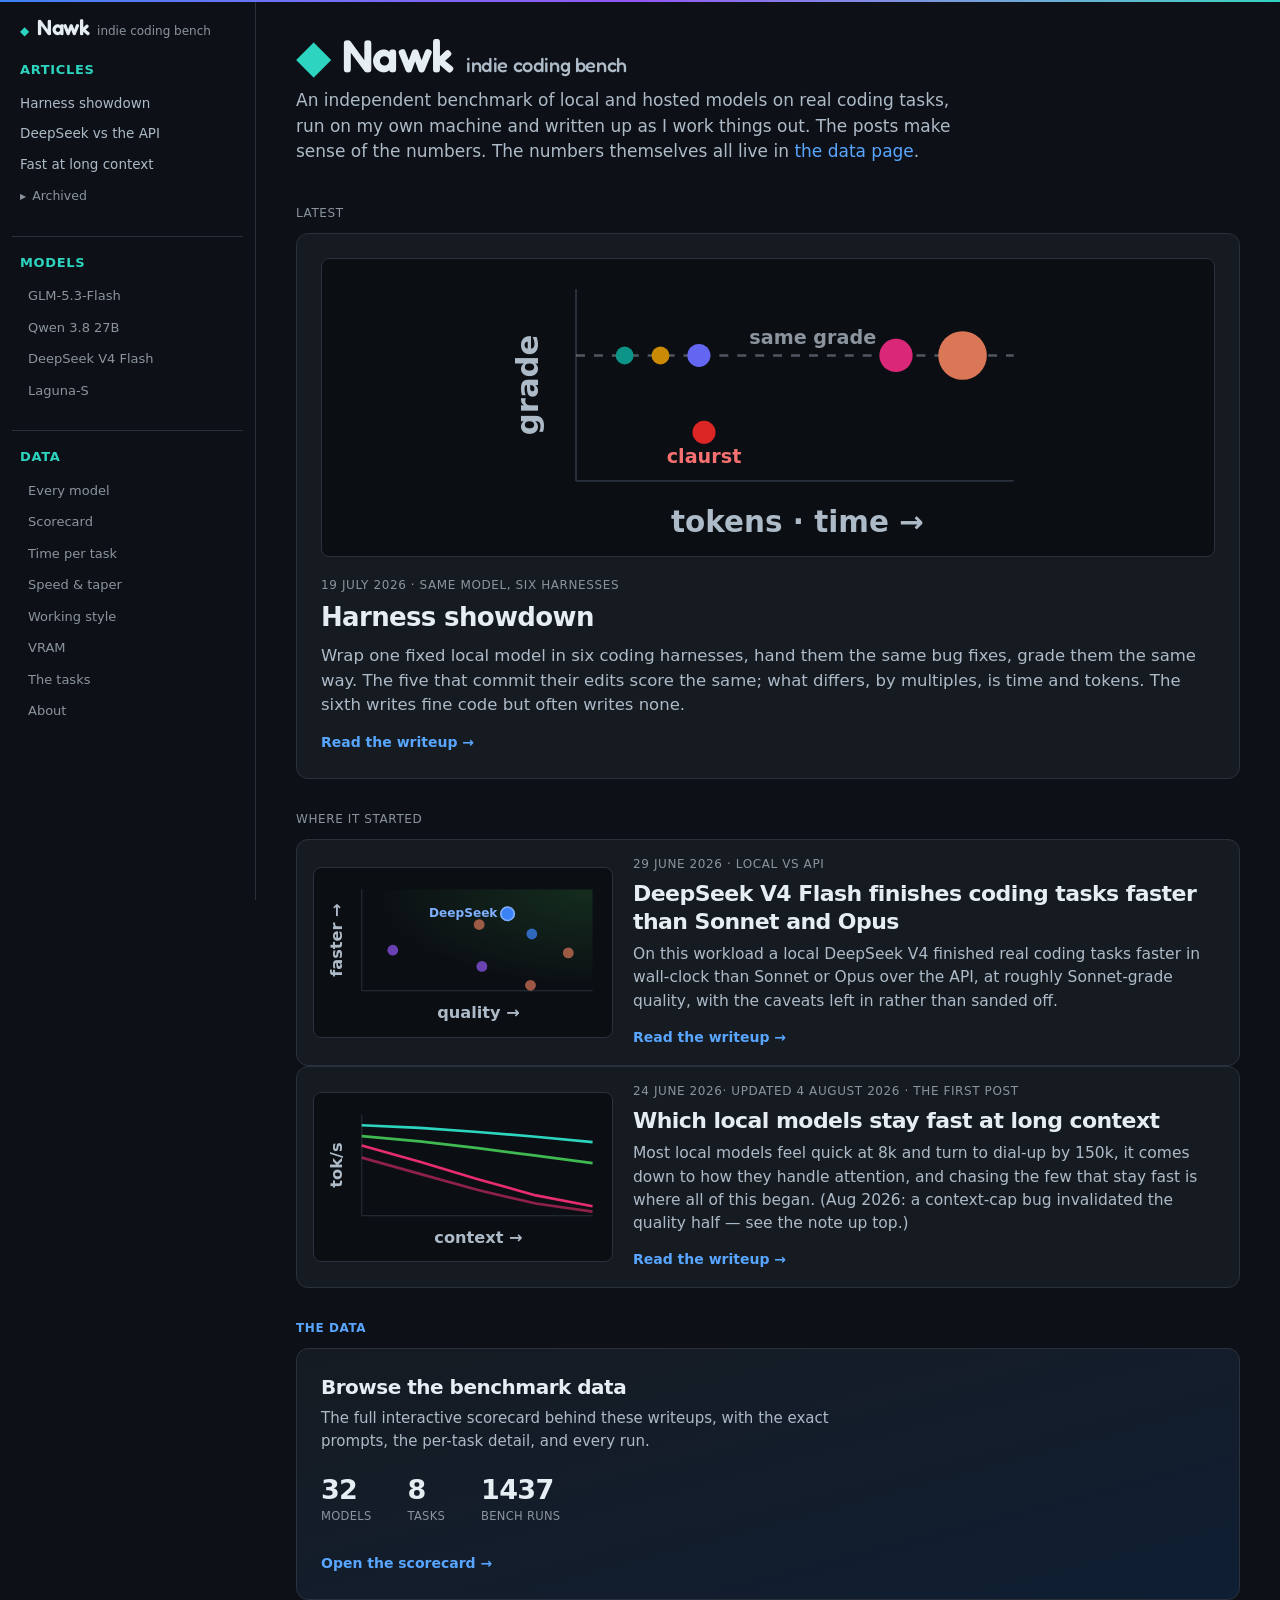
<file: index.html>
<!doctype html>
<html lang="en">
	<head>
		<meta charset="utf-8" />
		<meta name="viewport" content="width=device-width, initial-scale=1" />
		<link rel="icon" href="./favicon.svg" type="image/svg+xml" />
		<meta name="text-scale" content="scale" />
		<link rel="preconnect" href="https://fonts.googleapis.com" />
		<link rel="preconnect" href="https://fonts.gstatic.com" crossorigin />
		<link
			href="https://fonts.googleapis.com/css2?family=Fredoka:wght@500;600;700&display=swap"
			rel="stylesheet"
		/>
		<link href="./_app/immutable/entry/start.z27eGyTx.js" rel="modulepreload">
		<link href="./_app/immutable/chunks/nmS6lXIh.js" rel="modulepreload">
		<link href="./_app/immutable/chunks/CGDh-eqo.js" rel="modulepreload">
		<link href="./_app/immutable/chunks/BuFlayix.js" rel="modulepreload">
		<link href="./_app/immutable/chunks/BRYCOdeH.js" rel="modulepreload">
		<link href="./_app/immutable/entry/app.mkICUVZP.js" rel="modulepreload">
		<link href="./_app/immutable/chunks/DYl5dUZ5.js" rel="modulepreload">
		<link href="./_app/immutable/chunks/xihTtKlq.js" rel="modulepreload">
		<link href="./_app/immutable/nodes/0.C5yoV6OF.js" rel="modulepreload">
		<link href="./_app/immutable/chunks/BAFhSMo1.js" rel="modulepreload">
		<link href="./_app/immutable/chunks/Cnff18jI.js" rel="modulepreload">
		<link href="./_app/immutable/chunks/w_KcW8IU.js" rel="modulepreload">
		<link href="./_app/immutable/nodes/2.Bm8AAm_j.js" rel="modulepreload">
		<link href="./_app/immutable/chunks/7vcmureJ.js" rel="modulepreload">
		<link href="./_app/immutable/chunks/ClzrDbfN.js" rel="modulepreload">
		<!--1uha8ag--><!----><title>Nawk - indie coding bench</title>
		<link href="./_app/immutable/assets/0.D4KlvYzY.css" rel="stylesheet">
	</head>
	<body data-sveltekit-preload-data="hover">
		<div style="display: contents"><!--[--><!--[0--><!--[--><div class="relative flex"><div class="pointer-events-none fixed inset-x-0 top-0 z-50 h-0.5 bg-gradient-to-r from-[#3B82F6] via-[#9257F5] to-brand"></div> <!--[-1--><!--]--> <aside class="sidebar border-r border-border bg-bg px-3 py-4 svelte-129hoe0"><a href="/" class="mb-5 flex items-baseline gap-2 px-2 text-fg no-underline"><span class="text-xs text-brand">◆</span> <span class="font-display text-[22px] font-semibold leading-none tracking-tight">Nawk</span> <span class="text-[12px] font-normal text-mut">indie coding bench</span></a> <p class="mb-2 mt-1 px-2 text-[13px] font-bold uppercase tracking-wider text-brand">Articles</p> <!--[--><a href="/articles/harness-showdown" class="block rounded-md px-2 py-1.5 text-[13.5px] leading-snug text-fgdim hover:bg-panel hover:text-fg svelte-129hoe0">Harness showdown</a><a href="/articles/local-vs-api" class="block rounded-md px-2 py-1.5 text-[13.5px] leading-snug text-fgdim hover:bg-panel hover:text-fg svelte-129hoe0">DeepSeek vs the API</a><a href="/articles/faster-local-model" class="block rounded-md px-2 py-1.5 text-[13.5px] leading-snug text-fgdim hover:bg-panel hover:text-fg svelte-129hoe0">Fast at long context</a><!--]--> <!--[0--><details class="group mt-0.5"><summary class="flex cursor-pointer list-none items-center gap-1.5 rounded-md px-2 py-1.5 text-[12.5px] text-mut hover:bg-panel hover:text-fgdim"><span class="text-[8px] transition-transform group-open:rotate-90">▶</span> Archived</summary> <!--[--><a href="/articles/harness-efficiency-not-quality" class="block rounded-md py-1.5 pl-6 pr-2 text-[12.5px] leading-snug text-mut hover:bg-panel hover:text-fg svelte-129hoe0">Efficiency, not quality</a><!--]--></details><!--]--> <a href="/models" class="mb-2 mt-6 block border-t border-border px-2 pt-4 text-[13px] font-bold uppercase tracking-wider text-brand hover:text-fg svelte-129hoe0">Models</a> <!--[--><a href="/models/glm-5-3-flash" class="block rounded-md px-2 py-1.5 pl-4 text-[13px] text-mut hover:bg-panel hover:text-fg svelte-129hoe0">GLM-5.3-Flash</a><a href="/models/qwen-3-8-27b" class="block rounded-md px-2 py-1.5 pl-4 text-[13px] text-mut hover:bg-panel hover:text-fg svelte-129hoe0">Qwen 3.8 27B</a><a href="/models/deepseek-v4-flash-0731" class="block rounded-md px-2 py-1.5 pl-4 text-[13px] text-mut hover:bg-panel hover:text-fg svelte-129hoe0">DeepSeek V4 Flash</a><a href="/models/laguna-s" class="block rounded-md px-2 py-1.5 pl-4 text-[13px] text-mut hover:bg-panel hover:text-fg svelte-129hoe0">Laguna-S</a><!--]--> <a href="/data" class="mb-2 mt-6 block border-t border-border px-2 pt-4 text-[13px] font-bold uppercase tracking-wider text-brand hover:text-fg">Data</a> <!--[--><a href="/data#models" class="block rounded-md px-2 py-1.5 pl-4 text-[13px] text-mut hover:bg-panel hover:text-fg svelte-129hoe0">Every model</a><a href="/data#scorecard" class="block rounded-md px-2 py-1.5 pl-4 text-[13px] text-mut hover:bg-panel hover:text-fg svelte-129hoe0">Scorecard</a><a href="/data#time" class="block rounded-md px-2 py-1.5 pl-4 text-[13px] text-mut hover:bg-panel hover:text-fg svelte-129hoe0">Time per task</a><a href="/data#speed" class="block rounded-md px-2 py-1.5 pl-4 text-[13px] text-mut hover:bg-panel hover:text-fg svelte-129hoe0">Speed &amp; taper</a><a href="/data#effort" class="block rounded-md px-2 py-1.5 pl-4 text-[13px] text-mut hover:bg-panel hover:text-fg svelte-129hoe0">Working style</a><a href="/data#vram" class="block rounded-md px-2 py-1.5 pl-4 text-[13px] text-mut hover:bg-panel hover:text-fg svelte-129hoe0">VRAM</a><a href="/data#tasks" class="block rounded-md px-2 py-1.5 pl-4 text-[13px] text-mut hover:bg-panel hover:text-fg svelte-129hoe0">The tasks</a><a href="/data#about" class="block rounded-md px-2 py-1.5 pl-4 text-[13px] text-mut hover:bg-panel hover:text-fg svelte-129hoe0">About</a><!--]--></aside><!----> <div class="flex min-h-screen min-w-0 flex-1 flex-col"><div class="sticky top-0 z-20 flex items-center gap-3 border-b border-border bg-bg/90 px-4 py-3 backdrop-blur md:hidden"><button aria-label="Open menu" class="flex flex-col gap-1 rounded-lg p-1.5 hover:bg-panel"><span class="h-0.5 w-5 rounded bg-fgdim"></span> <span class="h-0.5 w-5 rounded bg-fgdim"></span> <span class="h-0.5 w-5 rounded bg-fgdim"></span></button> <a href="/" class="flex items-baseline gap-1.5 text-sm font-bold tracking-tight text-fg no-underline"><span class="text-[10px] text-brand">◆</span>Nawk</a></div> <main class="mx-auto w-full max-w-5xl flex-1 px-4 py-8 md:px-10"><!--[--><section class="mb-10 max-w-2xl"><h1 class="mb-2 flex items-baseline gap-3 font-display tracking-tight"><span class="text-[46px] font-semibold leading-none"><span class="text-brand">◆</span> Nawk</span> <span class="text-[20px] font-medium text-fgdim">indie coding bench</span></h1> <p class="text-[17px] text-fgdim">An independent benchmark of local and hosted models on real coding tasks, run on my own machine
		and written up as I work things out. 		The posts make sense of the numbers. The numbers themselves all live in <a href="/data" class="text-acc hover:underline">the data page</a>.</p></section> <p class="mb-3 mt-6 text-xs uppercase tracking-wider text-mut">Latest</p> <article class="rounded-xl border border-border bg-panel p-6"><a href="/articles/harness-showdown" class="mb-5 flex items-center justify-center overflow-hidden rounded-lg border border-border bg-[#0b0e13] px-4 py-3 transition-colors hover:border-acc" aria-label="Harness showdown"><div class="w-full max-w-lg"><!--[2--><svg viewBox="0 0 400 214" class="block h-auto w-full" role="img" aria-label="same grade band, one harness falls out, very different cost"><line x1="50" y1="14" x2="50" y2="164" stroke="#2a313c" stroke-width="1.5"></line><line x1="50" y1="164" x2="392" y2="164" stroke="#2a313c" stroke-width="1.5"></line><line x1="50" y1="66" x2="392" y2="66" stroke="#8b949e" stroke-width="2" stroke-dasharray="7 7" stroke-opacity="0.55"></line><text x="235" y="57" fill="#8b949e" font-size="15" font-weight="600" text-anchor="middle">same grade</text><circle cx="88" cy="66" r="7" fill="#0D9488"></circle><circle cx="116" cy="66" r="7" fill="#CA8A04"></circle><circle cx="146" cy="66" r="9" fill="#6366F1"></circle><circle cx="300" cy="66" r="13" fill="#DB2777"></circle><circle cx="352" cy="66" r="19" fill="#D97757"></circle><circle cx="150" cy="126" r="9" fill="#DC2626"></circle><text x="150" y="150" fill="#F87171" font-size="15" font-weight="600" text-anchor="middle">claurst</text><text transform="rotate(-90 20 89)" x="20" y="89" fill="#adbac7" font-size="24" font-weight="600" text-anchor="middle">grade</text><text x="223" y="204" fill="#adbac7" font-size="23" font-weight="600" text-anchor="middle">tokens · time →</text></svg><!--]--><!----></div></a> <p class="mb-2 text-xs uppercase tracking-wider text-mut">19 July 2026 · same model, six harnesses</p> <h2 class="mb-2.5 text-[26px] font-semibold leading-tight tracking-tight"><a href="/articles/harness-showdown" class="text-fg hover:text-acc">Harness showdown</a></h2> <p class="mb-3 text-[16.5px] text-fgdim">Wrap one fixed local model in six coding harnesses, hand them the same bug fixes, grade them the same way. The five that commit their edits score the same; what differs, by multiples, is time and tokens. The sixth writes fine code but often writes none.</p> <a href="/articles/harness-showdown" class="text-sm font-semibold text-acc hover:underline">Read the writeup →</a></article> <p class="mb-3 mt-8 text-xs uppercase tracking-wider text-mut">Where it started</p> <!--[--><article class="grid grid-cols-1 items-center gap-5 rounded-xl border border-border bg-panel p-4 sm:grid-cols-[300px_1fr]"><a href="/articles/local-vs-api" class="flex items-center overflow-hidden rounded-lg border border-border bg-[#0b0e13] px-3.5 py-3 transition-colors hover:border-acc" aria-label="DeepSeek V4 Flash finishes coding tasks faster than Sonnet and Opus"><!--[0--><svg viewBox="0 0 400 214" class="block h-auto w-full" role="img" aria-label="quality vs speed"><defs><radialGradient id="tg-qs" cx="100%" cy="0%" r="140%"><stop offset="0%" stop-color="#3fb950" stop-opacity="0.18"></stop><stop offset="70%" stop-color="#3fb950" stop-opacity="0"></stop></radialGradient></defs><rect x="50" y="14" width="342" height="150" fill="url(#tg-qs)"></rect><line x1="50" y1="14" x2="50" y2="164" stroke="#2a313c" stroke-width="1.5"></line><line x1="50" y1="164" x2="392" y2="164" stroke="#2a313c" stroke-width="1.5"></line><circle cx="96" cy="104" r="8" fill="#9257F5" fill-opacity="0.7"></circle><circle cx="228" cy="128" r="8" fill="#9257F5" fill-opacity="0.7"></circle><circle cx="224" cy="66" r="8" fill="#D97757" fill-opacity="0.7"></circle><circle cx="300" cy="156" r="8" fill="#D97757" fill-opacity="0.7"></circle><circle cx="356" cy="108" r="8" fill="#D97757" fill-opacity="0.7"></circle><circle cx="302" cy="80" r="8" fill="#3B82F6" fill-opacity="0.75"></circle><circle cx="266" cy="50" r="10" fill="#3B82F6" stroke="#7FB0FF" stroke-width="2.5"></circle><text x="251" y="55" text-anchor="end" fill="#7FB0FF" font-size="18" font-weight="600">DeepSeek</text><text transform="rotate(-90 20 89)" x="20" y="89" fill="#adbac7" font-size="24" font-weight="600" text-anchor="middle">faster →</text><text x="223" y="204" fill="#adbac7" font-size="24" font-weight="600" text-anchor="middle">quality →</text></svg><!--]--><!----></a> <div><p class="mb-2 text-xs uppercase tracking-wider text-mut">29 June 2026<!--[-1--><!--]--> · local vs API</p> <h2 class="mb-2 text-[22px] font-semibold leading-tight tracking-tight"><a href="/articles/local-vs-api" class="text-fg hover:text-acc">DeepSeek V4 Flash finishes coding tasks faster than Sonnet and Opus</a></h2> <p class="mb-3 text-[15.5px] text-fgdim">On this workload a local DeepSeek V4 finished real coding tasks faster in wall-clock than Sonnet or Opus over the API, at roughly Sonnet-grade quality, with the caveats left in rather than sanded off.</p> <a href="/articles/local-vs-api" class="text-sm font-semibold text-acc hover:underline">Read the writeup →</a></div></article><article class="grid grid-cols-1 items-center gap-5 rounded-xl border border-border bg-panel p-4 sm:grid-cols-[300px_1fr]"><a href="/articles/faster-local-model" class="flex items-center overflow-hidden rounded-lg border border-border bg-[#0b0e13] px-3.5 py-3 transition-colors hover:border-acc" aria-label="Which local models stay fast at long context"><!--[1--><svg viewBox="0 0 400 214" class="block h-auto w-full" role="img" aria-label="decode speed vs context"><line x1="50" y1="14" x2="50" y2="164" stroke="#2a313c" stroke-width="1.5"></line><line x1="50" y1="164" x2="392" y2="164" stroke="#2a313c" stroke-width="1.5"></line><polyline points="50,30 136,34 222,40 308,47 392,55" fill="none" stroke="#2DD4BF" stroke-width="4"></polyline><polyline points="50,46 136,54 222,64 308,75 392,86" fill="none" stroke="#3FB950" stroke-width="4"></polyline><polyline points="50,60 136,84 222,110 308,134 392,150" fill="none" stroke="#E62E6E" stroke-width="4"></polyline><polyline points="50,78 136,102 222,126 308,146 392,158" fill="none" stroke="#E62E6E" stroke-width="4" stroke-opacity="0.6"></polyline><text transform="rotate(-90 20 89)" x="20" y="89" fill="#adbac7" font-size="24" font-weight="600" text-anchor="middle">tok/s</text><text x="223" y="204" fill="#adbac7" font-size="24" font-weight="600" text-anchor="middle">context →</text></svg><!--]--><!----></a> <div><p class="mb-2 text-xs uppercase tracking-wider text-mut">24 June 2026<!--[0-->· updated 4 August 2026<!--]--> · the first post</p> <h2 class="mb-2 text-[22px] font-semibold leading-tight tracking-tight"><a href="/articles/faster-local-model" class="text-fg hover:text-acc">Which local models stay fast at long context</a></h2> <p class="mb-3 text-[15.5px] text-fgdim">Most local models feel quick at 8k and turn to dial-up by 150k, it comes down to how they handle attention, and chasing the few that stay fast is where all of this began. (Aug 2026: a context-cap bug invalidated the quality half — see the note up top.)</p> <a href="/articles/faster-local-model" class="text-sm font-semibold text-acc hover:underline">Read the writeup →</a></div></article><!--]--> <p class="mb-3 mt-8 text-xs font-semibold uppercase tracking-wider text-acc">The data</p> <div class="rounded-xl border border-border bg-gradient-to-br from-panel to-[#0f1e33] p-6 transition-colors hover:border-acc"><h3 class="mb-1.5 text-xl font-semibold tracking-tight"><a href="/data" class="text-fg hover:text-acc">Browse the benchmark data</a></h3> <p class="mb-6 max-w-[60ch] text-[15px] text-fgdim">The full interactive scorecard behind these writeups, with the exact prompts, the per-task
		detail, and every run.</p> <div class="mb-6 flex flex-wrap gap-9"><!--[--><div><b class="block text-[27px] font-semibold leading-none tracking-tight text-fg tabular-nums">32</b> <span class="text-[11.5px] uppercase tracking-wide text-mut">models</span></div><div><b class="block text-[27px] font-semibold leading-none tracking-tight text-fg tabular-nums">8</b> <span class="text-[11.5px] uppercase tracking-wide text-mut">tasks</span></div><div><b class="block text-[27px] font-semibold leading-none tracking-tight text-fg tabular-nums">1437</b> <span class="text-[11.5px] uppercase tracking-wide text-mut">bench runs</span></div><!--]--></div> <a href="/data" class="text-sm font-semibold text-acc hover:underline">Open the scorecard →</a></div><!--]--><!----></main></div></div><!--]--><!--]--> <!--[-1--><!--]--><!--]-->
			<script type="application/json" data-sveltekit-fetched data-url="/data/scorecard.json">{"status":200,"statusText":"","headers":{},"body":"{\"meta\":{\"opus-5\":{\"disp\":\"Opus 5\",\"kind\":\"API ref\",\"compose\":null,\"hf\":null,\"dl\":\"claude -p --model claude-opus-5 (Claude Code as agent)\"},\"opus-4.8\":{\"disp\":\"Opus 4.8\",\"kind\":\"API ref\",\"compose\":null,\"hf\":null,\"dl\":\"claude -p --model claude-opus-4-8 (Claude Code as agent)\"},\"sonnet-4.5\":{\"disp\":\"Sonnet 4.5\",\"kind\":\"API ref\",\"compose\":null,\"hf\":null,\"dl\":\"claude -p --model claude-sonnet-4-5-20250929\"},\"sonnet-5\":{\"disp\":\"Sonnet 5\",\"kind\":\"API ref\",\"compose\":null,\"hf\":null,\"dl\":\"claude -p --model claude-sonnet-5\"},\"fable-5\":{\"disp\":\"Fable 5\",\"kind\":\"API ref\",\"compose\":null,\"hf\":null,\"dl\":\"claude -p --model claude-fable-5\"},\"deepseek-v4-flash\":{\"disp\":\"DeepSeek V4 Flash (Think High)\",\"kind\":\"vLLM b12x\",\"compose\":\"~/vllm/compose-DeepSeek-V4-Flash-b12x.yml\",\"hf\":\"deepseek-ai/DeepSeek-V4-Flash\",\"dl\":\"hf download deepseek-ai/DeepSeek-V4-Flash --local-dir ~/models/DeepSeek-V4-Flash\"},\"glm53-flash-mtpfixed\":{\"disp\":\"GLM-5.3-Flash\",\"kind\":\"SGLang SM120\",\"compose\":\"~/vllm/serve-GLM-5.3-Flash-ctx524K-conc4.sh\",\"hf\":\"ormandj/GLM-5.3-Flash-W4A16-NVFP4-K32-Experts-FP8-WO\",\"dl\":\"hf download ormandj/GLM-5.3-Flash-W4A16-NVFP4-K32-Experts-FP8-WO  # W4A16-NVFP4 experts + FP8 attention; needs ghcr.io/ormandj/sglang-glm53-flash-sm120:v0.4.3 (modelopt_mixed; upstream vLLM/SGLang do NOT load it)\"},\"deepseek-v4-flash-0731\":{\"disp\":\"DeepSeek V4 Flash 0731 (Think High)\",\"kind\":\"vLLM b12x\",\"compose\":\"~/vllm/compose-DeepSeek-V4-Flash-0731-b12x.yml\",\"hf\":\"deepseek-ai/DeepSeek-V4-Flash-0731\",\"dl\":\"hf download deepseek-ai/DeepSeek-V4-Flash-0731 --local-dir ~/models/DeepSeek-V4-Flash-0731\"},\"deepseek-v4-max\":{\"disp\":\"DeepSeek V4 Flash (Think Max)\",\"kind\":\"vLLM b12x\",\"compose\":\"~/vllm/compose-DeepSeek-V4-Flash-b12x-MAX.yml\",\"hf\":\"deepseek-ai/DeepSeek-V4-Flash\",\"dl\":\"(same weights as High; reasoning_effort=max)\"},\"qwen3.6-27b-int4\":{\"disp\":\"Qwen3.6 27B INT4\",\"kind\":\"vLLM\",\"compose\":\"~/vllm/compose-Qwen3.6-27B-AutoRound-INT4.yml\",\"hf\":\"Lorbus/Qwen3.6-27B-int4-AutoRound\",\"dl\":\"hf download Lorbus/Qwen3.6-27B-int4-AutoRound --local-dir ~/models/Qwen3.6-27B-AutoRound-INT4\"},\"qwen3.6-35b-awq\":{\"disp\":\"Qwen3.6 35B A3B AWQ\",\"kind\":\"vLLM\",\"compose\":\"~/vllm/compose-Qwen3.6-35B-A3B-AWQ.yml\",\"hf\":\"QuantTrio/Qwen3.6-35B-A3B-AWQ\",\"dl\":\"hf download QuantTrio/Qwen3.6-35B-A3B-AWQ --local-dir ~/models/Qwen3.6-35B-A3B-AWQ\"},\"qwen3.6-35b-fp8-mtp\":{\"disp\":\"Qwen3.6 35B A3B\",\"kind\":\"vLLM\",\"compose\":\"~/vllm/compose-Qwen3.6-35B-A3B-FP8-MTP.yml\",\"hf\":\"Qwen/Qwen3.6-35B-A3B-FP8\",\"dl\":\"hf download Qwen/Qwen3.6-35B-A3B-FP8 --local-dir ~/models/Qwen3.6-35B-A3B-FP8\"},\"ornith-35b\":{\"disp\":\"Ornith-1.0-35B\",\"kind\":\"vLLM\",\"compose\":\"~/vllm/compose-Ornith-1.0-35B-FP8.yml\",\"hf\":\"deepreinforce-ai/Ornith-1.0-35B-FP8\",\"dl\":\"hf download deepreinforce-ai/Ornith-1.0-35B-FP8 --local-dir ~/models/Ornith-1.0-35B-FP8\"},\"laguna-thinking\":{\"disp\":\"Laguna S 2.1 NVFP4\",\"kind\":\"vLLM\",\"compose\":\"~/vllm/compose-Laguna-S-2.1-NVFP4-thinking.yml\",\"hf\":\"poolside/Laguna-S-2.1-NVFP4\",\"dl\":\"hf download poolside/Laguna-S-2.1-NVFP4 --local-dir ~/models/Laguna-S-2.1-NVFP4\"},\"nemotron-3.5-lightning\":{\"disp\":\"Nemotron 3.5 Lightning (prelim n=2)\",\"kind\":\"vLLM\",\"compose\":\"~/vllm/compose-Nemotron-3.5-Lightning-BF16.yml\",\"hf\":\"nvidia/Nemotron-3.5-Lightning-30B-A3B (BF16)\",\"dl\":\"hf download nvidia/Nemotron-3.5-Lightning-30B-A3B --local-dir ~/models/Nemotron-3.5-Lightning-30B-A3B-BF16\"},\"deepseek-v4-flash-preview\":{\"disp\":\"DeepSeek V4 Flash preview (Think High)\",\"kind\":\"vLLM b12x\",\"compose\":\"~/vllm/compose-DeepSeek-V4-Flash-preview-hdd.yml\",\"hf\":\"deepseek-ai/DeepSeek-V4-Flash (2026-06 preview)\",\"dl\":\"(archived to /mnt/8TB/models2/DeepSeek-V4-Flash)\"},\"qwen3.6-27b-int4-fixedtmpl\":{\"disp\":\"Qwen3.6 27B INT4\",\"kind\":\"vLLM\",\"compose\":\"~/vllm/compose-Qwen3.6-27B-AutoRound-INT4-fixedtmpl-tp2.yml\",\"hf\":\"Lorbus/Qwen3.6-27B-int4-AutoRound + froggeric v22 chat template\",\"dl\":\"hf download Lorbus/Qwen3.6-27B-int4-AutoRound --local-dir ~/models/Qwen3.6-27B-AutoRound-INT4\"},\"laguna-aug2026\":{\"disp\":\"Laguna S 2.1 NVFP4 (Aug 2026)\",\"kind\":\"vLLM\",\"compose\":\"~/vllm/compose-Laguna-S-2.1-NVFP4-aug2026.yml\",\"hf\":\"poolside/Laguna-S-2.1-NVFP4 (Aug-2026)\",\"dl\":\"(models2 archive)\"},\"qwen3.8-27b-fp8-medium\":{\"disp\":\"Qwen3.8 27B FP8 (medium)\",\"kind\":\"vLLM nightly\",\"compose\":\"~/vllm/compose-Qwen3.8-27B-FP8-medium.yml\",\"hf\":\"Qwen/Qwen3.8-27B-FP8 + froggeric v22 medium template\",\"dl\":\"hf download Qwen/Qwen3.8-27B-FP8 --local-dir ~/models/Qwen3.8-27B-FP8\"},\"qwen3.6-27b-nvfp4-medium\":{\"disp\":\"Qwen3.6 27B\",\"kind\":\"vLLM nightly\",\"compose\":\"~/vllm/compose-Qwen3.6-27B-NVFP4-medium.yml\",\"hf\":\"unsloth/Qwen3.6-27B-NVFP4 + froggeric v22 medium template\",\"dl\":\"hf download unsloth/Qwen3.6-27B-NVFP4 --local-dir ~/models/Qwen3.6-27B-NVFP4\"},\"qwen3.8-27b-nvfp4-medium\":{\"disp\":\"Qwen3.8 27B\",\"kind\":\"vLLM nightly\",\"compose\":\"~/vllm/compose-Qwen3.8-27B-NVFP4-medium.yml\",\"hf\":\"Qwen/Qwen3.8-27B-NVFP4 (native FP4, FlashInfer) + froggeric v22 medium template\",\"dl\":\"hf download Qwen/Qwen3.8-27B-NVFP4 --local-dir ~/models/Qwen3.8-27B-NVFP4\"}},\"order\":[\"opus-5\",\"opus-4.8\",\"fable-5\",\"sonnet-5\",\"deepseek-v4-flash\",\"deepseek-v4-flash-0731\",\"glm53-flash-mtpfixed\",\"deepseek-v4-flash-preview\",\"laguna-thinking\",\"laguna-aug2026\",\"qwen3.6-35b-fp8-mtp\",\"qwen3.8-27b-fp8-medium\",\"qwen3.8-27b-nvfp4-medium\",\"qwen3.6-27b-nvfp4-medium\",\"qwen3.6-35b-awq\",\"nemotron-3.5-lightning\",\"qwen3.6-27b-int4-fixedtmpl\",\"qwen3.6-27b-int4\",\"deepseek-v4-max\",\"sonnet-4.5\"],\"tasks\":[\"cand-01\",\"cand-02\",\"cand-03\",\"cand-04\",\"cand-05\",\"cand-06\",\"cand-07\",\"cand-08\"],\"weights\":{\"glm53-flash-mtpfixed\":178,\"deepseek-v4-flash\":150,\"deepseek-v4-flash-0731\":167,\"deepseek-v4-max\":150,\"qwen3.6-27b-int4\":18,\"qwen3.6-35b-awq\":25,\"ornith-35b\":36,\"laguna-thinking\":67,\"qwen3.6-35b-fp8-mtp\":35,\"nemotron-3.5-lightning\":62,\"deepseek-v4-flash-preview\":150,\"qwen3.6-27b-int4-fixedtmpl\":18,\"laguna-aug2026\":93,\"qwen3.8-27b-fp8-medium\":31,\"qwen3.6-27b-nvfp4-medium\":23,\"qwen3.8-27b-nvfp4-medium\":23},\"disc\":[\"cand-01\",\"cand-02\",\"cand-03\",\"cand-05\",\"cand-06\",\"cand-08\"],\"pub\":true,\"sections\":[{\"id\":\"score\",\"label\":\"Scorecard\",\"group\":\"Results\"},{\"id\":\"models\",\"label\":\"Models\",\"group\":\"Results\"},{\"id\":\"speed\",\"label\":\"Speed\",\"group\":\"Results\"},{\"id\":\"corr\",\"label\":\"Time per task\",\"group\":\"Results\"},{\"id\":\"tokens\",\"label\":\"Effort\",\"group\":\"Results\"},{\"id\":\"vram\",\"label\":\"VRAM\",\"group\":\"Results\"},{\"id\":\"tasks\",\"label\":\"The tasks\",\"group\":\"Method\"},{\"id\":\"repro\",\"label\":\"Reproducibility\",\"group\":\"Method\"},{\"id\":\"coverage\",\"label\":\"Coverage\",\"group\":\"Method\"},{\"id\":\"about\",\"label\":\"About\",\"group\":\"Method\"}],\"short\":{\"glm53-flash-mtpfixed\":\"GLM-5.3-Flash\",\"opus-5\":\"Opus 5\",\"opus-4.8\":\"Opus 4.8\",\"sonnet-4.5\":\"Sonnet 4.5\",\"sonnet-5\":\"Sonnet 5\",\"fable-5\":\"Fable 5\",\"deepseek-v4-flash\":\"DS V4 High\",\"deepseek-v4-flash-0731\":\"DS V4 0731\",\"deepseek-v4-max\":\"DS V4 Max\",\"qwen3.6-27b-int4\":\"Qwen3.6 27B INT4\",\"qwen3.6-35b-awq\":\"Qwen3.6 35B AWQ\",\"ornith-35b\":\"Ornith 35B\",\"laguna-thinking\":\"Laguna S\",\"qwen3.6-35b-fp8-mtp\":\"Qwen3.6 35B\",\"nemotron-3.5-lightning\":\"Nemotron 3.5\",\"deepseek-v4-flash-preview\":\"DS V4 preview\",\"qwen3.6-27b-int4-fixedtmpl\":\"Qwen3.6 27B\",\"laguna-aug2026\":\"Laguna S Aug\",\"qwen3.8-27b-fp8-medium\":\"Qwen3.8 27B\",\"qwen3.6-27b-nvfp4-medium\":\"Qwen3.6 27B\",\"qwen3.8-27b-nvfp4-medium\":\"Qwen3.8 27B\"},\"experimental\":[],\"archived\":[\"fable-5\",\"deepseek-v4-flash\",\"deepseek-v4-max\",\"qwen3.6-35b-awq\",\"qwen3.6-27b-int4\",\"laguna-aug2026\",\"nemotron-3.5-lightning\",\"qwen3.8-27b-fp8-medium\",\"qwen3.6-27b-int4-fixedtmpl\"],\"scorecard\":{\"opus-5\":{\"tasks\":{\"cand-01\":{\"tiers\":[\"gold\",\"silver\",\"gold\"],\"best\":\"gold\",\"n\":3,\"avg_wall\":337},\"cand-02\":{\"tiers\":[\"gold\",\"gold\",\"gold\",\"gold\",\"gold\",\"gold\",\"gold\",\"gold\"],\"best\":\"gold\",\"n\":8,\"avg_wall\":220},\"cand-03\":{\"tiers\":[\"silver\",\"silver\",\"fail\",\"gold\",\"gold\",\"fail\",\"silver\",\"gold\"],\"best\":\"gold\",\"n\":8,\"avg_wall\":656},\"cand-04\":{\"tiers\":[\"gold\",\"gold\",\"gold\"],\"best\":\"gold\",\"n\":3,\"avg_wall\":109},\"cand-05\":{\"tiers\":[\"gold\",\"gold\",\"gold\"],\"best\":\"gold\",\"n\":3,\"avg_wall\":137},\"cand-06\":{\"tiers\":[\"gold\",\"gold\",\"gold\",\"silver\",\"silver\",\"silver\",\"gold\",\"silver\"],\"best\":\"gold\",\"n\":8,\"avg_wall\":709},\"cand-07\":{\"tiers\":[\"gold\",\"gold\",\"gold\"],\"best\":\"gold\",\"n\":3,\"avg_wall\":111},\"cand-08\":{\"tiers\":[\"gold\",\"gold\",\"gold\",\"gold\",\"gold\",\"gold\",\"gold\",\"gold\"],\"best\":\"gold\",\"n\":8,\"avg_wall\":463}},\"tally\":{\"gold\":8},\"avg_wall\":343},\"opus-4.8\":{\"tasks\":{\"cand-01\":{\"tiers\":[\"silver\",\"silver\",\"silver\"],\"best\":\"silver\",\"n\":3,\"avg_wall\":465},\"cand-02\":{\"tiers\":[\"gold\",\"gold\",\"gold\",\"gold\",\"gold\",\"gold\",\"gold\",\"gold\"],\"best\":\"gold\",\"n\":8,\"avg_wall\":263},\"cand-03\":{\"tiers\":[\"gold\",\"gold\",\"gold\",\"silver\",\"gold\",\"gold\",\"gold\",\"gold\"],\"best\":\"gold\",\"n\":8,\"avg_wall\":177},\"cand-04\":{\"tiers\":[\"gold\",\"gold\",\"gold\"],\"best\":\"gold\",\"n\":3,\"avg_wall\":100},\"cand-05\":{\"tiers\":[\"gold\",\"gold\",\"gold\"],\"best\":\"gold\",\"n\":3,\"avg_wall\":126},\"cand-06\":{\"tiers\":[\"gold\",\"fail\",\"fail\",\"silver\",\"fail\",\"fail\",\"gold\",\"silver\"],\"best\":\"gold\",\"n\":8,\"avg_wall\":756},\"cand-07\":{\"tiers\":[\"gold\",\"gold\",\"gold\"],\"best\":\"gold\",\"n\":3,\"avg_wall\":204},\"cand-08\":{\"tiers\":[\"gold\",\"gold\",\"gold\",\"gold\",\"gold\",\"gold\",\"gold\",\"gold\"],\"best\":\"gold\",\"n\":8,\"avg_wall\":371}},\"tally\":{\"silver\":1,\"gold\":7},\"avg_wall\":308},\"fable-5\":{\"tasks\":{\"cand-01\":{\"tiers\":[\"silver\",\"silver\",\"gold\"],\"best\":\"gold\",\"n\":3,\"avg_wall\":280},\"cand-02\":{\"tiers\":[\"gold\",\"gold\",\"gold\"],\"best\":\"gold\",\"n\":3,\"avg_wall\":232},\"cand-03\":{\"tiers\":[\"gold\",\"silver\",\"fail\"],\"best\":\"gold\",\"n\":3,\"avg_wall\":65},\"cand-04\":{\"tiers\":[\"gold\"],\"best\":\"gold\",\"n\":1,\"avg_wall\":92},\"cand-05\":{\"tiers\":[\"gold\",\"gold\",\"gold\"],\"best\":\"gold\",\"n\":3,\"avg_wall\":203},\"cand-06\":{\"tiers\":[\"silver\",\"silver\"],\"best\":\"silver\",\"n\":2,\"avg_wall\":197},\"cand-07\":{\"tiers\":[\"gold\"],\"best\":\"gold\",\"n\":1,\"avg_wall\":146},\"cand-08\":{\"tiers\":[\"gold\",\"gold\",\"gold\"],\"best\":\"gold\",\"n\":3,\"avg_wall\":377}},\"tally\":{\"gold\":7,\"silver\":1},\"avg_wall\":199},\"sonnet-5\":{\"tasks\":{\"cand-01\":{\"tiers\":[\"fail\",\"gold\",\"gold\"],\"best\":\"gold\",\"n\":3,\"avg_wall\":522},\"cand-02\":{\"tiers\":[\"gold\",\"gold\",\"silver\"],\"best\":\"gold\",\"n\":3,\"avg_wall\":314},\"cand-03\":{\"tiers\":[\"silver\",\"fail\",\"fail\"],\"best\":\"silver\",\"n\":3,\"avg_wall\":900},\"cand-04\":{\"tiers\":[\"gold\",\"gold\",\"gold\"],\"best\":\"gold\",\"n\":3,\"avg_wall\":91},\"cand-05\":{\"tiers\":[\"gold\",\"gold\",\"gold\"],\"best\":\"gold\",\"n\":3,\"avg_wall\":233},\"cand-06\":{\"tiers\":[\"silver\",\"silver\",\"silver\"],\"best\":\"silver\",\"n\":3,\"avg_wall\":724},\"cand-07\":{\"tiers\":[\"gold\",\"gold\",\"gold\"],\"best\":\"gold\",\"n\":3,\"avg_wall\":213},\"cand-08\":{\"tiers\":[\"gold\",\"gold\",\"gold\"],\"best\":\"gold\",\"n\":3,\"avg_wall\":622}},\"tally\":{\"gold\":6,\"silver\":2},\"avg_wall\":452},\"deepseek-v4-flash\":{\"tasks\":{\"cand-01\":{\"tiers\":[\"core\",\"core\",\"silver\"],\"best\":\"silver\",\"n\":3,\"avg_wall\":147},\"cand-02\":{\"tiers\":[\"gold\",\"fail\",\"gold\",\"silver\",\"silver\",\"gold\",\"gold\",\"gold\",\"silver\"],\"best\":\"gold\",\"n\":9,\"avg_wall\":150},\"cand-03\":{\"tiers\":[\"gold\",\"gold\",\"silver\",\"core\",\"gold\",\"gold\",\"gold\",\"core\",\"silver\",\"silver\",\"gold\",\"silver\",\"gold\",\"core\",\"gold\"],\"best\":\"gold\",\"n\":15,\"avg_wall\":92},\"cand-04\":{\"tiers\":[\"gold\",\"gold\",\"gold\",\"gold\",\"gold\",\"gold\",\"gold\",\"gold\"],\"best\":\"gold\",\"n\":8,\"avg_wall\":57},\"cand-05\":{\"tiers\":[\"silver\",\"gold\",\"silver\",\"gold\",\"fail\",\"gold\",\"gold\",\"gold\"],\"best\":\"gold\",\"n\":8,\"avg_wall\":67},\"cand-06\":{\"tiers\":[\"fail\",\"fail\",\"silver\",\"silver\",\"fail\",\"fail\",\"fail\",\"fail\",\"silver\"],\"best\":\"silver\",\"n\":9,\"avg_wall\":617},\"cand-07\":{\"tiers\":[\"gold\",\"gold\",\"gold\",\"gold\",\"silver\",\"gold\",\"gold\"],\"best\":\"gold\",\"n\":7,\"avg_wall\":114},\"cand-08\":{\"tiers\":[\"gold\",\"gold\",\"gold\",\"gold\",\"gold\",\"gold\",\"gold\",\"gold\"],\"best\":\"gold\",\"n\":8,\"avg_wall\":156}},\"tally\":{\"silver\":2,\"gold\":6},\"avg_wall\":175},\"deepseek-v4-flash-0731\":{\"tasks\":{\"cand-01\":{\"tiers\":[\"gold\",\"core\",\"core\"],\"best\":\"gold\",\"n\":3,\"avg_wall\":282},\"cand-02\":{\"tiers\":[\"gold\",\"gold\",\"gold\",\"gold\",\"gold\",\"gold\",\"gold\",\"gold\"],\"best\":\"gold\",\"n\":8,\"avg_wall\":136},\"cand-03\":{\"tiers\":[\"silver\",\"silver\",\"core\",\"core\",\"gold\",\"silver\",\"silver\",\"silver\"],\"best\":\"gold\",\"n\":8,\"avg_wall\":247},\"cand-04\":{\"tiers\":[\"gold\",\"gold\",\"gold\"],\"best\":\"gold\",\"n\":3,\"avg_wall\":65},\"cand-05\":{\"tiers\":[\"gold\",\"gold\",\"gold\"],\"best\":\"gold\",\"n\":3,\"avg_wall\":93},\"cand-06\":{\"tiers\":[\"silver\",\"silver\",\"silver\",\"gold\",\"silver\",\"silver\",\"silver\",\"silver\"],\"best\":\"gold\",\"n\":8,\"avg_wall\":450},\"cand-07\":{\"tiers\":[\"gold\",\"gold\",\"gold\"],\"best\":\"gold\",\"n\":3,\"avg_wall\":117},\"cand-08\":{\"tiers\":[\"gold\",\"gold\",\"gold\",\"gold\",\"gold\",\"gold\",\"gold\",\"gold\"],\"best\":\"gold\",\"n\":8,\"avg_wall\":148}},\"tally\":{\"gold\":8},\"avg_wall\":192},\"glm53-flash-mtpfixed\":{\"tasks\":{\"cand-01\":{\"tiers\":[\"silver\",\"gold\",\"silver\",\"gold\",\"gold\",\"gold\",\"gold\",\"silver\"],\"best\":\"gold\",\"n\":8,\"avg_wall\":662},\"cand-02\":{\"tiers\":[\"gold\",\"gold\",\"gold\",\"gold\",\"gold\",\"gold\",\"gold\",\"gold\"],\"best\":\"gold\",\"n\":8,\"avg_wall\":367},\"cand-03\":{\"tiers\":[\"silver\",\"gold\",\"silver\",\"silver\",\"fail\",\"core\",\"silver\",\"silver\"],\"best\":\"gold\",\"n\":8,\"avg_wall\":1127},\"cand-04\":{\"tiers\":[\"gold\",\"gold\",\"gold\",\"gold\",\"gold\",\"gold\",\"gold\",\"gold\"],\"best\":\"gold\",\"n\":8,\"avg_wall\":88},\"cand-05\":{\"tiers\":[\"gold\",\"gold\",\"gold\",\"gold\",\"gold\",\"gold\",\"gold\",\"gold\"],\"best\":\"gold\",\"n\":8,\"avg_wall\":217},\"cand-06\":{\"tiers\":[\"silver\",\"silver\",\"silver\",\"gold\",\"silver\",\"gold\",\"gold\",\"gold\"],\"best\":\"gold\",\"n\":8,\"avg_wall\":1150},\"cand-07\":{\"tiers\":[\"gold\",\"gold\",\"gold\",\"gold\",\"gold\",\"gold\",\"gold\",\"gold\"],\"best\":\"gold\",\"n\":8,\"avg_wall\":193},\"cand-08\":{\"tiers\":[\"gold\",\"gold\",\"silver\",\"gold\",\"gold\",\"gold\",\"gold\",\"silver\"],\"best\":\"gold\",\"n\":8,\"avg_wall\":457}},\"tally\":{\"gold\":8},\"avg_wall\":533},\"deepseek-v4-flash-preview\":{\"tasks\":{\"cand-01\":{\"tiers\":[\"gold\",\"silver\",\"silver\",\"silver\",\"silver\",\"silver\",\"fail\",\"silver\",\"fail\",\"core\",\"silver\",\"core\",\"silver\",\"core\",\"silver\",\"core\"],\"best\":\"gold\",\"n\":16,\"avg_wall\":334},\"cand-02\":{\"tiers\":[\"silver\",\"silver\",\"silver\",\"silver\",\"silver\",\"gold\",\"gold\",\"gold\",\"gold\",\"silver\",\"gold\",\"silver\",\"gold\",\"gold\",\"silver\",\"silver\"],\"best\":\"gold\",\"n\":16,\"avg_wall\":248},\"cand-03\":{\"tiers\":[\"gold\",\"core\",\"gold\",\"silver\",\"gold\",\"gold\",\"gold\",\"gold\",\"silver\",\"gold\",\"gold\",\"gold\",\"silver\",\"gold\",\"gold\",\"silver\"],\"best\":\"gold\",\"n\":16,\"avg_wall\":175},\"cand-04\":{\"tiers\":[\"gold\",\"gold\",\"gold\",\"gold\",\"gold\",\"gold\",\"gold\",\"gold\",\"gold\",\"gold\",\"gold\",\"gold\",\"gold\",\"gold\",\"gold\",\"gold\"],\"best\":\"gold\",\"n\":16,\"avg_wall\":69},\"cand-05\":{\"tiers\":[\"gold\",\"gold\",\"silver\",\"gold\",\"gold\",\"gold\",\"gold\",\"gold\",\"gold\",\"silver\",\"gold\",\"gold\",\"gold\",\"gold\",\"gold\",\"silver\"],\"best\":\"gold\",\"n\":16,\"avg_wall\":144},\"cand-06\":{\"tiers\":[\"fail\",\"fail\",\"fail\",\"fail\",\"fail\",\"fail\",\"fail\",\"fail\",\"fail\",\"fail\",\"fail\",\"fail\",\"fail\",\"fail\",\"silver\",\"fail\"],\"best\":\"silver\",\"n\":16,\"avg_wall\":733},\"cand-07\":{\"tiers\":[\"gold\",\"gold\",\"gold\",\"gold\",\"gold\",\"gold\",\"gold\",\"gold\",\"gold\",\"gold\",\"gold\",\"gold\",\"gold\",\"gold\",\"fail\",\"fail\"],\"best\":\"gold\",\"n\":16,\"avg_wall\":219},\"cand-08\":{\"tiers\":[\"gold\",\"gold\",\"gold\",\"silver\",\"gold\",\"gold\",\"gold\",\"gold\",\"silver\",\"gold\",\"gold\",\"gold\",\"gold\",\"gold\",\"gold\",\"gold\"],\"best\":\"gold\",\"n\":16,\"avg_wall\":276}},\"tally\":{\"gold\":7,\"silver\":1},\"avg_wall\":275},\"laguna-thinking\":{\"tasks\":{\"cand-01\":{\"tiers\":[\"core\",\"silver\",\"silver\"],\"best\":\"silver\",\"n\":3,\"avg_wall\":295},\"cand-02\":{\"tiers\":[\"gold\",\"gold\",\"gold\"],\"best\":\"gold\",\"n\":3,\"avg_wall\":282},\"cand-03\":{\"tiers\":[\"silver\",\"gold\",\"silver\"],\"best\":\"gold\",\"n\":3,\"avg_wall\":98},\"cand-04\":{\"tiers\":[\"gold\",\"gold\",\"gold\"],\"best\":\"gold\",\"n\":3,\"avg_wall\":89},\"cand-05\":{\"tiers\":[\"gold\",\"gold\",\"silver\"],\"best\":\"gold\",\"n\":3,\"avg_wall\":116},\"cand-06\":{\"tiers\":[\"silver\",\"fail\",\"core\"],\"best\":\"silver\",\"n\":3,\"avg_wall\":782},\"cand-07\":{\"tiers\":[\"gold\",\"gold\",\"gold\"],\"best\":\"gold\",\"n\":3,\"avg_wall\":603},\"cand-08\":{\"tiers\":[\"gold\",\"gold\",\"gold\"],\"best\":\"gold\",\"n\":3,\"avg_wall\":203}},\"tally\":{\"silver\":2,\"gold\":6},\"avg_wall\":308},\"laguna-aug2026\":{\"tasks\":{\"cand-01\":{\"tiers\":[],\"best\":null,\"n\":0,\"avg_wall\":null},\"cand-02\":{\"tiers\":[\"gold\",\"gold\",\"gold\"],\"best\":\"gold\",\"n\":3,\"avg_wall\":637},\"cand-03\":{\"tiers\":[\"gold\",\"silver\",\"gold\"],\"best\":\"gold\",\"n\":3,\"avg_wall\":142},\"cand-04\":{\"tiers\":[],\"best\":null,\"n\":0,\"avg_wall\":null},\"cand-05\":{\"tiers\":[],\"best\":null,\"n\":0,\"avg_wall\":null},\"cand-06\":{\"tiers\":[\"core\",\"fail\",\"fail\"],\"best\":\"core\",\"n\":3,\"avg_wall\":999},\"cand-07\":{\"tiers\":[],\"best\":null,\"n\":0,\"avg_wall\":null},\"cand-08\":{\"tiers\":[\"gold\",\"gold\",\"gold\"],\"best\":\"gold\",\"n\":3,\"avg_wall\":384}},\"tally\":{\"gold\":3,\"core\":1},\"avg_wall\":540},\"qwen3.6-35b-fp8-mtp\":{\"tasks\":{\"cand-01\":{\"tiers\":[\"core\",\"core\",\"core\",\"core\",\"core\",\"core\",\"core\",\"core\",\"core\",\"core\",\"core\",\"core\",\"core\",\"core\",\"core\",\"fail\"],\"best\":\"core\",\"n\":16,\"avg_wall\":611},\"cand-02\":{\"tiers\":[\"gold\",\"gold\",\"gold\",\"gold\",\"gold\",\"fail\",\"gold\",\"gold\",\"gold\",\"gold\",\"gold\",\"gold\",\"silver\",\"fail\",\"fail\",\"gold\"],\"best\":\"gold\",\"n\":16,\"avg_wall\":667},\"cand-03\":{\"tiers\":[\"silver\",\"silver\",\"silver\",\"silver\",\"silver\",\"silver\",\"silver\",\"silver\",\"silver\",\"silver\",\"silver\",\"silver\",\"silver\",\"silver\",\"silver\",\"silver\"],\"best\":\"silver\",\"n\":16,\"avg_wall\":403},\"cand-04\":{\"tiers\":[\"silver\",\"silver\",\"core\",\"silver\",\"silver\",\"silver\",\"core\",\"core\",\"silver\",\"silver\",\"fail\",\"gold\",\"gold\",\"silver\",\"fail\",\"core\"],\"best\":\"gold\",\"n\":16,\"avg_wall\":190},\"cand-05\":{\"tiers\":[\"silver\",\"silver\",\"silver\",\"silver\",\"silver\",\"silver\",\"silver\",\"gold\",\"silver\",\"silver\",\"gold\",\"silver\",\"silver\",\"silver\",\"silver\",\"silver\"],\"best\":\"gold\",\"n\":16,\"avg_wall\":483},\"cand-06\":{\"tiers\":[\"silver\",\"silver\",\"fail\",\"silver\",\"fail\",\"silver\",\"fail\",\"fail\",\"fail\",\"fail\",\"silver\",\"fail\",\"fail\",\"silver\",\"silver\",\"silver\"],\"best\":\"silver\",\"n\":16,\"avg_wall\":551},\"cand-07\":{\"tiers\":[\"gold\",\"gold\",\"gold\",\"gold\",\"gold\",\"gold\",\"gold\",\"gold\",\"gold\",\"gold\",\"silver\",\"gold\",\"gold\",\"gold\",\"gold\",\"gold\"],\"best\":\"gold\",\"n\":16,\"avg_wall\":731},\"cand-08\":{\"tiers\":[\"gold\",\"gold\",\"gold\",\"gold\",\"gold\",\"gold\",\"gold\",\"gold\",\"gold\",\"gold\",\"silver\",\"gold\",\"gold\",\"gold\",\"gold\",\"gold\"],\"best\":\"gold\",\"n\":16,\"avg_wall\":281}},\"tally\":{\"core\":1,\"gold\":5,\"silver\":2},\"avg_wall\":490},\"qwen3.8-27b-fp8-medium\":{\"tasks\":{\"cand-01\":{\"tiers\":[\"silver\",\"gold\",\"core\",\"core\",\"gold\",\"silver\",\"gold\"],\"best\":\"gold\",\"n\":7,\"avg_wall\":2176},\"cand-02\":{\"tiers\":[\"gold\",\"gold\",\"gold\",\"gold\",\"gold\",\"gold\",\"gold\",\"gold\"],\"best\":\"gold\",\"n\":8,\"avg_wall\":1066},\"cand-03\":{\"tiers\":[\"silver\",\"core\",\"fail\",\"silver\",\"fail\",\"silver\",\"silver\",\"silver\"],\"best\":\"silver\",\"n\":8,\"avg_wall\":5466},\"cand-04\":{\"tiers\":[\"gold\",\"gold\",\"gold\",\"gold\",\"gold\",\"gold\",\"gold\",\"gold\"],\"best\":\"gold\",\"n\":8,\"avg_wall\":207},\"cand-05\":{\"tiers\":[\"gold\",\"gold\",\"gold\",\"gold\",\"gold\",\"gold\",\"gold\",\"gold\"],\"best\":\"gold\",\"n\":8,\"avg_wall\":545},\"cand-06\":{\"tiers\":[\"silver\",\"silver\",\"silver\",\"fail\",\"silver\",\"silver\",\"fail\",\"silver\"],\"best\":\"silver\",\"n\":8,\"avg_wall\":4008},\"cand-07\":{\"tiers\":[\"gold\",\"gold\",\"gold\",\"gold\",\"gold\",\"gold\"],\"best\":\"gold\",\"n\":6,\"avg_wall\":560},\"cand-08\":{\"tiers\":[\"gold\",\"gold\",\"gold\",\"gold\",\"gold\",\"silver\"],\"best\":\"gold\",\"n\":6,\"avg_wall\":1716}},\"tally\":{\"gold\":6,\"silver\":2},\"avg_wall\":1968},\"qwen3.8-27b-nvfp4-medium\":{\"tasks\":{\"cand-01\":{\"tiers\":[\"silver\",\"silver\",\"silver\",\"gold\",\"silver\",\"silver\",\"silver\",\"core\"],\"best\":\"gold\",\"n\":8,\"avg_wall\":1845},\"cand-02\":{\"tiers\":[\"gold\",\"gold\",\"gold\",\"gold\",\"gold\",\"gold\",\"gold\"],\"best\":\"gold\",\"n\":7,\"avg_wall\":1935},\"cand-03\":{\"tiers\":[\"silver\",\"silver\",\"gold\",\"silver\",\"gold\",\"silver\",\"silver\"],\"best\":\"gold\",\"n\":7,\"avg_wall\":7071},\"cand-04\":{\"tiers\":[\"gold\",\"gold\",\"gold\",\"gold\",\"gold\",\"gold\",\"gold\",\"gold\"],\"best\":\"gold\",\"n\":8,\"avg_wall\":160},\"cand-05\":{\"tiers\":[\"gold\",\"gold\",\"gold\",\"gold\",\"gold\",\"gold\",\"gold\",\"gold\"],\"best\":\"gold\",\"n\":8,\"avg_wall\":326},\"cand-06\":{\"tiers\":[\"silver\",\"silver\",\"silver\",\"silver\",\"silver\",\"silver\",\"silver\",\"silver\"],\"best\":\"silver\",\"n\":8,\"avg_wall\":1697},\"cand-07\":{\"tiers\":[\"gold\",\"gold\",\"gold\",\"gold\",\"gold\",\"gold\",\"gold\",\"gold\"],\"best\":\"gold\",\"n\":8,\"avg_wall\":387},\"cand-08\":{\"tiers\":[\"silver\",\"core\",\"gold\",\"gold\",\"gold\",\"gold\",\"gold\"],\"best\":\"gold\",\"n\":7,\"avg_wall\":1614}},\"tally\":{\"gold\":7,\"silver\":1},\"avg_wall\":1879},\"qwen3.6-27b-nvfp4-medium\":{\"tasks\":{\"cand-01\":{\"tiers\":[\"core\",\"core\",\"core\",\"silver\",\"core\",\"core\",\"silver\",\"silver\"],\"best\":\"silver\",\"n\":8,\"avg_wall\":418},\"cand-02\":{\"tiers\":[\"silver\",\"gold\",\"silver\",\"silver\",\"silver\",\"silver\",\"silver\",\"gold\"],\"best\":\"gold\",\"n\":8,\"avg_wall\":315},\"cand-03\":{\"tiers\":[\"silver\",\"silver\",\"silver\",\"gold\",\"silver\",\"silver\",\"silver\",\"silver\"],\"best\":\"gold\",\"n\":8,\"avg_wall\":232},\"cand-04\":{\"tiers\":[\"gold\",\"gold\",\"gold\",\"gold\",\"gold\",\"gold\",\"gold\",\"gold\"],\"best\":\"gold\",\"n\":8,\"avg_wall\":144},\"cand-05\":{\"tiers\":[\"silver\",\"gold\",\"gold\",\"gold\",\"gold\",\"silver\",\"silver\",\"silver\"],\"best\":\"gold\",\"n\":8,\"avg_wall\":305},\"cand-06\":{\"tiers\":[\"silver\",\"fail\",\"silver\",\"silver\",\"fail\",\"fail\",\"fail\",\"fail\"],\"best\":\"silver\",\"n\":8,\"avg_wall\":1151},\"cand-07\":{\"tiers\":[\"gold\",\"silver\",\"gold\",\"gold\",\"gold\",\"gold\",\"gold\",\"gold\"],\"best\":\"gold\",\"n\":8,\"avg_wall\":642},\"cand-08\":{\"tiers\":[\"gold\",\"gold\",\"silver\",\"gold\",\"gold\",\"gold\",\"gold\",\"gold\"],\"best\":\"gold\",\"n\":8,\"avg_wall\":412}},\"tally\":{\"silver\":2,\"gold\":6},\"avg_wall\":452},\"qwen3.6-35b-awq\":{\"tasks\":{\"cand-01\":{\"tiers\":[\"core\",\"core\",\"silver\"],\"best\":\"silver\",\"n\":3,\"avg_wall\":231},\"cand-02\":{\"tiers\":[\"silver\",\"silver\",\"fail\",\"gold\",\"core\",\"silver\",\"silver\",\"fail\"],\"best\":\"gold\",\"n\":8,\"avg_wall\":212},\"cand-03\":{\"tiers\":[\"silver\",\"fail\",\"gold\",\"silver\",\"silver\",\"silver\",\"gold\",\"silver\"],\"best\":\"gold\",\"n\":8,\"avg_wall\":87},\"cand-04\":{\"tiers\":[\"gold\",\"gold\",\"gold\"],\"best\":\"gold\",\"n\":3,\"avg_wall\":53},\"cand-05\":{\"tiers\":[\"gold\",\"silver\",\"silver\"],\"best\":\"gold\",\"n\":3,\"avg_wall\":217},\"cand-06\":{\"tiers\":[\"fail\",\"gold\",\"silver\",\"fail\",\"silver\",\"fail\",\"fail\",\"fail\",\"silver\"],\"best\":\"gold\",\"n\":9,\"avg_wall\":790},\"cand-07\":{\"tiers\":[\"gold\",\"gold\",\"silver\"],\"best\":\"gold\",\"n\":3,\"avg_wall\":145},\"cand-08\":{\"tiers\":[\"gold\",\"fail\",\"silver\",\"fail\",\"gold\",\"fail\",\"gold\",\"fail\"],\"best\":\"gold\",\"n\":8,\"avg_wall\":777}},\"tally\":{\"silver\":1,\"gold\":7},\"avg_wall\":314},\"nemotron-3.5-lightning\":{\"tasks\":{\"cand-01\":{\"tiers\":[\"silver\",\"fail\"],\"best\":\"silver\",\"n\":2,\"avg_wall\":979},\"cand-02\":{\"tiers\":[\"silver\",\"core\"],\"best\":\"silver\",\"n\":2,\"avg_wall\":921},\"cand-03\":{\"tiers\":[\"gold\",\"gold\"],\"best\":\"gold\",\"n\":2,\"avg_wall\":966},\"cand-04\":{\"tiers\":[\"gold\",\"gold\"],\"best\":\"gold\",\"n\":2,\"avg_wall\":110},\"cand-05\":{\"tiers\":[\"silver\",\"silver\"],\"best\":\"silver\",\"n\":2,\"avg_wall\":347},\"cand-06\":{\"tiers\":[\"fail\",\"fail\"],\"best\":\"fail\",\"n\":2,\"avg_wall\":772},\"cand-07\":{\"tiers\":[\"silver\",\"silver\"],\"best\":\"silver\",\"n\":2,\"avg_wall\":1234},\"cand-08\":{\"tiers\":[\"core\"],\"best\":\"core\",\"n\":1,\"avg_wall\":2114}},\"tally\":{\"silver\":4,\"gold\":2,\"fail\":1,\"core\":1},\"avg_wall\":930},\"qwen3.6-27b-int4-fixedtmpl\":{\"tasks\":{\"cand-01\":{\"tiers\":[\"core\",\"core\",\"silver\",\"core\",\"core\",\"core\",\"core\",\"core\"],\"best\":\"silver\",\"n\":8,\"avg_wall\":509},\"cand-02\":{\"tiers\":[\"gold\",\"silver\",\"silver\",\"silver\",\"gold\",\"silver\",\"gold\",\"silver\"],\"best\":\"gold\",\"n\":8,\"avg_wall\":578},\"cand-03\":{\"tiers\":[\"silver\",\"silver\",\"silver\",\"fail\",\"silver\",\"gold\",\"silver\",\"gold\"],\"best\":\"gold\",\"n\":8,\"avg_wall\":329},\"cand-04\":{\"tiers\":[\"gold\",\"gold\",\"gold\",\"gold\",\"gold\",\"gold\",\"gold\",\"gold\"],\"best\":\"gold\",\"n\":8,\"avg_wall\":139},\"cand-05\":{\"tiers\":[\"gold\",\"gold\",\"gold\",\"gold\",\"silver\",\"gold\",\"gold\",\"gold\"],\"best\":\"gold\",\"n\":8,\"avg_wall\":293},\"cand-06\":{\"tiers\":[\"silver\",\"fail\",\"silver\",\"fail\",\"fail\",\"fail\",\"fail\",\"fail\"],\"best\":\"silver\",\"n\":8,\"avg_wall\":1626},\"cand-07\":{\"tiers\":[\"gold\",\"gold\",\"silver\",\"gold\",\"gold\",\"gold\",\"gold\",\"silver\"],\"best\":\"gold\",\"n\":8,\"avg_wall\":359},\"cand-08\":{\"tiers\":[\"gold\",\"gold\",\"gold\",\"gold\",\"gold\",\"gold\",\"gold\",\"gold\"],\"best\":\"gold\",\"n\":8,\"avg_wall\":491}},\"tally\":{\"silver\":2,\"gold\":6},\"avg_wall\":540},\"qwen3.6-27b-int4\":{\"tasks\":{\"cand-01\":{\"tiers\":[\"core\",\"core\",\"silver\"],\"best\":\"silver\",\"n\":3,\"avg_wall\":384},\"cand-02\":{\"tiers\":[\"gold\",\"gold\",\"gold\",\"silver\",\"gold\",\"gold\",\"gold\",\"gold\"],\"best\":\"gold\",\"n\":8,\"avg_wall\":410},\"cand-03\":{\"tiers\":[\"silver\",\"gold\",\"silver\",\"silver\",\"core\",\"gold\",\"core\",\"core\"],\"best\":\"gold\",\"n\":8,\"avg_wall\":164},\"cand-04\":{\"tiers\":[\"gold\",\"gold\",\"gold\"],\"best\":\"gold\",\"n\":3,\"avg_wall\":103},\"cand-05\":{\"tiers\":[\"gold\",\"gold\",\"silver\"],\"best\":\"gold\",\"n\":3,\"avg_wall\":166},\"cand-06\":{\"tiers\":[\"fail\",\"fail\",\"fail\",\"silver\",\"silver\",\"silver\",\"fail\",\"fail\"],\"best\":\"silver\",\"n\":8,\"avg_wall\":1249},\"cand-07\":{\"tiers\":[\"gold\",\"gold\",\"gold\"],\"best\":\"gold\",\"n\":3,\"avg_wall\":376},\"cand-08\":{\"tiers\":[\"gold\",\"gold\",\"fail\",\"gold\",\"fail\",\"silver\",\"gold\",\"gold\"],\"best\":\"gold\",\"n\":8,\"avg_wall\":311}},\"tally\":{\"silver\":2,\"gold\":6},\"avg_wall\":395},\"deepseek-v4-max\":{\"tasks\":{\"cand-01\":{\"tiers\":[\"silver\",\"core\",\"silver\",\"core\"],\"best\":\"silver\",\"n\":4,\"avg_wall\":189},\"cand-02\":{\"tiers\":[\"silver\",\"gold\",\"gold\",\"silver\"],\"best\":\"gold\",\"n\":4,\"avg_wall\":207},\"cand-03\":{\"tiers\":[\"gold\",\"gold\",\"gold\",\"gold\"],\"best\":\"gold\",\"n\":4,\"avg_wall\":194},\"cand-04\":{\"tiers\":[\"core\",\"gold\",\"gold\",\"gold\"],\"best\":\"gold\",\"n\":4,\"avg_wall\":85},\"cand-05\":{\"tiers\":[\"gold\",\"gold\",\"gold\",\"gold\"],\"best\":\"gold\",\"n\":4,\"avg_wall\":85},\"cand-06\":{\"tiers\":[\"silver\",\"fail\",\"fail\",\"fail\"],\"best\":\"silver\",\"n\":4,\"avg_wall\":675},\"cand-07\":{\"tiers\":[\"gold\",\"gold\",\"gold\",\"gold\"],\"best\":\"gold\",\"n\":4,\"avg_wall\":156},\"cand-08\":{\"tiers\":[\"gold\",\"gold\",\"gold\",\"gold\"],\"best\":\"gold\",\"n\":4,\"avg_wall\":269}},\"tally\":{\"silver\":2,\"gold\":6},\"avg_wall\":232},\"sonnet-4.5\":{\"tasks\":{\"cand-01\":{\"tiers\":[\"core\",\"silver\",\"core\"],\"best\":\"silver\",\"n\":3,\"avg_wall\":174},\"cand-02\":{\"tiers\":[\"gold\",\"gold\",\"core\",\"silver\",\"gold\",\"silver\",\"gold\",\"silver\"],\"best\":\"gold\",\"n\":8,\"avg_wall\":151},\"cand-03\":{\"tiers\":[\"silver\",\"silver\",\"silver\",\"silver\",\"silver\",\"silver\",\"silver\",\"silver\"],\"best\":\"silver\",\"n\":8,\"avg_wall\":112},\"cand-04\":{\"tiers\":[\"gold\",\"gold\",\"gold\"],\"best\":\"gold\",\"n\":3,\"avg_wall\":80},\"cand-05\":{\"tiers\":[\"silver\",\"gold\",\"gold\"],\"best\":\"gold\",\"n\":3,\"avg_wall\":121},\"cand-06\":{\"tiers\":[\"fail\",\"fail\",\"fail\",\"fail\",\"fail\",\"silver\"],\"best\":\"silver\",\"n\":6,\"avg_wall\":383},\"cand-07\":{\"tiers\":[\"gold\",\"gold\",\"gold\"],\"best\":\"gold\",\"n\":3,\"avg_wall\":192},\"cand-08\":{\"tiers\":[\"gold\",\"gold\",\"gold\"],\"best\":\"gold\",\"n\":3,\"avg_wall\":155}},\"tally\":{\"silver\":3,\"gold\":5},\"avg_wall\":171}},\"ranking\":{\"opus-5\":{\"goldrate\":76,\"mean\":2.66,\"sd\":0.74,\"se\":0.12,\"ci95\":0.17,\"lo\":0,\"hi\":3,\"n\":38,\"dist\":{\"gold\":28,\"silver\":8,\"core\":0,\"fail\":2}},\"opus-4.8\":{\"goldrate\":69,\"mean\":2.51,\"sd\":0.95,\"se\":0.15,\"ci95\":0.152,\"lo\":0,\"hi\":3,\"n\":38,\"dist\":{\"gold\":28,\"silver\":6,\"core\":0,\"fail\":4}},\"fable-5\":{\"goldrate\":61,\"mean\":2.5,\"sd\":0.78,\"se\":0.19,\"ci95\":0.251,\"lo\":0,\"hi\":3,\"n\":17,\"dist\":{\"gold\":11,\"silver\":5,\"core\":0,\"fail\":1}},\"sonnet-5\":{\"goldrate\":56,\"mean\":2.22,\"sd\":1.08,\"se\":0.26,\"ci95\":0.333,\"lo\":0,\"hi\":3,\"n\":18,\"dist\":{\"gold\":10,\"silver\":5,\"core\":0,\"fail\":3}},\"deepseek-v4-flash\":{\"goldrate\":45,\"mean\":2.0,\"sd\":1.09,\"se\":0.15,\"ci95\":0.217,\"lo\":0,\"hi\":3,\"n\":52,\"dist\":{\"gold\":26,\"silver\":13,\"core\":5,\"fail\":8}},\"deepseek-v4-flash-0731\":{\"goldrate\":60,\"mean\":2.43,\"sd\":0.67,\"se\":0.11,\"ci95\":0.192,\"lo\":1,\"hi\":3,\"n\":38,\"dist\":{\"gold\":22,\"silver\":12,\"core\":4,\"fail\":0}},\"glm53-flash-mtpfixed\":{\"goldrate\":67,\"mean\":2.56,\"sd\":0.69,\"se\":0.1,\"ci95\":0.142,\"lo\":0,\"hi\":3,\"n\":48,\"dist\":{\"gold\":32,\"silver\":14,\"core\":1,\"fail\":1}},\"deepseek-v4-flash-preview\":{\"goldrate\":48,\"mean\":2.07,\"sd\":1.12,\"se\":0.11,\"ci95\":0.108,\"lo\":-0.5,\"hi\":3,\"n\":96,\"dist\":{\"gold\":46,\"silver\":28,\"core\":5,\"fail\":17}},\"laguna-thinking\":{\"goldrate\":50,\"mean\":2.28,\"sd\":0.87,\"se\":0.2,\"ci95\":0.218,\"lo\":0,\"hi\":3,\"n\":18,\"dist\":{\"gold\":9,\"silver\":6,\"core\":2,\"fail\":1}},\"laguna-aug2026\":{\"goldrate\":67,\"mean\":2.25,\"sd\":1.16,\"se\":0.34,\"ci95\":0.189,\"lo\":0,\"hi\":3,\"n\":12,\"dist\":{\"gold\":8,\"silver\":1,\"core\":1,\"fail\":2}},\"qwen3.6-35b-fp8-mtp\":{\"goldrate\":30,\"mean\":1.88,\"sd\":1.0,\"se\":0.1,\"ci95\":0.134,\"lo\":-0.5,\"hi\":3,\"n\":96,\"dist\":{\"gold\":29,\"silver\":40,\"core\":15,\"fail\":12}},\"qwen3.8-27b-fp8-medium\":{\"goldrate\":54,\"mean\":2.28,\"sd\":0.98,\"se\":0.15,\"ci95\":0.186,\"lo\":-0.5,\"hi\":3,\"n\":45,\"dist\":{\"gold\":24,\"silver\":14,\"core\":3,\"fail\":4}},\"qwen3.8-27b-nvfp4-medium\":{\"goldrate\":52,\"mean\":2.42,\"sd\":0.63,\"se\":0.09,\"ci95\":0.119,\"lo\":1,\"hi\":3,\"n\":45,\"dist\":{\"gold\":23,\"silver\":20,\"core\":2,\"fail\":0}},\"qwen3.6-27b-nvfp4-medium\":{\"goldrate\":29,\"mean\":1.96,\"sd\":0.95,\"se\":0.14,\"ci95\":0.166,\"lo\":-0.5,\"hi\":3,\"n\":48,\"dist\":{\"gold\":14,\"silver\":24,\"core\":5,\"fail\":5}},\"qwen3.6-35b-awq\":{\"goldrate\":20,\"mean\":1.55,\"sd\":1.11,\"se\":0.18,\"ci95\":0.277,\"lo\":0,\"hi\":3,\"n\":39,\"dist\":{\"gold\":8,\"silver\":16,\"core\":3,\"fail\":12}},\"nemotron-3.5-lightning\":{\"goldrate\":17,\"mean\":1.33,\"sd\":1.17,\"se\":0.35,\"ci95\":0.353,\"lo\":-0.5,\"hi\":3,\"n\":11,\"dist\":{\"gold\":2,\"silver\":4,\"core\":2,\"fail\":3}},\"qwen3.6-27b-int4-fixedtmpl\":{\"goldrate\":42,\"mean\":1.98,\"sd\":1.07,\"se\":0.15,\"ci95\":0.161,\"lo\":0,\"hi\":3,\"n\":48,\"dist\":{\"gold\":20,\"silver\":14,\"core\":7,\"fail\":7}},\"qwen3.6-27b-int4\":{\"goldrate\":40,\"mean\":1.94,\"sd\":1.13,\"se\":0.18,\"ci95\":0.244,\"lo\":0,\"hi\":3,\"n\":38,\"dist\":{\"gold\":16,\"silver\":10,\"core\":5,\"fail\":7}},\"deepseek-v4-max\":{\"goldrate\":58,\"mean\":2.25,\"sd\":1.05,\"se\":0.21,\"ci95\":0.183,\"lo\":0,\"hi\":3,\"n\":24,\"dist\":{\"gold\":14,\"silver\":5,\"core\":2,\"fail\":3}},\"sonnet-4.5\":{\"goldrate\":36,\"mean\":1.95,\"sd\":1.01,\"se\":0.18,\"ci95\":0.179,\"lo\":0,\"hi\":3,\"n\":31,\"dist\":{\"gold\":9,\"silver\":14,\"core\":3,\"fail\":5}}},\"ranking_all\":{\"opus-5\":{\"goldrate\":82,\"mean\":2.75,\"sd\":0.7,\"se\":0.11,\"ci95\":0.128,\"lo\":0,\"hi\":3,\"n\":44,\"dist\":{\"gold\":34,\"silver\":8,\"core\":0,\"fail\":2}},\"opus-4.8\":{\"goldrate\":77,\"mean\":2.63,\"sd\":0.9,\"se\":0.14,\"ci95\":0.114,\"lo\":0,\"hi\":3,\"n\":44,\"dist\":{\"gold\":34,\"silver\":6,\"core\":0,\"fail\":4}},\"fable-5\":{\"goldrate\":71,\"mean\":2.62,\"sd\":0.75,\"se\":0.17,\"ci95\":0.251,\"lo\":0,\"hi\":3,\"n\":19,\"dist\":{\"gold\":13,\"silver\":5,\"core\":0,\"fail\":1}},\"sonnet-5\":{\"goldrate\":67,\"mean\":2.42,\"sd\":1.0,\"se\":0.2,\"ci95\":0.249,\"lo\":0,\"hi\":3,\"n\":24,\"dist\":{\"gold\":16,\"silver\":5,\"core\":0,\"fail\":3}},\"deepseek-v4-flash\":{\"goldrate\":57,\"mean\":2.23,\"sd\":1.03,\"se\":0.13,\"ci95\":0.166,\"lo\":0,\"hi\":3,\"n\":67,\"dist\":{\"gold\":40,\"silver\":14,\"core\":5,\"fail\":8}},\"deepseek-v4-flash-0731\":{\"goldrate\":70,\"mean\":2.58,\"sd\":0.65,\"se\":0.1,\"ci95\":0.144,\"lo\":1,\"hi\":3,\"n\":44,\"dist\":{\"gold\":28,\"silver\":12,\"core\":4,\"fail\":0}},\"glm53-flash-mtpfixed\":{\"goldrate\":75,\"mean\":2.67,\"sd\":0.63,\"se\":0.08,\"ci95\":0.107,\"lo\":0,\"hi\":3,\"n\":64,\"dist\":{\"gold\":48,\"silver\":14,\"core\":1,\"fail\":1}},\"deepseek-v4-flash-preview\":{\"goldrate\":59,\"mean\":2.25,\"sd\":1.09,\"se\":0.1,\"ci95\":0.101,\"lo\":-0.5,\"hi\":3,\"n\":128,\"dist\":{\"gold\":76,\"silver\":28,\"core\":5,\"fail\":19}},\"laguna-thinking\":{\"goldrate\":62,\"mean\":2.46,\"sd\":0.82,\"se\":0.17,\"ci95\":0.163,\"lo\":0,\"hi\":3,\"n\":24,\"dist\":{\"gold\":15,\"silver\":6,\"core\":2,\"fail\":1}},\"laguna-aug2026\":{\"goldrate\":67,\"mean\":2.25,\"sd\":1.16,\"se\":0.34,\"ci95\":0.189,\"lo\":0,\"hi\":3,\"n\":12,\"dist\":{\"gold\":8,\"silver\":1,\"core\":1,\"fail\":2}},\"qwen3.6-35b-fp8-mtp\":{\"goldrate\":36,\"mean\":1.98,\"sd\":0.99,\"se\":0.09,\"ci95\":0.114,\"lo\":-0.5,\"hi\":3,\"n\":128,\"dist\":{\"gold\":46,\"silver\":49,\"core\":19,\"fail\":14}},\"qwen3.8-27b-fp8-medium\":{\"goldrate\":66,\"mean\":2.46,\"sd\":0.91,\"se\":0.12,\"ci95\":0.139,\"lo\":-0.5,\"hi\":3,\"n\":59,\"dist\":{\"gold\":38,\"silver\":14,\"core\":3,\"fail\":4}},\"qwen3.8-27b-nvfp4-medium\":{\"goldrate\":64,\"mean\":2.57,\"sd\":0.6,\"se\":0.08,\"ci95\":0.09,\"lo\":1,\"hi\":3,\"n\":61,\"dist\":{\"gold\":39,\"silver\":20,\"core\":2,\"fail\":0}},\"qwen3.6-27b-nvfp4-medium\":{\"goldrate\":45,\"mean\":2.2,\"sd\":0.93,\"se\":0.12,\"ci95\":0.128,\"lo\":-0.5,\"hi\":3,\"n\":64,\"dist\":{\"gold\":29,\"silver\":25,\"core\":5,\"fail\":5}},\"qwen3.6-35b-awq\":{\"goldrate\":36,\"mean\":1.87,\"sd\":1.16,\"se\":0.17,\"ci95\":0.218,\"lo\":0,\"hi\":3,\"n\":45,\"dist\":{\"gold\":13,\"silver\":17,\"core\":3,\"fail\":12}},\"nemotron-3.5-lightning\":{\"goldrate\":25,\"mean\":1.62,\"sd\":1.15,\"se\":0.3,\"ci95\":0.252,\"lo\":-0.5,\"hi\":3,\"n\":15,\"dist\":{\"gold\":4,\"silver\":6,\"core\":2,\"fail\":3}},\"qwen3.6-27b-int4-fixedtmpl\":{\"goldrate\":53,\"mean\":2.2,\"sd\":1.02,\"se\":0.13,\"ci95\":0.127,\"lo\":0,\"hi\":3,\"n\":64,\"dist\":{\"gold\":34,\"silver\":16,\"core\":7,\"fail\":7}},\"qwen3.6-27b-int4\":{\"goldrate\":55,\"mean\":2.2,\"sd\":1.12,\"se\":0.17,\"ci95\":0.183,\"lo\":0,\"hi\":3,\"n\":44,\"dist\":{\"gold\":22,\"silver\":10,\"core\":5,\"fail\":7}},\"deepseek-v4-max\":{\"goldrate\":66,\"mean\":2.38,\"sd\":0.99,\"se\":0.18,\"ci95\":0.173,\"lo\":0,\"hi\":3,\"n\":32,\"dist\":{\"gold\":21,\"silver\":5,\"core\":3,\"fail\":3}},\"sonnet-4.5\":{\"goldrate\":52,\"mean\":2.21,\"sd\":1.02,\"se\":0.17,\"ci95\":0.134,\"lo\":0,\"hi\":3,\"n\":37,\"dist\":{\"gold\":15,\"silver\":14,\"core\":3,\"fail\":5}}},\"ranking_raw8\":{\"opus-5\":{\"goldrate\":82,\"mean\":2.76,\"sd\":0.7,\"se\":0.11,\"ci95\":0.129,\"lo\":0,\"hi\":3,\"n\":44,\"dist\":{\"gold\":34,\"silver\":8,\"core\":0,\"fail\":2}},\"opus-4.8\":{\"goldrate\":77,\"mean\":2.64,\"sd\":0.89,\"se\":0.13,\"ci95\":0.116,\"lo\":0,\"hi\":3,\"n\":44,\"dist\":{\"gold\":34,\"silver\":6,\"core\":0,\"fail\":4}},\"fable-5\":{\"goldrate\":71,\"mean\":2.62,\"sd\":0.75,\"se\":0.17,\"ci95\":0.251,\"lo\":0,\"hi\":3,\"n\":19,\"dist\":{\"gold\":13,\"silver\":5,\"core\":0,\"fail\":1}},\"sonnet-5\":{\"goldrate\":67,\"mean\":2.42,\"sd\":1.0,\"se\":0.2,\"ci95\":0.249,\"lo\":0,\"hi\":3,\"n\":24,\"dist\":{\"gold\":16,\"silver\":5,\"core\":0,\"fail\":3}},\"deepseek-v4-flash\":{\"goldrate\":57,\"mean\":2.24,\"sd\":1.03,\"se\":0.13,\"ci95\":0.165,\"lo\":0,\"hi\":3,\"n\":67,\"dist\":{\"gold\":40,\"silver\":14,\"core\":5,\"fail\":8}},\"deepseek-v4-flash-0731\":{\"goldrate\":70,\"mean\":2.58,\"sd\":0.66,\"se\":0.1,\"ci95\":0.146,\"lo\":1,\"hi\":3,\"n\":44,\"dist\":{\"gold\":28,\"silver\":12,\"core\":4,\"fail\":0}},\"glm53-flash-mtpfixed\":{\"goldrate\":75,\"mean\":2.7,\"sd\":0.58,\"se\":0.07,\"ci95\":0.101,\"lo\":0,\"hi\":3,\"n\":64,\"dist\":{\"gold\":48,\"silver\":14,\"core\":1,\"fail\":1}},\"deepseek-v4-flash-preview\":{\"goldrate\":59,\"mean\":2.26,\"sd\":1.08,\"se\":0.1,\"ci95\":0.101,\"lo\":0,\"hi\":3,\"n\":128,\"dist\":{\"gold\":76,\"silver\":28,\"core\":5,\"fail\":19}},\"laguna-thinking\":{\"goldrate\":62,\"mean\":2.46,\"sd\":0.82,\"se\":0.17,\"ci95\":0.163,\"lo\":0,\"hi\":3,\"n\":24,\"dist\":{\"gold\":15,\"silver\":6,\"core\":2,\"fail\":1}},\"laguna-aug2026\":{\"goldrate\":67,\"mean\":2.25,\"sd\":1.16,\"se\":0.34,\"ci95\":0.189,\"lo\":0,\"hi\":3,\"n\":12,\"dist\":{\"gold\":8,\"silver\":1,\"core\":1,\"fail\":2}},\"qwen3.6-35b-fp8-mtp\":{\"goldrate\":36,\"mean\":1.99,\"sd\":0.97,\"se\":0.09,\"ci95\":0.113,\"lo\":0,\"hi\":3,\"n\":128,\"dist\":{\"gold\":46,\"silver\":49,\"core\":19,\"fail\":14}},\"qwen3.8-27b-fp8-medium\":{\"goldrate\":66,\"mean\":2.48,\"sd\":0.87,\"se\":0.11,\"ci95\":0.136,\"lo\":0,\"hi\":3,\"n\":59,\"dist\":{\"gold\":38,\"silver\":14,\"core\":3,\"fail\":4}},\"qwen3.8-27b-nvfp4-medium\":{\"goldrate\":64,\"mean\":2.61,\"sd\":0.55,\"se\":0.07,\"ci95\":0.09,\"lo\":1,\"hi\":3,\"n\":61,\"dist\":{\"gold\":39,\"silver\":20,\"core\":2,\"fail\":0}},\"qwen3.6-27b-nvfp4-medium\":{\"goldrate\":45,\"mean\":2.22,\"sd\":0.89,\"se\":0.11,\"ci95\":0.121,\"lo\":0,\"hi\":3,\"n\":64,\"dist\":{\"gold\":29,\"silver\":25,\"core\":5,\"fail\":5}},\"qwen3.6-35b-awq\":{\"goldrate\":36,\"mean\":1.9,\"sd\":1.17,\"se\":0.17,\"ci95\":0.224,\"lo\":0,\"hi\":3,\"n\":45,\"dist\":{\"gold\":13,\"silver\":17,\"core\":3,\"fail\":12}},\"nemotron-3.5-lightning\":{\"goldrate\":25,\"mean\":1.69,\"sd\":1.06,\"se\":0.27,\"ci95\":0.221,\"lo\":0,\"hi\":3,\"n\":15,\"dist\":{\"gold\":4,\"silver\":6,\"core\":2,\"fail\":3}},\"qwen3.6-27b-int4-fixedtmpl\":{\"goldrate\":53,\"mean\":2.2,\"sd\":1.02,\"se\":0.13,\"ci95\":0.127,\"lo\":0,\"hi\":3,\"n\":64,\"dist\":{\"gold\":34,\"silver\":16,\"core\":7,\"fail\":7}},\"qwen3.6-27b-int4\":{\"goldrate\":55,\"mean\":2.2,\"sd\":1.12,\"se\":0.17,\"ci95\":0.183,\"lo\":0,\"hi\":3,\"n\":44,\"dist\":{\"gold\":22,\"silver\":10,\"core\":5,\"fail\":7}},\"deepseek-v4-max\":{\"goldrate\":66,\"mean\":2.38,\"sd\":0.99,\"se\":0.18,\"ci95\":0.173,\"lo\":0,\"hi\":3,\"n\":32,\"dist\":{\"gold\":21,\"silver\":5,\"core\":3,\"fail\":3}},\"sonnet-4.5\":{\"goldrate\":52,\"mean\":2.21,\"sd\":1.02,\"se\":0.17,\"ci95\":0.134,\"lo\":0,\"hi\":3,\"n\":37,\"dist\":{\"gold\":15,\"silver\":14,\"core\":3,\"fail\":5}}},\"tapers\":{\"qwen3.6-27b-int4\":[{\"target\":4000,\"prompt_tokens\":3933,\"completion_tokens\":128,\"ttft_s\":2.47,\"pp_tps\":1593.7,\"decode_tps\":79.9},{\"target\":16000,\"prompt_tokens\":15699,\"completion_tokens\":128,\"ttft_s\":3.01,\"pp_tps\":5213.4,\"decode_tps\":77.8},{\"target\":32000,\"prompt_tokens\":31384,\"completion_tokens\":128,\"ttft_s\":4.41,\"pp_tps\":7119.9,\"decode_tps\":75.6},{\"target\":64000,\"prompt_tokens\":62756,\"completion_tokens\":128,\"ttft_s\":10.98,\"pp_tps\":5716.3,\"decode_tps\":71.3},{\"target\":100000,\"prompt_tokens\":98051,\"completion_tokens\":128,\"ttft_s\":15.98,\"pp_tps\":6137.6,\"decode_tps\":67.2},{\"target\":125000,\"prompt_tokens\":122560,\"completion_tokens\":128,\"ttft_s\":13.9,\"pp_tps\":8819.7,\"decode_tps\":64.8}],\"qwen3.6-35b-awq\":[{\"target\":4000,\"prompt_tokens\":3933,\"completion_tokens\":128,\"ttft_s\":1.89,\"pp_tps\":2077.8,\"decode_tps\":199.3},{\"target\":32000,\"prompt_tokens\":31384,\"completion_tokens\":128,\"ttft_s\":1.65,\"pp_tps\":19048.9,\"decode_tps\":192.6},{\"target\":64000,\"prompt_tokens\":62756,\"completion_tokens\":128,\"ttft_s\":2.89,\"pp_tps\":21708.5,\"decode_tps\":184.8},{\"target\":128000,\"prompt_tokens\":125503,\"completion_tokens\":128,\"ttft_s\":8.74,\"pp_tps\":14366.8,\"decode_tps\":176.2},{\"target\":200000,\"prompt_tokens\":196091,\"completion_tokens\":128,\"ttft_s\":14.99,\"pp_tps\":13083.5,\"decode_tps\":165.7},{\"target\":250000,\"prompt_tokens\":245110,\"completion_tokens\":128,\"ttft_s\":13.93,\"pp_tps\":17600.4,\"decode_tps\":158.2}],\"deepseek-v4-flash\":[{\"target\":4000,\"prompt_tokens\":3933,\"completion_tokens\":128,\"ttft_s\":1.12,\"pp_tps\":3510.1,\"decode_tps\":167.0},{\"target\":32000,\"prompt_tokens\":31384,\"completion_tokens\":128,\"ttft_s\":7.19,\"pp_tps\":4364.0,\"decode_tps\":170.8},{\"target\":64000,\"prompt_tokens\":62756,\"completion_tokens\":128,\"ttft_s\":8.73,\"pp_tps\":7191.3,\"decode_tps\":172.7},{\"target\":128000,\"prompt_tokens\":125503,\"completion_tokens\":128,\"ttft_s\":19.2,\"pp_tps\":6536.4,\"decode_tps\":175.5},{\"target\":256000,\"prompt_tokens\":250993,\"completion_tokens\":128,\"ttft_s\":44.44,\"pp_tps\":5648.2,\"decode_tps\":186.5},{\"target\":400000,\"prompt_tokens\":392170,\"completion_tokens\":128,\"ttft_s\":58.68,\"pp_tps\":6683.1,\"decode_tps\":180.6},{\"target\":490000,\"prompt_tokens\":480404,\"completion_tokens\":128,\"ttft_s\":42.49,\"pp_tps\":11307.0,\"decode_tps\":171.4}],\"laguna-thinking\":[{\"target\":4000,\"prompt_tokens\":3934,\"completion_tokens\":128,\"ttft_s\":0.41,\"pp_tps\":9682.0,\"decode_tps\":104.5},{\"target\":16000,\"prompt_tokens\":15700,\"completion_tokens\":128,\"ttft_s\":0.85,\"pp_tps\":18489.2,\"decode_tps\":101.0},{\"target\":32000,\"prompt_tokens\":31385,\"completion_tokens\":128,\"ttft_s\":1.41,\"pp_tps\":22230.2,\"decode_tps\":98.7},{\"target\":64000,\"prompt_tokens\":62757,\"completion_tokens\":128,\"ttft_s\":3.74,\"pp_tps\":16789.2,\"decode_tps\":94.5},{\"target\":128000,\"prompt_tokens\":125504,\"completion_tokens\":128,\"ttft_s\":11.38,\"pp_tps\":11023.9,\"decode_tps\":89.2},{\"target\":200000,\"prompt_tokens\":196092,\"completion_tokens\":128,\"ttft_s\":19.24,\"pp_tps\":10189.6,\"decode_tps\":81.1}],\"deepseek-v4-flash-0731\":[{\"prompt_tokens\":4000,\"decode_tps\":188,\"pp_tps\":null},{\"prompt_tokens\":16000,\"decode_tps\":176,\"pp_tps\":null},{\"prompt_tokens\":32000,\"decode_tps\":201,\"pp_tps\":null},{\"prompt_tokens\":64000,\"decode_tps\":255,\"pp_tps\":null},{\"prompt_tokens\":100000,\"decode_tps\":249,\"pp_tps\":null},{\"prompt_tokens\":140000,\"decode_tps\":198,\"pp_tps\":null},{\"prompt_tokens\":200000,\"decode_tps\":217,\"pp_tps\":null}],\"qwen3.6-27b-int4-fixedtmpl\":[{\"target\":4000,\"prompt_tokens\":3933,\"completion_tokens\":512,\"ttft_s\":3.5,\"pp_tps\":1123.3,\"decode_tps\":95.0},{\"target\":16000,\"prompt_tokens\":15699,\"completion_tokens\":512,\"ttft_s\":4.11,\"pp_tps\":3824.1,\"decode_tps\":99.1},{\"target\":32000,\"prompt_tokens\":31384,\"completion_tokens\":512,\"ttft_s\":5.44,\"pp_tps\":5770.4,\"decode_tps\":97.4},{\"target\":64000,\"prompt_tokens\":62756,\"completion_tokens\":512,\"ttft_s\":11.81,\"pp_tps\":5314.7,\"decode_tps\":94.2},{\"target\":128000,\"prompt_tokens\":125503,\"completion_tokens\":512,\"ttft_s\":27.43,\"pp_tps\":4576.0,\"decode_tps\":88.2},{\"target\":200000,\"error\":\"HTTP Error 400: Bad Request\"}],\"qwen3.6-35b-fp8-mtp\":[{\"target\":4000,\"prompt_tokens\":3933,\"completion_tokens\":128,\"ttft_s\":0.19,\"pp_tps\":20824.5,\"decode_tps\":200.2},{\"target\":16000,\"prompt_tokens\":15699,\"completion_tokens\":128,\"ttft_s\":0.86,\"pp_tps\":18266.5,\"decode_tps\":191.0},{\"target\":32000,\"prompt_tokens\":31384,\"completion_tokens\":128,\"ttft_s\":1.07,\"pp_tps\":29237.7,\"decode_tps\":158.5},{\"target\":64000,\"prompt_tokens\":62756,\"completion_tokens\":128,\"ttft_s\":2.91,\"pp_tps\":21581.0,\"decode_tps\":192.8},{\"target\":128000,\"prompt_tokens\":125503,\"completion_tokens\":128,\"ttft_s\":8.88,\"pp_tps\":14134.2,\"decode_tps\":174.8},{\"target\":200000,\"prompt_tokens\":196091,\"completion_tokens\":128,\"ttft_s\":15.83,\"pp_tps\":12384.2,\"decode_tps\":183.4},{\"target\":256000,\"prompt_tokens\":250993,\"completion_tokens\":128,\"ttft_s\":16.76,\"pp_tps\":14975.0,\"decode_tps\":172.2}],\"glm53-flash-mtpfixed\":[{\"target\":4000,\"prompt_tokens\":5584,\"pp_tps\":3883.9,\"decode_tps\":197.1,\"spec_accept_rate\":0.792,\"completion_tokens\":512},{\"target\":16000,\"prompt_tokens\":21124,\"pp_tps\":5343.9,\"decode_tps\":255.7,\"spec_accept_rate\":0.972,\"completion_tokens\":512},{\"target\":32000,\"prompt_tokens\":42407,\"pp_tps\":8020.0,\"decode_tps\":218.0,\"spec_accept_rate\":0.803,\"completion_tokens\":512},{\"target\":64000,\"prompt_tokens\":84374,\"pp_tps\":8132.9,\"decode_tps\":204.5,\"spec_accept_rate\":0.708,\"completion_tokens\":512},{\"target\":128000,\"prompt_tokens\":171105,\"pp_tps\":7762.8,\"decode_tps\":242.0,\"spec_accept_rate\":0.95,\"completion_tokens\":512},{\"target\":200000,\"prompt_tokens\":267239,\"pp_tps\":8219.2,\"decode_tps\":216.5,\"spec_accept_rate\":0.861,\"completion_tokens\":512}],\"qwen3.8-27b-fp8-medium\":[{\"prompt_tokens\":32000,\"decode_tps\":65,\"pp_tps\":null},{\"prompt_tokens\":64000,\"decode_tps\":62,\"pp_tps\":null},{\"prompt_tokens\":200000,\"decode_tps\":52,\"pp_tps\":null}],\"qwen3.8-27b-nvfp4-medium\":[{\"prompt_tokens\":32000,\"decode_tps\":81,\"pp_tps\":null},{\"prompt_tokens\":64000,\"decode_tps\":79,\"pp_tps\":null},{\"prompt_tokens\":128000,\"decode_tps\":75,\"pp_tps\":null},{\"prompt_tokens\":200000,\"decode_tps\":71,\"pp_tps\":null}],\"qwen3.6-27b-nvfp4-medium\":[{\"prompt_tokens\":32000,\"decode_tps\":80,\"pp_tps\":null},{\"prompt_tokens\":64000,\"decode_tps\":78,\"pp_tps\":null},{\"prompt_tokens\":128000,\"decode_tps\":74,\"pp_tps\":null},{\"prompt_tokens\":200000,\"decode_tps\":71,\"pp_tps\":null}]},\"vram\":{\"deepseek-v4-flash\":{\"total_gb\":186.7,\"g0_gb\":93.4,\"g1_gb\":93.3,\"cards\":2},\"qwen3.6-27b-int4\":{\"total_gb\":87.0,\"g0_gb\":87.0,\"g1_gb\":0.0,\"cards\":1},\"qwen3.6-35b-awq\":{\"total_gb\":86.2,\"g0_gb\":86.2,\"g1_gb\":0.0,\"cards\":1},\"laguna-thinking\":{\"total_gb\":94.1,\"g0_gb\":94.1,\"g1_gb\":0.0,\"cards\":1},\"qwen3.8-27b-nvfp4-medium\":{\"total_gb\":165.4,\"g0_gb\":81.7,\"g1_gb\":83.7,\"cards\":2},\"qwen3.6-27b-nvfp4-medium\":{\"total_gb\":164.3,\"g0_gb\":81.1,\"g1_gb\":83.2,\"cards\":2},\"qwen3.8-27b-fp8-medium\":{\"total_gb\":162.9,\"g0_gb\":80.4,\"g1_gb\":82.5,\"cards\":2},\"qwen3.6-35b-fp8-mtp\":{\"total_gb\":88.7,\"g0_gb\":86.7,\"g1_gb\":2.1,\"cards\":2},\"qwen3.6-27b-int4-fixedtmpl\":{\"total_gb\":163.1,\"g0_gb\":80.5,\"g1_gb\":82.6,\"cards\":2},\"glm53-flash-mtpfixed\":{\"total_gb\":187.0,\"g0_gb\":93.5,\"g1_gb\":93.5,\"cards\":2},\"deepseek-v4-flash-0731\":{\"total_gb\":186.7,\"g0_gb\":93.4,\"g1_gb\":93.3,\"cards\":2},\"deepseek-v4-flash-preview\":{\"total_gb\":186.7,\"g0_gb\":93.4,\"g1_gb\":93.3,\"cards\":2}},\"composes\":{\"deepseek-v4-flash\":{\"path\":\"~/vllm/compose-DeepSeek-V4-Flash-b12x.yml\",\"content\":\"# DeepSeek-V4-Flash - vLLM b12x (SM120 sparse MLA) on 2x RTX PRO 6000.\\n# Image: voipmonitor/vllm b12x build (Martin Vit / local-inference-lab, upstream vLLM contributor).\\n#   Third-party image, VETTED before use: statically inspected, entrypoint/flags confirmed via\\n#   `docker inspect`, and egress-verified (forced offline; no phone-home observed at runtime).\\n# Hardened for defence-in-depth:\\n#   - weights mounted READ-ONLY, dedicated writable cache only\\n#   - NO /mnt or home bind mounts (limits blast radius)\\n#   - published port instead of --network host\\n#   - HF/telemetry forced OFFLINE (any egress at runtime would be a red flag)\\n# Needs both GPUs - stop any other model first. MTP=2 (benchmarked decode peak ~190 t/s, +12% vs MTP1; 2026-07-04).\\n\\nservices:\\n  vllm:\\n    image: voipmonitor/vllm:chthonic-consecration-f1190eab-b12x0ff2847-pr20-cu132\\n    restart: unless-stopped\\n    ipc: host\\n    shm_size: \\\"32gb\\\"\\n    ulimits:\\n      memlock:\\n        soft: -1\\n        hard: -1\\n      stack: 67108864\\n    ports:\\n      - \\\"8080:8080\\\"\\n    environment:\\n      # --- device / topology (from recipe) ---\\n      - CUDA_VISIBLE_DEVICES=0,1\\n      - CUDA_DEVICE_ORDER=PCI_BUS_ID\\n      - CUTE_DSL_ARCH=sm_120a\\n      - NCCL_IB_DISABLE=1\\n      - NCCL_P2P_LEVEL=SYS\\n      - NCCL_PROTO=LL,LL128,Simple\\n      - PYTORCH_CUDA_ALLOC_CONF=expandable_segments:True\\n      # --- b12x backend switches (required for the fast path) ---\\n      - USES_B12X=True\\n      - VLLM_USE_B12X_MOE=1\\n      - VLLM_USE_B12X_FP8_GEMM=1\\n      - VLLM_USE_B12X_WO_PROJECTION=1\\n      - VLLM_USE_B12X_MHC=1\\n      - VLLM_USE_B12X_SPARSE_INDEXER=1\\n      - B12X_MHC_MAX_TOKENS=16384\\n      - B12X_MLA_SM120_UNIFIED=1\\n      - B12X_DENSE_SPLITK_TURBO=1\\n      - B12X_W4A16_TC_DECODE=1\\n      - VLLM_PCIE_ALLREDUCE_BACKEND=b12x\\n      - VLLM_ENABLE_PCIE_ALLREDUCE=1\\n      - VLLM_USE_V2_MODEL_RUNNER=1\\n      - VLLM_USE_AOT_COMPILE=1\\n      - VLLM_USE_MEGA_AOT_ARTIFACT=1\\n      - VLLM_USE_BREAKABLE_CUDAGRAPH=0\\n      - VLLM_USE_FLASHINFER_SAMPLER=1\\n      - VLLM_MEMORY_PROFILE_INCLUDE_ATTN=1\\n      - VLLM_PREFIX_CACHE_RETENTION_INTERVAL=4096\\n      # --- hardening: force offline so any outbound connection is suspicious ---\\n      - HF_HUB_OFFLINE=1\\n      - TRANSFORMERS_OFFLINE=1\\n      - HF_HUB_DISABLE_TELEMETRY=1\\n      - DO_NOT_TRACK=1\\n      - VLLM_NO_USAGE_STATS=1\\n      - VLLM_DO_NOT_TRACK=1\\n      - HF_HOME=/cache/hf   # writable; offline anyway. JIT caches use image's /cache/jit/* paths.\\n    volumes:\\n      - ~/models/DeepSeek-V4-Flash:/models/ds4:ro\\n      - ~/vllm/ds4-cache:/cache\\n    deploy:\\n      resources:\\n        reservations:\\n          devices:\\n            - driver: nvidia\\n              device_ids: ['0', '1']\\n              capabilities: [gpu]\\n    # Keep the image's nvidia_entrypoint.sh (CUDA setup); only replace the command it execs,\\n    # exactly how Nepherpitu invokes it (image CMD run-kimi26-vllm is just a stub).\\n    command:\\n      - /bin/bash\\n      - -lc\\n      - >\\n        unset NCCL_GRAPH_FILE NCCL_GRAPH_DUMP_FILE VLLM_B12X_MLA_EXTEND_MAX_CHUNKS;\\n        exec /opt/venv/bin/python -m vllm.entrypoints.cli.main serve /models/ds4\\n        --served-model-name deepseek-v4-flash latest /latest\\n        --host 0.0.0.0 --port 8080\\n        --tensor-parallel-size 2\\n        --kv-cache-dtype fp8\\n        --block-size 256\\n        --load-format safetensors\\n        --moe-backend b12x\\n        --linear-backend b12x\\n        --attention-backend B12X_MLA_SPARSE\\n        --gpu-memory-utilization 0.90\\n        --max-model-len 512000\\n        --max-num-seqs 16\\n        --max-num-batched-tokens 4096\\n        --max-cudagraph-capture-size 192\\n        --async-scheduling\\n        --no-scheduler-reserve-full-isl\\n        --enable-chunked-prefill\\n        --enable-prefix-caching\\n        --enable-flashinfer-autotune\\n        --tokenizer-mode deepseek_v4\\n        --tool-call-parser deepseek_v4\\n        --enable-auto-tool-choice\\n        --reasoning-parser deepseek_v4\\n        --default-chat-template-kwargs.thinking=true\\n        --default-chat-template-kwargs.reasoning_effort=high\\n        --compilation-config='{\\\"cudagraph_mode\\\":\\\"FULL_AND_PIECEWISE\\\",\\\"custom_ops\\\":[\\\"all\\\"]}'\\n        --speculative-config='{\\\"method\\\":\\\"mtp\\\",\\\"num_speculative_tokens\\\":2,\\\"draft_sample_method\\\":\\\"probabilistic\\\",\\\"moe_backend\\\":\\\"b12x\\\",\\\"use_local_argmax_reduction\\\":true}'\\n\",\"image\":\"voipmonitor/vllm:chthonic-consecration-f1190eab-b12x0ff2847-pr20-cu132\"},\"glm53-flash-mtpfixed\":{\"path\":\"~/vllm/serve-GLM-5.3-Flash-ctx524K-conc4.sh\",\"content\":\"#!/usr/bin/env bash\\n# GLM-5.3-Flash - LARGE-CONTEXT profile: 524K pool / concurrency 4 / CUDA graphs 1-4.\\n# *** THIS IS THE DAILY DRIVER *** (promoted 2026-10-13; autostarted by glm53-flash.service)\\n#\\n# Counterpart: serve-GLM-5.3-Flash-ctx131K-conc8.sh (131K pool / concurrency 8).\\n# Renamed 2026-10-13 from serve-GLM-5.3-Flash-ormandj.sh -- \\\"ormandj\\\" named the CHECKPOINT AUTHOR,\\n# which both profiles share, so it said nothing about the config. Names now state the actual tradeoff.\\n#\\n# THE TRADEOFF (measured 2026-09-25): at mem_fraction 0.99 there is not room for a big KV pool AND\\n# bs-1..8 decode graphs. Raising CUDA_GRAPH_MAX_BS 4 -> 8 took target_verify graph memory 0.57 -> 1.22 GB\\n# (worse than linear), leaving 1.16 GB free, and warmup then OOM'd on 128 MiB. Concurrency is bought\\n# with KV pool. 524K is the right side of that trade for real agentic work: contexts reach 235K, and\\n# 131K is simply too small to serve.\\n#\\n# WHY THIS CHECKPOINT: the only GLM-5.3-Flash build that fits 191.2 GiB -- attention + shared-expert\\n# projections at E4M3 block-FP8, experts NVFP4 K=32. Quantizer's stated target is literally \\\"two SM120\\n# RTX PRO 6000\\\". GSM8K 96.9% vs BF16 source.\\n#\\n# WHY NOT vLLM: the checkpoint carries `modelopt_mixed` metadata. Upstream Transformers, vLLM and\\n# SGLang all fail to load it. The pinned SGLang+FlashInfer image below is MANDATORY.\\n#\\n# SPEC-DECODE = FIXED MTP (EAGLE 3 steps / top-k 1 / 4 draft), via the FIXEDMTP launcher.\\n# NOT the launcher's adaptive default: adaptive averaged 224.2 t/s vs fixed 222.3 (no gain) while making\\n# every measurement bimodal (spread 103.6 vs 44.6 t/s) and losing at depth (64K -30, 200K -16 t/s).\\n# MTP weights stay UNQUANTIZED on purpose -- quantizing them silently collapses acceptance.\\n# (The adaptive launcher still exists at examples/serve-glm53-flash.sh if ever needed. It is rejected.)\\n#\\n# REASONING_EFFORT=high is the launcher default and the right one. A/B n=8x4 was unambiguous:\\n# identical quality to `max` (2.47 both), reliability preserved (0/8 cand-06 failures either way),\\n# 1.2-1.7x FASTER, and ~40x less reasoning on trivial work (1 token vs 148). `max` buys nothing.\\n# (The server that died on 2026-10-13 was running `max` -- leftover from the 09-28 effort A/B.)\\n#\\n# PORT 8180, fronted on :8080 by bench-port-proxy.py under proxy-watchdog.sh (proxy up iff no bench\\n# running), so benchmark isolation stays a process to stop rather than a rule to remember.\\n# See docs/BENCH-ISOLATION.md. bge-m3 was retired 2026-09-24, so MEM_FRACTION=0.99 is valid as-is.\\nset -euo pipefail\\nexport MODEL_DIR=${MODEL_DIR:-~/models/GLM-5.3-Flash-ormandj-W4A16-NVFP4}\\nexport IMAGE=${IMAGE:-ghcr.io/ormandj/sglang-glm53-flash-sm120:v0.4.3}\\nexport CACHE_DIR=${CACHE_DIR:-~/vllm/glm53-flash-sm120-v84-cache}   # v84 cache schema, per release.json\\nexport PORT=${PORT:-8180}\\nexport TP_SIZE=2\\nexport CONTEXT_LENGTH=${CONTEXT_LENGTH:-524288}\\nexport MAX_TOTAL_TOKENS=${MAX_TOTAL_TOKENS:-524288}\\nexport MAX_RUNNING_REQUESTS=${MAX_RUNNING_REQUESTS:-4}\\nexport MAX_MAMBA_CACHE_SIZE=${MAX_MAMBA_CACHE_SIZE:-28}    # launcher floor: >= 5 * MAX_RUNNING_REQUESTS\\nexport CUDA_GRAPH_MAX_BS=${CUDA_GRAPH_MAX_BS:-4}           # MUST match the request cap (graphs 1..4)\\nexport MEM_FRACTION=${MEM_FRACTION:-0.99}\\nexport REASONING_EFFORT=${REASONING_EFFORT:-high}\\nexport ENABLE_HICACHE=${ENABLE_HICACHE:-0}                 # =1 + HICACHE_SIZE_GB=32 to match their panel\\nexport CONTAINER_NAME=${CONTAINER_NAME:-glm53-flash-sm120}\\nexec ~/vllm/sglang-glm53-flash-sm120/examples/serve-glm53-flash-FIXEDMTP.sh\\n\",\"image\":\"\"},\"deepseek-v4-flash-0731\":{\"path\":\"~/vllm/compose-DeepSeek-V4-Flash-0731-b12x.yml\",\"content\":\"# DeepSeek-V4-Flash - vLLM b12x (SM120 sparse MLA) on 2x RTX PRO 6000.\\n# Image: voipmonitor/vllm b12x build (Martin Vit / local-inference-lab, upstream vLLM contributor).\\n#   Third-party image, VETTED before use: statically inspected, entrypoint/flags confirmed via\\n#   `docker inspect`, and egress-verified (forced offline; no phone-home observed at runtime).\\n# Hardened for defence-in-depth:\\n#   - weights mounted READ-ONLY, dedicated writable cache only\\n#   - NO /mnt or home bind mounts (limits blast radius)\\n#   - published port instead of --network host\\n#   - HF/telemetry forced OFFLINE (any egress at runtime would be a red flag)\\n# Needs both GPUs - stop any other model first. MTP=2 (benchmarked decode peak ~190 t/s, +12% vs MTP1; 2026-07-04).\\n\\nservices:\\n  vllm:\\n    image: voipmonitor/vllm:chthonic-consecration-f1190eab-b12x0ff2847-pr20-cu132\\n    restart: unless-stopped\\n    ipc: host\\n    shm_size: \\\"32gb\\\"\\n    ulimits:\\n      memlock:\\n        soft: -1\\n        hard: -1\\n      stack: 67108864\\n    ports:\\n      - \\\"8080:8080\\\"\\n    environment:\\n      # --- device / topology (from recipe) ---\\n      - CUDA_VISIBLE_DEVICES=0,1\\n      - CUDA_DEVICE_ORDER=PCI_BUS_ID\\n      - CUTE_DSL_ARCH=sm_120a\\n      - NCCL_IB_DISABLE=1\\n      - NCCL_P2P_LEVEL=SYS\\n      - NCCL_PROTO=LL,LL128,Simple\\n      - PYTORCH_CUDA_ALLOC_CONF=expandable_segments:True\\n      # --- b12x backend switches (required for the fast path) ---\\n      - USES_B12X=True\\n      - VLLM_USE_B12X_MOE=1\\n      - VLLM_USE_B12X_FP8_GEMM=1\\n      - VLLM_USE_B12X_WO_PROJECTION=1\\n      - VLLM_USE_B12X_MHC=1\\n      - VLLM_USE_B12X_SPARSE_INDEXER=1\\n      - B12X_MHC_MAX_TOKENS=16384\\n      - B12X_MLA_SM120_UNIFIED=1\\n      - B12X_DENSE_SPLITK_TURBO=1\\n      - B12X_W4A16_TC_DECODE=1\\n      - VLLM_PCIE_ALLREDUCE_BACKEND=b12x\\n      - VLLM_ENABLE_PCIE_ALLREDUCE=1\\n      - VLLM_USE_V2_MODEL_RUNNER=1\\n      - VLLM_USE_AOT_COMPILE=1\\n      - VLLM_USE_MEGA_AOT_ARTIFACT=1\\n      - VLLM_USE_BREAKABLE_CUDAGRAPH=0\\n      - VLLM_USE_FLASHINFER_SAMPLER=1\\n      - VLLM_MEMORY_PROFILE_INCLUDE_ATTN=1\\n      - VLLM_PREFIX_CACHE_RETENTION_INTERVAL=4096\\n      # --- hardening: force offline so any outbound connection is suspicious ---\\n      - HF_HUB_OFFLINE=1\\n      - TRANSFORMERS_OFFLINE=1\\n      - HF_HUB_DISABLE_TELEMETRY=1\\n      - DO_NOT_TRACK=1\\n      - VLLM_NO_USAGE_STATS=1\\n      - VLLM_DO_NOT_TRACK=1\\n      - HF_HOME=/cache/hf   # writable; offline anyway. JIT caches use image's /cache/jit/* paths.\\n    volumes:\\n      - ~/models/DeepSeek-V4-Flash-0731:/models/ds4:ro\\n      - ~/vllm/ds4-cache:/cache\\n    deploy:\\n      resources:\\n        reservations:\\n          devices:\\n            - driver: nvidia\\n              device_ids: ['0', '1']\\n              capabilities: [gpu]\\n    # Keep the image's nvidia_entrypoint.sh (CUDA setup); only replace the command it execs,\\n    # exactly how Nepherpitu invokes it (image CMD run-kimi26-vllm is just a stub).\\n    command:\\n      - /bin/bash\\n      - -lc\\n      - >\\n        unset NCCL_GRAPH_FILE NCCL_GRAPH_DUMP_FILE VLLM_B12X_MLA_EXTEND_MAX_CHUNKS;\\n        exec /opt/venv/bin/python -m vllm.entrypoints.cli.main serve /models/ds4\\n        --served-model-name deepseek-v4-flash latest /latest\\n        --host 0.0.0.0 --port 8080\\n        --tensor-parallel-size 2\\n        --kv-cache-dtype fp8\\n        --block-size 256\\n        --load-format safetensors\\n        --moe-backend b12x\\n        --linear-backend b12x\\n        --attention-backend B12X_MLA_SPARSE\\n        --gpu-memory-utilization 0.93\\n        --max-model-len 512000\\n        --max-num-seqs 16\\n        --max-num-batched-tokens 4096\\n        --max-cudagraph-capture-size 192\\n        --async-scheduling\\n        --no-scheduler-reserve-full-isl\\n        --enable-chunked-prefill\\n        --enable-prefix-caching\\n        --enable-flashinfer-autotune\\n        --tokenizer-mode deepseek_v4\\n        --tool-call-parser deepseek_v4\\n        --enable-auto-tool-choice\\n        --reasoning-parser deepseek_v4\\n        --default-chat-template-kwargs.thinking=true\\n        --default-chat-template-kwargs.reasoning_effort=high\\n        --compilation-config='{\\\"cudagraph_mode\\\":\\\"FULL_AND_PIECEWISE\\\",\\\"custom_ops\\\":[\\\"all\\\"]}'\\n\",\"image\":\"voipmonitor/vllm:chthonic-consecration-f1190eab-b12x0ff2847-pr20-cu132\"},\"deepseek-v4-max\":{\"path\":\"~/vllm/compose-DeepSeek-V4-Flash-b12x-MAX.yml\",\"content\":\"# DeepSeek-V4-Flash - vLLM b12x (SM120 sparse MLA) on 2x RTX PRO 6000\\n# Image: voipmonitor/vllm b12x build (Martin Vit / local-inference-lab).\\n#   -> UNVETTED THIRD-PARTY BINARY. Inspect statically before first run.\\n# Adapted from u/Nepherpitu's llama-swap config (Reddit), HARDENED:\\n#   - weights mounted READ-ONLY, dedicated writable cache only\\n#   - NO /mnt or home bind mounts (limits blast radius)\\n#   - published port instead of --network host\\n#   - HF/telemetry forced OFFLINE -> any egress at runtime is a red flag\\n# Run MTP=1 first (Nepherpitu's zero-issue config). Stop MiMo first (needs both GPUs).\\n# NOTE: entrypoint/flags verified against `docker inspect` before first launch.\\n\\nservices:\\n  vllm:\\n    image: voipmonitor/vllm:chthonic-consecration-f1190eab-b12x0ff2847-pr20-cu132\\n    restart: unless-stopped\\n    ipc: host\\n    shm_size: \\\"32gb\\\"\\n    ulimits:\\n      memlock:\\n        soft: -1\\n        hard: -1\\n      stack: 67108864\\n    ports:\\n      - \\\"8080:8080\\\"\\n    environment:\\n      # --- device / topology (from recipe) ---\\n      - CUDA_VISIBLE_DEVICES=0,1\\n      - CUDA_DEVICE_ORDER=PCI_BUS_ID\\n      - CUTE_DSL_ARCH=sm_120a\\n      - NCCL_IB_DISABLE=1\\n      - NCCL_P2P_LEVEL=SYS\\n      - NCCL_PROTO=LL,LL128,Simple\\n      - PYTORCH_CUDA_ALLOC_CONF=expandable_segments:True\\n      # --- b12x backend switches (required for the fast path) ---\\n      - USES_B12X=True\\n      - VLLM_USE_B12X_MOE=1\\n      - VLLM_USE_B12X_FP8_GEMM=1\\n      - VLLM_USE_B12X_WO_PROJECTION=1\\n      - VLLM_USE_B12X_MHC=1\\n      - VLLM_USE_B12X_SPARSE_INDEXER=1\\n      - B12X_MHC_MAX_TOKENS=16384\\n      - B12X_MLA_SM120_UNIFIED=1\\n      - B12X_DENSE_SPLITK_TURBO=1\\n      - B12X_W4A16_TC_DECODE=1\\n      - VLLM_PCIE_ALLREDUCE_BACKEND=b12x\\n      - VLLM_ENABLE_PCIE_ALLREDUCE=1\\n      - VLLM_USE_V2_MODEL_RUNNER=1\\n      - VLLM_USE_AOT_COMPILE=1\\n      - VLLM_USE_MEGA_AOT_ARTIFACT=1\\n      - VLLM_USE_BREAKABLE_CUDAGRAPH=0\\n      - VLLM_USE_FLASHINFER_SAMPLER=1\\n      - VLLM_MEMORY_PROFILE_INCLUDE_ATTN=1\\n      - VLLM_PREFIX_CACHE_RETENTION_INTERVAL=4096\\n      # --- hardening: force offline so any outbound connection is suspicious ---\\n      - HF_HUB_OFFLINE=1\\n      - TRANSFORMERS_OFFLINE=1\\n      - HF_HUB_DISABLE_TELEMETRY=1\\n      - DO_NOT_TRACK=1\\n      - VLLM_NO_USAGE_STATS=1\\n      - VLLM_DO_NOT_TRACK=1\\n      - HF_HOME=/cache/hf   # writable; offline anyway. JIT caches use image's /cache/jit/* paths.\\n    volumes:\\n      - ~/models/DeepSeek-V4-Flash:/models/ds4:ro\\n      - ~/vllm/ds4-cache:/cache\\n    deploy:\\n      resources:\\n        reservations:\\n          devices:\\n            - driver: nvidia\\n              device_ids: ['0', '1']\\n              capabilities: [gpu]\\n    # Keep the image's nvidia_entrypoint.sh (CUDA setup); only replace the command it execs,\\n    # exactly how Nepherpitu invokes it (image CMD run-kimi26-vllm is just a stub).\\n    command:\\n      - /bin/bash\\n      - -lc\\n      - >\\n        unset NCCL_GRAPH_FILE NCCL_GRAPH_DUMP_FILE VLLM_B12X_MLA_EXTEND_MAX_CHUNKS;\\n        exec /opt/venv/bin/python -m vllm.entrypoints.cli.main serve /models/ds4\\n        --served-model-name deepseek-v4-flash latest /latest\\n        --host 0.0.0.0 --port 8080\\n        --tensor-parallel-size 2\\n        --kv-cache-dtype fp8\\n        --block-size 256\\n        --load-format safetensors\\n        --moe-backend b12x\\n        --linear-backend b12x\\n        --attention-backend B12X_MLA_SPARSE\\n        --gpu-memory-utilization 0.95\\n        --max-model-len 512000\\n        --max-num-seqs 16\\n        --max-num-batched-tokens 4096\\n        --max-cudagraph-capture-size 192\\n        --async-scheduling\\n        --no-scheduler-reserve-full-isl\\n        --enable-chunked-prefill\\n        --enable-prefix-caching\\n        --enable-flashinfer-autotune\\n        --tokenizer-mode deepseek_v4\\n        --tool-call-parser deepseek_v4\\n        --enable-auto-tool-choice\\n        --reasoning-parser deepseek_v4\\n        --default-chat-template-kwargs.thinking=true\\n        --default-chat-template-kwargs.reasoning_effort=max\\n        --compilation-config='{\\\"cudagraph_mode\\\":\\\"FULL_AND_PIECEWISE\\\",\\\"custom_ops\\\":[\\\"all\\\"]}'\\n        --speculative-config='{\\\"method\\\":\\\"mtp\\\",\\\"num_speculative_tokens\\\":2,\\\"draft_sample_method\\\":\\\"probabilistic\\\",\\\"moe_backend\\\":\\\"b12x\\\",\\\"use_local_argmax_reduction\\\":true}'\\n\",\"image\":\"voipmonitor/vllm:chthonic-consecration-f1190eab-b12x0ff2847-pr20-cu132\"},\"qwen3.6-27b-int4\":{\"path\":\"~/vllm/compose-Qwen3.6-27B-AutoRound-INT4.yml\",\"content\":\"# Qwen3.6-27B AutoRound INT4 - vLLM 0.17.1 single GPU\\n# Source model: Lorbus/Qwen3.6-27B-int4-AutoRound\\n# Reference: Important_Quote_1180 reddit comment (RTX 3090, 82 TPS)\\n#\\n# Stable-flags-first approach. Bleeding-edge features from the reference\\n# (turboquant_3bit_nc KV, MTP speculative) need vLLM nightly + model heads\\n# we can't verify without trying. Establish baseline first, iterate after.\\n\\nservices:\\n  vllm:\\n    image: vllm/vllm-openai:v0.20.0-cu130\\n    restart: unless-stopped\\n    ipc: host\\n    shm_size: \\\"16gb\\\"\\n    ulimits:\\n      memlock:\\n        soft: -1\\n        hard: -1\\n    ports:\\n      - \\\"8080:8000\\\"\\n    environment:\\n      - NVIDIA_VISIBLE_DEVICES=0\\n      - CUDA_VISIBLE_DEVICES=0\\n      - VLLM_USE_V1=1\\n      - OMP_NUM_THREADS=8\\n      - PYTORCH_ALLOC_CONF=expandable_segments:True\\n    volumes:\\n      - ~/models/Qwen3.6-27B-AutoRound-INT4:/models:ro\\n    deploy:\\n      resources:\\n        reservations:\\n          devices:\\n            - driver: nvidia\\n              device_ids: ['0']\\n              capabilities: [gpu]\\n    command: >\\n      --model /models\\n      --served-model-name latest /latest\\n      --host 0.0.0.0\\n      --port 8000\\n      --max-model-len 131072\\n      --max-num-seqs 1\\n      --max-num-batched-tokens 4128\\n      --gpu-memory-utilization 0.92\\n      --enable-chunked-prefill\\n      --enable-prefix-caching\\n      --kv-cache-dtype fp8_e4m3\\n      --calculate-kv-scales\\n      --reasoning-parser qwen3\\n      --tool-call-parser qwen3_coder\\n      --enable-auto-tool-choice\\n      --trust-remote-code\\n\",\"image\":\"vllm/vllm-openai:v0.20.0-cu130\"},\"qwen3.6-35b-awq\":{\"path\":\"~/vllm/compose-Qwen3.6-35B-A3B-AWQ.yml\",\"content\":\"# Qwen3.6-35B-A3B AWQ-4bit - vLLM single GPU (MoE 35B/3B-active, native 262K)\\n# Source: QuantTrio/Qwen3.6-35B-A3B-AWQ (~25.5GB). AWQ ~20-25GB weights + fp8 KV\\n# (~13GB @262K) fits one 96GB card -> single GPU avoids the no-NVLink TP penalty.\\nservices:\\n  vllm:\\n    image: vllm/vllm-openai:v0.20.0-cu130\\n    restart: unless-stopped\\n    ipc: host\\n    shm_size: \\\"16gb\\\"\\n    ulimits:\\n      memlock:\\n        soft: -1\\n        hard: -1\\n    ports:\\n      - \\\"8080:8000\\\"\\n    environment:\\n      - NVIDIA_VISIBLE_DEVICES=0\\n      - CUDA_VISIBLE_DEVICES=0\\n      - VLLM_USE_V1=1\\n      - OMP_NUM_THREADS=8\\n      - PYTORCH_ALLOC_CONF=expandable_segments:True\\n    volumes:\\n      - ~/models/Qwen3.6-35B-A3B-AWQ:/models:ro\\n    deploy:\\n      resources:\\n        reservations:\\n          devices:\\n            - driver: nvidia\\n              device_ids: ['0']\\n              capabilities: [gpu]\\n    command: >\\n      --model /models\\n      --served-model-name latest /latest\\n      --host 0.0.0.0\\n      --port 8000\\n      --quantization awq_marlin\\n      --max-model-len 262144\\n      --max-num-seqs 1\\n      --max-num-batched-tokens 4128\\n      --gpu-memory-utilization 0.92\\n      --enable-chunked-prefill\\n      --enable-prefix-caching\\n      --kv-cache-dtype fp8_e4m3\\n      --calculate-kv-scales\\n      --reasoning-parser qwen3\\n      --tool-call-parser qwen3_coder\\n      --enable-auto-tool-choice\\n      --trust-remote-code\\n\",\"image\":\"vllm/vllm-openai:v0.20.0-cu130\"},\"qwen3.6-35b-fp8-mtp\":{\"path\":\"~/vllm/compose-Qwen3.6-35B-A3B-FP8-MTP.yml\",\"content\":\"# Qwen3.6-35B-A3B FP8 + native MTP - the \\\"best version\\\" for SM120 (2026-08-05).\\n# vs the AWQ compose: FP8 (fine-grained block-128, ~full quality vs lossy AWQ 4-bit) + MTP self-speculative\\n# decode (Qwen's own multi-token head, lossless, 1.4-2.2x). MoE 35B/3B-active, native 262K, one 96GB card.\\n# Source: Qwen/Qwen3.6-35B-A3B-FP8 (~35GB; MTP head bundled: mtp_num_hidden_layers=1, model_type qwen3_5_moe).\\n# UNTESTED - needs a smoke-test: (1) does v0.25.1 load qwen3_5_moe FP8, (2) does --speculative-config mtp load.\\n#   If MTP fails to load: drop the --speculative-config line (FP8 no-spec still valid) and/or try :nightly.\\n# restart:\\\"no\\\" - bench variant (bench-runner brings it down + restores the driver).\\nservices:\\n  vllm:\\n    image: vllm/vllm-openai:v0.25.1\\n    restart: \\\"no\\\"\\n    ipc: host\\n    shm_size: \\\"16gb\\\"\\n    ulimits:\\n      memlock:\\n        soft: -1\\n        hard: -1\\n    ports:\\n      - \\\"8080:8000\\\"\\n    environment:\\n      - NVIDIA_VISIBLE_DEVICES=0\\n      - CUDA_VISIBLE_DEVICES=0\\n      - VLLM_USE_V1=1\\n      - OMP_NUM_THREADS=8\\n      - PYTORCH_ALLOC_CONF=expandable_segments:True\\n    volumes:\\n      - ~/models/Qwen3.6-35B-A3B-FP8:/models:ro\\n    deploy:\\n      resources:\\n        reservations:\\n          devices:\\n            - driver: nvidia\\n              device_ids: ['0']\\n              capabilities: [gpu]\\n    command: >\\n      --model /models\\n      --served-model-name latest /latest\\n      --host 0.0.0.0\\n      --port 8000\\n      --max-model-len 262144\\n      --max-num-seqs 1\\n      --max-num-batched-tokens 4128\\n      --gpu-memory-utilization 0.92\\n      --enable-chunked-prefill\\n      --enable-prefix-caching\\n      --kv-cache-dtype fp8_e4m3\\n      --calculate-kv-scales\\n      --speculative-config '{\\\"method\\\":\\\"mtp\\\",\\\"num_speculative_tokens\\\":2}'\\n      --reasoning-parser qwen3\\n      --tool-call-parser qwen3_coder\\n      --enable-auto-tool-choice\\n      --trust-remote-code\\n\",\"image\":\"vllm/vllm-openai:v0.25.1\"},\"ornith-35b\":{\"path\":\"~/vllm/compose-Ornith-1.0-35B-FP8.yml\",\"content\":\"# Ornith-1.0-35B-FP8 - vLLM single GPU (Qwen3.5-MoE 35B, 256 experts/8 active, native 262K)\\n# Source: deepreinforce-ai/Ornith-1.0-35B-FP8 (~37.7GB, compressed-tensors FP8).\\n#   RL \\\"self-improving\\\" agentic-coding tune on top of Qwen 3.5; direct rival to our\\n#   efficient-alt Qwen3.6-35B-A3B. Arch: Qwen3_5MoeForConditionalGeneration (a VL model;\\n#   we serve it TEXT-ONLY). Hybrid linear-attn/Mamba + full-attn layers -> SM120 kernel\\n#   speed is the open question the taper/concurrency bench is meant to answer.\\n#   INTERNAL bench only (not for the public Nawk site).\\n# Modeled on compose-Qwen3.6-35B-A3B-AWQ.yml: one 96GB card avoids the no-NVLink TP penalty.\\nservices:\\n  vllm:\\n    image: vllm/vllm-openai:v0.20.0-cu130\\n    restart: unless-stopped\\n    ipc: host\\n    shm_size: \\\"16gb\\\"\\n    ulimits:\\n      memlock:\\n        soft: -1\\n        hard: -1\\n    ports:\\n      - \\\"8080:8000\\\"\\n    environment:\\n      - NVIDIA_VISIBLE_DEVICES=0\\n      - CUDA_VISIBLE_DEVICES=0\\n      - VLLM_USE_V1=1\\n      - OMP_NUM_THREADS=8\\n      - PYTORCH_ALLOC_CONF=expandable_segments:True\\n    volumes:\\n      - ~/models/Ornith-1.0-35B-FP8:/models:ro\\n    deploy:\\n      resources:\\n        reservations:\\n          devices:\\n            - driver: nvidia\\n              device_ids: ['0']\\n              capabilities: [gpu]\\n    command: >\\n      --model /models\\n      --served-model-name ornith-35b latest /latest\\n      --host 0.0.0.0\\n      --port 8000\\n      --max-model-len 262144\\n      --max-num-seqs 16\\n      --max-num-batched-tokens 4128\\n      --gpu-memory-utilization 0.92\\n      --enable-chunked-prefill\\n      --enable-prefix-caching\\n      --kv-cache-dtype fp8_e4m3\\n      --calculate-kv-scales\\n      --reasoning-parser qwen3\\n      --tool-call-parser qwen3_coder\\n      --enable-auto-tool-choice\\n      --trust-remote-code\\n\",\"image\":\"vllm/vllm-openai:v0.20.0-cu130\"},\"laguna-thinking\":{\"path\":\"~/vllm/compose-Laguna-S-2.1-NVFP4-thinking.yml\",\"content\":\"# Laguna-S-2.1 (Poolside) NVFP4 - THINKING ON, stable config (spec DROPPED).\\n# The model's DFlash speculative head is fundamentally unstable on vLLM 0.25.1 + SM120 (2 cards, no NVLink):\\n# custom-all-reduce illegal-mem crash -> cudagraph capture deadlock -> startup OOM -> runtime OOM @0.7 tok/s.\\n# So this variant runs the PROVEN no-think bench config (which was stable + fast) with the ONLY change being\\n# enable_thinking:true. Cudagraphs ON, custom all-reduce ON, util 0.93, no spec. Sliding-window hybrid attn\\n# still engages automatically. Sampling = model gen_config defaults (temp 1.0), matching the the suite harness.\\n# Spec (the MTP-equiv speed feature) is a WATCHLIST item -> retry on vLLM 0.26.0/nightly which may fix SM120 spec.\\n# Serve ONE at a time vs DeepSeek (both :8080; DS4 needs both cards). Stop DS4 first.\\nservices:\\n  vllm:\\n    image: vllm/vllm-openai:v0.25.1\\n    restart: unless-stopped\\n    ipc: host\\n    shm_size: \\\"16gb\\\"\\n    ulimits:\\n      memlock: { soft: -1, hard: -1 }\\n      stack: 67108864\\n    ports:\\n      - \\\"8080:8080\\\"\\n    volumes:\\n      - ~/models/Laguna-S-2.1-NVFP4:/model:ro\\n      - laguna-cache:/root/.cache\\n    deploy:\\n      resources:\\n        reservations:\\n          devices:\\n            - driver: nvidia\\n              device_ids: ['0']\\n              capabilities: [gpu]\\n    environment:\\n      - CUDA_VISIBLE_DEVICES=0\\n      - CUDA_DEVICE_ORDER=PCI_BUS_ID\\n      - CUTE_DSL_ARCH=sm_120a\\n      - VLLM_FLASHINFER_WORKSPACE_BUFFER_SIZE=2147483648\\n      - PYTORCH_CUDA_ALLOC_CONF=expandable_segments:True\\n      - HF_HUB_OFFLINE=1\\n      - TRANSFORMERS_OFFLINE=1\\n      - HF_HUB_DISABLE_TELEMETRY=1\\n      - DO_NOT_TRACK=1\\n      - VLLM_NO_USAGE_STATS=1\\n    command: >\\n      --model /model\\n      --chat-template /model/chat_template.jinja\\n      --served-model-name laguna latest /latest\\n      --host 0.0.0.0 --port 8080\\n      --tensor-parallel-size 1\\n      --disable-custom-all-reduce\\n      --tool-call-parser poolside_v1\\n      --reasoning-parser poolside_v1\\n      --enable-auto-tool-choice\\n      --default-chat-template-kwargs '{\\\"enable_thinking\\\": true}'\\n      --kv-cache-dtype fp8\\n      --enable-prefix-caching\\n      --enable-chunked-prefill\\n      --max-num-batched-tokens 8192\\n      --max-num-seqs 16\\n      --max-model-len 262144\\n      --gpu-memory-utilization 0.95\\nvolumes:\\n  laguna-cache:\\n\",\"image\":\"vllm/vllm-openai:v0.25.1\"},\"nemotron-3.5-lightning\":{\"path\":\"~/vllm/compose-Nemotron-3.5-Lightning-BF16.yml\",\"content\":\"# NVIDIA Nemotron-3.5-Lightning-30B-A3B (BF16) - hybrid Mamba-2 / MoE / attention (nemotron_h).\\n# 52 layers = 23 mamba + 23 moe + 6 attention  => only 6 KV layers (tiny KV, flat long-ctx, high concurrency).\\n# 128 experts, 6 active + 1 shared = 3B active. MTP head (num_nextn_predict_layers=1) for spec decode. 256K ctx.\\n# Needs vLLM v0.27.1 (our DS4 fork 0.11.2.dev has no nemotron_h). Card sampling: temp 1.0, top_p 0.95.\\n#\\n# !!! VALIDATE against `docker run --rm vllm/vllm-openai:v0.27.1 vllm serve --help` BEFORE serving:\\n#   - exact mamba flag names (--mamba-ssm-cache-dtype / stochastic-rounding / philox-rounds are from the card)\\n#   - MTP speculative-config syntax for nemotron_h (num_nextn_predict_layers=1)\\n#   - the tool-call parser name (needed for the the suite agentic bench via opencode/pi; if none -> speed-screen only,\\n#     quality BLOCKED like M3). Check: does v0.27.1 ship a nemotron tool parser?\\n#   - SM120 support for the mamba/flashinfer kernels (our stock nightly runs on SM120; confirm 0.27.1 does too)\\nservices:\\n  vllm:\\n    image: vllm/vllm-openai:v0.27.1\\n    restart: \\\"no\\\"                 # screening run, not a service\\n    deploy:\\n      resources:\\n        reservations:\\n          devices:\\n            - driver: nvidia\\n              device_ids: ['0', '1']\\n              capabilities: [gpu]\\n    ulimits:\\n      memlock: { soft: -1, hard: -1 }\\n    shm_size: \\\"16g\\\"\\n    environment:\\n      - CUDA_VISIBLE_DEVICES=0,1\\n      - VLLM_USE_V1=1\\n    volumes:\\n      - ~/models/Nemotron-3.5-Lightning-30B-A3B-BF16:/models:ro\\n    command: >\\n      --model /models\\n      --served-model-name latest /latest\\n      --host 0.0.0.0 --port 8080\\n      --trust-remote-code\\n      --tensor-parallel-size 2\\n      --max-model-len 262144\\n      --gpu-memory-utilization 0.90\\n      --enable-chunked-prefill\\n      --mamba-ssm-cache-dtype float16\\n      --speculative-config '{\\\"method\\\":\\\"mtp\\\",\\\"num_speculative_tokens\\\":1}'\\n      --enable-auto-tool-choice\\n      --tool-call-parser qwen3_coder\\n      --reasoning-parser nemotron_v3\\n    ports:\\n      - \\\"8080:8080\\\"\\n# SPEED-SCREEN PLAN (after midnight, once the nanocoder at-job frees the daily driver):\\n#   1. `docker compose -f ... down` the DeepSeek daily driver, `up -d` this.\\n#   2. smoke-test: load + a coherent >2K generation; confirm MTP spec is active (accept rate in logs).\\n#   3. taper.py: t/s vs context (4K -> 256K). Expect flat-ish (tiny KV). Compare BF16-vs-MTP-on/off.\\n#   4. ONLY if fast + tool-calling works -> the suite quality. Else record speed-only (like M3) + note NVFP4 as a\\n#      faster fallback (nvidia/...-NVFP4, W4A16) or DSpark/DFlash drafters.\\n\",\"image\":\"vllm/vllm-openai:v0.27.1\"},\"deepseek-v4-flash-preview\":{\"path\":\"~/vllm/compose-DeepSeek-V4-Flash-preview-hdd.yml\",\"content\":\"# DeepSeek-V4-Flash PREVIEW (pre-0731) - one-off re-bench for the summer article's preview-vs-0731 delta.\\n# EXCEPTION (user-approved 2026-08-12): weights served straight from the 8TB HDD archive because the preview\\n# was evicted from NVMe (which is 97% full). --load-format safetensors loads ONLY the 46 fp8 shards (~156GB,\\n# same deepseek_v4/43-layer/fp8-block128 format as 0731); the leftover GGUFs in the dir are ignored. Slow\\n# one-time warmup off spinning disk (~15-25min); once resident it decodes from VRAM like any DS4. restart:no.\\n# Identical serving config to compose-DeepSeek-V4-Flash-b12x.yml (the preview's original recipe) - ONLY the\\n# weight mount changed to the HDD path.\\nservices:\\n  vllm:\\n    image: voipmonitor/vllm:chthonic-consecration-f1190eab-b12x0ff2847-pr20-cu132\\n    restart: \\\"no\\\"\\n    ipc: host\\n    shm_size: \\\"32gb\\\"\\n    ulimits:\\n      memlock: { soft: -1, hard: -1 }\\n      stack: 67108864\\n    ports:\\n      - \\\"8080:8080\\\"\\n    environment:\\n      - CUDA_VISIBLE_DEVICES=0,1\\n      - CUDA_DEVICE_ORDER=PCI_BUS_ID\\n      - CUTE_DSL_ARCH=sm_120a\\n      - NCCL_IB_DISABLE=1\\n      - NCCL_P2P_LEVEL=SYS\\n      - NCCL_PROTO=LL,LL128,Simple\\n      - PYTORCH_CUDA_ALLOC_CONF=expandable_segments:True\\n      - USES_B12X=True\\n      - VLLM_USE_B12X_MOE=1\\n      - VLLM_USE_B12X_FP8_GEMM=1\\n      - VLLM_USE_B12X_WO_PROJECTION=1\\n      - VLLM_USE_B12X_MHC=1\\n      - VLLM_USE_B12X_SPARSE_INDEXER=1\\n      - B12X_MHC_MAX_TOKENS=16384\\n      - B12X_MLA_SM120_UNIFIED=1\\n      - B12X_DENSE_SPLITK_TURBO=1\\n      - B12X_W4A16_TC_DECODE=1\\n      - VLLM_PCIE_ALLREDUCE_BACKEND=b12x\\n      - VLLM_ENABLE_PCIE_ALLREDUCE=1\\n      - VLLM_USE_V2_MODEL_RUNNER=1\\n      - VLLM_USE_AOT_COMPILE=1\\n      - VLLM_USE_MEGA_AOT_ARTIFACT=1\\n      - VLLM_USE_BREAKABLE_CUDAGRAPH=0\\n      - VLLM_USE_FLASHINFER_SAMPLER=1\\n      - VLLM_MEMORY_PROFILE_INCLUDE_ATTN=1\\n      - VLLM_PREFIX_CACHE_RETENTION_INTERVAL=4096\\n      - HF_HUB_OFFLINE=1\\n      - TRANSFORMERS_OFFLINE=1\\n      - HF_HUB_DISABLE_TELEMETRY=1\\n      - DO_NOT_TRACK=1\\n      - VLLM_NO_USAGE_STATS=1\\n      - VLLM_DO_NOT_TRACK=1\\n      - HF_HOME=/cache/hf\\n    volumes:\\n      - /mnt/8TB/models2/DeepSeek-V4-Flash:/models/ds4:ro   # HDD archive (EXCEPTION); fp8 safetensors only\\n      - ~/vllm/ds4-cache:/cache\\n    deploy:\\n      resources:\\n        reservations:\\n          devices:\\n            - driver: nvidia\\n              device_ids: ['0', '1']\\n              capabilities: [gpu]\\n    command:\\n      - /bin/bash\\n      - -lc\\n      - >\\n        unset NCCL_GRAPH_FILE NCCL_GRAPH_DUMP_FILE VLLM_B12X_MLA_EXTEND_MAX_CHUNKS;\\n        exec /opt/venv/bin/python -m vllm.entrypoints.cli.main serve /models/ds4\\n        --served-model-name deepseek-v4-flash latest /latest\\n        --host 0.0.0.0 --port 8080\\n        --tensor-parallel-size 2\\n        --kv-cache-dtype fp8\\n        --block-size 256\\n        --load-format safetensors\\n        --moe-backend b12x\\n        --linear-backend b12x\\n        --attention-backend B12X_MLA_SPARSE\\n        --gpu-memory-utilization 0.90\\n        --max-model-len 512000\\n        --max-num-seqs 16\\n        --max-num-batched-tokens 4096\\n        --max-cudagraph-capture-size 192\\n        --async-scheduling\\n        --no-scheduler-reserve-full-isl\\n        --enable-chunked-prefill\\n        --enable-prefix-caching\\n        --enable-flashinfer-autotune\\n        --tokenizer-mode deepseek_v4\\n        --tool-call-parser deepseek_v4\\n        --enable-auto-tool-choice\\n        --reasoning-parser deepseek_v4\\n        --default-chat-template-kwargs.thinking=true\\n        --default-chat-template-kwargs.reasoning_effort=high\\n        --compilation-config='{\\\"cudagraph_mode\\\":\\\"FULL_AND_PIECEWISE\\\",\\\"custom_ops\\\":[\\\"all\\\"]}'\\n        --speculative-config='{\\\"method\\\":\\\"mtp\\\",\\\"num_speculative_tokens\\\":2,\\\"draft_sample_method\\\":\\\"probabilistic\\\",\\\"moe_backend\\\":\\\"b12x\\\",\\\"use_local_argmax_reduction\\\":true}'\\n\",\"image\":\"voipmonitor/vllm:chthonic-consecration-f1190eab-b12x0ff2847-pr20-cu132\"},\"qwen3.6-27b-int4-fixedtmpl\":{\"path\":\"~/vllm/compose-Qwen3.6-27B-AutoRound-INT4-fixedtmpl-tp2.yml\",\"content\":\"# Qwen3.6-27B AutoRound INT4 - FIXED-TEMPLATE + TP=2 (both cards) for a clean high-concurrency quality bench.\\n# Two cards = pooled KV (~2x) so a conc-8 baybench sweep of long-context agentic runs won't KV-bust\\n# (the \\\"9x across two cards\\\" plan). gpu-mem 0.85 leaves room for the co-resident bge-m3 on card1.\\n# --disable-custom-all-reduce is REQUIRED for multi-GPU vLLM on SM120 here. froggeric v22 template via\\n# --chat-template. If TP=2 fails to load the INT4 checkpoint, fall back to the 1-card fixedtmpl compose.\\nservices:\\n  vllm:\\n    image: vllm/vllm-openai:v0.20.0-cu130\\n    restart: \\\"no\\\"\\n    ipc: host\\n    shm_size: \\\"16gb\\\"\\n    ulimits:\\n      memlock:\\n        soft: -1\\n        hard: -1\\n    ports:\\n      - \\\"8080:8000\\\"\\n    environment:\\n      - NVIDIA_VISIBLE_DEVICES=0,1\\n      - CUDA_VISIBLE_DEVICES=0,1\\n      - VLLM_USE_V1=1\\n      - OMP_NUM_THREADS=8\\n      - PYTORCH_ALLOC_CONF=expandable_segments:True\\n    volumes:\\n      - ~/models/Qwen3.6-27B-AutoRound-INT4:/models:ro\\n      - ~/vllm/chat-templates/qwen-fixed-v22.jinja:/chat_template.jinja:ro\\n    deploy:\\n      resources:\\n        reservations:\\n          devices:\\n            - driver: nvidia\\n              device_ids: ['0', '1']\\n              capabilities: [gpu]\\n    command: >\\n      --model /models\\n      --served-model-name latest /latest\\n      --host 0.0.0.0\\n      --port 8000\\n      --chat-template /chat_template.jinja\\n      --tensor-parallel-size 2\\n      --disable-custom-all-reduce\\n      --max-model-len 131072\\n      --max-num-seqs 32\\n      --max-num-batched-tokens 8192\\n      --gpu-memory-utilization 0.85\\n      --enable-chunked-prefill\\n      --enable-prefix-caching\\n      --kv-cache-dtype fp8_e4m3\\n      --calculate-kv-scales\\n      --reasoning-parser qwen3\\n      --tool-call-parser qwen3_coder\\n      --enable-auto-tool-choice\\n      --trust-remote-code\\n\",\"image\":\"vllm/vllm-openai:v0.20.0-cu130\"},\"laguna-aug2026\":{\"path\":\"~/vllm/compose-Laguna-S-2.1-NVFP4-aug2026.yml\",\"content\":\"# Laguna-S-2.1 NVFP4 - NEW Aug-2026 checkpoint (weights changed, not just config; 1M ctx; 15% experts unquantized\\n# bf16 in layers 40-48 -> ~97GB, NO LONGER fits one card). Bench target: did the re-post-train fix the looping +\\n# thinking-not-triggering issues? Our old 2.28 is stale. Trying vLLM 0.26 (new \\\"updated configs\\\" may need it).\\n# restart:no (experiment - a bad load must not crash-loop). max-len 262144 for the smoke (1M needs huge KV; tune later).\\nservices:\\n  vllm:\\n    image: vllm/vllm-openai:nightly   # 0.26 too old for the new per-type hybrid rope; nightly has newer transformers\\n    restart: \\\"no\\\"\\n    ipc: host\\n    shm_size: \\\"16gb\\\"\\n    ulimits:\\n      memlock: { soft: -1, hard: -1 }\\n      stack: 67108864\\n    ports:\\n      - \\\"8080:8080\\\"\\n    volumes:\\n      - ~/models/Laguna-S-2.1-NVFP4-aug2026:/model:ro\\n      - laguna-aug-cache:/root/.cache\\n    deploy:\\n      resources:\\n        reservations:\\n          devices:\\n            - driver: nvidia\\n              device_ids: ['0', '1']\\n              capabilities: [gpu]\\n    environment:\\n      - CUDA_VISIBLE_DEVICES=0,1\\n      - CUDA_DEVICE_ORDER=PCI_BUS_ID\\n      - CUTE_DSL_ARCH=sm_120a\\n      - VLLM_FLASHINFER_WORKSPACE_BUFFER_SIZE=2147483648\\n      - PYTORCH_CUDA_ALLOC_CONF=expandable_segments:True\\n      - HF_HUB_OFFLINE=1\\n      - TRANSFORMERS_OFFLINE=1\\n      - HF_HUB_DISABLE_TELEMETRY=1\\n      - DO_NOT_TRACK=1\\n      - VLLM_NO_USAGE_STATS=1\\n    command: >\\n      --model /model\\n      --chat-template /model/chat_template.jinja\\n      --served-model-name laguna latest /latest\\n      --host 0.0.0.0 --port 8080\\n      --tensor-parallel-size 2\\n      --disable-custom-all-reduce\\n      --tool-call-parser poolside_v1\\n      --reasoning-parser deepseek_r1\\n      --enable-auto-tool-choice\\n      --default-chat-template-kwargs '{\\\"enable_thinking\\\": true}'\\n      --kv-cache-dtype fp8\\n      --enable-prefix-caching\\n      --enable-chunked-prefill\\n      --max-num-batched-tokens 8192\\n      --max-num-seqs 16\\n      --max-model-len 262144\\n      --gpu-memory-utilization 0.93\\nvolumes:\\n  laguna-aug-cache:\\n\",\"image\":\"vllm/vllm-openai:nightly   # 0.26 too old for the new per-type hybrid rope; nightly has newer transformers\"},\"qwen3.8-27b-fp8-medium\":{\"path\":\"~/vllm/compose-Qwen3.8-27B-FP8-medium.yml\",\"content\":\"# MEDIUM-EFFORT variant: mounts qwen-fixed-v22-medium.jinja (reasoning_effort default = medium, not xhigh).\\n# opencode does NOT forward reasoning_effort, so effort is controlled by WHICH template the serve mounts.\\n# Qwen 3.8 27B - official FP8 (~28G, block-128, near-lossless). PREP DRAFT; NO GPU load until user says.\\n# NOT a plain dense transformer: it's the qwen3_5 HYBRID (Gated DeltaNet linear attn + periodic full attn,\\n# ~48 linear / 16 full of 64 layers) with a BUILT-IN MTP head. 262K native ctx. For dual RTX Pro 6000 (SM120).\\n#\\n# ⚠ IMAGE - needs a RECENT vLLM: qwen3_5 arch landed ~0.17, but the Blackwell Gated-DeltaNet kernel + SM120\\n#   fixes + MTP are newer. vllm/vllm-openai:v0.20.0 (our 3.6 image) is very likely TOO OLD. Pull a current\\n#   vllm-openai and VALIDATE at bring-up (qwen3_5 loads, MTP accept-rate > 0, long-ctx coherent).\\n# ⚠ KV CACHE = default/bf16, NOT fp8 - fp8 KV SILENTLY CORRUPTS the DeltaNet linear-attention state on SM120\\n#   (sglang #19603 / vLLM #41651). We eat the larger KV; 2-card pooled KV absorbs it for high concurrency.\\n# ⚠ CHAT TEMPLATE = froggeric v22 (staged) - the official 3.8 template crashes on enable_thinking=false,\\n#   poisons multi-turn with blank \u003Cthink>, and crashes on JSON-string tool args. Validated for us on 3.6.\\n# REASONING LEVER - default is xhigh (reasons a TON). Control per-request via reasoning_effort low/medium/xhigh.\\n#   QUALITY bench: keep xhigh (the strong results) but use LONG oc-timeouts (token/time hungry). TAPER/conc first.\\n# SPEED - MTP is built in: --speculative-config method mtp (num=3) -> ~2-3x decode, near-lossless.\\nservices:\\n  vllm:\\n    image: vllm/vllm-openai:nightly   # testing nightly for reasoning-mode wiring + DeltaNet/MTP path (0.27.1 stable predates 3.8 day-0)\\n    restart: \\\"no\\\"\\n    ipc: host\\n    shm_size: \\\"32gb\\\"\\n    ulimits:\\n      memlock:\\n        soft: -1\\n        hard: -1\\n      stack: 67108864\\n    ports:\\n      - \\\"8080:8000\\\"\\n    environment:\\n      - CUDA_VISIBLE_DEVICES=0,1\\n      - CUDA_DEVICE_ORDER=PCI_BUS_ID\\n      - VLLM_USE_V1=1\\n      - PYTORCH_CUDA_ALLOC_CONF=expandable_segments:True\\n      - HF_HUB_OFFLINE=1\\n      - TRANSFORMERS_OFFLINE=1\\n    volumes:\\n      - ~/models/Qwen3.8-27B-FP8:/models:ro\\n      - ~/vllm/chat-templates/qwen-fixed-v22-medium.jinja:/chat_template.jinja:ro\\n    deploy:\\n      resources:\\n        reservations:\\n          devices:\\n            - driver: nvidia\\n              device_ids: ['0', '1']\\n              capabilities: [gpu]\\n    command: >\\n      --model /models\\n      --served-model-name Qwen3.8-27B latest /latest\\n      --host 0.0.0.0 --port 8000\\n      --tensor-parallel-size 2\\n      --disable-custom-all-reduce\\n      --gpu-memory-utilization 0.85\\n      --max-model-len 262144\\n      --max-num-seqs 32\\n      --max-num-batched-tokens 8192\\n      --reasoning-parser qwen3\\n      --tool-call-parser qwen3_coder\\n      --enable-auto-tool-choice\\n      --chat-template /chat_template.jinja\\n      --speculative-config '{\\\"method\\\":\\\"mtp\\\",\\\"num_speculative_tokens\\\":3}'\\n      --enable-prefix-caching\\n      --enable-chunked-prefill\\n      --trust-remote-code\\n\",\"image\":\"vllm/vllm-openai:nightly   # testing nightly for reasoning-mode wiring + DeltaNet/MTP path (0.27.1 stable predates 3.8 day-0)\"},\"qwen3.6-27b-nvfp4-medium\":{\"path\":\"~/vllm/compose-Qwen3.6-27B-NVFP4-medium.yml\",\"content\":\"# Qwen 3.6 27B NVFP4 (+MTP) - the CORRECT re-bench, replacing the lossy AutoRound-INT4 (no MTP) we benched before.\\n# NVFP4 = near-lossless + native Blackwell FP4 + built-in MTP head. loFT benchmarked exactly this\\n# (Qwen3.6-27B NVFP4+MTP) on dual RTX PRO 6000, so it serves on our hardware. Pairs with the Qwen 3.8 NVFP4\\n# for a FAIR generational A/B (same quant class + same spec-decode). PREP DRAFT; NO GPU load until user says.\\n#\\n# ⚠ VALIDATE at bring-up: arch (qwen3_5 dense hybrid? confirm), MTP head loads + accept-rate > 0, NVFP4 serves\\n#   natively (not Marlin fallback / TP garbage - the SM120 NVFP4 history), long-ctx coherent. bf16 KV to be safe\\n#   (fp8/nvfp4 KV has SM120 corruption/crash history; DeltaNet + fp8-KV silently corrupts). froggeric v22 template.\\nservices:\\n  vllm:\\n    image: vllm/vllm-openai:nightly   # nightly REQUIRED for fair vs 3.8: stable 0.27.1 has the broken DeltaNet long-ctx decode (taper 108->14); nightly flattens it (qwen3_5 lineage). Was :latest.\\n    restart: \\\"no\\\"\\n    ipc: host\\n    shm_size: \\\"32gb\\\"\\n    ulimits:\\n      memlock:\\n        soft: -1\\n        hard: -1\\n      stack: 67108864\\n    ports:\\n      - \\\"8080:8000\\\"\\n    environment:\\n      - CUDA_VISIBLE_DEVICES=0,1\\n      - CUDA_DEVICE_ORDER=PCI_BUS_ID\\n      - VLLM_USE_V1=1\\n      - PYTORCH_CUDA_ALLOC_CONF=expandable_segments:True\\n      - HF_HUB_OFFLINE=1\\n      - TRANSFORMERS_OFFLINE=1\\n    volumes:\\n      - ~/models/Qwen3.6-27B-NVFP4:/models:ro\\n      - ~/vllm/chat-templates/qwen-fixed-v22-medium.jinja:/chat_template.jinja:ro\\n    deploy:\\n      resources:\\n        reservations:\\n          devices:\\n            - driver: nvidia\\n              device_ids: ['0', '1']\\n              capabilities: [gpu]\\n    command: >\\n      --model /models\\n      --served-model-name Qwen3.6-27B latest /latest\\n      --host 0.0.0.0 --port 8000\\n      --tensor-parallel-size 2\\n      --disable-custom-all-reduce\\n      --gpu-memory-utilization 0.85\\n      --max-model-len 262144\\n      --max-num-seqs 32\\n      --max-num-batched-tokens 8192\\n      --chat-template /chat_template.jinja\\n      --reasoning-parser qwen3\\n      --tool-call-parser qwen3_coder\\n      --enable-auto-tool-choice\\n      --speculative-config '{\\\"method\\\":\\\"mtp\\\",\\\"num_speculative_tokens\\\":3}'\\n      --enable-prefix-caching\\n      --enable-chunked-prefill\\n      --trust-remote-code\\n\",\"image\":\"vllm/vllm-openai:nightly   # nightly REQUIRED for fair vs 3.8: stable 0.27.1 has the broken DeltaNet long-ctx decode (taper 108->14); nightly flattens it (qwen3_5 lineage). Was :latest.\"},\"qwen3.8-27b-nvfp4-medium\":{\"path\":\"~/vllm/compose-Qwen3.8-27B-NVFP4-medium.yml\",\"content\":\"# Qwen 3.8 27B - NVFP4 (~23G, native Blackwell FP4), MEDIUM-EFFORT variant for the QUALITY bench.\\n# Quant-matched sibling to compose-Qwen3.6-27B-NVFP4-medium.yml -> the fair generational A/B is\\n# 3.8-NVFP4 vs 3.6-NVFP4 (both 4-bit). Also gives the within-3.8 FP8-vs-NVFP4 quality+speed A/B.\\n# Mounts qwen-fixed-v22-medium.jinja (reasoning_effort default = medium; opencode does NOT forward it).\\n# Same qwen3_5 hybrid + native MTP head (model_mtp.safetensors). bf16 KV (fp8 KV corrupts DeltaNet).\\n# ⚠ VALIDATE at bring-up: NVFP4 serves NATIVELY on SM120 (FlashInfer, not Marlin fallback / TP garbage).\\nservices:\\n  vllm:\\n    image: vllm/vllm-openai:nightly   # nightly proven to load qwen3_5; validate NVFP4 native FP4 path on SM120\\n    restart: \\\"no\\\"\\n    ipc: host\\n    shm_size: \\\"32gb\\\"\\n    ulimits:\\n      memlock:\\n        soft: -1\\n        hard: -1\\n      stack: 67108864\\n    ports:\\n      - \\\"8080:8000\\\"\\n    environment:\\n      - CUDA_VISIBLE_DEVICES=0,1\\n      - CUDA_DEVICE_ORDER=PCI_BUS_ID\\n      - PYTORCH_CUDA_ALLOC_CONF=expandable_segments:True\\n      - HF_HUB_OFFLINE=1\\n      - TRANSFORMERS_OFFLINE=1\\n    volumes:\\n      - ~/models/Qwen3.8-27B-NVFP4:/models:ro\\n      - ~/vllm/chat-templates/qwen-fixed-v22-medium.jinja:/chat_template.jinja:ro\\n    deploy:\\n      resources:\\n        reservations:\\n          devices:\\n            - driver: nvidia\\n              device_ids: ['0', '1']\\n              capabilities: [gpu]\\n    command: >\\n      --model /models\\n      --served-model-name Qwen3.8-27B latest /latest\\n      --host 0.0.0.0 --port 8000\\n      --tensor-parallel-size 2\\n      --disable-custom-all-reduce\\n      --gpu-memory-utilization 0.85\\n      --max-model-len 262144\\n      --max-num-seqs 32\\n      --max-num-batched-tokens 8192\\n      --reasoning-parser qwen3\\n      --tool-call-parser qwen3_coder\\n      --enable-auto-tool-choice\\n      --speculative-config '{\\\"method\\\":\\\"mtp\\\",\\\"num_speculative_tokens\\\":3}'\\n      --chat-template /chat_template.jinja\\n      --enable-prefix-caching\\n      --enable-chunked-prefill\\n      --trust-remote-code\\n\",\"image\":\"vllm/vllm-openai:nightly   # nightly proven to load qwen3_5; validate NVFP4 native FP4 path on SM120\"}},\"corr\":{\"opus-5\":{\"mean\":2.66,\"lo\":0,\"hi\":3,\"speed\":null,\"vram_w\":null,\"vram_total\":null,\"wall_avg\":420,\"wall_lo\":88,\"wall_hi\":949,\"tokens\":29663,\"ctx\":null,\"api\":true},\"opus-4.8\":{\"mean\":2.51,\"lo\":0,\"hi\":3,\"speed\":null,\"vram_w\":null,\"vram_total\":null,\"wall_avg\":346,\"wall_lo\":82,\"wall_hi\":900,\"tokens\":15750,\"ctx\":null,\"api\":true},\"fable-5\":{\"mean\":2.5,\"lo\":0,\"hi\":3,\"speed\":null,\"vram_w\":null,\"vram_total\":null,\"wall_avg\":73,\"wall_lo\":2,\"wall_hi\":1454,\"tokens\":39436,\"ctx\":null,\"api\":true},\"sonnet-5\":{\"mean\":2.22,\"lo\":0,\"hi\":3,\"speed\":null,\"vram_w\":null,\"vram_total\":null,\"wall_avg\":452,\"wall_lo\":63,\"wall_hi\":900,\"tokens\":15434,\"ctx\":null,\"api\":true},\"deepseek-v4-flash\":{\"mean\":2.0,\"lo\":0,\"hi\":3,\"speed\":172.7,\"vram_w\":150,\"vram_total\":186.7,\"wall_avg\":199,\"wall_lo\":21,\"wall_hi\":2214,\"tokens\":11403,\"ctx\":50273,\"api\":false},\"deepseek-v4-flash-0731\":{\"mean\":2.43,\"lo\":1,\"hi\":3,\"speed\":255,\"vram_w\":167,\"vram_total\":186.7,\"wall_avg\":216,\"wall_lo\":48,\"wall_hi\":572,\"tokens\":18126,\"ctx\":71943,\"api\":false},\"glm53-flash-mtpfixed\":{\"mean\":2.56,\"lo\":0,\"hi\":3,\"speed\":204.5,\"vram_w\":178,\"vram_total\":187.0,\"wall_avg\":533,\"wall_lo\":35,\"wall_hi\":1793,\"tokens\":42492,\"ctx\":97312,\"api\":false},\"deepseek-v4-flash-preview\":{\"mean\":2.07,\"lo\":-0.5,\"hi\":3,\"speed\":null,\"vram_w\":150,\"vram_total\":186.7,\"wall_avg\":275,\"wall_lo\":38,\"wall_hi\":1174,\"tokens\":16800,\"ctx\":50330,\"api\":false},\"laguna-thinking\":{\"mean\":2.28,\"lo\":0,\"hi\":3,\"speed\":94.5,\"vram_w\":67,\"vram_total\":94.1,\"wall_avg\":308,\"wall_lo\":50,\"wall_hi\":1464,\"tokens\":29503,\"ctx\":92961,\"api\":false},\"laguna-aug2026\":{\"mean\":2.25,\"lo\":0,\"hi\":3,\"speed\":null,\"vram_w\":93,\"vram_total\":null,\"wall_avg\":540,\"wall_lo\":106,\"wall_hi\":1361,\"tokens\":40511,\"ctx\":111720,\"api\":false},\"qwen3.6-35b-fp8-mtp\":{\"mean\":1.88,\"lo\":-0.5,\"hi\":3,\"speed\":192.8,\"vram_w\":35,\"vram_total\":88.7,\"wall_avg\":490,\"wall_lo\":87,\"wall_hi\":1800,\"tokens\":26417,\"ctx\":69920,\"api\":false},\"qwen3.8-27b-fp8-medium\":{\"mean\":2.28,\"lo\":-0.5,\"hi\":3,\"speed\":62,\"vram_w\":31,\"vram_total\":162.9,\"wall_avg\":2021,\"wall_lo\":81,\"wall_hi\":12532,\"tokens\":33843,\"ctx\":103662,\"api\":false},\"qwen3.8-27b-nvfp4-medium\":{\"mean\":2.42,\"lo\":1,\"hi\":3,\"speed\":79,\"vram_w\":23,\"vram_total\":165.4,\"wall_avg\":1798,\"wall_lo\":118,\"wall_hi\":11624,\"tokens\":36091,\"ctx\":100717,\"api\":false},\"qwen3.6-27b-nvfp4-medium\":{\"mean\":1.96,\"lo\":-0.5,\"hi\":3,\"speed\":78,\"vram_w\":23,\"vram_total\":164.3,\"wall_avg\":452,\"wall_lo\":20,\"wall_hi\":2676,\"tokens\":11167,\"ctx\":51004,\"api\":false},\"qwen3.6-35b-awq\":{\"mean\":1.55,\"lo\":0,\"hi\":3,\"speed\":184.8,\"vram_w\":25,\"vram_total\":86.2,\"wall_avg\":392,\"wall_lo\":37,\"wall_hi\":1931,\"tokens\":36141,\"ctx\":50031,\"api\":false},\"nemotron-3.5-lightning\":{\"mean\":1.33,\"lo\":-0.5,\"hi\":3,\"speed\":null,\"vram_w\":62,\"vram_total\":null,\"wall_avg\":852,\"wall_lo\":108,\"wall_hi\":2114,\"tokens\":22284,\"ctx\":70793,\"api\":false},\"qwen3.6-27b-int4-fixedtmpl\":{\"mean\":1.98,\"lo\":0,\"hi\":3,\"speed\":94.2,\"vram_w\":18,\"vram_total\":163.1,\"wall_avg\":541,\"wall_lo\":109,\"wall_hi\":1800,\"tokens\":15064,\"ctx\":40953,\"api\":false},\"qwen3.6-27b-int4\":{\"mean\":1.94,\"lo\":0,\"hi\":3,\"speed\":71.3,\"vram_w\":18,\"vram_total\":87.0,\"wall_avg\":458,\"wall_lo\":98,\"wall_hi\":1855,\"tokens\":19020,\"ctx\":43748,\"api\":false},\"deepseek-v4-max\":{\"mean\":2.25,\"lo\":0,\"hi\":3,\"speed\":null,\"vram_w\":150,\"vram_total\":null,\"wall_avg\":232,\"wall_lo\":58,\"wall_hi\":728,\"tokens\":16641,\"ctx\":64969,\"api\":false},\"sonnet-4.5\":{\"mean\":1.95,\"lo\":0,\"hi\":3,\"speed\":null,\"vram_w\":null,\"vram_total\":null,\"wall_avg\":178,\"wall_lo\":57,\"wall_hi\":603,\"tokens\":7775,\"ctx\":null,\"api\":true}},\"runpts\":{\"opus-5\":[[249,3],[333,2],[428,3],[357,3],[192,3],[228,3],[144,3],[194,3],[179,3],[218,3],[249,3],[669,3],[844,2],[866,2],[330,3],[686,0],[620,0],[595,3],[636,2],[103,3],[111,3],[114,3],[119,3],[157,3],[136,3],[774,2.5],[645,2],[638,2],[561,3],[865,3],[949,2],[514,2],[729,3],[88,3],[116,3],[130,3],[927,3],[370,3],[519,3],[424,3],[261,3],[348,3],[428,3],[431,3]],\"opus-4.8\":[[476,2],[458,2],[460,2],[211,3],[234,3],[236,3],[366,3],[270,3],[231,3],[261,3],[296,3],[178,3],[188,3],[121,3],[299,2],[146,3],[188,3],[142,3],[151,3],[92,3],[125,3],[82,3],[132,3],[104,3],[142,3],[673,3],[777,0],[668,0],[896,2],[555,0],[682,0],[900,3],[900,1.5],[244,3],[150,3],[218,3],[364,3],[462,3],[400,3],[463,3],[339,3],[306,3],[332,3],[300,3]],\"fable-5\":[[278,2],[272,2],[289,3],[214,3],[243,3],[238,3],[728,3],[1440,2],[1302,0],[92,3],[181,3],[230,3],[199,3],[1454,2],[970,2],[146,3],[351,3],[474,3],[306,3]],\"sonnet-5\":[[734,0],[435,3],[395,3],[446,3],[265,3],[231,2],[900,2],[900,0],[900,0],[146,3],[63,3],[64,3],[266,3],[156,3],[279,3],[665,2],[760,2],[746,2],[174,3],[230,3],[234,3],[635,3],[360,3],[870,3]],\"deepseek-v4-flash\":[[183,1],[145,1],[115,2],[176,3],[178,0],[174,3],[140,2],[110,2],[95,3],[163,3],[173,3],[145,2],[53,3],[42,3],[102,2],[72,1],[104,3],[105,3],[124,3],[82,1],[113,2],[86,2],[171,3],[38,2],[52,3],[84,1],[150,3],[57,3],[69,3],[76,3],[77,3],[41,3],[74,3],[21,3],[43,3],[53,2],[86,3],[72,2],[94,3],[27,0],[85,3],[51,3],[64,3],[494,0],[345,0],[335,2],[472,2],[350,0],[452,0],[444,0],[2214,0],[444,2],[81,3],[126,3],[95,3],[113,3],[109,2],[109,3],[130,3],[140,3],[182,3],[124,3],[136,3],[232,3],[147,3],[117,2.5],[169,3]],\"deepseek-v4-flash-0731\":[[236,3],[250,1],[358,1],[146,3],[101,3],[140,3],[151,3],[113,3],[123,3],[147,3],[166,3],[372,2],[112,2],[436,1],[374,1],[294,3],[93,2],[214,2],[82,2],[48,3],[49,3],[97,3],[108,3],[101,3],[69,3],[463,2],[406,2],[444,2],[446,2.5],[572,2],[452,2],[468,2],[350,2],[91,3],[116,3],[145,3],[128,3],[141,3],[108,3],[170,3],[148,3],[154,3],[187,3],[147,3]],\"glm53-flash-mtpfixed\":[[419,3],[270,2],[626,2],[689,3],[522,2],[851,3],[891,3],[1028,3],[415,3],[232,3],[238,3],[367,3],[436,3],[283,3],[307,3],[655,3],[1178,2],[713,3],[1447,2],[1327,2],[1251,1.5],[1440,0.5],[598,2],[1061,0],[60,3],[74,3],[117,3],[60,3],[35,3],[60,3],[149,3],[152,3],[515,3],[185,3],[141,3],[123,3],[267,3],[166,3],[160,3],[180,3],[744,2],[1068,2],[948,1.5],[1502,3],[1090,2],[1078,3],[1793,2.5],[977,3],[211,3],[115,3],[285,3],[127,3],[351,3],[132,3],[106,3],[214,3],[344,3],[774,2],[390,3],[614,2],[396,3],[472,3],[296,3],[373,3]],\"deepseek-v4-flash-preview\":[[210,3],[1076,2],[178,2],[248,1],[209,2],[1062,2],[246,2],[392,2],[371,2],[192,2],[170,0],[184,2],[132,0],[195,1],[264,1],[210,1],[241,2],[255,2],[202,3],[156,3],[184,3],[196,3],[191,2],[173,2],[161,3],[174,3],[227,2],[125,2],[188,3],[112,2],[290,2],[1090,2],[111,3],[162,3],[262,2],[232,3],[108,2],[200,3],[146,3],[140,3],[232,3],[103,2],[160,3],[118,1],[199,2],[219,3],[241,3],[164,3],[69,3],[48,3],[81,3],[65,3],[55,3],[122,3],[54,3],[38,3],[156,3],[42,3],[60,3],[52,3],[81,3],[82,3],[40,3],[55,3],[158,2],[156,3],[281,2],[145,3],[134,3],[86,3],[188,3],[134,3],[143,3],[129,2],[177,3],[90,3],[117,3],[98,3],[181,3],[86,3],[893,0],[633,0],[875,-0.5],[583,0],[740,0],[498,0],[654,0],[515,0],[694,0],[774,0],[682,0],[698,0],[900,0],[900,0],[709,2],[984,0],[216,3],[226,3],[214,3],[219,3],[216,3],[286,0],[258,3],[164,3],[162,3],[252,3],[71,3],[180,3],[188,3],[245,3],[190,3],[410,0],[163,3],[240,3],[187,3],[200,3],[230,2],[214,3],[217,3],[1174,3],[325,3],[181,3],[182,2],[196,3],[182,3],[284,3],[208,3],[233,3]],\"laguna-thinking\":[[196,1],[314,2],[374,2],[346,3],[170,3],[329,3],[50,2],[90,3],[153,2],[80,3],[119,3],[67,3],[101,3],[108,3],[140,2],[900,2],[671,0],[774,1],[1464,3],[131,3],[214,3],[238,3],[187,3],[186,3]],\"laguna-aug2026\":[[290,3],[1361,3],[260,3],[108,3],[106,2],[211,3],[1200,1],[538,0],[1258,0],[222,3],[600,3],[331,3]],\"qwen3.6-35b-fp8-mtp\":[[900,1],[307,1],[311,1],[527,1],[302,1],[450,1],[900,0],[222,1],[500,1],[900,1],[900,1],[900,1],[707,1],[900,1],[307,1],[737,1],[900,3],[402,2],[727,0],[345,0],[900,3],[645,3],[278,3],[607,3],[900,3],[134,3],[351,3],[640,3],[640,0],[499,3],[900,3],[1800,3],[124,2],[139,2],[900,2],[269,2],[184,2],[97,2],[197,2],[88,2],[848,2],[424,2],[637,2],[900,2],[329,2],[698,2],[160,2],[451,1.5],[256,1],[138,2],[93,1],[251,2],[446,0],[90,2],[386,3],[135,1],[101,0],[153,1],[130,2],[161,2],[97,2],[320,2],[202,2],[87,3],[314,2],[900,2],[294,3],[429,2],[538,2],[476,2],[146,2],[737,2],[287,2],[362,2],[108,2],[424,2],[689,2],[783,3],[338,2],[900,2],[254,0],[566,2],[491,2],[390,0],[376,2],[543,0],[295,2],[777,2],[527,-0.5],[311,1.5],[900,-0.5],[900,0],[282,0],[900,0],[634,2],[672,2],[900,3],[900,3],[843,3],[568,3],[436,3],[900,3],[532,3],[900,3],[900,3],[900,3],[900,3],[691,3],[569,3],[900,3],[306,3],[548,2],[401,3],[900,3],[546,3],[153,3],[89,3],[141,3],[153,3],[115,3],[121,3],[117,3],[133,3],[380,3],[363,3],[156,3],[307,3],[420,2]],\"qwen3.8-27b-fp8-medium\":[[1681,2],[2640,2],[2351,3],[2498,3],[1486,1],[2726,3],[1849,1],[1832,3],[1037,3],[791,3],[1266,3],[927,3],[1122,3],[678,3],[879,3],[3518,2],[2397,2],[2504,1],[3343,0],[11464,0],[4051,1.5],[12532,2],[3915,2],[81,3],[157,3],[98,3],[420,3],[145,3],[209,3],[361,3],[186,3],[460,3],[498,3],[691,3],[555,3],[485,3],[463,3],[454,3],[752,3],[1909,2],[2779,2],[3137,2],[5400,-0.5],[5400,2],[3016,1.5],[5021,2],[5400,0],[159,3],[685,3],[193,3],[519,3],[935,3],[868,3],[1838,3],[1864,3],[1123,3],[1257,3],[2233,3],[1980,2]],\"qwen3.8-27b-nvfp4-medium\":[[697,2],[552,2],[396,1],[317,2],[598,2],[459,2],[383,2],[11360,3],[213,3],[562,3],[482,3],[189,3],[11187,3],[289,3],[620,3],[10800,2],[11041,2],[11624,2],[1688,2],[11231,3],[2244,2.5],[872,2],[184,3],[154,3],[118,3],[143,3],[181,3],[242,3],[123,3],[136,3],[273,3],[274,3],[256,3],[254,3],[292,3],[296,3],[380,3],[585,3],[2386,2],[1911,1.5],[1328,2],[2103,2],[1036,2],[1747,1.5],[1411,1.5],[1651,1.5],[539,3],[244,3],[214,3],[313,3],[519,3],[200,3],[338,3],[727,3],[2524,1],[1107,3],[1254,2],[979,3],[303,3],[3665,3],[1466,3]],\"qwen3.6-27b-nvfp4-medium\":[[356,1],[175,1],[266,1],[284,2],[687,2],[462,1],[286,1],[828,2],[362,3],[606,3],[270,2],[232,2],[284,2],[216,2],[222,2],[332,2],[660,2],[191,2],[113,2],[95,2],[214,3],[212,2],[195,2],[174,2],[97,3],[216,3],[151,3],[113,3],[116,3],[142,3],[184,3],[136,3],[117,2],[160,2],[212,3],[214,3],[683,2],[205,3],[583,2],[269,3],[1131,2],[20,0],[2676,2],[1305,2],[623,0],[783,0],[1507,-0.5],[1164,-0.5],[417,3],[461,3],[453,3],[783,3],[928,3],[765,3],[675,3],[653,2],[419,3],[332,3],[409,3],[252,3],[359,3],[583,3],[410,3],[528,2]],\"qwen3.6-35b-awq\":[[234,1],[212,1],[246,2],[353,1.5],[190,2],[138,0],[212,3],[85,1],[212,1.5],[387,2],[121,0],[136,2],[68,0],[63,3],[90,2],[86,2],[77,2],[69,3],[103,2],[62,3],[60,3],[37,3],[378,3],[185,2],[86,2],[458,0],[712,2.5],[586,2],[958,0],[1358,1.5],[602,0],[761,0],[1024,0],[651,2],[204,3],[106,3],[126,2],[195,3],[99,0],[91,2],[1800,0],[141,3],[1931,0],[1848,3],[115,0]],\"nemotron-3.5-lightning\":[[285,2],[1672,0],[248,2],[1594,0.5],[1600,3],[332,3],[112,3],[108,3],[509,2],[184,2],[828,0],[717,-0.5],[1674,2],[794,2],[2114,1]],\"qwen3.6-27b-int4-fixedtmpl\":[[318,1],[376,1],[277,2],[666,1],[412,1],[1071,1],[269,1],[688,1],[505,2],[485,3],[542,2],[900,3],[381,2],[609,2],[755,2],[445,3],[225,2],[397,3],[263,0],[462,2],[326,2],[359,2],[119,3],[484,2],[109,3],[124,3],[128,3],[186,3],[128,3],[128,3],[188,3],[122,3],[260,3],[255,3],[311,3],[473,3],[194,2],[132,3],[333,3],[387,3],[1800,2],[1800,0],[1800,2],[1800,0],[1249,0],[1800,0],[1800,0],[956,0],[541,3],[325,3],[285,3],[319,2],[390,3],[153,3],[386,3],[473,2],[460,3],[447,3],[544,3],[395,3],[697,3],[535,3],[436,3],[415,3]],\"qwen3.6-27b-int4\":[[161,1],[528,1],[463,2],[271,3],[491,3],[174,3],[677,2],[486,3],[420,3],[484,3],[276,3],[172,2],[161,3],[171,2],[175,2],[155,1],[167,3],[127,1],[188,1],[111,3],[98,3],[99,3],[119,3],[193,3],[187,2],[1200,0],[1200,0],[1420,0],[1039,2],[1531,2],[879,2],[1855,0],[866,0],[249,3],[190,3],[690,3],[309,3],[274,3],[191,0],[500,3],[346,0],[292,2],[294,3],[284,3]],\"deepseek-v4-max\":[[180,2],[206,1],[177,2],[193,1],[213,2],[169,3],[286,3],[161,2],[168,3],[248,3],[139,3],[218,3],[82,1],[88,3],[58,3],[110,3],[96,3],[95,3],[73,3],[78,3],[633,2],[617,0],[721,0],[728,0],[181,3],[119,3],[110,3],[212,3],[159,3],[243,3],[329,3],[343,3]],\"sonnet-4.5\":[[213,1],[142,2],[167,1],[143,3],[164,3],[150,1],[124,2],[168,3],[170,2],[168,3],[122,2],[152,2],[136,2],[81,2],[106,2],[146,2],[125,2],[94,2],[57,2],[60,3],[74,3],[106,3],[106,2],[120,3],[138,3],[203,0],[424,0],[421,0],[603,0],[319,0],[330,2],[207,3],[139,3],[228,3],[176,3],[141,3],[148,3]]},\"toktask\":{\"cand-01\":{\"out\":24690,\"ctx\":66021},\"cand-02\":{\"out\":19294,\"ctx\":53776},\"cand-03\":{\"out\":20160,\"ctx\":52671},\"cand-04\":{\"out\":6348,\"ctx\":31719},\"cand-05\":{\"out\":13910,\"ctx\":66280},\"cand-06\":{\"out\":59425,\"ctx\":104581},\"cand-07\":{\"out\":16888,\"ctx\":61358},\"cand-08\":{\"out\":18600,\"ctx\":65329}},\"taskinfo\":{\"cand-01\":{\"title\":\"Idempotent-update guard\",\"role\":\"Discriminator\",\"tests\":\"A save that changes nothing still fires an expensive downstream state transition; separately, a class of legacy records silently skips an audit step. Two orthogonal defects, graded independently - and a blanket guard that also suppresses legitimate updates doesn't count as a fix.\",\"tiers\":[\"Doesn't compile, guts the flow, or a no-op save still triggers the transition.\",\"Compiles and the path still works, but neither defect is fixed cleanly (or a fix adds a regression that cancels it out).\",\"Exactly one of the two independent defects fixed cleanly, no regressions.\",\"Both fixed cleanly - real field-level change-detection for the no-op case AND gating the audit step on the record's own state rather than a fragile proxy.\"],\"prompt\":\"\"},\"cand-02\":{\"title\":\"Change-detection before a side effect\",\"role\":\"Discriminator\",\"tests\":\"Re-saving a parent record re-runs a costly re-processing side effect on a child field that didn't actually change. The guard has to compare on normalized values (whitespace / line-ending-only differences shouldn't count as a change) and run before the side effect fires.\",\"tiers\":[\"Doesn't compile, or an unchanged value still re-triggers the re-processing.\",\"Compiles and the flow works, but no effective guard is added.\",\"Short-circuits when the value is unchanged - but compares un-normalized text (or still resets state), so cosmetic-only edits can slip through.\",\"Normalizes before comparing AND leaves the existing processing state intact on a true no-op - the subtle ordering + conditional-status requirement.\"],\"prompt\":\"\"},\"cand-03\":{\"title\":\"Search tokenization\",\"role\":\"Discriminator\",\"tests\":\"Terms with internal punctuation (initials, separators) return nothing, because the query and the index tokenize punctuation differently. The real fix aligns the two at the tokenizer; patching the single failing query string is brittle.\",\"tiers\":[\"Doesn't compile, or punctuated terms still can't match.\",\"Makes the one reported query work, but by special-casing that exact input (brittle).\",\"A whole class of punctuated queries becomes findable (separators handled consistently), not special-cased to one example.\",\"Fixed generally at the tokenizer so all separators are handled uniformly - the understanding signal, not a punctuation special-case or a schema hack.\"],\"prompt\":\"\"},\"cand-04\":{\"title\":\"Query scoping filter\",\"role\":\"Floor (excluded from headline)\",\"tests\":\"A status filter is scoped too broadly and surfaces records that should be excluded - re-scope the underlying query condition. Straightforward; every model solves it, so it's kept only as a floor (tiers barely separate).\",\"tiers\":[\"Doesn't compile, or still surfaces the records that should be excluded.\",\"Re-scopes so the wrong records are excluded - the behavioral fix (this task's core is already near-complete).\",\"Narrows toward the right scope but in application code after the query, rather than in the query itself.\",\"Re-scopes at the query AND removes the now-redundant UI/branches left behind.\"],\"prompt\":\"\"},\"cand-05\":{\"title\":\"Over-strict invariant\",\"role\":\"Near-floor\",\"tests\":\"A safety assertion is too strict and fires on a legitimate edge case, blocking an operation that should succeed. The fix has to narrow the assertion to what it's actually meant to guard - without deleting the safety check.\",\"tiers\":[\"Doesn't compile, or the assertion still throws on the valid edge case.\",\"Compiles and the calc path still works, but the assertion behavior isn't meaningfully fixed.\",\"The assertion no longer fires on the edge case - but via deleting or blanket-disabling it, losing the real invariant.\",\"Narrows the assertion so it applies only when the guarded condition truly holds - keeping the safety check for the cases it's meant to catch.\"],\"prompt\":\"\"},\"cand-06\":{\"title\":\"Cross-transaction atomicity\",\"role\":\"Hardest discriminator\",\"tests\":\"Two related writes run in separate transactions; if the second fails (timeout, contention) they're left permanently out of sync. It compiles and passes the happy path - the desync only manifests under failure, so you have to reason about the failure path, not the common case.\",\"tiers\":[\"Doesn't compile, or the two-transaction window is untouched (only a retry loop or failure logging).\",\"Compiles and the flow works, but the atomicity hazard is unaddressed.\",\"Identifies the hazard and partially mitigates it (reorder, retry, narrow the window) - but a failure can still desync; or achieves atomicity with a correctness flaw.\",\"Makes the two writes atomic (one transaction) so a mid-way failure can no longer desync them - by either valid mechanism, and correct (no double-count, self-corrects on later recompute).\"],\"prompt\":\"\"},\"cand-07\":{\"title\":\"Boundary / off-by-one\",\"role\":\"Dead floor (excluded)\",\"tests\":\"An unclamped boundary value produces wrong behaviour right at the limit (a rounding / comparison-direction bug). A one-line boundary fix - every model localizes it, so it's kept only as a floor (core is already near-complete, no real split).\",\"tiers\":[\"Doesn't compile, or the boundary is still wrong at the limit.\",\"Localizes and fixes the boundary correctly (this task's core is already near-complete).\",\"Touches the right area / understands the off-by-one but applies an inexact fix.\",\"Correct, exact boundary fix.\"],\"prompt\":\"\"},\"cand-08\":{\"title\":\"Right-surface + recompute\",\"role\":\"Discriminator (surface trap)\",\"tests\":\"The change must land on the correct one of two similar internal surfaces (a routing trap), then trigger a follow-up recompute + refresh - a second step that's easy to miss. Putting it on the wrong surface compiles fine but is wrong.\",\"tiers\":[\"Doesn't compile, no working edit path, or wrong surface with no recompute.\",\"A working, wired-up edit path exists - but on the wrong surface.\",\"Right surface, working edit path - but no follow-up recompute, so the change silently doesn't take effect.\",\"Right surface AND recomputes / refreshes afterward, so the change actually takes effect.\"],\"prompt\":\"\"}},\"speedcfg\":{\"deepseek-v4-flash\":\"MTP=1 ON (speculative, b12x)\",\"deepseek-v4-max\":\"MTP=1 ON (speculative)\",\"deepseek-v4-flash-0731\":\"DSpark spec-decode ON (b12x v9, num_spec=3 greedy) - ~180-250 t/s, flat across context (sparse MLA); spec speed is content-dependent\",\"glm53-flash-mtpfixed\":\"MTP spec-decode ON (mtpfixed head); GLM's full-attention layers run FlashInfer sparse-MLA on SM120 (same kernel as DS4), so decode stays flat ~200-255 t/s; spec acceptance is content-dependent (0.7-0.97).\",\"qwen3.6-35b-awq\":\"MTP OFF\",\"qwen3.6-27b-int4\":\"MTP OFF (needs vLLM nightly)\",\"ornith-35b\":\"no speculative (vLLM; DSpark/MTP heads in checkpoint, unused in this serve)\",\"laguna-thinking\":\"no speculative (DFlash head unstable on vLLM 0.25.1 + SM120 - crashes/deadlocks; dropped, retry on 0.26.0)\",\"qwen3.6-35b-fp8-mtp\":\"MTP ON (native FP8, speculative; the Qwen MTP head this quant ships - replaces the AWQ/INT4 which had MTP OFF)\",\"qwen3.8-27b-fp8-medium\":\"MTP ON (num=3, native qwen3_5 MTP head; ~2-3x decode, near-lossless). vLLM nightly.\",\"qwen3.6-27b-nvfp4-medium\":\"MTP ON (num=3, native qwen3_5 MTP head). vLLM nightly (stable 0.27.1 has broken DeltaNet long-ctx decode).\",\"qwen3.8-27b-nvfp4-medium\":\"MTP ON (num=3, native qwen3_5 MTP head). NVFP4 serves natively on SM120 (FlashInfer fp4_gemm, not Marlin). vLLM nightly.\"},\"stylemap\":{\"opus-5\":{\"ctx\":83586,\"tokens\":24335,\"steps\":42.1,\"qual\":2.81,\"tasks\":8,\"api\":true},\"fable-5\":{\"ctx\":89239,\"tokens\":25677,\"steps\":36.2,\"qual\":2.62,\"tasks\":8,\"api\":true},\"sonnet-5\":{\"ctx\":66549,\"tokens\":17198,\"steps\":33.6,\"qual\":2.33,\"tasks\":5,\"api\":true},\"deepseek-v4-flash\":{\"ctx\":53740,\"tokens\":10395,\"steps\":15.9,\"qual\":2.38,\"tasks\":8,\"api\":false},\"deepseek-v4-flash-0731\":{\"ctx\":70838,\"tokens\":16520,\"steps\":27.9,\"qual\":2.5,\"tasks\":8,\"api\":false},\"glm53-flash-mtpfixed\":{\"ctx\":100179,\"tokens\":43308,\"steps\":54.5,\"qual\":2.81,\"tasks\":8,\"api\":false},\"deepseek-v4-flash-preview\":{\"ctx\":48785,\"tokens\":16592,\"steps\":15.9,\"qual\":2.38,\"tasks\":8,\"api\":false},\"laguna-thinking\":{\"ctx\":87708,\"tokens\":24408,\"steps\":21.8,\"qual\":2.5,\"tasks\":8,\"api\":false},\"laguna-aug2026\":{\"ctx\":114174,\"tokens\":43531,\"steps\":29.2,\"qual\":2.25,\"tasks\":4,\"api\":false},\"qwen3.6-35b-fp8-mtp\":{\"ctx\":70460,\"tokens\":24786,\"steps\":19.6,\"qual\":2.19,\"tasks\":8,\"api\":false},\"qwen3.8-27b-fp8-medium\":{\"ctx\":108518,\"tokens\":35519,\"steps\":52.9,\"qual\":2.62,\"tasks\":8,\"api\":false},\"qwen3.8-27b-nvfp4-medium\":{\"ctx\":101241,\"tokens\":33135,\"steps\":43.1,\"qual\":2.62,\"tasks\":8,\"api\":false},\"qwen3.6-27b-nvfp4-medium\":{\"ctx\":54525,\"tokens\":11214,\"steps\":17.1,\"qual\":2.12,\"tasks\":8,\"api\":false},\"qwen3.6-35b-awq\":{\"ctx\":48536,\"tokens\":25920,\"steps\":16.4,\"qual\":1.81,\"tasks\":8,\"api\":false},\"nemotron-3.5-lightning\":{\"ctx\":85709,\"tokens\":26260,\"steps\":27.8,\"qual\":1.88,\"tasks\":8,\"api\":false},\"qwen3.6-27b-int4-fixedtmpl\":{\"ctx\":39861,\"tokens\":14135,\"steps\":14.2,\"qual\":2.12,\"tasks\":8,\"api\":false},\"qwen3.6-27b-int4\":{\"ctx\":40496,\"tokens\":16483,\"steps\":12.4,\"qual\":2.25,\"tasks\":8,\"api\":false},\"deepseek-v4-max\":{\"ctx\":65844,\"tokens\":17019,\"steps\":20.4,\"qual\":2.5,\"tasks\":8,\"api\":false}},\"costmap\":{\"opus-5\":{\"speed\":null,\"vram\":null,\"wall\":249,\"qual\":2.76,\"cards\":null,\"api\":true},\"opus-4.8\":{\"speed\":null,\"vram\":null,\"wall\":236,\"qual\":2.64,\"cards\":null,\"api\":true},\"fable-5\":{\"speed\":null,\"vram\":null,\"wall\":243,\"qual\":2.62,\"cards\":null,\"api\":true},\"sonnet-5\":{\"speed\":null,\"vram\":null,\"wall\":360,\"qual\":2.42,\"cards\":null,\"api\":true},\"deepseek-v4-flash\":{\"speed\":173,\"vram\":186.7,\"wall\":115,\"qual\":2.24,\"cards\":2,\"api\":false},\"deepseek-v4-flash-0731\":{\"speed\":255,\"vram\":186.7,\"wall\":145,\"qual\":2.58,\"cards\":2,\"api\":false},\"glm53-flash-mtpfixed\":{\"speed\":204,\"vram\":187.0,\"wall\":373,\"qual\":2.7,\"cards\":2,\"api\":false},\"laguna-thinking\":{\"speed\":94,\"vram\":94.1,\"wall\":186,\"qual\":2.46,\"cards\":1,\"api\":false},\"qwen3.6-35b-fp8-mtp\":{\"speed\":193,\"vram\":88.7,\"wall\":424,\"qual\":1.99,\"cards\":2,\"api\":false},\"qwen3.8-27b-fp8-medium\":{\"speed\":62,\"vram\":162.9,\"wall\":1257,\"qual\":2.48,\"cards\":2,\"api\":false},\"qwen3.8-27b-nvfp4-medium\":{\"speed\":79,\"vram\":165.4,\"wall\":552,\"qual\":2.61,\"cards\":2,\"api\":false},\"qwen3.6-27b-nvfp4-medium\":{\"speed\":78,\"vram\":164.3,\"wall\":286,\"qual\":2.22,\"cards\":2,\"api\":false},\"qwen3.6-35b-awq\":{\"speed\":185,\"vram\":86.2,\"wall\":185,\"qual\":1.9,\"cards\":1,\"api\":false},\"qwen3.6-27b-int4-fixedtmpl\":{\"speed\":94,\"vram\":163.1,\"wall\":395,\"qual\":2.2,\"cards\":2,\"api\":false},\"qwen3.6-27b-int4\":{\"speed\":71,\"vram\":87.0,\"wall\":249,\"qual\":2.2,\"cards\":1,\"api\":false},\"deepseek-v4-max\":{\"speed\":173,\"vram\":186.7,\"wall\":177,\"qual\":2.38,\"cards\":null,\"api\":false},\"sonnet-4.5\":{\"speed\":null,\"vram\":null,\"wall\":142,\"qual\":2.21,\"cards\":null,\"api\":true}},\"runtimedist\":{\"grid\":[0.35,0.366,0.384,0.401,0.42,0.44,0.46,0.482,0.505,0.528,0.553,0.579,0.606,0.634,0.664,0.695,0.727,0.761,0.797,0.834,0.873,0.914,0.957,1.002,1.048,1.097,1.149,1.202,1.259,1.318,1.379,1.444,1.511,1.582,1.656,1.733,1.814,1.899,1.988,2.081,2.178,2.28,2.387,2.499,2.616,2.738,2.866,3.0],\"models\":{\"opus-5\":{\"dens\":[0.102,0.121,0.14,0.157,0.175,0.193,0.213,0.234,0.258,0.284,0.315,0.351,0.393,0.443,0.5,0.564,0.633,0.704,0.774,0.84,0.898,0.947,0.982,1.0,1.0,0.98,0.941,0.885,0.817,0.741,0.663,0.587,0.515,0.449,0.39,0.338,0.292,0.253,0.222,0.201,0.191,0.193,0.206,0.227,0.253,0.277,0.292,0.296],\"medrel\":1.06,\"avg_wall\":420,\"n\":44,\"api\":true},\"opus-4.8\":{\"dens\":[0.001,0.002,0.005,0.009,0.016,0.026,0.042,0.063,0.092,0.128,0.171,0.222,0.279,0.342,0.41,0.484,0.561,0.64,0.718,0.791,0.857,0.912,0.954,0.982,0.997,1.0,0.991,0.97,0.938,0.894,0.838,0.772,0.695,0.612,0.524,0.437,0.353,0.275,0.208,0.151,0.106,0.071,0.046,0.028,0.016,0.009,0.005,0.002],\"medrel\":1.09,\"avg_wall\":346,\"n\":44,\"api\":true},\"fable-5\":{\"dens\":[0.002,0.004,0.007,0.013,0.023,0.038,0.059,0.088,0.123,0.164,0.21,0.256,0.301,0.345,0.39,0.438,0.493,0.558,0.633,0.714,0.797,0.874,0.936,0.98,1.0,0.996,0.968,0.919,0.854,0.776,0.692,0.608,0.529,0.459,0.402,0.357,0.322,0.296,0.276,0.261,0.252,0.247,0.249,0.256,0.266,0.276,0.281,0.276],\"medrel\":1.12,\"avg_wall\":495,\"n\":19,\"api\":true},\"sonnet-5\":{\"dens\":[0.001,0.002,0.004,0.008,0.014,0.024,0.04,0.062,0.091,0.128,0.171,0.219,0.268,0.318,0.367,0.416,0.467,0.523,0.587,0.659,0.736,0.813,0.884,0.941,0.981,1.0,1.0,0.983,0.953,0.912,0.864,0.81,0.751,0.691,0.632,0.579,0.535,0.505,0.49,0.489,0.5,0.52,0.544,0.567,0.584,0.588,0.577,0.547],\"medrel\":1.26,\"avg_wall\":452,\"n\":24,\"api\":true},\"deepseek-v4-flash\":{\"dens\":[0.617,0.699,0.773,0.837,0.891,0.935,0.968,0.99,1.0,0.998,0.985,0.962,0.929,0.888,0.84,0.786,0.724,0.657,0.584,0.508,0.43,0.355,0.285,0.222,0.17,0.127,0.094,0.07,0.052,0.038,0.029,0.022,0.016,0.011,0.008,0.006,0.005,0.005,0.006,0.009,0.013,0.018,0.025,0.032,0.04,0.046,0.05,0.051],\"medrel\":0.52,\"avg_wall\":200,\"n\":80,\"api\":false},\"deepseek-v4-flash-0731\":{\"dens\":[0.202,0.267,0.341,0.423,0.51,0.6,0.69,0.776,0.854,0.919,0.967,0.995,1.0,0.98,0.937,0.873,0.793,0.704,0.612,0.524,0.445,0.378,0.323,0.279,0.245,0.217,0.192,0.168,0.146,0.125,0.107,0.091,0.08,0.073,0.071,0.071,0.075,0.079,0.083,0.087,0.088,0.086,0.081,0.074,0.065,0.054,0.043,0.033],\"medrel\":0.63,\"avg_wall\":216,\"n\":44,\"api\":false},\"glm53-flash-mtpfixed\":{\"dens\":[0.072,0.087,0.104,0.123,0.145,0.171,0.199,0.229,0.259,0.287,0.311,0.331,0.346,0.357,0.367,0.379,0.395,0.417,0.447,0.485,0.53,0.58,0.634,0.69,0.746,0.802,0.856,0.906,0.95,0.982,1.0,0.999,0.979,0.941,0.888,0.826,0.763,0.706,0.661,0.633,0.623,0.632,0.656,0.688,0.719,0.74,0.74,0.715],\"medrel\":1.48,\"avg_wall\":533,\"n\":64,\"api\":false},\"deepseek-v4-flash-preview\":{\"dens\":[0.074,0.094,0.117,0.145,0.177,0.216,0.261,0.313,0.372,0.436,0.504,0.574,0.646,0.717,0.786,0.849,0.906,0.951,0.984,1.0,0.999,0.981,0.947,0.9,0.843,0.779,0.711,0.64,0.568,0.496,0.426,0.358,0.296,0.24,0.191,0.149,0.115,0.088,0.068,0.053,0.045,0.042,0.043,0.047,0.053,0.058,0.062,0.063],\"medrel\":0.85,\"avg_wall\":275,\"n\":128,\"api\":false},\"laguna-thinking\":{\"dens\":[0.106,0.115,0.125,0.14,0.164,0.2,0.249,0.312,0.388,0.472,0.561,0.649,0.731,0.804,0.866,0.916,0.954,0.981,0.997,1.0,0.99,0.967,0.931,0.884,0.829,0.768,0.705,0.642,0.581,0.523,0.467,0.415,0.365,0.317,0.27,0.225,0.183,0.145,0.113,0.089,0.073,0.065,0.064,0.069,0.076,0.084,0.09,0.091],\"medrel\":0.84,\"avg_wall\":308,\"n\":24,\"api\":false},\"laguna-aug2026\":{\"dens\":[0.004,0.008,0.016,0.029,0.05,0.081,0.124,0.182,0.252,0.333,0.419,0.503,0.579,0.639,0.679,0.697,0.696,0.677,0.648,0.617,0.593,0.584,0.598,0.636,0.698,0.775,0.855,0.926,0.976,1.0,0.996,0.968,0.921,0.864,0.801,0.737,0.675,0.617,0.564,0.517,0.476,0.443,0.415,0.392,0.371,0.35,0.326,0.297],\"medrel\":1.26,\"avg_wall\":540,\"n\":12,\"api\":false},\"qwen3.6-35b-fp8-mtp\":{\"dens\":[0.114,0.137,0.161,0.184,0.206,0.226,0.245,0.261,0.274,0.284,0.292,0.297,0.301,0.304,0.309,0.316,0.325,0.338,0.353,0.37,0.386,0.4,0.41,0.417,0.421,0.424,0.427,0.432,0.438,0.446,0.454,0.461,0.466,0.469,0.47,0.472,0.478,0.493,0.52,0.562,0.622,0.697,0.782,0.868,0.941,0.988,1.0,0.969],\"medrel\":1.73,\"avg_wall\":490,\"n\":128,\"api\":false},\"qwen3.8-27b-fp8-medium\":{\"dens\":[0.0,0.0,0.0,0.0,0.001,0.001,0.003,0.004,0.007,0.011,0.015,0.022,0.029,0.037,0.045,0.053,0.06,0.065,0.068,0.07,0.068,0.065,0.06,0.054,0.047,0.042,0.038,0.036,0.036,0.038,0.042,0.047,0.054,0.061,0.071,0.084,0.103,0.133,0.177,0.24,0.325,0.432,0.558,0.691,0.818,0.922,0.986,1.0],\"medrel\":4.39,\"avg_wall\":2021,\"n\":59,\"api\":false},\"qwen3.8-27b-nvfp4-medium\":{\"dens\":[0.0,0.0,0.0,0.0,0.0,0.0,0.0,0.001,0.001,0.002,0.005,0.009,0.015,0.025,0.039,0.059,0.084,0.115,0.15,0.189,0.231,0.274,0.316,0.359,0.402,0.446,0.491,0.535,0.579,0.618,0.653,0.679,0.697,0.705,0.706,0.702,0.697,0.696,0.702,0.721,0.754,0.802,0.858,0.918,0.969,1.0,1.0,0.964],\"medrel\":2.22,\"avg_wall\":1798,\"n\":61,\"api\":false},\"qwen3.6-27b-nvfp4-medium\":{\"dens\":[0.043,0.045,0.047,0.05,0.054,0.062,0.072,0.085,0.1,0.117,0.133,0.15,0.167,0.186,0.209,0.238,0.276,0.325,0.384,0.455,0.533,0.616,0.699,0.778,0.848,0.907,0.953,0.983,0.999,1.0,0.989,0.967,0.935,0.897,0.853,0.805,0.756,0.707,0.661,0.621,0.588,0.564,0.549,0.541,0.535,0.526,0.51,0.48],\"medrel\":1.4,\"avg_wall\":452,\"n\":64,\"api\":false},\"qwen3.6-35b-awq\":{\"dens\":[0.42,0.497,0.57,0.637,0.697,0.75,0.798,0.842,0.883,0.92,0.952,0.977,0.993,1.0,0.997,0.983,0.961,0.93,0.891,0.846,0.795,0.739,0.678,0.614,0.548,0.483,0.421,0.364,0.314,0.274,0.243,0.221,0.207,0.201,0.199,0.2,0.204,0.207,0.21,0.211,0.211,0.21,0.207,0.203,0.197,0.189,0.178,0.165],\"medrel\":0.67,\"avg_wall\":392,\"n\":45,\"api\":false},\"nemotron-3.5-lightning\":{\"dens\":[0.0,0.0,0.0,0.0,0.0,0.0,0.0,0.001,0.001,0.003,0.005,0.01,0.019,0.032,0.054,0.085,0.129,0.187,0.26,0.346,0.443,0.543,0.637,0.716,0.769,0.788,0.771,0.72,0.641,0.546,0.448,0.357,0.282,0.227,0.194,0.179,0.18,0.197,0.228,0.277,0.346,0.438,0.55,0.676,0.801,0.907,0.978,1.0],\"medrel\":1.95,\"avg_wall\":852,\"n\":15,\"api\":false},\"qwen3.6-27b-int4-fixedtmpl\":{\"dens\":[0.0,0.0,0.001,0.002,0.003,0.005,0.009,0.015,0.023,0.034,0.048,0.065,0.083,0.103,0.123,0.142,0.16,0.177,0.193,0.211,0.233,0.261,0.298,0.346,0.404,0.47,0.541,0.613,0.682,0.742,0.793,0.835,0.868,0.896,0.919,0.941,0.961,0.978,0.992,1.0,0.998,0.984,0.954,0.907,0.842,0.761,0.667,0.566],\"medrel\":1.8,\"avg_wall\":541,\"n\":64,\"api\":false},\"qwen3.6-27b-int4\":{\"dens\":[0.011,0.017,0.026,0.037,0.049,0.064,0.078,0.093,0.108,0.124,0.141,0.162,0.189,0.222,0.264,0.314,0.374,0.443,0.521,0.608,0.7,0.791,0.875,0.943,0.986,1.0,0.983,0.937,0.87,0.791,0.709,0.631,0.563,0.506,0.46,0.424,0.395,0.371,0.35,0.331,0.314,0.296,0.279,0.262,0.245,0.226,0.205,0.183],\"medrel\":1.12,\"avg_wall\":458,\"n\":44,\"api\":false},\"deepseek-v4-max\":{\"dens\":[0.092,0.135,0.188,0.253,0.328,0.41,0.496,0.58,0.656,0.722,0.772,0.807,0.829,0.844,0.856,0.872,0.895,0.925,0.956,0.984,1.0,1.0,0.981,0.944,0.892,0.831,0.764,0.694,0.623,0.55,0.477,0.403,0.33,0.261,0.199,0.145,0.101,0.067,0.042,0.025,0.015,0.008,0.004,0.002,0.001,0.0,0.0,0.0],\"medrel\":0.82,\"avg_wall\":232,\"n\":32,\"api\":false},\"sonnet-4.5\":{\"dens\":[0.147,0.185,0.23,0.285,0.349,0.422,0.504,0.591,0.68,0.767,0.846,0.912,0.962,0.991,1.0,0.988,0.958,0.911,0.851,0.78,0.702,0.62,0.536,0.454,0.376,0.304,0.239,0.183,0.135,0.096,0.066,0.044,0.028,0.017,0.01,0.005,0.003,0.001,0.001,0.0,0.0,0.0,0.0,0.0,0.0,0.0,0.0,0.0],\"medrel\":0.67,\"avg_wall\":178,\"n\":37,\"api\":true}}},\"efftps\":{\"opus-5\":{\"med\":70.3,\"lo\":50.8,\"hi\":77.0,\"n\":44,\"api\":true},\"opus-4.8\":{\"med\":48.9,\"lo\":27.2,\"hi\":73.0,\"n\":42,\"api\":true},\"fable-5\":{\"med\":53.7,\"lo\":35.1,\"hi\":63.6,\"n\":57,\"api\":true},\"sonnet-5\":{\"med\":42.5,\"lo\":17.3,\"hi\":74.1,\"n\":21,\"api\":true},\"deepseek-v4-flash\":{\"med\":64.3,\"lo\":0.2,\"hi\":127.1,\"n\":81,\"api\":false},\"deepseek-v4-flash-0731\":{\"med\":79.8,\"lo\":64.6,\"hi\":93.6,\"n\":44,\"api\":false},\"glm53-flash-mtpfixed\":{\"med\":88.5,\"lo\":53.9,\"hi\":127.6,\"n\":64,\"api\":false},\"deepseek-v4-flash-preview\":{\"med\":62.9,\"lo\":10.2,\"hi\":139.2,\"n\":128,\"api\":false},\"laguna-thinking\":{\"med\":90.6,\"lo\":56.3,\"hi\":105.2,\"n\":24,\"api\":false},\"laguna-aug2026\":{\"med\":89.3,\"lo\":11.0,\"hi\":96.5,\"n\":12,\"api\":false},\"qwen3.6-35b-fp8-mtp\":{\"med\":61.7,\"lo\":1.8,\"hi\":84.8,\"n\":127,\"api\":false},\"qwen3.8-27b-fp8-medium\":{\"med\":24.6,\"lo\":2.8,\"hi\":36.3,\"n\":59,\"api\":false},\"qwen3.8-27b-nvfp4-medium\":{\"med\":47.6,\"lo\":2.4,\"hi\":109.7,\"n\":61,\"api\":false},\"qwen3.6-27b-nvfp4-medium\":{\"med\":26.4,\"lo\":2.6,\"hi\":39.9,\"n\":64,\"api\":false},\"qwen3.6-35b-awq\":{\"med\":98.9,\"lo\":2.5,\"hi\":160.7,\"n\":45,\"api\":false},\"nemotron-3.5-lightning\":{\"med\":51.6,\"lo\":3.7,\"hi\":72.4,\"n\":15,\"api\":false},\"qwen3.6-27b-int4-fixedtmpl\":{\"med\":26.0,\"lo\":15.8,\"hi\":47.8,\"n\":64,\"api\":false},\"qwen3.6-27b-int4\":{\"med\":39.1,\"lo\":3.4,\"hi\":59.0,\"n\":44,\"api\":false},\"deepseek-v4-max\":{\"med\":64.9,\"lo\":10.9,\"hi\":110.7,\"n\":32,\"api\":false},\"sonnet-4.5\":{\"med\":44.7,\"lo\":33.2,\"hi\":58.2,\"n\":37,\"api\":true}},\"plan\":{\"models\":[{\"model\":\"opus-5\",\"disp\":\"Opus 5\",\"api\":true,\"tasks\":[{\"task\":\"cand-01\",\"have\":3,\"target\":3,\"remaining\":0,\"status\":\"complete\"},{\"task\":\"cand-02\",\"have\":8,\"target\":3,\"remaining\":0,\"status\":\"complete\"},{\"task\":\"cand-03\",\"have\":8,\"target\":3,\"remaining\":0,\"status\":\"complete\"},{\"task\":\"cand-04\",\"have\":3,\"target\":3,\"remaining\":0,\"status\":\"complete\"},{\"task\":\"cand-05\",\"have\":3,\"target\":3,\"remaining\":0,\"status\":\"complete\"},{\"task\":\"cand-06\",\"have\":8,\"target\":3,\"remaining\":0,\"status\":\"complete\"},{\"task\":\"cand-07\",\"have\":3,\"target\":3,\"remaining\":0,\"status\":\"complete\"},{\"task\":\"cand-08\",\"have\":8,\"target\":3,\"remaining\":0,\"status\":\"complete\"}],\"rem_runs\":0,\"taper\":{\"status\":\"n/a\",\"remaining\":0,\"eta\":0},\"vram\":{\"status\":\"n/a\",\"remaining\":0,\"eta\":0},\"eta_min\":0,\"avg_wall\":420},{\"model\":\"opus-4.8\",\"disp\":\"Opus 4.8\",\"api\":true,\"tasks\":[{\"task\":\"cand-01\",\"have\":3,\"target\":3,\"remaining\":0,\"status\":\"complete\"},{\"task\":\"cand-02\",\"have\":8,\"target\":3,\"remaining\":0,\"status\":\"complete\"},{\"task\":\"cand-03\",\"have\":8,\"target\":3,\"remaining\":0,\"status\":\"complete\"},{\"task\":\"cand-04\",\"have\":3,\"target\":3,\"remaining\":0,\"status\":\"complete\"},{\"task\":\"cand-05\",\"have\":3,\"target\":3,\"remaining\":0,\"status\":\"complete\"},{\"task\":\"cand-06\",\"have\":8,\"target\":3,\"remaining\":0,\"status\":\"complete\"},{\"task\":\"cand-07\",\"have\":3,\"target\":3,\"remaining\":0,\"status\":\"complete\"},{\"task\":\"cand-08\",\"have\":8,\"target\":3,\"remaining\":0,\"status\":\"complete\"}],\"rem_runs\":0,\"taper\":{\"status\":\"n/a\",\"remaining\":0,\"eta\":0},\"vram\":{\"status\":\"n/a\",\"remaining\":0,\"eta\":0},\"eta_min\":0,\"avg_wall\":346},{\"model\":\"fable-5\",\"disp\":\"Fable 5\",\"api\":true,\"tasks\":[{\"task\":\"cand-01\",\"have\":3,\"target\":3,\"remaining\":0,\"status\":\"complete\"},{\"task\":\"cand-02\",\"have\":3,\"target\":3,\"remaining\":0,\"status\":\"complete\"},{\"task\":\"cand-03\",\"have\":3,\"target\":3,\"remaining\":0,\"status\":\"complete\"},{\"task\":\"cand-04\",\"have\":1,\"target\":3,\"remaining\":2,\"status\":\"partial\"},{\"task\":\"cand-05\",\"have\":3,\"target\":3,\"remaining\":0,\"status\":\"complete\"},{\"task\":\"cand-06\",\"have\":2,\"target\":3,\"remaining\":1,\"status\":\"partial\"},{\"task\":\"cand-07\",\"have\":1,\"target\":3,\"remaining\":2,\"status\":\"partial\"},{\"task\":\"cand-08\",\"have\":3,\"target\":3,\"remaining\":0,\"status\":\"complete\"}],\"rem_runs\":5,\"taper\":{\"status\":\"n/a\",\"remaining\":0,\"eta\":0},\"vram\":{\"status\":\"n/a\",\"remaining\":0,\"eta\":0},\"eta_min\":10,\"avg_wall\":73},{\"model\":\"sonnet-5\",\"disp\":\"Sonnet 5\",\"api\":true,\"tasks\":[{\"task\":\"cand-01\",\"have\":3,\"target\":3,\"remaining\":0,\"status\":\"complete\"},{\"task\":\"cand-02\",\"have\":3,\"target\":3,\"remaining\":0,\"status\":\"complete\"},{\"task\":\"cand-03\",\"have\":3,\"target\":3,\"remaining\":0,\"status\":\"complete\"},{\"task\":\"cand-04\",\"have\":3,\"target\":3,\"remaining\":0,\"status\":\"complete\"},{\"task\":\"cand-05\",\"have\":3,\"target\":3,\"remaining\":0,\"status\":\"complete\"},{\"task\":\"cand-06\",\"have\":3,\"target\":3,\"remaining\":0,\"status\":\"complete\"},{\"task\":\"cand-07\",\"have\":3,\"target\":3,\"remaining\":0,\"status\":\"complete\"},{\"task\":\"cand-08\",\"have\":3,\"target\":3,\"remaining\":0,\"status\":\"complete\"}],\"rem_runs\":0,\"taper\":{\"status\":\"n/a\",\"remaining\":0,\"eta\":0},\"vram\":{\"status\":\"n/a\",\"remaining\":0,\"eta\":0},\"eta_min\":0,\"avg_wall\":452},{\"model\":\"deepseek-v4-flash\",\"disp\":\"DeepSeek V4 Flash (Think High)\",\"api\":false,\"tasks\":[{\"task\":\"cand-01\",\"have\":3,\"target\":3,\"remaining\":0,\"status\":\"complete\"},{\"task\":\"cand-02\",\"have\":9,\"target\":8,\"remaining\":0,\"status\":\"complete\"},{\"task\":\"cand-03\",\"have\":15,\"target\":8,\"remaining\":0,\"status\":\"complete\"},{\"task\":\"cand-04\",\"have\":8,\"target\":3,\"remaining\":0,\"status\":\"complete\"},{\"task\":\"cand-05\",\"have\":8,\"target\":3,\"remaining\":0,\"status\":\"complete\"},{\"task\":\"cand-06\",\"have\":9,\"target\":8,\"remaining\":0,\"status\":\"complete\"},{\"task\":\"cand-07\",\"have\":7,\"target\":3,\"remaining\":0,\"status\":\"complete\"},{\"task\":\"cand-08\",\"have\":8,\"target\":8,\"remaining\":0,\"status\":\"complete\"}],\"rem_runs\":0,\"taper\":{\"status\":\"complete\",\"pts\":7,\"remaining\":0,\"eta\":0},\"vram\":{\"status\":\"complete\",\"remaining\":0,\"eta\":0,\"gb\":186.7},\"eta_min\":0,\"avg_wall\":199},{\"model\":\"qwen3.6-35b-awq\",\"disp\":\"Qwen3.6 35B A3B AWQ\",\"api\":false,\"tasks\":[{\"task\":\"cand-01\",\"have\":3,\"target\":3,\"remaining\":0,\"status\":\"complete\"},{\"task\":\"cand-02\",\"have\":8,\"target\":8,\"remaining\":0,\"status\":\"complete\"},{\"task\":\"cand-03\",\"have\":8,\"target\":8,\"remaining\":0,\"status\":\"complete\"},{\"task\":\"cand-04\",\"have\":3,\"target\":3,\"remaining\":0,\"status\":\"complete\"},{\"task\":\"cand-05\",\"have\":3,\"target\":3,\"remaining\":0,\"status\":\"complete\"},{\"task\":\"cand-06\",\"have\":9,\"target\":8,\"remaining\":0,\"status\":\"complete\"},{\"task\":\"cand-07\",\"have\":3,\"target\":3,\"remaining\":0,\"status\":\"complete\"},{\"task\":\"cand-08\",\"have\":8,\"target\":8,\"remaining\":0,\"status\":\"complete\"}],\"rem_runs\":0,\"taper\":{\"status\":\"complete\",\"pts\":6,\"remaining\":0,\"eta\":0},\"vram\":{\"status\":\"complete\",\"remaining\":0,\"eta\":0,\"gb\":86.2},\"eta_min\":0,\"avg_wall\":392},{\"model\":\"qwen3.6-27b-int4\",\"disp\":\"Qwen3.6 27B INT4\",\"api\":false,\"tasks\":[{\"task\":\"cand-01\",\"have\":3,\"target\":3,\"remaining\":0,\"status\":\"complete\"},{\"task\":\"cand-02\",\"have\":8,\"target\":8,\"remaining\":0,\"status\":\"complete\"},{\"task\":\"cand-03\",\"have\":8,\"target\":8,\"remaining\":0,\"status\":\"complete\"},{\"task\":\"cand-04\",\"have\":3,\"target\":3,\"remaining\":0,\"status\":\"complete\"},{\"task\":\"cand-05\",\"have\":3,\"target\":3,\"remaining\":0,\"status\":\"complete\"},{\"task\":\"cand-06\",\"have\":8,\"target\":8,\"remaining\":0,\"status\":\"complete\"},{\"task\":\"cand-07\",\"have\":3,\"target\":3,\"remaining\":0,\"status\":\"complete\"},{\"task\":\"cand-08\",\"have\":8,\"target\":8,\"remaining\":0,\"status\":\"complete\"}],\"rem_runs\":0,\"taper\":{\"status\":\"complete\",\"pts\":6,\"remaining\":0,\"eta\":0},\"vram\":{\"status\":\"complete\",\"remaining\":0,\"eta\":0,\"gb\":87.0},\"eta_min\":0,\"avg_wall\":458},{\"model\":\"sonnet-4.5\",\"disp\":\"Sonnet 4.5\",\"api\":true,\"tasks\":[{\"task\":\"cand-01\",\"have\":3,\"target\":3,\"remaining\":0,\"status\":\"complete\"},{\"task\":\"cand-02\",\"have\":8,\"target\":3,\"remaining\":0,\"status\":\"complete\"},{\"task\":\"cand-03\",\"have\":8,\"target\":3,\"remaining\":0,\"status\":\"complete\"},{\"task\":\"cand-04\",\"have\":3,\"target\":3,\"remaining\":0,\"status\":\"complete\"},{\"task\":\"cand-05\",\"have\":3,\"target\":3,\"remaining\":0,\"status\":\"complete\"},{\"task\":\"cand-06\",\"have\":6,\"target\":3,\"remaining\":0,\"status\":\"complete\"},{\"task\":\"cand-07\",\"have\":3,\"target\":3,\"remaining\":0,\"status\":\"complete\"},{\"task\":\"cand-08\",\"have\":3,\"target\":3,\"remaining\":0,\"status\":\"complete\"}],\"rem_runs\":0,\"taper\":{\"status\":\"n/a\",\"remaining\":0,\"eta\":0},\"vram\":{\"status\":\"n/a\",\"remaining\":0,\"eta\":0},\"eta_min\":0,\"avg_wall\":178}],\"global\":[{\"name\":\"Uniform re-judge (one-time: old patches → current rubric)\",\"status\":\"pending\",\"detail\":\"1369 old patches still on the pre-update rubric\",\"remaining\":1369,\"eta\":570}],\"totals\":{\"rem_runs\":5,\"rem_judge\":1369,\"eta_min\":580}},\"completeness\":{\"opus-5\":{\"disp\":\"Opus 5\",\"api\":true,\"tasks\":[3,8,8,3,3,8,3,8],\"nruns\":44,\"taper\":{\"s\":\"na\",\"d\":\"N/A\"},\"vram\":{\"s\":\"na\",\"d\":\"N/A\"},\"tokens\":{\"s\":\"ok\",\"d\":\"measured\"},\"gaps\":[]},\"opus-4.8\":{\"disp\":\"Opus 4.8\",\"api\":true,\"tasks\":[3,8,8,3,3,8,3,8],\"nruns\":44,\"taper\":{\"s\":\"na\",\"d\":\"N/A\"},\"vram\":{\"s\":\"na\",\"d\":\"N/A\"},\"tokens\":{\"s\":\"stale\",\"d\":\"pre-fix\"},\"gaps\":[[\"token style (re-measure)\",\"re-run the suite, API $\"]]},\"fable-5\":{\"disp\":\"Fable 5\",\"api\":true,\"tasks\":[3,3,554,1,3,14,1,3],\"nruns\":582,\"taper\":{\"s\":\"na\",\"d\":\"N/A\"},\"vram\":{\"s\":\"na\",\"d\":\"N/A\"},\"tokens\":{\"s\":\"ok\",\"d\":\"measured\"},\"gaps\":[]},\"sonnet-5\":{\"disp\":\"Sonnet 5\",\"api\":true,\"tasks\":[3,3,3,3,3,3,3,3],\"nruns\":24,\"taper\":{\"s\":\"na\",\"d\":\"N/A\"},\"vram\":{\"s\":\"na\",\"d\":\"N/A\"},\"tokens\":{\"s\":\"ok\",\"d\":\"measured\"},\"gaps\":[]},\"deepseek-v4-flash\":{\"disp\":\"DeepSeek V4 Flash (Think High)\",\"api\":false,\"tasks\":[3,9,15,8,8,9,8,8],\"nruns\":68,\"taper\":{\"s\":\"ok\",\"d\":\"7 pts\"},\"vram\":{\"s\":\"ok\",\"d\":\"186.7 GB\"},\"tokens\":{\"s\":\"ok\",\"d\":\"measured\"},\"gaps\":[]},\"deepseek-v4-flash-0731\":{\"disp\":\"DeepSeek V4 Flash 0731 (Think High)\",\"api\":false,\"tasks\":[3,8,8,3,3,8,3,8],\"nruns\":44,\"taper\":{\"s\":\"ok\",\"d\":\"7 pts\"},\"vram\":{\"s\":\"ok\",\"d\":\"186.7 GB\"},\"tokens\":{\"s\":\"ok\",\"d\":\"measured\"},\"gaps\":[]},\"glm53-flash-mtpfixed\":{\"disp\":\"GLM-5.3-Flash\",\"api\":false,\"tasks\":[8,8,8,8,8,8,8,8],\"nruns\":64,\"taper\":{\"s\":\"ok\",\"d\":\"6 pts\"},\"vram\":{\"s\":\"ok\",\"d\":\"187.0 GB\"},\"tokens\":{\"s\":\"ok\",\"d\":\"measured\"},\"gaps\":[]},\"deepseek-v4-flash-preview\":{\"disp\":\"DeepSeek V4 Flash preview (Think High)\",\"api\":false,\"tasks\":[16,16,16,16,16,16,16,16],\"nruns\":128,\"taper\":{\"s\":\"missing\",\"d\":\"-\"},\"vram\":{\"s\":\"ok\",\"d\":\"186.7 GB\"},\"tokens\":{\"s\":\"ok\",\"d\":\"measured\"},\"gaps\":[[\"taper curve\",\"~15 min GPU\"]]},\"laguna-thinking\":{\"disp\":\"Laguna S 2.1 NVFP4\",\"api\":false,\"tasks\":[3,3,3,3,3,3,3,3],\"nruns\":24,\"taper\":{\"s\":\"ok\",\"d\":\"6 pts\"},\"vram\":{\"s\":\"ok\",\"d\":\"94.1 GB\"},\"tokens\":{\"s\":\"ok\",\"d\":\"measured\"},\"gaps\":[]},\"laguna-aug2026\":{\"disp\":\"Laguna S 2.1 NVFP4 (Aug 2026)\",\"api\":false,\"tasks\":[0,3,3,0,0,3,0,3],\"nruns\":12,\"taper\":{\"s\":\"missing\",\"d\":\"-\"},\"vram\":{\"s\":\"missing\",\"d\":\"-\"},\"tokens\":{\"s\":\"ok\",\"d\":\"measured\"},\"gaps\":[[\"the suite on #01,#04,#05,#07\",\"~12 runs\"],[\"taper curve\",\"~15 min GPU\"],[\"VRAM capture\",\"~3 min w/ a load\"]]},\"qwen3.6-35b-fp8-mtp\":{\"disp\":\"Qwen3.6 35B A3B\",\"api\":false,\"tasks\":[16,16,16,16,16,16,16,16],\"nruns\":128,\"taper\":{\"s\":\"ok\",\"d\":\"7 pts\"},\"vram\":{\"s\":\"ok\",\"d\":\"88.7 GB\"},\"tokens\":{\"s\":\"ok\",\"d\":\"measured\"},\"gaps\":[]},\"qwen3.8-27b-fp8-medium\":{\"disp\":\"Qwen3.8 27B FP8 (medium)\",\"api\":false,\"tasks\":[7,8,8,8,8,8,6,6],\"nruns\":59,\"taper\":{\"s\":\"partial\",\"d\":\"3 pt\"},\"vram\":{\"s\":\"ok\",\"d\":\"162.9 GB\"},\"tokens\":{\"s\":\"ok\",\"d\":\"measured\"},\"gaps\":[[\"taper curve\",\"~15 min GPU\"]]},\"qwen3.8-27b-nvfp4-medium\":{\"disp\":\"Qwen3.8 27B\",\"api\":false,\"tasks\":[8,7,7,8,8,8,8,7],\"nruns\":61,\"taper\":{\"s\":\"partial\",\"d\":\"4 pt\"},\"vram\":{\"s\":\"ok\",\"d\":\"165.4 GB\"},\"tokens\":{\"s\":\"ok\",\"d\":\"measured\"},\"gaps\":[[\"taper curve\",\"~15 min GPU\"]]},\"qwen3.6-27b-nvfp4-medium\":{\"disp\":\"Qwen3.6 27B\",\"api\":false,\"tasks\":[8,8,8,8,8,8,8,8],\"nruns\":64,\"taper\":{\"s\":\"partial\",\"d\":\"4 pt\"},\"vram\":{\"s\":\"ok\",\"d\":\"164.3 GB\"},\"tokens\":{\"s\":\"ok\",\"d\":\"measured\"},\"gaps\":[[\"taper curve\",\"~15 min GPU\"]]},\"qwen3.6-35b-awq\":{\"disp\":\"Qwen3.6 35B A3B AWQ\",\"api\":false,\"tasks\":[3,8,8,3,3,9,3,8],\"nruns\":45,\"taper\":{\"s\":\"ok\",\"d\":\"6 pts\"},\"vram\":{\"s\":\"ok\",\"d\":\"86.2 GB\"},\"tokens\":{\"s\":\"ok\",\"d\":\"measured\"},\"gaps\":[]},\"nemotron-3.5-lightning\":{\"disp\":\"Nemotron 3.5 Lightning (prelim n=2)\",\"api\":false,\"tasks\":[2,2,2,2,2,2,2,1],\"nruns\":15,\"taper\":{\"s\":\"missing\",\"d\":\"-\"},\"vram\":{\"s\":\"missing\",\"d\":\"-\"},\"tokens\":{\"s\":\"ok\",\"d\":\"measured\"},\"gaps\":[[\"taper curve\",\"~15 min GPU\"],[\"VRAM capture\",\"~3 min w/ a load\"]]},\"qwen3.6-27b-int4-fixedtmpl\":{\"disp\":\"Qwen3.6 27B INT4\",\"api\":false,\"tasks\":[8,8,8,8,8,8,8,8],\"nruns\":64,\"taper\":{\"s\":\"ok\",\"d\":\"5 pts\"},\"vram\":{\"s\":\"ok\",\"d\":\"163.1 GB\"},\"tokens\":{\"s\":\"ok\",\"d\":\"measured\"},\"gaps\":[]},\"qwen3.6-27b-int4\":{\"disp\":\"Qwen3.6 27B INT4\",\"api\":false,\"tasks\":[3,8,8,3,3,8,3,8],\"nruns\":44,\"taper\":{\"s\":\"ok\",\"d\":\"6 pts\"},\"vram\":{\"s\":\"ok\",\"d\":\"87.0 GB\"},\"tokens\":{\"s\":\"ok\",\"d\":\"measured\"},\"gaps\":[]},\"deepseek-v4-max\":{\"disp\":\"DeepSeek V4 Flash (Think Max)\",\"api\":false,\"tasks\":[4,4,4,4,4,4,4,4],\"nruns\":32,\"taper\":{\"s\":\"proxy\",\"d\":\"≡ Flash\"},\"vram\":{\"s\":\"proxy\",\"d\":\"≡ Flash\"},\"tokens\":{\"s\":\"ok\",\"d\":\"measured\"},\"gaps\":[]},\"sonnet-4.5\":{\"disp\":\"Sonnet 4.5\",\"api\":true,\"tasks\":[3,8,8,3,3,6,3,3],\"nruns\":37,\"taper\":{\"s\":\"na\",\"d\":\"N/A\"},\"vram\":{\"s\":\"na\",\"d\":\"N/A\"},\"tokens\":{\"s\":\"stale\",\"d\":\"pre-fix\"},\"gaps\":[[\"token style (re-measure)\",\"re-run the suite, API $\"]]}},\"totals\":{\"models\":32,\"tasks\":8,\"runs\":1437},\"medwall\":{\"deepseek-v4-flash-0731\":148,\"nemotron-3.5-lightning\":717,\"deepseek-v4-flash\":120,\"qwen3.6-35b-fp8-mtp\":427,\"ccl-noagents\":314,\"deepseek-v4-flash-0731-dspark\":75,\"laguna-aug2026\":310,\"qwen3.6-27b-nvfp4-medium\":309,\"ornith-35b\":133,\"qwen3.8-27b-fp8-medium\":1257,\"pi-stripagents\":83,\"deepseek-cc-local\":263,\"pi-tuned\":108,\"laguna-thinking\":186,\"pi-nocontext\":97,\"sonnet-4.5\":146,\"pi-default\":98,\"deepseek-v4-flash-preview\":192,\"qwen3.6-35b-awq\":188,\"qwen3.6-27b-int4-fixedtmpl\":396,\"qwen3.6-27b-int4\":276,\"sonnet-5-noagents\":256,\"deepseek-v4-flash-0731-max\":303,\"sonnet-5\":377,\"qwen3.8-27b-nvfp4-medium\":539,\"opus-4.8\":283,\"oc-noagents\":135,\"pi-noagents\":100,\"glm53-flash-mtpfixed\":381,\"deepseek-v4-max\":178,\"opus-5\":364,\"fable-5\":278},\"walls\":{\"deepseek-v4-flash-0731\":{\"cand-02\":[146,101,140,151,113,123,147,166],\"cand-03\":[372,112,436,374,294,93,214,82],\"cand-06\":[463,406,444,446,572,452,468,350],\"cand-08\":[128,141,108,170,148,154,187,147],\"cand-01\":[236,250,358],\"cand-05\":[108,101,69],\"cand-04\":[48,49,97],\"cand-07\":[91,116,145]},\"nemotron-3.5-lightning\":{\"cand-01\":[285,1672],\"cand-02\":[248,1594],\"cand-03\":[1600,332],\"cand-04\":[112,108],\"cand-05\":[509,184],\"cand-06\":[828,717],\"cand-07\":[1674,794],\"cand-08\":[2114]},\"deepseek-v4-flash\":{\"cand-01\":[93,99,1200,215,183,145,115,123],\"cand-02\":[129,160,168,113,176,178,174,140,110,95,163,173,145],\"cand-03\":[53,42,102,72,104,105,124,82,113,86,171,38,52,84,150],\"cand-04\":[57,69,76,77,41,74,21,43],\"cand-05\":[53,86,72,94,27,85,51,64],\"cand-06\":[900,296,268,507,494,345,335,472,350,452,444,2214,444],\"cand-07\":[81,126,95,113,109,109,130],\"cand-08\":[140,182,124,136,232,147,117,169]},\"qwen3.6-35b-fp8-mtp\":{\"cand-01\":[900,307,311,527,302,450,900,222,500,900,900,900,707,900,307,737],\"cand-02\":[900,402,727,345,900,645,278,607,900,134,351,640,640,499,900,1800],\"cand-03\":[124,139,900,269,184,97,197,88,848,424,637,900,329,698,160,451],\"cand-04\":[256,138,93,251,446,90,386,135,101,153,130,161,97,320,202,87],\"cand-05\":[314,900,294,429,538,476,146,737,287,362,108,424,689,783,338,900],\"cand-06\":[254,566,491,390,376,543,295,777,527,311,900,900,282,900,634,672],\"cand-07\":[900,900,843,568,436,900,532,900,900,900,900,691,569,900,306,548],\"cand-08\":[401,900,546,153,89,141,153,115,121,117,133,380,363,156,307,420]},\"ccl-noagents\":{\"cand-05\":[143,248,130,162,293,112,181,190],\"cand-02\":[565,343,246,328,497,396,318,567],\"cand-03\":[339,333,124,234,82,216,212,393],\"cand-08\":[237,217,246,427,286,326,164],\"cand-01\":[238,588,394,314,372,568,571,378],\"cand-06\":[1171,1800]},\"deepseek-v4-flash-0731-dspark\":{\"cand-02\":[58,56,60,70,78,89,82,57],\"cand-03\":[206,58,254,72,54,59,70,49],\"cand-06\":[235,202,247,221,312,247,202,224],\"cand-08\":[74,61,75,62,59,90,78,75]},\"laguna-aug2026\":{\"cand-02\":[290,1361,260],\"cand-03\":[108,106,211],\"cand-06\":[1200,538,1258],\"cand-08\":[222,600,331]},\"qwen3.6-27b-nvfp4-medium\":{\"cand-06\":[1131,20,2676,1305,623,783,1507,1164],\"cand-01\":[356,175,266,284,687,462,286,828],\"cand-02\":[362,606,270,232,284,216,222,332],\"cand-07\":[417,461,453,783,928,765,675,653],\"cand-08\":[419,332,409,252,359,583,410,528],\"cand-03\":[660,191,113,95,214,212,195,174],\"cand-04\":[97,216,151,113,116,142,184,136],\"cand-05\":[117,160,212,214,683,205,583,269]},\"ornith-35b\":{\"cand-01\":[132,858,148,115,268,148,138,563],\"cand-03\":[100,222,137,81,107,109,128,133],\"cand-04\":[51,49,32,53,46,44,72,49],\"cand-05\":[141,143,23,380,82,149,103,88],\"cand-06\":[284,842,1068,250,1200,213,1583,1723],\"cand-07\":[125,118,228,46,144,227,81,100],\"cand-08\":[185,212,1200,186,83,216,118,121],\"cand-02\":[189,71,61,103,105,1348]},\"qwen3.8-27b-fp8-medium\":{\"cand-03\":[3518,2397,2504,3343,11464,4051,12532,3915],\"cand-06\":[1909,2779,3137,5400,5400,3016,5021,5400],\"cand-08\":[1838,1864,1123,1257,2233,1980],\"cand-02\":[1832,1037,791,1266,927,1122,678,879],\"cand-04\":[81,157,98,420,145,209,361,186],\"cand-05\":[460,498,691,555,485,463,454,752],\"cand-07\":[159,685,193,519,935,868],\"cand-01\":[1681,2640,2351,2498,1486,2726,1849]},\"pi-stripagents\":{\"cand-08\":[78,87]},\"deepseek-cc-local\":{\"cand-04\":[103,74,74,111,159,96,74,116],\"cand-07\":[305,358,269,391,176,657,277,774],\"cand-03\":[110,210,398,185,217,253,506,110],\"cand-05\":[192,129,242,174,222,205,220,192],\"cand-01\":[399,438,464,501,594,305,768,521],\"cand-02\":[396,229,312,555,332,187,337,420],\"cand-08\":[258,301,219,415,213,306,250],\"cand-06\":[1416,1682,2415]},\"pi-tuned\":{\"cand-02\":[108,82,90,115,136]},\"laguna-thinking\":{\"cand-05\":[101,108,140],\"cand-08\":[238,187,186],\"cand-04\":[80,119,67],\"cand-07\":[1464,131,214],\"cand-02\":[346,170,329],\"cand-03\":[50,90,153],\"cand-01\":[196,314,374],\"cand-06\":[900,671,774]},\"pi-nocontext\":{\"cand-02\":[80,94,142,97,106]},\"sonnet-4.5\":{\"cand-07\":[207,139,228],\"cand-01\":[213,142,167],\"cand-02\":[143,164,150,124,168,170,168,122],\"cand-03\":[152,136,81,106,146,125,94,57],\"cand-04\":[60,74,106],\"cand-05\":[106,120,138],\"cand-06\":[203,424,421,603,319,330],\"cand-08\":[176,141,148]},\"pi-default\":{\"cand-03\":[50,59,46,56,35,65,93,72,75,110,75,88,150,91,68],\"cand-08\":[126,264,144],\"cand-02\":[235,160,139,102,82,102,109,98,94,101,71,79,88,112,115,96,82,92,92],\"cand-04\":[42,52,53],\"cand-05\":[90,104,56],\"cand-07\":[105,99,88],\"cand-01\":[90,139,123,132,240,137,132,182],\"cand-06\":[238,343,123,330,286,253]},\"deepseek-v4-flash-preview\":{\"cand-01\":[210,1076,178,248,209,1062,246,392,371,192,170,184,132,195,264,210],\"cand-02\":[241,255,202,156,184,196,191,173,161,174,227,125,188,112,290,1090],\"cand-03\":[111,162,262,232,108,200,146,140,232,103,160,118,199,219,241,164],\"cand-04\":[69,48,81,65,55,122,54,38,156,42,60,52,81,82,40,55],\"cand-05\":[158,156,281,145,134,86,188,134,143,129,177,90,117,98,181,86],\"cand-06\":[893,633,875,583,740,498,654,515,694,774,682,698,900,900,709,984],\"cand-07\":[216,226,214,219,216,286,258,164,162,252,71,180,188,245,190,410],\"cand-08\":[163,240,187,200,230,214,217,1174,325,181,182,196,182,284,208,233]},\"qwen3.6-35b-awq\":{\"cand-04\":[21,62,60,37],\"cand-01\":[234,212,246],\"cand-02\":[353,190,138,212,85,212,387,121],\"cand-03\":[136,68,63,90,86,77,69,103],\"cand-05\":[378,185,86],\"cand-06\":[458,712,586,958,1358,602,761,1024,651],\"cand-07\":[204,106,126],\"cand-08\":[195,99,91,1800,141,1931,1848,115]},\"qwen3.6-27b-int4-fixedtmpl\":{\"cand-01\":[318,376,277,666,412,1071,269,688],\"cand-02\":[505,485,542,900,381,609,755,445],\"cand-03\":[225,397,263,462,326,359,119,484],\"cand-04\":[109,124,128,186,128,128,188,122],\"cand-05\":[260,255,311,473,194,132,333,387],\"cand-07\":[541,325,285,319,390,153,386,473],\"cand-06\":[1800,1800,1800,1800,1249,1800,1800,956],\"cand-08\":[460,447,544,395,697,535,436,415]},\"qwen3.6-27b-int4\":{\"cand-04\":[132,111,98,99],\"cand-01\":[161,528,463],\"cand-02\":[271,491,174,677,486,420,484,276],\"cand-03\":[172,161,171,175,155,167,127,188],\"cand-05\":[119,193,187],\"cand-06\":[1200,1200,1420,1039,1531,879,1855,866],\"cand-07\":[249,190,690],\"cand-08\":[309,274,191,500,346,292,294,284]},\"sonnet-5-noagents\":{\"cand-05\":[170,434,114,103,119,220,122,256],\"cand-02\":[277,233,227,232],\"cand-03\":[125,255,183,215,397],\"cand-08\":[894,608,672,325,293],\"cand-01\":[412,222,689,456,645],\"cand-06\":[477,779]},\"deepseek-v4-flash-0731-max\":{\"cand-02\":[176,175,184,132,95,202,150,152],\"cand-03\":[332,214,347,394,444,184,419,297],\"cand-06\":[831,528,451,621,920,1781,476,442],\"cand-08\":[845,138,310,372,162,132,175,240]},\"sonnet-5\":{\"cand-04\":[146,63,64],\"cand-01\":[734,435,395],\"cand-02\":[446,265,231],\"cand-03\":[900,900,900],\"cand-05\":[266,156,279],\"cand-06\":[665,760,746],\"cand-07\":[174,230,234],\"cand-08\":[635,360,870]},\"qwen3.8-27b-nvfp4-medium\":{\"cand-06\":[2386,1911,1328,2103,1036,1747,1411,1651],\"cand-03\":[10800,11041,11624,1688,11231,2244,872],\"cand-04\":[184,154,118,143,181,242,123,136],\"cand-05\":[273,274,256,254,292,296,380,585],\"cand-07\":[539,244,214,313,519,200,338,727],\"cand-08\":[2524,1107,1254,979,303,3665,1466],\"cand-02\":[213,562,482,189,11187,289,620],\"cand-01\":[697,552,396,317,598,459,383,11360]},\"opus-4.8\":{\"cand-01\":[476,458,460],\"cand-02\":[211,234,236,366,270,231,261,296],\"cand-03\":[178,188,121,299,146,188,142,151],\"cand-04\":[92,125,82],\"cand-05\":[132,104,142],\"cand-06\":[673,777,668,896,555,682,900,900],\"cand-07\":[244,150,218],\"cand-08\":[364,462,400,463,339,306,332,300]},\"oc-noagents\":{\"cand-03\":[36,40,69,149,108,76,99,32],\"cand-02\":[133,162,124,149,194,900,189,168],\"cand-01\":[201,219,109,153,149,336,175,179],\"cand-05\":[48,54,85,111,172,53,60,58],\"cand-08\":[174,164,83,137,94,77,145,71],\"cand-06\":[459,583]},\"pi-noagents\":{\"cand-08\":[87,107,116],\"cand-02\":[105,120,125],\"cand-04\":[39,33,32],\"cand-07\":[155,224,128],\"cand-03\":[64,53,50,37,59,76],\"cand-05\":[92,57,57],\"cand-01\":[104,100,77,57,95,102,203,97],\"cand-06\":[317,272,329,294,337,245]},\"glm53-flash-mtpfixed\":{\"cand-01\":[419,270,626,689,522,851,891,1028],\"cand-02\":[415,232,238,367,436,283,307,655],\"cand-03\":[1178,713,1447,1327,1251,1440,598,1061],\"cand-06\":[744,1068,948,1502,1090,1078,1793,977],\"cand-04\":[60,74,117,60,35,60,149,152],\"cand-05\":[515,185,141,123,267,166,160,180],\"cand-07\":[211,115,285,127,351,132,106,214],\"cand-08\":[344,774,390,614,396,472,296,373]},\"deepseek-v4-max\":{\"cand-01\":[180,206,177,193],\"cand-02\":[213,169,286,161],\"cand-03\":[168,248,139,218],\"cand-04\":[82,88,58,110],\"cand-05\":[96,95,73,78],\"cand-06\":[633,617,721,728],\"cand-07\":[181,119,110,212],\"cand-08\":[159,243,329,343]},\"opus-5\":{\"cand-02\":[357,192,228,144,194,179,218,249],\"cand-06\":[774,645,638,561,865,949,514,729],\"cand-08\":[927,370,519,424,261,348,428,431],\"cand-03\":[669,844,866,330,686,620,595,636],\"cand-01\":[249,333,428],\"cand-04\":[103,111,114],\"cand-07\":[88,116,130],\"cand-05\":[119,157,136]},\"fable-5\":{\"cand-01\":[278,272,289],\"cand-02\":[214,243,238],\"cand-04\":[92],\"cand-05\":[181,230,199],\"cand-07\":[146],\"cand-08\":[351,474,306],\"cand-03\":[728,1440,1302],\"cand-06\":[1454,970]}},\"colors\":{\"opus-5\":\"#D97757\",\"opus-4.8\":\"#D97757\",\"sonnet-5\":\"#D97757\",\"sonnet-4.5\":\"#D97757\",\"fable-5\":\"#D97757\",\"deepseek-v4-flash\":\"#3B82F6\",\"deepseek-v4-flash-0731\":\"#3B82F6\",\"deepseek-v4-max\":\"#3B82F6\",\"deepseek-v4-flash-preview\":\"#3B82F6\",\"qwen3.6-35b-awq\":\"#9257F5\",\"qwen3.6-35b-fp8-mtp\":\"#9257F5\",\"qwen3.6-27b-int4\":\"#9257F5\",\"qwen3.6-27b-int4-fixedtmpl\":\"#9257F5\",\"laguna-thinking\":\"#6A5CFF\",\"qwen3.8-27b-fp8-medium\":\"#9257F5\",\"qwen3.6-27b-nvfp4-medium\":\"#9257F5\",\"qwen3.8-27b-nvfp4-medium\":\"#9257F5\",\"laguna-aug2026\":\"#6A5CFF\",\"nemotron-3.5-lightning\":\"#76B900\",\"glm53-flash-mtpfixed\":\"#EA580C\"},\"tiercolors\":{\"fail\":\"#E05252\",\"core\":\"#E0A93C\",\"silver\":\"#4C9BE0\",\"gold\":\"#3FA85F\"}}"}</script>
			<script>
				{
					__sveltekit_11w7d0f = {
						base: new URL(".", location).pathname.slice(0, -1)
					};

					const element = document.currentScript.parentElement;

					Promise.all([
						import("./_app/immutable/entry/start.z27eGyTx.js"),
						import("./_app/immutable/entry/app.mkICUVZP.js")
					]).then(([kit, app]) => {
						kit.start(app, element, {
							node_ids: [0, 2],
							data: [null,null],
							form: null,
							error: null
						});
					});
				}
			</script>
		</div>
	</body>
</html>
</file>
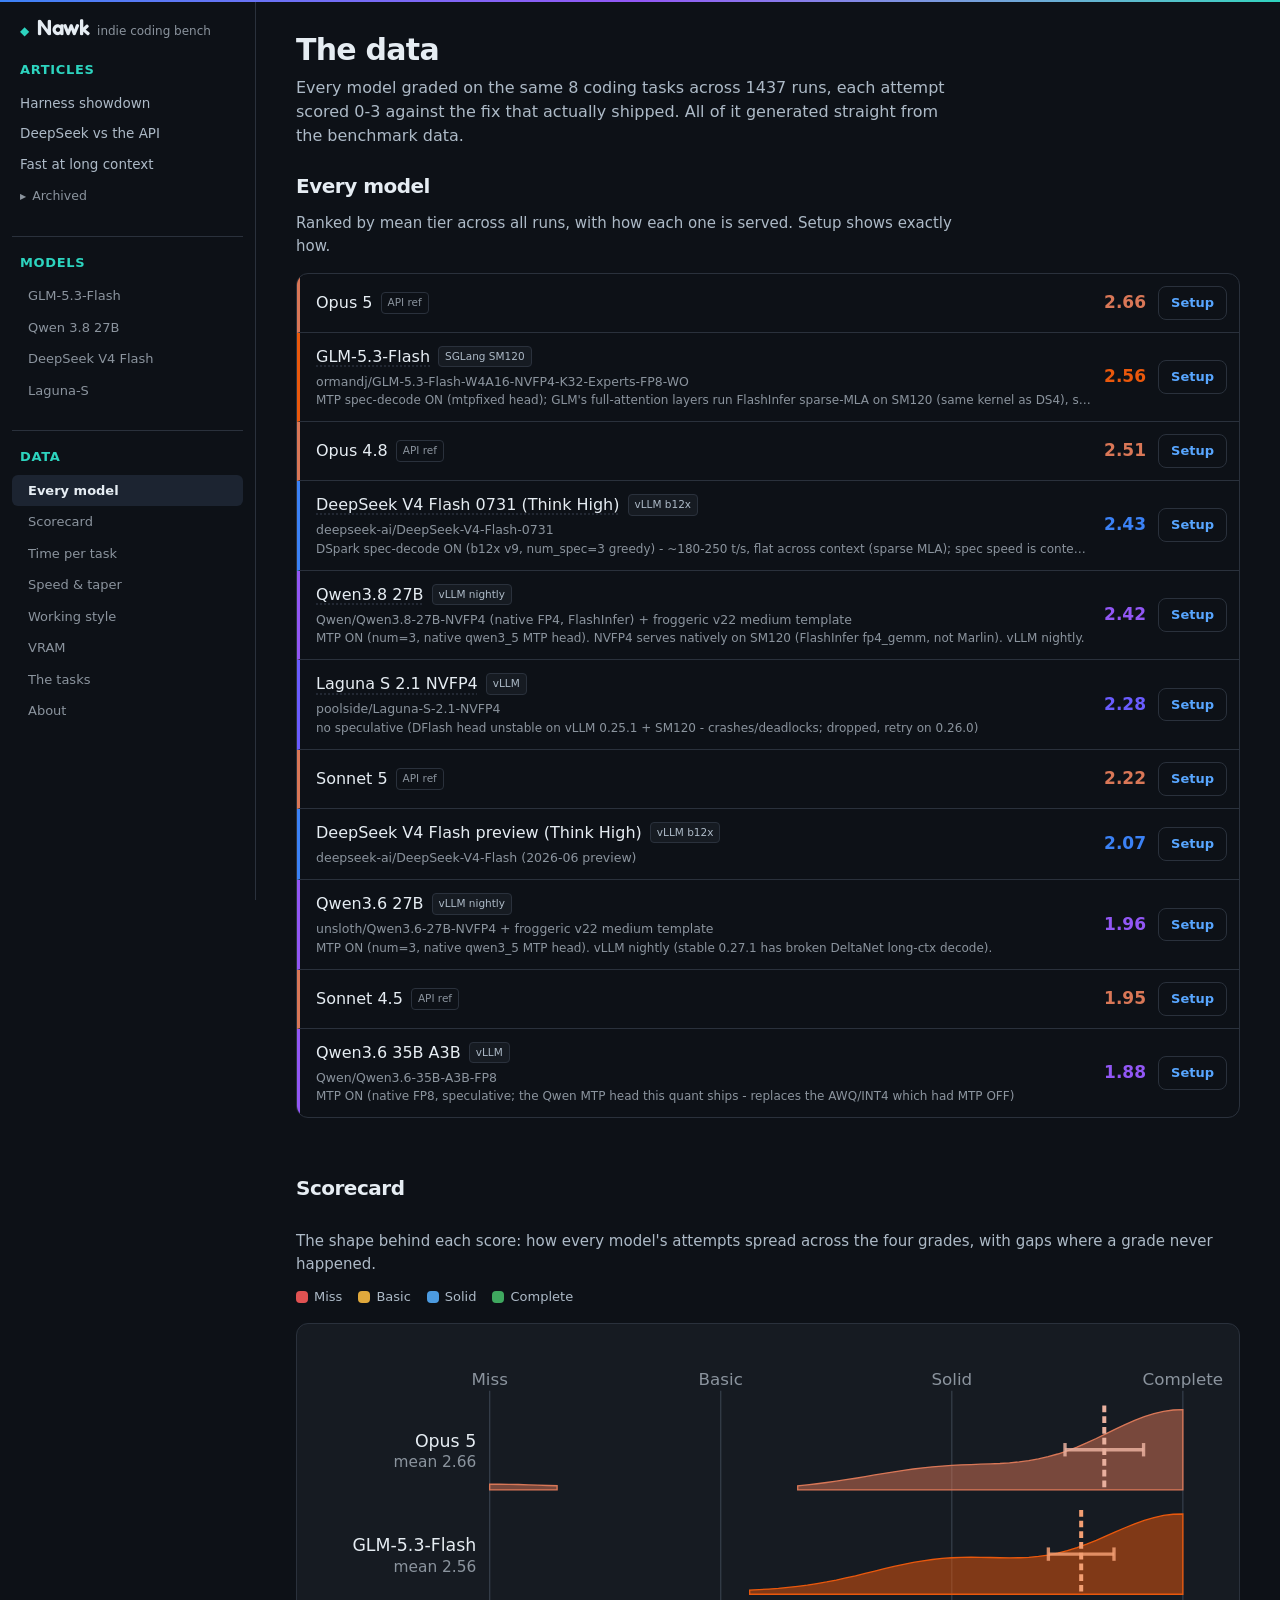
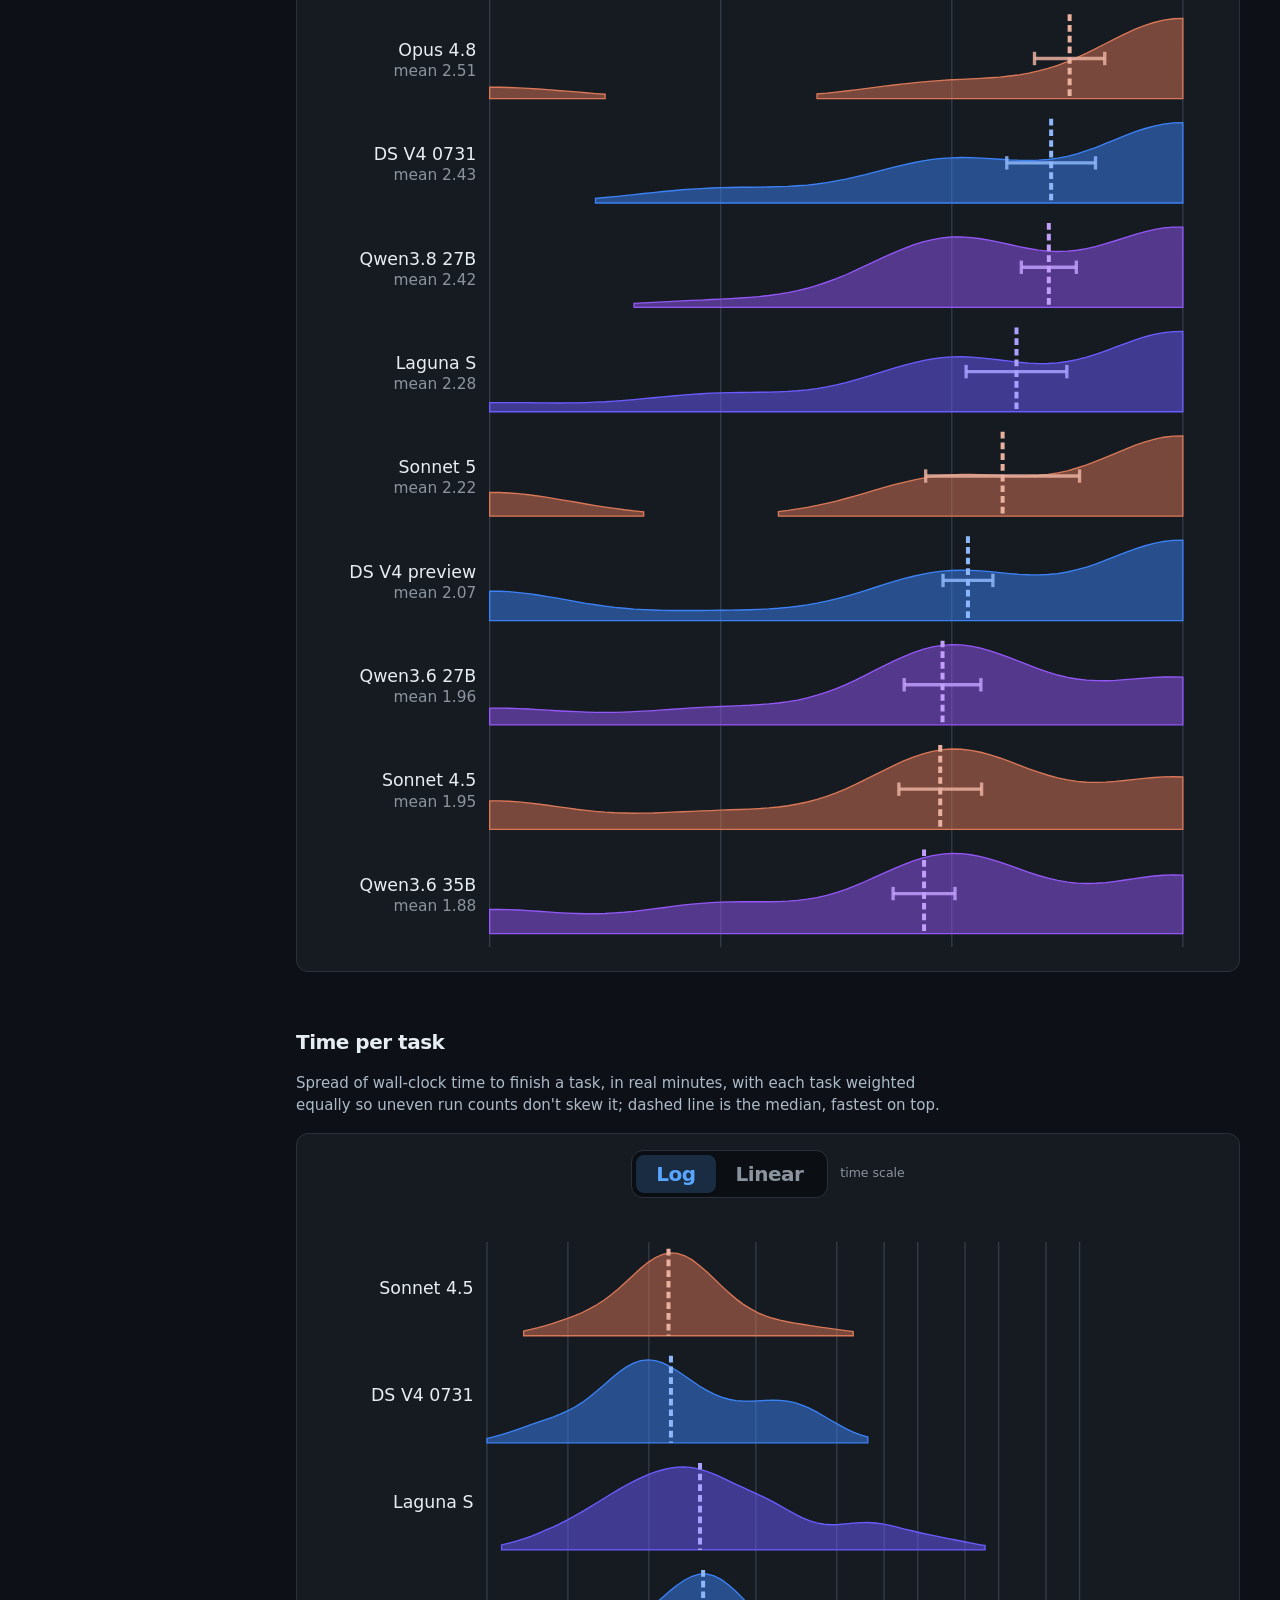
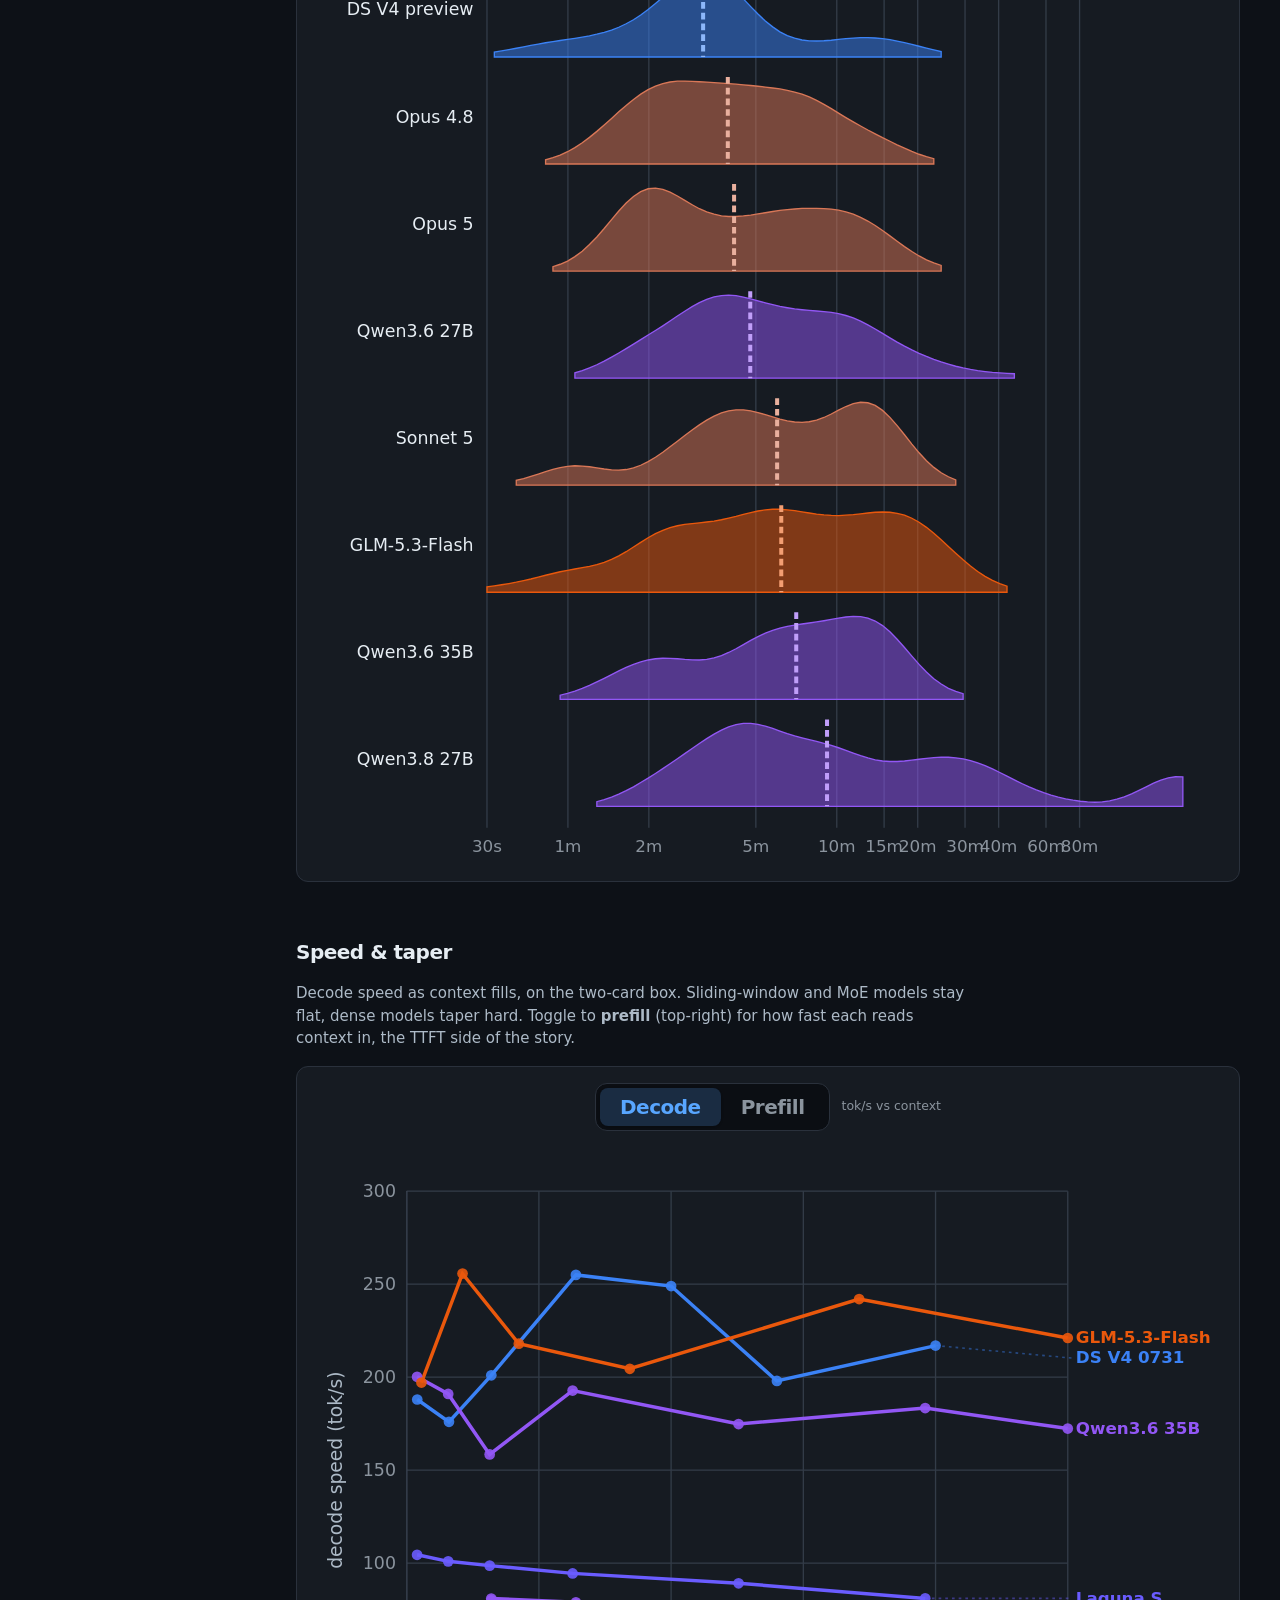
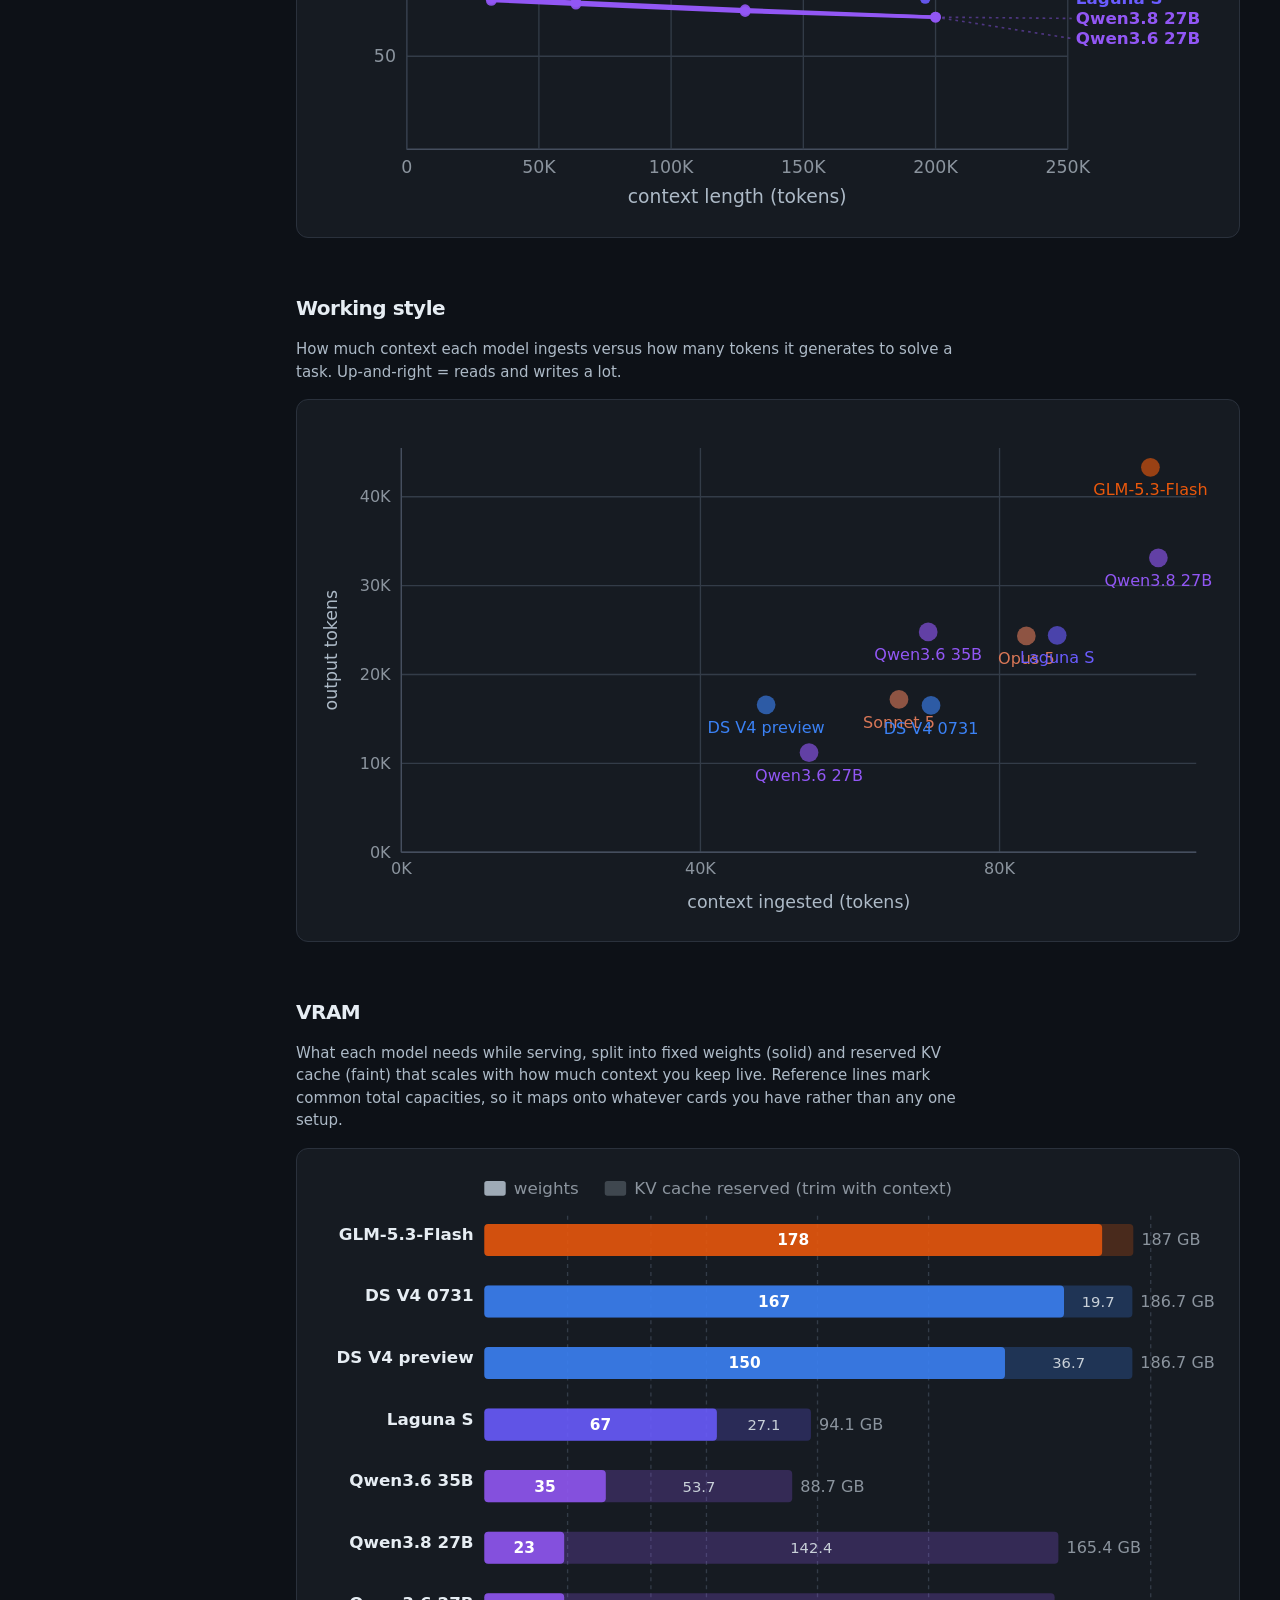
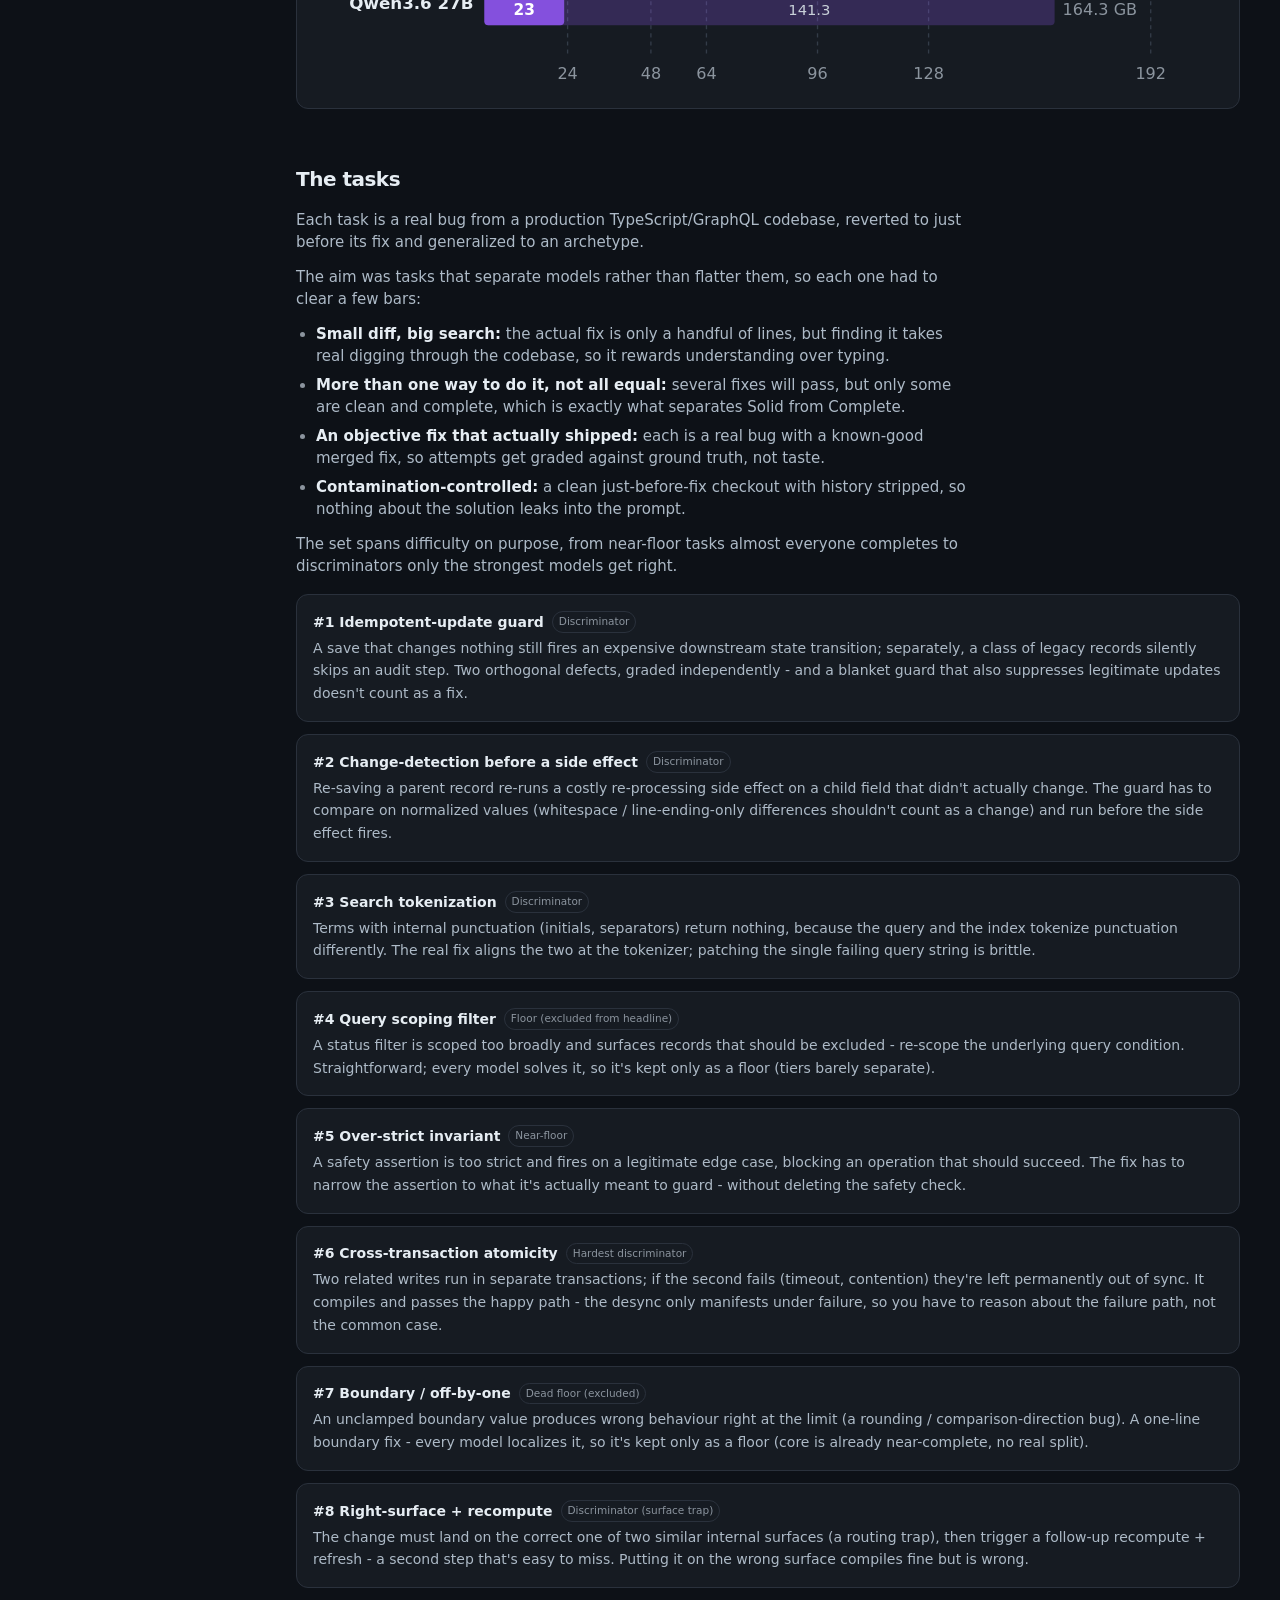
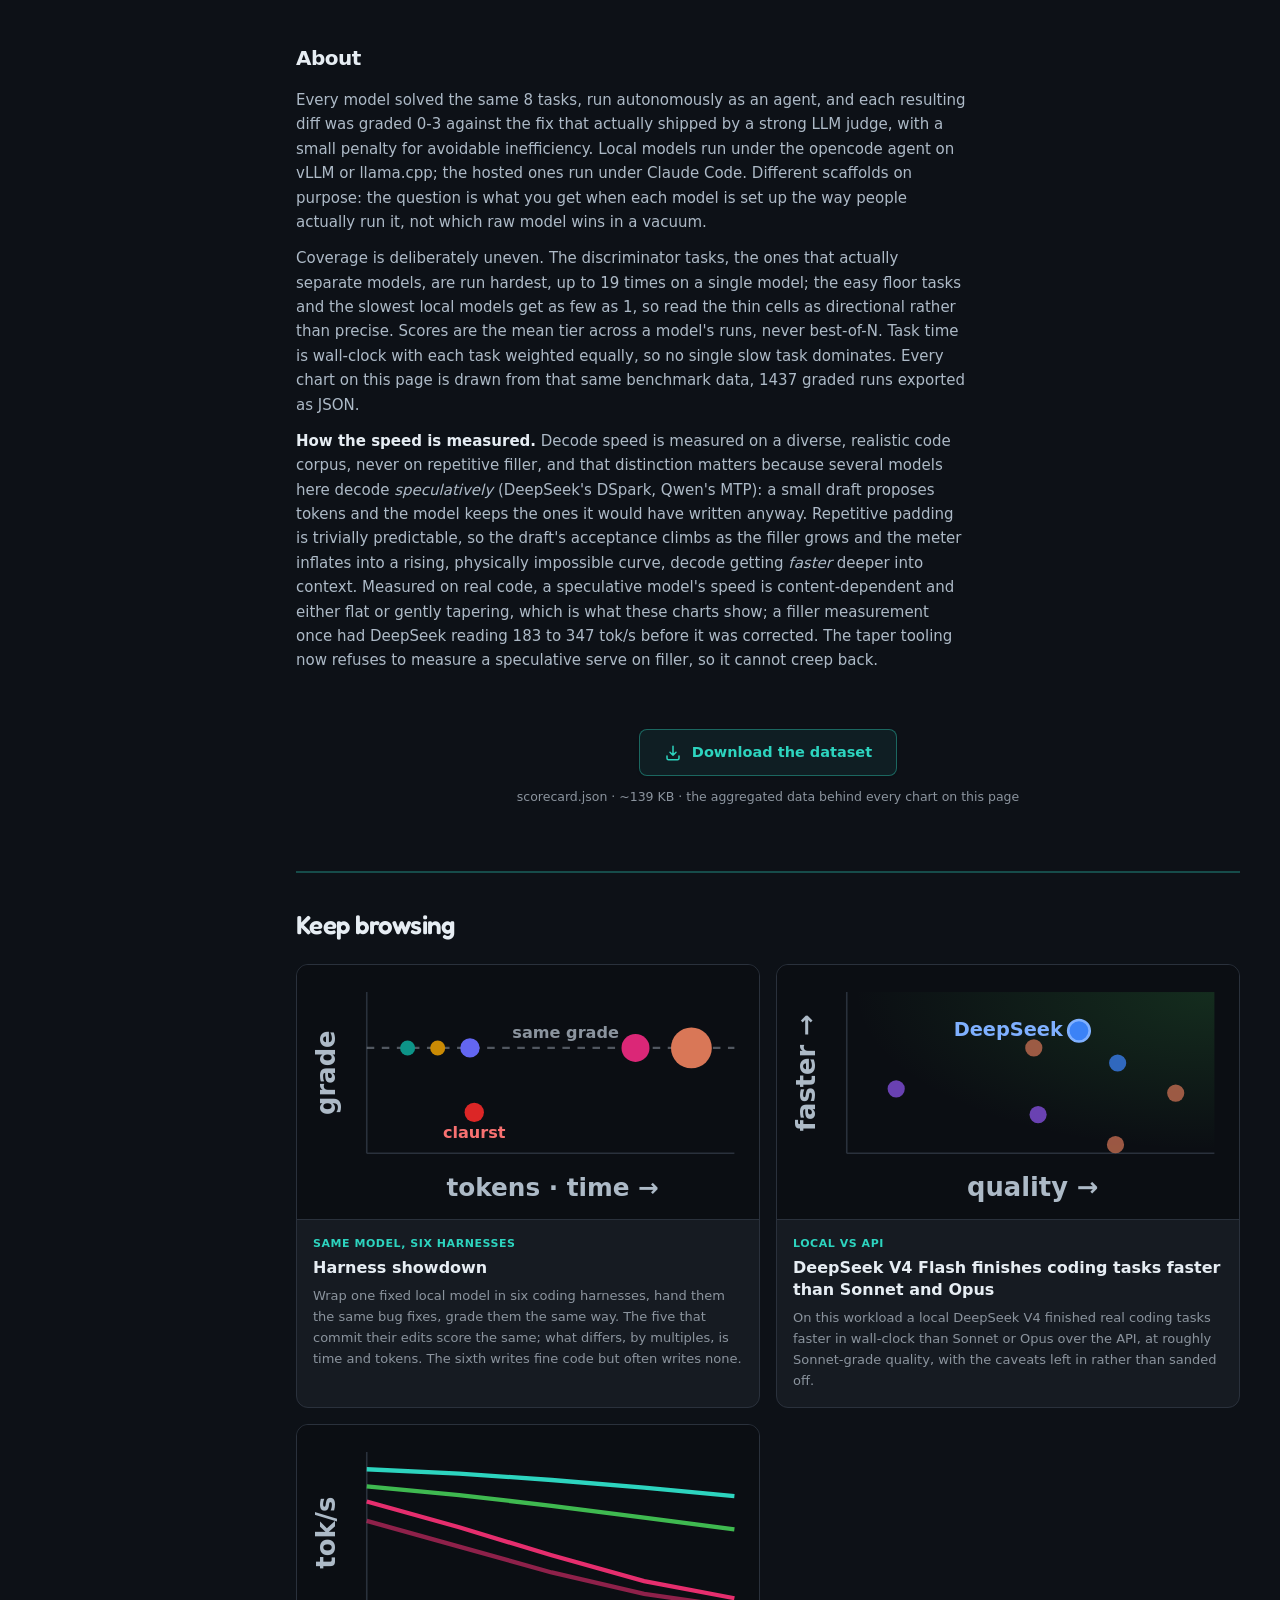
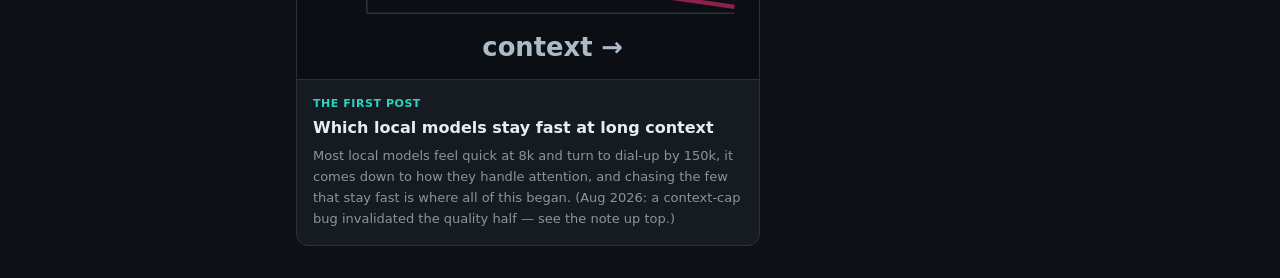
<file: data/index.html>
<!doctype html>
<html lang="en">
	<head>
		<meta charset="utf-8" />
		<meta name="viewport" content="width=device-width, initial-scale=1" />
		<link rel="icon" href="../favicon.svg" type="image/svg+xml" />
		<meta name="text-scale" content="scale" />
		<link rel="preconnect" href="https://fonts.googleapis.com" />
		<link rel="preconnect" href="https://fonts.gstatic.com" crossorigin />
		<link
			href="https://fonts.googleapis.com/css2?family=Fredoka:wght@500;600;700&display=swap"
			rel="stylesheet"
		/>
		<link href="../_app/immutable/entry/start.z27eGyTx.js" rel="modulepreload">
		<link href="../_app/immutable/chunks/nmS6lXIh.js" rel="modulepreload">
		<link href="../_app/immutable/chunks/CGDh-eqo.js" rel="modulepreload">
		<link href="../_app/immutable/chunks/BuFlayix.js" rel="modulepreload">
		<link href="../_app/immutable/chunks/BRYCOdeH.js" rel="modulepreload">
		<link href="../_app/immutable/entry/app.mkICUVZP.js" rel="modulepreload">
		<link href="../_app/immutable/chunks/DYl5dUZ5.js" rel="modulepreload">
		<link href="../_app/immutable/chunks/xihTtKlq.js" rel="modulepreload">
		<link href="../_app/immutable/nodes/0.C5yoV6OF.js" rel="modulepreload">
		<link href="../_app/immutable/chunks/BAFhSMo1.js" rel="modulepreload">
		<link href="../_app/immutable/chunks/Cnff18jI.js" rel="modulepreload">
		<link href="../_app/immutable/chunks/w_KcW8IU.js" rel="modulepreload">
		<link href="../_app/immutable/nodes/7.DvCU3Uu1.js" rel="modulepreload">
		<link href="../_app/immutable/chunks/7vcmureJ.js" rel="modulepreload">
		<link href="../_app/immutable/chunks/BK9WXglF.js" rel="modulepreload">
		<link href="../_app/immutable/chunks/CUAKZAYq.js" rel="modulepreload">
		<link href="../_app/immutable/chunks/BXZHhwDk.js" rel="modulepreload">
		<link href="../_app/immutable/chunks/Bcayz0SF.js" rel="modulepreload">
		<link href="../_app/immutable/chunks/C6ibUodc.js" rel="modulepreload">
		<link href="../_app/immutable/chunks/ClzrDbfN.js" rel="modulepreload">
		<!--1yre5p1--><!----><title>Nawk - The data</title>
		<link href="../_app/immutable/assets/0.D4KlvYzY.css" rel="stylesheet">
	</head>
	<body data-sveltekit-preload-data="hover">
		<div style="display: contents"><!--[--><!--[0--><!--[--><div class="relative flex"><div class="pointer-events-none fixed inset-x-0 top-0 z-50 h-0.5 bg-gradient-to-r from-[#3B82F6] via-[#9257F5] to-brand"></div> <!--[-1--><!--]--> <aside class="sidebar border-r border-border bg-bg px-3 py-4 svelte-129hoe0"><a href="/" class="mb-5 flex items-baseline gap-2 px-2 text-fg no-underline"><span class="text-xs text-brand">◆</span> <span class="font-display text-[22px] font-semibold leading-none tracking-tight">Nawk</span> <span class="text-[12px] font-normal text-mut">indie coding bench</span></a> <p class="mb-2 mt-1 px-2 text-[13px] font-bold uppercase tracking-wider text-brand">Articles</p> <!--[--><a href="/articles/harness-showdown" class="block rounded-md px-2 py-1.5 text-[13.5px] leading-snug text-fgdim hover:bg-panel hover:text-fg svelte-129hoe0">Harness showdown</a><a href="/articles/local-vs-api" class="block rounded-md px-2 py-1.5 text-[13.5px] leading-snug text-fgdim hover:bg-panel hover:text-fg svelte-129hoe0">DeepSeek vs the API</a><a href="/articles/faster-local-model" class="block rounded-md px-2 py-1.5 text-[13.5px] leading-snug text-fgdim hover:bg-panel hover:text-fg svelte-129hoe0">Fast at long context</a><!--]--> <!--[0--><details class="group mt-0.5"><summary class="flex cursor-pointer list-none items-center gap-1.5 rounded-md px-2 py-1.5 text-[12.5px] text-mut hover:bg-panel hover:text-fgdim"><span class="text-[8px] transition-transform group-open:rotate-90">▶</span> Archived</summary> <!--[--><a href="/articles/harness-efficiency-not-quality" class="block rounded-md py-1.5 pl-6 pr-2 text-[12.5px] leading-snug text-mut hover:bg-panel hover:text-fg svelte-129hoe0">Efficiency, not quality</a><!--]--></details><!--]--> <a href="/models" class="mb-2 mt-6 block border-t border-border px-2 pt-4 text-[13px] font-bold uppercase tracking-wider text-brand hover:text-fg svelte-129hoe0">Models</a> <!--[--><a href="/models/glm-5-3-flash" class="block rounded-md px-2 py-1.5 pl-4 text-[13px] text-mut hover:bg-panel hover:text-fg svelte-129hoe0">GLM-5.3-Flash</a><a href="/models/qwen-3-8-27b" class="block rounded-md px-2 py-1.5 pl-4 text-[13px] text-mut hover:bg-panel hover:text-fg svelte-129hoe0">Qwen 3.8 27B</a><a href="/models/deepseek-v4-flash-0731" class="block rounded-md px-2 py-1.5 pl-4 text-[13px] text-mut hover:bg-panel hover:text-fg svelte-129hoe0">DeepSeek V4 Flash</a><a href="/models/laguna-s" class="block rounded-md px-2 py-1.5 pl-4 text-[13px] text-mut hover:bg-panel hover:text-fg svelte-129hoe0">Laguna-S</a><!--]--> <a href="/data" class="mb-2 mt-6 block border-t border-border px-2 pt-4 text-[13px] font-bold uppercase tracking-wider text-brand hover:text-fg">Data</a> <!--[--><a href="/data#models" class="block rounded-md px-2 py-1.5 pl-4 text-[13px] text-mut hover:bg-panel hover:text-fg svelte-129hoe0">Every model</a><a href="/data#scorecard" class="block rounded-md px-2 py-1.5 pl-4 text-[13px] text-mut hover:bg-panel hover:text-fg svelte-129hoe0">Scorecard</a><a href="/data#time" class="block rounded-md px-2 py-1.5 pl-4 text-[13px] text-mut hover:bg-panel hover:text-fg svelte-129hoe0">Time per task</a><a href="/data#speed" class="block rounded-md px-2 py-1.5 pl-4 text-[13px] text-mut hover:bg-panel hover:text-fg svelte-129hoe0">Speed &amp; taper</a><a href="/data#effort" class="block rounded-md px-2 py-1.5 pl-4 text-[13px] text-mut hover:bg-panel hover:text-fg svelte-129hoe0">Working style</a><a href="/data#vram" class="block rounded-md px-2 py-1.5 pl-4 text-[13px] text-mut hover:bg-panel hover:text-fg svelte-129hoe0">VRAM</a><a href="/data#tasks" class="block rounded-md px-2 py-1.5 pl-4 text-[13px] text-mut hover:bg-panel hover:text-fg svelte-129hoe0">The tasks</a><a href="/data#about" class="block rounded-md px-2 py-1.5 pl-4 text-[13px] text-mut hover:bg-panel hover:text-fg svelte-129hoe0">About</a><!--]--></aside><!----> <div class="flex min-h-screen min-w-0 flex-1 flex-col"><div class="sticky top-0 z-20 flex items-center gap-3 border-b border-border bg-bg/90 px-4 py-3 backdrop-blur md:hidden"><button aria-label="Open menu" class="flex flex-col gap-1 rounded-lg p-1.5 hover:bg-panel"><span class="h-0.5 w-5 rounded bg-fgdim"></span> <span class="h-0.5 w-5 rounded bg-fgdim"></span> <span class="h-0.5 w-5 rounded bg-fgdim"></span></button> <a href="/" class="flex items-baseline gap-1.5 text-sm font-bold tracking-tight text-fg no-underline"><span class="text-[10px] text-brand">◆</span>Nawk</a></div> <main class="mx-auto w-full max-w-5xl flex-1 px-4 py-8 md:px-10"><!--[--><h1 class="mb-2 text-3xl font-bold tracking-tight">The data</h1> <p class="mb-6 max-w-2xl text-fgdim">Every model graded on the same 8 coding tasks across 1437 runs, each attempt
	scored 0-3 against the fix that actually shipped. All of it generated straight from the benchmark data.</p> <!--[-1--><!--]--> <section id="models" class="mb-14 scroll-mt-6"><h2 class="mb-3 text-xl font-semibold tracking-tight">Every model</h2> <p class="mb-4 max-w-2xl text-[15px] text-fgdim">Ranked by mean tier across all runs, with how each one is served. Setup shows exactly how.</p> <div class="divide-y divide-border overflow-hidden rounded-xl border border-border"><!--[--><div class="flex items-center gap-3 border-l-[3px] py-3 pl-4 pr-3 hover:bg-panel/50" style="border-left-color:#D97757"><div class="min-w-0 flex-1"><div class="flex flex-wrap items-center gap-x-2 gap-y-1"><!--[-1--><span class="font-medium text-fg">Opus 5</span><!--]--> <!--[0--><span class="shrink-0 rounded border border-border px-1.5 py-0.5 text-[10.5px] font-medium text-mut">API ref</span><!--]--></div> <!--[-1--><!--]--></div> <div class="shrink-0 text-[17px] font-semibold tabular-nums" style="color:#D97757">2.66</div> <button type="button" class="shrink-0 rounded-lg border border-border px-3 py-1.5 text-[13px] font-semibold text-acc transition-colors hover:border-acc hover:bg-acc/10">Setup</button></div><div class="flex items-center gap-3 border-l-[3px] py-3 pl-4 pr-3 hover:bg-panel/50" style="border-left-color:#EA580C"><div class="min-w-0 flex-1"><div class="flex flex-wrap items-center gap-x-2 gap-y-1"><!--[0--><a href="/models/glm-5-3-flash" class="font-medium text-fg underline decoration-border decoration-dotted underline-offset-4 hover:decoration-acc">GLM-5.3-Flash</a><!--]--> <!--[-1--><span class="shrink-0 rounded border border-border bg-panel px-1.5 py-0.5 text-[10.5px] font-medium text-fgdim">SGLang SM120</span><!--]--></div> <!--[0--><div class="mt-1 truncate text-[12.5px] text-mut">ormandj/GLM-5.3-Flash-W4A16-NVFP4-K32-Experts-FP8-WO</div> <!--[0--><div class="truncate text-[12px] text-mut">MTP spec-decode ON (mtpfixed head); GLM's full-attention layers run FlashInfer sparse-MLA on SM120 (same kernel as DS4), so decode stays flat ~200-255 t/s; spec acceptance is content-dependent (0.7-0.97).</div><!--]--><!--]--></div> <div class="shrink-0 text-[17px] font-semibold tabular-nums" style="color:#EA580C">2.56</div> <button type="button" class="shrink-0 rounded-lg border border-border px-3 py-1.5 text-[13px] font-semibold text-acc transition-colors hover:border-acc hover:bg-acc/10">Setup</button></div><div class="flex items-center gap-3 border-l-[3px] py-3 pl-4 pr-3 hover:bg-panel/50" style="border-left-color:#D97757"><div class="min-w-0 flex-1"><div class="flex flex-wrap items-center gap-x-2 gap-y-1"><!--[-1--><span class="font-medium text-fg">Opus 4.8</span><!--]--> <!--[0--><span class="shrink-0 rounded border border-border px-1.5 py-0.5 text-[10.5px] font-medium text-mut">API ref</span><!--]--></div> <!--[-1--><!--]--></div> <div class="shrink-0 text-[17px] font-semibold tabular-nums" style="color:#D97757">2.51</div> <button type="button" class="shrink-0 rounded-lg border border-border px-3 py-1.5 text-[13px] font-semibold text-acc transition-colors hover:border-acc hover:bg-acc/10">Setup</button></div><div class="flex items-center gap-3 border-l-[3px] py-3 pl-4 pr-3 hover:bg-panel/50" style="border-left-color:#3B82F6"><div class="min-w-0 flex-1"><div class="flex flex-wrap items-center gap-x-2 gap-y-1"><!--[0--><a href="/models/deepseek-v4-flash-0731" class="font-medium text-fg underline decoration-border decoration-dotted underline-offset-4 hover:decoration-acc">DeepSeek V4 Flash 0731 (Think High)</a><!--]--> <!--[-1--><span class="shrink-0 rounded border border-border bg-panel px-1.5 py-0.5 text-[10.5px] font-medium text-fgdim">vLLM b12x</span><!--]--></div> <!--[0--><div class="mt-1 truncate text-[12.5px] text-mut">deepseek-ai/DeepSeek-V4-Flash-0731</div> <!--[0--><div class="truncate text-[12px] text-mut">DSpark spec-decode ON (b12x v9, num_spec=3 greedy) - ~180-250 t/s, flat across context (sparse MLA); spec speed is content-dependent</div><!--]--><!--]--></div> <div class="shrink-0 text-[17px] font-semibold tabular-nums" style="color:#3B82F6">2.43</div> <button type="button" class="shrink-0 rounded-lg border border-border px-3 py-1.5 text-[13px] font-semibold text-acc transition-colors hover:border-acc hover:bg-acc/10">Setup</button></div><div class="flex items-center gap-3 border-l-[3px] py-3 pl-4 pr-3 hover:bg-panel/50" style="border-left-color:#9257F5"><div class="min-w-0 flex-1"><div class="flex flex-wrap items-center gap-x-2 gap-y-1"><!--[0--><a href="/models/qwen-3-8-27b" class="font-medium text-fg underline decoration-border decoration-dotted underline-offset-4 hover:decoration-acc">Qwen3.8 27B</a><!--]--> <!--[-1--><span class="shrink-0 rounded border border-border bg-panel px-1.5 py-0.5 text-[10.5px] font-medium text-fgdim">vLLM nightly</span><!--]--></div> <!--[0--><div class="mt-1 truncate text-[12.5px] text-mut">Qwen/Qwen3.8-27B-NVFP4 (native FP4, FlashInfer) + froggeric v22 medium template</div> <!--[0--><div class="truncate text-[12px] text-mut">MTP ON (num=3, native qwen3_5 MTP head). NVFP4 serves natively on SM120 (FlashInfer fp4_gemm, not Marlin). vLLM nightly.</div><!--]--><!--]--></div> <div class="shrink-0 text-[17px] font-semibold tabular-nums" style="color:#9257F5">2.42</div> <button type="button" class="shrink-0 rounded-lg border border-border px-3 py-1.5 text-[13px] font-semibold text-acc transition-colors hover:border-acc hover:bg-acc/10">Setup</button></div><div class="flex items-center gap-3 border-l-[3px] py-3 pl-4 pr-3 hover:bg-panel/50" style="border-left-color:#6A5CFF"><div class="min-w-0 flex-1"><div class="flex flex-wrap items-center gap-x-2 gap-y-1"><!--[0--><a href="/models/laguna-s" class="font-medium text-fg underline decoration-border decoration-dotted underline-offset-4 hover:decoration-acc">Laguna S 2.1 NVFP4</a><!--]--> <!--[-1--><span class="shrink-0 rounded border border-border bg-panel px-1.5 py-0.5 text-[10.5px] font-medium text-fgdim">vLLM</span><!--]--></div> <!--[0--><div class="mt-1 truncate text-[12.5px] text-mut">poolside/Laguna-S-2.1-NVFP4</div> <!--[0--><div class="truncate text-[12px] text-mut">no speculative (DFlash head unstable on vLLM 0.25.1 + SM120 - crashes/deadlocks; dropped, retry on 0.26.0)</div><!--]--><!--]--></div> <div class="shrink-0 text-[17px] font-semibold tabular-nums" style="color:#6A5CFF">2.28</div> <button type="button" class="shrink-0 rounded-lg border border-border px-3 py-1.5 text-[13px] font-semibold text-acc transition-colors hover:border-acc hover:bg-acc/10">Setup</button></div><div class="flex items-center gap-3 border-l-[3px] py-3 pl-4 pr-3 hover:bg-panel/50" style="border-left-color:#D97757"><div class="min-w-0 flex-1"><div class="flex flex-wrap items-center gap-x-2 gap-y-1"><!--[-1--><span class="font-medium text-fg">Sonnet 5</span><!--]--> <!--[0--><span class="shrink-0 rounded border border-border px-1.5 py-0.5 text-[10.5px] font-medium text-mut">API ref</span><!--]--></div> <!--[-1--><!--]--></div> <div class="shrink-0 text-[17px] font-semibold tabular-nums" style="color:#D97757">2.22</div> <button type="button" class="shrink-0 rounded-lg border border-border px-3 py-1.5 text-[13px] font-semibold text-acc transition-colors hover:border-acc hover:bg-acc/10">Setup</button></div><div class="flex items-center gap-3 border-l-[3px] py-3 pl-4 pr-3 hover:bg-panel/50" style="border-left-color:#3B82F6"><div class="min-w-0 flex-1"><div class="flex flex-wrap items-center gap-x-2 gap-y-1"><!--[-1--><span class="font-medium text-fg">DeepSeek V4 Flash preview (Think High)</span><!--]--> <!--[-1--><span class="shrink-0 rounded border border-border bg-panel px-1.5 py-0.5 text-[10.5px] font-medium text-fgdim">vLLM b12x</span><!--]--></div> <!--[0--><div class="mt-1 truncate text-[12.5px] text-mut">deepseek-ai/DeepSeek-V4-Flash (2026-06 preview)</div> <!--[-1--><!--]--><!--]--></div> <div class="shrink-0 text-[17px] font-semibold tabular-nums" style="color:#3B82F6">2.07</div> <button type="button" class="shrink-0 rounded-lg border border-border px-3 py-1.5 text-[13px] font-semibold text-acc transition-colors hover:border-acc hover:bg-acc/10">Setup</button></div><div class="flex items-center gap-3 border-l-[3px] py-3 pl-4 pr-3 hover:bg-panel/50" style="border-left-color:#9257F5"><div class="min-w-0 flex-1"><div class="flex flex-wrap items-center gap-x-2 gap-y-1"><!--[-1--><span class="font-medium text-fg">Qwen3.6 27B</span><!--]--> <!--[-1--><span class="shrink-0 rounded border border-border bg-panel px-1.5 py-0.5 text-[10.5px] font-medium text-fgdim">vLLM nightly</span><!--]--></div> <!--[0--><div class="mt-1 truncate text-[12.5px] text-mut">unsloth/Qwen3.6-27B-NVFP4 + froggeric v22 medium template</div> <!--[0--><div class="truncate text-[12px] text-mut">MTP ON (num=3, native qwen3_5 MTP head). vLLM nightly (stable 0.27.1 has broken DeltaNet long-ctx decode).</div><!--]--><!--]--></div> <div class="shrink-0 text-[17px] font-semibold tabular-nums" style="color:#9257F5">1.96</div> <button type="button" class="shrink-0 rounded-lg border border-border px-3 py-1.5 text-[13px] font-semibold text-acc transition-colors hover:border-acc hover:bg-acc/10">Setup</button></div><div class="flex items-center gap-3 border-l-[3px] py-3 pl-4 pr-3 hover:bg-panel/50" style="border-left-color:#D97757"><div class="min-w-0 flex-1"><div class="flex flex-wrap items-center gap-x-2 gap-y-1"><!--[-1--><span class="font-medium text-fg">Sonnet 4.5</span><!--]--> <!--[0--><span class="shrink-0 rounded border border-border px-1.5 py-0.5 text-[10.5px] font-medium text-mut">API ref</span><!--]--></div> <!--[-1--><!--]--></div> <div class="shrink-0 text-[17px] font-semibold tabular-nums" style="color:#D97757">1.95</div> <button type="button" class="shrink-0 rounded-lg border border-border px-3 py-1.5 text-[13px] font-semibold text-acc transition-colors hover:border-acc hover:bg-acc/10">Setup</button></div><div class="flex items-center gap-3 border-l-[3px] py-3 pl-4 pr-3 hover:bg-panel/50" style="border-left-color:#9257F5"><div class="min-w-0 flex-1"><div class="flex flex-wrap items-center gap-x-2 gap-y-1"><!--[-1--><span class="font-medium text-fg">Qwen3.6 35B A3B</span><!--]--> <!--[-1--><span class="shrink-0 rounded border border-border bg-panel px-1.5 py-0.5 text-[10.5px] font-medium text-fgdim">vLLM</span><!--]--></div> <!--[0--><div class="mt-1 truncate text-[12.5px] text-mut">Qwen/Qwen3.6-35B-A3B-FP8</div> <!--[0--><div class="truncate text-[12px] text-mut">MTP ON (native FP8, speculative; the Qwen MTP head this quant ships - replaces the AWQ/INT4 which had MTP OFF)</div><!--]--><!--]--></div> <div class="shrink-0 text-[17px] font-semibold tabular-nums" style="color:#9257F5">1.88</div> <button type="button" class="shrink-0 rounded-lg border border-border px-3 py-1.5 text-[13px] font-semibold text-acc transition-colors hover:border-acc hover:bg-acc/10">Setup</button></div><!--]--></div></section> <section id="scorecard" class="mb-14 scroll-mt-6"><h2 class="mb-3 text-xl font-semibold tracking-tight">Scorecard</h2> <p class="mb-3 mt-7 text-[15px] text-fgdim">The shape behind each score: how every model's attempts spread across the four grades, with gaps where a grade never happened.</p> <div class="mb-4 flex flex-wrap gap-4 text-[13px] text-fgdim"><!--[--><span class="inline-flex items-center gap-1.5"><span class="inline-block h-3 w-3 rounded-sm" style="background:#E05252"></span>Miss</span><span class="inline-flex items-center gap-1.5"><span class="inline-block h-3 w-3 rounded-sm" style="background:#E0A93C"></span>Basic</span><span class="inline-flex items-center gap-1.5"><span class="inline-block h-3 w-3 rounded-sm" style="background:#4C9BE0"></span>Solid</span><span class="inline-flex items-center gap-1.5"><span class="inline-block h-3 w-3 rounded-sm" style="background:#3FA85F"></span>Complete</span><!--]--></div> <div class="rounded-xl border border-border bg-panel p-4"><div class="relative"><svg viewBox="0 0 680 908" class="w-full" role="img" aria-label="quality distribution across grades"><!--[--><line x1="132" y1="38" x2="132" y2="902" stroke="#333c48"></line><text x="132" y="34" fill="#8b949e" font-size="12.5" text-anchor="middle">Miss</text><line x1="304.66666666666663" y1="38" x2="304.66666666666663" y2="902" stroke="#333c48"></line><text x="304.66666666666663" y="34" fill="#8b949e" font-size="12.5" text-anchor="middle">Basic</text><line x1="477.3333333333333" y1="38" x2="477.3333333333333" y2="902" stroke="#333c48"></line><text x="477.3333333333333" y="34" fill="#8b949e" font-size="12.5" text-anchor="middle">Solid</text><line x1="650" y1="38" x2="650" y2="902" stroke="#333c48"></line><text x="650" y="34" fill="#8b949e" font-size="12.5" text-anchor="middle">Complete</text><!--]--><!--[--><!--[--><path d="M132.0,112.0 L132.0,107.7 L139.2,107.8 L146.4,107.9 L153.6,108.0 L160.8,108.2 L168.0,108.4 L175.2,108.7 L182.4,108.9 L182.4,112.0 Z" fill="#D97757" fill-opacity="0.5" stroke="#D97757" stroke-width="1" class="cursor-pointer" role="button" tabindex="0" aria-label="Opus 5"></path><path d="M362.2,112.0 L362.2,108.9 L369.4,108.2 L376.6,107.4 L383.8,106.5 L391.0,105.5 L398.2,104.4 L405.4,103.3 L412.6,102.1 L419.8,100.8 L427.0,99.6 L434.2,98.5 L441.4,97.4 L448.6,96.4 L455.8,95.5 L462.9,94.8 L470.1,94.2 L477.3,93.7 L484.5,93.3 L491.7,93.1 L498.9,92.8 L506.1,92.6 L513.3,92.3 L520.5,91.8 L527.7,91.1 L534.9,90.2 L542.1,88.9 L549.3,87.2 L556.5,85.2 L563.7,82.8 L570.9,80.0 L578.1,76.9 L585.3,73.6 L592.4,70.1 L599.6,66.6 L606.8,63.2 L614.0,60.0 L621.2,57.3 L628.4,55.0 L635.6,53.3 L642.8,52.3 L650.0,52.0 L650.0,112.0 Z" fill="#D97757" fill-opacity="0.5" stroke="#D97757" stroke-width="1" class="cursor-pointer" role="button" tabindex="0" aria-label="Opus 5"></path><!--]--><!--[0--><line x1="561.94" y1="82" x2="620.6466666666668" y2="82" stroke="#e9b09e" stroke-width="2.5" stroke-opacity="0.85" class="pointer-events-none"></line><line x1="561.94" y1="77" x2="561.94" y2="87" stroke="#e9b09e" stroke-width="2.5" stroke-opacity="0.85" class="pointer-events-none"></line><line x1="620.6466666666668" y1="77" x2="620.6466666666668" y2="87" stroke="#e9b09e" stroke-width="2.5" stroke-opacity="0.85" class="pointer-events-none"></line><!--]--><line x1="591.2933333333333" y1="49" x2="591.2933333333333" y2="112" stroke="#e9b09e" stroke-width="3" stroke-dasharray="5 3" class="pointer-events-none"></line><text x="122" y="80" fill="#e6edf3" font-size="13" text-anchor="end" class="pointer-events-none">Opus 5</text><text x="122" y="95" fill="#8b949e" font-size="11.5" text-anchor="end" class="pointer-events-none">mean 2.66</text><!--[--><path d="M326.3,190.0 L326.3,186.9 L333.4,186.5 L340.6,186.1 L347.8,185.6 L355.0,184.9 L362.2,184.1 L369.4,183.2 L376.6,182.0 L383.8,180.8 L391.0,179.4 L398.2,177.8 L405.4,176.2 L412.6,174.4 L419.8,172.7 L427.0,170.9 L434.2,169.2 L441.4,167.6 L448.6,166.2 L455.8,165.0 L462.9,164.0 L470.1,163.2 L477.3,162.7 L484.5,162.4 L491.7,162.3 L498.9,162.4 L506.1,162.5 L513.3,162.7 L520.5,162.8 L527.7,162.7 L534.9,162.4 L542.1,161.7 L549.3,160.7 L556.5,159.3 L563.7,157.4 L570.9,155.2 L578.1,152.6 L585.3,149.7 L592.4,146.6 L599.6,143.4 L606.8,140.3 L614.0,137.4 L621.2,134.8 L628.4,132.7 L635.6,131.1 L642.8,130.2 L650.0,130.0 L650.0,190.0 Z" fill="#EA580C" fill-opacity="0.5" stroke="#EA580C" stroke-width="1" class="cursor-pointer" role="button" tabindex="0" aria-label="GLM-5.3-Flash"></path><!--]--><!--[0--><line x1="549.508" y1="160" x2="598.5453333333332" y2="160" stroke="#f39e72" stroke-width="2.5" stroke-opacity="0.85" class="pointer-events-none"></line><line x1="549.508" y1="155" x2="549.508" y2="165" stroke="#f39e72" stroke-width="2.5" stroke-opacity="0.85" class="pointer-events-none"></line><line x1="598.5453333333332" y1="155" x2="598.5453333333332" y2="165" stroke="#f39e72" stroke-width="2.5" stroke-opacity="0.85" class="pointer-events-none"></line><!--]--><line x1="574.0266666666666" y1="127" x2="574.0266666666666" y2="190" stroke="#f39e72" stroke-width="3" stroke-dasharray="5 3" class="pointer-events-none"></line><text x="122" y="158" fill="#e6edf3" font-size="13" text-anchor="end" class="pointer-events-none">GLM-5.3-Flash</text><text x="122" y="173" fill="#8b949e" font-size="11.5" text-anchor="end" class="pointer-events-none">mean 2.56</text><!--[--><path d="M132.0,268.0 L132.0,259.5 L139.2,259.5 L146.4,259.7 L153.6,260.0 L160.8,260.3 L168.0,260.8 L175.2,261.3 L182.4,261.9 L189.6,262.4 L196.8,263.0 L203.9,263.6 L211.1,264.2 L218.3,264.7 L218.3,268.0 Z" fill="#D97757" fill-opacity="0.5" stroke="#D97757" stroke-width="1" class="cursor-pointer" role="button" tabindex="0" aria-label="Opus 4.8"></path><path d="M376.6,268.0 L376.6,264.5 L383.8,263.9 L391.0,263.1 L398.2,262.3 L405.4,261.4 L412.6,260.5 L419.8,259.6 L427.0,258.7 L434.2,257.8 L441.4,257.0 L448.6,256.2 L455.8,255.5 L462.9,254.9 L470.1,254.4 L477.3,253.9 L484.5,253.6 L491.7,253.2 L498.9,252.8 L506.1,252.4 L513.3,251.9 L520.5,251.1 L527.7,250.2 L534.9,248.9 L542.1,247.3 L549.3,245.4 L556.5,243.1 L563.7,240.4 L570.9,237.3 L578.1,234.0 L585.3,230.4 L592.4,226.8 L599.6,223.1 L606.8,219.6 L614.0,216.3 L621.2,213.5 L628.4,211.1 L635.6,209.3 L642.8,208.3 L650.0,208.0 L650.0,268.0 Z" fill="#D97757" fill-opacity="0.5" stroke="#D97757" stroke-width="1" class="cursor-pointer" role="button" tabindex="0" aria-label="Opus 4.8"></path><!--]--><!--[0--><line x1="539.1479999999999" y1="238" x2="591.6386666666667" y2="238" stroke="#e9b09e" stroke-width="2.5" stroke-opacity="0.85" class="pointer-events-none"></line><line x1="539.1479999999999" y1="233" x2="539.1479999999999" y2="243" stroke="#e9b09e" stroke-width="2.5" stroke-opacity="0.85" class="pointer-events-none"></line><line x1="591.6386666666667" y1="233" x2="591.6386666666667" y2="243" stroke="#e9b09e" stroke-width="2.5" stroke-opacity="0.85" class="pointer-events-none"></line><!--]--><line x1="565.3933333333332" y1="205" x2="565.3933333333332" y2="268" stroke="#e9b09e" stroke-width="3" stroke-dasharray="5 3" class="pointer-events-none"></line><text x="122" y="236" fill="#e6edf3" font-size="13" text-anchor="end" class="pointer-events-none">Opus 4.8</text><text x="122" y="251" fill="#8b949e" font-size="11.5" text-anchor="end" class="pointer-events-none">mean 2.51</text><!--[--><path d="M211.1,346.0 L211.1,342.5 L218.3,341.9 L225.5,341.2 L232.7,340.5 L239.9,339.7 L247.1,338.9 L254.3,338.2 L261.5,337.4 L268.7,336.8 L275.9,336.1 L283.1,335.6 L290.3,335.2 L297.5,334.8 L304.7,334.5 L311.9,334.4 L319.1,334.2 L326.3,334.2 L333.4,334.1 L340.6,334.0 L347.8,333.8 L355.0,333.6 L362.2,333.1 L369.4,332.6 L376.6,331.8 L383.8,330.8 L391.0,329.5 L398.2,328.1 L405.4,326.5 L412.6,324.8 L419.8,322.9 L427.0,321.0 L434.2,319.2 L441.4,317.5 L448.6,315.9 L455.8,314.5 L462.9,313.4 L470.1,312.6 L477.3,312.2 L484.5,312.0 L491.7,312.1 L498.9,312.4 L506.1,312.8 L513.3,313.3 L520.5,313.8 L527.7,314.1 L534.9,314.2 L542.1,314.0 L549.3,313.5 L556.5,312.5 L563.7,311.1 L570.9,309.2 L578.1,306.9 L585.3,304.4 L592.4,301.5 L599.6,298.6 L606.8,295.7 L614.0,292.9 L621.2,290.5 L628.4,288.5 L635.6,287.0 L642.8,286.1 L650.0,286.0 L650.0,346.0 Z" fill="#3B82F6" fill-opacity="0.5" stroke="#3B82F6" stroke-width="1" class="cursor-pointer" role="button" tabindex="0" aria-label="DS V4 0731"></path><!--]--><!--[0--><line x1="518.428" y1="316" x2="584.7320000000001" y2="316" stroke="#8db7fa" stroke-width="2.5" stroke-opacity="0.85" class="pointer-events-none"></line><line x1="518.428" y1="311" x2="518.428" y2="321" stroke="#8db7fa" stroke-width="2.5" stroke-opacity="0.85" class="pointer-events-none"></line><line x1="584.7320000000001" y1="311" x2="584.7320000000001" y2="321" stroke="#8db7fa" stroke-width="2.5" stroke-opacity="0.85" class="pointer-events-none"></line><!--]--><line x1="551.58" y1="283" x2="551.58" y2="346" stroke="#8db7fa" stroke-width="3" stroke-dasharray="5 3" class="pointer-events-none"></line><text x="122" y="314" fill="#e6edf3" font-size="13" text-anchor="end" class="pointer-events-none">DS V4 0731</text><text x="122" y="329" fill="#8b949e" font-size="11.5" text-anchor="end" class="pointer-events-none">mean 2.43</text><!--[--><path d="M239.9,424.0 L239.9,421.0 L247.1,420.6 L254.3,420.2 L261.5,419.9 L268.7,419.5 L275.9,419.1 L283.1,418.8 L290.3,418.5 L297.5,418.1 L304.7,417.8 L311.9,417.4 L319.1,417.0 L326.3,416.5 L333.4,415.9 L340.6,415.1 L347.8,414.1 L355.0,412.9 L362.2,411.4 L369.4,409.7 L376.6,407.6 L383.8,405.2 L391.0,402.5 L398.2,399.6 L405.4,396.4 L412.6,393.0 L419.8,389.6 L427.0,386.3 L434.2,383.0 L441.4,380.0 L448.6,377.3 L455.8,375.1 L462.9,373.3 L470.1,372.1 L477.3,371.4 L484.5,371.3 L491.7,371.8 L498.9,372.7 L506.1,373.9 L513.3,375.4 L520.5,377.0 L527.7,378.6 L534.9,380.0 L542.1,381.2 L549.3,381.9 L556.5,382.2 L563.7,382.0 L570.9,381.3 L578.1,380.1 L585.3,378.4 L592.4,376.4 L599.6,374.2 L606.8,371.9 L614.0,369.6 L621.2,367.6 L628.4,365.9 L635.6,364.6 L642.8,364.0 L650.0,364.0 L650.0,424.0 Z" fill="#9257F5" fill-opacity="0.5" stroke="#9257F5" stroke-width="1" class="cursor-pointer" role="button" tabindex="0" aria-label="Qwen3.8 27B"></path><!--]--><!--[0--><line x1="529.306" y1="394" x2="570.4006666666667" y2="394" stroke="#c09ef9" stroke-width="2.5" stroke-opacity="0.85" class="pointer-events-none"></line><line x1="529.306" y1="389" x2="529.306" y2="399" stroke="#c09ef9" stroke-width="2.5" stroke-opacity="0.85" class="pointer-events-none"></line><line x1="570.4006666666667" y1="389" x2="570.4006666666667" y2="399" stroke="#c09ef9" stroke-width="2.5" stroke-opacity="0.85" class="pointer-events-none"></line><!--]--><line x1="549.8533333333332" y1="361" x2="549.8533333333332" y2="424" stroke="#c09ef9" stroke-width="3" stroke-dasharray="5 3" class="pointer-events-none"></line><text x="122" y="392" fill="#e6edf3" font-size="13" text-anchor="end" class="pointer-events-none">Qwen3.8 27B</text><text x="122" y="407" fill="#8b949e" font-size="11.5" text-anchor="end" class="pointer-events-none">mean 2.42</text><!--[--><path d="M132.0,502.0 L132.0,495.1 L139.2,495.1 L146.4,495.1 L153.6,495.1 L160.8,495.2 L168.0,495.3 L175.2,495.3 L182.4,495.4 L189.6,495.3 L196.8,495.3 L203.9,495.1 L211.1,494.8 L218.3,494.5 L225.5,494.0 L232.7,493.5 L239.9,492.9 L247.1,492.2 L254.3,491.5 L261.5,490.8 L268.7,490.2 L275.9,489.5 L283.1,489.0 L290.3,488.5 L297.5,488.1 L304.7,487.9 L311.9,487.7 L319.1,487.6 L326.3,487.5 L333.4,487.4 L340.6,487.3 L347.8,487.1 L355.0,486.8 L362.2,486.3 L369.4,485.6 L376.6,484.7 L383.8,483.4 L391.0,481.9 L398.2,480.2 L405.4,478.2 L412.6,476.1 L419.8,473.9 L427.0,471.6 L434.2,469.4 L441.4,467.3 L448.6,465.4 L455.8,463.7 L462.9,462.4 L470.1,461.5 L477.3,461.0 L484.5,460.9 L491.7,461.1 L498.9,461.7 L506.1,462.4 L513.3,463.3 L520.5,464.2 L527.7,465.0 L534.9,465.6 L542.1,466.0 L549.3,465.9 L556.5,465.4 L563.7,464.4 L570.9,463.0 L578.1,461.1 L585.3,458.9 L592.4,456.4 L599.6,453.7 L606.8,451.0 L614.0,448.4 L621.2,446.1 L628.4,444.2 L635.6,442.9 L642.8,442.1 L650.0,442.0 L650.0,502.0 Z" fill="#6A5CFF" fill-opacity="0.5" stroke="#6A5CFF" stroke-width="1" class="cursor-pointer" role="button" tabindex="0" aria-label="Laguna S"></path><!--]--><!--[0--><line x1="488.03866666666664" y1="472" x2="563.3213333333333" y2="472" stroke="#a9a0ff" stroke-width="2.5" stroke-opacity="0.85" class="pointer-events-none"></line><line x1="488.03866666666664" y1="467" x2="488.03866666666664" y2="477" stroke="#a9a0ff" stroke-width="2.5" stroke-opacity="0.85" class="pointer-events-none"></line><line x1="563.3213333333333" y1="467" x2="563.3213333333333" y2="477" stroke="#a9a0ff" stroke-width="2.5" stroke-opacity="0.85" class="pointer-events-none"></line><!--]--><line x1="525.68" y1="439" x2="525.68" y2="502" stroke="#a9a0ff" stroke-width="3" stroke-dasharray="5 3" class="pointer-events-none"></line><text x="122" y="470" fill="#e6edf3" font-size="13" text-anchor="end" class="pointer-events-none">Laguna S</text><text x="122" y="485" fill="#8b949e" font-size="11.5" text-anchor="end" class="pointer-events-none">mean 2.28</text><!--[--><path d="M132.0,580.0 L132.0,562.2 L139.2,562.3 L146.4,562.7 L153.6,563.2 L160.8,564.0 L168.0,564.9 L175.2,566.0 L182.4,567.2 L189.6,568.4 L196.8,569.6 L203.9,570.9 L211.1,572.1 L218.3,573.2 L225.5,574.2 L232.7,575.2 L239.9,576.0 L247.1,576.8 L247.1,580.0 Z" fill="#D97757" fill-opacity="0.5" stroke="#D97757" stroke-width="1" class="cursor-pointer" role="button" tabindex="0" aria-label="Sonnet 5"></path><path d="M347.8,580.0 L347.8,576.6 L355.0,575.7 L362.2,574.6 L369.4,573.4 L376.6,572.0 L383.8,570.4 L391.0,568.7 L398.2,566.8 L405.4,564.8 L412.6,562.7 L419.8,560.6 L427.0,558.5 L434.2,556.5 L441.4,554.7 L448.6,553.0 L455.8,551.6 L462.9,550.5 L470.1,549.6 L477.3,549.1 L484.5,548.8 L491.7,548.8 L498.9,549.0 L506.1,549.3 L513.3,549.6 L520.5,549.9 L527.7,550.1 L534.9,550.0 L542.1,549.6 L549.3,548.8 L556.5,547.7 L563.7,546.1 L570.9,544.0 L578.1,541.6 L585.3,538.9 L592.4,536.0 L599.6,533.0 L606.8,530.0 L614.0,527.1 L621.2,524.6 L628.4,522.6 L635.6,521.0 L642.8,520.2 L650.0,520.0 L650.0,580.0 Z" fill="#D97757" fill-opacity="0.5" stroke="#D97757" stroke-width="1" class="cursor-pointer" role="button" tabindex="0" aria-label="Sonnet 5"></path><!--]--><!--[0--><line x1="457.82200000000006" y1="550" x2="572.818" y2="550" stroke="#e9b09e" stroke-width="2.5" stroke-opacity="0.85" class="pointer-events-none"></line><line x1="457.82200000000006" y1="545" x2="457.82200000000006" y2="555" stroke="#e9b09e" stroke-width="2.5" stroke-opacity="0.85" class="pointer-events-none"></line><line x1="572.818" y1="545" x2="572.818" y2="555" stroke="#e9b09e" stroke-width="2.5" stroke-opacity="0.85" class="pointer-events-none"></line><!--]--><line x1="515.32" y1="517" x2="515.32" y2="580" stroke="#e9b09e" stroke-width="3" stroke-dasharray="5 3" class="pointer-events-none"></line><text x="122" y="548" fill="#e6edf3" font-size="13" text-anchor="end" class="pointer-events-none">Sonnet 5</text><text x="122" y="563" fill="#8b949e" font-size="11.5" text-anchor="end" class="pointer-events-none">mean 2.22</text><!--[--><path d="M132.0,658.0 L132.0,636.0 L139.2,636.1 L146.4,636.4 L153.6,637.1 L160.8,637.9 L168.0,638.9 L175.2,640.1 L182.4,641.3 L189.6,642.6 L196.8,643.8 L203.9,645.1 L211.1,646.2 L218.3,647.2 L225.5,648.1 L232.7,648.8 L239.9,649.4 L247.1,649.8 L254.3,650.1 L261.5,650.4 L268.7,650.5 L275.9,650.5 L283.1,650.5 L290.3,650.5 L297.5,650.4 L304.7,650.3 L311.9,650.2 L319.1,650.1 L326.3,649.9 L333.4,649.6 L340.6,649.3 L347.8,648.8 L355.0,648.1 L362.2,647.3 L369.4,646.3 L376.6,645.0 L383.8,643.5 L391.0,641.8 L398.2,639.9 L405.4,637.8 L412.6,635.6 L419.8,633.3 L427.0,631.0 L434.2,628.8 L441.4,626.7 L448.6,624.9 L455.8,623.3 L462.9,622.0 L470.1,621.1 L477.3,620.6 L484.5,620.4 L491.7,620.5 L498.9,620.9 L506.1,621.5 L513.3,622.2 L520.5,622.9 L527.7,623.5 L534.9,623.8 L542.1,623.9 L549.3,623.6 L556.5,622.9 L563.7,621.7 L570.9,620.0 L578.1,618.0 L585.3,615.6 L592.4,612.9 L599.6,610.1 L606.8,607.3 L614.0,604.7 L621.2,602.3 L628.4,600.3 L635.6,598.9 L642.8,598.1 L650.0,598.0 L650.0,658.0 Z" fill="#3B82F6" fill-opacity="0.5" stroke="#3B82F6" stroke-width="1" class="cursor-pointer" role="button" tabindex="0" aria-label="DS V4 preview"></path><!--]--><!--[0--><line x1="470.77199999999993" y1="628" x2="508.068" y2="628" stroke="#8db7fa" stroke-width="2.5" stroke-opacity="0.85" class="pointer-events-none"></line><line x1="470.77199999999993" y1="623" x2="470.77199999999993" y2="633" stroke="#8db7fa" stroke-width="2.5" stroke-opacity="0.85" class="pointer-events-none"></line><line x1="508.068" y1="623" x2="508.068" y2="633" stroke="#8db7fa" stroke-width="2.5" stroke-opacity="0.85" class="pointer-events-none"></line><!--]--><line x1="489.41999999999996" y1="595" x2="489.41999999999996" y2="658" stroke="#8db7fa" stroke-width="3" stroke-dasharray="5 3" class="pointer-events-none"></line><text x="122" y="626" fill="#e6edf3" font-size="13" text-anchor="end" class="pointer-events-none">DS V4 preview</text><text x="122" y="641" fill="#8b949e" font-size="11.5" text-anchor="end" class="pointer-events-none">mean 2.07</text><!--[--><path d="M132.0,736.0 L132.0,723.4 L139.2,723.4 L146.4,723.5 L153.6,723.8 L160.8,724.1 L168.0,724.5 L175.2,724.9 L182.4,725.4 L189.6,725.8 L196.8,726.1 L203.9,726.4 L211.1,726.6 L218.3,726.6 L225.5,726.6 L232.7,726.4 L239.9,726.1 L247.1,725.7 L254.3,725.3 L261.5,724.8 L268.7,724.3 L275.9,723.8 L283.1,723.3 L290.3,722.9 L297.5,722.5 L304.7,722.2 L311.9,721.9 L319.1,721.6 L326.3,721.3 L333.4,720.8 L340.6,720.3 L347.8,719.6 L355.0,718.6 L362.2,717.4 L369.4,715.8 L376.6,713.8 L383.8,711.5 L391.0,708.8 L398.2,705.8 L405.4,702.5 L412.6,698.9 L419.8,695.3 L427.0,691.7 L434.2,688.1 L441.4,684.9 L448.6,682.0 L455.8,679.5 L462.9,677.7 L470.1,676.5 L477.3,676.0 L484.5,676.2 L491.7,677.1 L498.9,678.6 L506.1,680.6 L513.3,683.0 L520.5,685.7 L527.7,688.5 L534.9,691.3 L542.1,694.1 L549.3,696.5 L556.5,698.7 L563.7,700.4 L570.9,701.7 L578.1,702.5 L585.3,702.9 L592.4,703.0 L599.6,702.7 L606.8,702.2 L614.0,701.6 L621.2,701.0 L628.4,700.5 L635.6,700.2 L642.8,700.1 L650.0,700.3 L650.0,736.0 Z" fill="#9257F5" fill-opacity="0.5" stroke="#9257F5" stroke-width="1" class="cursor-pointer" role="button" tabindex="0" aria-label="Qwen3.6 27B"></path><!--]--><!--[0--><line x1="441.764" y1="706" x2="499.08933333333334" y2="706" stroke="#c09ef9" stroke-width="2.5" stroke-opacity="0.85" class="pointer-events-none"></line><line x1="441.764" y1="701" x2="441.764" y2="711" stroke="#c09ef9" stroke-width="2.5" stroke-opacity="0.85" class="pointer-events-none"></line><line x1="499.08933333333334" y1="701" x2="499.08933333333334" y2="711" stroke="#c09ef9" stroke-width="2.5" stroke-opacity="0.85" class="pointer-events-none"></line><!--]--><line x1="470.4266666666667" y1="673" x2="470.4266666666667" y2="736" stroke="#c09ef9" stroke-width="3" stroke-dasharray="5 3" class="pointer-events-none"></line><text x="122" y="704" fill="#e6edf3" font-size="13" text-anchor="end" class="pointer-events-none">Qwen3.6 27B</text><text x="122" y="719" fill="#8b949e" font-size="11.5" text-anchor="end" class="pointer-events-none">mean 1.96</text><!--[--><path d="M132.0,814.0 L132.0,792.7 L139.2,792.7 L146.4,793.0 L153.6,793.5 L160.8,794.2 L168.0,795.1 L175.2,796.0 L182.4,797.0 L189.6,798.0 L196.8,799.0 L203.9,799.8 L211.1,800.6 L218.3,801.2 L225.5,801.6 L232.7,801.8 L239.9,802.0 L247.1,801.9 L254.3,801.8 L261.5,801.5 L268.7,801.2 L275.9,800.9 L283.1,800.6 L290.3,800.2 L297.5,800.0 L304.7,799.7 L311.9,799.4 L319.1,799.2 L326.3,798.9 L333.4,798.5 L340.6,798.0 L347.8,797.3 L355.0,796.4 L362.2,795.1 L369.4,793.6 L376.6,791.7 L383.8,789.4 L391.0,786.7 L398.2,783.7 L405.4,780.4 L412.6,776.9 L419.8,773.3 L427.0,769.7 L434.2,766.2 L441.4,762.9 L448.6,760.0 L455.8,757.6 L462.9,755.7 L470.1,754.5 L477.3,754.0 L484.5,754.2 L491.7,755.0 L498.9,756.4 L506.1,758.4 L513.3,760.7 L520.5,763.3 L527.7,766.1 L534.9,768.8 L542.1,771.3 L549.3,773.6 L556.5,775.6 L563.7,777.1 L570.9,778.2 L578.1,778.8 L585.3,778.9 L592.4,778.7 L599.6,778.2 L606.8,777.5 L614.0,776.7 L621.2,775.9 L628.4,775.3 L635.6,774.8 L642.8,774.7 L650.0,774.9 L650.0,814.0 Z" fill="#D97757" fill-opacity="0.5" stroke="#D97757" stroke-width="1" class="cursor-pointer" role="button" tabindex="0" aria-label="Sonnet 4.5"></path><!--]--><!--[0--><line x1="437.7926666666666" y1="784" x2="499.6073333333333" y2="784" stroke="#e9b09e" stroke-width="2.5" stroke-opacity="0.85" class="pointer-events-none"></line><line x1="437.7926666666666" y1="779" x2="437.7926666666666" y2="789" stroke="#e9b09e" stroke-width="2.5" stroke-opacity="0.85" class="pointer-events-none"></line><line x1="499.6073333333333" y1="779" x2="499.6073333333333" y2="789" stroke="#e9b09e" stroke-width="2.5" stroke-opacity="0.85" class="pointer-events-none"></line><!--]--><line x1="468.7" y1="751" x2="468.7" y2="814" stroke="#e9b09e" stroke-width="3" stroke-dasharray="5 3" class="pointer-events-none"></line><text x="122" y="782" fill="#e6edf3" font-size="13" text-anchor="end" class="pointer-events-none">Sonnet 4.5</text><text x="122" y="797" fill="#8b949e" font-size="11.5" text-anchor="end" class="pointer-events-none">mean 1.95</text><!--[--><path d="M132.0,892.0 L132.0,873.9 L139.2,873.9 L146.4,874.0 L153.6,874.3 L160.8,874.7 L168.0,875.2 L175.2,875.7 L182.4,876.2 L189.6,876.6 L196.8,876.9 L203.9,877.1 L211.1,877.1 L218.3,876.9 L225.5,876.5 L232.7,876.0 L239.9,875.3 L247.1,874.4 L254.3,873.5 L261.5,872.6 L268.7,871.6 L275.9,870.7 L283.1,869.9 L290.3,869.3 L297.5,868.8 L304.7,868.4 L311.9,868.2 L319.1,868.1 L326.3,868.1 L333.4,868.1 L340.6,868.1 L347.8,868.0 L355.0,867.7 L362.2,867.1 L369.4,866.2 L376.6,865.0 L383.8,863.3 L391.0,861.3 L398.2,858.8 L405.4,856.1 L412.6,853.0 L419.8,849.8 L427.0,846.5 L434.2,843.3 L441.4,840.3 L448.6,837.6 L455.8,835.3 L462.9,833.6 L470.1,832.5 L477.3,832.0 L484.5,832.2 L491.7,833.0 L498.9,834.4 L506.1,836.3 L513.3,838.5 L520.5,841.0 L527.7,843.6 L534.9,846.1 L542.1,848.5 L549.3,850.5 L556.5,852.2 L563.7,853.4 L570.9,854.2 L578.1,854.5 L585.3,854.3 L592.4,853.8 L599.6,852.9 L606.8,851.9 L614.0,850.8 L621.2,849.8 L628.4,848.9 L635.6,848.3 L642.8,848.1 L650.0,848.2 L650.0,892.0 Z" fill="#9257F5" fill-opacity="0.5" stroke="#9257F5" stroke-width="1" class="cursor-pointer" role="button" tabindex="0" aria-label="Qwen3.6 35B"></path><!--]--><!--[0--><line x1="433.476" y1="862" x2="479.75066666666663" y2="862" stroke="#c09ef9" stroke-width="2.5" stroke-opacity="0.85" class="pointer-events-none"></line><line x1="433.476" y1="857" x2="433.476" y2="867" stroke="#c09ef9" stroke-width="2.5" stroke-opacity="0.85" class="pointer-events-none"></line><line x1="479.75066666666663" y1="857" x2="479.75066666666663" y2="867" stroke="#c09ef9" stroke-width="2.5" stroke-opacity="0.85" class="pointer-events-none"></line><!--]--><line x1="456.6133333333333" y1="829" x2="456.6133333333333" y2="892" stroke="#c09ef9" stroke-width="3" stroke-dasharray="5 3" class="pointer-events-none"></line><text x="122" y="860" fill="#e6edf3" font-size="13" text-anchor="end" class="pointer-events-none">Qwen3.6 35B</text><text x="122" y="875" fill="#8b949e" font-size="11.5" text-anchor="end" class="pointer-events-none">mean 1.88</text><!--]--></svg> <!--[-1--><!--]--><!----></div><!----></div></section> <section id="time" class="mb-14 scroll-mt-6"><h2 class="mb-4 text-xl font-semibold tracking-tight">Time per task</h2> <p class="mb-4 max-w-2xl text-[15px] text-fgdim">Spread of wall-clock time to finish a task, in real minutes, with each task weighted equally so uneven run counts don't skew it; dashed line is the median, fastest on top.</p> <div class="rounded-xl border border-border bg-panel p-4"><div class="relative"><div class="mb-3 flex flex-wrap items-center justify-center gap-x-3 gap-y-1"><div class="inline-flex rounded-xl border border-border bg-[#0b0e13] p-1"><!--[--><button type="button" aria-pressed="true" class="cursor-pointer rounded-lg px-5 py-1 text-[20px] font-semibold tracking-tight transition-colors bg-acc/20 text-acc shadow-sm">Log</button><button type="button" aria-pressed="false" class="cursor-pointer rounded-lg px-5 py-1 text-[20px] font-semibold tracking-tight transition-colors text-mut hover:bg-panel hover:text-fg">Linear</button><!--]--></div> <!--[0--><span class="text-[12.5px] text-mut">time scale</span><!--]--></div><!----> <svg viewBox="0 0 680 938" class="w-full" role="img" aria-label="task-time distribution"><!--[--><line x1="130" y1="24" x2="130" y2="910" stroke="#333c48"></line><text x="130" y="928" fill="#8b949e" font-size="12.5" text-anchor="middle">30s</text><line x1="190.47968490669987" y1="24" x2="190.47968490669987" y2="910" stroke="#333c48"></line><text x="190.47968490669987" y="928" fill="#8b949e" font-size="12.5" text-anchor="middle">1m</text><line x1="250.95936981339977" y1="24" x2="250.95936981339977" y2="910" stroke="#333c48"></line><text x="250.95936981339977" y="928" fill="#8b949e" font-size="12.5" text-anchor="middle">2m</text><line x1="330.9091644615015" y1="24" x2="330.9091644615015" y2="910" stroke="#333c48"></line><text x="330.9091644615015" y="928" fill="#8b949e" font-size="12.5" text-anchor="middle">5m</text><line x1="391.3888493682014" y1="24" x2="391.3888493682014" y2="910" stroke="#333c48"></line><text x="391.3888493682014" y="928" fill="#8b949e" font-size="12.5" text-anchor="middle">10m</text><line x1="426.7671970940522" y1="24" x2="426.7671970940522" y2="910" stroke="#333c48"></line><text x="426.7671970940522" y="928" fill="#8b949e" font-size="12.5" text-anchor="middle">15m</text><line x1="451.8685342749014" y1="24" x2="451.8685342749014" y2="910" stroke="#333c48"></line><text x="451.8685342749014" y="928" fill="#8b949e" font-size="12.5" text-anchor="middle">20m</text><line x1="487.2468820007521" y1="24" x2="487.2468820007521" y2="910" stroke="#333c48"></line><text x="487.2468820007521" y="928" fill="#8b949e" font-size="12.5" text-anchor="middle">30m</text><line x1="512.3482191816013" y1="24" x2="512.3482191816013" y2="910" stroke="#333c48"></line><text x="512.3482191816013" y="928" fill="#8b949e" font-size="12.5" text-anchor="middle">40m</text><line x1="547.7265669074519" y1="24" x2="547.7265669074519" y2="910" stroke="#333c48"></line><text x="547.7265669074519" y="928" fill="#8b949e" font-size="12.5" text-anchor="middle">60m</text><line x1="572.8279040883011" y1="24" x2="572.8279040883011" y2="910" stroke="#333c48"></line><text x="572.8279040883011" y="928" fill="#8b949e" font-size="12.5" text-anchor="middle">80m</text><!--]--><!--[--><!--[--><path d="M157.4,94.0 L157.4,90.4 L162.8,89.2 L168.3,87.9 L173.8,86.4 L179.3,84.7 L184.7,82.9 L190.2,81.0 L195.7,78.9 L201.2,76.6 L206.6,73.9 L212.1,70.8 L217.6,67.3 L223.1,63.2 L228.5,58.6 L234.0,53.6 L239.5,48.5 L244.9,43.6 L250.4,39.1 L255.9,35.5 L261.4,33.1 L266.8,32.0 L272.3,32.4 L277.8,34.2 L283.3,37.3 L288.7,41.4 L294.2,46.2 L299.7,51.4 L305.2,56.7 L310.6,61.7 L316.1,66.4 L321.6,70.5 L327.1,73.9 L332.5,76.8 L338.0,79.1 L343.5,80.9 L348.9,82.3 L354.4,83.5 L359.9,84.5 L365.4,85.4 L370.8,86.2 L376.3,87.1 L381.8,87.9 L387.3,88.7 L392.7,89.4 L398.2,90.2 L403.7,90.8 L403.7,94.0 Z" fill="#D97757" fill-opacity="0.5" stroke="#D97757" stroke-width="1" class="cursor-pointer" role="button" tabindex="0" aria-label="Sonnet 4.5"></path><!--]--><line x1="265.64725585617623" y1="29" x2="265.64725585617623" y2="94" stroke="#e9b09e" stroke-width="3" stroke-dasharray="5 3" class="pointer-events-none"></line><text x="120" y="63" fill="#e6edf3" font-size="13" text-anchor="end" class="pointer-events-none">Sonnet 4.5</text><!--[--><path d="M130.0,174.0 L130.0,170.7 L135.5,169.4 L140.9,167.9 L146.4,166.2 L151.9,164.3 L157.4,162.4 L162.8,160.4 L168.3,158.5 L173.8,156.6 L179.3,154.7 L184.7,152.6 L190.2,150.1 L195.7,147.2 L201.2,143.8 L206.6,139.8 L212.1,135.3 L217.6,130.5 L223.1,125.7 L228.5,121.3 L234.0,117.4 L239.5,114.5 L244.9,112.6 L250.4,112.0 L255.9,112.6 L261.4,114.3 L266.8,117.0 L272.3,120.3 L277.8,124.0 L283.3,127.8 L288.7,131.5 L294.2,134.8 L299.7,137.6 L305.2,139.8 L310.6,141.4 L316.1,142.4 L321.6,142.8 L327.1,142.8 L332.5,142.6 L338.0,142.3 L343.5,142.1 L348.9,142.2 L354.4,142.8 L359.9,144.0 L365.4,145.8 L370.8,148.1 L376.3,150.9 L381.8,154.1 L387.3,157.3 L392.7,160.4 L398.2,163.3 L403.7,165.9 L409.2,168.0 L414.6,169.7 L414.6,174.0 Z" fill="#3B82F6" fill-opacity="0.5" stroke="#3B82F6" stroke-width="1" class="cursor-pointer" role="button" tabindex="0" aria-label="DS V4 0731"></path><!--]--><line x1="267.47144232880146" y1="109" x2="267.47144232880146" y2="174" stroke="#8db7fa" stroke-width="3" stroke-dasharray="5 3" class="pointer-events-none"></line><text x="120" y="143" fill="#e6edf3" font-size="13" text-anchor="end" class="pointer-events-none">DS V4 0731</text><!--[--><path d="M140.9,254.0 L140.9,250.3 L146.4,249.0 L151.9,247.5 L157.4,245.7 L162.8,243.8 L168.3,241.6 L173.8,239.3 L179.3,236.9 L184.7,234.3 L190.2,231.5 L195.7,228.5 L201.2,225.4 L206.6,222.2 L212.1,218.8 L217.6,215.4 L223.1,212.0 L228.5,208.8 L234.0,205.7 L239.5,202.8 L244.9,200.1 L250.4,197.8 L255.9,195.7 L261.4,194.1 L266.8,192.9 L272.3,192.1 L277.8,192.0 L283.3,192.5 L288.7,193.6 L294.2,195.3 L299.7,197.4 L305.2,199.8 L310.6,202.4 L316.1,205.0 L321.6,207.5 L327.1,210.0 L332.5,212.5 L338.0,215.1 L343.5,217.9 L348.9,220.9 L354.4,224.0 L359.9,227.1 L365.4,229.9 L370.8,232.2 L376.3,233.8 L381.8,234.8 L387.3,235.2 L392.7,235.0 L398.2,234.5 L403.7,234.0 L409.2,233.6 L414.6,233.5 L420.1,233.9 L425.6,234.6 L431.1,235.7 L436.5,237.0 L442.0,238.4 L447.5,239.7 L452.9,241.0 L458.4,242.2 L463.9,243.3 L469.4,244.4 L474.8,245.5 L480.3,246.6 L485.8,247.7 L491.3,248.8 L496.7,249.8 L502.2,250.8 L502.2,254.0 Z" fill="#6A5CFF" fill-opacity="0.5" stroke="#6A5CFF" stroke-width="1" class="cursor-pointer" role="button" tabindex="0" aria-label="Laguna S"></path><!--]--><line x1="289.1987522633318" y1="189" x2="289.1987522633318" y2="254" stroke="#a9a0ff" stroke-width="3" stroke-dasharray="5 3" class="pointer-events-none"></line><text x="120" y="223" fill="#e6edf3" font-size="13" text-anchor="end" class="pointer-events-none">Laguna S</text><!--[--><path d="M135.5,334.0 L135.5,330.4 L140.9,329.5 L146.4,328.5 L151.9,327.5 L157.4,326.4 L162.8,325.4 L168.3,324.4 L173.8,323.4 L179.3,322.5 L184.7,321.7 L190.2,320.9 L195.7,320.1 L201.2,319.2 L206.6,318.2 L212.1,317.0 L217.6,315.6 L223.1,313.9 L228.5,311.8 L234.0,309.2 L239.5,306.2 L244.9,302.6 L250.4,298.5 L255.9,294.0 L261.4,289.3 L266.8,284.6 L272.3,280.2 L277.8,276.5 L283.3,273.7 L288.7,272.1 L294.2,272.0 L299.7,273.4 L305.2,276.2 L310.6,280.2 L316.1,285.1 L321.6,290.6 L327.1,296.4 L332.5,301.9 L338.0,307.1 L343.5,311.5 L348.9,315.2 L354.4,318.0 L359.9,320.0 L365.4,321.3 L370.8,322.0 L376.3,322.1 L381.8,321.9 L387.3,321.5 L392.7,320.9 L398.2,320.3 L403.7,319.9 L409.2,319.6 L414.6,319.5 L420.1,319.8 L425.6,320.3 L431.1,321.1 L436.5,322.1 L442.0,323.3 L447.5,324.6 L452.9,326.0 L458.4,327.4 L463.9,328.7 L469.4,329.9 L469.4,334.0 Z" fill="#3B82F6" fill-opacity="0.5" stroke="#3B82F6" stroke-width="1" class="cursor-pointer" role="button" tabindex="0" aria-label="DS V4 preview"></path><!--]--><line x1="291.5133108284942" y1="269" x2="291.5133108284942" y2="334" stroke="#8db7fa" stroke-width="3" stroke-dasharray="5 3" class="pointer-events-none"></line><text x="120" y="303" fill="#e6edf3" font-size="13" text-anchor="end" class="pointer-events-none">DS V4 preview</text><!--[--><path d="M173.8,414.0 L173.8,410.8 L179.3,409.3 L184.7,407.3 L190.2,404.8 L195.7,401.7 L201.2,398.1 L206.6,394.1 L212.1,389.6 L217.6,384.8 L223.1,379.9 L228.5,375.0 L234.0,370.2 L239.5,365.8 L244.9,361.8 L250.4,358.4 L255.9,355.8 L261.4,353.9 L266.8,352.7 L272.3,352.1 L277.8,352.0 L283.3,352.2 L288.7,352.5 L294.2,352.8 L299.7,353.2 L305.2,353.5 L310.6,353.9 L316.1,354.3 L321.6,354.8 L327.1,355.3 L332.5,355.9 L338.0,356.5 L343.5,357.2 L348.9,357.9 L354.4,358.9 L359.9,360.2 L365.4,361.8 L370.8,363.9 L376.3,366.5 L381.8,369.4 L387.3,372.6 L392.7,376.0 L398.2,379.3 L403.7,382.5 L409.2,385.6 L414.6,388.6 L420.1,391.4 L425.6,394.3 L431.1,397.0 L436.5,399.7 L442.0,402.2 L447.5,404.6 L452.9,406.7 L458.4,408.5 L463.9,410.0 L463.9,414.0 Z" fill="#D97757" fill-opacity="0.5" stroke="#D97757" stroke-width="1" class="cursor-pointer" role="button" tabindex="0" aria-label="Opus 4.8"></path><!--]--><line x1="309.97257076334006" y1="349" x2="309.97257076334006" y2="414" stroke="#e9b09e" stroke-width="3" stroke-dasharray="5 3" class="pointer-events-none"></line><text x="120" y="383" fill="#e6edf3" font-size="13" text-anchor="end" class="pointer-events-none">Opus 4.8</text><!--[--><path d="M179.3,494.0 L179.3,490.7 L184.7,488.9 L190.2,486.5 L195.7,483.2 L201.2,479.2 L206.6,474.2 L212.1,468.5 L217.6,462.2 L223.1,455.6 L228.5,449.1 L234.0,443.2 L239.5,438.2 L244.9,434.6 L250.4,432.5 L255.9,432.0 L261.4,432.9 L266.8,435.0 L272.3,437.9 L277.8,441.2 L283.3,444.4 L288.7,447.4 L294.2,449.8 L299.7,451.5 L305.2,452.7 L310.6,453.2 L316.1,453.2 L321.6,452.8 L327.1,452.2 L332.5,451.3 L338.0,450.4 L343.5,449.5 L348.9,448.7 L354.4,448.1 L359.9,447.6 L365.4,447.2 L370.8,447.1 L376.3,447.1 L381.8,447.3 L387.3,447.7 L392.7,448.5 L398.2,449.8 L403.7,451.5 L409.2,453.8 L414.6,456.6 L420.1,459.9 L425.6,463.7 L431.1,467.7 L436.5,471.7 L442.0,475.7 L447.5,479.4 L452.9,482.7 L458.4,485.6 L463.9,487.9 L469.4,489.8 L469.4,494.0 Z" fill="#D97757" fill-opacity="0.5" stroke="#D97757" stroke-width="1" class="cursor-pointer" role="button" tabindex="0" aria-label="Opus 5"></path><!--]--><line x1="314.65121161414777" y1="429" x2="314.65121161414777" y2="494" stroke="#e9b09e" stroke-width="3" stroke-dasharray="5 3" class="pointer-events-none"></line><text x="120" y="463" fill="#e6edf3" font-size="13" text-anchor="end" class="pointer-events-none">Opus 5</text><!--[--><path d="M195.7,574.0 L195.7,570.0 L201.2,568.4 L206.6,566.4 L212.1,564.0 L217.6,561.3 L223.1,558.3 L228.5,555.2 L234.0,551.9 L239.5,548.6 L244.9,545.2 L250.4,541.8 L255.9,538.4 L261.4,534.9 L266.8,531.3 L272.3,527.6 L277.8,524.0 L283.3,520.6 L288.7,517.6 L294.2,515.1 L299.7,513.3 L305.2,512.3 L310.6,512.0 L316.1,512.4 L321.6,513.4 L327.1,514.7 L332.5,516.2 L338.0,517.7 L343.5,519.1 L348.9,520.4 L354.4,521.4 L359.9,522.3 L365.4,522.9 L370.8,523.4 L376.3,523.8 L381.8,524.3 L387.3,524.9 L392.7,525.8 L398.2,527.2 L403.7,529.0 L409.2,531.4 L414.6,534.2 L420.1,537.3 L425.6,540.6 L431.1,543.9 L436.5,547.1 L442.0,550.1 L447.5,552.9 L452.9,555.5 L458.4,557.8 L463.9,559.9 L469.4,561.8 L474.8,563.5 L480.3,565.1 L485.8,566.4 L491.3,567.5 L496.7,568.4 L502.2,569.1 L507.7,569.7 L513.2,570.1 L518.6,570.4 L524.1,570.7 L524.1,574.0 Z" fill="#9257F5" fill-opacity="0.5" stroke="#9257F5" stroke-width="1" class="cursor-pointer" role="button" tabindex="0" aria-label="Qwen3.6 27B"></path><!--]--><line x1="326.7392502335169" y1="509" x2="326.7392502335169" y2="574" stroke="#c09ef9" stroke-width="3" stroke-dasharray="5 3" class="pointer-events-none"></line><text x="120" y="543" fill="#e6edf3" font-size="13" text-anchor="end" class="pointer-events-none">Qwen3.6 27B</text><!--[--><path d="M151.9,654.0 L151.9,650.4 L157.4,649.1 L162.8,647.4 L168.3,645.7 L173.8,643.9 L179.3,642.2 L184.7,640.9 L190.2,639.9 L195.7,639.5 L201.2,639.7 L206.6,640.2 L212.1,641.0 L217.6,641.9 L223.1,642.5 L228.5,642.7 L234.0,642.3 L239.5,641.1 L244.9,639.1 L250.4,636.4 L255.9,633.1 L261.4,629.4 L266.8,625.3 L272.3,621.1 L277.8,616.9 L283.3,612.8 L288.7,608.9 L294.2,605.4 L299.7,602.4 L305.2,600.0 L310.6,598.4 L316.1,597.7 L321.6,597.7 L327.1,598.4 L332.5,599.7 L338.0,601.3 L343.5,603.0 L348.9,604.6 L354.4,606.0 L359.9,606.8 L365.4,607.1 L370.8,606.6 L376.3,605.4 L381.8,603.4 L387.3,600.8 L392.7,597.9 L398.2,595.2 L403.7,593.1 L409.2,592.0 L414.6,592.4 L420.1,594.4 L425.6,598.1 L431.1,603.3 L436.5,609.5 L442.0,616.3 L447.5,623.3 L452.9,629.8 L458.4,635.7 L463.9,640.7 L469.4,644.7 L474.8,647.7 L480.3,650.0 L480.3,654.0 Z" fill="#D97757" fill-opacity="0.5" stroke="#D97757" stroke-width="1" class="cursor-pointer" role="button" tabindex="0" aria-label="Sonnet 5"></path><!--]--><line x1="346.8174024459504" y1="589" x2="346.8174024459504" y2="654" stroke="#e9b09e" stroke-width="3" stroke-dasharray="5 3" class="pointer-events-none"></line><text x="120" y="623" fill="#e6edf3" font-size="13" text-anchor="end" class="pointer-events-none">Sonnet 5</text><!--[--><path d="M130.0,734.0 L130.0,730.0 L135.5,729.2 L140.9,728.4 L146.4,727.5 L151.9,726.5 L157.4,725.3 L162.8,724.1 L168.3,722.7 L173.8,721.3 L179.3,720.0 L184.7,718.7 L190.2,717.6 L195.7,716.6 L201.2,715.6 L206.6,714.6 L212.1,713.3 L217.6,711.6 L223.1,709.5 L228.5,706.8 L234.0,703.7 L239.5,700.2 L244.9,696.7 L250.4,693.3 L255.9,690.2 L261.4,687.7 L266.8,685.7 L272.3,684.3 L277.8,683.3 L283.3,682.7 L288.7,682.1 L294.2,681.5 L299.7,680.8 L305.2,679.8 L310.6,678.6 L316.1,677.3 L321.6,675.8 L327.1,674.5 L332.5,673.3 L338.0,672.5 L343.5,672.0 L348.9,672.0 L354.4,672.4 L359.9,673.0 L365.4,673.9 L370.8,674.8 L376.3,675.6 L381.8,676.2 L387.3,676.6 L392.7,676.7 L398.2,676.4 L403.7,676.0 L409.2,675.4 L414.6,674.8 L420.1,674.2 L425.6,674.0 L431.1,674.2 L436.5,675.0 L442.0,676.4 L447.5,678.7 L452.9,681.7 L458.4,685.5 L463.9,689.9 L469.4,694.7 L474.8,699.8 L480.3,704.8 L485.8,709.8 L491.3,714.4 L496.7,718.5 L502.2,722.1 L507.7,725.1 L513.2,727.6 L518.6,729.5 L518.6,734.0 Z" fill="#EA580C" fill-opacity="0.5" stroke="#EA580C" stroke-width="1" class="cursor-pointer" role="button" tabindex="0" aria-label="GLM-5.3-Flash"></path><!--]--><line x1="349.9126755428955" y1="669" x2="349.9126755428955" y2="734" stroke="#f39e72" stroke-width="3" stroke-dasharray="5 3" class="pointer-events-none"></line><text x="120" y="703" fill="#e6edf3" font-size="13" text-anchor="end" class="pointer-events-none">GLM-5.3-Flash</text><!--[--><path d="M184.7,814.0 L184.7,810.9 L190.2,809.6 L195.7,807.9 L201.2,805.9 L206.6,803.6 L212.1,801.0 L217.6,798.3 L223.1,795.5 L228.5,792.8 L234.0,790.2 L239.5,787.9 L244.9,786.1 L250.4,784.6 L255.9,783.7 L261.4,783.3 L266.8,783.4 L272.3,783.7 L277.8,784.2 L283.3,784.5 L288.7,784.6 L294.2,784.1 L299.7,783.0 L305.2,781.3 L310.6,779.0 L316.1,776.2 L321.6,773.1 L327.1,770.0 L332.5,767.2 L338.0,764.6 L343.5,762.5 L348.9,760.8 L354.4,759.5 L359.9,758.5 L365.4,757.7 L370.8,757.0 L376.3,756.2 L381.8,755.3 L387.3,754.3 L392.7,753.3 L398.2,752.5 L403.7,752.0 L409.2,752.2 L414.6,753.3 L420.1,755.5 L425.6,758.9 L431.1,763.5 L436.5,769.1 L442.0,775.3 L447.5,781.7 L452.9,787.9 L458.4,793.6 L463.9,798.6 L469.4,802.6 L474.8,805.8 L480.3,808.1 L485.8,809.8 L485.8,814.0 Z" fill="#9257F5" fill-opacity="0.5" stroke="#9257F5" stroke-width="1" class="cursor-pointer" role="button" tabindex="0" aria-label="Qwen3.6 35B"></path><!--]--><line x1="361.09468188867106" y1="749" x2="361.09468188867106" y2="814" stroke="#c09ef9" stroke-width="3" stroke-dasharray="5 3" class="pointer-events-none"></line><text x="120" y="783" fill="#e6edf3" font-size="13" text-anchor="end" class="pointer-events-none">Qwen3.6 35B</text><!--[--><path d="M212.1,894.0 L212.1,890.5 L217.6,889.0 L223.1,887.1 L228.5,884.9 L234.0,882.3 L239.5,879.4 L244.9,876.2 L250.4,872.9 L255.9,869.4 L261.4,865.8 L266.8,862.1 L272.3,858.4 L277.8,854.6 L283.3,850.8 L288.7,847.0 L294.2,843.4 L299.7,840.0 L305.2,837.0 L310.6,834.6 L316.1,832.9 L321.6,832.0 L327.1,832.0 L332.5,832.7 L338.0,834.1 L343.5,835.8 L348.9,837.7 L354.4,839.6 L359.9,841.3 L365.4,842.8 L370.8,844.2 L376.3,845.5 L381.8,846.9 L387.3,848.5 L392.7,850.2 L398.2,852.2 L403.7,854.2 L409.2,856.1 L414.6,857.8 L420.1,859.2 L425.6,860.1 L431.1,860.5 L436.5,860.5 L442.0,860.1 L447.5,859.5 L452.9,858.8 L458.4,858.1 L463.9,857.6 L469.4,857.2 L474.8,857.3 L480.3,857.7 L485.8,858.5 L491.3,859.8 L496.7,861.5 L502.2,863.6 L507.7,866.0 L513.2,868.7 L518.6,871.4 L524.1,874.2 L529.6,876.9 L535.1,879.4 L540.5,881.7 L546.0,883.8 L551.5,885.6 L556.9,887.1 L562.4,888.4 L567.9,889.4 L573.4,890.2 L578.8,890.7 L584.3,890.9 L589.8,890.6 L595.3,889.9 L600.7,888.6 L606.2,886.9 L611.7,884.7 L617.2,882.1 L622.6,879.4 L628.1,876.7 L633.6,874.4 L639.1,872.7 L644.5,871.9 L650.0,872.0 L650.0,894.0 Z" fill="#9257F5" fill-opacity="0.5" stroke="#9257F5" stroke-width="1" class="cursor-pointer" role="button" tabindex="0" aria-label="Qwen3.8 27B"></path><!--]--><line x1="384.1134920168613" y1="829" x2="384.1134920168613" y2="894" stroke="#c09ef9" stroke-width="3" stroke-dasharray="5 3" class="pointer-events-none"></line><text x="120" y="863" fill="#e6edf3" font-size="13" text-anchor="end" class="pointer-events-none">Qwen3.8 27B</text><!--]--></svg> <!--[-1--><!--]--><!----></div><!----></div></section> <section id="speed" class="mb-14 scroll-mt-6"><h2 class="mb-4 text-xl font-semibold tracking-tight">Speed &amp; taper</h2> <p class="mb-4 max-w-2xl text-[15px] text-fgdim">Decode speed as context fills, on the two-card box. Sliding-window and MoE models stay flat, dense models taper hard. Toggle to <b>prefill</b> (top-right) for how fast each reads context in, the TTFT side of the story.</p> <div class="rounded-xl border border-border bg-panel p-4"><div class="relative"><div class="mb-3 flex flex-wrap items-center justify-center gap-x-3 gap-y-1"><div class="inline-flex rounded-xl border border-border bg-[#0b0e13] p-1"><!--[--><button type="button" aria-pressed="true" class="cursor-pointer rounded-lg px-5 py-1 text-[20px] font-semibold tracking-tight transition-colors bg-acc/20 text-acc shadow-sm">Decode</button><button type="button" aria-pressed="false" class="cursor-pointer rounded-lg px-5 py-1 text-[20px] font-semibold tracking-tight transition-colors text-mut hover:bg-panel hover:text-fg">Prefill</button><!--]--></div> <!--[0--><span class="text-[12.5px] text-mut">tok/s vs context</span><!--]--></div><!----> <svg viewBox="0 0 680 507" class="w-full" role="img" aria-label="speed vs context"><!--[--><line x1="70" y1="383.5" x2="564" y2="383.5" stroke="#333c48"></line><text x="62" y="387.5" fill="#8b949e" font-size="13" text-anchor="end">50</text><line x1="70" y1="314" x2="564" y2="314" stroke="#333c48"></line><text x="62" y="318" fill="#8b949e" font-size="13" text-anchor="end">100</text><line x1="70" y1="244.5" x2="564" y2="244.5" stroke="#333c48"></line><text x="62" y="248.5" fill="#8b949e" font-size="13" text-anchor="end">150</text><line x1="70" y1="175" x2="564" y2="175" stroke="#333c48"></line><text x="62" y="179" fill="#8b949e" font-size="13" text-anchor="end">200</text><line x1="70" y1="105.5" x2="564" y2="105.5" stroke="#333c48"></line><text x="62" y="109.5" fill="#8b949e" font-size="13" text-anchor="end">250</text><line x1="70" y1="36" x2="564" y2="36" stroke="#333c48"></line><text x="62" y="40" fill="#8b949e" font-size="13" text-anchor="end">300</text><!--]--><line x1="70" y1="36" x2="70" y2="453" stroke="#454e5e"></line><line x1="70" y1="453" x2="564" y2="453" stroke="#454e5e"></line><text transform="rotate(-90 22 244.5)" x="22" y="244.5" fill="#adbac7" font-size="14" text-anchor="middle">decode speed (tok/s)</text><!--[--><line x1="70" y1="36" x2="70" y2="453" stroke="#333c48"></line><text x="70" y="471" fill="#8b949e" font-size="13" text-anchor="middle">0</text><line x1="168.8" y1="36" x2="168.8" y2="453" stroke="#333c48"></line><text x="168.8" y="471" fill="#8b949e" font-size="13" text-anchor="middle">50K</text><line x1="267.6" y1="36" x2="267.6" y2="453" stroke="#333c48"></line><text x="267.6" y="471" fill="#8b949e" font-size="13" text-anchor="middle">100K</text><line x1="366.4" y1="36" x2="366.4" y2="453" stroke="#333c48"></line><text x="366.4" y="471" fill="#8b949e" font-size="13" text-anchor="middle">150K</text><line x1="465.20000000000005" y1="36" x2="465.20000000000005" y2="453" stroke="#333c48"></line><text x="465.20000000000005" y="471" fill="#8b949e" font-size="13" text-anchor="middle">200K</text><line x1="564" y1="36" x2="564" y2="453" stroke="#333c48"></line><text x="564" y="471" fill="#8b949e" font-size="13" text-anchor="middle">250K</text><!--]--><text x="317" y="493" fill="#adbac7" font-size="14" text-anchor="middle">context length (tokens)</text><!--[--><path d="M77.8,307.7 L101.0,312.6 L132.0,315.8 L194.0,321.6 L318.0,329.0 L457.5,340.3" fill="none" stroke="#6A5CFF" stroke-width="2.6"></path><path d="M77.9,191.7 L101.6,208.4 L133.2,173.6 L196.5,98.6 L267.6,106.9 L346.6,177.8 L465.2,151.4" fill="none" stroke="#3B82F6" stroke-width="2.6"></path><path d="M77.8,174.7 L101.0,187.5 L132.0,232.7 L194.0,185.0 L318.0,210.0 L457.5,198.1 L564.0,213.4" fill="none" stroke="#9257F5" stroke-width="2.6"></path><path d="M81.0,179.0 L111.7,97.6 L153.8,150.0 L236.7,168.7 L408.1,116.6 L564.0,145.7" fill="none" stroke="#EA580C" stroke-width="2.6"></path><path d="M133.2,340.4 L196.5,343.2 L322.9,348.8 L465.2,354.3" fill="none" stroke="#9257F5" stroke-width="2.6"></path><path d="M133.2,341.8 L196.5,344.6 L322.9,350.1 L465.2,354.3" fill="none" stroke="#9257F5" stroke-width="2.6"></path><!--]--><!--[--><!--[--><circle cx="77.773584" cy="307.745" r="4" fill="#6A5CFF" fill-opacity="0.9" class="cursor-pointer" role="button" tabindex="0" aria-label="Laguna S"></circle><circle cx="101.0232" cy="312.61" r="4" fill="#6A5CFF" fill-opacity="0.9" class="cursor-pointer" role="button" tabindex="0" aria-label="Laguna S"></circle><circle cx="132.01676" cy="315.807" r="4" fill="#6A5CFF" fill-opacity="0.9" class="cursor-pointer" role="button" tabindex="0" aria-label="Laguna S"></circle><circle cx="194.007832" cy="321.645" r="4" fill="#6A5CFF" fill-opacity="0.9" class="cursor-pointer" role="button" tabindex="0" aria-label="Laguna S"></circle><circle cx="317.995904" cy="329.012" r="4" fill="#6A5CFF" fill-opacity="0.9" class="cursor-pointer" role="button" tabindex="0" aria-label="Laguna S"></circle><circle cx="457.47779199999997" cy="340.271" r="4" fill="#6A5CFF" fill-opacity="0.9" class="cursor-pointer" role="button" tabindex="0" aria-label="Laguna S"></circle><!--]--><!--[--><circle cx="77.904" cy="191.68" r="4" fill="#3B82F6" fill-opacity="0.9" class="cursor-pointer" role="button" tabindex="0" aria-label="DS V4 0731"></circle><circle cx="101.616" cy="208.35999999999999" r="4" fill="#3B82F6" fill-opacity="0.9" class="cursor-pointer" role="button" tabindex="0" aria-label="DS V4 0731"></circle><circle cx="133.232" cy="173.60999999999996" r="4" fill="#3B82F6" fill-opacity="0.9" class="cursor-pointer" role="button" tabindex="0" aria-label="DS V4 0731"></circle><circle cx="196.464" cy="98.55000000000001" r="4" fill="#3B82F6" fill-opacity="0.9" class="cursor-pointer" role="button" tabindex="0" aria-label="DS V4 0731"></circle><circle cx="267.6" cy="106.89000000000004" r="4" fill="#3B82F6" fill-opacity="0.9" class="cursor-pointer" role="button" tabindex="0" aria-label="DS V4 0731"></circle><circle cx="346.64000000000004" cy="177.77999999999997" r="4" fill="#3B82F6" fill-opacity="0.9" class="cursor-pointer" role="button" tabindex="0" aria-label="DS V4 0731"></circle><circle cx="465.20000000000005" cy="151.37" r="4" fill="#3B82F6" fill-opacity="0.9" class="cursor-pointer" role="button" tabindex="0" aria-label="DS V4 0731"></circle><!--]--><!--[--><circle cx="77.771608" cy="174.72199999999998" r="4" fill="#9257F5" fill-opacity="0.9" class="cursor-pointer" role="button" tabindex="0" aria-label="Qwen3.6 35B"></circle><circle cx="101.021224" cy="187.51" r="4" fill="#9257F5" fill-opacity="0.9" class="cursor-pointer" role="button" tabindex="0" aria-label="Qwen3.6 35B"></circle><circle cx="132.01478400000002" cy="232.685" r="4" fill="#9257F5" fill-opacity="0.9" class="cursor-pointer" role="button" tabindex="0" aria-label="Qwen3.6 35B"></circle><circle cx="194.005856" cy="185.00799999999998" r="4" fill="#9257F5" fill-opacity="0.9" class="cursor-pointer" role="button" tabindex="0" aria-label="Qwen3.6 35B"></circle><circle cx="317.993928" cy="210.028" r="4" fill="#9257F5" fill-opacity="0.9" class="cursor-pointer" role="button" tabindex="0" aria-label="Qwen3.6 35B"></circle><circle cx="457.47581599999995" cy="198.07399999999998" r="4" fill="#9257F5" fill-opacity="0.9" class="cursor-pointer" role="button" tabindex="0" aria-label="Qwen3.6 35B"></circle><circle cx="564" cy="213.3604251211249" r="4" fill="#9257F5" fill-opacity="0.9" class="cursor-pointer" role="button" tabindex="0" aria-label="Qwen3.6 35B"></circle><!--]--><!--[--><circle cx="81.033984" cy="179.031" r="4" fill="#EA580C" fill-opacity="0.9" class="cursor-pointer" role="button" tabindex="0" aria-label="GLM-5.3-Flash"></circle><circle cx="111.74102400000001" cy="97.577" r="4" fill="#EA580C" fill-opacity="0.9" class="cursor-pointer" role="button" tabindex="0" aria-label="GLM-5.3-Flash"></circle><circle cx="153.796232" cy="149.98000000000002" r="4" fill="#EA580C" fill-opacity="0.9" class="cursor-pointer" role="button" tabindex="0" aria-label="GLM-5.3-Flash"></circle><circle cx="236.723024" cy="168.745" r="4" fill="#EA580C" fill-opacity="0.9" class="cursor-pointer" role="button" tabindex="0" aria-label="GLM-5.3-Flash"></circle><circle cx="408.10348" cy="116.62" r="4" fill="#EA580C" fill-opacity="0.9" class="cursor-pointer" role="button" tabindex="0" aria-label="GLM-5.3-Flash"></circle><circle cx="564" cy="145.70891001102626" r="4" fill="#EA580C" fill-opacity="0.9" class="cursor-pointer" role="button" tabindex="0" aria-label="GLM-5.3-Flash"></circle><!--]--><!--[--><circle cx="133.232" cy="340.40999999999997" r="4" fill="#9257F5" fill-opacity="0.9" class="cursor-pointer" role="button" tabindex="0" aria-label="Qwen3.8 27B"></circle><circle cx="196.464" cy="343.19" r="4" fill="#9257F5" fill-opacity="0.9" class="cursor-pointer" role="button" tabindex="0" aria-label="Qwen3.8 27B"></circle><circle cx="322.928" cy="348.75" r="4" fill="#9257F5" fill-opacity="0.9" class="cursor-pointer" role="button" tabindex="0" aria-label="Qwen3.8 27B"></circle><circle cx="465.20000000000005" cy="354.31" r="4" fill="#9257F5" fill-opacity="0.9" class="cursor-pointer" role="button" tabindex="0" aria-label="Qwen3.8 27B"></circle><!--]--><!--[--><circle cx="133.232" cy="341.8" r="4" fill="#9257F5" fill-opacity="0.9" class="cursor-pointer" role="button" tabindex="0" aria-label="Qwen3.6 27B"></circle><circle cx="196.464" cy="344.58" r="4" fill="#9257F5" fill-opacity="0.9" class="cursor-pointer" role="button" tabindex="0" aria-label="Qwen3.6 27B"></circle><circle cx="322.928" cy="350.14" r="4" fill="#9257F5" fill-opacity="0.9" class="cursor-pointer" role="button" tabindex="0" aria-label="Qwen3.6 27B"></circle><circle cx="465.20000000000005" cy="354.31" r="4" fill="#9257F5" fill-opacity="0.9" class="cursor-pointer" role="button" tabindex="0" aria-label="Qwen3.6 27B"></circle><!--]--><!--]--><!--[--><line x1="564" y1="145.70891001102626" x2="567" y2="145.70891001102626" stroke="#EA580C" stroke-width="1.2" stroke-dasharray="2 3" stroke-opacity="0.45" class="pointer-events-none"></line><text x="570" y="149.70891001102626" fill="#EA580C" font-size="12.5" font-weight="600" class="pointer-events-none">GLM-5.3-Flash</text><line x1="465.20000000000005" y1="151.37" x2="567" y2="160.70891001102626" stroke="#3B82F6" stroke-width="1.2" stroke-dasharray="2 3" stroke-opacity="0.45" class="pointer-events-none"></line><text x="570" y="164.70891001102626" fill="#3B82F6" font-size="12.5" font-weight="600" class="pointer-events-none">DS V4 0731</text><line x1="564" y1="213.3604251211249" x2="567" y2="213.3604251211249" stroke="#9257F5" stroke-width="1.2" stroke-dasharray="2 3" stroke-opacity="0.45" class="pointer-events-none"></line><text x="570" y="217.3604251211249" fill="#9257F5" font-size="12.5" font-weight="600" class="pointer-events-none">Qwen3.6 35B</text><line x1="457.47779199999997" y1="340.271" x2="567" y2="340.271" stroke="#6A5CFF" stroke-width="1.2" stroke-dasharray="2 3" stroke-opacity="0.45" class="pointer-events-none"></line><text x="570" y="344.271" fill="#6A5CFF" font-size="12.5" font-weight="600" class="pointer-events-none">Laguna S</text><line x1="465.20000000000005" y1="354.31" x2="567" y2="355.271" stroke="#9257F5" stroke-width="1.2" stroke-dasharray="2 3" stroke-opacity="0.45" class="pointer-events-none"></line><text x="570" y="359.271" fill="#9257F5" font-size="12.5" font-weight="600" class="pointer-events-none">Qwen3.8 27B</text><line x1="465.20000000000005" y1="354.31" x2="567" y2="370.271" stroke="#9257F5" stroke-width="1.2" stroke-dasharray="2 3" stroke-opacity="0.45" class="pointer-events-none"></line><text x="570" y="374.271" fill="#9257F5" font-size="12.5" font-weight="600" class="pointer-events-none">Qwen3.6 27B</text><!--]--></svg> <!--[-1--><!--]--><!----></div><!----></div></section> <section id="effort" class="mb-14 scroll-mt-6"><h2 class="mb-4 text-xl font-semibold tracking-tight">Working style</h2> <p class="mb-4 max-w-2xl text-[15px] text-fgdim">How much context each model ingests versus how many tokens it generates to solve a task. Up-and-right = reads and writes a lot.</p> <div class="rounded-xl border border-border bg-panel p-4"><div class="relative"><svg viewBox="0 0 680 380" class="w-full" role="img" aria-label="working style: context vs output"><!--[--><line x1="66" y1="326" x2="660" y2="326" stroke="#333c48"></line><text x="58" y="330" fill="#8b949e" font-size="12" text-anchor="end">0K</text><line x1="66" y1="259.58754788513727" x2="660" y2="259.58754788513727" stroke="#333c48"></line><text x="58" y="263.58754788513727" fill="#8b949e" font-size="12" text-anchor="end">10K</text><line x1="66" y1="193.1750957702745" x2="660" y2="193.1750957702745" stroke="#333c48"></line><text x="58" y="197.1750957702745" fill="#8b949e" font-size="12" text-anchor="end">20K</text><line x1="66" y1="126.76264365541172" x2="660" y2="126.76264365541172" stroke="#333c48"></line><text x="58" y="130.76264365541172" fill="#8b949e" font-size="12" text-anchor="end">30K</text><line x1="66" y1="60.35019154054902" x2="660" y2="60.35019154054902" stroke="#333c48"></line><text x="58" y="64.35019154054902" fill="#8b949e" font-size="12" text-anchor="end">40K</text><!--]--><!--[--><line x1="66" y1="24" x2="66" y2="326" stroke="#333c48"></line><text x="66" y="342" fill="#8b949e" font-size="12" text-anchor="middle">0K</text><line x1="289.5119312192829" y1="24" x2="289.5119312192829" y2="326" stroke="#333c48"></line><text x="289.5119312192829" y="342" fill="#8b949e" font-size="12" text-anchor="middle">40K</text><line x1="513.0238624385659" y1="24" x2="513.0238624385659" y2="326" stroke="#333c48"></line><text x="513.0238624385659" y="342" fill="#8b949e" font-size="12" text-anchor="middle">80K</text><!--]--><line x1="66" y1="24" x2="66" y2="326" stroke="#454e5e"></line><line x1="66" y1="326" x2="660" y2="326" stroke="#454e5e"></line><text x="363" y="368" fill="#adbac7" font-size="13" text-anchor="middle">context ingested (tokens)</text><text transform="rotate(-90 18 175)" x="18" y="175" fill="#adbac7" font-size="13" text-anchor="middle">output tokens</text><!--[--><circle cx="533.0617070723747" cy="164.3852977784815" r="7" fill="#D97757" fill-opacity="0.62" class="cursor-pointer" role="button" tabindex="0" aria-label="Opus 5"></circle><text x="533.0617070723747" y="185.3852977784815" text-anchor="middle" fill="#D97757" font-size="12" class="pointer-events-none">Opus 5</text><circle cx="437.8623877678016" cy="211.78386485285904" r="7" fill="#D97757" fill-opacity="0.62" class="cursor-pointer" role="button" tabindex="0" aria-label="Sonnet 5"></circle><text x="437.8623877678016" y="232.78386485285904" text-anchor="middle" fill="#D97757" font-size="12" class="pointer-events-none">Sonnet 5</text><circle cx="461.82845459278917" cy="216.28662910624672" r="7" fill="#3B82F6" fill-opacity="0.62" class="cursor-pointer" role="button" tabindex="0" aria-label="DS V4 0731"></circle><text x="461.82845459278917" y="237.28662910624672" text-anchor="middle" fill="#3B82F6" font-size="12" class="pointer-events-none">DS V4 0731</text><circle cx="625.7800439404137" cy="38.38095238095241" r="7" fill="#EA580C" fill-opacity="0.62" class="cursor-pointer" role="button" tabindex="0" aria-label="GLM-5.3-Flash"></circle><text x="625.7800439404137" y="59.38095238095241" text-anchor="middle" fill="#EA580C" font-size="12" class="pointer-events-none">GLM-5.3-Flash</text><circle cx="338.600739113318" cy="215.8084594510197" r="7" fill="#3B82F6" fill-opacity="0.62" class="cursor-pointer" role="button" tabindex="0" aria-label="DS V4 preview"></circle><text x="338.600739113318" y="236.8084594510197" text-anchor="middle" fill="#3B82F6" font-size="12" class="pointer-events-none">DS V4 preview</text><circle cx="556.0946115845218" cy="163.900486878043" r="7" fill="#6A5CFF" fill-opacity="0.62" class="cursor-pointer" role="button" tabindex="0" aria-label="Laguna S"></circle><text x="556.0946115845218" y="184.900486878043" text-anchor="middle" fill="#6A5CFF" font-size="12" class="pointer-events-none">Laguna S</text><circle cx="459.71626684276697" cy="161.3900961881012" r="7" fill="#9257F5" fill-opacity="0.62" class="cursor-pointer" role="button" tabindex="0" aria-label="Qwen3.6 35B"></circle><text x="459.71626684276697" y="182.3900961881012" text-anchor="middle" fill="#9257F5" font-size="12" class="pointer-events-none">Qwen3.6 35B</text><circle cx="631.7142857142857" cy="105.94233991740225" r="7" fill="#9257F5" fill-opacity="0.62" class="cursor-pointer" role="button" tabindex="0" aria-label="Qwen3.8 27B"></circle><text x="631.7142857142857" y="126.94233991740225" text-anchor="middle" fill="#9257F5" font-size="12" class="pointer-events-none">Qwen3.8 27B</text><circle cx="370.6747012432851" cy="251.52507619839292" r="7" fill="#9257F5" fill-opacity="0.62" class="cursor-pointer" role="button" tabindex="0" aria-label="Qwen3.6 27B"></circle><text x="370.6747012432851" y="272.5250761983929" text-anchor="middle" fill="#9257F5" font-size="12" class="pointer-events-none">Qwen3.6 27B</text><!--]--></svg> <!--[-1--><!--]--><!----></div><!----></div></section> <section id="vram" class="mb-14 scroll-mt-6"><h2 class="mb-4 text-xl font-semibold tracking-tight">VRAM</h2> <p class="mb-4 max-w-2xl text-[15px] text-fgdim">What each model needs while serving, split into fixed weights (solid) and reserved KV cache (faint) that scales with how much context you keep live. Reference lines mark common total capacities, so it maps onto whatever cards you have rather than any one setup.</p> <div class="rounded-xl border border-border bg-panel p-4"><div class="relative"><svg viewBox="0 0 680 394" class="w-full" role="img" aria-label="VRAM: weights vs KV cache per model"><rect x="128" y="12" width="16" height="11" rx="2" fill="#adbac7" fill-opacity="0.9"></rect><text x="150" y="22" fill="#8b949e" font-size="12.5">weights</text><rect x="218" y="12" width="16" height="11" rx="2" fill="#adbac7" fill-opacity="0.28"></rect><text x="240" y="22" fill="#8b949e" font-size="12.5">KV cache reserved (trim with context)</text><!--[--><line x1="190.25" y1="38" x2="190.25" y2="368" stroke="#333c48" stroke-dasharray="3 3"></line><text x="190.25" y="384" fill="#8b949e" font-size="12" text-anchor="middle">24</text><line x1="252.5" y1="38" x2="252.5" y2="368" stroke="#333c48" stroke-dasharray="3 3"></line><text x="252.5" y="384" fill="#8b949e" font-size="12" text-anchor="middle">48</text><line x1="294" y1="38" x2="294" y2="368" stroke="#333c48" stroke-dasharray="3 3"></line><text x="294" y="384" fill="#8b949e" font-size="12" text-anchor="middle">64</text><line x1="377" y1="38" x2="377" y2="368" stroke="#333c48" stroke-dasharray="3 3"></line><text x="377" y="384" fill="#8b949e" font-size="12" text-anchor="middle">96</text><line x1="460" y1="38" x2="460" y2="368" stroke="#333c48" stroke-dasharray="3 3"></line><text x="460" y="384" fill="#8b949e" font-size="12" text-anchor="middle">128</text><line x1="626" y1="38" x2="626" y2="368" stroke="#333c48" stroke-dasharray="3 3"></line><text x="626" y="384" fill="#8b949e" font-size="12" text-anchor="middle">192</text><!--]--><text x="377" y="392" fill="#8b949e" font-size="11.5" text-anchor="middle" opacity="0"></text><!--[--><text x="120" y="56" fill="#e6edf3" font-size="12.5" text-anchor="end" font-weight="600" class="pointer-events-none">GLM-5.3-Flash</text><rect x="128" y="44" width="485.0" height="24" rx="3" fill="#EA580C" fill-opacity="0.24"></rect><rect x="128" y="44" width="461.7" height="24" rx="3" fill="#EA580C" fill-opacity="0.85"></rect><!--[0--><text x="358.84375" y="60" fill="#fff" font-size="11.5" font-weight="600" text-anchor="middle" class="pointer-events-none">178</text><!--]--><!--[-1--><!--]--><text x="619.03125" y="60" fill="#8b949e" font-size="12" class="pointer-events-none">187 GB</text><rect x="128" y="44" width="498.0" height="24" fill="transparent" class="cursor-pointer" role="button" tabindex="0" aria-label="GLM-5.3-Flash"></rect><text x="120" y="102" fill="#e6edf3" font-size="12.5" text-anchor="end" font-weight="600" class="pointer-events-none">DS V4 0731</text><rect x="128" y="90" width="484.3" height="24" rx="3" fill="#3B82F6" fill-opacity="0.24"></rect><rect x="128" y="90" width="433.2" height="24" rx="3" fill="#3B82F6" fill-opacity="0.85"></rect><!--[0--><text x="344.578125" y="106" fill="#fff" font-size="11.5" font-weight="600" text-anchor="middle" class="pointer-events-none">167</text><!--]--><!--[0--><text x="586.7046875" y="106" fill="#c9d1d9" font-size="11" text-anchor="middle" class="pointer-events-none">19.7</text><!--]--><text x="618.253125" y="106" fill="#8b949e" font-size="12" class="pointer-events-none">186.7 GB</text><rect x="128" y="90" width="498.0" height="24" fill="transparent" class="cursor-pointer" role="button" tabindex="0" aria-label="DS V4 0731"></rect><text x="120" y="148" fill="#e6edf3" font-size="12.5" text-anchor="end" font-weight="600" class="pointer-events-none">DS V4 preview</text><rect x="128" y="136" width="484.3" height="24" rx="3" fill="#3B82F6" fill-opacity="0.24"></rect><rect x="128" y="136" width="389.1" height="24" rx="3" fill="#3B82F6" fill-opacity="0.85"></rect><!--[0--><text x="322.53125" y="152" fill="#fff" font-size="11.5" font-weight="600" text-anchor="middle" class="pointer-events-none">150</text><!--]--><!--[0--><text x="564.6578125" y="152" fill="#c9d1d9" font-size="11" text-anchor="middle" class="pointer-events-none">36.7</text><!--]--><text x="618.253125" y="152" fill="#8b949e" font-size="12" class="pointer-events-none">186.7 GB</text><rect x="128" y="136" width="498.0" height="24" fill="transparent" class="cursor-pointer" role="button" tabindex="0" aria-label="DS V4 preview"></rect><text x="120" y="194" fill="#e6edf3" font-size="12.5" text-anchor="end" font-weight="600" class="pointer-events-none">Laguna S</text><rect x="128" y="182" width="244.1" height="24" rx="3" fill="#6A5CFF" fill-opacity="0.24"></rect><rect x="128" y="182" width="173.8" height="24" rx="3" fill="#6A5CFF" fill-opacity="0.85"></rect><!--[0--><text x="214.890625" y="198" fill="#fff" font-size="11.5" font-weight="600" text-anchor="middle" class="pointer-events-none">67</text><!--]--><!--[0--><text x="336.9265625" y="198" fill="#c9d1d9" font-size="11" text-anchor="middle" class="pointer-events-none">27.1</text><!--]--><text x="378.071875" y="198" fill="#8b949e" font-size="12" class="pointer-events-none">94.1 GB</text><rect x="128" y="182" width="498.0" height="24" fill="transparent" class="cursor-pointer" role="button" tabindex="0" aria-label="Laguna S"></rect><text x="120" y="240" fill="#e6edf3" font-size="12.5" text-anchor="end" font-weight="600" class="pointer-events-none">Qwen3.6 35B</text><rect x="128" y="228" width="230.1" height="24" rx="3" fill="#9257F5" fill-opacity="0.24"></rect><rect x="128" y="228" width="90.8" height="24" rx="3" fill="#9257F5" fill-opacity="0.85"></rect><!--[0--><text x="173.390625" y="244" fill="#fff" font-size="11.5" font-weight="600" text-anchor="middle" class="pointer-events-none">35</text><!--]--><!--[0--><text x="288.4234375" y="244" fill="#c9d1d9" font-size="11" text-anchor="middle" class="pointer-events-none">53.7</text><!--]--><text x="364.065625" y="244" fill="#8b949e" font-size="12" class="pointer-events-none">88.7 GB</text><rect x="128" y="228" width="498.0" height="24" fill="transparent" class="cursor-pointer" role="button" tabindex="0" aria-label="Qwen3.6 35B"></rect><text x="120" y="286" fill="#e6edf3" font-size="12.5" text-anchor="end" font-weight="600" class="pointer-events-none">Qwen3.8 27B</text><rect x="128" y="274" width="429.0" height="24" rx="3" fill="#9257F5" fill-opacity="0.24"></rect><rect x="128" y="274" width="59.7" height="24" rx="3" fill="#9257F5" fill-opacity="0.85"></rect><!--[0--><text x="157.828125" y="290" fill="#fff" font-size="11.5" font-weight="600" text-anchor="middle" class="pointer-events-none">23</text><!--]--><!--[0--><text x="372.33125" y="290" fill="#c9d1d9" font-size="11" text-anchor="middle" class="pointer-events-none">142.4</text><!--]--><text x="563.00625" y="290" fill="#8b949e" font-size="12" class="pointer-events-none">165.4 GB</text><rect x="128" y="274" width="498.0" height="24" fill="transparent" class="cursor-pointer" role="button" tabindex="0" aria-label="Qwen3.8 27B"></rect><text x="120" y="332" fill="#e6edf3" font-size="12.5" text-anchor="end" font-weight="600" class="pointer-events-none">Qwen3.6 27B</text><rect x="128" y="320" width="426.2" height="24" rx="3" fill="#9257F5" fill-opacity="0.24"></rect><rect x="128" y="320" width="59.7" height="24" rx="3" fill="#9257F5" fill-opacity="0.85"></rect><!--[0--><text x="157.828125" y="336" fill="#fff" font-size="11.5" font-weight="600" text-anchor="middle" class="pointer-events-none">23</text><!--]--><!--[0--><text x="370.9046875" y="336" fill="#c9d1d9" font-size="11" text-anchor="middle" class="pointer-events-none">141.3</text><!--]--><text x="560.153125" y="336" fill="#8b949e" font-size="12" class="pointer-events-none">164.3 GB</text><rect x="128" y="320" width="498.0" height="24" fill="transparent" class="cursor-pointer" role="button" tabindex="0" aria-label="Qwen3.6 27B"></rect><!--]--></svg> <!--[-1--><!--]--><!----></div><!----></div></section> <section id="tasks" class="mb-14 scroll-mt-6"><h2 class="mb-4 text-xl font-semibold tracking-tight">The tasks</h2> <p class="mb-3 max-w-2xl text-[15px] text-fgdim">Each task is a real bug from a production TypeScript/GraphQL codebase, reverted to just before its fix and generalized to an archetype.</p> <p class="mb-3 max-w-2xl text-[15px] text-fgdim">The aim was tasks that separate models rather than flatter them, so each one had to clear a few bars:</p> <ul class="mb-3 max-w-2xl list-disc space-y-1.5 pl-5 text-[15px] text-fgdim marker:text-mut"><li><b class="font-semibold text-fg">Small diff, big search:</b> the actual fix is only a handful of lines, but finding it takes real digging through the codebase, so it rewards understanding over typing.</li> <li><b class="font-semibold text-fg">More than one way to do it, not all equal:</b> several fixes will pass, but only some are clean and complete, which is exactly what separates Solid from Complete.</li> <li><b class="font-semibold text-fg">An objective fix that actually shipped:</b> each is a real bug with a known-good merged fix, so attempts get graded against ground truth, not taste.</li> <li><b class="font-semibold text-fg">Contamination-controlled:</b> a clean just-before-fix checkout with history stripped, so nothing about the solution leaks into the prompt.</li></ul> <p class="mb-4 max-w-2xl text-[15px] text-fgdim">The set spans difficulty on purpose, from near-floor tasks almost everyone completes to discriminators only the strongest models get right.</p> <div class="grid gap-3"><!--[--><div class="rounded-xl border border-border bg-panel p-4"><div class="mb-1 flex items-center gap-2"><span class="text-sm font-semibold text-fg">#1 Idempotent-update guard</span> <span class="rounded-full border border-border px-1.5 py-0.5 text-[10.5px] text-mut">Discriminator</span></div> <p class="text-[14px] leading-relaxed text-fgdim">A save that changes nothing still fires an expensive downstream state transition; separately, a class of legacy records silently skips an audit step. Two orthogonal defects, graded independently - and a blanket guard that also suppresses legitimate updates doesn't count as a fix.</p></div><div class="rounded-xl border border-border bg-panel p-4"><div class="mb-1 flex items-center gap-2"><span class="text-sm font-semibold text-fg">#2 Change-detection before a side effect</span> <span class="rounded-full border border-border px-1.5 py-0.5 text-[10.5px] text-mut">Discriminator</span></div> <p class="text-[14px] leading-relaxed text-fgdim">Re-saving a parent record re-runs a costly re-processing side effect on a child field that didn't actually change. The guard has to compare on normalized values (whitespace / line-ending-only differences shouldn't count as a change) and run before the side effect fires.</p></div><div class="rounded-xl border border-border bg-panel p-4"><div class="mb-1 flex items-center gap-2"><span class="text-sm font-semibold text-fg">#3 Search tokenization</span> <span class="rounded-full border border-border px-1.5 py-0.5 text-[10.5px] text-mut">Discriminator</span></div> <p class="text-[14px] leading-relaxed text-fgdim">Terms with internal punctuation (initials, separators) return nothing, because the query and the index tokenize punctuation differently. The real fix aligns the two at the tokenizer; patching the single failing query string is brittle.</p></div><div class="rounded-xl border border-border bg-panel p-4"><div class="mb-1 flex items-center gap-2"><span class="text-sm font-semibold text-fg">#4 Query scoping filter</span> <span class="rounded-full border border-border px-1.5 py-0.5 text-[10.5px] text-mut">Floor (excluded from headline)</span></div> <p class="text-[14px] leading-relaxed text-fgdim">A status filter is scoped too broadly and surfaces records that should be excluded - re-scope the underlying query condition. Straightforward; every model solves it, so it's kept only as a floor (tiers barely separate).</p></div><div class="rounded-xl border border-border bg-panel p-4"><div class="mb-1 flex items-center gap-2"><span class="text-sm font-semibold text-fg">#5 Over-strict invariant</span> <span class="rounded-full border border-border px-1.5 py-0.5 text-[10.5px] text-mut">Near-floor</span></div> <p class="text-[14px] leading-relaxed text-fgdim">A safety assertion is too strict and fires on a legitimate edge case, blocking an operation that should succeed. The fix has to narrow the assertion to what it's actually meant to guard - without deleting the safety check.</p></div><div class="rounded-xl border border-border bg-panel p-4"><div class="mb-1 flex items-center gap-2"><span class="text-sm font-semibold text-fg">#6 Cross-transaction atomicity</span> <span class="rounded-full border border-border px-1.5 py-0.5 text-[10.5px] text-mut">Hardest discriminator</span></div> <p class="text-[14px] leading-relaxed text-fgdim">Two related writes run in separate transactions; if the second fails (timeout, contention) they're left permanently out of sync. It compiles and passes the happy path - the desync only manifests under failure, so you have to reason about the failure path, not the common case.</p></div><div class="rounded-xl border border-border bg-panel p-4"><div class="mb-1 flex items-center gap-2"><span class="text-sm font-semibold text-fg">#7 Boundary / off-by-one</span> <span class="rounded-full border border-border px-1.5 py-0.5 text-[10.5px] text-mut">Dead floor (excluded)</span></div> <p class="text-[14px] leading-relaxed text-fgdim">An unclamped boundary value produces wrong behaviour right at the limit (a rounding / comparison-direction bug). A one-line boundary fix - every model localizes it, so it's kept only as a floor (core is already near-complete, no real split).</p></div><div class="rounded-xl border border-border bg-panel p-4"><div class="mb-1 flex items-center gap-2"><span class="text-sm font-semibold text-fg">#8 Right-surface + recompute</span> <span class="rounded-full border border-border px-1.5 py-0.5 text-[10.5px] text-mut">Discriminator (surface trap)</span></div> <p class="text-[14px] leading-relaxed text-fgdim">The change must land on the correct one of two similar internal surfaces (a routing trap), then trigger a follow-up recompute + refresh - a second step that's easy to miss. Putting it on the wrong surface compiles fine but is wrong.</p></div><!--]--></div></section> <section id="about" class="mb-6 scroll-mt-6"><h2 class="mb-4 text-xl font-semibold tracking-tight">About</h2> <div class="max-w-2xl space-y-3 text-[15px] leading-relaxed text-fgdim"><p>Every model solved the same 8 tasks, run autonomously as an agent, and each resulting diff was graded 0-3 against the fix that actually shipped by a strong LLM judge, with a small penalty for avoidable inefficiency. Local models run under the opencode agent on vLLM or llama.cpp; the hosted ones run under Claude Code. Different scaffolds on purpose: the question is what you get when each model is set up the way people actually run it, not which raw model wins in a vacuum.</p> <p>Coverage is deliberately uneven. The discriminator tasks, the ones that actually separate models, are run hardest, up to 19 times on a single model; the easy floor tasks and the slowest local models get as few as 1, so read the thin cells as directional rather than precise. Scores are the mean tier across a model's runs, never best-of-N. Task time is wall-clock with each task weighted equally, so no single slow task dominates. Every chart on this page is drawn from that same benchmark data, 1437 graded runs exported as JSON.</p> <p id="about-speed" class="scroll-mt-6"><b class="text-fg">How the speed is measured.</b> Decode speed is measured on a diverse, realistic code corpus, never on repetitive filler, and that distinction matters because several models here decode <em>speculatively</em> (DeepSeek's DSpark, Qwen's MTP): a small draft proposes tokens and the model keeps the ones it would have written anyway. Repetitive padding is trivially predictable, so the draft's acceptance climbs as the filler grows and the meter inflates into a rising, physically impossible curve, decode getting <em>faster</em> deeper into context. Measured on real code, a speculative model's speed is content-dependent and either flat or gently tapering, which is what these charts show; a filler measurement once had DeepSeek reading 183 to 347 tok/s before it was corrected. The taper tooling now refuses to measure a speculative serve on filler, so it cannot creep back.</p></div></section> <div class="!mt-14 flex flex-col items-center gap-3 text-center"><a href="/data/scorecard.json" download="nawk-scorecard.json" class="group inline-flex items-center gap-2.5 rounded-lg border border-brand/40 bg-brand/[0.07] px-6 py-3 text-[14.5px] font-semibold text-brand shadow-sm transition-colors duration-150 hover:border-brand hover:bg-brand/[0.13]"><svg viewBox="0 0 24 24" class="h-[18px] w-[18px] transition-transform duration-150 group-hover:translate-y-0.5" fill="none" stroke="currentColor" stroke-width="2" stroke-linecap="round" stroke-linejoin="round" aria-hidden="true"><path d="M12 3v12m0 0l-4-4m4 4l4-4M4 16v3a2 2 0 002 2h12a2 2 0 002-2v-3"></path></svg> Download the dataset</a> <p class="text-[12.5px] text-mut">scorecard.json · ~139 KB · the aggregated data behind every chart on this page</p></div> <nav class="!mt-16 border-t-2 border-brand/30 pt-8"><h2 class="mb-5 font-display text-[26px] font-semibold tracking-tight text-fg">Keep browsing</h2> <div class="grid gap-4 sm:grid-cols-2"><!--[--><a href="/articles/harness-showdown" class="group flex flex-col overflow-hidden rounded-xl border border-border bg-panel transition-colors hover:border-brand"><div class="border-b border-border bg-[#0b0e13] px-4 py-3"><!--[2--><svg viewBox="0 0 400 214" class="block h-auto w-full" role="img" aria-label="same grade band, one harness falls out, very different cost"><line x1="50" y1="14" x2="50" y2="164" stroke="#2a313c" stroke-width="1.5"></line><line x1="50" y1="164" x2="392" y2="164" stroke="#2a313c" stroke-width="1.5"></line><line x1="50" y1="66" x2="392" y2="66" stroke="#8b949e" stroke-width="2" stroke-dasharray="7 7" stroke-opacity="0.55"></line><text x="235" y="57" fill="#8b949e" font-size="15" font-weight="600" text-anchor="middle">same grade</text><circle cx="88" cy="66" r="7" fill="#0D9488"></circle><circle cx="116" cy="66" r="7" fill="#CA8A04"></circle><circle cx="146" cy="66" r="9" fill="#6366F1"></circle><circle cx="300" cy="66" r="13" fill="#DB2777"></circle><circle cx="352" cy="66" r="19" fill="#D97757"></circle><circle cx="150" cy="126" r="9" fill="#DC2626"></circle><text x="150" y="150" fill="#F87171" font-size="15" font-weight="600" text-anchor="middle">claurst</text><text transform="rotate(-90 20 89)" x="20" y="89" fill="#adbac7" font-size="24" font-weight="600" text-anchor="middle">grade</text><text x="223" y="204" fill="#adbac7" font-size="23" font-weight="600" text-anchor="middle">tokens · time →</text></svg><!--]--><!----></div> <div class="p-4"><p class="mb-1 text-[11px] font-semibold uppercase tracking-wider text-brand">same model, six harnesses</p> <h3 class="mb-1.5 text-[16px] font-semibold leading-snug text-fg group-hover:text-brand">Harness showdown</h3> <p class="text-[13px] leading-relaxed text-mut">Wrap one fixed local model in six coding harnesses, hand them the same bug fixes, grade them the same way. The five that commit their edits score the same; what differs, by multiples, is time and tokens. The sixth writes fine code but often writes none.</p></div></a><a href="/articles/local-vs-api" class="group flex flex-col overflow-hidden rounded-xl border border-border bg-panel transition-colors hover:border-brand"><div class="border-b border-border bg-[#0b0e13] px-4 py-3"><!--[0--><svg viewBox="0 0 400 214" class="block h-auto w-full" role="img" aria-label="quality vs speed"><defs><radialGradient id="tg-qs" cx="100%" cy="0%" r="140%"><stop offset="0%" stop-color="#3fb950" stop-opacity="0.18"></stop><stop offset="70%" stop-color="#3fb950" stop-opacity="0"></stop></radialGradient></defs><rect x="50" y="14" width="342" height="150" fill="url(#tg-qs)"></rect><line x1="50" y1="14" x2="50" y2="164" stroke="#2a313c" stroke-width="1.5"></line><line x1="50" y1="164" x2="392" y2="164" stroke="#2a313c" stroke-width="1.5"></line><circle cx="96" cy="104" r="8" fill="#9257F5" fill-opacity="0.7"></circle><circle cx="228" cy="128" r="8" fill="#9257F5" fill-opacity="0.7"></circle><circle cx="224" cy="66" r="8" fill="#D97757" fill-opacity="0.7"></circle><circle cx="300" cy="156" r="8" fill="#D97757" fill-opacity="0.7"></circle><circle cx="356" cy="108" r="8" fill="#D97757" fill-opacity="0.7"></circle><circle cx="302" cy="80" r="8" fill="#3B82F6" fill-opacity="0.75"></circle><circle cx="266" cy="50" r="10" fill="#3B82F6" stroke="#7FB0FF" stroke-width="2.5"></circle><text x="251" y="55" text-anchor="end" fill="#7FB0FF" font-size="18" font-weight="600">DeepSeek</text><text transform="rotate(-90 20 89)" x="20" y="89" fill="#adbac7" font-size="24" font-weight="600" text-anchor="middle">faster →</text><text x="223" y="204" fill="#adbac7" font-size="24" font-weight="600" text-anchor="middle">quality →</text></svg><!--]--><!----></div> <div class="p-4"><p class="mb-1 text-[11px] font-semibold uppercase tracking-wider text-brand">local vs API</p> <h3 class="mb-1.5 text-[16px] font-semibold leading-snug text-fg group-hover:text-brand">DeepSeek V4 Flash finishes coding tasks faster than Sonnet and Opus</h3> <p class="text-[13px] leading-relaxed text-mut">On this workload a local DeepSeek V4 finished real coding tasks faster in wall-clock than Sonnet or Opus over the API, at roughly Sonnet-grade quality, with the caveats left in rather than sanded off.</p></div></a><a href="/articles/faster-local-model" class="group flex flex-col overflow-hidden rounded-xl border border-border bg-panel transition-colors hover:border-brand"><div class="border-b border-border bg-[#0b0e13] px-4 py-3"><!--[1--><svg viewBox="0 0 400 214" class="block h-auto w-full" role="img" aria-label="decode speed vs context"><line x1="50" y1="14" x2="50" y2="164" stroke="#2a313c" stroke-width="1.5"></line><line x1="50" y1="164" x2="392" y2="164" stroke="#2a313c" stroke-width="1.5"></line><polyline points="50,30 136,34 222,40 308,47 392,55" fill="none" stroke="#2DD4BF" stroke-width="4"></polyline><polyline points="50,46 136,54 222,64 308,75 392,86" fill="none" stroke="#3FB950" stroke-width="4"></polyline><polyline points="50,60 136,84 222,110 308,134 392,150" fill="none" stroke="#E62E6E" stroke-width="4"></polyline><polyline points="50,78 136,102 222,126 308,146 392,158" fill="none" stroke="#E62E6E" stroke-width="4" stroke-opacity="0.6"></polyline><text transform="rotate(-90 20 89)" x="20" y="89" fill="#adbac7" font-size="24" font-weight="600" text-anchor="middle">tok/s</text><text x="223" y="204" fill="#adbac7" font-size="24" font-weight="600" text-anchor="middle">context →</text></svg><!--]--><!----></div> <div class="p-4"><p class="mb-1 text-[11px] font-semibold uppercase tracking-wider text-brand">the first post</p> <h3 class="mb-1.5 text-[16px] font-semibold leading-snug text-fg group-hover:text-brand">Which local models stay fast at long context</h3> <p class="text-[13px] leading-relaxed text-mut">Most local models feel quick at 8k and turn to dial-up by 150k, it comes down to how they handle attention, and chasing the few that stay fast is where all of this began. (Aug 2026: a context-cap bug invalidated the quality half — see the note up top.)</p></div></a><!--]--> <!--[-1--><!--]--></div></nav><!----> <!--[-1--><!--]--><!--]--><!----></main></div></div><!--]--><!--]--> <!--[-1--><!--]--><!--]-->
			<script type="application/json" data-sveltekit-fetched data-url="/data/scorecard.json">{"status":200,"statusText":"","headers":{},"body":"{\"meta\":{\"opus-5\":{\"disp\":\"Opus 5\",\"kind\":\"API ref\",\"compose\":null,\"hf\":null,\"dl\":\"claude -p --model claude-opus-5 (Claude Code as agent)\"},\"opus-4.8\":{\"disp\":\"Opus 4.8\",\"kind\":\"API ref\",\"compose\":null,\"hf\":null,\"dl\":\"claude -p --model claude-opus-4-8 (Claude Code as agent)\"},\"sonnet-4.5\":{\"disp\":\"Sonnet 4.5\",\"kind\":\"API ref\",\"compose\":null,\"hf\":null,\"dl\":\"claude -p --model claude-sonnet-4-5-20250929\"},\"sonnet-5\":{\"disp\":\"Sonnet 5\",\"kind\":\"API ref\",\"compose\":null,\"hf\":null,\"dl\":\"claude -p --model claude-sonnet-5\"},\"fable-5\":{\"disp\":\"Fable 5\",\"kind\":\"API ref\",\"compose\":null,\"hf\":null,\"dl\":\"claude -p --model claude-fable-5\"},\"deepseek-v4-flash\":{\"disp\":\"DeepSeek V4 Flash (Think High)\",\"kind\":\"vLLM b12x\",\"compose\":\"~/vllm/compose-DeepSeek-V4-Flash-b12x.yml\",\"hf\":\"deepseek-ai/DeepSeek-V4-Flash\",\"dl\":\"hf download deepseek-ai/DeepSeek-V4-Flash --local-dir ~/models/DeepSeek-V4-Flash\"},\"glm53-flash-mtpfixed\":{\"disp\":\"GLM-5.3-Flash\",\"kind\":\"SGLang SM120\",\"compose\":\"~/vllm/serve-GLM-5.3-Flash-ctx524K-conc4.sh\",\"hf\":\"ormandj/GLM-5.3-Flash-W4A16-NVFP4-K32-Experts-FP8-WO\",\"dl\":\"hf download ormandj/GLM-5.3-Flash-W4A16-NVFP4-K32-Experts-FP8-WO  # W4A16-NVFP4 experts + FP8 attention; needs ghcr.io/ormandj/sglang-glm53-flash-sm120:v0.4.3 (modelopt_mixed; upstream vLLM/SGLang do NOT load it)\"},\"deepseek-v4-flash-0731\":{\"disp\":\"DeepSeek V4 Flash 0731 (Think High)\",\"kind\":\"vLLM b12x\",\"compose\":\"~/vllm/compose-DeepSeek-V4-Flash-0731-b12x.yml\",\"hf\":\"deepseek-ai/DeepSeek-V4-Flash-0731\",\"dl\":\"hf download deepseek-ai/DeepSeek-V4-Flash-0731 --local-dir ~/models/DeepSeek-V4-Flash-0731\"},\"deepseek-v4-max\":{\"disp\":\"DeepSeek V4 Flash (Think Max)\",\"kind\":\"vLLM b12x\",\"compose\":\"~/vllm/compose-DeepSeek-V4-Flash-b12x-MAX.yml\",\"hf\":\"deepseek-ai/DeepSeek-V4-Flash\",\"dl\":\"(same weights as High; reasoning_effort=max)\"},\"qwen3.6-27b-int4\":{\"disp\":\"Qwen3.6 27B INT4\",\"kind\":\"vLLM\",\"compose\":\"~/vllm/compose-Qwen3.6-27B-AutoRound-INT4.yml\",\"hf\":\"Lorbus/Qwen3.6-27B-int4-AutoRound\",\"dl\":\"hf download Lorbus/Qwen3.6-27B-int4-AutoRound --local-dir ~/models/Qwen3.6-27B-AutoRound-INT4\"},\"qwen3.6-35b-awq\":{\"disp\":\"Qwen3.6 35B A3B AWQ\",\"kind\":\"vLLM\",\"compose\":\"~/vllm/compose-Qwen3.6-35B-A3B-AWQ.yml\",\"hf\":\"QuantTrio/Qwen3.6-35B-A3B-AWQ\",\"dl\":\"hf download QuantTrio/Qwen3.6-35B-A3B-AWQ --local-dir ~/models/Qwen3.6-35B-A3B-AWQ\"},\"qwen3.6-35b-fp8-mtp\":{\"disp\":\"Qwen3.6 35B A3B\",\"kind\":\"vLLM\",\"compose\":\"~/vllm/compose-Qwen3.6-35B-A3B-FP8-MTP.yml\",\"hf\":\"Qwen/Qwen3.6-35B-A3B-FP8\",\"dl\":\"hf download Qwen/Qwen3.6-35B-A3B-FP8 --local-dir ~/models/Qwen3.6-35B-A3B-FP8\"},\"ornith-35b\":{\"disp\":\"Ornith-1.0-35B\",\"kind\":\"vLLM\",\"compose\":\"~/vllm/compose-Ornith-1.0-35B-FP8.yml\",\"hf\":\"deepreinforce-ai/Ornith-1.0-35B-FP8\",\"dl\":\"hf download deepreinforce-ai/Ornith-1.0-35B-FP8 --local-dir ~/models/Ornith-1.0-35B-FP8\"},\"laguna-thinking\":{\"disp\":\"Laguna S 2.1 NVFP4\",\"kind\":\"vLLM\",\"compose\":\"~/vllm/compose-Laguna-S-2.1-NVFP4-thinking.yml\",\"hf\":\"poolside/Laguna-S-2.1-NVFP4\",\"dl\":\"hf download poolside/Laguna-S-2.1-NVFP4 --local-dir ~/models/Laguna-S-2.1-NVFP4\"},\"nemotron-3.5-lightning\":{\"disp\":\"Nemotron 3.5 Lightning (prelim n=2)\",\"kind\":\"vLLM\",\"compose\":\"~/vllm/compose-Nemotron-3.5-Lightning-BF16.yml\",\"hf\":\"nvidia/Nemotron-3.5-Lightning-30B-A3B (BF16)\",\"dl\":\"hf download nvidia/Nemotron-3.5-Lightning-30B-A3B --local-dir ~/models/Nemotron-3.5-Lightning-30B-A3B-BF16\"},\"deepseek-v4-flash-preview\":{\"disp\":\"DeepSeek V4 Flash preview (Think High)\",\"kind\":\"vLLM b12x\",\"compose\":\"~/vllm/compose-DeepSeek-V4-Flash-preview-hdd.yml\",\"hf\":\"deepseek-ai/DeepSeek-V4-Flash (2026-06 preview)\",\"dl\":\"(archived to /mnt/8TB/models2/DeepSeek-V4-Flash)\"},\"qwen3.6-27b-int4-fixedtmpl\":{\"disp\":\"Qwen3.6 27B INT4\",\"kind\":\"vLLM\",\"compose\":\"~/vllm/compose-Qwen3.6-27B-AutoRound-INT4-fixedtmpl-tp2.yml\",\"hf\":\"Lorbus/Qwen3.6-27B-int4-AutoRound + froggeric v22 chat template\",\"dl\":\"hf download Lorbus/Qwen3.6-27B-int4-AutoRound --local-dir ~/models/Qwen3.6-27B-AutoRound-INT4\"},\"laguna-aug2026\":{\"disp\":\"Laguna S 2.1 NVFP4 (Aug 2026)\",\"kind\":\"vLLM\",\"compose\":\"~/vllm/compose-Laguna-S-2.1-NVFP4-aug2026.yml\",\"hf\":\"poolside/Laguna-S-2.1-NVFP4 (Aug-2026)\",\"dl\":\"(models2 archive)\"},\"qwen3.8-27b-fp8-medium\":{\"disp\":\"Qwen3.8 27B FP8 (medium)\",\"kind\":\"vLLM nightly\",\"compose\":\"~/vllm/compose-Qwen3.8-27B-FP8-medium.yml\",\"hf\":\"Qwen/Qwen3.8-27B-FP8 + froggeric v22 medium template\",\"dl\":\"hf download Qwen/Qwen3.8-27B-FP8 --local-dir ~/models/Qwen3.8-27B-FP8\"},\"qwen3.6-27b-nvfp4-medium\":{\"disp\":\"Qwen3.6 27B\",\"kind\":\"vLLM nightly\",\"compose\":\"~/vllm/compose-Qwen3.6-27B-NVFP4-medium.yml\",\"hf\":\"unsloth/Qwen3.6-27B-NVFP4 + froggeric v22 medium template\",\"dl\":\"hf download unsloth/Qwen3.6-27B-NVFP4 --local-dir ~/models/Qwen3.6-27B-NVFP4\"},\"qwen3.8-27b-nvfp4-medium\":{\"disp\":\"Qwen3.8 27B\",\"kind\":\"vLLM nightly\",\"compose\":\"~/vllm/compose-Qwen3.8-27B-NVFP4-medium.yml\",\"hf\":\"Qwen/Qwen3.8-27B-NVFP4 (native FP4, FlashInfer) + froggeric v22 medium template\",\"dl\":\"hf download Qwen/Qwen3.8-27B-NVFP4 --local-dir ~/models/Qwen3.8-27B-NVFP4\"}},\"order\":[\"opus-5\",\"opus-4.8\",\"fable-5\",\"sonnet-5\",\"deepseek-v4-flash\",\"deepseek-v4-flash-0731\",\"glm53-flash-mtpfixed\",\"deepseek-v4-flash-preview\",\"laguna-thinking\",\"laguna-aug2026\",\"qwen3.6-35b-fp8-mtp\",\"qwen3.8-27b-fp8-medium\",\"qwen3.8-27b-nvfp4-medium\",\"qwen3.6-27b-nvfp4-medium\",\"qwen3.6-35b-awq\",\"nemotron-3.5-lightning\",\"qwen3.6-27b-int4-fixedtmpl\",\"qwen3.6-27b-int4\",\"deepseek-v4-max\",\"sonnet-4.5\"],\"tasks\":[\"cand-01\",\"cand-02\",\"cand-03\",\"cand-04\",\"cand-05\",\"cand-06\",\"cand-07\",\"cand-08\"],\"weights\":{\"glm53-flash-mtpfixed\":178,\"deepseek-v4-flash\":150,\"deepseek-v4-flash-0731\":167,\"deepseek-v4-max\":150,\"qwen3.6-27b-int4\":18,\"qwen3.6-35b-awq\":25,\"ornith-35b\":36,\"laguna-thinking\":67,\"qwen3.6-35b-fp8-mtp\":35,\"nemotron-3.5-lightning\":62,\"deepseek-v4-flash-preview\":150,\"qwen3.6-27b-int4-fixedtmpl\":18,\"laguna-aug2026\":93,\"qwen3.8-27b-fp8-medium\":31,\"qwen3.6-27b-nvfp4-medium\":23,\"qwen3.8-27b-nvfp4-medium\":23},\"disc\":[\"cand-01\",\"cand-02\",\"cand-03\",\"cand-05\",\"cand-06\",\"cand-08\"],\"pub\":true,\"sections\":[{\"id\":\"score\",\"label\":\"Scorecard\",\"group\":\"Results\"},{\"id\":\"models\",\"label\":\"Models\",\"group\":\"Results\"},{\"id\":\"speed\",\"label\":\"Speed\",\"group\":\"Results\"},{\"id\":\"corr\",\"label\":\"Time per task\",\"group\":\"Results\"},{\"id\":\"tokens\",\"label\":\"Effort\",\"group\":\"Results\"},{\"id\":\"vram\",\"label\":\"VRAM\",\"group\":\"Results\"},{\"id\":\"tasks\",\"label\":\"The tasks\",\"group\":\"Method\"},{\"id\":\"repro\",\"label\":\"Reproducibility\",\"group\":\"Method\"},{\"id\":\"coverage\",\"label\":\"Coverage\",\"group\":\"Method\"},{\"id\":\"about\",\"label\":\"About\",\"group\":\"Method\"}],\"short\":{\"glm53-flash-mtpfixed\":\"GLM-5.3-Flash\",\"opus-5\":\"Opus 5\",\"opus-4.8\":\"Opus 4.8\",\"sonnet-4.5\":\"Sonnet 4.5\",\"sonnet-5\":\"Sonnet 5\",\"fable-5\":\"Fable 5\",\"deepseek-v4-flash\":\"DS V4 High\",\"deepseek-v4-flash-0731\":\"DS V4 0731\",\"deepseek-v4-max\":\"DS V4 Max\",\"qwen3.6-27b-int4\":\"Qwen3.6 27B INT4\",\"qwen3.6-35b-awq\":\"Qwen3.6 35B AWQ\",\"ornith-35b\":\"Ornith 35B\",\"laguna-thinking\":\"Laguna S\",\"qwen3.6-35b-fp8-mtp\":\"Qwen3.6 35B\",\"nemotron-3.5-lightning\":\"Nemotron 3.5\",\"deepseek-v4-flash-preview\":\"DS V4 preview\",\"qwen3.6-27b-int4-fixedtmpl\":\"Qwen3.6 27B\",\"laguna-aug2026\":\"Laguna S Aug\",\"qwen3.8-27b-fp8-medium\":\"Qwen3.8 27B\",\"qwen3.6-27b-nvfp4-medium\":\"Qwen3.6 27B\",\"qwen3.8-27b-nvfp4-medium\":\"Qwen3.8 27B\"},\"experimental\":[],\"archived\":[\"fable-5\",\"deepseek-v4-flash\",\"deepseek-v4-max\",\"qwen3.6-35b-awq\",\"qwen3.6-27b-int4\",\"laguna-aug2026\",\"nemotron-3.5-lightning\",\"qwen3.8-27b-fp8-medium\",\"qwen3.6-27b-int4-fixedtmpl\"],\"scorecard\":{\"opus-5\":{\"tasks\":{\"cand-01\":{\"tiers\":[\"gold\",\"silver\",\"gold\"],\"best\":\"gold\",\"n\":3,\"avg_wall\":337},\"cand-02\":{\"tiers\":[\"gold\",\"gold\",\"gold\",\"gold\",\"gold\",\"gold\",\"gold\",\"gold\"],\"best\":\"gold\",\"n\":8,\"avg_wall\":220},\"cand-03\":{\"tiers\":[\"silver\",\"silver\",\"fail\",\"gold\",\"gold\",\"fail\",\"silver\",\"gold\"],\"best\":\"gold\",\"n\":8,\"avg_wall\":656},\"cand-04\":{\"tiers\":[\"gold\",\"gold\",\"gold\"],\"best\":\"gold\",\"n\":3,\"avg_wall\":109},\"cand-05\":{\"tiers\":[\"gold\",\"gold\",\"gold\"],\"best\":\"gold\",\"n\":3,\"avg_wall\":137},\"cand-06\":{\"tiers\":[\"gold\",\"gold\",\"gold\",\"silver\",\"silver\",\"silver\",\"gold\",\"silver\"],\"best\":\"gold\",\"n\":8,\"avg_wall\":709},\"cand-07\":{\"tiers\":[\"gold\",\"gold\",\"gold\"],\"best\":\"gold\",\"n\":3,\"avg_wall\":111},\"cand-08\":{\"tiers\":[\"gold\",\"gold\",\"gold\",\"gold\",\"gold\",\"gold\",\"gold\",\"gold\"],\"best\":\"gold\",\"n\":8,\"avg_wall\":463}},\"tally\":{\"gold\":8},\"avg_wall\":343},\"opus-4.8\":{\"tasks\":{\"cand-01\":{\"tiers\":[\"silver\",\"silver\",\"silver\"],\"best\":\"silver\",\"n\":3,\"avg_wall\":465},\"cand-02\":{\"tiers\":[\"gold\",\"gold\",\"gold\",\"gold\",\"gold\",\"gold\",\"gold\",\"gold\"],\"best\":\"gold\",\"n\":8,\"avg_wall\":263},\"cand-03\":{\"tiers\":[\"gold\",\"gold\",\"gold\",\"silver\",\"gold\",\"gold\",\"gold\",\"gold\"],\"best\":\"gold\",\"n\":8,\"avg_wall\":177},\"cand-04\":{\"tiers\":[\"gold\",\"gold\",\"gold\"],\"best\":\"gold\",\"n\":3,\"avg_wall\":100},\"cand-05\":{\"tiers\":[\"gold\",\"gold\",\"gold\"],\"best\":\"gold\",\"n\":3,\"avg_wall\":126},\"cand-06\":{\"tiers\":[\"gold\",\"fail\",\"fail\",\"silver\",\"fail\",\"fail\",\"gold\",\"silver\"],\"best\":\"gold\",\"n\":8,\"avg_wall\":756},\"cand-07\":{\"tiers\":[\"gold\",\"gold\",\"gold\"],\"best\":\"gold\",\"n\":3,\"avg_wall\":204},\"cand-08\":{\"tiers\":[\"gold\",\"gold\",\"gold\",\"gold\",\"gold\",\"gold\",\"gold\",\"gold\"],\"best\":\"gold\",\"n\":8,\"avg_wall\":371}},\"tally\":{\"silver\":1,\"gold\":7},\"avg_wall\":308},\"fable-5\":{\"tasks\":{\"cand-01\":{\"tiers\":[\"silver\",\"silver\",\"gold\"],\"best\":\"gold\",\"n\":3,\"avg_wall\":280},\"cand-02\":{\"tiers\":[\"gold\",\"gold\",\"gold\"],\"best\":\"gold\",\"n\":3,\"avg_wall\":232},\"cand-03\":{\"tiers\":[\"gold\",\"silver\",\"fail\"],\"best\":\"gold\",\"n\":3,\"avg_wall\":65},\"cand-04\":{\"tiers\":[\"gold\"],\"best\":\"gold\",\"n\":1,\"avg_wall\":92},\"cand-05\":{\"tiers\":[\"gold\",\"gold\",\"gold\"],\"best\":\"gold\",\"n\":3,\"avg_wall\":203},\"cand-06\":{\"tiers\":[\"silver\",\"silver\"],\"best\":\"silver\",\"n\":2,\"avg_wall\":197},\"cand-07\":{\"tiers\":[\"gold\"],\"best\":\"gold\",\"n\":1,\"avg_wall\":146},\"cand-08\":{\"tiers\":[\"gold\",\"gold\",\"gold\"],\"best\":\"gold\",\"n\":3,\"avg_wall\":377}},\"tally\":{\"gold\":7,\"silver\":1},\"avg_wall\":199},\"sonnet-5\":{\"tasks\":{\"cand-01\":{\"tiers\":[\"fail\",\"gold\",\"gold\"],\"best\":\"gold\",\"n\":3,\"avg_wall\":522},\"cand-02\":{\"tiers\":[\"gold\",\"gold\",\"silver\"],\"best\":\"gold\",\"n\":3,\"avg_wall\":314},\"cand-03\":{\"tiers\":[\"silver\",\"fail\",\"fail\"],\"best\":\"silver\",\"n\":3,\"avg_wall\":900},\"cand-04\":{\"tiers\":[\"gold\",\"gold\",\"gold\"],\"best\":\"gold\",\"n\":3,\"avg_wall\":91},\"cand-05\":{\"tiers\":[\"gold\",\"gold\",\"gold\"],\"best\":\"gold\",\"n\":3,\"avg_wall\":233},\"cand-06\":{\"tiers\":[\"silver\",\"silver\",\"silver\"],\"best\":\"silver\",\"n\":3,\"avg_wall\":724},\"cand-07\":{\"tiers\":[\"gold\",\"gold\",\"gold\"],\"best\":\"gold\",\"n\":3,\"avg_wall\":213},\"cand-08\":{\"tiers\":[\"gold\",\"gold\",\"gold\"],\"best\":\"gold\",\"n\":3,\"avg_wall\":622}},\"tally\":{\"gold\":6,\"silver\":2},\"avg_wall\":452},\"deepseek-v4-flash\":{\"tasks\":{\"cand-01\":{\"tiers\":[\"core\",\"core\",\"silver\"],\"best\":\"silver\",\"n\":3,\"avg_wall\":147},\"cand-02\":{\"tiers\":[\"gold\",\"fail\",\"gold\",\"silver\",\"silver\",\"gold\",\"gold\",\"gold\",\"silver\"],\"best\":\"gold\",\"n\":9,\"avg_wall\":150},\"cand-03\":{\"tiers\":[\"gold\",\"gold\",\"silver\",\"core\",\"gold\",\"gold\",\"gold\",\"core\",\"silver\",\"silver\",\"gold\",\"silver\",\"gold\",\"core\",\"gold\"],\"best\":\"gold\",\"n\":15,\"avg_wall\":92},\"cand-04\":{\"tiers\":[\"gold\",\"gold\",\"gold\",\"gold\",\"gold\",\"gold\",\"gold\",\"gold\"],\"best\":\"gold\",\"n\":8,\"avg_wall\":57},\"cand-05\":{\"tiers\":[\"silver\",\"gold\",\"silver\",\"gold\",\"fail\",\"gold\",\"gold\",\"gold\"],\"best\":\"gold\",\"n\":8,\"avg_wall\":67},\"cand-06\":{\"tiers\":[\"fail\",\"fail\",\"silver\",\"silver\",\"fail\",\"fail\",\"fail\",\"fail\",\"silver\"],\"best\":\"silver\",\"n\":9,\"avg_wall\":617},\"cand-07\":{\"tiers\":[\"gold\",\"gold\",\"gold\",\"gold\",\"silver\",\"gold\",\"gold\"],\"best\":\"gold\",\"n\":7,\"avg_wall\":114},\"cand-08\":{\"tiers\":[\"gold\",\"gold\",\"gold\",\"gold\",\"gold\",\"gold\",\"gold\",\"gold\"],\"best\":\"gold\",\"n\":8,\"avg_wall\":156}},\"tally\":{\"silver\":2,\"gold\":6},\"avg_wall\":175},\"deepseek-v4-flash-0731\":{\"tasks\":{\"cand-01\":{\"tiers\":[\"gold\",\"core\",\"core\"],\"best\":\"gold\",\"n\":3,\"avg_wall\":282},\"cand-02\":{\"tiers\":[\"gold\",\"gold\",\"gold\",\"gold\",\"gold\",\"gold\",\"gold\",\"gold\"],\"best\":\"gold\",\"n\":8,\"avg_wall\":136},\"cand-03\":{\"tiers\":[\"silver\",\"silver\",\"core\",\"core\",\"gold\",\"silver\",\"silver\",\"silver\"],\"best\":\"gold\",\"n\":8,\"avg_wall\":247},\"cand-04\":{\"tiers\":[\"gold\",\"gold\",\"gold\"],\"best\":\"gold\",\"n\":3,\"avg_wall\":65},\"cand-05\":{\"tiers\":[\"gold\",\"gold\",\"gold\"],\"best\":\"gold\",\"n\":3,\"avg_wall\":93},\"cand-06\":{\"tiers\":[\"silver\",\"silver\",\"silver\",\"gold\",\"silver\",\"silver\",\"silver\",\"silver\"],\"best\":\"gold\",\"n\":8,\"avg_wall\":450},\"cand-07\":{\"tiers\":[\"gold\",\"gold\",\"gold\"],\"best\":\"gold\",\"n\":3,\"avg_wall\":117},\"cand-08\":{\"tiers\":[\"gold\",\"gold\",\"gold\",\"gold\",\"gold\",\"gold\",\"gold\",\"gold\"],\"best\":\"gold\",\"n\":8,\"avg_wall\":148}},\"tally\":{\"gold\":8},\"avg_wall\":192},\"glm53-flash-mtpfixed\":{\"tasks\":{\"cand-01\":{\"tiers\":[\"silver\",\"gold\",\"silver\",\"gold\",\"gold\",\"gold\",\"gold\",\"silver\"],\"best\":\"gold\",\"n\":8,\"avg_wall\":662},\"cand-02\":{\"tiers\":[\"gold\",\"gold\",\"gold\",\"gold\",\"gold\",\"gold\",\"gold\",\"gold\"],\"best\":\"gold\",\"n\":8,\"avg_wall\":367},\"cand-03\":{\"tiers\":[\"silver\",\"gold\",\"silver\",\"silver\",\"fail\",\"core\",\"silver\",\"silver\"],\"best\":\"gold\",\"n\":8,\"avg_wall\":1127},\"cand-04\":{\"tiers\":[\"gold\",\"gold\",\"gold\",\"gold\",\"gold\",\"gold\",\"gold\",\"gold\"],\"best\":\"gold\",\"n\":8,\"avg_wall\":88},\"cand-05\":{\"tiers\":[\"gold\",\"gold\",\"gold\",\"gold\",\"gold\",\"gold\",\"gold\",\"gold\"],\"best\":\"gold\",\"n\":8,\"avg_wall\":217},\"cand-06\":{\"tiers\":[\"silver\",\"silver\",\"silver\",\"gold\",\"silver\",\"gold\",\"gold\",\"gold\"],\"best\":\"gold\",\"n\":8,\"avg_wall\":1150},\"cand-07\":{\"tiers\":[\"gold\",\"gold\",\"gold\",\"gold\",\"gold\",\"gold\",\"gold\",\"gold\"],\"best\":\"gold\",\"n\":8,\"avg_wall\":193},\"cand-08\":{\"tiers\":[\"gold\",\"gold\",\"silver\",\"gold\",\"gold\",\"gold\",\"gold\",\"silver\"],\"best\":\"gold\",\"n\":8,\"avg_wall\":457}},\"tally\":{\"gold\":8},\"avg_wall\":533},\"deepseek-v4-flash-preview\":{\"tasks\":{\"cand-01\":{\"tiers\":[\"gold\",\"silver\",\"silver\",\"silver\",\"silver\",\"silver\",\"fail\",\"silver\",\"fail\",\"core\",\"silver\",\"core\",\"silver\",\"core\",\"silver\",\"core\"],\"best\":\"gold\",\"n\":16,\"avg_wall\":334},\"cand-02\":{\"tiers\":[\"silver\",\"silver\",\"silver\",\"silver\",\"silver\",\"gold\",\"gold\",\"gold\",\"gold\",\"silver\",\"gold\",\"silver\",\"gold\",\"gold\",\"silver\",\"silver\"],\"best\":\"gold\",\"n\":16,\"avg_wall\":248},\"cand-03\":{\"tiers\":[\"gold\",\"core\",\"gold\",\"silver\",\"gold\",\"gold\",\"gold\",\"gold\",\"silver\",\"gold\",\"gold\",\"gold\",\"silver\",\"gold\",\"gold\",\"silver\"],\"best\":\"gold\",\"n\":16,\"avg_wall\":175},\"cand-04\":{\"tiers\":[\"gold\",\"gold\",\"gold\",\"gold\",\"gold\",\"gold\",\"gold\",\"gold\",\"gold\",\"gold\",\"gold\",\"gold\",\"gold\",\"gold\",\"gold\",\"gold\"],\"best\":\"gold\",\"n\":16,\"avg_wall\":69},\"cand-05\":{\"tiers\":[\"gold\",\"gold\",\"silver\",\"gold\",\"gold\",\"gold\",\"gold\",\"gold\",\"gold\",\"silver\",\"gold\",\"gold\",\"gold\",\"gold\",\"gold\",\"silver\"],\"best\":\"gold\",\"n\":16,\"avg_wall\":144},\"cand-06\":{\"tiers\":[\"fail\",\"fail\",\"fail\",\"fail\",\"fail\",\"fail\",\"fail\",\"fail\",\"fail\",\"fail\",\"fail\",\"fail\",\"fail\",\"fail\",\"silver\",\"fail\"],\"best\":\"silver\",\"n\":16,\"avg_wall\":733},\"cand-07\":{\"tiers\":[\"gold\",\"gold\",\"gold\",\"gold\",\"gold\",\"gold\",\"gold\",\"gold\",\"gold\",\"gold\",\"gold\",\"gold\",\"gold\",\"gold\",\"fail\",\"fail\"],\"best\":\"gold\",\"n\":16,\"avg_wall\":219},\"cand-08\":{\"tiers\":[\"gold\",\"gold\",\"gold\",\"silver\",\"gold\",\"gold\",\"gold\",\"gold\",\"silver\",\"gold\",\"gold\",\"gold\",\"gold\",\"gold\",\"gold\",\"gold\"],\"best\":\"gold\",\"n\":16,\"avg_wall\":276}},\"tally\":{\"gold\":7,\"silver\":1},\"avg_wall\":275},\"laguna-thinking\":{\"tasks\":{\"cand-01\":{\"tiers\":[\"core\",\"silver\",\"silver\"],\"best\":\"silver\",\"n\":3,\"avg_wall\":295},\"cand-02\":{\"tiers\":[\"gold\",\"gold\",\"gold\"],\"best\":\"gold\",\"n\":3,\"avg_wall\":282},\"cand-03\":{\"tiers\":[\"silver\",\"gold\",\"silver\"],\"best\":\"gold\",\"n\":3,\"avg_wall\":98},\"cand-04\":{\"tiers\":[\"gold\",\"gold\",\"gold\"],\"best\":\"gold\",\"n\":3,\"avg_wall\":89},\"cand-05\":{\"tiers\":[\"gold\",\"gold\",\"silver\"],\"best\":\"gold\",\"n\":3,\"avg_wall\":116},\"cand-06\":{\"tiers\":[\"silver\",\"fail\",\"core\"],\"best\":\"silver\",\"n\":3,\"avg_wall\":782},\"cand-07\":{\"tiers\":[\"gold\",\"gold\",\"gold\"],\"best\":\"gold\",\"n\":3,\"avg_wall\":603},\"cand-08\":{\"tiers\":[\"gold\",\"gold\",\"gold\"],\"best\":\"gold\",\"n\":3,\"avg_wall\":203}},\"tally\":{\"silver\":2,\"gold\":6},\"avg_wall\":308},\"laguna-aug2026\":{\"tasks\":{\"cand-01\":{\"tiers\":[],\"best\":null,\"n\":0,\"avg_wall\":null},\"cand-02\":{\"tiers\":[\"gold\",\"gold\",\"gold\"],\"best\":\"gold\",\"n\":3,\"avg_wall\":637},\"cand-03\":{\"tiers\":[\"gold\",\"silver\",\"gold\"],\"best\":\"gold\",\"n\":3,\"avg_wall\":142},\"cand-04\":{\"tiers\":[],\"best\":null,\"n\":0,\"avg_wall\":null},\"cand-05\":{\"tiers\":[],\"best\":null,\"n\":0,\"avg_wall\":null},\"cand-06\":{\"tiers\":[\"core\",\"fail\",\"fail\"],\"best\":\"core\",\"n\":3,\"avg_wall\":999},\"cand-07\":{\"tiers\":[],\"best\":null,\"n\":0,\"avg_wall\":null},\"cand-08\":{\"tiers\":[\"gold\",\"gold\",\"gold\"],\"best\":\"gold\",\"n\":3,\"avg_wall\":384}},\"tally\":{\"gold\":3,\"core\":1},\"avg_wall\":540},\"qwen3.6-35b-fp8-mtp\":{\"tasks\":{\"cand-01\":{\"tiers\":[\"core\",\"core\",\"core\",\"core\",\"core\",\"core\",\"core\",\"core\",\"core\",\"core\",\"core\",\"core\",\"core\",\"core\",\"core\",\"fail\"],\"best\":\"core\",\"n\":16,\"avg_wall\":611},\"cand-02\":{\"tiers\":[\"gold\",\"gold\",\"gold\",\"gold\",\"gold\",\"fail\",\"gold\",\"gold\",\"gold\",\"gold\",\"gold\",\"gold\",\"silver\",\"fail\",\"fail\",\"gold\"],\"best\":\"gold\",\"n\":16,\"avg_wall\":667},\"cand-03\":{\"tiers\":[\"silver\",\"silver\",\"silver\",\"silver\",\"silver\",\"silver\",\"silver\",\"silver\",\"silver\",\"silver\",\"silver\",\"silver\",\"silver\",\"silver\",\"silver\",\"silver\"],\"best\":\"silver\",\"n\":16,\"avg_wall\":403},\"cand-04\":{\"tiers\":[\"silver\",\"silver\",\"core\",\"silver\",\"silver\",\"silver\",\"core\",\"core\",\"silver\",\"silver\",\"fail\",\"gold\",\"gold\",\"silver\",\"fail\",\"core\"],\"best\":\"gold\",\"n\":16,\"avg_wall\":190},\"cand-05\":{\"tiers\":[\"silver\",\"silver\",\"silver\",\"silver\",\"silver\",\"silver\",\"silver\",\"gold\",\"silver\",\"silver\",\"gold\",\"silver\",\"silver\",\"silver\",\"silver\",\"silver\"],\"best\":\"gold\",\"n\":16,\"avg_wall\":483},\"cand-06\":{\"tiers\":[\"silver\",\"silver\",\"fail\",\"silver\",\"fail\",\"silver\",\"fail\",\"fail\",\"fail\",\"fail\",\"silver\",\"fail\",\"fail\",\"silver\",\"silver\",\"silver\"],\"best\":\"silver\",\"n\":16,\"avg_wall\":551},\"cand-07\":{\"tiers\":[\"gold\",\"gold\",\"gold\",\"gold\",\"gold\",\"gold\",\"gold\",\"gold\",\"gold\",\"gold\",\"silver\",\"gold\",\"gold\",\"gold\",\"gold\",\"gold\"],\"best\":\"gold\",\"n\":16,\"avg_wall\":731},\"cand-08\":{\"tiers\":[\"gold\",\"gold\",\"gold\",\"gold\",\"gold\",\"gold\",\"gold\",\"gold\",\"gold\",\"gold\",\"silver\",\"gold\",\"gold\",\"gold\",\"gold\",\"gold\"],\"best\":\"gold\",\"n\":16,\"avg_wall\":281}},\"tally\":{\"core\":1,\"gold\":5,\"silver\":2},\"avg_wall\":490},\"qwen3.8-27b-fp8-medium\":{\"tasks\":{\"cand-01\":{\"tiers\":[\"silver\",\"gold\",\"core\",\"core\",\"gold\",\"silver\",\"gold\"],\"best\":\"gold\",\"n\":7,\"avg_wall\":2176},\"cand-02\":{\"tiers\":[\"gold\",\"gold\",\"gold\",\"gold\",\"gold\",\"gold\",\"gold\",\"gold\"],\"best\":\"gold\",\"n\":8,\"avg_wall\":1066},\"cand-03\":{\"tiers\":[\"silver\",\"core\",\"fail\",\"silver\",\"fail\",\"silver\",\"silver\",\"silver\"],\"best\":\"silver\",\"n\":8,\"avg_wall\":5466},\"cand-04\":{\"tiers\":[\"gold\",\"gold\",\"gold\",\"gold\",\"gold\",\"gold\",\"gold\",\"gold\"],\"best\":\"gold\",\"n\":8,\"avg_wall\":207},\"cand-05\":{\"tiers\":[\"gold\",\"gold\",\"gold\",\"gold\",\"gold\",\"gold\",\"gold\",\"gold\"],\"best\":\"gold\",\"n\":8,\"avg_wall\":545},\"cand-06\":{\"tiers\":[\"silver\",\"silver\",\"silver\",\"fail\",\"silver\",\"silver\",\"fail\",\"silver\"],\"best\":\"silver\",\"n\":8,\"avg_wall\":4008},\"cand-07\":{\"tiers\":[\"gold\",\"gold\",\"gold\",\"gold\",\"gold\",\"gold\"],\"best\":\"gold\",\"n\":6,\"avg_wall\":560},\"cand-08\":{\"tiers\":[\"gold\",\"gold\",\"gold\",\"gold\",\"gold\",\"silver\"],\"best\":\"gold\",\"n\":6,\"avg_wall\":1716}},\"tally\":{\"gold\":6,\"silver\":2},\"avg_wall\":1968},\"qwen3.8-27b-nvfp4-medium\":{\"tasks\":{\"cand-01\":{\"tiers\":[\"silver\",\"silver\",\"silver\",\"gold\",\"silver\",\"silver\",\"silver\",\"core\"],\"best\":\"gold\",\"n\":8,\"avg_wall\":1845},\"cand-02\":{\"tiers\":[\"gold\",\"gold\",\"gold\",\"gold\",\"gold\",\"gold\",\"gold\"],\"best\":\"gold\",\"n\":7,\"avg_wall\":1935},\"cand-03\":{\"tiers\":[\"silver\",\"silver\",\"gold\",\"silver\",\"gold\",\"silver\",\"silver\"],\"best\":\"gold\",\"n\":7,\"avg_wall\":7071},\"cand-04\":{\"tiers\":[\"gold\",\"gold\",\"gold\",\"gold\",\"gold\",\"gold\",\"gold\",\"gold\"],\"best\":\"gold\",\"n\":8,\"avg_wall\":160},\"cand-05\":{\"tiers\":[\"gold\",\"gold\",\"gold\",\"gold\",\"gold\",\"gold\",\"gold\",\"gold\"],\"best\":\"gold\",\"n\":8,\"avg_wall\":326},\"cand-06\":{\"tiers\":[\"silver\",\"silver\",\"silver\",\"silver\",\"silver\",\"silver\",\"silver\",\"silver\"],\"best\":\"silver\",\"n\":8,\"avg_wall\":1697},\"cand-07\":{\"tiers\":[\"gold\",\"gold\",\"gold\",\"gold\",\"gold\",\"gold\",\"gold\",\"gold\"],\"best\":\"gold\",\"n\":8,\"avg_wall\":387},\"cand-08\":{\"tiers\":[\"silver\",\"core\",\"gold\",\"gold\",\"gold\",\"gold\",\"gold\"],\"best\":\"gold\",\"n\":7,\"avg_wall\":1614}},\"tally\":{\"gold\":7,\"silver\":1},\"avg_wall\":1879},\"qwen3.6-27b-nvfp4-medium\":{\"tasks\":{\"cand-01\":{\"tiers\":[\"core\",\"core\",\"core\",\"silver\",\"core\",\"core\",\"silver\",\"silver\"],\"best\":\"silver\",\"n\":8,\"avg_wall\":418},\"cand-02\":{\"tiers\":[\"silver\",\"gold\",\"silver\",\"silver\",\"silver\",\"silver\",\"silver\",\"gold\"],\"best\":\"gold\",\"n\":8,\"avg_wall\":315},\"cand-03\":{\"tiers\":[\"silver\",\"silver\",\"silver\",\"gold\",\"silver\",\"silver\",\"silver\",\"silver\"],\"best\":\"gold\",\"n\":8,\"avg_wall\":232},\"cand-04\":{\"tiers\":[\"gold\",\"gold\",\"gold\",\"gold\",\"gold\",\"gold\",\"gold\",\"gold\"],\"best\":\"gold\",\"n\":8,\"avg_wall\":144},\"cand-05\":{\"tiers\":[\"silver\",\"gold\",\"gold\",\"gold\",\"gold\",\"silver\",\"silver\",\"silver\"],\"best\":\"gold\",\"n\":8,\"avg_wall\":305},\"cand-06\":{\"tiers\":[\"silver\",\"fail\",\"silver\",\"silver\",\"fail\",\"fail\",\"fail\",\"fail\"],\"best\":\"silver\",\"n\":8,\"avg_wall\":1151},\"cand-07\":{\"tiers\":[\"gold\",\"silver\",\"gold\",\"gold\",\"gold\",\"gold\",\"gold\",\"gold\"],\"best\":\"gold\",\"n\":8,\"avg_wall\":642},\"cand-08\":{\"tiers\":[\"gold\",\"gold\",\"silver\",\"gold\",\"gold\",\"gold\",\"gold\",\"gold\"],\"best\":\"gold\",\"n\":8,\"avg_wall\":412}},\"tally\":{\"silver\":2,\"gold\":6},\"avg_wall\":452},\"qwen3.6-35b-awq\":{\"tasks\":{\"cand-01\":{\"tiers\":[\"core\",\"core\",\"silver\"],\"best\":\"silver\",\"n\":3,\"avg_wall\":231},\"cand-02\":{\"tiers\":[\"silver\",\"silver\",\"fail\",\"gold\",\"core\",\"silver\",\"silver\",\"fail\"],\"best\":\"gold\",\"n\":8,\"avg_wall\":212},\"cand-03\":{\"tiers\":[\"silver\",\"fail\",\"gold\",\"silver\",\"silver\",\"silver\",\"gold\",\"silver\"],\"best\":\"gold\",\"n\":8,\"avg_wall\":87},\"cand-04\":{\"tiers\":[\"gold\",\"gold\",\"gold\"],\"best\":\"gold\",\"n\":3,\"avg_wall\":53},\"cand-05\":{\"tiers\":[\"gold\",\"silver\",\"silver\"],\"best\":\"gold\",\"n\":3,\"avg_wall\":217},\"cand-06\":{\"tiers\":[\"fail\",\"gold\",\"silver\",\"fail\",\"silver\",\"fail\",\"fail\",\"fail\",\"silver\"],\"best\":\"gold\",\"n\":9,\"avg_wall\":790},\"cand-07\":{\"tiers\":[\"gold\",\"gold\",\"silver\"],\"best\":\"gold\",\"n\":3,\"avg_wall\":145},\"cand-08\":{\"tiers\":[\"gold\",\"fail\",\"silver\",\"fail\",\"gold\",\"fail\",\"gold\",\"fail\"],\"best\":\"gold\",\"n\":8,\"avg_wall\":777}},\"tally\":{\"silver\":1,\"gold\":7},\"avg_wall\":314},\"nemotron-3.5-lightning\":{\"tasks\":{\"cand-01\":{\"tiers\":[\"silver\",\"fail\"],\"best\":\"silver\",\"n\":2,\"avg_wall\":979},\"cand-02\":{\"tiers\":[\"silver\",\"core\"],\"best\":\"silver\",\"n\":2,\"avg_wall\":921},\"cand-03\":{\"tiers\":[\"gold\",\"gold\"],\"best\":\"gold\",\"n\":2,\"avg_wall\":966},\"cand-04\":{\"tiers\":[\"gold\",\"gold\"],\"best\":\"gold\",\"n\":2,\"avg_wall\":110},\"cand-05\":{\"tiers\":[\"silver\",\"silver\"],\"best\":\"silver\",\"n\":2,\"avg_wall\":347},\"cand-06\":{\"tiers\":[\"fail\",\"fail\"],\"best\":\"fail\",\"n\":2,\"avg_wall\":772},\"cand-07\":{\"tiers\":[\"silver\",\"silver\"],\"best\":\"silver\",\"n\":2,\"avg_wall\":1234},\"cand-08\":{\"tiers\":[\"core\"],\"best\":\"core\",\"n\":1,\"avg_wall\":2114}},\"tally\":{\"silver\":4,\"gold\":2,\"fail\":1,\"core\":1},\"avg_wall\":930},\"qwen3.6-27b-int4-fixedtmpl\":{\"tasks\":{\"cand-01\":{\"tiers\":[\"core\",\"core\",\"silver\",\"core\",\"core\",\"core\",\"core\",\"core\"],\"best\":\"silver\",\"n\":8,\"avg_wall\":509},\"cand-02\":{\"tiers\":[\"gold\",\"silver\",\"silver\",\"silver\",\"gold\",\"silver\",\"gold\",\"silver\"],\"best\":\"gold\",\"n\":8,\"avg_wall\":578},\"cand-03\":{\"tiers\":[\"silver\",\"silver\",\"silver\",\"fail\",\"silver\",\"gold\",\"silver\",\"gold\"],\"best\":\"gold\",\"n\":8,\"avg_wall\":329},\"cand-04\":{\"tiers\":[\"gold\",\"gold\",\"gold\",\"gold\",\"gold\",\"gold\",\"gold\",\"gold\"],\"best\":\"gold\",\"n\":8,\"avg_wall\":139},\"cand-05\":{\"tiers\":[\"gold\",\"gold\",\"gold\",\"gold\",\"silver\",\"gold\",\"gold\",\"gold\"],\"best\":\"gold\",\"n\":8,\"avg_wall\":293},\"cand-06\":{\"tiers\":[\"silver\",\"fail\",\"silver\",\"fail\",\"fail\",\"fail\",\"fail\",\"fail\"],\"best\":\"silver\",\"n\":8,\"avg_wall\":1626},\"cand-07\":{\"tiers\":[\"gold\",\"gold\",\"silver\",\"gold\",\"gold\",\"gold\",\"gold\",\"silver\"],\"best\":\"gold\",\"n\":8,\"avg_wall\":359},\"cand-08\":{\"tiers\":[\"gold\",\"gold\",\"gold\",\"gold\",\"gold\",\"gold\",\"gold\",\"gold\"],\"best\":\"gold\",\"n\":8,\"avg_wall\":491}},\"tally\":{\"silver\":2,\"gold\":6},\"avg_wall\":540},\"qwen3.6-27b-int4\":{\"tasks\":{\"cand-01\":{\"tiers\":[\"core\",\"core\",\"silver\"],\"best\":\"silver\",\"n\":3,\"avg_wall\":384},\"cand-02\":{\"tiers\":[\"gold\",\"gold\",\"gold\",\"silver\",\"gold\",\"gold\",\"gold\",\"gold\"],\"best\":\"gold\",\"n\":8,\"avg_wall\":410},\"cand-03\":{\"tiers\":[\"silver\",\"gold\",\"silver\",\"silver\",\"core\",\"gold\",\"core\",\"core\"],\"best\":\"gold\",\"n\":8,\"avg_wall\":164},\"cand-04\":{\"tiers\":[\"gold\",\"gold\",\"gold\"],\"best\":\"gold\",\"n\":3,\"avg_wall\":103},\"cand-05\":{\"tiers\":[\"gold\",\"gold\",\"silver\"],\"best\":\"gold\",\"n\":3,\"avg_wall\":166},\"cand-06\":{\"tiers\":[\"fail\",\"fail\",\"fail\",\"silver\",\"silver\",\"silver\",\"fail\",\"fail\"],\"best\":\"silver\",\"n\":8,\"avg_wall\":1249},\"cand-07\":{\"tiers\":[\"gold\",\"gold\",\"gold\"],\"best\":\"gold\",\"n\":3,\"avg_wall\":376},\"cand-08\":{\"tiers\":[\"gold\",\"gold\",\"fail\",\"gold\",\"fail\",\"silver\",\"gold\",\"gold\"],\"best\":\"gold\",\"n\":8,\"avg_wall\":311}},\"tally\":{\"silver\":2,\"gold\":6},\"avg_wall\":395},\"deepseek-v4-max\":{\"tasks\":{\"cand-01\":{\"tiers\":[\"silver\",\"core\",\"silver\",\"core\"],\"best\":\"silver\",\"n\":4,\"avg_wall\":189},\"cand-02\":{\"tiers\":[\"silver\",\"gold\",\"gold\",\"silver\"],\"best\":\"gold\",\"n\":4,\"avg_wall\":207},\"cand-03\":{\"tiers\":[\"gold\",\"gold\",\"gold\",\"gold\"],\"best\":\"gold\",\"n\":4,\"avg_wall\":194},\"cand-04\":{\"tiers\":[\"core\",\"gold\",\"gold\",\"gold\"],\"best\":\"gold\",\"n\":4,\"avg_wall\":85},\"cand-05\":{\"tiers\":[\"gold\",\"gold\",\"gold\",\"gold\"],\"best\":\"gold\",\"n\":4,\"avg_wall\":85},\"cand-06\":{\"tiers\":[\"silver\",\"fail\",\"fail\",\"fail\"],\"best\":\"silver\",\"n\":4,\"avg_wall\":675},\"cand-07\":{\"tiers\":[\"gold\",\"gold\",\"gold\",\"gold\"],\"best\":\"gold\",\"n\":4,\"avg_wall\":156},\"cand-08\":{\"tiers\":[\"gold\",\"gold\",\"gold\",\"gold\"],\"best\":\"gold\",\"n\":4,\"avg_wall\":269}},\"tally\":{\"silver\":2,\"gold\":6},\"avg_wall\":232},\"sonnet-4.5\":{\"tasks\":{\"cand-01\":{\"tiers\":[\"core\",\"silver\",\"core\"],\"best\":\"silver\",\"n\":3,\"avg_wall\":174},\"cand-02\":{\"tiers\":[\"gold\",\"gold\",\"core\",\"silver\",\"gold\",\"silver\",\"gold\",\"silver\"],\"best\":\"gold\",\"n\":8,\"avg_wall\":151},\"cand-03\":{\"tiers\":[\"silver\",\"silver\",\"silver\",\"silver\",\"silver\",\"silver\",\"silver\",\"silver\"],\"best\":\"silver\",\"n\":8,\"avg_wall\":112},\"cand-04\":{\"tiers\":[\"gold\",\"gold\",\"gold\"],\"best\":\"gold\",\"n\":3,\"avg_wall\":80},\"cand-05\":{\"tiers\":[\"silver\",\"gold\",\"gold\"],\"best\":\"gold\",\"n\":3,\"avg_wall\":121},\"cand-06\":{\"tiers\":[\"fail\",\"fail\",\"fail\",\"fail\",\"fail\",\"silver\"],\"best\":\"silver\",\"n\":6,\"avg_wall\":383},\"cand-07\":{\"tiers\":[\"gold\",\"gold\",\"gold\"],\"best\":\"gold\",\"n\":3,\"avg_wall\":192},\"cand-08\":{\"tiers\":[\"gold\",\"gold\",\"gold\"],\"best\":\"gold\",\"n\":3,\"avg_wall\":155}},\"tally\":{\"silver\":3,\"gold\":5},\"avg_wall\":171}},\"ranking\":{\"opus-5\":{\"goldrate\":76,\"mean\":2.66,\"sd\":0.74,\"se\":0.12,\"ci95\":0.17,\"lo\":0,\"hi\":3,\"n\":38,\"dist\":{\"gold\":28,\"silver\":8,\"core\":0,\"fail\":2}},\"opus-4.8\":{\"goldrate\":69,\"mean\":2.51,\"sd\":0.95,\"se\":0.15,\"ci95\":0.152,\"lo\":0,\"hi\":3,\"n\":38,\"dist\":{\"gold\":28,\"silver\":6,\"core\":0,\"fail\":4}},\"fable-5\":{\"goldrate\":61,\"mean\":2.5,\"sd\":0.78,\"se\":0.19,\"ci95\":0.251,\"lo\":0,\"hi\":3,\"n\":17,\"dist\":{\"gold\":11,\"silver\":5,\"core\":0,\"fail\":1}},\"sonnet-5\":{\"goldrate\":56,\"mean\":2.22,\"sd\":1.08,\"se\":0.26,\"ci95\":0.333,\"lo\":0,\"hi\":3,\"n\":18,\"dist\":{\"gold\":10,\"silver\":5,\"core\":0,\"fail\":3}},\"deepseek-v4-flash\":{\"goldrate\":45,\"mean\":2.0,\"sd\":1.09,\"se\":0.15,\"ci95\":0.217,\"lo\":0,\"hi\":3,\"n\":52,\"dist\":{\"gold\":26,\"silver\":13,\"core\":5,\"fail\":8}},\"deepseek-v4-flash-0731\":{\"goldrate\":60,\"mean\":2.43,\"sd\":0.67,\"se\":0.11,\"ci95\":0.192,\"lo\":1,\"hi\":3,\"n\":38,\"dist\":{\"gold\":22,\"silver\":12,\"core\":4,\"fail\":0}},\"glm53-flash-mtpfixed\":{\"goldrate\":67,\"mean\":2.56,\"sd\":0.69,\"se\":0.1,\"ci95\":0.142,\"lo\":0,\"hi\":3,\"n\":48,\"dist\":{\"gold\":32,\"silver\":14,\"core\":1,\"fail\":1}},\"deepseek-v4-flash-preview\":{\"goldrate\":48,\"mean\":2.07,\"sd\":1.12,\"se\":0.11,\"ci95\":0.108,\"lo\":-0.5,\"hi\":3,\"n\":96,\"dist\":{\"gold\":46,\"silver\":28,\"core\":5,\"fail\":17}},\"laguna-thinking\":{\"goldrate\":50,\"mean\":2.28,\"sd\":0.87,\"se\":0.2,\"ci95\":0.218,\"lo\":0,\"hi\":3,\"n\":18,\"dist\":{\"gold\":9,\"silver\":6,\"core\":2,\"fail\":1}},\"laguna-aug2026\":{\"goldrate\":67,\"mean\":2.25,\"sd\":1.16,\"se\":0.34,\"ci95\":0.189,\"lo\":0,\"hi\":3,\"n\":12,\"dist\":{\"gold\":8,\"silver\":1,\"core\":1,\"fail\":2}},\"qwen3.6-35b-fp8-mtp\":{\"goldrate\":30,\"mean\":1.88,\"sd\":1.0,\"se\":0.1,\"ci95\":0.134,\"lo\":-0.5,\"hi\":3,\"n\":96,\"dist\":{\"gold\":29,\"silver\":40,\"core\":15,\"fail\":12}},\"qwen3.8-27b-fp8-medium\":{\"goldrate\":54,\"mean\":2.28,\"sd\":0.98,\"se\":0.15,\"ci95\":0.186,\"lo\":-0.5,\"hi\":3,\"n\":45,\"dist\":{\"gold\":24,\"silver\":14,\"core\":3,\"fail\":4}},\"qwen3.8-27b-nvfp4-medium\":{\"goldrate\":52,\"mean\":2.42,\"sd\":0.63,\"se\":0.09,\"ci95\":0.119,\"lo\":1,\"hi\":3,\"n\":45,\"dist\":{\"gold\":23,\"silver\":20,\"core\":2,\"fail\":0}},\"qwen3.6-27b-nvfp4-medium\":{\"goldrate\":29,\"mean\":1.96,\"sd\":0.95,\"se\":0.14,\"ci95\":0.166,\"lo\":-0.5,\"hi\":3,\"n\":48,\"dist\":{\"gold\":14,\"silver\":24,\"core\":5,\"fail\":5}},\"qwen3.6-35b-awq\":{\"goldrate\":20,\"mean\":1.55,\"sd\":1.11,\"se\":0.18,\"ci95\":0.277,\"lo\":0,\"hi\":3,\"n\":39,\"dist\":{\"gold\":8,\"silver\":16,\"core\":3,\"fail\":12}},\"nemotron-3.5-lightning\":{\"goldrate\":17,\"mean\":1.33,\"sd\":1.17,\"se\":0.35,\"ci95\":0.353,\"lo\":-0.5,\"hi\":3,\"n\":11,\"dist\":{\"gold\":2,\"silver\":4,\"core\":2,\"fail\":3}},\"qwen3.6-27b-int4-fixedtmpl\":{\"goldrate\":42,\"mean\":1.98,\"sd\":1.07,\"se\":0.15,\"ci95\":0.161,\"lo\":0,\"hi\":3,\"n\":48,\"dist\":{\"gold\":20,\"silver\":14,\"core\":7,\"fail\":7}},\"qwen3.6-27b-int4\":{\"goldrate\":40,\"mean\":1.94,\"sd\":1.13,\"se\":0.18,\"ci95\":0.244,\"lo\":0,\"hi\":3,\"n\":38,\"dist\":{\"gold\":16,\"silver\":10,\"core\":5,\"fail\":7}},\"deepseek-v4-max\":{\"goldrate\":58,\"mean\":2.25,\"sd\":1.05,\"se\":0.21,\"ci95\":0.183,\"lo\":0,\"hi\":3,\"n\":24,\"dist\":{\"gold\":14,\"silver\":5,\"core\":2,\"fail\":3}},\"sonnet-4.5\":{\"goldrate\":36,\"mean\":1.95,\"sd\":1.01,\"se\":0.18,\"ci95\":0.179,\"lo\":0,\"hi\":3,\"n\":31,\"dist\":{\"gold\":9,\"silver\":14,\"core\":3,\"fail\":5}}},\"ranking_all\":{\"opus-5\":{\"goldrate\":82,\"mean\":2.75,\"sd\":0.7,\"se\":0.11,\"ci95\":0.128,\"lo\":0,\"hi\":3,\"n\":44,\"dist\":{\"gold\":34,\"silver\":8,\"core\":0,\"fail\":2}},\"opus-4.8\":{\"goldrate\":77,\"mean\":2.63,\"sd\":0.9,\"se\":0.14,\"ci95\":0.114,\"lo\":0,\"hi\":3,\"n\":44,\"dist\":{\"gold\":34,\"silver\":6,\"core\":0,\"fail\":4}},\"fable-5\":{\"goldrate\":71,\"mean\":2.62,\"sd\":0.75,\"se\":0.17,\"ci95\":0.251,\"lo\":0,\"hi\":3,\"n\":19,\"dist\":{\"gold\":13,\"silver\":5,\"core\":0,\"fail\":1}},\"sonnet-5\":{\"goldrate\":67,\"mean\":2.42,\"sd\":1.0,\"se\":0.2,\"ci95\":0.249,\"lo\":0,\"hi\":3,\"n\":24,\"dist\":{\"gold\":16,\"silver\":5,\"core\":0,\"fail\":3}},\"deepseek-v4-flash\":{\"goldrate\":57,\"mean\":2.23,\"sd\":1.03,\"se\":0.13,\"ci95\":0.166,\"lo\":0,\"hi\":3,\"n\":67,\"dist\":{\"gold\":40,\"silver\":14,\"core\":5,\"fail\":8}},\"deepseek-v4-flash-0731\":{\"goldrate\":70,\"mean\":2.58,\"sd\":0.65,\"se\":0.1,\"ci95\":0.144,\"lo\":1,\"hi\":3,\"n\":44,\"dist\":{\"gold\":28,\"silver\":12,\"core\":4,\"fail\":0}},\"glm53-flash-mtpfixed\":{\"goldrate\":75,\"mean\":2.67,\"sd\":0.63,\"se\":0.08,\"ci95\":0.107,\"lo\":0,\"hi\":3,\"n\":64,\"dist\":{\"gold\":48,\"silver\":14,\"core\":1,\"fail\":1}},\"deepseek-v4-flash-preview\":{\"goldrate\":59,\"mean\":2.25,\"sd\":1.09,\"se\":0.1,\"ci95\":0.101,\"lo\":-0.5,\"hi\":3,\"n\":128,\"dist\":{\"gold\":76,\"silver\":28,\"core\":5,\"fail\":19}},\"laguna-thinking\":{\"goldrate\":62,\"mean\":2.46,\"sd\":0.82,\"se\":0.17,\"ci95\":0.163,\"lo\":0,\"hi\":3,\"n\":24,\"dist\":{\"gold\":15,\"silver\":6,\"core\":2,\"fail\":1}},\"laguna-aug2026\":{\"goldrate\":67,\"mean\":2.25,\"sd\":1.16,\"se\":0.34,\"ci95\":0.189,\"lo\":0,\"hi\":3,\"n\":12,\"dist\":{\"gold\":8,\"silver\":1,\"core\":1,\"fail\":2}},\"qwen3.6-35b-fp8-mtp\":{\"goldrate\":36,\"mean\":1.98,\"sd\":0.99,\"se\":0.09,\"ci95\":0.114,\"lo\":-0.5,\"hi\":3,\"n\":128,\"dist\":{\"gold\":46,\"silver\":49,\"core\":19,\"fail\":14}},\"qwen3.8-27b-fp8-medium\":{\"goldrate\":66,\"mean\":2.46,\"sd\":0.91,\"se\":0.12,\"ci95\":0.139,\"lo\":-0.5,\"hi\":3,\"n\":59,\"dist\":{\"gold\":38,\"silver\":14,\"core\":3,\"fail\":4}},\"qwen3.8-27b-nvfp4-medium\":{\"goldrate\":64,\"mean\":2.57,\"sd\":0.6,\"se\":0.08,\"ci95\":0.09,\"lo\":1,\"hi\":3,\"n\":61,\"dist\":{\"gold\":39,\"silver\":20,\"core\":2,\"fail\":0}},\"qwen3.6-27b-nvfp4-medium\":{\"goldrate\":45,\"mean\":2.2,\"sd\":0.93,\"se\":0.12,\"ci95\":0.128,\"lo\":-0.5,\"hi\":3,\"n\":64,\"dist\":{\"gold\":29,\"silver\":25,\"core\":5,\"fail\":5}},\"qwen3.6-35b-awq\":{\"goldrate\":36,\"mean\":1.87,\"sd\":1.16,\"se\":0.17,\"ci95\":0.218,\"lo\":0,\"hi\":3,\"n\":45,\"dist\":{\"gold\":13,\"silver\":17,\"core\":3,\"fail\":12}},\"nemotron-3.5-lightning\":{\"goldrate\":25,\"mean\":1.62,\"sd\":1.15,\"se\":0.3,\"ci95\":0.252,\"lo\":-0.5,\"hi\":3,\"n\":15,\"dist\":{\"gold\":4,\"silver\":6,\"core\":2,\"fail\":3}},\"qwen3.6-27b-int4-fixedtmpl\":{\"goldrate\":53,\"mean\":2.2,\"sd\":1.02,\"se\":0.13,\"ci95\":0.127,\"lo\":0,\"hi\":3,\"n\":64,\"dist\":{\"gold\":34,\"silver\":16,\"core\":7,\"fail\":7}},\"qwen3.6-27b-int4\":{\"goldrate\":55,\"mean\":2.2,\"sd\":1.12,\"se\":0.17,\"ci95\":0.183,\"lo\":0,\"hi\":3,\"n\":44,\"dist\":{\"gold\":22,\"silver\":10,\"core\":5,\"fail\":7}},\"deepseek-v4-max\":{\"goldrate\":66,\"mean\":2.38,\"sd\":0.99,\"se\":0.18,\"ci95\":0.173,\"lo\":0,\"hi\":3,\"n\":32,\"dist\":{\"gold\":21,\"silver\":5,\"core\":3,\"fail\":3}},\"sonnet-4.5\":{\"goldrate\":52,\"mean\":2.21,\"sd\":1.02,\"se\":0.17,\"ci95\":0.134,\"lo\":0,\"hi\":3,\"n\":37,\"dist\":{\"gold\":15,\"silver\":14,\"core\":3,\"fail\":5}}},\"ranking_raw8\":{\"opus-5\":{\"goldrate\":82,\"mean\":2.76,\"sd\":0.7,\"se\":0.11,\"ci95\":0.129,\"lo\":0,\"hi\":3,\"n\":44,\"dist\":{\"gold\":34,\"silver\":8,\"core\":0,\"fail\":2}},\"opus-4.8\":{\"goldrate\":77,\"mean\":2.64,\"sd\":0.89,\"se\":0.13,\"ci95\":0.116,\"lo\":0,\"hi\":3,\"n\":44,\"dist\":{\"gold\":34,\"silver\":6,\"core\":0,\"fail\":4}},\"fable-5\":{\"goldrate\":71,\"mean\":2.62,\"sd\":0.75,\"se\":0.17,\"ci95\":0.251,\"lo\":0,\"hi\":3,\"n\":19,\"dist\":{\"gold\":13,\"silver\":5,\"core\":0,\"fail\":1}},\"sonnet-5\":{\"goldrate\":67,\"mean\":2.42,\"sd\":1.0,\"se\":0.2,\"ci95\":0.249,\"lo\":0,\"hi\":3,\"n\":24,\"dist\":{\"gold\":16,\"silver\":5,\"core\":0,\"fail\":3}},\"deepseek-v4-flash\":{\"goldrate\":57,\"mean\":2.24,\"sd\":1.03,\"se\":0.13,\"ci95\":0.165,\"lo\":0,\"hi\":3,\"n\":67,\"dist\":{\"gold\":40,\"silver\":14,\"core\":5,\"fail\":8}},\"deepseek-v4-flash-0731\":{\"goldrate\":70,\"mean\":2.58,\"sd\":0.66,\"se\":0.1,\"ci95\":0.146,\"lo\":1,\"hi\":3,\"n\":44,\"dist\":{\"gold\":28,\"silver\":12,\"core\":4,\"fail\":0}},\"glm53-flash-mtpfixed\":{\"goldrate\":75,\"mean\":2.7,\"sd\":0.58,\"se\":0.07,\"ci95\":0.101,\"lo\":0,\"hi\":3,\"n\":64,\"dist\":{\"gold\":48,\"silver\":14,\"core\":1,\"fail\":1}},\"deepseek-v4-flash-preview\":{\"goldrate\":59,\"mean\":2.26,\"sd\":1.08,\"se\":0.1,\"ci95\":0.101,\"lo\":0,\"hi\":3,\"n\":128,\"dist\":{\"gold\":76,\"silver\":28,\"core\":5,\"fail\":19}},\"laguna-thinking\":{\"goldrate\":62,\"mean\":2.46,\"sd\":0.82,\"se\":0.17,\"ci95\":0.163,\"lo\":0,\"hi\":3,\"n\":24,\"dist\":{\"gold\":15,\"silver\":6,\"core\":2,\"fail\":1}},\"laguna-aug2026\":{\"goldrate\":67,\"mean\":2.25,\"sd\":1.16,\"se\":0.34,\"ci95\":0.189,\"lo\":0,\"hi\":3,\"n\":12,\"dist\":{\"gold\":8,\"silver\":1,\"core\":1,\"fail\":2}},\"qwen3.6-35b-fp8-mtp\":{\"goldrate\":36,\"mean\":1.99,\"sd\":0.97,\"se\":0.09,\"ci95\":0.113,\"lo\":0,\"hi\":3,\"n\":128,\"dist\":{\"gold\":46,\"silver\":49,\"core\":19,\"fail\":14}},\"qwen3.8-27b-fp8-medium\":{\"goldrate\":66,\"mean\":2.48,\"sd\":0.87,\"se\":0.11,\"ci95\":0.136,\"lo\":0,\"hi\":3,\"n\":59,\"dist\":{\"gold\":38,\"silver\":14,\"core\":3,\"fail\":4}},\"qwen3.8-27b-nvfp4-medium\":{\"goldrate\":64,\"mean\":2.61,\"sd\":0.55,\"se\":0.07,\"ci95\":0.09,\"lo\":1,\"hi\":3,\"n\":61,\"dist\":{\"gold\":39,\"silver\":20,\"core\":2,\"fail\":0}},\"qwen3.6-27b-nvfp4-medium\":{\"goldrate\":45,\"mean\":2.22,\"sd\":0.89,\"se\":0.11,\"ci95\":0.121,\"lo\":0,\"hi\":3,\"n\":64,\"dist\":{\"gold\":29,\"silver\":25,\"core\":5,\"fail\":5}},\"qwen3.6-35b-awq\":{\"goldrate\":36,\"mean\":1.9,\"sd\":1.17,\"se\":0.17,\"ci95\":0.224,\"lo\":0,\"hi\":3,\"n\":45,\"dist\":{\"gold\":13,\"silver\":17,\"core\":3,\"fail\":12}},\"nemotron-3.5-lightning\":{\"goldrate\":25,\"mean\":1.69,\"sd\":1.06,\"se\":0.27,\"ci95\":0.221,\"lo\":0,\"hi\":3,\"n\":15,\"dist\":{\"gold\":4,\"silver\":6,\"core\":2,\"fail\":3}},\"qwen3.6-27b-int4-fixedtmpl\":{\"goldrate\":53,\"mean\":2.2,\"sd\":1.02,\"se\":0.13,\"ci95\":0.127,\"lo\":0,\"hi\":3,\"n\":64,\"dist\":{\"gold\":34,\"silver\":16,\"core\":7,\"fail\":7}},\"qwen3.6-27b-int4\":{\"goldrate\":55,\"mean\":2.2,\"sd\":1.12,\"se\":0.17,\"ci95\":0.183,\"lo\":0,\"hi\":3,\"n\":44,\"dist\":{\"gold\":22,\"silver\":10,\"core\":5,\"fail\":7}},\"deepseek-v4-max\":{\"goldrate\":66,\"mean\":2.38,\"sd\":0.99,\"se\":0.18,\"ci95\":0.173,\"lo\":0,\"hi\":3,\"n\":32,\"dist\":{\"gold\":21,\"silver\":5,\"core\":3,\"fail\":3}},\"sonnet-4.5\":{\"goldrate\":52,\"mean\":2.21,\"sd\":1.02,\"se\":0.17,\"ci95\":0.134,\"lo\":0,\"hi\":3,\"n\":37,\"dist\":{\"gold\":15,\"silver\":14,\"core\":3,\"fail\":5}}},\"tapers\":{\"qwen3.6-27b-int4\":[{\"target\":4000,\"prompt_tokens\":3933,\"completion_tokens\":128,\"ttft_s\":2.47,\"pp_tps\":1593.7,\"decode_tps\":79.9},{\"target\":16000,\"prompt_tokens\":15699,\"completion_tokens\":128,\"ttft_s\":3.01,\"pp_tps\":5213.4,\"decode_tps\":77.8},{\"target\":32000,\"prompt_tokens\":31384,\"completion_tokens\":128,\"ttft_s\":4.41,\"pp_tps\":7119.9,\"decode_tps\":75.6},{\"target\":64000,\"prompt_tokens\":62756,\"completion_tokens\":128,\"ttft_s\":10.98,\"pp_tps\":5716.3,\"decode_tps\":71.3},{\"target\":100000,\"prompt_tokens\":98051,\"completion_tokens\":128,\"ttft_s\":15.98,\"pp_tps\":6137.6,\"decode_tps\":67.2},{\"target\":125000,\"prompt_tokens\":122560,\"completion_tokens\":128,\"ttft_s\":13.9,\"pp_tps\":8819.7,\"decode_tps\":64.8}],\"qwen3.6-35b-awq\":[{\"target\":4000,\"prompt_tokens\":3933,\"completion_tokens\":128,\"ttft_s\":1.89,\"pp_tps\":2077.8,\"decode_tps\":199.3},{\"target\":32000,\"prompt_tokens\":31384,\"completion_tokens\":128,\"ttft_s\":1.65,\"pp_tps\":19048.9,\"decode_tps\":192.6},{\"target\":64000,\"prompt_tokens\":62756,\"completion_tokens\":128,\"ttft_s\":2.89,\"pp_tps\":21708.5,\"decode_tps\":184.8},{\"target\":128000,\"prompt_tokens\":125503,\"completion_tokens\":128,\"ttft_s\":8.74,\"pp_tps\":14366.8,\"decode_tps\":176.2},{\"target\":200000,\"prompt_tokens\":196091,\"completion_tokens\":128,\"ttft_s\":14.99,\"pp_tps\":13083.5,\"decode_tps\":165.7},{\"target\":250000,\"prompt_tokens\":245110,\"completion_tokens\":128,\"ttft_s\":13.93,\"pp_tps\":17600.4,\"decode_tps\":158.2}],\"deepseek-v4-flash\":[{\"target\":4000,\"prompt_tokens\":3933,\"completion_tokens\":128,\"ttft_s\":1.12,\"pp_tps\":3510.1,\"decode_tps\":167.0},{\"target\":32000,\"prompt_tokens\":31384,\"completion_tokens\":128,\"ttft_s\":7.19,\"pp_tps\":4364.0,\"decode_tps\":170.8},{\"target\":64000,\"prompt_tokens\":62756,\"completion_tokens\":128,\"ttft_s\":8.73,\"pp_tps\":7191.3,\"decode_tps\":172.7},{\"target\":128000,\"prompt_tokens\":125503,\"completion_tokens\":128,\"ttft_s\":19.2,\"pp_tps\":6536.4,\"decode_tps\":175.5},{\"target\":256000,\"prompt_tokens\":250993,\"completion_tokens\":128,\"ttft_s\":44.44,\"pp_tps\":5648.2,\"decode_tps\":186.5},{\"target\":400000,\"prompt_tokens\":392170,\"completion_tokens\":128,\"ttft_s\":58.68,\"pp_tps\":6683.1,\"decode_tps\":180.6},{\"target\":490000,\"prompt_tokens\":480404,\"completion_tokens\":128,\"ttft_s\":42.49,\"pp_tps\":11307.0,\"decode_tps\":171.4}],\"laguna-thinking\":[{\"target\":4000,\"prompt_tokens\":3934,\"completion_tokens\":128,\"ttft_s\":0.41,\"pp_tps\":9682.0,\"decode_tps\":104.5},{\"target\":16000,\"prompt_tokens\":15700,\"completion_tokens\":128,\"ttft_s\":0.85,\"pp_tps\":18489.2,\"decode_tps\":101.0},{\"target\":32000,\"prompt_tokens\":31385,\"completion_tokens\":128,\"ttft_s\":1.41,\"pp_tps\":22230.2,\"decode_tps\":98.7},{\"target\":64000,\"prompt_tokens\":62757,\"completion_tokens\":128,\"ttft_s\":3.74,\"pp_tps\":16789.2,\"decode_tps\":94.5},{\"target\":128000,\"prompt_tokens\":125504,\"completion_tokens\":128,\"ttft_s\":11.38,\"pp_tps\":11023.9,\"decode_tps\":89.2},{\"target\":200000,\"prompt_tokens\":196092,\"completion_tokens\":128,\"ttft_s\":19.24,\"pp_tps\":10189.6,\"decode_tps\":81.1}],\"deepseek-v4-flash-0731\":[{\"prompt_tokens\":4000,\"decode_tps\":188,\"pp_tps\":null},{\"prompt_tokens\":16000,\"decode_tps\":176,\"pp_tps\":null},{\"prompt_tokens\":32000,\"decode_tps\":201,\"pp_tps\":null},{\"prompt_tokens\":64000,\"decode_tps\":255,\"pp_tps\":null},{\"prompt_tokens\":100000,\"decode_tps\":249,\"pp_tps\":null},{\"prompt_tokens\":140000,\"decode_tps\":198,\"pp_tps\":null},{\"prompt_tokens\":200000,\"decode_tps\":217,\"pp_tps\":null}],\"qwen3.6-27b-int4-fixedtmpl\":[{\"target\":4000,\"prompt_tokens\":3933,\"completion_tokens\":512,\"ttft_s\":3.5,\"pp_tps\":1123.3,\"decode_tps\":95.0},{\"target\":16000,\"prompt_tokens\":15699,\"completion_tokens\":512,\"ttft_s\":4.11,\"pp_tps\":3824.1,\"decode_tps\":99.1},{\"target\":32000,\"prompt_tokens\":31384,\"completion_tokens\":512,\"ttft_s\":5.44,\"pp_tps\":5770.4,\"decode_tps\":97.4},{\"target\":64000,\"prompt_tokens\":62756,\"completion_tokens\":512,\"ttft_s\":11.81,\"pp_tps\":5314.7,\"decode_tps\":94.2},{\"target\":128000,\"prompt_tokens\":125503,\"completion_tokens\":512,\"ttft_s\":27.43,\"pp_tps\":4576.0,\"decode_tps\":88.2},{\"target\":200000,\"error\":\"HTTP Error 400: Bad Request\"}],\"qwen3.6-35b-fp8-mtp\":[{\"target\":4000,\"prompt_tokens\":3933,\"completion_tokens\":128,\"ttft_s\":0.19,\"pp_tps\":20824.5,\"decode_tps\":200.2},{\"target\":16000,\"prompt_tokens\":15699,\"completion_tokens\":128,\"ttft_s\":0.86,\"pp_tps\":18266.5,\"decode_tps\":191.0},{\"target\":32000,\"prompt_tokens\":31384,\"completion_tokens\":128,\"ttft_s\":1.07,\"pp_tps\":29237.7,\"decode_tps\":158.5},{\"target\":64000,\"prompt_tokens\":62756,\"completion_tokens\":128,\"ttft_s\":2.91,\"pp_tps\":21581.0,\"decode_tps\":192.8},{\"target\":128000,\"prompt_tokens\":125503,\"completion_tokens\":128,\"ttft_s\":8.88,\"pp_tps\":14134.2,\"decode_tps\":174.8},{\"target\":200000,\"prompt_tokens\":196091,\"completion_tokens\":128,\"ttft_s\":15.83,\"pp_tps\":12384.2,\"decode_tps\":183.4},{\"target\":256000,\"prompt_tokens\":250993,\"completion_tokens\":128,\"ttft_s\":16.76,\"pp_tps\":14975.0,\"decode_tps\":172.2}],\"glm53-flash-mtpfixed\":[{\"target\":4000,\"prompt_tokens\":5584,\"pp_tps\":3883.9,\"decode_tps\":197.1,\"spec_accept_rate\":0.792,\"completion_tokens\":512},{\"target\":16000,\"prompt_tokens\":21124,\"pp_tps\":5343.9,\"decode_tps\":255.7,\"spec_accept_rate\":0.972,\"completion_tokens\":512},{\"target\":32000,\"prompt_tokens\":42407,\"pp_tps\":8020.0,\"decode_tps\":218.0,\"spec_accept_rate\":0.803,\"completion_tokens\":512},{\"target\":64000,\"prompt_tokens\":84374,\"pp_tps\":8132.9,\"decode_tps\":204.5,\"spec_accept_rate\":0.708,\"completion_tokens\":512},{\"target\":128000,\"prompt_tokens\":171105,\"pp_tps\":7762.8,\"decode_tps\":242.0,\"spec_accept_rate\":0.95,\"completion_tokens\":512},{\"target\":200000,\"prompt_tokens\":267239,\"pp_tps\":8219.2,\"decode_tps\":216.5,\"spec_accept_rate\":0.861,\"completion_tokens\":512}],\"qwen3.8-27b-fp8-medium\":[{\"prompt_tokens\":32000,\"decode_tps\":65,\"pp_tps\":null},{\"prompt_tokens\":64000,\"decode_tps\":62,\"pp_tps\":null},{\"prompt_tokens\":200000,\"decode_tps\":52,\"pp_tps\":null}],\"qwen3.8-27b-nvfp4-medium\":[{\"prompt_tokens\":32000,\"decode_tps\":81,\"pp_tps\":null},{\"prompt_tokens\":64000,\"decode_tps\":79,\"pp_tps\":null},{\"prompt_tokens\":128000,\"decode_tps\":75,\"pp_tps\":null},{\"prompt_tokens\":200000,\"decode_tps\":71,\"pp_tps\":null}],\"qwen3.6-27b-nvfp4-medium\":[{\"prompt_tokens\":32000,\"decode_tps\":80,\"pp_tps\":null},{\"prompt_tokens\":64000,\"decode_tps\":78,\"pp_tps\":null},{\"prompt_tokens\":128000,\"decode_tps\":74,\"pp_tps\":null},{\"prompt_tokens\":200000,\"decode_tps\":71,\"pp_tps\":null}]},\"vram\":{\"deepseek-v4-flash\":{\"total_gb\":186.7,\"g0_gb\":93.4,\"g1_gb\":93.3,\"cards\":2},\"qwen3.6-27b-int4\":{\"total_gb\":87.0,\"g0_gb\":87.0,\"g1_gb\":0.0,\"cards\":1},\"qwen3.6-35b-awq\":{\"total_gb\":86.2,\"g0_gb\":86.2,\"g1_gb\":0.0,\"cards\":1},\"laguna-thinking\":{\"total_gb\":94.1,\"g0_gb\":94.1,\"g1_gb\":0.0,\"cards\":1},\"qwen3.8-27b-nvfp4-medium\":{\"total_gb\":165.4,\"g0_gb\":81.7,\"g1_gb\":83.7,\"cards\":2},\"qwen3.6-27b-nvfp4-medium\":{\"total_gb\":164.3,\"g0_gb\":81.1,\"g1_gb\":83.2,\"cards\":2},\"qwen3.8-27b-fp8-medium\":{\"total_gb\":162.9,\"g0_gb\":80.4,\"g1_gb\":82.5,\"cards\":2},\"qwen3.6-35b-fp8-mtp\":{\"total_gb\":88.7,\"g0_gb\":86.7,\"g1_gb\":2.1,\"cards\":2},\"qwen3.6-27b-int4-fixedtmpl\":{\"total_gb\":163.1,\"g0_gb\":80.5,\"g1_gb\":82.6,\"cards\":2},\"glm53-flash-mtpfixed\":{\"total_gb\":187.0,\"g0_gb\":93.5,\"g1_gb\":93.5,\"cards\":2},\"deepseek-v4-flash-0731\":{\"total_gb\":186.7,\"g0_gb\":93.4,\"g1_gb\":93.3,\"cards\":2},\"deepseek-v4-flash-preview\":{\"total_gb\":186.7,\"g0_gb\":93.4,\"g1_gb\":93.3,\"cards\":2}},\"composes\":{\"deepseek-v4-flash\":{\"path\":\"~/vllm/compose-DeepSeek-V4-Flash-b12x.yml\",\"content\":\"# DeepSeek-V4-Flash - vLLM b12x (SM120 sparse MLA) on 2x RTX PRO 6000.\\n# Image: voipmonitor/vllm b12x build (Martin Vit / local-inference-lab, upstream vLLM contributor).\\n#   Third-party image, VETTED before use: statically inspected, entrypoint/flags confirmed via\\n#   `docker inspect`, and egress-verified (forced offline; no phone-home observed at runtime).\\n# Hardened for defence-in-depth:\\n#   - weights mounted READ-ONLY, dedicated writable cache only\\n#   - NO /mnt or home bind mounts (limits blast radius)\\n#   - published port instead of --network host\\n#   - HF/telemetry forced OFFLINE (any egress at runtime would be a red flag)\\n# Needs both GPUs - stop any other model first. MTP=2 (benchmarked decode peak ~190 t/s, +12% vs MTP1; 2026-07-04).\\n\\nservices:\\n  vllm:\\n    image: voipmonitor/vllm:chthonic-consecration-f1190eab-b12x0ff2847-pr20-cu132\\n    restart: unless-stopped\\n    ipc: host\\n    shm_size: \\\"32gb\\\"\\n    ulimits:\\n      memlock:\\n        soft: -1\\n        hard: -1\\n      stack: 67108864\\n    ports:\\n      - \\\"8080:8080\\\"\\n    environment:\\n      # --- device / topology (from recipe) ---\\n      - CUDA_VISIBLE_DEVICES=0,1\\n      - CUDA_DEVICE_ORDER=PCI_BUS_ID\\n      - CUTE_DSL_ARCH=sm_120a\\n      - NCCL_IB_DISABLE=1\\n      - NCCL_P2P_LEVEL=SYS\\n      - NCCL_PROTO=LL,LL128,Simple\\n      - PYTORCH_CUDA_ALLOC_CONF=expandable_segments:True\\n      # --- b12x backend switches (required for the fast path) ---\\n      - USES_B12X=True\\n      - VLLM_USE_B12X_MOE=1\\n      - VLLM_USE_B12X_FP8_GEMM=1\\n      - VLLM_USE_B12X_WO_PROJECTION=1\\n      - VLLM_USE_B12X_MHC=1\\n      - VLLM_USE_B12X_SPARSE_INDEXER=1\\n      - B12X_MHC_MAX_TOKENS=16384\\n      - B12X_MLA_SM120_UNIFIED=1\\n      - B12X_DENSE_SPLITK_TURBO=1\\n      - B12X_W4A16_TC_DECODE=1\\n      - VLLM_PCIE_ALLREDUCE_BACKEND=b12x\\n      - VLLM_ENABLE_PCIE_ALLREDUCE=1\\n      - VLLM_USE_V2_MODEL_RUNNER=1\\n      - VLLM_USE_AOT_COMPILE=1\\n      - VLLM_USE_MEGA_AOT_ARTIFACT=1\\n      - VLLM_USE_BREAKABLE_CUDAGRAPH=0\\n      - VLLM_USE_FLASHINFER_SAMPLER=1\\n      - VLLM_MEMORY_PROFILE_INCLUDE_ATTN=1\\n      - VLLM_PREFIX_CACHE_RETENTION_INTERVAL=4096\\n      # --- hardening: force offline so any outbound connection is suspicious ---\\n      - HF_HUB_OFFLINE=1\\n      - TRANSFORMERS_OFFLINE=1\\n      - HF_HUB_DISABLE_TELEMETRY=1\\n      - DO_NOT_TRACK=1\\n      - VLLM_NO_USAGE_STATS=1\\n      - VLLM_DO_NOT_TRACK=1\\n      - HF_HOME=/cache/hf   # writable; offline anyway. JIT caches use image's /cache/jit/* paths.\\n    volumes:\\n      - ~/models/DeepSeek-V4-Flash:/models/ds4:ro\\n      - ~/vllm/ds4-cache:/cache\\n    deploy:\\n      resources:\\n        reservations:\\n          devices:\\n            - driver: nvidia\\n              device_ids: ['0', '1']\\n              capabilities: [gpu]\\n    # Keep the image's nvidia_entrypoint.sh (CUDA setup); only replace the command it execs,\\n    # exactly how Nepherpitu invokes it (image CMD run-kimi26-vllm is just a stub).\\n    command:\\n      - /bin/bash\\n      - -lc\\n      - >\\n        unset NCCL_GRAPH_FILE NCCL_GRAPH_DUMP_FILE VLLM_B12X_MLA_EXTEND_MAX_CHUNKS;\\n        exec /opt/venv/bin/python -m vllm.entrypoints.cli.main serve /models/ds4\\n        --served-model-name deepseek-v4-flash latest /latest\\n        --host 0.0.0.0 --port 8080\\n        --tensor-parallel-size 2\\n        --kv-cache-dtype fp8\\n        --block-size 256\\n        --load-format safetensors\\n        --moe-backend b12x\\n        --linear-backend b12x\\n        --attention-backend B12X_MLA_SPARSE\\n        --gpu-memory-utilization 0.90\\n        --max-model-len 512000\\n        --max-num-seqs 16\\n        --max-num-batched-tokens 4096\\n        --max-cudagraph-capture-size 192\\n        --async-scheduling\\n        --no-scheduler-reserve-full-isl\\n        --enable-chunked-prefill\\n        --enable-prefix-caching\\n        --enable-flashinfer-autotune\\n        --tokenizer-mode deepseek_v4\\n        --tool-call-parser deepseek_v4\\n        --enable-auto-tool-choice\\n        --reasoning-parser deepseek_v4\\n        --default-chat-template-kwargs.thinking=true\\n        --default-chat-template-kwargs.reasoning_effort=high\\n        --compilation-config='{\\\"cudagraph_mode\\\":\\\"FULL_AND_PIECEWISE\\\",\\\"custom_ops\\\":[\\\"all\\\"]}'\\n        --speculative-config='{\\\"method\\\":\\\"mtp\\\",\\\"num_speculative_tokens\\\":2,\\\"draft_sample_method\\\":\\\"probabilistic\\\",\\\"moe_backend\\\":\\\"b12x\\\",\\\"use_local_argmax_reduction\\\":true}'\\n\",\"image\":\"voipmonitor/vllm:chthonic-consecration-f1190eab-b12x0ff2847-pr20-cu132\"},\"glm53-flash-mtpfixed\":{\"path\":\"~/vllm/serve-GLM-5.3-Flash-ctx524K-conc4.sh\",\"content\":\"#!/usr/bin/env bash\\n# GLM-5.3-Flash - LARGE-CONTEXT profile: 524K pool / concurrency 4 / CUDA graphs 1-4.\\n# *** THIS IS THE DAILY DRIVER *** (promoted 2026-10-13; autostarted by glm53-flash.service)\\n#\\n# Counterpart: serve-GLM-5.3-Flash-ctx131K-conc8.sh (131K pool / concurrency 8).\\n# Renamed 2026-10-13 from serve-GLM-5.3-Flash-ormandj.sh -- \\\"ormandj\\\" named the CHECKPOINT AUTHOR,\\n# which both profiles share, so it said nothing about the config. Names now state the actual tradeoff.\\n#\\n# THE TRADEOFF (measured 2026-09-25): at mem_fraction 0.99 there is not room for a big KV pool AND\\n# bs-1..8 decode graphs. Raising CUDA_GRAPH_MAX_BS 4 -> 8 took target_verify graph memory 0.57 -> 1.22 GB\\n# (worse than linear), leaving 1.16 GB free, and warmup then OOM'd on 128 MiB. Concurrency is bought\\n# with KV pool. 524K is the right side of that trade for real agentic work: contexts reach 235K, and\\n# 131K is simply too small to serve.\\n#\\n# WHY THIS CHECKPOINT: the only GLM-5.3-Flash build that fits 191.2 GiB -- attention + shared-expert\\n# projections at E4M3 block-FP8, experts NVFP4 K=32. Quantizer's stated target is literally \\\"two SM120\\n# RTX PRO 6000\\\". GSM8K 96.9% vs BF16 source.\\n#\\n# WHY NOT vLLM: the checkpoint carries `modelopt_mixed` metadata. Upstream Transformers, vLLM and\\n# SGLang all fail to load it. The pinned SGLang+FlashInfer image below is MANDATORY.\\n#\\n# SPEC-DECODE = FIXED MTP (EAGLE 3 steps / top-k 1 / 4 draft), via the FIXEDMTP launcher.\\n# NOT the launcher's adaptive default: adaptive averaged 224.2 t/s vs fixed 222.3 (no gain) while making\\n# every measurement bimodal (spread 103.6 vs 44.6 t/s) and losing at depth (64K -30, 200K -16 t/s).\\n# MTP weights stay UNQUANTIZED on purpose -- quantizing them silently collapses acceptance.\\n# (The adaptive launcher still exists at examples/serve-glm53-flash.sh if ever needed. It is rejected.)\\n#\\n# REASONING_EFFORT=high is the launcher default and the right one. A/B n=8x4 was unambiguous:\\n# identical quality to `max` (2.47 both), reliability preserved (0/8 cand-06 failures either way),\\n# 1.2-1.7x FASTER, and ~40x less reasoning on trivial work (1 token vs 148). `max` buys nothing.\\n# (The server that died on 2026-10-13 was running `max` -- leftover from the 09-28 effort A/B.)\\n#\\n# PORT 8180, fronted on :8080 by bench-port-proxy.py under proxy-watchdog.sh (proxy up iff no bench\\n# running), so benchmark isolation stays a process to stop rather than a rule to remember.\\n# See docs/BENCH-ISOLATION.md. bge-m3 was retired 2026-09-24, so MEM_FRACTION=0.99 is valid as-is.\\nset -euo pipefail\\nexport MODEL_DIR=${MODEL_DIR:-~/models/GLM-5.3-Flash-ormandj-W4A16-NVFP4}\\nexport IMAGE=${IMAGE:-ghcr.io/ormandj/sglang-glm53-flash-sm120:v0.4.3}\\nexport CACHE_DIR=${CACHE_DIR:-~/vllm/glm53-flash-sm120-v84-cache}   # v84 cache schema, per release.json\\nexport PORT=${PORT:-8180}\\nexport TP_SIZE=2\\nexport CONTEXT_LENGTH=${CONTEXT_LENGTH:-524288}\\nexport MAX_TOTAL_TOKENS=${MAX_TOTAL_TOKENS:-524288}\\nexport MAX_RUNNING_REQUESTS=${MAX_RUNNING_REQUESTS:-4}\\nexport MAX_MAMBA_CACHE_SIZE=${MAX_MAMBA_CACHE_SIZE:-28}    # launcher floor: >= 5 * MAX_RUNNING_REQUESTS\\nexport CUDA_GRAPH_MAX_BS=${CUDA_GRAPH_MAX_BS:-4}           # MUST match the request cap (graphs 1..4)\\nexport MEM_FRACTION=${MEM_FRACTION:-0.99}\\nexport REASONING_EFFORT=${REASONING_EFFORT:-high}\\nexport ENABLE_HICACHE=${ENABLE_HICACHE:-0}                 # =1 + HICACHE_SIZE_GB=32 to match their panel\\nexport CONTAINER_NAME=${CONTAINER_NAME:-glm53-flash-sm120}\\nexec ~/vllm/sglang-glm53-flash-sm120/examples/serve-glm53-flash-FIXEDMTP.sh\\n\",\"image\":\"\"},\"deepseek-v4-flash-0731\":{\"path\":\"~/vllm/compose-DeepSeek-V4-Flash-0731-b12x.yml\",\"content\":\"# DeepSeek-V4-Flash - vLLM b12x (SM120 sparse MLA) on 2x RTX PRO 6000.\\n# Image: voipmonitor/vllm b12x build (Martin Vit / local-inference-lab, upstream vLLM contributor).\\n#   Third-party image, VETTED before use: statically inspected, entrypoint/flags confirmed via\\n#   `docker inspect`, and egress-verified (forced offline; no phone-home observed at runtime).\\n# Hardened for defence-in-depth:\\n#   - weights mounted READ-ONLY, dedicated writable cache only\\n#   - NO /mnt or home bind mounts (limits blast radius)\\n#   - published port instead of --network host\\n#   - HF/telemetry forced OFFLINE (any egress at runtime would be a red flag)\\n# Needs both GPUs - stop any other model first. MTP=2 (benchmarked decode peak ~190 t/s, +12% vs MTP1; 2026-07-04).\\n\\nservices:\\n  vllm:\\n    image: voipmonitor/vllm:chthonic-consecration-f1190eab-b12x0ff2847-pr20-cu132\\n    restart: unless-stopped\\n    ipc: host\\n    shm_size: \\\"32gb\\\"\\n    ulimits:\\n      memlock:\\n        soft: -1\\n        hard: -1\\n      stack: 67108864\\n    ports:\\n      - \\\"8080:8080\\\"\\n    environment:\\n      # --- device / topology (from recipe) ---\\n      - CUDA_VISIBLE_DEVICES=0,1\\n      - CUDA_DEVICE_ORDER=PCI_BUS_ID\\n      - CUTE_DSL_ARCH=sm_120a\\n      - NCCL_IB_DISABLE=1\\n      - NCCL_P2P_LEVEL=SYS\\n      - NCCL_PROTO=LL,LL128,Simple\\n      - PYTORCH_CUDA_ALLOC_CONF=expandable_segments:True\\n      # --- b12x backend switches (required for the fast path) ---\\n      - USES_B12X=True\\n      - VLLM_USE_B12X_MOE=1\\n      - VLLM_USE_B12X_FP8_GEMM=1\\n      - VLLM_USE_B12X_WO_PROJECTION=1\\n      - VLLM_USE_B12X_MHC=1\\n      - VLLM_USE_B12X_SPARSE_INDEXER=1\\n      - B12X_MHC_MAX_TOKENS=16384\\n      - B12X_MLA_SM120_UNIFIED=1\\n      - B12X_DENSE_SPLITK_TURBO=1\\n      - B12X_W4A16_TC_DECODE=1\\n      - VLLM_PCIE_ALLREDUCE_BACKEND=b12x\\n      - VLLM_ENABLE_PCIE_ALLREDUCE=1\\n      - VLLM_USE_V2_MODEL_RUNNER=1\\n      - VLLM_USE_AOT_COMPILE=1\\n      - VLLM_USE_MEGA_AOT_ARTIFACT=1\\n      - VLLM_USE_BREAKABLE_CUDAGRAPH=0\\n      - VLLM_USE_FLASHINFER_SAMPLER=1\\n      - VLLM_MEMORY_PROFILE_INCLUDE_ATTN=1\\n      - VLLM_PREFIX_CACHE_RETENTION_INTERVAL=4096\\n      # --- hardening: force offline so any outbound connection is suspicious ---\\n      - HF_HUB_OFFLINE=1\\n      - TRANSFORMERS_OFFLINE=1\\n      - HF_HUB_DISABLE_TELEMETRY=1\\n      - DO_NOT_TRACK=1\\n      - VLLM_NO_USAGE_STATS=1\\n      - VLLM_DO_NOT_TRACK=1\\n      - HF_HOME=/cache/hf   # writable; offline anyway. JIT caches use image's /cache/jit/* paths.\\n    volumes:\\n      - ~/models/DeepSeek-V4-Flash-0731:/models/ds4:ro\\n      - ~/vllm/ds4-cache:/cache\\n    deploy:\\n      resources:\\n        reservations:\\n          devices:\\n            - driver: nvidia\\n              device_ids: ['0', '1']\\n              capabilities: [gpu]\\n    # Keep the image's nvidia_entrypoint.sh (CUDA setup); only replace the command it execs,\\n    # exactly how Nepherpitu invokes it (image CMD run-kimi26-vllm is just a stub).\\n    command:\\n      - /bin/bash\\n      - -lc\\n      - >\\n        unset NCCL_GRAPH_FILE NCCL_GRAPH_DUMP_FILE VLLM_B12X_MLA_EXTEND_MAX_CHUNKS;\\n        exec /opt/venv/bin/python -m vllm.entrypoints.cli.main serve /models/ds4\\n        --served-model-name deepseek-v4-flash latest /latest\\n        --host 0.0.0.0 --port 8080\\n        --tensor-parallel-size 2\\n        --kv-cache-dtype fp8\\n        --block-size 256\\n        --load-format safetensors\\n        --moe-backend b12x\\n        --linear-backend b12x\\n        --attention-backend B12X_MLA_SPARSE\\n        --gpu-memory-utilization 0.93\\n        --max-model-len 512000\\n        --max-num-seqs 16\\n        --max-num-batched-tokens 4096\\n        --max-cudagraph-capture-size 192\\n        --async-scheduling\\n        --no-scheduler-reserve-full-isl\\n        --enable-chunked-prefill\\n        --enable-prefix-caching\\n        --enable-flashinfer-autotune\\n        --tokenizer-mode deepseek_v4\\n        --tool-call-parser deepseek_v4\\n        --enable-auto-tool-choice\\n        --reasoning-parser deepseek_v4\\n        --default-chat-template-kwargs.thinking=true\\n        --default-chat-template-kwargs.reasoning_effort=high\\n        --compilation-config='{\\\"cudagraph_mode\\\":\\\"FULL_AND_PIECEWISE\\\",\\\"custom_ops\\\":[\\\"all\\\"]}'\\n\",\"image\":\"voipmonitor/vllm:chthonic-consecration-f1190eab-b12x0ff2847-pr20-cu132\"},\"deepseek-v4-max\":{\"path\":\"~/vllm/compose-DeepSeek-V4-Flash-b12x-MAX.yml\",\"content\":\"# DeepSeek-V4-Flash - vLLM b12x (SM120 sparse MLA) on 2x RTX PRO 6000\\n# Image: voipmonitor/vllm b12x build (Martin Vit / local-inference-lab).\\n#   -> UNVETTED THIRD-PARTY BINARY. Inspect statically before first run.\\n# Adapted from u/Nepherpitu's llama-swap config (Reddit), HARDENED:\\n#   - weights mounted READ-ONLY, dedicated writable cache only\\n#   - NO /mnt or home bind mounts (limits blast radius)\\n#   - published port instead of --network host\\n#   - HF/telemetry forced OFFLINE -> any egress at runtime is a red flag\\n# Run MTP=1 first (Nepherpitu's zero-issue config). Stop MiMo first (needs both GPUs).\\n# NOTE: entrypoint/flags verified against `docker inspect` before first launch.\\n\\nservices:\\n  vllm:\\n    image: voipmonitor/vllm:chthonic-consecration-f1190eab-b12x0ff2847-pr20-cu132\\n    restart: unless-stopped\\n    ipc: host\\n    shm_size: \\\"32gb\\\"\\n    ulimits:\\n      memlock:\\n        soft: -1\\n        hard: -1\\n      stack: 67108864\\n    ports:\\n      - \\\"8080:8080\\\"\\n    environment:\\n      # --- device / topology (from recipe) ---\\n      - CUDA_VISIBLE_DEVICES=0,1\\n      - CUDA_DEVICE_ORDER=PCI_BUS_ID\\n      - CUTE_DSL_ARCH=sm_120a\\n      - NCCL_IB_DISABLE=1\\n      - NCCL_P2P_LEVEL=SYS\\n      - NCCL_PROTO=LL,LL128,Simple\\n      - PYTORCH_CUDA_ALLOC_CONF=expandable_segments:True\\n      # --- b12x backend switches (required for the fast path) ---\\n      - USES_B12X=True\\n      - VLLM_USE_B12X_MOE=1\\n      - VLLM_USE_B12X_FP8_GEMM=1\\n      - VLLM_USE_B12X_WO_PROJECTION=1\\n      - VLLM_USE_B12X_MHC=1\\n      - VLLM_USE_B12X_SPARSE_INDEXER=1\\n      - B12X_MHC_MAX_TOKENS=16384\\n      - B12X_MLA_SM120_UNIFIED=1\\n      - B12X_DENSE_SPLITK_TURBO=1\\n      - B12X_W4A16_TC_DECODE=1\\n      - VLLM_PCIE_ALLREDUCE_BACKEND=b12x\\n      - VLLM_ENABLE_PCIE_ALLREDUCE=1\\n      - VLLM_USE_V2_MODEL_RUNNER=1\\n      - VLLM_USE_AOT_COMPILE=1\\n      - VLLM_USE_MEGA_AOT_ARTIFACT=1\\n      - VLLM_USE_BREAKABLE_CUDAGRAPH=0\\n      - VLLM_USE_FLASHINFER_SAMPLER=1\\n      - VLLM_MEMORY_PROFILE_INCLUDE_ATTN=1\\n      - VLLM_PREFIX_CACHE_RETENTION_INTERVAL=4096\\n      # --- hardening: force offline so any outbound connection is suspicious ---\\n      - HF_HUB_OFFLINE=1\\n      - TRANSFORMERS_OFFLINE=1\\n      - HF_HUB_DISABLE_TELEMETRY=1\\n      - DO_NOT_TRACK=1\\n      - VLLM_NO_USAGE_STATS=1\\n      - VLLM_DO_NOT_TRACK=1\\n      - HF_HOME=/cache/hf   # writable; offline anyway. JIT caches use image's /cache/jit/* paths.\\n    volumes:\\n      - ~/models/DeepSeek-V4-Flash:/models/ds4:ro\\n      - ~/vllm/ds4-cache:/cache\\n    deploy:\\n      resources:\\n        reservations:\\n          devices:\\n            - driver: nvidia\\n              device_ids: ['0', '1']\\n              capabilities: [gpu]\\n    # Keep the image's nvidia_entrypoint.sh (CUDA setup); only replace the command it execs,\\n    # exactly how Nepherpitu invokes it (image CMD run-kimi26-vllm is just a stub).\\n    command:\\n      - /bin/bash\\n      - -lc\\n      - >\\n        unset NCCL_GRAPH_FILE NCCL_GRAPH_DUMP_FILE VLLM_B12X_MLA_EXTEND_MAX_CHUNKS;\\n        exec /opt/venv/bin/python -m vllm.entrypoints.cli.main serve /models/ds4\\n        --served-model-name deepseek-v4-flash latest /latest\\n        --host 0.0.0.0 --port 8080\\n        --tensor-parallel-size 2\\n        --kv-cache-dtype fp8\\n        --block-size 256\\n        --load-format safetensors\\n        --moe-backend b12x\\n        --linear-backend b12x\\n        --attention-backend B12X_MLA_SPARSE\\n        --gpu-memory-utilization 0.95\\n        --max-model-len 512000\\n        --max-num-seqs 16\\n        --max-num-batched-tokens 4096\\n        --max-cudagraph-capture-size 192\\n        --async-scheduling\\n        --no-scheduler-reserve-full-isl\\n        --enable-chunked-prefill\\n        --enable-prefix-caching\\n        --enable-flashinfer-autotune\\n        --tokenizer-mode deepseek_v4\\n        --tool-call-parser deepseek_v4\\n        --enable-auto-tool-choice\\n        --reasoning-parser deepseek_v4\\n        --default-chat-template-kwargs.thinking=true\\n        --default-chat-template-kwargs.reasoning_effort=max\\n        --compilation-config='{\\\"cudagraph_mode\\\":\\\"FULL_AND_PIECEWISE\\\",\\\"custom_ops\\\":[\\\"all\\\"]}'\\n        --speculative-config='{\\\"method\\\":\\\"mtp\\\",\\\"num_speculative_tokens\\\":2,\\\"draft_sample_method\\\":\\\"probabilistic\\\",\\\"moe_backend\\\":\\\"b12x\\\",\\\"use_local_argmax_reduction\\\":true}'\\n\",\"image\":\"voipmonitor/vllm:chthonic-consecration-f1190eab-b12x0ff2847-pr20-cu132\"},\"qwen3.6-27b-int4\":{\"path\":\"~/vllm/compose-Qwen3.6-27B-AutoRound-INT4.yml\",\"content\":\"# Qwen3.6-27B AutoRound INT4 - vLLM 0.17.1 single GPU\\n# Source model: Lorbus/Qwen3.6-27B-int4-AutoRound\\n# Reference: Important_Quote_1180 reddit comment (RTX 3090, 82 TPS)\\n#\\n# Stable-flags-first approach. Bleeding-edge features from the reference\\n# (turboquant_3bit_nc KV, MTP speculative) need vLLM nightly + model heads\\n# we can't verify without trying. Establish baseline first, iterate after.\\n\\nservices:\\n  vllm:\\n    image: vllm/vllm-openai:v0.20.0-cu130\\n    restart: unless-stopped\\n    ipc: host\\n    shm_size: \\\"16gb\\\"\\n    ulimits:\\n      memlock:\\n        soft: -1\\n        hard: -1\\n    ports:\\n      - \\\"8080:8000\\\"\\n    environment:\\n      - NVIDIA_VISIBLE_DEVICES=0\\n      - CUDA_VISIBLE_DEVICES=0\\n      - VLLM_USE_V1=1\\n      - OMP_NUM_THREADS=8\\n      - PYTORCH_ALLOC_CONF=expandable_segments:True\\n    volumes:\\n      - ~/models/Qwen3.6-27B-AutoRound-INT4:/models:ro\\n    deploy:\\n      resources:\\n        reservations:\\n          devices:\\n            - driver: nvidia\\n              device_ids: ['0']\\n              capabilities: [gpu]\\n    command: >\\n      --model /models\\n      --served-model-name latest /latest\\n      --host 0.0.0.0\\n      --port 8000\\n      --max-model-len 131072\\n      --max-num-seqs 1\\n      --max-num-batched-tokens 4128\\n      --gpu-memory-utilization 0.92\\n      --enable-chunked-prefill\\n      --enable-prefix-caching\\n      --kv-cache-dtype fp8_e4m3\\n      --calculate-kv-scales\\n      --reasoning-parser qwen3\\n      --tool-call-parser qwen3_coder\\n      --enable-auto-tool-choice\\n      --trust-remote-code\\n\",\"image\":\"vllm/vllm-openai:v0.20.0-cu130\"},\"qwen3.6-35b-awq\":{\"path\":\"~/vllm/compose-Qwen3.6-35B-A3B-AWQ.yml\",\"content\":\"# Qwen3.6-35B-A3B AWQ-4bit - vLLM single GPU (MoE 35B/3B-active, native 262K)\\n# Source: QuantTrio/Qwen3.6-35B-A3B-AWQ (~25.5GB). AWQ ~20-25GB weights + fp8 KV\\n# (~13GB @262K) fits one 96GB card -> single GPU avoids the no-NVLink TP penalty.\\nservices:\\n  vllm:\\n    image: vllm/vllm-openai:v0.20.0-cu130\\n    restart: unless-stopped\\n    ipc: host\\n    shm_size: \\\"16gb\\\"\\n    ulimits:\\n      memlock:\\n        soft: -1\\n        hard: -1\\n    ports:\\n      - \\\"8080:8000\\\"\\n    environment:\\n      - NVIDIA_VISIBLE_DEVICES=0\\n      - CUDA_VISIBLE_DEVICES=0\\n      - VLLM_USE_V1=1\\n      - OMP_NUM_THREADS=8\\n      - PYTORCH_ALLOC_CONF=expandable_segments:True\\n    volumes:\\n      - ~/models/Qwen3.6-35B-A3B-AWQ:/models:ro\\n    deploy:\\n      resources:\\n        reservations:\\n          devices:\\n            - driver: nvidia\\n              device_ids: ['0']\\n              capabilities: [gpu]\\n    command: >\\n      --model /models\\n      --served-model-name latest /latest\\n      --host 0.0.0.0\\n      --port 8000\\n      --quantization awq_marlin\\n      --max-model-len 262144\\n      --max-num-seqs 1\\n      --max-num-batched-tokens 4128\\n      --gpu-memory-utilization 0.92\\n      --enable-chunked-prefill\\n      --enable-prefix-caching\\n      --kv-cache-dtype fp8_e4m3\\n      --calculate-kv-scales\\n      --reasoning-parser qwen3\\n      --tool-call-parser qwen3_coder\\n      --enable-auto-tool-choice\\n      --trust-remote-code\\n\",\"image\":\"vllm/vllm-openai:v0.20.0-cu130\"},\"qwen3.6-35b-fp8-mtp\":{\"path\":\"~/vllm/compose-Qwen3.6-35B-A3B-FP8-MTP.yml\",\"content\":\"# Qwen3.6-35B-A3B FP8 + native MTP - the \\\"best version\\\" for SM120 (2026-08-05).\\n# vs the AWQ compose: FP8 (fine-grained block-128, ~full quality vs lossy AWQ 4-bit) + MTP self-speculative\\n# decode (Qwen's own multi-token head, lossless, 1.4-2.2x). MoE 35B/3B-active, native 262K, one 96GB card.\\n# Source: Qwen/Qwen3.6-35B-A3B-FP8 (~35GB; MTP head bundled: mtp_num_hidden_layers=1, model_type qwen3_5_moe).\\n# UNTESTED - needs a smoke-test: (1) does v0.25.1 load qwen3_5_moe FP8, (2) does --speculative-config mtp load.\\n#   If MTP fails to load: drop the --speculative-config line (FP8 no-spec still valid) and/or try :nightly.\\n# restart:\\\"no\\\" - bench variant (bench-runner brings it down + restores the driver).\\nservices:\\n  vllm:\\n    image: vllm/vllm-openai:v0.25.1\\n    restart: \\\"no\\\"\\n    ipc: host\\n    shm_size: \\\"16gb\\\"\\n    ulimits:\\n      memlock:\\n        soft: -1\\n        hard: -1\\n    ports:\\n      - \\\"8080:8000\\\"\\n    environment:\\n      - NVIDIA_VISIBLE_DEVICES=0\\n      - CUDA_VISIBLE_DEVICES=0\\n      - VLLM_USE_V1=1\\n      - OMP_NUM_THREADS=8\\n      - PYTORCH_ALLOC_CONF=expandable_segments:True\\n    volumes:\\n      - ~/models/Qwen3.6-35B-A3B-FP8:/models:ro\\n    deploy:\\n      resources:\\n        reservations:\\n          devices:\\n            - driver: nvidia\\n              device_ids: ['0']\\n              capabilities: [gpu]\\n    command: >\\n      --model /models\\n      --served-model-name latest /latest\\n      --host 0.0.0.0\\n      --port 8000\\n      --max-model-len 262144\\n      --max-num-seqs 1\\n      --max-num-batched-tokens 4128\\n      --gpu-memory-utilization 0.92\\n      --enable-chunked-prefill\\n      --enable-prefix-caching\\n      --kv-cache-dtype fp8_e4m3\\n      --calculate-kv-scales\\n      --speculative-config '{\\\"method\\\":\\\"mtp\\\",\\\"num_speculative_tokens\\\":2}'\\n      --reasoning-parser qwen3\\n      --tool-call-parser qwen3_coder\\n      --enable-auto-tool-choice\\n      --trust-remote-code\\n\",\"image\":\"vllm/vllm-openai:v0.25.1\"},\"ornith-35b\":{\"path\":\"~/vllm/compose-Ornith-1.0-35B-FP8.yml\",\"content\":\"# Ornith-1.0-35B-FP8 - vLLM single GPU (Qwen3.5-MoE 35B, 256 experts/8 active, native 262K)\\n# Source: deepreinforce-ai/Ornith-1.0-35B-FP8 (~37.7GB, compressed-tensors FP8).\\n#   RL \\\"self-improving\\\" agentic-coding tune on top of Qwen 3.5; direct rival to our\\n#   efficient-alt Qwen3.6-35B-A3B. Arch: Qwen3_5MoeForConditionalGeneration (a VL model;\\n#   we serve it TEXT-ONLY). Hybrid linear-attn/Mamba + full-attn layers -> SM120 kernel\\n#   speed is the open question the taper/concurrency bench is meant to answer.\\n#   INTERNAL bench only (not for the public Nawk site).\\n# Modeled on compose-Qwen3.6-35B-A3B-AWQ.yml: one 96GB card avoids the no-NVLink TP penalty.\\nservices:\\n  vllm:\\n    image: vllm/vllm-openai:v0.20.0-cu130\\n    restart: unless-stopped\\n    ipc: host\\n    shm_size: \\\"16gb\\\"\\n    ulimits:\\n      memlock:\\n        soft: -1\\n        hard: -1\\n    ports:\\n      - \\\"8080:8000\\\"\\n    environment:\\n      - NVIDIA_VISIBLE_DEVICES=0\\n      - CUDA_VISIBLE_DEVICES=0\\n      - VLLM_USE_V1=1\\n      - OMP_NUM_THREADS=8\\n      - PYTORCH_ALLOC_CONF=expandable_segments:True\\n    volumes:\\n      - ~/models/Ornith-1.0-35B-FP8:/models:ro\\n    deploy:\\n      resources:\\n        reservations:\\n          devices:\\n            - driver: nvidia\\n              device_ids: ['0']\\n              capabilities: [gpu]\\n    command: >\\n      --model /models\\n      --served-model-name ornith-35b latest /latest\\n      --host 0.0.0.0\\n      --port 8000\\n      --max-model-len 262144\\n      --max-num-seqs 16\\n      --max-num-batched-tokens 4128\\n      --gpu-memory-utilization 0.92\\n      --enable-chunked-prefill\\n      --enable-prefix-caching\\n      --kv-cache-dtype fp8_e4m3\\n      --calculate-kv-scales\\n      --reasoning-parser qwen3\\n      --tool-call-parser qwen3_coder\\n      --enable-auto-tool-choice\\n      --trust-remote-code\\n\",\"image\":\"vllm/vllm-openai:v0.20.0-cu130\"},\"laguna-thinking\":{\"path\":\"~/vllm/compose-Laguna-S-2.1-NVFP4-thinking.yml\",\"content\":\"# Laguna-S-2.1 (Poolside) NVFP4 - THINKING ON, stable config (spec DROPPED).\\n# The model's DFlash speculative head is fundamentally unstable on vLLM 0.25.1 + SM120 (2 cards, no NVLink):\\n# custom-all-reduce illegal-mem crash -> cudagraph capture deadlock -> startup OOM -> runtime OOM @0.7 tok/s.\\n# So this variant runs the PROVEN no-think bench config (which was stable + fast) with the ONLY change being\\n# enable_thinking:true. Cudagraphs ON, custom all-reduce ON, util 0.93, no spec. Sliding-window hybrid attn\\n# still engages automatically. Sampling = model gen_config defaults (temp 1.0), matching the the suite harness.\\n# Spec (the MTP-equiv speed feature) is a WATCHLIST item -> retry on vLLM 0.26.0/nightly which may fix SM120 spec.\\n# Serve ONE at a time vs DeepSeek (both :8080; DS4 needs both cards). Stop DS4 first.\\nservices:\\n  vllm:\\n    image: vllm/vllm-openai:v0.25.1\\n    restart: unless-stopped\\n    ipc: host\\n    shm_size: \\\"16gb\\\"\\n    ulimits:\\n      memlock: { soft: -1, hard: -1 }\\n      stack: 67108864\\n    ports:\\n      - \\\"8080:8080\\\"\\n    volumes:\\n      - ~/models/Laguna-S-2.1-NVFP4:/model:ro\\n      - laguna-cache:/root/.cache\\n    deploy:\\n      resources:\\n        reservations:\\n          devices:\\n            - driver: nvidia\\n              device_ids: ['0']\\n              capabilities: [gpu]\\n    environment:\\n      - CUDA_VISIBLE_DEVICES=0\\n      - CUDA_DEVICE_ORDER=PCI_BUS_ID\\n      - CUTE_DSL_ARCH=sm_120a\\n      - VLLM_FLASHINFER_WORKSPACE_BUFFER_SIZE=2147483648\\n      - PYTORCH_CUDA_ALLOC_CONF=expandable_segments:True\\n      - HF_HUB_OFFLINE=1\\n      - TRANSFORMERS_OFFLINE=1\\n      - HF_HUB_DISABLE_TELEMETRY=1\\n      - DO_NOT_TRACK=1\\n      - VLLM_NO_USAGE_STATS=1\\n    command: >\\n      --model /model\\n      --chat-template /model/chat_template.jinja\\n      --served-model-name laguna latest /latest\\n      --host 0.0.0.0 --port 8080\\n      --tensor-parallel-size 1\\n      --disable-custom-all-reduce\\n      --tool-call-parser poolside_v1\\n      --reasoning-parser poolside_v1\\n      --enable-auto-tool-choice\\n      --default-chat-template-kwargs '{\\\"enable_thinking\\\": true}'\\n      --kv-cache-dtype fp8\\n      --enable-prefix-caching\\n      --enable-chunked-prefill\\n      --max-num-batched-tokens 8192\\n      --max-num-seqs 16\\n      --max-model-len 262144\\n      --gpu-memory-utilization 0.95\\nvolumes:\\n  laguna-cache:\\n\",\"image\":\"vllm/vllm-openai:v0.25.1\"},\"nemotron-3.5-lightning\":{\"path\":\"~/vllm/compose-Nemotron-3.5-Lightning-BF16.yml\",\"content\":\"# NVIDIA Nemotron-3.5-Lightning-30B-A3B (BF16) - hybrid Mamba-2 / MoE / attention (nemotron_h).\\n# 52 layers = 23 mamba + 23 moe + 6 attention  => only 6 KV layers (tiny KV, flat long-ctx, high concurrency).\\n# 128 experts, 6 active + 1 shared = 3B active. MTP head (num_nextn_predict_layers=1) for spec decode. 256K ctx.\\n# Needs vLLM v0.27.1 (our DS4 fork 0.11.2.dev has no nemotron_h). Card sampling: temp 1.0, top_p 0.95.\\n#\\n# !!! VALIDATE against `docker run --rm vllm/vllm-openai:v0.27.1 vllm serve --help` BEFORE serving:\\n#   - exact mamba flag names (--mamba-ssm-cache-dtype / stochastic-rounding / philox-rounds are from the card)\\n#   - MTP speculative-config syntax for nemotron_h (num_nextn_predict_layers=1)\\n#   - the tool-call parser name (needed for the the suite agentic bench via opencode/pi; if none -> speed-screen only,\\n#     quality BLOCKED like M3). Check: does v0.27.1 ship a nemotron tool parser?\\n#   - SM120 support for the mamba/flashinfer kernels (our stock nightly runs on SM120; confirm 0.27.1 does too)\\nservices:\\n  vllm:\\n    image: vllm/vllm-openai:v0.27.1\\n    restart: \\\"no\\\"                 # screening run, not a service\\n    deploy:\\n      resources:\\n        reservations:\\n          devices:\\n            - driver: nvidia\\n              device_ids: ['0', '1']\\n              capabilities: [gpu]\\n    ulimits:\\n      memlock: { soft: -1, hard: -1 }\\n    shm_size: \\\"16g\\\"\\n    environment:\\n      - CUDA_VISIBLE_DEVICES=0,1\\n      - VLLM_USE_V1=1\\n    volumes:\\n      - ~/models/Nemotron-3.5-Lightning-30B-A3B-BF16:/models:ro\\n    command: >\\n      --model /models\\n      --served-model-name latest /latest\\n      --host 0.0.0.0 --port 8080\\n      --trust-remote-code\\n      --tensor-parallel-size 2\\n      --max-model-len 262144\\n      --gpu-memory-utilization 0.90\\n      --enable-chunked-prefill\\n      --mamba-ssm-cache-dtype float16\\n      --speculative-config '{\\\"method\\\":\\\"mtp\\\",\\\"num_speculative_tokens\\\":1}'\\n      --enable-auto-tool-choice\\n      --tool-call-parser qwen3_coder\\n      --reasoning-parser nemotron_v3\\n    ports:\\n      - \\\"8080:8080\\\"\\n# SPEED-SCREEN PLAN (after midnight, once the nanocoder at-job frees the daily driver):\\n#   1. `docker compose -f ... down` the DeepSeek daily driver, `up -d` this.\\n#   2. smoke-test: load + a coherent >2K generation; confirm MTP spec is active (accept rate in logs).\\n#   3. taper.py: t/s vs context (4K -> 256K). Expect flat-ish (tiny KV). Compare BF16-vs-MTP-on/off.\\n#   4. ONLY if fast + tool-calling works -> the suite quality. Else record speed-only (like M3) + note NVFP4 as a\\n#      faster fallback (nvidia/...-NVFP4, W4A16) or DSpark/DFlash drafters.\\n\",\"image\":\"vllm/vllm-openai:v0.27.1\"},\"deepseek-v4-flash-preview\":{\"path\":\"~/vllm/compose-DeepSeek-V4-Flash-preview-hdd.yml\",\"content\":\"# DeepSeek-V4-Flash PREVIEW (pre-0731) - one-off re-bench for the summer article's preview-vs-0731 delta.\\n# EXCEPTION (user-approved 2026-08-12): weights served straight from the 8TB HDD archive because the preview\\n# was evicted from NVMe (which is 97% full). --load-format safetensors loads ONLY the 46 fp8 shards (~156GB,\\n# same deepseek_v4/43-layer/fp8-block128 format as 0731); the leftover GGUFs in the dir are ignored. Slow\\n# one-time warmup off spinning disk (~15-25min); once resident it decodes from VRAM like any DS4. restart:no.\\n# Identical serving config to compose-DeepSeek-V4-Flash-b12x.yml (the preview's original recipe) - ONLY the\\n# weight mount changed to the HDD path.\\nservices:\\n  vllm:\\n    image: voipmonitor/vllm:chthonic-consecration-f1190eab-b12x0ff2847-pr20-cu132\\n    restart: \\\"no\\\"\\n    ipc: host\\n    shm_size: \\\"32gb\\\"\\n    ulimits:\\n      memlock: { soft: -1, hard: -1 }\\n      stack: 67108864\\n    ports:\\n      - \\\"8080:8080\\\"\\n    environment:\\n      - CUDA_VISIBLE_DEVICES=0,1\\n      - CUDA_DEVICE_ORDER=PCI_BUS_ID\\n      - CUTE_DSL_ARCH=sm_120a\\n      - NCCL_IB_DISABLE=1\\n      - NCCL_P2P_LEVEL=SYS\\n      - NCCL_PROTO=LL,LL128,Simple\\n      - PYTORCH_CUDA_ALLOC_CONF=expandable_segments:True\\n      - USES_B12X=True\\n      - VLLM_USE_B12X_MOE=1\\n      - VLLM_USE_B12X_FP8_GEMM=1\\n      - VLLM_USE_B12X_WO_PROJECTION=1\\n      - VLLM_USE_B12X_MHC=1\\n      - VLLM_USE_B12X_SPARSE_INDEXER=1\\n      - B12X_MHC_MAX_TOKENS=16384\\n      - B12X_MLA_SM120_UNIFIED=1\\n      - B12X_DENSE_SPLITK_TURBO=1\\n      - B12X_W4A16_TC_DECODE=1\\n      - VLLM_PCIE_ALLREDUCE_BACKEND=b12x\\n      - VLLM_ENABLE_PCIE_ALLREDUCE=1\\n      - VLLM_USE_V2_MODEL_RUNNER=1\\n      - VLLM_USE_AOT_COMPILE=1\\n      - VLLM_USE_MEGA_AOT_ARTIFACT=1\\n      - VLLM_USE_BREAKABLE_CUDAGRAPH=0\\n      - VLLM_USE_FLASHINFER_SAMPLER=1\\n      - VLLM_MEMORY_PROFILE_INCLUDE_ATTN=1\\n      - VLLM_PREFIX_CACHE_RETENTION_INTERVAL=4096\\n      - HF_HUB_OFFLINE=1\\n      - TRANSFORMERS_OFFLINE=1\\n      - HF_HUB_DISABLE_TELEMETRY=1\\n      - DO_NOT_TRACK=1\\n      - VLLM_NO_USAGE_STATS=1\\n      - VLLM_DO_NOT_TRACK=1\\n      - HF_HOME=/cache/hf\\n    volumes:\\n      - /mnt/8TB/models2/DeepSeek-V4-Flash:/models/ds4:ro   # HDD archive (EXCEPTION); fp8 safetensors only\\n      - ~/vllm/ds4-cache:/cache\\n    deploy:\\n      resources:\\n        reservations:\\n          devices:\\n            - driver: nvidia\\n              device_ids: ['0', '1']\\n              capabilities: [gpu]\\n    command:\\n      - /bin/bash\\n      - -lc\\n      - >\\n        unset NCCL_GRAPH_FILE NCCL_GRAPH_DUMP_FILE VLLM_B12X_MLA_EXTEND_MAX_CHUNKS;\\n        exec /opt/venv/bin/python -m vllm.entrypoints.cli.main serve /models/ds4\\n        --served-model-name deepseek-v4-flash latest /latest\\n        --host 0.0.0.0 --port 8080\\n        --tensor-parallel-size 2\\n        --kv-cache-dtype fp8\\n        --block-size 256\\n        --load-format safetensors\\n        --moe-backend b12x\\n        --linear-backend b12x\\n        --attention-backend B12X_MLA_SPARSE\\n        --gpu-memory-utilization 0.90\\n        --max-model-len 512000\\n        --max-num-seqs 16\\n        --max-num-batched-tokens 4096\\n        --max-cudagraph-capture-size 192\\n        --async-scheduling\\n        --no-scheduler-reserve-full-isl\\n        --enable-chunked-prefill\\n        --enable-prefix-caching\\n        --enable-flashinfer-autotune\\n        --tokenizer-mode deepseek_v4\\n        --tool-call-parser deepseek_v4\\n        --enable-auto-tool-choice\\n        --reasoning-parser deepseek_v4\\n        --default-chat-template-kwargs.thinking=true\\n        --default-chat-template-kwargs.reasoning_effort=high\\n        --compilation-config='{\\\"cudagraph_mode\\\":\\\"FULL_AND_PIECEWISE\\\",\\\"custom_ops\\\":[\\\"all\\\"]}'\\n        --speculative-config='{\\\"method\\\":\\\"mtp\\\",\\\"num_speculative_tokens\\\":2,\\\"draft_sample_method\\\":\\\"probabilistic\\\",\\\"moe_backend\\\":\\\"b12x\\\",\\\"use_local_argmax_reduction\\\":true}'\\n\",\"image\":\"voipmonitor/vllm:chthonic-consecration-f1190eab-b12x0ff2847-pr20-cu132\"},\"qwen3.6-27b-int4-fixedtmpl\":{\"path\":\"~/vllm/compose-Qwen3.6-27B-AutoRound-INT4-fixedtmpl-tp2.yml\",\"content\":\"# Qwen3.6-27B AutoRound INT4 - FIXED-TEMPLATE + TP=2 (both cards) for a clean high-concurrency quality bench.\\n# Two cards = pooled KV (~2x) so a conc-8 baybench sweep of long-context agentic runs won't KV-bust\\n# (the \\\"9x across two cards\\\" plan). gpu-mem 0.85 leaves room for the co-resident bge-m3 on card1.\\n# --disable-custom-all-reduce is REQUIRED for multi-GPU vLLM on SM120 here. froggeric v22 template via\\n# --chat-template. If TP=2 fails to load the INT4 checkpoint, fall back to the 1-card fixedtmpl compose.\\nservices:\\n  vllm:\\n    image: vllm/vllm-openai:v0.20.0-cu130\\n    restart: \\\"no\\\"\\n    ipc: host\\n    shm_size: \\\"16gb\\\"\\n    ulimits:\\n      memlock:\\n        soft: -1\\n        hard: -1\\n    ports:\\n      - \\\"8080:8000\\\"\\n    environment:\\n      - NVIDIA_VISIBLE_DEVICES=0,1\\n      - CUDA_VISIBLE_DEVICES=0,1\\n      - VLLM_USE_V1=1\\n      - OMP_NUM_THREADS=8\\n      - PYTORCH_ALLOC_CONF=expandable_segments:True\\n    volumes:\\n      - ~/models/Qwen3.6-27B-AutoRound-INT4:/models:ro\\n      - ~/vllm/chat-templates/qwen-fixed-v22.jinja:/chat_template.jinja:ro\\n    deploy:\\n      resources:\\n        reservations:\\n          devices:\\n            - driver: nvidia\\n              device_ids: ['0', '1']\\n              capabilities: [gpu]\\n    command: >\\n      --model /models\\n      --served-model-name latest /latest\\n      --host 0.0.0.0\\n      --port 8000\\n      --chat-template /chat_template.jinja\\n      --tensor-parallel-size 2\\n      --disable-custom-all-reduce\\n      --max-model-len 131072\\n      --max-num-seqs 32\\n      --max-num-batched-tokens 8192\\n      --gpu-memory-utilization 0.85\\n      --enable-chunked-prefill\\n      --enable-prefix-caching\\n      --kv-cache-dtype fp8_e4m3\\n      --calculate-kv-scales\\n      --reasoning-parser qwen3\\n      --tool-call-parser qwen3_coder\\n      --enable-auto-tool-choice\\n      --trust-remote-code\\n\",\"image\":\"vllm/vllm-openai:v0.20.0-cu130\"},\"laguna-aug2026\":{\"path\":\"~/vllm/compose-Laguna-S-2.1-NVFP4-aug2026.yml\",\"content\":\"# Laguna-S-2.1 NVFP4 - NEW Aug-2026 checkpoint (weights changed, not just config; 1M ctx; 15% experts unquantized\\n# bf16 in layers 40-48 -> ~97GB, NO LONGER fits one card). Bench target: did the re-post-train fix the looping +\\n# thinking-not-triggering issues? Our old 2.28 is stale. Trying vLLM 0.26 (new \\\"updated configs\\\" may need it).\\n# restart:no (experiment - a bad load must not crash-loop). max-len 262144 for the smoke (1M needs huge KV; tune later).\\nservices:\\n  vllm:\\n    image: vllm/vllm-openai:nightly   # 0.26 too old for the new per-type hybrid rope; nightly has newer transformers\\n    restart: \\\"no\\\"\\n    ipc: host\\n    shm_size: \\\"16gb\\\"\\n    ulimits:\\n      memlock: { soft: -1, hard: -1 }\\n      stack: 67108864\\n    ports:\\n      - \\\"8080:8080\\\"\\n    volumes:\\n      - ~/models/Laguna-S-2.1-NVFP4-aug2026:/model:ro\\n      - laguna-aug-cache:/root/.cache\\n    deploy:\\n      resources:\\n        reservations:\\n          devices:\\n            - driver: nvidia\\n              device_ids: ['0', '1']\\n              capabilities: [gpu]\\n    environment:\\n      - CUDA_VISIBLE_DEVICES=0,1\\n      - CUDA_DEVICE_ORDER=PCI_BUS_ID\\n      - CUTE_DSL_ARCH=sm_120a\\n      - VLLM_FLASHINFER_WORKSPACE_BUFFER_SIZE=2147483648\\n      - PYTORCH_CUDA_ALLOC_CONF=expandable_segments:True\\n      - HF_HUB_OFFLINE=1\\n      - TRANSFORMERS_OFFLINE=1\\n      - HF_HUB_DISABLE_TELEMETRY=1\\n      - DO_NOT_TRACK=1\\n      - VLLM_NO_USAGE_STATS=1\\n    command: >\\n      --model /model\\n      --chat-template /model/chat_template.jinja\\n      --served-model-name laguna latest /latest\\n      --host 0.0.0.0 --port 8080\\n      --tensor-parallel-size 2\\n      --disable-custom-all-reduce\\n      --tool-call-parser poolside_v1\\n      --reasoning-parser deepseek_r1\\n      --enable-auto-tool-choice\\n      --default-chat-template-kwargs '{\\\"enable_thinking\\\": true}'\\n      --kv-cache-dtype fp8\\n      --enable-prefix-caching\\n      --enable-chunked-prefill\\n      --max-num-batched-tokens 8192\\n      --max-num-seqs 16\\n      --max-model-len 262144\\n      --gpu-memory-utilization 0.93\\nvolumes:\\n  laguna-aug-cache:\\n\",\"image\":\"vllm/vllm-openai:nightly   # 0.26 too old for the new per-type hybrid rope; nightly has newer transformers\"},\"qwen3.8-27b-fp8-medium\":{\"path\":\"~/vllm/compose-Qwen3.8-27B-FP8-medium.yml\",\"content\":\"# MEDIUM-EFFORT variant: mounts qwen-fixed-v22-medium.jinja (reasoning_effort default = medium, not xhigh).\\n# opencode does NOT forward reasoning_effort, so effort is controlled by WHICH template the serve mounts.\\n# Qwen 3.8 27B - official FP8 (~28G, block-128, near-lossless). PREP DRAFT; NO GPU load until user says.\\n# NOT a plain dense transformer: it's the qwen3_5 HYBRID (Gated DeltaNet linear attn + periodic full attn,\\n# ~48 linear / 16 full of 64 layers) with a BUILT-IN MTP head. 262K native ctx. For dual RTX Pro 6000 (SM120).\\n#\\n# ⚠ IMAGE - needs a RECENT vLLM: qwen3_5 arch landed ~0.17, but the Blackwell Gated-DeltaNet kernel + SM120\\n#   fixes + MTP are newer. vllm/vllm-openai:v0.20.0 (our 3.6 image) is very likely TOO OLD. Pull a current\\n#   vllm-openai and VALIDATE at bring-up (qwen3_5 loads, MTP accept-rate > 0, long-ctx coherent).\\n# ⚠ KV CACHE = default/bf16, NOT fp8 - fp8 KV SILENTLY CORRUPTS the DeltaNet linear-attention state on SM120\\n#   (sglang #19603 / vLLM #41651). We eat the larger KV; 2-card pooled KV absorbs it for high concurrency.\\n# ⚠ CHAT TEMPLATE = froggeric v22 (staged) - the official 3.8 template crashes on enable_thinking=false,\\n#   poisons multi-turn with blank \u003Cthink>, and crashes on JSON-string tool args. Validated for us on 3.6.\\n# REASONING LEVER - default is xhigh (reasons a TON). Control per-request via reasoning_effort low/medium/xhigh.\\n#   QUALITY bench: keep xhigh (the strong results) but use LONG oc-timeouts (token/time hungry). TAPER/conc first.\\n# SPEED - MTP is built in: --speculative-config method mtp (num=3) -> ~2-3x decode, near-lossless.\\nservices:\\n  vllm:\\n    image: vllm/vllm-openai:nightly   # testing nightly for reasoning-mode wiring + DeltaNet/MTP path (0.27.1 stable predates 3.8 day-0)\\n    restart: \\\"no\\\"\\n    ipc: host\\n    shm_size: \\\"32gb\\\"\\n    ulimits:\\n      memlock:\\n        soft: -1\\n        hard: -1\\n      stack: 67108864\\n    ports:\\n      - \\\"8080:8000\\\"\\n    environment:\\n      - CUDA_VISIBLE_DEVICES=0,1\\n      - CUDA_DEVICE_ORDER=PCI_BUS_ID\\n      - VLLM_USE_V1=1\\n      - PYTORCH_CUDA_ALLOC_CONF=expandable_segments:True\\n      - HF_HUB_OFFLINE=1\\n      - TRANSFORMERS_OFFLINE=1\\n    volumes:\\n      - ~/models/Qwen3.8-27B-FP8:/models:ro\\n      - ~/vllm/chat-templates/qwen-fixed-v22-medium.jinja:/chat_template.jinja:ro\\n    deploy:\\n      resources:\\n        reservations:\\n          devices:\\n            - driver: nvidia\\n              device_ids: ['0', '1']\\n              capabilities: [gpu]\\n    command: >\\n      --model /models\\n      --served-model-name Qwen3.8-27B latest /latest\\n      --host 0.0.0.0 --port 8000\\n      --tensor-parallel-size 2\\n      --disable-custom-all-reduce\\n      --gpu-memory-utilization 0.85\\n      --max-model-len 262144\\n      --max-num-seqs 32\\n      --max-num-batched-tokens 8192\\n      --reasoning-parser qwen3\\n      --tool-call-parser qwen3_coder\\n      --enable-auto-tool-choice\\n      --chat-template /chat_template.jinja\\n      --speculative-config '{\\\"method\\\":\\\"mtp\\\",\\\"num_speculative_tokens\\\":3}'\\n      --enable-prefix-caching\\n      --enable-chunked-prefill\\n      --trust-remote-code\\n\",\"image\":\"vllm/vllm-openai:nightly   # testing nightly for reasoning-mode wiring + DeltaNet/MTP path (0.27.1 stable predates 3.8 day-0)\"},\"qwen3.6-27b-nvfp4-medium\":{\"path\":\"~/vllm/compose-Qwen3.6-27B-NVFP4-medium.yml\",\"content\":\"# Qwen 3.6 27B NVFP4 (+MTP) - the CORRECT re-bench, replacing the lossy AutoRound-INT4 (no MTP) we benched before.\\n# NVFP4 = near-lossless + native Blackwell FP4 + built-in MTP head. loFT benchmarked exactly this\\n# (Qwen3.6-27B NVFP4+MTP) on dual RTX PRO 6000, so it serves on our hardware. Pairs with the Qwen 3.8 NVFP4\\n# for a FAIR generational A/B (same quant class + same spec-decode). PREP DRAFT; NO GPU load until user says.\\n#\\n# ⚠ VALIDATE at bring-up: arch (qwen3_5 dense hybrid? confirm), MTP head loads + accept-rate > 0, NVFP4 serves\\n#   natively (not Marlin fallback / TP garbage - the SM120 NVFP4 history), long-ctx coherent. bf16 KV to be safe\\n#   (fp8/nvfp4 KV has SM120 corruption/crash history; DeltaNet + fp8-KV silently corrupts). froggeric v22 template.\\nservices:\\n  vllm:\\n    image: vllm/vllm-openai:nightly   # nightly REQUIRED for fair vs 3.8: stable 0.27.1 has the broken DeltaNet long-ctx decode (taper 108->14); nightly flattens it (qwen3_5 lineage). Was :latest.\\n    restart: \\\"no\\\"\\n    ipc: host\\n    shm_size: \\\"32gb\\\"\\n    ulimits:\\n      memlock:\\n        soft: -1\\n        hard: -1\\n      stack: 67108864\\n    ports:\\n      - \\\"8080:8000\\\"\\n    environment:\\n      - CUDA_VISIBLE_DEVICES=0,1\\n      - CUDA_DEVICE_ORDER=PCI_BUS_ID\\n      - VLLM_USE_V1=1\\n      - PYTORCH_CUDA_ALLOC_CONF=expandable_segments:True\\n      - HF_HUB_OFFLINE=1\\n      - TRANSFORMERS_OFFLINE=1\\n    volumes:\\n      - ~/models/Qwen3.6-27B-NVFP4:/models:ro\\n      - ~/vllm/chat-templates/qwen-fixed-v22-medium.jinja:/chat_template.jinja:ro\\n    deploy:\\n      resources:\\n        reservations:\\n          devices:\\n            - driver: nvidia\\n              device_ids: ['0', '1']\\n              capabilities: [gpu]\\n    command: >\\n      --model /models\\n      --served-model-name Qwen3.6-27B latest /latest\\n      --host 0.0.0.0 --port 8000\\n      --tensor-parallel-size 2\\n      --disable-custom-all-reduce\\n      --gpu-memory-utilization 0.85\\n      --max-model-len 262144\\n      --max-num-seqs 32\\n      --max-num-batched-tokens 8192\\n      --chat-template /chat_template.jinja\\n      --reasoning-parser qwen3\\n      --tool-call-parser qwen3_coder\\n      --enable-auto-tool-choice\\n      --speculative-config '{\\\"method\\\":\\\"mtp\\\",\\\"num_speculative_tokens\\\":3}'\\n      --enable-prefix-caching\\n      --enable-chunked-prefill\\n      --trust-remote-code\\n\",\"image\":\"vllm/vllm-openai:nightly   # nightly REQUIRED for fair vs 3.8: stable 0.27.1 has the broken DeltaNet long-ctx decode (taper 108->14); nightly flattens it (qwen3_5 lineage). Was :latest.\"},\"qwen3.8-27b-nvfp4-medium\":{\"path\":\"~/vllm/compose-Qwen3.8-27B-NVFP4-medium.yml\",\"content\":\"# Qwen 3.8 27B - NVFP4 (~23G, native Blackwell FP4), MEDIUM-EFFORT variant for the QUALITY bench.\\n# Quant-matched sibling to compose-Qwen3.6-27B-NVFP4-medium.yml -> the fair generational A/B is\\n# 3.8-NVFP4 vs 3.6-NVFP4 (both 4-bit). Also gives the within-3.8 FP8-vs-NVFP4 quality+speed A/B.\\n# Mounts qwen-fixed-v22-medium.jinja (reasoning_effort default = medium; opencode does NOT forward it).\\n# Same qwen3_5 hybrid + native MTP head (model_mtp.safetensors). bf16 KV (fp8 KV corrupts DeltaNet).\\n# ⚠ VALIDATE at bring-up: NVFP4 serves NATIVELY on SM120 (FlashInfer, not Marlin fallback / TP garbage).\\nservices:\\n  vllm:\\n    image: vllm/vllm-openai:nightly   # nightly proven to load qwen3_5; validate NVFP4 native FP4 path on SM120\\n    restart: \\\"no\\\"\\n    ipc: host\\n    shm_size: \\\"32gb\\\"\\n    ulimits:\\n      memlock:\\n        soft: -1\\n        hard: -1\\n      stack: 67108864\\n    ports:\\n      - \\\"8080:8000\\\"\\n    environment:\\n      - CUDA_VISIBLE_DEVICES=0,1\\n      - CUDA_DEVICE_ORDER=PCI_BUS_ID\\n      - PYTORCH_CUDA_ALLOC_CONF=expandable_segments:True\\n      - HF_HUB_OFFLINE=1\\n      - TRANSFORMERS_OFFLINE=1\\n    volumes:\\n      - ~/models/Qwen3.8-27B-NVFP4:/models:ro\\n      - ~/vllm/chat-templates/qwen-fixed-v22-medium.jinja:/chat_template.jinja:ro\\n    deploy:\\n      resources:\\n        reservations:\\n          devices:\\n            - driver: nvidia\\n              device_ids: ['0', '1']\\n              capabilities: [gpu]\\n    command: >\\n      --model /models\\n      --served-model-name Qwen3.8-27B latest /latest\\n      --host 0.0.0.0 --port 8000\\n      --tensor-parallel-size 2\\n      --disable-custom-all-reduce\\n      --gpu-memory-utilization 0.85\\n      --max-model-len 262144\\n      --max-num-seqs 32\\n      --max-num-batched-tokens 8192\\n      --reasoning-parser qwen3\\n      --tool-call-parser qwen3_coder\\n      --enable-auto-tool-choice\\n      --speculative-config '{\\\"method\\\":\\\"mtp\\\",\\\"num_speculative_tokens\\\":3}'\\n      --chat-template /chat_template.jinja\\n      --enable-prefix-caching\\n      --enable-chunked-prefill\\n      --trust-remote-code\\n\",\"image\":\"vllm/vllm-openai:nightly   # nightly proven to load qwen3_5; validate NVFP4 native FP4 path on SM120\"}},\"corr\":{\"opus-5\":{\"mean\":2.66,\"lo\":0,\"hi\":3,\"speed\":null,\"vram_w\":null,\"vram_total\":null,\"wall_avg\":420,\"wall_lo\":88,\"wall_hi\":949,\"tokens\":29663,\"ctx\":null,\"api\":true},\"opus-4.8\":{\"mean\":2.51,\"lo\":0,\"hi\":3,\"speed\":null,\"vram_w\":null,\"vram_total\":null,\"wall_avg\":346,\"wall_lo\":82,\"wall_hi\":900,\"tokens\":15750,\"ctx\":null,\"api\":true},\"fable-5\":{\"mean\":2.5,\"lo\":0,\"hi\":3,\"speed\":null,\"vram_w\":null,\"vram_total\":null,\"wall_avg\":73,\"wall_lo\":2,\"wall_hi\":1454,\"tokens\":39436,\"ctx\":null,\"api\":true},\"sonnet-5\":{\"mean\":2.22,\"lo\":0,\"hi\":3,\"speed\":null,\"vram_w\":null,\"vram_total\":null,\"wall_avg\":452,\"wall_lo\":63,\"wall_hi\":900,\"tokens\":15434,\"ctx\":null,\"api\":true},\"deepseek-v4-flash\":{\"mean\":2.0,\"lo\":0,\"hi\":3,\"speed\":172.7,\"vram_w\":150,\"vram_total\":186.7,\"wall_avg\":199,\"wall_lo\":21,\"wall_hi\":2214,\"tokens\":11403,\"ctx\":50273,\"api\":false},\"deepseek-v4-flash-0731\":{\"mean\":2.43,\"lo\":1,\"hi\":3,\"speed\":255,\"vram_w\":167,\"vram_total\":186.7,\"wall_avg\":216,\"wall_lo\":48,\"wall_hi\":572,\"tokens\":18126,\"ctx\":71943,\"api\":false},\"glm53-flash-mtpfixed\":{\"mean\":2.56,\"lo\":0,\"hi\":3,\"speed\":204.5,\"vram_w\":178,\"vram_total\":187.0,\"wall_avg\":533,\"wall_lo\":35,\"wall_hi\":1793,\"tokens\":42492,\"ctx\":97312,\"api\":false},\"deepseek-v4-flash-preview\":{\"mean\":2.07,\"lo\":-0.5,\"hi\":3,\"speed\":null,\"vram_w\":150,\"vram_total\":186.7,\"wall_avg\":275,\"wall_lo\":38,\"wall_hi\":1174,\"tokens\":16800,\"ctx\":50330,\"api\":false},\"laguna-thinking\":{\"mean\":2.28,\"lo\":0,\"hi\":3,\"speed\":94.5,\"vram_w\":67,\"vram_total\":94.1,\"wall_avg\":308,\"wall_lo\":50,\"wall_hi\":1464,\"tokens\":29503,\"ctx\":92961,\"api\":false},\"laguna-aug2026\":{\"mean\":2.25,\"lo\":0,\"hi\":3,\"speed\":null,\"vram_w\":93,\"vram_total\":null,\"wall_avg\":540,\"wall_lo\":106,\"wall_hi\":1361,\"tokens\":40511,\"ctx\":111720,\"api\":false},\"qwen3.6-35b-fp8-mtp\":{\"mean\":1.88,\"lo\":-0.5,\"hi\":3,\"speed\":192.8,\"vram_w\":35,\"vram_total\":88.7,\"wall_avg\":490,\"wall_lo\":87,\"wall_hi\":1800,\"tokens\":26417,\"ctx\":69920,\"api\":false},\"qwen3.8-27b-fp8-medium\":{\"mean\":2.28,\"lo\":-0.5,\"hi\":3,\"speed\":62,\"vram_w\":31,\"vram_total\":162.9,\"wall_avg\":2021,\"wall_lo\":81,\"wall_hi\":12532,\"tokens\":33843,\"ctx\":103662,\"api\":false},\"qwen3.8-27b-nvfp4-medium\":{\"mean\":2.42,\"lo\":1,\"hi\":3,\"speed\":79,\"vram_w\":23,\"vram_total\":165.4,\"wall_avg\":1798,\"wall_lo\":118,\"wall_hi\":11624,\"tokens\":36091,\"ctx\":100717,\"api\":false},\"qwen3.6-27b-nvfp4-medium\":{\"mean\":1.96,\"lo\":-0.5,\"hi\":3,\"speed\":78,\"vram_w\":23,\"vram_total\":164.3,\"wall_avg\":452,\"wall_lo\":20,\"wall_hi\":2676,\"tokens\":11167,\"ctx\":51004,\"api\":false},\"qwen3.6-35b-awq\":{\"mean\":1.55,\"lo\":0,\"hi\":3,\"speed\":184.8,\"vram_w\":25,\"vram_total\":86.2,\"wall_avg\":392,\"wall_lo\":37,\"wall_hi\":1931,\"tokens\":36141,\"ctx\":50031,\"api\":false},\"nemotron-3.5-lightning\":{\"mean\":1.33,\"lo\":-0.5,\"hi\":3,\"speed\":null,\"vram_w\":62,\"vram_total\":null,\"wall_avg\":852,\"wall_lo\":108,\"wall_hi\":2114,\"tokens\":22284,\"ctx\":70793,\"api\":false},\"qwen3.6-27b-int4-fixedtmpl\":{\"mean\":1.98,\"lo\":0,\"hi\":3,\"speed\":94.2,\"vram_w\":18,\"vram_total\":163.1,\"wall_avg\":541,\"wall_lo\":109,\"wall_hi\":1800,\"tokens\":15064,\"ctx\":40953,\"api\":false},\"qwen3.6-27b-int4\":{\"mean\":1.94,\"lo\":0,\"hi\":3,\"speed\":71.3,\"vram_w\":18,\"vram_total\":87.0,\"wall_avg\":458,\"wall_lo\":98,\"wall_hi\":1855,\"tokens\":19020,\"ctx\":43748,\"api\":false},\"deepseek-v4-max\":{\"mean\":2.25,\"lo\":0,\"hi\":3,\"speed\":null,\"vram_w\":150,\"vram_total\":null,\"wall_avg\":232,\"wall_lo\":58,\"wall_hi\":728,\"tokens\":16641,\"ctx\":64969,\"api\":false},\"sonnet-4.5\":{\"mean\":1.95,\"lo\":0,\"hi\":3,\"speed\":null,\"vram_w\":null,\"vram_total\":null,\"wall_avg\":178,\"wall_lo\":57,\"wall_hi\":603,\"tokens\":7775,\"ctx\":null,\"api\":true}},\"runpts\":{\"opus-5\":[[249,3],[333,2],[428,3],[357,3],[192,3],[228,3],[144,3],[194,3],[179,3],[218,3],[249,3],[669,3],[844,2],[866,2],[330,3],[686,0],[620,0],[595,3],[636,2],[103,3],[111,3],[114,3],[119,3],[157,3],[136,3],[774,2.5],[645,2],[638,2],[561,3],[865,3],[949,2],[514,2],[729,3],[88,3],[116,3],[130,3],[927,3],[370,3],[519,3],[424,3],[261,3],[348,3],[428,3],[431,3]],\"opus-4.8\":[[476,2],[458,2],[460,2],[211,3],[234,3],[236,3],[366,3],[270,3],[231,3],[261,3],[296,3],[178,3],[188,3],[121,3],[299,2],[146,3],[188,3],[142,3],[151,3],[92,3],[125,3],[82,3],[132,3],[104,3],[142,3],[673,3],[777,0],[668,0],[896,2],[555,0],[682,0],[900,3],[900,1.5],[244,3],[150,3],[218,3],[364,3],[462,3],[400,3],[463,3],[339,3],[306,3],[332,3],[300,3]],\"fable-5\":[[278,2],[272,2],[289,3],[214,3],[243,3],[238,3],[728,3],[1440,2],[1302,0],[92,3],[181,3],[230,3],[199,3],[1454,2],[970,2],[146,3],[351,3],[474,3],[306,3]],\"sonnet-5\":[[734,0],[435,3],[395,3],[446,3],[265,3],[231,2],[900,2],[900,0],[900,0],[146,3],[63,3],[64,3],[266,3],[156,3],[279,3],[665,2],[760,2],[746,2],[174,3],[230,3],[234,3],[635,3],[360,3],[870,3]],\"deepseek-v4-flash\":[[183,1],[145,1],[115,2],[176,3],[178,0],[174,3],[140,2],[110,2],[95,3],[163,3],[173,3],[145,2],[53,3],[42,3],[102,2],[72,1],[104,3],[105,3],[124,3],[82,1],[113,2],[86,2],[171,3],[38,2],[52,3],[84,1],[150,3],[57,3],[69,3],[76,3],[77,3],[41,3],[74,3],[21,3],[43,3],[53,2],[86,3],[72,2],[94,3],[27,0],[85,3],[51,3],[64,3],[494,0],[345,0],[335,2],[472,2],[350,0],[452,0],[444,0],[2214,0],[444,2],[81,3],[126,3],[95,3],[113,3],[109,2],[109,3],[130,3],[140,3],[182,3],[124,3],[136,3],[232,3],[147,3],[117,2.5],[169,3]],\"deepseek-v4-flash-0731\":[[236,3],[250,1],[358,1],[146,3],[101,3],[140,3],[151,3],[113,3],[123,3],[147,3],[166,3],[372,2],[112,2],[436,1],[374,1],[294,3],[93,2],[214,2],[82,2],[48,3],[49,3],[97,3],[108,3],[101,3],[69,3],[463,2],[406,2],[444,2],[446,2.5],[572,2],[452,2],[468,2],[350,2],[91,3],[116,3],[145,3],[128,3],[141,3],[108,3],[170,3],[148,3],[154,3],[187,3],[147,3]],\"glm53-flash-mtpfixed\":[[419,3],[270,2],[626,2],[689,3],[522,2],[851,3],[891,3],[1028,3],[415,3],[232,3],[238,3],[367,3],[436,3],[283,3],[307,3],[655,3],[1178,2],[713,3],[1447,2],[1327,2],[1251,1.5],[1440,0.5],[598,2],[1061,0],[60,3],[74,3],[117,3],[60,3],[35,3],[60,3],[149,3],[152,3],[515,3],[185,3],[141,3],[123,3],[267,3],[166,3],[160,3],[180,3],[744,2],[1068,2],[948,1.5],[1502,3],[1090,2],[1078,3],[1793,2.5],[977,3],[211,3],[115,3],[285,3],[127,3],[351,3],[132,3],[106,3],[214,3],[344,3],[774,2],[390,3],[614,2],[396,3],[472,3],[296,3],[373,3]],\"deepseek-v4-flash-preview\":[[210,3],[1076,2],[178,2],[248,1],[209,2],[1062,2],[246,2],[392,2],[371,2],[192,2],[170,0],[184,2],[132,0],[195,1],[264,1],[210,1],[241,2],[255,2],[202,3],[156,3],[184,3],[196,3],[191,2],[173,2],[161,3],[174,3],[227,2],[125,2],[188,3],[112,2],[290,2],[1090,2],[111,3],[162,3],[262,2],[232,3],[108,2],[200,3],[146,3],[140,3],[232,3],[103,2],[160,3],[118,1],[199,2],[219,3],[241,3],[164,3],[69,3],[48,3],[81,3],[65,3],[55,3],[122,3],[54,3],[38,3],[156,3],[42,3],[60,3],[52,3],[81,3],[82,3],[40,3],[55,3],[158,2],[156,3],[281,2],[145,3],[134,3],[86,3],[188,3],[134,3],[143,3],[129,2],[177,3],[90,3],[117,3],[98,3],[181,3],[86,3],[893,0],[633,0],[875,-0.5],[583,0],[740,0],[498,0],[654,0],[515,0],[694,0],[774,0],[682,0],[698,0],[900,0],[900,0],[709,2],[984,0],[216,3],[226,3],[214,3],[219,3],[216,3],[286,0],[258,3],[164,3],[162,3],[252,3],[71,3],[180,3],[188,3],[245,3],[190,3],[410,0],[163,3],[240,3],[187,3],[200,3],[230,2],[214,3],[217,3],[1174,3],[325,3],[181,3],[182,2],[196,3],[182,3],[284,3],[208,3],[233,3]],\"laguna-thinking\":[[196,1],[314,2],[374,2],[346,3],[170,3],[329,3],[50,2],[90,3],[153,2],[80,3],[119,3],[67,3],[101,3],[108,3],[140,2],[900,2],[671,0],[774,1],[1464,3],[131,3],[214,3],[238,3],[187,3],[186,3]],\"laguna-aug2026\":[[290,3],[1361,3],[260,3],[108,3],[106,2],[211,3],[1200,1],[538,0],[1258,0],[222,3],[600,3],[331,3]],\"qwen3.6-35b-fp8-mtp\":[[900,1],[307,1],[311,1],[527,1],[302,1],[450,1],[900,0],[222,1],[500,1],[900,1],[900,1],[900,1],[707,1],[900,1],[307,1],[737,1],[900,3],[402,2],[727,0],[345,0],[900,3],[645,3],[278,3],[607,3],[900,3],[134,3],[351,3],[640,3],[640,0],[499,3],[900,3],[1800,3],[124,2],[139,2],[900,2],[269,2],[184,2],[97,2],[197,2],[88,2],[848,2],[424,2],[637,2],[900,2],[329,2],[698,2],[160,2],[451,1.5],[256,1],[138,2],[93,1],[251,2],[446,0],[90,2],[386,3],[135,1],[101,0],[153,1],[130,2],[161,2],[97,2],[320,2],[202,2],[87,3],[314,2],[900,2],[294,3],[429,2],[538,2],[476,2],[146,2],[737,2],[287,2],[362,2],[108,2],[424,2],[689,2],[783,3],[338,2],[900,2],[254,0],[566,2],[491,2],[390,0],[376,2],[543,0],[295,2],[777,2],[527,-0.5],[311,1.5],[900,-0.5],[900,0],[282,0],[900,0],[634,2],[672,2],[900,3],[900,3],[843,3],[568,3],[436,3],[900,3],[532,3],[900,3],[900,3],[900,3],[900,3],[691,3],[569,3],[900,3],[306,3],[548,2],[401,3],[900,3],[546,3],[153,3],[89,3],[141,3],[153,3],[115,3],[121,3],[117,3],[133,3],[380,3],[363,3],[156,3],[307,3],[420,2]],\"qwen3.8-27b-fp8-medium\":[[1681,2],[2640,2],[2351,3],[2498,3],[1486,1],[2726,3],[1849,1],[1832,3],[1037,3],[791,3],[1266,3],[927,3],[1122,3],[678,3],[879,3],[3518,2],[2397,2],[2504,1],[3343,0],[11464,0],[4051,1.5],[12532,2],[3915,2],[81,3],[157,3],[98,3],[420,3],[145,3],[209,3],[361,3],[186,3],[460,3],[498,3],[691,3],[555,3],[485,3],[463,3],[454,3],[752,3],[1909,2],[2779,2],[3137,2],[5400,-0.5],[5400,2],[3016,1.5],[5021,2],[5400,0],[159,3],[685,3],[193,3],[519,3],[935,3],[868,3],[1838,3],[1864,3],[1123,3],[1257,3],[2233,3],[1980,2]],\"qwen3.8-27b-nvfp4-medium\":[[697,2],[552,2],[396,1],[317,2],[598,2],[459,2],[383,2],[11360,3],[213,3],[562,3],[482,3],[189,3],[11187,3],[289,3],[620,3],[10800,2],[11041,2],[11624,2],[1688,2],[11231,3],[2244,2.5],[872,2],[184,3],[154,3],[118,3],[143,3],[181,3],[242,3],[123,3],[136,3],[273,3],[274,3],[256,3],[254,3],[292,3],[296,3],[380,3],[585,3],[2386,2],[1911,1.5],[1328,2],[2103,2],[1036,2],[1747,1.5],[1411,1.5],[1651,1.5],[539,3],[244,3],[214,3],[313,3],[519,3],[200,3],[338,3],[727,3],[2524,1],[1107,3],[1254,2],[979,3],[303,3],[3665,3],[1466,3]],\"qwen3.6-27b-nvfp4-medium\":[[356,1],[175,1],[266,1],[284,2],[687,2],[462,1],[286,1],[828,2],[362,3],[606,3],[270,2],[232,2],[284,2],[216,2],[222,2],[332,2],[660,2],[191,2],[113,2],[95,2],[214,3],[212,2],[195,2],[174,2],[97,3],[216,3],[151,3],[113,3],[116,3],[142,3],[184,3],[136,3],[117,2],[160,2],[212,3],[214,3],[683,2],[205,3],[583,2],[269,3],[1131,2],[20,0],[2676,2],[1305,2],[623,0],[783,0],[1507,-0.5],[1164,-0.5],[417,3],[461,3],[453,3],[783,3],[928,3],[765,3],[675,3],[653,2],[419,3],[332,3],[409,3],[252,3],[359,3],[583,3],[410,3],[528,2]],\"qwen3.6-35b-awq\":[[234,1],[212,1],[246,2],[353,1.5],[190,2],[138,0],[212,3],[85,1],[212,1.5],[387,2],[121,0],[136,2],[68,0],[63,3],[90,2],[86,2],[77,2],[69,3],[103,2],[62,3],[60,3],[37,3],[378,3],[185,2],[86,2],[458,0],[712,2.5],[586,2],[958,0],[1358,1.5],[602,0],[761,0],[1024,0],[651,2],[204,3],[106,3],[126,2],[195,3],[99,0],[91,2],[1800,0],[141,3],[1931,0],[1848,3],[115,0]],\"nemotron-3.5-lightning\":[[285,2],[1672,0],[248,2],[1594,0.5],[1600,3],[332,3],[112,3],[108,3],[509,2],[184,2],[828,0],[717,-0.5],[1674,2],[794,2],[2114,1]],\"qwen3.6-27b-int4-fixedtmpl\":[[318,1],[376,1],[277,2],[666,1],[412,1],[1071,1],[269,1],[688,1],[505,2],[485,3],[542,2],[900,3],[381,2],[609,2],[755,2],[445,3],[225,2],[397,3],[263,0],[462,2],[326,2],[359,2],[119,3],[484,2],[109,3],[124,3],[128,3],[186,3],[128,3],[128,3],[188,3],[122,3],[260,3],[255,3],[311,3],[473,3],[194,2],[132,3],[333,3],[387,3],[1800,2],[1800,0],[1800,2],[1800,0],[1249,0],[1800,0],[1800,0],[956,0],[541,3],[325,3],[285,3],[319,2],[390,3],[153,3],[386,3],[473,2],[460,3],[447,3],[544,3],[395,3],[697,3],[535,3],[436,3],[415,3]],\"qwen3.6-27b-int4\":[[161,1],[528,1],[463,2],[271,3],[491,3],[174,3],[677,2],[486,3],[420,3],[484,3],[276,3],[172,2],[161,3],[171,2],[175,2],[155,1],[167,3],[127,1],[188,1],[111,3],[98,3],[99,3],[119,3],[193,3],[187,2],[1200,0],[1200,0],[1420,0],[1039,2],[1531,2],[879,2],[1855,0],[866,0],[249,3],[190,3],[690,3],[309,3],[274,3],[191,0],[500,3],[346,0],[292,2],[294,3],[284,3]],\"deepseek-v4-max\":[[180,2],[206,1],[177,2],[193,1],[213,2],[169,3],[286,3],[161,2],[168,3],[248,3],[139,3],[218,3],[82,1],[88,3],[58,3],[110,3],[96,3],[95,3],[73,3],[78,3],[633,2],[617,0],[721,0],[728,0],[181,3],[119,3],[110,3],[212,3],[159,3],[243,3],[329,3],[343,3]],\"sonnet-4.5\":[[213,1],[142,2],[167,1],[143,3],[164,3],[150,1],[124,2],[168,3],[170,2],[168,3],[122,2],[152,2],[136,2],[81,2],[106,2],[146,2],[125,2],[94,2],[57,2],[60,3],[74,3],[106,3],[106,2],[120,3],[138,3],[203,0],[424,0],[421,0],[603,0],[319,0],[330,2],[207,3],[139,3],[228,3],[176,3],[141,3],[148,3]]},\"toktask\":{\"cand-01\":{\"out\":24690,\"ctx\":66021},\"cand-02\":{\"out\":19294,\"ctx\":53776},\"cand-03\":{\"out\":20160,\"ctx\":52671},\"cand-04\":{\"out\":6348,\"ctx\":31719},\"cand-05\":{\"out\":13910,\"ctx\":66280},\"cand-06\":{\"out\":59425,\"ctx\":104581},\"cand-07\":{\"out\":16888,\"ctx\":61358},\"cand-08\":{\"out\":18600,\"ctx\":65329}},\"taskinfo\":{\"cand-01\":{\"title\":\"Idempotent-update guard\",\"role\":\"Discriminator\",\"tests\":\"A save that changes nothing still fires an expensive downstream state transition; separately, a class of legacy records silently skips an audit step. Two orthogonal defects, graded independently - and a blanket guard that also suppresses legitimate updates doesn't count as a fix.\",\"tiers\":[\"Doesn't compile, guts the flow, or a no-op save still triggers the transition.\",\"Compiles and the path still works, but neither defect is fixed cleanly (or a fix adds a regression that cancels it out).\",\"Exactly one of the two independent defects fixed cleanly, no regressions.\",\"Both fixed cleanly - real field-level change-detection for the no-op case AND gating the audit step on the record's own state rather than a fragile proxy.\"],\"prompt\":\"\"},\"cand-02\":{\"title\":\"Change-detection before a side effect\",\"role\":\"Discriminator\",\"tests\":\"Re-saving a parent record re-runs a costly re-processing side effect on a child field that didn't actually change. The guard has to compare on normalized values (whitespace / line-ending-only differences shouldn't count as a change) and run before the side effect fires.\",\"tiers\":[\"Doesn't compile, or an unchanged value still re-triggers the re-processing.\",\"Compiles and the flow works, but no effective guard is added.\",\"Short-circuits when the value is unchanged - but compares un-normalized text (or still resets state), so cosmetic-only edits can slip through.\",\"Normalizes before comparing AND leaves the existing processing state intact on a true no-op - the subtle ordering + conditional-status requirement.\"],\"prompt\":\"\"},\"cand-03\":{\"title\":\"Search tokenization\",\"role\":\"Discriminator\",\"tests\":\"Terms with internal punctuation (initials, separators) return nothing, because the query and the index tokenize punctuation differently. The real fix aligns the two at the tokenizer; patching the single failing query string is brittle.\",\"tiers\":[\"Doesn't compile, or punctuated terms still can't match.\",\"Makes the one reported query work, but by special-casing that exact input (brittle).\",\"A whole class of punctuated queries becomes findable (separators handled consistently), not special-cased to one example.\",\"Fixed generally at the tokenizer so all separators are handled uniformly - the understanding signal, not a punctuation special-case or a schema hack.\"],\"prompt\":\"\"},\"cand-04\":{\"title\":\"Query scoping filter\",\"role\":\"Floor (excluded from headline)\",\"tests\":\"A status filter is scoped too broadly and surfaces records that should be excluded - re-scope the underlying query condition. Straightforward; every model solves it, so it's kept only as a floor (tiers barely separate).\",\"tiers\":[\"Doesn't compile, or still surfaces the records that should be excluded.\",\"Re-scopes so the wrong records are excluded - the behavioral fix (this task's core is already near-complete).\",\"Narrows toward the right scope but in application code after the query, rather than in the query itself.\",\"Re-scopes at the query AND removes the now-redundant UI/branches left behind.\"],\"prompt\":\"\"},\"cand-05\":{\"title\":\"Over-strict invariant\",\"role\":\"Near-floor\",\"tests\":\"A safety assertion is too strict and fires on a legitimate edge case, blocking an operation that should succeed. The fix has to narrow the assertion to what it's actually meant to guard - without deleting the safety check.\",\"tiers\":[\"Doesn't compile, or the assertion still throws on the valid edge case.\",\"Compiles and the calc path still works, but the assertion behavior isn't meaningfully fixed.\",\"The assertion no longer fires on the edge case - but via deleting or blanket-disabling it, losing the real invariant.\",\"Narrows the assertion so it applies only when the guarded condition truly holds - keeping the safety check for the cases it's meant to catch.\"],\"prompt\":\"\"},\"cand-06\":{\"title\":\"Cross-transaction atomicity\",\"role\":\"Hardest discriminator\",\"tests\":\"Two related writes run in separate transactions; if the second fails (timeout, contention) they're left permanently out of sync. It compiles and passes the happy path - the desync only manifests under failure, so you have to reason about the failure path, not the common case.\",\"tiers\":[\"Doesn't compile, or the two-transaction window is untouched (only a retry loop or failure logging).\",\"Compiles and the flow works, but the atomicity hazard is unaddressed.\",\"Identifies the hazard and partially mitigates it (reorder, retry, narrow the window) - but a failure can still desync; or achieves atomicity with a correctness flaw.\",\"Makes the two writes atomic (one transaction) so a mid-way failure can no longer desync them - by either valid mechanism, and correct (no double-count, self-corrects on later recompute).\"],\"prompt\":\"\"},\"cand-07\":{\"title\":\"Boundary / off-by-one\",\"role\":\"Dead floor (excluded)\",\"tests\":\"An unclamped boundary value produces wrong behaviour right at the limit (a rounding / comparison-direction bug). A one-line boundary fix - every model localizes it, so it's kept only as a floor (core is already near-complete, no real split).\",\"tiers\":[\"Doesn't compile, or the boundary is still wrong at the limit.\",\"Localizes and fixes the boundary correctly (this task's core is already near-complete).\",\"Touches the right area / understands the off-by-one but applies an inexact fix.\",\"Correct, exact boundary fix.\"],\"prompt\":\"\"},\"cand-08\":{\"title\":\"Right-surface + recompute\",\"role\":\"Discriminator (surface trap)\",\"tests\":\"The change must land on the correct one of two similar internal surfaces (a routing trap), then trigger a follow-up recompute + refresh - a second step that's easy to miss. Putting it on the wrong surface compiles fine but is wrong.\",\"tiers\":[\"Doesn't compile, no working edit path, or wrong surface with no recompute.\",\"A working, wired-up edit path exists - but on the wrong surface.\",\"Right surface, working edit path - but no follow-up recompute, so the change silently doesn't take effect.\",\"Right surface AND recomputes / refreshes afterward, so the change actually takes effect.\"],\"prompt\":\"\"}},\"speedcfg\":{\"deepseek-v4-flash\":\"MTP=1 ON (speculative, b12x)\",\"deepseek-v4-max\":\"MTP=1 ON (speculative)\",\"deepseek-v4-flash-0731\":\"DSpark spec-decode ON (b12x v9, num_spec=3 greedy) - ~180-250 t/s, flat across context (sparse MLA); spec speed is content-dependent\",\"glm53-flash-mtpfixed\":\"MTP spec-decode ON (mtpfixed head); GLM's full-attention layers run FlashInfer sparse-MLA on SM120 (same kernel as DS4), so decode stays flat ~200-255 t/s; spec acceptance is content-dependent (0.7-0.97).\",\"qwen3.6-35b-awq\":\"MTP OFF\",\"qwen3.6-27b-int4\":\"MTP OFF (needs vLLM nightly)\",\"ornith-35b\":\"no speculative (vLLM; DSpark/MTP heads in checkpoint, unused in this serve)\",\"laguna-thinking\":\"no speculative (DFlash head unstable on vLLM 0.25.1 + SM120 - crashes/deadlocks; dropped, retry on 0.26.0)\",\"qwen3.6-35b-fp8-mtp\":\"MTP ON (native FP8, speculative; the Qwen MTP head this quant ships - replaces the AWQ/INT4 which had MTP OFF)\",\"qwen3.8-27b-fp8-medium\":\"MTP ON (num=3, native qwen3_5 MTP head; ~2-3x decode, near-lossless). vLLM nightly.\",\"qwen3.6-27b-nvfp4-medium\":\"MTP ON (num=3, native qwen3_5 MTP head). vLLM nightly (stable 0.27.1 has broken DeltaNet long-ctx decode).\",\"qwen3.8-27b-nvfp4-medium\":\"MTP ON (num=3, native qwen3_5 MTP head). NVFP4 serves natively on SM120 (FlashInfer fp4_gemm, not Marlin). vLLM nightly.\"},\"stylemap\":{\"opus-5\":{\"ctx\":83586,\"tokens\":24335,\"steps\":42.1,\"qual\":2.81,\"tasks\":8,\"api\":true},\"fable-5\":{\"ctx\":89239,\"tokens\":25677,\"steps\":36.2,\"qual\":2.62,\"tasks\":8,\"api\":true},\"sonnet-5\":{\"ctx\":66549,\"tokens\":17198,\"steps\":33.6,\"qual\":2.33,\"tasks\":5,\"api\":true},\"deepseek-v4-flash\":{\"ctx\":53740,\"tokens\":10395,\"steps\":15.9,\"qual\":2.38,\"tasks\":8,\"api\":false},\"deepseek-v4-flash-0731\":{\"ctx\":70838,\"tokens\":16520,\"steps\":27.9,\"qual\":2.5,\"tasks\":8,\"api\":false},\"glm53-flash-mtpfixed\":{\"ctx\":100179,\"tokens\":43308,\"steps\":54.5,\"qual\":2.81,\"tasks\":8,\"api\":false},\"deepseek-v4-flash-preview\":{\"ctx\":48785,\"tokens\":16592,\"steps\":15.9,\"qual\":2.38,\"tasks\":8,\"api\":false},\"laguna-thinking\":{\"ctx\":87708,\"tokens\":24408,\"steps\":21.8,\"qual\":2.5,\"tasks\":8,\"api\":false},\"laguna-aug2026\":{\"ctx\":114174,\"tokens\":43531,\"steps\":29.2,\"qual\":2.25,\"tasks\":4,\"api\":false},\"qwen3.6-35b-fp8-mtp\":{\"ctx\":70460,\"tokens\":24786,\"steps\":19.6,\"qual\":2.19,\"tasks\":8,\"api\":false},\"qwen3.8-27b-fp8-medium\":{\"ctx\":108518,\"tokens\":35519,\"steps\":52.9,\"qual\":2.62,\"tasks\":8,\"api\":false},\"qwen3.8-27b-nvfp4-medium\":{\"ctx\":101241,\"tokens\":33135,\"steps\":43.1,\"qual\":2.62,\"tasks\":8,\"api\":false},\"qwen3.6-27b-nvfp4-medium\":{\"ctx\":54525,\"tokens\":11214,\"steps\":17.1,\"qual\":2.12,\"tasks\":8,\"api\":false},\"qwen3.6-35b-awq\":{\"ctx\":48536,\"tokens\":25920,\"steps\":16.4,\"qual\":1.81,\"tasks\":8,\"api\":false},\"nemotron-3.5-lightning\":{\"ctx\":85709,\"tokens\":26260,\"steps\":27.8,\"qual\":1.88,\"tasks\":8,\"api\":false},\"qwen3.6-27b-int4-fixedtmpl\":{\"ctx\":39861,\"tokens\":14135,\"steps\":14.2,\"qual\":2.12,\"tasks\":8,\"api\":false},\"qwen3.6-27b-int4\":{\"ctx\":40496,\"tokens\":16483,\"steps\":12.4,\"qual\":2.25,\"tasks\":8,\"api\":false},\"deepseek-v4-max\":{\"ctx\":65844,\"tokens\":17019,\"steps\":20.4,\"qual\":2.5,\"tasks\":8,\"api\":false}},\"costmap\":{\"opus-5\":{\"speed\":null,\"vram\":null,\"wall\":249,\"qual\":2.76,\"cards\":null,\"api\":true},\"opus-4.8\":{\"speed\":null,\"vram\":null,\"wall\":236,\"qual\":2.64,\"cards\":null,\"api\":true},\"fable-5\":{\"speed\":null,\"vram\":null,\"wall\":243,\"qual\":2.62,\"cards\":null,\"api\":true},\"sonnet-5\":{\"speed\":null,\"vram\":null,\"wall\":360,\"qual\":2.42,\"cards\":null,\"api\":true},\"deepseek-v4-flash\":{\"speed\":173,\"vram\":186.7,\"wall\":115,\"qual\":2.24,\"cards\":2,\"api\":false},\"deepseek-v4-flash-0731\":{\"speed\":255,\"vram\":186.7,\"wall\":145,\"qual\":2.58,\"cards\":2,\"api\":false},\"glm53-flash-mtpfixed\":{\"speed\":204,\"vram\":187.0,\"wall\":373,\"qual\":2.7,\"cards\":2,\"api\":false},\"laguna-thinking\":{\"speed\":94,\"vram\":94.1,\"wall\":186,\"qual\":2.46,\"cards\":1,\"api\":false},\"qwen3.6-35b-fp8-mtp\":{\"speed\":193,\"vram\":88.7,\"wall\":424,\"qual\":1.99,\"cards\":2,\"api\":false},\"qwen3.8-27b-fp8-medium\":{\"speed\":62,\"vram\":162.9,\"wall\":1257,\"qual\":2.48,\"cards\":2,\"api\":false},\"qwen3.8-27b-nvfp4-medium\":{\"speed\":79,\"vram\":165.4,\"wall\":552,\"qual\":2.61,\"cards\":2,\"api\":false},\"qwen3.6-27b-nvfp4-medium\":{\"speed\":78,\"vram\":164.3,\"wall\":286,\"qual\":2.22,\"cards\":2,\"api\":false},\"qwen3.6-35b-awq\":{\"speed\":185,\"vram\":86.2,\"wall\":185,\"qual\":1.9,\"cards\":1,\"api\":false},\"qwen3.6-27b-int4-fixedtmpl\":{\"speed\":94,\"vram\":163.1,\"wall\":395,\"qual\":2.2,\"cards\":2,\"api\":false},\"qwen3.6-27b-int4\":{\"speed\":71,\"vram\":87.0,\"wall\":249,\"qual\":2.2,\"cards\":1,\"api\":false},\"deepseek-v4-max\":{\"speed\":173,\"vram\":186.7,\"wall\":177,\"qual\":2.38,\"cards\":null,\"api\":false},\"sonnet-4.5\":{\"speed\":null,\"vram\":null,\"wall\":142,\"qual\":2.21,\"cards\":null,\"api\":true}},\"runtimedist\":{\"grid\":[0.35,0.366,0.384,0.401,0.42,0.44,0.46,0.482,0.505,0.528,0.553,0.579,0.606,0.634,0.664,0.695,0.727,0.761,0.797,0.834,0.873,0.914,0.957,1.002,1.048,1.097,1.149,1.202,1.259,1.318,1.379,1.444,1.511,1.582,1.656,1.733,1.814,1.899,1.988,2.081,2.178,2.28,2.387,2.499,2.616,2.738,2.866,3.0],\"models\":{\"opus-5\":{\"dens\":[0.102,0.121,0.14,0.157,0.175,0.193,0.213,0.234,0.258,0.284,0.315,0.351,0.393,0.443,0.5,0.564,0.633,0.704,0.774,0.84,0.898,0.947,0.982,1.0,1.0,0.98,0.941,0.885,0.817,0.741,0.663,0.587,0.515,0.449,0.39,0.338,0.292,0.253,0.222,0.201,0.191,0.193,0.206,0.227,0.253,0.277,0.292,0.296],\"medrel\":1.06,\"avg_wall\":420,\"n\":44,\"api\":true},\"opus-4.8\":{\"dens\":[0.001,0.002,0.005,0.009,0.016,0.026,0.042,0.063,0.092,0.128,0.171,0.222,0.279,0.342,0.41,0.484,0.561,0.64,0.718,0.791,0.857,0.912,0.954,0.982,0.997,1.0,0.991,0.97,0.938,0.894,0.838,0.772,0.695,0.612,0.524,0.437,0.353,0.275,0.208,0.151,0.106,0.071,0.046,0.028,0.016,0.009,0.005,0.002],\"medrel\":1.09,\"avg_wall\":346,\"n\":44,\"api\":true},\"fable-5\":{\"dens\":[0.002,0.004,0.007,0.013,0.023,0.038,0.059,0.088,0.123,0.164,0.21,0.256,0.301,0.345,0.39,0.438,0.493,0.558,0.633,0.714,0.797,0.874,0.936,0.98,1.0,0.996,0.968,0.919,0.854,0.776,0.692,0.608,0.529,0.459,0.402,0.357,0.322,0.296,0.276,0.261,0.252,0.247,0.249,0.256,0.266,0.276,0.281,0.276],\"medrel\":1.12,\"avg_wall\":495,\"n\":19,\"api\":true},\"sonnet-5\":{\"dens\":[0.001,0.002,0.004,0.008,0.014,0.024,0.04,0.062,0.091,0.128,0.171,0.219,0.268,0.318,0.367,0.416,0.467,0.523,0.587,0.659,0.736,0.813,0.884,0.941,0.981,1.0,1.0,0.983,0.953,0.912,0.864,0.81,0.751,0.691,0.632,0.579,0.535,0.505,0.49,0.489,0.5,0.52,0.544,0.567,0.584,0.588,0.577,0.547],\"medrel\":1.26,\"avg_wall\":452,\"n\":24,\"api\":true},\"deepseek-v4-flash\":{\"dens\":[0.617,0.699,0.773,0.837,0.891,0.935,0.968,0.99,1.0,0.998,0.985,0.962,0.929,0.888,0.84,0.786,0.724,0.657,0.584,0.508,0.43,0.355,0.285,0.222,0.17,0.127,0.094,0.07,0.052,0.038,0.029,0.022,0.016,0.011,0.008,0.006,0.005,0.005,0.006,0.009,0.013,0.018,0.025,0.032,0.04,0.046,0.05,0.051],\"medrel\":0.52,\"avg_wall\":200,\"n\":80,\"api\":false},\"deepseek-v4-flash-0731\":{\"dens\":[0.202,0.267,0.341,0.423,0.51,0.6,0.69,0.776,0.854,0.919,0.967,0.995,1.0,0.98,0.937,0.873,0.793,0.704,0.612,0.524,0.445,0.378,0.323,0.279,0.245,0.217,0.192,0.168,0.146,0.125,0.107,0.091,0.08,0.073,0.071,0.071,0.075,0.079,0.083,0.087,0.088,0.086,0.081,0.074,0.065,0.054,0.043,0.033],\"medrel\":0.63,\"avg_wall\":216,\"n\":44,\"api\":false},\"glm53-flash-mtpfixed\":{\"dens\":[0.072,0.087,0.104,0.123,0.145,0.171,0.199,0.229,0.259,0.287,0.311,0.331,0.346,0.357,0.367,0.379,0.395,0.417,0.447,0.485,0.53,0.58,0.634,0.69,0.746,0.802,0.856,0.906,0.95,0.982,1.0,0.999,0.979,0.941,0.888,0.826,0.763,0.706,0.661,0.633,0.623,0.632,0.656,0.688,0.719,0.74,0.74,0.715],\"medrel\":1.48,\"avg_wall\":533,\"n\":64,\"api\":false},\"deepseek-v4-flash-preview\":{\"dens\":[0.074,0.094,0.117,0.145,0.177,0.216,0.261,0.313,0.372,0.436,0.504,0.574,0.646,0.717,0.786,0.849,0.906,0.951,0.984,1.0,0.999,0.981,0.947,0.9,0.843,0.779,0.711,0.64,0.568,0.496,0.426,0.358,0.296,0.24,0.191,0.149,0.115,0.088,0.068,0.053,0.045,0.042,0.043,0.047,0.053,0.058,0.062,0.063],\"medrel\":0.85,\"avg_wall\":275,\"n\":128,\"api\":false},\"laguna-thinking\":{\"dens\":[0.106,0.115,0.125,0.14,0.164,0.2,0.249,0.312,0.388,0.472,0.561,0.649,0.731,0.804,0.866,0.916,0.954,0.981,0.997,1.0,0.99,0.967,0.931,0.884,0.829,0.768,0.705,0.642,0.581,0.523,0.467,0.415,0.365,0.317,0.27,0.225,0.183,0.145,0.113,0.089,0.073,0.065,0.064,0.069,0.076,0.084,0.09,0.091],\"medrel\":0.84,\"avg_wall\":308,\"n\":24,\"api\":false},\"laguna-aug2026\":{\"dens\":[0.004,0.008,0.016,0.029,0.05,0.081,0.124,0.182,0.252,0.333,0.419,0.503,0.579,0.639,0.679,0.697,0.696,0.677,0.648,0.617,0.593,0.584,0.598,0.636,0.698,0.775,0.855,0.926,0.976,1.0,0.996,0.968,0.921,0.864,0.801,0.737,0.675,0.617,0.564,0.517,0.476,0.443,0.415,0.392,0.371,0.35,0.326,0.297],\"medrel\":1.26,\"avg_wall\":540,\"n\":12,\"api\":false},\"qwen3.6-35b-fp8-mtp\":{\"dens\":[0.114,0.137,0.161,0.184,0.206,0.226,0.245,0.261,0.274,0.284,0.292,0.297,0.301,0.304,0.309,0.316,0.325,0.338,0.353,0.37,0.386,0.4,0.41,0.417,0.421,0.424,0.427,0.432,0.438,0.446,0.454,0.461,0.466,0.469,0.47,0.472,0.478,0.493,0.52,0.562,0.622,0.697,0.782,0.868,0.941,0.988,1.0,0.969],\"medrel\":1.73,\"avg_wall\":490,\"n\":128,\"api\":false},\"qwen3.8-27b-fp8-medium\":{\"dens\":[0.0,0.0,0.0,0.0,0.001,0.001,0.003,0.004,0.007,0.011,0.015,0.022,0.029,0.037,0.045,0.053,0.06,0.065,0.068,0.07,0.068,0.065,0.06,0.054,0.047,0.042,0.038,0.036,0.036,0.038,0.042,0.047,0.054,0.061,0.071,0.084,0.103,0.133,0.177,0.24,0.325,0.432,0.558,0.691,0.818,0.922,0.986,1.0],\"medrel\":4.39,\"avg_wall\":2021,\"n\":59,\"api\":false},\"qwen3.8-27b-nvfp4-medium\":{\"dens\":[0.0,0.0,0.0,0.0,0.0,0.0,0.0,0.001,0.001,0.002,0.005,0.009,0.015,0.025,0.039,0.059,0.084,0.115,0.15,0.189,0.231,0.274,0.316,0.359,0.402,0.446,0.491,0.535,0.579,0.618,0.653,0.679,0.697,0.705,0.706,0.702,0.697,0.696,0.702,0.721,0.754,0.802,0.858,0.918,0.969,1.0,1.0,0.964],\"medrel\":2.22,\"avg_wall\":1798,\"n\":61,\"api\":false},\"qwen3.6-27b-nvfp4-medium\":{\"dens\":[0.043,0.045,0.047,0.05,0.054,0.062,0.072,0.085,0.1,0.117,0.133,0.15,0.167,0.186,0.209,0.238,0.276,0.325,0.384,0.455,0.533,0.616,0.699,0.778,0.848,0.907,0.953,0.983,0.999,1.0,0.989,0.967,0.935,0.897,0.853,0.805,0.756,0.707,0.661,0.621,0.588,0.564,0.549,0.541,0.535,0.526,0.51,0.48],\"medrel\":1.4,\"avg_wall\":452,\"n\":64,\"api\":false},\"qwen3.6-35b-awq\":{\"dens\":[0.42,0.497,0.57,0.637,0.697,0.75,0.798,0.842,0.883,0.92,0.952,0.977,0.993,1.0,0.997,0.983,0.961,0.93,0.891,0.846,0.795,0.739,0.678,0.614,0.548,0.483,0.421,0.364,0.314,0.274,0.243,0.221,0.207,0.201,0.199,0.2,0.204,0.207,0.21,0.211,0.211,0.21,0.207,0.203,0.197,0.189,0.178,0.165],\"medrel\":0.67,\"avg_wall\":392,\"n\":45,\"api\":false},\"nemotron-3.5-lightning\":{\"dens\":[0.0,0.0,0.0,0.0,0.0,0.0,0.0,0.001,0.001,0.003,0.005,0.01,0.019,0.032,0.054,0.085,0.129,0.187,0.26,0.346,0.443,0.543,0.637,0.716,0.769,0.788,0.771,0.72,0.641,0.546,0.448,0.357,0.282,0.227,0.194,0.179,0.18,0.197,0.228,0.277,0.346,0.438,0.55,0.676,0.801,0.907,0.978,1.0],\"medrel\":1.95,\"avg_wall\":852,\"n\":15,\"api\":false},\"qwen3.6-27b-int4-fixedtmpl\":{\"dens\":[0.0,0.0,0.001,0.002,0.003,0.005,0.009,0.015,0.023,0.034,0.048,0.065,0.083,0.103,0.123,0.142,0.16,0.177,0.193,0.211,0.233,0.261,0.298,0.346,0.404,0.47,0.541,0.613,0.682,0.742,0.793,0.835,0.868,0.896,0.919,0.941,0.961,0.978,0.992,1.0,0.998,0.984,0.954,0.907,0.842,0.761,0.667,0.566],\"medrel\":1.8,\"avg_wall\":541,\"n\":64,\"api\":false},\"qwen3.6-27b-int4\":{\"dens\":[0.011,0.017,0.026,0.037,0.049,0.064,0.078,0.093,0.108,0.124,0.141,0.162,0.189,0.222,0.264,0.314,0.374,0.443,0.521,0.608,0.7,0.791,0.875,0.943,0.986,1.0,0.983,0.937,0.87,0.791,0.709,0.631,0.563,0.506,0.46,0.424,0.395,0.371,0.35,0.331,0.314,0.296,0.279,0.262,0.245,0.226,0.205,0.183],\"medrel\":1.12,\"avg_wall\":458,\"n\":44,\"api\":false},\"deepseek-v4-max\":{\"dens\":[0.092,0.135,0.188,0.253,0.328,0.41,0.496,0.58,0.656,0.722,0.772,0.807,0.829,0.844,0.856,0.872,0.895,0.925,0.956,0.984,1.0,1.0,0.981,0.944,0.892,0.831,0.764,0.694,0.623,0.55,0.477,0.403,0.33,0.261,0.199,0.145,0.101,0.067,0.042,0.025,0.015,0.008,0.004,0.002,0.001,0.0,0.0,0.0],\"medrel\":0.82,\"avg_wall\":232,\"n\":32,\"api\":false},\"sonnet-4.5\":{\"dens\":[0.147,0.185,0.23,0.285,0.349,0.422,0.504,0.591,0.68,0.767,0.846,0.912,0.962,0.991,1.0,0.988,0.958,0.911,0.851,0.78,0.702,0.62,0.536,0.454,0.376,0.304,0.239,0.183,0.135,0.096,0.066,0.044,0.028,0.017,0.01,0.005,0.003,0.001,0.001,0.0,0.0,0.0,0.0,0.0,0.0,0.0,0.0,0.0],\"medrel\":0.67,\"avg_wall\":178,\"n\":37,\"api\":true}}},\"efftps\":{\"opus-5\":{\"med\":70.3,\"lo\":50.8,\"hi\":77.0,\"n\":44,\"api\":true},\"opus-4.8\":{\"med\":48.9,\"lo\":27.2,\"hi\":73.0,\"n\":42,\"api\":true},\"fable-5\":{\"med\":53.7,\"lo\":35.1,\"hi\":63.6,\"n\":57,\"api\":true},\"sonnet-5\":{\"med\":42.5,\"lo\":17.3,\"hi\":74.1,\"n\":21,\"api\":true},\"deepseek-v4-flash\":{\"med\":64.3,\"lo\":0.2,\"hi\":127.1,\"n\":81,\"api\":false},\"deepseek-v4-flash-0731\":{\"med\":79.8,\"lo\":64.6,\"hi\":93.6,\"n\":44,\"api\":false},\"glm53-flash-mtpfixed\":{\"med\":88.5,\"lo\":53.9,\"hi\":127.6,\"n\":64,\"api\":false},\"deepseek-v4-flash-preview\":{\"med\":62.9,\"lo\":10.2,\"hi\":139.2,\"n\":128,\"api\":false},\"laguna-thinking\":{\"med\":90.6,\"lo\":56.3,\"hi\":105.2,\"n\":24,\"api\":false},\"laguna-aug2026\":{\"med\":89.3,\"lo\":11.0,\"hi\":96.5,\"n\":12,\"api\":false},\"qwen3.6-35b-fp8-mtp\":{\"med\":61.7,\"lo\":1.8,\"hi\":84.8,\"n\":127,\"api\":false},\"qwen3.8-27b-fp8-medium\":{\"med\":24.6,\"lo\":2.8,\"hi\":36.3,\"n\":59,\"api\":false},\"qwen3.8-27b-nvfp4-medium\":{\"med\":47.6,\"lo\":2.4,\"hi\":109.7,\"n\":61,\"api\":false},\"qwen3.6-27b-nvfp4-medium\":{\"med\":26.4,\"lo\":2.6,\"hi\":39.9,\"n\":64,\"api\":false},\"qwen3.6-35b-awq\":{\"med\":98.9,\"lo\":2.5,\"hi\":160.7,\"n\":45,\"api\":false},\"nemotron-3.5-lightning\":{\"med\":51.6,\"lo\":3.7,\"hi\":72.4,\"n\":15,\"api\":false},\"qwen3.6-27b-int4-fixedtmpl\":{\"med\":26.0,\"lo\":15.8,\"hi\":47.8,\"n\":64,\"api\":false},\"qwen3.6-27b-int4\":{\"med\":39.1,\"lo\":3.4,\"hi\":59.0,\"n\":44,\"api\":false},\"deepseek-v4-max\":{\"med\":64.9,\"lo\":10.9,\"hi\":110.7,\"n\":32,\"api\":false},\"sonnet-4.5\":{\"med\":44.7,\"lo\":33.2,\"hi\":58.2,\"n\":37,\"api\":true}},\"plan\":{\"models\":[{\"model\":\"opus-5\",\"disp\":\"Opus 5\",\"api\":true,\"tasks\":[{\"task\":\"cand-01\",\"have\":3,\"target\":3,\"remaining\":0,\"status\":\"complete\"},{\"task\":\"cand-02\",\"have\":8,\"target\":3,\"remaining\":0,\"status\":\"complete\"},{\"task\":\"cand-03\",\"have\":8,\"target\":3,\"remaining\":0,\"status\":\"complete\"},{\"task\":\"cand-04\",\"have\":3,\"target\":3,\"remaining\":0,\"status\":\"complete\"},{\"task\":\"cand-05\",\"have\":3,\"target\":3,\"remaining\":0,\"status\":\"complete\"},{\"task\":\"cand-06\",\"have\":8,\"target\":3,\"remaining\":0,\"status\":\"complete\"},{\"task\":\"cand-07\",\"have\":3,\"target\":3,\"remaining\":0,\"status\":\"complete\"},{\"task\":\"cand-08\",\"have\":8,\"target\":3,\"remaining\":0,\"status\":\"complete\"}],\"rem_runs\":0,\"taper\":{\"status\":\"n/a\",\"remaining\":0,\"eta\":0},\"vram\":{\"status\":\"n/a\",\"remaining\":0,\"eta\":0},\"eta_min\":0,\"avg_wall\":420},{\"model\":\"opus-4.8\",\"disp\":\"Opus 4.8\",\"api\":true,\"tasks\":[{\"task\":\"cand-01\",\"have\":3,\"target\":3,\"remaining\":0,\"status\":\"complete\"},{\"task\":\"cand-02\",\"have\":8,\"target\":3,\"remaining\":0,\"status\":\"complete\"},{\"task\":\"cand-03\",\"have\":8,\"target\":3,\"remaining\":0,\"status\":\"complete\"},{\"task\":\"cand-04\",\"have\":3,\"target\":3,\"remaining\":0,\"status\":\"complete\"},{\"task\":\"cand-05\",\"have\":3,\"target\":3,\"remaining\":0,\"status\":\"complete\"},{\"task\":\"cand-06\",\"have\":8,\"target\":3,\"remaining\":0,\"status\":\"complete\"},{\"task\":\"cand-07\",\"have\":3,\"target\":3,\"remaining\":0,\"status\":\"complete\"},{\"task\":\"cand-08\",\"have\":8,\"target\":3,\"remaining\":0,\"status\":\"complete\"}],\"rem_runs\":0,\"taper\":{\"status\":\"n/a\",\"remaining\":0,\"eta\":0},\"vram\":{\"status\":\"n/a\",\"remaining\":0,\"eta\":0},\"eta_min\":0,\"avg_wall\":346},{\"model\":\"fable-5\",\"disp\":\"Fable 5\",\"api\":true,\"tasks\":[{\"task\":\"cand-01\",\"have\":3,\"target\":3,\"remaining\":0,\"status\":\"complete\"},{\"task\":\"cand-02\",\"have\":3,\"target\":3,\"remaining\":0,\"status\":\"complete\"},{\"task\":\"cand-03\",\"have\":3,\"target\":3,\"remaining\":0,\"status\":\"complete\"},{\"task\":\"cand-04\",\"have\":1,\"target\":3,\"remaining\":2,\"status\":\"partial\"},{\"task\":\"cand-05\",\"have\":3,\"target\":3,\"remaining\":0,\"status\":\"complete\"},{\"task\":\"cand-06\",\"have\":2,\"target\":3,\"remaining\":1,\"status\":\"partial\"},{\"task\":\"cand-07\",\"have\":1,\"target\":3,\"remaining\":2,\"status\":\"partial\"},{\"task\":\"cand-08\",\"have\":3,\"target\":3,\"remaining\":0,\"status\":\"complete\"}],\"rem_runs\":5,\"taper\":{\"status\":\"n/a\",\"remaining\":0,\"eta\":0},\"vram\":{\"status\":\"n/a\",\"remaining\":0,\"eta\":0},\"eta_min\":10,\"avg_wall\":73},{\"model\":\"sonnet-5\",\"disp\":\"Sonnet 5\",\"api\":true,\"tasks\":[{\"task\":\"cand-01\",\"have\":3,\"target\":3,\"remaining\":0,\"status\":\"complete\"},{\"task\":\"cand-02\",\"have\":3,\"target\":3,\"remaining\":0,\"status\":\"complete\"},{\"task\":\"cand-03\",\"have\":3,\"target\":3,\"remaining\":0,\"status\":\"complete\"},{\"task\":\"cand-04\",\"have\":3,\"target\":3,\"remaining\":0,\"status\":\"complete\"},{\"task\":\"cand-05\",\"have\":3,\"target\":3,\"remaining\":0,\"status\":\"complete\"},{\"task\":\"cand-06\",\"have\":3,\"target\":3,\"remaining\":0,\"status\":\"complete\"},{\"task\":\"cand-07\",\"have\":3,\"target\":3,\"remaining\":0,\"status\":\"complete\"},{\"task\":\"cand-08\",\"have\":3,\"target\":3,\"remaining\":0,\"status\":\"complete\"}],\"rem_runs\":0,\"taper\":{\"status\":\"n/a\",\"remaining\":0,\"eta\":0},\"vram\":{\"status\":\"n/a\",\"remaining\":0,\"eta\":0},\"eta_min\":0,\"avg_wall\":452},{\"model\":\"deepseek-v4-flash\",\"disp\":\"DeepSeek V4 Flash (Think High)\",\"api\":false,\"tasks\":[{\"task\":\"cand-01\",\"have\":3,\"target\":3,\"remaining\":0,\"status\":\"complete\"},{\"task\":\"cand-02\",\"have\":9,\"target\":8,\"remaining\":0,\"status\":\"complete\"},{\"task\":\"cand-03\",\"have\":15,\"target\":8,\"remaining\":0,\"status\":\"complete\"},{\"task\":\"cand-04\",\"have\":8,\"target\":3,\"remaining\":0,\"status\":\"complete\"},{\"task\":\"cand-05\",\"have\":8,\"target\":3,\"remaining\":0,\"status\":\"complete\"},{\"task\":\"cand-06\",\"have\":9,\"target\":8,\"remaining\":0,\"status\":\"complete\"},{\"task\":\"cand-07\",\"have\":7,\"target\":3,\"remaining\":0,\"status\":\"complete\"},{\"task\":\"cand-08\",\"have\":8,\"target\":8,\"remaining\":0,\"status\":\"complete\"}],\"rem_runs\":0,\"taper\":{\"status\":\"complete\",\"pts\":7,\"remaining\":0,\"eta\":0},\"vram\":{\"status\":\"complete\",\"remaining\":0,\"eta\":0,\"gb\":186.7},\"eta_min\":0,\"avg_wall\":199},{\"model\":\"qwen3.6-35b-awq\",\"disp\":\"Qwen3.6 35B A3B AWQ\",\"api\":false,\"tasks\":[{\"task\":\"cand-01\",\"have\":3,\"target\":3,\"remaining\":0,\"status\":\"complete\"},{\"task\":\"cand-02\",\"have\":8,\"target\":8,\"remaining\":0,\"status\":\"complete\"},{\"task\":\"cand-03\",\"have\":8,\"target\":8,\"remaining\":0,\"status\":\"complete\"},{\"task\":\"cand-04\",\"have\":3,\"target\":3,\"remaining\":0,\"status\":\"complete\"},{\"task\":\"cand-05\",\"have\":3,\"target\":3,\"remaining\":0,\"status\":\"complete\"},{\"task\":\"cand-06\",\"have\":9,\"target\":8,\"remaining\":0,\"status\":\"complete\"},{\"task\":\"cand-07\",\"have\":3,\"target\":3,\"remaining\":0,\"status\":\"complete\"},{\"task\":\"cand-08\",\"have\":8,\"target\":8,\"remaining\":0,\"status\":\"complete\"}],\"rem_runs\":0,\"taper\":{\"status\":\"complete\",\"pts\":6,\"remaining\":0,\"eta\":0},\"vram\":{\"status\":\"complete\",\"remaining\":0,\"eta\":0,\"gb\":86.2},\"eta_min\":0,\"avg_wall\":392},{\"model\":\"qwen3.6-27b-int4\",\"disp\":\"Qwen3.6 27B INT4\",\"api\":false,\"tasks\":[{\"task\":\"cand-01\",\"have\":3,\"target\":3,\"remaining\":0,\"status\":\"complete\"},{\"task\":\"cand-02\",\"have\":8,\"target\":8,\"remaining\":0,\"status\":\"complete\"},{\"task\":\"cand-03\",\"have\":8,\"target\":8,\"remaining\":0,\"status\":\"complete\"},{\"task\":\"cand-04\",\"have\":3,\"target\":3,\"remaining\":0,\"status\":\"complete\"},{\"task\":\"cand-05\",\"have\":3,\"target\":3,\"remaining\":0,\"status\":\"complete\"},{\"task\":\"cand-06\",\"have\":8,\"target\":8,\"remaining\":0,\"status\":\"complete\"},{\"task\":\"cand-07\",\"have\":3,\"target\":3,\"remaining\":0,\"status\":\"complete\"},{\"task\":\"cand-08\",\"have\":8,\"target\":8,\"remaining\":0,\"status\":\"complete\"}],\"rem_runs\":0,\"taper\":{\"status\":\"complete\",\"pts\":6,\"remaining\":0,\"eta\":0},\"vram\":{\"status\":\"complete\",\"remaining\":0,\"eta\":0,\"gb\":87.0},\"eta_min\":0,\"avg_wall\":458},{\"model\":\"sonnet-4.5\",\"disp\":\"Sonnet 4.5\",\"api\":true,\"tasks\":[{\"task\":\"cand-01\",\"have\":3,\"target\":3,\"remaining\":0,\"status\":\"complete\"},{\"task\":\"cand-02\",\"have\":8,\"target\":3,\"remaining\":0,\"status\":\"complete\"},{\"task\":\"cand-03\",\"have\":8,\"target\":3,\"remaining\":0,\"status\":\"complete\"},{\"task\":\"cand-04\",\"have\":3,\"target\":3,\"remaining\":0,\"status\":\"complete\"},{\"task\":\"cand-05\",\"have\":3,\"target\":3,\"remaining\":0,\"status\":\"complete\"},{\"task\":\"cand-06\",\"have\":6,\"target\":3,\"remaining\":0,\"status\":\"complete\"},{\"task\":\"cand-07\",\"have\":3,\"target\":3,\"remaining\":0,\"status\":\"complete\"},{\"task\":\"cand-08\",\"have\":3,\"target\":3,\"remaining\":0,\"status\":\"complete\"}],\"rem_runs\":0,\"taper\":{\"status\":\"n/a\",\"remaining\":0,\"eta\":0},\"vram\":{\"status\":\"n/a\",\"remaining\":0,\"eta\":0},\"eta_min\":0,\"avg_wall\":178}],\"global\":[{\"name\":\"Uniform re-judge (one-time: old patches → current rubric)\",\"status\":\"pending\",\"detail\":\"1369 old patches still on the pre-update rubric\",\"remaining\":1369,\"eta\":570}],\"totals\":{\"rem_runs\":5,\"rem_judge\":1369,\"eta_min\":580}},\"completeness\":{\"opus-5\":{\"disp\":\"Opus 5\",\"api\":true,\"tasks\":[3,8,8,3,3,8,3,8],\"nruns\":44,\"taper\":{\"s\":\"na\",\"d\":\"N/A\"},\"vram\":{\"s\":\"na\",\"d\":\"N/A\"},\"tokens\":{\"s\":\"ok\",\"d\":\"measured\"},\"gaps\":[]},\"opus-4.8\":{\"disp\":\"Opus 4.8\",\"api\":true,\"tasks\":[3,8,8,3,3,8,3,8],\"nruns\":44,\"taper\":{\"s\":\"na\",\"d\":\"N/A\"},\"vram\":{\"s\":\"na\",\"d\":\"N/A\"},\"tokens\":{\"s\":\"stale\",\"d\":\"pre-fix\"},\"gaps\":[[\"token style (re-measure)\",\"re-run the suite, API $\"]]},\"fable-5\":{\"disp\":\"Fable 5\",\"api\":true,\"tasks\":[3,3,554,1,3,14,1,3],\"nruns\":582,\"taper\":{\"s\":\"na\",\"d\":\"N/A\"},\"vram\":{\"s\":\"na\",\"d\":\"N/A\"},\"tokens\":{\"s\":\"ok\",\"d\":\"measured\"},\"gaps\":[]},\"sonnet-5\":{\"disp\":\"Sonnet 5\",\"api\":true,\"tasks\":[3,3,3,3,3,3,3,3],\"nruns\":24,\"taper\":{\"s\":\"na\",\"d\":\"N/A\"},\"vram\":{\"s\":\"na\",\"d\":\"N/A\"},\"tokens\":{\"s\":\"ok\",\"d\":\"measured\"},\"gaps\":[]},\"deepseek-v4-flash\":{\"disp\":\"DeepSeek V4 Flash (Think High)\",\"api\":false,\"tasks\":[3,9,15,8,8,9,8,8],\"nruns\":68,\"taper\":{\"s\":\"ok\",\"d\":\"7 pts\"},\"vram\":{\"s\":\"ok\",\"d\":\"186.7 GB\"},\"tokens\":{\"s\":\"ok\",\"d\":\"measured\"},\"gaps\":[]},\"deepseek-v4-flash-0731\":{\"disp\":\"DeepSeek V4 Flash 0731 (Think High)\",\"api\":false,\"tasks\":[3,8,8,3,3,8,3,8],\"nruns\":44,\"taper\":{\"s\":\"ok\",\"d\":\"7 pts\"},\"vram\":{\"s\":\"ok\",\"d\":\"186.7 GB\"},\"tokens\":{\"s\":\"ok\",\"d\":\"measured\"},\"gaps\":[]},\"glm53-flash-mtpfixed\":{\"disp\":\"GLM-5.3-Flash\",\"api\":false,\"tasks\":[8,8,8,8,8,8,8,8],\"nruns\":64,\"taper\":{\"s\":\"ok\",\"d\":\"6 pts\"},\"vram\":{\"s\":\"ok\",\"d\":\"187.0 GB\"},\"tokens\":{\"s\":\"ok\",\"d\":\"measured\"},\"gaps\":[]},\"deepseek-v4-flash-preview\":{\"disp\":\"DeepSeek V4 Flash preview (Think High)\",\"api\":false,\"tasks\":[16,16,16,16,16,16,16,16],\"nruns\":128,\"taper\":{\"s\":\"missing\",\"d\":\"-\"},\"vram\":{\"s\":\"ok\",\"d\":\"186.7 GB\"},\"tokens\":{\"s\":\"ok\",\"d\":\"measured\"},\"gaps\":[[\"taper curve\",\"~15 min GPU\"]]},\"laguna-thinking\":{\"disp\":\"Laguna S 2.1 NVFP4\",\"api\":false,\"tasks\":[3,3,3,3,3,3,3,3],\"nruns\":24,\"taper\":{\"s\":\"ok\",\"d\":\"6 pts\"},\"vram\":{\"s\":\"ok\",\"d\":\"94.1 GB\"},\"tokens\":{\"s\":\"ok\",\"d\":\"measured\"},\"gaps\":[]},\"laguna-aug2026\":{\"disp\":\"Laguna S 2.1 NVFP4 (Aug 2026)\",\"api\":false,\"tasks\":[0,3,3,0,0,3,0,3],\"nruns\":12,\"taper\":{\"s\":\"missing\",\"d\":\"-\"},\"vram\":{\"s\":\"missing\",\"d\":\"-\"},\"tokens\":{\"s\":\"ok\",\"d\":\"measured\"},\"gaps\":[[\"the suite on #01,#04,#05,#07\",\"~12 runs\"],[\"taper curve\",\"~15 min GPU\"],[\"VRAM capture\",\"~3 min w/ a load\"]]},\"qwen3.6-35b-fp8-mtp\":{\"disp\":\"Qwen3.6 35B A3B\",\"api\":false,\"tasks\":[16,16,16,16,16,16,16,16],\"nruns\":128,\"taper\":{\"s\":\"ok\",\"d\":\"7 pts\"},\"vram\":{\"s\":\"ok\",\"d\":\"88.7 GB\"},\"tokens\":{\"s\":\"ok\",\"d\":\"measured\"},\"gaps\":[]},\"qwen3.8-27b-fp8-medium\":{\"disp\":\"Qwen3.8 27B FP8 (medium)\",\"api\":false,\"tasks\":[7,8,8,8,8,8,6,6],\"nruns\":59,\"taper\":{\"s\":\"partial\",\"d\":\"3 pt\"},\"vram\":{\"s\":\"ok\",\"d\":\"162.9 GB\"},\"tokens\":{\"s\":\"ok\",\"d\":\"measured\"},\"gaps\":[[\"taper curve\",\"~15 min GPU\"]]},\"qwen3.8-27b-nvfp4-medium\":{\"disp\":\"Qwen3.8 27B\",\"api\":false,\"tasks\":[8,7,7,8,8,8,8,7],\"nruns\":61,\"taper\":{\"s\":\"partial\",\"d\":\"4 pt\"},\"vram\":{\"s\":\"ok\",\"d\":\"165.4 GB\"},\"tokens\":{\"s\":\"ok\",\"d\":\"measured\"},\"gaps\":[[\"taper curve\",\"~15 min GPU\"]]},\"qwen3.6-27b-nvfp4-medium\":{\"disp\":\"Qwen3.6 27B\",\"api\":false,\"tasks\":[8,8,8,8,8,8,8,8],\"nruns\":64,\"taper\":{\"s\":\"partial\",\"d\":\"4 pt\"},\"vram\":{\"s\":\"ok\",\"d\":\"164.3 GB\"},\"tokens\":{\"s\":\"ok\",\"d\":\"measured\"},\"gaps\":[[\"taper curve\",\"~15 min GPU\"]]},\"qwen3.6-35b-awq\":{\"disp\":\"Qwen3.6 35B A3B AWQ\",\"api\":false,\"tasks\":[3,8,8,3,3,9,3,8],\"nruns\":45,\"taper\":{\"s\":\"ok\",\"d\":\"6 pts\"},\"vram\":{\"s\":\"ok\",\"d\":\"86.2 GB\"},\"tokens\":{\"s\":\"ok\",\"d\":\"measured\"},\"gaps\":[]},\"nemotron-3.5-lightning\":{\"disp\":\"Nemotron 3.5 Lightning (prelim n=2)\",\"api\":false,\"tasks\":[2,2,2,2,2,2,2,1],\"nruns\":15,\"taper\":{\"s\":\"missing\",\"d\":\"-\"},\"vram\":{\"s\":\"missing\",\"d\":\"-\"},\"tokens\":{\"s\":\"ok\",\"d\":\"measured\"},\"gaps\":[[\"taper curve\",\"~15 min GPU\"],[\"VRAM capture\",\"~3 min w/ a load\"]]},\"qwen3.6-27b-int4-fixedtmpl\":{\"disp\":\"Qwen3.6 27B INT4\",\"api\":false,\"tasks\":[8,8,8,8,8,8,8,8],\"nruns\":64,\"taper\":{\"s\":\"ok\",\"d\":\"5 pts\"},\"vram\":{\"s\":\"ok\",\"d\":\"163.1 GB\"},\"tokens\":{\"s\":\"ok\",\"d\":\"measured\"},\"gaps\":[]},\"qwen3.6-27b-int4\":{\"disp\":\"Qwen3.6 27B INT4\",\"api\":false,\"tasks\":[3,8,8,3,3,8,3,8],\"nruns\":44,\"taper\":{\"s\":\"ok\",\"d\":\"6 pts\"},\"vram\":{\"s\":\"ok\",\"d\":\"87.0 GB\"},\"tokens\":{\"s\":\"ok\",\"d\":\"measured\"},\"gaps\":[]},\"deepseek-v4-max\":{\"disp\":\"DeepSeek V4 Flash (Think Max)\",\"api\":false,\"tasks\":[4,4,4,4,4,4,4,4],\"nruns\":32,\"taper\":{\"s\":\"proxy\",\"d\":\"≡ Flash\"},\"vram\":{\"s\":\"proxy\",\"d\":\"≡ Flash\"},\"tokens\":{\"s\":\"ok\",\"d\":\"measured\"},\"gaps\":[]},\"sonnet-4.5\":{\"disp\":\"Sonnet 4.5\",\"api\":true,\"tasks\":[3,8,8,3,3,6,3,3],\"nruns\":37,\"taper\":{\"s\":\"na\",\"d\":\"N/A\"},\"vram\":{\"s\":\"na\",\"d\":\"N/A\"},\"tokens\":{\"s\":\"stale\",\"d\":\"pre-fix\"},\"gaps\":[[\"token style (re-measure)\",\"re-run the suite, API $\"]]}},\"totals\":{\"models\":32,\"tasks\":8,\"runs\":1437},\"medwall\":{\"deepseek-v4-flash-0731\":148,\"nemotron-3.5-lightning\":717,\"deepseek-v4-flash\":120,\"qwen3.6-35b-fp8-mtp\":427,\"ccl-noagents\":314,\"deepseek-v4-flash-0731-dspark\":75,\"laguna-aug2026\":310,\"qwen3.6-27b-nvfp4-medium\":309,\"ornith-35b\":133,\"qwen3.8-27b-fp8-medium\":1257,\"pi-stripagents\":83,\"deepseek-cc-local\":263,\"pi-tuned\":108,\"laguna-thinking\":186,\"pi-nocontext\":97,\"sonnet-4.5\":146,\"pi-default\":98,\"deepseek-v4-flash-preview\":192,\"qwen3.6-35b-awq\":188,\"qwen3.6-27b-int4-fixedtmpl\":396,\"qwen3.6-27b-int4\":276,\"sonnet-5-noagents\":256,\"deepseek-v4-flash-0731-max\":303,\"sonnet-5\":377,\"qwen3.8-27b-nvfp4-medium\":539,\"opus-4.8\":283,\"oc-noagents\":135,\"pi-noagents\":100,\"glm53-flash-mtpfixed\":381,\"deepseek-v4-max\":178,\"opus-5\":364,\"fable-5\":278},\"walls\":{\"deepseek-v4-flash-0731\":{\"cand-02\":[146,101,140,151,113,123,147,166],\"cand-03\":[372,112,436,374,294,93,214,82],\"cand-06\":[463,406,444,446,572,452,468,350],\"cand-08\":[128,141,108,170,148,154,187,147],\"cand-01\":[236,250,358],\"cand-05\":[108,101,69],\"cand-04\":[48,49,97],\"cand-07\":[91,116,145]},\"nemotron-3.5-lightning\":{\"cand-01\":[285,1672],\"cand-02\":[248,1594],\"cand-03\":[1600,332],\"cand-04\":[112,108],\"cand-05\":[509,184],\"cand-06\":[828,717],\"cand-07\":[1674,794],\"cand-08\":[2114]},\"deepseek-v4-flash\":{\"cand-01\":[93,99,1200,215,183,145,115,123],\"cand-02\":[129,160,168,113,176,178,174,140,110,95,163,173,145],\"cand-03\":[53,42,102,72,104,105,124,82,113,86,171,38,52,84,150],\"cand-04\":[57,69,76,77,41,74,21,43],\"cand-05\":[53,86,72,94,27,85,51,64],\"cand-06\":[900,296,268,507,494,345,335,472,350,452,444,2214,444],\"cand-07\":[81,126,95,113,109,109,130],\"cand-08\":[140,182,124,136,232,147,117,169]},\"qwen3.6-35b-fp8-mtp\":{\"cand-01\":[900,307,311,527,302,450,900,222,500,900,900,900,707,900,307,737],\"cand-02\":[900,402,727,345,900,645,278,607,900,134,351,640,640,499,900,1800],\"cand-03\":[124,139,900,269,184,97,197,88,848,424,637,900,329,698,160,451],\"cand-04\":[256,138,93,251,446,90,386,135,101,153,130,161,97,320,202,87],\"cand-05\":[314,900,294,429,538,476,146,737,287,362,108,424,689,783,338,900],\"cand-06\":[254,566,491,390,376,543,295,777,527,311,900,900,282,900,634,672],\"cand-07\":[900,900,843,568,436,900,532,900,900,900,900,691,569,900,306,548],\"cand-08\":[401,900,546,153,89,141,153,115,121,117,133,380,363,156,307,420]},\"ccl-noagents\":{\"cand-05\":[143,248,130,162,293,112,181,190],\"cand-02\":[565,343,246,328,497,396,318,567],\"cand-03\":[339,333,124,234,82,216,212,393],\"cand-08\":[237,217,246,427,286,326,164],\"cand-01\":[238,588,394,314,372,568,571,378],\"cand-06\":[1171,1800]},\"deepseek-v4-flash-0731-dspark\":{\"cand-02\":[58,56,60,70,78,89,82,57],\"cand-03\":[206,58,254,72,54,59,70,49],\"cand-06\":[235,202,247,221,312,247,202,224],\"cand-08\":[74,61,75,62,59,90,78,75]},\"laguna-aug2026\":{\"cand-02\":[290,1361,260],\"cand-03\":[108,106,211],\"cand-06\":[1200,538,1258],\"cand-08\":[222,600,331]},\"qwen3.6-27b-nvfp4-medium\":{\"cand-06\":[1131,20,2676,1305,623,783,1507,1164],\"cand-01\":[356,175,266,284,687,462,286,828],\"cand-02\":[362,606,270,232,284,216,222,332],\"cand-07\":[417,461,453,783,928,765,675,653],\"cand-08\":[419,332,409,252,359,583,410,528],\"cand-03\":[660,191,113,95,214,212,195,174],\"cand-04\":[97,216,151,113,116,142,184,136],\"cand-05\":[117,160,212,214,683,205,583,269]},\"ornith-35b\":{\"cand-01\":[132,858,148,115,268,148,138,563],\"cand-03\":[100,222,137,81,107,109,128,133],\"cand-04\":[51,49,32,53,46,44,72,49],\"cand-05\":[141,143,23,380,82,149,103,88],\"cand-06\":[284,842,1068,250,1200,213,1583,1723],\"cand-07\":[125,118,228,46,144,227,81,100],\"cand-08\":[185,212,1200,186,83,216,118,121],\"cand-02\":[189,71,61,103,105,1348]},\"qwen3.8-27b-fp8-medium\":{\"cand-03\":[3518,2397,2504,3343,11464,4051,12532,3915],\"cand-06\":[1909,2779,3137,5400,5400,3016,5021,5400],\"cand-08\":[1838,1864,1123,1257,2233,1980],\"cand-02\":[1832,1037,791,1266,927,1122,678,879],\"cand-04\":[81,157,98,420,145,209,361,186],\"cand-05\":[460,498,691,555,485,463,454,752],\"cand-07\":[159,685,193,519,935,868],\"cand-01\":[1681,2640,2351,2498,1486,2726,1849]},\"pi-stripagents\":{\"cand-08\":[78,87]},\"deepseek-cc-local\":{\"cand-04\":[103,74,74,111,159,96,74,116],\"cand-07\":[305,358,269,391,176,657,277,774],\"cand-03\":[110,210,398,185,217,253,506,110],\"cand-05\":[192,129,242,174,222,205,220,192],\"cand-01\":[399,438,464,501,594,305,768,521],\"cand-02\":[396,229,312,555,332,187,337,420],\"cand-08\":[258,301,219,415,213,306,250],\"cand-06\":[1416,1682,2415]},\"pi-tuned\":{\"cand-02\":[108,82,90,115,136]},\"laguna-thinking\":{\"cand-05\":[101,108,140],\"cand-08\":[238,187,186],\"cand-04\":[80,119,67],\"cand-07\":[1464,131,214],\"cand-02\":[346,170,329],\"cand-03\":[50,90,153],\"cand-01\":[196,314,374],\"cand-06\":[900,671,774]},\"pi-nocontext\":{\"cand-02\":[80,94,142,97,106]},\"sonnet-4.5\":{\"cand-07\":[207,139,228],\"cand-01\":[213,142,167],\"cand-02\":[143,164,150,124,168,170,168,122],\"cand-03\":[152,136,81,106,146,125,94,57],\"cand-04\":[60,74,106],\"cand-05\":[106,120,138],\"cand-06\":[203,424,421,603,319,330],\"cand-08\":[176,141,148]},\"pi-default\":{\"cand-03\":[50,59,46,56,35,65,93,72,75,110,75,88,150,91,68],\"cand-08\":[126,264,144],\"cand-02\":[235,160,139,102,82,102,109,98,94,101,71,79,88,112,115,96,82,92,92],\"cand-04\":[42,52,53],\"cand-05\":[90,104,56],\"cand-07\":[105,99,88],\"cand-01\":[90,139,123,132,240,137,132,182],\"cand-06\":[238,343,123,330,286,253]},\"deepseek-v4-flash-preview\":{\"cand-01\":[210,1076,178,248,209,1062,246,392,371,192,170,184,132,195,264,210],\"cand-02\":[241,255,202,156,184,196,191,173,161,174,227,125,188,112,290,1090],\"cand-03\":[111,162,262,232,108,200,146,140,232,103,160,118,199,219,241,164],\"cand-04\":[69,48,81,65,55,122,54,38,156,42,60,52,81,82,40,55],\"cand-05\":[158,156,281,145,134,86,188,134,143,129,177,90,117,98,181,86],\"cand-06\":[893,633,875,583,740,498,654,515,694,774,682,698,900,900,709,984],\"cand-07\":[216,226,214,219,216,286,258,164,162,252,71,180,188,245,190,410],\"cand-08\":[163,240,187,200,230,214,217,1174,325,181,182,196,182,284,208,233]},\"qwen3.6-35b-awq\":{\"cand-04\":[21,62,60,37],\"cand-01\":[234,212,246],\"cand-02\":[353,190,138,212,85,212,387,121],\"cand-03\":[136,68,63,90,86,77,69,103],\"cand-05\":[378,185,86],\"cand-06\":[458,712,586,958,1358,602,761,1024,651],\"cand-07\":[204,106,126],\"cand-08\":[195,99,91,1800,141,1931,1848,115]},\"qwen3.6-27b-int4-fixedtmpl\":{\"cand-01\":[318,376,277,666,412,1071,269,688],\"cand-02\":[505,485,542,900,381,609,755,445],\"cand-03\":[225,397,263,462,326,359,119,484],\"cand-04\":[109,124,128,186,128,128,188,122],\"cand-05\":[260,255,311,473,194,132,333,387],\"cand-07\":[541,325,285,319,390,153,386,473],\"cand-06\":[1800,1800,1800,1800,1249,1800,1800,956],\"cand-08\":[460,447,544,395,697,535,436,415]},\"qwen3.6-27b-int4\":{\"cand-04\":[132,111,98,99],\"cand-01\":[161,528,463],\"cand-02\":[271,491,174,677,486,420,484,276],\"cand-03\":[172,161,171,175,155,167,127,188],\"cand-05\":[119,193,187],\"cand-06\":[1200,1200,1420,1039,1531,879,1855,866],\"cand-07\":[249,190,690],\"cand-08\":[309,274,191,500,346,292,294,284]},\"sonnet-5-noagents\":{\"cand-05\":[170,434,114,103,119,220,122,256],\"cand-02\":[277,233,227,232],\"cand-03\":[125,255,183,215,397],\"cand-08\":[894,608,672,325,293],\"cand-01\":[412,222,689,456,645],\"cand-06\":[477,779]},\"deepseek-v4-flash-0731-max\":{\"cand-02\":[176,175,184,132,95,202,150,152],\"cand-03\":[332,214,347,394,444,184,419,297],\"cand-06\":[831,528,451,621,920,1781,476,442],\"cand-08\":[845,138,310,372,162,132,175,240]},\"sonnet-5\":{\"cand-04\":[146,63,64],\"cand-01\":[734,435,395],\"cand-02\":[446,265,231],\"cand-03\":[900,900,900],\"cand-05\":[266,156,279],\"cand-06\":[665,760,746],\"cand-07\":[174,230,234],\"cand-08\":[635,360,870]},\"qwen3.8-27b-nvfp4-medium\":{\"cand-06\":[2386,1911,1328,2103,1036,1747,1411,1651],\"cand-03\":[10800,11041,11624,1688,11231,2244,872],\"cand-04\":[184,154,118,143,181,242,123,136],\"cand-05\":[273,274,256,254,292,296,380,585],\"cand-07\":[539,244,214,313,519,200,338,727],\"cand-08\":[2524,1107,1254,979,303,3665,1466],\"cand-02\":[213,562,482,189,11187,289,620],\"cand-01\":[697,552,396,317,598,459,383,11360]},\"opus-4.8\":{\"cand-01\":[476,458,460],\"cand-02\":[211,234,236,366,270,231,261,296],\"cand-03\":[178,188,121,299,146,188,142,151],\"cand-04\":[92,125,82],\"cand-05\":[132,104,142],\"cand-06\":[673,777,668,896,555,682,900,900],\"cand-07\":[244,150,218],\"cand-08\":[364,462,400,463,339,306,332,300]},\"oc-noagents\":{\"cand-03\":[36,40,69,149,108,76,99,32],\"cand-02\":[133,162,124,149,194,900,189,168],\"cand-01\":[201,219,109,153,149,336,175,179],\"cand-05\":[48,54,85,111,172,53,60,58],\"cand-08\":[174,164,83,137,94,77,145,71],\"cand-06\":[459,583]},\"pi-noagents\":{\"cand-08\":[87,107,116],\"cand-02\":[105,120,125],\"cand-04\":[39,33,32],\"cand-07\":[155,224,128],\"cand-03\":[64,53,50,37,59,76],\"cand-05\":[92,57,57],\"cand-01\":[104,100,77,57,95,102,203,97],\"cand-06\":[317,272,329,294,337,245]},\"glm53-flash-mtpfixed\":{\"cand-01\":[419,270,626,689,522,851,891,1028],\"cand-02\":[415,232,238,367,436,283,307,655],\"cand-03\":[1178,713,1447,1327,1251,1440,598,1061],\"cand-06\":[744,1068,948,1502,1090,1078,1793,977],\"cand-04\":[60,74,117,60,35,60,149,152],\"cand-05\":[515,185,141,123,267,166,160,180],\"cand-07\":[211,115,285,127,351,132,106,214],\"cand-08\":[344,774,390,614,396,472,296,373]},\"deepseek-v4-max\":{\"cand-01\":[180,206,177,193],\"cand-02\":[213,169,286,161],\"cand-03\":[168,248,139,218],\"cand-04\":[82,88,58,110],\"cand-05\":[96,95,73,78],\"cand-06\":[633,617,721,728],\"cand-07\":[181,119,110,212],\"cand-08\":[159,243,329,343]},\"opus-5\":{\"cand-02\":[357,192,228,144,194,179,218,249],\"cand-06\":[774,645,638,561,865,949,514,729],\"cand-08\":[927,370,519,424,261,348,428,431],\"cand-03\":[669,844,866,330,686,620,595,636],\"cand-01\":[249,333,428],\"cand-04\":[103,111,114],\"cand-07\":[88,116,130],\"cand-05\":[119,157,136]},\"fable-5\":{\"cand-01\":[278,272,289],\"cand-02\":[214,243,238],\"cand-04\":[92],\"cand-05\":[181,230,199],\"cand-07\":[146],\"cand-08\":[351,474,306],\"cand-03\":[728,1440,1302],\"cand-06\":[1454,970]}},\"colors\":{\"opus-5\":\"#D97757\",\"opus-4.8\":\"#D97757\",\"sonnet-5\":\"#D97757\",\"sonnet-4.5\":\"#D97757\",\"fable-5\":\"#D97757\",\"deepseek-v4-flash\":\"#3B82F6\",\"deepseek-v4-flash-0731\":\"#3B82F6\",\"deepseek-v4-max\":\"#3B82F6\",\"deepseek-v4-flash-preview\":\"#3B82F6\",\"qwen3.6-35b-awq\":\"#9257F5\",\"qwen3.6-35b-fp8-mtp\":\"#9257F5\",\"qwen3.6-27b-int4\":\"#9257F5\",\"qwen3.6-27b-int4-fixedtmpl\":\"#9257F5\",\"laguna-thinking\":\"#6A5CFF\",\"qwen3.8-27b-fp8-medium\":\"#9257F5\",\"qwen3.6-27b-nvfp4-medium\":\"#9257F5\",\"qwen3.8-27b-nvfp4-medium\":\"#9257F5\",\"laguna-aug2026\":\"#6A5CFF\",\"nemotron-3.5-lightning\":\"#76B900\",\"glm53-flash-mtpfixed\":\"#EA580C\"},\"tiercolors\":{\"fail\":\"#E05252\",\"core\":\"#E0A93C\",\"silver\":\"#4C9BE0\",\"gold\":\"#3FA85F\"}}"}</script>
			<script>
				{
					__sveltekit_11w7d0f = {
						base: new URL("..", location).pathname.slice(0, -1)
					};

					const element = document.currentScript.parentElement;

					Promise.all([
						import("../_app/immutable/entry/start.z27eGyTx.js"),
						import("../_app/immutable/entry/app.mkICUVZP.js")
					]).then(([kit, app]) => {
						kit.start(app, element, {
							node_ids: [0, 7],
							data: [null,null],
							form: null,
							error: null
						});
					});
				}
			</script>
		</div>
	</body>
</html>
</file>
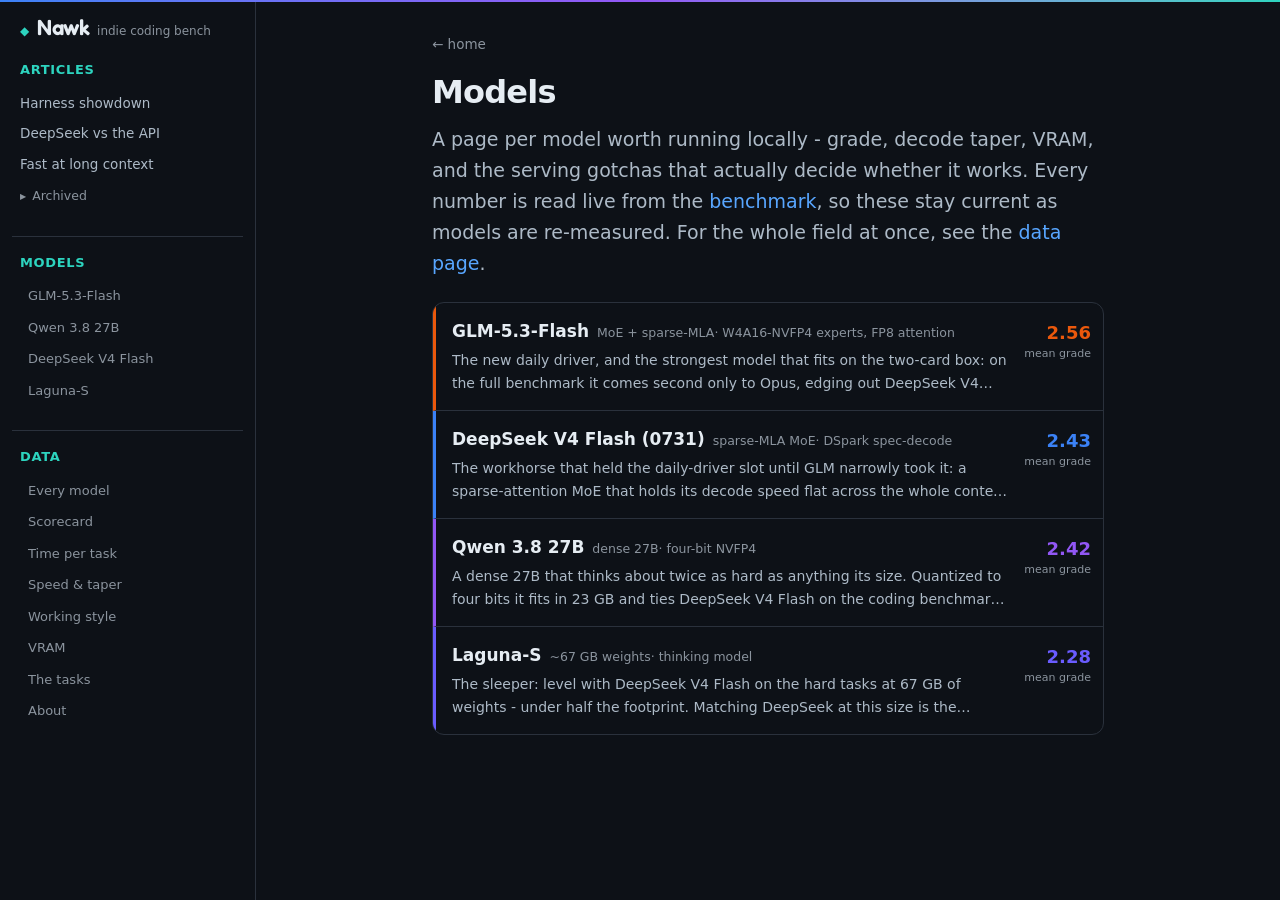
<file: models/index.html>
<!doctype html>
<html lang="en">
	<head>
		<meta charset="utf-8" />
		<meta name="viewport" content="width=device-width, initial-scale=1" />
		<link rel="icon" href="../favicon.svg" type="image/svg+xml" />
		<meta name="text-scale" content="scale" />
		<link rel="preconnect" href="https://fonts.googleapis.com" />
		<link rel="preconnect" href="https://fonts.gstatic.com" crossorigin />
		<link
			href="https://fonts.googleapis.com/css2?family=Fredoka:wght@500;600;700&display=swap"
			rel="stylesheet"
		/>
		<link href="../_app/immutable/entry/start.z27eGyTx.js" rel="modulepreload">
		<link href="../_app/immutable/chunks/nmS6lXIh.js" rel="modulepreload">
		<link href="../_app/immutable/chunks/CGDh-eqo.js" rel="modulepreload">
		<link href="../_app/immutable/chunks/BuFlayix.js" rel="modulepreload">
		<link href="../_app/immutable/chunks/BRYCOdeH.js" rel="modulepreload">
		<link href="../_app/immutable/entry/app.mkICUVZP.js" rel="modulepreload">
		<link href="../_app/immutable/chunks/DYl5dUZ5.js" rel="modulepreload">
		<link href="../_app/immutable/chunks/xihTtKlq.js" rel="modulepreload">
		<link href="../_app/immutable/nodes/0.C5yoV6OF.js" rel="modulepreload">
		<link href="../_app/immutable/chunks/BAFhSMo1.js" rel="modulepreload">
		<link href="../_app/immutable/chunks/Cnff18jI.js" rel="modulepreload">
		<link href="../_app/immutable/chunks/w_KcW8IU.js" rel="modulepreload">
		<link href="../_app/immutable/nodes/8.DdVyWk7Q.js" rel="modulepreload">
		<!--18pldtr--><!----><title>Nawk - Models</title>
		<link href="../_app/immutable/assets/0.D4KlvYzY.css" rel="stylesheet">
	</head>
	<body data-sveltekit-preload-data="hover">
		<div style="display: contents"><!--[--><!--[0--><!--[--><div class="relative flex"><div class="pointer-events-none fixed inset-x-0 top-0 z-50 h-0.5 bg-gradient-to-r from-[#3B82F6] via-[#9257F5] to-brand"></div> <!--[-1--><!--]--> <aside class="sidebar border-r border-border bg-bg px-3 py-4 svelte-129hoe0"><a href="/" class="mb-5 flex items-baseline gap-2 px-2 text-fg no-underline"><span class="text-xs text-brand">◆</span> <span class="font-display text-[22px] font-semibold leading-none tracking-tight">Nawk</span> <span class="text-[12px] font-normal text-mut">indie coding bench</span></a> <p class="mb-2 mt-1 px-2 text-[13px] font-bold uppercase tracking-wider text-brand">Articles</p> <!--[--><a href="/articles/harness-showdown" class="block rounded-md px-2 py-1.5 text-[13.5px] leading-snug text-fgdim hover:bg-panel hover:text-fg svelte-129hoe0">Harness showdown</a><a href="/articles/local-vs-api" class="block rounded-md px-2 py-1.5 text-[13.5px] leading-snug text-fgdim hover:bg-panel hover:text-fg svelte-129hoe0">DeepSeek vs the API</a><a href="/articles/faster-local-model" class="block rounded-md px-2 py-1.5 text-[13.5px] leading-snug text-fgdim hover:bg-panel hover:text-fg svelte-129hoe0">Fast at long context</a><!--]--> <!--[0--><details class="group mt-0.5"><summary class="flex cursor-pointer list-none items-center gap-1.5 rounded-md px-2 py-1.5 text-[12.5px] text-mut hover:bg-panel hover:text-fgdim"><span class="text-[8px] transition-transform group-open:rotate-90">▶</span> Archived</summary> <!--[--><a href="/articles/harness-efficiency-not-quality" class="block rounded-md py-1.5 pl-6 pr-2 text-[12.5px] leading-snug text-mut hover:bg-panel hover:text-fg svelte-129hoe0">Efficiency, not quality</a><!--]--></details><!--]--> <a href="/models" class="mb-2 mt-6 block border-t border-border px-2 pt-4 text-[13px] font-bold uppercase tracking-wider text-brand hover:text-fg svelte-129hoe0 active">Models</a> <!--[--><a href="/models/glm-5-3-flash" class="block rounded-md px-2 py-1.5 pl-4 text-[13px] text-mut hover:bg-panel hover:text-fg svelte-129hoe0">GLM-5.3-Flash</a><a href="/models/qwen-3-8-27b" class="block rounded-md px-2 py-1.5 pl-4 text-[13px] text-mut hover:bg-panel hover:text-fg svelte-129hoe0">Qwen 3.8 27B</a><a href="/models/deepseek-v4-flash-0731" class="block rounded-md px-2 py-1.5 pl-4 text-[13px] text-mut hover:bg-panel hover:text-fg svelte-129hoe0">DeepSeek V4 Flash</a><a href="/models/laguna-s" class="block rounded-md px-2 py-1.5 pl-4 text-[13px] text-mut hover:bg-panel hover:text-fg svelte-129hoe0">Laguna-S</a><!--]--> <a href="/data" class="mb-2 mt-6 block border-t border-border px-2 pt-4 text-[13px] font-bold uppercase tracking-wider text-brand hover:text-fg">Data</a> <!--[--><a href="/data#models" class="block rounded-md px-2 py-1.5 pl-4 text-[13px] text-mut hover:bg-panel hover:text-fg svelte-129hoe0">Every model</a><a href="/data#scorecard" class="block rounded-md px-2 py-1.5 pl-4 text-[13px] text-mut hover:bg-panel hover:text-fg svelte-129hoe0">Scorecard</a><a href="/data#time" class="block rounded-md px-2 py-1.5 pl-4 text-[13px] text-mut hover:bg-panel hover:text-fg svelte-129hoe0">Time per task</a><a href="/data#speed" class="block rounded-md px-2 py-1.5 pl-4 text-[13px] text-mut hover:bg-panel hover:text-fg svelte-129hoe0">Speed &amp; taper</a><a href="/data#effort" class="block rounded-md px-2 py-1.5 pl-4 text-[13px] text-mut hover:bg-panel hover:text-fg svelte-129hoe0">Working style</a><a href="/data#vram" class="block rounded-md px-2 py-1.5 pl-4 text-[13px] text-mut hover:bg-panel hover:text-fg svelte-129hoe0">VRAM</a><a href="/data#tasks" class="block rounded-md px-2 py-1.5 pl-4 text-[13px] text-mut hover:bg-panel hover:text-fg svelte-129hoe0">The tasks</a><a href="/data#about" class="block rounded-md px-2 py-1.5 pl-4 text-[13px] text-mut hover:bg-panel hover:text-fg svelte-129hoe0">About</a><!--]--></aside><!----> <div class="flex min-h-screen min-w-0 flex-1 flex-col"><div class="sticky top-0 z-20 flex items-center gap-3 border-b border-border bg-bg/90 px-4 py-3 backdrop-blur md:hidden"><button aria-label="Open menu" class="flex flex-col gap-1 rounded-lg p-1.5 hover:bg-panel"><span class="h-0.5 w-5 rounded bg-fgdim"></span> <span class="h-0.5 w-5 rounded bg-fgdim"></span> <span class="h-0.5 w-5 rounded bg-fgdim"></span></button> <a href="/" class="flex items-baseline gap-1.5 text-sm font-bold tracking-tight text-fg no-underline"><span class="text-[10px] text-brand">◆</span>Nawk</a></div> <main class="mx-auto w-full max-w-5xl flex-1 px-4 py-8 md:px-10"><!--[--><div class="mx-auto max-w-2xl"><a href="/" class="text-[13.5px] text-mut hover:text-fg">← home</a> <h1 class="mb-3 mt-4 text-[32px] font-bold leading-tight tracking-tight">Models</h1> <p class="mb-6 text-[19px] leading-relaxed text-fgdim">A page per model worth running locally - grade, decode taper, VRAM, and the serving gotchas that
		actually decide whether it works. Every number is read live from the <a href="/data" class="text-acc">benchmark</a>, so these stay current as models are re-measured. For
		the whole field at once, see the <a href="/data" class="text-acc">data page</a>.</p> <div class="divide-y divide-border overflow-hidden rounded-xl border border-border"><!--[--><a href="/models/glm-5-3-flash" class="flex items-start gap-3 border-l-[3px] py-4 pl-4 pr-3 transition-colors hover:bg-panel/50" style="border-left-color:#EA580C"><div class="min-w-0 flex-1"><div class="flex flex-wrap items-baseline gap-x-2"><span class="text-[17px] font-semibold text-fg">GLM-5.3-Flash</span> <span class="text-[12.5px] text-mut">MoE + sparse-MLA<!--[0-->· W4A16-NVFP4 experts, FP8 attention<!--]--></span></div> <p class="mt-1 text-[14px] leading-relaxed text-fgdim line-clamp-2">The new daily driver, and the strongest model that fits on the two-card box: on the full benchmark it comes second only to Opus, edging out DeepSeek V4 Flash for the top local spot, though the error bars still overlap so the lead is a narrow one. It is also the heaviest local model, and it only runs at all through a build quantized for this exact hardware.</p></div> <!--[0--><div class="shrink-0 text-right"><div class="text-[18px] font-semibold tabular-nums" style="color:#EA580C">2.56</div> <div class="text-[11px] text-mut">mean grade</div></div><!--]--></a><a href="/models/deepseek-v4-flash-0731" class="flex items-start gap-3 border-l-[3px] py-4 pl-4 pr-3 transition-colors hover:bg-panel/50" style="border-left-color:#3B82F6"><div class="min-w-0 flex-1"><div class="flex flex-wrap items-baseline gap-x-2"><span class="text-[17px] font-semibold text-fg">DeepSeek V4 Flash (0731)</span> <span class="text-[12.5px] text-mut">sparse-MLA MoE<!--[0-->· DSpark spec-decode<!--]--></span></div> <p class="mt-1 text-[14px] leading-relaxed text-fgdim line-clamp-2">The workhorse that held the daily-driver slot until GLM narrowly took it: a sparse-attention MoE that holds its decode speed flat across the whole context window, and, after a July re-post-train, one of the most reliable local models on the benchmark.</p></div> <!--[0--><div class="shrink-0 text-right"><div class="text-[18px] font-semibold tabular-nums" style="color:#3B82F6">2.43</div> <div class="text-[11px] text-mut">mean grade</div></div><!--]--></a><a href="/models/qwen-3-8-27b" class="flex items-start gap-3 border-l-[3px] py-4 pl-4 pr-3 transition-colors hover:bg-panel/50" style="border-left-color:#9257F5"><div class="min-w-0 flex-1"><div class="flex flex-wrap items-baseline gap-x-2"><span class="text-[17px] font-semibold text-fg">Qwen 3.8 27B</span> <span class="text-[12.5px] text-mut">dense 27B<!--[0-->· four-bit NVFP4<!--]--></span></div> <p class="mt-1 text-[14px] leading-relaxed text-fgdim line-clamp-2">A dense 27B that thinks about twice as hard as anything its size. Quantized to four bits it fits in 23 GB and ties DeepSeek V4 Flash on the coding benchmark - and the four-bit build turned out to be the one to serve.</p></div> <!--[0--><div class="shrink-0 text-right"><div class="text-[18px] font-semibold tabular-nums" style="color:#9257F5">2.42</div> <div class="text-[11px] text-mut">mean grade</div></div><!--]--></a><a href="/models/laguna-s" class="flex items-start gap-3 border-l-[3px] py-4 pl-4 pr-3 transition-colors hover:bg-panel/50" style="border-left-color:#6A5CFF"><div class="min-w-0 flex-1"><div class="flex flex-wrap items-baseline gap-x-2"><span class="text-[17px] font-semibold text-fg">Laguna-S</span> <span class="text-[12.5px] text-mut">~67 GB weights<!--[0-->· thinking model<!--]--></span></div> <p class="mt-1 text-[14px] leading-relaxed text-fgdim line-clamp-2">The sleeper: level with DeepSeek V4 Flash on the hard tasks at 67 GB of weights - under half the footprint. Matching DeepSeek at this size is the standout of the batch.</p></div> <!--[0--><div class="shrink-0 text-right"><div class="text-[18px] font-semibold tabular-nums" style="color:#6A5CFF">2.28</div> <div class="text-[11px] text-mut">mean grade</div></div><!--]--></a><!--]--></div></div><!--]--><!----></main></div></div><!--]--><!--]--> <!--[-1--><!--]--><!--]-->
			<script type="application/json" data-sveltekit-fetched data-url="/data/scorecard.json">{"status":200,"statusText":"","headers":{},"body":"{\"meta\":{\"opus-5\":{\"disp\":\"Opus 5\",\"kind\":\"API ref\",\"compose\":null,\"hf\":null,\"dl\":\"claude -p --model claude-opus-5 (Claude Code as agent)\"},\"opus-4.8\":{\"disp\":\"Opus 4.8\",\"kind\":\"API ref\",\"compose\":null,\"hf\":null,\"dl\":\"claude -p --model claude-opus-4-8 (Claude Code as agent)\"},\"sonnet-4.5\":{\"disp\":\"Sonnet 4.5\",\"kind\":\"API ref\",\"compose\":null,\"hf\":null,\"dl\":\"claude -p --model claude-sonnet-4-5-20250929\"},\"sonnet-5\":{\"disp\":\"Sonnet 5\",\"kind\":\"API ref\",\"compose\":null,\"hf\":null,\"dl\":\"claude -p --model claude-sonnet-5\"},\"fable-5\":{\"disp\":\"Fable 5\",\"kind\":\"API ref\",\"compose\":null,\"hf\":null,\"dl\":\"claude -p --model claude-fable-5\"},\"deepseek-v4-flash\":{\"disp\":\"DeepSeek V4 Flash (Think High)\",\"kind\":\"vLLM b12x\",\"compose\":\"~/vllm/compose-DeepSeek-V4-Flash-b12x.yml\",\"hf\":\"deepseek-ai/DeepSeek-V4-Flash\",\"dl\":\"hf download deepseek-ai/DeepSeek-V4-Flash --local-dir ~/models/DeepSeek-V4-Flash\"},\"glm53-flash-mtpfixed\":{\"disp\":\"GLM-5.3-Flash\",\"kind\":\"SGLang SM120\",\"compose\":\"~/vllm/serve-GLM-5.3-Flash-ctx524K-conc4.sh\",\"hf\":\"ormandj/GLM-5.3-Flash-W4A16-NVFP4-K32-Experts-FP8-WO\",\"dl\":\"hf download ormandj/GLM-5.3-Flash-W4A16-NVFP4-K32-Experts-FP8-WO  # W4A16-NVFP4 experts + FP8 attention; needs ghcr.io/ormandj/sglang-glm53-flash-sm120:v0.4.3 (modelopt_mixed; upstream vLLM/SGLang do NOT load it)\"},\"deepseek-v4-flash-0731\":{\"disp\":\"DeepSeek V4 Flash 0731 (Think High)\",\"kind\":\"vLLM b12x\",\"compose\":\"~/vllm/compose-DeepSeek-V4-Flash-0731-b12x.yml\",\"hf\":\"deepseek-ai/DeepSeek-V4-Flash-0731\",\"dl\":\"hf download deepseek-ai/DeepSeek-V4-Flash-0731 --local-dir ~/models/DeepSeek-V4-Flash-0731\"},\"deepseek-v4-max\":{\"disp\":\"DeepSeek V4 Flash (Think Max)\",\"kind\":\"vLLM b12x\",\"compose\":\"~/vllm/compose-DeepSeek-V4-Flash-b12x-MAX.yml\",\"hf\":\"deepseek-ai/DeepSeek-V4-Flash\",\"dl\":\"(same weights as High; reasoning_effort=max)\"},\"qwen3.6-27b-int4\":{\"disp\":\"Qwen3.6 27B INT4\",\"kind\":\"vLLM\",\"compose\":\"~/vllm/compose-Qwen3.6-27B-AutoRound-INT4.yml\",\"hf\":\"Lorbus/Qwen3.6-27B-int4-AutoRound\",\"dl\":\"hf download Lorbus/Qwen3.6-27B-int4-AutoRound --local-dir ~/models/Qwen3.6-27B-AutoRound-INT4\"},\"qwen3.6-35b-awq\":{\"disp\":\"Qwen3.6 35B A3B AWQ\",\"kind\":\"vLLM\",\"compose\":\"~/vllm/compose-Qwen3.6-35B-A3B-AWQ.yml\",\"hf\":\"QuantTrio/Qwen3.6-35B-A3B-AWQ\",\"dl\":\"hf download QuantTrio/Qwen3.6-35B-A3B-AWQ --local-dir ~/models/Qwen3.6-35B-A3B-AWQ\"},\"qwen3.6-35b-fp8-mtp\":{\"disp\":\"Qwen3.6 35B A3B\",\"kind\":\"vLLM\",\"compose\":\"~/vllm/compose-Qwen3.6-35B-A3B-FP8-MTP.yml\",\"hf\":\"Qwen/Qwen3.6-35B-A3B-FP8\",\"dl\":\"hf download Qwen/Qwen3.6-35B-A3B-FP8 --local-dir ~/models/Qwen3.6-35B-A3B-FP8\"},\"ornith-35b\":{\"disp\":\"Ornith-1.0-35B\",\"kind\":\"vLLM\",\"compose\":\"~/vllm/compose-Ornith-1.0-35B-FP8.yml\",\"hf\":\"deepreinforce-ai/Ornith-1.0-35B-FP8\",\"dl\":\"hf download deepreinforce-ai/Ornith-1.0-35B-FP8 --local-dir ~/models/Ornith-1.0-35B-FP8\"},\"laguna-thinking\":{\"disp\":\"Laguna S 2.1 NVFP4\",\"kind\":\"vLLM\",\"compose\":\"~/vllm/compose-Laguna-S-2.1-NVFP4-thinking.yml\",\"hf\":\"poolside/Laguna-S-2.1-NVFP4\",\"dl\":\"hf download poolside/Laguna-S-2.1-NVFP4 --local-dir ~/models/Laguna-S-2.1-NVFP4\"},\"nemotron-3.5-lightning\":{\"disp\":\"Nemotron 3.5 Lightning (prelim n=2)\",\"kind\":\"vLLM\",\"compose\":\"~/vllm/compose-Nemotron-3.5-Lightning-BF16.yml\",\"hf\":\"nvidia/Nemotron-3.5-Lightning-30B-A3B (BF16)\",\"dl\":\"hf download nvidia/Nemotron-3.5-Lightning-30B-A3B --local-dir ~/models/Nemotron-3.5-Lightning-30B-A3B-BF16\"},\"deepseek-v4-flash-preview\":{\"disp\":\"DeepSeek V4 Flash preview (Think High)\",\"kind\":\"vLLM b12x\",\"compose\":\"~/vllm/compose-DeepSeek-V4-Flash-preview-hdd.yml\",\"hf\":\"deepseek-ai/DeepSeek-V4-Flash (2026-06 preview)\",\"dl\":\"(archived to /mnt/8TB/models2/DeepSeek-V4-Flash)\"},\"qwen3.6-27b-int4-fixedtmpl\":{\"disp\":\"Qwen3.6 27B INT4\",\"kind\":\"vLLM\",\"compose\":\"~/vllm/compose-Qwen3.6-27B-AutoRound-INT4-fixedtmpl-tp2.yml\",\"hf\":\"Lorbus/Qwen3.6-27B-int4-AutoRound + froggeric v22 chat template\",\"dl\":\"hf download Lorbus/Qwen3.6-27B-int4-AutoRound --local-dir ~/models/Qwen3.6-27B-AutoRound-INT4\"},\"laguna-aug2026\":{\"disp\":\"Laguna S 2.1 NVFP4 (Aug 2026)\",\"kind\":\"vLLM\",\"compose\":\"~/vllm/compose-Laguna-S-2.1-NVFP4-aug2026.yml\",\"hf\":\"poolside/Laguna-S-2.1-NVFP4 (Aug-2026)\",\"dl\":\"(models2 archive)\"},\"qwen3.8-27b-fp8-medium\":{\"disp\":\"Qwen3.8 27B FP8 (medium)\",\"kind\":\"vLLM nightly\",\"compose\":\"~/vllm/compose-Qwen3.8-27B-FP8-medium.yml\",\"hf\":\"Qwen/Qwen3.8-27B-FP8 + froggeric v22 medium template\",\"dl\":\"hf download Qwen/Qwen3.8-27B-FP8 --local-dir ~/models/Qwen3.8-27B-FP8\"},\"qwen3.6-27b-nvfp4-medium\":{\"disp\":\"Qwen3.6 27B\",\"kind\":\"vLLM nightly\",\"compose\":\"~/vllm/compose-Qwen3.6-27B-NVFP4-medium.yml\",\"hf\":\"unsloth/Qwen3.6-27B-NVFP4 + froggeric v22 medium template\",\"dl\":\"hf download unsloth/Qwen3.6-27B-NVFP4 --local-dir ~/models/Qwen3.6-27B-NVFP4\"},\"qwen3.8-27b-nvfp4-medium\":{\"disp\":\"Qwen3.8 27B\",\"kind\":\"vLLM nightly\",\"compose\":\"~/vllm/compose-Qwen3.8-27B-NVFP4-medium.yml\",\"hf\":\"Qwen/Qwen3.8-27B-NVFP4 (native FP4, FlashInfer) + froggeric v22 medium template\",\"dl\":\"hf download Qwen/Qwen3.8-27B-NVFP4 --local-dir ~/models/Qwen3.8-27B-NVFP4\"}},\"order\":[\"opus-5\",\"opus-4.8\",\"fable-5\",\"sonnet-5\",\"deepseek-v4-flash\",\"deepseek-v4-flash-0731\",\"glm53-flash-mtpfixed\",\"deepseek-v4-flash-preview\",\"laguna-thinking\",\"laguna-aug2026\",\"qwen3.6-35b-fp8-mtp\",\"qwen3.8-27b-fp8-medium\",\"qwen3.8-27b-nvfp4-medium\",\"qwen3.6-27b-nvfp4-medium\",\"qwen3.6-35b-awq\",\"nemotron-3.5-lightning\",\"qwen3.6-27b-int4-fixedtmpl\",\"qwen3.6-27b-int4\",\"deepseek-v4-max\",\"sonnet-4.5\"],\"tasks\":[\"cand-01\",\"cand-02\",\"cand-03\",\"cand-04\",\"cand-05\",\"cand-06\",\"cand-07\",\"cand-08\"],\"weights\":{\"glm53-flash-mtpfixed\":178,\"deepseek-v4-flash\":150,\"deepseek-v4-flash-0731\":167,\"deepseek-v4-max\":150,\"qwen3.6-27b-int4\":18,\"qwen3.6-35b-awq\":25,\"ornith-35b\":36,\"laguna-thinking\":67,\"qwen3.6-35b-fp8-mtp\":35,\"nemotron-3.5-lightning\":62,\"deepseek-v4-flash-preview\":150,\"qwen3.6-27b-int4-fixedtmpl\":18,\"laguna-aug2026\":93,\"qwen3.8-27b-fp8-medium\":31,\"qwen3.6-27b-nvfp4-medium\":23,\"qwen3.8-27b-nvfp4-medium\":23},\"disc\":[\"cand-01\",\"cand-02\",\"cand-03\",\"cand-05\",\"cand-06\",\"cand-08\"],\"pub\":true,\"sections\":[{\"id\":\"score\",\"label\":\"Scorecard\",\"group\":\"Results\"},{\"id\":\"models\",\"label\":\"Models\",\"group\":\"Results\"},{\"id\":\"speed\",\"label\":\"Speed\",\"group\":\"Results\"},{\"id\":\"corr\",\"label\":\"Time per task\",\"group\":\"Results\"},{\"id\":\"tokens\",\"label\":\"Effort\",\"group\":\"Results\"},{\"id\":\"vram\",\"label\":\"VRAM\",\"group\":\"Results\"},{\"id\":\"tasks\",\"label\":\"The tasks\",\"group\":\"Method\"},{\"id\":\"repro\",\"label\":\"Reproducibility\",\"group\":\"Method\"},{\"id\":\"coverage\",\"label\":\"Coverage\",\"group\":\"Method\"},{\"id\":\"about\",\"label\":\"About\",\"group\":\"Method\"}],\"short\":{\"glm53-flash-mtpfixed\":\"GLM-5.3-Flash\",\"opus-5\":\"Opus 5\",\"opus-4.8\":\"Opus 4.8\",\"sonnet-4.5\":\"Sonnet 4.5\",\"sonnet-5\":\"Sonnet 5\",\"fable-5\":\"Fable 5\",\"deepseek-v4-flash\":\"DS V4 High\",\"deepseek-v4-flash-0731\":\"DS V4 0731\",\"deepseek-v4-max\":\"DS V4 Max\",\"qwen3.6-27b-int4\":\"Qwen3.6 27B INT4\",\"qwen3.6-35b-awq\":\"Qwen3.6 35B AWQ\",\"ornith-35b\":\"Ornith 35B\",\"laguna-thinking\":\"Laguna S\",\"qwen3.6-35b-fp8-mtp\":\"Qwen3.6 35B\",\"nemotron-3.5-lightning\":\"Nemotron 3.5\",\"deepseek-v4-flash-preview\":\"DS V4 preview\",\"qwen3.6-27b-int4-fixedtmpl\":\"Qwen3.6 27B\",\"laguna-aug2026\":\"Laguna S Aug\",\"qwen3.8-27b-fp8-medium\":\"Qwen3.8 27B\",\"qwen3.6-27b-nvfp4-medium\":\"Qwen3.6 27B\",\"qwen3.8-27b-nvfp4-medium\":\"Qwen3.8 27B\"},\"experimental\":[],\"archived\":[\"fable-5\",\"deepseek-v4-flash\",\"deepseek-v4-max\",\"qwen3.6-35b-awq\",\"qwen3.6-27b-int4\",\"laguna-aug2026\",\"nemotron-3.5-lightning\",\"qwen3.8-27b-fp8-medium\",\"qwen3.6-27b-int4-fixedtmpl\"],\"scorecard\":{\"opus-5\":{\"tasks\":{\"cand-01\":{\"tiers\":[\"gold\",\"silver\",\"gold\"],\"best\":\"gold\",\"n\":3,\"avg_wall\":337},\"cand-02\":{\"tiers\":[\"gold\",\"gold\",\"gold\",\"gold\",\"gold\",\"gold\",\"gold\",\"gold\"],\"best\":\"gold\",\"n\":8,\"avg_wall\":220},\"cand-03\":{\"tiers\":[\"silver\",\"silver\",\"fail\",\"gold\",\"gold\",\"fail\",\"silver\",\"gold\"],\"best\":\"gold\",\"n\":8,\"avg_wall\":656},\"cand-04\":{\"tiers\":[\"gold\",\"gold\",\"gold\"],\"best\":\"gold\",\"n\":3,\"avg_wall\":109},\"cand-05\":{\"tiers\":[\"gold\",\"gold\",\"gold\"],\"best\":\"gold\",\"n\":3,\"avg_wall\":137},\"cand-06\":{\"tiers\":[\"gold\",\"gold\",\"gold\",\"silver\",\"silver\",\"silver\",\"gold\",\"silver\"],\"best\":\"gold\",\"n\":8,\"avg_wall\":709},\"cand-07\":{\"tiers\":[\"gold\",\"gold\",\"gold\"],\"best\":\"gold\",\"n\":3,\"avg_wall\":111},\"cand-08\":{\"tiers\":[\"gold\",\"gold\",\"gold\",\"gold\",\"gold\",\"gold\",\"gold\",\"gold\"],\"best\":\"gold\",\"n\":8,\"avg_wall\":463}},\"tally\":{\"gold\":8},\"avg_wall\":343},\"opus-4.8\":{\"tasks\":{\"cand-01\":{\"tiers\":[\"silver\",\"silver\",\"silver\"],\"best\":\"silver\",\"n\":3,\"avg_wall\":465},\"cand-02\":{\"tiers\":[\"gold\",\"gold\",\"gold\",\"gold\",\"gold\",\"gold\",\"gold\",\"gold\"],\"best\":\"gold\",\"n\":8,\"avg_wall\":263},\"cand-03\":{\"tiers\":[\"gold\",\"gold\",\"gold\",\"silver\",\"gold\",\"gold\",\"gold\",\"gold\"],\"best\":\"gold\",\"n\":8,\"avg_wall\":177},\"cand-04\":{\"tiers\":[\"gold\",\"gold\",\"gold\"],\"best\":\"gold\",\"n\":3,\"avg_wall\":100},\"cand-05\":{\"tiers\":[\"gold\",\"gold\",\"gold\"],\"best\":\"gold\",\"n\":3,\"avg_wall\":126},\"cand-06\":{\"tiers\":[\"gold\",\"fail\",\"fail\",\"silver\",\"fail\",\"fail\",\"gold\",\"silver\"],\"best\":\"gold\",\"n\":8,\"avg_wall\":756},\"cand-07\":{\"tiers\":[\"gold\",\"gold\",\"gold\"],\"best\":\"gold\",\"n\":3,\"avg_wall\":204},\"cand-08\":{\"tiers\":[\"gold\",\"gold\",\"gold\",\"gold\",\"gold\",\"gold\",\"gold\",\"gold\"],\"best\":\"gold\",\"n\":8,\"avg_wall\":371}},\"tally\":{\"silver\":1,\"gold\":7},\"avg_wall\":308},\"fable-5\":{\"tasks\":{\"cand-01\":{\"tiers\":[\"silver\",\"silver\",\"gold\"],\"best\":\"gold\",\"n\":3,\"avg_wall\":280},\"cand-02\":{\"tiers\":[\"gold\",\"gold\",\"gold\"],\"best\":\"gold\",\"n\":3,\"avg_wall\":232},\"cand-03\":{\"tiers\":[\"gold\",\"silver\",\"fail\"],\"best\":\"gold\",\"n\":3,\"avg_wall\":65},\"cand-04\":{\"tiers\":[\"gold\"],\"best\":\"gold\",\"n\":1,\"avg_wall\":92},\"cand-05\":{\"tiers\":[\"gold\",\"gold\",\"gold\"],\"best\":\"gold\",\"n\":3,\"avg_wall\":203},\"cand-06\":{\"tiers\":[\"silver\",\"silver\"],\"best\":\"silver\",\"n\":2,\"avg_wall\":197},\"cand-07\":{\"tiers\":[\"gold\"],\"best\":\"gold\",\"n\":1,\"avg_wall\":146},\"cand-08\":{\"tiers\":[\"gold\",\"gold\",\"gold\"],\"best\":\"gold\",\"n\":3,\"avg_wall\":377}},\"tally\":{\"gold\":7,\"silver\":1},\"avg_wall\":199},\"sonnet-5\":{\"tasks\":{\"cand-01\":{\"tiers\":[\"fail\",\"gold\",\"gold\"],\"best\":\"gold\",\"n\":3,\"avg_wall\":522},\"cand-02\":{\"tiers\":[\"gold\",\"gold\",\"silver\"],\"best\":\"gold\",\"n\":3,\"avg_wall\":314},\"cand-03\":{\"tiers\":[\"silver\",\"fail\",\"fail\"],\"best\":\"silver\",\"n\":3,\"avg_wall\":900},\"cand-04\":{\"tiers\":[\"gold\",\"gold\",\"gold\"],\"best\":\"gold\",\"n\":3,\"avg_wall\":91},\"cand-05\":{\"tiers\":[\"gold\",\"gold\",\"gold\"],\"best\":\"gold\",\"n\":3,\"avg_wall\":233},\"cand-06\":{\"tiers\":[\"silver\",\"silver\",\"silver\"],\"best\":\"silver\",\"n\":3,\"avg_wall\":724},\"cand-07\":{\"tiers\":[\"gold\",\"gold\",\"gold\"],\"best\":\"gold\",\"n\":3,\"avg_wall\":213},\"cand-08\":{\"tiers\":[\"gold\",\"gold\",\"gold\"],\"best\":\"gold\",\"n\":3,\"avg_wall\":622}},\"tally\":{\"gold\":6,\"silver\":2},\"avg_wall\":452},\"deepseek-v4-flash\":{\"tasks\":{\"cand-01\":{\"tiers\":[\"core\",\"core\",\"silver\"],\"best\":\"silver\",\"n\":3,\"avg_wall\":147},\"cand-02\":{\"tiers\":[\"gold\",\"fail\",\"gold\",\"silver\",\"silver\",\"gold\",\"gold\",\"gold\",\"silver\"],\"best\":\"gold\",\"n\":9,\"avg_wall\":150},\"cand-03\":{\"tiers\":[\"gold\",\"gold\",\"silver\",\"core\",\"gold\",\"gold\",\"gold\",\"core\",\"silver\",\"silver\",\"gold\",\"silver\",\"gold\",\"core\",\"gold\"],\"best\":\"gold\",\"n\":15,\"avg_wall\":92},\"cand-04\":{\"tiers\":[\"gold\",\"gold\",\"gold\",\"gold\",\"gold\",\"gold\",\"gold\",\"gold\"],\"best\":\"gold\",\"n\":8,\"avg_wall\":57},\"cand-05\":{\"tiers\":[\"silver\",\"gold\",\"silver\",\"gold\",\"fail\",\"gold\",\"gold\",\"gold\"],\"best\":\"gold\",\"n\":8,\"avg_wall\":67},\"cand-06\":{\"tiers\":[\"fail\",\"fail\",\"silver\",\"silver\",\"fail\",\"fail\",\"fail\",\"fail\",\"silver\"],\"best\":\"silver\",\"n\":9,\"avg_wall\":617},\"cand-07\":{\"tiers\":[\"gold\",\"gold\",\"gold\",\"gold\",\"silver\",\"gold\",\"gold\"],\"best\":\"gold\",\"n\":7,\"avg_wall\":114},\"cand-08\":{\"tiers\":[\"gold\",\"gold\",\"gold\",\"gold\",\"gold\",\"gold\",\"gold\",\"gold\"],\"best\":\"gold\",\"n\":8,\"avg_wall\":156}},\"tally\":{\"silver\":2,\"gold\":6},\"avg_wall\":175},\"deepseek-v4-flash-0731\":{\"tasks\":{\"cand-01\":{\"tiers\":[\"gold\",\"core\",\"core\"],\"best\":\"gold\",\"n\":3,\"avg_wall\":282},\"cand-02\":{\"tiers\":[\"gold\",\"gold\",\"gold\",\"gold\",\"gold\",\"gold\",\"gold\",\"gold\"],\"best\":\"gold\",\"n\":8,\"avg_wall\":136},\"cand-03\":{\"tiers\":[\"silver\",\"silver\",\"core\",\"core\",\"gold\",\"silver\",\"silver\",\"silver\"],\"best\":\"gold\",\"n\":8,\"avg_wall\":247},\"cand-04\":{\"tiers\":[\"gold\",\"gold\",\"gold\"],\"best\":\"gold\",\"n\":3,\"avg_wall\":65},\"cand-05\":{\"tiers\":[\"gold\",\"gold\",\"gold\"],\"best\":\"gold\",\"n\":3,\"avg_wall\":93},\"cand-06\":{\"tiers\":[\"silver\",\"silver\",\"silver\",\"gold\",\"silver\",\"silver\",\"silver\",\"silver\"],\"best\":\"gold\",\"n\":8,\"avg_wall\":450},\"cand-07\":{\"tiers\":[\"gold\",\"gold\",\"gold\"],\"best\":\"gold\",\"n\":3,\"avg_wall\":117},\"cand-08\":{\"tiers\":[\"gold\",\"gold\",\"gold\",\"gold\",\"gold\",\"gold\",\"gold\",\"gold\"],\"best\":\"gold\",\"n\":8,\"avg_wall\":148}},\"tally\":{\"gold\":8},\"avg_wall\":192},\"glm53-flash-mtpfixed\":{\"tasks\":{\"cand-01\":{\"tiers\":[\"silver\",\"gold\",\"silver\",\"gold\",\"gold\",\"gold\",\"gold\",\"silver\"],\"best\":\"gold\",\"n\":8,\"avg_wall\":662},\"cand-02\":{\"tiers\":[\"gold\",\"gold\",\"gold\",\"gold\",\"gold\",\"gold\",\"gold\",\"gold\"],\"best\":\"gold\",\"n\":8,\"avg_wall\":367},\"cand-03\":{\"tiers\":[\"silver\",\"gold\",\"silver\",\"silver\",\"fail\",\"core\",\"silver\",\"silver\"],\"best\":\"gold\",\"n\":8,\"avg_wall\":1127},\"cand-04\":{\"tiers\":[\"gold\",\"gold\",\"gold\",\"gold\",\"gold\",\"gold\",\"gold\",\"gold\"],\"best\":\"gold\",\"n\":8,\"avg_wall\":88},\"cand-05\":{\"tiers\":[\"gold\",\"gold\",\"gold\",\"gold\",\"gold\",\"gold\",\"gold\",\"gold\"],\"best\":\"gold\",\"n\":8,\"avg_wall\":217},\"cand-06\":{\"tiers\":[\"silver\",\"silver\",\"silver\",\"gold\",\"silver\",\"gold\",\"gold\",\"gold\"],\"best\":\"gold\",\"n\":8,\"avg_wall\":1150},\"cand-07\":{\"tiers\":[\"gold\",\"gold\",\"gold\",\"gold\",\"gold\",\"gold\",\"gold\",\"gold\"],\"best\":\"gold\",\"n\":8,\"avg_wall\":193},\"cand-08\":{\"tiers\":[\"gold\",\"gold\",\"silver\",\"gold\",\"gold\",\"gold\",\"gold\",\"silver\"],\"best\":\"gold\",\"n\":8,\"avg_wall\":457}},\"tally\":{\"gold\":8},\"avg_wall\":533},\"deepseek-v4-flash-preview\":{\"tasks\":{\"cand-01\":{\"tiers\":[\"gold\",\"silver\",\"silver\",\"silver\",\"silver\",\"silver\",\"fail\",\"silver\",\"fail\",\"core\",\"silver\",\"core\",\"silver\",\"core\",\"silver\",\"core\"],\"best\":\"gold\",\"n\":16,\"avg_wall\":334},\"cand-02\":{\"tiers\":[\"silver\",\"silver\",\"silver\",\"silver\",\"silver\",\"gold\",\"gold\",\"gold\",\"gold\",\"silver\",\"gold\",\"silver\",\"gold\",\"gold\",\"silver\",\"silver\"],\"best\":\"gold\",\"n\":16,\"avg_wall\":248},\"cand-03\":{\"tiers\":[\"gold\",\"core\",\"gold\",\"silver\",\"gold\",\"gold\",\"gold\",\"gold\",\"silver\",\"gold\",\"gold\",\"gold\",\"silver\",\"gold\",\"gold\",\"silver\"],\"best\":\"gold\",\"n\":16,\"avg_wall\":175},\"cand-04\":{\"tiers\":[\"gold\",\"gold\",\"gold\",\"gold\",\"gold\",\"gold\",\"gold\",\"gold\",\"gold\",\"gold\",\"gold\",\"gold\",\"gold\",\"gold\",\"gold\",\"gold\"],\"best\":\"gold\",\"n\":16,\"avg_wall\":69},\"cand-05\":{\"tiers\":[\"gold\",\"gold\",\"silver\",\"gold\",\"gold\",\"gold\",\"gold\",\"gold\",\"gold\",\"silver\",\"gold\",\"gold\",\"gold\",\"gold\",\"gold\",\"silver\"],\"best\":\"gold\",\"n\":16,\"avg_wall\":144},\"cand-06\":{\"tiers\":[\"fail\",\"fail\",\"fail\",\"fail\",\"fail\",\"fail\",\"fail\",\"fail\",\"fail\",\"fail\",\"fail\",\"fail\",\"fail\",\"fail\",\"silver\",\"fail\"],\"best\":\"silver\",\"n\":16,\"avg_wall\":733},\"cand-07\":{\"tiers\":[\"gold\",\"gold\",\"gold\",\"gold\",\"gold\",\"gold\",\"gold\",\"gold\",\"gold\",\"gold\",\"gold\",\"gold\",\"gold\",\"gold\",\"fail\",\"fail\"],\"best\":\"gold\",\"n\":16,\"avg_wall\":219},\"cand-08\":{\"tiers\":[\"gold\",\"gold\",\"gold\",\"silver\",\"gold\",\"gold\",\"gold\",\"gold\",\"silver\",\"gold\",\"gold\",\"gold\",\"gold\",\"gold\",\"gold\",\"gold\"],\"best\":\"gold\",\"n\":16,\"avg_wall\":276}},\"tally\":{\"gold\":7,\"silver\":1},\"avg_wall\":275},\"laguna-thinking\":{\"tasks\":{\"cand-01\":{\"tiers\":[\"core\",\"silver\",\"silver\"],\"best\":\"silver\",\"n\":3,\"avg_wall\":295},\"cand-02\":{\"tiers\":[\"gold\",\"gold\",\"gold\"],\"best\":\"gold\",\"n\":3,\"avg_wall\":282},\"cand-03\":{\"tiers\":[\"silver\",\"gold\",\"silver\"],\"best\":\"gold\",\"n\":3,\"avg_wall\":98},\"cand-04\":{\"tiers\":[\"gold\",\"gold\",\"gold\"],\"best\":\"gold\",\"n\":3,\"avg_wall\":89},\"cand-05\":{\"tiers\":[\"gold\",\"gold\",\"silver\"],\"best\":\"gold\",\"n\":3,\"avg_wall\":116},\"cand-06\":{\"tiers\":[\"silver\",\"fail\",\"core\"],\"best\":\"silver\",\"n\":3,\"avg_wall\":782},\"cand-07\":{\"tiers\":[\"gold\",\"gold\",\"gold\"],\"best\":\"gold\",\"n\":3,\"avg_wall\":603},\"cand-08\":{\"tiers\":[\"gold\",\"gold\",\"gold\"],\"best\":\"gold\",\"n\":3,\"avg_wall\":203}},\"tally\":{\"silver\":2,\"gold\":6},\"avg_wall\":308},\"laguna-aug2026\":{\"tasks\":{\"cand-01\":{\"tiers\":[],\"best\":null,\"n\":0,\"avg_wall\":null},\"cand-02\":{\"tiers\":[\"gold\",\"gold\",\"gold\"],\"best\":\"gold\",\"n\":3,\"avg_wall\":637},\"cand-03\":{\"tiers\":[\"gold\",\"silver\",\"gold\"],\"best\":\"gold\",\"n\":3,\"avg_wall\":142},\"cand-04\":{\"tiers\":[],\"best\":null,\"n\":0,\"avg_wall\":null},\"cand-05\":{\"tiers\":[],\"best\":null,\"n\":0,\"avg_wall\":null},\"cand-06\":{\"tiers\":[\"core\",\"fail\",\"fail\"],\"best\":\"core\",\"n\":3,\"avg_wall\":999},\"cand-07\":{\"tiers\":[],\"best\":null,\"n\":0,\"avg_wall\":null},\"cand-08\":{\"tiers\":[\"gold\",\"gold\",\"gold\"],\"best\":\"gold\",\"n\":3,\"avg_wall\":384}},\"tally\":{\"gold\":3,\"core\":1},\"avg_wall\":540},\"qwen3.6-35b-fp8-mtp\":{\"tasks\":{\"cand-01\":{\"tiers\":[\"core\",\"core\",\"core\",\"core\",\"core\",\"core\",\"core\",\"core\",\"core\",\"core\",\"core\",\"core\",\"core\",\"core\",\"core\",\"fail\"],\"best\":\"core\",\"n\":16,\"avg_wall\":611},\"cand-02\":{\"tiers\":[\"gold\",\"gold\",\"gold\",\"gold\",\"gold\",\"fail\",\"gold\",\"gold\",\"gold\",\"gold\",\"gold\",\"gold\",\"silver\",\"fail\",\"fail\",\"gold\"],\"best\":\"gold\",\"n\":16,\"avg_wall\":667},\"cand-03\":{\"tiers\":[\"silver\",\"silver\",\"silver\",\"silver\",\"silver\",\"silver\",\"silver\",\"silver\",\"silver\",\"silver\",\"silver\",\"silver\",\"silver\",\"silver\",\"silver\",\"silver\"],\"best\":\"silver\",\"n\":16,\"avg_wall\":403},\"cand-04\":{\"tiers\":[\"silver\",\"silver\",\"core\",\"silver\",\"silver\",\"silver\",\"core\",\"core\",\"silver\",\"silver\",\"fail\",\"gold\",\"gold\",\"silver\",\"fail\",\"core\"],\"best\":\"gold\",\"n\":16,\"avg_wall\":190},\"cand-05\":{\"tiers\":[\"silver\",\"silver\",\"silver\",\"silver\",\"silver\",\"silver\",\"silver\",\"gold\",\"silver\",\"silver\",\"gold\",\"silver\",\"silver\",\"silver\",\"silver\",\"silver\"],\"best\":\"gold\",\"n\":16,\"avg_wall\":483},\"cand-06\":{\"tiers\":[\"silver\",\"silver\",\"fail\",\"silver\",\"fail\",\"silver\",\"fail\",\"fail\",\"fail\",\"fail\",\"silver\",\"fail\",\"fail\",\"silver\",\"silver\",\"silver\"],\"best\":\"silver\",\"n\":16,\"avg_wall\":551},\"cand-07\":{\"tiers\":[\"gold\",\"gold\",\"gold\",\"gold\",\"gold\",\"gold\",\"gold\",\"gold\",\"gold\",\"gold\",\"silver\",\"gold\",\"gold\",\"gold\",\"gold\",\"gold\"],\"best\":\"gold\",\"n\":16,\"avg_wall\":731},\"cand-08\":{\"tiers\":[\"gold\",\"gold\",\"gold\",\"gold\",\"gold\",\"gold\",\"gold\",\"gold\",\"gold\",\"gold\",\"silver\",\"gold\",\"gold\",\"gold\",\"gold\",\"gold\"],\"best\":\"gold\",\"n\":16,\"avg_wall\":281}},\"tally\":{\"core\":1,\"gold\":5,\"silver\":2},\"avg_wall\":490},\"qwen3.8-27b-fp8-medium\":{\"tasks\":{\"cand-01\":{\"tiers\":[\"silver\",\"gold\",\"core\",\"core\",\"gold\",\"silver\",\"gold\"],\"best\":\"gold\",\"n\":7,\"avg_wall\":2176},\"cand-02\":{\"tiers\":[\"gold\",\"gold\",\"gold\",\"gold\",\"gold\",\"gold\",\"gold\",\"gold\"],\"best\":\"gold\",\"n\":8,\"avg_wall\":1066},\"cand-03\":{\"tiers\":[\"silver\",\"core\",\"fail\",\"silver\",\"fail\",\"silver\",\"silver\",\"silver\"],\"best\":\"silver\",\"n\":8,\"avg_wall\":5466},\"cand-04\":{\"tiers\":[\"gold\",\"gold\",\"gold\",\"gold\",\"gold\",\"gold\",\"gold\",\"gold\"],\"best\":\"gold\",\"n\":8,\"avg_wall\":207},\"cand-05\":{\"tiers\":[\"gold\",\"gold\",\"gold\",\"gold\",\"gold\",\"gold\",\"gold\",\"gold\"],\"best\":\"gold\",\"n\":8,\"avg_wall\":545},\"cand-06\":{\"tiers\":[\"silver\",\"silver\",\"silver\",\"fail\",\"silver\",\"silver\",\"fail\",\"silver\"],\"best\":\"silver\",\"n\":8,\"avg_wall\":4008},\"cand-07\":{\"tiers\":[\"gold\",\"gold\",\"gold\",\"gold\",\"gold\",\"gold\"],\"best\":\"gold\",\"n\":6,\"avg_wall\":560},\"cand-08\":{\"tiers\":[\"gold\",\"gold\",\"gold\",\"gold\",\"gold\",\"silver\"],\"best\":\"gold\",\"n\":6,\"avg_wall\":1716}},\"tally\":{\"gold\":6,\"silver\":2},\"avg_wall\":1968},\"qwen3.8-27b-nvfp4-medium\":{\"tasks\":{\"cand-01\":{\"tiers\":[\"silver\",\"silver\",\"silver\",\"gold\",\"silver\",\"silver\",\"silver\",\"core\"],\"best\":\"gold\",\"n\":8,\"avg_wall\":1845},\"cand-02\":{\"tiers\":[\"gold\",\"gold\",\"gold\",\"gold\",\"gold\",\"gold\",\"gold\"],\"best\":\"gold\",\"n\":7,\"avg_wall\":1935},\"cand-03\":{\"tiers\":[\"silver\",\"silver\",\"gold\",\"silver\",\"gold\",\"silver\",\"silver\"],\"best\":\"gold\",\"n\":7,\"avg_wall\":7071},\"cand-04\":{\"tiers\":[\"gold\",\"gold\",\"gold\",\"gold\",\"gold\",\"gold\",\"gold\",\"gold\"],\"best\":\"gold\",\"n\":8,\"avg_wall\":160},\"cand-05\":{\"tiers\":[\"gold\",\"gold\",\"gold\",\"gold\",\"gold\",\"gold\",\"gold\",\"gold\"],\"best\":\"gold\",\"n\":8,\"avg_wall\":326},\"cand-06\":{\"tiers\":[\"silver\",\"silver\",\"silver\",\"silver\",\"silver\",\"silver\",\"silver\",\"silver\"],\"best\":\"silver\",\"n\":8,\"avg_wall\":1697},\"cand-07\":{\"tiers\":[\"gold\",\"gold\",\"gold\",\"gold\",\"gold\",\"gold\",\"gold\",\"gold\"],\"best\":\"gold\",\"n\":8,\"avg_wall\":387},\"cand-08\":{\"tiers\":[\"silver\",\"core\",\"gold\",\"gold\",\"gold\",\"gold\",\"gold\"],\"best\":\"gold\",\"n\":7,\"avg_wall\":1614}},\"tally\":{\"gold\":7,\"silver\":1},\"avg_wall\":1879},\"qwen3.6-27b-nvfp4-medium\":{\"tasks\":{\"cand-01\":{\"tiers\":[\"core\",\"core\",\"core\",\"silver\",\"core\",\"core\",\"silver\",\"silver\"],\"best\":\"silver\",\"n\":8,\"avg_wall\":418},\"cand-02\":{\"tiers\":[\"silver\",\"gold\",\"silver\",\"silver\",\"silver\",\"silver\",\"silver\",\"gold\"],\"best\":\"gold\",\"n\":8,\"avg_wall\":315},\"cand-03\":{\"tiers\":[\"silver\",\"silver\",\"silver\",\"gold\",\"silver\",\"silver\",\"silver\",\"silver\"],\"best\":\"gold\",\"n\":8,\"avg_wall\":232},\"cand-04\":{\"tiers\":[\"gold\",\"gold\",\"gold\",\"gold\",\"gold\",\"gold\",\"gold\",\"gold\"],\"best\":\"gold\",\"n\":8,\"avg_wall\":144},\"cand-05\":{\"tiers\":[\"silver\",\"gold\",\"gold\",\"gold\",\"gold\",\"silver\",\"silver\",\"silver\"],\"best\":\"gold\",\"n\":8,\"avg_wall\":305},\"cand-06\":{\"tiers\":[\"silver\",\"fail\",\"silver\",\"silver\",\"fail\",\"fail\",\"fail\",\"fail\"],\"best\":\"silver\",\"n\":8,\"avg_wall\":1151},\"cand-07\":{\"tiers\":[\"gold\",\"silver\",\"gold\",\"gold\",\"gold\",\"gold\",\"gold\",\"gold\"],\"best\":\"gold\",\"n\":8,\"avg_wall\":642},\"cand-08\":{\"tiers\":[\"gold\",\"gold\",\"silver\",\"gold\",\"gold\",\"gold\",\"gold\",\"gold\"],\"best\":\"gold\",\"n\":8,\"avg_wall\":412}},\"tally\":{\"silver\":2,\"gold\":6},\"avg_wall\":452},\"qwen3.6-35b-awq\":{\"tasks\":{\"cand-01\":{\"tiers\":[\"core\",\"core\",\"silver\"],\"best\":\"silver\",\"n\":3,\"avg_wall\":231},\"cand-02\":{\"tiers\":[\"silver\",\"silver\",\"fail\",\"gold\",\"core\",\"silver\",\"silver\",\"fail\"],\"best\":\"gold\",\"n\":8,\"avg_wall\":212},\"cand-03\":{\"tiers\":[\"silver\",\"fail\",\"gold\",\"silver\",\"silver\",\"silver\",\"gold\",\"silver\"],\"best\":\"gold\",\"n\":8,\"avg_wall\":87},\"cand-04\":{\"tiers\":[\"gold\",\"gold\",\"gold\"],\"best\":\"gold\",\"n\":3,\"avg_wall\":53},\"cand-05\":{\"tiers\":[\"gold\",\"silver\",\"silver\"],\"best\":\"gold\",\"n\":3,\"avg_wall\":217},\"cand-06\":{\"tiers\":[\"fail\",\"gold\",\"silver\",\"fail\",\"silver\",\"fail\",\"fail\",\"fail\",\"silver\"],\"best\":\"gold\",\"n\":9,\"avg_wall\":790},\"cand-07\":{\"tiers\":[\"gold\",\"gold\",\"silver\"],\"best\":\"gold\",\"n\":3,\"avg_wall\":145},\"cand-08\":{\"tiers\":[\"gold\",\"fail\",\"silver\",\"fail\",\"gold\",\"fail\",\"gold\",\"fail\"],\"best\":\"gold\",\"n\":8,\"avg_wall\":777}},\"tally\":{\"silver\":1,\"gold\":7},\"avg_wall\":314},\"nemotron-3.5-lightning\":{\"tasks\":{\"cand-01\":{\"tiers\":[\"silver\",\"fail\"],\"best\":\"silver\",\"n\":2,\"avg_wall\":979},\"cand-02\":{\"tiers\":[\"silver\",\"core\"],\"best\":\"silver\",\"n\":2,\"avg_wall\":921},\"cand-03\":{\"tiers\":[\"gold\",\"gold\"],\"best\":\"gold\",\"n\":2,\"avg_wall\":966},\"cand-04\":{\"tiers\":[\"gold\",\"gold\"],\"best\":\"gold\",\"n\":2,\"avg_wall\":110},\"cand-05\":{\"tiers\":[\"silver\",\"silver\"],\"best\":\"silver\",\"n\":2,\"avg_wall\":347},\"cand-06\":{\"tiers\":[\"fail\",\"fail\"],\"best\":\"fail\",\"n\":2,\"avg_wall\":772},\"cand-07\":{\"tiers\":[\"silver\",\"silver\"],\"best\":\"silver\",\"n\":2,\"avg_wall\":1234},\"cand-08\":{\"tiers\":[\"core\"],\"best\":\"core\",\"n\":1,\"avg_wall\":2114}},\"tally\":{\"silver\":4,\"gold\":2,\"fail\":1,\"core\":1},\"avg_wall\":930},\"qwen3.6-27b-int4-fixedtmpl\":{\"tasks\":{\"cand-01\":{\"tiers\":[\"core\",\"core\",\"silver\",\"core\",\"core\",\"core\",\"core\",\"core\"],\"best\":\"silver\",\"n\":8,\"avg_wall\":509},\"cand-02\":{\"tiers\":[\"gold\",\"silver\",\"silver\",\"silver\",\"gold\",\"silver\",\"gold\",\"silver\"],\"best\":\"gold\",\"n\":8,\"avg_wall\":578},\"cand-03\":{\"tiers\":[\"silver\",\"silver\",\"silver\",\"fail\",\"silver\",\"gold\",\"silver\",\"gold\"],\"best\":\"gold\",\"n\":8,\"avg_wall\":329},\"cand-04\":{\"tiers\":[\"gold\",\"gold\",\"gold\",\"gold\",\"gold\",\"gold\",\"gold\",\"gold\"],\"best\":\"gold\",\"n\":8,\"avg_wall\":139},\"cand-05\":{\"tiers\":[\"gold\",\"gold\",\"gold\",\"gold\",\"silver\",\"gold\",\"gold\",\"gold\"],\"best\":\"gold\",\"n\":8,\"avg_wall\":293},\"cand-06\":{\"tiers\":[\"silver\",\"fail\",\"silver\",\"fail\",\"fail\",\"fail\",\"fail\",\"fail\"],\"best\":\"silver\",\"n\":8,\"avg_wall\":1626},\"cand-07\":{\"tiers\":[\"gold\",\"gold\",\"silver\",\"gold\",\"gold\",\"gold\",\"gold\",\"silver\"],\"best\":\"gold\",\"n\":8,\"avg_wall\":359},\"cand-08\":{\"tiers\":[\"gold\",\"gold\",\"gold\",\"gold\",\"gold\",\"gold\",\"gold\",\"gold\"],\"best\":\"gold\",\"n\":8,\"avg_wall\":491}},\"tally\":{\"silver\":2,\"gold\":6},\"avg_wall\":540},\"qwen3.6-27b-int4\":{\"tasks\":{\"cand-01\":{\"tiers\":[\"core\",\"core\",\"silver\"],\"best\":\"silver\",\"n\":3,\"avg_wall\":384},\"cand-02\":{\"tiers\":[\"gold\",\"gold\",\"gold\",\"silver\",\"gold\",\"gold\",\"gold\",\"gold\"],\"best\":\"gold\",\"n\":8,\"avg_wall\":410},\"cand-03\":{\"tiers\":[\"silver\",\"gold\",\"silver\",\"silver\",\"core\",\"gold\",\"core\",\"core\"],\"best\":\"gold\",\"n\":8,\"avg_wall\":164},\"cand-04\":{\"tiers\":[\"gold\",\"gold\",\"gold\"],\"best\":\"gold\",\"n\":3,\"avg_wall\":103},\"cand-05\":{\"tiers\":[\"gold\",\"gold\",\"silver\"],\"best\":\"gold\",\"n\":3,\"avg_wall\":166},\"cand-06\":{\"tiers\":[\"fail\",\"fail\",\"fail\",\"silver\",\"silver\",\"silver\",\"fail\",\"fail\"],\"best\":\"silver\",\"n\":8,\"avg_wall\":1249},\"cand-07\":{\"tiers\":[\"gold\",\"gold\",\"gold\"],\"best\":\"gold\",\"n\":3,\"avg_wall\":376},\"cand-08\":{\"tiers\":[\"gold\",\"gold\",\"fail\",\"gold\",\"fail\",\"silver\",\"gold\",\"gold\"],\"best\":\"gold\",\"n\":8,\"avg_wall\":311}},\"tally\":{\"silver\":2,\"gold\":6},\"avg_wall\":395},\"deepseek-v4-max\":{\"tasks\":{\"cand-01\":{\"tiers\":[\"silver\",\"core\",\"silver\",\"core\"],\"best\":\"silver\",\"n\":4,\"avg_wall\":189},\"cand-02\":{\"tiers\":[\"silver\",\"gold\",\"gold\",\"silver\"],\"best\":\"gold\",\"n\":4,\"avg_wall\":207},\"cand-03\":{\"tiers\":[\"gold\",\"gold\",\"gold\",\"gold\"],\"best\":\"gold\",\"n\":4,\"avg_wall\":194},\"cand-04\":{\"tiers\":[\"core\",\"gold\",\"gold\",\"gold\"],\"best\":\"gold\",\"n\":4,\"avg_wall\":85},\"cand-05\":{\"tiers\":[\"gold\",\"gold\",\"gold\",\"gold\"],\"best\":\"gold\",\"n\":4,\"avg_wall\":85},\"cand-06\":{\"tiers\":[\"silver\",\"fail\",\"fail\",\"fail\"],\"best\":\"silver\",\"n\":4,\"avg_wall\":675},\"cand-07\":{\"tiers\":[\"gold\",\"gold\",\"gold\",\"gold\"],\"best\":\"gold\",\"n\":4,\"avg_wall\":156},\"cand-08\":{\"tiers\":[\"gold\",\"gold\",\"gold\",\"gold\"],\"best\":\"gold\",\"n\":4,\"avg_wall\":269}},\"tally\":{\"silver\":2,\"gold\":6},\"avg_wall\":232},\"sonnet-4.5\":{\"tasks\":{\"cand-01\":{\"tiers\":[\"core\",\"silver\",\"core\"],\"best\":\"silver\",\"n\":3,\"avg_wall\":174},\"cand-02\":{\"tiers\":[\"gold\",\"gold\",\"core\",\"silver\",\"gold\",\"silver\",\"gold\",\"silver\"],\"best\":\"gold\",\"n\":8,\"avg_wall\":151},\"cand-03\":{\"tiers\":[\"silver\",\"silver\",\"silver\",\"silver\",\"silver\",\"silver\",\"silver\",\"silver\"],\"best\":\"silver\",\"n\":8,\"avg_wall\":112},\"cand-04\":{\"tiers\":[\"gold\",\"gold\",\"gold\"],\"best\":\"gold\",\"n\":3,\"avg_wall\":80},\"cand-05\":{\"tiers\":[\"silver\",\"gold\",\"gold\"],\"best\":\"gold\",\"n\":3,\"avg_wall\":121},\"cand-06\":{\"tiers\":[\"fail\",\"fail\",\"fail\",\"fail\",\"fail\",\"silver\"],\"best\":\"silver\",\"n\":6,\"avg_wall\":383},\"cand-07\":{\"tiers\":[\"gold\",\"gold\",\"gold\"],\"best\":\"gold\",\"n\":3,\"avg_wall\":192},\"cand-08\":{\"tiers\":[\"gold\",\"gold\",\"gold\"],\"best\":\"gold\",\"n\":3,\"avg_wall\":155}},\"tally\":{\"silver\":3,\"gold\":5},\"avg_wall\":171}},\"ranking\":{\"opus-5\":{\"goldrate\":76,\"mean\":2.66,\"sd\":0.74,\"se\":0.12,\"ci95\":0.17,\"lo\":0,\"hi\":3,\"n\":38,\"dist\":{\"gold\":28,\"silver\":8,\"core\":0,\"fail\":2}},\"opus-4.8\":{\"goldrate\":69,\"mean\":2.51,\"sd\":0.95,\"se\":0.15,\"ci95\":0.152,\"lo\":0,\"hi\":3,\"n\":38,\"dist\":{\"gold\":28,\"silver\":6,\"core\":0,\"fail\":4}},\"fable-5\":{\"goldrate\":61,\"mean\":2.5,\"sd\":0.78,\"se\":0.19,\"ci95\":0.251,\"lo\":0,\"hi\":3,\"n\":17,\"dist\":{\"gold\":11,\"silver\":5,\"core\":0,\"fail\":1}},\"sonnet-5\":{\"goldrate\":56,\"mean\":2.22,\"sd\":1.08,\"se\":0.26,\"ci95\":0.333,\"lo\":0,\"hi\":3,\"n\":18,\"dist\":{\"gold\":10,\"silver\":5,\"core\":0,\"fail\":3}},\"deepseek-v4-flash\":{\"goldrate\":45,\"mean\":2.0,\"sd\":1.09,\"se\":0.15,\"ci95\":0.217,\"lo\":0,\"hi\":3,\"n\":52,\"dist\":{\"gold\":26,\"silver\":13,\"core\":5,\"fail\":8}},\"deepseek-v4-flash-0731\":{\"goldrate\":60,\"mean\":2.43,\"sd\":0.67,\"se\":0.11,\"ci95\":0.192,\"lo\":1,\"hi\":3,\"n\":38,\"dist\":{\"gold\":22,\"silver\":12,\"core\":4,\"fail\":0}},\"glm53-flash-mtpfixed\":{\"goldrate\":67,\"mean\":2.56,\"sd\":0.69,\"se\":0.1,\"ci95\":0.142,\"lo\":0,\"hi\":3,\"n\":48,\"dist\":{\"gold\":32,\"silver\":14,\"core\":1,\"fail\":1}},\"deepseek-v4-flash-preview\":{\"goldrate\":48,\"mean\":2.07,\"sd\":1.12,\"se\":0.11,\"ci95\":0.108,\"lo\":-0.5,\"hi\":3,\"n\":96,\"dist\":{\"gold\":46,\"silver\":28,\"core\":5,\"fail\":17}},\"laguna-thinking\":{\"goldrate\":50,\"mean\":2.28,\"sd\":0.87,\"se\":0.2,\"ci95\":0.218,\"lo\":0,\"hi\":3,\"n\":18,\"dist\":{\"gold\":9,\"silver\":6,\"core\":2,\"fail\":1}},\"laguna-aug2026\":{\"goldrate\":67,\"mean\":2.25,\"sd\":1.16,\"se\":0.34,\"ci95\":0.189,\"lo\":0,\"hi\":3,\"n\":12,\"dist\":{\"gold\":8,\"silver\":1,\"core\":1,\"fail\":2}},\"qwen3.6-35b-fp8-mtp\":{\"goldrate\":30,\"mean\":1.88,\"sd\":1.0,\"se\":0.1,\"ci95\":0.134,\"lo\":-0.5,\"hi\":3,\"n\":96,\"dist\":{\"gold\":29,\"silver\":40,\"core\":15,\"fail\":12}},\"qwen3.8-27b-fp8-medium\":{\"goldrate\":54,\"mean\":2.28,\"sd\":0.98,\"se\":0.15,\"ci95\":0.186,\"lo\":-0.5,\"hi\":3,\"n\":45,\"dist\":{\"gold\":24,\"silver\":14,\"core\":3,\"fail\":4}},\"qwen3.8-27b-nvfp4-medium\":{\"goldrate\":52,\"mean\":2.42,\"sd\":0.63,\"se\":0.09,\"ci95\":0.119,\"lo\":1,\"hi\":3,\"n\":45,\"dist\":{\"gold\":23,\"silver\":20,\"core\":2,\"fail\":0}},\"qwen3.6-27b-nvfp4-medium\":{\"goldrate\":29,\"mean\":1.96,\"sd\":0.95,\"se\":0.14,\"ci95\":0.166,\"lo\":-0.5,\"hi\":3,\"n\":48,\"dist\":{\"gold\":14,\"silver\":24,\"core\":5,\"fail\":5}},\"qwen3.6-35b-awq\":{\"goldrate\":20,\"mean\":1.55,\"sd\":1.11,\"se\":0.18,\"ci95\":0.277,\"lo\":0,\"hi\":3,\"n\":39,\"dist\":{\"gold\":8,\"silver\":16,\"core\":3,\"fail\":12}},\"nemotron-3.5-lightning\":{\"goldrate\":17,\"mean\":1.33,\"sd\":1.17,\"se\":0.35,\"ci95\":0.353,\"lo\":-0.5,\"hi\":3,\"n\":11,\"dist\":{\"gold\":2,\"silver\":4,\"core\":2,\"fail\":3}},\"qwen3.6-27b-int4-fixedtmpl\":{\"goldrate\":42,\"mean\":1.98,\"sd\":1.07,\"se\":0.15,\"ci95\":0.161,\"lo\":0,\"hi\":3,\"n\":48,\"dist\":{\"gold\":20,\"silver\":14,\"core\":7,\"fail\":7}},\"qwen3.6-27b-int4\":{\"goldrate\":40,\"mean\":1.94,\"sd\":1.13,\"se\":0.18,\"ci95\":0.244,\"lo\":0,\"hi\":3,\"n\":38,\"dist\":{\"gold\":16,\"silver\":10,\"core\":5,\"fail\":7}},\"deepseek-v4-max\":{\"goldrate\":58,\"mean\":2.25,\"sd\":1.05,\"se\":0.21,\"ci95\":0.183,\"lo\":0,\"hi\":3,\"n\":24,\"dist\":{\"gold\":14,\"silver\":5,\"core\":2,\"fail\":3}},\"sonnet-4.5\":{\"goldrate\":36,\"mean\":1.95,\"sd\":1.01,\"se\":0.18,\"ci95\":0.179,\"lo\":0,\"hi\":3,\"n\":31,\"dist\":{\"gold\":9,\"silver\":14,\"core\":3,\"fail\":5}}},\"ranking_all\":{\"opus-5\":{\"goldrate\":82,\"mean\":2.75,\"sd\":0.7,\"se\":0.11,\"ci95\":0.128,\"lo\":0,\"hi\":3,\"n\":44,\"dist\":{\"gold\":34,\"silver\":8,\"core\":0,\"fail\":2}},\"opus-4.8\":{\"goldrate\":77,\"mean\":2.63,\"sd\":0.9,\"se\":0.14,\"ci95\":0.114,\"lo\":0,\"hi\":3,\"n\":44,\"dist\":{\"gold\":34,\"silver\":6,\"core\":0,\"fail\":4}},\"fable-5\":{\"goldrate\":71,\"mean\":2.62,\"sd\":0.75,\"se\":0.17,\"ci95\":0.251,\"lo\":0,\"hi\":3,\"n\":19,\"dist\":{\"gold\":13,\"silver\":5,\"core\":0,\"fail\":1}},\"sonnet-5\":{\"goldrate\":67,\"mean\":2.42,\"sd\":1.0,\"se\":0.2,\"ci95\":0.249,\"lo\":0,\"hi\":3,\"n\":24,\"dist\":{\"gold\":16,\"silver\":5,\"core\":0,\"fail\":3}},\"deepseek-v4-flash\":{\"goldrate\":57,\"mean\":2.23,\"sd\":1.03,\"se\":0.13,\"ci95\":0.166,\"lo\":0,\"hi\":3,\"n\":67,\"dist\":{\"gold\":40,\"silver\":14,\"core\":5,\"fail\":8}},\"deepseek-v4-flash-0731\":{\"goldrate\":70,\"mean\":2.58,\"sd\":0.65,\"se\":0.1,\"ci95\":0.144,\"lo\":1,\"hi\":3,\"n\":44,\"dist\":{\"gold\":28,\"silver\":12,\"core\":4,\"fail\":0}},\"glm53-flash-mtpfixed\":{\"goldrate\":75,\"mean\":2.67,\"sd\":0.63,\"se\":0.08,\"ci95\":0.107,\"lo\":0,\"hi\":3,\"n\":64,\"dist\":{\"gold\":48,\"silver\":14,\"core\":1,\"fail\":1}},\"deepseek-v4-flash-preview\":{\"goldrate\":59,\"mean\":2.25,\"sd\":1.09,\"se\":0.1,\"ci95\":0.101,\"lo\":-0.5,\"hi\":3,\"n\":128,\"dist\":{\"gold\":76,\"silver\":28,\"core\":5,\"fail\":19}},\"laguna-thinking\":{\"goldrate\":62,\"mean\":2.46,\"sd\":0.82,\"se\":0.17,\"ci95\":0.163,\"lo\":0,\"hi\":3,\"n\":24,\"dist\":{\"gold\":15,\"silver\":6,\"core\":2,\"fail\":1}},\"laguna-aug2026\":{\"goldrate\":67,\"mean\":2.25,\"sd\":1.16,\"se\":0.34,\"ci95\":0.189,\"lo\":0,\"hi\":3,\"n\":12,\"dist\":{\"gold\":8,\"silver\":1,\"core\":1,\"fail\":2}},\"qwen3.6-35b-fp8-mtp\":{\"goldrate\":36,\"mean\":1.98,\"sd\":0.99,\"se\":0.09,\"ci95\":0.114,\"lo\":-0.5,\"hi\":3,\"n\":128,\"dist\":{\"gold\":46,\"silver\":49,\"core\":19,\"fail\":14}},\"qwen3.8-27b-fp8-medium\":{\"goldrate\":66,\"mean\":2.46,\"sd\":0.91,\"se\":0.12,\"ci95\":0.139,\"lo\":-0.5,\"hi\":3,\"n\":59,\"dist\":{\"gold\":38,\"silver\":14,\"core\":3,\"fail\":4}},\"qwen3.8-27b-nvfp4-medium\":{\"goldrate\":64,\"mean\":2.57,\"sd\":0.6,\"se\":0.08,\"ci95\":0.09,\"lo\":1,\"hi\":3,\"n\":61,\"dist\":{\"gold\":39,\"silver\":20,\"core\":2,\"fail\":0}},\"qwen3.6-27b-nvfp4-medium\":{\"goldrate\":45,\"mean\":2.2,\"sd\":0.93,\"se\":0.12,\"ci95\":0.128,\"lo\":-0.5,\"hi\":3,\"n\":64,\"dist\":{\"gold\":29,\"silver\":25,\"core\":5,\"fail\":5}},\"qwen3.6-35b-awq\":{\"goldrate\":36,\"mean\":1.87,\"sd\":1.16,\"se\":0.17,\"ci95\":0.218,\"lo\":0,\"hi\":3,\"n\":45,\"dist\":{\"gold\":13,\"silver\":17,\"core\":3,\"fail\":12}},\"nemotron-3.5-lightning\":{\"goldrate\":25,\"mean\":1.62,\"sd\":1.15,\"se\":0.3,\"ci95\":0.252,\"lo\":-0.5,\"hi\":3,\"n\":15,\"dist\":{\"gold\":4,\"silver\":6,\"core\":2,\"fail\":3}},\"qwen3.6-27b-int4-fixedtmpl\":{\"goldrate\":53,\"mean\":2.2,\"sd\":1.02,\"se\":0.13,\"ci95\":0.127,\"lo\":0,\"hi\":3,\"n\":64,\"dist\":{\"gold\":34,\"silver\":16,\"core\":7,\"fail\":7}},\"qwen3.6-27b-int4\":{\"goldrate\":55,\"mean\":2.2,\"sd\":1.12,\"se\":0.17,\"ci95\":0.183,\"lo\":0,\"hi\":3,\"n\":44,\"dist\":{\"gold\":22,\"silver\":10,\"core\":5,\"fail\":7}},\"deepseek-v4-max\":{\"goldrate\":66,\"mean\":2.38,\"sd\":0.99,\"se\":0.18,\"ci95\":0.173,\"lo\":0,\"hi\":3,\"n\":32,\"dist\":{\"gold\":21,\"silver\":5,\"core\":3,\"fail\":3}},\"sonnet-4.5\":{\"goldrate\":52,\"mean\":2.21,\"sd\":1.02,\"se\":0.17,\"ci95\":0.134,\"lo\":0,\"hi\":3,\"n\":37,\"dist\":{\"gold\":15,\"silver\":14,\"core\":3,\"fail\":5}}},\"ranking_raw8\":{\"opus-5\":{\"goldrate\":82,\"mean\":2.76,\"sd\":0.7,\"se\":0.11,\"ci95\":0.129,\"lo\":0,\"hi\":3,\"n\":44,\"dist\":{\"gold\":34,\"silver\":8,\"core\":0,\"fail\":2}},\"opus-4.8\":{\"goldrate\":77,\"mean\":2.64,\"sd\":0.89,\"se\":0.13,\"ci95\":0.116,\"lo\":0,\"hi\":3,\"n\":44,\"dist\":{\"gold\":34,\"silver\":6,\"core\":0,\"fail\":4}},\"fable-5\":{\"goldrate\":71,\"mean\":2.62,\"sd\":0.75,\"se\":0.17,\"ci95\":0.251,\"lo\":0,\"hi\":3,\"n\":19,\"dist\":{\"gold\":13,\"silver\":5,\"core\":0,\"fail\":1}},\"sonnet-5\":{\"goldrate\":67,\"mean\":2.42,\"sd\":1.0,\"se\":0.2,\"ci95\":0.249,\"lo\":0,\"hi\":3,\"n\":24,\"dist\":{\"gold\":16,\"silver\":5,\"core\":0,\"fail\":3}},\"deepseek-v4-flash\":{\"goldrate\":57,\"mean\":2.24,\"sd\":1.03,\"se\":0.13,\"ci95\":0.165,\"lo\":0,\"hi\":3,\"n\":67,\"dist\":{\"gold\":40,\"silver\":14,\"core\":5,\"fail\":8}},\"deepseek-v4-flash-0731\":{\"goldrate\":70,\"mean\":2.58,\"sd\":0.66,\"se\":0.1,\"ci95\":0.146,\"lo\":1,\"hi\":3,\"n\":44,\"dist\":{\"gold\":28,\"silver\":12,\"core\":4,\"fail\":0}},\"glm53-flash-mtpfixed\":{\"goldrate\":75,\"mean\":2.7,\"sd\":0.58,\"se\":0.07,\"ci95\":0.101,\"lo\":0,\"hi\":3,\"n\":64,\"dist\":{\"gold\":48,\"silver\":14,\"core\":1,\"fail\":1}},\"deepseek-v4-flash-preview\":{\"goldrate\":59,\"mean\":2.26,\"sd\":1.08,\"se\":0.1,\"ci95\":0.101,\"lo\":0,\"hi\":3,\"n\":128,\"dist\":{\"gold\":76,\"silver\":28,\"core\":5,\"fail\":19}},\"laguna-thinking\":{\"goldrate\":62,\"mean\":2.46,\"sd\":0.82,\"se\":0.17,\"ci95\":0.163,\"lo\":0,\"hi\":3,\"n\":24,\"dist\":{\"gold\":15,\"silver\":6,\"core\":2,\"fail\":1}},\"laguna-aug2026\":{\"goldrate\":67,\"mean\":2.25,\"sd\":1.16,\"se\":0.34,\"ci95\":0.189,\"lo\":0,\"hi\":3,\"n\":12,\"dist\":{\"gold\":8,\"silver\":1,\"core\":1,\"fail\":2}},\"qwen3.6-35b-fp8-mtp\":{\"goldrate\":36,\"mean\":1.99,\"sd\":0.97,\"se\":0.09,\"ci95\":0.113,\"lo\":0,\"hi\":3,\"n\":128,\"dist\":{\"gold\":46,\"silver\":49,\"core\":19,\"fail\":14}},\"qwen3.8-27b-fp8-medium\":{\"goldrate\":66,\"mean\":2.48,\"sd\":0.87,\"se\":0.11,\"ci95\":0.136,\"lo\":0,\"hi\":3,\"n\":59,\"dist\":{\"gold\":38,\"silver\":14,\"core\":3,\"fail\":4}},\"qwen3.8-27b-nvfp4-medium\":{\"goldrate\":64,\"mean\":2.61,\"sd\":0.55,\"se\":0.07,\"ci95\":0.09,\"lo\":1,\"hi\":3,\"n\":61,\"dist\":{\"gold\":39,\"silver\":20,\"core\":2,\"fail\":0}},\"qwen3.6-27b-nvfp4-medium\":{\"goldrate\":45,\"mean\":2.22,\"sd\":0.89,\"se\":0.11,\"ci95\":0.121,\"lo\":0,\"hi\":3,\"n\":64,\"dist\":{\"gold\":29,\"silver\":25,\"core\":5,\"fail\":5}},\"qwen3.6-35b-awq\":{\"goldrate\":36,\"mean\":1.9,\"sd\":1.17,\"se\":0.17,\"ci95\":0.224,\"lo\":0,\"hi\":3,\"n\":45,\"dist\":{\"gold\":13,\"silver\":17,\"core\":3,\"fail\":12}},\"nemotron-3.5-lightning\":{\"goldrate\":25,\"mean\":1.69,\"sd\":1.06,\"se\":0.27,\"ci95\":0.221,\"lo\":0,\"hi\":3,\"n\":15,\"dist\":{\"gold\":4,\"silver\":6,\"core\":2,\"fail\":3}},\"qwen3.6-27b-int4-fixedtmpl\":{\"goldrate\":53,\"mean\":2.2,\"sd\":1.02,\"se\":0.13,\"ci95\":0.127,\"lo\":0,\"hi\":3,\"n\":64,\"dist\":{\"gold\":34,\"silver\":16,\"core\":7,\"fail\":7}},\"qwen3.6-27b-int4\":{\"goldrate\":55,\"mean\":2.2,\"sd\":1.12,\"se\":0.17,\"ci95\":0.183,\"lo\":0,\"hi\":3,\"n\":44,\"dist\":{\"gold\":22,\"silver\":10,\"core\":5,\"fail\":7}},\"deepseek-v4-max\":{\"goldrate\":66,\"mean\":2.38,\"sd\":0.99,\"se\":0.18,\"ci95\":0.173,\"lo\":0,\"hi\":3,\"n\":32,\"dist\":{\"gold\":21,\"silver\":5,\"core\":3,\"fail\":3}},\"sonnet-4.5\":{\"goldrate\":52,\"mean\":2.21,\"sd\":1.02,\"se\":0.17,\"ci95\":0.134,\"lo\":0,\"hi\":3,\"n\":37,\"dist\":{\"gold\":15,\"silver\":14,\"core\":3,\"fail\":5}}},\"tapers\":{\"qwen3.6-27b-int4\":[{\"target\":4000,\"prompt_tokens\":3933,\"completion_tokens\":128,\"ttft_s\":2.47,\"pp_tps\":1593.7,\"decode_tps\":79.9},{\"target\":16000,\"prompt_tokens\":15699,\"completion_tokens\":128,\"ttft_s\":3.01,\"pp_tps\":5213.4,\"decode_tps\":77.8},{\"target\":32000,\"prompt_tokens\":31384,\"completion_tokens\":128,\"ttft_s\":4.41,\"pp_tps\":7119.9,\"decode_tps\":75.6},{\"target\":64000,\"prompt_tokens\":62756,\"completion_tokens\":128,\"ttft_s\":10.98,\"pp_tps\":5716.3,\"decode_tps\":71.3},{\"target\":100000,\"prompt_tokens\":98051,\"completion_tokens\":128,\"ttft_s\":15.98,\"pp_tps\":6137.6,\"decode_tps\":67.2},{\"target\":125000,\"prompt_tokens\":122560,\"completion_tokens\":128,\"ttft_s\":13.9,\"pp_tps\":8819.7,\"decode_tps\":64.8}],\"qwen3.6-35b-awq\":[{\"target\":4000,\"prompt_tokens\":3933,\"completion_tokens\":128,\"ttft_s\":1.89,\"pp_tps\":2077.8,\"decode_tps\":199.3},{\"target\":32000,\"prompt_tokens\":31384,\"completion_tokens\":128,\"ttft_s\":1.65,\"pp_tps\":19048.9,\"decode_tps\":192.6},{\"target\":64000,\"prompt_tokens\":62756,\"completion_tokens\":128,\"ttft_s\":2.89,\"pp_tps\":21708.5,\"decode_tps\":184.8},{\"target\":128000,\"prompt_tokens\":125503,\"completion_tokens\":128,\"ttft_s\":8.74,\"pp_tps\":14366.8,\"decode_tps\":176.2},{\"target\":200000,\"prompt_tokens\":196091,\"completion_tokens\":128,\"ttft_s\":14.99,\"pp_tps\":13083.5,\"decode_tps\":165.7},{\"target\":250000,\"prompt_tokens\":245110,\"completion_tokens\":128,\"ttft_s\":13.93,\"pp_tps\":17600.4,\"decode_tps\":158.2}],\"deepseek-v4-flash\":[{\"target\":4000,\"prompt_tokens\":3933,\"completion_tokens\":128,\"ttft_s\":1.12,\"pp_tps\":3510.1,\"decode_tps\":167.0},{\"target\":32000,\"prompt_tokens\":31384,\"completion_tokens\":128,\"ttft_s\":7.19,\"pp_tps\":4364.0,\"decode_tps\":170.8},{\"target\":64000,\"prompt_tokens\":62756,\"completion_tokens\":128,\"ttft_s\":8.73,\"pp_tps\":7191.3,\"decode_tps\":172.7},{\"target\":128000,\"prompt_tokens\":125503,\"completion_tokens\":128,\"ttft_s\":19.2,\"pp_tps\":6536.4,\"decode_tps\":175.5},{\"target\":256000,\"prompt_tokens\":250993,\"completion_tokens\":128,\"ttft_s\":44.44,\"pp_tps\":5648.2,\"decode_tps\":186.5},{\"target\":400000,\"prompt_tokens\":392170,\"completion_tokens\":128,\"ttft_s\":58.68,\"pp_tps\":6683.1,\"decode_tps\":180.6},{\"target\":490000,\"prompt_tokens\":480404,\"completion_tokens\":128,\"ttft_s\":42.49,\"pp_tps\":11307.0,\"decode_tps\":171.4}],\"laguna-thinking\":[{\"target\":4000,\"prompt_tokens\":3934,\"completion_tokens\":128,\"ttft_s\":0.41,\"pp_tps\":9682.0,\"decode_tps\":104.5},{\"target\":16000,\"prompt_tokens\":15700,\"completion_tokens\":128,\"ttft_s\":0.85,\"pp_tps\":18489.2,\"decode_tps\":101.0},{\"target\":32000,\"prompt_tokens\":31385,\"completion_tokens\":128,\"ttft_s\":1.41,\"pp_tps\":22230.2,\"decode_tps\":98.7},{\"target\":64000,\"prompt_tokens\":62757,\"completion_tokens\":128,\"ttft_s\":3.74,\"pp_tps\":16789.2,\"decode_tps\":94.5},{\"target\":128000,\"prompt_tokens\":125504,\"completion_tokens\":128,\"ttft_s\":11.38,\"pp_tps\":11023.9,\"decode_tps\":89.2},{\"target\":200000,\"prompt_tokens\":196092,\"completion_tokens\":128,\"ttft_s\":19.24,\"pp_tps\":10189.6,\"decode_tps\":81.1}],\"deepseek-v4-flash-0731\":[{\"prompt_tokens\":4000,\"decode_tps\":188,\"pp_tps\":null},{\"prompt_tokens\":16000,\"decode_tps\":176,\"pp_tps\":null},{\"prompt_tokens\":32000,\"decode_tps\":201,\"pp_tps\":null},{\"prompt_tokens\":64000,\"decode_tps\":255,\"pp_tps\":null},{\"prompt_tokens\":100000,\"decode_tps\":249,\"pp_tps\":null},{\"prompt_tokens\":140000,\"decode_tps\":198,\"pp_tps\":null},{\"prompt_tokens\":200000,\"decode_tps\":217,\"pp_tps\":null}],\"qwen3.6-27b-int4-fixedtmpl\":[{\"target\":4000,\"prompt_tokens\":3933,\"completion_tokens\":512,\"ttft_s\":3.5,\"pp_tps\":1123.3,\"decode_tps\":95.0},{\"target\":16000,\"prompt_tokens\":15699,\"completion_tokens\":512,\"ttft_s\":4.11,\"pp_tps\":3824.1,\"decode_tps\":99.1},{\"target\":32000,\"prompt_tokens\":31384,\"completion_tokens\":512,\"ttft_s\":5.44,\"pp_tps\":5770.4,\"decode_tps\":97.4},{\"target\":64000,\"prompt_tokens\":62756,\"completion_tokens\":512,\"ttft_s\":11.81,\"pp_tps\":5314.7,\"decode_tps\":94.2},{\"target\":128000,\"prompt_tokens\":125503,\"completion_tokens\":512,\"ttft_s\":27.43,\"pp_tps\":4576.0,\"decode_tps\":88.2},{\"target\":200000,\"error\":\"HTTP Error 400: Bad Request\"}],\"qwen3.6-35b-fp8-mtp\":[{\"target\":4000,\"prompt_tokens\":3933,\"completion_tokens\":128,\"ttft_s\":0.19,\"pp_tps\":20824.5,\"decode_tps\":200.2},{\"target\":16000,\"prompt_tokens\":15699,\"completion_tokens\":128,\"ttft_s\":0.86,\"pp_tps\":18266.5,\"decode_tps\":191.0},{\"target\":32000,\"prompt_tokens\":31384,\"completion_tokens\":128,\"ttft_s\":1.07,\"pp_tps\":29237.7,\"decode_tps\":158.5},{\"target\":64000,\"prompt_tokens\":62756,\"completion_tokens\":128,\"ttft_s\":2.91,\"pp_tps\":21581.0,\"decode_tps\":192.8},{\"target\":128000,\"prompt_tokens\":125503,\"completion_tokens\":128,\"ttft_s\":8.88,\"pp_tps\":14134.2,\"decode_tps\":174.8},{\"target\":200000,\"prompt_tokens\":196091,\"completion_tokens\":128,\"ttft_s\":15.83,\"pp_tps\":12384.2,\"decode_tps\":183.4},{\"target\":256000,\"prompt_tokens\":250993,\"completion_tokens\":128,\"ttft_s\":16.76,\"pp_tps\":14975.0,\"decode_tps\":172.2}],\"glm53-flash-mtpfixed\":[{\"target\":4000,\"prompt_tokens\":5584,\"pp_tps\":3883.9,\"decode_tps\":197.1,\"spec_accept_rate\":0.792,\"completion_tokens\":512},{\"target\":16000,\"prompt_tokens\":21124,\"pp_tps\":5343.9,\"decode_tps\":255.7,\"spec_accept_rate\":0.972,\"completion_tokens\":512},{\"target\":32000,\"prompt_tokens\":42407,\"pp_tps\":8020.0,\"decode_tps\":218.0,\"spec_accept_rate\":0.803,\"completion_tokens\":512},{\"target\":64000,\"prompt_tokens\":84374,\"pp_tps\":8132.9,\"decode_tps\":204.5,\"spec_accept_rate\":0.708,\"completion_tokens\":512},{\"target\":128000,\"prompt_tokens\":171105,\"pp_tps\":7762.8,\"decode_tps\":242.0,\"spec_accept_rate\":0.95,\"completion_tokens\":512},{\"target\":200000,\"prompt_tokens\":267239,\"pp_tps\":8219.2,\"decode_tps\":216.5,\"spec_accept_rate\":0.861,\"completion_tokens\":512}],\"qwen3.8-27b-fp8-medium\":[{\"prompt_tokens\":32000,\"decode_tps\":65,\"pp_tps\":null},{\"prompt_tokens\":64000,\"decode_tps\":62,\"pp_tps\":null},{\"prompt_tokens\":200000,\"decode_tps\":52,\"pp_tps\":null}],\"qwen3.8-27b-nvfp4-medium\":[{\"prompt_tokens\":32000,\"decode_tps\":81,\"pp_tps\":null},{\"prompt_tokens\":64000,\"decode_tps\":79,\"pp_tps\":null},{\"prompt_tokens\":128000,\"decode_tps\":75,\"pp_tps\":null},{\"prompt_tokens\":200000,\"decode_tps\":71,\"pp_tps\":null}],\"qwen3.6-27b-nvfp4-medium\":[{\"prompt_tokens\":32000,\"decode_tps\":80,\"pp_tps\":null},{\"prompt_tokens\":64000,\"decode_tps\":78,\"pp_tps\":null},{\"prompt_tokens\":128000,\"decode_tps\":74,\"pp_tps\":null},{\"prompt_tokens\":200000,\"decode_tps\":71,\"pp_tps\":null}]},\"vram\":{\"deepseek-v4-flash\":{\"total_gb\":186.7,\"g0_gb\":93.4,\"g1_gb\":93.3,\"cards\":2},\"qwen3.6-27b-int4\":{\"total_gb\":87.0,\"g0_gb\":87.0,\"g1_gb\":0.0,\"cards\":1},\"qwen3.6-35b-awq\":{\"total_gb\":86.2,\"g0_gb\":86.2,\"g1_gb\":0.0,\"cards\":1},\"laguna-thinking\":{\"total_gb\":94.1,\"g0_gb\":94.1,\"g1_gb\":0.0,\"cards\":1},\"qwen3.8-27b-nvfp4-medium\":{\"total_gb\":165.4,\"g0_gb\":81.7,\"g1_gb\":83.7,\"cards\":2},\"qwen3.6-27b-nvfp4-medium\":{\"total_gb\":164.3,\"g0_gb\":81.1,\"g1_gb\":83.2,\"cards\":2},\"qwen3.8-27b-fp8-medium\":{\"total_gb\":162.9,\"g0_gb\":80.4,\"g1_gb\":82.5,\"cards\":2},\"qwen3.6-35b-fp8-mtp\":{\"total_gb\":88.7,\"g0_gb\":86.7,\"g1_gb\":2.1,\"cards\":2},\"qwen3.6-27b-int4-fixedtmpl\":{\"total_gb\":163.1,\"g0_gb\":80.5,\"g1_gb\":82.6,\"cards\":2},\"glm53-flash-mtpfixed\":{\"total_gb\":187.0,\"g0_gb\":93.5,\"g1_gb\":93.5,\"cards\":2},\"deepseek-v4-flash-0731\":{\"total_gb\":186.7,\"g0_gb\":93.4,\"g1_gb\":93.3,\"cards\":2},\"deepseek-v4-flash-preview\":{\"total_gb\":186.7,\"g0_gb\":93.4,\"g1_gb\":93.3,\"cards\":2}},\"composes\":{\"deepseek-v4-flash\":{\"path\":\"~/vllm/compose-DeepSeek-V4-Flash-b12x.yml\",\"content\":\"# DeepSeek-V4-Flash - vLLM b12x (SM120 sparse MLA) on 2x RTX PRO 6000.\\n# Image: voipmonitor/vllm b12x build (Martin Vit / local-inference-lab, upstream vLLM contributor).\\n#   Third-party image, VETTED before use: statically inspected, entrypoint/flags confirmed via\\n#   `docker inspect`, and egress-verified (forced offline; no phone-home observed at runtime).\\n# Hardened for defence-in-depth:\\n#   - weights mounted READ-ONLY, dedicated writable cache only\\n#   - NO /mnt or home bind mounts (limits blast radius)\\n#   - published port instead of --network host\\n#   - HF/telemetry forced OFFLINE (any egress at runtime would be a red flag)\\n# Needs both GPUs - stop any other model first. MTP=2 (benchmarked decode peak ~190 t/s, +12% vs MTP1; 2026-07-04).\\n\\nservices:\\n  vllm:\\n    image: voipmonitor/vllm:chthonic-consecration-f1190eab-b12x0ff2847-pr20-cu132\\n    restart: unless-stopped\\n    ipc: host\\n    shm_size: \\\"32gb\\\"\\n    ulimits:\\n      memlock:\\n        soft: -1\\n        hard: -1\\n      stack: 67108864\\n    ports:\\n      - \\\"8080:8080\\\"\\n    environment:\\n      # --- device / topology (from recipe) ---\\n      - CUDA_VISIBLE_DEVICES=0,1\\n      - CUDA_DEVICE_ORDER=PCI_BUS_ID\\n      - CUTE_DSL_ARCH=sm_120a\\n      - NCCL_IB_DISABLE=1\\n      - NCCL_P2P_LEVEL=SYS\\n      - NCCL_PROTO=LL,LL128,Simple\\n      - PYTORCH_CUDA_ALLOC_CONF=expandable_segments:True\\n      # --- b12x backend switches (required for the fast path) ---\\n      - USES_B12X=True\\n      - VLLM_USE_B12X_MOE=1\\n      - VLLM_USE_B12X_FP8_GEMM=1\\n      - VLLM_USE_B12X_WO_PROJECTION=1\\n      - VLLM_USE_B12X_MHC=1\\n      - VLLM_USE_B12X_SPARSE_INDEXER=1\\n      - B12X_MHC_MAX_TOKENS=16384\\n      - B12X_MLA_SM120_UNIFIED=1\\n      - B12X_DENSE_SPLITK_TURBO=1\\n      - B12X_W4A16_TC_DECODE=1\\n      - VLLM_PCIE_ALLREDUCE_BACKEND=b12x\\n      - VLLM_ENABLE_PCIE_ALLREDUCE=1\\n      - VLLM_USE_V2_MODEL_RUNNER=1\\n      - VLLM_USE_AOT_COMPILE=1\\n      - VLLM_USE_MEGA_AOT_ARTIFACT=1\\n      - VLLM_USE_BREAKABLE_CUDAGRAPH=0\\n      - VLLM_USE_FLASHINFER_SAMPLER=1\\n      - VLLM_MEMORY_PROFILE_INCLUDE_ATTN=1\\n      - VLLM_PREFIX_CACHE_RETENTION_INTERVAL=4096\\n      # --- hardening: force offline so any outbound connection is suspicious ---\\n      - HF_HUB_OFFLINE=1\\n      - TRANSFORMERS_OFFLINE=1\\n      - HF_HUB_DISABLE_TELEMETRY=1\\n      - DO_NOT_TRACK=1\\n      - VLLM_NO_USAGE_STATS=1\\n      - VLLM_DO_NOT_TRACK=1\\n      - HF_HOME=/cache/hf   # writable; offline anyway. JIT caches use image's /cache/jit/* paths.\\n    volumes:\\n      - ~/models/DeepSeek-V4-Flash:/models/ds4:ro\\n      - ~/vllm/ds4-cache:/cache\\n    deploy:\\n      resources:\\n        reservations:\\n          devices:\\n            - driver: nvidia\\n              device_ids: ['0', '1']\\n              capabilities: [gpu]\\n    # Keep the image's nvidia_entrypoint.sh (CUDA setup); only replace the command it execs,\\n    # exactly how Nepherpitu invokes it (image CMD run-kimi26-vllm is just a stub).\\n    command:\\n      - /bin/bash\\n      - -lc\\n      - >\\n        unset NCCL_GRAPH_FILE NCCL_GRAPH_DUMP_FILE VLLM_B12X_MLA_EXTEND_MAX_CHUNKS;\\n        exec /opt/venv/bin/python -m vllm.entrypoints.cli.main serve /models/ds4\\n        --served-model-name deepseek-v4-flash latest /latest\\n        --host 0.0.0.0 --port 8080\\n        --tensor-parallel-size 2\\n        --kv-cache-dtype fp8\\n        --block-size 256\\n        --load-format safetensors\\n        --moe-backend b12x\\n        --linear-backend b12x\\n        --attention-backend B12X_MLA_SPARSE\\n        --gpu-memory-utilization 0.90\\n        --max-model-len 512000\\n        --max-num-seqs 16\\n        --max-num-batched-tokens 4096\\n        --max-cudagraph-capture-size 192\\n        --async-scheduling\\n        --no-scheduler-reserve-full-isl\\n        --enable-chunked-prefill\\n        --enable-prefix-caching\\n        --enable-flashinfer-autotune\\n        --tokenizer-mode deepseek_v4\\n        --tool-call-parser deepseek_v4\\n        --enable-auto-tool-choice\\n        --reasoning-parser deepseek_v4\\n        --default-chat-template-kwargs.thinking=true\\n        --default-chat-template-kwargs.reasoning_effort=high\\n        --compilation-config='{\\\"cudagraph_mode\\\":\\\"FULL_AND_PIECEWISE\\\",\\\"custom_ops\\\":[\\\"all\\\"]}'\\n        --speculative-config='{\\\"method\\\":\\\"mtp\\\",\\\"num_speculative_tokens\\\":2,\\\"draft_sample_method\\\":\\\"probabilistic\\\",\\\"moe_backend\\\":\\\"b12x\\\",\\\"use_local_argmax_reduction\\\":true}'\\n\",\"image\":\"voipmonitor/vllm:chthonic-consecration-f1190eab-b12x0ff2847-pr20-cu132\"},\"glm53-flash-mtpfixed\":{\"path\":\"~/vllm/serve-GLM-5.3-Flash-ctx524K-conc4.sh\",\"content\":\"#!/usr/bin/env bash\\n# GLM-5.3-Flash - LARGE-CONTEXT profile: 524K pool / concurrency 4 / CUDA graphs 1-4.\\n# *** THIS IS THE DAILY DRIVER *** (promoted 2026-10-13; autostarted by glm53-flash.service)\\n#\\n# Counterpart: serve-GLM-5.3-Flash-ctx131K-conc8.sh (131K pool / concurrency 8).\\n# Renamed 2026-10-13 from serve-GLM-5.3-Flash-ormandj.sh -- \\\"ormandj\\\" named the CHECKPOINT AUTHOR,\\n# which both profiles share, so it said nothing about the config. Names now state the actual tradeoff.\\n#\\n# THE TRADEOFF (measured 2026-09-25): at mem_fraction 0.99 there is not room for a big KV pool AND\\n# bs-1..8 decode graphs. Raising CUDA_GRAPH_MAX_BS 4 -> 8 took target_verify graph memory 0.57 -> 1.22 GB\\n# (worse than linear), leaving 1.16 GB free, and warmup then OOM'd on 128 MiB. Concurrency is bought\\n# with KV pool. 524K is the right side of that trade for real agentic work: contexts reach 235K, and\\n# 131K is simply too small to serve.\\n#\\n# WHY THIS CHECKPOINT: the only GLM-5.3-Flash build that fits 191.2 GiB -- attention + shared-expert\\n# projections at E4M3 block-FP8, experts NVFP4 K=32. Quantizer's stated target is literally \\\"two SM120\\n# RTX PRO 6000\\\". GSM8K 96.9% vs BF16 source.\\n#\\n# WHY NOT vLLM: the checkpoint carries `modelopt_mixed` metadata. Upstream Transformers, vLLM and\\n# SGLang all fail to load it. The pinned SGLang+FlashInfer image below is MANDATORY.\\n#\\n# SPEC-DECODE = FIXED MTP (EAGLE 3 steps / top-k 1 / 4 draft), via the FIXEDMTP launcher.\\n# NOT the launcher's adaptive default: adaptive averaged 224.2 t/s vs fixed 222.3 (no gain) while making\\n# every measurement bimodal (spread 103.6 vs 44.6 t/s) and losing at depth (64K -30, 200K -16 t/s).\\n# MTP weights stay UNQUANTIZED on purpose -- quantizing them silently collapses acceptance.\\n# (The adaptive launcher still exists at examples/serve-glm53-flash.sh if ever needed. It is rejected.)\\n#\\n# REASONING_EFFORT=high is the launcher default and the right one. A/B n=8x4 was unambiguous:\\n# identical quality to `max` (2.47 both), reliability preserved (0/8 cand-06 failures either way),\\n# 1.2-1.7x FASTER, and ~40x less reasoning on trivial work (1 token vs 148). `max` buys nothing.\\n# (The server that died on 2026-10-13 was running `max` -- leftover from the 09-28 effort A/B.)\\n#\\n# PORT 8180, fronted on :8080 by bench-port-proxy.py under proxy-watchdog.sh (proxy up iff no bench\\n# running), so benchmark isolation stays a process to stop rather than a rule to remember.\\n# See docs/BENCH-ISOLATION.md. bge-m3 was retired 2026-09-24, so MEM_FRACTION=0.99 is valid as-is.\\nset -euo pipefail\\nexport MODEL_DIR=${MODEL_DIR:-~/models/GLM-5.3-Flash-ormandj-W4A16-NVFP4}\\nexport IMAGE=${IMAGE:-ghcr.io/ormandj/sglang-glm53-flash-sm120:v0.4.3}\\nexport CACHE_DIR=${CACHE_DIR:-~/vllm/glm53-flash-sm120-v84-cache}   # v84 cache schema, per release.json\\nexport PORT=${PORT:-8180}\\nexport TP_SIZE=2\\nexport CONTEXT_LENGTH=${CONTEXT_LENGTH:-524288}\\nexport MAX_TOTAL_TOKENS=${MAX_TOTAL_TOKENS:-524288}\\nexport MAX_RUNNING_REQUESTS=${MAX_RUNNING_REQUESTS:-4}\\nexport MAX_MAMBA_CACHE_SIZE=${MAX_MAMBA_CACHE_SIZE:-28}    # launcher floor: >= 5 * MAX_RUNNING_REQUESTS\\nexport CUDA_GRAPH_MAX_BS=${CUDA_GRAPH_MAX_BS:-4}           # MUST match the request cap (graphs 1..4)\\nexport MEM_FRACTION=${MEM_FRACTION:-0.99}\\nexport REASONING_EFFORT=${REASONING_EFFORT:-high}\\nexport ENABLE_HICACHE=${ENABLE_HICACHE:-0}                 # =1 + HICACHE_SIZE_GB=32 to match their panel\\nexport CONTAINER_NAME=${CONTAINER_NAME:-glm53-flash-sm120}\\nexec ~/vllm/sglang-glm53-flash-sm120/examples/serve-glm53-flash-FIXEDMTP.sh\\n\",\"image\":\"\"},\"deepseek-v4-flash-0731\":{\"path\":\"~/vllm/compose-DeepSeek-V4-Flash-0731-b12x.yml\",\"content\":\"# DeepSeek-V4-Flash - vLLM b12x (SM120 sparse MLA) on 2x RTX PRO 6000.\\n# Image: voipmonitor/vllm b12x build (Martin Vit / local-inference-lab, upstream vLLM contributor).\\n#   Third-party image, VETTED before use: statically inspected, entrypoint/flags confirmed via\\n#   `docker inspect`, and egress-verified (forced offline; no phone-home observed at runtime).\\n# Hardened for defence-in-depth:\\n#   - weights mounted READ-ONLY, dedicated writable cache only\\n#   - NO /mnt or home bind mounts (limits blast radius)\\n#   - published port instead of --network host\\n#   - HF/telemetry forced OFFLINE (any egress at runtime would be a red flag)\\n# Needs both GPUs - stop any other model first. MTP=2 (benchmarked decode peak ~190 t/s, +12% vs MTP1; 2026-07-04).\\n\\nservices:\\n  vllm:\\n    image: voipmonitor/vllm:chthonic-consecration-f1190eab-b12x0ff2847-pr20-cu132\\n    restart: unless-stopped\\n    ipc: host\\n    shm_size: \\\"32gb\\\"\\n    ulimits:\\n      memlock:\\n        soft: -1\\n        hard: -1\\n      stack: 67108864\\n    ports:\\n      - \\\"8080:8080\\\"\\n    environment:\\n      # --- device / topology (from recipe) ---\\n      - CUDA_VISIBLE_DEVICES=0,1\\n      - CUDA_DEVICE_ORDER=PCI_BUS_ID\\n      - CUTE_DSL_ARCH=sm_120a\\n      - NCCL_IB_DISABLE=1\\n      - NCCL_P2P_LEVEL=SYS\\n      - NCCL_PROTO=LL,LL128,Simple\\n      - PYTORCH_CUDA_ALLOC_CONF=expandable_segments:True\\n      # --- b12x backend switches (required for the fast path) ---\\n      - USES_B12X=True\\n      - VLLM_USE_B12X_MOE=1\\n      - VLLM_USE_B12X_FP8_GEMM=1\\n      - VLLM_USE_B12X_WO_PROJECTION=1\\n      - VLLM_USE_B12X_MHC=1\\n      - VLLM_USE_B12X_SPARSE_INDEXER=1\\n      - B12X_MHC_MAX_TOKENS=16384\\n      - B12X_MLA_SM120_UNIFIED=1\\n      - B12X_DENSE_SPLITK_TURBO=1\\n      - B12X_W4A16_TC_DECODE=1\\n      - VLLM_PCIE_ALLREDUCE_BACKEND=b12x\\n      - VLLM_ENABLE_PCIE_ALLREDUCE=1\\n      - VLLM_USE_V2_MODEL_RUNNER=1\\n      - VLLM_USE_AOT_COMPILE=1\\n      - VLLM_USE_MEGA_AOT_ARTIFACT=1\\n      - VLLM_USE_BREAKABLE_CUDAGRAPH=0\\n      - VLLM_USE_FLASHINFER_SAMPLER=1\\n      - VLLM_MEMORY_PROFILE_INCLUDE_ATTN=1\\n      - VLLM_PREFIX_CACHE_RETENTION_INTERVAL=4096\\n      # --- hardening: force offline so any outbound connection is suspicious ---\\n      - HF_HUB_OFFLINE=1\\n      - TRANSFORMERS_OFFLINE=1\\n      - HF_HUB_DISABLE_TELEMETRY=1\\n      - DO_NOT_TRACK=1\\n      - VLLM_NO_USAGE_STATS=1\\n      - VLLM_DO_NOT_TRACK=1\\n      - HF_HOME=/cache/hf   # writable; offline anyway. JIT caches use image's /cache/jit/* paths.\\n    volumes:\\n      - ~/models/DeepSeek-V4-Flash-0731:/models/ds4:ro\\n      - ~/vllm/ds4-cache:/cache\\n    deploy:\\n      resources:\\n        reservations:\\n          devices:\\n            - driver: nvidia\\n              device_ids: ['0', '1']\\n              capabilities: [gpu]\\n    # Keep the image's nvidia_entrypoint.sh (CUDA setup); only replace the command it execs,\\n    # exactly how Nepherpitu invokes it (image CMD run-kimi26-vllm is just a stub).\\n    command:\\n      - /bin/bash\\n      - -lc\\n      - >\\n        unset NCCL_GRAPH_FILE NCCL_GRAPH_DUMP_FILE VLLM_B12X_MLA_EXTEND_MAX_CHUNKS;\\n        exec /opt/venv/bin/python -m vllm.entrypoints.cli.main serve /models/ds4\\n        --served-model-name deepseek-v4-flash latest /latest\\n        --host 0.0.0.0 --port 8080\\n        --tensor-parallel-size 2\\n        --kv-cache-dtype fp8\\n        --block-size 256\\n        --load-format safetensors\\n        --moe-backend b12x\\n        --linear-backend b12x\\n        --attention-backend B12X_MLA_SPARSE\\n        --gpu-memory-utilization 0.93\\n        --max-model-len 512000\\n        --max-num-seqs 16\\n        --max-num-batched-tokens 4096\\n        --max-cudagraph-capture-size 192\\n        --async-scheduling\\n        --no-scheduler-reserve-full-isl\\n        --enable-chunked-prefill\\n        --enable-prefix-caching\\n        --enable-flashinfer-autotune\\n        --tokenizer-mode deepseek_v4\\n        --tool-call-parser deepseek_v4\\n        --enable-auto-tool-choice\\n        --reasoning-parser deepseek_v4\\n        --default-chat-template-kwargs.thinking=true\\n        --default-chat-template-kwargs.reasoning_effort=high\\n        --compilation-config='{\\\"cudagraph_mode\\\":\\\"FULL_AND_PIECEWISE\\\",\\\"custom_ops\\\":[\\\"all\\\"]}'\\n\",\"image\":\"voipmonitor/vllm:chthonic-consecration-f1190eab-b12x0ff2847-pr20-cu132\"},\"deepseek-v4-max\":{\"path\":\"~/vllm/compose-DeepSeek-V4-Flash-b12x-MAX.yml\",\"content\":\"# DeepSeek-V4-Flash - vLLM b12x (SM120 sparse MLA) on 2x RTX PRO 6000\\n# Image: voipmonitor/vllm b12x build (Martin Vit / local-inference-lab).\\n#   -> UNVETTED THIRD-PARTY BINARY. Inspect statically before first run.\\n# Adapted from u/Nepherpitu's llama-swap config (Reddit), HARDENED:\\n#   - weights mounted READ-ONLY, dedicated writable cache only\\n#   - NO /mnt or home bind mounts (limits blast radius)\\n#   - published port instead of --network host\\n#   - HF/telemetry forced OFFLINE -> any egress at runtime is a red flag\\n# Run MTP=1 first (Nepherpitu's zero-issue config). Stop MiMo first (needs both GPUs).\\n# NOTE: entrypoint/flags verified against `docker inspect` before first launch.\\n\\nservices:\\n  vllm:\\n    image: voipmonitor/vllm:chthonic-consecration-f1190eab-b12x0ff2847-pr20-cu132\\n    restart: unless-stopped\\n    ipc: host\\n    shm_size: \\\"32gb\\\"\\n    ulimits:\\n      memlock:\\n        soft: -1\\n        hard: -1\\n      stack: 67108864\\n    ports:\\n      - \\\"8080:8080\\\"\\n    environment:\\n      # --- device / topology (from recipe) ---\\n      - CUDA_VISIBLE_DEVICES=0,1\\n      - CUDA_DEVICE_ORDER=PCI_BUS_ID\\n      - CUTE_DSL_ARCH=sm_120a\\n      - NCCL_IB_DISABLE=1\\n      - NCCL_P2P_LEVEL=SYS\\n      - NCCL_PROTO=LL,LL128,Simple\\n      - PYTORCH_CUDA_ALLOC_CONF=expandable_segments:True\\n      # --- b12x backend switches (required for the fast path) ---\\n      - USES_B12X=True\\n      - VLLM_USE_B12X_MOE=1\\n      - VLLM_USE_B12X_FP8_GEMM=1\\n      - VLLM_USE_B12X_WO_PROJECTION=1\\n      - VLLM_USE_B12X_MHC=1\\n      - VLLM_USE_B12X_SPARSE_INDEXER=1\\n      - B12X_MHC_MAX_TOKENS=16384\\n      - B12X_MLA_SM120_UNIFIED=1\\n      - B12X_DENSE_SPLITK_TURBO=1\\n      - B12X_W4A16_TC_DECODE=1\\n      - VLLM_PCIE_ALLREDUCE_BACKEND=b12x\\n      - VLLM_ENABLE_PCIE_ALLREDUCE=1\\n      - VLLM_USE_V2_MODEL_RUNNER=1\\n      - VLLM_USE_AOT_COMPILE=1\\n      - VLLM_USE_MEGA_AOT_ARTIFACT=1\\n      - VLLM_USE_BREAKABLE_CUDAGRAPH=0\\n      - VLLM_USE_FLASHINFER_SAMPLER=1\\n      - VLLM_MEMORY_PROFILE_INCLUDE_ATTN=1\\n      - VLLM_PREFIX_CACHE_RETENTION_INTERVAL=4096\\n      # --- hardening: force offline so any outbound connection is suspicious ---\\n      - HF_HUB_OFFLINE=1\\n      - TRANSFORMERS_OFFLINE=1\\n      - HF_HUB_DISABLE_TELEMETRY=1\\n      - DO_NOT_TRACK=1\\n      - VLLM_NO_USAGE_STATS=1\\n      - VLLM_DO_NOT_TRACK=1\\n      - HF_HOME=/cache/hf   # writable; offline anyway. JIT caches use image's /cache/jit/* paths.\\n    volumes:\\n      - ~/models/DeepSeek-V4-Flash:/models/ds4:ro\\n      - ~/vllm/ds4-cache:/cache\\n    deploy:\\n      resources:\\n        reservations:\\n          devices:\\n            - driver: nvidia\\n              device_ids: ['0', '1']\\n              capabilities: [gpu]\\n    # Keep the image's nvidia_entrypoint.sh (CUDA setup); only replace the command it execs,\\n    # exactly how Nepherpitu invokes it (image CMD run-kimi26-vllm is just a stub).\\n    command:\\n      - /bin/bash\\n      - -lc\\n      - >\\n        unset NCCL_GRAPH_FILE NCCL_GRAPH_DUMP_FILE VLLM_B12X_MLA_EXTEND_MAX_CHUNKS;\\n        exec /opt/venv/bin/python -m vllm.entrypoints.cli.main serve /models/ds4\\n        --served-model-name deepseek-v4-flash latest /latest\\n        --host 0.0.0.0 --port 8080\\n        --tensor-parallel-size 2\\n        --kv-cache-dtype fp8\\n        --block-size 256\\n        --load-format safetensors\\n        --moe-backend b12x\\n        --linear-backend b12x\\n        --attention-backend B12X_MLA_SPARSE\\n        --gpu-memory-utilization 0.95\\n        --max-model-len 512000\\n        --max-num-seqs 16\\n        --max-num-batched-tokens 4096\\n        --max-cudagraph-capture-size 192\\n        --async-scheduling\\n        --no-scheduler-reserve-full-isl\\n        --enable-chunked-prefill\\n        --enable-prefix-caching\\n        --enable-flashinfer-autotune\\n        --tokenizer-mode deepseek_v4\\n        --tool-call-parser deepseek_v4\\n        --enable-auto-tool-choice\\n        --reasoning-parser deepseek_v4\\n        --default-chat-template-kwargs.thinking=true\\n        --default-chat-template-kwargs.reasoning_effort=max\\n        --compilation-config='{\\\"cudagraph_mode\\\":\\\"FULL_AND_PIECEWISE\\\",\\\"custom_ops\\\":[\\\"all\\\"]}'\\n        --speculative-config='{\\\"method\\\":\\\"mtp\\\",\\\"num_speculative_tokens\\\":2,\\\"draft_sample_method\\\":\\\"probabilistic\\\",\\\"moe_backend\\\":\\\"b12x\\\",\\\"use_local_argmax_reduction\\\":true}'\\n\",\"image\":\"voipmonitor/vllm:chthonic-consecration-f1190eab-b12x0ff2847-pr20-cu132\"},\"qwen3.6-27b-int4\":{\"path\":\"~/vllm/compose-Qwen3.6-27B-AutoRound-INT4.yml\",\"content\":\"# Qwen3.6-27B AutoRound INT4 - vLLM 0.17.1 single GPU\\n# Source model: Lorbus/Qwen3.6-27B-int4-AutoRound\\n# Reference: Important_Quote_1180 reddit comment (RTX 3090, 82 TPS)\\n#\\n# Stable-flags-first approach. Bleeding-edge features from the reference\\n# (turboquant_3bit_nc KV, MTP speculative) need vLLM nightly + model heads\\n# we can't verify without trying. Establish baseline first, iterate after.\\n\\nservices:\\n  vllm:\\n    image: vllm/vllm-openai:v0.20.0-cu130\\n    restart: unless-stopped\\n    ipc: host\\n    shm_size: \\\"16gb\\\"\\n    ulimits:\\n      memlock:\\n        soft: -1\\n        hard: -1\\n    ports:\\n      - \\\"8080:8000\\\"\\n    environment:\\n      - NVIDIA_VISIBLE_DEVICES=0\\n      - CUDA_VISIBLE_DEVICES=0\\n      - VLLM_USE_V1=1\\n      - OMP_NUM_THREADS=8\\n      - PYTORCH_ALLOC_CONF=expandable_segments:True\\n    volumes:\\n      - ~/models/Qwen3.6-27B-AutoRound-INT4:/models:ro\\n    deploy:\\n      resources:\\n        reservations:\\n          devices:\\n            - driver: nvidia\\n              device_ids: ['0']\\n              capabilities: [gpu]\\n    command: >\\n      --model /models\\n      --served-model-name latest /latest\\n      --host 0.0.0.0\\n      --port 8000\\n      --max-model-len 131072\\n      --max-num-seqs 1\\n      --max-num-batched-tokens 4128\\n      --gpu-memory-utilization 0.92\\n      --enable-chunked-prefill\\n      --enable-prefix-caching\\n      --kv-cache-dtype fp8_e4m3\\n      --calculate-kv-scales\\n      --reasoning-parser qwen3\\n      --tool-call-parser qwen3_coder\\n      --enable-auto-tool-choice\\n      --trust-remote-code\\n\",\"image\":\"vllm/vllm-openai:v0.20.0-cu130\"},\"qwen3.6-35b-awq\":{\"path\":\"~/vllm/compose-Qwen3.6-35B-A3B-AWQ.yml\",\"content\":\"# Qwen3.6-35B-A3B AWQ-4bit - vLLM single GPU (MoE 35B/3B-active, native 262K)\\n# Source: QuantTrio/Qwen3.6-35B-A3B-AWQ (~25.5GB). AWQ ~20-25GB weights + fp8 KV\\n# (~13GB @262K) fits one 96GB card -> single GPU avoids the no-NVLink TP penalty.\\nservices:\\n  vllm:\\n    image: vllm/vllm-openai:v0.20.0-cu130\\n    restart: unless-stopped\\n    ipc: host\\n    shm_size: \\\"16gb\\\"\\n    ulimits:\\n      memlock:\\n        soft: -1\\n        hard: -1\\n    ports:\\n      - \\\"8080:8000\\\"\\n    environment:\\n      - NVIDIA_VISIBLE_DEVICES=0\\n      - CUDA_VISIBLE_DEVICES=0\\n      - VLLM_USE_V1=1\\n      - OMP_NUM_THREADS=8\\n      - PYTORCH_ALLOC_CONF=expandable_segments:True\\n    volumes:\\n      - ~/models/Qwen3.6-35B-A3B-AWQ:/models:ro\\n    deploy:\\n      resources:\\n        reservations:\\n          devices:\\n            - driver: nvidia\\n              device_ids: ['0']\\n              capabilities: [gpu]\\n    command: >\\n      --model /models\\n      --served-model-name latest /latest\\n      --host 0.0.0.0\\n      --port 8000\\n      --quantization awq_marlin\\n      --max-model-len 262144\\n      --max-num-seqs 1\\n      --max-num-batched-tokens 4128\\n      --gpu-memory-utilization 0.92\\n      --enable-chunked-prefill\\n      --enable-prefix-caching\\n      --kv-cache-dtype fp8_e4m3\\n      --calculate-kv-scales\\n      --reasoning-parser qwen3\\n      --tool-call-parser qwen3_coder\\n      --enable-auto-tool-choice\\n      --trust-remote-code\\n\",\"image\":\"vllm/vllm-openai:v0.20.0-cu130\"},\"qwen3.6-35b-fp8-mtp\":{\"path\":\"~/vllm/compose-Qwen3.6-35B-A3B-FP8-MTP.yml\",\"content\":\"# Qwen3.6-35B-A3B FP8 + native MTP - the \\\"best version\\\" for SM120 (2026-08-05).\\n# vs the AWQ compose: FP8 (fine-grained block-128, ~full quality vs lossy AWQ 4-bit) + MTP self-speculative\\n# decode (Qwen's own multi-token head, lossless, 1.4-2.2x). MoE 35B/3B-active, native 262K, one 96GB card.\\n# Source: Qwen/Qwen3.6-35B-A3B-FP8 (~35GB; MTP head bundled: mtp_num_hidden_layers=1, model_type qwen3_5_moe).\\n# UNTESTED - needs a smoke-test: (1) does v0.25.1 load qwen3_5_moe FP8, (2) does --speculative-config mtp load.\\n#   If MTP fails to load: drop the --speculative-config line (FP8 no-spec still valid) and/or try :nightly.\\n# restart:\\\"no\\\" - bench variant (bench-runner brings it down + restores the driver).\\nservices:\\n  vllm:\\n    image: vllm/vllm-openai:v0.25.1\\n    restart: \\\"no\\\"\\n    ipc: host\\n    shm_size: \\\"16gb\\\"\\n    ulimits:\\n      memlock:\\n        soft: -1\\n        hard: -1\\n    ports:\\n      - \\\"8080:8000\\\"\\n    environment:\\n      - NVIDIA_VISIBLE_DEVICES=0\\n      - CUDA_VISIBLE_DEVICES=0\\n      - VLLM_USE_V1=1\\n      - OMP_NUM_THREADS=8\\n      - PYTORCH_ALLOC_CONF=expandable_segments:True\\n    volumes:\\n      - ~/models/Qwen3.6-35B-A3B-FP8:/models:ro\\n    deploy:\\n      resources:\\n        reservations:\\n          devices:\\n            - driver: nvidia\\n              device_ids: ['0']\\n              capabilities: [gpu]\\n    command: >\\n      --model /models\\n      --served-model-name latest /latest\\n      --host 0.0.0.0\\n      --port 8000\\n      --max-model-len 262144\\n      --max-num-seqs 1\\n      --max-num-batched-tokens 4128\\n      --gpu-memory-utilization 0.92\\n      --enable-chunked-prefill\\n      --enable-prefix-caching\\n      --kv-cache-dtype fp8_e4m3\\n      --calculate-kv-scales\\n      --speculative-config '{\\\"method\\\":\\\"mtp\\\",\\\"num_speculative_tokens\\\":2}'\\n      --reasoning-parser qwen3\\n      --tool-call-parser qwen3_coder\\n      --enable-auto-tool-choice\\n      --trust-remote-code\\n\",\"image\":\"vllm/vllm-openai:v0.25.1\"},\"ornith-35b\":{\"path\":\"~/vllm/compose-Ornith-1.0-35B-FP8.yml\",\"content\":\"# Ornith-1.0-35B-FP8 - vLLM single GPU (Qwen3.5-MoE 35B, 256 experts/8 active, native 262K)\\n# Source: deepreinforce-ai/Ornith-1.0-35B-FP8 (~37.7GB, compressed-tensors FP8).\\n#   RL \\\"self-improving\\\" agentic-coding tune on top of Qwen 3.5; direct rival to our\\n#   efficient-alt Qwen3.6-35B-A3B. Arch: Qwen3_5MoeForConditionalGeneration (a VL model;\\n#   we serve it TEXT-ONLY). Hybrid linear-attn/Mamba + full-attn layers -> SM120 kernel\\n#   speed is the open question the taper/concurrency bench is meant to answer.\\n#   INTERNAL bench only (not for the public Nawk site).\\n# Modeled on compose-Qwen3.6-35B-A3B-AWQ.yml: one 96GB card avoids the no-NVLink TP penalty.\\nservices:\\n  vllm:\\n    image: vllm/vllm-openai:v0.20.0-cu130\\n    restart: unless-stopped\\n    ipc: host\\n    shm_size: \\\"16gb\\\"\\n    ulimits:\\n      memlock:\\n        soft: -1\\n        hard: -1\\n    ports:\\n      - \\\"8080:8000\\\"\\n    environment:\\n      - NVIDIA_VISIBLE_DEVICES=0\\n      - CUDA_VISIBLE_DEVICES=0\\n      - VLLM_USE_V1=1\\n      - OMP_NUM_THREADS=8\\n      - PYTORCH_ALLOC_CONF=expandable_segments:True\\n    volumes:\\n      - ~/models/Ornith-1.0-35B-FP8:/models:ro\\n    deploy:\\n      resources:\\n        reservations:\\n          devices:\\n            - driver: nvidia\\n              device_ids: ['0']\\n              capabilities: [gpu]\\n    command: >\\n      --model /models\\n      --served-model-name ornith-35b latest /latest\\n      --host 0.0.0.0\\n      --port 8000\\n      --max-model-len 262144\\n      --max-num-seqs 16\\n      --max-num-batched-tokens 4128\\n      --gpu-memory-utilization 0.92\\n      --enable-chunked-prefill\\n      --enable-prefix-caching\\n      --kv-cache-dtype fp8_e4m3\\n      --calculate-kv-scales\\n      --reasoning-parser qwen3\\n      --tool-call-parser qwen3_coder\\n      --enable-auto-tool-choice\\n      --trust-remote-code\\n\",\"image\":\"vllm/vllm-openai:v0.20.0-cu130\"},\"laguna-thinking\":{\"path\":\"~/vllm/compose-Laguna-S-2.1-NVFP4-thinking.yml\",\"content\":\"# Laguna-S-2.1 (Poolside) NVFP4 - THINKING ON, stable config (spec DROPPED).\\n# The model's DFlash speculative head is fundamentally unstable on vLLM 0.25.1 + SM120 (2 cards, no NVLink):\\n# custom-all-reduce illegal-mem crash -> cudagraph capture deadlock -> startup OOM -> runtime OOM @0.7 tok/s.\\n# So this variant runs the PROVEN no-think bench config (which was stable + fast) with the ONLY change being\\n# enable_thinking:true. Cudagraphs ON, custom all-reduce ON, util 0.93, no spec. Sliding-window hybrid attn\\n# still engages automatically. Sampling = model gen_config defaults (temp 1.0), matching the the suite harness.\\n# Spec (the MTP-equiv speed feature) is a WATCHLIST item -> retry on vLLM 0.26.0/nightly which may fix SM120 spec.\\n# Serve ONE at a time vs DeepSeek (both :8080; DS4 needs both cards). Stop DS4 first.\\nservices:\\n  vllm:\\n    image: vllm/vllm-openai:v0.25.1\\n    restart: unless-stopped\\n    ipc: host\\n    shm_size: \\\"16gb\\\"\\n    ulimits:\\n      memlock: { soft: -1, hard: -1 }\\n      stack: 67108864\\n    ports:\\n      - \\\"8080:8080\\\"\\n    volumes:\\n      - ~/models/Laguna-S-2.1-NVFP4:/model:ro\\n      - laguna-cache:/root/.cache\\n    deploy:\\n      resources:\\n        reservations:\\n          devices:\\n            - driver: nvidia\\n              device_ids: ['0']\\n              capabilities: [gpu]\\n    environment:\\n      - CUDA_VISIBLE_DEVICES=0\\n      - CUDA_DEVICE_ORDER=PCI_BUS_ID\\n      - CUTE_DSL_ARCH=sm_120a\\n      - VLLM_FLASHINFER_WORKSPACE_BUFFER_SIZE=2147483648\\n      - PYTORCH_CUDA_ALLOC_CONF=expandable_segments:True\\n      - HF_HUB_OFFLINE=1\\n      - TRANSFORMERS_OFFLINE=1\\n      - HF_HUB_DISABLE_TELEMETRY=1\\n      - DO_NOT_TRACK=1\\n      - VLLM_NO_USAGE_STATS=1\\n    command: >\\n      --model /model\\n      --chat-template /model/chat_template.jinja\\n      --served-model-name laguna latest /latest\\n      --host 0.0.0.0 --port 8080\\n      --tensor-parallel-size 1\\n      --disable-custom-all-reduce\\n      --tool-call-parser poolside_v1\\n      --reasoning-parser poolside_v1\\n      --enable-auto-tool-choice\\n      --default-chat-template-kwargs '{\\\"enable_thinking\\\": true}'\\n      --kv-cache-dtype fp8\\n      --enable-prefix-caching\\n      --enable-chunked-prefill\\n      --max-num-batched-tokens 8192\\n      --max-num-seqs 16\\n      --max-model-len 262144\\n      --gpu-memory-utilization 0.95\\nvolumes:\\n  laguna-cache:\\n\",\"image\":\"vllm/vllm-openai:v0.25.1\"},\"nemotron-3.5-lightning\":{\"path\":\"~/vllm/compose-Nemotron-3.5-Lightning-BF16.yml\",\"content\":\"# NVIDIA Nemotron-3.5-Lightning-30B-A3B (BF16) - hybrid Mamba-2 / MoE / attention (nemotron_h).\\n# 52 layers = 23 mamba + 23 moe + 6 attention  => only 6 KV layers (tiny KV, flat long-ctx, high concurrency).\\n# 128 experts, 6 active + 1 shared = 3B active. MTP head (num_nextn_predict_layers=1) for spec decode. 256K ctx.\\n# Needs vLLM v0.27.1 (our DS4 fork 0.11.2.dev has no nemotron_h). Card sampling: temp 1.0, top_p 0.95.\\n#\\n# !!! VALIDATE against `docker run --rm vllm/vllm-openai:v0.27.1 vllm serve --help` BEFORE serving:\\n#   - exact mamba flag names (--mamba-ssm-cache-dtype / stochastic-rounding / philox-rounds are from the card)\\n#   - MTP speculative-config syntax for nemotron_h (num_nextn_predict_layers=1)\\n#   - the tool-call parser name (needed for the the suite agentic bench via opencode/pi; if none -> speed-screen only,\\n#     quality BLOCKED like M3). Check: does v0.27.1 ship a nemotron tool parser?\\n#   - SM120 support for the mamba/flashinfer kernels (our stock nightly runs on SM120; confirm 0.27.1 does too)\\nservices:\\n  vllm:\\n    image: vllm/vllm-openai:v0.27.1\\n    restart: \\\"no\\\"                 # screening run, not a service\\n    deploy:\\n      resources:\\n        reservations:\\n          devices:\\n            - driver: nvidia\\n              device_ids: ['0', '1']\\n              capabilities: [gpu]\\n    ulimits:\\n      memlock: { soft: -1, hard: -1 }\\n    shm_size: \\\"16g\\\"\\n    environment:\\n      - CUDA_VISIBLE_DEVICES=0,1\\n      - VLLM_USE_V1=1\\n    volumes:\\n      - ~/models/Nemotron-3.5-Lightning-30B-A3B-BF16:/models:ro\\n    command: >\\n      --model /models\\n      --served-model-name latest /latest\\n      --host 0.0.0.0 --port 8080\\n      --trust-remote-code\\n      --tensor-parallel-size 2\\n      --max-model-len 262144\\n      --gpu-memory-utilization 0.90\\n      --enable-chunked-prefill\\n      --mamba-ssm-cache-dtype float16\\n      --speculative-config '{\\\"method\\\":\\\"mtp\\\",\\\"num_speculative_tokens\\\":1}'\\n      --enable-auto-tool-choice\\n      --tool-call-parser qwen3_coder\\n      --reasoning-parser nemotron_v3\\n    ports:\\n      - \\\"8080:8080\\\"\\n# SPEED-SCREEN PLAN (after midnight, once the nanocoder at-job frees the daily driver):\\n#   1. `docker compose -f ... down` the DeepSeek daily driver, `up -d` this.\\n#   2. smoke-test: load + a coherent >2K generation; confirm MTP spec is active (accept rate in logs).\\n#   3. taper.py: t/s vs context (4K -> 256K). Expect flat-ish (tiny KV). Compare BF16-vs-MTP-on/off.\\n#   4. ONLY if fast + tool-calling works -> the suite quality. Else record speed-only (like M3) + note NVFP4 as a\\n#      faster fallback (nvidia/...-NVFP4, W4A16) or DSpark/DFlash drafters.\\n\",\"image\":\"vllm/vllm-openai:v0.27.1\"},\"deepseek-v4-flash-preview\":{\"path\":\"~/vllm/compose-DeepSeek-V4-Flash-preview-hdd.yml\",\"content\":\"# DeepSeek-V4-Flash PREVIEW (pre-0731) - one-off re-bench for the summer article's preview-vs-0731 delta.\\n# EXCEPTION (user-approved 2026-08-12): weights served straight from the 8TB HDD archive because the preview\\n# was evicted from NVMe (which is 97% full). --load-format safetensors loads ONLY the 46 fp8 shards (~156GB,\\n# same deepseek_v4/43-layer/fp8-block128 format as 0731); the leftover GGUFs in the dir are ignored. Slow\\n# one-time warmup off spinning disk (~15-25min); once resident it decodes from VRAM like any DS4. restart:no.\\n# Identical serving config to compose-DeepSeek-V4-Flash-b12x.yml (the preview's original recipe) - ONLY the\\n# weight mount changed to the HDD path.\\nservices:\\n  vllm:\\n    image: voipmonitor/vllm:chthonic-consecration-f1190eab-b12x0ff2847-pr20-cu132\\n    restart: \\\"no\\\"\\n    ipc: host\\n    shm_size: \\\"32gb\\\"\\n    ulimits:\\n      memlock: { soft: -1, hard: -1 }\\n      stack: 67108864\\n    ports:\\n      - \\\"8080:8080\\\"\\n    environment:\\n      - CUDA_VISIBLE_DEVICES=0,1\\n      - CUDA_DEVICE_ORDER=PCI_BUS_ID\\n      - CUTE_DSL_ARCH=sm_120a\\n      - NCCL_IB_DISABLE=1\\n      - NCCL_P2P_LEVEL=SYS\\n      - NCCL_PROTO=LL,LL128,Simple\\n      - PYTORCH_CUDA_ALLOC_CONF=expandable_segments:True\\n      - USES_B12X=True\\n      - VLLM_USE_B12X_MOE=1\\n      - VLLM_USE_B12X_FP8_GEMM=1\\n      - VLLM_USE_B12X_WO_PROJECTION=1\\n      - VLLM_USE_B12X_MHC=1\\n      - VLLM_USE_B12X_SPARSE_INDEXER=1\\n      - B12X_MHC_MAX_TOKENS=16384\\n      - B12X_MLA_SM120_UNIFIED=1\\n      - B12X_DENSE_SPLITK_TURBO=1\\n      - B12X_W4A16_TC_DECODE=1\\n      - VLLM_PCIE_ALLREDUCE_BACKEND=b12x\\n      - VLLM_ENABLE_PCIE_ALLREDUCE=1\\n      - VLLM_USE_V2_MODEL_RUNNER=1\\n      - VLLM_USE_AOT_COMPILE=1\\n      - VLLM_USE_MEGA_AOT_ARTIFACT=1\\n      - VLLM_USE_BREAKABLE_CUDAGRAPH=0\\n      - VLLM_USE_FLASHINFER_SAMPLER=1\\n      - VLLM_MEMORY_PROFILE_INCLUDE_ATTN=1\\n      - VLLM_PREFIX_CACHE_RETENTION_INTERVAL=4096\\n      - HF_HUB_OFFLINE=1\\n      - TRANSFORMERS_OFFLINE=1\\n      - HF_HUB_DISABLE_TELEMETRY=1\\n      - DO_NOT_TRACK=1\\n      - VLLM_NO_USAGE_STATS=1\\n      - VLLM_DO_NOT_TRACK=1\\n      - HF_HOME=/cache/hf\\n    volumes:\\n      - /mnt/8TB/models2/DeepSeek-V4-Flash:/models/ds4:ro   # HDD archive (EXCEPTION); fp8 safetensors only\\n      - ~/vllm/ds4-cache:/cache\\n    deploy:\\n      resources:\\n        reservations:\\n          devices:\\n            - driver: nvidia\\n              device_ids: ['0', '1']\\n              capabilities: [gpu]\\n    command:\\n      - /bin/bash\\n      - -lc\\n      - >\\n        unset NCCL_GRAPH_FILE NCCL_GRAPH_DUMP_FILE VLLM_B12X_MLA_EXTEND_MAX_CHUNKS;\\n        exec /opt/venv/bin/python -m vllm.entrypoints.cli.main serve /models/ds4\\n        --served-model-name deepseek-v4-flash latest /latest\\n        --host 0.0.0.0 --port 8080\\n        --tensor-parallel-size 2\\n        --kv-cache-dtype fp8\\n        --block-size 256\\n        --load-format safetensors\\n        --moe-backend b12x\\n        --linear-backend b12x\\n        --attention-backend B12X_MLA_SPARSE\\n        --gpu-memory-utilization 0.90\\n        --max-model-len 512000\\n        --max-num-seqs 16\\n        --max-num-batched-tokens 4096\\n        --max-cudagraph-capture-size 192\\n        --async-scheduling\\n        --no-scheduler-reserve-full-isl\\n        --enable-chunked-prefill\\n        --enable-prefix-caching\\n        --enable-flashinfer-autotune\\n        --tokenizer-mode deepseek_v4\\n        --tool-call-parser deepseek_v4\\n        --enable-auto-tool-choice\\n        --reasoning-parser deepseek_v4\\n        --default-chat-template-kwargs.thinking=true\\n        --default-chat-template-kwargs.reasoning_effort=high\\n        --compilation-config='{\\\"cudagraph_mode\\\":\\\"FULL_AND_PIECEWISE\\\",\\\"custom_ops\\\":[\\\"all\\\"]}'\\n        --speculative-config='{\\\"method\\\":\\\"mtp\\\",\\\"num_speculative_tokens\\\":2,\\\"draft_sample_method\\\":\\\"probabilistic\\\",\\\"moe_backend\\\":\\\"b12x\\\",\\\"use_local_argmax_reduction\\\":true}'\\n\",\"image\":\"voipmonitor/vllm:chthonic-consecration-f1190eab-b12x0ff2847-pr20-cu132\"},\"qwen3.6-27b-int4-fixedtmpl\":{\"path\":\"~/vllm/compose-Qwen3.6-27B-AutoRound-INT4-fixedtmpl-tp2.yml\",\"content\":\"# Qwen3.6-27B AutoRound INT4 - FIXED-TEMPLATE + TP=2 (both cards) for a clean high-concurrency quality bench.\\n# Two cards = pooled KV (~2x) so a conc-8 baybench sweep of long-context agentic runs won't KV-bust\\n# (the \\\"9x across two cards\\\" plan). gpu-mem 0.85 leaves room for the co-resident bge-m3 on card1.\\n# --disable-custom-all-reduce is REQUIRED for multi-GPU vLLM on SM120 here. froggeric v22 template via\\n# --chat-template. If TP=2 fails to load the INT4 checkpoint, fall back to the 1-card fixedtmpl compose.\\nservices:\\n  vllm:\\n    image: vllm/vllm-openai:v0.20.0-cu130\\n    restart: \\\"no\\\"\\n    ipc: host\\n    shm_size: \\\"16gb\\\"\\n    ulimits:\\n      memlock:\\n        soft: -1\\n        hard: -1\\n    ports:\\n      - \\\"8080:8000\\\"\\n    environment:\\n      - NVIDIA_VISIBLE_DEVICES=0,1\\n      - CUDA_VISIBLE_DEVICES=0,1\\n      - VLLM_USE_V1=1\\n      - OMP_NUM_THREADS=8\\n      - PYTORCH_ALLOC_CONF=expandable_segments:True\\n    volumes:\\n      - ~/models/Qwen3.6-27B-AutoRound-INT4:/models:ro\\n      - ~/vllm/chat-templates/qwen-fixed-v22.jinja:/chat_template.jinja:ro\\n    deploy:\\n      resources:\\n        reservations:\\n          devices:\\n            - driver: nvidia\\n              device_ids: ['0', '1']\\n              capabilities: [gpu]\\n    command: >\\n      --model /models\\n      --served-model-name latest /latest\\n      --host 0.0.0.0\\n      --port 8000\\n      --chat-template /chat_template.jinja\\n      --tensor-parallel-size 2\\n      --disable-custom-all-reduce\\n      --max-model-len 131072\\n      --max-num-seqs 32\\n      --max-num-batched-tokens 8192\\n      --gpu-memory-utilization 0.85\\n      --enable-chunked-prefill\\n      --enable-prefix-caching\\n      --kv-cache-dtype fp8_e4m3\\n      --calculate-kv-scales\\n      --reasoning-parser qwen3\\n      --tool-call-parser qwen3_coder\\n      --enable-auto-tool-choice\\n      --trust-remote-code\\n\",\"image\":\"vllm/vllm-openai:v0.20.0-cu130\"},\"laguna-aug2026\":{\"path\":\"~/vllm/compose-Laguna-S-2.1-NVFP4-aug2026.yml\",\"content\":\"# Laguna-S-2.1 NVFP4 - NEW Aug-2026 checkpoint (weights changed, not just config; 1M ctx; 15% experts unquantized\\n# bf16 in layers 40-48 -> ~97GB, NO LONGER fits one card). Bench target: did the re-post-train fix the looping +\\n# thinking-not-triggering issues? Our old 2.28 is stale. Trying vLLM 0.26 (new \\\"updated configs\\\" may need it).\\n# restart:no (experiment - a bad load must not crash-loop). max-len 262144 for the smoke (1M needs huge KV; tune later).\\nservices:\\n  vllm:\\n    image: vllm/vllm-openai:nightly   # 0.26 too old for the new per-type hybrid rope; nightly has newer transformers\\n    restart: \\\"no\\\"\\n    ipc: host\\n    shm_size: \\\"16gb\\\"\\n    ulimits:\\n      memlock: { soft: -1, hard: -1 }\\n      stack: 67108864\\n    ports:\\n      - \\\"8080:8080\\\"\\n    volumes:\\n      - ~/models/Laguna-S-2.1-NVFP4-aug2026:/model:ro\\n      - laguna-aug-cache:/root/.cache\\n    deploy:\\n      resources:\\n        reservations:\\n          devices:\\n            - driver: nvidia\\n              device_ids: ['0', '1']\\n              capabilities: [gpu]\\n    environment:\\n      - CUDA_VISIBLE_DEVICES=0,1\\n      - CUDA_DEVICE_ORDER=PCI_BUS_ID\\n      - CUTE_DSL_ARCH=sm_120a\\n      - VLLM_FLASHINFER_WORKSPACE_BUFFER_SIZE=2147483648\\n      - PYTORCH_CUDA_ALLOC_CONF=expandable_segments:True\\n      - HF_HUB_OFFLINE=1\\n      - TRANSFORMERS_OFFLINE=1\\n      - HF_HUB_DISABLE_TELEMETRY=1\\n      - DO_NOT_TRACK=1\\n      - VLLM_NO_USAGE_STATS=1\\n    command: >\\n      --model /model\\n      --chat-template /model/chat_template.jinja\\n      --served-model-name laguna latest /latest\\n      --host 0.0.0.0 --port 8080\\n      --tensor-parallel-size 2\\n      --disable-custom-all-reduce\\n      --tool-call-parser poolside_v1\\n      --reasoning-parser deepseek_r1\\n      --enable-auto-tool-choice\\n      --default-chat-template-kwargs '{\\\"enable_thinking\\\": true}'\\n      --kv-cache-dtype fp8\\n      --enable-prefix-caching\\n      --enable-chunked-prefill\\n      --max-num-batched-tokens 8192\\n      --max-num-seqs 16\\n      --max-model-len 262144\\n      --gpu-memory-utilization 0.93\\nvolumes:\\n  laguna-aug-cache:\\n\",\"image\":\"vllm/vllm-openai:nightly   # 0.26 too old for the new per-type hybrid rope; nightly has newer transformers\"},\"qwen3.8-27b-fp8-medium\":{\"path\":\"~/vllm/compose-Qwen3.8-27B-FP8-medium.yml\",\"content\":\"# MEDIUM-EFFORT variant: mounts qwen-fixed-v22-medium.jinja (reasoning_effort default = medium, not xhigh).\\n# opencode does NOT forward reasoning_effort, so effort is controlled by WHICH template the serve mounts.\\n# Qwen 3.8 27B - official FP8 (~28G, block-128, near-lossless). PREP DRAFT; NO GPU load until user says.\\n# NOT a plain dense transformer: it's the qwen3_5 HYBRID (Gated DeltaNet linear attn + periodic full attn,\\n# ~48 linear / 16 full of 64 layers) with a BUILT-IN MTP head. 262K native ctx. For dual RTX Pro 6000 (SM120).\\n#\\n# ⚠ IMAGE - needs a RECENT vLLM: qwen3_5 arch landed ~0.17, but the Blackwell Gated-DeltaNet kernel + SM120\\n#   fixes + MTP are newer. vllm/vllm-openai:v0.20.0 (our 3.6 image) is very likely TOO OLD. Pull a current\\n#   vllm-openai and VALIDATE at bring-up (qwen3_5 loads, MTP accept-rate > 0, long-ctx coherent).\\n# ⚠ KV CACHE = default/bf16, NOT fp8 - fp8 KV SILENTLY CORRUPTS the DeltaNet linear-attention state on SM120\\n#   (sglang #19603 / vLLM #41651). We eat the larger KV; 2-card pooled KV absorbs it for high concurrency.\\n# ⚠ CHAT TEMPLATE = froggeric v22 (staged) - the official 3.8 template crashes on enable_thinking=false,\\n#   poisons multi-turn with blank \u003Cthink>, and crashes on JSON-string tool args. Validated for us on 3.6.\\n# REASONING LEVER - default is xhigh (reasons a TON). Control per-request via reasoning_effort low/medium/xhigh.\\n#   QUALITY bench: keep xhigh (the strong results) but use LONG oc-timeouts (token/time hungry). TAPER/conc first.\\n# SPEED - MTP is built in: --speculative-config method mtp (num=3) -> ~2-3x decode, near-lossless.\\nservices:\\n  vllm:\\n    image: vllm/vllm-openai:nightly   # testing nightly for reasoning-mode wiring + DeltaNet/MTP path (0.27.1 stable predates 3.8 day-0)\\n    restart: \\\"no\\\"\\n    ipc: host\\n    shm_size: \\\"32gb\\\"\\n    ulimits:\\n      memlock:\\n        soft: -1\\n        hard: -1\\n      stack: 67108864\\n    ports:\\n      - \\\"8080:8000\\\"\\n    environment:\\n      - CUDA_VISIBLE_DEVICES=0,1\\n      - CUDA_DEVICE_ORDER=PCI_BUS_ID\\n      - VLLM_USE_V1=1\\n      - PYTORCH_CUDA_ALLOC_CONF=expandable_segments:True\\n      - HF_HUB_OFFLINE=1\\n      - TRANSFORMERS_OFFLINE=1\\n    volumes:\\n      - ~/models/Qwen3.8-27B-FP8:/models:ro\\n      - ~/vllm/chat-templates/qwen-fixed-v22-medium.jinja:/chat_template.jinja:ro\\n    deploy:\\n      resources:\\n        reservations:\\n          devices:\\n            - driver: nvidia\\n              device_ids: ['0', '1']\\n              capabilities: [gpu]\\n    command: >\\n      --model /models\\n      --served-model-name Qwen3.8-27B latest /latest\\n      --host 0.0.0.0 --port 8000\\n      --tensor-parallel-size 2\\n      --disable-custom-all-reduce\\n      --gpu-memory-utilization 0.85\\n      --max-model-len 262144\\n      --max-num-seqs 32\\n      --max-num-batched-tokens 8192\\n      --reasoning-parser qwen3\\n      --tool-call-parser qwen3_coder\\n      --enable-auto-tool-choice\\n      --chat-template /chat_template.jinja\\n      --speculative-config '{\\\"method\\\":\\\"mtp\\\",\\\"num_speculative_tokens\\\":3}'\\n      --enable-prefix-caching\\n      --enable-chunked-prefill\\n      --trust-remote-code\\n\",\"image\":\"vllm/vllm-openai:nightly   # testing nightly for reasoning-mode wiring + DeltaNet/MTP path (0.27.1 stable predates 3.8 day-0)\"},\"qwen3.6-27b-nvfp4-medium\":{\"path\":\"~/vllm/compose-Qwen3.6-27B-NVFP4-medium.yml\",\"content\":\"# Qwen 3.6 27B NVFP4 (+MTP) - the CORRECT re-bench, replacing the lossy AutoRound-INT4 (no MTP) we benched before.\\n# NVFP4 = near-lossless + native Blackwell FP4 + built-in MTP head. loFT benchmarked exactly this\\n# (Qwen3.6-27B NVFP4+MTP) on dual RTX PRO 6000, so it serves on our hardware. Pairs with the Qwen 3.8 NVFP4\\n# for a FAIR generational A/B (same quant class + same spec-decode). PREP DRAFT; NO GPU load until user says.\\n#\\n# ⚠ VALIDATE at bring-up: arch (qwen3_5 dense hybrid? confirm), MTP head loads + accept-rate > 0, NVFP4 serves\\n#   natively (not Marlin fallback / TP garbage - the SM120 NVFP4 history), long-ctx coherent. bf16 KV to be safe\\n#   (fp8/nvfp4 KV has SM120 corruption/crash history; DeltaNet + fp8-KV silently corrupts). froggeric v22 template.\\nservices:\\n  vllm:\\n    image: vllm/vllm-openai:nightly   # nightly REQUIRED for fair vs 3.8: stable 0.27.1 has the broken DeltaNet long-ctx decode (taper 108->14); nightly flattens it (qwen3_5 lineage). Was :latest.\\n    restart: \\\"no\\\"\\n    ipc: host\\n    shm_size: \\\"32gb\\\"\\n    ulimits:\\n      memlock:\\n        soft: -1\\n        hard: -1\\n      stack: 67108864\\n    ports:\\n      - \\\"8080:8000\\\"\\n    environment:\\n      - CUDA_VISIBLE_DEVICES=0,1\\n      - CUDA_DEVICE_ORDER=PCI_BUS_ID\\n      - VLLM_USE_V1=1\\n      - PYTORCH_CUDA_ALLOC_CONF=expandable_segments:True\\n      - HF_HUB_OFFLINE=1\\n      - TRANSFORMERS_OFFLINE=1\\n    volumes:\\n      - ~/models/Qwen3.6-27B-NVFP4:/models:ro\\n      - ~/vllm/chat-templates/qwen-fixed-v22-medium.jinja:/chat_template.jinja:ro\\n    deploy:\\n      resources:\\n        reservations:\\n          devices:\\n            - driver: nvidia\\n              device_ids: ['0', '1']\\n              capabilities: [gpu]\\n    command: >\\n      --model /models\\n      --served-model-name Qwen3.6-27B latest /latest\\n      --host 0.0.0.0 --port 8000\\n      --tensor-parallel-size 2\\n      --disable-custom-all-reduce\\n      --gpu-memory-utilization 0.85\\n      --max-model-len 262144\\n      --max-num-seqs 32\\n      --max-num-batched-tokens 8192\\n      --chat-template /chat_template.jinja\\n      --reasoning-parser qwen3\\n      --tool-call-parser qwen3_coder\\n      --enable-auto-tool-choice\\n      --speculative-config '{\\\"method\\\":\\\"mtp\\\",\\\"num_speculative_tokens\\\":3}'\\n      --enable-prefix-caching\\n      --enable-chunked-prefill\\n      --trust-remote-code\\n\",\"image\":\"vllm/vllm-openai:nightly   # nightly REQUIRED for fair vs 3.8: stable 0.27.1 has the broken DeltaNet long-ctx decode (taper 108->14); nightly flattens it (qwen3_5 lineage). Was :latest.\"},\"qwen3.8-27b-nvfp4-medium\":{\"path\":\"~/vllm/compose-Qwen3.8-27B-NVFP4-medium.yml\",\"content\":\"# Qwen 3.8 27B - NVFP4 (~23G, native Blackwell FP4), MEDIUM-EFFORT variant for the QUALITY bench.\\n# Quant-matched sibling to compose-Qwen3.6-27B-NVFP4-medium.yml -> the fair generational A/B is\\n# 3.8-NVFP4 vs 3.6-NVFP4 (both 4-bit). Also gives the within-3.8 FP8-vs-NVFP4 quality+speed A/B.\\n# Mounts qwen-fixed-v22-medium.jinja (reasoning_effort default = medium; opencode does NOT forward it).\\n# Same qwen3_5 hybrid + native MTP head (model_mtp.safetensors). bf16 KV (fp8 KV corrupts DeltaNet).\\n# ⚠ VALIDATE at bring-up: NVFP4 serves NATIVELY on SM120 (FlashInfer, not Marlin fallback / TP garbage).\\nservices:\\n  vllm:\\n    image: vllm/vllm-openai:nightly   # nightly proven to load qwen3_5; validate NVFP4 native FP4 path on SM120\\n    restart: \\\"no\\\"\\n    ipc: host\\n    shm_size: \\\"32gb\\\"\\n    ulimits:\\n      memlock:\\n        soft: -1\\n        hard: -1\\n      stack: 67108864\\n    ports:\\n      - \\\"8080:8000\\\"\\n    environment:\\n      - CUDA_VISIBLE_DEVICES=0,1\\n      - CUDA_DEVICE_ORDER=PCI_BUS_ID\\n      - PYTORCH_CUDA_ALLOC_CONF=expandable_segments:True\\n      - HF_HUB_OFFLINE=1\\n      - TRANSFORMERS_OFFLINE=1\\n    volumes:\\n      - ~/models/Qwen3.8-27B-NVFP4:/models:ro\\n      - ~/vllm/chat-templates/qwen-fixed-v22-medium.jinja:/chat_template.jinja:ro\\n    deploy:\\n      resources:\\n        reservations:\\n          devices:\\n            - driver: nvidia\\n              device_ids: ['0', '1']\\n              capabilities: [gpu]\\n    command: >\\n      --model /models\\n      --served-model-name Qwen3.8-27B latest /latest\\n      --host 0.0.0.0 --port 8000\\n      --tensor-parallel-size 2\\n      --disable-custom-all-reduce\\n      --gpu-memory-utilization 0.85\\n      --max-model-len 262144\\n      --max-num-seqs 32\\n      --max-num-batched-tokens 8192\\n      --reasoning-parser qwen3\\n      --tool-call-parser qwen3_coder\\n      --enable-auto-tool-choice\\n      --speculative-config '{\\\"method\\\":\\\"mtp\\\",\\\"num_speculative_tokens\\\":3}'\\n      --chat-template /chat_template.jinja\\n      --enable-prefix-caching\\n      --enable-chunked-prefill\\n      --trust-remote-code\\n\",\"image\":\"vllm/vllm-openai:nightly   # nightly proven to load qwen3_5; validate NVFP4 native FP4 path on SM120\"}},\"corr\":{\"opus-5\":{\"mean\":2.66,\"lo\":0,\"hi\":3,\"speed\":null,\"vram_w\":null,\"vram_total\":null,\"wall_avg\":420,\"wall_lo\":88,\"wall_hi\":949,\"tokens\":29663,\"ctx\":null,\"api\":true},\"opus-4.8\":{\"mean\":2.51,\"lo\":0,\"hi\":3,\"speed\":null,\"vram_w\":null,\"vram_total\":null,\"wall_avg\":346,\"wall_lo\":82,\"wall_hi\":900,\"tokens\":15750,\"ctx\":null,\"api\":true},\"fable-5\":{\"mean\":2.5,\"lo\":0,\"hi\":3,\"speed\":null,\"vram_w\":null,\"vram_total\":null,\"wall_avg\":73,\"wall_lo\":2,\"wall_hi\":1454,\"tokens\":39436,\"ctx\":null,\"api\":true},\"sonnet-5\":{\"mean\":2.22,\"lo\":0,\"hi\":3,\"speed\":null,\"vram_w\":null,\"vram_total\":null,\"wall_avg\":452,\"wall_lo\":63,\"wall_hi\":900,\"tokens\":15434,\"ctx\":null,\"api\":true},\"deepseek-v4-flash\":{\"mean\":2.0,\"lo\":0,\"hi\":3,\"speed\":172.7,\"vram_w\":150,\"vram_total\":186.7,\"wall_avg\":199,\"wall_lo\":21,\"wall_hi\":2214,\"tokens\":11403,\"ctx\":50273,\"api\":false},\"deepseek-v4-flash-0731\":{\"mean\":2.43,\"lo\":1,\"hi\":3,\"speed\":255,\"vram_w\":167,\"vram_total\":186.7,\"wall_avg\":216,\"wall_lo\":48,\"wall_hi\":572,\"tokens\":18126,\"ctx\":71943,\"api\":false},\"glm53-flash-mtpfixed\":{\"mean\":2.56,\"lo\":0,\"hi\":3,\"speed\":204.5,\"vram_w\":178,\"vram_total\":187.0,\"wall_avg\":533,\"wall_lo\":35,\"wall_hi\":1793,\"tokens\":42492,\"ctx\":97312,\"api\":false},\"deepseek-v4-flash-preview\":{\"mean\":2.07,\"lo\":-0.5,\"hi\":3,\"speed\":null,\"vram_w\":150,\"vram_total\":186.7,\"wall_avg\":275,\"wall_lo\":38,\"wall_hi\":1174,\"tokens\":16800,\"ctx\":50330,\"api\":false},\"laguna-thinking\":{\"mean\":2.28,\"lo\":0,\"hi\":3,\"speed\":94.5,\"vram_w\":67,\"vram_total\":94.1,\"wall_avg\":308,\"wall_lo\":50,\"wall_hi\":1464,\"tokens\":29503,\"ctx\":92961,\"api\":false},\"laguna-aug2026\":{\"mean\":2.25,\"lo\":0,\"hi\":3,\"speed\":null,\"vram_w\":93,\"vram_total\":null,\"wall_avg\":540,\"wall_lo\":106,\"wall_hi\":1361,\"tokens\":40511,\"ctx\":111720,\"api\":false},\"qwen3.6-35b-fp8-mtp\":{\"mean\":1.88,\"lo\":-0.5,\"hi\":3,\"speed\":192.8,\"vram_w\":35,\"vram_total\":88.7,\"wall_avg\":490,\"wall_lo\":87,\"wall_hi\":1800,\"tokens\":26417,\"ctx\":69920,\"api\":false},\"qwen3.8-27b-fp8-medium\":{\"mean\":2.28,\"lo\":-0.5,\"hi\":3,\"speed\":62,\"vram_w\":31,\"vram_total\":162.9,\"wall_avg\":2021,\"wall_lo\":81,\"wall_hi\":12532,\"tokens\":33843,\"ctx\":103662,\"api\":false},\"qwen3.8-27b-nvfp4-medium\":{\"mean\":2.42,\"lo\":1,\"hi\":3,\"speed\":79,\"vram_w\":23,\"vram_total\":165.4,\"wall_avg\":1798,\"wall_lo\":118,\"wall_hi\":11624,\"tokens\":36091,\"ctx\":100717,\"api\":false},\"qwen3.6-27b-nvfp4-medium\":{\"mean\":1.96,\"lo\":-0.5,\"hi\":3,\"speed\":78,\"vram_w\":23,\"vram_total\":164.3,\"wall_avg\":452,\"wall_lo\":20,\"wall_hi\":2676,\"tokens\":11167,\"ctx\":51004,\"api\":false},\"qwen3.6-35b-awq\":{\"mean\":1.55,\"lo\":0,\"hi\":3,\"speed\":184.8,\"vram_w\":25,\"vram_total\":86.2,\"wall_avg\":392,\"wall_lo\":37,\"wall_hi\":1931,\"tokens\":36141,\"ctx\":50031,\"api\":false},\"nemotron-3.5-lightning\":{\"mean\":1.33,\"lo\":-0.5,\"hi\":3,\"speed\":null,\"vram_w\":62,\"vram_total\":null,\"wall_avg\":852,\"wall_lo\":108,\"wall_hi\":2114,\"tokens\":22284,\"ctx\":70793,\"api\":false},\"qwen3.6-27b-int4-fixedtmpl\":{\"mean\":1.98,\"lo\":0,\"hi\":3,\"speed\":94.2,\"vram_w\":18,\"vram_total\":163.1,\"wall_avg\":541,\"wall_lo\":109,\"wall_hi\":1800,\"tokens\":15064,\"ctx\":40953,\"api\":false},\"qwen3.6-27b-int4\":{\"mean\":1.94,\"lo\":0,\"hi\":3,\"speed\":71.3,\"vram_w\":18,\"vram_total\":87.0,\"wall_avg\":458,\"wall_lo\":98,\"wall_hi\":1855,\"tokens\":19020,\"ctx\":43748,\"api\":false},\"deepseek-v4-max\":{\"mean\":2.25,\"lo\":0,\"hi\":3,\"speed\":null,\"vram_w\":150,\"vram_total\":null,\"wall_avg\":232,\"wall_lo\":58,\"wall_hi\":728,\"tokens\":16641,\"ctx\":64969,\"api\":false},\"sonnet-4.5\":{\"mean\":1.95,\"lo\":0,\"hi\":3,\"speed\":null,\"vram_w\":null,\"vram_total\":null,\"wall_avg\":178,\"wall_lo\":57,\"wall_hi\":603,\"tokens\":7775,\"ctx\":null,\"api\":true}},\"runpts\":{\"opus-5\":[[249,3],[333,2],[428,3],[357,3],[192,3],[228,3],[144,3],[194,3],[179,3],[218,3],[249,3],[669,3],[844,2],[866,2],[330,3],[686,0],[620,0],[595,3],[636,2],[103,3],[111,3],[114,3],[119,3],[157,3],[136,3],[774,2.5],[645,2],[638,2],[561,3],[865,3],[949,2],[514,2],[729,3],[88,3],[116,3],[130,3],[927,3],[370,3],[519,3],[424,3],[261,3],[348,3],[428,3],[431,3]],\"opus-4.8\":[[476,2],[458,2],[460,2],[211,3],[234,3],[236,3],[366,3],[270,3],[231,3],[261,3],[296,3],[178,3],[188,3],[121,3],[299,2],[146,3],[188,3],[142,3],[151,3],[92,3],[125,3],[82,3],[132,3],[104,3],[142,3],[673,3],[777,0],[668,0],[896,2],[555,0],[682,0],[900,3],[900,1.5],[244,3],[150,3],[218,3],[364,3],[462,3],[400,3],[463,3],[339,3],[306,3],[332,3],[300,3]],\"fable-5\":[[278,2],[272,2],[289,3],[214,3],[243,3],[238,3],[728,3],[1440,2],[1302,0],[92,3],[181,3],[230,3],[199,3],[1454,2],[970,2],[146,3],[351,3],[474,3],[306,3]],\"sonnet-5\":[[734,0],[435,3],[395,3],[446,3],[265,3],[231,2],[900,2],[900,0],[900,0],[146,3],[63,3],[64,3],[266,3],[156,3],[279,3],[665,2],[760,2],[746,2],[174,3],[230,3],[234,3],[635,3],[360,3],[870,3]],\"deepseek-v4-flash\":[[183,1],[145,1],[115,2],[176,3],[178,0],[174,3],[140,2],[110,2],[95,3],[163,3],[173,3],[145,2],[53,3],[42,3],[102,2],[72,1],[104,3],[105,3],[124,3],[82,1],[113,2],[86,2],[171,3],[38,2],[52,3],[84,1],[150,3],[57,3],[69,3],[76,3],[77,3],[41,3],[74,3],[21,3],[43,3],[53,2],[86,3],[72,2],[94,3],[27,0],[85,3],[51,3],[64,3],[494,0],[345,0],[335,2],[472,2],[350,0],[452,0],[444,0],[2214,0],[444,2],[81,3],[126,3],[95,3],[113,3],[109,2],[109,3],[130,3],[140,3],[182,3],[124,3],[136,3],[232,3],[147,3],[117,2.5],[169,3]],\"deepseek-v4-flash-0731\":[[236,3],[250,1],[358,1],[146,3],[101,3],[140,3],[151,3],[113,3],[123,3],[147,3],[166,3],[372,2],[112,2],[436,1],[374,1],[294,3],[93,2],[214,2],[82,2],[48,3],[49,3],[97,3],[108,3],[101,3],[69,3],[463,2],[406,2],[444,2],[446,2.5],[572,2],[452,2],[468,2],[350,2],[91,3],[116,3],[145,3],[128,3],[141,3],[108,3],[170,3],[148,3],[154,3],[187,3],[147,3]],\"glm53-flash-mtpfixed\":[[419,3],[270,2],[626,2],[689,3],[522,2],[851,3],[891,3],[1028,3],[415,3],[232,3],[238,3],[367,3],[436,3],[283,3],[307,3],[655,3],[1178,2],[713,3],[1447,2],[1327,2],[1251,1.5],[1440,0.5],[598,2],[1061,0],[60,3],[74,3],[117,3],[60,3],[35,3],[60,3],[149,3],[152,3],[515,3],[185,3],[141,3],[123,3],[267,3],[166,3],[160,3],[180,3],[744,2],[1068,2],[948,1.5],[1502,3],[1090,2],[1078,3],[1793,2.5],[977,3],[211,3],[115,3],[285,3],[127,3],[351,3],[132,3],[106,3],[214,3],[344,3],[774,2],[390,3],[614,2],[396,3],[472,3],[296,3],[373,3]],\"deepseek-v4-flash-preview\":[[210,3],[1076,2],[178,2],[248,1],[209,2],[1062,2],[246,2],[392,2],[371,2],[192,2],[170,0],[184,2],[132,0],[195,1],[264,1],[210,1],[241,2],[255,2],[202,3],[156,3],[184,3],[196,3],[191,2],[173,2],[161,3],[174,3],[227,2],[125,2],[188,3],[112,2],[290,2],[1090,2],[111,3],[162,3],[262,2],[232,3],[108,2],[200,3],[146,3],[140,3],[232,3],[103,2],[160,3],[118,1],[199,2],[219,3],[241,3],[164,3],[69,3],[48,3],[81,3],[65,3],[55,3],[122,3],[54,3],[38,3],[156,3],[42,3],[60,3],[52,3],[81,3],[82,3],[40,3],[55,3],[158,2],[156,3],[281,2],[145,3],[134,3],[86,3],[188,3],[134,3],[143,3],[129,2],[177,3],[90,3],[117,3],[98,3],[181,3],[86,3],[893,0],[633,0],[875,-0.5],[583,0],[740,0],[498,0],[654,0],[515,0],[694,0],[774,0],[682,0],[698,0],[900,0],[900,0],[709,2],[984,0],[216,3],[226,3],[214,3],[219,3],[216,3],[286,0],[258,3],[164,3],[162,3],[252,3],[71,3],[180,3],[188,3],[245,3],[190,3],[410,0],[163,3],[240,3],[187,3],[200,3],[230,2],[214,3],[217,3],[1174,3],[325,3],[181,3],[182,2],[196,3],[182,3],[284,3],[208,3],[233,3]],\"laguna-thinking\":[[196,1],[314,2],[374,2],[346,3],[170,3],[329,3],[50,2],[90,3],[153,2],[80,3],[119,3],[67,3],[101,3],[108,3],[140,2],[900,2],[671,0],[774,1],[1464,3],[131,3],[214,3],[238,3],[187,3],[186,3]],\"laguna-aug2026\":[[290,3],[1361,3],[260,3],[108,3],[106,2],[211,3],[1200,1],[538,0],[1258,0],[222,3],[600,3],[331,3]],\"qwen3.6-35b-fp8-mtp\":[[900,1],[307,1],[311,1],[527,1],[302,1],[450,1],[900,0],[222,1],[500,1],[900,1],[900,1],[900,1],[707,1],[900,1],[307,1],[737,1],[900,3],[402,2],[727,0],[345,0],[900,3],[645,3],[278,3],[607,3],[900,3],[134,3],[351,3],[640,3],[640,0],[499,3],[900,3],[1800,3],[124,2],[139,2],[900,2],[269,2],[184,2],[97,2],[197,2],[88,2],[848,2],[424,2],[637,2],[900,2],[329,2],[698,2],[160,2],[451,1.5],[256,1],[138,2],[93,1],[251,2],[446,0],[90,2],[386,3],[135,1],[101,0],[153,1],[130,2],[161,2],[97,2],[320,2],[202,2],[87,3],[314,2],[900,2],[294,3],[429,2],[538,2],[476,2],[146,2],[737,2],[287,2],[362,2],[108,2],[424,2],[689,2],[783,3],[338,2],[900,2],[254,0],[566,2],[491,2],[390,0],[376,2],[543,0],[295,2],[777,2],[527,-0.5],[311,1.5],[900,-0.5],[900,0],[282,0],[900,0],[634,2],[672,2],[900,3],[900,3],[843,3],[568,3],[436,3],[900,3],[532,3],[900,3],[900,3],[900,3],[900,3],[691,3],[569,3],[900,3],[306,3],[548,2],[401,3],[900,3],[546,3],[153,3],[89,3],[141,3],[153,3],[115,3],[121,3],[117,3],[133,3],[380,3],[363,3],[156,3],[307,3],[420,2]],\"qwen3.8-27b-fp8-medium\":[[1681,2],[2640,2],[2351,3],[2498,3],[1486,1],[2726,3],[1849,1],[1832,3],[1037,3],[791,3],[1266,3],[927,3],[1122,3],[678,3],[879,3],[3518,2],[2397,2],[2504,1],[3343,0],[11464,0],[4051,1.5],[12532,2],[3915,2],[81,3],[157,3],[98,3],[420,3],[145,3],[209,3],[361,3],[186,3],[460,3],[498,3],[691,3],[555,3],[485,3],[463,3],[454,3],[752,3],[1909,2],[2779,2],[3137,2],[5400,-0.5],[5400,2],[3016,1.5],[5021,2],[5400,0],[159,3],[685,3],[193,3],[519,3],[935,3],[868,3],[1838,3],[1864,3],[1123,3],[1257,3],[2233,3],[1980,2]],\"qwen3.8-27b-nvfp4-medium\":[[697,2],[552,2],[396,1],[317,2],[598,2],[459,2],[383,2],[11360,3],[213,3],[562,3],[482,3],[189,3],[11187,3],[289,3],[620,3],[10800,2],[11041,2],[11624,2],[1688,2],[11231,3],[2244,2.5],[872,2],[184,3],[154,3],[118,3],[143,3],[181,3],[242,3],[123,3],[136,3],[273,3],[274,3],[256,3],[254,3],[292,3],[296,3],[380,3],[585,3],[2386,2],[1911,1.5],[1328,2],[2103,2],[1036,2],[1747,1.5],[1411,1.5],[1651,1.5],[539,3],[244,3],[214,3],[313,3],[519,3],[200,3],[338,3],[727,3],[2524,1],[1107,3],[1254,2],[979,3],[303,3],[3665,3],[1466,3]],\"qwen3.6-27b-nvfp4-medium\":[[356,1],[175,1],[266,1],[284,2],[687,2],[462,1],[286,1],[828,2],[362,3],[606,3],[270,2],[232,2],[284,2],[216,2],[222,2],[332,2],[660,2],[191,2],[113,2],[95,2],[214,3],[212,2],[195,2],[174,2],[97,3],[216,3],[151,3],[113,3],[116,3],[142,3],[184,3],[136,3],[117,2],[160,2],[212,3],[214,3],[683,2],[205,3],[583,2],[269,3],[1131,2],[20,0],[2676,2],[1305,2],[623,0],[783,0],[1507,-0.5],[1164,-0.5],[417,3],[461,3],[453,3],[783,3],[928,3],[765,3],[675,3],[653,2],[419,3],[332,3],[409,3],[252,3],[359,3],[583,3],[410,3],[528,2]],\"qwen3.6-35b-awq\":[[234,1],[212,1],[246,2],[353,1.5],[190,2],[138,0],[212,3],[85,1],[212,1.5],[387,2],[121,0],[136,2],[68,0],[63,3],[90,2],[86,2],[77,2],[69,3],[103,2],[62,3],[60,3],[37,3],[378,3],[185,2],[86,2],[458,0],[712,2.5],[586,2],[958,0],[1358,1.5],[602,0],[761,0],[1024,0],[651,2],[204,3],[106,3],[126,2],[195,3],[99,0],[91,2],[1800,0],[141,3],[1931,0],[1848,3],[115,0]],\"nemotron-3.5-lightning\":[[285,2],[1672,0],[248,2],[1594,0.5],[1600,3],[332,3],[112,3],[108,3],[509,2],[184,2],[828,0],[717,-0.5],[1674,2],[794,2],[2114,1]],\"qwen3.6-27b-int4-fixedtmpl\":[[318,1],[376,1],[277,2],[666,1],[412,1],[1071,1],[269,1],[688,1],[505,2],[485,3],[542,2],[900,3],[381,2],[609,2],[755,2],[445,3],[225,2],[397,3],[263,0],[462,2],[326,2],[359,2],[119,3],[484,2],[109,3],[124,3],[128,3],[186,3],[128,3],[128,3],[188,3],[122,3],[260,3],[255,3],[311,3],[473,3],[194,2],[132,3],[333,3],[387,3],[1800,2],[1800,0],[1800,2],[1800,0],[1249,0],[1800,0],[1800,0],[956,0],[541,3],[325,3],[285,3],[319,2],[390,3],[153,3],[386,3],[473,2],[460,3],[447,3],[544,3],[395,3],[697,3],[535,3],[436,3],[415,3]],\"qwen3.6-27b-int4\":[[161,1],[528,1],[463,2],[271,3],[491,3],[174,3],[677,2],[486,3],[420,3],[484,3],[276,3],[172,2],[161,3],[171,2],[175,2],[155,1],[167,3],[127,1],[188,1],[111,3],[98,3],[99,3],[119,3],[193,3],[187,2],[1200,0],[1200,0],[1420,0],[1039,2],[1531,2],[879,2],[1855,0],[866,0],[249,3],[190,3],[690,3],[309,3],[274,3],[191,0],[500,3],[346,0],[292,2],[294,3],[284,3]],\"deepseek-v4-max\":[[180,2],[206,1],[177,2],[193,1],[213,2],[169,3],[286,3],[161,2],[168,3],[248,3],[139,3],[218,3],[82,1],[88,3],[58,3],[110,3],[96,3],[95,3],[73,3],[78,3],[633,2],[617,0],[721,0],[728,0],[181,3],[119,3],[110,3],[212,3],[159,3],[243,3],[329,3],[343,3]],\"sonnet-4.5\":[[213,1],[142,2],[167,1],[143,3],[164,3],[150,1],[124,2],[168,3],[170,2],[168,3],[122,2],[152,2],[136,2],[81,2],[106,2],[146,2],[125,2],[94,2],[57,2],[60,3],[74,3],[106,3],[106,2],[120,3],[138,3],[203,0],[424,0],[421,0],[603,0],[319,0],[330,2],[207,3],[139,3],[228,3],[176,3],[141,3],[148,3]]},\"toktask\":{\"cand-01\":{\"out\":24690,\"ctx\":66021},\"cand-02\":{\"out\":19294,\"ctx\":53776},\"cand-03\":{\"out\":20160,\"ctx\":52671},\"cand-04\":{\"out\":6348,\"ctx\":31719},\"cand-05\":{\"out\":13910,\"ctx\":66280},\"cand-06\":{\"out\":59425,\"ctx\":104581},\"cand-07\":{\"out\":16888,\"ctx\":61358},\"cand-08\":{\"out\":18600,\"ctx\":65329}},\"taskinfo\":{\"cand-01\":{\"title\":\"Idempotent-update guard\",\"role\":\"Discriminator\",\"tests\":\"A save that changes nothing still fires an expensive downstream state transition; separately, a class of legacy records silently skips an audit step. Two orthogonal defects, graded independently - and a blanket guard that also suppresses legitimate updates doesn't count as a fix.\",\"tiers\":[\"Doesn't compile, guts the flow, or a no-op save still triggers the transition.\",\"Compiles and the path still works, but neither defect is fixed cleanly (or a fix adds a regression that cancels it out).\",\"Exactly one of the two independent defects fixed cleanly, no regressions.\",\"Both fixed cleanly - real field-level change-detection for the no-op case AND gating the audit step on the record's own state rather than a fragile proxy.\"],\"prompt\":\"\"},\"cand-02\":{\"title\":\"Change-detection before a side effect\",\"role\":\"Discriminator\",\"tests\":\"Re-saving a parent record re-runs a costly re-processing side effect on a child field that didn't actually change. The guard has to compare on normalized values (whitespace / line-ending-only differences shouldn't count as a change) and run before the side effect fires.\",\"tiers\":[\"Doesn't compile, or an unchanged value still re-triggers the re-processing.\",\"Compiles and the flow works, but no effective guard is added.\",\"Short-circuits when the value is unchanged - but compares un-normalized text (or still resets state), so cosmetic-only edits can slip through.\",\"Normalizes before comparing AND leaves the existing processing state intact on a true no-op - the subtle ordering + conditional-status requirement.\"],\"prompt\":\"\"},\"cand-03\":{\"title\":\"Search tokenization\",\"role\":\"Discriminator\",\"tests\":\"Terms with internal punctuation (initials, separators) return nothing, because the query and the index tokenize punctuation differently. The real fix aligns the two at the tokenizer; patching the single failing query string is brittle.\",\"tiers\":[\"Doesn't compile, or punctuated terms still can't match.\",\"Makes the one reported query work, but by special-casing that exact input (brittle).\",\"A whole class of punctuated queries becomes findable (separators handled consistently), not special-cased to one example.\",\"Fixed generally at the tokenizer so all separators are handled uniformly - the understanding signal, not a punctuation special-case or a schema hack.\"],\"prompt\":\"\"},\"cand-04\":{\"title\":\"Query scoping filter\",\"role\":\"Floor (excluded from headline)\",\"tests\":\"A status filter is scoped too broadly and surfaces records that should be excluded - re-scope the underlying query condition. Straightforward; every model solves it, so it's kept only as a floor (tiers barely separate).\",\"tiers\":[\"Doesn't compile, or still surfaces the records that should be excluded.\",\"Re-scopes so the wrong records are excluded - the behavioral fix (this task's core is already near-complete).\",\"Narrows toward the right scope but in application code after the query, rather than in the query itself.\",\"Re-scopes at the query AND removes the now-redundant UI/branches left behind.\"],\"prompt\":\"\"},\"cand-05\":{\"title\":\"Over-strict invariant\",\"role\":\"Near-floor\",\"tests\":\"A safety assertion is too strict and fires on a legitimate edge case, blocking an operation that should succeed. The fix has to narrow the assertion to what it's actually meant to guard - without deleting the safety check.\",\"tiers\":[\"Doesn't compile, or the assertion still throws on the valid edge case.\",\"Compiles and the calc path still works, but the assertion behavior isn't meaningfully fixed.\",\"The assertion no longer fires on the edge case - but via deleting or blanket-disabling it, losing the real invariant.\",\"Narrows the assertion so it applies only when the guarded condition truly holds - keeping the safety check for the cases it's meant to catch.\"],\"prompt\":\"\"},\"cand-06\":{\"title\":\"Cross-transaction atomicity\",\"role\":\"Hardest discriminator\",\"tests\":\"Two related writes run in separate transactions; if the second fails (timeout, contention) they're left permanently out of sync. It compiles and passes the happy path - the desync only manifests under failure, so you have to reason about the failure path, not the common case.\",\"tiers\":[\"Doesn't compile, or the two-transaction window is untouched (only a retry loop or failure logging).\",\"Compiles and the flow works, but the atomicity hazard is unaddressed.\",\"Identifies the hazard and partially mitigates it (reorder, retry, narrow the window) - but a failure can still desync; or achieves atomicity with a correctness flaw.\",\"Makes the two writes atomic (one transaction) so a mid-way failure can no longer desync them - by either valid mechanism, and correct (no double-count, self-corrects on later recompute).\"],\"prompt\":\"\"},\"cand-07\":{\"title\":\"Boundary / off-by-one\",\"role\":\"Dead floor (excluded)\",\"tests\":\"An unclamped boundary value produces wrong behaviour right at the limit (a rounding / comparison-direction bug). A one-line boundary fix - every model localizes it, so it's kept only as a floor (core is already near-complete, no real split).\",\"tiers\":[\"Doesn't compile, or the boundary is still wrong at the limit.\",\"Localizes and fixes the boundary correctly (this task's core is already near-complete).\",\"Touches the right area / understands the off-by-one but applies an inexact fix.\",\"Correct, exact boundary fix.\"],\"prompt\":\"\"},\"cand-08\":{\"title\":\"Right-surface + recompute\",\"role\":\"Discriminator (surface trap)\",\"tests\":\"The change must land on the correct one of two similar internal surfaces (a routing trap), then trigger a follow-up recompute + refresh - a second step that's easy to miss. Putting it on the wrong surface compiles fine but is wrong.\",\"tiers\":[\"Doesn't compile, no working edit path, or wrong surface with no recompute.\",\"A working, wired-up edit path exists - but on the wrong surface.\",\"Right surface, working edit path - but no follow-up recompute, so the change silently doesn't take effect.\",\"Right surface AND recomputes / refreshes afterward, so the change actually takes effect.\"],\"prompt\":\"\"}},\"speedcfg\":{\"deepseek-v4-flash\":\"MTP=1 ON (speculative, b12x)\",\"deepseek-v4-max\":\"MTP=1 ON (speculative)\",\"deepseek-v4-flash-0731\":\"DSpark spec-decode ON (b12x v9, num_spec=3 greedy) - ~180-250 t/s, flat across context (sparse MLA); spec speed is content-dependent\",\"glm53-flash-mtpfixed\":\"MTP spec-decode ON (mtpfixed head); GLM's full-attention layers run FlashInfer sparse-MLA on SM120 (same kernel as DS4), so decode stays flat ~200-255 t/s; spec acceptance is content-dependent (0.7-0.97).\",\"qwen3.6-35b-awq\":\"MTP OFF\",\"qwen3.6-27b-int4\":\"MTP OFF (needs vLLM nightly)\",\"ornith-35b\":\"no speculative (vLLM; DSpark/MTP heads in checkpoint, unused in this serve)\",\"laguna-thinking\":\"no speculative (DFlash head unstable on vLLM 0.25.1 + SM120 - crashes/deadlocks; dropped, retry on 0.26.0)\",\"qwen3.6-35b-fp8-mtp\":\"MTP ON (native FP8, speculative; the Qwen MTP head this quant ships - replaces the AWQ/INT4 which had MTP OFF)\",\"qwen3.8-27b-fp8-medium\":\"MTP ON (num=3, native qwen3_5 MTP head; ~2-3x decode, near-lossless). vLLM nightly.\",\"qwen3.6-27b-nvfp4-medium\":\"MTP ON (num=3, native qwen3_5 MTP head). vLLM nightly (stable 0.27.1 has broken DeltaNet long-ctx decode).\",\"qwen3.8-27b-nvfp4-medium\":\"MTP ON (num=3, native qwen3_5 MTP head). NVFP4 serves natively on SM120 (FlashInfer fp4_gemm, not Marlin). vLLM nightly.\"},\"stylemap\":{\"opus-5\":{\"ctx\":83586,\"tokens\":24335,\"steps\":42.1,\"qual\":2.81,\"tasks\":8,\"api\":true},\"fable-5\":{\"ctx\":89239,\"tokens\":25677,\"steps\":36.2,\"qual\":2.62,\"tasks\":8,\"api\":true},\"sonnet-5\":{\"ctx\":66549,\"tokens\":17198,\"steps\":33.6,\"qual\":2.33,\"tasks\":5,\"api\":true},\"deepseek-v4-flash\":{\"ctx\":53740,\"tokens\":10395,\"steps\":15.9,\"qual\":2.38,\"tasks\":8,\"api\":false},\"deepseek-v4-flash-0731\":{\"ctx\":70838,\"tokens\":16520,\"steps\":27.9,\"qual\":2.5,\"tasks\":8,\"api\":false},\"glm53-flash-mtpfixed\":{\"ctx\":100179,\"tokens\":43308,\"steps\":54.5,\"qual\":2.81,\"tasks\":8,\"api\":false},\"deepseek-v4-flash-preview\":{\"ctx\":48785,\"tokens\":16592,\"steps\":15.9,\"qual\":2.38,\"tasks\":8,\"api\":false},\"laguna-thinking\":{\"ctx\":87708,\"tokens\":24408,\"steps\":21.8,\"qual\":2.5,\"tasks\":8,\"api\":false},\"laguna-aug2026\":{\"ctx\":114174,\"tokens\":43531,\"steps\":29.2,\"qual\":2.25,\"tasks\":4,\"api\":false},\"qwen3.6-35b-fp8-mtp\":{\"ctx\":70460,\"tokens\":24786,\"steps\":19.6,\"qual\":2.19,\"tasks\":8,\"api\":false},\"qwen3.8-27b-fp8-medium\":{\"ctx\":108518,\"tokens\":35519,\"steps\":52.9,\"qual\":2.62,\"tasks\":8,\"api\":false},\"qwen3.8-27b-nvfp4-medium\":{\"ctx\":101241,\"tokens\":33135,\"steps\":43.1,\"qual\":2.62,\"tasks\":8,\"api\":false},\"qwen3.6-27b-nvfp4-medium\":{\"ctx\":54525,\"tokens\":11214,\"steps\":17.1,\"qual\":2.12,\"tasks\":8,\"api\":false},\"qwen3.6-35b-awq\":{\"ctx\":48536,\"tokens\":25920,\"steps\":16.4,\"qual\":1.81,\"tasks\":8,\"api\":false},\"nemotron-3.5-lightning\":{\"ctx\":85709,\"tokens\":26260,\"steps\":27.8,\"qual\":1.88,\"tasks\":8,\"api\":false},\"qwen3.6-27b-int4-fixedtmpl\":{\"ctx\":39861,\"tokens\":14135,\"steps\":14.2,\"qual\":2.12,\"tasks\":8,\"api\":false},\"qwen3.6-27b-int4\":{\"ctx\":40496,\"tokens\":16483,\"steps\":12.4,\"qual\":2.25,\"tasks\":8,\"api\":false},\"deepseek-v4-max\":{\"ctx\":65844,\"tokens\":17019,\"steps\":20.4,\"qual\":2.5,\"tasks\":8,\"api\":false}},\"costmap\":{\"opus-5\":{\"speed\":null,\"vram\":null,\"wall\":249,\"qual\":2.76,\"cards\":null,\"api\":true},\"opus-4.8\":{\"speed\":null,\"vram\":null,\"wall\":236,\"qual\":2.64,\"cards\":null,\"api\":true},\"fable-5\":{\"speed\":null,\"vram\":null,\"wall\":243,\"qual\":2.62,\"cards\":null,\"api\":true},\"sonnet-5\":{\"speed\":null,\"vram\":null,\"wall\":360,\"qual\":2.42,\"cards\":null,\"api\":true},\"deepseek-v4-flash\":{\"speed\":173,\"vram\":186.7,\"wall\":115,\"qual\":2.24,\"cards\":2,\"api\":false},\"deepseek-v4-flash-0731\":{\"speed\":255,\"vram\":186.7,\"wall\":145,\"qual\":2.58,\"cards\":2,\"api\":false},\"glm53-flash-mtpfixed\":{\"speed\":204,\"vram\":187.0,\"wall\":373,\"qual\":2.7,\"cards\":2,\"api\":false},\"laguna-thinking\":{\"speed\":94,\"vram\":94.1,\"wall\":186,\"qual\":2.46,\"cards\":1,\"api\":false},\"qwen3.6-35b-fp8-mtp\":{\"speed\":193,\"vram\":88.7,\"wall\":424,\"qual\":1.99,\"cards\":2,\"api\":false},\"qwen3.8-27b-fp8-medium\":{\"speed\":62,\"vram\":162.9,\"wall\":1257,\"qual\":2.48,\"cards\":2,\"api\":false},\"qwen3.8-27b-nvfp4-medium\":{\"speed\":79,\"vram\":165.4,\"wall\":552,\"qual\":2.61,\"cards\":2,\"api\":false},\"qwen3.6-27b-nvfp4-medium\":{\"speed\":78,\"vram\":164.3,\"wall\":286,\"qual\":2.22,\"cards\":2,\"api\":false},\"qwen3.6-35b-awq\":{\"speed\":185,\"vram\":86.2,\"wall\":185,\"qual\":1.9,\"cards\":1,\"api\":false},\"qwen3.6-27b-int4-fixedtmpl\":{\"speed\":94,\"vram\":163.1,\"wall\":395,\"qual\":2.2,\"cards\":2,\"api\":false},\"qwen3.6-27b-int4\":{\"speed\":71,\"vram\":87.0,\"wall\":249,\"qual\":2.2,\"cards\":1,\"api\":false},\"deepseek-v4-max\":{\"speed\":173,\"vram\":186.7,\"wall\":177,\"qual\":2.38,\"cards\":null,\"api\":false},\"sonnet-4.5\":{\"speed\":null,\"vram\":null,\"wall\":142,\"qual\":2.21,\"cards\":null,\"api\":true}},\"runtimedist\":{\"grid\":[0.35,0.366,0.384,0.401,0.42,0.44,0.46,0.482,0.505,0.528,0.553,0.579,0.606,0.634,0.664,0.695,0.727,0.761,0.797,0.834,0.873,0.914,0.957,1.002,1.048,1.097,1.149,1.202,1.259,1.318,1.379,1.444,1.511,1.582,1.656,1.733,1.814,1.899,1.988,2.081,2.178,2.28,2.387,2.499,2.616,2.738,2.866,3.0],\"models\":{\"opus-5\":{\"dens\":[0.102,0.121,0.14,0.157,0.175,0.193,0.213,0.234,0.258,0.284,0.315,0.351,0.393,0.443,0.5,0.564,0.633,0.704,0.774,0.84,0.898,0.947,0.982,1.0,1.0,0.98,0.941,0.885,0.817,0.741,0.663,0.587,0.515,0.449,0.39,0.338,0.292,0.253,0.222,0.201,0.191,0.193,0.206,0.227,0.253,0.277,0.292,0.296],\"medrel\":1.06,\"avg_wall\":420,\"n\":44,\"api\":true},\"opus-4.8\":{\"dens\":[0.001,0.002,0.005,0.009,0.016,0.026,0.042,0.063,0.092,0.128,0.171,0.222,0.279,0.342,0.41,0.484,0.561,0.64,0.718,0.791,0.857,0.912,0.954,0.982,0.997,1.0,0.991,0.97,0.938,0.894,0.838,0.772,0.695,0.612,0.524,0.437,0.353,0.275,0.208,0.151,0.106,0.071,0.046,0.028,0.016,0.009,0.005,0.002],\"medrel\":1.09,\"avg_wall\":346,\"n\":44,\"api\":true},\"fable-5\":{\"dens\":[0.002,0.004,0.007,0.013,0.023,0.038,0.059,0.088,0.123,0.164,0.21,0.256,0.301,0.345,0.39,0.438,0.493,0.558,0.633,0.714,0.797,0.874,0.936,0.98,1.0,0.996,0.968,0.919,0.854,0.776,0.692,0.608,0.529,0.459,0.402,0.357,0.322,0.296,0.276,0.261,0.252,0.247,0.249,0.256,0.266,0.276,0.281,0.276],\"medrel\":1.12,\"avg_wall\":495,\"n\":19,\"api\":true},\"sonnet-5\":{\"dens\":[0.001,0.002,0.004,0.008,0.014,0.024,0.04,0.062,0.091,0.128,0.171,0.219,0.268,0.318,0.367,0.416,0.467,0.523,0.587,0.659,0.736,0.813,0.884,0.941,0.981,1.0,1.0,0.983,0.953,0.912,0.864,0.81,0.751,0.691,0.632,0.579,0.535,0.505,0.49,0.489,0.5,0.52,0.544,0.567,0.584,0.588,0.577,0.547],\"medrel\":1.26,\"avg_wall\":452,\"n\":24,\"api\":true},\"deepseek-v4-flash\":{\"dens\":[0.617,0.699,0.773,0.837,0.891,0.935,0.968,0.99,1.0,0.998,0.985,0.962,0.929,0.888,0.84,0.786,0.724,0.657,0.584,0.508,0.43,0.355,0.285,0.222,0.17,0.127,0.094,0.07,0.052,0.038,0.029,0.022,0.016,0.011,0.008,0.006,0.005,0.005,0.006,0.009,0.013,0.018,0.025,0.032,0.04,0.046,0.05,0.051],\"medrel\":0.52,\"avg_wall\":200,\"n\":80,\"api\":false},\"deepseek-v4-flash-0731\":{\"dens\":[0.202,0.267,0.341,0.423,0.51,0.6,0.69,0.776,0.854,0.919,0.967,0.995,1.0,0.98,0.937,0.873,0.793,0.704,0.612,0.524,0.445,0.378,0.323,0.279,0.245,0.217,0.192,0.168,0.146,0.125,0.107,0.091,0.08,0.073,0.071,0.071,0.075,0.079,0.083,0.087,0.088,0.086,0.081,0.074,0.065,0.054,0.043,0.033],\"medrel\":0.63,\"avg_wall\":216,\"n\":44,\"api\":false},\"glm53-flash-mtpfixed\":{\"dens\":[0.072,0.087,0.104,0.123,0.145,0.171,0.199,0.229,0.259,0.287,0.311,0.331,0.346,0.357,0.367,0.379,0.395,0.417,0.447,0.485,0.53,0.58,0.634,0.69,0.746,0.802,0.856,0.906,0.95,0.982,1.0,0.999,0.979,0.941,0.888,0.826,0.763,0.706,0.661,0.633,0.623,0.632,0.656,0.688,0.719,0.74,0.74,0.715],\"medrel\":1.48,\"avg_wall\":533,\"n\":64,\"api\":false},\"deepseek-v4-flash-preview\":{\"dens\":[0.074,0.094,0.117,0.145,0.177,0.216,0.261,0.313,0.372,0.436,0.504,0.574,0.646,0.717,0.786,0.849,0.906,0.951,0.984,1.0,0.999,0.981,0.947,0.9,0.843,0.779,0.711,0.64,0.568,0.496,0.426,0.358,0.296,0.24,0.191,0.149,0.115,0.088,0.068,0.053,0.045,0.042,0.043,0.047,0.053,0.058,0.062,0.063],\"medrel\":0.85,\"avg_wall\":275,\"n\":128,\"api\":false},\"laguna-thinking\":{\"dens\":[0.106,0.115,0.125,0.14,0.164,0.2,0.249,0.312,0.388,0.472,0.561,0.649,0.731,0.804,0.866,0.916,0.954,0.981,0.997,1.0,0.99,0.967,0.931,0.884,0.829,0.768,0.705,0.642,0.581,0.523,0.467,0.415,0.365,0.317,0.27,0.225,0.183,0.145,0.113,0.089,0.073,0.065,0.064,0.069,0.076,0.084,0.09,0.091],\"medrel\":0.84,\"avg_wall\":308,\"n\":24,\"api\":false},\"laguna-aug2026\":{\"dens\":[0.004,0.008,0.016,0.029,0.05,0.081,0.124,0.182,0.252,0.333,0.419,0.503,0.579,0.639,0.679,0.697,0.696,0.677,0.648,0.617,0.593,0.584,0.598,0.636,0.698,0.775,0.855,0.926,0.976,1.0,0.996,0.968,0.921,0.864,0.801,0.737,0.675,0.617,0.564,0.517,0.476,0.443,0.415,0.392,0.371,0.35,0.326,0.297],\"medrel\":1.26,\"avg_wall\":540,\"n\":12,\"api\":false},\"qwen3.6-35b-fp8-mtp\":{\"dens\":[0.114,0.137,0.161,0.184,0.206,0.226,0.245,0.261,0.274,0.284,0.292,0.297,0.301,0.304,0.309,0.316,0.325,0.338,0.353,0.37,0.386,0.4,0.41,0.417,0.421,0.424,0.427,0.432,0.438,0.446,0.454,0.461,0.466,0.469,0.47,0.472,0.478,0.493,0.52,0.562,0.622,0.697,0.782,0.868,0.941,0.988,1.0,0.969],\"medrel\":1.73,\"avg_wall\":490,\"n\":128,\"api\":false},\"qwen3.8-27b-fp8-medium\":{\"dens\":[0.0,0.0,0.0,0.0,0.001,0.001,0.003,0.004,0.007,0.011,0.015,0.022,0.029,0.037,0.045,0.053,0.06,0.065,0.068,0.07,0.068,0.065,0.06,0.054,0.047,0.042,0.038,0.036,0.036,0.038,0.042,0.047,0.054,0.061,0.071,0.084,0.103,0.133,0.177,0.24,0.325,0.432,0.558,0.691,0.818,0.922,0.986,1.0],\"medrel\":4.39,\"avg_wall\":2021,\"n\":59,\"api\":false},\"qwen3.8-27b-nvfp4-medium\":{\"dens\":[0.0,0.0,0.0,0.0,0.0,0.0,0.0,0.001,0.001,0.002,0.005,0.009,0.015,0.025,0.039,0.059,0.084,0.115,0.15,0.189,0.231,0.274,0.316,0.359,0.402,0.446,0.491,0.535,0.579,0.618,0.653,0.679,0.697,0.705,0.706,0.702,0.697,0.696,0.702,0.721,0.754,0.802,0.858,0.918,0.969,1.0,1.0,0.964],\"medrel\":2.22,\"avg_wall\":1798,\"n\":61,\"api\":false},\"qwen3.6-27b-nvfp4-medium\":{\"dens\":[0.043,0.045,0.047,0.05,0.054,0.062,0.072,0.085,0.1,0.117,0.133,0.15,0.167,0.186,0.209,0.238,0.276,0.325,0.384,0.455,0.533,0.616,0.699,0.778,0.848,0.907,0.953,0.983,0.999,1.0,0.989,0.967,0.935,0.897,0.853,0.805,0.756,0.707,0.661,0.621,0.588,0.564,0.549,0.541,0.535,0.526,0.51,0.48],\"medrel\":1.4,\"avg_wall\":452,\"n\":64,\"api\":false},\"qwen3.6-35b-awq\":{\"dens\":[0.42,0.497,0.57,0.637,0.697,0.75,0.798,0.842,0.883,0.92,0.952,0.977,0.993,1.0,0.997,0.983,0.961,0.93,0.891,0.846,0.795,0.739,0.678,0.614,0.548,0.483,0.421,0.364,0.314,0.274,0.243,0.221,0.207,0.201,0.199,0.2,0.204,0.207,0.21,0.211,0.211,0.21,0.207,0.203,0.197,0.189,0.178,0.165],\"medrel\":0.67,\"avg_wall\":392,\"n\":45,\"api\":false},\"nemotron-3.5-lightning\":{\"dens\":[0.0,0.0,0.0,0.0,0.0,0.0,0.0,0.001,0.001,0.003,0.005,0.01,0.019,0.032,0.054,0.085,0.129,0.187,0.26,0.346,0.443,0.543,0.637,0.716,0.769,0.788,0.771,0.72,0.641,0.546,0.448,0.357,0.282,0.227,0.194,0.179,0.18,0.197,0.228,0.277,0.346,0.438,0.55,0.676,0.801,0.907,0.978,1.0],\"medrel\":1.95,\"avg_wall\":852,\"n\":15,\"api\":false},\"qwen3.6-27b-int4-fixedtmpl\":{\"dens\":[0.0,0.0,0.001,0.002,0.003,0.005,0.009,0.015,0.023,0.034,0.048,0.065,0.083,0.103,0.123,0.142,0.16,0.177,0.193,0.211,0.233,0.261,0.298,0.346,0.404,0.47,0.541,0.613,0.682,0.742,0.793,0.835,0.868,0.896,0.919,0.941,0.961,0.978,0.992,1.0,0.998,0.984,0.954,0.907,0.842,0.761,0.667,0.566],\"medrel\":1.8,\"avg_wall\":541,\"n\":64,\"api\":false},\"qwen3.6-27b-int4\":{\"dens\":[0.011,0.017,0.026,0.037,0.049,0.064,0.078,0.093,0.108,0.124,0.141,0.162,0.189,0.222,0.264,0.314,0.374,0.443,0.521,0.608,0.7,0.791,0.875,0.943,0.986,1.0,0.983,0.937,0.87,0.791,0.709,0.631,0.563,0.506,0.46,0.424,0.395,0.371,0.35,0.331,0.314,0.296,0.279,0.262,0.245,0.226,0.205,0.183],\"medrel\":1.12,\"avg_wall\":458,\"n\":44,\"api\":false},\"deepseek-v4-max\":{\"dens\":[0.092,0.135,0.188,0.253,0.328,0.41,0.496,0.58,0.656,0.722,0.772,0.807,0.829,0.844,0.856,0.872,0.895,0.925,0.956,0.984,1.0,1.0,0.981,0.944,0.892,0.831,0.764,0.694,0.623,0.55,0.477,0.403,0.33,0.261,0.199,0.145,0.101,0.067,0.042,0.025,0.015,0.008,0.004,0.002,0.001,0.0,0.0,0.0],\"medrel\":0.82,\"avg_wall\":232,\"n\":32,\"api\":false},\"sonnet-4.5\":{\"dens\":[0.147,0.185,0.23,0.285,0.349,0.422,0.504,0.591,0.68,0.767,0.846,0.912,0.962,0.991,1.0,0.988,0.958,0.911,0.851,0.78,0.702,0.62,0.536,0.454,0.376,0.304,0.239,0.183,0.135,0.096,0.066,0.044,0.028,0.017,0.01,0.005,0.003,0.001,0.001,0.0,0.0,0.0,0.0,0.0,0.0,0.0,0.0,0.0],\"medrel\":0.67,\"avg_wall\":178,\"n\":37,\"api\":true}}},\"efftps\":{\"opus-5\":{\"med\":70.3,\"lo\":50.8,\"hi\":77.0,\"n\":44,\"api\":true},\"opus-4.8\":{\"med\":48.9,\"lo\":27.2,\"hi\":73.0,\"n\":42,\"api\":true},\"fable-5\":{\"med\":53.7,\"lo\":35.1,\"hi\":63.6,\"n\":57,\"api\":true},\"sonnet-5\":{\"med\":42.5,\"lo\":17.3,\"hi\":74.1,\"n\":21,\"api\":true},\"deepseek-v4-flash\":{\"med\":64.3,\"lo\":0.2,\"hi\":127.1,\"n\":81,\"api\":false},\"deepseek-v4-flash-0731\":{\"med\":79.8,\"lo\":64.6,\"hi\":93.6,\"n\":44,\"api\":false},\"glm53-flash-mtpfixed\":{\"med\":88.5,\"lo\":53.9,\"hi\":127.6,\"n\":64,\"api\":false},\"deepseek-v4-flash-preview\":{\"med\":62.9,\"lo\":10.2,\"hi\":139.2,\"n\":128,\"api\":false},\"laguna-thinking\":{\"med\":90.6,\"lo\":56.3,\"hi\":105.2,\"n\":24,\"api\":false},\"laguna-aug2026\":{\"med\":89.3,\"lo\":11.0,\"hi\":96.5,\"n\":12,\"api\":false},\"qwen3.6-35b-fp8-mtp\":{\"med\":61.7,\"lo\":1.8,\"hi\":84.8,\"n\":127,\"api\":false},\"qwen3.8-27b-fp8-medium\":{\"med\":24.6,\"lo\":2.8,\"hi\":36.3,\"n\":59,\"api\":false},\"qwen3.8-27b-nvfp4-medium\":{\"med\":47.6,\"lo\":2.4,\"hi\":109.7,\"n\":61,\"api\":false},\"qwen3.6-27b-nvfp4-medium\":{\"med\":26.4,\"lo\":2.6,\"hi\":39.9,\"n\":64,\"api\":false},\"qwen3.6-35b-awq\":{\"med\":98.9,\"lo\":2.5,\"hi\":160.7,\"n\":45,\"api\":false},\"nemotron-3.5-lightning\":{\"med\":51.6,\"lo\":3.7,\"hi\":72.4,\"n\":15,\"api\":false},\"qwen3.6-27b-int4-fixedtmpl\":{\"med\":26.0,\"lo\":15.8,\"hi\":47.8,\"n\":64,\"api\":false},\"qwen3.6-27b-int4\":{\"med\":39.1,\"lo\":3.4,\"hi\":59.0,\"n\":44,\"api\":false},\"deepseek-v4-max\":{\"med\":64.9,\"lo\":10.9,\"hi\":110.7,\"n\":32,\"api\":false},\"sonnet-4.5\":{\"med\":44.7,\"lo\":33.2,\"hi\":58.2,\"n\":37,\"api\":true}},\"plan\":{\"models\":[{\"model\":\"opus-5\",\"disp\":\"Opus 5\",\"api\":true,\"tasks\":[{\"task\":\"cand-01\",\"have\":3,\"target\":3,\"remaining\":0,\"status\":\"complete\"},{\"task\":\"cand-02\",\"have\":8,\"target\":3,\"remaining\":0,\"status\":\"complete\"},{\"task\":\"cand-03\",\"have\":8,\"target\":3,\"remaining\":0,\"status\":\"complete\"},{\"task\":\"cand-04\",\"have\":3,\"target\":3,\"remaining\":0,\"status\":\"complete\"},{\"task\":\"cand-05\",\"have\":3,\"target\":3,\"remaining\":0,\"status\":\"complete\"},{\"task\":\"cand-06\",\"have\":8,\"target\":3,\"remaining\":0,\"status\":\"complete\"},{\"task\":\"cand-07\",\"have\":3,\"target\":3,\"remaining\":0,\"status\":\"complete\"},{\"task\":\"cand-08\",\"have\":8,\"target\":3,\"remaining\":0,\"status\":\"complete\"}],\"rem_runs\":0,\"taper\":{\"status\":\"n/a\",\"remaining\":0,\"eta\":0},\"vram\":{\"status\":\"n/a\",\"remaining\":0,\"eta\":0},\"eta_min\":0,\"avg_wall\":420},{\"model\":\"opus-4.8\",\"disp\":\"Opus 4.8\",\"api\":true,\"tasks\":[{\"task\":\"cand-01\",\"have\":3,\"target\":3,\"remaining\":0,\"status\":\"complete\"},{\"task\":\"cand-02\",\"have\":8,\"target\":3,\"remaining\":0,\"status\":\"complete\"},{\"task\":\"cand-03\",\"have\":8,\"target\":3,\"remaining\":0,\"status\":\"complete\"},{\"task\":\"cand-04\",\"have\":3,\"target\":3,\"remaining\":0,\"status\":\"complete\"},{\"task\":\"cand-05\",\"have\":3,\"target\":3,\"remaining\":0,\"status\":\"complete\"},{\"task\":\"cand-06\",\"have\":8,\"target\":3,\"remaining\":0,\"status\":\"complete\"},{\"task\":\"cand-07\",\"have\":3,\"target\":3,\"remaining\":0,\"status\":\"complete\"},{\"task\":\"cand-08\",\"have\":8,\"target\":3,\"remaining\":0,\"status\":\"complete\"}],\"rem_runs\":0,\"taper\":{\"status\":\"n/a\",\"remaining\":0,\"eta\":0},\"vram\":{\"status\":\"n/a\",\"remaining\":0,\"eta\":0},\"eta_min\":0,\"avg_wall\":346},{\"model\":\"fable-5\",\"disp\":\"Fable 5\",\"api\":true,\"tasks\":[{\"task\":\"cand-01\",\"have\":3,\"target\":3,\"remaining\":0,\"status\":\"complete\"},{\"task\":\"cand-02\",\"have\":3,\"target\":3,\"remaining\":0,\"status\":\"complete\"},{\"task\":\"cand-03\",\"have\":3,\"target\":3,\"remaining\":0,\"status\":\"complete\"},{\"task\":\"cand-04\",\"have\":1,\"target\":3,\"remaining\":2,\"status\":\"partial\"},{\"task\":\"cand-05\",\"have\":3,\"target\":3,\"remaining\":0,\"status\":\"complete\"},{\"task\":\"cand-06\",\"have\":2,\"target\":3,\"remaining\":1,\"status\":\"partial\"},{\"task\":\"cand-07\",\"have\":1,\"target\":3,\"remaining\":2,\"status\":\"partial\"},{\"task\":\"cand-08\",\"have\":3,\"target\":3,\"remaining\":0,\"status\":\"complete\"}],\"rem_runs\":5,\"taper\":{\"status\":\"n/a\",\"remaining\":0,\"eta\":0},\"vram\":{\"status\":\"n/a\",\"remaining\":0,\"eta\":0},\"eta_min\":10,\"avg_wall\":73},{\"model\":\"sonnet-5\",\"disp\":\"Sonnet 5\",\"api\":true,\"tasks\":[{\"task\":\"cand-01\",\"have\":3,\"target\":3,\"remaining\":0,\"status\":\"complete\"},{\"task\":\"cand-02\",\"have\":3,\"target\":3,\"remaining\":0,\"status\":\"complete\"},{\"task\":\"cand-03\",\"have\":3,\"target\":3,\"remaining\":0,\"status\":\"complete\"},{\"task\":\"cand-04\",\"have\":3,\"target\":3,\"remaining\":0,\"status\":\"complete\"},{\"task\":\"cand-05\",\"have\":3,\"target\":3,\"remaining\":0,\"status\":\"complete\"},{\"task\":\"cand-06\",\"have\":3,\"target\":3,\"remaining\":0,\"status\":\"complete\"},{\"task\":\"cand-07\",\"have\":3,\"target\":3,\"remaining\":0,\"status\":\"complete\"},{\"task\":\"cand-08\",\"have\":3,\"target\":3,\"remaining\":0,\"status\":\"complete\"}],\"rem_runs\":0,\"taper\":{\"status\":\"n/a\",\"remaining\":0,\"eta\":0},\"vram\":{\"status\":\"n/a\",\"remaining\":0,\"eta\":0},\"eta_min\":0,\"avg_wall\":452},{\"model\":\"deepseek-v4-flash\",\"disp\":\"DeepSeek V4 Flash (Think High)\",\"api\":false,\"tasks\":[{\"task\":\"cand-01\",\"have\":3,\"target\":3,\"remaining\":0,\"status\":\"complete\"},{\"task\":\"cand-02\",\"have\":9,\"target\":8,\"remaining\":0,\"status\":\"complete\"},{\"task\":\"cand-03\",\"have\":15,\"target\":8,\"remaining\":0,\"status\":\"complete\"},{\"task\":\"cand-04\",\"have\":8,\"target\":3,\"remaining\":0,\"status\":\"complete\"},{\"task\":\"cand-05\",\"have\":8,\"target\":3,\"remaining\":0,\"status\":\"complete\"},{\"task\":\"cand-06\",\"have\":9,\"target\":8,\"remaining\":0,\"status\":\"complete\"},{\"task\":\"cand-07\",\"have\":7,\"target\":3,\"remaining\":0,\"status\":\"complete\"},{\"task\":\"cand-08\",\"have\":8,\"target\":8,\"remaining\":0,\"status\":\"complete\"}],\"rem_runs\":0,\"taper\":{\"status\":\"complete\",\"pts\":7,\"remaining\":0,\"eta\":0},\"vram\":{\"status\":\"complete\",\"remaining\":0,\"eta\":0,\"gb\":186.7},\"eta_min\":0,\"avg_wall\":199},{\"model\":\"qwen3.6-35b-awq\",\"disp\":\"Qwen3.6 35B A3B AWQ\",\"api\":false,\"tasks\":[{\"task\":\"cand-01\",\"have\":3,\"target\":3,\"remaining\":0,\"status\":\"complete\"},{\"task\":\"cand-02\",\"have\":8,\"target\":8,\"remaining\":0,\"status\":\"complete\"},{\"task\":\"cand-03\",\"have\":8,\"target\":8,\"remaining\":0,\"status\":\"complete\"},{\"task\":\"cand-04\",\"have\":3,\"target\":3,\"remaining\":0,\"status\":\"complete\"},{\"task\":\"cand-05\",\"have\":3,\"target\":3,\"remaining\":0,\"status\":\"complete\"},{\"task\":\"cand-06\",\"have\":9,\"target\":8,\"remaining\":0,\"status\":\"complete\"},{\"task\":\"cand-07\",\"have\":3,\"target\":3,\"remaining\":0,\"status\":\"complete\"},{\"task\":\"cand-08\",\"have\":8,\"target\":8,\"remaining\":0,\"status\":\"complete\"}],\"rem_runs\":0,\"taper\":{\"status\":\"complete\",\"pts\":6,\"remaining\":0,\"eta\":0},\"vram\":{\"status\":\"complete\",\"remaining\":0,\"eta\":0,\"gb\":86.2},\"eta_min\":0,\"avg_wall\":392},{\"model\":\"qwen3.6-27b-int4\",\"disp\":\"Qwen3.6 27B INT4\",\"api\":false,\"tasks\":[{\"task\":\"cand-01\",\"have\":3,\"target\":3,\"remaining\":0,\"status\":\"complete\"},{\"task\":\"cand-02\",\"have\":8,\"target\":8,\"remaining\":0,\"status\":\"complete\"},{\"task\":\"cand-03\",\"have\":8,\"target\":8,\"remaining\":0,\"status\":\"complete\"},{\"task\":\"cand-04\",\"have\":3,\"target\":3,\"remaining\":0,\"status\":\"complete\"},{\"task\":\"cand-05\",\"have\":3,\"target\":3,\"remaining\":0,\"status\":\"complete\"},{\"task\":\"cand-06\",\"have\":8,\"target\":8,\"remaining\":0,\"status\":\"complete\"},{\"task\":\"cand-07\",\"have\":3,\"target\":3,\"remaining\":0,\"status\":\"complete\"},{\"task\":\"cand-08\",\"have\":8,\"target\":8,\"remaining\":0,\"status\":\"complete\"}],\"rem_runs\":0,\"taper\":{\"status\":\"complete\",\"pts\":6,\"remaining\":0,\"eta\":0},\"vram\":{\"status\":\"complete\",\"remaining\":0,\"eta\":0,\"gb\":87.0},\"eta_min\":0,\"avg_wall\":458},{\"model\":\"sonnet-4.5\",\"disp\":\"Sonnet 4.5\",\"api\":true,\"tasks\":[{\"task\":\"cand-01\",\"have\":3,\"target\":3,\"remaining\":0,\"status\":\"complete\"},{\"task\":\"cand-02\",\"have\":8,\"target\":3,\"remaining\":0,\"status\":\"complete\"},{\"task\":\"cand-03\",\"have\":8,\"target\":3,\"remaining\":0,\"status\":\"complete\"},{\"task\":\"cand-04\",\"have\":3,\"target\":3,\"remaining\":0,\"status\":\"complete\"},{\"task\":\"cand-05\",\"have\":3,\"target\":3,\"remaining\":0,\"status\":\"complete\"},{\"task\":\"cand-06\",\"have\":6,\"target\":3,\"remaining\":0,\"status\":\"complete\"},{\"task\":\"cand-07\",\"have\":3,\"target\":3,\"remaining\":0,\"status\":\"complete\"},{\"task\":\"cand-08\",\"have\":3,\"target\":3,\"remaining\":0,\"status\":\"complete\"}],\"rem_runs\":0,\"taper\":{\"status\":\"n/a\",\"remaining\":0,\"eta\":0},\"vram\":{\"status\":\"n/a\",\"remaining\":0,\"eta\":0},\"eta_min\":0,\"avg_wall\":178}],\"global\":[{\"name\":\"Uniform re-judge (one-time: old patches → current rubric)\",\"status\":\"pending\",\"detail\":\"1369 old patches still on the pre-update rubric\",\"remaining\":1369,\"eta\":570}],\"totals\":{\"rem_runs\":5,\"rem_judge\":1369,\"eta_min\":580}},\"completeness\":{\"opus-5\":{\"disp\":\"Opus 5\",\"api\":true,\"tasks\":[3,8,8,3,3,8,3,8],\"nruns\":44,\"taper\":{\"s\":\"na\",\"d\":\"N/A\"},\"vram\":{\"s\":\"na\",\"d\":\"N/A\"},\"tokens\":{\"s\":\"ok\",\"d\":\"measured\"},\"gaps\":[]},\"opus-4.8\":{\"disp\":\"Opus 4.8\",\"api\":true,\"tasks\":[3,8,8,3,3,8,3,8],\"nruns\":44,\"taper\":{\"s\":\"na\",\"d\":\"N/A\"},\"vram\":{\"s\":\"na\",\"d\":\"N/A\"},\"tokens\":{\"s\":\"stale\",\"d\":\"pre-fix\"},\"gaps\":[[\"token style (re-measure)\",\"re-run the suite, API $\"]]},\"fable-5\":{\"disp\":\"Fable 5\",\"api\":true,\"tasks\":[3,3,554,1,3,14,1,3],\"nruns\":582,\"taper\":{\"s\":\"na\",\"d\":\"N/A\"},\"vram\":{\"s\":\"na\",\"d\":\"N/A\"},\"tokens\":{\"s\":\"ok\",\"d\":\"measured\"},\"gaps\":[]},\"sonnet-5\":{\"disp\":\"Sonnet 5\",\"api\":true,\"tasks\":[3,3,3,3,3,3,3,3],\"nruns\":24,\"taper\":{\"s\":\"na\",\"d\":\"N/A\"},\"vram\":{\"s\":\"na\",\"d\":\"N/A\"},\"tokens\":{\"s\":\"ok\",\"d\":\"measured\"},\"gaps\":[]},\"deepseek-v4-flash\":{\"disp\":\"DeepSeek V4 Flash (Think High)\",\"api\":false,\"tasks\":[3,9,15,8,8,9,8,8],\"nruns\":68,\"taper\":{\"s\":\"ok\",\"d\":\"7 pts\"},\"vram\":{\"s\":\"ok\",\"d\":\"186.7 GB\"},\"tokens\":{\"s\":\"ok\",\"d\":\"measured\"},\"gaps\":[]},\"deepseek-v4-flash-0731\":{\"disp\":\"DeepSeek V4 Flash 0731 (Think High)\",\"api\":false,\"tasks\":[3,8,8,3,3,8,3,8],\"nruns\":44,\"taper\":{\"s\":\"ok\",\"d\":\"7 pts\"},\"vram\":{\"s\":\"ok\",\"d\":\"186.7 GB\"},\"tokens\":{\"s\":\"ok\",\"d\":\"measured\"},\"gaps\":[]},\"glm53-flash-mtpfixed\":{\"disp\":\"GLM-5.3-Flash\",\"api\":false,\"tasks\":[8,8,8,8,8,8,8,8],\"nruns\":64,\"taper\":{\"s\":\"ok\",\"d\":\"6 pts\"},\"vram\":{\"s\":\"ok\",\"d\":\"187.0 GB\"},\"tokens\":{\"s\":\"ok\",\"d\":\"measured\"},\"gaps\":[]},\"deepseek-v4-flash-preview\":{\"disp\":\"DeepSeek V4 Flash preview (Think High)\",\"api\":false,\"tasks\":[16,16,16,16,16,16,16,16],\"nruns\":128,\"taper\":{\"s\":\"missing\",\"d\":\"-\"},\"vram\":{\"s\":\"ok\",\"d\":\"186.7 GB\"},\"tokens\":{\"s\":\"ok\",\"d\":\"measured\"},\"gaps\":[[\"taper curve\",\"~15 min GPU\"]]},\"laguna-thinking\":{\"disp\":\"Laguna S 2.1 NVFP4\",\"api\":false,\"tasks\":[3,3,3,3,3,3,3,3],\"nruns\":24,\"taper\":{\"s\":\"ok\",\"d\":\"6 pts\"},\"vram\":{\"s\":\"ok\",\"d\":\"94.1 GB\"},\"tokens\":{\"s\":\"ok\",\"d\":\"measured\"},\"gaps\":[]},\"laguna-aug2026\":{\"disp\":\"Laguna S 2.1 NVFP4 (Aug 2026)\",\"api\":false,\"tasks\":[0,3,3,0,0,3,0,3],\"nruns\":12,\"taper\":{\"s\":\"missing\",\"d\":\"-\"},\"vram\":{\"s\":\"missing\",\"d\":\"-\"},\"tokens\":{\"s\":\"ok\",\"d\":\"measured\"},\"gaps\":[[\"the suite on #01,#04,#05,#07\",\"~12 runs\"],[\"taper curve\",\"~15 min GPU\"],[\"VRAM capture\",\"~3 min w/ a load\"]]},\"qwen3.6-35b-fp8-mtp\":{\"disp\":\"Qwen3.6 35B A3B\",\"api\":false,\"tasks\":[16,16,16,16,16,16,16,16],\"nruns\":128,\"taper\":{\"s\":\"ok\",\"d\":\"7 pts\"},\"vram\":{\"s\":\"ok\",\"d\":\"88.7 GB\"},\"tokens\":{\"s\":\"ok\",\"d\":\"measured\"},\"gaps\":[]},\"qwen3.8-27b-fp8-medium\":{\"disp\":\"Qwen3.8 27B FP8 (medium)\",\"api\":false,\"tasks\":[7,8,8,8,8,8,6,6],\"nruns\":59,\"taper\":{\"s\":\"partial\",\"d\":\"3 pt\"},\"vram\":{\"s\":\"ok\",\"d\":\"162.9 GB\"},\"tokens\":{\"s\":\"ok\",\"d\":\"measured\"},\"gaps\":[[\"taper curve\",\"~15 min GPU\"]]},\"qwen3.8-27b-nvfp4-medium\":{\"disp\":\"Qwen3.8 27B\",\"api\":false,\"tasks\":[8,7,7,8,8,8,8,7],\"nruns\":61,\"taper\":{\"s\":\"partial\",\"d\":\"4 pt\"},\"vram\":{\"s\":\"ok\",\"d\":\"165.4 GB\"},\"tokens\":{\"s\":\"ok\",\"d\":\"measured\"},\"gaps\":[[\"taper curve\",\"~15 min GPU\"]]},\"qwen3.6-27b-nvfp4-medium\":{\"disp\":\"Qwen3.6 27B\",\"api\":false,\"tasks\":[8,8,8,8,8,8,8,8],\"nruns\":64,\"taper\":{\"s\":\"partial\",\"d\":\"4 pt\"},\"vram\":{\"s\":\"ok\",\"d\":\"164.3 GB\"},\"tokens\":{\"s\":\"ok\",\"d\":\"measured\"},\"gaps\":[[\"taper curve\",\"~15 min GPU\"]]},\"qwen3.6-35b-awq\":{\"disp\":\"Qwen3.6 35B A3B AWQ\",\"api\":false,\"tasks\":[3,8,8,3,3,9,3,8],\"nruns\":45,\"taper\":{\"s\":\"ok\",\"d\":\"6 pts\"},\"vram\":{\"s\":\"ok\",\"d\":\"86.2 GB\"},\"tokens\":{\"s\":\"ok\",\"d\":\"measured\"},\"gaps\":[]},\"nemotron-3.5-lightning\":{\"disp\":\"Nemotron 3.5 Lightning (prelim n=2)\",\"api\":false,\"tasks\":[2,2,2,2,2,2,2,1],\"nruns\":15,\"taper\":{\"s\":\"missing\",\"d\":\"-\"},\"vram\":{\"s\":\"missing\",\"d\":\"-\"},\"tokens\":{\"s\":\"ok\",\"d\":\"measured\"},\"gaps\":[[\"taper curve\",\"~15 min GPU\"],[\"VRAM capture\",\"~3 min w/ a load\"]]},\"qwen3.6-27b-int4-fixedtmpl\":{\"disp\":\"Qwen3.6 27B INT4\",\"api\":false,\"tasks\":[8,8,8,8,8,8,8,8],\"nruns\":64,\"taper\":{\"s\":\"ok\",\"d\":\"5 pts\"},\"vram\":{\"s\":\"ok\",\"d\":\"163.1 GB\"},\"tokens\":{\"s\":\"ok\",\"d\":\"measured\"},\"gaps\":[]},\"qwen3.6-27b-int4\":{\"disp\":\"Qwen3.6 27B INT4\",\"api\":false,\"tasks\":[3,8,8,3,3,8,3,8],\"nruns\":44,\"taper\":{\"s\":\"ok\",\"d\":\"6 pts\"},\"vram\":{\"s\":\"ok\",\"d\":\"87.0 GB\"},\"tokens\":{\"s\":\"ok\",\"d\":\"measured\"},\"gaps\":[]},\"deepseek-v4-max\":{\"disp\":\"DeepSeek V4 Flash (Think Max)\",\"api\":false,\"tasks\":[4,4,4,4,4,4,4,4],\"nruns\":32,\"taper\":{\"s\":\"proxy\",\"d\":\"≡ Flash\"},\"vram\":{\"s\":\"proxy\",\"d\":\"≡ Flash\"},\"tokens\":{\"s\":\"ok\",\"d\":\"measured\"},\"gaps\":[]},\"sonnet-4.5\":{\"disp\":\"Sonnet 4.5\",\"api\":true,\"tasks\":[3,8,8,3,3,6,3,3],\"nruns\":37,\"taper\":{\"s\":\"na\",\"d\":\"N/A\"},\"vram\":{\"s\":\"na\",\"d\":\"N/A\"},\"tokens\":{\"s\":\"stale\",\"d\":\"pre-fix\"},\"gaps\":[[\"token style (re-measure)\",\"re-run the suite, API $\"]]}},\"totals\":{\"models\":32,\"tasks\":8,\"runs\":1437},\"medwall\":{\"deepseek-v4-flash-0731\":148,\"nemotron-3.5-lightning\":717,\"deepseek-v4-flash\":120,\"qwen3.6-35b-fp8-mtp\":427,\"ccl-noagents\":314,\"deepseek-v4-flash-0731-dspark\":75,\"laguna-aug2026\":310,\"qwen3.6-27b-nvfp4-medium\":309,\"ornith-35b\":133,\"qwen3.8-27b-fp8-medium\":1257,\"pi-stripagents\":83,\"deepseek-cc-local\":263,\"pi-tuned\":108,\"laguna-thinking\":186,\"pi-nocontext\":97,\"sonnet-4.5\":146,\"pi-default\":98,\"deepseek-v4-flash-preview\":192,\"qwen3.6-35b-awq\":188,\"qwen3.6-27b-int4-fixedtmpl\":396,\"qwen3.6-27b-int4\":276,\"sonnet-5-noagents\":256,\"deepseek-v4-flash-0731-max\":303,\"sonnet-5\":377,\"qwen3.8-27b-nvfp4-medium\":539,\"opus-4.8\":283,\"oc-noagents\":135,\"pi-noagents\":100,\"glm53-flash-mtpfixed\":381,\"deepseek-v4-max\":178,\"opus-5\":364,\"fable-5\":278},\"walls\":{\"deepseek-v4-flash-0731\":{\"cand-02\":[146,101,140,151,113,123,147,166],\"cand-03\":[372,112,436,374,294,93,214,82],\"cand-06\":[463,406,444,446,572,452,468,350],\"cand-08\":[128,141,108,170,148,154,187,147],\"cand-01\":[236,250,358],\"cand-05\":[108,101,69],\"cand-04\":[48,49,97],\"cand-07\":[91,116,145]},\"nemotron-3.5-lightning\":{\"cand-01\":[285,1672],\"cand-02\":[248,1594],\"cand-03\":[1600,332],\"cand-04\":[112,108],\"cand-05\":[509,184],\"cand-06\":[828,717],\"cand-07\":[1674,794],\"cand-08\":[2114]},\"deepseek-v4-flash\":{\"cand-01\":[93,99,1200,215,183,145,115,123],\"cand-02\":[129,160,168,113,176,178,174,140,110,95,163,173,145],\"cand-03\":[53,42,102,72,104,105,124,82,113,86,171,38,52,84,150],\"cand-04\":[57,69,76,77,41,74,21,43],\"cand-05\":[53,86,72,94,27,85,51,64],\"cand-06\":[900,296,268,507,494,345,335,472,350,452,444,2214,444],\"cand-07\":[81,126,95,113,109,109,130],\"cand-08\":[140,182,124,136,232,147,117,169]},\"qwen3.6-35b-fp8-mtp\":{\"cand-01\":[900,307,311,527,302,450,900,222,500,900,900,900,707,900,307,737],\"cand-02\":[900,402,727,345,900,645,278,607,900,134,351,640,640,499,900,1800],\"cand-03\":[124,139,900,269,184,97,197,88,848,424,637,900,329,698,160,451],\"cand-04\":[256,138,93,251,446,90,386,135,101,153,130,161,97,320,202,87],\"cand-05\":[314,900,294,429,538,476,146,737,287,362,108,424,689,783,338,900],\"cand-06\":[254,566,491,390,376,543,295,777,527,311,900,900,282,900,634,672],\"cand-07\":[900,900,843,568,436,900,532,900,900,900,900,691,569,900,306,548],\"cand-08\":[401,900,546,153,89,141,153,115,121,117,133,380,363,156,307,420]},\"ccl-noagents\":{\"cand-05\":[143,248,130,162,293,112,181,190],\"cand-02\":[565,343,246,328,497,396,318,567],\"cand-03\":[339,333,124,234,82,216,212,393],\"cand-08\":[237,217,246,427,286,326,164],\"cand-01\":[238,588,394,314,372,568,571,378],\"cand-06\":[1171,1800]},\"deepseek-v4-flash-0731-dspark\":{\"cand-02\":[58,56,60,70,78,89,82,57],\"cand-03\":[206,58,254,72,54,59,70,49],\"cand-06\":[235,202,247,221,312,247,202,224],\"cand-08\":[74,61,75,62,59,90,78,75]},\"laguna-aug2026\":{\"cand-02\":[290,1361,260],\"cand-03\":[108,106,211],\"cand-06\":[1200,538,1258],\"cand-08\":[222,600,331]},\"qwen3.6-27b-nvfp4-medium\":{\"cand-06\":[1131,20,2676,1305,623,783,1507,1164],\"cand-01\":[356,175,266,284,687,462,286,828],\"cand-02\":[362,606,270,232,284,216,222,332],\"cand-07\":[417,461,453,783,928,765,675,653],\"cand-08\":[419,332,409,252,359,583,410,528],\"cand-03\":[660,191,113,95,214,212,195,174],\"cand-04\":[97,216,151,113,116,142,184,136],\"cand-05\":[117,160,212,214,683,205,583,269]},\"ornith-35b\":{\"cand-01\":[132,858,148,115,268,148,138,563],\"cand-03\":[100,222,137,81,107,109,128,133],\"cand-04\":[51,49,32,53,46,44,72,49],\"cand-05\":[141,143,23,380,82,149,103,88],\"cand-06\":[284,842,1068,250,1200,213,1583,1723],\"cand-07\":[125,118,228,46,144,227,81,100],\"cand-08\":[185,212,1200,186,83,216,118,121],\"cand-02\":[189,71,61,103,105,1348]},\"qwen3.8-27b-fp8-medium\":{\"cand-03\":[3518,2397,2504,3343,11464,4051,12532,3915],\"cand-06\":[1909,2779,3137,5400,5400,3016,5021,5400],\"cand-08\":[1838,1864,1123,1257,2233,1980],\"cand-02\":[1832,1037,791,1266,927,1122,678,879],\"cand-04\":[81,157,98,420,145,209,361,186],\"cand-05\":[460,498,691,555,485,463,454,752],\"cand-07\":[159,685,193,519,935,868],\"cand-01\":[1681,2640,2351,2498,1486,2726,1849]},\"pi-stripagents\":{\"cand-08\":[78,87]},\"deepseek-cc-local\":{\"cand-04\":[103,74,74,111,159,96,74,116],\"cand-07\":[305,358,269,391,176,657,277,774],\"cand-03\":[110,210,398,185,217,253,506,110],\"cand-05\":[192,129,242,174,222,205,220,192],\"cand-01\":[399,438,464,501,594,305,768,521],\"cand-02\":[396,229,312,555,332,187,337,420],\"cand-08\":[258,301,219,415,213,306,250],\"cand-06\":[1416,1682,2415]},\"pi-tuned\":{\"cand-02\":[108,82,90,115,136]},\"laguna-thinking\":{\"cand-05\":[101,108,140],\"cand-08\":[238,187,186],\"cand-04\":[80,119,67],\"cand-07\":[1464,131,214],\"cand-02\":[346,170,329],\"cand-03\":[50,90,153],\"cand-01\":[196,314,374],\"cand-06\":[900,671,774]},\"pi-nocontext\":{\"cand-02\":[80,94,142,97,106]},\"sonnet-4.5\":{\"cand-07\":[207,139,228],\"cand-01\":[213,142,167],\"cand-02\":[143,164,150,124,168,170,168,122],\"cand-03\":[152,136,81,106,146,125,94,57],\"cand-04\":[60,74,106],\"cand-05\":[106,120,138],\"cand-06\":[203,424,421,603,319,330],\"cand-08\":[176,141,148]},\"pi-default\":{\"cand-03\":[50,59,46,56,35,65,93,72,75,110,75,88,150,91,68],\"cand-08\":[126,264,144],\"cand-02\":[235,160,139,102,82,102,109,98,94,101,71,79,88,112,115,96,82,92,92],\"cand-04\":[42,52,53],\"cand-05\":[90,104,56],\"cand-07\":[105,99,88],\"cand-01\":[90,139,123,132,240,137,132,182],\"cand-06\":[238,343,123,330,286,253]},\"deepseek-v4-flash-preview\":{\"cand-01\":[210,1076,178,248,209,1062,246,392,371,192,170,184,132,195,264,210],\"cand-02\":[241,255,202,156,184,196,191,173,161,174,227,125,188,112,290,1090],\"cand-03\":[111,162,262,232,108,200,146,140,232,103,160,118,199,219,241,164],\"cand-04\":[69,48,81,65,55,122,54,38,156,42,60,52,81,82,40,55],\"cand-05\":[158,156,281,145,134,86,188,134,143,129,177,90,117,98,181,86],\"cand-06\":[893,633,875,583,740,498,654,515,694,774,682,698,900,900,709,984],\"cand-07\":[216,226,214,219,216,286,258,164,162,252,71,180,188,245,190,410],\"cand-08\":[163,240,187,200,230,214,217,1174,325,181,182,196,182,284,208,233]},\"qwen3.6-35b-awq\":{\"cand-04\":[21,62,60,37],\"cand-01\":[234,212,246],\"cand-02\":[353,190,138,212,85,212,387,121],\"cand-03\":[136,68,63,90,86,77,69,103],\"cand-05\":[378,185,86],\"cand-06\":[458,712,586,958,1358,602,761,1024,651],\"cand-07\":[204,106,126],\"cand-08\":[195,99,91,1800,141,1931,1848,115]},\"qwen3.6-27b-int4-fixedtmpl\":{\"cand-01\":[318,376,277,666,412,1071,269,688],\"cand-02\":[505,485,542,900,381,609,755,445],\"cand-03\":[225,397,263,462,326,359,119,484],\"cand-04\":[109,124,128,186,128,128,188,122],\"cand-05\":[260,255,311,473,194,132,333,387],\"cand-07\":[541,325,285,319,390,153,386,473],\"cand-06\":[1800,1800,1800,1800,1249,1800,1800,956],\"cand-08\":[460,447,544,395,697,535,436,415]},\"qwen3.6-27b-int4\":{\"cand-04\":[132,111,98,99],\"cand-01\":[161,528,463],\"cand-02\":[271,491,174,677,486,420,484,276],\"cand-03\":[172,161,171,175,155,167,127,188],\"cand-05\":[119,193,187],\"cand-06\":[1200,1200,1420,1039,1531,879,1855,866],\"cand-07\":[249,190,690],\"cand-08\":[309,274,191,500,346,292,294,284]},\"sonnet-5-noagents\":{\"cand-05\":[170,434,114,103,119,220,122,256],\"cand-02\":[277,233,227,232],\"cand-03\":[125,255,183,215,397],\"cand-08\":[894,608,672,325,293],\"cand-01\":[412,222,689,456,645],\"cand-06\":[477,779]},\"deepseek-v4-flash-0731-max\":{\"cand-02\":[176,175,184,132,95,202,150,152],\"cand-03\":[332,214,347,394,444,184,419,297],\"cand-06\":[831,528,451,621,920,1781,476,442],\"cand-08\":[845,138,310,372,162,132,175,240]},\"sonnet-5\":{\"cand-04\":[146,63,64],\"cand-01\":[734,435,395],\"cand-02\":[446,265,231],\"cand-03\":[900,900,900],\"cand-05\":[266,156,279],\"cand-06\":[665,760,746],\"cand-07\":[174,230,234],\"cand-08\":[635,360,870]},\"qwen3.8-27b-nvfp4-medium\":{\"cand-06\":[2386,1911,1328,2103,1036,1747,1411,1651],\"cand-03\":[10800,11041,11624,1688,11231,2244,872],\"cand-04\":[184,154,118,143,181,242,123,136],\"cand-05\":[273,274,256,254,292,296,380,585],\"cand-07\":[539,244,214,313,519,200,338,727],\"cand-08\":[2524,1107,1254,979,303,3665,1466],\"cand-02\":[213,562,482,189,11187,289,620],\"cand-01\":[697,552,396,317,598,459,383,11360]},\"opus-4.8\":{\"cand-01\":[476,458,460],\"cand-02\":[211,234,236,366,270,231,261,296],\"cand-03\":[178,188,121,299,146,188,142,151],\"cand-04\":[92,125,82],\"cand-05\":[132,104,142],\"cand-06\":[673,777,668,896,555,682,900,900],\"cand-07\":[244,150,218],\"cand-08\":[364,462,400,463,339,306,332,300]},\"oc-noagents\":{\"cand-03\":[36,40,69,149,108,76,99,32],\"cand-02\":[133,162,124,149,194,900,189,168],\"cand-01\":[201,219,109,153,149,336,175,179],\"cand-05\":[48,54,85,111,172,53,60,58],\"cand-08\":[174,164,83,137,94,77,145,71],\"cand-06\":[459,583]},\"pi-noagents\":{\"cand-08\":[87,107,116],\"cand-02\":[105,120,125],\"cand-04\":[39,33,32],\"cand-07\":[155,224,128],\"cand-03\":[64,53,50,37,59,76],\"cand-05\":[92,57,57],\"cand-01\":[104,100,77,57,95,102,203,97],\"cand-06\":[317,272,329,294,337,245]},\"glm53-flash-mtpfixed\":{\"cand-01\":[419,270,626,689,522,851,891,1028],\"cand-02\":[415,232,238,367,436,283,307,655],\"cand-03\":[1178,713,1447,1327,1251,1440,598,1061],\"cand-06\":[744,1068,948,1502,1090,1078,1793,977],\"cand-04\":[60,74,117,60,35,60,149,152],\"cand-05\":[515,185,141,123,267,166,160,180],\"cand-07\":[211,115,285,127,351,132,106,214],\"cand-08\":[344,774,390,614,396,472,296,373]},\"deepseek-v4-max\":{\"cand-01\":[180,206,177,193],\"cand-02\":[213,169,286,161],\"cand-03\":[168,248,139,218],\"cand-04\":[82,88,58,110],\"cand-05\":[96,95,73,78],\"cand-06\":[633,617,721,728],\"cand-07\":[181,119,110,212],\"cand-08\":[159,243,329,343]},\"opus-5\":{\"cand-02\":[357,192,228,144,194,179,218,249],\"cand-06\":[774,645,638,561,865,949,514,729],\"cand-08\":[927,370,519,424,261,348,428,431],\"cand-03\":[669,844,866,330,686,620,595,636],\"cand-01\":[249,333,428],\"cand-04\":[103,111,114],\"cand-07\":[88,116,130],\"cand-05\":[119,157,136]},\"fable-5\":{\"cand-01\":[278,272,289],\"cand-02\":[214,243,238],\"cand-04\":[92],\"cand-05\":[181,230,199],\"cand-07\":[146],\"cand-08\":[351,474,306],\"cand-03\":[728,1440,1302],\"cand-06\":[1454,970]}},\"colors\":{\"opus-5\":\"#D97757\",\"opus-4.8\":\"#D97757\",\"sonnet-5\":\"#D97757\",\"sonnet-4.5\":\"#D97757\",\"fable-5\":\"#D97757\",\"deepseek-v4-flash\":\"#3B82F6\",\"deepseek-v4-flash-0731\":\"#3B82F6\",\"deepseek-v4-max\":\"#3B82F6\",\"deepseek-v4-flash-preview\":\"#3B82F6\",\"qwen3.6-35b-awq\":\"#9257F5\",\"qwen3.6-35b-fp8-mtp\":\"#9257F5\",\"qwen3.6-27b-int4\":\"#9257F5\",\"qwen3.6-27b-int4-fixedtmpl\":\"#9257F5\",\"laguna-thinking\":\"#6A5CFF\",\"qwen3.8-27b-fp8-medium\":\"#9257F5\",\"qwen3.6-27b-nvfp4-medium\":\"#9257F5\",\"qwen3.8-27b-nvfp4-medium\":\"#9257F5\",\"laguna-aug2026\":\"#6A5CFF\",\"nemotron-3.5-lightning\":\"#76B900\",\"glm53-flash-mtpfixed\":\"#EA580C\"},\"tiercolors\":{\"fail\":\"#E05252\",\"core\":\"#E0A93C\",\"silver\":\"#4C9BE0\",\"gold\":\"#3FA85F\"}}"}</script>
			<script>
				{
					__sveltekit_11w7d0f = {
						base: new URL("..", location).pathname.slice(0, -1)
					};

					const element = document.currentScript.parentElement;

					Promise.all([
						import("../_app/immutable/entry/start.z27eGyTx.js"),
						import("../_app/immutable/entry/app.mkICUVZP.js")
					]).then(([kit, app]) => {
						kit.start(app, element, {
							node_ids: [0, 8],
							data: [null,null],
							form: null,
							error: null
						});
					});
				}
			</script>
		</div>
	</body>
</html>
</file>
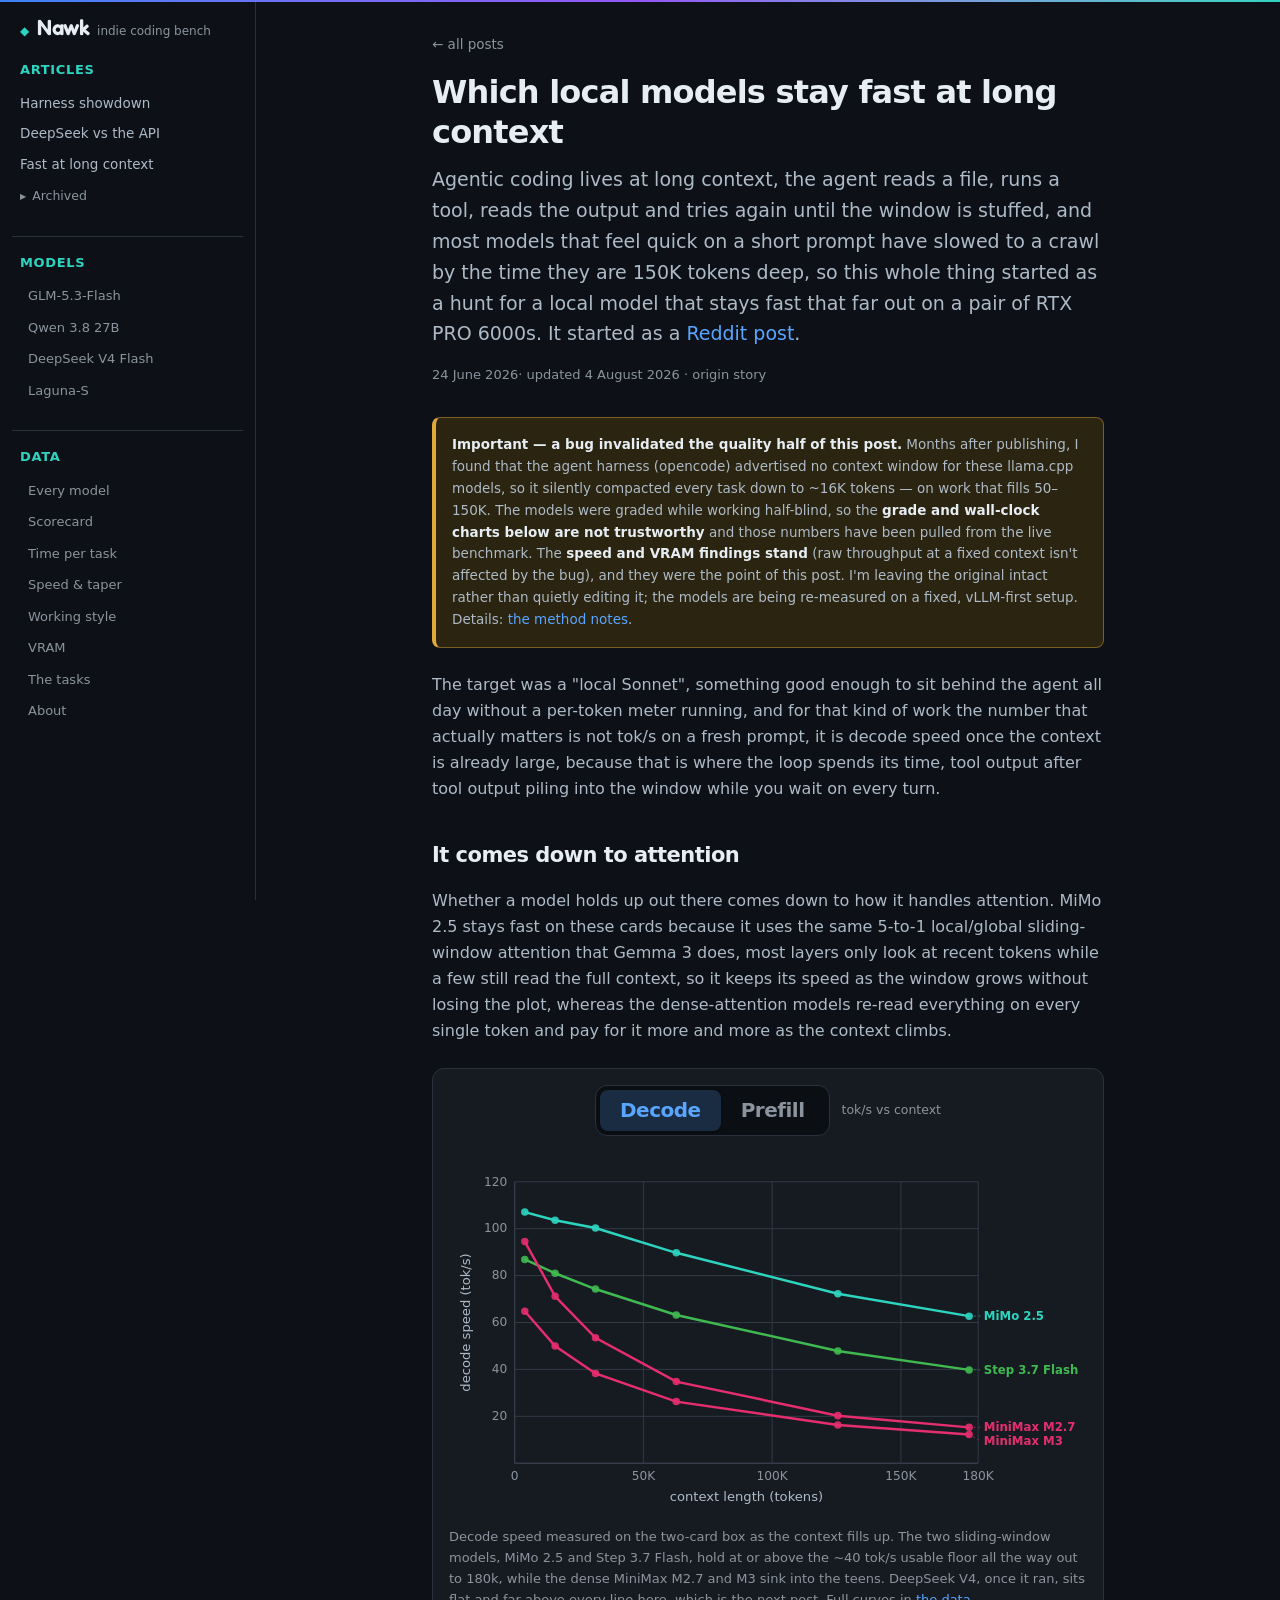
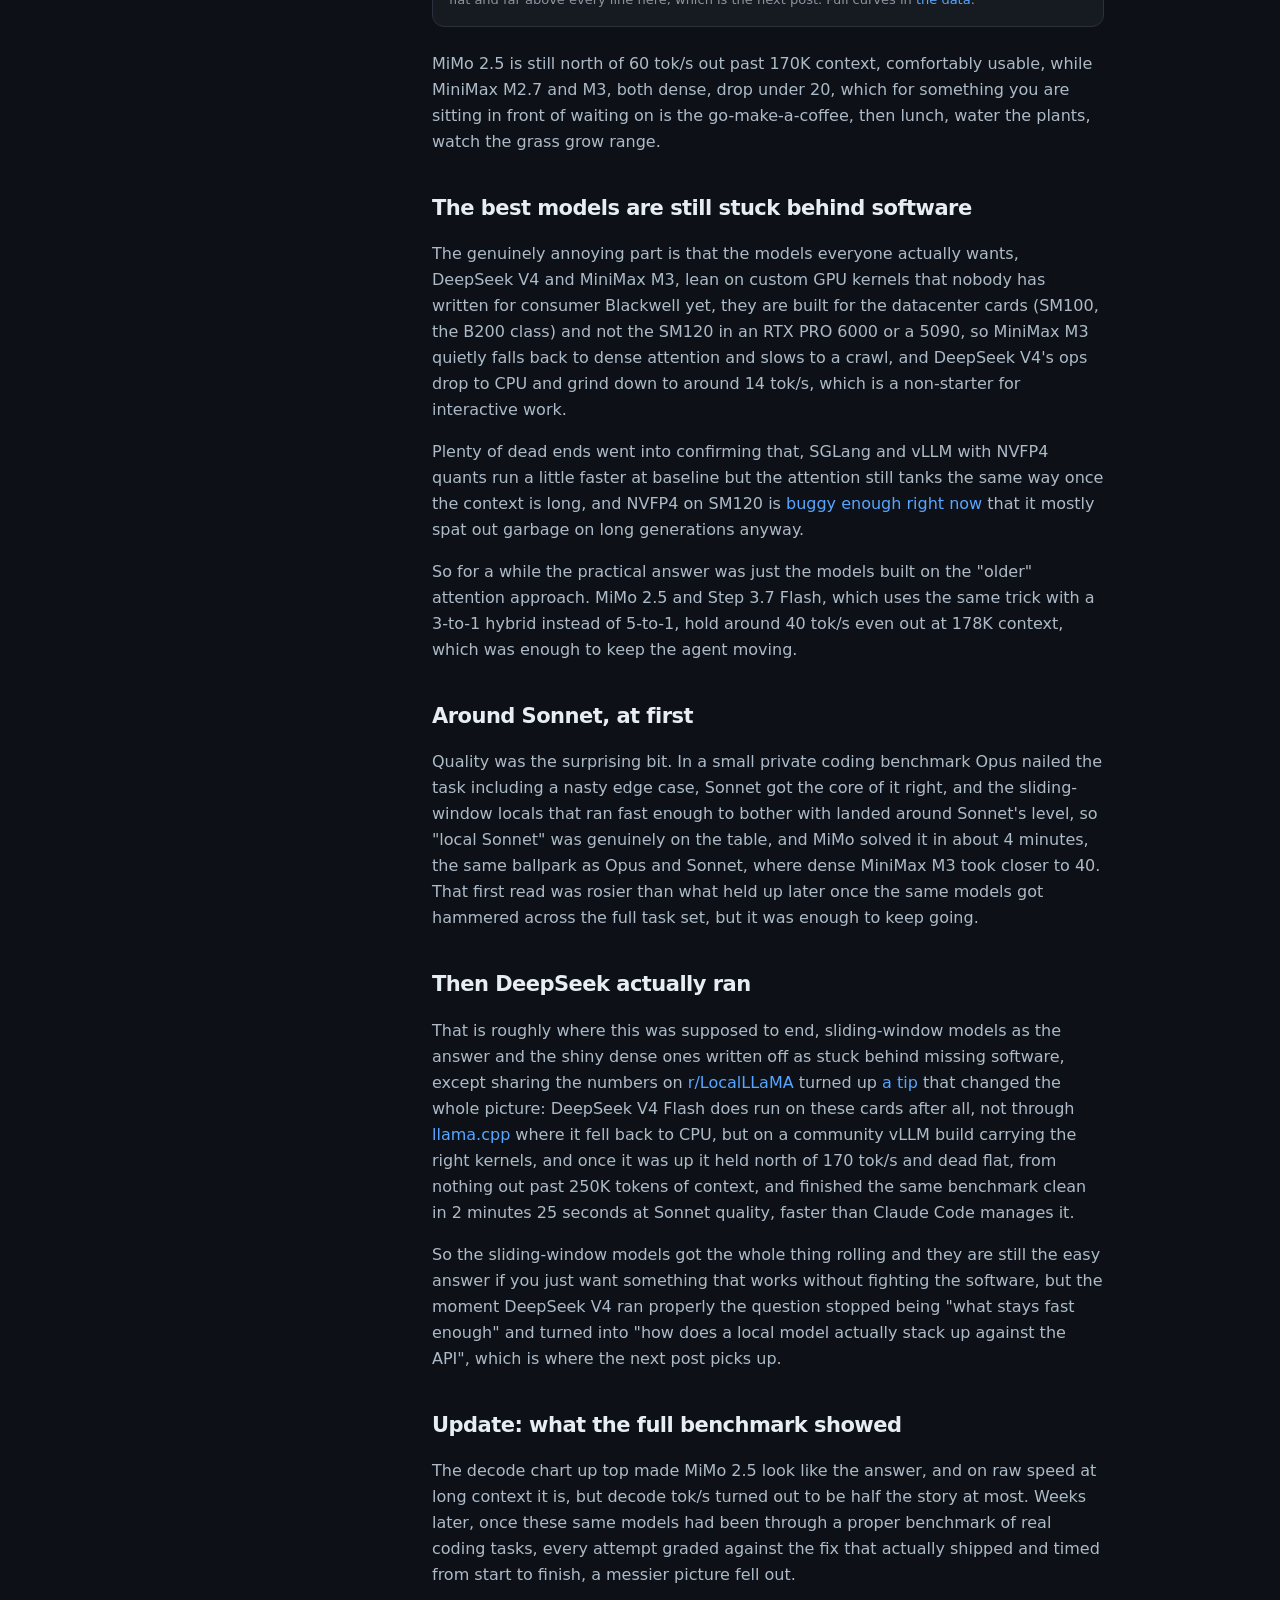
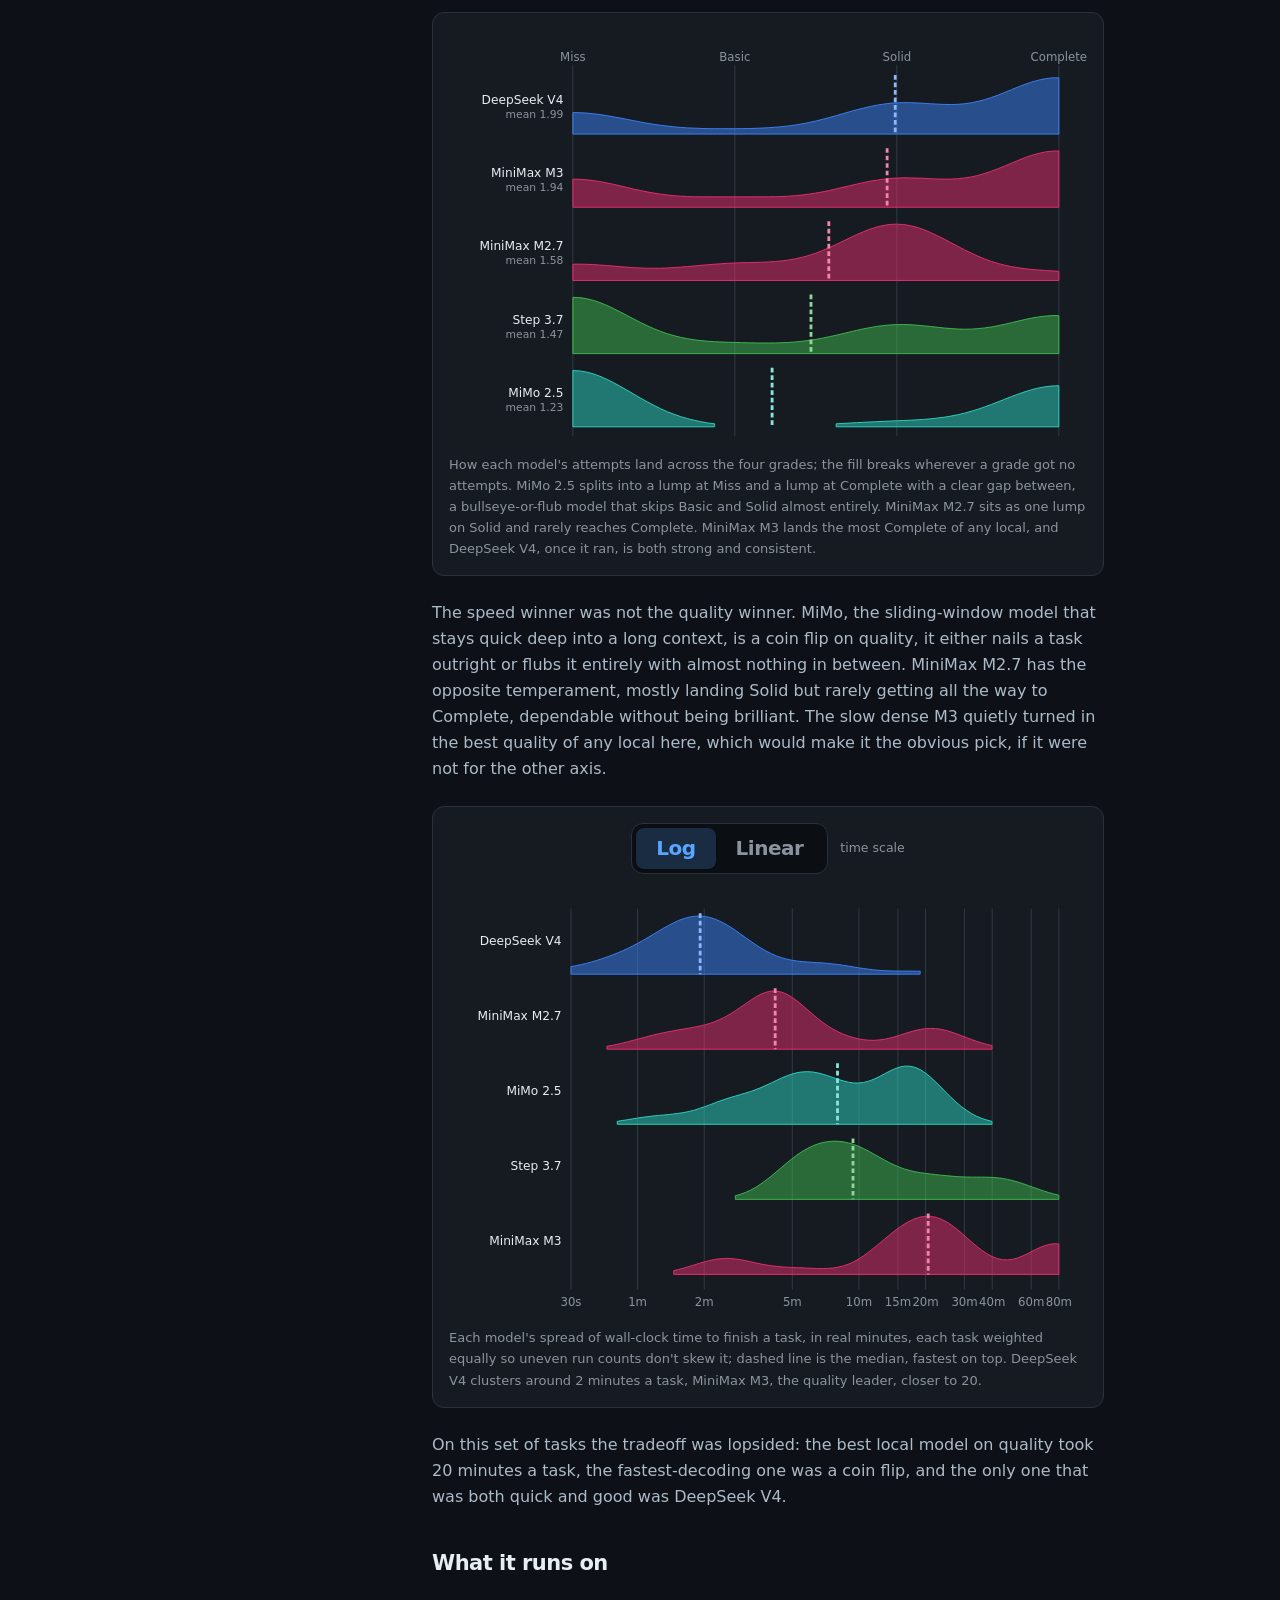
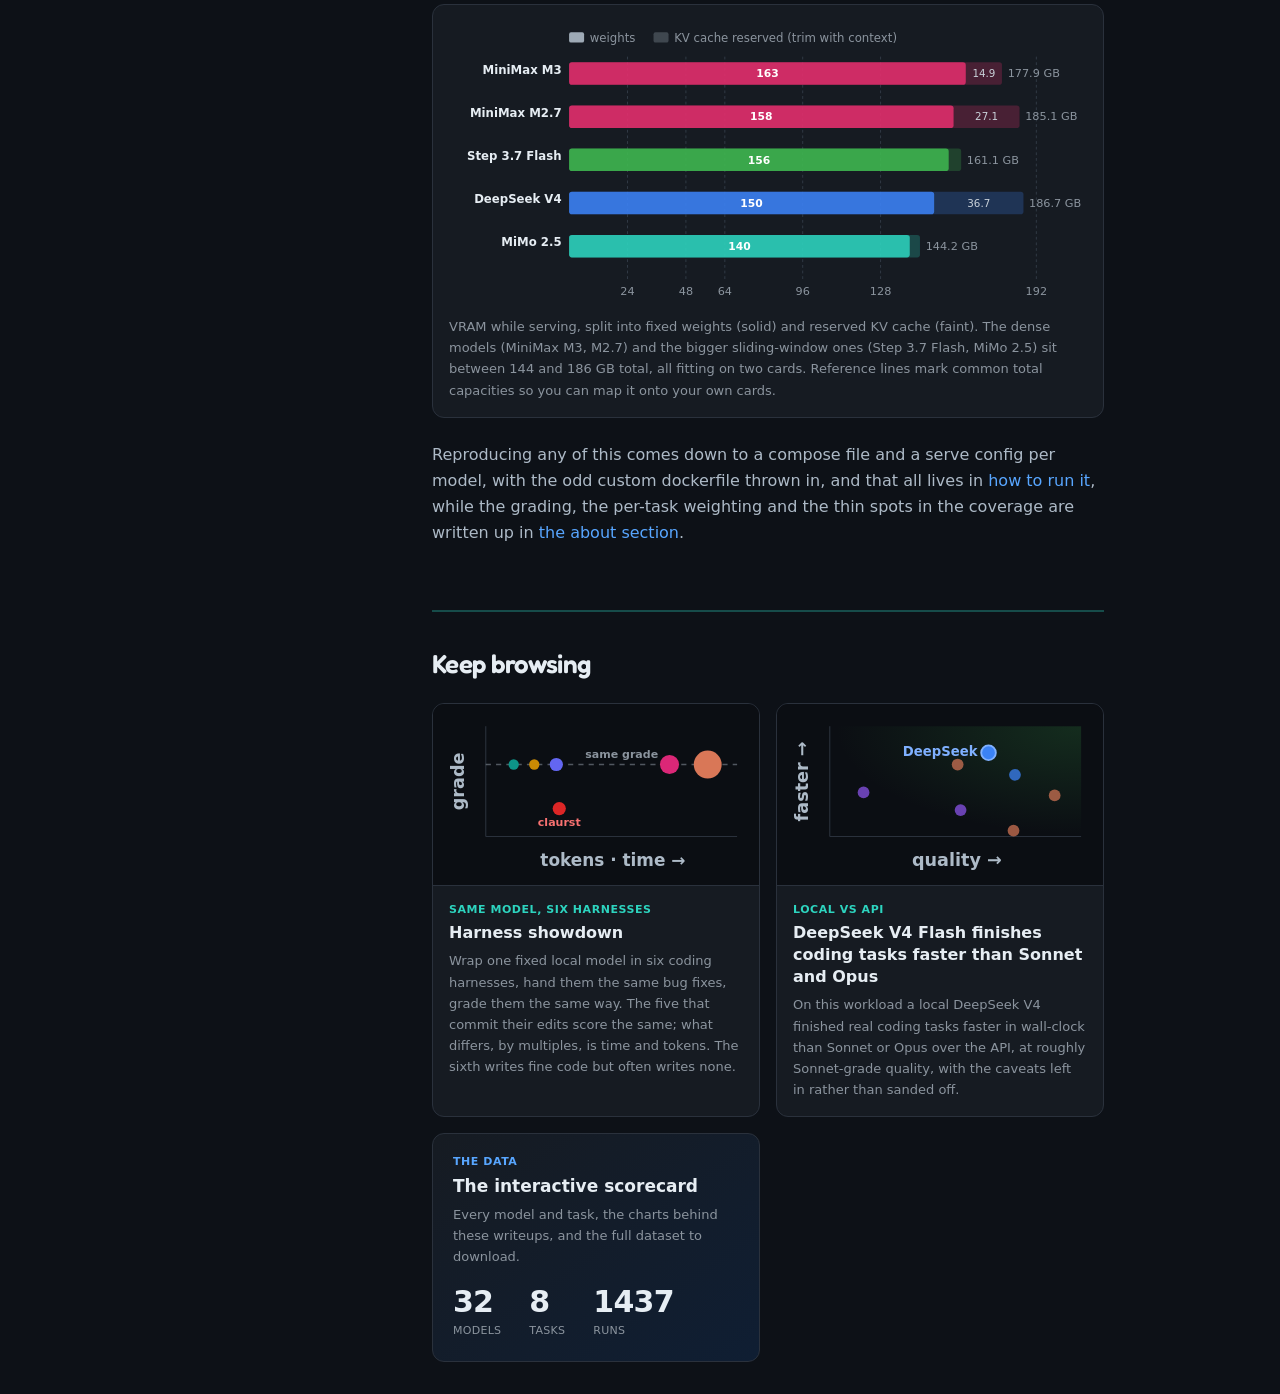
<file: articles/faster-local-model/index.html>
<!doctype html>
<html lang="en">
	<head>
		<meta charset="utf-8" />
		<meta name="viewport" content="width=device-width, initial-scale=1" />
		<link rel="icon" href="../../favicon.svg" type="image/svg+xml" />
		<meta name="text-scale" content="scale" />
		<link rel="preconnect" href="https://fonts.googleapis.com" />
		<link rel="preconnect" href="https://fonts.gstatic.com" crossorigin />
		<link
			href="https://fonts.googleapis.com/css2?family=Fredoka:wght@500;600;700&display=swap"
			rel="stylesheet"
		/>
		<link href="../../_app/immutable/entry/start.z27eGyTx.js" rel="modulepreload">
		<link href="../../_app/immutable/chunks/nmS6lXIh.js" rel="modulepreload">
		<link href="../../_app/immutable/chunks/CGDh-eqo.js" rel="modulepreload">
		<link href="../../_app/immutable/chunks/BuFlayix.js" rel="modulepreload">
		<link href="../../_app/immutable/chunks/BRYCOdeH.js" rel="modulepreload">
		<link href="../../_app/immutable/entry/app.mkICUVZP.js" rel="modulepreload">
		<link href="../../_app/immutable/chunks/DYl5dUZ5.js" rel="modulepreload">
		<link href="../../_app/immutable/chunks/xihTtKlq.js" rel="modulepreload">
		<link href="../../_app/immutable/nodes/0.C5yoV6OF.js" rel="modulepreload">
		<link href="../../_app/immutable/chunks/BAFhSMo1.js" rel="modulepreload">
		<link href="../../_app/immutable/chunks/Cnff18jI.js" rel="modulepreload">
		<link href="../../_app/immutable/chunks/w_KcW8IU.js" rel="modulepreload">
		<link href="../../_app/immutable/nodes/3.C_afmK5a.js" rel="modulepreload">
		<link href="../../_app/immutable/chunks/7vcmureJ.js" rel="modulepreload">
		<link href="../../_app/immutable/chunks/BK9WXglF.js" rel="modulepreload">
		<link href="../../_app/immutable/chunks/CUAKZAYq.js" rel="modulepreload">
		<link href="../../_app/immutable/chunks/BXZHhwDk.js" rel="modulepreload">
		<link href="../../_app/immutable/chunks/Bcayz0SF.js" rel="modulepreload">
		<link href="../../_app/immutable/chunks/C6ibUodc.js" rel="modulepreload">
		<link href="../../_app/immutable/chunks/ClzrDbfN.js" rel="modulepreload">
		<link href="../../_app/immutable/chunks/PY8KjkM1.js" rel="modulepreload">
		<!--1eh8llk--><!----><title>Nawk - Which local models stay fast at long context</title>
		<link href="../../_app/immutable/assets/0.D4KlvYzY.css" rel="stylesheet">
	</head>
	<body data-sveltekit-preload-data="hover">
		<div style="display: contents"><!--[--><!--[0--><!--[--><div class="relative flex"><div class="pointer-events-none fixed inset-x-0 top-0 z-50 h-0.5 bg-gradient-to-r from-[#3B82F6] via-[#9257F5] to-brand"></div> <!--[-1--><!--]--> <aside class="sidebar border-r border-border bg-bg px-3 py-4 svelte-129hoe0"><a href="/" class="mb-5 flex items-baseline gap-2 px-2 text-fg no-underline"><span class="text-xs text-brand">◆</span> <span class="font-display text-[22px] font-semibold leading-none tracking-tight">Nawk</span> <span class="text-[12px] font-normal text-mut">indie coding bench</span></a> <p class="mb-2 mt-1 px-2 text-[13px] font-bold uppercase tracking-wider text-brand">Articles</p> <!--[--><a href="/articles/harness-showdown" class="block rounded-md px-2 py-1.5 text-[13.5px] leading-snug text-fgdim hover:bg-panel hover:text-fg svelte-129hoe0">Harness showdown</a><a href="/articles/local-vs-api" class="block rounded-md px-2 py-1.5 text-[13.5px] leading-snug text-fgdim hover:bg-panel hover:text-fg svelte-129hoe0">DeepSeek vs the API</a><a href="/articles/faster-local-model" class="block rounded-md px-2 py-1.5 text-[13.5px] leading-snug text-fgdim hover:bg-panel hover:text-fg svelte-129hoe0 active">Fast at long context</a><!--]--> <!--[0--><details class="group mt-0.5"><summary class="flex cursor-pointer list-none items-center gap-1.5 rounded-md px-2 py-1.5 text-[12.5px] text-mut hover:bg-panel hover:text-fgdim"><span class="text-[8px] transition-transform group-open:rotate-90">▶</span> Archived</summary> <!--[--><a href="/articles/harness-efficiency-not-quality" class="block rounded-md py-1.5 pl-6 pr-2 text-[12.5px] leading-snug text-mut hover:bg-panel hover:text-fg svelte-129hoe0">Efficiency, not quality</a><!--]--></details><!--]--> <a href="/models" class="mb-2 mt-6 block border-t border-border px-2 pt-4 text-[13px] font-bold uppercase tracking-wider text-brand hover:text-fg svelte-129hoe0">Models</a> <!--[--><a href="/models/glm-5-3-flash" class="block rounded-md px-2 py-1.5 pl-4 text-[13px] text-mut hover:bg-panel hover:text-fg svelte-129hoe0">GLM-5.3-Flash</a><a href="/models/qwen-3-8-27b" class="block rounded-md px-2 py-1.5 pl-4 text-[13px] text-mut hover:bg-panel hover:text-fg svelte-129hoe0">Qwen 3.8 27B</a><a href="/models/deepseek-v4-flash-0731" class="block rounded-md px-2 py-1.5 pl-4 text-[13px] text-mut hover:bg-panel hover:text-fg svelte-129hoe0">DeepSeek V4 Flash</a><a href="/models/laguna-s" class="block rounded-md px-2 py-1.5 pl-4 text-[13px] text-mut hover:bg-panel hover:text-fg svelte-129hoe0">Laguna-S</a><!--]--> <a href="/data" class="mb-2 mt-6 block border-t border-border px-2 pt-4 text-[13px] font-bold uppercase tracking-wider text-brand hover:text-fg">Data</a> <!--[--><a href="/data#models" class="block rounded-md px-2 py-1.5 pl-4 text-[13px] text-mut hover:bg-panel hover:text-fg svelte-129hoe0">Every model</a><a href="/data#scorecard" class="block rounded-md px-2 py-1.5 pl-4 text-[13px] text-mut hover:bg-panel hover:text-fg svelte-129hoe0">Scorecard</a><a href="/data#time" class="block rounded-md px-2 py-1.5 pl-4 text-[13px] text-mut hover:bg-panel hover:text-fg svelte-129hoe0">Time per task</a><a href="/data#speed" class="block rounded-md px-2 py-1.5 pl-4 text-[13px] text-mut hover:bg-panel hover:text-fg svelte-129hoe0">Speed &amp; taper</a><a href="/data#effort" class="block rounded-md px-2 py-1.5 pl-4 text-[13px] text-mut hover:bg-panel hover:text-fg svelte-129hoe0">Working style</a><a href="/data#vram" class="block rounded-md px-2 py-1.5 pl-4 text-[13px] text-mut hover:bg-panel hover:text-fg svelte-129hoe0">VRAM</a><a href="/data#tasks" class="block rounded-md px-2 py-1.5 pl-4 text-[13px] text-mut hover:bg-panel hover:text-fg svelte-129hoe0">The tasks</a><a href="/data#about" class="block rounded-md px-2 py-1.5 pl-4 text-[13px] text-mut hover:bg-panel hover:text-fg svelte-129hoe0">About</a><!--]--></aside><!----> <div class="flex min-h-screen min-w-0 flex-1 flex-col"><div class="sticky top-0 z-20 flex items-center gap-3 border-b border-border bg-bg/90 px-4 py-3 backdrop-blur md:hidden"><button aria-label="Open menu" class="flex flex-col gap-1 rounded-lg p-1.5 hover:bg-panel"><span class="h-0.5 w-5 rounded bg-fgdim"></span> <span class="h-0.5 w-5 rounded bg-fgdim"></span> <span class="h-0.5 w-5 rounded bg-fgdim"></span></button> <a href="/" class="flex items-baseline gap-1.5 text-sm font-bold tracking-tight text-fg no-underline"><span class="text-[10px] text-brand">◆</span>Nawk</a></div> <main class="mx-auto w-full max-w-5xl flex-1 px-4 py-8 md:px-10"><!--[--><article class="mx-auto max-w-2xl"><a href="/" class="text-[13.5px] text-mut hover:text-fg">← all posts</a> <h1 class="mb-3 mt-4 text-[32px] font-bold leading-tight tracking-tight">Which local models stay fast at long context</h1> <p class="mb-4 text-[19px] leading-relaxed text-fgdim">Agentic coding lives at long context, the agent reads a file, runs a tool, reads the output and
		tries again until the window is stuffed, and most models that feel quick on a short prompt have
		slowed to a crawl by the time they are 150K tokens deep, so this whole
		thing started as a hunt for a local model that stays fast that far out on a pair of RTX PRO 6000s.
		It started as a <a href="https://www.reddit.com/r/LocalLLaMA/comments/1udwabh/comment/othozm9" class="text-acc">Reddit post</a>.</p> <p class="mb-8 text-[13px] text-mut">24 June 2026<!--[0-->· updated 4 August 2026<!--]--> · origin story</p> <div class="my-6 rounded-lg border border-l-4 p-4 text-[13.5px] leading-relaxed [&amp;_a]:text-acc [&amp;_b]:text-fg border-[#7a5e24] border-l-[#E0A93C] bg-[#2b2410] text-fgdim"><b>Important — a bug invalidated the quality half of this post.</b> Months after publishing, I found that the
		agent harness (opencode) advertised no context window for these llama.cpp models, so it silently compacted
		every task down to ~16K tokens — on work that fills 50–150K. The models were graded while working half-blind,
		so the <b>grade and wall-clock charts below are not trustworthy</b> and those numbers have been pulled from
		the live benchmark. The <b>speed and VRAM findings stand</b> (raw throughput at a fixed context isn't affected
		by the bug), and they were the point of this post. I'm leaving the original intact rather than quietly editing
		it; the models are being re-measured on a fixed, vLLM-first setup. Details: <a href="/data#about">the method
		notes</a>.<!----></div><!----> <div class="space-y-4 text-[16px] leading-relaxed text-fgdim [&amp;_a]:text-acc [&amp;_h2]:mt-9 [&amp;_h2]:text-[21px] [&amp;_h2]:font-semibold [&amp;_h2]:tracking-tight [&amp;_h2]:text-fg"><p>The target was a "local Sonnet", something good enough to sit behind the agent all day without a per-token meter running, and for that kind of work the number that actually matters is not tok/s on a fresh prompt, it is decode speed once the context is already large, because that is where the loop spends its time, tool output after tool output piling into the window while you wait on every turn.</p> <h2>It comes down to attention</h2> <p>Whether a model holds up out there comes down to how it handles attention. MiMo 2.5 stays fast on these cards because it uses the same 5-to-1 local/global sliding-window attention that Gemma 3 does, most layers only look at recent tokens while a few still read the full context, so it keeps its speed as the window grows without losing the plot, whereas the dense-attention models re-read everything on every single token and pay for it more and more as the context climbs.</p> <figure class="not-prose my-6 rounded-xl border border-border bg-panel p-4"><div class="relative"><div class="mb-3 flex flex-wrap items-center justify-center gap-x-3 gap-y-1"><div class="inline-flex rounded-xl border border-border bg-[#0b0e13] p-1"><!--[--><button type="button" aria-pressed="true" class="cursor-pointer rounded-lg px-5 py-1 text-[20px] font-semibold tracking-tight transition-colors bg-acc/20 text-acc shadow-sm">Decode</button><button type="button" aria-pressed="false" class="cursor-pointer rounded-lg px-5 py-1 text-[20px] font-semibold tracking-tight transition-colors text-mut hover:bg-panel hover:text-fg">Prefill</button><!--]--></div> <!--[0--><span class="text-[12.5px] text-mut">tok/s vs context</span><!--]--></div><!----> <svg viewBox="0 0 680 390" class="w-full" role="img" aria-label="speed vs context"><!--[--><line x1="70" y1="286" x2="564" y2="286" stroke="#333c48"></line><text x="62" y="290" fill="#8b949e" font-size="13" text-anchor="end">20</text><line x1="70" y1="236" x2="564" y2="236" stroke="#333c48"></line><text x="62" y="240" fill="#8b949e" font-size="13" text-anchor="end">40</text><line x1="70" y1="186" x2="564" y2="186" stroke="#333c48"></line><text x="62" y="190" fill="#8b949e" font-size="13" text-anchor="end">60</text><line x1="70" y1="136" x2="564" y2="136" stroke="#333c48"></line><text x="62" y="140" fill="#8b949e" font-size="13" text-anchor="end">80</text><line x1="70" y1="86" x2="564" y2="86" stroke="#333c48"></line><text x="62" y="90" fill="#8b949e" font-size="13" text-anchor="end">100</text><line x1="70" y1="36" x2="564" y2="36" stroke="#333c48"></line><text x="62" y="40" fill="#8b949e" font-size="13" text-anchor="end">120</text><!--]--><line x1="70" y1="36" x2="70" y2="336" stroke="#454e5e"></line><line x1="70" y1="336" x2="564" y2="336" stroke="#454e5e"></line><text transform="rotate(-90 22 186)" x="22" y="186" fill="#adbac7" font-size="14" text-anchor="middle">decode speed (tok/s)</text><!--[--><line x1="70" y1="36" x2="70" y2="336" stroke="#333c48"></line><text x="70" y="354" fill="#8b949e" font-size="13" text-anchor="middle">0</text><line x1="207.22222222222223" y1="36" x2="207.22222222222223" y2="336" stroke="#333c48"></line><text x="207.22222222222223" y="354" fill="#8b949e" font-size="13" text-anchor="middle">50K</text><line x1="344.44444444444446" y1="36" x2="344.44444444444446" y2="336" stroke="#333c48"></line><text x="344.44444444444446" y="354" fill="#8b949e" font-size="13" text-anchor="middle">100K</text><line x1="481.6666666666667" y1="36" x2="481.6666666666667" y2="336" stroke="#333c48"></line><text x="481.6666666666667" y="354" fill="#8b949e" font-size="13" text-anchor="middle">150K</text><line x1="564" y1="36" x2="564" y2="336" stroke="#333c48"></line><text x="564" y="354" fill="#8b949e" font-size="13" text-anchor="middle">180K</text><!--]--><text x="317" y="376" fill="#adbac7" font-size="14" text-anchor="middle">context length (tokens)</text><!--[--><path d="M80.8,68.3 L113.1,77.0 L156.1,85.3 L242.2,111.7 L414.4,155.3 L554.3,179.2" fill="none" stroke="#2DD4BF" stroke-width="2.6"></path><path d="M80.8,118.7 L113.1,133.5 L156.1,150.3 L242.2,178.0 L414.4,216.3 L554.3,236.5" fill="none" stroke="#3FB950" stroke-width="2.6"></path><path d="M80.8,99.8 L113.1,158.0 L156.1,202.3 L242.2,249.0 L414.4,285.3 L554.3,297.8" fill="none" stroke="#E62E6E" stroke-width="2.6"></path><path d="M80.8,174.0 L113.1,211.0 L156.1,240.3 L242.2,270.3 L414.4,295.3 L554.3,305.3" fill="none" stroke="#E62E6E" stroke-width="2.6"></path><!--]--><!--[--><!--[--><circle cx="80.79390000000001" cy="68.25" r="4" fill="#2DD4BF" fill-opacity="0.9" class="cursor-pointer" role="button" tabindex="0" aria-label="MiMo 2.5"></circle><circle cx="113.08503333333334" cy="77" r="4" fill="#2DD4BF" fill-opacity="0.9" class="cursor-pointer" role="button" tabindex="0" aria-label="MiMo 2.5"></circle><circle cx="156.13164444444445" cy="85.25" r="4" fill="#2DD4BF" fill-opacity="0.9" class="cursor-pointer" role="button" tabindex="0" aria-label="MiMo 2.5"></circle><circle cx="242.23035555555555" cy="111.74999999999997" r="4" fill="#2DD4BF" fill-opacity="0.9" class="cursor-pointer" role="button" tabindex="0" aria-label="MiMo 2.5"></circle><circle cx="414.4360111111111" cy="155.25000000000003" r="4" fill="#2DD4BF" fill-opacity="0.9" class="cursor-pointer" role="button" tabindex="0" aria-label="MiMo 2.5"></circle><circle cx="554.3423" cy="179.24999999999997" r="4" fill="#2DD4BF" fill-opacity="0.9" class="cursor-pointer" role="button" tabindex="0" aria-label="MiMo 2.5"></circle><!--]--><!--[--><circle cx="80.79664444444444" cy="118.74999999999997" r="4" fill="#3FB950" fill-opacity="0.9" class="cursor-pointer" role="button" tabindex="0" aria-label="Step 3.7 Flash"></circle><circle cx="113.08777777777777" cy="133.5" r="4" fill="#3FB950" fill-opacity="0.9" class="cursor-pointer" role="button" tabindex="0" aria-label="Step 3.7 Flash"></circle><circle cx="156.1343888888889" cy="150.25" r="4" fill="#3FB950" fill-opacity="0.9" class="cursor-pointer" role="button" tabindex="0" aria-label="Step 3.7 Flash"></circle><circle cx="242.2331" cy="177.99999999999997" r="4" fill="#3FB950" fill-opacity="0.9" class="cursor-pointer" role="button" tabindex="0" aria-label="Step 3.7 Flash"></circle><circle cx="414.43875555555553" cy="216.25" r="4" fill="#3FB950" fill-opacity="0.9" class="cursor-pointer" role="button" tabindex="0" aria-label="Step 3.7 Flash"></circle><circle cx="554.3450444444445" cy="236.5" r="4" fill="#3FB950" fill-opacity="0.9" class="cursor-pointer" role="button" tabindex="0" aria-label="Step 3.7 Flash"></circle><!--]--><!--[--><circle cx="80.79664444444444" cy="99.75" r="4" fill="#E62E6E" fill-opacity="0.9" class="cursor-pointer" role="button" tabindex="0" aria-label="MiniMax M2.7"></circle><circle cx="113.08777777777777" cy="158" r="4" fill="#E62E6E" fill-opacity="0.9" class="cursor-pointer" role="button" tabindex="0" aria-label="MiniMax M2.7"></circle><circle cx="156.1343888888889" cy="202.25" r="4" fill="#E62E6E" fill-opacity="0.9" class="cursor-pointer" role="button" tabindex="0" aria-label="MiniMax M2.7"></circle><circle cx="242.2331" cy="249" r="4" fill="#E62E6E" fill-opacity="0.9" class="cursor-pointer" role="button" tabindex="0" aria-label="MiniMax M2.7"></circle><circle cx="414.43875555555553" cy="285.25" r="4" fill="#E62E6E" fill-opacity="0.9" class="cursor-pointer" role="button" tabindex="0" aria-label="MiniMax M2.7"></circle><circle cx="554.3450444444445" cy="297.75" r="4" fill="#E62E6E" fill-opacity="0.9" class="cursor-pointer" role="button" tabindex="0" aria-label="MiniMax M2.7"></circle><!--]--><!--[--><circle cx="80.79390000000001" cy="174.00000000000003" r="4" fill="#E62E6E" fill-opacity="0.9" class="cursor-pointer" role="button" tabindex="0" aria-label="MiniMax M3"></circle><circle cx="113.08503333333334" cy="211" r="4" fill="#E62E6E" fill-opacity="0.9" class="cursor-pointer" role="button" tabindex="0" aria-label="MiniMax M3"></circle><circle cx="156.13164444444445" cy="240.25" r="4" fill="#E62E6E" fill-opacity="0.9" class="cursor-pointer" role="button" tabindex="0" aria-label="MiniMax M3"></circle><circle cx="242.23035555555555" cy="270.25" r="4" fill="#E62E6E" fill-opacity="0.9" class="cursor-pointer" role="button" tabindex="0" aria-label="MiniMax M3"></circle><circle cx="414.4360111111111" cy="295.25" r="4" fill="#E62E6E" fill-opacity="0.9" class="cursor-pointer" role="button" tabindex="0" aria-label="MiniMax M3"></circle><circle cx="554.3423" cy="305.25" r="4" fill="#E62E6E" fill-opacity="0.9" class="cursor-pointer" role="button" tabindex="0" aria-label="MiniMax M3"></circle><!--]--><!--]--><!--[--><line x1="554.3423" y1="179.24999999999997" x2="567" y2="179.24999999999997" stroke="#2DD4BF" stroke-width="1.2" stroke-dasharray="2 3" stroke-opacity="0.45" class="pointer-events-none"></line><text x="570" y="183.24999999999997" fill="#2DD4BF" font-size="12.5" font-weight="600" class="pointer-events-none">MiMo 2.5</text><line x1="554.3450444444445" y1="236.5" x2="567" y2="236.5" stroke="#3FB950" stroke-width="1.2" stroke-dasharray="2 3" stroke-opacity="0.45" class="pointer-events-none"></line><text x="570" y="240.5" fill="#3FB950" font-size="12.5" font-weight="600" class="pointer-events-none">Step 3.7 Flash</text><line x1="554.3450444444445" y1="297.75" x2="567" y2="297.75" stroke="#E62E6E" stroke-width="1.2" stroke-dasharray="2 3" stroke-opacity="0.45" class="pointer-events-none"></line><text x="570" y="301.75" fill="#E62E6E" font-size="12.5" font-weight="600" class="pointer-events-none">MiniMax M2.7</text><line x1="554.3423" y1="305.25" x2="567" y2="312.75" stroke="#E62E6E" stroke-width="1.2" stroke-dasharray="2 3" stroke-opacity="0.45" class="pointer-events-none"></line><text x="570" y="316.75" fill="#E62E6E" font-size="12.5" font-weight="600" class="pointer-events-none">MiniMax M3</text><!--]--></svg> <!--[-1--><!--]--><!----></div><!----> <figcaption class="mt-3 text-[13px] leading-relaxed text-mut">Decode speed measured on the two-card box as the context fills up. The two sliding-window models, MiMo 2.5 and Step 3.7 Flash, hold at or above the ~40 tok/s usable floor all the way out to 180k, while the dense MiniMax M2.7 and M3 sink into the teens. DeepSeek V4, once it ran, sits flat and far above every line here, which is the next post. Full curves in <a href="/data#speed" class="text-acc">the data</a>.</figcaption></figure> <p>MiMo 2.5 is still north of 60 tok/s out past 170K context, comfortably usable, while MiniMax M2.7 and M3, both dense, drop under 20, which for something you are sitting in front of waiting on is the go-make-a-coffee, then lunch, water the plants, watch the grass grow range.</p> <h2>The best models are still stuck behind software</h2> <p>The genuinely annoying part is that the models everyone actually wants, DeepSeek V4 and MiniMax M3, lean on custom GPU kernels that nobody has written for consumer Blackwell yet, they are built for the datacenter cards (SM100, the B200 class) and not the SM120 in an RTX PRO 6000 or a 5090, so MiniMax M3 quietly falls back to dense attention and slows to a crawl, and DeepSeek V4's ops drop to CPU and grind down to around 14 tok/s, which is a non-starter for interactive work.</p> <p>Plenty of dead ends went into confirming that, SGLang and vLLM with NVFP4 quants run a little faster at baseline but the attention still tanks the same way once the context is long, and NVFP4 on SM120 is <a href="https://github.com/sgl-project/sglang/issues/19637">buggy enough right now</a> that it mostly spat out garbage on long generations anyway.</p> <p>So for a while the practical answer was just the models built on the "older" attention approach. MiMo 2.5 and Step 3.7 Flash, which uses the same trick with a 3-to-1 hybrid instead of 5-to-1, hold around 40 tok/s even out at 178K context, which was enough to keep the agent moving.</p> <h2>Around Sonnet, at first</h2> <p>Quality was the surprising bit. In a small private coding benchmark Opus nailed the task including a nasty edge case, Sonnet got the core of it right, and the sliding-window locals that ran fast enough to bother with landed around Sonnet's level, so "local Sonnet" was genuinely on the table, and MiMo solved it in about 4 minutes, the same ballpark as Opus and Sonnet, where dense MiniMax M3 took closer to 40. That first read was rosier than what held up later once the same models got hammered across the full task set, but it was enough to keep going.</p> <h2>Then DeepSeek actually ran</h2> <p>That is roughly where this was supposed to end, sliding-window models as the answer and the shiny dense ones written off as stuck behind missing software, except sharing the numbers on <a href="https://www.reddit.com/r/LocalLLaMA/comments/1ud748f/">r/LocalLLaMA</a> turned up <a href="https://www.reddit.com/r/LocalLLaMA/comments/1ud748f/comment/ot9yxd1/">a tip</a> that changed the whole picture: DeepSeek V4 Flash does run on these cards after all, not through <a href="https://github.com/ggml-org/llama.cpp/discussions/22376">llama.cpp</a> where it fell back to CPU, but on a community vLLM build carrying the right kernels, and once it was up it held north of 170 tok/s and dead flat, from nothing out past 250K tokens of context, and finished the same benchmark clean in 2 minutes 25 seconds at Sonnet quality, faster than Claude Code manages it.</p> <p>So the sliding-window models got the whole thing rolling and they are still the easy answer if you just want something that works without fighting the software, but the moment DeepSeek V4 ran properly the question stopped being "what stays fast enough" and turned into "how does a local model actually stack up against the API", which is where the next post picks up.</p> <h2>Update: what the full benchmark showed</h2> <p>The decode chart up top made MiMo 2.5 look like the answer, and on raw speed at long context it is, but decode tok/s turned out to be half the story at most. Weeks later, once these same models had been through a proper benchmark of real coding tasks, every attempt graded against the fix that actually shipped and timed from start to finish, a messier picture fell out.</p> <figure class="not-prose my-6 rounded-xl border border-border bg-panel p-4"><div class="relative"><svg viewBox="0 0 680 440" class="w-full" role="img" aria-label="quality distribution across grades"><!--[--><line x1="132" y1="38" x2="132" y2="434" stroke="#333c48"></line><text x="132" y="34" fill="#8b949e" font-size="12.5" text-anchor="middle">Miss</text><line x1="304.66666666666663" y1="38" x2="304.66666666666663" y2="434" stroke="#333c48"></line><text x="304.66666666666663" y="34" fill="#8b949e" font-size="12.5" text-anchor="middle">Basic</text><line x1="477.3333333333333" y1="38" x2="477.3333333333333" y2="434" stroke="#333c48"></line><text x="477.3333333333333" y="34" fill="#8b949e" font-size="12.5" text-anchor="middle">Solid</text><line x1="650" y1="38" x2="650" y2="434" stroke="#333c48"></line><text x="650" y="34" fill="#8b949e" font-size="12.5" text-anchor="middle">Complete</text><!--]--><!--[--><!--[--><path d="M132.0,112.0 L132.0,89.1 L139.2,89.2 L146.4,89.6 L153.6,90.3 L160.8,91.2 L168.0,92.3 L175.2,93.6 L182.4,94.9 L189.6,96.3 L196.8,97.7 L203.9,99.1 L211.1,100.4 L218.3,101.6 L225.5,102.6 L232.7,103.5 L239.9,104.3 L247.1,104.9 L254.3,105.4 L261.5,105.7 L268.7,106.0 L275.9,106.2 L283.1,106.3 L290.3,106.3 L297.5,106.3 L304.7,106.3 L311.9,106.2 L319.1,106.1 L326.3,105.9 L333.4,105.6 L340.6,105.2 L347.8,104.7 L355.0,104.1 L362.2,103.3 L369.4,102.3 L376.6,101.1 L383.8,99.7 L391.0,98.1 L398.2,96.3 L405.4,94.4 L412.6,92.4 L419.8,90.3 L427.0,88.2 L434.2,86.2 L441.4,84.4 L448.6,82.7 L455.8,81.2 L462.9,80.1 L470.1,79.2 L477.3,78.7 L484.5,78.5 L491.7,78.5 L498.9,78.8 L506.1,79.2 L513.3,79.7 L520.5,80.1 L527.7,80.4 L534.9,80.5 L542.1,80.3 L549.3,79.7 L556.5,78.7 L563.7,77.2 L570.9,75.3 L578.1,73.0 L585.3,70.4 L592.4,67.6 L599.6,64.7 L606.8,61.7 L614.0,59.0 L621.2,56.5 L628.4,54.5 L635.6,53.0 L642.8,52.1 L650.0,52.0 L650.0,112.0 Z" fill="#3B82F6" fill-opacity="0.5" stroke="#3B82F6" stroke-width="1" class="cursor-pointer" role="button" tabindex="0" aria-label="DeepSeek V4"></path><!--]--><!--[-1--><!--]--><line x1="475.6066666666667" y1="49" x2="475.6066666666667" y2="112" stroke="#8db7fa" stroke-width="3" stroke-dasharray="5 3" class="pointer-events-none"></line><text x="122" y="80" fill="#e6edf3" font-size="13" text-anchor="end" class="pointer-events-none">DeepSeek V4</text><text x="122" y="95" fill="#8b949e" font-size="11.5" text-anchor="end" class="pointer-events-none">mean 1.99</text><!--[--><path d="M132.0,190.0 L132.0,160.1 L139.2,160.2 L146.4,160.7 L153.6,161.5 L160.8,162.7 L168.0,164.0 L175.2,165.5 L182.4,167.2 L189.6,168.9 L196.8,170.6 L203.9,172.1 L211.1,173.6 L218.3,174.9 L225.5,176.0 L232.7,176.9 L239.9,177.7 L247.1,178.2 L254.3,178.5 L261.5,178.8 L268.7,178.9 L275.9,178.9 L283.1,178.9 L290.3,178.9 L297.5,178.9 L304.7,178.9 L311.9,178.9 L319.1,178.9 L326.3,178.9 L333.4,178.9 L340.6,178.9 L347.8,178.8 L355.0,178.5 L362.2,178.2 L369.4,177.6 L376.6,176.9 L383.8,176.0 L391.0,174.9 L398.2,173.6 L405.4,172.1 L412.6,170.5 L419.8,168.8 L427.0,167.1 L434.2,165.4 L441.4,163.8 L448.6,162.3 L455.8,161.1 L462.9,160.1 L470.1,159.3 L477.3,158.9 L484.5,158.6 L491.7,158.7 L498.9,158.9 L506.1,159.2 L513.3,159.6 L520.5,159.9 L527.7,160.0 L534.9,160.0 L542.1,159.6 L549.3,158.8 L556.5,157.7 L563.7,156.1 L570.9,154.0 L578.1,151.6 L585.3,148.9 L592.4,146.0 L599.6,143.0 L606.8,140.0 L614.0,137.1 L621.2,134.6 L628.4,132.6 L635.6,131.0 L642.8,130.2 L650.0,130.0 L650.0,190.0 Z" fill="#E62E6E" fill-opacity="0.5" stroke="#E62E6E" stroke-width="1" class="cursor-pointer" role="button" tabindex="0" aria-label="MiniMax M3"></path><!--]--><!--[-1--><!--]--><line x1="466.9733333333333" y1="127" x2="466.9733333333333" y2="190" stroke="#f186ab" stroke-width="3" stroke-dasharray="5 3" class="pointer-events-none"></line><text x="122" y="158" fill="#e6edf3" font-size="13" text-anchor="end" class="pointer-events-none">MiniMax M3</text><text x="122" y="173" fill="#8b949e" font-size="11.5" text-anchor="end" class="pointer-events-none">mean 1.94</text><!--[--><path d="M132.0,268.0 L132.0,250.7 L139.2,250.6 L146.4,250.8 L153.6,251.1 L160.8,251.6 L168.0,252.1 L175.2,252.7 L182.4,253.3 L189.6,253.9 L196.8,254.4 L203.9,254.7 L211.1,255.0 L218.3,255.0 L225.5,255.0 L232.7,254.7 L239.9,254.3 L247.1,253.8 L254.3,253.2 L261.5,252.6 L268.7,251.9 L275.9,251.3 L283.1,250.7 L290.3,250.2 L297.5,249.7 L304.7,249.4 L311.9,249.1 L319.1,249.0 L326.3,248.8 L333.4,248.6 L340.6,248.3 L347.8,247.8 L355.0,247.2 L362.2,246.2 L369.4,244.9 L376.6,243.3 L383.8,241.3 L391.0,238.9 L398.2,236.1 L405.4,233.0 L412.6,229.7 L419.8,226.2 L427.0,222.7 L434.2,219.3 L441.4,216.2 L448.6,213.4 L455.8,211.1 L462.9,209.4 L470.1,208.3 L477.3,208.0 L484.5,208.4 L491.7,209.6 L498.9,211.4 L506.1,213.9 L513.3,216.9 L520.5,220.3 L527.7,223.9 L534.9,227.7 L542.1,231.5 L549.3,235.3 L556.5,238.8 L563.7,242.1 L570.9,245.1 L578.1,247.7 L585.3,249.9 L592.4,251.8 L599.6,253.3 L606.8,254.5 L614.0,255.5 L621.2,256.3 L628.4,256.9 L635.6,257.4 L642.8,257.8 L650.0,258.3 L650.0,268.0 Z" fill="#E62E6E" fill-opacity="0.5" stroke="#E62E6E" stroke-width="1" class="cursor-pointer" role="button" tabindex="0" aria-label="MiniMax M2.7"></path><!--]--><!--[-1--><!--]--><line x1="404.8133333333334" y1="205" x2="404.8133333333334" y2="268" stroke="#f186ab" stroke-width="3" stroke-dasharray="5 3" class="pointer-events-none"></line><text x="122" y="236" fill="#e6edf3" font-size="13" text-anchor="end" class="pointer-events-none">MiniMax M2.7</text><text x="122" y="251" fill="#8b949e" font-size="11.5" text-anchor="end" class="pointer-events-none">mean 1.58</text><!--[--><path d="M132.0,346.0 L132.0,286.0 L139.2,286.3 L146.4,287.4 L153.6,289.2 L160.8,291.6 L168.0,294.5 L175.2,297.9 L182.4,301.5 L189.6,305.3 L196.8,309.0 L203.9,312.7 L211.1,316.2 L218.3,319.4 L225.5,322.3 L232.7,324.8 L239.9,326.9 L247.1,328.7 L254.3,330.1 L261.5,331.3 L268.7,332.1 L275.9,332.8 L283.1,333.3 L290.3,333.6 L297.5,333.9 L304.7,334.1 L311.9,334.3 L319.1,334.5 L326.3,334.6 L333.4,334.7 L340.6,334.7 L347.8,334.6 L355.0,334.4 L362.2,334.1 L369.4,333.5 L376.6,332.8 L383.8,331.9 L391.0,330.8 L398.2,329.5 L405.4,328.0 L412.6,326.4 L419.8,324.7 L427.0,323.0 L434.2,321.3 L441.4,319.7 L448.6,318.3 L455.8,317.0 L462.9,316.1 L470.1,315.4 L477.3,315.1 L484.5,315.0 L491.7,315.2 L498.9,315.7 L506.1,316.4 L513.3,317.1 L520.5,317.9 L527.7,318.7 L534.9,319.3 L542.1,319.8 L549.3,320.0 L556.5,319.9 L563.7,319.4 L570.9,318.6 L578.1,317.6 L585.3,316.2 L592.4,314.7 L599.6,313.0 L606.8,311.3 L614.0,309.6 L621.2,308.1 L628.4,306.9 L635.6,306.0 L642.8,305.5 L650.0,305.5 L650.0,346.0 Z" fill="#3FB950" fill-opacity="0.5" stroke="#3FB950" stroke-width="1" class="cursor-pointer" role="button" tabindex="0" aria-label="Step 3.7"></path><!--]--><!--[-1--><!--]--><line x1="385.82" y1="283" x2="385.82" y2="346" stroke="#90d69a" stroke-width="3" stroke-dasharray="5 3" class="pointer-events-none"></line><text x="122" y="314" fill="#e6edf3" font-size="13" text-anchor="end" class="pointer-events-none">Step 3.7</text><text x="122" y="329" fill="#8b949e" font-size="11.5" text-anchor="end" class="pointer-events-none">mean 1.47</text><!--[--><path d="M132.0,424.0 L132.0,364.0 L139.2,364.4 L146.4,365.6 L153.6,367.5 L160.8,370.1 L168.0,373.3 L175.2,376.9 L182.4,380.8 L189.6,384.9 L196.8,389.1 L203.9,393.3 L211.1,397.3 L218.3,401.1 L225.5,404.7 L232.7,407.9 L239.9,410.7 L247.1,413.2 L254.3,415.3 L261.5,417.1 L268.7,418.6 L275.9,419.9 L283.1,420.8 L283.1,424.0 Z" fill="#2DD4BF" fill-opacity="0.5" stroke="#2DD4BF" stroke-width="1" class="cursor-pointer" role="button" tabindex="0" aria-label="MiMo 2.5"></path><path d="M412.6,424.0 L412.6,420.8 L419.8,420.4 L427.0,420.0 L434.2,419.6 L441.4,419.2 L448.6,418.9 L455.8,418.5 L462.9,418.2 L470.1,417.9 L477.3,417.6 L484.5,417.3 L491.7,417.0 L498.9,416.6 L506.1,416.1 L513.3,415.5 L520.5,414.7 L527.7,413.8 L534.9,412.6 L542.1,411.2 L549.3,409.5 L556.5,407.5 L563.7,405.3 L570.9,402.8 L578.1,400.2 L585.3,397.4 L592.4,394.6 L599.6,391.8 L606.8,389.1 L614.0,386.6 L621.2,384.4 L628.4,382.6 L635.6,381.3 L642.8,380.5 L650.0,380.2 L650.0,424.0 Z" fill="#2DD4BF" fill-opacity="0.5" stroke="#2DD4BF" stroke-width="1" class="cursor-pointer" role="button" tabindex="0" aria-label="MiMo 2.5"></path><!--]--><!--[-1--><!--]--><line x1="344.38" y1="361" x2="344.38" y2="424" stroke="#85e6da" stroke-width="3" stroke-dasharray="5 3" class="pointer-events-none"></line><text x="122" y="392" fill="#e6edf3" font-size="13" text-anchor="end" class="pointer-events-none">MiMo 2.5</text><text x="122" y="407" fill="#8b949e" font-size="11.5" text-anchor="end" class="pointer-events-none">mean 1.23</text><!--]--></svg> <!--[-1--><!--]--><!----></div><!----> <figcaption class="mt-3 text-[13px] leading-relaxed text-mut">How each model's attempts land across the four grades; the fill breaks wherever a grade got no attempts. MiMo 2.5 splits into a lump at Miss and a lump at Complete with a clear gap between, a bullseye-or-flub model that skips Basic and Solid almost entirely. MiniMax M2.7 sits as one lump on Solid and rarely reaches Complete. MiniMax M3 lands the most Complete of any local, and DeepSeek V4, once it ran, is both strong and consistent.</figcaption></figure> <p>The speed winner was not the quality winner. MiMo, the sliding-window model that stays quick deep into a long context, is a coin flip on quality, it either nails a task outright or flubs it entirely with almost nothing in between. MiniMax M2.7 has the opposite temperament, mostly landing Solid but rarely getting all the way to Complete, dependable without being brilliant. The slow dense M3 quietly turned in the best quality of any local here, which would make it the obvious pick, if it were not for the other axis.</p> <figure class="not-prose my-6 rounded-xl border border-border bg-panel p-4"><div class="relative"><div class="mb-3 flex flex-wrap items-center justify-center gap-x-3 gap-y-1"><div class="inline-flex rounded-xl border border-border bg-[#0b0e13] p-1"><!--[--><button type="button" aria-pressed="true" class="cursor-pointer rounded-lg px-5 py-1 text-[20px] font-semibold tracking-tight transition-colors bg-acc/20 text-acc shadow-sm">Log</button><button type="button" aria-pressed="false" class="cursor-pointer rounded-lg px-5 py-1 text-[20px] font-semibold tracking-tight transition-colors text-mut hover:bg-panel hover:text-fg">Linear</button><!--]--></div> <!--[0--><span class="text-[12.5px] text-mut">time scale</span><!--]--></div><!----> <svg viewBox="0 0 680 458" class="w-full" role="img" aria-label="task-time distribution"><!--[--><line x1="130" y1="24" x2="130" y2="430" stroke="#333c48"></line><text x="130" y="448" fill="#8b949e" font-size="12.5" text-anchor="middle">30s</text><line x1="201.01954475121067" y1="24" x2="201.01954475121067" y2="430" stroke="#333c48"></line><text x="201.01954475121067" y="448" fill="#8b949e" font-size="12.5" text-anchor="middle">1m</text><line x1="272.03908950242135" y1="24" x2="272.03908950242135" y2="430" stroke="#333c48"></line><text x="272.03908950242135" y="448" fill="#8b949e" font-size="12.5" text-anchor="middle">2m</text><line x1="365.9218209951572" y1="24" x2="365.9218209951572" y2="430" stroke="#333c48"></line><text x="365.9218209951572" y="448" fill="#8b949e" font-size="12.5" text-anchor="middle">5m</text><line x1="436.9413657463679" y1="24" x2="436.9413657463679" y2="430" stroke="#333c48"></line><text x="436.9413657463679" y="448" fill="#8b949e" font-size="12.5" text-anchor="middle">10m</text><line x1="478.4851362441142" y1="24" x2="478.4851362441142" y2="430" stroke="#333c48"></line><text x="478.4851362441142" y="448" fill="#8b949e" font-size="12.5" text-anchor="middle">15m</text><line x1="507.9609104975786" y1="24" x2="507.9609104975786" y2="430" stroke="#333c48"></line><text x="507.9609104975786" y="448" fill="#8b949e" font-size="12.5" text-anchor="middle">20m</text><line x1="549.5046809953249" y1="24" x2="549.5046809953249" y2="430" stroke="#333c48"></line><text x="549.5046809953249" y="448" fill="#8b949e" font-size="12.5" text-anchor="middle">30m</text><line x1="578.9804552487892" y1="24" x2="578.9804552487892" y2="430" stroke="#333c48"></line><text x="578.9804552487892" y="448" fill="#8b949e" font-size="12.5" text-anchor="middle">40m</text><line x1="620.5242257465354" y1="24" x2="620.5242257465354" y2="430" stroke="#333c48"></line><text x="620.5242257465354" y="448" fill="#8b949e" font-size="12.5" text-anchor="middle">60m</text><line x1="650" y1="24" x2="650" y2="430" stroke="#333c48"></line><text x="650" y="448" fill="#8b949e" font-size="12.5" text-anchor="middle">80m</text><!--]--><!--[--><!--[--><path d="M130.0,94.0 L130.0,85.9 L135.5,84.9 L140.9,83.8 L146.4,82.5 L151.9,81.0 L157.4,79.4 L162.8,77.6 L168.3,75.7 L173.8,73.7 L179.3,71.5 L184.7,69.2 L190.2,66.7 L195.7,64.0 L201.2,61.1 L206.6,58.1 L212.1,54.9 L217.6,51.6 L223.1,48.3 L228.5,45.1 L234.0,42.0 L239.5,39.2 L244.9,36.7 L250.4,34.7 L255.9,33.2 L261.4,32.3 L266.8,32.0 L272.3,32.4 L277.8,33.5 L283.3,35.2 L288.7,37.5 L294.2,40.3 L299.7,43.6 L305.2,47.2 L310.6,51.1 L316.1,55.0 L321.6,58.9 L327.1,62.7 L332.5,66.2 L338.0,69.4 L343.5,72.1 L348.9,74.5 L354.4,76.4 L359.9,78.0 L365.4,79.1 L370.8,80.0 L376.3,80.6 L381.8,81.0 L387.3,81.4 L392.7,81.7 L398.2,82.0 L403.7,82.5 L409.2,83.1 L414.6,83.7 L420.1,84.5 L425.6,85.4 L431.1,86.3 L436.5,87.2 L442.0,88.0 L447.5,88.7 L452.9,89.4 L458.4,89.9 L463.9,90.2 L469.4,90.5 L474.8,90.6 L480.3,90.7 L485.8,90.7 L491.3,90.7 L496.7,90.8 L502.2,90.8 L502.2,94.0 Z" fill="#3B82F6" fill-opacity="0.5" stroke="#3B82F6" stroke-width="1" class="cursor-pointer" role="button" tabindex="0" aria-label="DeepSeek V4"></path><!--]--><line x1="267.6784507728976" y1="29" x2="267.6784507728976" y2="94" stroke="#8db7fa" stroke-width="3" stroke-dasharray="5 3" class="pointer-events-none"></line><text x="120" y="63" fill="#e6edf3" font-size="13" text-anchor="end" class="pointer-events-none">DeepSeek V4</text><!--[--><path d="M168.3,174.0 L168.3,170.8 L173.8,169.9 L179.3,168.8 L184.7,167.5 L190.2,166.2 L195.7,164.7 L201.2,163.3 L206.6,161.8 L212.1,160.3 L217.6,158.9 L223.1,157.6 L228.5,156.4 L234.0,155.3 L239.5,154.3 L244.9,153.3 L250.4,152.4 L255.9,151.5 L261.4,150.5 L266.8,149.4 L272.3,148.1 L277.8,146.5 L283.3,144.6 L288.7,142.3 L294.2,139.6 L299.7,136.5 L305.2,133.0 L310.6,129.3 L316.1,125.5 L321.6,121.7 L327.1,118.2 L332.5,115.3 L338.0,113.2 L343.5,112.0 L348.9,112.0 L354.4,113.1 L359.9,115.3 L365.4,118.5 L370.8,122.4 L376.3,126.9 L381.8,131.6 L387.3,136.4 L392.7,141.0 L398.2,145.3 L403.7,149.1 L409.2,152.5 L414.6,155.4 L420.1,157.9 L425.6,159.9 L431.1,161.6 L436.5,162.9 L442.0,163.8 L447.5,164.4 L452.9,164.5 L458.4,164.1 L463.9,163.4 L469.4,162.2 L474.8,160.8 L480.3,159.1 L485.8,157.3 L491.3,155.6 L496.7,154.1 L502.2,152.9 L507.7,152.1 L513.2,151.8 L518.6,152.0 L524.1,152.7 L529.6,153.9 L535.1,155.5 L540.5,157.4 L546.0,159.5 L551.5,161.6 L556.9,163.6 L562.4,165.6 L567.9,167.3 L573.4,168.9 L578.8,170.2 L578.8,174.0 Z" fill="#E62E6E" fill-opacity="0.5" stroke="#E62E6E" stroke-width="1" class="cursor-pointer" role="button" tabindex="0" aria-label="MiniMax M2.7"></path><!--]--><line x1="347.65025792191796" y1="109" x2="347.65025792191796" y2="174" stroke="#f186ab" stroke-width="3" stroke-dasharray="5 3" class="pointer-events-none"></line><text x="120" y="143" fill="#e6edf3" font-size="13" text-anchor="end" class="pointer-events-none">MiniMax M2.7</text><!--[--><path d="M179.3,254.0 L179.3,250.8 L184.7,250.0 L190.2,249.1 L195.7,248.2 L201.2,247.3 L206.6,246.5 L212.1,245.8 L217.6,245.1 L223.1,244.6 L228.5,244.1 L234.0,243.6 L239.5,243.0 L244.9,242.3 L250.4,241.4 L255.9,240.3 L261.4,238.9 L266.8,237.2 L272.3,235.3 L277.8,233.3 L283.3,231.2 L288.7,229.2 L294.2,227.3 L299.7,225.5 L305.2,223.9 L310.6,222.3 L316.1,220.7 L321.6,219.0 L327.1,217.0 L332.5,214.9 L338.0,212.4 L343.5,209.9 L348.9,207.3 L354.4,204.7 L359.9,202.4 L365.4,200.5 L370.8,199.0 L376.3,198.2 L381.8,197.9 L387.3,198.2 L392.7,199.1 L398.2,200.5 L403.7,202.2 L409.2,204.1 L414.6,206.0 L420.1,207.7 L425.6,209.1 L431.1,209.9 L436.5,210.0 L442.0,209.4 L447.5,208.0 L452.9,205.9 L458.4,203.3 L463.9,200.4 L469.4,197.5 L474.8,195.0 L480.3,193.0 L485.8,192.0 L491.3,192.1 L496.7,193.3 L502.2,195.7 L507.7,199.3 L513.2,203.7 L518.6,208.7 L524.1,214.2 L529.6,219.8 L535.1,225.3 L540.5,230.4 L546.0,235.0 L551.5,239.1 L556.9,242.6 L562.4,245.5 L567.9,247.7 L573.4,249.5 L578.8,250.9 L578.8,254.0 Z" fill="#2DD4BF" fill-opacity="0.5" stroke="#2DD4BF" stroke-width="1" class="cursor-pointer" role="button" tabindex="0" aria-label="MiMo 2.5"></path><!--]--><line x1="414.0781790048428" y1="189" x2="414.0781790048428" y2="254" stroke="#85e6da" stroke-width="3" stroke-dasharray="5 3" class="pointer-events-none"></line><text x="120" y="223" fill="#e6edf3" font-size="13" text-anchor="end" class="pointer-events-none">MiMo 2.5</text><!--[--><path d="M305.2,334.0 L305.2,330.2 L310.6,328.6 L316.1,326.6 L321.6,324.1 L327.1,321.1 L332.5,317.5 L338.0,313.5 L343.5,309.2 L348.9,304.6 L354.4,300.0 L359.9,295.3 L365.4,290.9 L370.8,286.8 L376.3,283.1 L381.8,279.9 L387.3,277.2 L392.7,275.1 L398.2,273.5 L403.7,272.5 L409.2,272.0 L414.6,272.1 L420.1,272.7 L425.6,273.8 L431.1,275.4 L436.5,277.5 L442.0,280.0 L447.5,282.8 L452.9,285.8 L458.4,288.9 L463.9,292.0 L469.4,294.9 L474.8,297.5 L480.3,299.8 L485.8,301.8 L491.3,303.3 L496.7,304.6 L502.2,305.5 L507.7,306.3 L513.2,307.0 L518.6,307.6 L524.1,308.2 L529.6,308.7 L535.1,309.2 L540.5,309.7 L546.0,310.0 L551.5,310.2 L556.9,310.3 L562.4,310.3 L567.9,310.3 L573.4,310.4 L578.8,310.6 L584.3,311.0 L589.8,311.7 L595.3,312.7 L600.7,314.0 L606.2,315.5 L611.7,317.3 L617.2,319.2 L622.6,321.2 L628.1,323.1 L633.6,325.0 L639.1,326.7 L644.5,328.2 L650.0,329.5 L650.0,334.0 Z" fill="#3FB950" fill-opacity="0.5" stroke="#3FB950" stroke-width="1" class="cursor-pointer" role="button" tabindex="0" aria-label="Step 3.7"></path><!--]--><line x1="430.6016400335604" y1="269" x2="430.6016400335604" y2="334" stroke="#90d69a" stroke-width="3" stroke-dasharray="5 3" class="pointer-events-none"></line><text x="120" y="303" fill="#e6edf3" font-size="13" text-anchor="end" class="pointer-events-none">Step 3.7</text><!--[--><path d="M239.5,414.0 L239.5,409.9 L244.9,408.7 L250.4,407.2 L255.9,405.6 L261.4,403.9 L266.8,402.2 L272.3,400.6 L277.8,399.2 L283.3,398.0 L288.7,397.3 L294.2,396.9 L299.7,397.0 L305.2,397.5 L310.6,398.3 L316.1,399.3 L321.6,400.5 L327.1,401.8 L332.5,402.9 L338.0,403.9 L343.5,404.8 L348.9,405.4 L354.4,405.9 L359.9,406.3 L365.4,406.5 L370.8,406.8 L376.3,407.0 L381.8,407.3 L387.3,407.5 L392.7,407.7 L398.2,407.8 L403.7,407.6 L409.2,407.2 L414.6,406.3 L420.1,405.0 L425.6,403.1 L431.1,400.7 L436.5,397.6 L442.0,394.1 L447.5,390.1 L452.9,385.8 L458.4,381.3 L463.9,376.7 L469.4,372.1 L474.8,367.7 L480.3,363.7 L485.8,360.1 L491.3,357.0 L496.7,354.6 L502.2,352.9 L507.7,352.0 L513.2,352.0 L518.6,353.0 L524.1,354.9 L529.6,357.6 L535.1,361.1 L540.5,365.2 L546.0,369.7 L551.5,374.5 L556.9,379.4 L562.4,384.0 L567.9,388.3 L573.4,392.0 L578.8,394.9 L584.3,397.1 L589.8,398.3 L595.3,398.5 L600.7,397.8 L606.2,396.4 L611.7,394.2 L617.2,391.6 L622.6,388.8 L628.1,386.1 L633.6,383.8 L639.1,382.2 L644.5,381.3 L650.0,381.5 L650.0,414.0 Z" fill="#E62E6E" fill-opacity="0.5" stroke="#E62E6E" stroke-width="1" class="cursor-pointer" role="button" tabindex="0" aria-label="MiniMax M3"></path><!--]--><line x1="510.7405014151443" y1="349" x2="510.7405014151443" y2="414" stroke="#f186ab" stroke-width="3" stroke-dasharray="5 3" class="pointer-events-none"></line><text x="120" y="383" fill="#e6edf3" font-size="13" text-anchor="end" class="pointer-events-none">MiniMax M3</text><!--]--></svg> <!--[-1--><!--]--><!----></div><!----> <figcaption class="mt-3 text-[13px] leading-relaxed text-mut">Each model's spread of wall-clock time to finish a task, in real minutes, each task weighted equally so uneven run counts don't skew it; dashed line is the median, fastest on top. DeepSeek V4 clusters around 2 minutes a task, MiniMax M3, the quality leader, closer to 20.</figcaption></figure> <p>On this set of tasks the tradeoff was lopsided: the best local model on quality took 20 minutes a task, the fastest-decoding one was a coin flip, and the only one that was both quick and good was DeepSeek V4.</p> <h2>What it runs on</h2> <figure class="not-prose my-6 rounded-xl border border-border bg-panel p-4"><div class="relative"><svg viewBox="0 0 680 302" class="w-full" role="img" aria-label="VRAM: weights vs KV cache per model"><rect x="128" y="12" width="16" height="11" rx="2" fill="#adbac7" fill-opacity="0.9"></rect><text x="150" y="22" fill="#8b949e" font-size="12.5">weights</text><rect x="218" y="12" width="16" height="11" rx="2" fill="#adbac7" fill-opacity="0.28"></rect><text x="240" y="22" fill="#8b949e" font-size="12.5">KV cache reserved (trim with context)</text><!--[--><line x1="190.25" y1="38" x2="190.25" y2="276" stroke="#333c48" stroke-dasharray="3 3"></line><text x="190.25" y="292" fill="#8b949e" font-size="12" text-anchor="middle">24</text><line x1="252.5" y1="38" x2="252.5" y2="276" stroke="#333c48" stroke-dasharray="3 3"></line><text x="252.5" y="292" fill="#8b949e" font-size="12" text-anchor="middle">48</text><line x1="294" y1="38" x2="294" y2="276" stroke="#333c48" stroke-dasharray="3 3"></line><text x="294" y="292" fill="#8b949e" font-size="12" text-anchor="middle">64</text><line x1="377" y1="38" x2="377" y2="276" stroke="#333c48" stroke-dasharray="3 3"></line><text x="377" y="292" fill="#8b949e" font-size="12" text-anchor="middle">96</text><line x1="460" y1="38" x2="460" y2="276" stroke="#333c48" stroke-dasharray="3 3"></line><text x="460" y="292" fill="#8b949e" font-size="12" text-anchor="middle">128</text><line x1="626" y1="38" x2="626" y2="276" stroke="#333c48" stroke-dasharray="3 3"></line><text x="626" y="292" fill="#8b949e" font-size="12" text-anchor="middle">192</text><!--]--><text x="377" y="300" fill="#8b949e" font-size="11.5" text-anchor="middle" opacity="0"></text><!--[--><text x="120" y="56" fill="#e6edf3" font-size="12.5" text-anchor="end" font-weight="600" class="pointer-events-none">MiniMax M3</text><rect x="128" y="44" width="461.4" height="24" rx="3" fill="#E62E6E" fill-opacity="0.24"></rect><rect x="128" y="44" width="422.8" height="24" rx="3" fill="#E62E6E" fill-opacity="0.85"></rect><!--[0--><text x="339.390625" y="60" fill="#fff" font-size="11.5" font-weight="600" text-anchor="middle" class="pointer-events-none">163</text><!--]--><!--[0--><text x="570.1046875" y="60" fill="#c9d1d9" font-size="11" text-anchor="middle" class="pointer-events-none">14.9</text><!--]--><text x="595.428125" y="60" fill="#8b949e" font-size="12" class="pointer-events-none">177.9 GB</text><rect x="128" y="44" width="498.0" height="24" fill="transparent" class="cursor-pointer" role="button" tabindex="0" aria-label="MiniMax M3"></rect><text x="120" y="102" fill="#e6edf3" font-size="12.5" text-anchor="end" font-weight="600" class="pointer-events-none">MiniMax M2.7</text><rect x="128" y="90" width="480.1" height="24" rx="3" fill="#E62E6E" fill-opacity="0.24"></rect><rect x="128" y="90" width="409.8" height="24" rx="3" fill="#E62E6E" fill-opacity="0.85"></rect><!--[0--><text x="332.90625" y="106" fill="#fff" font-size="11.5" font-weight="600" text-anchor="middle" class="pointer-events-none">158</text><!--]--><!--[0--><text x="572.9578125" y="106" fill="#c9d1d9" font-size="11" text-anchor="middle" class="pointer-events-none">27.1</text><!--]--><text x="614.103125" y="106" fill="#8b949e" font-size="12" class="pointer-events-none">185.1 GB</text><rect x="128" y="90" width="498.0" height="24" fill="transparent" class="cursor-pointer" role="button" tabindex="0" aria-label="MiniMax M2.7"></rect><text x="120" y="148" fill="#e6edf3" font-size="12.5" text-anchor="end" font-weight="600" class="pointer-events-none">Step 3.7 Flash</text><rect x="128" y="136" width="417.9" height="24" rx="3" fill="#3FB950" fill-opacity="0.24"></rect><rect x="128" y="136" width="404.6" height="24" rx="3" fill="#3FB950" fill-opacity="0.85"></rect><!--[0--><text x="330.3125" y="152" fill="#fff" font-size="11.5" font-weight="600" text-anchor="middle" class="pointer-events-none">156</text><!--]--><!--[-1--><!--]--><text x="551.853125" y="152" fill="#8b949e" font-size="12" class="pointer-events-none">161.1 GB</text><rect x="128" y="136" width="498.0" height="24" fill="transparent" class="cursor-pointer" role="button" tabindex="0" aria-label="Step 3.7 Flash"></rect><text x="120" y="194" fill="#e6edf3" font-size="12.5" text-anchor="end" font-weight="600" class="pointer-events-none">DeepSeek V4</text><rect x="128" y="182" width="484.3" height="24" rx="3" fill="#3B82F6" fill-opacity="0.24"></rect><rect x="128" y="182" width="389.1" height="24" rx="3" fill="#3B82F6" fill-opacity="0.85"></rect><!--[0--><text x="322.53125" y="198" fill="#fff" font-size="11.5" font-weight="600" text-anchor="middle" class="pointer-events-none">150</text><!--]--><!--[0--><text x="564.6578125" y="198" fill="#c9d1d9" font-size="11" text-anchor="middle" class="pointer-events-none">36.7</text><!--]--><text x="618.253125" y="198" fill="#8b949e" font-size="12" class="pointer-events-none">186.7 GB</text><rect x="128" y="182" width="498.0" height="24" fill="transparent" class="cursor-pointer" role="button" tabindex="0" aria-label="DeepSeek V4"></rect><text x="120" y="240" fill="#e6edf3" font-size="12.5" text-anchor="end" font-weight="600" class="pointer-events-none">MiMo 2.5</text><rect x="128" y="228" width="374.0" height="24" rx="3" fill="#2DD4BF" fill-opacity="0.24"></rect><rect x="128" y="228" width="363.1" height="24" rx="3" fill="#2DD4BF" fill-opacity="0.85"></rect><!--[0--><text x="309.5625" y="244" fill="#fff" font-size="11.5" font-weight="600" text-anchor="middle" class="pointer-events-none">140</text><!--]--><!--[-1--><!--]--><text x="508.01874999999995" y="244" fill="#8b949e" font-size="12" class="pointer-events-none">144.2 GB</text><rect x="128" y="228" width="498.0" height="24" fill="transparent" class="cursor-pointer" role="button" tabindex="0" aria-label="MiMo 2.5"></rect><!--]--></svg> <!--[-1--><!--]--><!----></div><!----> <figcaption class="mt-3 text-[13px] leading-relaxed text-mut">VRAM while serving, split into fixed weights (solid) and reserved KV cache (faint). The dense models (MiniMax M3, M2.7) and the bigger sliding-window ones (Step 3.7 Flash, MiMo 2.5) sit between 144 and 186 GB total, all fitting on two cards. Reference lines mark common total capacities so you can map it onto your own cards.</figcaption></figure> <p>Reproducing any of this comes down to a compose file and a serve config per model, with the odd custom dockerfile thrown in, and that all lives in <a href="/data#models">how to run it</a>, while the grading, the per-task weighting and the thin spots in the coverage are written up in <a href="/data#about">the about section</a>.</p></div> <nav class="!mt-16 border-t-2 border-brand/30 pt-8"><h2 class="mb-5 font-display text-[26px] font-semibold tracking-tight text-fg">Keep browsing</h2> <div class="grid gap-4 sm:grid-cols-2"><!--[--><a href="/articles/harness-showdown" class="group flex flex-col overflow-hidden rounded-xl border border-border bg-panel transition-colors hover:border-brand"><div class="border-b border-border bg-[#0b0e13] px-4 py-3"><!--[2--><svg viewBox="0 0 400 214" class="block h-auto w-full" role="img" aria-label="same grade band, one harness falls out, very different cost"><line x1="50" y1="14" x2="50" y2="164" stroke="#2a313c" stroke-width="1.5"></line><line x1="50" y1="164" x2="392" y2="164" stroke="#2a313c" stroke-width="1.5"></line><line x1="50" y1="66" x2="392" y2="66" stroke="#8b949e" stroke-width="2" stroke-dasharray="7 7" stroke-opacity="0.55"></line><text x="235" y="57" fill="#8b949e" font-size="15" font-weight="600" text-anchor="middle">same grade</text><circle cx="88" cy="66" r="7" fill="#0D9488"></circle><circle cx="116" cy="66" r="7" fill="#CA8A04"></circle><circle cx="146" cy="66" r="9" fill="#6366F1"></circle><circle cx="300" cy="66" r="13" fill="#DB2777"></circle><circle cx="352" cy="66" r="19" fill="#D97757"></circle><circle cx="150" cy="126" r="9" fill="#DC2626"></circle><text x="150" y="150" fill="#F87171" font-size="15" font-weight="600" text-anchor="middle">claurst</text><text transform="rotate(-90 20 89)" x="20" y="89" fill="#adbac7" font-size="24" font-weight="600" text-anchor="middle">grade</text><text x="223" y="204" fill="#adbac7" font-size="23" font-weight="600" text-anchor="middle">tokens · time →</text></svg><!--]--><!----></div> <div class="p-4"><p class="mb-1 text-[11px] font-semibold uppercase tracking-wider text-brand">same model, six harnesses</p> <h3 class="mb-1.5 text-[16px] font-semibold leading-snug text-fg group-hover:text-brand">Harness showdown</h3> <p class="text-[13px] leading-relaxed text-mut">Wrap one fixed local model in six coding harnesses, hand them the same bug fixes, grade them the same way. The five that commit their edits score the same; what differs, by multiples, is time and tokens. The sixth writes fine code but often writes none.</p></div></a><a href="/articles/local-vs-api" class="group flex flex-col overflow-hidden rounded-xl border border-border bg-panel transition-colors hover:border-brand"><div class="border-b border-border bg-[#0b0e13] px-4 py-3"><!--[0--><svg viewBox="0 0 400 214" class="block h-auto w-full" role="img" aria-label="quality vs speed"><defs><radialGradient id="tg-qs" cx="100%" cy="0%" r="140%"><stop offset="0%" stop-color="#3fb950" stop-opacity="0.18"></stop><stop offset="70%" stop-color="#3fb950" stop-opacity="0"></stop></radialGradient></defs><rect x="50" y="14" width="342" height="150" fill="url(#tg-qs)"></rect><line x1="50" y1="14" x2="50" y2="164" stroke="#2a313c" stroke-width="1.5"></line><line x1="50" y1="164" x2="392" y2="164" stroke="#2a313c" stroke-width="1.5"></line><circle cx="96" cy="104" r="8" fill="#9257F5" fill-opacity="0.7"></circle><circle cx="228" cy="128" r="8" fill="#9257F5" fill-opacity="0.7"></circle><circle cx="224" cy="66" r="8" fill="#D97757" fill-opacity="0.7"></circle><circle cx="300" cy="156" r="8" fill="#D97757" fill-opacity="0.7"></circle><circle cx="356" cy="108" r="8" fill="#D97757" fill-opacity="0.7"></circle><circle cx="302" cy="80" r="8" fill="#3B82F6" fill-opacity="0.75"></circle><circle cx="266" cy="50" r="10" fill="#3B82F6" stroke="#7FB0FF" stroke-width="2.5"></circle><text x="251" y="55" text-anchor="end" fill="#7FB0FF" font-size="18" font-weight="600">DeepSeek</text><text transform="rotate(-90 20 89)" x="20" y="89" fill="#adbac7" font-size="24" font-weight="600" text-anchor="middle">faster →</text><text x="223" y="204" fill="#adbac7" font-size="24" font-weight="600" text-anchor="middle">quality →</text></svg><!--]--><!----></div> <div class="p-4"><p class="mb-1 text-[11px] font-semibold uppercase tracking-wider text-brand">local vs API</p> <h3 class="mb-1.5 text-[16px] font-semibold leading-snug text-fg group-hover:text-brand">DeepSeek V4 Flash finishes coding tasks faster than Sonnet and Opus</h3> <p class="text-[13px] leading-relaxed text-mut">On this workload a local DeepSeek V4 finished real coding tasks faster in wall-clock than Sonnet or Opus over the API, at roughly Sonnet-grade quality, with the caveats left in rather than sanded off.</p></div></a><!--]--> <!--[0--><a href="/data" class="group flex flex-col self-start rounded-xl border border-border bg-gradient-to-br from-panel to-[#0f1e33] p-5 transition-colors hover:border-acc"><div><p class="mb-1 text-[11px] font-semibold uppercase tracking-wider text-acc">The data</p> <h3 class="mb-1.5 text-[17px] font-semibold leading-snug text-fg group-hover:text-acc">The interactive scorecard</h3> <p class="text-[13px] leading-relaxed text-mut">Every model and task, the charts behind these writeups, and the full dataset to download.</p></div> <!--[0--><div class="mt-5 flex gap-7"><!--[--><div><b class="block text-[30px] font-semibold leading-none tracking-tight tabular-nums text-fg">32</b> <span class="text-[11px] uppercase tracking-wide text-mut">models</span></div><div><b class="block text-[30px] font-semibold leading-none tracking-tight tabular-nums text-fg">8</b> <span class="text-[11px] uppercase tracking-wide text-mut">tasks</span></div><div><b class="block text-[30px] font-semibold leading-none tracking-tight tabular-nums text-fg">1437</b> <span class="text-[11px] uppercase tracking-wide text-mut">runs</span></div><!--]--></div><!--]--></a><!--]--></div></nav><!----></article><!--]--><!----></main></div></div><!--]--><!--]--> <!--[-1--><!--]--><!--]-->
			<script type="application/json" data-sveltekit-fetched data-url="/data/scorecard.json">{"status":200,"statusText":"","headers":{},"body":"{\"meta\":{\"opus-5\":{\"disp\":\"Opus 5\",\"kind\":\"API ref\",\"compose\":null,\"hf\":null,\"dl\":\"claude -p --model claude-opus-5 (Claude Code as agent)\"},\"opus-4.8\":{\"disp\":\"Opus 4.8\",\"kind\":\"API ref\",\"compose\":null,\"hf\":null,\"dl\":\"claude -p --model claude-opus-4-8 (Claude Code as agent)\"},\"sonnet-4.5\":{\"disp\":\"Sonnet 4.5\",\"kind\":\"API ref\",\"compose\":null,\"hf\":null,\"dl\":\"claude -p --model claude-sonnet-4-5-20250929\"},\"sonnet-5\":{\"disp\":\"Sonnet 5\",\"kind\":\"API ref\",\"compose\":null,\"hf\":null,\"dl\":\"claude -p --model claude-sonnet-5\"},\"fable-5\":{\"disp\":\"Fable 5\",\"kind\":\"API ref\",\"compose\":null,\"hf\":null,\"dl\":\"claude -p --model claude-fable-5\"},\"deepseek-v4-flash\":{\"disp\":\"DeepSeek V4 Flash (Think High)\",\"kind\":\"vLLM b12x\",\"compose\":\"~/vllm/compose-DeepSeek-V4-Flash-b12x.yml\",\"hf\":\"deepseek-ai/DeepSeek-V4-Flash\",\"dl\":\"hf download deepseek-ai/DeepSeek-V4-Flash --local-dir ~/models/DeepSeek-V4-Flash\"},\"glm53-flash-mtpfixed\":{\"disp\":\"GLM-5.3-Flash\",\"kind\":\"SGLang SM120\",\"compose\":\"~/vllm/serve-GLM-5.3-Flash-ctx524K-conc4.sh\",\"hf\":\"ormandj/GLM-5.3-Flash-W4A16-NVFP4-K32-Experts-FP8-WO\",\"dl\":\"hf download ormandj/GLM-5.3-Flash-W4A16-NVFP4-K32-Experts-FP8-WO  # W4A16-NVFP4 experts + FP8 attention; needs ghcr.io/ormandj/sglang-glm53-flash-sm120:v0.4.3 (modelopt_mixed; upstream vLLM/SGLang do NOT load it)\"},\"deepseek-v4-flash-0731\":{\"disp\":\"DeepSeek V4 Flash 0731 (Think High)\",\"kind\":\"vLLM b12x\",\"compose\":\"~/vllm/compose-DeepSeek-V4-Flash-0731-b12x.yml\",\"hf\":\"deepseek-ai/DeepSeek-V4-Flash-0731\",\"dl\":\"hf download deepseek-ai/DeepSeek-V4-Flash-0731 --local-dir ~/models/DeepSeek-V4-Flash-0731\"},\"deepseek-v4-max\":{\"disp\":\"DeepSeek V4 Flash (Think Max)\",\"kind\":\"vLLM b12x\",\"compose\":\"~/vllm/compose-DeepSeek-V4-Flash-b12x-MAX.yml\",\"hf\":\"deepseek-ai/DeepSeek-V4-Flash\",\"dl\":\"(same weights as High; reasoning_effort=max)\"},\"qwen3.6-27b-int4\":{\"disp\":\"Qwen3.6 27B INT4\",\"kind\":\"vLLM\",\"compose\":\"~/vllm/compose-Qwen3.6-27B-AutoRound-INT4.yml\",\"hf\":\"Lorbus/Qwen3.6-27B-int4-AutoRound\",\"dl\":\"hf download Lorbus/Qwen3.6-27B-int4-AutoRound --local-dir ~/models/Qwen3.6-27B-AutoRound-INT4\"},\"qwen3.6-35b-awq\":{\"disp\":\"Qwen3.6 35B A3B AWQ\",\"kind\":\"vLLM\",\"compose\":\"~/vllm/compose-Qwen3.6-35B-A3B-AWQ.yml\",\"hf\":\"QuantTrio/Qwen3.6-35B-A3B-AWQ\",\"dl\":\"hf download QuantTrio/Qwen3.6-35B-A3B-AWQ --local-dir ~/models/Qwen3.6-35B-A3B-AWQ\"},\"qwen3.6-35b-fp8-mtp\":{\"disp\":\"Qwen3.6 35B A3B\",\"kind\":\"vLLM\",\"compose\":\"~/vllm/compose-Qwen3.6-35B-A3B-FP8-MTP.yml\",\"hf\":\"Qwen/Qwen3.6-35B-A3B-FP8\",\"dl\":\"hf download Qwen/Qwen3.6-35B-A3B-FP8 --local-dir ~/models/Qwen3.6-35B-A3B-FP8\"},\"ornith-35b\":{\"disp\":\"Ornith-1.0-35B\",\"kind\":\"vLLM\",\"compose\":\"~/vllm/compose-Ornith-1.0-35B-FP8.yml\",\"hf\":\"deepreinforce-ai/Ornith-1.0-35B-FP8\",\"dl\":\"hf download deepreinforce-ai/Ornith-1.0-35B-FP8 --local-dir ~/models/Ornith-1.0-35B-FP8\"},\"laguna-thinking\":{\"disp\":\"Laguna S 2.1 NVFP4\",\"kind\":\"vLLM\",\"compose\":\"~/vllm/compose-Laguna-S-2.1-NVFP4-thinking.yml\",\"hf\":\"poolside/Laguna-S-2.1-NVFP4\",\"dl\":\"hf download poolside/Laguna-S-2.1-NVFP4 --local-dir ~/models/Laguna-S-2.1-NVFP4\"},\"nemotron-3.5-lightning\":{\"disp\":\"Nemotron 3.5 Lightning (prelim n=2)\",\"kind\":\"vLLM\",\"compose\":\"~/vllm/compose-Nemotron-3.5-Lightning-BF16.yml\",\"hf\":\"nvidia/Nemotron-3.5-Lightning-30B-A3B (BF16)\",\"dl\":\"hf download nvidia/Nemotron-3.5-Lightning-30B-A3B --local-dir ~/models/Nemotron-3.5-Lightning-30B-A3B-BF16\"},\"deepseek-v4-flash-preview\":{\"disp\":\"DeepSeek V4 Flash preview (Think High)\",\"kind\":\"vLLM b12x\",\"compose\":\"~/vllm/compose-DeepSeek-V4-Flash-preview-hdd.yml\",\"hf\":\"deepseek-ai/DeepSeek-V4-Flash (2026-06 preview)\",\"dl\":\"(archived to /mnt/8TB/models2/DeepSeek-V4-Flash)\"},\"qwen3.6-27b-int4-fixedtmpl\":{\"disp\":\"Qwen3.6 27B INT4\",\"kind\":\"vLLM\",\"compose\":\"~/vllm/compose-Qwen3.6-27B-AutoRound-INT4-fixedtmpl-tp2.yml\",\"hf\":\"Lorbus/Qwen3.6-27B-int4-AutoRound + froggeric v22 chat template\",\"dl\":\"hf download Lorbus/Qwen3.6-27B-int4-AutoRound --local-dir ~/models/Qwen3.6-27B-AutoRound-INT4\"},\"laguna-aug2026\":{\"disp\":\"Laguna S 2.1 NVFP4 (Aug 2026)\",\"kind\":\"vLLM\",\"compose\":\"~/vllm/compose-Laguna-S-2.1-NVFP4-aug2026.yml\",\"hf\":\"poolside/Laguna-S-2.1-NVFP4 (Aug-2026)\",\"dl\":\"(models2 archive)\"},\"qwen3.8-27b-fp8-medium\":{\"disp\":\"Qwen3.8 27B FP8 (medium)\",\"kind\":\"vLLM nightly\",\"compose\":\"~/vllm/compose-Qwen3.8-27B-FP8-medium.yml\",\"hf\":\"Qwen/Qwen3.8-27B-FP8 + froggeric v22 medium template\",\"dl\":\"hf download Qwen/Qwen3.8-27B-FP8 --local-dir ~/models/Qwen3.8-27B-FP8\"},\"qwen3.6-27b-nvfp4-medium\":{\"disp\":\"Qwen3.6 27B\",\"kind\":\"vLLM nightly\",\"compose\":\"~/vllm/compose-Qwen3.6-27B-NVFP4-medium.yml\",\"hf\":\"unsloth/Qwen3.6-27B-NVFP4 + froggeric v22 medium template\",\"dl\":\"hf download unsloth/Qwen3.6-27B-NVFP4 --local-dir ~/models/Qwen3.6-27B-NVFP4\"},\"qwen3.8-27b-nvfp4-medium\":{\"disp\":\"Qwen3.8 27B\",\"kind\":\"vLLM nightly\",\"compose\":\"~/vllm/compose-Qwen3.8-27B-NVFP4-medium.yml\",\"hf\":\"Qwen/Qwen3.8-27B-NVFP4 (native FP4, FlashInfer) + froggeric v22 medium template\",\"dl\":\"hf download Qwen/Qwen3.8-27B-NVFP4 --local-dir ~/models/Qwen3.8-27B-NVFP4\"}},\"order\":[\"opus-5\",\"opus-4.8\",\"fable-5\",\"sonnet-5\",\"deepseek-v4-flash\",\"deepseek-v4-flash-0731\",\"glm53-flash-mtpfixed\",\"deepseek-v4-flash-preview\",\"laguna-thinking\",\"laguna-aug2026\",\"qwen3.6-35b-fp8-mtp\",\"qwen3.8-27b-fp8-medium\",\"qwen3.8-27b-nvfp4-medium\",\"qwen3.6-27b-nvfp4-medium\",\"qwen3.6-35b-awq\",\"nemotron-3.5-lightning\",\"qwen3.6-27b-int4-fixedtmpl\",\"qwen3.6-27b-int4\",\"deepseek-v4-max\",\"sonnet-4.5\"],\"tasks\":[\"cand-01\",\"cand-02\",\"cand-03\",\"cand-04\",\"cand-05\",\"cand-06\",\"cand-07\",\"cand-08\"],\"weights\":{\"glm53-flash-mtpfixed\":178,\"deepseek-v4-flash\":150,\"deepseek-v4-flash-0731\":167,\"deepseek-v4-max\":150,\"qwen3.6-27b-int4\":18,\"qwen3.6-35b-awq\":25,\"ornith-35b\":36,\"laguna-thinking\":67,\"qwen3.6-35b-fp8-mtp\":35,\"nemotron-3.5-lightning\":62,\"deepseek-v4-flash-preview\":150,\"qwen3.6-27b-int4-fixedtmpl\":18,\"laguna-aug2026\":93,\"qwen3.8-27b-fp8-medium\":31,\"qwen3.6-27b-nvfp4-medium\":23,\"qwen3.8-27b-nvfp4-medium\":23},\"disc\":[\"cand-01\",\"cand-02\",\"cand-03\",\"cand-05\",\"cand-06\",\"cand-08\"],\"pub\":true,\"sections\":[{\"id\":\"score\",\"label\":\"Scorecard\",\"group\":\"Results\"},{\"id\":\"models\",\"label\":\"Models\",\"group\":\"Results\"},{\"id\":\"speed\",\"label\":\"Speed\",\"group\":\"Results\"},{\"id\":\"corr\",\"label\":\"Time per task\",\"group\":\"Results\"},{\"id\":\"tokens\",\"label\":\"Effort\",\"group\":\"Results\"},{\"id\":\"vram\",\"label\":\"VRAM\",\"group\":\"Results\"},{\"id\":\"tasks\",\"label\":\"The tasks\",\"group\":\"Method\"},{\"id\":\"repro\",\"label\":\"Reproducibility\",\"group\":\"Method\"},{\"id\":\"coverage\",\"label\":\"Coverage\",\"group\":\"Method\"},{\"id\":\"about\",\"label\":\"About\",\"group\":\"Method\"}],\"short\":{\"glm53-flash-mtpfixed\":\"GLM-5.3-Flash\",\"opus-5\":\"Opus 5\",\"opus-4.8\":\"Opus 4.8\",\"sonnet-4.5\":\"Sonnet 4.5\",\"sonnet-5\":\"Sonnet 5\",\"fable-5\":\"Fable 5\",\"deepseek-v4-flash\":\"DS V4 High\",\"deepseek-v4-flash-0731\":\"DS V4 0731\",\"deepseek-v4-max\":\"DS V4 Max\",\"qwen3.6-27b-int4\":\"Qwen3.6 27B INT4\",\"qwen3.6-35b-awq\":\"Qwen3.6 35B AWQ\",\"ornith-35b\":\"Ornith 35B\",\"laguna-thinking\":\"Laguna S\",\"qwen3.6-35b-fp8-mtp\":\"Qwen3.6 35B\",\"nemotron-3.5-lightning\":\"Nemotron 3.5\",\"deepseek-v4-flash-preview\":\"DS V4 preview\",\"qwen3.6-27b-int4-fixedtmpl\":\"Qwen3.6 27B\",\"laguna-aug2026\":\"Laguna S Aug\",\"qwen3.8-27b-fp8-medium\":\"Qwen3.8 27B\",\"qwen3.6-27b-nvfp4-medium\":\"Qwen3.6 27B\",\"qwen3.8-27b-nvfp4-medium\":\"Qwen3.8 27B\"},\"experimental\":[],\"archived\":[\"fable-5\",\"deepseek-v4-flash\",\"deepseek-v4-max\",\"qwen3.6-35b-awq\",\"qwen3.6-27b-int4\",\"laguna-aug2026\",\"nemotron-3.5-lightning\",\"qwen3.8-27b-fp8-medium\",\"qwen3.6-27b-int4-fixedtmpl\"],\"scorecard\":{\"opus-5\":{\"tasks\":{\"cand-01\":{\"tiers\":[\"gold\",\"silver\",\"gold\"],\"best\":\"gold\",\"n\":3,\"avg_wall\":337},\"cand-02\":{\"tiers\":[\"gold\",\"gold\",\"gold\",\"gold\",\"gold\",\"gold\",\"gold\",\"gold\"],\"best\":\"gold\",\"n\":8,\"avg_wall\":220},\"cand-03\":{\"tiers\":[\"silver\",\"silver\",\"fail\",\"gold\",\"gold\",\"fail\",\"silver\",\"gold\"],\"best\":\"gold\",\"n\":8,\"avg_wall\":656},\"cand-04\":{\"tiers\":[\"gold\",\"gold\",\"gold\"],\"best\":\"gold\",\"n\":3,\"avg_wall\":109},\"cand-05\":{\"tiers\":[\"gold\",\"gold\",\"gold\"],\"best\":\"gold\",\"n\":3,\"avg_wall\":137},\"cand-06\":{\"tiers\":[\"gold\",\"gold\",\"gold\",\"silver\",\"silver\",\"silver\",\"gold\",\"silver\"],\"best\":\"gold\",\"n\":8,\"avg_wall\":709},\"cand-07\":{\"tiers\":[\"gold\",\"gold\",\"gold\"],\"best\":\"gold\",\"n\":3,\"avg_wall\":111},\"cand-08\":{\"tiers\":[\"gold\",\"gold\",\"gold\",\"gold\",\"gold\",\"gold\",\"gold\",\"gold\"],\"best\":\"gold\",\"n\":8,\"avg_wall\":463}},\"tally\":{\"gold\":8},\"avg_wall\":343},\"opus-4.8\":{\"tasks\":{\"cand-01\":{\"tiers\":[\"silver\",\"silver\",\"silver\"],\"best\":\"silver\",\"n\":3,\"avg_wall\":465},\"cand-02\":{\"tiers\":[\"gold\",\"gold\",\"gold\",\"gold\",\"gold\",\"gold\",\"gold\",\"gold\"],\"best\":\"gold\",\"n\":8,\"avg_wall\":263},\"cand-03\":{\"tiers\":[\"gold\",\"gold\",\"gold\",\"silver\",\"gold\",\"gold\",\"gold\",\"gold\"],\"best\":\"gold\",\"n\":8,\"avg_wall\":177},\"cand-04\":{\"tiers\":[\"gold\",\"gold\",\"gold\"],\"best\":\"gold\",\"n\":3,\"avg_wall\":100},\"cand-05\":{\"tiers\":[\"gold\",\"gold\",\"gold\"],\"best\":\"gold\",\"n\":3,\"avg_wall\":126},\"cand-06\":{\"tiers\":[\"gold\",\"fail\",\"fail\",\"silver\",\"fail\",\"fail\",\"gold\",\"silver\"],\"best\":\"gold\",\"n\":8,\"avg_wall\":756},\"cand-07\":{\"tiers\":[\"gold\",\"gold\",\"gold\"],\"best\":\"gold\",\"n\":3,\"avg_wall\":204},\"cand-08\":{\"tiers\":[\"gold\",\"gold\",\"gold\",\"gold\",\"gold\",\"gold\",\"gold\",\"gold\"],\"best\":\"gold\",\"n\":8,\"avg_wall\":371}},\"tally\":{\"silver\":1,\"gold\":7},\"avg_wall\":308},\"fable-5\":{\"tasks\":{\"cand-01\":{\"tiers\":[\"silver\",\"silver\",\"gold\"],\"best\":\"gold\",\"n\":3,\"avg_wall\":280},\"cand-02\":{\"tiers\":[\"gold\",\"gold\",\"gold\"],\"best\":\"gold\",\"n\":3,\"avg_wall\":232},\"cand-03\":{\"tiers\":[\"gold\",\"silver\",\"fail\"],\"best\":\"gold\",\"n\":3,\"avg_wall\":65},\"cand-04\":{\"tiers\":[\"gold\"],\"best\":\"gold\",\"n\":1,\"avg_wall\":92},\"cand-05\":{\"tiers\":[\"gold\",\"gold\",\"gold\"],\"best\":\"gold\",\"n\":3,\"avg_wall\":203},\"cand-06\":{\"tiers\":[\"silver\",\"silver\"],\"best\":\"silver\",\"n\":2,\"avg_wall\":197},\"cand-07\":{\"tiers\":[\"gold\"],\"best\":\"gold\",\"n\":1,\"avg_wall\":146},\"cand-08\":{\"tiers\":[\"gold\",\"gold\",\"gold\"],\"best\":\"gold\",\"n\":3,\"avg_wall\":377}},\"tally\":{\"gold\":7,\"silver\":1},\"avg_wall\":199},\"sonnet-5\":{\"tasks\":{\"cand-01\":{\"tiers\":[\"fail\",\"gold\",\"gold\"],\"best\":\"gold\",\"n\":3,\"avg_wall\":522},\"cand-02\":{\"tiers\":[\"gold\",\"gold\",\"silver\"],\"best\":\"gold\",\"n\":3,\"avg_wall\":314},\"cand-03\":{\"tiers\":[\"silver\",\"fail\",\"fail\"],\"best\":\"silver\",\"n\":3,\"avg_wall\":900},\"cand-04\":{\"tiers\":[\"gold\",\"gold\",\"gold\"],\"best\":\"gold\",\"n\":3,\"avg_wall\":91},\"cand-05\":{\"tiers\":[\"gold\",\"gold\",\"gold\"],\"best\":\"gold\",\"n\":3,\"avg_wall\":233},\"cand-06\":{\"tiers\":[\"silver\",\"silver\",\"silver\"],\"best\":\"silver\",\"n\":3,\"avg_wall\":724},\"cand-07\":{\"tiers\":[\"gold\",\"gold\",\"gold\"],\"best\":\"gold\",\"n\":3,\"avg_wall\":213},\"cand-08\":{\"tiers\":[\"gold\",\"gold\",\"gold\"],\"best\":\"gold\",\"n\":3,\"avg_wall\":622}},\"tally\":{\"gold\":6,\"silver\":2},\"avg_wall\":452},\"deepseek-v4-flash\":{\"tasks\":{\"cand-01\":{\"tiers\":[\"core\",\"core\",\"silver\"],\"best\":\"silver\",\"n\":3,\"avg_wall\":147},\"cand-02\":{\"tiers\":[\"gold\",\"fail\",\"gold\",\"silver\",\"silver\",\"gold\",\"gold\",\"gold\",\"silver\"],\"best\":\"gold\",\"n\":9,\"avg_wall\":150},\"cand-03\":{\"tiers\":[\"gold\",\"gold\",\"silver\",\"core\",\"gold\",\"gold\",\"gold\",\"core\",\"silver\",\"silver\",\"gold\",\"silver\",\"gold\",\"core\",\"gold\"],\"best\":\"gold\",\"n\":15,\"avg_wall\":92},\"cand-04\":{\"tiers\":[\"gold\",\"gold\",\"gold\",\"gold\",\"gold\",\"gold\",\"gold\",\"gold\"],\"best\":\"gold\",\"n\":8,\"avg_wall\":57},\"cand-05\":{\"tiers\":[\"silver\",\"gold\",\"silver\",\"gold\",\"fail\",\"gold\",\"gold\",\"gold\"],\"best\":\"gold\",\"n\":8,\"avg_wall\":67},\"cand-06\":{\"tiers\":[\"fail\",\"fail\",\"silver\",\"silver\",\"fail\",\"fail\",\"fail\",\"fail\",\"silver\"],\"best\":\"silver\",\"n\":9,\"avg_wall\":617},\"cand-07\":{\"tiers\":[\"gold\",\"gold\",\"gold\",\"gold\",\"silver\",\"gold\",\"gold\"],\"best\":\"gold\",\"n\":7,\"avg_wall\":114},\"cand-08\":{\"tiers\":[\"gold\",\"gold\",\"gold\",\"gold\",\"gold\",\"gold\",\"gold\",\"gold\"],\"best\":\"gold\",\"n\":8,\"avg_wall\":156}},\"tally\":{\"silver\":2,\"gold\":6},\"avg_wall\":175},\"deepseek-v4-flash-0731\":{\"tasks\":{\"cand-01\":{\"tiers\":[\"gold\",\"core\",\"core\"],\"best\":\"gold\",\"n\":3,\"avg_wall\":282},\"cand-02\":{\"tiers\":[\"gold\",\"gold\",\"gold\",\"gold\",\"gold\",\"gold\",\"gold\",\"gold\"],\"best\":\"gold\",\"n\":8,\"avg_wall\":136},\"cand-03\":{\"tiers\":[\"silver\",\"silver\",\"core\",\"core\",\"gold\",\"silver\",\"silver\",\"silver\"],\"best\":\"gold\",\"n\":8,\"avg_wall\":247},\"cand-04\":{\"tiers\":[\"gold\",\"gold\",\"gold\"],\"best\":\"gold\",\"n\":3,\"avg_wall\":65},\"cand-05\":{\"tiers\":[\"gold\",\"gold\",\"gold\"],\"best\":\"gold\",\"n\":3,\"avg_wall\":93},\"cand-06\":{\"tiers\":[\"silver\",\"silver\",\"silver\",\"gold\",\"silver\",\"silver\",\"silver\",\"silver\"],\"best\":\"gold\",\"n\":8,\"avg_wall\":450},\"cand-07\":{\"tiers\":[\"gold\",\"gold\",\"gold\"],\"best\":\"gold\",\"n\":3,\"avg_wall\":117},\"cand-08\":{\"tiers\":[\"gold\",\"gold\",\"gold\",\"gold\",\"gold\",\"gold\",\"gold\",\"gold\"],\"best\":\"gold\",\"n\":8,\"avg_wall\":148}},\"tally\":{\"gold\":8},\"avg_wall\":192},\"glm53-flash-mtpfixed\":{\"tasks\":{\"cand-01\":{\"tiers\":[\"silver\",\"gold\",\"silver\",\"gold\",\"gold\",\"gold\",\"gold\",\"silver\"],\"best\":\"gold\",\"n\":8,\"avg_wall\":662},\"cand-02\":{\"tiers\":[\"gold\",\"gold\",\"gold\",\"gold\",\"gold\",\"gold\",\"gold\",\"gold\"],\"best\":\"gold\",\"n\":8,\"avg_wall\":367},\"cand-03\":{\"tiers\":[\"silver\",\"gold\",\"silver\",\"silver\",\"fail\",\"core\",\"silver\",\"silver\"],\"best\":\"gold\",\"n\":8,\"avg_wall\":1127},\"cand-04\":{\"tiers\":[\"gold\",\"gold\",\"gold\",\"gold\",\"gold\",\"gold\",\"gold\",\"gold\"],\"best\":\"gold\",\"n\":8,\"avg_wall\":88},\"cand-05\":{\"tiers\":[\"gold\",\"gold\",\"gold\",\"gold\",\"gold\",\"gold\",\"gold\",\"gold\"],\"best\":\"gold\",\"n\":8,\"avg_wall\":217},\"cand-06\":{\"tiers\":[\"silver\",\"silver\",\"silver\",\"gold\",\"silver\",\"gold\",\"gold\",\"gold\"],\"best\":\"gold\",\"n\":8,\"avg_wall\":1150},\"cand-07\":{\"tiers\":[\"gold\",\"gold\",\"gold\",\"gold\",\"gold\",\"gold\",\"gold\",\"gold\"],\"best\":\"gold\",\"n\":8,\"avg_wall\":193},\"cand-08\":{\"tiers\":[\"gold\",\"gold\",\"silver\",\"gold\",\"gold\",\"gold\",\"gold\",\"silver\"],\"best\":\"gold\",\"n\":8,\"avg_wall\":457}},\"tally\":{\"gold\":8},\"avg_wall\":533},\"deepseek-v4-flash-preview\":{\"tasks\":{\"cand-01\":{\"tiers\":[\"gold\",\"silver\",\"silver\",\"silver\",\"silver\",\"silver\",\"fail\",\"silver\",\"fail\",\"core\",\"silver\",\"core\",\"silver\",\"core\",\"silver\",\"core\"],\"best\":\"gold\",\"n\":16,\"avg_wall\":334},\"cand-02\":{\"tiers\":[\"silver\",\"silver\",\"silver\",\"silver\",\"silver\",\"gold\",\"gold\",\"gold\",\"gold\",\"silver\",\"gold\",\"silver\",\"gold\",\"gold\",\"silver\",\"silver\"],\"best\":\"gold\",\"n\":16,\"avg_wall\":248},\"cand-03\":{\"tiers\":[\"gold\",\"core\",\"gold\",\"silver\",\"gold\",\"gold\",\"gold\",\"gold\",\"silver\",\"gold\",\"gold\",\"gold\",\"silver\",\"gold\",\"gold\",\"silver\"],\"best\":\"gold\",\"n\":16,\"avg_wall\":175},\"cand-04\":{\"tiers\":[\"gold\",\"gold\",\"gold\",\"gold\",\"gold\",\"gold\",\"gold\",\"gold\",\"gold\",\"gold\",\"gold\",\"gold\",\"gold\",\"gold\",\"gold\",\"gold\"],\"best\":\"gold\",\"n\":16,\"avg_wall\":69},\"cand-05\":{\"tiers\":[\"gold\",\"gold\",\"silver\",\"gold\",\"gold\",\"gold\",\"gold\",\"gold\",\"gold\",\"silver\",\"gold\",\"gold\",\"gold\",\"gold\",\"gold\",\"silver\"],\"best\":\"gold\",\"n\":16,\"avg_wall\":144},\"cand-06\":{\"tiers\":[\"fail\",\"fail\",\"fail\",\"fail\",\"fail\",\"fail\",\"fail\",\"fail\",\"fail\",\"fail\",\"fail\",\"fail\",\"fail\",\"fail\",\"silver\",\"fail\"],\"best\":\"silver\",\"n\":16,\"avg_wall\":733},\"cand-07\":{\"tiers\":[\"gold\",\"gold\",\"gold\",\"gold\",\"gold\",\"gold\",\"gold\",\"gold\",\"gold\",\"gold\",\"gold\",\"gold\",\"gold\",\"gold\",\"fail\",\"fail\"],\"best\":\"gold\",\"n\":16,\"avg_wall\":219},\"cand-08\":{\"tiers\":[\"gold\",\"gold\",\"gold\",\"silver\",\"gold\",\"gold\",\"gold\",\"gold\",\"silver\",\"gold\",\"gold\",\"gold\",\"gold\",\"gold\",\"gold\",\"gold\"],\"best\":\"gold\",\"n\":16,\"avg_wall\":276}},\"tally\":{\"gold\":7,\"silver\":1},\"avg_wall\":275},\"laguna-thinking\":{\"tasks\":{\"cand-01\":{\"tiers\":[\"core\",\"silver\",\"silver\"],\"best\":\"silver\",\"n\":3,\"avg_wall\":295},\"cand-02\":{\"tiers\":[\"gold\",\"gold\",\"gold\"],\"best\":\"gold\",\"n\":3,\"avg_wall\":282},\"cand-03\":{\"tiers\":[\"silver\",\"gold\",\"silver\"],\"best\":\"gold\",\"n\":3,\"avg_wall\":98},\"cand-04\":{\"tiers\":[\"gold\",\"gold\",\"gold\"],\"best\":\"gold\",\"n\":3,\"avg_wall\":89},\"cand-05\":{\"tiers\":[\"gold\",\"gold\",\"silver\"],\"best\":\"gold\",\"n\":3,\"avg_wall\":116},\"cand-06\":{\"tiers\":[\"silver\",\"fail\",\"core\"],\"best\":\"silver\",\"n\":3,\"avg_wall\":782},\"cand-07\":{\"tiers\":[\"gold\",\"gold\",\"gold\"],\"best\":\"gold\",\"n\":3,\"avg_wall\":603},\"cand-08\":{\"tiers\":[\"gold\",\"gold\",\"gold\"],\"best\":\"gold\",\"n\":3,\"avg_wall\":203}},\"tally\":{\"silver\":2,\"gold\":6},\"avg_wall\":308},\"laguna-aug2026\":{\"tasks\":{\"cand-01\":{\"tiers\":[],\"best\":null,\"n\":0,\"avg_wall\":null},\"cand-02\":{\"tiers\":[\"gold\",\"gold\",\"gold\"],\"best\":\"gold\",\"n\":3,\"avg_wall\":637},\"cand-03\":{\"tiers\":[\"gold\",\"silver\",\"gold\"],\"best\":\"gold\",\"n\":3,\"avg_wall\":142},\"cand-04\":{\"tiers\":[],\"best\":null,\"n\":0,\"avg_wall\":null},\"cand-05\":{\"tiers\":[],\"best\":null,\"n\":0,\"avg_wall\":null},\"cand-06\":{\"tiers\":[\"core\",\"fail\",\"fail\"],\"best\":\"core\",\"n\":3,\"avg_wall\":999},\"cand-07\":{\"tiers\":[],\"best\":null,\"n\":0,\"avg_wall\":null},\"cand-08\":{\"tiers\":[\"gold\",\"gold\",\"gold\"],\"best\":\"gold\",\"n\":3,\"avg_wall\":384}},\"tally\":{\"gold\":3,\"core\":1},\"avg_wall\":540},\"qwen3.6-35b-fp8-mtp\":{\"tasks\":{\"cand-01\":{\"tiers\":[\"core\",\"core\",\"core\",\"core\",\"core\",\"core\",\"core\",\"core\",\"core\",\"core\",\"core\",\"core\",\"core\",\"core\",\"core\",\"fail\"],\"best\":\"core\",\"n\":16,\"avg_wall\":611},\"cand-02\":{\"tiers\":[\"gold\",\"gold\",\"gold\",\"gold\",\"gold\",\"fail\",\"gold\",\"gold\",\"gold\",\"gold\",\"gold\",\"gold\",\"silver\",\"fail\",\"fail\",\"gold\"],\"best\":\"gold\",\"n\":16,\"avg_wall\":667},\"cand-03\":{\"tiers\":[\"silver\",\"silver\",\"silver\",\"silver\",\"silver\",\"silver\",\"silver\",\"silver\",\"silver\",\"silver\",\"silver\",\"silver\",\"silver\",\"silver\",\"silver\",\"silver\"],\"best\":\"silver\",\"n\":16,\"avg_wall\":403},\"cand-04\":{\"tiers\":[\"silver\",\"silver\",\"core\",\"silver\",\"silver\",\"silver\",\"core\",\"core\",\"silver\",\"silver\",\"fail\",\"gold\",\"gold\",\"silver\",\"fail\",\"core\"],\"best\":\"gold\",\"n\":16,\"avg_wall\":190},\"cand-05\":{\"tiers\":[\"silver\",\"silver\",\"silver\",\"silver\",\"silver\",\"silver\",\"silver\",\"gold\",\"silver\",\"silver\",\"gold\",\"silver\",\"silver\",\"silver\",\"silver\",\"silver\"],\"best\":\"gold\",\"n\":16,\"avg_wall\":483},\"cand-06\":{\"tiers\":[\"silver\",\"silver\",\"fail\",\"silver\",\"fail\",\"silver\",\"fail\",\"fail\",\"fail\",\"fail\",\"silver\",\"fail\",\"fail\",\"silver\",\"silver\",\"silver\"],\"best\":\"silver\",\"n\":16,\"avg_wall\":551},\"cand-07\":{\"tiers\":[\"gold\",\"gold\",\"gold\",\"gold\",\"gold\",\"gold\",\"gold\",\"gold\",\"gold\",\"gold\",\"silver\",\"gold\",\"gold\",\"gold\",\"gold\",\"gold\"],\"best\":\"gold\",\"n\":16,\"avg_wall\":731},\"cand-08\":{\"tiers\":[\"gold\",\"gold\",\"gold\",\"gold\",\"gold\",\"gold\",\"gold\",\"gold\",\"gold\",\"gold\",\"silver\",\"gold\",\"gold\",\"gold\",\"gold\",\"gold\"],\"best\":\"gold\",\"n\":16,\"avg_wall\":281}},\"tally\":{\"core\":1,\"gold\":5,\"silver\":2},\"avg_wall\":490},\"qwen3.8-27b-fp8-medium\":{\"tasks\":{\"cand-01\":{\"tiers\":[\"silver\",\"gold\",\"core\",\"core\",\"gold\",\"silver\",\"gold\"],\"best\":\"gold\",\"n\":7,\"avg_wall\":2176},\"cand-02\":{\"tiers\":[\"gold\",\"gold\",\"gold\",\"gold\",\"gold\",\"gold\",\"gold\",\"gold\"],\"best\":\"gold\",\"n\":8,\"avg_wall\":1066},\"cand-03\":{\"tiers\":[\"silver\",\"core\",\"fail\",\"silver\",\"fail\",\"silver\",\"silver\",\"silver\"],\"best\":\"silver\",\"n\":8,\"avg_wall\":5466},\"cand-04\":{\"tiers\":[\"gold\",\"gold\",\"gold\",\"gold\",\"gold\",\"gold\",\"gold\",\"gold\"],\"best\":\"gold\",\"n\":8,\"avg_wall\":207},\"cand-05\":{\"tiers\":[\"gold\",\"gold\",\"gold\",\"gold\",\"gold\",\"gold\",\"gold\",\"gold\"],\"best\":\"gold\",\"n\":8,\"avg_wall\":545},\"cand-06\":{\"tiers\":[\"silver\",\"silver\",\"silver\",\"fail\",\"silver\",\"silver\",\"fail\",\"silver\"],\"best\":\"silver\",\"n\":8,\"avg_wall\":4008},\"cand-07\":{\"tiers\":[\"gold\",\"gold\",\"gold\",\"gold\",\"gold\",\"gold\"],\"best\":\"gold\",\"n\":6,\"avg_wall\":560},\"cand-08\":{\"tiers\":[\"gold\",\"gold\",\"gold\",\"gold\",\"gold\",\"silver\"],\"best\":\"gold\",\"n\":6,\"avg_wall\":1716}},\"tally\":{\"gold\":6,\"silver\":2},\"avg_wall\":1968},\"qwen3.8-27b-nvfp4-medium\":{\"tasks\":{\"cand-01\":{\"tiers\":[\"silver\",\"silver\",\"silver\",\"gold\",\"silver\",\"silver\",\"silver\",\"core\"],\"best\":\"gold\",\"n\":8,\"avg_wall\":1845},\"cand-02\":{\"tiers\":[\"gold\",\"gold\",\"gold\",\"gold\",\"gold\",\"gold\",\"gold\"],\"best\":\"gold\",\"n\":7,\"avg_wall\":1935},\"cand-03\":{\"tiers\":[\"silver\",\"silver\",\"gold\",\"silver\",\"gold\",\"silver\",\"silver\"],\"best\":\"gold\",\"n\":7,\"avg_wall\":7071},\"cand-04\":{\"tiers\":[\"gold\",\"gold\",\"gold\",\"gold\",\"gold\",\"gold\",\"gold\",\"gold\"],\"best\":\"gold\",\"n\":8,\"avg_wall\":160},\"cand-05\":{\"tiers\":[\"gold\",\"gold\",\"gold\",\"gold\",\"gold\",\"gold\",\"gold\",\"gold\"],\"best\":\"gold\",\"n\":8,\"avg_wall\":326},\"cand-06\":{\"tiers\":[\"silver\",\"silver\",\"silver\",\"silver\",\"silver\",\"silver\",\"silver\",\"silver\"],\"best\":\"silver\",\"n\":8,\"avg_wall\":1697},\"cand-07\":{\"tiers\":[\"gold\",\"gold\",\"gold\",\"gold\",\"gold\",\"gold\",\"gold\",\"gold\"],\"best\":\"gold\",\"n\":8,\"avg_wall\":387},\"cand-08\":{\"tiers\":[\"silver\",\"core\",\"gold\",\"gold\",\"gold\",\"gold\",\"gold\"],\"best\":\"gold\",\"n\":7,\"avg_wall\":1614}},\"tally\":{\"gold\":7,\"silver\":1},\"avg_wall\":1879},\"qwen3.6-27b-nvfp4-medium\":{\"tasks\":{\"cand-01\":{\"tiers\":[\"core\",\"core\",\"core\",\"silver\",\"core\",\"core\",\"silver\",\"silver\"],\"best\":\"silver\",\"n\":8,\"avg_wall\":418},\"cand-02\":{\"tiers\":[\"silver\",\"gold\",\"silver\",\"silver\",\"silver\",\"silver\",\"silver\",\"gold\"],\"best\":\"gold\",\"n\":8,\"avg_wall\":315},\"cand-03\":{\"tiers\":[\"silver\",\"silver\",\"silver\",\"gold\",\"silver\",\"silver\",\"silver\",\"silver\"],\"best\":\"gold\",\"n\":8,\"avg_wall\":232},\"cand-04\":{\"tiers\":[\"gold\",\"gold\",\"gold\",\"gold\",\"gold\",\"gold\",\"gold\",\"gold\"],\"best\":\"gold\",\"n\":8,\"avg_wall\":144},\"cand-05\":{\"tiers\":[\"silver\",\"gold\",\"gold\",\"gold\",\"gold\",\"silver\",\"silver\",\"silver\"],\"best\":\"gold\",\"n\":8,\"avg_wall\":305},\"cand-06\":{\"tiers\":[\"silver\",\"fail\",\"silver\",\"silver\",\"fail\",\"fail\",\"fail\",\"fail\"],\"best\":\"silver\",\"n\":8,\"avg_wall\":1151},\"cand-07\":{\"tiers\":[\"gold\",\"silver\",\"gold\",\"gold\",\"gold\",\"gold\",\"gold\",\"gold\"],\"best\":\"gold\",\"n\":8,\"avg_wall\":642},\"cand-08\":{\"tiers\":[\"gold\",\"gold\",\"silver\",\"gold\",\"gold\",\"gold\",\"gold\",\"gold\"],\"best\":\"gold\",\"n\":8,\"avg_wall\":412}},\"tally\":{\"silver\":2,\"gold\":6},\"avg_wall\":452},\"qwen3.6-35b-awq\":{\"tasks\":{\"cand-01\":{\"tiers\":[\"core\",\"core\",\"silver\"],\"best\":\"silver\",\"n\":3,\"avg_wall\":231},\"cand-02\":{\"tiers\":[\"silver\",\"silver\",\"fail\",\"gold\",\"core\",\"silver\",\"silver\",\"fail\"],\"best\":\"gold\",\"n\":8,\"avg_wall\":212},\"cand-03\":{\"tiers\":[\"silver\",\"fail\",\"gold\",\"silver\",\"silver\",\"silver\",\"gold\",\"silver\"],\"best\":\"gold\",\"n\":8,\"avg_wall\":87},\"cand-04\":{\"tiers\":[\"gold\",\"gold\",\"gold\"],\"best\":\"gold\",\"n\":3,\"avg_wall\":53},\"cand-05\":{\"tiers\":[\"gold\",\"silver\",\"silver\"],\"best\":\"gold\",\"n\":3,\"avg_wall\":217},\"cand-06\":{\"tiers\":[\"fail\",\"gold\",\"silver\",\"fail\",\"silver\",\"fail\",\"fail\",\"fail\",\"silver\"],\"best\":\"gold\",\"n\":9,\"avg_wall\":790},\"cand-07\":{\"tiers\":[\"gold\",\"gold\",\"silver\"],\"best\":\"gold\",\"n\":3,\"avg_wall\":145},\"cand-08\":{\"tiers\":[\"gold\",\"fail\",\"silver\",\"fail\",\"gold\",\"fail\",\"gold\",\"fail\"],\"best\":\"gold\",\"n\":8,\"avg_wall\":777}},\"tally\":{\"silver\":1,\"gold\":7},\"avg_wall\":314},\"nemotron-3.5-lightning\":{\"tasks\":{\"cand-01\":{\"tiers\":[\"silver\",\"fail\"],\"best\":\"silver\",\"n\":2,\"avg_wall\":979},\"cand-02\":{\"tiers\":[\"silver\",\"core\"],\"best\":\"silver\",\"n\":2,\"avg_wall\":921},\"cand-03\":{\"tiers\":[\"gold\",\"gold\"],\"best\":\"gold\",\"n\":2,\"avg_wall\":966},\"cand-04\":{\"tiers\":[\"gold\",\"gold\"],\"best\":\"gold\",\"n\":2,\"avg_wall\":110},\"cand-05\":{\"tiers\":[\"silver\",\"silver\"],\"best\":\"silver\",\"n\":2,\"avg_wall\":347},\"cand-06\":{\"tiers\":[\"fail\",\"fail\"],\"best\":\"fail\",\"n\":2,\"avg_wall\":772},\"cand-07\":{\"tiers\":[\"silver\",\"silver\"],\"best\":\"silver\",\"n\":2,\"avg_wall\":1234},\"cand-08\":{\"tiers\":[\"core\"],\"best\":\"core\",\"n\":1,\"avg_wall\":2114}},\"tally\":{\"silver\":4,\"gold\":2,\"fail\":1,\"core\":1},\"avg_wall\":930},\"qwen3.6-27b-int4-fixedtmpl\":{\"tasks\":{\"cand-01\":{\"tiers\":[\"core\",\"core\",\"silver\",\"core\",\"core\",\"core\",\"core\",\"core\"],\"best\":\"silver\",\"n\":8,\"avg_wall\":509},\"cand-02\":{\"tiers\":[\"gold\",\"silver\",\"silver\",\"silver\",\"gold\",\"silver\",\"gold\",\"silver\"],\"best\":\"gold\",\"n\":8,\"avg_wall\":578},\"cand-03\":{\"tiers\":[\"silver\",\"silver\",\"silver\",\"fail\",\"silver\",\"gold\",\"silver\",\"gold\"],\"best\":\"gold\",\"n\":8,\"avg_wall\":329},\"cand-04\":{\"tiers\":[\"gold\",\"gold\",\"gold\",\"gold\",\"gold\",\"gold\",\"gold\",\"gold\"],\"best\":\"gold\",\"n\":8,\"avg_wall\":139},\"cand-05\":{\"tiers\":[\"gold\",\"gold\",\"gold\",\"gold\",\"silver\",\"gold\",\"gold\",\"gold\"],\"best\":\"gold\",\"n\":8,\"avg_wall\":293},\"cand-06\":{\"tiers\":[\"silver\",\"fail\",\"silver\",\"fail\",\"fail\",\"fail\",\"fail\",\"fail\"],\"best\":\"silver\",\"n\":8,\"avg_wall\":1626},\"cand-07\":{\"tiers\":[\"gold\",\"gold\",\"silver\",\"gold\",\"gold\",\"gold\",\"gold\",\"silver\"],\"best\":\"gold\",\"n\":8,\"avg_wall\":359},\"cand-08\":{\"tiers\":[\"gold\",\"gold\",\"gold\",\"gold\",\"gold\",\"gold\",\"gold\",\"gold\"],\"best\":\"gold\",\"n\":8,\"avg_wall\":491}},\"tally\":{\"silver\":2,\"gold\":6},\"avg_wall\":540},\"qwen3.6-27b-int4\":{\"tasks\":{\"cand-01\":{\"tiers\":[\"core\",\"core\",\"silver\"],\"best\":\"silver\",\"n\":3,\"avg_wall\":384},\"cand-02\":{\"tiers\":[\"gold\",\"gold\",\"gold\",\"silver\",\"gold\",\"gold\",\"gold\",\"gold\"],\"best\":\"gold\",\"n\":8,\"avg_wall\":410},\"cand-03\":{\"tiers\":[\"silver\",\"gold\",\"silver\",\"silver\",\"core\",\"gold\",\"core\",\"core\"],\"best\":\"gold\",\"n\":8,\"avg_wall\":164},\"cand-04\":{\"tiers\":[\"gold\",\"gold\",\"gold\"],\"best\":\"gold\",\"n\":3,\"avg_wall\":103},\"cand-05\":{\"tiers\":[\"gold\",\"gold\",\"silver\"],\"best\":\"gold\",\"n\":3,\"avg_wall\":166},\"cand-06\":{\"tiers\":[\"fail\",\"fail\",\"fail\",\"silver\",\"silver\",\"silver\",\"fail\",\"fail\"],\"best\":\"silver\",\"n\":8,\"avg_wall\":1249},\"cand-07\":{\"tiers\":[\"gold\",\"gold\",\"gold\"],\"best\":\"gold\",\"n\":3,\"avg_wall\":376},\"cand-08\":{\"tiers\":[\"gold\",\"gold\",\"fail\",\"gold\",\"fail\",\"silver\",\"gold\",\"gold\"],\"best\":\"gold\",\"n\":8,\"avg_wall\":311}},\"tally\":{\"silver\":2,\"gold\":6},\"avg_wall\":395},\"deepseek-v4-max\":{\"tasks\":{\"cand-01\":{\"tiers\":[\"silver\",\"core\",\"silver\",\"core\"],\"best\":\"silver\",\"n\":4,\"avg_wall\":189},\"cand-02\":{\"tiers\":[\"silver\",\"gold\",\"gold\",\"silver\"],\"best\":\"gold\",\"n\":4,\"avg_wall\":207},\"cand-03\":{\"tiers\":[\"gold\",\"gold\",\"gold\",\"gold\"],\"best\":\"gold\",\"n\":4,\"avg_wall\":194},\"cand-04\":{\"tiers\":[\"core\",\"gold\",\"gold\",\"gold\"],\"best\":\"gold\",\"n\":4,\"avg_wall\":85},\"cand-05\":{\"tiers\":[\"gold\",\"gold\",\"gold\",\"gold\"],\"best\":\"gold\",\"n\":4,\"avg_wall\":85},\"cand-06\":{\"tiers\":[\"silver\",\"fail\",\"fail\",\"fail\"],\"best\":\"silver\",\"n\":4,\"avg_wall\":675},\"cand-07\":{\"tiers\":[\"gold\",\"gold\",\"gold\",\"gold\"],\"best\":\"gold\",\"n\":4,\"avg_wall\":156},\"cand-08\":{\"tiers\":[\"gold\",\"gold\",\"gold\",\"gold\"],\"best\":\"gold\",\"n\":4,\"avg_wall\":269}},\"tally\":{\"silver\":2,\"gold\":6},\"avg_wall\":232},\"sonnet-4.5\":{\"tasks\":{\"cand-01\":{\"tiers\":[\"core\",\"silver\",\"core\"],\"best\":\"silver\",\"n\":3,\"avg_wall\":174},\"cand-02\":{\"tiers\":[\"gold\",\"gold\",\"core\",\"silver\",\"gold\",\"silver\",\"gold\",\"silver\"],\"best\":\"gold\",\"n\":8,\"avg_wall\":151},\"cand-03\":{\"tiers\":[\"silver\",\"silver\",\"silver\",\"silver\",\"silver\",\"silver\",\"silver\",\"silver\"],\"best\":\"silver\",\"n\":8,\"avg_wall\":112},\"cand-04\":{\"tiers\":[\"gold\",\"gold\",\"gold\"],\"best\":\"gold\",\"n\":3,\"avg_wall\":80},\"cand-05\":{\"tiers\":[\"silver\",\"gold\",\"gold\"],\"best\":\"gold\",\"n\":3,\"avg_wall\":121},\"cand-06\":{\"tiers\":[\"fail\",\"fail\",\"fail\",\"fail\",\"fail\",\"silver\"],\"best\":\"silver\",\"n\":6,\"avg_wall\":383},\"cand-07\":{\"tiers\":[\"gold\",\"gold\",\"gold\"],\"best\":\"gold\",\"n\":3,\"avg_wall\":192},\"cand-08\":{\"tiers\":[\"gold\",\"gold\",\"gold\"],\"best\":\"gold\",\"n\":3,\"avg_wall\":155}},\"tally\":{\"silver\":3,\"gold\":5},\"avg_wall\":171}},\"ranking\":{\"opus-5\":{\"goldrate\":76,\"mean\":2.66,\"sd\":0.74,\"se\":0.12,\"ci95\":0.17,\"lo\":0,\"hi\":3,\"n\":38,\"dist\":{\"gold\":28,\"silver\":8,\"core\":0,\"fail\":2}},\"opus-4.8\":{\"goldrate\":69,\"mean\":2.51,\"sd\":0.95,\"se\":0.15,\"ci95\":0.152,\"lo\":0,\"hi\":3,\"n\":38,\"dist\":{\"gold\":28,\"silver\":6,\"core\":0,\"fail\":4}},\"fable-5\":{\"goldrate\":61,\"mean\":2.5,\"sd\":0.78,\"se\":0.19,\"ci95\":0.251,\"lo\":0,\"hi\":3,\"n\":17,\"dist\":{\"gold\":11,\"silver\":5,\"core\":0,\"fail\":1}},\"sonnet-5\":{\"goldrate\":56,\"mean\":2.22,\"sd\":1.08,\"se\":0.26,\"ci95\":0.333,\"lo\":0,\"hi\":3,\"n\":18,\"dist\":{\"gold\":10,\"silver\":5,\"core\":0,\"fail\":3}},\"deepseek-v4-flash\":{\"goldrate\":45,\"mean\":2.0,\"sd\":1.09,\"se\":0.15,\"ci95\":0.217,\"lo\":0,\"hi\":3,\"n\":52,\"dist\":{\"gold\":26,\"silver\":13,\"core\":5,\"fail\":8}},\"deepseek-v4-flash-0731\":{\"goldrate\":60,\"mean\":2.43,\"sd\":0.67,\"se\":0.11,\"ci95\":0.192,\"lo\":1,\"hi\":3,\"n\":38,\"dist\":{\"gold\":22,\"silver\":12,\"core\":4,\"fail\":0}},\"glm53-flash-mtpfixed\":{\"goldrate\":67,\"mean\":2.56,\"sd\":0.69,\"se\":0.1,\"ci95\":0.142,\"lo\":0,\"hi\":3,\"n\":48,\"dist\":{\"gold\":32,\"silver\":14,\"core\":1,\"fail\":1}},\"deepseek-v4-flash-preview\":{\"goldrate\":48,\"mean\":2.07,\"sd\":1.12,\"se\":0.11,\"ci95\":0.108,\"lo\":-0.5,\"hi\":3,\"n\":96,\"dist\":{\"gold\":46,\"silver\":28,\"core\":5,\"fail\":17}},\"laguna-thinking\":{\"goldrate\":50,\"mean\":2.28,\"sd\":0.87,\"se\":0.2,\"ci95\":0.218,\"lo\":0,\"hi\":3,\"n\":18,\"dist\":{\"gold\":9,\"silver\":6,\"core\":2,\"fail\":1}},\"laguna-aug2026\":{\"goldrate\":67,\"mean\":2.25,\"sd\":1.16,\"se\":0.34,\"ci95\":0.189,\"lo\":0,\"hi\":3,\"n\":12,\"dist\":{\"gold\":8,\"silver\":1,\"core\":1,\"fail\":2}},\"qwen3.6-35b-fp8-mtp\":{\"goldrate\":30,\"mean\":1.88,\"sd\":1.0,\"se\":0.1,\"ci95\":0.134,\"lo\":-0.5,\"hi\":3,\"n\":96,\"dist\":{\"gold\":29,\"silver\":40,\"core\":15,\"fail\":12}},\"qwen3.8-27b-fp8-medium\":{\"goldrate\":54,\"mean\":2.28,\"sd\":0.98,\"se\":0.15,\"ci95\":0.186,\"lo\":-0.5,\"hi\":3,\"n\":45,\"dist\":{\"gold\":24,\"silver\":14,\"core\":3,\"fail\":4}},\"qwen3.8-27b-nvfp4-medium\":{\"goldrate\":52,\"mean\":2.42,\"sd\":0.63,\"se\":0.09,\"ci95\":0.119,\"lo\":1,\"hi\":3,\"n\":45,\"dist\":{\"gold\":23,\"silver\":20,\"core\":2,\"fail\":0}},\"qwen3.6-27b-nvfp4-medium\":{\"goldrate\":29,\"mean\":1.96,\"sd\":0.95,\"se\":0.14,\"ci95\":0.166,\"lo\":-0.5,\"hi\":3,\"n\":48,\"dist\":{\"gold\":14,\"silver\":24,\"core\":5,\"fail\":5}},\"qwen3.6-35b-awq\":{\"goldrate\":20,\"mean\":1.55,\"sd\":1.11,\"se\":0.18,\"ci95\":0.277,\"lo\":0,\"hi\":3,\"n\":39,\"dist\":{\"gold\":8,\"silver\":16,\"core\":3,\"fail\":12}},\"nemotron-3.5-lightning\":{\"goldrate\":17,\"mean\":1.33,\"sd\":1.17,\"se\":0.35,\"ci95\":0.353,\"lo\":-0.5,\"hi\":3,\"n\":11,\"dist\":{\"gold\":2,\"silver\":4,\"core\":2,\"fail\":3}},\"qwen3.6-27b-int4-fixedtmpl\":{\"goldrate\":42,\"mean\":1.98,\"sd\":1.07,\"se\":0.15,\"ci95\":0.161,\"lo\":0,\"hi\":3,\"n\":48,\"dist\":{\"gold\":20,\"silver\":14,\"core\":7,\"fail\":7}},\"qwen3.6-27b-int4\":{\"goldrate\":40,\"mean\":1.94,\"sd\":1.13,\"se\":0.18,\"ci95\":0.244,\"lo\":0,\"hi\":3,\"n\":38,\"dist\":{\"gold\":16,\"silver\":10,\"core\":5,\"fail\":7}},\"deepseek-v4-max\":{\"goldrate\":58,\"mean\":2.25,\"sd\":1.05,\"se\":0.21,\"ci95\":0.183,\"lo\":0,\"hi\":3,\"n\":24,\"dist\":{\"gold\":14,\"silver\":5,\"core\":2,\"fail\":3}},\"sonnet-4.5\":{\"goldrate\":36,\"mean\":1.95,\"sd\":1.01,\"se\":0.18,\"ci95\":0.179,\"lo\":0,\"hi\":3,\"n\":31,\"dist\":{\"gold\":9,\"silver\":14,\"core\":3,\"fail\":5}}},\"ranking_all\":{\"opus-5\":{\"goldrate\":82,\"mean\":2.75,\"sd\":0.7,\"se\":0.11,\"ci95\":0.128,\"lo\":0,\"hi\":3,\"n\":44,\"dist\":{\"gold\":34,\"silver\":8,\"core\":0,\"fail\":2}},\"opus-4.8\":{\"goldrate\":77,\"mean\":2.63,\"sd\":0.9,\"se\":0.14,\"ci95\":0.114,\"lo\":0,\"hi\":3,\"n\":44,\"dist\":{\"gold\":34,\"silver\":6,\"core\":0,\"fail\":4}},\"fable-5\":{\"goldrate\":71,\"mean\":2.62,\"sd\":0.75,\"se\":0.17,\"ci95\":0.251,\"lo\":0,\"hi\":3,\"n\":19,\"dist\":{\"gold\":13,\"silver\":5,\"core\":0,\"fail\":1}},\"sonnet-5\":{\"goldrate\":67,\"mean\":2.42,\"sd\":1.0,\"se\":0.2,\"ci95\":0.249,\"lo\":0,\"hi\":3,\"n\":24,\"dist\":{\"gold\":16,\"silver\":5,\"core\":0,\"fail\":3}},\"deepseek-v4-flash\":{\"goldrate\":57,\"mean\":2.23,\"sd\":1.03,\"se\":0.13,\"ci95\":0.166,\"lo\":0,\"hi\":3,\"n\":67,\"dist\":{\"gold\":40,\"silver\":14,\"core\":5,\"fail\":8}},\"deepseek-v4-flash-0731\":{\"goldrate\":70,\"mean\":2.58,\"sd\":0.65,\"se\":0.1,\"ci95\":0.144,\"lo\":1,\"hi\":3,\"n\":44,\"dist\":{\"gold\":28,\"silver\":12,\"core\":4,\"fail\":0}},\"glm53-flash-mtpfixed\":{\"goldrate\":75,\"mean\":2.67,\"sd\":0.63,\"se\":0.08,\"ci95\":0.107,\"lo\":0,\"hi\":3,\"n\":64,\"dist\":{\"gold\":48,\"silver\":14,\"core\":1,\"fail\":1}},\"deepseek-v4-flash-preview\":{\"goldrate\":59,\"mean\":2.25,\"sd\":1.09,\"se\":0.1,\"ci95\":0.101,\"lo\":-0.5,\"hi\":3,\"n\":128,\"dist\":{\"gold\":76,\"silver\":28,\"core\":5,\"fail\":19}},\"laguna-thinking\":{\"goldrate\":62,\"mean\":2.46,\"sd\":0.82,\"se\":0.17,\"ci95\":0.163,\"lo\":0,\"hi\":3,\"n\":24,\"dist\":{\"gold\":15,\"silver\":6,\"core\":2,\"fail\":1}},\"laguna-aug2026\":{\"goldrate\":67,\"mean\":2.25,\"sd\":1.16,\"se\":0.34,\"ci95\":0.189,\"lo\":0,\"hi\":3,\"n\":12,\"dist\":{\"gold\":8,\"silver\":1,\"core\":1,\"fail\":2}},\"qwen3.6-35b-fp8-mtp\":{\"goldrate\":36,\"mean\":1.98,\"sd\":0.99,\"se\":0.09,\"ci95\":0.114,\"lo\":-0.5,\"hi\":3,\"n\":128,\"dist\":{\"gold\":46,\"silver\":49,\"core\":19,\"fail\":14}},\"qwen3.8-27b-fp8-medium\":{\"goldrate\":66,\"mean\":2.46,\"sd\":0.91,\"se\":0.12,\"ci95\":0.139,\"lo\":-0.5,\"hi\":3,\"n\":59,\"dist\":{\"gold\":38,\"silver\":14,\"core\":3,\"fail\":4}},\"qwen3.8-27b-nvfp4-medium\":{\"goldrate\":64,\"mean\":2.57,\"sd\":0.6,\"se\":0.08,\"ci95\":0.09,\"lo\":1,\"hi\":3,\"n\":61,\"dist\":{\"gold\":39,\"silver\":20,\"core\":2,\"fail\":0}},\"qwen3.6-27b-nvfp4-medium\":{\"goldrate\":45,\"mean\":2.2,\"sd\":0.93,\"se\":0.12,\"ci95\":0.128,\"lo\":-0.5,\"hi\":3,\"n\":64,\"dist\":{\"gold\":29,\"silver\":25,\"core\":5,\"fail\":5}},\"qwen3.6-35b-awq\":{\"goldrate\":36,\"mean\":1.87,\"sd\":1.16,\"se\":0.17,\"ci95\":0.218,\"lo\":0,\"hi\":3,\"n\":45,\"dist\":{\"gold\":13,\"silver\":17,\"core\":3,\"fail\":12}},\"nemotron-3.5-lightning\":{\"goldrate\":25,\"mean\":1.62,\"sd\":1.15,\"se\":0.3,\"ci95\":0.252,\"lo\":-0.5,\"hi\":3,\"n\":15,\"dist\":{\"gold\":4,\"silver\":6,\"core\":2,\"fail\":3}},\"qwen3.6-27b-int4-fixedtmpl\":{\"goldrate\":53,\"mean\":2.2,\"sd\":1.02,\"se\":0.13,\"ci95\":0.127,\"lo\":0,\"hi\":3,\"n\":64,\"dist\":{\"gold\":34,\"silver\":16,\"core\":7,\"fail\":7}},\"qwen3.6-27b-int4\":{\"goldrate\":55,\"mean\":2.2,\"sd\":1.12,\"se\":0.17,\"ci95\":0.183,\"lo\":0,\"hi\":3,\"n\":44,\"dist\":{\"gold\":22,\"silver\":10,\"core\":5,\"fail\":7}},\"deepseek-v4-max\":{\"goldrate\":66,\"mean\":2.38,\"sd\":0.99,\"se\":0.18,\"ci95\":0.173,\"lo\":0,\"hi\":3,\"n\":32,\"dist\":{\"gold\":21,\"silver\":5,\"core\":3,\"fail\":3}},\"sonnet-4.5\":{\"goldrate\":52,\"mean\":2.21,\"sd\":1.02,\"se\":0.17,\"ci95\":0.134,\"lo\":0,\"hi\":3,\"n\":37,\"dist\":{\"gold\":15,\"silver\":14,\"core\":3,\"fail\":5}}},\"ranking_raw8\":{\"opus-5\":{\"goldrate\":82,\"mean\":2.76,\"sd\":0.7,\"se\":0.11,\"ci95\":0.129,\"lo\":0,\"hi\":3,\"n\":44,\"dist\":{\"gold\":34,\"silver\":8,\"core\":0,\"fail\":2}},\"opus-4.8\":{\"goldrate\":77,\"mean\":2.64,\"sd\":0.89,\"se\":0.13,\"ci95\":0.116,\"lo\":0,\"hi\":3,\"n\":44,\"dist\":{\"gold\":34,\"silver\":6,\"core\":0,\"fail\":4}},\"fable-5\":{\"goldrate\":71,\"mean\":2.62,\"sd\":0.75,\"se\":0.17,\"ci95\":0.251,\"lo\":0,\"hi\":3,\"n\":19,\"dist\":{\"gold\":13,\"silver\":5,\"core\":0,\"fail\":1}},\"sonnet-5\":{\"goldrate\":67,\"mean\":2.42,\"sd\":1.0,\"se\":0.2,\"ci95\":0.249,\"lo\":0,\"hi\":3,\"n\":24,\"dist\":{\"gold\":16,\"silver\":5,\"core\":0,\"fail\":3}},\"deepseek-v4-flash\":{\"goldrate\":57,\"mean\":2.24,\"sd\":1.03,\"se\":0.13,\"ci95\":0.165,\"lo\":0,\"hi\":3,\"n\":67,\"dist\":{\"gold\":40,\"silver\":14,\"core\":5,\"fail\":8}},\"deepseek-v4-flash-0731\":{\"goldrate\":70,\"mean\":2.58,\"sd\":0.66,\"se\":0.1,\"ci95\":0.146,\"lo\":1,\"hi\":3,\"n\":44,\"dist\":{\"gold\":28,\"silver\":12,\"core\":4,\"fail\":0}},\"glm53-flash-mtpfixed\":{\"goldrate\":75,\"mean\":2.7,\"sd\":0.58,\"se\":0.07,\"ci95\":0.101,\"lo\":0,\"hi\":3,\"n\":64,\"dist\":{\"gold\":48,\"silver\":14,\"core\":1,\"fail\":1}},\"deepseek-v4-flash-preview\":{\"goldrate\":59,\"mean\":2.26,\"sd\":1.08,\"se\":0.1,\"ci95\":0.101,\"lo\":0,\"hi\":3,\"n\":128,\"dist\":{\"gold\":76,\"silver\":28,\"core\":5,\"fail\":19}},\"laguna-thinking\":{\"goldrate\":62,\"mean\":2.46,\"sd\":0.82,\"se\":0.17,\"ci95\":0.163,\"lo\":0,\"hi\":3,\"n\":24,\"dist\":{\"gold\":15,\"silver\":6,\"core\":2,\"fail\":1}},\"laguna-aug2026\":{\"goldrate\":67,\"mean\":2.25,\"sd\":1.16,\"se\":0.34,\"ci95\":0.189,\"lo\":0,\"hi\":3,\"n\":12,\"dist\":{\"gold\":8,\"silver\":1,\"core\":1,\"fail\":2}},\"qwen3.6-35b-fp8-mtp\":{\"goldrate\":36,\"mean\":1.99,\"sd\":0.97,\"se\":0.09,\"ci95\":0.113,\"lo\":0,\"hi\":3,\"n\":128,\"dist\":{\"gold\":46,\"silver\":49,\"core\":19,\"fail\":14}},\"qwen3.8-27b-fp8-medium\":{\"goldrate\":66,\"mean\":2.48,\"sd\":0.87,\"se\":0.11,\"ci95\":0.136,\"lo\":0,\"hi\":3,\"n\":59,\"dist\":{\"gold\":38,\"silver\":14,\"core\":3,\"fail\":4}},\"qwen3.8-27b-nvfp4-medium\":{\"goldrate\":64,\"mean\":2.61,\"sd\":0.55,\"se\":0.07,\"ci95\":0.09,\"lo\":1,\"hi\":3,\"n\":61,\"dist\":{\"gold\":39,\"silver\":20,\"core\":2,\"fail\":0}},\"qwen3.6-27b-nvfp4-medium\":{\"goldrate\":45,\"mean\":2.22,\"sd\":0.89,\"se\":0.11,\"ci95\":0.121,\"lo\":0,\"hi\":3,\"n\":64,\"dist\":{\"gold\":29,\"silver\":25,\"core\":5,\"fail\":5}},\"qwen3.6-35b-awq\":{\"goldrate\":36,\"mean\":1.9,\"sd\":1.17,\"se\":0.17,\"ci95\":0.224,\"lo\":0,\"hi\":3,\"n\":45,\"dist\":{\"gold\":13,\"silver\":17,\"core\":3,\"fail\":12}},\"nemotron-3.5-lightning\":{\"goldrate\":25,\"mean\":1.69,\"sd\":1.06,\"se\":0.27,\"ci95\":0.221,\"lo\":0,\"hi\":3,\"n\":15,\"dist\":{\"gold\":4,\"silver\":6,\"core\":2,\"fail\":3}},\"qwen3.6-27b-int4-fixedtmpl\":{\"goldrate\":53,\"mean\":2.2,\"sd\":1.02,\"se\":0.13,\"ci95\":0.127,\"lo\":0,\"hi\":3,\"n\":64,\"dist\":{\"gold\":34,\"silver\":16,\"core\":7,\"fail\":7}},\"qwen3.6-27b-int4\":{\"goldrate\":55,\"mean\":2.2,\"sd\":1.12,\"se\":0.17,\"ci95\":0.183,\"lo\":0,\"hi\":3,\"n\":44,\"dist\":{\"gold\":22,\"silver\":10,\"core\":5,\"fail\":7}},\"deepseek-v4-max\":{\"goldrate\":66,\"mean\":2.38,\"sd\":0.99,\"se\":0.18,\"ci95\":0.173,\"lo\":0,\"hi\":3,\"n\":32,\"dist\":{\"gold\":21,\"silver\":5,\"core\":3,\"fail\":3}},\"sonnet-4.5\":{\"goldrate\":52,\"mean\":2.21,\"sd\":1.02,\"se\":0.17,\"ci95\":0.134,\"lo\":0,\"hi\":3,\"n\":37,\"dist\":{\"gold\":15,\"silver\":14,\"core\":3,\"fail\":5}}},\"tapers\":{\"qwen3.6-27b-int4\":[{\"target\":4000,\"prompt_tokens\":3933,\"completion_tokens\":128,\"ttft_s\":2.47,\"pp_tps\":1593.7,\"decode_tps\":79.9},{\"target\":16000,\"prompt_tokens\":15699,\"completion_tokens\":128,\"ttft_s\":3.01,\"pp_tps\":5213.4,\"decode_tps\":77.8},{\"target\":32000,\"prompt_tokens\":31384,\"completion_tokens\":128,\"ttft_s\":4.41,\"pp_tps\":7119.9,\"decode_tps\":75.6},{\"target\":64000,\"prompt_tokens\":62756,\"completion_tokens\":128,\"ttft_s\":10.98,\"pp_tps\":5716.3,\"decode_tps\":71.3},{\"target\":100000,\"prompt_tokens\":98051,\"completion_tokens\":128,\"ttft_s\":15.98,\"pp_tps\":6137.6,\"decode_tps\":67.2},{\"target\":125000,\"prompt_tokens\":122560,\"completion_tokens\":128,\"ttft_s\":13.9,\"pp_tps\":8819.7,\"decode_tps\":64.8}],\"qwen3.6-35b-awq\":[{\"target\":4000,\"prompt_tokens\":3933,\"completion_tokens\":128,\"ttft_s\":1.89,\"pp_tps\":2077.8,\"decode_tps\":199.3},{\"target\":32000,\"prompt_tokens\":31384,\"completion_tokens\":128,\"ttft_s\":1.65,\"pp_tps\":19048.9,\"decode_tps\":192.6},{\"target\":64000,\"prompt_tokens\":62756,\"completion_tokens\":128,\"ttft_s\":2.89,\"pp_tps\":21708.5,\"decode_tps\":184.8},{\"target\":128000,\"prompt_tokens\":125503,\"completion_tokens\":128,\"ttft_s\":8.74,\"pp_tps\":14366.8,\"decode_tps\":176.2},{\"target\":200000,\"prompt_tokens\":196091,\"completion_tokens\":128,\"ttft_s\":14.99,\"pp_tps\":13083.5,\"decode_tps\":165.7},{\"target\":250000,\"prompt_tokens\":245110,\"completion_tokens\":128,\"ttft_s\":13.93,\"pp_tps\":17600.4,\"decode_tps\":158.2}],\"deepseek-v4-flash\":[{\"target\":4000,\"prompt_tokens\":3933,\"completion_tokens\":128,\"ttft_s\":1.12,\"pp_tps\":3510.1,\"decode_tps\":167.0},{\"target\":32000,\"prompt_tokens\":31384,\"completion_tokens\":128,\"ttft_s\":7.19,\"pp_tps\":4364.0,\"decode_tps\":170.8},{\"target\":64000,\"prompt_tokens\":62756,\"completion_tokens\":128,\"ttft_s\":8.73,\"pp_tps\":7191.3,\"decode_tps\":172.7},{\"target\":128000,\"prompt_tokens\":125503,\"completion_tokens\":128,\"ttft_s\":19.2,\"pp_tps\":6536.4,\"decode_tps\":175.5},{\"target\":256000,\"prompt_tokens\":250993,\"completion_tokens\":128,\"ttft_s\":44.44,\"pp_tps\":5648.2,\"decode_tps\":186.5},{\"target\":400000,\"prompt_tokens\":392170,\"completion_tokens\":128,\"ttft_s\":58.68,\"pp_tps\":6683.1,\"decode_tps\":180.6},{\"target\":490000,\"prompt_tokens\":480404,\"completion_tokens\":128,\"ttft_s\":42.49,\"pp_tps\":11307.0,\"decode_tps\":171.4}],\"laguna-thinking\":[{\"target\":4000,\"prompt_tokens\":3934,\"completion_tokens\":128,\"ttft_s\":0.41,\"pp_tps\":9682.0,\"decode_tps\":104.5},{\"target\":16000,\"prompt_tokens\":15700,\"completion_tokens\":128,\"ttft_s\":0.85,\"pp_tps\":18489.2,\"decode_tps\":101.0},{\"target\":32000,\"prompt_tokens\":31385,\"completion_tokens\":128,\"ttft_s\":1.41,\"pp_tps\":22230.2,\"decode_tps\":98.7},{\"target\":64000,\"prompt_tokens\":62757,\"completion_tokens\":128,\"ttft_s\":3.74,\"pp_tps\":16789.2,\"decode_tps\":94.5},{\"target\":128000,\"prompt_tokens\":125504,\"completion_tokens\":128,\"ttft_s\":11.38,\"pp_tps\":11023.9,\"decode_tps\":89.2},{\"target\":200000,\"prompt_tokens\":196092,\"completion_tokens\":128,\"ttft_s\":19.24,\"pp_tps\":10189.6,\"decode_tps\":81.1}],\"deepseek-v4-flash-0731\":[{\"prompt_tokens\":4000,\"decode_tps\":188,\"pp_tps\":null},{\"prompt_tokens\":16000,\"decode_tps\":176,\"pp_tps\":null},{\"prompt_tokens\":32000,\"decode_tps\":201,\"pp_tps\":null},{\"prompt_tokens\":64000,\"decode_tps\":255,\"pp_tps\":null},{\"prompt_tokens\":100000,\"decode_tps\":249,\"pp_tps\":null},{\"prompt_tokens\":140000,\"decode_tps\":198,\"pp_tps\":null},{\"prompt_tokens\":200000,\"decode_tps\":217,\"pp_tps\":null}],\"qwen3.6-27b-int4-fixedtmpl\":[{\"target\":4000,\"prompt_tokens\":3933,\"completion_tokens\":512,\"ttft_s\":3.5,\"pp_tps\":1123.3,\"decode_tps\":95.0},{\"target\":16000,\"prompt_tokens\":15699,\"completion_tokens\":512,\"ttft_s\":4.11,\"pp_tps\":3824.1,\"decode_tps\":99.1},{\"target\":32000,\"prompt_tokens\":31384,\"completion_tokens\":512,\"ttft_s\":5.44,\"pp_tps\":5770.4,\"decode_tps\":97.4},{\"target\":64000,\"prompt_tokens\":62756,\"completion_tokens\":512,\"ttft_s\":11.81,\"pp_tps\":5314.7,\"decode_tps\":94.2},{\"target\":128000,\"prompt_tokens\":125503,\"completion_tokens\":512,\"ttft_s\":27.43,\"pp_tps\":4576.0,\"decode_tps\":88.2},{\"target\":200000,\"error\":\"HTTP Error 400: Bad Request\"}],\"qwen3.6-35b-fp8-mtp\":[{\"target\":4000,\"prompt_tokens\":3933,\"completion_tokens\":128,\"ttft_s\":0.19,\"pp_tps\":20824.5,\"decode_tps\":200.2},{\"target\":16000,\"prompt_tokens\":15699,\"completion_tokens\":128,\"ttft_s\":0.86,\"pp_tps\":18266.5,\"decode_tps\":191.0},{\"target\":32000,\"prompt_tokens\":31384,\"completion_tokens\":128,\"ttft_s\":1.07,\"pp_tps\":29237.7,\"decode_tps\":158.5},{\"target\":64000,\"prompt_tokens\":62756,\"completion_tokens\":128,\"ttft_s\":2.91,\"pp_tps\":21581.0,\"decode_tps\":192.8},{\"target\":128000,\"prompt_tokens\":125503,\"completion_tokens\":128,\"ttft_s\":8.88,\"pp_tps\":14134.2,\"decode_tps\":174.8},{\"target\":200000,\"prompt_tokens\":196091,\"completion_tokens\":128,\"ttft_s\":15.83,\"pp_tps\":12384.2,\"decode_tps\":183.4},{\"target\":256000,\"prompt_tokens\":250993,\"completion_tokens\":128,\"ttft_s\":16.76,\"pp_tps\":14975.0,\"decode_tps\":172.2}],\"glm53-flash-mtpfixed\":[{\"target\":4000,\"prompt_tokens\":5584,\"pp_tps\":3883.9,\"decode_tps\":197.1,\"spec_accept_rate\":0.792,\"completion_tokens\":512},{\"target\":16000,\"prompt_tokens\":21124,\"pp_tps\":5343.9,\"decode_tps\":255.7,\"spec_accept_rate\":0.972,\"completion_tokens\":512},{\"target\":32000,\"prompt_tokens\":42407,\"pp_tps\":8020.0,\"decode_tps\":218.0,\"spec_accept_rate\":0.803,\"completion_tokens\":512},{\"target\":64000,\"prompt_tokens\":84374,\"pp_tps\":8132.9,\"decode_tps\":204.5,\"spec_accept_rate\":0.708,\"completion_tokens\":512},{\"target\":128000,\"prompt_tokens\":171105,\"pp_tps\":7762.8,\"decode_tps\":242.0,\"spec_accept_rate\":0.95,\"completion_tokens\":512},{\"target\":200000,\"prompt_tokens\":267239,\"pp_tps\":8219.2,\"decode_tps\":216.5,\"spec_accept_rate\":0.861,\"completion_tokens\":512}],\"qwen3.8-27b-fp8-medium\":[{\"prompt_tokens\":32000,\"decode_tps\":65,\"pp_tps\":null},{\"prompt_tokens\":64000,\"decode_tps\":62,\"pp_tps\":null},{\"prompt_tokens\":200000,\"decode_tps\":52,\"pp_tps\":null}],\"qwen3.8-27b-nvfp4-medium\":[{\"prompt_tokens\":32000,\"decode_tps\":81,\"pp_tps\":null},{\"prompt_tokens\":64000,\"decode_tps\":79,\"pp_tps\":null},{\"prompt_tokens\":128000,\"decode_tps\":75,\"pp_tps\":null},{\"prompt_tokens\":200000,\"decode_tps\":71,\"pp_tps\":null}],\"qwen3.6-27b-nvfp4-medium\":[{\"prompt_tokens\":32000,\"decode_tps\":80,\"pp_tps\":null},{\"prompt_tokens\":64000,\"decode_tps\":78,\"pp_tps\":null},{\"prompt_tokens\":128000,\"decode_tps\":74,\"pp_tps\":null},{\"prompt_tokens\":200000,\"decode_tps\":71,\"pp_tps\":null}]},\"vram\":{\"deepseek-v4-flash\":{\"total_gb\":186.7,\"g0_gb\":93.4,\"g1_gb\":93.3,\"cards\":2},\"qwen3.6-27b-int4\":{\"total_gb\":87.0,\"g0_gb\":87.0,\"g1_gb\":0.0,\"cards\":1},\"qwen3.6-35b-awq\":{\"total_gb\":86.2,\"g0_gb\":86.2,\"g1_gb\":0.0,\"cards\":1},\"laguna-thinking\":{\"total_gb\":94.1,\"g0_gb\":94.1,\"g1_gb\":0.0,\"cards\":1},\"qwen3.8-27b-nvfp4-medium\":{\"total_gb\":165.4,\"g0_gb\":81.7,\"g1_gb\":83.7,\"cards\":2},\"qwen3.6-27b-nvfp4-medium\":{\"total_gb\":164.3,\"g0_gb\":81.1,\"g1_gb\":83.2,\"cards\":2},\"qwen3.8-27b-fp8-medium\":{\"total_gb\":162.9,\"g0_gb\":80.4,\"g1_gb\":82.5,\"cards\":2},\"qwen3.6-35b-fp8-mtp\":{\"total_gb\":88.7,\"g0_gb\":86.7,\"g1_gb\":2.1,\"cards\":2},\"qwen3.6-27b-int4-fixedtmpl\":{\"total_gb\":163.1,\"g0_gb\":80.5,\"g1_gb\":82.6,\"cards\":2},\"glm53-flash-mtpfixed\":{\"total_gb\":187.0,\"g0_gb\":93.5,\"g1_gb\":93.5,\"cards\":2},\"deepseek-v4-flash-0731\":{\"total_gb\":186.7,\"g0_gb\":93.4,\"g1_gb\":93.3,\"cards\":2},\"deepseek-v4-flash-preview\":{\"total_gb\":186.7,\"g0_gb\":93.4,\"g1_gb\":93.3,\"cards\":2}},\"composes\":{\"deepseek-v4-flash\":{\"path\":\"~/vllm/compose-DeepSeek-V4-Flash-b12x.yml\",\"content\":\"# DeepSeek-V4-Flash - vLLM b12x (SM120 sparse MLA) on 2x RTX PRO 6000.\\n# Image: voipmonitor/vllm b12x build (Martin Vit / local-inference-lab, upstream vLLM contributor).\\n#   Third-party image, VETTED before use: statically inspected, entrypoint/flags confirmed via\\n#   `docker inspect`, and egress-verified (forced offline; no phone-home observed at runtime).\\n# Hardened for defence-in-depth:\\n#   - weights mounted READ-ONLY, dedicated writable cache only\\n#   - NO /mnt or home bind mounts (limits blast radius)\\n#   - published port instead of --network host\\n#   - HF/telemetry forced OFFLINE (any egress at runtime would be a red flag)\\n# Needs both GPUs - stop any other model first. MTP=2 (benchmarked decode peak ~190 t/s, +12% vs MTP1; 2026-07-04).\\n\\nservices:\\n  vllm:\\n    image: voipmonitor/vllm:chthonic-consecration-f1190eab-b12x0ff2847-pr20-cu132\\n    restart: unless-stopped\\n    ipc: host\\n    shm_size: \\\"32gb\\\"\\n    ulimits:\\n      memlock:\\n        soft: -1\\n        hard: -1\\n      stack: 67108864\\n    ports:\\n      - \\\"8080:8080\\\"\\n    environment:\\n      # --- device / topology (from recipe) ---\\n      - CUDA_VISIBLE_DEVICES=0,1\\n      - CUDA_DEVICE_ORDER=PCI_BUS_ID\\n      - CUTE_DSL_ARCH=sm_120a\\n      - NCCL_IB_DISABLE=1\\n      - NCCL_P2P_LEVEL=SYS\\n      - NCCL_PROTO=LL,LL128,Simple\\n      - PYTORCH_CUDA_ALLOC_CONF=expandable_segments:True\\n      # --- b12x backend switches (required for the fast path) ---\\n      - USES_B12X=True\\n      - VLLM_USE_B12X_MOE=1\\n      - VLLM_USE_B12X_FP8_GEMM=1\\n      - VLLM_USE_B12X_WO_PROJECTION=1\\n      - VLLM_USE_B12X_MHC=1\\n      - VLLM_USE_B12X_SPARSE_INDEXER=1\\n      - B12X_MHC_MAX_TOKENS=16384\\n      - B12X_MLA_SM120_UNIFIED=1\\n      - B12X_DENSE_SPLITK_TURBO=1\\n      - B12X_W4A16_TC_DECODE=1\\n      - VLLM_PCIE_ALLREDUCE_BACKEND=b12x\\n      - VLLM_ENABLE_PCIE_ALLREDUCE=1\\n      - VLLM_USE_V2_MODEL_RUNNER=1\\n      - VLLM_USE_AOT_COMPILE=1\\n      - VLLM_USE_MEGA_AOT_ARTIFACT=1\\n      - VLLM_USE_BREAKABLE_CUDAGRAPH=0\\n      - VLLM_USE_FLASHINFER_SAMPLER=1\\n      - VLLM_MEMORY_PROFILE_INCLUDE_ATTN=1\\n      - VLLM_PREFIX_CACHE_RETENTION_INTERVAL=4096\\n      # --- hardening: force offline so any outbound connection is suspicious ---\\n      - HF_HUB_OFFLINE=1\\n      - TRANSFORMERS_OFFLINE=1\\n      - HF_HUB_DISABLE_TELEMETRY=1\\n      - DO_NOT_TRACK=1\\n      - VLLM_NO_USAGE_STATS=1\\n      - VLLM_DO_NOT_TRACK=1\\n      - HF_HOME=/cache/hf   # writable; offline anyway. JIT caches use image's /cache/jit/* paths.\\n    volumes:\\n      - ~/models/DeepSeek-V4-Flash:/models/ds4:ro\\n      - ~/vllm/ds4-cache:/cache\\n    deploy:\\n      resources:\\n        reservations:\\n          devices:\\n            - driver: nvidia\\n              device_ids: ['0', '1']\\n              capabilities: [gpu]\\n    # Keep the image's nvidia_entrypoint.sh (CUDA setup); only replace the command it execs,\\n    # exactly how Nepherpitu invokes it (image CMD run-kimi26-vllm is just a stub).\\n    command:\\n      - /bin/bash\\n      - -lc\\n      - >\\n        unset NCCL_GRAPH_FILE NCCL_GRAPH_DUMP_FILE VLLM_B12X_MLA_EXTEND_MAX_CHUNKS;\\n        exec /opt/venv/bin/python -m vllm.entrypoints.cli.main serve /models/ds4\\n        --served-model-name deepseek-v4-flash latest /latest\\n        --host 0.0.0.0 --port 8080\\n        --tensor-parallel-size 2\\n        --kv-cache-dtype fp8\\n        --block-size 256\\n        --load-format safetensors\\n        --moe-backend b12x\\n        --linear-backend b12x\\n        --attention-backend B12X_MLA_SPARSE\\n        --gpu-memory-utilization 0.90\\n        --max-model-len 512000\\n        --max-num-seqs 16\\n        --max-num-batched-tokens 4096\\n        --max-cudagraph-capture-size 192\\n        --async-scheduling\\n        --no-scheduler-reserve-full-isl\\n        --enable-chunked-prefill\\n        --enable-prefix-caching\\n        --enable-flashinfer-autotune\\n        --tokenizer-mode deepseek_v4\\n        --tool-call-parser deepseek_v4\\n        --enable-auto-tool-choice\\n        --reasoning-parser deepseek_v4\\n        --default-chat-template-kwargs.thinking=true\\n        --default-chat-template-kwargs.reasoning_effort=high\\n        --compilation-config='{\\\"cudagraph_mode\\\":\\\"FULL_AND_PIECEWISE\\\",\\\"custom_ops\\\":[\\\"all\\\"]}'\\n        --speculative-config='{\\\"method\\\":\\\"mtp\\\",\\\"num_speculative_tokens\\\":2,\\\"draft_sample_method\\\":\\\"probabilistic\\\",\\\"moe_backend\\\":\\\"b12x\\\",\\\"use_local_argmax_reduction\\\":true}'\\n\",\"image\":\"voipmonitor/vllm:chthonic-consecration-f1190eab-b12x0ff2847-pr20-cu132\"},\"glm53-flash-mtpfixed\":{\"path\":\"~/vllm/serve-GLM-5.3-Flash-ctx524K-conc4.sh\",\"content\":\"#!/usr/bin/env bash\\n# GLM-5.3-Flash - LARGE-CONTEXT profile: 524K pool / concurrency 4 / CUDA graphs 1-4.\\n# *** THIS IS THE DAILY DRIVER *** (promoted 2026-10-13; autostarted by glm53-flash.service)\\n#\\n# Counterpart: serve-GLM-5.3-Flash-ctx131K-conc8.sh (131K pool / concurrency 8).\\n# Renamed 2026-10-13 from serve-GLM-5.3-Flash-ormandj.sh -- \\\"ormandj\\\" named the CHECKPOINT AUTHOR,\\n# which both profiles share, so it said nothing about the config. Names now state the actual tradeoff.\\n#\\n# THE TRADEOFF (measured 2026-09-25): at mem_fraction 0.99 there is not room for a big KV pool AND\\n# bs-1..8 decode graphs. Raising CUDA_GRAPH_MAX_BS 4 -> 8 took target_verify graph memory 0.57 -> 1.22 GB\\n# (worse than linear), leaving 1.16 GB free, and warmup then OOM'd on 128 MiB. Concurrency is bought\\n# with KV pool. 524K is the right side of that trade for real agentic work: contexts reach 235K, and\\n# 131K is simply too small to serve.\\n#\\n# WHY THIS CHECKPOINT: the only GLM-5.3-Flash build that fits 191.2 GiB -- attention + shared-expert\\n# projections at E4M3 block-FP8, experts NVFP4 K=32. Quantizer's stated target is literally \\\"two SM120\\n# RTX PRO 6000\\\". GSM8K 96.9% vs BF16 source.\\n#\\n# WHY NOT vLLM: the checkpoint carries `modelopt_mixed` metadata. Upstream Transformers, vLLM and\\n# SGLang all fail to load it. The pinned SGLang+FlashInfer image below is MANDATORY.\\n#\\n# SPEC-DECODE = FIXED MTP (EAGLE 3 steps / top-k 1 / 4 draft), via the FIXEDMTP launcher.\\n# NOT the launcher's adaptive default: adaptive averaged 224.2 t/s vs fixed 222.3 (no gain) while making\\n# every measurement bimodal (spread 103.6 vs 44.6 t/s) and losing at depth (64K -30, 200K -16 t/s).\\n# MTP weights stay UNQUANTIZED on purpose -- quantizing them silently collapses acceptance.\\n# (The adaptive launcher still exists at examples/serve-glm53-flash.sh if ever needed. It is rejected.)\\n#\\n# REASONING_EFFORT=high is the launcher default and the right one. A/B n=8x4 was unambiguous:\\n# identical quality to `max` (2.47 both), reliability preserved (0/8 cand-06 failures either way),\\n# 1.2-1.7x FASTER, and ~40x less reasoning on trivial work (1 token vs 148). `max` buys nothing.\\n# (The server that died on 2026-10-13 was running `max` -- leftover from the 09-28 effort A/B.)\\n#\\n# PORT 8180, fronted on :8080 by bench-port-proxy.py under proxy-watchdog.sh (proxy up iff no bench\\n# running), so benchmark isolation stays a process to stop rather than a rule to remember.\\n# See docs/BENCH-ISOLATION.md. bge-m3 was retired 2026-09-24, so MEM_FRACTION=0.99 is valid as-is.\\nset -euo pipefail\\nexport MODEL_DIR=${MODEL_DIR:-~/models/GLM-5.3-Flash-ormandj-W4A16-NVFP4}\\nexport IMAGE=${IMAGE:-ghcr.io/ormandj/sglang-glm53-flash-sm120:v0.4.3}\\nexport CACHE_DIR=${CACHE_DIR:-~/vllm/glm53-flash-sm120-v84-cache}   # v84 cache schema, per release.json\\nexport PORT=${PORT:-8180}\\nexport TP_SIZE=2\\nexport CONTEXT_LENGTH=${CONTEXT_LENGTH:-524288}\\nexport MAX_TOTAL_TOKENS=${MAX_TOTAL_TOKENS:-524288}\\nexport MAX_RUNNING_REQUESTS=${MAX_RUNNING_REQUESTS:-4}\\nexport MAX_MAMBA_CACHE_SIZE=${MAX_MAMBA_CACHE_SIZE:-28}    # launcher floor: >= 5 * MAX_RUNNING_REQUESTS\\nexport CUDA_GRAPH_MAX_BS=${CUDA_GRAPH_MAX_BS:-4}           # MUST match the request cap (graphs 1..4)\\nexport MEM_FRACTION=${MEM_FRACTION:-0.99}\\nexport REASONING_EFFORT=${REASONING_EFFORT:-high}\\nexport ENABLE_HICACHE=${ENABLE_HICACHE:-0}                 # =1 + HICACHE_SIZE_GB=32 to match their panel\\nexport CONTAINER_NAME=${CONTAINER_NAME:-glm53-flash-sm120}\\nexec ~/vllm/sglang-glm53-flash-sm120/examples/serve-glm53-flash-FIXEDMTP.sh\\n\",\"image\":\"\"},\"deepseek-v4-flash-0731\":{\"path\":\"~/vllm/compose-DeepSeek-V4-Flash-0731-b12x.yml\",\"content\":\"# DeepSeek-V4-Flash - vLLM b12x (SM120 sparse MLA) on 2x RTX PRO 6000.\\n# Image: voipmonitor/vllm b12x build (Martin Vit / local-inference-lab, upstream vLLM contributor).\\n#   Third-party image, VETTED before use: statically inspected, entrypoint/flags confirmed via\\n#   `docker inspect`, and egress-verified (forced offline; no phone-home observed at runtime).\\n# Hardened for defence-in-depth:\\n#   - weights mounted READ-ONLY, dedicated writable cache only\\n#   - NO /mnt or home bind mounts (limits blast radius)\\n#   - published port instead of --network host\\n#   - HF/telemetry forced OFFLINE (any egress at runtime would be a red flag)\\n# Needs both GPUs - stop any other model first. MTP=2 (benchmarked decode peak ~190 t/s, +12% vs MTP1; 2026-07-04).\\n\\nservices:\\n  vllm:\\n    image: voipmonitor/vllm:chthonic-consecration-f1190eab-b12x0ff2847-pr20-cu132\\n    restart: unless-stopped\\n    ipc: host\\n    shm_size: \\\"32gb\\\"\\n    ulimits:\\n      memlock:\\n        soft: -1\\n        hard: -1\\n      stack: 67108864\\n    ports:\\n      - \\\"8080:8080\\\"\\n    environment:\\n      # --- device / topology (from recipe) ---\\n      - CUDA_VISIBLE_DEVICES=0,1\\n      - CUDA_DEVICE_ORDER=PCI_BUS_ID\\n      - CUTE_DSL_ARCH=sm_120a\\n      - NCCL_IB_DISABLE=1\\n      - NCCL_P2P_LEVEL=SYS\\n      - NCCL_PROTO=LL,LL128,Simple\\n      - PYTORCH_CUDA_ALLOC_CONF=expandable_segments:True\\n      # --- b12x backend switches (required for the fast path) ---\\n      - USES_B12X=True\\n      - VLLM_USE_B12X_MOE=1\\n      - VLLM_USE_B12X_FP8_GEMM=1\\n      - VLLM_USE_B12X_WO_PROJECTION=1\\n      - VLLM_USE_B12X_MHC=1\\n      - VLLM_USE_B12X_SPARSE_INDEXER=1\\n      - B12X_MHC_MAX_TOKENS=16384\\n      - B12X_MLA_SM120_UNIFIED=1\\n      - B12X_DENSE_SPLITK_TURBO=1\\n      - B12X_W4A16_TC_DECODE=1\\n      - VLLM_PCIE_ALLREDUCE_BACKEND=b12x\\n      - VLLM_ENABLE_PCIE_ALLREDUCE=1\\n      - VLLM_USE_V2_MODEL_RUNNER=1\\n      - VLLM_USE_AOT_COMPILE=1\\n      - VLLM_USE_MEGA_AOT_ARTIFACT=1\\n      - VLLM_USE_BREAKABLE_CUDAGRAPH=0\\n      - VLLM_USE_FLASHINFER_SAMPLER=1\\n      - VLLM_MEMORY_PROFILE_INCLUDE_ATTN=1\\n      - VLLM_PREFIX_CACHE_RETENTION_INTERVAL=4096\\n      # --- hardening: force offline so any outbound connection is suspicious ---\\n      - HF_HUB_OFFLINE=1\\n      - TRANSFORMERS_OFFLINE=1\\n      - HF_HUB_DISABLE_TELEMETRY=1\\n      - DO_NOT_TRACK=1\\n      - VLLM_NO_USAGE_STATS=1\\n      - VLLM_DO_NOT_TRACK=1\\n      - HF_HOME=/cache/hf   # writable; offline anyway. JIT caches use image's /cache/jit/* paths.\\n    volumes:\\n      - ~/models/DeepSeek-V4-Flash-0731:/models/ds4:ro\\n      - ~/vllm/ds4-cache:/cache\\n    deploy:\\n      resources:\\n        reservations:\\n          devices:\\n            - driver: nvidia\\n              device_ids: ['0', '1']\\n              capabilities: [gpu]\\n    # Keep the image's nvidia_entrypoint.sh (CUDA setup); only replace the command it execs,\\n    # exactly how Nepherpitu invokes it (image CMD run-kimi26-vllm is just a stub).\\n    command:\\n      - /bin/bash\\n      - -lc\\n      - >\\n        unset NCCL_GRAPH_FILE NCCL_GRAPH_DUMP_FILE VLLM_B12X_MLA_EXTEND_MAX_CHUNKS;\\n        exec /opt/venv/bin/python -m vllm.entrypoints.cli.main serve /models/ds4\\n        --served-model-name deepseek-v4-flash latest /latest\\n        --host 0.0.0.0 --port 8080\\n        --tensor-parallel-size 2\\n        --kv-cache-dtype fp8\\n        --block-size 256\\n        --load-format safetensors\\n        --moe-backend b12x\\n        --linear-backend b12x\\n        --attention-backend B12X_MLA_SPARSE\\n        --gpu-memory-utilization 0.93\\n        --max-model-len 512000\\n        --max-num-seqs 16\\n        --max-num-batched-tokens 4096\\n        --max-cudagraph-capture-size 192\\n        --async-scheduling\\n        --no-scheduler-reserve-full-isl\\n        --enable-chunked-prefill\\n        --enable-prefix-caching\\n        --enable-flashinfer-autotune\\n        --tokenizer-mode deepseek_v4\\n        --tool-call-parser deepseek_v4\\n        --enable-auto-tool-choice\\n        --reasoning-parser deepseek_v4\\n        --default-chat-template-kwargs.thinking=true\\n        --default-chat-template-kwargs.reasoning_effort=high\\n        --compilation-config='{\\\"cudagraph_mode\\\":\\\"FULL_AND_PIECEWISE\\\",\\\"custom_ops\\\":[\\\"all\\\"]}'\\n\",\"image\":\"voipmonitor/vllm:chthonic-consecration-f1190eab-b12x0ff2847-pr20-cu132\"},\"deepseek-v4-max\":{\"path\":\"~/vllm/compose-DeepSeek-V4-Flash-b12x-MAX.yml\",\"content\":\"# DeepSeek-V4-Flash - vLLM b12x (SM120 sparse MLA) on 2x RTX PRO 6000\\n# Image: voipmonitor/vllm b12x build (Martin Vit / local-inference-lab).\\n#   -> UNVETTED THIRD-PARTY BINARY. Inspect statically before first run.\\n# Adapted from u/Nepherpitu's llama-swap config (Reddit), HARDENED:\\n#   - weights mounted READ-ONLY, dedicated writable cache only\\n#   - NO /mnt or home bind mounts (limits blast radius)\\n#   - published port instead of --network host\\n#   - HF/telemetry forced OFFLINE -> any egress at runtime is a red flag\\n# Run MTP=1 first (Nepherpitu's zero-issue config). Stop MiMo first (needs both GPUs).\\n# NOTE: entrypoint/flags verified against `docker inspect` before first launch.\\n\\nservices:\\n  vllm:\\n    image: voipmonitor/vllm:chthonic-consecration-f1190eab-b12x0ff2847-pr20-cu132\\n    restart: unless-stopped\\n    ipc: host\\n    shm_size: \\\"32gb\\\"\\n    ulimits:\\n      memlock:\\n        soft: -1\\n        hard: -1\\n      stack: 67108864\\n    ports:\\n      - \\\"8080:8080\\\"\\n    environment:\\n      # --- device / topology (from recipe) ---\\n      - CUDA_VISIBLE_DEVICES=0,1\\n      - CUDA_DEVICE_ORDER=PCI_BUS_ID\\n      - CUTE_DSL_ARCH=sm_120a\\n      - NCCL_IB_DISABLE=1\\n      - NCCL_P2P_LEVEL=SYS\\n      - NCCL_PROTO=LL,LL128,Simple\\n      - PYTORCH_CUDA_ALLOC_CONF=expandable_segments:True\\n      # --- b12x backend switches (required for the fast path) ---\\n      - USES_B12X=True\\n      - VLLM_USE_B12X_MOE=1\\n      - VLLM_USE_B12X_FP8_GEMM=1\\n      - VLLM_USE_B12X_WO_PROJECTION=1\\n      - VLLM_USE_B12X_MHC=1\\n      - VLLM_USE_B12X_SPARSE_INDEXER=1\\n      - B12X_MHC_MAX_TOKENS=16384\\n      - B12X_MLA_SM120_UNIFIED=1\\n      - B12X_DENSE_SPLITK_TURBO=1\\n      - B12X_W4A16_TC_DECODE=1\\n      - VLLM_PCIE_ALLREDUCE_BACKEND=b12x\\n      - VLLM_ENABLE_PCIE_ALLREDUCE=1\\n      - VLLM_USE_V2_MODEL_RUNNER=1\\n      - VLLM_USE_AOT_COMPILE=1\\n      - VLLM_USE_MEGA_AOT_ARTIFACT=1\\n      - VLLM_USE_BREAKABLE_CUDAGRAPH=0\\n      - VLLM_USE_FLASHINFER_SAMPLER=1\\n      - VLLM_MEMORY_PROFILE_INCLUDE_ATTN=1\\n      - VLLM_PREFIX_CACHE_RETENTION_INTERVAL=4096\\n      # --- hardening: force offline so any outbound connection is suspicious ---\\n      - HF_HUB_OFFLINE=1\\n      - TRANSFORMERS_OFFLINE=1\\n      - HF_HUB_DISABLE_TELEMETRY=1\\n      - DO_NOT_TRACK=1\\n      - VLLM_NO_USAGE_STATS=1\\n      - VLLM_DO_NOT_TRACK=1\\n      - HF_HOME=/cache/hf   # writable; offline anyway. JIT caches use image's /cache/jit/* paths.\\n    volumes:\\n      - ~/models/DeepSeek-V4-Flash:/models/ds4:ro\\n      - ~/vllm/ds4-cache:/cache\\n    deploy:\\n      resources:\\n        reservations:\\n          devices:\\n            - driver: nvidia\\n              device_ids: ['0', '1']\\n              capabilities: [gpu]\\n    # Keep the image's nvidia_entrypoint.sh (CUDA setup); only replace the command it execs,\\n    # exactly how Nepherpitu invokes it (image CMD run-kimi26-vllm is just a stub).\\n    command:\\n      - /bin/bash\\n      - -lc\\n      - >\\n        unset NCCL_GRAPH_FILE NCCL_GRAPH_DUMP_FILE VLLM_B12X_MLA_EXTEND_MAX_CHUNKS;\\n        exec /opt/venv/bin/python -m vllm.entrypoints.cli.main serve /models/ds4\\n        --served-model-name deepseek-v4-flash latest /latest\\n        --host 0.0.0.0 --port 8080\\n        --tensor-parallel-size 2\\n        --kv-cache-dtype fp8\\n        --block-size 256\\n        --load-format safetensors\\n        --moe-backend b12x\\n        --linear-backend b12x\\n        --attention-backend B12X_MLA_SPARSE\\n        --gpu-memory-utilization 0.95\\n        --max-model-len 512000\\n        --max-num-seqs 16\\n        --max-num-batched-tokens 4096\\n        --max-cudagraph-capture-size 192\\n        --async-scheduling\\n        --no-scheduler-reserve-full-isl\\n        --enable-chunked-prefill\\n        --enable-prefix-caching\\n        --enable-flashinfer-autotune\\n        --tokenizer-mode deepseek_v4\\n        --tool-call-parser deepseek_v4\\n        --enable-auto-tool-choice\\n        --reasoning-parser deepseek_v4\\n        --default-chat-template-kwargs.thinking=true\\n        --default-chat-template-kwargs.reasoning_effort=max\\n        --compilation-config='{\\\"cudagraph_mode\\\":\\\"FULL_AND_PIECEWISE\\\",\\\"custom_ops\\\":[\\\"all\\\"]}'\\n        --speculative-config='{\\\"method\\\":\\\"mtp\\\",\\\"num_speculative_tokens\\\":2,\\\"draft_sample_method\\\":\\\"probabilistic\\\",\\\"moe_backend\\\":\\\"b12x\\\",\\\"use_local_argmax_reduction\\\":true}'\\n\",\"image\":\"voipmonitor/vllm:chthonic-consecration-f1190eab-b12x0ff2847-pr20-cu132\"},\"qwen3.6-27b-int4\":{\"path\":\"~/vllm/compose-Qwen3.6-27B-AutoRound-INT4.yml\",\"content\":\"# Qwen3.6-27B AutoRound INT4 - vLLM 0.17.1 single GPU\\n# Source model: Lorbus/Qwen3.6-27B-int4-AutoRound\\n# Reference: Important_Quote_1180 reddit comment (RTX 3090, 82 TPS)\\n#\\n# Stable-flags-first approach. Bleeding-edge features from the reference\\n# (turboquant_3bit_nc KV, MTP speculative) need vLLM nightly + model heads\\n# we can't verify without trying. Establish baseline first, iterate after.\\n\\nservices:\\n  vllm:\\n    image: vllm/vllm-openai:v0.20.0-cu130\\n    restart: unless-stopped\\n    ipc: host\\n    shm_size: \\\"16gb\\\"\\n    ulimits:\\n      memlock:\\n        soft: -1\\n        hard: -1\\n    ports:\\n      - \\\"8080:8000\\\"\\n    environment:\\n      - NVIDIA_VISIBLE_DEVICES=0\\n      - CUDA_VISIBLE_DEVICES=0\\n      - VLLM_USE_V1=1\\n      - OMP_NUM_THREADS=8\\n      - PYTORCH_ALLOC_CONF=expandable_segments:True\\n    volumes:\\n      - ~/models/Qwen3.6-27B-AutoRound-INT4:/models:ro\\n    deploy:\\n      resources:\\n        reservations:\\n          devices:\\n            - driver: nvidia\\n              device_ids: ['0']\\n              capabilities: [gpu]\\n    command: >\\n      --model /models\\n      --served-model-name latest /latest\\n      --host 0.0.0.0\\n      --port 8000\\n      --max-model-len 131072\\n      --max-num-seqs 1\\n      --max-num-batched-tokens 4128\\n      --gpu-memory-utilization 0.92\\n      --enable-chunked-prefill\\n      --enable-prefix-caching\\n      --kv-cache-dtype fp8_e4m3\\n      --calculate-kv-scales\\n      --reasoning-parser qwen3\\n      --tool-call-parser qwen3_coder\\n      --enable-auto-tool-choice\\n      --trust-remote-code\\n\",\"image\":\"vllm/vllm-openai:v0.20.0-cu130\"},\"qwen3.6-35b-awq\":{\"path\":\"~/vllm/compose-Qwen3.6-35B-A3B-AWQ.yml\",\"content\":\"# Qwen3.6-35B-A3B AWQ-4bit - vLLM single GPU (MoE 35B/3B-active, native 262K)\\n# Source: QuantTrio/Qwen3.6-35B-A3B-AWQ (~25.5GB). AWQ ~20-25GB weights + fp8 KV\\n# (~13GB @262K) fits one 96GB card -> single GPU avoids the no-NVLink TP penalty.\\nservices:\\n  vllm:\\n    image: vllm/vllm-openai:v0.20.0-cu130\\n    restart: unless-stopped\\n    ipc: host\\n    shm_size: \\\"16gb\\\"\\n    ulimits:\\n      memlock:\\n        soft: -1\\n        hard: -1\\n    ports:\\n      - \\\"8080:8000\\\"\\n    environment:\\n      - NVIDIA_VISIBLE_DEVICES=0\\n      - CUDA_VISIBLE_DEVICES=0\\n      - VLLM_USE_V1=1\\n      - OMP_NUM_THREADS=8\\n      - PYTORCH_ALLOC_CONF=expandable_segments:True\\n    volumes:\\n      - ~/models/Qwen3.6-35B-A3B-AWQ:/models:ro\\n    deploy:\\n      resources:\\n        reservations:\\n          devices:\\n            - driver: nvidia\\n              device_ids: ['0']\\n              capabilities: [gpu]\\n    command: >\\n      --model /models\\n      --served-model-name latest /latest\\n      --host 0.0.0.0\\n      --port 8000\\n      --quantization awq_marlin\\n      --max-model-len 262144\\n      --max-num-seqs 1\\n      --max-num-batched-tokens 4128\\n      --gpu-memory-utilization 0.92\\n      --enable-chunked-prefill\\n      --enable-prefix-caching\\n      --kv-cache-dtype fp8_e4m3\\n      --calculate-kv-scales\\n      --reasoning-parser qwen3\\n      --tool-call-parser qwen3_coder\\n      --enable-auto-tool-choice\\n      --trust-remote-code\\n\",\"image\":\"vllm/vllm-openai:v0.20.0-cu130\"},\"qwen3.6-35b-fp8-mtp\":{\"path\":\"~/vllm/compose-Qwen3.6-35B-A3B-FP8-MTP.yml\",\"content\":\"# Qwen3.6-35B-A3B FP8 + native MTP - the \\\"best version\\\" for SM120 (2026-08-05).\\n# vs the AWQ compose: FP8 (fine-grained block-128, ~full quality vs lossy AWQ 4-bit) + MTP self-speculative\\n# decode (Qwen's own multi-token head, lossless, 1.4-2.2x). MoE 35B/3B-active, native 262K, one 96GB card.\\n# Source: Qwen/Qwen3.6-35B-A3B-FP8 (~35GB; MTP head bundled: mtp_num_hidden_layers=1, model_type qwen3_5_moe).\\n# UNTESTED - needs a smoke-test: (1) does v0.25.1 load qwen3_5_moe FP8, (2) does --speculative-config mtp load.\\n#   If MTP fails to load: drop the --speculative-config line (FP8 no-spec still valid) and/or try :nightly.\\n# restart:\\\"no\\\" - bench variant (bench-runner brings it down + restores the driver).\\nservices:\\n  vllm:\\n    image: vllm/vllm-openai:v0.25.1\\n    restart: \\\"no\\\"\\n    ipc: host\\n    shm_size: \\\"16gb\\\"\\n    ulimits:\\n      memlock:\\n        soft: -1\\n        hard: -1\\n    ports:\\n      - \\\"8080:8000\\\"\\n    environment:\\n      - NVIDIA_VISIBLE_DEVICES=0\\n      - CUDA_VISIBLE_DEVICES=0\\n      - VLLM_USE_V1=1\\n      - OMP_NUM_THREADS=8\\n      - PYTORCH_ALLOC_CONF=expandable_segments:True\\n    volumes:\\n      - ~/models/Qwen3.6-35B-A3B-FP8:/models:ro\\n    deploy:\\n      resources:\\n        reservations:\\n          devices:\\n            - driver: nvidia\\n              device_ids: ['0']\\n              capabilities: [gpu]\\n    command: >\\n      --model /models\\n      --served-model-name latest /latest\\n      --host 0.0.0.0\\n      --port 8000\\n      --max-model-len 262144\\n      --max-num-seqs 1\\n      --max-num-batched-tokens 4128\\n      --gpu-memory-utilization 0.92\\n      --enable-chunked-prefill\\n      --enable-prefix-caching\\n      --kv-cache-dtype fp8_e4m3\\n      --calculate-kv-scales\\n      --speculative-config '{\\\"method\\\":\\\"mtp\\\",\\\"num_speculative_tokens\\\":2}'\\n      --reasoning-parser qwen3\\n      --tool-call-parser qwen3_coder\\n      --enable-auto-tool-choice\\n      --trust-remote-code\\n\",\"image\":\"vllm/vllm-openai:v0.25.1\"},\"ornith-35b\":{\"path\":\"~/vllm/compose-Ornith-1.0-35B-FP8.yml\",\"content\":\"# Ornith-1.0-35B-FP8 - vLLM single GPU (Qwen3.5-MoE 35B, 256 experts/8 active, native 262K)\\n# Source: deepreinforce-ai/Ornith-1.0-35B-FP8 (~37.7GB, compressed-tensors FP8).\\n#   RL \\\"self-improving\\\" agentic-coding tune on top of Qwen 3.5; direct rival to our\\n#   efficient-alt Qwen3.6-35B-A3B. Arch: Qwen3_5MoeForConditionalGeneration (a VL model;\\n#   we serve it TEXT-ONLY). Hybrid linear-attn/Mamba + full-attn layers -> SM120 kernel\\n#   speed is the open question the taper/concurrency bench is meant to answer.\\n#   INTERNAL bench only (not for the public Nawk site).\\n# Modeled on compose-Qwen3.6-35B-A3B-AWQ.yml: one 96GB card avoids the no-NVLink TP penalty.\\nservices:\\n  vllm:\\n    image: vllm/vllm-openai:v0.20.0-cu130\\n    restart: unless-stopped\\n    ipc: host\\n    shm_size: \\\"16gb\\\"\\n    ulimits:\\n      memlock:\\n        soft: -1\\n        hard: -1\\n    ports:\\n      - \\\"8080:8000\\\"\\n    environment:\\n      - NVIDIA_VISIBLE_DEVICES=0\\n      - CUDA_VISIBLE_DEVICES=0\\n      - VLLM_USE_V1=1\\n      - OMP_NUM_THREADS=8\\n      - PYTORCH_ALLOC_CONF=expandable_segments:True\\n    volumes:\\n      - ~/models/Ornith-1.0-35B-FP8:/models:ro\\n    deploy:\\n      resources:\\n        reservations:\\n          devices:\\n            - driver: nvidia\\n              device_ids: ['0']\\n              capabilities: [gpu]\\n    command: >\\n      --model /models\\n      --served-model-name ornith-35b latest /latest\\n      --host 0.0.0.0\\n      --port 8000\\n      --max-model-len 262144\\n      --max-num-seqs 16\\n      --max-num-batched-tokens 4128\\n      --gpu-memory-utilization 0.92\\n      --enable-chunked-prefill\\n      --enable-prefix-caching\\n      --kv-cache-dtype fp8_e4m3\\n      --calculate-kv-scales\\n      --reasoning-parser qwen3\\n      --tool-call-parser qwen3_coder\\n      --enable-auto-tool-choice\\n      --trust-remote-code\\n\",\"image\":\"vllm/vllm-openai:v0.20.0-cu130\"},\"laguna-thinking\":{\"path\":\"~/vllm/compose-Laguna-S-2.1-NVFP4-thinking.yml\",\"content\":\"# Laguna-S-2.1 (Poolside) NVFP4 - THINKING ON, stable config (spec DROPPED).\\n# The model's DFlash speculative head is fundamentally unstable on vLLM 0.25.1 + SM120 (2 cards, no NVLink):\\n# custom-all-reduce illegal-mem crash -> cudagraph capture deadlock -> startup OOM -> runtime OOM @0.7 tok/s.\\n# So this variant runs the PROVEN no-think bench config (which was stable + fast) with the ONLY change being\\n# enable_thinking:true. Cudagraphs ON, custom all-reduce ON, util 0.93, no spec. Sliding-window hybrid attn\\n# still engages automatically. Sampling = model gen_config defaults (temp 1.0), matching the the suite harness.\\n# Spec (the MTP-equiv speed feature) is a WATCHLIST item -> retry on vLLM 0.26.0/nightly which may fix SM120 spec.\\n# Serve ONE at a time vs DeepSeek (both :8080; DS4 needs both cards). Stop DS4 first.\\nservices:\\n  vllm:\\n    image: vllm/vllm-openai:v0.25.1\\n    restart: unless-stopped\\n    ipc: host\\n    shm_size: \\\"16gb\\\"\\n    ulimits:\\n      memlock: { soft: -1, hard: -1 }\\n      stack: 67108864\\n    ports:\\n      - \\\"8080:8080\\\"\\n    volumes:\\n      - ~/models/Laguna-S-2.1-NVFP4:/model:ro\\n      - laguna-cache:/root/.cache\\n    deploy:\\n      resources:\\n        reservations:\\n          devices:\\n            - driver: nvidia\\n              device_ids: ['0']\\n              capabilities: [gpu]\\n    environment:\\n      - CUDA_VISIBLE_DEVICES=0\\n      - CUDA_DEVICE_ORDER=PCI_BUS_ID\\n      - CUTE_DSL_ARCH=sm_120a\\n      - VLLM_FLASHINFER_WORKSPACE_BUFFER_SIZE=2147483648\\n      - PYTORCH_CUDA_ALLOC_CONF=expandable_segments:True\\n      - HF_HUB_OFFLINE=1\\n      - TRANSFORMERS_OFFLINE=1\\n      - HF_HUB_DISABLE_TELEMETRY=1\\n      - DO_NOT_TRACK=1\\n      - VLLM_NO_USAGE_STATS=1\\n    command: >\\n      --model /model\\n      --chat-template /model/chat_template.jinja\\n      --served-model-name laguna latest /latest\\n      --host 0.0.0.0 --port 8080\\n      --tensor-parallel-size 1\\n      --disable-custom-all-reduce\\n      --tool-call-parser poolside_v1\\n      --reasoning-parser poolside_v1\\n      --enable-auto-tool-choice\\n      --default-chat-template-kwargs '{\\\"enable_thinking\\\": true}'\\n      --kv-cache-dtype fp8\\n      --enable-prefix-caching\\n      --enable-chunked-prefill\\n      --max-num-batched-tokens 8192\\n      --max-num-seqs 16\\n      --max-model-len 262144\\n      --gpu-memory-utilization 0.95\\nvolumes:\\n  laguna-cache:\\n\",\"image\":\"vllm/vllm-openai:v0.25.1\"},\"nemotron-3.5-lightning\":{\"path\":\"~/vllm/compose-Nemotron-3.5-Lightning-BF16.yml\",\"content\":\"# NVIDIA Nemotron-3.5-Lightning-30B-A3B (BF16) - hybrid Mamba-2 / MoE / attention (nemotron_h).\\n# 52 layers = 23 mamba + 23 moe + 6 attention  => only 6 KV layers (tiny KV, flat long-ctx, high concurrency).\\n# 128 experts, 6 active + 1 shared = 3B active. MTP head (num_nextn_predict_layers=1) for spec decode. 256K ctx.\\n# Needs vLLM v0.27.1 (our DS4 fork 0.11.2.dev has no nemotron_h). Card sampling: temp 1.0, top_p 0.95.\\n#\\n# !!! VALIDATE against `docker run --rm vllm/vllm-openai:v0.27.1 vllm serve --help` BEFORE serving:\\n#   - exact mamba flag names (--mamba-ssm-cache-dtype / stochastic-rounding / philox-rounds are from the card)\\n#   - MTP speculative-config syntax for nemotron_h (num_nextn_predict_layers=1)\\n#   - the tool-call parser name (needed for the the suite agentic bench via opencode/pi; if none -> speed-screen only,\\n#     quality BLOCKED like M3). Check: does v0.27.1 ship a nemotron tool parser?\\n#   - SM120 support for the mamba/flashinfer kernels (our stock nightly runs on SM120; confirm 0.27.1 does too)\\nservices:\\n  vllm:\\n    image: vllm/vllm-openai:v0.27.1\\n    restart: \\\"no\\\"                 # screening run, not a service\\n    deploy:\\n      resources:\\n        reservations:\\n          devices:\\n            - driver: nvidia\\n              device_ids: ['0', '1']\\n              capabilities: [gpu]\\n    ulimits:\\n      memlock: { soft: -1, hard: -1 }\\n    shm_size: \\\"16g\\\"\\n    environment:\\n      - CUDA_VISIBLE_DEVICES=0,1\\n      - VLLM_USE_V1=1\\n    volumes:\\n      - ~/models/Nemotron-3.5-Lightning-30B-A3B-BF16:/models:ro\\n    command: >\\n      --model /models\\n      --served-model-name latest /latest\\n      --host 0.0.0.0 --port 8080\\n      --trust-remote-code\\n      --tensor-parallel-size 2\\n      --max-model-len 262144\\n      --gpu-memory-utilization 0.90\\n      --enable-chunked-prefill\\n      --mamba-ssm-cache-dtype float16\\n      --speculative-config '{\\\"method\\\":\\\"mtp\\\",\\\"num_speculative_tokens\\\":1}'\\n      --enable-auto-tool-choice\\n      --tool-call-parser qwen3_coder\\n      --reasoning-parser nemotron_v3\\n    ports:\\n      - \\\"8080:8080\\\"\\n# SPEED-SCREEN PLAN (after midnight, once the nanocoder at-job frees the daily driver):\\n#   1. `docker compose -f ... down` the DeepSeek daily driver, `up -d` this.\\n#   2. smoke-test: load + a coherent >2K generation; confirm MTP spec is active (accept rate in logs).\\n#   3. taper.py: t/s vs context (4K -> 256K). Expect flat-ish (tiny KV). Compare BF16-vs-MTP-on/off.\\n#   4. ONLY if fast + tool-calling works -> the suite quality. Else record speed-only (like M3) + note NVFP4 as a\\n#      faster fallback (nvidia/...-NVFP4, W4A16) or DSpark/DFlash drafters.\\n\",\"image\":\"vllm/vllm-openai:v0.27.1\"},\"deepseek-v4-flash-preview\":{\"path\":\"~/vllm/compose-DeepSeek-V4-Flash-preview-hdd.yml\",\"content\":\"# DeepSeek-V4-Flash PREVIEW (pre-0731) - one-off re-bench for the summer article's preview-vs-0731 delta.\\n# EXCEPTION (user-approved 2026-08-12): weights served straight from the 8TB HDD archive because the preview\\n# was evicted from NVMe (which is 97% full). --load-format safetensors loads ONLY the 46 fp8 shards (~156GB,\\n# same deepseek_v4/43-layer/fp8-block128 format as 0731); the leftover GGUFs in the dir are ignored. Slow\\n# one-time warmup off spinning disk (~15-25min); once resident it decodes from VRAM like any DS4. restart:no.\\n# Identical serving config to compose-DeepSeek-V4-Flash-b12x.yml (the preview's original recipe) - ONLY the\\n# weight mount changed to the HDD path.\\nservices:\\n  vllm:\\n    image: voipmonitor/vllm:chthonic-consecration-f1190eab-b12x0ff2847-pr20-cu132\\n    restart: \\\"no\\\"\\n    ipc: host\\n    shm_size: \\\"32gb\\\"\\n    ulimits:\\n      memlock: { soft: -1, hard: -1 }\\n      stack: 67108864\\n    ports:\\n      - \\\"8080:8080\\\"\\n    environment:\\n      - CUDA_VISIBLE_DEVICES=0,1\\n      - CUDA_DEVICE_ORDER=PCI_BUS_ID\\n      - CUTE_DSL_ARCH=sm_120a\\n      - NCCL_IB_DISABLE=1\\n      - NCCL_P2P_LEVEL=SYS\\n      - NCCL_PROTO=LL,LL128,Simple\\n      - PYTORCH_CUDA_ALLOC_CONF=expandable_segments:True\\n      - USES_B12X=True\\n      - VLLM_USE_B12X_MOE=1\\n      - VLLM_USE_B12X_FP8_GEMM=1\\n      - VLLM_USE_B12X_WO_PROJECTION=1\\n      - VLLM_USE_B12X_MHC=1\\n      - VLLM_USE_B12X_SPARSE_INDEXER=1\\n      - B12X_MHC_MAX_TOKENS=16384\\n      - B12X_MLA_SM120_UNIFIED=1\\n      - B12X_DENSE_SPLITK_TURBO=1\\n      - B12X_W4A16_TC_DECODE=1\\n      - VLLM_PCIE_ALLREDUCE_BACKEND=b12x\\n      - VLLM_ENABLE_PCIE_ALLREDUCE=1\\n      - VLLM_USE_V2_MODEL_RUNNER=1\\n      - VLLM_USE_AOT_COMPILE=1\\n      - VLLM_USE_MEGA_AOT_ARTIFACT=1\\n      - VLLM_USE_BREAKABLE_CUDAGRAPH=0\\n      - VLLM_USE_FLASHINFER_SAMPLER=1\\n      - VLLM_MEMORY_PROFILE_INCLUDE_ATTN=1\\n      - VLLM_PREFIX_CACHE_RETENTION_INTERVAL=4096\\n      - HF_HUB_OFFLINE=1\\n      - TRANSFORMERS_OFFLINE=1\\n      - HF_HUB_DISABLE_TELEMETRY=1\\n      - DO_NOT_TRACK=1\\n      - VLLM_NO_USAGE_STATS=1\\n      - VLLM_DO_NOT_TRACK=1\\n      - HF_HOME=/cache/hf\\n    volumes:\\n      - /mnt/8TB/models2/DeepSeek-V4-Flash:/models/ds4:ro   # HDD archive (EXCEPTION); fp8 safetensors only\\n      - ~/vllm/ds4-cache:/cache\\n    deploy:\\n      resources:\\n        reservations:\\n          devices:\\n            - driver: nvidia\\n              device_ids: ['0', '1']\\n              capabilities: [gpu]\\n    command:\\n      - /bin/bash\\n      - -lc\\n      - >\\n        unset NCCL_GRAPH_FILE NCCL_GRAPH_DUMP_FILE VLLM_B12X_MLA_EXTEND_MAX_CHUNKS;\\n        exec /opt/venv/bin/python -m vllm.entrypoints.cli.main serve /models/ds4\\n        --served-model-name deepseek-v4-flash latest /latest\\n        --host 0.0.0.0 --port 8080\\n        --tensor-parallel-size 2\\n        --kv-cache-dtype fp8\\n        --block-size 256\\n        --load-format safetensors\\n        --moe-backend b12x\\n        --linear-backend b12x\\n        --attention-backend B12X_MLA_SPARSE\\n        --gpu-memory-utilization 0.90\\n        --max-model-len 512000\\n        --max-num-seqs 16\\n        --max-num-batched-tokens 4096\\n        --max-cudagraph-capture-size 192\\n        --async-scheduling\\n        --no-scheduler-reserve-full-isl\\n        --enable-chunked-prefill\\n        --enable-prefix-caching\\n        --enable-flashinfer-autotune\\n        --tokenizer-mode deepseek_v4\\n        --tool-call-parser deepseek_v4\\n        --enable-auto-tool-choice\\n        --reasoning-parser deepseek_v4\\n        --default-chat-template-kwargs.thinking=true\\n        --default-chat-template-kwargs.reasoning_effort=high\\n        --compilation-config='{\\\"cudagraph_mode\\\":\\\"FULL_AND_PIECEWISE\\\",\\\"custom_ops\\\":[\\\"all\\\"]}'\\n        --speculative-config='{\\\"method\\\":\\\"mtp\\\",\\\"num_speculative_tokens\\\":2,\\\"draft_sample_method\\\":\\\"probabilistic\\\",\\\"moe_backend\\\":\\\"b12x\\\",\\\"use_local_argmax_reduction\\\":true}'\\n\",\"image\":\"voipmonitor/vllm:chthonic-consecration-f1190eab-b12x0ff2847-pr20-cu132\"},\"qwen3.6-27b-int4-fixedtmpl\":{\"path\":\"~/vllm/compose-Qwen3.6-27B-AutoRound-INT4-fixedtmpl-tp2.yml\",\"content\":\"# Qwen3.6-27B AutoRound INT4 - FIXED-TEMPLATE + TP=2 (both cards) for a clean high-concurrency quality bench.\\n# Two cards = pooled KV (~2x) so a conc-8 baybench sweep of long-context agentic runs won't KV-bust\\n# (the \\\"9x across two cards\\\" plan). gpu-mem 0.85 leaves room for the co-resident bge-m3 on card1.\\n# --disable-custom-all-reduce is REQUIRED for multi-GPU vLLM on SM120 here. froggeric v22 template via\\n# --chat-template. If TP=2 fails to load the INT4 checkpoint, fall back to the 1-card fixedtmpl compose.\\nservices:\\n  vllm:\\n    image: vllm/vllm-openai:v0.20.0-cu130\\n    restart: \\\"no\\\"\\n    ipc: host\\n    shm_size: \\\"16gb\\\"\\n    ulimits:\\n      memlock:\\n        soft: -1\\n        hard: -1\\n    ports:\\n      - \\\"8080:8000\\\"\\n    environment:\\n      - NVIDIA_VISIBLE_DEVICES=0,1\\n      - CUDA_VISIBLE_DEVICES=0,1\\n      - VLLM_USE_V1=1\\n      - OMP_NUM_THREADS=8\\n      - PYTORCH_ALLOC_CONF=expandable_segments:True\\n    volumes:\\n      - ~/models/Qwen3.6-27B-AutoRound-INT4:/models:ro\\n      - ~/vllm/chat-templates/qwen-fixed-v22.jinja:/chat_template.jinja:ro\\n    deploy:\\n      resources:\\n        reservations:\\n          devices:\\n            - driver: nvidia\\n              device_ids: ['0', '1']\\n              capabilities: [gpu]\\n    command: >\\n      --model /models\\n      --served-model-name latest /latest\\n      --host 0.0.0.0\\n      --port 8000\\n      --chat-template /chat_template.jinja\\n      --tensor-parallel-size 2\\n      --disable-custom-all-reduce\\n      --max-model-len 131072\\n      --max-num-seqs 32\\n      --max-num-batched-tokens 8192\\n      --gpu-memory-utilization 0.85\\n      --enable-chunked-prefill\\n      --enable-prefix-caching\\n      --kv-cache-dtype fp8_e4m3\\n      --calculate-kv-scales\\n      --reasoning-parser qwen3\\n      --tool-call-parser qwen3_coder\\n      --enable-auto-tool-choice\\n      --trust-remote-code\\n\",\"image\":\"vllm/vllm-openai:v0.20.0-cu130\"},\"laguna-aug2026\":{\"path\":\"~/vllm/compose-Laguna-S-2.1-NVFP4-aug2026.yml\",\"content\":\"# Laguna-S-2.1 NVFP4 - NEW Aug-2026 checkpoint (weights changed, not just config; 1M ctx; 15% experts unquantized\\n# bf16 in layers 40-48 -> ~97GB, NO LONGER fits one card). Bench target: did the re-post-train fix the looping +\\n# thinking-not-triggering issues? Our old 2.28 is stale. Trying vLLM 0.26 (new \\\"updated configs\\\" may need it).\\n# restart:no (experiment - a bad load must not crash-loop). max-len 262144 for the smoke (1M needs huge KV; tune later).\\nservices:\\n  vllm:\\n    image: vllm/vllm-openai:nightly   # 0.26 too old for the new per-type hybrid rope; nightly has newer transformers\\n    restart: \\\"no\\\"\\n    ipc: host\\n    shm_size: \\\"16gb\\\"\\n    ulimits:\\n      memlock: { soft: -1, hard: -1 }\\n      stack: 67108864\\n    ports:\\n      - \\\"8080:8080\\\"\\n    volumes:\\n      - ~/models/Laguna-S-2.1-NVFP4-aug2026:/model:ro\\n      - laguna-aug-cache:/root/.cache\\n    deploy:\\n      resources:\\n        reservations:\\n          devices:\\n            - driver: nvidia\\n              device_ids: ['0', '1']\\n              capabilities: [gpu]\\n    environment:\\n      - CUDA_VISIBLE_DEVICES=0,1\\n      - CUDA_DEVICE_ORDER=PCI_BUS_ID\\n      - CUTE_DSL_ARCH=sm_120a\\n      - VLLM_FLASHINFER_WORKSPACE_BUFFER_SIZE=2147483648\\n      - PYTORCH_CUDA_ALLOC_CONF=expandable_segments:True\\n      - HF_HUB_OFFLINE=1\\n      - TRANSFORMERS_OFFLINE=1\\n      - HF_HUB_DISABLE_TELEMETRY=1\\n      - DO_NOT_TRACK=1\\n      - VLLM_NO_USAGE_STATS=1\\n    command: >\\n      --model /model\\n      --chat-template /model/chat_template.jinja\\n      --served-model-name laguna latest /latest\\n      --host 0.0.0.0 --port 8080\\n      --tensor-parallel-size 2\\n      --disable-custom-all-reduce\\n      --tool-call-parser poolside_v1\\n      --reasoning-parser deepseek_r1\\n      --enable-auto-tool-choice\\n      --default-chat-template-kwargs '{\\\"enable_thinking\\\": true}'\\n      --kv-cache-dtype fp8\\n      --enable-prefix-caching\\n      --enable-chunked-prefill\\n      --max-num-batched-tokens 8192\\n      --max-num-seqs 16\\n      --max-model-len 262144\\n      --gpu-memory-utilization 0.93\\nvolumes:\\n  laguna-aug-cache:\\n\",\"image\":\"vllm/vllm-openai:nightly   # 0.26 too old for the new per-type hybrid rope; nightly has newer transformers\"},\"qwen3.8-27b-fp8-medium\":{\"path\":\"~/vllm/compose-Qwen3.8-27B-FP8-medium.yml\",\"content\":\"# MEDIUM-EFFORT variant: mounts qwen-fixed-v22-medium.jinja (reasoning_effort default = medium, not xhigh).\\n# opencode does NOT forward reasoning_effort, so effort is controlled by WHICH template the serve mounts.\\n# Qwen 3.8 27B - official FP8 (~28G, block-128, near-lossless). PREP DRAFT; NO GPU load until user says.\\n# NOT a plain dense transformer: it's the qwen3_5 HYBRID (Gated DeltaNet linear attn + periodic full attn,\\n# ~48 linear / 16 full of 64 layers) with a BUILT-IN MTP head. 262K native ctx. For dual RTX Pro 6000 (SM120).\\n#\\n# ⚠ IMAGE - needs a RECENT vLLM: qwen3_5 arch landed ~0.17, but the Blackwell Gated-DeltaNet kernel + SM120\\n#   fixes + MTP are newer. vllm/vllm-openai:v0.20.0 (our 3.6 image) is very likely TOO OLD. Pull a current\\n#   vllm-openai and VALIDATE at bring-up (qwen3_5 loads, MTP accept-rate > 0, long-ctx coherent).\\n# ⚠ KV CACHE = default/bf16, NOT fp8 - fp8 KV SILENTLY CORRUPTS the DeltaNet linear-attention state on SM120\\n#   (sglang #19603 / vLLM #41651). We eat the larger KV; 2-card pooled KV absorbs it for high concurrency.\\n# ⚠ CHAT TEMPLATE = froggeric v22 (staged) - the official 3.8 template crashes on enable_thinking=false,\\n#   poisons multi-turn with blank \u003Cthink>, and crashes on JSON-string tool args. Validated for us on 3.6.\\n# REASONING LEVER - default is xhigh (reasons a TON). Control per-request via reasoning_effort low/medium/xhigh.\\n#   QUALITY bench: keep xhigh (the strong results) but use LONG oc-timeouts (token/time hungry). TAPER/conc first.\\n# SPEED - MTP is built in: --speculative-config method mtp (num=3) -> ~2-3x decode, near-lossless.\\nservices:\\n  vllm:\\n    image: vllm/vllm-openai:nightly   # testing nightly for reasoning-mode wiring + DeltaNet/MTP path (0.27.1 stable predates 3.8 day-0)\\n    restart: \\\"no\\\"\\n    ipc: host\\n    shm_size: \\\"32gb\\\"\\n    ulimits:\\n      memlock:\\n        soft: -1\\n        hard: -1\\n      stack: 67108864\\n    ports:\\n      - \\\"8080:8000\\\"\\n    environment:\\n      - CUDA_VISIBLE_DEVICES=0,1\\n      - CUDA_DEVICE_ORDER=PCI_BUS_ID\\n      - VLLM_USE_V1=1\\n      - PYTORCH_CUDA_ALLOC_CONF=expandable_segments:True\\n      - HF_HUB_OFFLINE=1\\n      - TRANSFORMERS_OFFLINE=1\\n    volumes:\\n      - ~/models/Qwen3.8-27B-FP8:/models:ro\\n      - ~/vllm/chat-templates/qwen-fixed-v22-medium.jinja:/chat_template.jinja:ro\\n    deploy:\\n      resources:\\n        reservations:\\n          devices:\\n            - driver: nvidia\\n              device_ids: ['0', '1']\\n              capabilities: [gpu]\\n    command: >\\n      --model /models\\n      --served-model-name Qwen3.8-27B latest /latest\\n      --host 0.0.0.0 --port 8000\\n      --tensor-parallel-size 2\\n      --disable-custom-all-reduce\\n      --gpu-memory-utilization 0.85\\n      --max-model-len 262144\\n      --max-num-seqs 32\\n      --max-num-batched-tokens 8192\\n      --reasoning-parser qwen3\\n      --tool-call-parser qwen3_coder\\n      --enable-auto-tool-choice\\n      --chat-template /chat_template.jinja\\n      --speculative-config '{\\\"method\\\":\\\"mtp\\\",\\\"num_speculative_tokens\\\":3}'\\n      --enable-prefix-caching\\n      --enable-chunked-prefill\\n      --trust-remote-code\\n\",\"image\":\"vllm/vllm-openai:nightly   # testing nightly for reasoning-mode wiring + DeltaNet/MTP path (0.27.1 stable predates 3.8 day-0)\"},\"qwen3.6-27b-nvfp4-medium\":{\"path\":\"~/vllm/compose-Qwen3.6-27B-NVFP4-medium.yml\",\"content\":\"# Qwen 3.6 27B NVFP4 (+MTP) - the CORRECT re-bench, replacing the lossy AutoRound-INT4 (no MTP) we benched before.\\n# NVFP4 = near-lossless + native Blackwell FP4 + built-in MTP head. loFT benchmarked exactly this\\n# (Qwen3.6-27B NVFP4+MTP) on dual RTX PRO 6000, so it serves on our hardware. Pairs with the Qwen 3.8 NVFP4\\n# for a FAIR generational A/B (same quant class + same spec-decode). PREP DRAFT; NO GPU load until user says.\\n#\\n# ⚠ VALIDATE at bring-up: arch (qwen3_5 dense hybrid? confirm), MTP head loads + accept-rate > 0, NVFP4 serves\\n#   natively (not Marlin fallback / TP garbage - the SM120 NVFP4 history), long-ctx coherent. bf16 KV to be safe\\n#   (fp8/nvfp4 KV has SM120 corruption/crash history; DeltaNet + fp8-KV silently corrupts). froggeric v22 template.\\nservices:\\n  vllm:\\n    image: vllm/vllm-openai:nightly   # nightly REQUIRED for fair vs 3.8: stable 0.27.1 has the broken DeltaNet long-ctx decode (taper 108->14); nightly flattens it (qwen3_5 lineage). Was :latest.\\n    restart: \\\"no\\\"\\n    ipc: host\\n    shm_size: \\\"32gb\\\"\\n    ulimits:\\n      memlock:\\n        soft: -1\\n        hard: -1\\n      stack: 67108864\\n    ports:\\n      - \\\"8080:8000\\\"\\n    environment:\\n      - CUDA_VISIBLE_DEVICES=0,1\\n      - CUDA_DEVICE_ORDER=PCI_BUS_ID\\n      - VLLM_USE_V1=1\\n      - PYTORCH_CUDA_ALLOC_CONF=expandable_segments:True\\n      - HF_HUB_OFFLINE=1\\n      - TRANSFORMERS_OFFLINE=1\\n    volumes:\\n      - ~/models/Qwen3.6-27B-NVFP4:/models:ro\\n      - ~/vllm/chat-templates/qwen-fixed-v22-medium.jinja:/chat_template.jinja:ro\\n    deploy:\\n      resources:\\n        reservations:\\n          devices:\\n            - driver: nvidia\\n              device_ids: ['0', '1']\\n              capabilities: [gpu]\\n    command: >\\n      --model /models\\n      --served-model-name Qwen3.6-27B latest /latest\\n      --host 0.0.0.0 --port 8000\\n      --tensor-parallel-size 2\\n      --disable-custom-all-reduce\\n      --gpu-memory-utilization 0.85\\n      --max-model-len 262144\\n      --max-num-seqs 32\\n      --max-num-batched-tokens 8192\\n      --chat-template /chat_template.jinja\\n      --reasoning-parser qwen3\\n      --tool-call-parser qwen3_coder\\n      --enable-auto-tool-choice\\n      --speculative-config '{\\\"method\\\":\\\"mtp\\\",\\\"num_speculative_tokens\\\":3}'\\n      --enable-prefix-caching\\n      --enable-chunked-prefill\\n      --trust-remote-code\\n\",\"image\":\"vllm/vllm-openai:nightly   # nightly REQUIRED for fair vs 3.8: stable 0.27.1 has the broken DeltaNet long-ctx decode (taper 108->14); nightly flattens it (qwen3_5 lineage). Was :latest.\"},\"qwen3.8-27b-nvfp4-medium\":{\"path\":\"~/vllm/compose-Qwen3.8-27B-NVFP4-medium.yml\",\"content\":\"# Qwen 3.8 27B - NVFP4 (~23G, native Blackwell FP4), MEDIUM-EFFORT variant for the QUALITY bench.\\n# Quant-matched sibling to compose-Qwen3.6-27B-NVFP4-medium.yml -> the fair generational A/B is\\n# 3.8-NVFP4 vs 3.6-NVFP4 (both 4-bit). Also gives the within-3.8 FP8-vs-NVFP4 quality+speed A/B.\\n# Mounts qwen-fixed-v22-medium.jinja (reasoning_effort default = medium; opencode does NOT forward it).\\n# Same qwen3_5 hybrid + native MTP head (model_mtp.safetensors). bf16 KV (fp8 KV corrupts DeltaNet).\\n# ⚠ VALIDATE at bring-up: NVFP4 serves NATIVELY on SM120 (FlashInfer, not Marlin fallback / TP garbage).\\nservices:\\n  vllm:\\n    image: vllm/vllm-openai:nightly   # nightly proven to load qwen3_5; validate NVFP4 native FP4 path on SM120\\n    restart: \\\"no\\\"\\n    ipc: host\\n    shm_size: \\\"32gb\\\"\\n    ulimits:\\n      memlock:\\n        soft: -1\\n        hard: -1\\n      stack: 67108864\\n    ports:\\n      - \\\"8080:8000\\\"\\n    environment:\\n      - CUDA_VISIBLE_DEVICES=0,1\\n      - CUDA_DEVICE_ORDER=PCI_BUS_ID\\n      - PYTORCH_CUDA_ALLOC_CONF=expandable_segments:True\\n      - HF_HUB_OFFLINE=1\\n      - TRANSFORMERS_OFFLINE=1\\n    volumes:\\n      - ~/models/Qwen3.8-27B-NVFP4:/models:ro\\n      - ~/vllm/chat-templates/qwen-fixed-v22-medium.jinja:/chat_template.jinja:ro\\n    deploy:\\n      resources:\\n        reservations:\\n          devices:\\n            - driver: nvidia\\n              device_ids: ['0', '1']\\n              capabilities: [gpu]\\n    command: >\\n      --model /models\\n      --served-model-name Qwen3.8-27B latest /latest\\n      --host 0.0.0.0 --port 8000\\n      --tensor-parallel-size 2\\n      --disable-custom-all-reduce\\n      --gpu-memory-utilization 0.85\\n      --max-model-len 262144\\n      --max-num-seqs 32\\n      --max-num-batched-tokens 8192\\n      --reasoning-parser qwen3\\n      --tool-call-parser qwen3_coder\\n      --enable-auto-tool-choice\\n      --speculative-config '{\\\"method\\\":\\\"mtp\\\",\\\"num_speculative_tokens\\\":3}'\\n      --chat-template /chat_template.jinja\\n      --enable-prefix-caching\\n      --enable-chunked-prefill\\n      --trust-remote-code\\n\",\"image\":\"vllm/vllm-openai:nightly   # nightly proven to load qwen3_5; validate NVFP4 native FP4 path on SM120\"}},\"corr\":{\"opus-5\":{\"mean\":2.66,\"lo\":0,\"hi\":3,\"speed\":null,\"vram_w\":null,\"vram_total\":null,\"wall_avg\":420,\"wall_lo\":88,\"wall_hi\":949,\"tokens\":29663,\"ctx\":null,\"api\":true},\"opus-4.8\":{\"mean\":2.51,\"lo\":0,\"hi\":3,\"speed\":null,\"vram_w\":null,\"vram_total\":null,\"wall_avg\":346,\"wall_lo\":82,\"wall_hi\":900,\"tokens\":15750,\"ctx\":null,\"api\":true},\"fable-5\":{\"mean\":2.5,\"lo\":0,\"hi\":3,\"speed\":null,\"vram_w\":null,\"vram_total\":null,\"wall_avg\":73,\"wall_lo\":2,\"wall_hi\":1454,\"tokens\":39436,\"ctx\":null,\"api\":true},\"sonnet-5\":{\"mean\":2.22,\"lo\":0,\"hi\":3,\"speed\":null,\"vram_w\":null,\"vram_total\":null,\"wall_avg\":452,\"wall_lo\":63,\"wall_hi\":900,\"tokens\":15434,\"ctx\":null,\"api\":true},\"deepseek-v4-flash\":{\"mean\":2.0,\"lo\":0,\"hi\":3,\"speed\":172.7,\"vram_w\":150,\"vram_total\":186.7,\"wall_avg\":199,\"wall_lo\":21,\"wall_hi\":2214,\"tokens\":11403,\"ctx\":50273,\"api\":false},\"deepseek-v4-flash-0731\":{\"mean\":2.43,\"lo\":1,\"hi\":3,\"speed\":255,\"vram_w\":167,\"vram_total\":186.7,\"wall_avg\":216,\"wall_lo\":48,\"wall_hi\":572,\"tokens\":18126,\"ctx\":71943,\"api\":false},\"glm53-flash-mtpfixed\":{\"mean\":2.56,\"lo\":0,\"hi\":3,\"speed\":204.5,\"vram_w\":178,\"vram_total\":187.0,\"wall_avg\":533,\"wall_lo\":35,\"wall_hi\":1793,\"tokens\":42492,\"ctx\":97312,\"api\":false},\"deepseek-v4-flash-preview\":{\"mean\":2.07,\"lo\":-0.5,\"hi\":3,\"speed\":null,\"vram_w\":150,\"vram_total\":186.7,\"wall_avg\":275,\"wall_lo\":38,\"wall_hi\":1174,\"tokens\":16800,\"ctx\":50330,\"api\":false},\"laguna-thinking\":{\"mean\":2.28,\"lo\":0,\"hi\":3,\"speed\":94.5,\"vram_w\":67,\"vram_total\":94.1,\"wall_avg\":308,\"wall_lo\":50,\"wall_hi\":1464,\"tokens\":29503,\"ctx\":92961,\"api\":false},\"laguna-aug2026\":{\"mean\":2.25,\"lo\":0,\"hi\":3,\"speed\":null,\"vram_w\":93,\"vram_total\":null,\"wall_avg\":540,\"wall_lo\":106,\"wall_hi\":1361,\"tokens\":40511,\"ctx\":111720,\"api\":false},\"qwen3.6-35b-fp8-mtp\":{\"mean\":1.88,\"lo\":-0.5,\"hi\":3,\"speed\":192.8,\"vram_w\":35,\"vram_total\":88.7,\"wall_avg\":490,\"wall_lo\":87,\"wall_hi\":1800,\"tokens\":26417,\"ctx\":69920,\"api\":false},\"qwen3.8-27b-fp8-medium\":{\"mean\":2.28,\"lo\":-0.5,\"hi\":3,\"speed\":62,\"vram_w\":31,\"vram_total\":162.9,\"wall_avg\":2021,\"wall_lo\":81,\"wall_hi\":12532,\"tokens\":33843,\"ctx\":103662,\"api\":false},\"qwen3.8-27b-nvfp4-medium\":{\"mean\":2.42,\"lo\":1,\"hi\":3,\"speed\":79,\"vram_w\":23,\"vram_total\":165.4,\"wall_avg\":1798,\"wall_lo\":118,\"wall_hi\":11624,\"tokens\":36091,\"ctx\":100717,\"api\":false},\"qwen3.6-27b-nvfp4-medium\":{\"mean\":1.96,\"lo\":-0.5,\"hi\":3,\"speed\":78,\"vram_w\":23,\"vram_total\":164.3,\"wall_avg\":452,\"wall_lo\":20,\"wall_hi\":2676,\"tokens\":11167,\"ctx\":51004,\"api\":false},\"qwen3.6-35b-awq\":{\"mean\":1.55,\"lo\":0,\"hi\":3,\"speed\":184.8,\"vram_w\":25,\"vram_total\":86.2,\"wall_avg\":392,\"wall_lo\":37,\"wall_hi\":1931,\"tokens\":36141,\"ctx\":50031,\"api\":false},\"nemotron-3.5-lightning\":{\"mean\":1.33,\"lo\":-0.5,\"hi\":3,\"speed\":null,\"vram_w\":62,\"vram_total\":null,\"wall_avg\":852,\"wall_lo\":108,\"wall_hi\":2114,\"tokens\":22284,\"ctx\":70793,\"api\":false},\"qwen3.6-27b-int4-fixedtmpl\":{\"mean\":1.98,\"lo\":0,\"hi\":3,\"speed\":94.2,\"vram_w\":18,\"vram_total\":163.1,\"wall_avg\":541,\"wall_lo\":109,\"wall_hi\":1800,\"tokens\":15064,\"ctx\":40953,\"api\":false},\"qwen3.6-27b-int4\":{\"mean\":1.94,\"lo\":0,\"hi\":3,\"speed\":71.3,\"vram_w\":18,\"vram_total\":87.0,\"wall_avg\":458,\"wall_lo\":98,\"wall_hi\":1855,\"tokens\":19020,\"ctx\":43748,\"api\":false},\"deepseek-v4-max\":{\"mean\":2.25,\"lo\":0,\"hi\":3,\"speed\":null,\"vram_w\":150,\"vram_total\":null,\"wall_avg\":232,\"wall_lo\":58,\"wall_hi\":728,\"tokens\":16641,\"ctx\":64969,\"api\":false},\"sonnet-4.5\":{\"mean\":1.95,\"lo\":0,\"hi\":3,\"speed\":null,\"vram_w\":null,\"vram_total\":null,\"wall_avg\":178,\"wall_lo\":57,\"wall_hi\":603,\"tokens\":7775,\"ctx\":null,\"api\":true}},\"runpts\":{\"opus-5\":[[249,3],[333,2],[428,3],[357,3],[192,3],[228,3],[144,3],[194,3],[179,3],[218,3],[249,3],[669,3],[844,2],[866,2],[330,3],[686,0],[620,0],[595,3],[636,2],[103,3],[111,3],[114,3],[119,3],[157,3],[136,3],[774,2.5],[645,2],[638,2],[561,3],[865,3],[949,2],[514,2],[729,3],[88,3],[116,3],[130,3],[927,3],[370,3],[519,3],[424,3],[261,3],[348,3],[428,3],[431,3]],\"opus-4.8\":[[476,2],[458,2],[460,2],[211,3],[234,3],[236,3],[366,3],[270,3],[231,3],[261,3],[296,3],[178,3],[188,3],[121,3],[299,2],[146,3],[188,3],[142,3],[151,3],[92,3],[125,3],[82,3],[132,3],[104,3],[142,3],[673,3],[777,0],[668,0],[896,2],[555,0],[682,0],[900,3],[900,1.5],[244,3],[150,3],[218,3],[364,3],[462,3],[400,3],[463,3],[339,3],[306,3],[332,3],[300,3]],\"fable-5\":[[278,2],[272,2],[289,3],[214,3],[243,3],[238,3],[728,3],[1440,2],[1302,0],[92,3],[181,3],[230,3],[199,3],[1454,2],[970,2],[146,3],[351,3],[474,3],[306,3]],\"sonnet-5\":[[734,0],[435,3],[395,3],[446,3],[265,3],[231,2],[900,2],[900,0],[900,0],[146,3],[63,3],[64,3],[266,3],[156,3],[279,3],[665,2],[760,2],[746,2],[174,3],[230,3],[234,3],[635,3],[360,3],[870,3]],\"deepseek-v4-flash\":[[183,1],[145,1],[115,2],[176,3],[178,0],[174,3],[140,2],[110,2],[95,3],[163,3],[173,3],[145,2],[53,3],[42,3],[102,2],[72,1],[104,3],[105,3],[124,3],[82,1],[113,2],[86,2],[171,3],[38,2],[52,3],[84,1],[150,3],[57,3],[69,3],[76,3],[77,3],[41,3],[74,3],[21,3],[43,3],[53,2],[86,3],[72,2],[94,3],[27,0],[85,3],[51,3],[64,3],[494,0],[345,0],[335,2],[472,2],[350,0],[452,0],[444,0],[2214,0],[444,2],[81,3],[126,3],[95,3],[113,3],[109,2],[109,3],[130,3],[140,3],[182,3],[124,3],[136,3],[232,3],[147,3],[117,2.5],[169,3]],\"deepseek-v4-flash-0731\":[[236,3],[250,1],[358,1],[146,3],[101,3],[140,3],[151,3],[113,3],[123,3],[147,3],[166,3],[372,2],[112,2],[436,1],[374,1],[294,3],[93,2],[214,2],[82,2],[48,3],[49,3],[97,3],[108,3],[101,3],[69,3],[463,2],[406,2],[444,2],[446,2.5],[572,2],[452,2],[468,2],[350,2],[91,3],[116,3],[145,3],[128,3],[141,3],[108,3],[170,3],[148,3],[154,3],[187,3],[147,3]],\"glm53-flash-mtpfixed\":[[419,3],[270,2],[626,2],[689,3],[522,2],[851,3],[891,3],[1028,3],[415,3],[232,3],[238,3],[367,3],[436,3],[283,3],[307,3],[655,3],[1178,2],[713,3],[1447,2],[1327,2],[1251,1.5],[1440,0.5],[598,2],[1061,0],[60,3],[74,3],[117,3],[60,3],[35,3],[60,3],[149,3],[152,3],[515,3],[185,3],[141,3],[123,3],[267,3],[166,3],[160,3],[180,3],[744,2],[1068,2],[948,1.5],[1502,3],[1090,2],[1078,3],[1793,2.5],[977,3],[211,3],[115,3],[285,3],[127,3],[351,3],[132,3],[106,3],[214,3],[344,3],[774,2],[390,3],[614,2],[396,3],[472,3],[296,3],[373,3]],\"deepseek-v4-flash-preview\":[[210,3],[1076,2],[178,2],[248,1],[209,2],[1062,2],[246,2],[392,2],[371,2],[192,2],[170,0],[184,2],[132,0],[195,1],[264,1],[210,1],[241,2],[255,2],[202,3],[156,3],[184,3],[196,3],[191,2],[173,2],[161,3],[174,3],[227,2],[125,2],[188,3],[112,2],[290,2],[1090,2],[111,3],[162,3],[262,2],[232,3],[108,2],[200,3],[146,3],[140,3],[232,3],[103,2],[160,3],[118,1],[199,2],[219,3],[241,3],[164,3],[69,3],[48,3],[81,3],[65,3],[55,3],[122,3],[54,3],[38,3],[156,3],[42,3],[60,3],[52,3],[81,3],[82,3],[40,3],[55,3],[158,2],[156,3],[281,2],[145,3],[134,3],[86,3],[188,3],[134,3],[143,3],[129,2],[177,3],[90,3],[117,3],[98,3],[181,3],[86,3],[893,0],[633,0],[875,-0.5],[583,0],[740,0],[498,0],[654,0],[515,0],[694,0],[774,0],[682,0],[698,0],[900,0],[900,0],[709,2],[984,0],[216,3],[226,3],[214,3],[219,3],[216,3],[286,0],[258,3],[164,3],[162,3],[252,3],[71,3],[180,3],[188,3],[245,3],[190,3],[410,0],[163,3],[240,3],[187,3],[200,3],[230,2],[214,3],[217,3],[1174,3],[325,3],[181,3],[182,2],[196,3],[182,3],[284,3],[208,3],[233,3]],\"laguna-thinking\":[[196,1],[314,2],[374,2],[346,3],[170,3],[329,3],[50,2],[90,3],[153,2],[80,3],[119,3],[67,3],[101,3],[108,3],[140,2],[900,2],[671,0],[774,1],[1464,3],[131,3],[214,3],[238,3],[187,3],[186,3]],\"laguna-aug2026\":[[290,3],[1361,3],[260,3],[108,3],[106,2],[211,3],[1200,1],[538,0],[1258,0],[222,3],[600,3],[331,3]],\"qwen3.6-35b-fp8-mtp\":[[900,1],[307,1],[311,1],[527,1],[302,1],[450,1],[900,0],[222,1],[500,1],[900,1],[900,1],[900,1],[707,1],[900,1],[307,1],[737,1],[900,3],[402,2],[727,0],[345,0],[900,3],[645,3],[278,3],[607,3],[900,3],[134,3],[351,3],[640,3],[640,0],[499,3],[900,3],[1800,3],[124,2],[139,2],[900,2],[269,2],[184,2],[97,2],[197,2],[88,2],[848,2],[424,2],[637,2],[900,2],[329,2],[698,2],[160,2],[451,1.5],[256,1],[138,2],[93,1],[251,2],[446,0],[90,2],[386,3],[135,1],[101,0],[153,1],[130,2],[161,2],[97,2],[320,2],[202,2],[87,3],[314,2],[900,2],[294,3],[429,2],[538,2],[476,2],[146,2],[737,2],[287,2],[362,2],[108,2],[424,2],[689,2],[783,3],[338,2],[900,2],[254,0],[566,2],[491,2],[390,0],[376,2],[543,0],[295,2],[777,2],[527,-0.5],[311,1.5],[900,-0.5],[900,0],[282,0],[900,0],[634,2],[672,2],[900,3],[900,3],[843,3],[568,3],[436,3],[900,3],[532,3],[900,3],[900,3],[900,3],[900,3],[691,3],[569,3],[900,3],[306,3],[548,2],[401,3],[900,3],[546,3],[153,3],[89,3],[141,3],[153,3],[115,3],[121,3],[117,3],[133,3],[380,3],[363,3],[156,3],[307,3],[420,2]],\"qwen3.8-27b-fp8-medium\":[[1681,2],[2640,2],[2351,3],[2498,3],[1486,1],[2726,3],[1849,1],[1832,3],[1037,3],[791,3],[1266,3],[927,3],[1122,3],[678,3],[879,3],[3518,2],[2397,2],[2504,1],[3343,0],[11464,0],[4051,1.5],[12532,2],[3915,2],[81,3],[157,3],[98,3],[420,3],[145,3],[209,3],[361,3],[186,3],[460,3],[498,3],[691,3],[555,3],[485,3],[463,3],[454,3],[752,3],[1909,2],[2779,2],[3137,2],[5400,-0.5],[5400,2],[3016,1.5],[5021,2],[5400,0],[159,3],[685,3],[193,3],[519,3],[935,3],[868,3],[1838,3],[1864,3],[1123,3],[1257,3],[2233,3],[1980,2]],\"qwen3.8-27b-nvfp4-medium\":[[697,2],[552,2],[396,1],[317,2],[598,2],[459,2],[383,2],[11360,3],[213,3],[562,3],[482,3],[189,3],[11187,3],[289,3],[620,3],[10800,2],[11041,2],[11624,2],[1688,2],[11231,3],[2244,2.5],[872,2],[184,3],[154,3],[118,3],[143,3],[181,3],[242,3],[123,3],[136,3],[273,3],[274,3],[256,3],[254,3],[292,3],[296,3],[380,3],[585,3],[2386,2],[1911,1.5],[1328,2],[2103,2],[1036,2],[1747,1.5],[1411,1.5],[1651,1.5],[539,3],[244,3],[214,3],[313,3],[519,3],[200,3],[338,3],[727,3],[2524,1],[1107,3],[1254,2],[979,3],[303,3],[3665,3],[1466,3]],\"qwen3.6-27b-nvfp4-medium\":[[356,1],[175,1],[266,1],[284,2],[687,2],[462,1],[286,1],[828,2],[362,3],[606,3],[270,2],[232,2],[284,2],[216,2],[222,2],[332,2],[660,2],[191,2],[113,2],[95,2],[214,3],[212,2],[195,2],[174,2],[97,3],[216,3],[151,3],[113,3],[116,3],[142,3],[184,3],[136,3],[117,2],[160,2],[212,3],[214,3],[683,2],[205,3],[583,2],[269,3],[1131,2],[20,0],[2676,2],[1305,2],[623,0],[783,0],[1507,-0.5],[1164,-0.5],[417,3],[461,3],[453,3],[783,3],[928,3],[765,3],[675,3],[653,2],[419,3],[332,3],[409,3],[252,3],[359,3],[583,3],[410,3],[528,2]],\"qwen3.6-35b-awq\":[[234,1],[212,1],[246,2],[353,1.5],[190,2],[138,0],[212,3],[85,1],[212,1.5],[387,2],[121,0],[136,2],[68,0],[63,3],[90,2],[86,2],[77,2],[69,3],[103,2],[62,3],[60,3],[37,3],[378,3],[185,2],[86,2],[458,0],[712,2.5],[586,2],[958,0],[1358,1.5],[602,0],[761,0],[1024,0],[651,2],[204,3],[106,3],[126,2],[195,3],[99,0],[91,2],[1800,0],[141,3],[1931,0],[1848,3],[115,0]],\"nemotron-3.5-lightning\":[[285,2],[1672,0],[248,2],[1594,0.5],[1600,3],[332,3],[112,3],[108,3],[509,2],[184,2],[828,0],[717,-0.5],[1674,2],[794,2],[2114,1]],\"qwen3.6-27b-int4-fixedtmpl\":[[318,1],[376,1],[277,2],[666,1],[412,1],[1071,1],[269,1],[688,1],[505,2],[485,3],[542,2],[900,3],[381,2],[609,2],[755,2],[445,3],[225,2],[397,3],[263,0],[462,2],[326,2],[359,2],[119,3],[484,2],[109,3],[124,3],[128,3],[186,3],[128,3],[128,3],[188,3],[122,3],[260,3],[255,3],[311,3],[473,3],[194,2],[132,3],[333,3],[387,3],[1800,2],[1800,0],[1800,2],[1800,0],[1249,0],[1800,0],[1800,0],[956,0],[541,3],[325,3],[285,3],[319,2],[390,3],[153,3],[386,3],[473,2],[460,3],[447,3],[544,3],[395,3],[697,3],[535,3],[436,3],[415,3]],\"qwen3.6-27b-int4\":[[161,1],[528,1],[463,2],[271,3],[491,3],[174,3],[677,2],[486,3],[420,3],[484,3],[276,3],[172,2],[161,3],[171,2],[175,2],[155,1],[167,3],[127,1],[188,1],[111,3],[98,3],[99,3],[119,3],[193,3],[187,2],[1200,0],[1200,0],[1420,0],[1039,2],[1531,2],[879,2],[1855,0],[866,0],[249,3],[190,3],[690,3],[309,3],[274,3],[191,0],[500,3],[346,0],[292,2],[294,3],[284,3]],\"deepseek-v4-max\":[[180,2],[206,1],[177,2],[193,1],[213,2],[169,3],[286,3],[161,2],[168,3],[248,3],[139,3],[218,3],[82,1],[88,3],[58,3],[110,3],[96,3],[95,3],[73,3],[78,3],[633,2],[617,0],[721,0],[728,0],[181,3],[119,3],[110,3],[212,3],[159,3],[243,3],[329,3],[343,3]],\"sonnet-4.5\":[[213,1],[142,2],[167,1],[143,3],[164,3],[150,1],[124,2],[168,3],[170,2],[168,3],[122,2],[152,2],[136,2],[81,2],[106,2],[146,2],[125,2],[94,2],[57,2],[60,3],[74,3],[106,3],[106,2],[120,3],[138,3],[203,0],[424,0],[421,0],[603,0],[319,0],[330,2],[207,3],[139,3],[228,3],[176,3],[141,3],[148,3]]},\"toktask\":{\"cand-01\":{\"out\":24690,\"ctx\":66021},\"cand-02\":{\"out\":19294,\"ctx\":53776},\"cand-03\":{\"out\":20160,\"ctx\":52671},\"cand-04\":{\"out\":6348,\"ctx\":31719},\"cand-05\":{\"out\":13910,\"ctx\":66280},\"cand-06\":{\"out\":59425,\"ctx\":104581},\"cand-07\":{\"out\":16888,\"ctx\":61358},\"cand-08\":{\"out\":18600,\"ctx\":65329}},\"taskinfo\":{\"cand-01\":{\"title\":\"Idempotent-update guard\",\"role\":\"Discriminator\",\"tests\":\"A save that changes nothing still fires an expensive downstream state transition; separately, a class of legacy records silently skips an audit step. Two orthogonal defects, graded independently - and a blanket guard that also suppresses legitimate updates doesn't count as a fix.\",\"tiers\":[\"Doesn't compile, guts the flow, or a no-op save still triggers the transition.\",\"Compiles and the path still works, but neither defect is fixed cleanly (or a fix adds a regression that cancels it out).\",\"Exactly one of the two independent defects fixed cleanly, no regressions.\",\"Both fixed cleanly - real field-level change-detection for the no-op case AND gating the audit step on the record's own state rather than a fragile proxy.\"],\"prompt\":\"\"},\"cand-02\":{\"title\":\"Change-detection before a side effect\",\"role\":\"Discriminator\",\"tests\":\"Re-saving a parent record re-runs a costly re-processing side effect on a child field that didn't actually change. The guard has to compare on normalized values (whitespace / line-ending-only differences shouldn't count as a change) and run before the side effect fires.\",\"tiers\":[\"Doesn't compile, or an unchanged value still re-triggers the re-processing.\",\"Compiles and the flow works, but no effective guard is added.\",\"Short-circuits when the value is unchanged - but compares un-normalized text (or still resets state), so cosmetic-only edits can slip through.\",\"Normalizes before comparing AND leaves the existing processing state intact on a true no-op - the subtle ordering + conditional-status requirement.\"],\"prompt\":\"\"},\"cand-03\":{\"title\":\"Search tokenization\",\"role\":\"Discriminator\",\"tests\":\"Terms with internal punctuation (initials, separators) return nothing, because the query and the index tokenize punctuation differently. The real fix aligns the two at the tokenizer; patching the single failing query string is brittle.\",\"tiers\":[\"Doesn't compile, or punctuated terms still can't match.\",\"Makes the one reported query work, but by special-casing that exact input (brittle).\",\"A whole class of punctuated queries becomes findable (separators handled consistently), not special-cased to one example.\",\"Fixed generally at the tokenizer so all separators are handled uniformly - the understanding signal, not a punctuation special-case or a schema hack.\"],\"prompt\":\"\"},\"cand-04\":{\"title\":\"Query scoping filter\",\"role\":\"Floor (excluded from headline)\",\"tests\":\"A status filter is scoped too broadly and surfaces records that should be excluded - re-scope the underlying query condition. Straightforward; every model solves it, so it's kept only as a floor (tiers barely separate).\",\"tiers\":[\"Doesn't compile, or still surfaces the records that should be excluded.\",\"Re-scopes so the wrong records are excluded - the behavioral fix (this task's core is already near-complete).\",\"Narrows toward the right scope but in application code after the query, rather than in the query itself.\",\"Re-scopes at the query AND removes the now-redundant UI/branches left behind.\"],\"prompt\":\"\"},\"cand-05\":{\"title\":\"Over-strict invariant\",\"role\":\"Near-floor\",\"tests\":\"A safety assertion is too strict and fires on a legitimate edge case, blocking an operation that should succeed. The fix has to narrow the assertion to what it's actually meant to guard - without deleting the safety check.\",\"tiers\":[\"Doesn't compile, or the assertion still throws on the valid edge case.\",\"Compiles and the calc path still works, but the assertion behavior isn't meaningfully fixed.\",\"The assertion no longer fires on the edge case - but via deleting or blanket-disabling it, losing the real invariant.\",\"Narrows the assertion so it applies only when the guarded condition truly holds - keeping the safety check for the cases it's meant to catch.\"],\"prompt\":\"\"},\"cand-06\":{\"title\":\"Cross-transaction atomicity\",\"role\":\"Hardest discriminator\",\"tests\":\"Two related writes run in separate transactions; if the second fails (timeout, contention) they're left permanently out of sync. It compiles and passes the happy path - the desync only manifests under failure, so you have to reason about the failure path, not the common case.\",\"tiers\":[\"Doesn't compile, or the two-transaction window is untouched (only a retry loop or failure logging).\",\"Compiles and the flow works, but the atomicity hazard is unaddressed.\",\"Identifies the hazard and partially mitigates it (reorder, retry, narrow the window) - but a failure can still desync; or achieves atomicity with a correctness flaw.\",\"Makes the two writes atomic (one transaction) so a mid-way failure can no longer desync them - by either valid mechanism, and correct (no double-count, self-corrects on later recompute).\"],\"prompt\":\"\"},\"cand-07\":{\"title\":\"Boundary / off-by-one\",\"role\":\"Dead floor (excluded)\",\"tests\":\"An unclamped boundary value produces wrong behaviour right at the limit (a rounding / comparison-direction bug). A one-line boundary fix - every model localizes it, so it's kept only as a floor (core is already near-complete, no real split).\",\"tiers\":[\"Doesn't compile, or the boundary is still wrong at the limit.\",\"Localizes and fixes the boundary correctly (this task's core is already near-complete).\",\"Touches the right area / understands the off-by-one but applies an inexact fix.\",\"Correct, exact boundary fix.\"],\"prompt\":\"\"},\"cand-08\":{\"title\":\"Right-surface + recompute\",\"role\":\"Discriminator (surface trap)\",\"tests\":\"The change must land on the correct one of two similar internal surfaces (a routing trap), then trigger a follow-up recompute + refresh - a second step that's easy to miss. Putting it on the wrong surface compiles fine but is wrong.\",\"tiers\":[\"Doesn't compile, no working edit path, or wrong surface with no recompute.\",\"A working, wired-up edit path exists - but on the wrong surface.\",\"Right surface, working edit path - but no follow-up recompute, so the change silently doesn't take effect.\",\"Right surface AND recomputes / refreshes afterward, so the change actually takes effect.\"],\"prompt\":\"\"}},\"speedcfg\":{\"deepseek-v4-flash\":\"MTP=1 ON (speculative, b12x)\",\"deepseek-v4-max\":\"MTP=1 ON (speculative)\",\"deepseek-v4-flash-0731\":\"DSpark spec-decode ON (b12x v9, num_spec=3 greedy) - ~180-250 t/s, flat across context (sparse MLA); spec speed is content-dependent\",\"glm53-flash-mtpfixed\":\"MTP spec-decode ON (mtpfixed head); GLM's full-attention layers run FlashInfer sparse-MLA on SM120 (same kernel as DS4), so decode stays flat ~200-255 t/s; spec acceptance is content-dependent (0.7-0.97).\",\"qwen3.6-35b-awq\":\"MTP OFF\",\"qwen3.6-27b-int4\":\"MTP OFF (needs vLLM nightly)\",\"ornith-35b\":\"no speculative (vLLM; DSpark/MTP heads in checkpoint, unused in this serve)\",\"laguna-thinking\":\"no speculative (DFlash head unstable on vLLM 0.25.1 + SM120 - crashes/deadlocks; dropped, retry on 0.26.0)\",\"qwen3.6-35b-fp8-mtp\":\"MTP ON (native FP8, speculative; the Qwen MTP head this quant ships - replaces the AWQ/INT4 which had MTP OFF)\",\"qwen3.8-27b-fp8-medium\":\"MTP ON (num=3, native qwen3_5 MTP head; ~2-3x decode, near-lossless). vLLM nightly.\",\"qwen3.6-27b-nvfp4-medium\":\"MTP ON (num=3, native qwen3_5 MTP head). vLLM nightly (stable 0.27.1 has broken DeltaNet long-ctx decode).\",\"qwen3.8-27b-nvfp4-medium\":\"MTP ON (num=3, native qwen3_5 MTP head). NVFP4 serves natively on SM120 (FlashInfer fp4_gemm, not Marlin). vLLM nightly.\"},\"stylemap\":{\"opus-5\":{\"ctx\":83586,\"tokens\":24335,\"steps\":42.1,\"qual\":2.81,\"tasks\":8,\"api\":true},\"fable-5\":{\"ctx\":89239,\"tokens\":25677,\"steps\":36.2,\"qual\":2.62,\"tasks\":8,\"api\":true},\"sonnet-5\":{\"ctx\":66549,\"tokens\":17198,\"steps\":33.6,\"qual\":2.33,\"tasks\":5,\"api\":true},\"deepseek-v4-flash\":{\"ctx\":53740,\"tokens\":10395,\"steps\":15.9,\"qual\":2.38,\"tasks\":8,\"api\":false},\"deepseek-v4-flash-0731\":{\"ctx\":70838,\"tokens\":16520,\"steps\":27.9,\"qual\":2.5,\"tasks\":8,\"api\":false},\"glm53-flash-mtpfixed\":{\"ctx\":100179,\"tokens\":43308,\"steps\":54.5,\"qual\":2.81,\"tasks\":8,\"api\":false},\"deepseek-v4-flash-preview\":{\"ctx\":48785,\"tokens\":16592,\"steps\":15.9,\"qual\":2.38,\"tasks\":8,\"api\":false},\"laguna-thinking\":{\"ctx\":87708,\"tokens\":24408,\"steps\":21.8,\"qual\":2.5,\"tasks\":8,\"api\":false},\"laguna-aug2026\":{\"ctx\":114174,\"tokens\":43531,\"steps\":29.2,\"qual\":2.25,\"tasks\":4,\"api\":false},\"qwen3.6-35b-fp8-mtp\":{\"ctx\":70460,\"tokens\":24786,\"steps\":19.6,\"qual\":2.19,\"tasks\":8,\"api\":false},\"qwen3.8-27b-fp8-medium\":{\"ctx\":108518,\"tokens\":35519,\"steps\":52.9,\"qual\":2.62,\"tasks\":8,\"api\":false},\"qwen3.8-27b-nvfp4-medium\":{\"ctx\":101241,\"tokens\":33135,\"steps\":43.1,\"qual\":2.62,\"tasks\":8,\"api\":false},\"qwen3.6-27b-nvfp4-medium\":{\"ctx\":54525,\"tokens\":11214,\"steps\":17.1,\"qual\":2.12,\"tasks\":8,\"api\":false},\"qwen3.6-35b-awq\":{\"ctx\":48536,\"tokens\":25920,\"steps\":16.4,\"qual\":1.81,\"tasks\":8,\"api\":false},\"nemotron-3.5-lightning\":{\"ctx\":85709,\"tokens\":26260,\"steps\":27.8,\"qual\":1.88,\"tasks\":8,\"api\":false},\"qwen3.6-27b-int4-fixedtmpl\":{\"ctx\":39861,\"tokens\":14135,\"steps\":14.2,\"qual\":2.12,\"tasks\":8,\"api\":false},\"qwen3.6-27b-int4\":{\"ctx\":40496,\"tokens\":16483,\"steps\":12.4,\"qual\":2.25,\"tasks\":8,\"api\":false},\"deepseek-v4-max\":{\"ctx\":65844,\"tokens\":17019,\"steps\":20.4,\"qual\":2.5,\"tasks\":8,\"api\":false}},\"costmap\":{\"opus-5\":{\"speed\":null,\"vram\":null,\"wall\":249,\"qual\":2.76,\"cards\":null,\"api\":true},\"opus-4.8\":{\"speed\":null,\"vram\":null,\"wall\":236,\"qual\":2.64,\"cards\":null,\"api\":true},\"fable-5\":{\"speed\":null,\"vram\":null,\"wall\":243,\"qual\":2.62,\"cards\":null,\"api\":true},\"sonnet-5\":{\"speed\":null,\"vram\":null,\"wall\":360,\"qual\":2.42,\"cards\":null,\"api\":true},\"deepseek-v4-flash\":{\"speed\":173,\"vram\":186.7,\"wall\":115,\"qual\":2.24,\"cards\":2,\"api\":false},\"deepseek-v4-flash-0731\":{\"speed\":255,\"vram\":186.7,\"wall\":145,\"qual\":2.58,\"cards\":2,\"api\":false},\"glm53-flash-mtpfixed\":{\"speed\":204,\"vram\":187.0,\"wall\":373,\"qual\":2.7,\"cards\":2,\"api\":false},\"laguna-thinking\":{\"speed\":94,\"vram\":94.1,\"wall\":186,\"qual\":2.46,\"cards\":1,\"api\":false},\"qwen3.6-35b-fp8-mtp\":{\"speed\":193,\"vram\":88.7,\"wall\":424,\"qual\":1.99,\"cards\":2,\"api\":false},\"qwen3.8-27b-fp8-medium\":{\"speed\":62,\"vram\":162.9,\"wall\":1257,\"qual\":2.48,\"cards\":2,\"api\":false},\"qwen3.8-27b-nvfp4-medium\":{\"speed\":79,\"vram\":165.4,\"wall\":552,\"qual\":2.61,\"cards\":2,\"api\":false},\"qwen3.6-27b-nvfp4-medium\":{\"speed\":78,\"vram\":164.3,\"wall\":286,\"qual\":2.22,\"cards\":2,\"api\":false},\"qwen3.6-35b-awq\":{\"speed\":185,\"vram\":86.2,\"wall\":185,\"qual\":1.9,\"cards\":1,\"api\":false},\"qwen3.6-27b-int4-fixedtmpl\":{\"speed\":94,\"vram\":163.1,\"wall\":395,\"qual\":2.2,\"cards\":2,\"api\":false},\"qwen3.6-27b-int4\":{\"speed\":71,\"vram\":87.0,\"wall\":249,\"qual\":2.2,\"cards\":1,\"api\":false},\"deepseek-v4-max\":{\"speed\":173,\"vram\":186.7,\"wall\":177,\"qual\":2.38,\"cards\":null,\"api\":false},\"sonnet-4.5\":{\"speed\":null,\"vram\":null,\"wall\":142,\"qual\":2.21,\"cards\":null,\"api\":true}},\"runtimedist\":{\"grid\":[0.35,0.366,0.384,0.401,0.42,0.44,0.46,0.482,0.505,0.528,0.553,0.579,0.606,0.634,0.664,0.695,0.727,0.761,0.797,0.834,0.873,0.914,0.957,1.002,1.048,1.097,1.149,1.202,1.259,1.318,1.379,1.444,1.511,1.582,1.656,1.733,1.814,1.899,1.988,2.081,2.178,2.28,2.387,2.499,2.616,2.738,2.866,3.0],\"models\":{\"opus-5\":{\"dens\":[0.102,0.121,0.14,0.157,0.175,0.193,0.213,0.234,0.258,0.284,0.315,0.351,0.393,0.443,0.5,0.564,0.633,0.704,0.774,0.84,0.898,0.947,0.982,1.0,1.0,0.98,0.941,0.885,0.817,0.741,0.663,0.587,0.515,0.449,0.39,0.338,0.292,0.253,0.222,0.201,0.191,0.193,0.206,0.227,0.253,0.277,0.292,0.296],\"medrel\":1.06,\"avg_wall\":420,\"n\":44,\"api\":true},\"opus-4.8\":{\"dens\":[0.001,0.002,0.005,0.009,0.016,0.026,0.042,0.063,0.092,0.128,0.171,0.222,0.279,0.342,0.41,0.484,0.561,0.64,0.718,0.791,0.857,0.912,0.954,0.982,0.997,1.0,0.991,0.97,0.938,0.894,0.838,0.772,0.695,0.612,0.524,0.437,0.353,0.275,0.208,0.151,0.106,0.071,0.046,0.028,0.016,0.009,0.005,0.002],\"medrel\":1.09,\"avg_wall\":346,\"n\":44,\"api\":true},\"fable-5\":{\"dens\":[0.002,0.004,0.007,0.013,0.023,0.038,0.059,0.088,0.123,0.164,0.21,0.256,0.301,0.345,0.39,0.438,0.493,0.558,0.633,0.714,0.797,0.874,0.936,0.98,1.0,0.996,0.968,0.919,0.854,0.776,0.692,0.608,0.529,0.459,0.402,0.357,0.322,0.296,0.276,0.261,0.252,0.247,0.249,0.256,0.266,0.276,0.281,0.276],\"medrel\":1.12,\"avg_wall\":495,\"n\":19,\"api\":true},\"sonnet-5\":{\"dens\":[0.001,0.002,0.004,0.008,0.014,0.024,0.04,0.062,0.091,0.128,0.171,0.219,0.268,0.318,0.367,0.416,0.467,0.523,0.587,0.659,0.736,0.813,0.884,0.941,0.981,1.0,1.0,0.983,0.953,0.912,0.864,0.81,0.751,0.691,0.632,0.579,0.535,0.505,0.49,0.489,0.5,0.52,0.544,0.567,0.584,0.588,0.577,0.547],\"medrel\":1.26,\"avg_wall\":452,\"n\":24,\"api\":true},\"deepseek-v4-flash\":{\"dens\":[0.617,0.699,0.773,0.837,0.891,0.935,0.968,0.99,1.0,0.998,0.985,0.962,0.929,0.888,0.84,0.786,0.724,0.657,0.584,0.508,0.43,0.355,0.285,0.222,0.17,0.127,0.094,0.07,0.052,0.038,0.029,0.022,0.016,0.011,0.008,0.006,0.005,0.005,0.006,0.009,0.013,0.018,0.025,0.032,0.04,0.046,0.05,0.051],\"medrel\":0.52,\"avg_wall\":200,\"n\":80,\"api\":false},\"deepseek-v4-flash-0731\":{\"dens\":[0.202,0.267,0.341,0.423,0.51,0.6,0.69,0.776,0.854,0.919,0.967,0.995,1.0,0.98,0.937,0.873,0.793,0.704,0.612,0.524,0.445,0.378,0.323,0.279,0.245,0.217,0.192,0.168,0.146,0.125,0.107,0.091,0.08,0.073,0.071,0.071,0.075,0.079,0.083,0.087,0.088,0.086,0.081,0.074,0.065,0.054,0.043,0.033],\"medrel\":0.63,\"avg_wall\":216,\"n\":44,\"api\":false},\"glm53-flash-mtpfixed\":{\"dens\":[0.072,0.087,0.104,0.123,0.145,0.171,0.199,0.229,0.259,0.287,0.311,0.331,0.346,0.357,0.367,0.379,0.395,0.417,0.447,0.485,0.53,0.58,0.634,0.69,0.746,0.802,0.856,0.906,0.95,0.982,1.0,0.999,0.979,0.941,0.888,0.826,0.763,0.706,0.661,0.633,0.623,0.632,0.656,0.688,0.719,0.74,0.74,0.715],\"medrel\":1.48,\"avg_wall\":533,\"n\":64,\"api\":false},\"deepseek-v4-flash-preview\":{\"dens\":[0.074,0.094,0.117,0.145,0.177,0.216,0.261,0.313,0.372,0.436,0.504,0.574,0.646,0.717,0.786,0.849,0.906,0.951,0.984,1.0,0.999,0.981,0.947,0.9,0.843,0.779,0.711,0.64,0.568,0.496,0.426,0.358,0.296,0.24,0.191,0.149,0.115,0.088,0.068,0.053,0.045,0.042,0.043,0.047,0.053,0.058,0.062,0.063],\"medrel\":0.85,\"avg_wall\":275,\"n\":128,\"api\":false},\"laguna-thinking\":{\"dens\":[0.106,0.115,0.125,0.14,0.164,0.2,0.249,0.312,0.388,0.472,0.561,0.649,0.731,0.804,0.866,0.916,0.954,0.981,0.997,1.0,0.99,0.967,0.931,0.884,0.829,0.768,0.705,0.642,0.581,0.523,0.467,0.415,0.365,0.317,0.27,0.225,0.183,0.145,0.113,0.089,0.073,0.065,0.064,0.069,0.076,0.084,0.09,0.091],\"medrel\":0.84,\"avg_wall\":308,\"n\":24,\"api\":false},\"laguna-aug2026\":{\"dens\":[0.004,0.008,0.016,0.029,0.05,0.081,0.124,0.182,0.252,0.333,0.419,0.503,0.579,0.639,0.679,0.697,0.696,0.677,0.648,0.617,0.593,0.584,0.598,0.636,0.698,0.775,0.855,0.926,0.976,1.0,0.996,0.968,0.921,0.864,0.801,0.737,0.675,0.617,0.564,0.517,0.476,0.443,0.415,0.392,0.371,0.35,0.326,0.297],\"medrel\":1.26,\"avg_wall\":540,\"n\":12,\"api\":false},\"qwen3.6-35b-fp8-mtp\":{\"dens\":[0.114,0.137,0.161,0.184,0.206,0.226,0.245,0.261,0.274,0.284,0.292,0.297,0.301,0.304,0.309,0.316,0.325,0.338,0.353,0.37,0.386,0.4,0.41,0.417,0.421,0.424,0.427,0.432,0.438,0.446,0.454,0.461,0.466,0.469,0.47,0.472,0.478,0.493,0.52,0.562,0.622,0.697,0.782,0.868,0.941,0.988,1.0,0.969],\"medrel\":1.73,\"avg_wall\":490,\"n\":128,\"api\":false},\"qwen3.8-27b-fp8-medium\":{\"dens\":[0.0,0.0,0.0,0.0,0.001,0.001,0.003,0.004,0.007,0.011,0.015,0.022,0.029,0.037,0.045,0.053,0.06,0.065,0.068,0.07,0.068,0.065,0.06,0.054,0.047,0.042,0.038,0.036,0.036,0.038,0.042,0.047,0.054,0.061,0.071,0.084,0.103,0.133,0.177,0.24,0.325,0.432,0.558,0.691,0.818,0.922,0.986,1.0],\"medrel\":4.39,\"avg_wall\":2021,\"n\":59,\"api\":false},\"qwen3.8-27b-nvfp4-medium\":{\"dens\":[0.0,0.0,0.0,0.0,0.0,0.0,0.0,0.001,0.001,0.002,0.005,0.009,0.015,0.025,0.039,0.059,0.084,0.115,0.15,0.189,0.231,0.274,0.316,0.359,0.402,0.446,0.491,0.535,0.579,0.618,0.653,0.679,0.697,0.705,0.706,0.702,0.697,0.696,0.702,0.721,0.754,0.802,0.858,0.918,0.969,1.0,1.0,0.964],\"medrel\":2.22,\"avg_wall\":1798,\"n\":61,\"api\":false},\"qwen3.6-27b-nvfp4-medium\":{\"dens\":[0.043,0.045,0.047,0.05,0.054,0.062,0.072,0.085,0.1,0.117,0.133,0.15,0.167,0.186,0.209,0.238,0.276,0.325,0.384,0.455,0.533,0.616,0.699,0.778,0.848,0.907,0.953,0.983,0.999,1.0,0.989,0.967,0.935,0.897,0.853,0.805,0.756,0.707,0.661,0.621,0.588,0.564,0.549,0.541,0.535,0.526,0.51,0.48],\"medrel\":1.4,\"avg_wall\":452,\"n\":64,\"api\":false},\"qwen3.6-35b-awq\":{\"dens\":[0.42,0.497,0.57,0.637,0.697,0.75,0.798,0.842,0.883,0.92,0.952,0.977,0.993,1.0,0.997,0.983,0.961,0.93,0.891,0.846,0.795,0.739,0.678,0.614,0.548,0.483,0.421,0.364,0.314,0.274,0.243,0.221,0.207,0.201,0.199,0.2,0.204,0.207,0.21,0.211,0.211,0.21,0.207,0.203,0.197,0.189,0.178,0.165],\"medrel\":0.67,\"avg_wall\":392,\"n\":45,\"api\":false},\"nemotron-3.5-lightning\":{\"dens\":[0.0,0.0,0.0,0.0,0.0,0.0,0.0,0.001,0.001,0.003,0.005,0.01,0.019,0.032,0.054,0.085,0.129,0.187,0.26,0.346,0.443,0.543,0.637,0.716,0.769,0.788,0.771,0.72,0.641,0.546,0.448,0.357,0.282,0.227,0.194,0.179,0.18,0.197,0.228,0.277,0.346,0.438,0.55,0.676,0.801,0.907,0.978,1.0],\"medrel\":1.95,\"avg_wall\":852,\"n\":15,\"api\":false},\"qwen3.6-27b-int4-fixedtmpl\":{\"dens\":[0.0,0.0,0.001,0.002,0.003,0.005,0.009,0.015,0.023,0.034,0.048,0.065,0.083,0.103,0.123,0.142,0.16,0.177,0.193,0.211,0.233,0.261,0.298,0.346,0.404,0.47,0.541,0.613,0.682,0.742,0.793,0.835,0.868,0.896,0.919,0.941,0.961,0.978,0.992,1.0,0.998,0.984,0.954,0.907,0.842,0.761,0.667,0.566],\"medrel\":1.8,\"avg_wall\":541,\"n\":64,\"api\":false},\"qwen3.6-27b-int4\":{\"dens\":[0.011,0.017,0.026,0.037,0.049,0.064,0.078,0.093,0.108,0.124,0.141,0.162,0.189,0.222,0.264,0.314,0.374,0.443,0.521,0.608,0.7,0.791,0.875,0.943,0.986,1.0,0.983,0.937,0.87,0.791,0.709,0.631,0.563,0.506,0.46,0.424,0.395,0.371,0.35,0.331,0.314,0.296,0.279,0.262,0.245,0.226,0.205,0.183],\"medrel\":1.12,\"avg_wall\":458,\"n\":44,\"api\":false},\"deepseek-v4-max\":{\"dens\":[0.092,0.135,0.188,0.253,0.328,0.41,0.496,0.58,0.656,0.722,0.772,0.807,0.829,0.844,0.856,0.872,0.895,0.925,0.956,0.984,1.0,1.0,0.981,0.944,0.892,0.831,0.764,0.694,0.623,0.55,0.477,0.403,0.33,0.261,0.199,0.145,0.101,0.067,0.042,0.025,0.015,0.008,0.004,0.002,0.001,0.0,0.0,0.0],\"medrel\":0.82,\"avg_wall\":232,\"n\":32,\"api\":false},\"sonnet-4.5\":{\"dens\":[0.147,0.185,0.23,0.285,0.349,0.422,0.504,0.591,0.68,0.767,0.846,0.912,0.962,0.991,1.0,0.988,0.958,0.911,0.851,0.78,0.702,0.62,0.536,0.454,0.376,0.304,0.239,0.183,0.135,0.096,0.066,0.044,0.028,0.017,0.01,0.005,0.003,0.001,0.001,0.0,0.0,0.0,0.0,0.0,0.0,0.0,0.0,0.0],\"medrel\":0.67,\"avg_wall\":178,\"n\":37,\"api\":true}}},\"efftps\":{\"opus-5\":{\"med\":70.3,\"lo\":50.8,\"hi\":77.0,\"n\":44,\"api\":true},\"opus-4.8\":{\"med\":48.9,\"lo\":27.2,\"hi\":73.0,\"n\":42,\"api\":true},\"fable-5\":{\"med\":53.7,\"lo\":35.1,\"hi\":63.6,\"n\":57,\"api\":true},\"sonnet-5\":{\"med\":42.5,\"lo\":17.3,\"hi\":74.1,\"n\":21,\"api\":true},\"deepseek-v4-flash\":{\"med\":64.3,\"lo\":0.2,\"hi\":127.1,\"n\":81,\"api\":false},\"deepseek-v4-flash-0731\":{\"med\":79.8,\"lo\":64.6,\"hi\":93.6,\"n\":44,\"api\":false},\"glm53-flash-mtpfixed\":{\"med\":88.5,\"lo\":53.9,\"hi\":127.6,\"n\":64,\"api\":false},\"deepseek-v4-flash-preview\":{\"med\":62.9,\"lo\":10.2,\"hi\":139.2,\"n\":128,\"api\":false},\"laguna-thinking\":{\"med\":90.6,\"lo\":56.3,\"hi\":105.2,\"n\":24,\"api\":false},\"laguna-aug2026\":{\"med\":89.3,\"lo\":11.0,\"hi\":96.5,\"n\":12,\"api\":false},\"qwen3.6-35b-fp8-mtp\":{\"med\":61.7,\"lo\":1.8,\"hi\":84.8,\"n\":127,\"api\":false},\"qwen3.8-27b-fp8-medium\":{\"med\":24.6,\"lo\":2.8,\"hi\":36.3,\"n\":59,\"api\":false},\"qwen3.8-27b-nvfp4-medium\":{\"med\":47.6,\"lo\":2.4,\"hi\":109.7,\"n\":61,\"api\":false},\"qwen3.6-27b-nvfp4-medium\":{\"med\":26.4,\"lo\":2.6,\"hi\":39.9,\"n\":64,\"api\":false},\"qwen3.6-35b-awq\":{\"med\":98.9,\"lo\":2.5,\"hi\":160.7,\"n\":45,\"api\":false},\"nemotron-3.5-lightning\":{\"med\":51.6,\"lo\":3.7,\"hi\":72.4,\"n\":15,\"api\":false},\"qwen3.6-27b-int4-fixedtmpl\":{\"med\":26.0,\"lo\":15.8,\"hi\":47.8,\"n\":64,\"api\":false},\"qwen3.6-27b-int4\":{\"med\":39.1,\"lo\":3.4,\"hi\":59.0,\"n\":44,\"api\":false},\"deepseek-v4-max\":{\"med\":64.9,\"lo\":10.9,\"hi\":110.7,\"n\":32,\"api\":false},\"sonnet-4.5\":{\"med\":44.7,\"lo\":33.2,\"hi\":58.2,\"n\":37,\"api\":true}},\"plan\":{\"models\":[{\"model\":\"opus-5\",\"disp\":\"Opus 5\",\"api\":true,\"tasks\":[{\"task\":\"cand-01\",\"have\":3,\"target\":3,\"remaining\":0,\"status\":\"complete\"},{\"task\":\"cand-02\",\"have\":8,\"target\":3,\"remaining\":0,\"status\":\"complete\"},{\"task\":\"cand-03\",\"have\":8,\"target\":3,\"remaining\":0,\"status\":\"complete\"},{\"task\":\"cand-04\",\"have\":3,\"target\":3,\"remaining\":0,\"status\":\"complete\"},{\"task\":\"cand-05\",\"have\":3,\"target\":3,\"remaining\":0,\"status\":\"complete\"},{\"task\":\"cand-06\",\"have\":8,\"target\":3,\"remaining\":0,\"status\":\"complete\"},{\"task\":\"cand-07\",\"have\":3,\"target\":3,\"remaining\":0,\"status\":\"complete\"},{\"task\":\"cand-08\",\"have\":8,\"target\":3,\"remaining\":0,\"status\":\"complete\"}],\"rem_runs\":0,\"taper\":{\"status\":\"n/a\",\"remaining\":0,\"eta\":0},\"vram\":{\"status\":\"n/a\",\"remaining\":0,\"eta\":0},\"eta_min\":0,\"avg_wall\":420},{\"model\":\"opus-4.8\",\"disp\":\"Opus 4.8\",\"api\":true,\"tasks\":[{\"task\":\"cand-01\",\"have\":3,\"target\":3,\"remaining\":0,\"status\":\"complete\"},{\"task\":\"cand-02\",\"have\":8,\"target\":3,\"remaining\":0,\"status\":\"complete\"},{\"task\":\"cand-03\",\"have\":8,\"target\":3,\"remaining\":0,\"status\":\"complete\"},{\"task\":\"cand-04\",\"have\":3,\"target\":3,\"remaining\":0,\"status\":\"complete\"},{\"task\":\"cand-05\",\"have\":3,\"target\":3,\"remaining\":0,\"status\":\"complete\"},{\"task\":\"cand-06\",\"have\":8,\"target\":3,\"remaining\":0,\"status\":\"complete\"},{\"task\":\"cand-07\",\"have\":3,\"target\":3,\"remaining\":0,\"status\":\"complete\"},{\"task\":\"cand-08\",\"have\":8,\"target\":3,\"remaining\":0,\"status\":\"complete\"}],\"rem_runs\":0,\"taper\":{\"status\":\"n/a\",\"remaining\":0,\"eta\":0},\"vram\":{\"status\":\"n/a\",\"remaining\":0,\"eta\":0},\"eta_min\":0,\"avg_wall\":346},{\"model\":\"fable-5\",\"disp\":\"Fable 5\",\"api\":true,\"tasks\":[{\"task\":\"cand-01\",\"have\":3,\"target\":3,\"remaining\":0,\"status\":\"complete\"},{\"task\":\"cand-02\",\"have\":3,\"target\":3,\"remaining\":0,\"status\":\"complete\"},{\"task\":\"cand-03\",\"have\":3,\"target\":3,\"remaining\":0,\"status\":\"complete\"},{\"task\":\"cand-04\",\"have\":1,\"target\":3,\"remaining\":2,\"status\":\"partial\"},{\"task\":\"cand-05\",\"have\":3,\"target\":3,\"remaining\":0,\"status\":\"complete\"},{\"task\":\"cand-06\",\"have\":2,\"target\":3,\"remaining\":1,\"status\":\"partial\"},{\"task\":\"cand-07\",\"have\":1,\"target\":3,\"remaining\":2,\"status\":\"partial\"},{\"task\":\"cand-08\",\"have\":3,\"target\":3,\"remaining\":0,\"status\":\"complete\"}],\"rem_runs\":5,\"taper\":{\"status\":\"n/a\",\"remaining\":0,\"eta\":0},\"vram\":{\"status\":\"n/a\",\"remaining\":0,\"eta\":0},\"eta_min\":10,\"avg_wall\":73},{\"model\":\"sonnet-5\",\"disp\":\"Sonnet 5\",\"api\":true,\"tasks\":[{\"task\":\"cand-01\",\"have\":3,\"target\":3,\"remaining\":0,\"status\":\"complete\"},{\"task\":\"cand-02\",\"have\":3,\"target\":3,\"remaining\":0,\"status\":\"complete\"},{\"task\":\"cand-03\",\"have\":3,\"target\":3,\"remaining\":0,\"status\":\"complete\"},{\"task\":\"cand-04\",\"have\":3,\"target\":3,\"remaining\":0,\"status\":\"complete\"},{\"task\":\"cand-05\",\"have\":3,\"target\":3,\"remaining\":0,\"status\":\"complete\"},{\"task\":\"cand-06\",\"have\":3,\"target\":3,\"remaining\":0,\"status\":\"complete\"},{\"task\":\"cand-07\",\"have\":3,\"target\":3,\"remaining\":0,\"status\":\"complete\"},{\"task\":\"cand-08\",\"have\":3,\"target\":3,\"remaining\":0,\"status\":\"complete\"}],\"rem_runs\":0,\"taper\":{\"status\":\"n/a\",\"remaining\":0,\"eta\":0},\"vram\":{\"status\":\"n/a\",\"remaining\":0,\"eta\":0},\"eta_min\":0,\"avg_wall\":452},{\"model\":\"deepseek-v4-flash\",\"disp\":\"DeepSeek V4 Flash (Think High)\",\"api\":false,\"tasks\":[{\"task\":\"cand-01\",\"have\":3,\"target\":3,\"remaining\":0,\"status\":\"complete\"},{\"task\":\"cand-02\",\"have\":9,\"target\":8,\"remaining\":0,\"status\":\"complete\"},{\"task\":\"cand-03\",\"have\":15,\"target\":8,\"remaining\":0,\"status\":\"complete\"},{\"task\":\"cand-04\",\"have\":8,\"target\":3,\"remaining\":0,\"status\":\"complete\"},{\"task\":\"cand-05\",\"have\":8,\"target\":3,\"remaining\":0,\"status\":\"complete\"},{\"task\":\"cand-06\",\"have\":9,\"target\":8,\"remaining\":0,\"status\":\"complete\"},{\"task\":\"cand-07\",\"have\":7,\"target\":3,\"remaining\":0,\"status\":\"complete\"},{\"task\":\"cand-08\",\"have\":8,\"target\":8,\"remaining\":0,\"status\":\"complete\"}],\"rem_runs\":0,\"taper\":{\"status\":\"complete\",\"pts\":7,\"remaining\":0,\"eta\":0},\"vram\":{\"status\":\"complete\",\"remaining\":0,\"eta\":0,\"gb\":186.7},\"eta_min\":0,\"avg_wall\":199},{\"model\":\"qwen3.6-35b-awq\",\"disp\":\"Qwen3.6 35B A3B AWQ\",\"api\":false,\"tasks\":[{\"task\":\"cand-01\",\"have\":3,\"target\":3,\"remaining\":0,\"status\":\"complete\"},{\"task\":\"cand-02\",\"have\":8,\"target\":8,\"remaining\":0,\"status\":\"complete\"},{\"task\":\"cand-03\",\"have\":8,\"target\":8,\"remaining\":0,\"status\":\"complete\"},{\"task\":\"cand-04\",\"have\":3,\"target\":3,\"remaining\":0,\"status\":\"complete\"},{\"task\":\"cand-05\",\"have\":3,\"target\":3,\"remaining\":0,\"status\":\"complete\"},{\"task\":\"cand-06\",\"have\":9,\"target\":8,\"remaining\":0,\"status\":\"complete\"},{\"task\":\"cand-07\",\"have\":3,\"target\":3,\"remaining\":0,\"status\":\"complete\"},{\"task\":\"cand-08\",\"have\":8,\"target\":8,\"remaining\":0,\"status\":\"complete\"}],\"rem_runs\":0,\"taper\":{\"status\":\"complete\",\"pts\":6,\"remaining\":0,\"eta\":0},\"vram\":{\"status\":\"complete\",\"remaining\":0,\"eta\":0,\"gb\":86.2},\"eta_min\":0,\"avg_wall\":392},{\"model\":\"qwen3.6-27b-int4\",\"disp\":\"Qwen3.6 27B INT4\",\"api\":false,\"tasks\":[{\"task\":\"cand-01\",\"have\":3,\"target\":3,\"remaining\":0,\"status\":\"complete\"},{\"task\":\"cand-02\",\"have\":8,\"target\":8,\"remaining\":0,\"status\":\"complete\"},{\"task\":\"cand-03\",\"have\":8,\"target\":8,\"remaining\":0,\"status\":\"complete\"},{\"task\":\"cand-04\",\"have\":3,\"target\":3,\"remaining\":0,\"status\":\"complete\"},{\"task\":\"cand-05\",\"have\":3,\"target\":3,\"remaining\":0,\"status\":\"complete\"},{\"task\":\"cand-06\",\"have\":8,\"target\":8,\"remaining\":0,\"status\":\"complete\"},{\"task\":\"cand-07\",\"have\":3,\"target\":3,\"remaining\":0,\"status\":\"complete\"},{\"task\":\"cand-08\",\"have\":8,\"target\":8,\"remaining\":0,\"status\":\"complete\"}],\"rem_runs\":0,\"taper\":{\"status\":\"complete\",\"pts\":6,\"remaining\":0,\"eta\":0},\"vram\":{\"status\":\"complete\",\"remaining\":0,\"eta\":0,\"gb\":87.0},\"eta_min\":0,\"avg_wall\":458},{\"model\":\"sonnet-4.5\",\"disp\":\"Sonnet 4.5\",\"api\":true,\"tasks\":[{\"task\":\"cand-01\",\"have\":3,\"target\":3,\"remaining\":0,\"status\":\"complete\"},{\"task\":\"cand-02\",\"have\":8,\"target\":3,\"remaining\":0,\"status\":\"complete\"},{\"task\":\"cand-03\",\"have\":8,\"target\":3,\"remaining\":0,\"status\":\"complete\"},{\"task\":\"cand-04\",\"have\":3,\"target\":3,\"remaining\":0,\"status\":\"complete\"},{\"task\":\"cand-05\",\"have\":3,\"target\":3,\"remaining\":0,\"status\":\"complete\"},{\"task\":\"cand-06\",\"have\":6,\"target\":3,\"remaining\":0,\"status\":\"complete\"},{\"task\":\"cand-07\",\"have\":3,\"target\":3,\"remaining\":0,\"status\":\"complete\"},{\"task\":\"cand-08\",\"have\":3,\"target\":3,\"remaining\":0,\"status\":\"complete\"}],\"rem_runs\":0,\"taper\":{\"status\":\"n/a\",\"remaining\":0,\"eta\":0},\"vram\":{\"status\":\"n/a\",\"remaining\":0,\"eta\":0},\"eta_min\":0,\"avg_wall\":178}],\"global\":[{\"name\":\"Uniform re-judge (one-time: old patches → current rubric)\",\"status\":\"pending\",\"detail\":\"1369 old patches still on the pre-update rubric\",\"remaining\":1369,\"eta\":570}],\"totals\":{\"rem_runs\":5,\"rem_judge\":1369,\"eta_min\":580}},\"completeness\":{\"opus-5\":{\"disp\":\"Opus 5\",\"api\":true,\"tasks\":[3,8,8,3,3,8,3,8],\"nruns\":44,\"taper\":{\"s\":\"na\",\"d\":\"N/A\"},\"vram\":{\"s\":\"na\",\"d\":\"N/A\"},\"tokens\":{\"s\":\"ok\",\"d\":\"measured\"},\"gaps\":[]},\"opus-4.8\":{\"disp\":\"Opus 4.8\",\"api\":true,\"tasks\":[3,8,8,3,3,8,3,8],\"nruns\":44,\"taper\":{\"s\":\"na\",\"d\":\"N/A\"},\"vram\":{\"s\":\"na\",\"d\":\"N/A\"},\"tokens\":{\"s\":\"stale\",\"d\":\"pre-fix\"},\"gaps\":[[\"token style (re-measure)\",\"re-run the suite, API $\"]]},\"fable-5\":{\"disp\":\"Fable 5\",\"api\":true,\"tasks\":[3,3,554,1,3,14,1,3],\"nruns\":582,\"taper\":{\"s\":\"na\",\"d\":\"N/A\"},\"vram\":{\"s\":\"na\",\"d\":\"N/A\"},\"tokens\":{\"s\":\"ok\",\"d\":\"measured\"},\"gaps\":[]},\"sonnet-5\":{\"disp\":\"Sonnet 5\",\"api\":true,\"tasks\":[3,3,3,3,3,3,3,3],\"nruns\":24,\"taper\":{\"s\":\"na\",\"d\":\"N/A\"},\"vram\":{\"s\":\"na\",\"d\":\"N/A\"},\"tokens\":{\"s\":\"ok\",\"d\":\"measured\"},\"gaps\":[]},\"deepseek-v4-flash\":{\"disp\":\"DeepSeek V4 Flash (Think High)\",\"api\":false,\"tasks\":[3,9,15,8,8,9,8,8],\"nruns\":68,\"taper\":{\"s\":\"ok\",\"d\":\"7 pts\"},\"vram\":{\"s\":\"ok\",\"d\":\"186.7 GB\"},\"tokens\":{\"s\":\"ok\",\"d\":\"measured\"},\"gaps\":[]},\"deepseek-v4-flash-0731\":{\"disp\":\"DeepSeek V4 Flash 0731 (Think High)\",\"api\":false,\"tasks\":[3,8,8,3,3,8,3,8],\"nruns\":44,\"taper\":{\"s\":\"ok\",\"d\":\"7 pts\"},\"vram\":{\"s\":\"ok\",\"d\":\"186.7 GB\"},\"tokens\":{\"s\":\"ok\",\"d\":\"measured\"},\"gaps\":[]},\"glm53-flash-mtpfixed\":{\"disp\":\"GLM-5.3-Flash\",\"api\":false,\"tasks\":[8,8,8,8,8,8,8,8],\"nruns\":64,\"taper\":{\"s\":\"ok\",\"d\":\"6 pts\"},\"vram\":{\"s\":\"ok\",\"d\":\"187.0 GB\"},\"tokens\":{\"s\":\"ok\",\"d\":\"measured\"},\"gaps\":[]},\"deepseek-v4-flash-preview\":{\"disp\":\"DeepSeek V4 Flash preview (Think High)\",\"api\":false,\"tasks\":[16,16,16,16,16,16,16,16],\"nruns\":128,\"taper\":{\"s\":\"missing\",\"d\":\"-\"},\"vram\":{\"s\":\"ok\",\"d\":\"186.7 GB\"},\"tokens\":{\"s\":\"ok\",\"d\":\"measured\"},\"gaps\":[[\"taper curve\",\"~15 min GPU\"]]},\"laguna-thinking\":{\"disp\":\"Laguna S 2.1 NVFP4\",\"api\":false,\"tasks\":[3,3,3,3,3,3,3,3],\"nruns\":24,\"taper\":{\"s\":\"ok\",\"d\":\"6 pts\"},\"vram\":{\"s\":\"ok\",\"d\":\"94.1 GB\"},\"tokens\":{\"s\":\"ok\",\"d\":\"measured\"},\"gaps\":[]},\"laguna-aug2026\":{\"disp\":\"Laguna S 2.1 NVFP4 (Aug 2026)\",\"api\":false,\"tasks\":[0,3,3,0,0,3,0,3],\"nruns\":12,\"taper\":{\"s\":\"missing\",\"d\":\"-\"},\"vram\":{\"s\":\"missing\",\"d\":\"-\"},\"tokens\":{\"s\":\"ok\",\"d\":\"measured\"},\"gaps\":[[\"the suite on #01,#04,#05,#07\",\"~12 runs\"],[\"taper curve\",\"~15 min GPU\"],[\"VRAM capture\",\"~3 min w/ a load\"]]},\"qwen3.6-35b-fp8-mtp\":{\"disp\":\"Qwen3.6 35B A3B\",\"api\":false,\"tasks\":[16,16,16,16,16,16,16,16],\"nruns\":128,\"taper\":{\"s\":\"ok\",\"d\":\"7 pts\"},\"vram\":{\"s\":\"ok\",\"d\":\"88.7 GB\"},\"tokens\":{\"s\":\"ok\",\"d\":\"measured\"},\"gaps\":[]},\"qwen3.8-27b-fp8-medium\":{\"disp\":\"Qwen3.8 27B FP8 (medium)\",\"api\":false,\"tasks\":[7,8,8,8,8,8,6,6],\"nruns\":59,\"taper\":{\"s\":\"partial\",\"d\":\"3 pt\"},\"vram\":{\"s\":\"ok\",\"d\":\"162.9 GB\"},\"tokens\":{\"s\":\"ok\",\"d\":\"measured\"},\"gaps\":[[\"taper curve\",\"~15 min GPU\"]]},\"qwen3.8-27b-nvfp4-medium\":{\"disp\":\"Qwen3.8 27B\",\"api\":false,\"tasks\":[8,7,7,8,8,8,8,7],\"nruns\":61,\"taper\":{\"s\":\"partial\",\"d\":\"4 pt\"},\"vram\":{\"s\":\"ok\",\"d\":\"165.4 GB\"},\"tokens\":{\"s\":\"ok\",\"d\":\"measured\"},\"gaps\":[[\"taper curve\",\"~15 min GPU\"]]},\"qwen3.6-27b-nvfp4-medium\":{\"disp\":\"Qwen3.6 27B\",\"api\":false,\"tasks\":[8,8,8,8,8,8,8,8],\"nruns\":64,\"taper\":{\"s\":\"partial\",\"d\":\"4 pt\"},\"vram\":{\"s\":\"ok\",\"d\":\"164.3 GB\"},\"tokens\":{\"s\":\"ok\",\"d\":\"measured\"},\"gaps\":[[\"taper curve\",\"~15 min GPU\"]]},\"qwen3.6-35b-awq\":{\"disp\":\"Qwen3.6 35B A3B AWQ\",\"api\":false,\"tasks\":[3,8,8,3,3,9,3,8],\"nruns\":45,\"taper\":{\"s\":\"ok\",\"d\":\"6 pts\"},\"vram\":{\"s\":\"ok\",\"d\":\"86.2 GB\"},\"tokens\":{\"s\":\"ok\",\"d\":\"measured\"},\"gaps\":[]},\"nemotron-3.5-lightning\":{\"disp\":\"Nemotron 3.5 Lightning (prelim n=2)\",\"api\":false,\"tasks\":[2,2,2,2,2,2,2,1],\"nruns\":15,\"taper\":{\"s\":\"missing\",\"d\":\"-\"},\"vram\":{\"s\":\"missing\",\"d\":\"-\"},\"tokens\":{\"s\":\"ok\",\"d\":\"measured\"},\"gaps\":[[\"taper curve\",\"~15 min GPU\"],[\"VRAM capture\",\"~3 min w/ a load\"]]},\"qwen3.6-27b-int4-fixedtmpl\":{\"disp\":\"Qwen3.6 27B INT4\",\"api\":false,\"tasks\":[8,8,8,8,8,8,8,8],\"nruns\":64,\"taper\":{\"s\":\"ok\",\"d\":\"5 pts\"},\"vram\":{\"s\":\"ok\",\"d\":\"163.1 GB\"},\"tokens\":{\"s\":\"ok\",\"d\":\"measured\"},\"gaps\":[]},\"qwen3.6-27b-int4\":{\"disp\":\"Qwen3.6 27B INT4\",\"api\":false,\"tasks\":[3,8,8,3,3,8,3,8],\"nruns\":44,\"taper\":{\"s\":\"ok\",\"d\":\"6 pts\"},\"vram\":{\"s\":\"ok\",\"d\":\"87.0 GB\"},\"tokens\":{\"s\":\"ok\",\"d\":\"measured\"},\"gaps\":[]},\"deepseek-v4-max\":{\"disp\":\"DeepSeek V4 Flash (Think Max)\",\"api\":false,\"tasks\":[4,4,4,4,4,4,4,4],\"nruns\":32,\"taper\":{\"s\":\"proxy\",\"d\":\"≡ Flash\"},\"vram\":{\"s\":\"proxy\",\"d\":\"≡ Flash\"},\"tokens\":{\"s\":\"ok\",\"d\":\"measured\"},\"gaps\":[]},\"sonnet-4.5\":{\"disp\":\"Sonnet 4.5\",\"api\":true,\"tasks\":[3,8,8,3,3,6,3,3],\"nruns\":37,\"taper\":{\"s\":\"na\",\"d\":\"N/A\"},\"vram\":{\"s\":\"na\",\"d\":\"N/A\"},\"tokens\":{\"s\":\"stale\",\"d\":\"pre-fix\"},\"gaps\":[[\"token style (re-measure)\",\"re-run the suite, API $\"]]}},\"totals\":{\"models\":32,\"tasks\":8,\"runs\":1437},\"medwall\":{\"deepseek-v4-flash-0731\":148,\"nemotron-3.5-lightning\":717,\"deepseek-v4-flash\":120,\"qwen3.6-35b-fp8-mtp\":427,\"ccl-noagents\":314,\"deepseek-v4-flash-0731-dspark\":75,\"laguna-aug2026\":310,\"qwen3.6-27b-nvfp4-medium\":309,\"ornith-35b\":133,\"qwen3.8-27b-fp8-medium\":1257,\"pi-stripagents\":83,\"deepseek-cc-local\":263,\"pi-tuned\":108,\"laguna-thinking\":186,\"pi-nocontext\":97,\"sonnet-4.5\":146,\"pi-default\":98,\"deepseek-v4-flash-preview\":192,\"qwen3.6-35b-awq\":188,\"qwen3.6-27b-int4-fixedtmpl\":396,\"qwen3.6-27b-int4\":276,\"sonnet-5-noagents\":256,\"deepseek-v4-flash-0731-max\":303,\"sonnet-5\":377,\"qwen3.8-27b-nvfp4-medium\":539,\"opus-4.8\":283,\"oc-noagents\":135,\"pi-noagents\":100,\"glm53-flash-mtpfixed\":381,\"deepseek-v4-max\":178,\"opus-5\":364,\"fable-5\":278},\"walls\":{\"deepseek-v4-flash-0731\":{\"cand-02\":[146,101,140,151,113,123,147,166],\"cand-03\":[372,112,436,374,294,93,214,82],\"cand-06\":[463,406,444,446,572,452,468,350],\"cand-08\":[128,141,108,170,148,154,187,147],\"cand-01\":[236,250,358],\"cand-05\":[108,101,69],\"cand-04\":[48,49,97],\"cand-07\":[91,116,145]},\"nemotron-3.5-lightning\":{\"cand-01\":[285,1672],\"cand-02\":[248,1594],\"cand-03\":[1600,332],\"cand-04\":[112,108],\"cand-05\":[509,184],\"cand-06\":[828,717],\"cand-07\":[1674,794],\"cand-08\":[2114]},\"deepseek-v4-flash\":{\"cand-01\":[93,99,1200,215,183,145,115,123],\"cand-02\":[129,160,168,113,176,178,174,140,110,95,163,173,145],\"cand-03\":[53,42,102,72,104,105,124,82,113,86,171,38,52,84,150],\"cand-04\":[57,69,76,77,41,74,21,43],\"cand-05\":[53,86,72,94,27,85,51,64],\"cand-06\":[900,296,268,507,494,345,335,472,350,452,444,2214,444],\"cand-07\":[81,126,95,113,109,109,130],\"cand-08\":[140,182,124,136,232,147,117,169]},\"qwen3.6-35b-fp8-mtp\":{\"cand-01\":[900,307,311,527,302,450,900,222,500,900,900,900,707,900,307,737],\"cand-02\":[900,402,727,345,900,645,278,607,900,134,351,640,640,499,900,1800],\"cand-03\":[124,139,900,269,184,97,197,88,848,424,637,900,329,698,160,451],\"cand-04\":[256,138,93,251,446,90,386,135,101,153,130,161,97,320,202,87],\"cand-05\":[314,900,294,429,538,476,146,737,287,362,108,424,689,783,338,900],\"cand-06\":[254,566,491,390,376,543,295,777,527,311,900,900,282,900,634,672],\"cand-07\":[900,900,843,568,436,900,532,900,900,900,900,691,569,900,306,548],\"cand-08\":[401,900,546,153,89,141,153,115,121,117,133,380,363,156,307,420]},\"ccl-noagents\":{\"cand-05\":[143,248,130,162,293,112,181,190],\"cand-02\":[565,343,246,328,497,396,318,567],\"cand-03\":[339,333,124,234,82,216,212,393],\"cand-08\":[237,217,246,427,286,326,164],\"cand-01\":[238,588,394,314,372,568,571,378],\"cand-06\":[1171,1800]},\"deepseek-v4-flash-0731-dspark\":{\"cand-02\":[58,56,60,70,78,89,82,57],\"cand-03\":[206,58,254,72,54,59,70,49],\"cand-06\":[235,202,247,221,312,247,202,224],\"cand-08\":[74,61,75,62,59,90,78,75]},\"laguna-aug2026\":{\"cand-02\":[290,1361,260],\"cand-03\":[108,106,211],\"cand-06\":[1200,538,1258],\"cand-08\":[222,600,331]},\"qwen3.6-27b-nvfp4-medium\":{\"cand-06\":[1131,20,2676,1305,623,783,1507,1164],\"cand-01\":[356,175,266,284,687,462,286,828],\"cand-02\":[362,606,270,232,284,216,222,332],\"cand-07\":[417,461,453,783,928,765,675,653],\"cand-08\":[419,332,409,252,359,583,410,528],\"cand-03\":[660,191,113,95,214,212,195,174],\"cand-04\":[97,216,151,113,116,142,184,136],\"cand-05\":[117,160,212,214,683,205,583,269]},\"ornith-35b\":{\"cand-01\":[132,858,148,115,268,148,138,563],\"cand-03\":[100,222,137,81,107,109,128,133],\"cand-04\":[51,49,32,53,46,44,72,49],\"cand-05\":[141,143,23,380,82,149,103,88],\"cand-06\":[284,842,1068,250,1200,213,1583,1723],\"cand-07\":[125,118,228,46,144,227,81,100],\"cand-08\":[185,212,1200,186,83,216,118,121],\"cand-02\":[189,71,61,103,105,1348]},\"qwen3.8-27b-fp8-medium\":{\"cand-03\":[3518,2397,2504,3343,11464,4051,12532,3915],\"cand-06\":[1909,2779,3137,5400,5400,3016,5021,5400],\"cand-08\":[1838,1864,1123,1257,2233,1980],\"cand-02\":[1832,1037,791,1266,927,1122,678,879],\"cand-04\":[81,157,98,420,145,209,361,186],\"cand-05\":[460,498,691,555,485,463,454,752],\"cand-07\":[159,685,193,519,935,868],\"cand-01\":[1681,2640,2351,2498,1486,2726,1849]},\"pi-stripagents\":{\"cand-08\":[78,87]},\"deepseek-cc-local\":{\"cand-04\":[103,74,74,111,159,96,74,116],\"cand-07\":[305,358,269,391,176,657,277,774],\"cand-03\":[110,210,398,185,217,253,506,110],\"cand-05\":[192,129,242,174,222,205,220,192],\"cand-01\":[399,438,464,501,594,305,768,521],\"cand-02\":[396,229,312,555,332,187,337,420],\"cand-08\":[258,301,219,415,213,306,250],\"cand-06\":[1416,1682,2415]},\"pi-tuned\":{\"cand-02\":[108,82,90,115,136]},\"laguna-thinking\":{\"cand-05\":[101,108,140],\"cand-08\":[238,187,186],\"cand-04\":[80,119,67],\"cand-07\":[1464,131,214],\"cand-02\":[346,170,329],\"cand-03\":[50,90,153],\"cand-01\":[196,314,374],\"cand-06\":[900,671,774]},\"pi-nocontext\":{\"cand-02\":[80,94,142,97,106]},\"sonnet-4.5\":{\"cand-07\":[207,139,228],\"cand-01\":[213,142,167],\"cand-02\":[143,164,150,124,168,170,168,122],\"cand-03\":[152,136,81,106,146,125,94,57],\"cand-04\":[60,74,106],\"cand-05\":[106,120,138],\"cand-06\":[203,424,421,603,319,330],\"cand-08\":[176,141,148]},\"pi-default\":{\"cand-03\":[50,59,46,56,35,65,93,72,75,110,75,88,150,91,68],\"cand-08\":[126,264,144],\"cand-02\":[235,160,139,102,82,102,109,98,94,101,71,79,88,112,115,96,82,92,92],\"cand-04\":[42,52,53],\"cand-05\":[90,104,56],\"cand-07\":[105,99,88],\"cand-01\":[90,139,123,132,240,137,132,182],\"cand-06\":[238,343,123,330,286,253]},\"deepseek-v4-flash-preview\":{\"cand-01\":[210,1076,178,248,209,1062,246,392,371,192,170,184,132,195,264,210],\"cand-02\":[241,255,202,156,184,196,191,173,161,174,227,125,188,112,290,1090],\"cand-03\":[111,162,262,232,108,200,146,140,232,103,160,118,199,219,241,164],\"cand-04\":[69,48,81,65,55,122,54,38,156,42,60,52,81,82,40,55],\"cand-05\":[158,156,281,145,134,86,188,134,143,129,177,90,117,98,181,86],\"cand-06\":[893,633,875,583,740,498,654,515,694,774,682,698,900,900,709,984],\"cand-07\":[216,226,214,219,216,286,258,164,162,252,71,180,188,245,190,410],\"cand-08\":[163,240,187,200,230,214,217,1174,325,181,182,196,182,284,208,233]},\"qwen3.6-35b-awq\":{\"cand-04\":[21,62,60,37],\"cand-01\":[234,212,246],\"cand-02\":[353,190,138,212,85,212,387,121],\"cand-03\":[136,68,63,90,86,77,69,103],\"cand-05\":[378,185,86],\"cand-06\":[458,712,586,958,1358,602,761,1024,651],\"cand-07\":[204,106,126],\"cand-08\":[195,99,91,1800,141,1931,1848,115]},\"qwen3.6-27b-int4-fixedtmpl\":{\"cand-01\":[318,376,277,666,412,1071,269,688],\"cand-02\":[505,485,542,900,381,609,755,445],\"cand-03\":[225,397,263,462,326,359,119,484],\"cand-04\":[109,124,128,186,128,128,188,122],\"cand-05\":[260,255,311,473,194,132,333,387],\"cand-07\":[541,325,285,319,390,153,386,473],\"cand-06\":[1800,1800,1800,1800,1249,1800,1800,956],\"cand-08\":[460,447,544,395,697,535,436,415]},\"qwen3.6-27b-int4\":{\"cand-04\":[132,111,98,99],\"cand-01\":[161,528,463],\"cand-02\":[271,491,174,677,486,420,484,276],\"cand-03\":[172,161,171,175,155,167,127,188],\"cand-05\":[119,193,187],\"cand-06\":[1200,1200,1420,1039,1531,879,1855,866],\"cand-07\":[249,190,690],\"cand-08\":[309,274,191,500,346,292,294,284]},\"sonnet-5-noagents\":{\"cand-05\":[170,434,114,103,119,220,122,256],\"cand-02\":[277,233,227,232],\"cand-03\":[125,255,183,215,397],\"cand-08\":[894,608,672,325,293],\"cand-01\":[412,222,689,456,645],\"cand-06\":[477,779]},\"deepseek-v4-flash-0731-max\":{\"cand-02\":[176,175,184,132,95,202,150,152],\"cand-03\":[332,214,347,394,444,184,419,297],\"cand-06\":[831,528,451,621,920,1781,476,442],\"cand-08\":[845,138,310,372,162,132,175,240]},\"sonnet-5\":{\"cand-04\":[146,63,64],\"cand-01\":[734,435,395],\"cand-02\":[446,265,231],\"cand-03\":[900,900,900],\"cand-05\":[266,156,279],\"cand-06\":[665,760,746],\"cand-07\":[174,230,234],\"cand-08\":[635,360,870]},\"qwen3.8-27b-nvfp4-medium\":{\"cand-06\":[2386,1911,1328,2103,1036,1747,1411,1651],\"cand-03\":[10800,11041,11624,1688,11231,2244,872],\"cand-04\":[184,154,118,143,181,242,123,136],\"cand-05\":[273,274,256,254,292,296,380,585],\"cand-07\":[539,244,214,313,519,200,338,727],\"cand-08\":[2524,1107,1254,979,303,3665,1466],\"cand-02\":[213,562,482,189,11187,289,620],\"cand-01\":[697,552,396,317,598,459,383,11360]},\"opus-4.8\":{\"cand-01\":[476,458,460],\"cand-02\":[211,234,236,366,270,231,261,296],\"cand-03\":[178,188,121,299,146,188,142,151],\"cand-04\":[92,125,82],\"cand-05\":[132,104,142],\"cand-06\":[673,777,668,896,555,682,900,900],\"cand-07\":[244,150,218],\"cand-08\":[364,462,400,463,339,306,332,300]},\"oc-noagents\":{\"cand-03\":[36,40,69,149,108,76,99,32],\"cand-02\":[133,162,124,149,194,900,189,168],\"cand-01\":[201,219,109,153,149,336,175,179],\"cand-05\":[48,54,85,111,172,53,60,58],\"cand-08\":[174,164,83,137,94,77,145,71],\"cand-06\":[459,583]},\"pi-noagents\":{\"cand-08\":[87,107,116],\"cand-02\":[105,120,125],\"cand-04\":[39,33,32],\"cand-07\":[155,224,128],\"cand-03\":[64,53,50,37,59,76],\"cand-05\":[92,57,57],\"cand-01\":[104,100,77,57,95,102,203,97],\"cand-06\":[317,272,329,294,337,245]},\"glm53-flash-mtpfixed\":{\"cand-01\":[419,270,626,689,522,851,891,1028],\"cand-02\":[415,232,238,367,436,283,307,655],\"cand-03\":[1178,713,1447,1327,1251,1440,598,1061],\"cand-06\":[744,1068,948,1502,1090,1078,1793,977],\"cand-04\":[60,74,117,60,35,60,149,152],\"cand-05\":[515,185,141,123,267,166,160,180],\"cand-07\":[211,115,285,127,351,132,106,214],\"cand-08\":[344,774,390,614,396,472,296,373]},\"deepseek-v4-max\":{\"cand-01\":[180,206,177,193],\"cand-02\":[213,169,286,161],\"cand-03\":[168,248,139,218],\"cand-04\":[82,88,58,110],\"cand-05\":[96,95,73,78],\"cand-06\":[633,617,721,728],\"cand-07\":[181,119,110,212],\"cand-08\":[159,243,329,343]},\"opus-5\":{\"cand-02\":[357,192,228,144,194,179,218,249],\"cand-06\":[774,645,638,561,865,949,514,729],\"cand-08\":[927,370,519,424,261,348,428,431],\"cand-03\":[669,844,866,330,686,620,595,636],\"cand-01\":[249,333,428],\"cand-04\":[103,111,114],\"cand-07\":[88,116,130],\"cand-05\":[119,157,136]},\"fable-5\":{\"cand-01\":[278,272,289],\"cand-02\":[214,243,238],\"cand-04\":[92],\"cand-05\":[181,230,199],\"cand-07\":[146],\"cand-08\":[351,474,306],\"cand-03\":[728,1440,1302],\"cand-06\":[1454,970]}},\"colors\":{\"opus-5\":\"#D97757\",\"opus-4.8\":\"#D97757\",\"sonnet-5\":\"#D97757\",\"sonnet-4.5\":\"#D97757\",\"fable-5\":\"#D97757\",\"deepseek-v4-flash\":\"#3B82F6\",\"deepseek-v4-flash-0731\":\"#3B82F6\",\"deepseek-v4-max\":\"#3B82F6\",\"deepseek-v4-flash-preview\":\"#3B82F6\",\"qwen3.6-35b-awq\":\"#9257F5\",\"qwen3.6-35b-fp8-mtp\":\"#9257F5\",\"qwen3.6-27b-int4\":\"#9257F5\",\"qwen3.6-27b-int4-fixedtmpl\":\"#9257F5\",\"laguna-thinking\":\"#6A5CFF\",\"qwen3.8-27b-fp8-medium\":\"#9257F5\",\"qwen3.6-27b-nvfp4-medium\":\"#9257F5\",\"qwen3.8-27b-nvfp4-medium\":\"#9257F5\",\"laguna-aug2026\":\"#6A5CFF\",\"nemotron-3.5-lightning\":\"#76B900\",\"glm53-flash-mtpfixed\":\"#EA580C\"},\"tiercolors\":{\"fail\":\"#E05252\",\"core\":\"#E0A93C\",\"silver\":\"#4C9BE0\",\"gold\":\"#3FA85F\"}}"}</script>
			<script>
				{
					__sveltekit_11w7d0f = {
						base: new URL("../..", location).pathname.slice(0, -1)
					};

					const element = document.currentScript.parentElement;

					Promise.all([
						import("../../_app/immutable/entry/start.z27eGyTx.js"),
						import("../../_app/immutable/entry/app.mkICUVZP.js")
					]).then(([kit, app]) => {
						kit.start(app, element, {
							node_ids: [0, 3],
							data: [null,null],
							form: null,
							error: null
						});
					});
				}
			</script>
		</div>
	</body>
</html>
</file>
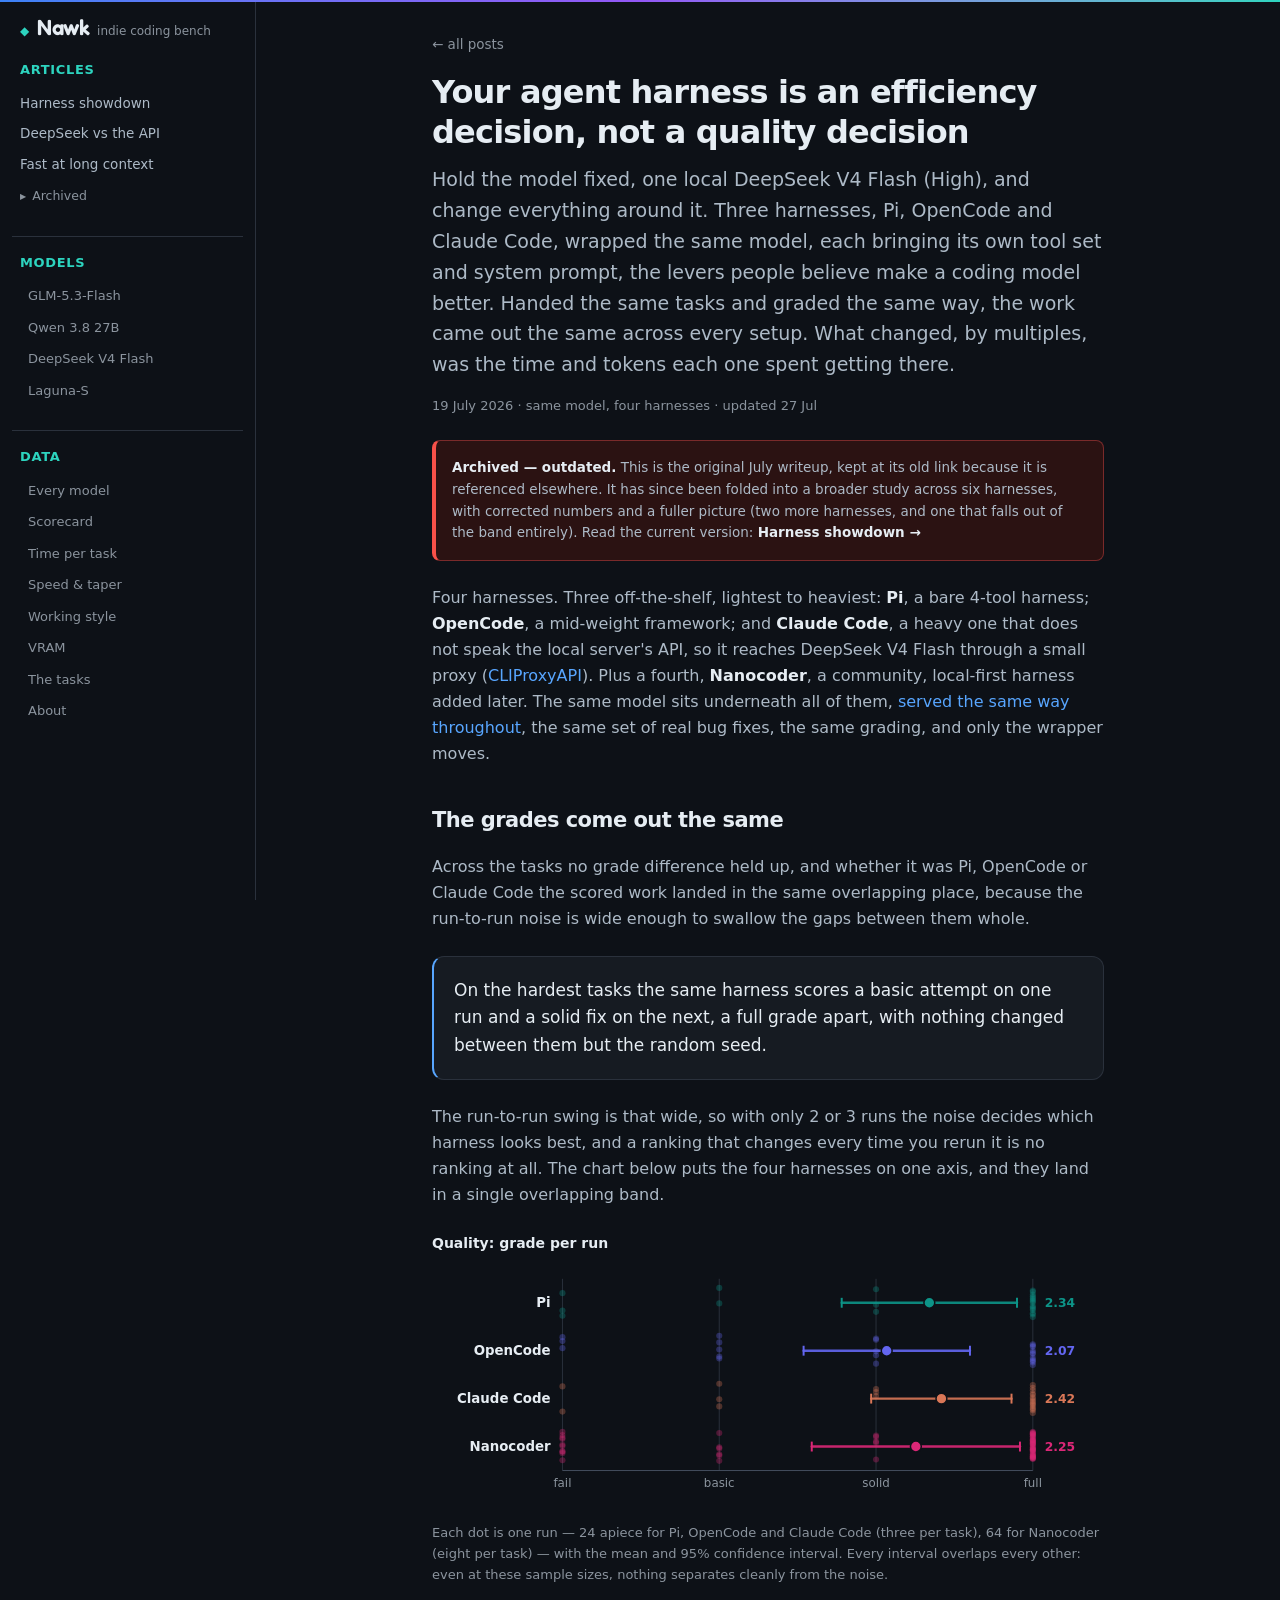
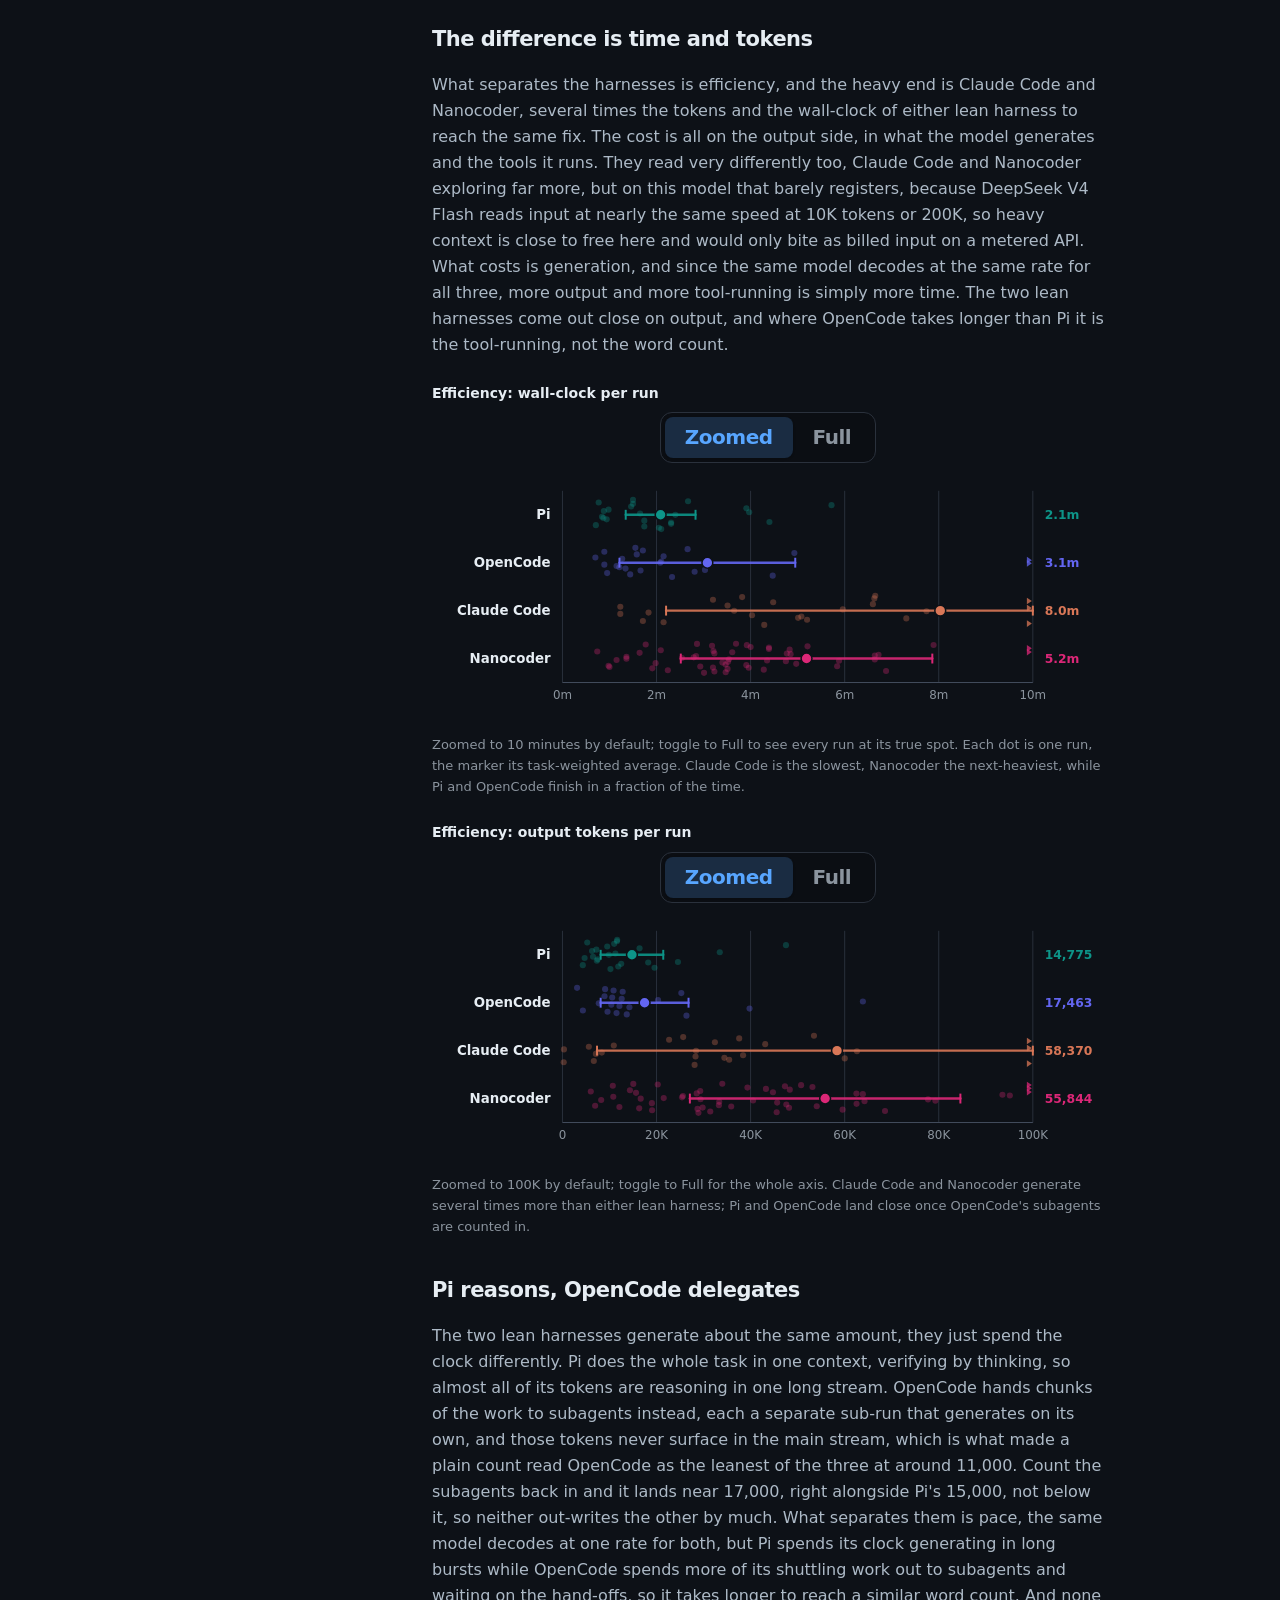
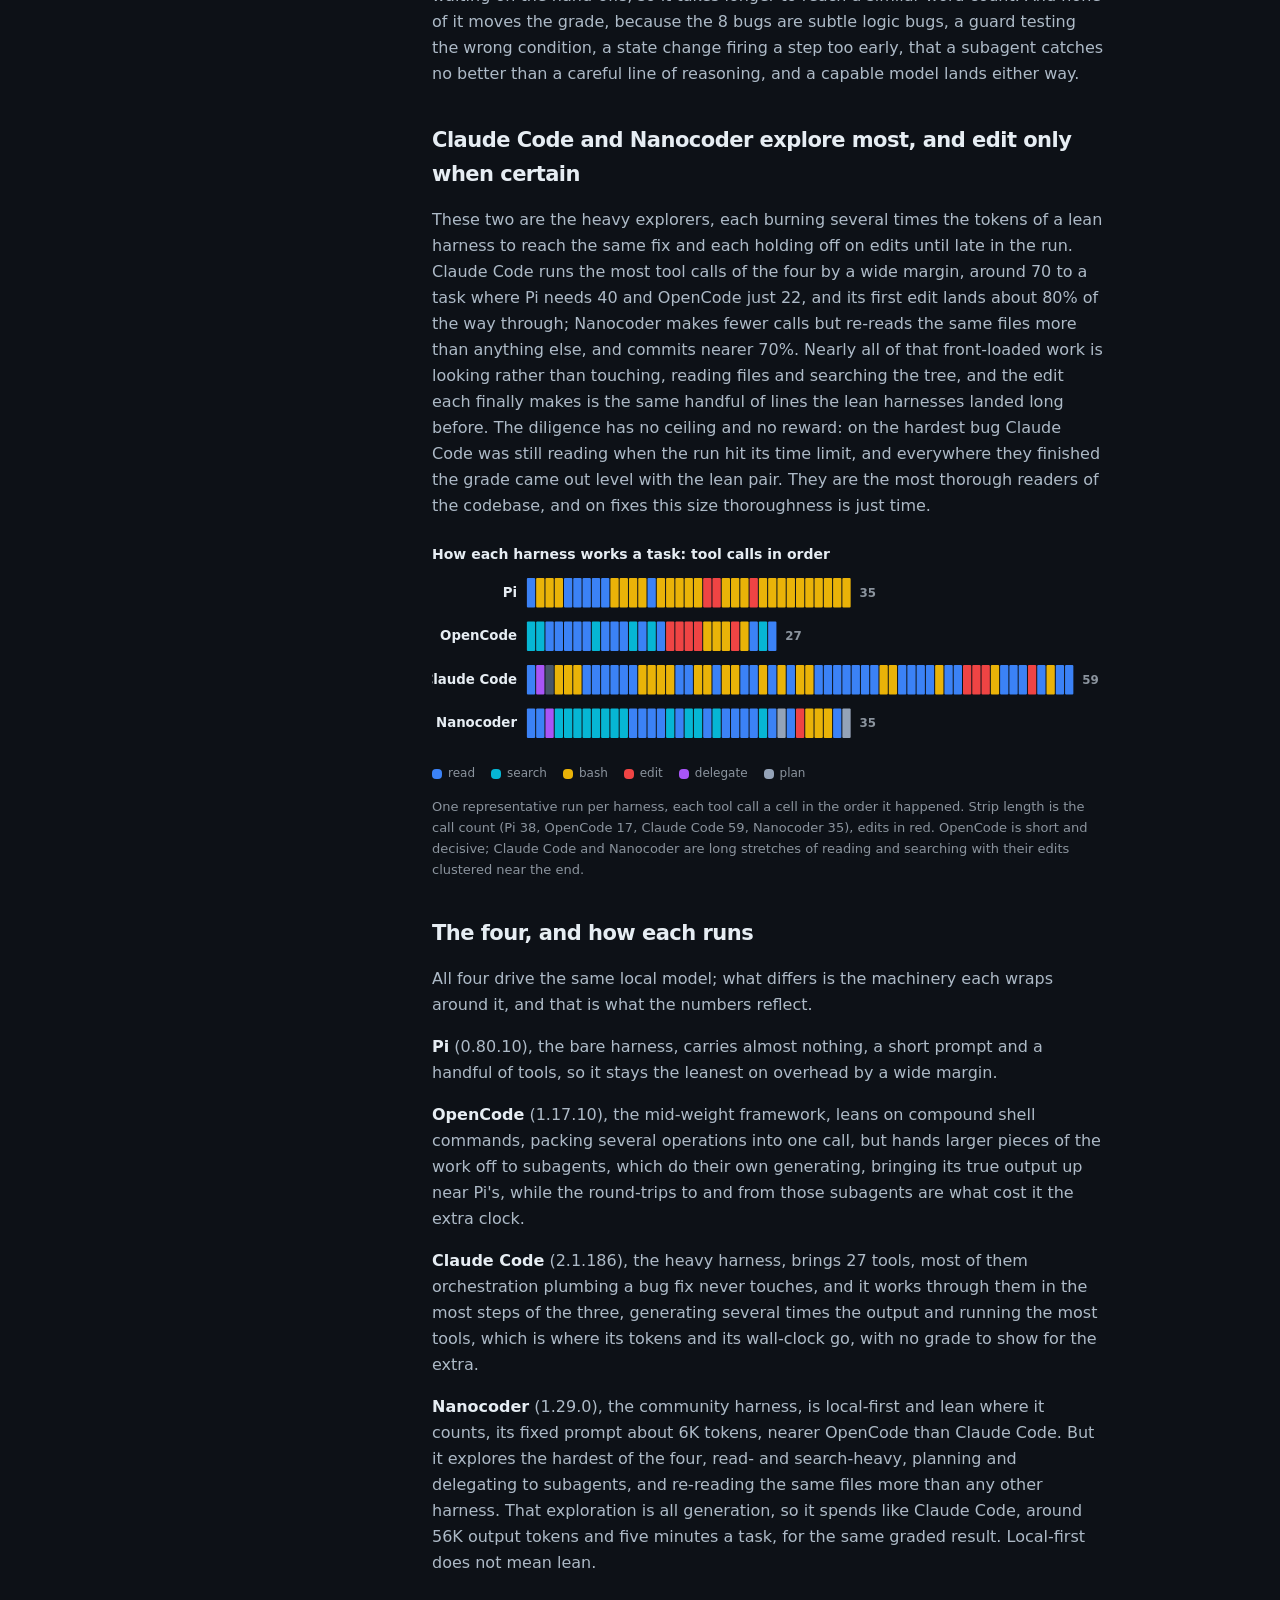
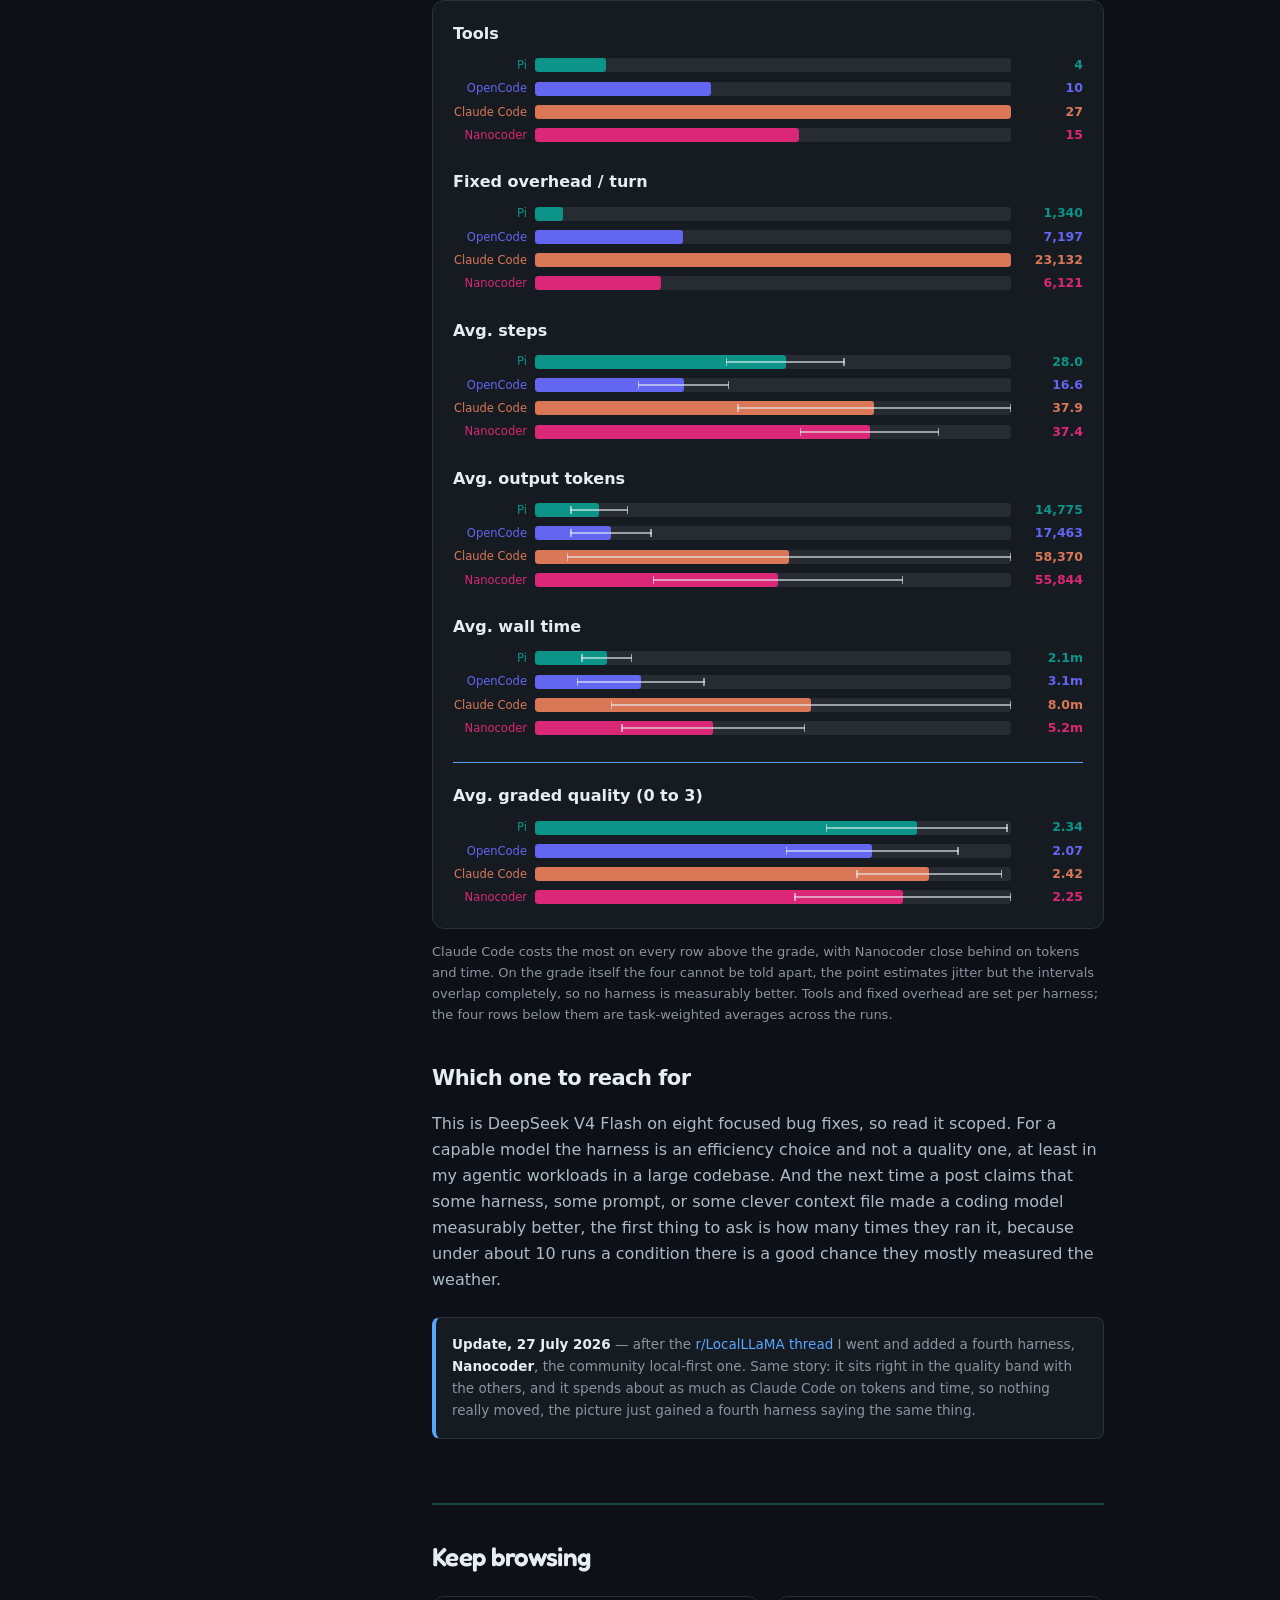
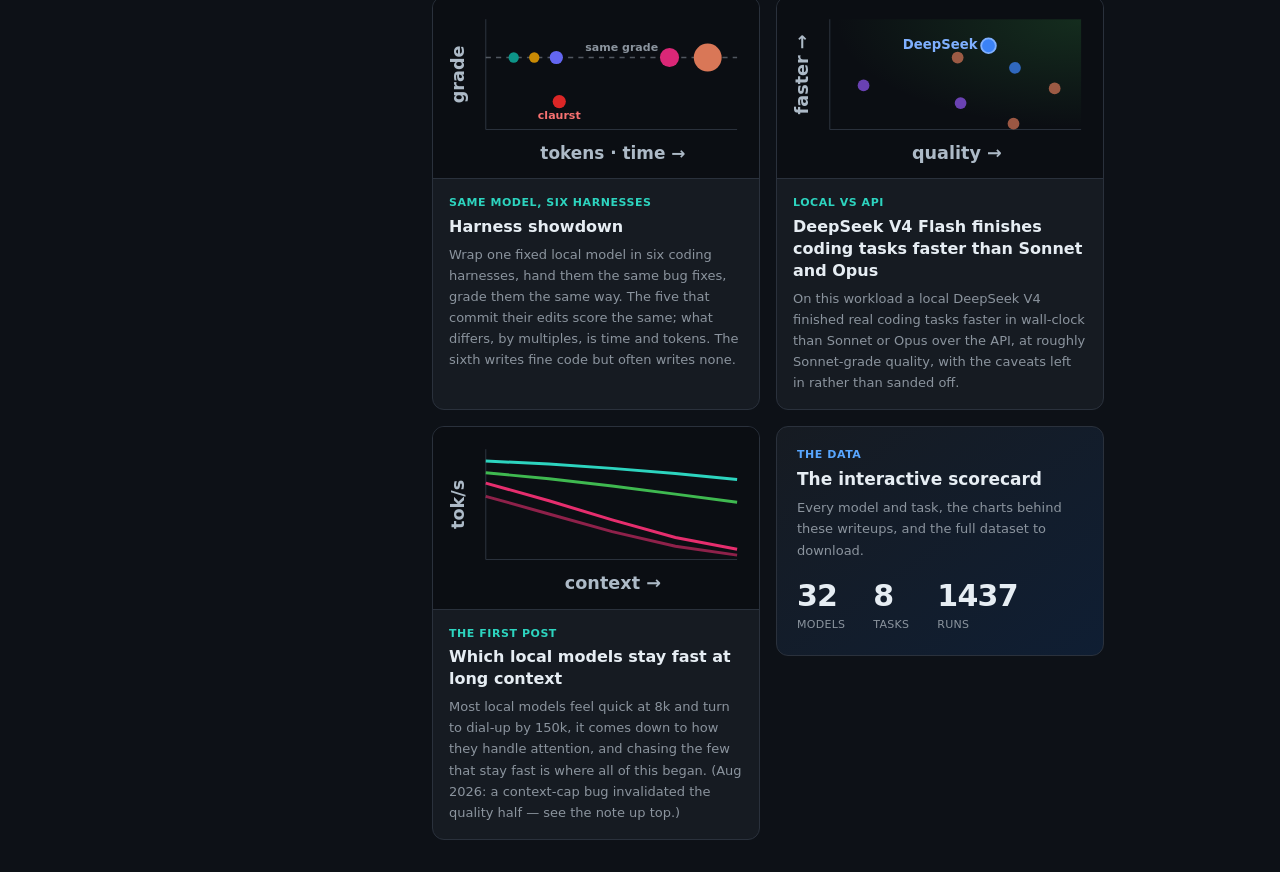
<file: articles/harness-efficiency-not-quality/index.html>
<!doctype html>
<html lang="en">
	<head>
		<meta charset="utf-8" />
		<meta name="viewport" content="width=device-width, initial-scale=1" />
		<link rel="icon" href="../../favicon.svg" type="image/svg+xml" />
		<meta name="text-scale" content="scale" />
		<link rel="preconnect" href="https://fonts.googleapis.com" />
		<link rel="preconnect" href="https://fonts.gstatic.com" crossorigin />
		<link
			href="https://fonts.googleapis.com/css2?family=Fredoka:wght@500;600;700&display=swap"
			rel="stylesheet"
		/>
		<link href="../../_app/immutable/entry/start.z27eGyTx.js" rel="modulepreload">
		<link href="../../_app/immutable/chunks/nmS6lXIh.js" rel="modulepreload">
		<link href="../../_app/immutable/chunks/CGDh-eqo.js" rel="modulepreload">
		<link href="../../_app/immutable/chunks/BuFlayix.js" rel="modulepreload">
		<link href="../../_app/immutable/chunks/BRYCOdeH.js" rel="modulepreload">
		<link href="../../_app/immutable/entry/app.mkICUVZP.js" rel="modulepreload">
		<link href="../../_app/immutable/chunks/DYl5dUZ5.js" rel="modulepreload">
		<link href="../../_app/immutable/chunks/xihTtKlq.js" rel="modulepreload">
		<link href="../../_app/immutable/nodes/0.C5yoV6OF.js" rel="modulepreload">
		<link href="../../_app/immutable/chunks/BAFhSMo1.js" rel="modulepreload">
		<link href="../../_app/immutable/chunks/Cnff18jI.js" rel="modulepreload">
		<link href="../../_app/immutable/chunks/w_KcW8IU.js" rel="modulepreload">
		<link href="../../_app/immutable/nodes/4.DxjjuxIW.js" rel="modulepreload">
		<link href="../../_app/immutable/chunks/7vcmureJ.js" rel="modulepreload">
		<link href="../../_app/immutable/chunks/C6ibUodc.js" rel="modulepreload">
		<link href="../../_app/immutable/chunks/ClzrDbfN.js" rel="modulepreload">
		<link href="../../_app/immutable/chunks/PY8KjkM1.js" rel="modulepreload">
		<link href="../../_app/immutable/chunks/B2xE0bxY.js" rel="modulepreload">
		<link href="../../_app/immutable/chunks/CUAKZAYq.js" rel="modulepreload">
		<!--1w36ail--><!----><title>Nawk - Your agent harness is an efficiency decision, not a quality decision</title>
		<link href="../../_app/immutable/assets/0.D4KlvYzY.css" rel="stylesheet">
	</head>
	<body data-sveltekit-preload-data="hover">
		<div style="display: contents"><!--[--><!--[0--><!--[--><div class="relative flex"><div class="pointer-events-none fixed inset-x-0 top-0 z-50 h-0.5 bg-gradient-to-r from-[#3B82F6] via-[#9257F5] to-brand"></div> <!--[-1--><!--]--> <aside class="sidebar border-r border-border bg-bg px-3 py-4 svelte-129hoe0"><a href="/" class="mb-5 flex items-baseline gap-2 px-2 text-fg no-underline"><span class="text-xs text-brand">◆</span> <span class="font-display text-[22px] font-semibold leading-none tracking-tight">Nawk</span> <span class="text-[12px] font-normal text-mut">indie coding bench</span></a> <p class="mb-2 mt-1 px-2 text-[13px] font-bold uppercase tracking-wider text-brand">Articles</p> <!--[--><a href="/articles/harness-showdown" class="block rounded-md px-2 py-1.5 text-[13.5px] leading-snug text-fgdim hover:bg-panel hover:text-fg svelte-129hoe0">Harness showdown</a><a href="/articles/local-vs-api" class="block rounded-md px-2 py-1.5 text-[13.5px] leading-snug text-fgdim hover:bg-panel hover:text-fg svelte-129hoe0">DeepSeek vs the API</a><a href="/articles/faster-local-model" class="block rounded-md px-2 py-1.5 text-[13.5px] leading-snug text-fgdim hover:bg-panel hover:text-fg svelte-129hoe0">Fast at long context</a><!--]--> <!--[0--><details class="group mt-0.5"><summary class="flex cursor-pointer list-none items-center gap-1.5 rounded-md px-2 py-1.5 text-[12.5px] text-mut hover:bg-panel hover:text-fgdim"><span class="text-[8px] transition-transform group-open:rotate-90">▶</span> Archived</summary> <!--[--><a href="/articles/harness-efficiency-not-quality" class="block rounded-md py-1.5 pl-6 pr-2 text-[12.5px] leading-snug text-mut hover:bg-panel hover:text-fg svelte-129hoe0 active">Efficiency, not quality</a><!--]--></details><!--]--> <a href="/models" class="mb-2 mt-6 block border-t border-border px-2 pt-4 text-[13px] font-bold uppercase tracking-wider text-brand hover:text-fg svelte-129hoe0">Models</a> <!--[--><a href="/models/glm-5-3-flash" class="block rounded-md px-2 py-1.5 pl-4 text-[13px] text-mut hover:bg-panel hover:text-fg svelte-129hoe0">GLM-5.3-Flash</a><a href="/models/qwen-3-8-27b" class="block rounded-md px-2 py-1.5 pl-4 text-[13px] text-mut hover:bg-panel hover:text-fg svelte-129hoe0">Qwen 3.8 27B</a><a href="/models/deepseek-v4-flash-0731" class="block rounded-md px-2 py-1.5 pl-4 text-[13px] text-mut hover:bg-panel hover:text-fg svelte-129hoe0">DeepSeek V4 Flash</a><a href="/models/laguna-s" class="block rounded-md px-2 py-1.5 pl-4 text-[13px] text-mut hover:bg-panel hover:text-fg svelte-129hoe0">Laguna-S</a><!--]--> <a href="/data" class="mb-2 mt-6 block border-t border-border px-2 pt-4 text-[13px] font-bold uppercase tracking-wider text-brand hover:text-fg">Data</a> <!--[--><a href="/data#models" class="block rounded-md px-2 py-1.5 pl-4 text-[13px] text-mut hover:bg-panel hover:text-fg svelte-129hoe0">Every model</a><a href="/data#scorecard" class="block rounded-md px-2 py-1.5 pl-4 text-[13px] text-mut hover:bg-panel hover:text-fg svelte-129hoe0">Scorecard</a><a href="/data#time" class="block rounded-md px-2 py-1.5 pl-4 text-[13px] text-mut hover:bg-panel hover:text-fg svelte-129hoe0">Time per task</a><a href="/data#speed" class="block rounded-md px-2 py-1.5 pl-4 text-[13px] text-mut hover:bg-panel hover:text-fg svelte-129hoe0">Speed &amp; taper</a><a href="/data#effort" class="block rounded-md px-2 py-1.5 pl-4 text-[13px] text-mut hover:bg-panel hover:text-fg svelte-129hoe0">Working style</a><a href="/data#vram" class="block rounded-md px-2 py-1.5 pl-4 text-[13px] text-mut hover:bg-panel hover:text-fg svelte-129hoe0">VRAM</a><a href="/data#tasks" class="block rounded-md px-2 py-1.5 pl-4 text-[13px] text-mut hover:bg-panel hover:text-fg svelte-129hoe0">The tasks</a><a href="/data#about" class="block rounded-md px-2 py-1.5 pl-4 text-[13px] text-mut hover:bg-panel hover:text-fg svelte-129hoe0">About</a><!--]--></aside><!----> <div class="flex min-h-screen min-w-0 flex-1 flex-col"><div class="sticky top-0 z-20 flex items-center gap-3 border-b border-border bg-bg/90 px-4 py-3 backdrop-blur md:hidden"><button aria-label="Open menu" class="flex flex-col gap-1 rounded-lg p-1.5 hover:bg-panel"><span class="h-0.5 w-5 rounded bg-fgdim"></span> <span class="h-0.5 w-5 rounded bg-fgdim"></span> <span class="h-0.5 w-5 rounded bg-fgdim"></span></button> <a href="/" class="flex items-baseline gap-1.5 text-sm font-bold tracking-tight text-fg no-underline"><span class="text-[10px] text-brand">◆</span>Nawk</a></div> <main class="mx-auto w-full max-w-5xl flex-1 px-4 py-8 md:px-10"><!--[--><article class="mx-auto max-w-2xl"><a href="/" class="text-[13.5px] text-mut hover:text-fg">← all posts</a> <h1 class="mb-3 mt-4 text-[32px] font-bold leading-tight tracking-tight">Your agent harness is an efficiency decision, not a quality decision</h1> <p class="mb-4 text-[19px] leading-relaxed text-fgdim">Hold the model fixed, one local DeepSeek V4 Flash (High), and change everything around it. Three
		harnesses, Pi, OpenCode and Claude Code, wrapped the same model, each bringing its own tool set and
		system prompt, the levers people believe make a coding model better. Handed the same tasks and graded
		the same way, the work came out the same across every setup. What changed, by multiples, was the time
		and tokens each one spent getting there.</p> <p class="mb-6 text-[13px] text-mut">19 July 2026 · same model, four harnesses · updated 27 Jul</p> <div class="my-6 rounded-lg border border-l-4 p-4 text-[13.5px] leading-relaxed [&amp;_a]:text-acc [&amp;_b]:text-fg border-[#7a2a2a] border-l-[#F85149] bg-[#2b1212] text-fgdim"><b>Archived — outdated.</b> This is the original July writeup, kept at its old link because it is
		referenced elsewhere. It has since been folded into a broader study across six harnesses, with corrected
		numbers and a fuller picture (two more harnesses, and one that falls out of the band entirely). Read the
		current version: <a href="/articles/harness-showdown/"><b>Harness showdown →</b></a><!----></div><!----> <div class="space-y-4 text-[16px] leading-relaxed text-fgdim [&amp;_a]:text-acc [&amp;_h2]:mt-9 [&amp;_h2]:text-[21px] [&amp;_h2]:font-semibold [&amp;_h2]:tracking-tight [&amp;_h2]:text-fg [&amp;_b]:text-fg [&amp;_blockquote]:my-6 [&amp;_blockquote]:rounded-xl [&amp;_blockquote]:border [&amp;_blockquote]:border-border [&amp;_blockquote]:border-l-2 [&amp;_blockquote]:border-l-acc [&amp;_blockquote]:bg-panel [&amp;_blockquote]:p-5 [&amp;_blockquote]:text-[17px] [&amp;_blockquote]:leading-relaxed [&amp;_blockquote]:text-fg"><p>Four harnesses. Three off-the-shelf, lightest to heaviest: <b>Pi</b>, a bare 4-tool harness; <b>OpenCode</b>, a mid-weight framework; and <b>Claude Code</b>, a heavy one that does not speak the
			local server's API, so it reaches DeepSeek V4 Flash through a small proxy
			(<a href="https://github.com/router-for-me/CLIProxyAPI">CLIProxyAPI</a>). Plus a fourth, <b>Nanocoder</b>, a community, local-first harness added later. The same model sits underneath all of
			them, <a href="/data#models">served the same way throughout</a>, the same set of real bug fixes, the
			same grading, and only the wrapper moves.</p> <h2>The grades come out the same</h2> <p>Across the tasks no grade difference held up, and whether it was Pi, OpenCode or Claude Code the
			scored work landed in the same overlapping place, because the run-to-run noise is wide enough to
			swallow the gaps between them whole.</p> <blockquote>On the hardest tasks the same harness scores a basic attempt on one run and a solid fix on the next,
			a full grade apart, with nothing changed between them but the random seed.</blockquote> <p>The run-to-run swing is that wide, so with only 2 or 3 runs the noise decides which harness looks
			best, and a ranking that changes every time you rerun it is no ranking at all. The chart below puts
			the four harnesses on one axis, and they land in a single overlapping band.</p> <figure class="my-6"><div class="mb-2 text-[14px] font-semibold text-fg">Quality: grade per run</div> <!--[-1--><!--]--> <div class="relative"><svg viewBox="0 0 680 250" class="w-full" role="img" aria-label="quality distribution by harness"><!--[--><line x1="132" y1="16" x2="132" y2="210" stroke="#2a313c"></line><text x="132" y="227" fill="#8b949e" font-size="12" text-anchor="middle">fail</text><line x1="290.66666666666663" y1="16" x2="290.66666666666663" y2="210" stroke="#2a313c"></line><text x="290.66666666666663" y="227" fill="#8b949e" font-size="12" text-anchor="middle">basic</text><line x1="449.3333333333333" y1="16" x2="449.3333333333333" y2="210" stroke="#2a313c"></line><text x="449.3333333333333" y="227" fill="#8b949e" font-size="12" text-anchor="middle">solid</text><line x1="608" y1="16" x2="608" y2="210" stroke="#2a313c"></line><text x="608" y="227" fill="#8b949e" font-size="12" text-anchor="middle">full</text><!--]--><!--[--><text x="120" y="44.25" fill="#e6edf3" font-size="13.5" font-weight="600" text-anchor="end">Pi</text><!--[--><!--[0--><circle cx="290.66666666666663" cy="25.215" r="3.1" fill="#0D9488" fill-opacity="0.32"></circle><!--]--><!--[0--><circle cx="132" cy="48.09827" r="3.1" fill="#0D9488" fill-opacity="0.32"></circle><!--]--><!--[0--><circle cx="290.66666666666663" cy="40.91154" r="3.1" fill="#0D9488" fill-opacity="0.32"></circle><!--]--><!--[0--><circle cx="608" cy="33.72481" r="3.1" fill="#0D9488" fill-opacity="0.32"></circle><!--]--><!--[0--><circle cx="449.3333333333333" cy="26.53808" r="3.1" fill="#0D9488" fill-opacity="0.32"></circle><!--]--><!--[0--><circle cx="449.3333333333333" cy="49.421350000000004" r="3.1" fill="#0D9488" fill-opacity="0.32"></circle><!--]--><!--[0--><circle cx="449.3333333333333" cy="42.23462" r="3.1" fill="#0D9488" fill-opacity="0.32"></circle><!--]--><!--[0--><circle cx="608" cy="35.04789" r="3.1" fill="#0D9488" fill-opacity="0.32"></circle><!--]--><!--[0--><circle cx="608" cy="27.861159999999998" r="3.1" fill="#0D9488" fill-opacity="0.32"></circle><!--]--><!--[0--><circle cx="608" cy="50.74443" r="3.1" fill="#0D9488" fill-opacity="0.32"></circle><!--]--><!--[0--><circle cx="608" cy="43.5577" r="3.1" fill="#0D9488" fill-opacity="0.32"></circle><!--]--><!--[0--><circle cx="608" cy="36.37097" r="3.1" fill="#0D9488" fill-opacity="0.32"></circle><!--]--><!--[0--><circle cx="608" cy="29.184240000000003" r="3.1" fill="#0D9488" fill-opacity="0.32"></circle><!--]--><!--[0--><circle cx="608" cy="52.06751" r="3.1" fill="#0D9488" fill-opacity="0.32"></circle><!--]--><!--[0--><circle cx="608" cy="44.88078" r="3.1" fill="#0D9488" fill-opacity="0.32"></circle><!--]--><!--[0--><circle cx="608" cy="37.69405" r="3.1" fill="#0D9488" fill-opacity="0.32"></circle><!--]--><!--[0--><circle cx="132" cy="30.50732" r="3.1" fill="#0D9488" fill-opacity="0.32"></circle><!--]--><!--[0--><circle cx="132" cy="53.39059" r="3.1" fill="#0D9488" fill-opacity="0.32"></circle><!--]--><!--[0--><circle cx="608" cy="46.20386" r="3.1" fill="#0D9488" fill-opacity="0.32"></circle><!--]--><!--[0--><circle cx="608" cy="39.01713" r="3.1" fill="#0D9488" fill-opacity="0.32"></circle><!--]--><!--[0--><circle cx="608" cy="31.830399999999997" r="3.1" fill="#0D9488" fill-opacity="0.32"></circle><!--]--><!--[0--><circle cx="608" cy="54.71367" r="3.1" fill="#0D9488" fill-opacity="0.32"></circle><!--]--><!--[0--><circle cx="608" cy="47.526939999999996" r="3.1" fill="#0D9488" fill-opacity="0.32"></circle><!--]--><!--[0--><circle cx="608" cy="40.34021" r="3.1" fill="#0D9488" fill-opacity="0.32"></circle><!--]--><!--]--><!--[0--><line x1="414.5853333333333" y1="40.25" x2="591.9746666666667" y2="40.25" stroke="#0D9488" stroke-width="2.5" stroke-linecap="round" stroke-opacity="0.9"></line><line x1="414.5853333333333" y1="35.25" x2="414.5853333333333" y2="45.25" stroke="#0D9488" stroke-width="2"></line><line x1="591.9746666666667" y1="35.25" x2="591.9746666666667" y2="45.25" stroke="#0D9488" stroke-width="2"></line><!--]--><circle cx="503.28" cy="40.25" r="5.5" fill="#0D9488" stroke="#0d1117" stroke-width="1.5" role="img" aria-label="Pi"></circle><text x="620" y="44.25" fill="#0D9488" font-size="12.5" font-weight="600">2.34</text><text x="120" y="92.75" fill="#e6edf3" font-size="13.5" font-weight="600" text-anchor="end">OpenCode</text><!--[--><!--[0--><circle cx="290.66666666666663" cy="73.715" r="3.1" fill="#6366F1" fill-opacity="0.32"></circle><!--]--><!--[0--><circle cx="290.66666666666663" cy="96.59827" r="3.1" fill="#6366F1" fill-opacity="0.32"></circle><!--]--><!--[0--><circle cx="449.3333333333333" cy="89.41154" r="3.1" fill="#6366F1" fill-opacity="0.32"></circle><!--]--><!--[0--><circle cx="608" cy="82.22481" r="3.1" fill="#6366F1" fill-opacity="0.32"></circle><!--]--><!--[0--><circle cx="132" cy="75.03808" r="3.1" fill="#6366F1" fill-opacity="0.32"></circle><!--]--><!--[0--><circle cx="608" cy="97.92135" r="3.1" fill="#6366F1" fill-opacity="0.32"></circle><!--]--><!--[0--><circle cx="608" cy="90.73461999999999" r="3.1" fill="#6366F1" fill-opacity="0.32"></circle><!--]--><!--[0--><circle cx="608" cy="83.54789" r="3.1" fill="#6366F1" fill-opacity="0.32"></circle><!--]--><!--[0--><circle cx="449.3333333333333" cy="76.36116" r="3.1" fill="#6366F1" fill-opacity="0.32"></circle><!--]--><!--[0--><circle cx="608" cy="99.24443" r="3.1" fill="#6366F1" fill-opacity="0.32"></circle><!--]--><!--[0--><circle cx="608" cy="92.0577" r="3.1" fill="#6366F1" fill-opacity="0.32"></circle><!--]--><!--[0--><circle cx="608" cy="84.87097" r="3.1" fill="#6366F1" fill-opacity="0.32"></circle><!--]--><!--[0--><circle cx="449.3333333333333" cy="77.68424" r="3.1" fill="#6366F1" fill-opacity="0.32"></circle><!--]--><!--[0--><circle cx="608" cy="100.56751" r="3.1" fill="#6366F1" fill-opacity="0.32"></circle><!--]--><!--[0--><circle cx="449.3333333333333" cy="93.38078" r="3.1" fill="#6366F1" fill-opacity="0.32"></circle><!--]--><!--[0--><circle cx="132" cy="86.19405" r="3.1" fill="#6366F1" fill-opacity="0.32"></circle><!--]--><!--[0--><circle cx="132" cy="79.00731999999999" r="3.1" fill="#6366F1" fill-opacity="0.32"></circle><!--]--><!--[0--><circle cx="449.3333333333333" cy="101.89059" r="3.1" fill="#6366F1" fill-opacity="0.32"></circle><!--]--><!--[0--><circle cx="290.66666666666663" cy="94.70385999999999" r="3.1" fill="#6366F1" fill-opacity="0.32"></circle><!--]--><!--[0--><circle cx="290.66666666666663" cy="87.51713" r="3.1" fill="#6366F1" fill-opacity="0.32"></circle><!--]--><!--[0--><circle cx="290.66666666666663" cy="80.3304" r="3.1" fill="#6366F1" fill-opacity="0.32"></circle><!--]--><!--[0--><circle cx="608" cy="103.21367000000001" r="3.1" fill="#6366F1" fill-opacity="0.32"></circle><!--]--><!--[0--><circle cx="608" cy="96.02694" r="3.1" fill="#6366F1" fill-opacity="0.32"></circle><!--]--><!--[0--><circle cx="608" cy="88.84021" r="3.1" fill="#6366F1" fill-opacity="0.32"></circle><!--]--><!--]--><!--[0--><line x1="376.0293333333334" y1="88.75" x2="544.3746666666667" y2="88.75" stroke="#6366F1" stroke-width="2.5" stroke-linecap="round" stroke-opacity="0.9"></line><line x1="376.0293333333334" y1="83.75" x2="376.0293333333334" y2="93.75" stroke="#6366F1" stroke-width="2"></line><line x1="544.3746666666667" y1="83.75" x2="544.3746666666667" y2="93.75" stroke="#6366F1" stroke-width="2"></line><!--]--><circle cx="460.1226666666667" cy="88.75" r="5.5" fill="#6366F1" stroke="#0d1117" stroke-width="1.5" role="img" aria-label="OpenCode"></circle><text x="620" y="92.75" fill="#6366F1" font-size="12.5" font-weight="600">2.07</text><text x="120" y="141.25" fill="#e6edf3" font-size="13.5" font-weight="600" text-anchor="end">Claude Code</text><!--[--><!--[0--><circle cx="290.66666666666663" cy="122.215" r="3.1" fill="#D97757" fill-opacity="0.32"></circle><!--]--><!--[0--><circle cx="290.66666666666663" cy="145.09827" r="3.1" fill="#D97757" fill-opacity="0.32"></circle><!--]--><!--[0--><circle cx="290.66666666666663" cy="137.91154" r="3.1" fill="#D97757" fill-opacity="0.32"></circle><!--]--><!--[0--><circle cx="449.3333333333333" cy="130.72481" r="3.1" fill="#D97757" fill-opacity="0.32"></circle><!--]--><!--[0--><circle cx="608" cy="123.53808" r="3.1" fill="#D97757" fill-opacity="0.32"></circle><!--]--><!--[0--><circle cx="608" cy="146.42135" r="3.1" fill="#D97757" fill-opacity="0.32"></circle><!--]--><!--[0--><circle cx="608" cy="139.23462" r="3.1" fill="#D97757" fill-opacity="0.32"></circle><!--]--><!--[0--><circle cx="608" cy="132.04789" r="3.1" fill="#D97757" fill-opacity="0.32"></circle><!--]--><!--[0--><circle cx="132" cy="124.86116" r="3.1" fill="#D97757" fill-opacity="0.32"></circle><!--]--><!--[0--><circle cx="608" cy="147.74443" r="3.1" fill="#D97757" fill-opacity="0.32"></circle><!--]--><!--[0--><circle cx="608" cy="140.5577" r="3.1" fill="#D97757" fill-opacity="0.32"></circle><!--]--><!--[0--><circle cx="608" cy="133.37097" r="3.1" fill="#D97757" fill-opacity="0.32"></circle><!--]--><!--[0--><circle cx="608" cy="126.18424" r="3.1" fill="#D97757" fill-opacity="0.32"></circle><!--]--><!--[0--><circle cx="608" cy="149.06751" r="3.1" fill="#D97757" fill-opacity="0.32"></circle><!--]--><!--[0--><circle cx="608" cy="141.88078" r="3.1" fill="#D97757" fill-opacity="0.32"></circle><!--]--><!--[0--><circle cx="449.3333333333333" cy="134.69405" r="3.1" fill="#D97757" fill-opacity="0.32"></circle><!--]--><!--[0--><circle cx="449.3333333333333" cy="127.50731999999999" r="3.1" fill="#D97757" fill-opacity="0.32"></circle><!--]--><!--[0--><circle cx="132" cy="150.39059" r="3.1" fill="#D97757" fill-opacity="0.32"></circle><!--]--><!--[0--><circle cx="608" cy="143.20386" r="3.1" fill="#D97757" fill-opacity="0.32"></circle><!--]--><!--[0--><circle cx="608" cy="136.01713" r="3.1" fill="#D97757" fill-opacity="0.32"></circle><!--]--><!--[0--><circle cx="608" cy="128.8304" r="3.1" fill="#D97757" fill-opacity="0.32"></circle><!--]--><!--[0--><circle cx="608" cy="151.71367" r="3.1" fill="#D97757" fill-opacity="0.32"></circle><!--]--><!--[0--><circle cx="608" cy="144.52694" r="3.1" fill="#D97757" fill-opacity="0.32"></circle><!--]--><!--[0--><circle cx="608" cy="137.34021" r="3.1" fill="#D97757" fill-opacity="0.32"></circle><!--]--><!--]--><!--[0--><line x1="444.4146666666667" y1="137.25" x2="586.4213333333333" y2="137.25" stroke="#D97757" stroke-width="2.5" stroke-linecap="round" stroke-opacity="0.9"></line><line x1="444.4146666666667" y1="132.25" x2="444.4146666666667" y2="142.25" stroke="#D97757" stroke-width="2"></line><line x1="586.4213333333333" y1="132.25" x2="586.4213333333333" y2="142.25" stroke="#D97757" stroke-width="2"></line><!--]--><circle cx="515.4973333333332" cy="137.25" r="5.5" fill="#D97757" stroke="#0d1117" stroke-width="1.5" role="img" aria-label="Claude Code"></circle><text x="620" y="141.25" fill="#D97757" font-size="12.5" font-weight="600">2.42</text><text x="120" y="189.75" fill="#e6edf3" font-size="13.5" font-weight="600" text-anchor="end">Nanocoder</text><!--[--><!--[0--><circle cx="608" cy="170.715" r="3.1" fill="#DB2777" fill-opacity="0.32"></circle><!--]--><!--[0--><circle cx="290.66666666666663" cy="193.59827" r="3.1" fill="#DB2777" fill-opacity="0.32"></circle><!--]--><!--[0--><circle cx="290.66666666666663" cy="186.41154" r="3.1" fill="#DB2777" fill-opacity="0.32"></circle><!--]--><!--[0--><circle cx="608" cy="179.22481" r="3.1" fill="#DB2777" fill-opacity="0.32"></circle><!--]--><!--[0--><circle cx="290.66666666666663" cy="172.03808" r="3.1" fill="#DB2777" fill-opacity="0.32"></circle><!--]--><!--[0--><circle cx="290.66666666666663" cy="194.92135" r="3.1" fill="#DB2777" fill-opacity="0.32"></circle><!--]--><!--[0--><circle cx="290.66666666666663" cy="187.73462" r="3.1" fill="#DB2777" fill-opacity="0.32"></circle><!--]--><!--[0--><circle cx="449.3333333333333" cy="180.54789" r="3.1" fill="#DB2777" fill-opacity="0.32"></circle><!--]--><!--[0--><circle cx="608" cy="173.36115999999998" r="3.1" fill="#DB2777" fill-opacity="0.32"></circle><!--]--><!--[0--><circle cx="608" cy="196.24443" r="3.1" fill="#DB2777" fill-opacity="0.32"></circle><!--]--><!--[0--><circle cx="608" cy="189.0577" r="3.1" fill="#DB2777" fill-opacity="0.32"></circle><!--]--><!--[0--><circle cx="449.3333333333333" cy="181.87097" r="3.1" fill="#DB2777" fill-opacity="0.32"></circle><!--]--><!--[0--><circle cx="449.3333333333333" cy="174.68424" r="3.1" fill="#DB2777" fill-opacity="0.32"></circle><!--]--><!--[0--><circle cx="608" cy="197.56751" r="3.1" fill="#DB2777" fill-opacity="0.32"></circle><!--]--><!--[0--><circle cx="132" cy="190.38078" r="3.1" fill="#DB2777" fill-opacity="0.32"></circle><!--]--><!--[0--><circle cx="608" cy="183.19405" r="3.1" fill="#DB2777" fill-opacity="0.32"></circle><!--]--><!--[0--><circle cx="449.3333333333333" cy="176.00732" r="3.1" fill="#DB2777" fill-opacity="0.32"></circle><!--]--><!--[0--><circle cx="449.3333333333333" cy="198.89059" r="3.1" fill="#DB2777" fill-opacity="0.32"></circle><!--]--><!--[0--><circle cx="608" cy="191.70386" r="3.1" fill="#DB2777" fill-opacity="0.32"></circle><!--]--><!--[0--><circle cx="608" cy="184.51713" r="3.1" fill="#DB2777" fill-opacity="0.32"></circle><!--]--><!--[0--><circle cx="608" cy="177.3304" r="3.1" fill="#DB2777" fill-opacity="0.32"></circle><!--]--><!--[0--><circle cx="290.66666666666663" cy="200.21367" r="3.1" fill="#DB2777" fill-opacity="0.32"></circle><!--]--><!--[0--><circle cx="608" cy="193.02694" r="3.1" fill="#DB2777" fill-opacity="0.32"></circle><!--]--><!--[0--><circle cx="608" cy="185.84021" r="3.1" fill="#DB2777" fill-opacity="0.32"></circle><!--]--><!--[0--><circle cx="608" cy="178.65348" r="3.1" fill="#DB2777" fill-opacity="0.32"></circle><!--]--><!--[0--><circle cx="608" cy="171.46675" r="3.1" fill="#DB2777" fill-opacity="0.32"></circle><!--]--><!--[0--><circle cx="608" cy="194.35002" r="3.1" fill="#DB2777" fill-opacity="0.32"></circle><!--]--><!--[0--><circle cx="608" cy="187.16329" r="3.1" fill="#DB2777" fill-opacity="0.32"></circle><!--]--><!--[0--><circle cx="608" cy="179.97656" r="3.1" fill="#DB2777" fill-opacity="0.32"></circle><!--]--><!--[0--><circle cx="608" cy="172.78983" r="3.1" fill="#DB2777" fill-opacity="0.32"></circle><!--]--><!--[0--><circle cx="608" cy="195.6731" r="3.1" fill="#DB2777" fill-opacity="0.32"></circle><!--]--><!--[0--><circle cx="608" cy="188.48637" r="3.1" fill="#DB2777" fill-opacity="0.32"></circle><!--]--><!--[0--><circle cx="608" cy="181.29964" r="3.1" fill="#DB2777" fill-opacity="0.32"></circle><!--]--><!--[0--><circle cx="132" cy="174.11291" r="3.1" fill="#DB2777" fill-opacity="0.32"></circle><!--]--><!--[0--><circle cx="608" cy="196.99618" r="3.1" fill="#DB2777" fill-opacity="0.32"></circle><!--]--><!--[0--><circle cx="608" cy="189.80945" r="3.1" fill="#DB2777" fill-opacity="0.32"></circle><!--]--><!--[0--><circle cx="608" cy="182.62272" r="3.1" fill="#DB2777" fill-opacity="0.32"></circle><!--]--><!--[0--><circle cx="608" cy="175.43599" r="3.1" fill="#DB2777" fill-opacity="0.32"></circle><!--]--><!--[0--><circle cx="608" cy="198.31926" r="3.1" fill="#DB2777" fill-opacity="0.32"></circle><!--]--><!--[0--><circle cx="132" cy="191.13253" r="3.1" fill="#DB2777" fill-opacity="0.32"></circle><!--]--><!--[0--><circle cx="132" cy="183.9458" r="3.1" fill="#DB2777" fill-opacity="0.32"></circle><!--]--><!--[0--><circle cx="132" cy="176.75907" r="3.1" fill="#DB2777" fill-opacity="0.32"></circle><!--]--><!--[0--><circle cx="132" cy="199.64234" r="3.1" fill="#DB2777" fill-opacity="0.32"></circle><!--]--><!--[0--><circle cx="132" cy="192.45561" r="3.1" fill="#DB2777" fill-opacity="0.32"></circle><!--]--><!--[0--><circle cx="132" cy="185.26888" r="3.1" fill="#DB2777" fill-opacity="0.32"></circle><!--]--><!--[0--><circle cx="132" cy="178.08215" r="3.1" fill="#DB2777" fill-opacity="0.32"></circle><!--]--><!--[0--><circle cx="132" cy="170.89542" r="3.1" fill="#DB2777" fill-opacity="0.32"></circle><!--]--><!--[0--><circle cx="608" cy="193.77869" r="3.1" fill="#DB2777" fill-opacity="0.32"></circle><!--]--><!--[0--><circle cx="608" cy="186.59196" r="3.1" fill="#DB2777" fill-opacity="0.32"></circle><!--]--><!--[0--><circle cx="608" cy="179.40523" r="3.1" fill="#DB2777" fill-opacity="0.32"></circle><!--]--><!--[0--><circle cx="608" cy="172.2185" r="3.1" fill="#DB2777" fill-opacity="0.32"></circle><!--]--><!--[0--><circle cx="608" cy="195.10177" r="3.1" fill="#DB2777" fill-opacity="0.32"></circle><!--]--><!--[0--><circle cx="608" cy="187.91504" r="3.1" fill="#DB2777" fill-opacity="0.32"></circle><!--]--><!--[0--><circle cx="608" cy="180.72831" r="3.1" fill="#DB2777" fill-opacity="0.32"></circle><!--]--><!--[0--><circle cx="608" cy="173.54158" r="3.1" fill="#DB2777" fill-opacity="0.32"></circle><!--]--><!--[0--><circle cx="608" cy="196.42485" r="3.1" fill="#DB2777" fill-opacity="0.32"></circle><!--]--><!--[0--><circle cx="608" cy="189.23812" r="3.1" fill="#DB2777" fill-opacity="0.32"></circle><!--]--><!--[0--><circle cx="608" cy="182.05139" r="3.1" fill="#DB2777" fill-opacity="0.32"></circle><!--]--><!--[0--><circle cx="608" cy="174.86466000000001" r="3.1" fill="#DB2777" fill-opacity="0.32"></circle><!--]--><!--[0--><circle cx="608" cy="197.74793" r="3.1" fill="#DB2777" fill-opacity="0.32"></circle><!--]--><!--[0--><circle cx="608" cy="190.5612" r="3.1" fill="#DB2777" fill-opacity="0.32"></circle><!--]--><!--[0--><circle cx="608" cy="183.37447" r="3.1" fill="#DB2777" fill-opacity="0.32"></circle><!--]--><!--[0--><circle cx="608" cy="176.18774" r="3.1" fill="#DB2777" fill-opacity="0.32"></circle><!--]--><!--]--><!--[0--><line x1="384.28" y1="185.75" x2="594.9893333333333" y2="185.75" stroke="#DB2777" stroke-width="2.5" stroke-linecap="round" stroke-opacity="0.9"></line><line x1="384.28" y1="180.75" x2="384.28" y2="190.75" stroke="#DB2777" stroke-width="2"></line><line x1="594.9893333333333" y1="180.75" x2="594.9893333333333" y2="190.75" stroke="#DB2777" stroke-width="2"></line><!--]--><circle cx="489.63466666666665" cy="185.75" r="5.5" fill="#DB2777" stroke="#0d1117" stroke-width="1.5" role="img" aria-label="Nanocoder"></circle><text x="620" y="189.75" fill="#DB2777" font-size="12.5" font-weight="600">2.25</text><!--]--><line x1="132" y1="210" x2="608" y2="210" stroke="#454e5e"></line></svg> <!--[-1--><!--]--><!----></div><!----> <figcaption class="mt-3 text-[13px] leading-relaxed text-mut">Each dot is one run — 24 apiece for Pi, OpenCode and Claude Code (three per task), 64 for Nanocoder
				(eight per task) — with the mean and 95% confidence interval. Every interval overlaps every other:
				even at these sample sizes, nothing separates cleanly from the noise.</figcaption></figure> <h2>The difference is time and tokens</h2> <p>What separates the harnesses is efficiency, and the heavy end is Claude Code and Nanocoder, several
			times the tokens and the wall-clock of either lean harness to reach the same fix. The cost is all on the output side, in what the model generates and the tools it runs. They read
			very differently too, Claude Code and Nanocoder exploring far more, but on this model that barely registers, because
			DeepSeek V4 Flash reads input at nearly the same speed at 10K tokens or 200K, so heavy context is close
			to free here and would only bite as billed input on a metered API. What costs is generation, and since the same model decodes at the same rate
			for all three, more output and more tool-running is simply more time. The two lean harnesses come out
			close on output, and where OpenCode takes longer than Pi it is the tool-running, not the word count.</p> <figure class="my-6"><div class="mb-2 text-[14px] font-semibold text-fg">Efficiency: wall-clock per run</div> <!--[0--><div class="mb-3 flex flex-wrap items-center justify-center gap-x-3 gap-y-1"><div class="inline-flex rounded-xl border border-border bg-[#0b0e13] p-1"><!--[--><button type="button" aria-pressed="true" class="cursor-pointer rounded-lg px-5 py-1 text-[20px] font-semibold tracking-tight transition-colors bg-acc/20 text-acc shadow-sm">Zoomed</button><button type="button" aria-pressed="false" class="cursor-pointer rounded-lg px-5 py-1 text-[20px] font-semibold tracking-tight transition-colors text-mut hover:bg-panel hover:text-fg">Full</button><!--]--></div> <!--[-1--><!--]--></div><!--]--> <div class="relative"><svg viewBox="0 0 680 250" class="w-full" role="img" aria-label="min distribution by harness"><!--[--><line x1="132" y1="16" x2="132" y2="210" stroke="#2a313c"></line><text x="132" y="227" fill="#8b949e" font-size="12" text-anchor="middle">0m</text><line x1="227.2" y1="16" x2="227.2" y2="210" stroke="#2a313c"></line><text x="227.2" y="227" fill="#8b949e" font-size="12" text-anchor="middle">2m</text><line x1="322.4" y1="16" x2="322.4" y2="210" stroke="#2a313c"></line><text x="322.4" y="227" fill="#8b949e" font-size="12" text-anchor="middle">4m</text><line x1="417.59999999999997" y1="16" x2="417.59999999999997" y2="210" stroke="#2a313c"></line><text x="417.59999999999997" y="227" fill="#8b949e" font-size="12" text-anchor="middle">6m</text><line x1="512.8" y1="16" x2="512.8" y2="210" stroke="#2a313c"></line><text x="512.8" y="227" fill="#8b949e" font-size="12" text-anchor="middle">8m</text><line x1="608" y1="16" x2="608" y2="210" stroke="#2a313c"></line><text x="608" y="227" fill="#8b949e" font-size="12" text-anchor="middle">10m</text><!--]--><!--[--><text x="120" y="44.25" fill="#e6edf3" font-size="13.5" font-weight="600" text-anchor="end">Pi</text><!--[--><!--[0--><circle cx="203.39999999999998" cy="25.215" r="3.1" fill="#0D9488" fill-opacity="0.32"></circle><!--]--><!--[0--><circle cx="241.95600000000002" cy="48.09827" r="3.1" fill="#0D9488" fill-opacity="0.32"></circle><!--]--><!--[0--><circle cx="230.056" cy="40.91154" r="3.1" fill="#0D9488" fill-opacity="0.32"></circle><!--]--><!--[0--><circle cx="318.116" cy="33.72481" r="3.1" fill="#0D9488" fill-opacity="0.32"></circle><!--]--><!--[0--><circle cx="259.092" cy="26.53808" r="3.1" fill="#0D9488" fill-opacity="0.32"></circle><!--]--><!--[0--><circle cx="241.95600000000002" cy="49.421350000000004" r="3.1" fill="#0D9488" fill-opacity="0.32"></circle><!--]--><!--[0--><circle cx="171.98399999999998" cy="42.23462" r="3.1" fill="#0D9488" fill-opacity="0.32"></circle><!--]--><!--[0--><circle cx="178.648" cy="35.04789" r="3.1" fill="#0D9488" fill-opacity="0.32"></circle><!--]--><!--[0--><circle cx="168.652" cy="27.861159999999998" r="3.1" fill="#0D9488" fill-opacity="0.32"></circle><!--]--><!--[0--><circle cx="165.796" cy="50.74443" r="3.1" fill="#0D9488" fill-opacity="0.32"></circle><!--]--><!--[0--><circle cx="173.412" cy="43.5577" r="3.1" fill="#0D9488" fill-opacity="0.32"></circle><!--]--><!--[0--><circle cx="173.888" cy="36.37097" r="3.1" fill="#0D9488" fill-opacity="0.32"></circle><!--]--><!--[0--><circle cx="203.39999999999998" cy="29.184240000000003" r="3.1" fill="#0D9488" fill-opacity="0.32"></circle><!--]--><!--[0--><circle cx="214.824" cy="52.06751" r="3.1" fill="#0D9488" fill-opacity="0.32"></circle><!--]--><!--[0--><circle cx="176.744" cy="44.88078" r="3.1" fill="#0D9488" fill-opacity="0.32"></circle><!--]--><!--[0--><circle cx="320.972" cy="37.69405" r="3.1" fill="#0D9488" fill-opacity="0.32"></circle><!--]--><!--[0--><circle cx="404.272" cy="30.50732" r="3.1" fill="#0D9488" fill-opacity="0.32"></circle><!--]--><!--[0--><circle cx="229.57999999999998" cy="53.39059" r="3.1" fill="#0D9488" fill-opacity="0.32"></circle><!--]--><!--[0--><circle cx="214.824" cy="46.20386" r="3.1" fill="#0D9488" fill-opacity="0.32"></circle><!--]--><!--[0--><circle cx="210.54" cy="39.01713" r="3.1" fill="#0D9488" fill-opacity="0.32"></circle><!--]--><!--[0--><circle cx="201.49599999999998" cy="31.830399999999997" r="3.1" fill="#0D9488" fill-opacity="0.32"></circle><!--]--><!--[0--><circle cx="231.96" cy="54.71367" r="3.1" fill="#0D9488" fill-opacity="0.32"></circle><!--]--><!--[0--><circle cx="341.44000000000005" cy="47.526939999999996" r="3.1" fill="#0D9488" fill-opacity="0.32"></circle><!--]--><!--[0--><circle cx="246.24" cy="40.34021" r="3.1" fill="#0D9488" fill-opacity="0.32"></circle><!--]--><!--]--><!--[0--><line x1="196.022" y1="40.25" x2="266.6604" y2="40.25" stroke="#0D9488" stroke-width="2.5" stroke-linecap="round" stroke-opacity="0.9"></line><line x1="196.022" y1="35.25" x2="196.022" y2="45.25" stroke="#0D9488" stroke-width="2"></line><line x1="266.6604" y1="35.25" x2="266.6604" y2="45.25" stroke="#0D9488" stroke-width="2"></line><!--]--><circle cx="231.34120000000001" cy="40.25" r="5.5" fill="#0D9488" stroke="#0d1117" stroke-width="1.5" role="img" aria-label="Pi"></circle><text x="620" y="44.25" fill="#0D9488" font-size="12.5" font-weight="600">2.1m</text><text x="120" y="92.75" fill="#e6edf3" font-size="13.5" font-weight="600" text-anchor="end">OpenCode</text><!--[--><!--[0--><circle cx="205.78" cy="73.715" r="3.1" fill="#6366F1" fill-opacity="0.32"></circle><!--]--><!--[0--><circle cx="211.016" cy="96.59827" r="3.1" fill="#6366F1" fill-opacity="0.32"></circle><!--]--><!--[-1--><path d="M602,86.01154 L607,89.41154 L602,92.81154000000001 Z" fill="#6366F1" fill-opacity="0.75"></path><!--]--><!--[0--><circle cx="234.34" cy="82.22481" r="3.1" fill="#6366F1" fill-opacity="0.32"></circle><!--]--><!--[0--><circle cx="258.616" cy="75.03808" r="3.1" fill="#6366F1" fill-opacity="0.32"></circle><!--]--><!--[0--><circle cx="265.756" cy="97.92135" r="3.1" fill="#6366F1" fill-opacity="0.32"></circle><!--]--><!--[0--><circle cx="174.364" cy="90.73461999999999" r="3.1" fill="#6366F1" fill-opacity="0.32"></circle><!--]--><!--[0--><circle cx="165.32" cy="83.54789" r="3.1" fill="#6366F1" fill-opacity="0.32"></circle><!--]--><!--[0--><circle cx="213.396" cy="76.36116" r="3.1" fill="#6366F1" fill-opacity="0.32"></circle><!--]--><!--[0--><circle cx="177.22" cy="99.24443" r="3.1" fill="#6366F1" fill-opacity="0.32"></circle><!--]--><!--[0--><circle cx="186.74" cy="92.0577" r="3.1" fill="#6366F1" fill-opacity="0.32"></circle><!--]--><!--[0--><circle cx="192.452" cy="84.87097" r="3.1" fill="#6366F1" fill-opacity="0.32"></circle><!--]--><!--[0--><circle cx="174.364" cy="77.68424" r="3.1" fill="#6366F1" fill-opacity="0.32"></circle><!--]--><!--[0--><circle cx="200.54399999999998" cy="100.56751" r="3.1" fill="#6366F1" fill-opacity="0.32"></circle><!--]--><!--[0--><circle cx="189.596" cy="93.38078" r="3.1" fill="#6366F1" fill-opacity="0.32"></circle><!--]--><!--[-1--><path d="M602,82.79405 L607,86.19405 L602,89.59405000000001 Z" fill="#6366F1" fill-opacity="0.75"></path><!--]--><!--[0--><circle cx="366.668" cy="79.00731999999999" r="3.1" fill="#6366F1" fill-opacity="0.32"></circle><!--]--><!--[0--><circle cx="344.772" cy="101.89059" r="3.1" fill="#6366F1" fill-opacity="0.32"></circle><!--]--><!--[0--><circle cx="195.784" cy="94.70385999999999" r="3.1" fill="#6366F1" fill-opacity="0.32"></circle><!--]--><!--[0--><circle cx="231.96" cy="87.51713" r="3.1" fill="#6366F1" fill-opacity="0.32"></circle><!--]--><!--[0--><circle cx="207.208" cy="80.3304" r="3.1" fill="#6366F1" fill-opacity="0.32"></circle><!--]--><!--[0--><circle cx="242.90800000000002" cy="103.21367000000001" r="3.1" fill="#6366F1" fill-opacity="0.32"></circle><!--]--><!--[0--><circle cx="276.228" cy="96.02694" r="3.1" fill="#6366F1" fill-opacity="0.32"></circle><!--]--><!--[0--><circle cx="231.008" cy="88.84021" r="3.1" fill="#6366F1" fill-opacity="0.32"></circle><!--]--><!--]--><!--[0--><line x1="189.6912" y1="88.75" x2="367.5724" y2="88.75" stroke="#6366F1" stroke-width="2.5" stroke-linecap="round" stroke-opacity="0.9"></line><line x1="189.6912" y1="83.75" x2="189.6912" y2="93.75" stroke="#6366F1" stroke-width="2"></line><line x1="367.5724" y1="83.75" x2="367.5724" y2="93.75" stroke="#6366F1" stroke-width="2"></line><!--]--><circle cx="278.6556" cy="88.75" r="5.5" fill="#6366F1" stroke="#0d1117" stroke-width="1.5" role="img" aria-label="OpenCode"></circle><text x="620" y="92.75" fill="#6366F1" font-size="12.5" font-weight="600">3.1m</text><text x="120" y="141.25" fill="#e6edf3" font-size="13.5" font-weight="600" text-anchor="end">Claude Code</text><!--[--><!--[0--><circle cx="448.54" cy="122.215" r="3.1" fill="#D97757" fill-opacity="0.32"></circle><!--]--><!--[0--><circle cx="479.956" cy="145.09827" r="3.1" fill="#D97757" fill-opacity="0.32"></circle><!--]--><!--[0--><circle cx="500.42400000000004" cy="137.91154" r="3.1" fill="#D97757" fill-opacity="0.32"></circle><!--]--><!--[0--><circle cx="446.15999999999997" cy="130.72481" r="3.1" fill="#D97757" fill-opacity="0.32"></circle><!--]--><!--[0--><circle cx="313.832" cy="123.53808" r="3.1" fill="#D97757" fill-opacity="0.32"></circle><!--]--><!--[0--><circle cx="379.52" cy="146.42135" r="3.1" fill="#D97757" fill-opacity="0.32"></circle><!--]--><!--[0--><circle cx="219.108" cy="139.23462" r="3.1" fill="#D97757" fill-opacity="0.32"></circle><!--]--><!--[0--><circle cx="299.076" cy="132.04789" r="3.1" fill="#D97757" fill-opacity="0.32"></circle><!--]--><!--[0--><circle cx="447.588" cy="124.86116" r="3.1" fill="#D97757" fill-opacity="0.32"></circle><!--]--><!--[0--><circle cx="213.396" cy="147.74443" r="3.1" fill="#D97757" fill-opacity="0.32"></circle><!--]--><!--[0--><circle cx="190.548" cy="140.5577" r="3.1" fill="#D97757" fill-opacity="0.32"></circle><!--]--><!--[0--><circle cx="190.548" cy="133.37097" r="3.1" fill="#D97757" fill-opacity="0.32"></circle><!--]--><!--[0--><circle cx="284.32" cy="126.18424" r="3.1" fill="#D97757" fill-opacity="0.32"></circle><!--]--><!--[0--><circle cx="234.34" cy="149.06751" r="3.1" fill="#D97757" fill-opacity="0.32"></circle><!--]--><!--[0--><circle cx="323.828" cy="141.88078" r="3.1" fill="#D97757" fill-opacity="0.32"></circle><!--]--><!--[-1--><path d="M602,131.29405 L607,134.69405 L602,138.09405 Z" fill="#D97757" fill-opacity="0.75"></path><!--]--><!--[-1--><path d="M602,124.10731999999999 L607,127.50731999999999 L602,130.90732 Z" fill="#D97757" fill-opacity="0.75"></path><!--]--><!--[-1--><path d="M602,146.99059 L607,150.39059 L602,153.79059 Z" fill="#D97757" fill-opacity="0.75"></path><!--]--><!--[0--><circle cx="373.808" cy="143.20386" r="3.1" fill="#D97757" fill-opacity="0.32"></circle><!--]--><!--[0--><circle cx="415.69599999999997" cy="136.01713" r="3.1" fill="#D97757" fill-opacity="0.32"></circle><!--]--><!--[0--><circle cx="345.24800000000005" cy="128.8304" r="3.1" fill="#D97757" fill-opacity="0.32"></circle><!--]--><!--[0--><circle cx="336.204" cy="151.71367" r="3.1" fill="#D97757" fill-opacity="0.32"></circle><!--]--><!--[0--><circle cx="370.476" cy="144.52694" r="3.1" fill="#D97757" fill-opacity="0.32"></circle><!--]--><!--[0--><circle cx="305.74" cy="137.34021" r="3.1" fill="#D97757" fill-opacity="0.32"></circle><!--]--><!--]--><!--[0--><line x1="236.8628" y1="137.25" x2="608" y2="137.25" stroke="#D97757" stroke-width="2.5" stroke-linecap="round" stroke-opacity="0.9"></line><line x1="236.8628" y1="132.25" x2="236.8628" y2="142.25" stroke="#D97757" stroke-width="2"></line><line x1="608" y1="132.25" x2="608" y2="142.25" stroke="#D97757" stroke-width="2"></line><!--]--><circle cx="514.3232" cy="137.25" r="5.5" fill="#D97757" stroke="#0d1117" stroke-width="1.5" role="img" aria-label="Claude Code"></circle><text x="620" y="141.25" fill="#D97757" font-size="12.5" font-weight="600">8.0m</text><text x="120" y="189.75" fill="#e6edf3" font-size="13.5" font-weight="600" text-anchor="end">Nanocoder</text><!--[--><!--[0--><circle cx="307.644" cy="170.715" r="3.1" fill="#DB2777" fill-opacity="0.32"></circle><!--]--><!--[0--><circle cx="409.984" cy="193.59827" r="3.1" fill="#DB2777" fill-opacity="0.32"></circle><!--]--><!--[0--><circle cx="300.504" cy="186.41154" r="3.1" fill="#DB2777" fill-opacity="0.32"></circle><!--]--><!--[-1--><path d="M602,175.82480999999999 L607,179.22481 L602,182.62481 Z" fill="#DB2777" fill-opacity="0.75"></path><!--]--><!--[0--><circle cx="507.56399999999996" cy="172.03808" r="3.1" fill="#DB2777" fill-opacity="0.32"></circle><!--]--><!--[0--><circle cx="284.32" cy="194.92135" r="3.1" fill="#DB2777" fill-opacity="0.32"></circle><!--]--><!--[0--><circle cx="339.05999999999995" cy="187.73462" r="3.1" fill="#DB2777" fill-opacity="0.32"></circle><!--]--><!--[0--><circle cx="285.748" cy="180.54789" r="3.1" fill="#DB2777" fill-opacity="0.32"></circle><!--]--><!--[0--><circle cx="379.996" cy="173.36115999999998" r="3.1" fill="#DB2777" fill-opacity="0.32"></circle><!--]--><!--[0--><circle cx="299.076" cy="196.24443" r="3.1" fill="#DB2777" fill-opacity="0.32"></circle><!--]--><!--[0--><circle cx="299.552" cy="189.0577" r="3.1" fill="#DB2777" fill-opacity="0.32"></circle><!--]--><!--[0--><circle cx="451.87199999999996" cy="181.87097" r="3.1" fill="#DB2777" fill-opacity="0.32"></circle><!--]--><!--[0--><circle cx="340.96399999999994" cy="174.68424" r="3.1" fill="#DB2777" fill-opacity="0.32"></circle><!--]--><!--[0--><circle cx="238.62400000000002" cy="197.56751" r="3.1" fill="#DB2777" fill-opacity="0.32"></circle><!--]--><!--[0--><circle cx="226.248" cy="190.38078" r="3.1" fill="#DB2777" fill-opacity="0.32"></circle><!--]--><!--[0--><circle cx="267.18399999999997" cy="183.19405" r="3.1" fill="#DB2777" fill-opacity="0.32"></circle><!--]--><!--[0--><circle cx="340.96399999999994" cy="176.00732" r="3.1" fill="#DB2777" fill-opacity="0.32"></circle><!--]--><!--[0--><circle cx="285.748" cy="198.89059" r="3.1" fill="#DB2777" fill-opacity="0.32"></circle><!--]--><!--[0--><circle cx="297.172" cy="191.70386" r="3.1" fill="#DB2777" fill-opacity="0.32"></circle><!--]--><!--[0--><circle cx="264.804" cy="184.51713" r="3.1" fill="#DB2777" fill-opacity="0.32"></circle><!--]--><!--[0--><circle cx="231.48399999999998" cy="177.3304" r="3.1" fill="#DB2777" fill-opacity="0.32"></circle><!--]--><!--[0--><circle cx="275.27599999999995" cy="200.21367" r="3.1" fill="#DB2777" fill-opacity="0.32"></circle><!--]--><!--[0--><circle cx="178.648" cy="193.02694" r="3.1" fill="#DB2777" fill-opacity="0.32"></circle><!--]--><!--[0--><circle cx="196.736" cy="185.84021" r="3.1" fill="#DB2777" fill-opacity="0.32"></circle><!--]--><!--[0--><circle cx="167.224" cy="178.65348" r="3.1" fill="#DB2777" fill-opacity="0.32"></circle><!--]--><!--[0--><circle cx="216.252" cy="171.46675" r="3.1" fill="#DB2777" fill-opacity="0.32"></circle><!--]--><!--[0--><circle cx="179.6" cy="194.35002" r="3.1" fill="#DB2777" fill-opacity="0.32"></circle><!--]--><!--[0--><circle cx="186.74" cy="187.16329" r="3.1" fill="#DB2777" fill-opacity="0.32"></circle><!--]--><!--[0--><circle cx="210.064" cy="179.97656" r="3.1" fill="#DB2777" fill-opacity="0.32"></circle><!--]--><!--[0--><circle cx="283.368" cy="172.78983" r="3.1" fill="#DB2777" fill-opacity="0.32"></circle><!--]--><!--[0--><circle cx="222.916" cy="195.6731" r="3.1" fill="#DB2777" fill-opacity="0.32"></circle><!--]--><!--[0--><circle cx="358.1" cy="188.48637" r="3.1" fill="#DB2777" fill-opacity="0.32"></circle><!--]--><!--[0--><circle cx="362.86" cy="181.29964" r="3.1" fill="#DB2777" fill-opacity="0.32"></circle><!--]--><!--[0--><circle cx="322.4" cy="174.11291" r="3.1" fill="#DB2777" fill-opacity="0.32"></circle><!--]--><!--[0--><circle cx="335.728" cy="196.99618" r="3.1" fill="#DB2777" fill-opacity="0.32"></circle><!--]--><!--[0--><circle cx="293.84" cy="189.80945" r="3.1" fill="#DB2777" fill-opacity="0.32"></circle><!--]--><!--[0--><circle cx="448.06399999999996" cy="182.62272" r="3.1" fill="#DB2777" fill-opacity="0.32"></circle><!--]--><!--[-1--><path d="M602,172.03599 L607,175.43599 L602,178.83599 Z" fill="#DB2777" fill-opacity="0.75"></path><!--]--><!--[0--><circle cx="459.488" cy="198.31926" r="3.1" fill="#DB2777" fill-opacity="0.32"></circle><!--]--><!--[0--><circle cx="368.572" cy="191.13253" r="3.1" fill="#DB2777" fill-opacity="0.32"></circle><!--]--><!--[0--><circle cx="196.736" cy="183.9458" r="3.1" fill="#DB2777" fill-opacity="0.32"></circle><!--]--><!--[0--><circle cx="361.908" cy="176.75907" r="3.1" fill="#DB2777" fill-opacity="0.32"></circle><!--]--><!--[0--><circle cx="297.172" cy="199.64234" r="3.1" fill="#DB2777" fill-opacity="0.32"></circle><!--]--><!--[0--><circle cx="318.116" cy="192.45561" r="3.1" fill="#DB2777" fill-opacity="0.32"></circle><!--]--><!--[0--><circle cx="252.904" cy="185.26888" r="3.1" fill="#DB2777" fill-opacity="0.32"></circle><!--]--><!--[0--><circle cx="284.796" cy="178.08215" r="3.1" fill="#DB2777" fill-opacity="0.32"></circle><!--]--><!--[0--><circle cx="268.13599999999997" cy="170.89542" r="3.1" fill="#DB2777" fill-opacity="0.32"></circle><!--]--><!--[0--><circle cx="271.468" cy="193.77869" r="3.1" fill="#DB2777" fill-opacity="0.32"></circle><!--]--><!--[0--><circle cx="448.06399999999996" cy="186.59196" r="3.1" fill="#DB2777" fill-opacity="0.32"></circle><!--]--><!--[0--><circle cx="303.836" cy="179.40523" r="3.1" fill="#DB2777" fill-opacity="0.32"></circle><!--]--><!--[0--><circle cx="318.592" cy="172.2185" r="3.1" fill="#DB2777" fill-opacity="0.32"></circle><!--]--><!--[0--><circle cx="320.496" cy="195.10177" r="3.1" fill="#DB2777" fill-opacity="0.32"></circle><!--]--><!--[0--><circle cx="411.888" cy="187.91504" r="3.1" fill="#DB2777" fill-opacity="0.32"></circle><!--]--><!--[0--><circle cx="359.052" cy="180.72831" r="3.1" fill="#DB2777" fill-opacity="0.32"></circle><!--]--><!--]--><!--[0--><line x1="251.7616" y1="185.75" x2="506.2788" y2="185.75" stroke="#DB2777" stroke-width="2.5" stroke-linecap="round" stroke-opacity="0.9"></line><line x1="251.7616" y1="180.75" x2="251.7616" y2="190.75" stroke="#DB2777" stroke-width="2"></line><line x1="506.2788" y1="180.75" x2="506.2788" y2="190.75" stroke="#DB2777" stroke-width="2"></line><!--]--><circle cx="378.9964" cy="185.75" r="5.5" fill="#DB2777" stroke="#0d1117" stroke-width="1.5" role="img" aria-label="Nanocoder"></circle><text x="620" y="189.75" fill="#DB2777" font-size="12.5" font-weight="600">5.2m</text><!--]--><line x1="132" y1="210" x2="608" y2="210" stroke="#454e5e"></line></svg> <!--[-1--><!--]--><!----></div><!----> <figcaption class="mt-3 text-[13px] leading-relaxed text-mut">Zoomed to 10 minutes by default; toggle to Full to see every run at its true spot. Each dot is one
				run, the marker its task-weighted average. Claude Code is the slowest, Nanocoder the next-heaviest,
				while Pi and OpenCode finish in a fraction of the time.</figcaption></figure> <figure class="my-6"><div class="mb-2 text-[14px] font-semibold text-fg">Efficiency: output tokens per run</div> <!--[0--><div class="mb-3 flex flex-wrap items-center justify-center gap-x-3 gap-y-1"><div class="inline-flex rounded-xl border border-border bg-[#0b0e13] p-1"><!--[--><button type="button" aria-pressed="true" class="cursor-pointer rounded-lg px-5 py-1 text-[20px] font-semibold tracking-tight transition-colors bg-acc/20 text-acc shadow-sm">Zoomed</button><button type="button" aria-pressed="false" class="cursor-pointer rounded-lg px-5 py-1 text-[20px] font-semibold tracking-tight transition-colors text-mut hover:bg-panel hover:text-fg">Full</button><!--]--></div> <!--[-1--><!--]--></div><!--]--> <div class="relative"><svg viewBox="0 0 680 250" class="w-full" role="img" aria-label="tokens distribution by harness"><!--[--><line x1="132" y1="16" x2="132" y2="210" stroke="#2a313c"></line><text x="132" y="227" fill="#8b949e" font-size="12" text-anchor="middle">0</text><line x1="227.2" y1="16" x2="227.2" y2="210" stroke="#2a313c"></line><text x="227.2" y="227" fill="#8b949e" font-size="12" text-anchor="middle">20K</text><line x1="322.4" y1="16" x2="322.4" y2="210" stroke="#2a313c"></line><text x="322.4" y="227" fill="#8b949e" font-size="12" text-anchor="middle">40K</text><line x1="417.59999999999997" y1="16" x2="417.59999999999997" y2="210" stroke="#2a313c"></line><text x="417.59999999999997" y="227" fill="#8b949e" font-size="12" text-anchor="middle">60K</text><line x1="512.8" y1="16" x2="512.8" y2="210" stroke="#2a313c"></line><text x="512.8" y="227" fill="#8b949e" font-size="12" text-anchor="middle">80K</text><line x1="608" y1="16" x2="608" y2="210" stroke="#2a313c"></line><text x="608" y="227" fill="#8b949e" font-size="12" text-anchor="middle">100K</text><!--]--><!--[--><text x="120" y="44.25" fill="#e6edf3" font-size="13.5" font-weight="600" text-anchor="end">Pi</text><!--[--><!--[0--><circle cx="187.39688" cy="25.215" r="3.1" fill="#0D9488" fill-opacity="0.32"></circle><!--]--><!--[0--><circle cx="218.76528000000002" cy="48.09827" r="3.1" fill="#0D9488" fill-opacity="0.32"></circle><!--]--><!--[0--><circle cx="204.71852" cy="40.91154" r="3.1" fill="#0D9488" fill-opacity="0.32"></circle><!--]--><!--[0--><circle cx="210.01164" cy="33.72481" r="3.1" fill="#0D9488" fill-opacity="0.32"></circle><!--]--><!--[0--><circle cx="187.22075999999998" cy="26.53808" r="3.1" fill="#0D9488" fill-opacity="0.32"></circle><!--]--><!--[0--><circle cx="191.47144" cy="49.421350000000004" r="3.1" fill="#0D9488" fill-opacity="0.32"></circle><!--]--><!--[0--><circle cx="162.94" cy="42.23462" r="3.1" fill="#0D9488" fill-opacity="0.32"></circle><!--]--><!--[0--><circle cx="166.32912" cy="35.04789" r="3.1" fill="#0D9488" fill-opacity="0.32"></circle><!--]--><!--[0--><circle cx="157.06616" cy="27.861159999999998" r="3.1" fill="#0D9488" fill-opacity="0.32"></circle><!--]--><!--[0--><circle cx="152.58224" cy="50.74443" r="3.1" fill="#0D9488" fill-opacity="0.32"></circle><!--]--><!--[0--><circle cx="154.40532" cy="43.5577" r="3.1" fill="#0D9488" fill-opacity="0.32"></circle><!--]--><!--[0--><circle cx="161.94516" cy="36.37097" r="3.1" fill="#0D9488" fill-opacity="0.32"></circle><!--]--><!--[0--><circle cx="184.33144" cy="29.184240000000003" r="3.1" fill="#0D9488" fill-opacity="0.32"></circle><!--]--><!--[0--><circle cx="188.48216" cy="52.06751" r="3.1" fill="#0D9488" fill-opacity="0.32"></circle><!--]--><!--[0--><circle cx="167.75712" cy="44.88078" r="3.1" fill="#0D9488" fill-opacity="0.32"></circle><!--]--><!--[0--><circle cx="291.19344" cy="37.69405" r="3.1" fill="#0D9488" fill-opacity="0.32"></circle><!--]--><!--[0--><circle cx="358.18092" cy="30.50732" r="3.1" fill="#0D9488" fill-opacity="0.32"></circle><!--]--><!--[0--><circle cx="225.17224" cy="53.39059" r="3.1" fill="#0D9488" fill-opacity="0.32"></circle><!--]--><!--[0--><circle cx="166.80036" cy="46.20386" r="3.1" fill="#0D9488" fill-opacity="0.32"></circle><!--]--><!--[0--><circle cx="185.55" cy="39.01713" r="3.1" fill="#0D9488" fill-opacity="0.32"></circle><!--]--><!--[0--><circle cx="177.29616" cy="31.830399999999997" r="3.1" fill="#0D9488" fill-opacity="0.32"></circle><!--]--><!--[0--><circle cx="180.57104" cy="54.71367" r="3.1" fill="#0D9488" fill-opacity="0.32"></circle><!--]--><!--[0--><circle cx="248.84848" cy="47.526939999999996" r="3.1" fill="#0D9488" fill-opacity="0.32"></circle><!--]--><!--[0--><circle cx="178.9812" cy="40.34021" r="3.1" fill="#0D9488" fill-opacity="0.32"></circle><!--]--><!--]--><!--[0--><line x1="170.66231936" y1="40.25" x2="233.99820344" y2="40.25" stroke="#0D9488" stroke-width="2.5" stroke-linecap="round" stroke-opacity="0.9"></line><line x1="170.66231936" y1="35.25" x2="170.66231936" y2="45.25" stroke="#0D9488" stroke-width="2"></line><line x1="233.99820344" y1="35.25" x2="233.99820344" y2="45.25" stroke="#0D9488" stroke-width="2"></line><!--]--><circle cx="202.33026139999998" cy="40.25" r="5.5" fill="#0D9488" stroke="#0d1117" stroke-width="1.5" role="img" aria-label="Pi"></circle><text x="620" y="44.25" fill="#0D9488" font-size="12.5" font-weight="600">14,775</text><text x="120" y="92.75" fill="#e6edf3" font-size="13.5" font-weight="600" text-anchor="end">OpenCode</text><!--[--><!--[0--><circle cx="146.78932" cy="73.715" r="3.1" fill="#6366F1" fill-opacity="0.32"></circle><!--]--><!--[0--><circle cx="152.66792" cy="96.59827" r="3.1" fill="#6366F1" fill-opacity="0.32"></circle><!--]--><!--[0--><circle cx="168.76624" cy="89.41154" r="3.1" fill="#6366F1" fill-opacity="0.32"></circle><!--]--><!--[0--><circle cx="174.5544" cy="82.22481" r="3.1" fill="#6366F1" fill-opacity="0.32"></circle><!--]--><!--[0--><circle cx="175.1732" cy="75.03808" r="3.1" fill="#6366F1" fill-opacity="0.32"></circle><!--]--><!--[0--><circle cx="177.60556" cy="97.92135" r="3.1" fill="#6366F1" fill-opacity="0.32"></circle><!--]--><!--[0--><circle cx="181.42308" cy="90.73461999999999" r="3.1" fill="#6366F1" fill-opacity="0.32"></circle><!--]--><!--[0--><circle cx="182.34176" cy="83.54789" r="3.1" fill="#6366F1" fill-opacity="0.32"></circle><!--]--><!--[0--><circle cx="183.72692" cy="76.36116" r="3.1" fill="#6366F1" fill-opacity="0.32"></circle><!--]--><!--[0--><circle cx="186.72096" cy="99.24443" r="3.1" fill="#6366F1" fill-opacity="0.32"></circle><!--]--><!--[0--><circle cx="189.67692" cy="92.0577" r="3.1" fill="#6366F1" fill-opacity="0.32"></circle><!--]--><!--[0--><circle cx="191.9522" cy="84.87097" r="3.1" fill="#6366F1" fill-opacity="0.32"></circle><!--]--><!--[0--><circle cx="192.94704" cy="77.68424" r="3.1" fill="#6366F1" fill-opacity="0.32"></circle><!--]--><!--[0--><circle cx="197.08348" cy="100.56751" r="3.1" fill="#6366F1" fill-opacity="0.32"></circle><!--]--><!--[0--><circle cx="199.76812" cy="93.38078" r="3.1" fill="#6366F1" fill-opacity="0.32"></circle><!--]--><!--[0--><circle cx="228.72796" cy="86.19405" r="3.1" fill="#6366F1" fill-opacity="0.32"></circle><!--]--><!--[0--><circle cx="252.28996" cy="79.00731999999999" r="3.1" fill="#6366F1" fill-opacity="0.32"></circle><!--]--><!--[0--><circle cx="257.47836" cy="101.89059" r="3.1" fill="#6366F1" fill-opacity="0.32"></circle><!--]--><!--[0--><circle cx="321.32424000000003" cy="94.70385999999999" r="3.1" fill="#6366F1" fill-opacity="0.32"></circle><!--]--><!--[0--><circle cx="436.0212" cy="87.51713" r="3.1" fill="#6366F1" fill-opacity="0.32"></circle><!--]--><!--]--><!--[0--><line x1="170.67024" y1="88.75" x2="259.576568" y2="88.75" stroke="#6366F1" stroke-width="2.5" stroke-linecap="round" stroke-opacity="0.9"></line><line x1="170.67024" y1="83.75" x2="170.67024" y2="93.75" stroke="#6366F1" stroke-width="2"></line><line x1="259.576568" y1="83.75" x2="259.576568" y2="93.75" stroke="#6366F1" stroke-width="2"></line><!--]--><circle cx="215.1234992" cy="88.75" r="5.5" fill="#6366F1" stroke="#0d1117" stroke-width="1.5" role="img" aria-label="OpenCode"></circle><text x="620" y="92.75" fill="#6366F1" font-size="12.5" font-weight="600">17,463</text><text x="120" y="141.25" fill="#e6edf3" font-size="13.5" font-weight="600" text-anchor="end">Claude Code</text><!--[--><!--[0--><circle cx="386.5172" cy="122.215" r="3.1" fill="#D97757" fill-opacity="0.32"></circle><!--]--><!--[0--><circle cx="417.68568000000005" cy="145.09827" r="3.1" fill="#D97757" fill-opacity="0.32"></circle><!--]--><!--[0--><circle cx="430.00455999999997" cy="137.91154" r="3.1" fill="#D97757" fill-opacity="0.32"></circle><!--]--><!--[0--><circle cx="337.16076" cy="130.72481" r="3.1" fill="#D97757" fill-opacity="0.32"></circle><!--]--><!--[0--><circle cx="254.17016" cy="123.53808" r="3.1" fill="#D97757" fill-opacity="0.32"></circle><!--]--><!--[0--><circle cx="300.7182" cy="146.42135" r="3.1" fill="#D97757" fill-opacity="0.32"></circle><!--]--><!--[0--><circle cx="171.77932" cy="139.23462" r="3.1" fill="#D97757" fill-opacity="0.32"></circle><!--]--><!--[0--><circle cx="183.94588" cy="132.04789" r="3.1" fill="#D97757" fill-opacity="0.32"></circle><!--]--><!--[0--><circle cx="310.84272" cy="124.86116" r="3.1" fill="#D97757" fill-opacity="0.32"></circle><!--]--><!--[0--><circle cx="163.73492" cy="147.74443" r="3.1" fill="#D97757" fill-opacity="0.32"></circle><!--]--><!--[0--><circle cx="165.83408" cy="140.5577" r="3.1" fill="#D97757" fill-opacity="0.32"></circle><!--]--><!--[0--><circle cx="158.7036" cy="133.37097" r="3.1" fill="#D97757" fill-opacity="0.32"></circle><!--]--><!--[0--><circle cx="239.92347999999998" cy="126.18424" r="3.1" fill="#D97757" fill-opacity="0.32"></circle><!--]--><!--[0--><circle cx="133.27568" cy="149.06751" r="3.1" fill="#D97757" fill-opacity="0.32"></circle><!--]--><!--[0--><circle cx="314.77923999999996" cy="141.88078" r="3.1" fill="#D97757" fill-opacity="0.32"></circle><!--]--><!--[-1--><path d="M602,131.29405 L607,134.69405 L602,138.09405 Z" fill="#D97757" fill-opacity="0.75"></path><!--]--><!--[-1--><path d="M602,124.10731999999999 L607,127.50731999999999 L602,130.90732 Z" fill="#D97757" fill-opacity="0.75"></path><!--]--><!--[-1--><path d="M602,146.99059 L607,150.39059 L602,153.79059 Z" fill="#D97757" fill-opacity="0.75"></path><!--]--><!--[0--><circle cx="266.66516" cy="143.20386" r="3.1" fill="#D97757" fill-opacity="0.32"></circle><!--]--><!--[0--><circle cx="133.50892" cy="136.01713" r="3.1" fill="#D97757" fill-opacity="0.32"></circle><!--]--><!--[0--><circle cx="286.26684" cy="128.8304" r="3.1" fill="#D97757" fill-opacity="0.32"></circle><!--]--><!--[0--><circle cx="265.71792" cy="151.71367" r="3.1" fill="#D97757" fill-opacity="0.32"></circle><!--]--><!--[0--><circle cx="295.85348" cy="144.52694" r="3.1" fill="#D97757" fill-opacity="0.32"></circle><!--]--><!--[0--><circle cx="267.19828" cy="137.34021" r="3.1" fill="#D97757" fill-opacity="0.32"></circle><!--]--><!--]--><!--[0--><line x1="166.9730528" y1="137.25" x2="608" y2="137.25" stroke="#D97757" stroke-width="2.5" stroke-linecap="round" stroke-opacity="0.9"></line><line x1="166.9730528" y1="132.25" x2="166.9730528" y2="142.25" stroke="#D97757" stroke-width="2"></line><line x1="608" y1="132.25" x2="608" y2="142.25" stroke="#D97757" stroke-width="2"></line><!--]--><circle cx="409.84290883999995" cy="137.25" r="5.5" fill="#D97757" stroke="#0d1117" stroke-width="1.5" role="img" aria-label="Claude Code"></circle><text x="620" y="141.25" fill="#D97757" font-size="12.5" font-weight="600">58,370</text><text x="120" y="189.75" fill="#e6edf3" font-size="13.5" font-weight="600" text-anchor="end">Nanocoder</text><!--[--><!--[0--><circle cx="293.7448" cy="170.715" r="3.1" fill="#DB2777" fill-opacity="0.32"></circle><!--]--><!--[0--><circle cx="389.3256" cy="193.59827" r="3.1" fill="#DB2777" fill-opacity="0.32"></circle><!--]--><!--[0--><circle cx="271.706" cy="186.41154" r="3.1" fill="#DB2777" fill-opacity="0.32"></circle><!--]--><!--[-1--><path d="M602,175.82480999999999 L607,179.22481 L602,182.62481 Z" fill="#DB2777" fill-opacity="0.75"></path><!--]--><!--[-1--><path d="M602,168.63808 L607,172.03808 L602,175.43808 Z" fill="#DB2777" fill-opacity="0.75"></path><!--]--><!--[0--><circle cx="273.83848" cy="194.92135" r="3.1" fill="#DB2777" fill-opacity="0.32"></circle><!--]--><!--[0--><circle cx="324.89423999999997" cy="187.73462" r="3.1" fill="#DB2777" fill-opacity="0.32"></circle><!--]--><!--[0--><circle cx="267.84564" cy="180.54789" r="3.1" fill="#DB2777" fill-opacity="0.32"></circle><!--]--><!--[0--><circle cx="357.15752" cy="173.36115999999998" r="3.1" fill="#DB2777" fill-opacity="0.32"></circle><!--]--><!--[0--><circle cx="268.66912" cy="196.24443" r="3.1" fill="#DB2777" fill-opacity="0.32"></circle><!--]--><!--[0--><circle cx="290.64603999999997" cy="189.0577" r="3.1" fill="#DB2777" fill-opacity="0.32"></circle><!--]--><!--[0--><circle cx="577.23612" cy="181.87097" r="3.1" fill="#DB2777" fill-opacity="0.32"></circle><!--]--><!--[0--><circle cx="319.20128" cy="174.68424" r="3.1" fill="#DB2777" fill-opacity="0.32"></circle><!--]--><!--[0--><circle cx="222.70656000000002" cy="197.56751" r="3.1" fill="#DB2777" fill-opacity="0.32"></circle><!--]--><!--[0--><circle cx="222.48284" cy="190.38078" r="3.1" fill="#DB2777" fill-opacity="0.32"></circle><!--]--><!--[0--><circle cx="253.93692" cy="183.19405" r="3.1" fill="#DB2777" fill-opacity="0.32"></circle><!--]--><!--[0--><circle cx="337.92236" cy="176.00732" r="3.1" fill="#DB2777" fill-opacity="0.32"></circle><!--]--><!--[0--><circle cx="281.55444" cy="198.89059" r="3.1" fill="#DB2777" fill-opacity="0.32"></circle><!--]--><!--[0--><circle cx="358.53792" cy="191.70386" r="3.1" fill="#DB2777" fill-opacity="0.32"></circle><!--]--><!--[0--><circle cx="253.00871999999998" cy="184.51713" r="3.1" fill="#DB2777" fill-opacity="0.32"></circle><!--]--><!--[0--><circle cx="200.28696000000002" cy="177.3304" r="3.1" fill="#DB2777" fill-opacity="0.32"></circle><!--]--><!--[0--><circle cx="269.6116" cy="200.21367" r="3.1" fill="#DB2777" fill-opacity="0.32"></circle><!--]--><!--[0--><circle cx="165.07724" cy="193.02694" r="3.1" fill="#DB2777" fill-opacity="0.32"></circle><!--]--><!--[0--><circle cx="211.19212" cy="185.84021" r="3.1" fill="#DB2777" fill-opacity="0.32"></circle><!--]--><!--[0--><circle cx="160.66948" cy="178.65348" r="3.1" fill="#DB2777" fill-opacity="0.32"></circle><!--]--><!--[0--><circle cx="228.42808000000002" cy="171.46675" r="3.1" fill="#DB2777" fill-opacity="0.32"></circle><!--]--><!--[0--><circle cx="189.62932" cy="194.35002" r="3.1" fill="#DB2777" fill-opacity="0.32"></circle><!--]--><!--[0--><circle cx="171.19384" cy="187.16329" r="3.1" fill="#DB2777" fill-opacity="0.32"></circle><!--]--><!--[0--><circle cx="206.43212" cy="179.97656" r="3.1" fill="#DB2777" fill-opacity="0.32"></circle><!--]--><!--[0--><circle cx="182.95104" cy="172.78983" r="3.1" fill="#DB2777" fill-opacity="0.32"></circle><!--]--><!--[0--><circle cx="209.65464" cy="195.6731" r="3.1" fill="#DB2777" fill-opacity="0.32"></circle><!--]--><!--[0--><circle cx="437.68244000000004" cy="188.48637" r="3.1" fill="#DB2777" fill-opacity="0.32"></circle><!--]--><!--[0--><circle cx="435.96884" cy="181.29964" r="3.1" fill="#DB2777" fill-opacity="0.32"></circle><!--]--><!--[0--><circle cx="384.994" cy="174.11291" r="3.1" fill="#DB2777" fill-opacity="0.32"></circle><!--]--><!--[0--><circle cx="415.5056" cy="196.99618" r="3.1" fill="#DB2777" fill-opacity="0.32"></circle><!--]--><!--[0--><circle cx="349.27495999999996" cy="189.80945" r="3.1" fill="#DB2777" fill-opacity="0.32"></circle><!--]--><!--[0--><circle cx="584.73312" cy="182.62272" r="3.1" fill="#DB2777" fill-opacity="0.32"></circle><!--]--><!--[-1--><path d="M602,172.03599 L607,175.43599 L602,178.83599 Z" fill="#DB2777" fill-opacity="0.75"></path><!--]--><!--[0--><circle cx="458.40747999999996" cy="198.31926" r="3.1" fill="#DB2777" fill-opacity="0.32"></circle><!--]--><!--[0--><circle cx="429.62376" cy="191.13253" r="3.1" fill="#DB2777" fill-opacity="0.32"></circle><!--]--><!--[0--><circle cx="183.43656" cy="183.9458" r="3.1" fill="#DB2777" fill-opacity="0.32"></circle><!--]--><!--[0--><circle cx="362.05556" cy="176.75907" r="3.1" fill="#DB2777" fill-opacity="0.32"></circle><!--]--><!--[0--><circle cx="348.77516" cy="199.64234" r="3.1" fill="#DB2777" fill-opacity="0.32"></circle><!--]--><!--[0--><circle cx="290.31759999999997" cy="192.45561" r="3.1" fill="#DB2777" fill-opacity="0.32"></circle><!--]--><!--[0--><circle cx="234.47328" cy="185.26888" r="3.1" fill="#DB2777" fill-opacity="0.32"></circle><!--]--><!--[0--><circle cx="271.4204" cy="178.08215" r="3.1" fill="#DB2777" fill-opacity="0.32"></circle><!--]--><!--[0--><circle cx="203.69988" cy="170.89542" r="3.1" fill="#DB2777" fill-opacity="0.32"></circle><!--]--><!--[0--><circle cx="302.79356" cy="193.77869" r="3.1" fill="#DB2777" fill-opacity="0.32"></circle><!--]--><!--[0--><circle cx="501.95196" cy="186.59196" r="3.1" fill="#DB2777" fill-opacity="0.32"></circle><!--]--><!--[0--><circle cx="345.01952" cy="179.40523" r="3.1" fill="#DB2777" fill-opacity="0.32"></circle><!--]--><!--[0--><circle cx="373.4986" cy="172.2185" r="3.1" fill="#DB2777" fill-opacity="0.32"></circle><!--]--><!--[0--><circle cx="361.29872" cy="195.10177" r="3.1" fill="#DB2777" fill-opacity="0.32"></circle><!--]--><!--[0--><circle cx="509.40612" cy="187.91504" r="3.1" fill="#DB2777" fill-opacity="0.32"></circle><!--]--><!--[0--><circle cx="429.49524" cy="180.72831" r="3.1" fill="#DB2777" fill-opacity="0.32"></circle><!--]--><!--]--><!--[0--><line x1="260.93888000000004" y1="185.75" x2="534.6959999999999" y2="185.75" stroke="#DB2777" stroke-width="2.5" stroke-linecap="round" stroke-opacity="0.9"></line><line x1="260.93888000000004" y1="180.75" x2="260.93888000000004" y2="190.75" stroke="#DB2777" stroke-width="2"></line><line x1="534.6959999999999" y1="180.75" x2="534.6959999999999" y2="190.75" stroke="#DB2777" stroke-width="2"></line><!--]--><circle cx="397.81744000000003" cy="185.75" r="5.5" fill="#DB2777" stroke="#0d1117" stroke-width="1.5" role="img" aria-label="Nanocoder"></circle><text x="620" y="189.75" fill="#DB2777" font-size="12.5" font-weight="600">55,844</text><!--]--><line x1="132" y1="210" x2="608" y2="210" stroke="#454e5e"></line></svg> <!--[-1--><!--]--><!----></div><!----> <figcaption class="mt-3 text-[13px] leading-relaxed text-mut">Zoomed to 100K by default; toggle to Full for the whole axis. Claude Code and Nanocoder generate
				several times more than either lean harness; Pi and OpenCode land close once OpenCode's subagents are counted in.</figcaption></figure> <h2>Pi reasons, OpenCode delegates</h2> <p>The two lean harnesses generate about the same amount, they just spend the clock differently. Pi does
			the whole task in one context, verifying by thinking, so almost all of its tokens are reasoning in one
			long stream. OpenCode hands chunks of the work to subagents instead, each a separate sub-run that
			generates on its own, and those tokens never surface in the main stream, which is what made a plain
			count read OpenCode as the leanest of the three at around 11,000. Count the subagents back in and it
			lands near 17,000, right alongside Pi's 15,000, not below it, so neither out-writes the other by much.
			What separates them is pace, the same model decodes at one rate for both, but Pi spends its clock
			generating in long bursts while OpenCode spends more of its shuttling work out to subagents and waiting
			on the hand-offs, so it takes longer to reach a similar word count. And none of it moves the grade,
			because the 8 bugs are subtle logic bugs, a guard testing the wrong condition, a state change firing a
			step too early, that a subagent catches no better than a careful line of reasoning, and a capable model
			lands either way.</p> <h2>Claude Code and Nanocoder explore most, and edit only when certain</h2> <p>These two are the heavy explorers, each burning several times the tokens of a lean harness to reach the
			same fix and each holding off on edits until late in the run. Claude Code runs the most tool calls of
			the four by a wide margin, around 70 to a task where Pi needs 40 and OpenCode just 22, and its first
			edit lands about 80% of the way through; Nanocoder makes fewer calls but re-reads the same files more
			than anything else, and commits nearer 70%. Nearly all of that front-loaded work is looking rather than
			touching, reading files and searching the tree, and the edit each finally makes is the same handful of
			lines the lean harnesses landed long before. The diligence has no ceiling and no reward: on the hardest
			bug Claude Code was still reading when the run hit its time limit, and everywhere they finished the grade
			came out level with the lean pair. They are the most thorough readers of the codebase, and on fixes this
			size thoroughness is just time.</p> <figure class="my-6"><div class="mb-2 text-[14px] font-semibold text-fg">How each harness works a task: tool calls in order</div> <svg viewBox="0 0 680 180" class="w-full" role="img" aria-label="tool-call sequence per harness"><!--[--><text x="86" y="23" fill="#e6edf3" font-size="13.5" font-weight="600" text-anchor="end">Pi</text><!--[--><rect x="96" y="4" width="8.389830508474576" height="30" rx="1" fill="#3B82F6"><title>read</title></rect><rect x="105.38983050847457" y="4" width="8.389830508474576" height="30" rx="1" fill="#EAB308"><title>bash</title></rect><rect x="114.77966101694915" y="4" width="8.389830508474576" height="30" rx="1" fill="#EAB308"><title>bash</title></rect><rect x="124.16949152542372" y="4" width="8.389830508474576" height="30" rx="1" fill="#EAB308"><title>bash</title></rect><rect x="133.5593220338983" y="4" width="8.389830508474576" height="30" rx="1" fill="#3B82F6"><title>read</title></rect><rect x="142.94915254237287" y="4" width="8.389830508474576" height="30" rx="1" fill="#3B82F6"><title>read</title></rect><rect x="152.33898305084745" y="4" width="8.389830508474576" height="30" rx="1" fill="#3B82F6"><title>read</title></rect><rect x="161.72881355932202" y="4" width="8.389830508474576" height="30" rx="1" fill="#3B82F6"><title>read</title></rect><rect x="171.1186440677966" y="4" width="8.389830508474576" height="30" rx="1" fill="#3B82F6"><title>read</title></rect><rect x="180.50847457627117" y="4" width="8.389830508474576" height="30" rx="1" fill="#EAB308"><title>bash</title></rect><rect x="189.89830508474574" y="4" width="8.389830508474576" height="30" rx="1" fill="#EAB308"><title>bash</title></rect><rect x="199.28813559322032" y="4" width="8.389830508474576" height="30" rx="1" fill="#EAB308"><title>bash</title></rect><rect x="208.67796610169492" y="4" width="8.389830508474576" height="30" rx="1" fill="#EAB308"><title>bash</title></rect><rect x="218.0677966101695" y="4" width="8.389830508474576" height="30" rx="1" fill="#3B82F6"><title>read</title></rect><rect x="227.45762711864407" y="4" width="8.389830508474576" height="30" rx="1" fill="#EAB308"><title>bash</title></rect><rect x="236.84745762711864" y="4" width="8.389830508474576" height="30" rx="1" fill="#EAB308"><title>bash</title></rect><rect x="246.23728813559322" y="4" width="8.389830508474576" height="30" rx="1" fill="#EAB308"><title>bash</title></rect><rect x="255.6271186440678" y="4" width="8.389830508474576" height="30" rx="1" fill="#EAB308"><title>bash</title></rect><rect x="265.01694915254234" y="4" width="8.389830508474576" height="30" rx="1" fill="#EAB308"><title>bash</title></rect><rect x="274.4067796610169" y="4" width="8.389830508474576" height="30" rx="1" fill="#EF4444"><title>edit</title></rect><rect x="283.7966101694915" y="4" width="8.389830508474576" height="30" rx="1" fill="#EF4444"><title>edit</title></rect><rect x="293.18644067796606" y="4" width="8.389830508474576" height="30" rx="1" fill="#EAB308"><title>bash</title></rect><rect x="302.57627118644064" y="4" width="8.389830508474576" height="30" rx="1" fill="#EAB308"><title>bash</title></rect><rect x="311.9661016949152" y="4" width="8.389830508474576" height="30" rx="1" fill="#EAB308"><title>bash</title></rect><rect x="321.35593220338984" y="4" width="8.389830508474576" height="30" rx="1" fill="#EF4444"><title>edit</title></rect><rect x="330.7457627118644" y="4" width="8.389830508474576" height="30" rx="1" fill="#EAB308"><title>bash</title></rect><rect x="340.135593220339" y="4" width="8.389830508474576" height="30" rx="1" fill="#EAB308"><title>bash</title></rect><rect x="349.52542372881356" y="4" width="8.389830508474576" height="30" rx="1" fill="#EAB308"><title>bash</title></rect><rect x="358.91525423728814" y="4" width="8.389830508474576" height="30" rx="1" fill="#EAB308"><title>bash</title></rect><rect x="368.3050847457627" y="4" width="8.389830508474576" height="30" rx="1" fill="#EAB308"><title>bash</title></rect><rect x="377.6949152542373" y="4" width="8.389830508474576" height="30" rx="1" fill="#EAB308"><title>bash</title></rect><rect x="387.08474576271186" y="4" width="8.389830508474576" height="30" rx="1" fill="#EAB308"><title>bash</title></rect><rect x="396.47457627118644" y="4" width="8.389830508474576" height="30" rx="1" fill="#EAB308"><title>bash</title></rect><rect x="405.864406779661" y="4" width="8.389830508474576" height="30" rx="1" fill="#EAB308"><title>bash</title></rect><rect x="415.2542372881356" y="4" width="8.389830508474576" height="30" rx="1" fill="#EAB308"><title>bash</title></rect><!--]--><text x="432.64406779661016" y="23" fill="#8b949e" font-size="12" font-weight="600">35</text><text x="86" y="67" fill="#e6edf3" font-size="13.5" font-weight="600" text-anchor="end">OpenCode</text><!--[--><rect x="96" y="48" width="8.389830508474576" height="30" rx="1" fill="#06B6D4"><title>search</title></rect><rect x="105.38983050847457" y="48" width="8.389830508474576" height="30" rx="1" fill="#06B6D4"><title>search</title></rect><rect x="114.77966101694915" y="48" width="8.389830508474576" height="30" rx="1" fill="#3B82F6"><title>read</title></rect><rect x="124.16949152542372" y="48" width="8.389830508474576" height="30" rx="1" fill="#3B82F6"><title>read</title></rect><rect x="133.5593220338983" y="48" width="8.389830508474576" height="30" rx="1" fill="#3B82F6"><title>read</title></rect><rect x="142.94915254237287" y="48" width="8.389830508474576" height="30" rx="1" fill="#3B82F6"><title>read</title></rect><rect x="152.33898305084745" y="48" width="8.389830508474576" height="30" rx="1" fill="#3B82F6"><title>read</title></rect><rect x="161.72881355932202" y="48" width="8.389830508474576" height="30" rx="1" fill="#06B6D4"><title>search</title></rect><rect x="171.1186440677966" y="48" width="8.389830508474576" height="30" rx="1" fill="#3B82F6"><title>read</title></rect><rect x="180.50847457627117" y="48" width="8.389830508474576" height="30" rx="1" fill="#3B82F6"><title>read</title></rect><rect x="189.89830508474574" y="48" width="8.389830508474576" height="30" rx="1" fill="#3B82F6"><title>read</title></rect><rect x="199.28813559322032" y="48" width="8.389830508474576" height="30" rx="1" fill="#06B6D4"><title>search</title></rect><rect x="208.67796610169492" y="48" width="8.389830508474576" height="30" rx="1" fill="#3B82F6"><title>read</title></rect><rect x="218.0677966101695" y="48" width="8.389830508474576" height="30" rx="1" fill="#06B6D4"><title>search</title></rect><rect x="227.45762711864407" y="48" width="8.389830508474576" height="30" rx="1" fill="#3B82F6"><title>read</title></rect><rect x="236.84745762711864" y="48" width="8.389830508474576" height="30" rx="1" fill="#EF4444"><title>edit</title></rect><rect x="246.23728813559322" y="48" width="8.389830508474576" height="30" rx="1" fill="#EF4444"><title>edit</title></rect><rect x="255.6271186440678" y="48" width="8.389830508474576" height="30" rx="1" fill="#EF4444"><title>edit</title></rect><rect x="265.01694915254234" y="48" width="8.389830508474576" height="30" rx="1" fill="#EF4444"><title>edit</title></rect><rect x="274.4067796610169" y="48" width="8.389830508474576" height="30" rx="1" fill="#EAB308"><title>bash</title></rect><rect x="283.7966101694915" y="48" width="8.389830508474576" height="30" rx="1" fill="#EAB308"><title>bash</title></rect><rect x="293.18644067796606" y="48" width="8.389830508474576" height="30" rx="1" fill="#EAB308"><title>bash</title></rect><rect x="302.57627118644064" y="48" width="8.389830508474576" height="30" rx="1" fill="#EF4444"><title>edit</title></rect><rect x="311.9661016949152" y="48" width="8.389830508474576" height="30" rx="1" fill="#EAB308"><title>bash</title></rect><rect x="321.35593220338984" y="48" width="8.389830508474576" height="30" rx="1" fill="#3B82F6"><title>read</title></rect><rect x="330.7457627118644" y="48" width="8.389830508474576" height="30" rx="1" fill="#06B6D4"><title>search</title></rect><rect x="340.135593220339" y="48" width="8.389830508474576" height="30" rx="1" fill="#3B82F6"><title>read</title></rect><!--]--><text x="357.52542372881356" y="67" fill="#8b949e" font-size="12" font-weight="600">27</text><text x="86" y="111" fill="#e6edf3" font-size="13.5" font-weight="600" text-anchor="end">Claude Code</text><!--[--><rect x="96" y="92" width="8.389830508474576" height="30" rx="1" fill="#3B82F6"><title>read</title></rect><rect x="105.38983050847457" y="92" width="8.389830508474576" height="30" rx="1" fill="#A855F7"><title>delegate</title></rect><rect x="114.77966101694915" y="92" width="8.389830508474576" height="30" rx="1" fill="#475569"><title>other</title></rect><rect x="124.16949152542372" y="92" width="8.389830508474576" height="30" rx="1" fill="#EAB308"><title>bash</title></rect><rect x="133.5593220338983" y="92" width="8.389830508474576" height="30" rx="1" fill="#EAB308"><title>bash</title></rect><rect x="142.94915254237287" y="92" width="8.389830508474576" height="30" rx="1" fill="#EAB308"><title>bash</title></rect><rect x="152.33898305084745" y="92" width="8.389830508474576" height="30" rx="1" fill="#3B82F6"><title>read</title></rect><rect x="161.72881355932202" y="92" width="8.389830508474576" height="30" rx="1" fill="#3B82F6"><title>read</title></rect><rect x="171.1186440677966" y="92" width="8.389830508474576" height="30" rx="1" fill="#3B82F6"><title>read</title></rect><rect x="180.50847457627117" y="92" width="8.389830508474576" height="30" rx="1" fill="#3B82F6"><title>read</title></rect><rect x="189.89830508474574" y="92" width="8.389830508474576" height="30" rx="1" fill="#3B82F6"><title>read</title></rect><rect x="199.28813559322032" y="92" width="8.389830508474576" height="30" rx="1" fill="#3B82F6"><title>read</title></rect><rect x="208.67796610169492" y="92" width="8.389830508474576" height="30" rx="1" fill="#EAB308"><title>bash</title></rect><rect x="218.0677966101695" y="92" width="8.389830508474576" height="30" rx="1" fill="#EAB308"><title>bash</title></rect><rect x="227.45762711864407" y="92" width="8.389830508474576" height="30" rx="1" fill="#EAB308"><title>bash</title></rect><rect x="236.84745762711864" y="92" width="8.389830508474576" height="30" rx="1" fill="#EAB308"><title>bash</title></rect><rect x="246.23728813559322" y="92" width="8.389830508474576" height="30" rx="1" fill="#3B82F6"><title>read</title></rect><rect x="255.6271186440678" y="92" width="8.389830508474576" height="30" rx="1" fill="#3B82F6"><title>read</title></rect><rect x="265.01694915254234" y="92" width="8.389830508474576" height="30" rx="1" fill="#EAB308"><title>bash</title></rect><rect x="274.4067796610169" y="92" width="8.389830508474576" height="30" rx="1" fill="#EAB308"><title>bash</title></rect><rect x="283.7966101694915" y="92" width="8.389830508474576" height="30" rx="1" fill="#3B82F6"><title>read</title></rect><rect x="293.18644067796606" y="92" width="8.389830508474576" height="30" rx="1" fill="#EAB308"><title>bash</title></rect><rect x="302.57627118644064" y="92" width="8.389830508474576" height="30" rx="1" fill="#EAB308"><title>bash</title></rect><rect x="311.9661016949152" y="92" width="8.389830508474576" height="30" rx="1" fill="#3B82F6"><title>read</title></rect><rect x="321.35593220338984" y="92" width="8.389830508474576" height="30" rx="1" fill="#3B82F6"><title>read</title></rect><rect x="330.7457627118644" y="92" width="8.389830508474576" height="30" rx="1" fill="#EAB308"><title>bash</title></rect><rect x="340.135593220339" y="92" width="8.389830508474576" height="30" rx="1" fill="#3B82F6"><title>read</title></rect><rect x="349.52542372881356" y="92" width="8.389830508474576" height="30" rx="1" fill="#EAB308"><title>bash</title></rect><rect x="358.91525423728814" y="92" width="8.389830508474576" height="30" rx="1" fill="#3B82F6"><title>read</title></rect><rect x="368.3050847457627" y="92" width="8.389830508474576" height="30" rx="1" fill="#EAB308"><title>bash</title></rect><rect x="377.6949152542373" y="92" width="8.389830508474576" height="30" rx="1" fill="#EAB308"><title>bash</title></rect><rect x="387.08474576271186" y="92" width="8.389830508474576" height="30" rx="1" fill="#3B82F6"><title>read</title></rect><rect x="396.47457627118644" y="92" width="8.389830508474576" height="30" rx="1" fill="#3B82F6"><title>read</title></rect><rect x="405.864406779661" y="92" width="8.389830508474576" height="30" rx="1" fill="#3B82F6"><title>read</title></rect><rect x="415.2542372881356" y="92" width="8.389830508474576" height="30" rx="1" fill="#3B82F6"><title>read</title></rect><rect x="424.64406779661016" y="92" width="8.389830508474576" height="30" rx="1" fill="#3B82F6"><title>read</title></rect><rect x="434.03389830508473" y="92" width="8.389830508474576" height="30" rx="1" fill="#3B82F6"><title>read</title></rect><rect x="443.4237288135593" y="92" width="8.389830508474576" height="30" rx="1" fill="#3B82F6"><title>read</title></rect><rect x="452.8135593220339" y="92" width="8.389830508474576" height="30" rx="1" fill="#EAB308"><title>bash</title></rect><rect x="462.20338983050846" y="92" width="8.389830508474576" height="30" rx="1" fill="#EAB308"><title>bash</title></rect><rect x="471.59322033898303" y="92" width="8.389830508474576" height="30" rx="1" fill="#3B82F6"><title>read</title></rect><rect x="480.9830508474576" y="92" width="8.389830508474576" height="30" rx="1" fill="#3B82F6"><title>read</title></rect><rect x="490.3728813559322" y="92" width="8.389830508474576" height="30" rx="1" fill="#3B82F6"><title>read</title></rect><rect x="499.76271186440675" y="92" width="8.389830508474576" height="30" rx="1" fill="#3B82F6"><title>read</title></rect><rect x="509.1525423728813" y="92" width="8.389830508474576" height="30" rx="1" fill="#EAB308"><title>bash</title></rect><rect x="518.542372881356" y="92" width="8.389830508474576" height="30" rx="1" fill="#3B82F6"><title>read</title></rect><rect x="527.9322033898304" y="92" width="8.389830508474576" height="30" rx="1" fill="#3B82F6"><title>read</title></rect><rect x="537.3220338983051" y="92" width="8.389830508474576" height="30" rx="1" fill="#EF4444"><title>edit</title></rect><rect x="546.7118644067797" y="92" width="8.389830508474576" height="30" rx="1" fill="#EF4444"><title>edit</title></rect><rect x="556.1016949152543" y="92" width="8.389830508474576" height="30" rx="1" fill="#EF4444"><title>edit</title></rect><rect x="565.4915254237288" y="92" width="8.389830508474576" height="30" rx="1" fill="#EAB308"><title>bash</title></rect><rect x="574.8813559322034" y="92" width="8.389830508474576" height="30" rx="1" fill="#3B82F6"><title>read</title></rect><rect x="584.271186440678" y="92" width="8.389830508474576" height="30" rx="1" fill="#3B82F6"><title>read</title></rect><rect x="593.6610169491526" y="92" width="8.389830508474576" height="30" rx="1" fill="#3B82F6"><title>read</title></rect><rect x="603.0508474576271" y="92" width="8.389830508474576" height="30" rx="1" fill="#EF4444"><title>edit</title></rect><rect x="612.4406779661017" y="92" width="8.389830508474576" height="30" rx="1" fill="#3B82F6"><title>read</title></rect><rect x="621.8305084745763" y="92" width="8.389830508474576" height="30" rx="1" fill="#EAB308"><title>bash</title></rect><rect x="631.2203389830509" y="92" width="8.389830508474576" height="30" rx="1" fill="#3B82F6"><title>read</title></rect><rect x="640.6101694915254" y="92" width="8.389830508474576" height="30" rx="1" fill="#3B82F6"><title>read</title></rect><!--]--><text x="658" y="111" fill="#8b949e" font-size="12" font-weight="600">59</text><text x="86" y="155" fill="#e6edf3" font-size="13.5" font-weight="600" text-anchor="end">Nanocoder</text><!--[--><rect x="96" y="136" width="8.389830508474576" height="30" rx="1" fill="#3B82F6"><title>read</title></rect><rect x="105.38983050847457" y="136" width="8.389830508474576" height="30" rx="1" fill="#3B82F6"><title>read</title></rect><rect x="114.77966101694915" y="136" width="8.389830508474576" height="30" rx="1" fill="#A855F7"><title>delegate</title></rect><rect x="124.16949152542372" y="136" width="8.389830508474576" height="30" rx="1" fill="#06B6D4"><title>search</title></rect><rect x="133.5593220338983" y="136" width="8.389830508474576" height="30" rx="1" fill="#06B6D4"><title>search</title></rect><rect x="142.94915254237287" y="136" width="8.389830508474576" height="30" rx="1" fill="#06B6D4"><title>search</title></rect><rect x="152.33898305084745" y="136" width="8.389830508474576" height="30" rx="1" fill="#06B6D4"><title>search</title></rect><rect x="161.72881355932202" y="136" width="8.389830508474576" height="30" rx="1" fill="#06B6D4"><title>search</title></rect><rect x="171.1186440677966" y="136" width="8.389830508474576" height="30" rx="1" fill="#06B6D4"><title>search</title></rect><rect x="180.50847457627117" y="136" width="8.389830508474576" height="30" rx="1" fill="#06B6D4"><title>search</title></rect><rect x="189.89830508474574" y="136" width="8.389830508474576" height="30" rx="1" fill="#06B6D4"><title>search</title></rect><rect x="199.28813559322032" y="136" width="8.389830508474576" height="30" rx="1" fill="#3B82F6"><title>read</title></rect><rect x="208.67796610169492" y="136" width="8.389830508474576" height="30" rx="1" fill="#3B82F6"><title>read</title></rect><rect x="218.0677966101695" y="136" width="8.389830508474576" height="30" rx="1" fill="#3B82F6"><title>read</title></rect><rect x="227.45762711864407" y="136" width="8.389830508474576" height="30" rx="1" fill="#3B82F6"><title>read</title></rect><rect x="236.84745762711864" y="136" width="8.389830508474576" height="30" rx="1" fill="#06B6D4"><title>search</title></rect><rect x="246.23728813559322" y="136" width="8.389830508474576" height="30" rx="1" fill="#3B82F6"><title>read</title></rect><rect x="255.6271186440678" y="136" width="8.389830508474576" height="30" rx="1" fill="#06B6D4"><title>search</title></rect><rect x="265.01694915254234" y="136" width="8.389830508474576" height="30" rx="1" fill="#06B6D4"><title>search</title></rect><rect x="274.4067796610169" y="136" width="8.389830508474576" height="30" rx="1" fill="#3B82F6"><title>read</title></rect><rect x="283.7966101694915" y="136" width="8.389830508474576" height="30" rx="1" fill="#06B6D4"><title>search</title></rect><rect x="293.18644067796606" y="136" width="8.389830508474576" height="30" rx="1" fill="#3B82F6"><title>read</title></rect><rect x="302.57627118644064" y="136" width="8.389830508474576" height="30" rx="1" fill="#3B82F6"><title>read</title></rect><rect x="311.9661016949152" y="136" width="8.389830508474576" height="30" rx="1" fill="#3B82F6"><title>read</title></rect><rect x="321.35593220338984" y="136" width="8.389830508474576" height="30" rx="1" fill="#3B82F6"><title>read</title></rect><rect x="330.7457627118644" y="136" width="8.389830508474576" height="30" rx="1" fill="#06B6D4"><title>search</title></rect><rect x="340.135593220339" y="136" width="8.389830508474576" height="30" rx="1" fill="#3B82F6"><title>read</title></rect><rect x="349.52542372881356" y="136" width="8.389830508474576" height="30" rx="1" fill="#94A3B8"><title>plan</title></rect><rect x="358.91525423728814" y="136" width="8.389830508474576" height="30" rx="1" fill="#3B82F6"><title>read</title></rect><rect x="368.3050847457627" y="136" width="8.389830508474576" height="30" rx="1" fill="#EF4444"><title>edit</title></rect><rect x="377.6949152542373" y="136" width="8.389830508474576" height="30" rx="1" fill="#EAB308"><title>bash</title></rect><rect x="387.08474576271186" y="136" width="8.389830508474576" height="30" rx="1" fill="#EAB308"><title>bash</title></rect><rect x="396.47457627118644" y="136" width="8.389830508474576" height="30" rx="1" fill="#EAB308"><title>bash</title></rect><rect x="405.864406779661" y="136" width="8.389830508474576" height="30" rx="1" fill="#3B82F6"><title>read</title></rect><rect x="415.2542372881356" y="136" width="8.389830508474576" height="30" rx="1" fill="#94A3B8"><title>plan</title></rect><!--]--><text x="432.64406779661016" y="155" fill="#8b949e" font-size="12" font-weight="600">35</text><!--]--></svg> <div class="mt-3 flex flex-wrap gap-x-4 gap-y-1.5 text-[12px] text-mut"><!--[--><span class="inline-flex items-center gap-1.5"><span class="inline-block h-2.5 w-2.5 rounded-sm" style="background:#3B82F6"></span>read</span><span class="inline-flex items-center gap-1.5"><span class="inline-block h-2.5 w-2.5 rounded-sm" style="background:#06B6D4"></span>search</span><span class="inline-flex items-center gap-1.5"><span class="inline-block h-2.5 w-2.5 rounded-sm" style="background:#EAB308"></span>bash</span><span class="inline-flex items-center gap-1.5"><span class="inline-block h-2.5 w-2.5 rounded-sm" style="background:#EF4444"></span>edit</span><span class="inline-flex items-center gap-1.5"><span class="inline-block h-2.5 w-2.5 rounded-sm" style="background:#A855F7"></span>delegate</span><span class="inline-flex items-center gap-1.5"><span class="inline-block h-2.5 w-2.5 rounded-sm" style="background:#94A3B8"></span>plan</span><!--]--></div><!----> <figcaption class="mt-3 text-[13px] leading-relaxed text-mut">One representative run per harness, each tool call a cell in the order it happened. Strip length is
				the call count (Pi 38, OpenCode 17, Claude Code 59, Nanocoder 35), edits in red. OpenCode is short
				and decisive; Claude Code and Nanocoder are long stretches of reading and searching with their edits
				clustered near the end.</figcaption></figure> <h2>The four, and how each runs</h2> <p>All four drive the same local model; what differs is the machinery each wraps around it, and that
			is what the numbers reflect.</p> <p><b>Pi</b> (0.80.10), the bare harness, carries almost nothing, a short prompt and a handful of tools, so it
			stays the leanest on overhead by a wide margin.</p> <p><b>OpenCode</b> (1.17.10), the mid-weight framework, leans on compound shell commands, packing several
			operations into one call, but hands larger pieces of the work off to subagents, which do their own
			generating, bringing its true output up near Pi's, while the round-trips to and from those subagents
			are what cost it the extra clock.</p> <p><b>Claude Code</b> (2.1.186), the heavy harness, brings 27 tools, most of them orchestration plumbing a bug fix
			never touches, and it works through them in the most steps of the three, generating several times
			the output and running the most tools, which is where its tokens and its wall-clock go, with no
			grade to show for the extra.</p> <p><b>Nanocoder</b> (1.29.0), the community harness, is local-first and lean where it counts, its fixed
			prompt about 6K tokens, nearer OpenCode than Claude Code. But it explores the hardest of the four,
			read- and search-heavy, planning and delegating to subagents, and re-reading the same files more than
			any other harness. That exploration is all generation, so it spends like Claude Code, around 56K
			output tokens and five minutes a task, for the same graded result. Local-first does not mean lean.</p> <figure class="not-prose my-6"><div class="rounded-xl border border-border bg-panel p-5"><div class="space-y-6"><!--[--><div><div class="mb-2 text-[16px] font-semibold text-fg">Tools</div> <div class="space-y-[3px]"><!--[--><div class="flex items-center gap-2"><span class="w-[74px] shrink-0 truncate text-right text-[11.5px] font-medium" style="color:#0D9488">Pi</span> <div class="relative h-3.5 flex-1 overflow-hidden rounded-[3px]" style="background:rgba(128,128,128,0.16)"><div class="absolute inset-y-0 left-0 rounded-[3px]" style="width:14.814814814814813%; background:#0D9488"></div> <!--[-1--><!--]--></div> <span class="w-16 shrink-0 text-right text-[12.5px] font-semibold tabular-nums" style="color:#0D9488">4</span></div><div class="flex items-center gap-2"><span class="w-[74px] shrink-0 truncate text-right text-[11.5px] font-medium" style="color:#6366F1">OpenCode</span> <div class="relative h-3.5 flex-1 overflow-hidden rounded-[3px]" style="background:rgba(128,128,128,0.16)"><div class="absolute inset-y-0 left-0 rounded-[3px]" style="width:37.03703703703704%; background:#6366F1"></div> <!--[-1--><!--]--></div> <span class="w-16 shrink-0 text-right text-[12.5px] font-semibold tabular-nums" style="color:#6366F1">10</span></div><div class="flex items-center gap-2"><span class="w-[74px] shrink-0 truncate text-right text-[11.5px] font-medium" style="color:#D97757">Claude Code</span> <div class="relative h-3.5 flex-1 overflow-hidden rounded-[3px]" style="background:rgba(128,128,128,0.16)"><div class="absolute inset-y-0 left-0 rounded-[3px]" style="width:100%; background:#D97757"></div> <!--[-1--><!--]--></div> <span class="w-16 shrink-0 text-right text-[12.5px] font-semibold tabular-nums" style="color:#D97757">27</span></div><div class="flex items-center gap-2"><span class="w-[74px] shrink-0 truncate text-right text-[11.5px] font-medium" style="color:#DB2777">Nanocoder</span> <div class="relative h-3.5 flex-1 overflow-hidden rounded-[3px]" style="background:rgba(128,128,128,0.16)"><div class="absolute inset-y-0 left-0 rounded-[3px]" style="width:55.55555555555556%; background:#DB2777"></div> <!--[-1--><!--]--></div> <span class="w-16 shrink-0 text-right text-[12.5px] font-semibold tabular-nums" style="color:#DB2777">15</span></div><!--]--></div></div><div><div class="mb-2 text-[16px] font-semibold text-fg">Fixed overhead / turn</div> <div class="space-y-[3px]"><!--[--><div class="flex items-center gap-2"><span class="w-[74px] shrink-0 truncate text-right text-[11.5px] font-medium" style="color:#0D9488">Pi</span> <div class="relative h-3.5 flex-1 overflow-hidden rounded-[3px]" style="background:rgba(128,128,128,0.16)"><div class="absolute inset-y-0 left-0 rounded-[3px]" style="width:5.792841085941554%; background:#0D9488"></div> <!--[-1--><!--]--></div> <span class="w-16 shrink-0 text-right text-[12.5px] font-semibold tabular-nums" style="color:#0D9488">1,340</span></div><div class="flex items-center gap-2"><span class="w-[74px] shrink-0 truncate text-right text-[11.5px] font-medium" style="color:#6366F1">OpenCode</span> <div class="relative h-3.5 flex-1 overflow-hidden rounded-[3px]" style="background:rgba(128,128,128,0.16)"><div class="absolute inset-y-0 left-0 rounded-[3px]" style="width:31.112744250389074%; background:#6366F1"></div> <!--[-1--><!--]--></div> <span class="w-16 shrink-0 text-right text-[12.5px] font-semibold tabular-nums" style="color:#6366F1">7,197</span></div><div class="flex items-center gap-2"><span class="w-[74px] shrink-0 truncate text-right text-[11.5px] font-medium" style="color:#D97757">Claude Code</span> <div class="relative h-3.5 flex-1 overflow-hidden rounded-[3px]" style="background:rgba(128,128,128,0.16)"><div class="absolute inset-y-0 left-0 rounded-[3px]" style="width:100%; background:#D97757"></div> <!--[-1--><!--]--></div> <span class="w-16 shrink-0 text-right text-[12.5px] font-semibold tabular-nums" style="color:#D97757">23,132</span></div><div class="flex items-center gap-2"><span class="w-[74px] shrink-0 truncate text-right text-[11.5px] font-medium" style="color:#DB2777">Nanocoder</span> <div class="relative h-3.5 flex-1 overflow-hidden rounded-[3px]" style="background:rgba(128,128,128,0.16)"><div class="absolute inset-y-0 left-0 rounded-[3px]" style="width:26.461179318692718%; background:#DB2777"></div> <!--[-1--><!--]--></div> <span class="w-16 shrink-0 text-right text-[12.5px] font-semibold tabular-nums" style="color:#DB2777">6,121</span></div><!--]--></div></div><div><div class="mb-2 text-[16px] font-semibold text-fg">Avg. steps</div> <div class="space-y-[3px]"><!--[--><div class="flex items-center gap-2"><span class="w-[74px] shrink-0 truncate text-right text-[11.5px] font-medium" style="color:#0D9488">Pi</span> <div class="relative h-3.5 flex-1 overflow-hidden rounded-[3px]" style="background:rgba(128,128,128,0.16)"><div class="absolute inset-y-0 left-0 rounded-[3px]" style="width:52.63157894736842%; background:#0D9488"></div> <!--[0--><div class="absolute top-1/2 h-[2px] -translate-y-1/2" style="left:40.037593984962406%; width:25%; background:rgba(230,237,243,0.6)"></div> <div class="absolute top-1/2 h-2 w-[1.5px] -translate-y-1/2" style="left:40.037593984962406%; background:rgba(230,237,243,0.6)"></div> <div class="absolute top-1/2 h-2 w-[1.5px] -translate-y-1/2" style="left:calc(65.0375939849624% - 1.5px); background:rgba(230,237,243,0.6)"></div><!--]--></div> <span class="w-16 shrink-0 text-right text-[12.5px] font-semibold tabular-nums" style="color:#0D9488">28.0</span></div><div class="flex items-center gap-2"><span class="w-[74px] shrink-0 truncate text-right text-[11.5px] font-medium" style="color:#6366F1">OpenCode</span> <div class="relative h-3.5 flex-1 overflow-hidden rounded-[3px]" style="background:rgba(128,128,128,0.16)"><div class="absolute inset-y-0 left-0 rounded-[3px]" style="width:31.203007518796994%; background:#6366F1"></div> <!--[0--><div class="absolute top-1/2 h-[2px] -translate-y-1/2" style="left:21.616541353383457%; width:19.172932330827066%; background:rgba(230,237,243,0.6)"></div> <div class="absolute top-1/2 h-2 w-[1.5px] -translate-y-1/2" style="left:21.616541353383457%; background:rgba(230,237,243,0.6)"></div> <div class="absolute top-1/2 h-2 w-[1.5px] -translate-y-1/2" style="left:calc(40.78947368421053% - 1.5px); background:rgba(230,237,243,0.6)"></div><!--]--></div> <span class="w-16 shrink-0 text-right text-[12.5px] font-semibold tabular-nums" style="color:#6366F1">16.6</span></div><div class="flex items-center gap-2"><span class="w-[74px] shrink-0 truncate text-right text-[11.5px] font-medium" style="color:#D97757">Claude Code</span> <div class="relative h-3.5 flex-1 overflow-hidden rounded-[3px]" style="background:rgba(128,128,128,0.16)"><div class="absolute inset-y-0 left-0 rounded-[3px]" style="width:71.2406015037594%; background:#D97757"></div> <!--[0--><div class="absolute top-1/2 h-[2px] -translate-y-1/2" style="left:42.4812030075188%; width:57.5187969924812%; background:rgba(230,237,243,0.6)"></div> <div class="absolute top-1/2 h-2 w-[1.5px] -translate-y-1/2" style="left:42.4812030075188%; background:rgba(230,237,243,0.6)"></div> <div class="absolute top-1/2 h-2 w-[1.5px] -translate-y-1/2" style="left:calc(100% - 1.5px); background:rgba(230,237,243,0.6)"></div><!--]--></div> <span class="w-16 shrink-0 text-right text-[12.5px] font-semibold tabular-nums" style="color:#D97757">37.9</span></div><div class="flex items-center gap-2"><span class="w-[74px] shrink-0 truncate text-right text-[11.5px] font-medium" style="color:#DB2777">Nanocoder</span> <div class="relative h-3.5 flex-1 overflow-hidden rounded-[3px]" style="background:rgba(128,128,128,0.16)"><div class="absolute inset-y-0 left-0 rounded-[3px]" style="width:70.30075187969925%; background:#DB2777"></div> <!--[0--><div class="absolute top-1/2 h-[2px] -translate-y-1/2" style="left:55.639097744360896%; width:29.32330827067669%; background:rgba(230,237,243,0.6)"></div> <div class="absolute top-1/2 h-2 w-[1.5px] -translate-y-1/2" style="left:55.639097744360896%; background:rgba(230,237,243,0.6)"></div> <div class="absolute top-1/2 h-2 w-[1.5px] -translate-y-1/2" style="left:calc(84.9624060150376% - 1.5px); background:rgba(230,237,243,0.6)"></div><!--]--></div> <span class="w-16 shrink-0 text-right text-[12.5px] font-semibold tabular-nums" style="color:#DB2777">37.4</span></div><!--]--></div></div><div><div class="mb-2 text-[16px] font-semibold text-fg">Avg. output tokens</div> <div class="space-y-[3px]"><!--[--><div class="flex items-center gap-2"><span class="w-[74px] shrink-0 truncate text-right text-[11.5px] font-medium" style="color:#0D9488">Pi</span> <div class="relative h-3.5 flex-1 overflow-hidden rounded-[3px]" style="background:rgba(128,128,128,0.16)"><div class="absolute inset-y-0 left-0 rounded-[3px]" style="width:13.506536836331993%; background:#0D9488"></div> <!--[0--><div class="absolute top-1/2 h-[2px] -translate-y-1/2" style="left:7.4248841141641435%; width:12.163305444335702%; background:rgba(230,237,243,0.6)"></div> <div class="absolute top-1/2 h-2 w-[1.5px] -translate-y-1/2" style="left:7.4248841141641435%; background:rgba(230,237,243,0.6)"></div> <div class="absolute top-1/2 h-2 w-[1.5px] -translate-y-1/2" style="left:calc(19.588189558499845% - 1.5px); background:rgba(230,237,243,0.6)"></div><!--]--></div> <span class="w-16 shrink-0 text-right text-[12.5px] font-semibold tabular-nums" style="color:#0D9488">14,775</span></div><div class="flex items-center gap-2"><span class="w-[74px] shrink-0 truncate text-right text-[11.5px] font-medium" style="color:#6366F1">OpenCode</span> <div class="relative h-3.5 flex-1 overflow-hidden rounded-[3px]" style="background:rgba(128,128,128,0.16)"><div class="absolute inset-y-0 left-0 rounded-[3px]" style="width:15.963407238375668%; background:#6366F1"></div> <!--[0--><div class="absolute top-1/2 h-[2px] -translate-y-1/2" style="left:7.42640522916923%; width:17.073967453148335%; background:rgba(230,237,243,0.6)"></div> <div class="absolute top-1/2 h-2 w-[1.5px] -translate-y-1/2" style="left:7.42640522916923%; background:rgba(230,237,243,0.6)"></div> <div class="absolute top-1/2 h-2 w-[1.5px] -translate-y-1/2" style="left:calc(24.500372682317565% - 1.5px); background:rgba(230,237,243,0.6)"></div><!--]--></div> <span class="w-16 shrink-0 text-right text-[12.5px] font-semibold tabular-nums" style="color:#6366F1">17,463</span></div><div class="flex items-center gap-2"><span class="w-[74px] shrink-0 truncate text-right text-[11.5px] font-medium" style="color:#D97757">Claude Code</span> <div class="relative h-3.5 flex-1 overflow-hidden rounded-[3px]" style="background:rgba(128,128,128,0.16)"><div class="absolute inset-y-0 left-0 rounded-[3px]" style="width:53.358190461113395%; background:#D97757"></div> <!--[0--><div class="absolute top-1/2 h-[2px] -translate-y-1/2" style="left:6.716380922226797%; width:93.28361907777321%; background:rgba(230,237,243,0.6)"></div> <div class="absolute top-1/2 h-2 w-[1.5px] -translate-y-1/2" style="left:6.716380922226797%; background:rgba(230,237,243,0.6)"></div> <div class="absolute top-1/2 h-2 w-[1.5px] -translate-y-1/2" style="left:calc(100% - 1.5px); background:rgba(230,237,243,0.6)"></div><!--]--></div> <span class="w-16 shrink-0 text-right text-[12.5px] font-semibold tabular-nums" style="color:#D97757">58,370</span></div><div class="flex items-center gap-2"><span class="w-[74px] shrink-0 truncate text-right text-[11.5px] font-medium" style="color:#DB2777">Nanocoder</span> <div class="relative h-3.5 flex-1 overflow-hidden rounded-[3px]" style="background:rgba(128,128,128,0.16)"><div class="absolute inset-y-0 left-0 rounded-[3px]" style="width:51.048765831822564%; background:#DB2777"></div> <!--[0--><div class="absolute top-1/2 h-[2px] -translate-y-1/2" style="left:24.761997150139848%; width:52.57353736336544%; background:rgba(230,237,243,0.6)"></div> <div class="absolute top-1/2 h-2 w-[1.5px] -translate-y-1/2" style="left:24.761997150139848%; background:rgba(230,237,243,0.6)"></div> <div class="absolute top-1/2 h-2 w-[1.5px] -translate-y-1/2" style="left:calc(77.3355345135053% - 1.5px); background:rgba(230,237,243,0.6)"></div><!--]--></div> <span class="w-16 shrink-0 text-right text-[12.5px] font-semibold tabular-nums" style="color:#DB2777">55,844</span></div><!--]--></div></div><div><div class="mb-2 text-[16px] font-semibold text-fg">Avg. wall time</div> <div class="space-y-[3px]"><!--[--><div class="flex items-center gap-2"><span class="w-[74px] shrink-0 truncate text-right text-[11.5px] font-medium" style="color:#0D9488">Pi</span> <div class="relative h-3.5 flex-1 overflow-hidden rounded-[3px]" style="background:rgba(128,128,128,0.16)"><div class="absolute inset-y-0 left-0 rounded-[3px]" style="width:15.055547540037514%; background:#0D9488"></div> <!--[0--><div class="absolute top-1/2 h-[2px] -translate-y-1/2" style="left:9.702784590968113%; width:10.705525898138799%; background:rgba(230,237,243,0.6)"></div> <div class="absolute top-1/2 h-2 w-[1.5px] -translate-y-1/2" style="left:9.702784590968113%; background:rgba(230,237,243,0.6)"></div> <div class="absolute top-1/2 h-2 w-[1.5px] -translate-y-1/2" style="left:calc(20.408310489106913% - 1.5px); background:rgba(230,237,243,0.6)"></div><!--]--></div> <span class="w-16 shrink-0 text-right text-[12.5px] font-semibold tabular-nums" style="color:#0D9488">2.1m</span></div><div class="flex items-center gap-2"><span class="w-[74px] shrink-0 truncate text-right text-[11.5px] font-medium" style="color:#6366F1">OpenCode</span> <div class="relative h-3.5 flex-1 overflow-hidden rounded-[3px]" style="background:rgba(128,128,128,0.16)"><div class="absolute inset-y-0 left-0 rounded-[3px]" style="width:22.226229981243687%; background:#6366F1"></div> <!--[0--><div class="absolute top-1/2 h-[2px] -translate-y-1/2" style="left:8.74332708122926%; width:26.95859183379022%; background:rgba(230,237,243,0.6)"></div> <div class="absolute top-1/2 h-2 w-[1.5px] -translate-y-1/2" style="left:8.74332708122926%; background:rgba(230,237,243,0.6)"></div> <div class="absolute top-1/2 h-2 w-[1.5px] -translate-y-1/2" style="left:calc(35.701918915019476% - 1.5px); background:rgba(230,237,243,0.6)"></div><!--]--></div> <span class="w-16 shrink-0 text-right text-[12.5px] font-semibold tabular-nums" style="color:#6366F1">3.1m</span></div><div class="flex items-center gap-2"><span class="w-[74px] shrink-0 truncate text-right text-[11.5px] font-medium" style="color:#D97757">Claude Code</span> <div class="relative h-3.5 flex-1 overflow-hidden rounded-[3px]" style="background:rgba(128,128,128,0.16)"><div class="absolute inset-y-0 left-0 rounded-[3px]" style="width:57.94257682874044%; background:#D97757"></div> <!--[0--><div class="absolute top-1/2 h-[2px] -translate-y-1/2" style="left:15.892367623719519%; width:84.10763237628048%; background:rgba(230,237,243,0.6)"></div> <div class="absolute top-1/2 h-2 w-[1.5px] -translate-y-1/2" style="left:15.892367623719519%; background:rgba(230,237,243,0.6)"></div> <div class="absolute top-1/2 h-2 w-[1.5px] -translate-y-1/2" style="left:calc(100% - 1.5px); background:rgba(230,237,243,0.6)"></div><!--]--></div> <span class="w-16 shrink-0 text-right text-[12.5px] font-semibold tabular-nums" style="color:#D97757">8.0m</span></div><div class="flex items-center gap-2"><span class="w-[74px] shrink-0 truncate text-right text-[11.5px] font-medium" style="color:#DB2777">Nanocoder</span> <div class="relative h-3.5 flex-1 overflow-hidden rounded-[3px]" style="background:rgba(128,128,128,0.16)"><div class="absolute inset-y-0 left-0 rounded-[3px]" style="width:37.4332708122926%; background:#DB2777"></div> <!--[0--><div class="absolute top-1/2 h-[2px] -translate-y-1/2" style="left:18.150339056413216%; width:38.57307747799741%; background:rgba(230,237,243,0.6)"></div> <div class="absolute top-1/2 h-2 w-[1.5px] -translate-y-1/2" style="left:18.150339056413216%; background:rgba(230,237,243,0.6)"></div> <div class="absolute top-1/2 h-2 w-[1.5px] -translate-y-1/2" style="left:calc(56.72341653441062% - 1.5px); background:rgba(230,237,243,0.6)"></div><!--]--></div> <span class="w-16 shrink-0 text-right text-[12.5px] font-semibold tabular-nums" style="color:#DB2777">5.2m</span></div><!--]--></div></div><div class="border-t border-acc pt-5"><div class="mb-2 text-[16px] font-semibold text-fg">Avg. graded quality (0 to 3)</div> <div class="space-y-[3px]"><!--[--><div class="flex items-center gap-2"><span class="w-[74px] shrink-0 truncate text-right text-[11.5px] font-medium" style="color:#0D9488">Pi</span> <div class="relative h-3.5 flex-1 overflow-hidden rounded-[3px]" style="background:rgba(128,128,128,0.16)"><div class="absolute inset-y-0 left-0 rounded-[3px]" style="width:80.19191226867717%; background:#0D9488"></div> <!--[0--><div class="absolute top-1/2 h-[2px] -translate-y-1/2" style="left:61.03495544893762%; width:38.3139136394791%; background:rgba(230,237,243,0.6)"></div> <div class="absolute top-1/2 h-2 w-[1.5px] -translate-y-1/2" style="left:61.03495544893762%; background:rgba(230,237,243,0.6)"></div> <div class="absolute top-1/2 h-2 w-[1.5px] -translate-y-1/2" style="left:calc(99.34886908841672% - 1.5px); background:rgba(230,237,243,0.6)"></div><!--]--></div> <span class="w-16 shrink-0 text-right text-[12.5px] font-semibold tabular-nums" style="color:#0D9488">2.34</span></div><div class="flex items-center gap-2"><span class="w-[74px] shrink-0 truncate text-right text-[11.5px] font-medium" style="color:#6366F1">OpenCode</span> <div class="relative h-3.5 flex-1 overflow-hidden rounded-[3px]" style="background:rgba(128,128,128,0.16)"><div class="absolute inset-y-0 left-0 rounded-[3px]" style="width:70.8704592186429%; background:#6366F1"></div> <!--[0--><div class="absolute top-1/2 h-[2px] -translate-y-1/2" style="left:52.707333790267306%; width:36.36052090472927%; background:rgba(230,237,243,0.6)"></div> <div class="absolute top-1/2 h-2 w-[1.5px] -translate-y-1/2" style="left:52.707333790267306%; background:rgba(230,237,243,0.6)"></div> <div class="absolute top-1/2 h-2 w-[1.5px] -translate-y-1/2" style="left:calc(89.06785469499657% - 1.5px); background:rgba(230,237,243,0.6)"></div><!--]--></div> <span class="w-16 shrink-0 text-right text-[12.5px] font-semibold tabular-nums" style="color:#6366F1">2.07</span></div><div class="flex items-center gap-2"><span class="w-[74px] shrink-0 truncate text-right text-[11.5px] font-medium" style="color:#D97757">Claude Code</span> <div class="relative h-3.5 flex-1 overflow-hidden rounded-[3px]" style="background:rgba(128,128,128,0.16)"><div class="absolute inset-y-0 left-0 rounded-[3px]" style="width:82.83070596298833%; background:#D97757"></div> <!--[0--><div class="absolute top-1/2 h-[2px] -translate-y-1/2" style="left:67.47772446881426%; width:30.67169294037011%; background:rgba(230,237,243,0.6)"></div> <div class="absolute top-1/2 h-2 w-[1.5px] -translate-y-1/2" style="left:67.47772446881426%; background:rgba(230,237,243,0.6)"></div> <div class="absolute top-1/2 h-2 w-[1.5px] -translate-y-1/2" style="left:calc(98.14941740918435% - 1.5px); background:rgba(230,237,243,0.6)"></div><!--]--></div> <span class="w-16 shrink-0 text-right text-[12.5px] font-semibold tabular-nums" style="color:#D97757">2.42</span></div><div class="flex items-center gap-2"><span class="w-[74px] shrink-0 truncate text-right text-[11.5px] font-medium" style="color:#DB2777">Nanocoder</span> <div class="relative h-3.5 flex-1 overflow-hidden rounded-[3px]" style="background:rgba(128,128,128,0.16)"><div class="absolute inset-y-0 left-0 rounded-[3px]" style="width:77.2446881425634%; background:#DB2777"></div> <!--[0--><div class="absolute top-1/2 h-[2px] -translate-y-1/2" style="left:54.4893762851268%; width:45.5106237148732%; background:rgba(230,237,243,0.6)"></div> <div class="absolute top-1/2 h-2 w-[1.5px] -translate-y-1/2" style="left:54.4893762851268%; background:rgba(230,237,243,0.6)"></div> <div class="absolute top-1/2 h-2 w-[1.5px] -translate-y-1/2" style="left:calc(100% - 1.5px); background:rgba(230,237,243,0.6)"></div><!--]--></div> <span class="w-16 shrink-0 text-right text-[12.5px] font-semibold tabular-nums" style="color:#DB2777">2.25</span></div><!--]--></div></div><!--]--></div></div><!----> <figcaption class="mt-3 text-[13px] leading-relaxed text-mut">Claude Code costs the most on every row above the grade, with Nanocoder close behind on tokens and
				time. On the grade itself the four cannot be told apart, the point estimates jitter but the intervals
				overlap completely, so no harness is measurably better. Tools and fixed overhead are set per harness;
				the four rows below them are task-weighted averages across the runs.</figcaption></figure> <h2>Which one to reach for</h2> <p>This is DeepSeek V4 Flash on eight focused bug fixes, so read it scoped. For a capable model the
			harness is an efficiency choice and not a quality one, at least in my agentic workloads in a large
			codebase. And the next time a post claims that some harness, some prompt, or some clever context file
			made a coding model measurably better, the first thing to ask is how many times they ran it, because
			under about 10 runs a condition there is a good chance they mostly measured the weather.</p> <div class="my-6 rounded-lg border border-l-4 p-4 text-[13.5px] leading-relaxed [&amp;_a]:text-acc [&amp;_b]:text-fg border-border border-l-acc bg-panel text-mut"><b>Update, 27 July 2026</b> — after the <a href="https://www.reddit.com/r/LocalLLaMA/comments/1v7d8px/harness_showdown_claude_code_vs_opencode_vs_pi/">r/LocalLLaMA thread</a> I went and added a fourth
			harness, <b>Nanocoder</b>, the community local-first one. Same story: it sits right in the quality band
			with the others, and it spends about as much as Claude Code on tokens and time, so nothing really moved,
			the picture just gained a fourth harness saying the same thing.<!----></div><!----></div> <nav class="!mt-16 border-t-2 border-brand/30 pt-8"><h2 class="mb-5 font-display text-[26px] font-semibold tracking-tight text-fg">Keep browsing</h2> <div class="grid gap-4 sm:grid-cols-2"><!--[--><a href="/articles/harness-showdown" class="group flex flex-col overflow-hidden rounded-xl border border-border bg-panel transition-colors hover:border-brand"><div class="border-b border-border bg-[#0b0e13] px-4 py-3"><!--[2--><svg viewBox="0 0 400 214" class="block h-auto w-full" role="img" aria-label="same grade band, one harness falls out, very different cost"><line x1="50" y1="14" x2="50" y2="164" stroke="#2a313c" stroke-width="1.5"></line><line x1="50" y1="164" x2="392" y2="164" stroke="#2a313c" stroke-width="1.5"></line><line x1="50" y1="66" x2="392" y2="66" stroke="#8b949e" stroke-width="2" stroke-dasharray="7 7" stroke-opacity="0.55"></line><text x="235" y="57" fill="#8b949e" font-size="15" font-weight="600" text-anchor="middle">same grade</text><circle cx="88" cy="66" r="7" fill="#0D9488"></circle><circle cx="116" cy="66" r="7" fill="#CA8A04"></circle><circle cx="146" cy="66" r="9" fill="#6366F1"></circle><circle cx="300" cy="66" r="13" fill="#DB2777"></circle><circle cx="352" cy="66" r="19" fill="#D97757"></circle><circle cx="150" cy="126" r="9" fill="#DC2626"></circle><text x="150" y="150" fill="#F87171" font-size="15" font-weight="600" text-anchor="middle">claurst</text><text transform="rotate(-90 20 89)" x="20" y="89" fill="#adbac7" font-size="24" font-weight="600" text-anchor="middle">grade</text><text x="223" y="204" fill="#adbac7" font-size="23" font-weight="600" text-anchor="middle">tokens · time →</text></svg><!--]--><!----></div> <div class="p-4"><p class="mb-1 text-[11px] font-semibold uppercase tracking-wider text-brand">same model, six harnesses</p> <h3 class="mb-1.5 text-[16px] font-semibold leading-snug text-fg group-hover:text-brand">Harness showdown</h3> <p class="text-[13px] leading-relaxed text-mut">Wrap one fixed local model in six coding harnesses, hand them the same bug fixes, grade them the same way. The five that commit their edits score the same; what differs, by multiples, is time and tokens. The sixth writes fine code but often writes none.</p></div></a><a href="/articles/local-vs-api" class="group flex flex-col overflow-hidden rounded-xl border border-border bg-panel transition-colors hover:border-brand"><div class="border-b border-border bg-[#0b0e13] px-4 py-3"><!--[0--><svg viewBox="0 0 400 214" class="block h-auto w-full" role="img" aria-label="quality vs speed"><defs><radialGradient id="tg-qs" cx="100%" cy="0%" r="140%"><stop offset="0%" stop-color="#3fb950" stop-opacity="0.18"></stop><stop offset="70%" stop-color="#3fb950" stop-opacity="0"></stop></radialGradient></defs><rect x="50" y="14" width="342" height="150" fill="url(#tg-qs)"></rect><line x1="50" y1="14" x2="50" y2="164" stroke="#2a313c" stroke-width="1.5"></line><line x1="50" y1="164" x2="392" y2="164" stroke="#2a313c" stroke-width="1.5"></line><circle cx="96" cy="104" r="8" fill="#9257F5" fill-opacity="0.7"></circle><circle cx="228" cy="128" r="8" fill="#9257F5" fill-opacity="0.7"></circle><circle cx="224" cy="66" r="8" fill="#D97757" fill-opacity="0.7"></circle><circle cx="300" cy="156" r="8" fill="#D97757" fill-opacity="0.7"></circle><circle cx="356" cy="108" r="8" fill="#D97757" fill-opacity="0.7"></circle><circle cx="302" cy="80" r="8" fill="#3B82F6" fill-opacity="0.75"></circle><circle cx="266" cy="50" r="10" fill="#3B82F6" stroke="#7FB0FF" stroke-width="2.5"></circle><text x="251" y="55" text-anchor="end" fill="#7FB0FF" font-size="18" font-weight="600">DeepSeek</text><text transform="rotate(-90 20 89)" x="20" y="89" fill="#adbac7" font-size="24" font-weight="600" text-anchor="middle">faster →</text><text x="223" y="204" fill="#adbac7" font-size="24" font-weight="600" text-anchor="middle">quality →</text></svg><!--]--><!----></div> <div class="p-4"><p class="mb-1 text-[11px] font-semibold uppercase tracking-wider text-brand">local vs API</p> <h3 class="mb-1.5 text-[16px] font-semibold leading-snug text-fg group-hover:text-brand">DeepSeek V4 Flash finishes coding tasks faster than Sonnet and Opus</h3> <p class="text-[13px] leading-relaxed text-mut">On this workload a local DeepSeek V4 finished real coding tasks faster in wall-clock than Sonnet or Opus over the API, at roughly Sonnet-grade quality, with the caveats left in rather than sanded off.</p></div></a><a href="/articles/faster-local-model" class="group flex flex-col overflow-hidden rounded-xl border border-border bg-panel transition-colors hover:border-brand"><div class="border-b border-border bg-[#0b0e13] px-4 py-3"><!--[1--><svg viewBox="0 0 400 214" class="block h-auto w-full" role="img" aria-label="decode speed vs context"><line x1="50" y1="14" x2="50" y2="164" stroke="#2a313c" stroke-width="1.5"></line><line x1="50" y1="164" x2="392" y2="164" stroke="#2a313c" stroke-width="1.5"></line><polyline points="50,30 136,34 222,40 308,47 392,55" fill="none" stroke="#2DD4BF" stroke-width="4"></polyline><polyline points="50,46 136,54 222,64 308,75 392,86" fill="none" stroke="#3FB950" stroke-width="4"></polyline><polyline points="50,60 136,84 222,110 308,134 392,150" fill="none" stroke="#E62E6E" stroke-width="4"></polyline><polyline points="50,78 136,102 222,126 308,146 392,158" fill="none" stroke="#E62E6E" stroke-width="4" stroke-opacity="0.6"></polyline><text transform="rotate(-90 20 89)" x="20" y="89" fill="#adbac7" font-size="24" font-weight="600" text-anchor="middle">tok/s</text><text x="223" y="204" fill="#adbac7" font-size="24" font-weight="600" text-anchor="middle">context →</text></svg><!--]--><!----></div> <div class="p-4"><p class="mb-1 text-[11px] font-semibold uppercase tracking-wider text-brand">the first post</p> <h3 class="mb-1.5 text-[16px] font-semibold leading-snug text-fg group-hover:text-brand">Which local models stay fast at long context</h3> <p class="text-[13px] leading-relaxed text-mut">Most local models feel quick at 8k and turn to dial-up by 150k, it comes down to how they handle attention, and chasing the few that stay fast is where all of this began. (Aug 2026: a context-cap bug invalidated the quality half — see the note up top.)</p></div></a><!--]--> <!--[0--><a href="/data" class="group flex flex-col self-start rounded-xl border border-border bg-gradient-to-br from-panel to-[#0f1e33] p-5 transition-colors hover:border-acc"><div><p class="mb-1 text-[11px] font-semibold uppercase tracking-wider text-acc">The data</p> <h3 class="mb-1.5 text-[17px] font-semibold leading-snug text-fg group-hover:text-acc">The interactive scorecard</h3> <p class="text-[13px] leading-relaxed text-mut">Every model and task, the charts behind these writeups, and the full dataset to download.</p></div> <!--[0--><div class="mt-5 flex gap-7"><!--[--><div><b class="block text-[30px] font-semibold leading-none tracking-tight tabular-nums text-fg">32</b> <span class="text-[11px] uppercase tracking-wide text-mut">models</span></div><div><b class="block text-[30px] font-semibold leading-none tracking-tight tabular-nums text-fg">8</b> <span class="text-[11px] uppercase tracking-wide text-mut">tasks</span></div><div><b class="block text-[30px] font-semibold leading-none tracking-tight tabular-nums text-fg">1437</b> <span class="text-[11px] uppercase tracking-wide text-mut">runs</span></div><!--]--></div><!--]--></a><!--]--></div></nav><!----></article><!--]--><!----></main></div></div><!--]--><!--]--> <!--[-1--><!--]--><!--]-->
			<script type="application/json" data-sveltekit-fetched data-url="/data/scorecard.json">{"status":200,"statusText":"","headers":{},"body":"{\"meta\":{\"opus-5\":{\"disp\":\"Opus 5\",\"kind\":\"API ref\",\"compose\":null,\"hf\":null,\"dl\":\"claude -p --model claude-opus-5 (Claude Code as agent)\"},\"opus-4.8\":{\"disp\":\"Opus 4.8\",\"kind\":\"API ref\",\"compose\":null,\"hf\":null,\"dl\":\"claude -p --model claude-opus-4-8 (Claude Code as agent)\"},\"sonnet-4.5\":{\"disp\":\"Sonnet 4.5\",\"kind\":\"API ref\",\"compose\":null,\"hf\":null,\"dl\":\"claude -p --model claude-sonnet-4-5-20250929\"},\"sonnet-5\":{\"disp\":\"Sonnet 5\",\"kind\":\"API ref\",\"compose\":null,\"hf\":null,\"dl\":\"claude -p --model claude-sonnet-5\"},\"fable-5\":{\"disp\":\"Fable 5\",\"kind\":\"API ref\",\"compose\":null,\"hf\":null,\"dl\":\"claude -p --model claude-fable-5\"},\"deepseek-v4-flash\":{\"disp\":\"DeepSeek V4 Flash (Think High)\",\"kind\":\"vLLM b12x\",\"compose\":\"~/vllm/compose-DeepSeek-V4-Flash-b12x.yml\",\"hf\":\"deepseek-ai/DeepSeek-V4-Flash\",\"dl\":\"hf download deepseek-ai/DeepSeek-V4-Flash --local-dir ~/models/DeepSeek-V4-Flash\"},\"glm53-flash-mtpfixed\":{\"disp\":\"GLM-5.3-Flash\",\"kind\":\"SGLang SM120\",\"compose\":\"~/vllm/serve-GLM-5.3-Flash-ctx524K-conc4.sh\",\"hf\":\"ormandj/GLM-5.3-Flash-W4A16-NVFP4-K32-Experts-FP8-WO\",\"dl\":\"hf download ormandj/GLM-5.3-Flash-W4A16-NVFP4-K32-Experts-FP8-WO  # W4A16-NVFP4 experts + FP8 attention; needs ghcr.io/ormandj/sglang-glm53-flash-sm120:v0.4.3 (modelopt_mixed; upstream vLLM/SGLang do NOT load it)\"},\"deepseek-v4-flash-0731\":{\"disp\":\"DeepSeek V4 Flash 0731 (Think High)\",\"kind\":\"vLLM b12x\",\"compose\":\"~/vllm/compose-DeepSeek-V4-Flash-0731-b12x.yml\",\"hf\":\"deepseek-ai/DeepSeek-V4-Flash-0731\",\"dl\":\"hf download deepseek-ai/DeepSeek-V4-Flash-0731 --local-dir ~/models/DeepSeek-V4-Flash-0731\"},\"deepseek-v4-max\":{\"disp\":\"DeepSeek V4 Flash (Think Max)\",\"kind\":\"vLLM b12x\",\"compose\":\"~/vllm/compose-DeepSeek-V4-Flash-b12x-MAX.yml\",\"hf\":\"deepseek-ai/DeepSeek-V4-Flash\",\"dl\":\"(same weights as High; reasoning_effort=max)\"},\"qwen3.6-27b-int4\":{\"disp\":\"Qwen3.6 27B INT4\",\"kind\":\"vLLM\",\"compose\":\"~/vllm/compose-Qwen3.6-27B-AutoRound-INT4.yml\",\"hf\":\"Lorbus/Qwen3.6-27B-int4-AutoRound\",\"dl\":\"hf download Lorbus/Qwen3.6-27B-int4-AutoRound --local-dir ~/models/Qwen3.6-27B-AutoRound-INT4\"},\"qwen3.6-35b-awq\":{\"disp\":\"Qwen3.6 35B A3B AWQ\",\"kind\":\"vLLM\",\"compose\":\"~/vllm/compose-Qwen3.6-35B-A3B-AWQ.yml\",\"hf\":\"QuantTrio/Qwen3.6-35B-A3B-AWQ\",\"dl\":\"hf download QuantTrio/Qwen3.6-35B-A3B-AWQ --local-dir ~/models/Qwen3.6-35B-A3B-AWQ\"},\"qwen3.6-35b-fp8-mtp\":{\"disp\":\"Qwen3.6 35B A3B\",\"kind\":\"vLLM\",\"compose\":\"~/vllm/compose-Qwen3.6-35B-A3B-FP8-MTP.yml\",\"hf\":\"Qwen/Qwen3.6-35B-A3B-FP8\",\"dl\":\"hf download Qwen/Qwen3.6-35B-A3B-FP8 --local-dir ~/models/Qwen3.6-35B-A3B-FP8\"},\"ornith-35b\":{\"disp\":\"Ornith-1.0-35B\",\"kind\":\"vLLM\",\"compose\":\"~/vllm/compose-Ornith-1.0-35B-FP8.yml\",\"hf\":\"deepreinforce-ai/Ornith-1.0-35B-FP8\",\"dl\":\"hf download deepreinforce-ai/Ornith-1.0-35B-FP8 --local-dir ~/models/Ornith-1.0-35B-FP8\"},\"laguna-thinking\":{\"disp\":\"Laguna S 2.1 NVFP4\",\"kind\":\"vLLM\",\"compose\":\"~/vllm/compose-Laguna-S-2.1-NVFP4-thinking.yml\",\"hf\":\"poolside/Laguna-S-2.1-NVFP4\",\"dl\":\"hf download poolside/Laguna-S-2.1-NVFP4 --local-dir ~/models/Laguna-S-2.1-NVFP4\"},\"nemotron-3.5-lightning\":{\"disp\":\"Nemotron 3.5 Lightning (prelim n=2)\",\"kind\":\"vLLM\",\"compose\":\"~/vllm/compose-Nemotron-3.5-Lightning-BF16.yml\",\"hf\":\"nvidia/Nemotron-3.5-Lightning-30B-A3B (BF16)\",\"dl\":\"hf download nvidia/Nemotron-3.5-Lightning-30B-A3B --local-dir ~/models/Nemotron-3.5-Lightning-30B-A3B-BF16\"},\"deepseek-v4-flash-preview\":{\"disp\":\"DeepSeek V4 Flash preview (Think High)\",\"kind\":\"vLLM b12x\",\"compose\":\"~/vllm/compose-DeepSeek-V4-Flash-preview-hdd.yml\",\"hf\":\"deepseek-ai/DeepSeek-V4-Flash (2026-06 preview)\",\"dl\":\"(archived to /mnt/8TB/models2/DeepSeek-V4-Flash)\"},\"qwen3.6-27b-int4-fixedtmpl\":{\"disp\":\"Qwen3.6 27B INT4\",\"kind\":\"vLLM\",\"compose\":\"~/vllm/compose-Qwen3.6-27B-AutoRound-INT4-fixedtmpl-tp2.yml\",\"hf\":\"Lorbus/Qwen3.6-27B-int4-AutoRound + froggeric v22 chat template\",\"dl\":\"hf download Lorbus/Qwen3.6-27B-int4-AutoRound --local-dir ~/models/Qwen3.6-27B-AutoRound-INT4\"},\"laguna-aug2026\":{\"disp\":\"Laguna S 2.1 NVFP4 (Aug 2026)\",\"kind\":\"vLLM\",\"compose\":\"~/vllm/compose-Laguna-S-2.1-NVFP4-aug2026.yml\",\"hf\":\"poolside/Laguna-S-2.1-NVFP4 (Aug-2026)\",\"dl\":\"(models2 archive)\"},\"qwen3.8-27b-fp8-medium\":{\"disp\":\"Qwen3.8 27B FP8 (medium)\",\"kind\":\"vLLM nightly\",\"compose\":\"~/vllm/compose-Qwen3.8-27B-FP8-medium.yml\",\"hf\":\"Qwen/Qwen3.8-27B-FP8 + froggeric v22 medium template\",\"dl\":\"hf download Qwen/Qwen3.8-27B-FP8 --local-dir ~/models/Qwen3.8-27B-FP8\"},\"qwen3.6-27b-nvfp4-medium\":{\"disp\":\"Qwen3.6 27B\",\"kind\":\"vLLM nightly\",\"compose\":\"~/vllm/compose-Qwen3.6-27B-NVFP4-medium.yml\",\"hf\":\"unsloth/Qwen3.6-27B-NVFP4 + froggeric v22 medium template\",\"dl\":\"hf download unsloth/Qwen3.6-27B-NVFP4 --local-dir ~/models/Qwen3.6-27B-NVFP4\"},\"qwen3.8-27b-nvfp4-medium\":{\"disp\":\"Qwen3.8 27B\",\"kind\":\"vLLM nightly\",\"compose\":\"~/vllm/compose-Qwen3.8-27B-NVFP4-medium.yml\",\"hf\":\"Qwen/Qwen3.8-27B-NVFP4 (native FP4, FlashInfer) + froggeric v22 medium template\",\"dl\":\"hf download Qwen/Qwen3.8-27B-NVFP4 --local-dir ~/models/Qwen3.8-27B-NVFP4\"}},\"order\":[\"opus-5\",\"opus-4.8\",\"fable-5\",\"sonnet-5\",\"deepseek-v4-flash\",\"deepseek-v4-flash-0731\",\"glm53-flash-mtpfixed\",\"deepseek-v4-flash-preview\",\"laguna-thinking\",\"laguna-aug2026\",\"qwen3.6-35b-fp8-mtp\",\"qwen3.8-27b-fp8-medium\",\"qwen3.8-27b-nvfp4-medium\",\"qwen3.6-27b-nvfp4-medium\",\"qwen3.6-35b-awq\",\"nemotron-3.5-lightning\",\"qwen3.6-27b-int4-fixedtmpl\",\"qwen3.6-27b-int4\",\"deepseek-v4-max\",\"sonnet-4.5\"],\"tasks\":[\"cand-01\",\"cand-02\",\"cand-03\",\"cand-04\",\"cand-05\",\"cand-06\",\"cand-07\",\"cand-08\"],\"weights\":{\"glm53-flash-mtpfixed\":178,\"deepseek-v4-flash\":150,\"deepseek-v4-flash-0731\":167,\"deepseek-v4-max\":150,\"qwen3.6-27b-int4\":18,\"qwen3.6-35b-awq\":25,\"ornith-35b\":36,\"laguna-thinking\":67,\"qwen3.6-35b-fp8-mtp\":35,\"nemotron-3.5-lightning\":62,\"deepseek-v4-flash-preview\":150,\"qwen3.6-27b-int4-fixedtmpl\":18,\"laguna-aug2026\":93,\"qwen3.8-27b-fp8-medium\":31,\"qwen3.6-27b-nvfp4-medium\":23,\"qwen3.8-27b-nvfp4-medium\":23},\"disc\":[\"cand-01\",\"cand-02\",\"cand-03\",\"cand-05\",\"cand-06\",\"cand-08\"],\"pub\":true,\"sections\":[{\"id\":\"score\",\"label\":\"Scorecard\",\"group\":\"Results\"},{\"id\":\"models\",\"label\":\"Models\",\"group\":\"Results\"},{\"id\":\"speed\",\"label\":\"Speed\",\"group\":\"Results\"},{\"id\":\"corr\",\"label\":\"Time per task\",\"group\":\"Results\"},{\"id\":\"tokens\",\"label\":\"Effort\",\"group\":\"Results\"},{\"id\":\"vram\",\"label\":\"VRAM\",\"group\":\"Results\"},{\"id\":\"tasks\",\"label\":\"The tasks\",\"group\":\"Method\"},{\"id\":\"repro\",\"label\":\"Reproducibility\",\"group\":\"Method\"},{\"id\":\"coverage\",\"label\":\"Coverage\",\"group\":\"Method\"},{\"id\":\"about\",\"label\":\"About\",\"group\":\"Method\"}],\"short\":{\"glm53-flash-mtpfixed\":\"GLM-5.3-Flash\",\"opus-5\":\"Opus 5\",\"opus-4.8\":\"Opus 4.8\",\"sonnet-4.5\":\"Sonnet 4.5\",\"sonnet-5\":\"Sonnet 5\",\"fable-5\":\"Fable 5\",\"deepseek-v4-flash\":\"DS V4 High\",\"deepseek-v4-flash-0731\":\"DS V4 0731\",\"deepseek-v4-max\":\"DS V4 Max\",\"qwen3.6-27b-int4\":\"Qwen3.6 27B INT4\",\"qwen3.6-35b-awq\":\"Qwen3.6 35B AWQ\",\"ornith-35b\":\"Ornith 35B\",\"laguna-thinking\":\"Laguna S\",\"qwen3.6-35b-fp8-mtp\":\"Qwen3.6 35B\",\"nemotron-3.5-lightning\":\"Nemotron 3.5\",\"deepseek-v4-flash-preview\":\"DS V4 preview\",\"qwen3.6-27b-int4-fixedtmpl\":\"Qwen3.6 27B\",\"laguna-aug2026\":\"Laguna S Aug\",\"qwen3.8-27b-fp8-medium\":\"Qwen3.8 27B\",\"qwen3.6-27b-nvfp4-medium\":\"Qwen3.6 27B\",\"qwen3.8-27b-nvfp4-medium\":\"Qwen3.8 27B\"},\"experimental\":[],\"archived\":[\"fable-5\",\"deepseek-v4-flash\",\"deepseek-v4-max\",\"qwen3.6-35b-awq\",\"qwen3.6-27b-int4\",\"laguna-aug2026\",\"nemotron-3.5-lightning\",\"qwen3.8-27b-fp8-medium\",\"qwen3.6-27b-int4-fixedtmpl\"],\"scorecard\":{\"opus-5\":{\"tasks\":{\"cand-01\":{\"tiers\":[\"gold\",\"silver\",\"gold\"],\"best\":\"gold\",\"n\":3,\"avg_wall\":337},\"cand-02\":{\"tiers\":[\"gold\",\"gold\",\"gold\",\"gold\",\"gold\",\"gold\",\"gold\",\"gold\"],\"best\":\"gold\",\"n\":8,\"avg_wall\":220},\"cand-03\":{\"tiers\":[\"silver\",\"silver\",\"fail\",\"gold\",\"gold\",\"fail\",\"silver\",\"gold\"],\"best\":\"gold\",\"n\":8,\"avg_wall\":656},\"cand-04\":{\"tiers\":[\"gold\",\"gold\",\"gold\"],\"best\":\"gold\",\"n\":3,\"avg_wall\":109},\"cand-05\":{\"tiers\":[\"gold\",\"gold\",\"gold\"],\"best\":\"gold\",\"n\":3,\"avg_wall\":137},\"cand-06\":{\"tiers\":[\"gold\",\"gold\",\"gold\",\"silver\",\"silver\",\"silver\",\"gold\",\"silver\"],\"best\":\"gold\",\"n\":8,\"avg_wall\":709},\"cand-07\":{\"tiers\":[\"gold\",\"gold\",\"gold\"],\"best\":\"gold\",\"n\":3,\"avg_wall\":111},\"cand-08\":{\"tiers\":[\"gold\",\"gold\",\"gold\",\"gold\",\"gold\",\"gold\",\"gold\",\"gold\"],\"best\":\"gold\",\"n\":8,\"avg_wall\":463}},\"tally\":{\"gold\":8},\"avg_wall\":343},\"opus-4.8\":{\"tasks\":{\"cand-01\":{\"tiers\":[\"silver\",\"silver\",\"silver\"],\"best\":\"silver\",\"n\":3,\"avg_wall\":465},\"cand-02\":{\"tiers\":[\"gold\",\"gold\",\"gold\",\"gold\",\"gold\",\"gold\",\"gold\",\"gold\"],\"best\":\"gold\",\"n\":8,\"avg_wall\":263},\"cand-03\":{\"tiers\":[\"gold\",\"gold\",\"gold\",\"silver\",\"gold\",\"gold\",\"gold\",\"gold\"],\"best\":\"gold\",\"n\":8,\"avg_wall\":177},\"cand-04\":{\"tiers\":[\"gold\",\"gold\",\"gold\"],\"best\":\"gold\",\"n\":3,\"avg_wall\":100},\"cand-05\":{\"tiers\":[\"gold\",\"gold\",\"gold\"],\"best\":\"gold\",\"n\":3,\"avg_wall\":126},\"cand-06\":{\"tiers\":[\"gold\",\"fail\",\"fail\",\"silver\",\"fail\",\"fail\",\"gold\",\"silver\"],\"best\":\"gold\",\"n\":8,\"avg_wall\":756},\"cand-07\":{\"tiers\":[\"gold\",\"gold\",\"gold\"],\"best\":\"gold\",\"n\":3,\"avg_wall\":204},\"cand-08\":{\"tiers\":[\"gold\",\"gold\",\"gold\",\"gold\",\"gold\",\"gold\",\"gold\",\"gold\"],\"best\":\"gold\",\"n\":8,\"avg_wall\":371}},\"tally\":{\"silver\":1,\"gold\":7},\"avg_wall\":308},\"fable-5\":{\"tasks\":{\"cand-01\":{\"tiers\":[\"silver\",\"silver\",\"gold\"],\"best\":\"gold\",\"n\":3,\"avg_wall\":280},\"cand-02\":{\"tiers\":[\"gold\",\"gold\",\"gold\"],\"best\":\"gold\",\"n\":3,\"avg_wall\":232},\"cand-03\":{\"tiers\":[\"gold\",\"silver\",\"fail\"],\"best\":\"gold\",\"n\":3,\"avg_wall\":65},\"cand-04\":{\"tiers\":[\"gold\"],\"best\":\"gold\",\"n\":1,\"avg_wall\":92},\"cand-05\":{\"tiers\":[\"gold\",\"gold\",\"gold\"],\"best\":\"gold\",\"n\":3,\"avg_wall\":203},\"cand-06\":{\"tiers\":[\"silver\",\"silver\"],\"best\":\"silver\",\"n\":2,\"avg_wall\":197},\"cand-07\":{\"tiers\":[\"gold\"],\"best\":\"gold\",\"n\":1,\"avg_wall\":146},\"cand-08\":{\"tiers\":[\"gold\",\"gold\",\"gold\"],\"best\":\"gold\",\"n\":3,\"avg_wall\":377}},\"tally\":{\"gold\":7,\"silver\":1},\"avg_wall\":199},\"sonnet-5\":{\"tasks\":{\"cand-01\":{\"tiers\":[\"fail\",\"gold\",\"gold\"],\"best\":\"gold\",\"n\":3,\"avg_wall\":522},\"cand-02\":{\"tiers\":[\"gold\",\"gold\",\"silver\"],\"best\":\"gold\",\"n\":3,\"avg_wall\":314},\"cand-03\":{\"tiers\":[\"silver\",\"fail\",\"fail\"],\"best\":\"silver\",\"n\":3,\"avg_wall\":900},\"cand-04\":{\"tiers\":[\"gold\",\"gold\",\"gold\"],\"best\":\"gold\",\"n\":3,\"avg_wall\":91},\"cand-05\":{\"tiers\":[\"gold\",\"gold\",\"gold\"],\"best\":\"gold\",\"n\":3,\"avg_wall\":233},\"cand-06\":{\"tiers\":[\"silver\",\"silver\",\"silver\"],\"best\":\"silver\",\"n\":3,\"avg_wall\":724},\"cand-07\":{\"tiers\":[\"gold\",\"gold\",\"gold\"],\"best\":\"gold\",\"n\":3,\"avg_wall\":213},\"cand-08\":{\"tiers\":[\"gold\",\"gold\",\"gold\"],\"best\":\"gold\",\"n\":3,\"avg_wall\":622}},\"tally\":{\"gold\":6,\"silver\":2},\"avg_wall\":452},\"deepseek-v4-flash\":{\"tasks\":{\"cand-01\":{\"tiers\":[\"core\",\"core\",\"silver\"],\"best\":\"silver\",\"n\":3,\"avg_wall\":147},\"cand-02\":{\"tiers\":[\"gold\",\"fail\",\"gold\",\"silver\",\"silver\",\"gold\",\"gold\",\"gold\",\"silver\"],\"best\":\"gold\",\"n\":9,\"avg_wall\":150},\"cand-03\":{\"tiers\":[\"gold\",\"gold\",\"silver\",\"core\",\"gold\",\"gold\",\"gold\",\"core\",\"silver\",\"silver\",\"gold\",\"silver\",\"gold\",\"core\",\"gold\"],\"best\":\"gold\",\"n\":15,\"avg_wall\":92},\"cand-04\":{\"tiers\":[\"gold\",\"gold\",\"gold\",\"gold\",\"gold\",\"gold\",\"gold\",\"gold\"],\"best\":\"gold\",\"n\":8,\"avg_wall\":57},\"cand-05\":{\"tiers\":[\"silver\",\"gold\",\"silver\",\"gold\",\"fail\",\"gold\",\"gold\",\"gold\"],\"best\":\"gold\",\"n\":8,\"avg_wall\":67},\"cand-06\":{\"tiers\":[\"fail\",\"fail\",\"silver\",\"silver\",\"fail\",\"fail\",\"fail\",\"fail\",\"silver\"],\"best\":\"silver\",\"n\":9,\"avg_wall\":617},\"cand-07\":{\"tiers\":[\"gold\",\"gold\",\"gold\",\"gold\",\"silver\",\"gold\",\"gold\"],\"best\":\"gold\",\"n\":7,\"avg_wall\":114},\"cand-08\":{\"tiers\":[\"gold\",\"gold\",\"gold\",\"gold\",\"gold\",\"gold\",\"gold\",\"gold\"],\"best\":\"gold\",\"n\":8,\"avg_wall\":156}},\"tally\":{\"silver\":2,\"gold\":6},\"avg_wall\":175},\"deepseek-v4-flash-0731\":{\"tasks\":{\"cand-01\":{\"tiers\":[\"gold\",\"core\",\"core\"],\"best\":\"gold\",\"n\":3,\"avg_wall\":282},\"cand-02\":{\"tiers\":[\"gold\",\"gold\",\"gold\",\"gold\",\"gold\",\"gold\",\"gold\",\"gold\"],\"best\":\"gold\",\"n\":8,\"avg_wall\":136},\"cand-03\":{\"tiers\":[\"silver\",\"silver\",\"core\",\"core\",\"gold\",\"silver\",\"silver\",\"silver\"],\"best\":\"gold\",\"n\":8,\"avg_wall\":247},\"cand-04\":{\"tiers\":[\"gold\",\"gold\",\"gold\"],\"best\":\"gold\",\"n\":3,\"avg_wall\":65},\"cand-05\":{\"tiers\":[\"gold\",\"gold\",\"gold\"],\"best\":\"gold\",\"n\":3,\"avg_wall\":93},\"cand-06\":{\"tiers\":[\"silver\",\"silver\",\"silver\",\"gold\",\"silver\",\"silver\",\"silver\",\"silver\"],\"best\":\"gold\",\"n\":8,\"avg_wall\":450},\"cand-07\":{\"tiers\":[\"gold\",\"gold\",\"gold\"],\"best\":\"gold\",\"n\":3,\"avg_wall\":117},\"cand-08\":{\"tiers\":[\"gold\",\"gold\",\"gold\",\"gold\",\"gold\",\"gold\",\"gold\",\"gold\"],\"best\":\"gold\",\"n\":8,\"avg_wall\":148}},\"tally\":{\"gold\":8},\"avg_wall\":192},\"glm53-flash-mtpfixed\":{\"tasks\":{\"cand-01\":{\"tiers\":[\"silver\",\"gold\",\"silver\",\"gold\",\"gold\",\"gold\",\"gold\",\"silver\"],\"best\":\"gold\",\"n\":8,\"avg_wall\":662},\"cand-02\":{\"tiers\":[\"gold\",\"gold\",\"gold\",\"gold\",\"gold\",\"gold\",\"gold\",\"gold\"],\"best\":\"gold\",\"n\":8,\"avg_wall\":367},\"cand-03\":{\"tiers\":[\"silver\",\"gold\",\"silver\",\"silver\",\"fail\",\"core\",\"silver\",\"silver\"],\"best\":\"gold\",\"n\":8,\"avg_wall\":1127},\"cand-04\":{\"tiers\":[\"gold\",\"gold\",\"gold\",\"gold\",\"gold\",\"gold\",\"gold\",\"gold\"],\"best\":\"gold\",\"n\":8,\"avg_wall\":88},\"cand-05\":{\"tiers\":[\"gold\",\"gold\",\"gold\",\"gold\",\"gold\",\"gold\",\"gold\",\"gold\"],\"best\":\"gold\",\"n\":8,\"avg_wall\":217},\"cand-06\":{\"tiers\":[\"silver\",\"silver\",\"silver\",\"gold\",\"silver\",\"gold\",\"gold\",\"gold\"],\"best\":\"gold\",\"n\":8,\"avg_wall\":1150},\"cand-07\":{\"tiers\":[\"gold\",\"gold\",\"gold\",\"gold\",\"gold\",\"gold\",\"gold\",\"gold\"],\"best\":\"gold\",\"n\":8,\"avg_wall\":193},\"cand-08\":{\"tiers\":[\"gold\",\"gold\",\"silver\",\"gold\",\"gold\",\"gold\",\"gold\",\"silver\"],\"best\":\"gold\",\"n\":8,\"avg_wall\":457}},\"tally\":{\"gold\":8},\"avg_wall\":533},\"deepseek-v4-flash-preview\":{\"tasks\":{\"cand-01\":{\"tiers\":[\"gold\",\"silver\",\"silver\",\"silver\",\"silver\",\"silver\",\"fail\",\"silver\",\"fail\",\"core\",\"silver\",\"core\",\"silver\",\"core\",\"silver\",\"core\"],\"best\":\"gold\",\"n\":16,\"avg_wall\":334},\"cand-02\":{\"tiers\":[\"silver\",\"silver\",\"silver\",\"silver\",\"silver\",\"gold\",\"gold\",\"gold\",\"gold\",\"silver\",\"gold\",\"silver\",\"gold\",\"gold\",\"silver\",\"silver\"],\"best\":\"gold\",\"n\":16,\"avg_wall\":248},\"cand-03\":{\"tiers\":[\"gold\",\"core\",\"gold\",\"silver\",\"gold\",\"gold\",\"gold\",\"gold\",\"silver\",\"gold\",\"gold\",\"gold\",\"silver\",\"gold\",\"gold\",\"silver\"],\"best\":\"gold\",\"n\":16,\"avg_wall\":175},\"cand-04\":{\"tiers\":[\"gold\",\"gold\",\"gold\",\"gold\",\"gold\",\"gold\",\"gold\",\"gold\",\"gold\",\"gold\",\"gold\",\"gold\",\"gold\",\"gold\",\"gold\",\"gold\"],\"best\":\"gold\",\"n\":16,\"avg_wall\":69},\"cand-05\":{\"tiers\":[\"gold\",\"gold\",\"silver\",\"gold\",\"gold\",\"gold\",\"gold\",\"gold\",\"gold\",\"silver\",\"gold\",\"gold\",\"gold\",\"gold\",\"gold\",\"silver\"],\"best\":\"gold\",\"n\":16,\"avg_wall\":144},\"cand-06\":{\"tiers\":[\"fail\",\"fail\",\"fail\",\"fail\",\"fail\",\"fail\",\"fail\",\"fail\",\"fail\",\"fail\",\"fail\",\"fail\",\"fail\",\"fail\",\"silver\",\"fail\"],\"best\":\"silver\",\"n\":16,\"avg_wall\":733},\"cand-07\":{\"tiers\":[\"gold\",\"gold\",\"gold\",\"gold\",\"gold\",\"gold\",\"gold\",\"gold\",\"gold\",\"gold\",\"gold\",\"gold\",\"gold\",\"gold\",\"fail\",\"fail\"],\"best\":\"gold\",\"n\":16,\"avg_wall\":219},\"cand-08\":{\"tiers\":[\"gold\",\"gold\",\"gold\",\"silver\",\"gold\",\"gold\",\"gold\",\"gold\",\"silver\",\"gold\",\"gold\",\"gold\",\"gold\",\"gold\",\"gold\",\"gold\"],\"best\":\"gold\",\"n\":16,\"avg_wall\":276}},\"tally\":{\"gold\":7,\"silver\":1},\"avg_wall\":275},\"laguna-thinking\":{\"tasks\":{\"cand-01\":{\"tiers\":[\"core\",\"silver\",\"silver\"],\"best\":\"silver\",\"n\":3,\"avg_wall\":295},\"cand-02\":{\"tiers\":[\"gold\",\"gold\",\"gold\"],\"best\":\"gold\",\"n\":3,\"avg_wall\":282},\"cand-03\":{\"tiers\":[\"silver\",\"gold\",\"silver\"],\"best\":\"gold\",\"n\":3,\"avg_wall\":98},\"cand-04\":{\"tiers\":[\"gold\",\"gold\",\"gold\"],\"best\":\"gold\",\"n\":3,\"avg_wall\":89},\"cand-05\":{\"tiers\":[\"gold\",\"gold\",\"silver\"],\"best\":\"gold\",\"n\":3,\"avg_wall\":116},\"cand-06\":{\"tiers\":[\"silver\",\"fail\",\"core\"],\"best\":\"silver\",\"n\":3,\"avg_wall\":782},\"cand-07\":{\"tiers\":[\"gold\",\"gold\",\"gold\"],\"best\":\"gold\",\"n\":3,\"avg_wall\":603},\"cand-08\":{\"tiers\":[\"gold\",\"gold\",\"gold\"],\"best\":\"gold\",\"n\":3,\"avg_wall\":203}},\"tally\":{\"silver\":2,\"gold\":6},\"avg_wall\":308},\"laguna-aug2026\":{\"tasks\":{\"cand-01\":{\"tiers\":[],\"best\":null,\"n\":0,\"avg_wall\":null},\"cand-02\":{\"tiers\":[\"gold\",\"gold\",\"gold\"],\"best\":\"gold\",\"n\":3,\"avg_wall\":637},\"cand-03\":{\"tiers\":[\"gold\",\"silver\",\"gold\"],\"best\":\"gold\",\"n\":3,\"avg_wall\":142},\"cand-04\":{\"tiers\":[],\"best\":null,\"n\":0,\"avg_wall\":null},\"cand-05\":{\"tiers\":[],\"best\":null,\"n\":0,\"avg_wall\":null},\"cand-06\":{\"tiers\":[\"core\",\"fail\",\"fail\"],\"best\":\"core\",\"n\":3,\"avg_wall\":999},\"cand-07\":{\"tiers\":[],\"best\":null,\"n\":0,\"avg_wall\":null},\"cand-08\":{\"tiers\":[\"gold\",\"gold\",\"gold\"],\"best\":\"gold\",\"n\":3,\"avg_wall\":384}},\"tally\":{\"gold\":3,\"core\":1},\"avg_wall\":540},\"qwen3.6-35b-fp8-mtp\":{\"tasks\":{\"cand-01\":{\"tiers\":[\"core\",\"core\",\"core\",\"core\",\"core\",\"core\",\"core\",\"core\",\"core\",\"core\",\"core\",\"core\",\"core\",\"core\",\"core\",\"fail\"],\"best\":\"core\",\"n\":16,\"avg_wall\":611},\"cand-02\":{\"tiers\":[\"gold\",\"gold\",\"gold\",\"gold\",\"gold\",\"fail\",\"gold\",\"gold\",\"gold\",\"gold\",\"gold\",\"gold\",\"silver\",\"fail\",\"fail\",\"gold\"],\"best\":\"gold\",\"n\":16,\"avg_wall\":667},\"cand-03\":{\"tiers\":[\"silver\",\"silver\",\"silver\",\"silver\",\"silver\",\"silver\",\"silver\",\"silver\",\"silver\",\"silver\",\"silver\",\"silver\",\"silver\",\"silver\",\"silver\",\"silver\"],\"best\":\"silver\",\"n\":16,\"avg_wall\":403},\"cand-04\":{\"tiers\":[\"silver\",\"silver\",\"core\",\"silver\",\"silver\",\"silver\",\"core\",\"core\",\"silver\",\"silver\",\"fail\",\"gold\",\"gold\",\"silver\",\"fail\",\"core\"],\"best\":\"gold\",\"n\":16,\"avg_wall\":190},\"cand-05\":{\"tiers\":[\"silver\",\"silver\",\"silver\",\"silver\",\"silver\",\"silver\",\"silver\",\"gold\",\"silver\",\"silver\",\"gold\",\"silver\",\"silver\",\"silver\",\"silver\",\"silver\"],\"best\":\"gold\",\"n\":16,\"avg_wall\":483},\"cand-06\":{\"tiers\":[\"silver\",\"silver\",\"fail\",\"silver\",\"fail\",\"silver\",\"fail\",\"fail\",\"fail\",\"fail\",\"silver\",\"fail\",\"fail\",\"silver\",\"silver\",\"silver\"],\"best\":\"silver\",\"n\":16,\"avg_wall\":551},\"cand-07\":{\"tiers\":[\"gold\",\"gold\",\"gold\",\"gold\",\"gold\",\"gold\",\"gold\",\"gold\",\"gold\",\"gold\",\"silver\",\"gold\",\"gold\",\"gold\",\"gold\",\"gold\"],\"best\":\"gold\",\"n\":16,\"avg_wall\":731},\"cand-08\":{\"tiers\":[\"gold\",\"gold\",\"gold\",\"gold\",\"gold\",\"gold\",\"gold\",\"gold\",\"gold\",\"gold\",\"silver\",\"gold\",\"gold\",\"gold\",\"gold\",\"gold\"],\"best\":\"gold\",\"n\":16,\"avg_wall\":281}},\"tally\":{\"core\":1,\"gold\":5,\"silver\":2},\"avg_wall\":490},\"qwen3.8-27b-fp8-medium\":{\"tasks\":{\"cand-01\":{\"tiers\":[\"silver\",\"gold\",\"core\",\"core\",\"gold\",\"silver\",\"gold\"],\"best\":\"gold\",\"n\":7,\"avg_wall\":2176},\"cand-02\":{\"tiers\":[\"gold\",\"gold\",\"gold\",\"gold\",\"gold\",\"gold\",\"gold\",\"gold\"],\"best\":\"gold\",\"n\":8,\"avg_wall\":1066},\"cand-03\":{\"tiers\":[\"silver\",\"core\",\"fail\",\"silver\",\"fail\",\"silver\",\"silver\",\"silver\"],\"best\":\"silver\",\"n\":8,\"avg_wall\":5466},\"cand-04\":{\"tiers\":[\"gold\",\"gold\",\"gold\",\"gold\",\"gold\",\"gold\",\"gold\",\"gold\"],\"best\":\"gold\",\"n\":8,\"avg_wall\":207},\"cand-05\":{\"tiers\":[\"gold\",\"gold\",\"gold\",\"gold\",\"gold\",\"gold\",\"gold\",\"gold\"],\"best\":\"gold\",\"n\":8,\"avg_wall\":545},\"cand-06\":{\"tiers\":[\"silver\",\"silver\",\"silver\",\"fail\",\"silver\",\"silver\",\"fail\",\"silver\"],\"best\":\"silver\",\"n\":8,\"avg_wall\":4008},\"cand-07\":{\"tiers\":[\"gold\",\"gold\",\"gold\",\"gold\",\"gold\",\"gold\"],\"best\":\"gold\",\"n\":6,\"avg_wall\":560},\"cand-08\":{\"tiers\":[\"gold\",\"gold\",\"gold\",\"gold\",\"gold\",\"silver\"],\"best\":\"gold\",\"n\":6,\"avg_wall\":1716}},\"tally\":{\"gold\":6,\"silver\":2},\"avg_wall\":1968},\"qwen3.8-27b-nvfp4-medium\":{\"tasks\":{\"cand-01\":{\"tiers\":[\"silver\",\"silver\",\"silver\",\"gold\",\"silver\",\"silver\",\"silver\",\"core\"],\"best\":\"gold\",\"n\":8,\"avg_wall\":1845},\"cand-02\":{\"tiers\":[\"gold\",\"gold\",\"gold\",\"gold\",\"gold\",\"gold\",\"gold\"],\"best\":\"gold\",\"n\":7,\"avg_wall\":1935},\"cand-03\":{\"tiers\":[\"silver\",\"silver\",\"gold\",\"silver\",\"gold\",\"silver\",\"silver\"],\"best\":\"gold\",\"n\":7,\"avg_wall\":7071},\"cand-04\":{\"tiers\":[\"gold\",\"gold\",\"gold\",\"gold\",\"gold\",\"gold\",\"gold\",\"gold\"],\"best\":\"gold\",\"n\":8,\"avg_wall\":160},\"cand-05\":{\"tiers\":[\"gold\",\"gold\",\"gold\",\"gold\",\"gold\",\"gold\",\"gold\",\"gold\"],\"best\":\"gold\",\"n\":8,\"avg_wall\":326},\"cand-06\":{\"tiers\":[\"silver\",\"silver\",\"silver\",\"silver\",\"silver\",\"silver\",\"silver\",\"silver\"],\"best\":\"silver\",\"n\":8,\"avg_wall\":1697},\"cand-07\":{\"tiers\":[\"gold\",\"gold\",\"gold\",\"gold\",\"gold\",\"gold\",\"gold\",\"gold\"],\"best\":\"gold\",\"n\":8,\"avg_wall\":387},\"cand-08\":{\"tiers\":[\"silver\",\"core\",\"gold\",\"gold\",\"gold\",\"gold\",\"gold\"],\"best\":\"gold\",\"n\":7,\"avg_wall\":1614}},\"tally\":{\"gold\":7,\"silver\":1},\"avg_wall\":1879},\"qwen3.6-27b-nvfp4-medium\":{\"tasks\":{\"cand-01\":{\"tiers\":[\"core\",\"core\",\"core\",\"silver\",\"core\",\"core\",\"silver\",\"silver\"],\"best\":\"silver\",\"n\":8,\"avg_wall\":418},\"cand-02\":{\"tiers\":[\"silver\",\"gold\",\"silver\",\"silver\",\"silver\",\"silver\",\"silver\",\"gold\"],\"best\":\"gold\",\"n\":8,\"avg_wall\":315},\"cand-03\":{\"tiers\":[\"silver\",\"silver\",\"silver\",\"gold\",\"silver\",\"silver\",\"silver\",\"silver\"],\"best\":\"gold\",\"n\":8,\"avg_wall\":232},\"cand-04\":{\"tiers\":[\"gold\",\"gold\",\"gold\",\"gold\",\"gold\",\"gold\",\"gold\",\"gold\"],\"best\":\"gold\",\"n\":8,\"avg_wall\":144},\"cand-05\":{\"tiers\":[\"silver\",\"gold\",\"gold\",\"gold\",\"gold\",\"silver\",\"silver\",\"silver\"],\"best\":\"gold\",\"n\":8,\"avg_wall\":305},\"cand-06\":{\"tiers\":[\"silver\",\"fail\",\"silver\",\"silver\",\"fail\",\"fail\",\"fail\",\"fail\"],\"best\":\"silver\",\"n\":8,\"avg_wall\":1151},\"cand-07\":{\"tiers\":[\"gold\",\"silver\",\"gold\",\"gold\",\"gold\",\"gold\",\"gold\",\"gold\"],\"best\":\"gold\",\"n\":8,\"avg_wall\":642},\"cand-08\":{\"tiers\":[\"gold\",\"gold\",\"silver\",\"gold\",\"gold\",\"gold\",\"gold\",\"gold\"],\"best\":\"gold\",\"n\":8,\"avg_wall\":412}},\"tally\":{\"silver\":2,\"gold\":6},\"avg_wall\":452},\"qwen3.6-35b-awq\":{\"tasks\":{\"cand-01\":{\"tiers\":[\"core\",\"core\",\"silver\"],\"best\":\"silver\",\"n\":3,\"avg_wall\":231},\"cand-02\":{\"tiers\":[\"silver\",\"silver\",\"fail\",\"gold\",\"core\",\"silver\",\"silver\",\"fail\"],\"best\":\"gold\",\"n\":8,\"avg_wall\":212},\"cand-03\":{\"tiers\":[\"silver\",\"fail\",\"gold\",\"silver\",\"silver\",\"silver\",\"gold\",\"silver\"],\"best\":\"gold\",\"n\":8,\"avg_wall\":87},\"cand-04\":{\"tiers\":[\"gold\",\"gold\",\"gold\"],\"best\":\"gold\",\"n\":3,\"avg_wall\":53},\"cand-05\":{\"tiers\":[\"gold\",\"silver\",\"silver\"],\"best\":\"gold\",\"n\":3,\"avg_wall\":217},\"cand-06\":{\"tiers\":[\"fail\",\"gold\",\"silver\",\"fail\",\"silver\",\"fail\",\"fail\",\"fail\",\"silver\"],\"best\":\"gold\",\"n\":9,\"avg_wall\":790},\"cand-07\":{\"tiers\":[\"gold\",\"gold\",\"silver\"],\"best\":\"gold\",\"n\":3,\"avg_wall\":145},\"cand-08\":{\"tiers\":[\"gold\",\"fail\",\"silver\",\"fail\",\"gold\",\"fail\",\"gold\",\"fail\"],\"best\":\"gold\",\"n\":8,\"avg_wall\":777}},\"tally\":{\"silver\":1,\"gold\":7},\"avg_wall\":314},\"nemotron-3.5-lightning\":{\"tasks\":{\"cand-01\":{\"tiers\":[\"silver\",\"fail\"],\"best\":\"silver\",\"n\":2,\"avg_wall\":979},\"cand-02\":{\"tiers\":[\"silver\",\"core\"],\"best\":\"silver\",\"n\":2,\"avg_wall\":921},\"cand-03\":{\"tiers\":[\"gold\",\"gold\"],\"best\":\"gold\",\"n\":2,\"avg_wall\":966},\"cand-04\":{\"tiers\":[\"gold\",\"gold\"],\"best\":\"gold\",\"n\":2,\"avg_wall\":110},\"cand-05\":{\"tiers\":[\"silver\",\"silver\"],\"best\":\"silver\",\"n\":2,\"avg_wall\":347},\"cand-06\":{\"tiers\":[\"fail\",\"fail\"],\"best\":\"fail\",\"n\":2,\"avg_wall\":772},\"cand-07\":{\"tiers\":[\"silver\",\"silver\"],\"best\":\"silver\",\"n\":2,\"avg_wall\":1234},\"cand-08\":{\"tiers\":[\"core\"],\"best\":\"core\",\"n\":1,\"avg_wall\":2114}},\"tally\":{\"silver\":4,\"gold\":2,\"fail\":1,\"core\":1},\"avg_wall\":930},\"qwen3.6-27b-int4-fixedtmpl\":{\"tasks\":{\"cand-01\":{\"tiers\":[\"core\",\"core\",\"silver\",\"core\",\"core\",\"core\",\"core\",\"core\"],\"best\":\"silver\",\"n\":8,\"avg_wall\":509},\"cand-02\":{\"tiers\":[\"gold\",\"silver\",\"silver\",\"silver\",\"gold\",\"silver\",\"gold\",\"silver\"],\"best\":\"gold\",\"n\":8,\"avg_wall\":578},\"cand-03\":{\"tiers\":[\"silver\",\"silver\",\"silver\",\"fail\",\"silver\",\"gold\",\"silver\",\"gold\"],\"best\":\"gold\",\"n\":8,\"avg_wall\":329},\"cand-04\":{\"tiers\":[\"gold\",\"gold\",\"gold\",\"gold\",\"gold\",\"gold\",\"gold\",\"gold\"],\"best\":\"gold\",\"n\":8,\"avg_wall\":139},\"cand-05\":{\"tiers\":[\"gold\",\"gold\",\"gold\",\"gold\",\"silver\",\"gold\",\"gold\",\"gold\"],\"best\":\"gold\",\"n\":8,\"avg_wall\":293},\"cand-06\":{\"tiers\":[\"silver\",\"fail\",\"silver\",\"fail\",\"fail\",\"fail\",\"fail\",\"fail\"],\"best\":\"silver\",\"n\":8,\"avg_wall\":1626},\"cand-07\":{\"tiers\":[\"gold\",\"gold\",\"silver\",\"gold\",\"gold\",\"gold\",\"gold\",\"silver\"],\"best\":\"gold\",\"n\":8,\"avg_wall\":359},\"cand-08\":{\"tiers\":[\"gold\",\"gold\",\"gold\",\"gold\",\"gold\",\"gold\",\"gold\",\"gold\"],\"best\":\"gold\",\"n\":8,\"avg_wall\":491}},\"tally\":{\"silver\":2,\"gold\":6},\"avg_wall\":540},\"qwen3.6-27b-int4\":{\"tasks\":{\"cand-01\":{\"tiers\":[\"core\",\"core\",\"silver\"],\"best\":\"silver\",\"n\":3,\"avg_wall\":384},\"cand-02\":{\"tiers\":[\"gold\",\"gold\",\"gold\",\"silver\",\"gold\",\"gold\",\"gold\",\"gold\"],\"best\":\"gold\",\"n\":8,\"avg_wall\":410},\"cand-03\":{\"tiers\":[\"silver\",\"gold\",\"silver\",\"silver\",\"core\",\"gold\",\"core\",\"core\"],\"best\":\"gold\",\"n\":8,\"avg_wall\":164},\"cand-04\":{\"tiers\":[\"gold\",\"gold\",\"gold\"],\"best\":\"gold\",\"n\":3,\"avg_wall\":103},\"cand-05\":{\"tiers\":[\"gold\",\"gold\",\"silver\"],\"best\":\"gold\",\"n\":3,\"avg_wall\":166},\"cand-06\":{\"tiers\":[\"fail\",\"fail\",\"fail\",\"silver\",\"silver\",\"silver\",\"fail\",\"fail\"],\"best\":\"silver\",\"n\":8,\"avg_wall\":1249},\"cand-07\":{\"tiers\":[\"gold\",\"gold\",\"gold\"],\"best\":\"gold\",\"n\":3,\"avg_wall\":376},\"cand-08\":{\"tiers\":[\"gold\",\"gold\",\"fail\",\"gold\",\"fail\",\"silver\",\"gold\",\"gold\"],\"best\":\"gold\",\"n\":8,\"avg_wall\":311}},\"tally\":{\"silver\":2,\"gold\":6},\"avg_wall\":395},\"deepseek-v4-max\":{\"tasks\":{\"cand-01\":{\"tiers\":[\"silver\",\"core\",\"silver\",\"core\"],\"best\":\"silver\",\"n\":4,\"avg_wall\":189},\"cand-02\":{\"tiers\":[\"silver\",\"gold\",\"gold\",\"silver\"],\"best\":\"gold\",\"n\":4,\"avg_wall\":207},\"cand-03\":{\"tiers\":[\"gold\",\"gold\",\"gold\",\"gold\"],\"best\":\"gold\",\"n\":4,\"avg_wall\":194},\"cand-04\":{\"tiers\":[\"core\",\"gold\",\"gold\",\"gold\"],\"best\":\"gold\",\"n\":4,\"avg_wall\":85},\"cand-05\":{\"tiers\":[\"gold\",\"gold\",\"gold\",\"gold\"],\"best\":\"gold\",\"n\":4,\"avg_wall\":85},\"cand-06\":{\"tiers\":[\"silver\",\"fail\",\"fail\",\"fail\"],\"best\":\"silver\",\"n\":4,\"avg_wall\":675},\"cand-07\":{\"tiers\":[\"gold\",\"gold\",\"gold\",\"gold\"],\"best\":\"gold\",\"n\":4,\"avg_wall\":156},\"cand-08\":{\"tiers\":[\"gold\",\"gold\",\"gold\",\"gold\"],\"best\":\"gold\",\"n\":4,\"avg_wall\":269}},\"tally\":{\"silver\":2,\"gold\":6},\"avg_wall\":232},\"sonnet-4.5\":{\"tasks\":{\"cand-01\":{\"tiers\":[\"core\",\"silver\",\"core\"],\"best\":\"silver\",\"n\":3,\"avg_wall\":174},\"cand-02\":{\"tiers\":[\"gold\",\"gold\",\"core\",\"silver\",\"gold\",\"silver\",\"gold\",\"silver\"],\"best\":\"gold\",\"n\":8,\"avg_wall\":151},\"cand-03\":{\"tiers\":[\"silver\",\"silver\",\"silver\",\"silver\",\"silver\",\"silver\",\"silver\",\"silver\"],\"best\":\"silver\",\"n\":8,\"avg_wall\":112},\"cand-04\":{\"tiers\":[\"gold\",\"gold\",\"gold\"],\"best\":\"gold\",\"n\":3,\"avg_wall\":80},\"cand-05\":{\"tiers\":[\"silver\",\"gold\",\"gold\"],\"best\":\"gold\",\"n\":3,\"avg_wall\":121},\"cand-06\":{\"tiers\":[\"fail\",\"fail\",\"fail\",\"fail\",\"fail\",\"silver\"],\"best\":\"silver\",\"n\":6,\"avg_wall\":383},\"cand-07\":{\"tiers\":[\"gold\",\"gold\",\"gold\"],\"best\":\"gold\",\"n\":3,\"avg_wall\":192},\"cand-08\":{\"tiers\":[\"gold\",\"gold\",\"gold\"],\"best\":\"gold\",\"n\":3,\"avg_wall\":155}},\"tally\":{\"silver\":3,\"gold\":5},\"avg_wall\":171}},\"ranking\":{\"opus-5\":{\"goldrate\":76,\"mean\":2.66,\"sd\":0.74,\"se\":0.12,\"ci95\":0.17,\"lo\":0,\"hi\":3,\"n\":38,\"dist\":{\"gold\":28,\"silver\":8,\"core\":0,\"fail\":2}},\"opus-4.8\":{\"goldrate\":69,\"mean\":2.51,\"sd\":0.95,\"se\":0.15,\"ci95\":0.152,\"lo\":0,\"hi\":3,\"n\":38,\"dist\":{\"gold\":28,\"silver\":6,\"core\":0,\"fail\":4}},\"fable-5\":{\"goldrate\":61,\"mean\":2.5,\"sd\":0.78,\"se\":0.19,\"ci95\":0.251,\"lo\":0,\"hi\":3,\"n\":17,\"dist\":{\"gold\":11,\"silver\":5,\"core\":0,\"fail\":1}},\"sonnet-5\":{\"goldrate\":56,\"mean\":2.22,\"sd\":1.08,\"se\":0.26,\"ci95\":0.333,\"lo\":0,\"hi\":3,\"n\":18,\"dist\":{\"gold\":10,\"silver\":5,\"core\":0,\"fail\":3}},\"deepseek-v4-flash\":{\"goldrate\":45,\"mean\":2.0,\"sd\":1.09,\"se\":0.15,\"ci95\":0.217,\"lo\":0,\"hi\":3,\"n\":52,\"dist\":{\"gold\":26,\"silver\":13,\"core\":5,\"fail\":8}},\"deepseek-v4-flash-0731\":{\"goldrate\":60,\"mean\":2.43,\"sd\":0.67,\"se\":0.11,\"ci95\":0.192,\"lo\":1,\"hi\":3,\"n\":38,\"dist\":{\"gold\":22,\"silver\":12,\"core\":4,\"fail\":0}},\"glm53-flash-mtpfixed\":{\"goldrate\":67,\"mean\":2.56,\"sd\":0.69,\"se\":0.1,\"ci95\":0.142,\"lo\":0,\"hi\":3,\"n\":48,\"dist\":{\"gold\":32,\"silver\":14,\"core\":1,\"fail\":1}},\"deepseek-v4-flash-preview\":{\"goldrate\":48,\"mean\":2.07,\"sd\":1.12,\"se\":0.11,\"ci95\":0.108,\"lo\":-0.5,\"hi\":3,\"n\":96,\"dist\":{\"gold\":46,\"silver\":28,\"core\":5,\"fail\":17}},\"laguna-thinking\":{\"goldrate\":50,\"mean\":2.28,\"sd\":0.87,\"se\":0.2,\"ci95\":0.218,\"lo\":0,\"hi\":3,\"n\":18,\"dist\":{\"gold\":9,\"silver\":6,\"core\":2,\"fail\":1}},\"laguna-aug2026\":{\"goldrate\":67,\"mean\":2.25,\"sd\":1.16,\"se\":0.34,\"ci95\":0.189,\"lo\":0,\"hi\":3,\"n\":12,\"dist\":{\"gold\":8,\"silver\":1,\"core\":1,\"fail\":2}},\"qwen3.6-35b-fp8-mtp\":{\"goldrate\":30,\"mean\":1.88,\"sd\":1.0,\"se\":0.1,\"ci95\":0.134,\"lo\":-0.5,\"hi\":3,\"n\":96,\"dist\":{\"gold\":29,\"silver\":40,\"core\":15,\"fail\":12}},\"qwen3.8-27b-fp8-medium\":{\"goldrate\":54,\"mean\":2.28,\"sd\":0.98,\"se\":0.15,\"ci95\":0.186,\"lo\":-0.5,\"hi\":3,\"n\":45,\"dist\":{\"gold\":24,\"silver\":14,\"core\":3,\"fail\":4}},\"qwen3.8-27b-nvfp4-medium\":{\"goldrate\":52,\"mean\":2.42,\"sd\":0.63,\"se\":0.09,\"ci95\":0.119,\"lo\":1,\"hi\":3,\"n\":45,\"dist\":{\"gold\":23,\"silver\":20,\"core\":2,\"fail\":0}},\"qwen3.6-27b-nvfp4-medium\":{\"goldrate\":29,\"mean\":1.96,\"sd\":0.95,\"se\":0.14,\"ci95\":0.166,\"lo\":-0.5,\"hi\":3,\"n\":48,\"dist\":{\"gold\":14,\"silver\":24,\"core\":5,\"fail\":5}},\"qwen3.6-35b-awq\":{\"goldrate\":20,\"mean\":1.55,\"sd\":1.11,\"se\":0.18,\"ci95\":0.277,\"lo\":0,\"hi\":3,\"n\":39,\"dist\":{\"gold\":8,\"silver\":16,\"core\":3,\"fail\":12}},\"nemotron-3.5-lightning\":{\"goldrate\":17,\"mean\":1.33,\"sd\":1.17,\"se\":0.35,\"ci95\":0.353,\"lo\":-0.5,\"hi\":3,\"n\":11,\"dist\":{\"gold\":2,\"silver\":4,\"core\":2,\"fail\":3}},\"qwen3.6-27b-int4-fixedtmpl\":{\"goldrate\":42,\"mean\":1.98,\"sd\":1.07,\"se\":0.15,\"ci95\":0.161,\"lo\":0,\"hi\":3,\"n\":48,\"dist\":{\"gold\":20,\"silver\":14,\"core\":7,\"fail\":7}},\"qwen3.6-27b-int4\":{\"goldrate\":40,\"mean\":1.94,\"sd\":1.13,\"se\":0.18,\"ci95\":0.244,\"lo\":0,\"hi\":3,\"n\":38,\"dist\":{\"gold\":16,\"silver\":10,\"core\":5,\"fail\":7}},\"deepseek-v4-max\":{\"goldrate\":58,\"mean\":2.25,\"sd\":1.05,\"se\":0.21,\"ci95\":0.183,\"lo\":0,\"hi\":3,\"n\":24,\"dist\":{\"gold\":14,\"silver\":5,\"core\":2,\"fail\":3}},\"sonnet-4.5\":{\"goldrate\":36,\"mean\":1.95,\"sd\":1.01,\"se\":0.18,\"ci95\":0.179,\"lo\":0,\"hi\":3,\"n\":31,\"dist\":{\"gold\":9,\"silver\":14,\"core\":3,\"fail\":5}}},\"ranking_all\":{\"opus-5\":{\"goldrate\":82,\"mean\":2.75,\"sd\":0.7,\"se\":0.11,\"ci95\":0.128,\"lo\":0,\"hi\":3,\"n\":44,\"dist\":{\"gold\":34,\"silver\":8,\"core\":0,\"fail\":2}},\"opus-4.8\":{\"goldrate\":77,\"mean\":2.63,\"sd\":0.9,\"se\":0.14,\"ci95\":0.114,\"lo\":0,\"hi\":3,\"n\":44,\"dist\":{\"gold\":34,\"silver\":6,\"core\":0,\"fail\":4}},\"fable-5\":{\"goldrate\":71,\"mean\":2.62,\"sd\":0.75,\"se\":0.17,\"ci95\":0.251,\"lo\":0,\"hi\":3,\"n\":19,\"dist\":{\"gold\":13,\"silver\":5,\"core\":0,\"fail\":1}},\"sonnet-5\":{\"goldrate\":67,\"mean\":2.42,\"sd\":1.0,\"se\":0.2,\"ci95\":0.249,\"lo\":0,\"hi\":3,\"n\":24,\"dist\":{\"gold\":16,\"silver\":5,\"core\":0,\"fail\":3}},\"deepseek-v4-flash\":{\"goldrate\":57,\"mean\":2.23,\"sd\":1.03,\"se\":0.13,\"ci95\":0.166,\"lo\":0,\"hi\":3,\"n\":67,\"dist\":{\"gold\":40,\"silver\":14,\"core\":5,\"fail\":8}},\"deepseek-v4-flash-0731\":{\"goldrate\":70,\"mean\":2.58,\"sd\":0.65,\"se\":0.1,\"ci95\":0.144,\"lo\":1,\"hi\":3,\"n\":44,\"dist\":{\"gold\":28,\"silver\":12,\"core\":4,\"fail\":0}},\"glm53-flash-mtpfixed\":{\"goldrate\":75,\"mean\":2.67,\"sd\":0.63,\"se\":0.08,\"ci95\":0.107,\"lo\":0,\"hi\":3,\"n\":64,\"dist\":{\"gold\":48,\"silver\":14,\"core\":1,\"fail\":1}},\"deepseek-v4-flash-preview\":{\"goldrate\":59,\"mean\":2.25,\"sd\":1.09,\"se\":0.1,\"ci95\":0.101,\"lo\":-0.5,\"hi\":3,\"n\":128,\"dist\":{\"gold\":76,\"silver\":28,\"core\":5,\"fail\":19}},\"laguna-thinking\":{\"goldrate\":62,\"mean\":2.46,\"sd\":0.82,\"se\":0.17,\"ci95\":0.163,\"lo\":0,\"hi\":3,\"n\":24,\"dist\":{\"gold\":15,\"silver\":6,\"core\":2,\"fail\":1}},\"laguna-aug2026\":{\"goldrate\":67,\"mean\":2.25,\"sd\":1.16,\"se\":0.34,\"ci95\":0.189,\"lo\":0,\"hi\":3,\"n\":12,\"dist\":{\"gold\":8,\"silver\":1,\"core\":1,\"fail\":2}},\"qwen3.6-35b-fp8-mtp\":{\"goldrate\":36,\"mean\":1.98,\"sd\":0.99,\"se\":0.09,\"ci95\":0.114,\"lo\":-0.5,\"hi\":3,\"n\":128,\"dist\":{\"gold\":46,\"silver\":49,\"core\":19,\"fail\":14}},\"qwen3.8-27b-fp8-medium\":{\"goldrate\":66,\"mean\":2.46,\"sd\":0.91,\"se\":0.12,\"ci95\":0.139,\"lo\":-0.5,\"hi\":3,\"n\":59,\"dist\":{\"gold\":38,\"silver\":14,\"core\":3,\"fail\":4}},\"qwen3.8-27b-nvfp4-medium\":{\"goldrate\":64,\"mean\":2.57,\"sd\":0.6,\"se\":0.08,\"ci95\":0.09,\"lo\":1,\"hi\":3,\"n\":61,\"dist\":{\"gold\":39,\"silver\":20,\"core\":2,\"fail\":0}},\"qwen3.6-27b-nvfp4-medium\":{\"goldrate\":45,\"mean\":2.2,\"sd\":0.93,\"se\":0.12,\"ci95\":0.128,\"lo\":-0.5,\"hi\":3,\"n\":64,\"dist\":{\"gold\":29,\"silver\":25,\"core\":5,\"fail\":5}},\"qwen3.6-35b-awq\":{\"goldrate\":36,\"mean\":1.87,\"sd\":1.16,\"se\":0.17,\"ci95\":0.218,\"lo\":0,\"hi\":3,\"n\":45,\"dist\":{\"gold\":13,\"silver\":17,\"core\":3,\"fail\":12}},\"nemotron-3.5-lightning\":{\"goldrate\":25,\"mean\":1.62,\"sd\":1.15,\"se\":0.3,\"ci95\":0.252,\"lo\":-0.5,\"hi\":3,\"n\":15,\"dist\":{\"gold\":4,\"silver\":6,\"core\":2,\"fail\":3}},\"qwen3.6-27b-int4-fixedtmpl\":{\"goldrate\":53,\"mean\":2.2,\"sd\":1.02,\"se\":0.13,\"ci95\":0.127,\"lo\":0,\"hi\":3,\"n\":64,\"dist\":{\"gold\":34,\"silver\":16,\"core\":7,\"fail\":7}},\"qwen3.6-27b-int4\":{\"goldrate\":55,\"mean\":2.2,\"sd\":1.12,\"se\":0.17,\"ci95\":0.183,\"lo\":0,\"hi\":3,\"n\":44,\"dist\":{\"gold\":22,\"silver\":10,\"core\":5,\"fail\":7}},\"deepseek-v4-max\":{\"goldrate\":66,\"mean\":2.38,\"sd\":0.99,\"se\":0.18,\"ci95\":0.173,\"lo\":0,\"hi\":3,\"n\":32,\"dist\":{\"gold\":21,\"silver\":5,\"core\":3,\"fail\":3}},\"sonnet-4.5\":{\"goldrate\":52,\"mean\":2.21,\"sd\":1.02,\"se\":0.17,\"ci95\":0.134,\"lo\":0,\"hi\":3,\"n\":37,\"dist\":{\"gold\":15,\"silver\":14,\"core\":3,\"fail\":5}}},\"ranking_raw8\":{\"opus-5\":{\"goldrate\":82,\"mean\":2.76,\"sd\":0.7,\"se\":0.11,\"ci95\":0.129,\"lo\":0,\"hi\":3,\"n\":44,\"dist\":{\"gold\":34,\"silver\":8,\"core\":0,\"fail\":2}},\"opus-4.8\":{\"goldrate\":77,\"mean\":2.64,\"sd\":0.89,\"se\":0.13,\"ci95\":0.116,\"lo\":0,\"hi\":3,\"n\":44,\"dist\":{\"gold\":34,\"silver\":6,\"core\":0,\"fail\":4}},\"fable-5\":{\"goldrate\":71,\"mean\":2.62,\"sd\":0.75,\"se\":0.17,\"ci95\":0.251,\"lo\":0,\"hi\":3,\"n\":19,\"dist\":{\"gold\":13,\"silver\":5,\"core\":0,\"fail\":1}},\"sonnet-5\":{\"goldrate\":67,\"mean\":2.42,\"sd\":1.0,\"se\":0.2,\"ci95\":0.249,\"lo\":0,\"hi\":3,\"n\":24,\"dist\":{\"gold\":16,\"silver\":5,\"core\":0,\"fail\":3}},\"deepseek-v4-flash\":{\"goldrate\":57,\"mean\":2.24,\"sd\":1.03,\"se\":0.13,\"ci95\":0.165,\"lo\":0,\"hi\":3,\"n\":67,\"dist\":{\"gold\":40,\"silver\":14,\"core\":5,\"fail\":8}},\"deepseek-v4-flash-0731\":{\"goldrate\":70,\"mean\":2.58,\"sd\":0.66,\"se\":0.1,\"ci95\":0.146,\"lo\":1,\"hi\":3,\"n\":44,\"dist\":{\"gold\":28,\"silver\":12,\"core\":4,\"fail\":0}},\"glm53-flash-mtpfixed\":{\"goldrate\":75,\"mean\":2.7,\"sd\":0.58,\"se\":0.07,\"ci95\":0.101,\"lo\":0,\"hi\":3,\"n\":64,\"dist\":{\"gold\":48,\"silver\":14,\"core\":1,\"fail\":1}},\"deepseek-v4-flash-preview\":{\"goldrate\":59,\"mean\":2.26,\"sd\":1.08,\"se\":0.1,\"ci95\":0.101,\"lo\":0,\"hi\":3,\"n\":128,\"dist\":{\"gold\":76,\"silver\":28,\"core\":5,\"fail\":19}},\"laguna-thinking\":{\"goldrate\":62,\"mean\":2.46,\"sd\":0.82,\"se\":0.17,\"ci95\":0.163,\"lo\":0,\"hi\":3,\"n\":24,\"dist\":{\"gold\":15,\"silver\":6,\"core\":2,\"fail\":1}},\"laguna-aug2026\":{\"goldrate\":67,\"mean\":2.25,\"sd\":1.16,\"se\":0.34,\"ci95\":0.189,\"lo\":0,\"hi\":3,\"n\":12,\"dist\":{\"gold\":8,\"silver\":1,\"core\":1,\"fail\":2}},\"qwen3.6-35b-fp8-mtp\":{\"goldrate\":36,\"mean\":1.99,\"sd\":0.97,\"se\":0.09,\"ci95\":0.113,\"lo\":0,\"hi\":3,\"n\":128,\"dist\":{\"gold\":46,\"silver\":49,\"core\":19,\"fail\":14}},\"qwen3.8-27b-fp8-medium\":{\"goldrate\":66,\"mean\":2.48,\"sd\":0.87,\"se\":0.11,\"ci95\":0.136,\"lo\":0,\"hi\":3,\"n\":59,\"dist\":{\"gold\":38,\"silver\":14,\"core\":3,\"fail\":4}},\"qwen3.8-27b-nvfp4-medium\":{\"goldrate\":64,\"mean\":2.61,\"sd\":0.55,\"se\":0.07,\"ci95\":0.09,\"lo\":1,\"hi\":3,\"n\":61,\"dist\":{\"gold\":39,\"silver\":20,\"core\":2,\"fail\":0}},\"qwen3.6-27b-nvfp4-medium\":{\"goldrate\":45,\"mean\":2.22,\"sd\":0.89,\"se\":0.11,\"ci95\":0.121,\"lo\":0,\"hi\":3,\"n\":64,\"dist\":{\"gold\":29,\"silver\":25,\"core\":5,\"fail\":5}},\"qwen3.6-35b-awq\":{\"goldrate\":36,\"mean\":1.9,\"sd\":1.17,\"se\":0.17,\"ci95\":0.224,\"lo\":0,\"hi\":3,\"n\":45,\"dist\":{\"gold\":13,\"silver\":17,\"core\":3,\"fail\":12}},\"nemotron-3.5-lightning\":{\"goldrate\":25,\"mean\":1.69,\"sd\":1.06,\"se\":0.27,\"ci95\":0.221,\"lo\":0,\"hi\":3,\"n\":15,\"dist\":{\"gold\":4,\"silver\":6,\"core\":2,\"fail\":3}},\"qwen3.6-27b-int4-fixedtmpl\":{\"goldrate\":53,\"mean\":2.2,\"sd\":1.02,\"se\":0.13,\"ci95\":0.127,\"lo\":0,\"hi\":3,\"n\":64,\"dist\":{\"gold\":34,\"silver\":16,\"core\":7,\"fail\":7}},\"qwen3.6-27b-int4\":{\"goldrate\":55,\"mean\":2.2,\"sd\":1.12,\"se\":0.17,\"ci95\":0.183,\"lo\":0,\"hi\":3,\"n\":44,\"dist\":{\"gold\":22,\"silver\":10,\"core\":5,\"fail\":7}},\"deepseek-v4-max\":{\"goldrate\":66,\"mean\":2.38,\"sd\":0.99,\"se\":0.18,\"ci95\":0.173,\"lo\":0,\"hi\":3,\"n\":32,\"dist\":{\"gold\":21,\"silver\":5,\"core\":3,\"fail\":3}},\"sonnet-4.5\":{\"goldrate\":52,\"mean\":2.21,\"sd\":1.02,\"se\":0.17,\"ci95\":0.134,\"lo\":0,\"hi\":3,\"n\":37,\"dist\":{\"gold\":15,\"silver\":14,\"core\":3,\"fail\":5}}},\"tapers\":{\"qwen3.6-27b-int4\":[{\"target\":4000,\"prompt_tokens\":3933,\"completion_tokens\":128,\"ttft_s\":2.47,\"pp_tps\":1593.7,\"decode_tps\":79.9},{\"target\":16000,\"prompt_tokens\":15699,\"completion_tokens\":128,\"ttft_s\":3.01,\"pp_tps\":5213.4,\"decode_tps\":77.8},{\"target\":32000,\"prompt_tokens\":31384,\"completion_tokens\":128,\"ttft_s\":4.41,\"pp_tps\":7119.9,\"decode_tps\":75.6},{\"target\":64000,\"prompt_tokens\":62756,\"completion_tokens\":128,\"ttft_s\":10.98,\"pp_tps\":5716.3,\"decode_tps\":71.3},{\"target\":100000,\"prompt_tokens\":98051,\"completion_tokens\":128,\"ttft_s\":15.98,\"pp_tps\":6137.6,\"decode_tps\":67.2},{\"target\":125000,\"prompt_tokens\":122560,\"completion_tokens\":128,\"ttft_s\":13.9,\"pp_tps\":8819.7,\"decode_tps\":64.8}],\"qwen3.6-35b-awq\":[{\"target\":4000,\"prompt_tokens\":3933,\"completion_tokens\":128,\"ttft_s\":1.89,\"pp_tps\":2077.8,\"decode_tps\":199.3},{\"target\":32000,\"prompt_tokens\":31384,\"completion_tokens\":128,\"ttft_s\":1.65,\"pp_tps\":19048.9,\"decode_tps\":192.6},{\"target\":64000,\"prompt_tokens\":62756,\"completion_tokens\":128,\"ttft_s\":2.89,\"pp_tps\":21708.5,\"decode_tps\":184.8},{\"target\":128000,\"prompt_tokens\":125503,\"completion_tokens\":128,\"ttft_s\":8.74,\"pp_tps\":14366.8,\"decode_tps\":176.2},{\"target\":200000,\"prompt_tokens\":196091,\"completion_tokens\":128,\"ttft_s\":14.99,\"pp_tps\":13083.5,\"decode_tps\":165.7},{\"target\":250000,\"prompt_tokens\":245110,\"completion_tokens\":128,\"ttft_s\":13.93,\"pp_tps\":17600.4,\"decode_tps\":158.2}],\"deepseek-v4-flash\":[{\"target\":4000,\"prompt_tokens\":3933,\"completion_tokens\":128,\"ttft_s\":1.12,\"pp_tps\":3510.1,\"decode_tps\":167.0},{\"target\":32000,\"prompt_tokens\":31384,\"completion_tokens\":128,\"ttft_s\":7.19,\"pp_tps\":4364.0,\"decode_tps\":170.8},{\"target\":64000,\"prompt_tokens\":62756,\"completion_tokens\":128,\"ttft_s\":8.73,\"pp_tps\":7191.3,\"decode_tps\":172.7},{\"target\":128000,\"prompt_tokens\":125503,\"completion_tokens\":128,\"ttft_s\":19.2,\"pp_tps\":6536.4,\"decode_tps\":175.5},{\"target\":256000,\"prompt_tokens\":250993,\"completion_tokens\":128,\"ttft_s\":44.44,\"pp_tps\":5648.2,\"decode_tps\":186.5},{\"target\":400000,\"prompt_tokens\":392170,\"completion_tokens\":128,\"ttft_s\":58.68,\"pp_tps\":6683.1,\"decode_tps\":180.6},{\"target\":490000,\"prompt_tokens\":480404,\"completion_tokens\":128,\"ttft_s\":42.49,\"pp_tps\":11307.0,\"decode_tps\":171.4}],\"laguna-thinking\":[{\"target\":4000,\"prompt_tokens\":3934,\"completion_tokens\":128,\"ttft_s\":0.41,\"pp_tps\":9682.0,\"decode_tps\":104.5},{\"target\":16000,\"prompt_tokens\":15700,\"completion_tokens\":128,\"ttft_s\":0.85,\"pp_tps\":18489.2,\"decode_tps\":101.0},{\"target\":32000,\"prompt_tokens\":31385,\"completion_tokens\":128,\"ttft_s\":1.41,\"pp_tps\":22230.2,\"decode_tps\":98.7},{\"target\":64000,\"prompt_tokens\":62757,\"completion_tokens\":128,\"ttft_s\":3.74,\"pp_tps\":16789.2,\"decode_tps\":94.5},{\"target\":128000,\"prompt_tokens\":125504,\"completion_tokens\":128,\"ttft_s\":11.38,\"pp_tps\":11023.9,\"decode_tps\":89.2},{\"target\":200000,\"prompt_tokens\":196092,\"completion_tokens\":128,\"ttft_s\":19.24,\"pp_tps\":10189.6,\"decode_tps\":81.1}],\"deepseek-v4-flash-0731\":[{\"prompt_tokens\":4000,\"decode_tps\":188,\"pp_tps\":null},{\"prompt_tokens\":16000,\"decode_tps\":176,\"pp_tps\":null},{\"prompt_tokens\":32000,\"decode_tps\":201,\"pp_tps\":null},{\"prompt_tokens\":64000,\"decode_tps\":255,\"pp_tps\":null},{\"prompt_tokens\":100000,\"decode_tps\":249,\"pp_tps\":null},{\"prompt_tokens\":140000,\"decode_tps\":198,\"pp_tps\":null},{\"prompt_tokens\":200000,\"decode_tps\":217,\"pp_tps\":null}],\"qwen3.6-27b-int4-fixedtmpl\":[{\"target\":4000,\"prompt_tokens\":3933,\"completion_tokens\":512,\"ttft_s\":3.5,\"pp_tps\":1123.3,\"decode_tps\":95.0},{\"target\":16000,\"prompt_tokens\":15699,\"completion_tokens\":512,\"ttft_s\":4.11,\"pp_tps\":3824.1,\"decode_tps\":99.1},{\"target\":32000,\"prompt_tokens\":31384,\"completion_tokens\":512,\"ttft_s\":5.44,\"pp_tps\":5770.4,\"decode_tps\":97.4},{\"target\":64000,\"prompt_tokens\":62756,\"completion_tokens\":512,\"ttft_s\":11.81,\"pp_tps\":5314.7,\"decode_tps\":94.2},{\"target\":128000,\"prompt_tokens\":125503,\"completion_tokens\":512,\"ttft_s\":27.43,\"pp_tps\":4576.0,\"decode_tps\":88.2},{\"target\":200000,\"error\":\"HTTP Error 400: Bad Request\"}],\"qwen3.6-35b-fp8-mtp\":[{\"target\":4000,\"prompt_tokens\":3933,\"completion_tokens\":128,\"ttft_s\":0.19,\"pp_tps\":20824.5,\"decode_tps\":200.2},{\"target\":16000,\"prompt_tokens\":15699,\"completion_tokens\":128,\"ttft_s\":0.86,\"pp_tps\":18266.5,\"decode_tps\":191.0},{\"target\":32000,\"prompt_tokens\":31384,\"completion_tokens\":128,\"ttft_s\":1.07,\"pp_tps\":29237.7,\"decode_tps\":158.5},{\"target\":64000,\"prompt_tokens\":62756,\"completion_tokens\":128,\"ttft_s\":2.91,\"pp_tps\":21581.0,\"decode_tps\":192.8},{\"target\":128000,\"prompt_tokens\":125503,\"completion_tokens\":128,\"ttft_s\":8.88,\"pp_tps\":14134.2,\"decode_tps\":174.8},{\"target\":200000,\"prompt_tokens\":196091,\"completion_tokens\":128,\"ttft_s\":15.83,\"pp_tps\":12384.2,\"decode_tps\":183.4},{\"target\":256000,\"prompt_tokens\":250993,\"completion_tokens\":128,\"ttft_s\":16.76,\"pp_tps\":14975.0,\"decode_tps\":172.2}],\"glm53-flash-mtpfixed\":[{\"target\":4000,\"prompt_tokens\":5584,\"pp_tps\":3883.9,\"decode_tps\":197.1,\"spec_accept_rate\":0.792,\"completion_tokens\":512},{\"target\":16000,\"prompt_tokens\":21124,\"pp_tps\":5343.9,\"decode_tps\":255.7,\"spec_accept_rate\":0.972,\"completion_tokens\":512},{\"target\":32000,\"prompt_tokens\":42407,\"pp_tps\":8020.0,\"decode_tps\":218.0,\"spec_accept_rate\":0.803,\"completion_tokens\":512},{\"target\":64000,\"prompt_tokens\":84374,\"pp_tps\":8132.9,\"decode_tps\":204.5,\"spec_accept_rate\":0.708,\"completion_tokens\":512},{\"target\":128000,\"prompt_tokens\":171105,\"pp_tps\":7762.8,\"decode_tps\":242.0,\"spec_accept_rate\":0.95,\"completion_tokens\":512},{\"target\":200000,\"prompt_tokens\":267239,\"pp_tps\":8219.2,\"decode_tps\":216.5,\"spec_accept_rate\":0.861,\"completion_tokens\":512}],\"qwen3.8-27b-fp8-medium\":[{\"prompt_tokens\":32000,\"decode_tps\":65,\"pp_tps\":null},{\"prompt_tokens\":64000,\"decode_tps\":62,\"pp_tps\":null},{\"prompt_tokens\":200000,\"decode_tps\":52,\"pp_tps\":null}],\"qwen3.8-27b-nvfp4-medium\":[{\"prompt_tokens\":32000,\"decode_tps\":81,\"pp_tps\":null},{\"prompt_tokens\":64000,\"decode_tps\":79,\"pp_tps\":null},{\"prompt_tokens\":128000,\"decode_tps\":75,\"pp_tps\":null},{\"prompt_tokens\":200000,\"decode_tps\":71,\"pp_tps\":null}],\"qwen3.6-27b-nvfp4-medium\":[{\"prompt_tokens\":32000,\"decode_tps\":80,\"pp_tps\":null},{\"prompt_tokens\":64000,\"decode_tps\":78,\"pp_tps\":null},{\"prompt_tokens\":128000,\"decode_tps\":74,\"pp_tps\":null},{\"prompt_tokens\":200000,\"decode_tps\":71,\"pp_tps\":null}]},\"vram\":{\"deepseek-v4-flash\":{\"total_gb\":186.7,\"g0_gb\":93.4,\"g1_gb\":93.3,\"cards\":2},\"qwen3.6-27b-int4\":{\"total_gb\":87.0,\"g0_gb\":87.0,\"g1_gb\":0.0,\"cards\":1},\"qwen3.6-35b-awq\":{\"total_gb\":86.2,\"g0_gb\":86.2,\"g1_gb\":0.0,\"cards\":1},\"laguna-thinking\":{\"total_gb\":94.1,\"g0_gb\":94.1,\"g1_gb\":0.0,\"cards\":1},\"qwen3.8-27b-nvfp4-medium\":{\"total_gb\":165.4,\"g0_gb\":81.7,\"g1_gb\":83.7,\"cards\":2},\"qwen3.6-27b-nvfp4-medium\":{\"total_gb\":164.3,\"g0_gb\":81.1,\"g1_gb\":83.2,\"cards\":2},\"qwen3.8-27b-fp8-medium\":{\"total_gb\":162.9,\"g0_gb\":80.4,\"g1_gb\":82.5,\"cards\":2},\"qwen3.6-35b-fp8-mtp\":{\"total_gb\":88.7,\"g0_gb\":86.7,\"g1_gb\":2.1,\"cards\":2},\"qwen3.6-27b-int4-fixedtmpl\":{\"total_gb\":163.1,\"g0_gb\":80.5,\"g1_gb\":82.6,\"cards\":2},\"glm53-flash-mtpfixed\":{\"total_gb\":187.0,\"g0_gb\":93.5,\"g1_gb\":93.5,\"cards\":2},\"deepseek-v4-flash-0731\":{\"total_gb\":186.7,\"g0_gb\":93.4,\"g1_gb\":93.3,\"cards\":2},\"deepseek-v4-flash-preview\":{\"total_gb\":186.7,\"g0_gb\":93.4,\"g1_gb\":93.3,\"cards\":2}},\"composes\":{\"deepseek-v4-flash\":{\"path\":\"~/vllm/compose-DeepSeek-V4-Flash-b12x.yml\",\"content\":\"# DeepSeek-V4-Flash - vLLM b12x (SM120 sparse MLA) on 2x RTX PRO 6000.\\n# Image: voipmonitor/vllm b12x build (Martin Vit / local-inference-lab, upstream vLLM contributor).\\n#   Third-party image, VETTED before use: statically inspected, entrypoint/flags confirmed via\\n#   `docker inspect`, and egress-verified (forced offline; no phone-home observed at runtime).\\n# Hardened for defence-in-depth:\\n#   - weights mounted READ-ONLY, dedicated writable cache only\\n#   - NO /mnt or home bind mounts (limits blast radius)\\n#   - published port instead of --network host\\n#   - HF/telemetry forced OFFLINE (any egress at runtime would be a red flag)\\n# Needs both GPUs - stop any other model first. MTP=2 (benchmarked decode peak ~190 t/s, +12% vs MTP1; 2026-07-04).\\n\\nservices:\\n  vllm:\\n    image: voipmonitor/vllm:chthonic-consecration-f1190eab-b12x0ff2847-pr20-cu132\\n    restart: unless-stopped\\n    ipc: host\\n    shm_size: \\\"32gb\\\"\\n    ulimits:\\n      memlock:\\n        soft: -1\\n        hard: -1\\n      stack: 67108864\\n    ports:\\n      - \\\"8080:8080\\\"\\n    environment:\\n      # --- device / topology (from recipe) ---\\n      - CUDA_VISIBLE_DEVICES=0,1\\n      - CUDA_DEVICE_ORDER=PCI_BUS_ID\\n      - CUTE_DSL_ARCH=sm_120a\\n      - NCCL_IB_DISABLE=1\\n      - NCCL_P2P_LEVEL=SYS\\n      - NCCL_PROTO=LL,LL128,Simple\\n      - PYTORCH_CUDA_ALLOC_CONF=expandable_segments:True\\n      # --- b12x backend switches (required for the fast path) ---\\n      - USES_B12X=True\\n      - VLLM_USE_B12X_MOE=1\\n      - VLLM_USE_B12X_FP8_GEMM=1\\n      - VLLM_USE_B12X_WO_PROJECTION=1\\n      - VLLM_USE_B12X_MHC=1\\n      - VLLM_USE_B12X_SPARSE_INDEXER=1\\n      - B12X_MHC_MAX_TOKENS=16384\\n      - B12X_MLA_SM120_UNIFIED=1\\n      - B12X_DENSE_SPLITK_TURBO=1\\n      - B12X_W4A16_TC_DECODE=1\\n      - VLLM_PCIE_ALLREDUCE_BACKEND=b12x\\n      - VLLM_ENABLE_PCIE_ALLREDUCE=1\\n      - VLLM_USE_V2_MODEL_RUNNER=1\\n      - VLLM_USE_AOT_COMPILE=1\\n      - VLLM_USE_MEGA_AOT_ARTIFACT=1\\n      - VLLM_USE_BREAKABLE_CUDAGRAPH=0\\n      - VLLM_USE_FLASHINFER_SAMPLER=1\\n      - VLLM_MEMORY_PROFILE_INCLUDE_ATTN=1\\n      - VLLM_PREFIX_CACHE_RETENTION_INTERVAL=4096\\n      # --- hardening: force offline so any outbound connection is suspicious ---\\n      - HF_HUB_OFFLINE=1\\n      - TRANSFORMERS_OFFLINE=1\\n      - HF_HUB_DISABLE_TELEMETRY=1\\n      - DO_NOT_TRACK=1\\n      - VLLM_NO_USAGE_STATS=1\\n      - VLLM_DO_NOT_TRACK=1\\n      - HF_HOME=/cache/hf   # writable; offline anyway. JIT caches use image's /cache/jit/* paths.\\n    volumes:\\n      - ~/models/DeepSeek-V4-Flash:/models/ds4:ro\\n      - ~/vllm/ds4-cache:/cache\\n    deploy:\\n      resources:\\n        reservations:\\n          devices:\\n            - driver: nvidia\\n              device_ids: ['0', '1']\\n              capabilities: [gpu]\\n    # Keep the image's nvidia_entrypoint.sh (CUDA setup); only replace the command it execs,\\n    # exactly how Nepherpitu invokes it (image CMD run-kimi26-vllm is just a stub).\\n    command:\\n      - /bin/bash\\n      - -lc\\n      - >\\n        unset NCCL_GRAPH_FILE NCCL_GRAPH_DUMP_FILE VLLM_B12X_MLA_EXTEND_MAX_CHUNKS;\\n        exec /opt/venv/bin/python -m vllm.entrypoints.cli.main serve /models/ds4\\n        --served-model-name deepseek-v4-flash latest /latest\\n        --host 0.0.0.0 --port 8080\\n        --tensor-parallel-size 2\\n        --kv-cache-dtype fp8\\n        --block-size 256\\n        --load-format safetensors\\n        --moe-backend b12x\\n        --linear-backend b12x\\n        --attention-backend B12X_MLA_SPARSE\\n        --gpu-memory-utilization 0.90\\n        --max-model-len 512000\\n        --max-num-seqs 16\\n        --max-num-batched-tokens 4096\\n        --max-cudagraph-capture-size 192\\n        --async-scheduling\\n        --no-scheduler-reserve-full-isl\\n        --enable-chunked-prefill\\n        --enable-prefix-caching\\n        --enable-flashinfer-autotune\\n        --tokenizer-mode deepseek_v4\\n        --tool-call-parser deepseek_v4\\n        --enable-auto-tool-choice\\n        --reasoning-parser deepseek_v4\\n        --default-chat-template-kwargs.thinking=true\\n        --default-chat-template-kwargs.reasoning_effort=high\\n        --compilation-config='{\\\"cudagraph_mode\\\":\\\"FULL_AND_PIECEWISE\\\",\\\"custom_ops\\\":[\\\"all\\\"]}'\\n        --speculative-config='{\\\"method\\\":\\\"mtp\\\",\\\"num_speculative_tokens\\\":2,\\\"draft_sample_method\\\":\\\"probabilistic\\\",\\\"moe_backend\\\":\\\"b12x\\\",\\\"use_local_argmax_reduction\\\":true}'\\n\",\"image\":\"voipmonitor/vllm:chthonic-consecration-f1190eab-b12x0ff2847-pr20-cu132\"},\"glm53-flash-mtpfixed\":{\"path\":\"~/vllm/serve-GLM-5.3-Flash-ctx524K-conc4.sh\",\"content\":\"#!/usr/bin/env bash\\n# GLM-5.3-Flash - LARGE-CONTEXT profile: 524K pool / concurrency 4 / CUDA graphs 1-4.\\n# *** THIS IS THE DAILY DRIVER *** (promoted 2026-10-13; autostarted by glm53-flash.service)\\n#\\n# Counterpart: serve-GLM-5.3-Flash-ctx131K-conc8.sh (131K pool / concurrency 8).\\n# Renamed 2026-10-13 from serve-GLM-5.3-Flash-ormandj.sh -- \\\"ormandj\\\" named the CHECKPOINT AUTHOR,\\n# which both profiles share, so it said nothing about the config. Names now state the actual tradeoff.\\n#\\n# THE TRADEOFF (measured 2026-09-25): at mem_fraction 0.99 there is not room for a big KV pool AND\\n# bs-1..8 decode graphs. Raising CUDA_GRAPH_MAX_BS 4 -> 8 took target_verify graph memory 0.57 -> 1.22 GB\\n# (worse than linear), leaving 1.16 GB free, and warmup then OOM'd on 128 MiB. Concurrency is bought\\n# with KV pool. 524K is the right side of that trade for real agentic work: contexts reach 235K, and\\n# 131K is simply too small to serve.\\n#\\n# WHY THIS CHECKPOINT: the only GLM-5.3-Flash build that fits 191.2 GiB -- attention + shared-expert\\n# projections at E4M3 block-FP8, experts NVFP4 K=32. Quantizer's stated target is literally \\\"two SM120\\n# RTX PRO 6000\\\". GSM8K 96.9% vs BF16 source.\\n#\\n# WHY NOT vLLM: the checkpoint carries `modelopt_mixed` metadata. Upstream Transformers, vLLM and\\n# SGLang all fail to load it. The pinned SGLang+FlashInfer image below is MANDATORY.\\n#\\n# SPEC-DECODE = FIXED MTP (EAGLE 3 steps / top-k 1 / 4 draft), via the FIXEDMTP launcher.\\n# NOT the launcher's adaptive default: adaptive averaged 224.2 t/s vs fixed 222.3 (no gain) while making\\n# every measurement bimodal (spread 103.6 vs 44.6 t/s) and losing at depth (64K -30, 200K -16 t/s).\\n# MTP weights stay UNQUANTIZED on purpose -- quantizing them silently collapses acceptance.\\n# (The adaptive launcher still exists at examples/serve-glm53-flash.sh if ever needed. It is rejected.)\\n#\\n# REASONING_EFFORT=high is the launcher default and the right one. A/B n=8x4 was unambiguous:\\n# identical quality to `max` (2.47 both), reliability preserved (0/8 cand-06 failures either way),\\n# 1.2-1.7x FASTER, and ~40x less reasoning on trivial work (1 token vs 148). `max` buys nothing.\\n# (The server that died on 2026-10-13 was running `max` -- leftover from the 09-28 effort A/B.)\\n#\\n# PORT 8180, fronted on :8080 by bench-port-proxy.py under proxy-watchdog.sh (proxy up iff no bench\\n# running), so benchmark isolation stays a process to stop rather than a rule to remember.\\n# See docs/BENCH-ISOLATION.md. bge-m3 was retired 2026-09-24, so MEM_FRACTION=0.99 is valid as-is.\\nset -euo pipefail\\nexport MODEL_DIR=${MODEL_DIR:-~/models/GLM-5.3-Flash-ormandj-W4A16-NVFP4}\\nexport IMAGE=${IMAGE:-ghcr.io/ormandj/sglang-glm53-flash-sm120:v0.4.3}\\nexport CACHE_DIR=${CACHE_DIR:-~/vllm/glm53-flash-sm120-v84-cache}   # v84 cache schema, per release.json\\nexport PORT=${PORT:-8180}\\nexport TP_SIZE=2\\nexport CONTEXT_LENGTH=${CONTEXT_LENGTH:-524288}\\nexport MAX_TOTAL_TOKENS=${MAX_TOTAL_TOKENS:-524288}\\nexport MAX_RUNNING_REQUESTS=${MAX_RUNNING_REQUESTS:-4}\\nexport MAX_MAMBA_CACHE_SIZE=${MAX_MAMBA_CACHE_SIZE:-28}    # launcher floor: >= 5 * MAX_RUNNING_REQUESTS\\nexport CUDA_GRAPH_MAX_BS=${CUDA_GRAPH_MAX_BS:-4}           # MUST match the request cap (graphs 1..4)\\nexport MEM_FRACTION=${MEM_FRACTION:-0.99}\\nexport REASONING_EFFORT=${REASONING_EFFORT:-high}\\nexport ENABLE_HICACHE=${ENABLE_HICACHE:-0}                 # =1 + HICACHE_SIZE_GB=32 to match their panel\\nexport CONTAINER_NAME=${CONTAINER_NAME:-glm53-flash-sm120}\\nexec ~/vllm/sglang-glm53-flash-sm120/examples/serve-glm53-flash-FIXEDMTP.sh\\n\",\"image\":\"\"},\"deepseek-v4-flash-0731\":{\"path\":\"~/vllm/compose-DeepSeek-V4-Flash-0731-b12x.yml\",\"content\":\"# DeepSeek-V4-Flash - vLLM b12x (SM120 sparse MLA) on 2x RTX PRO 6000.\\n# Image: voipmonitor/vllm b12x build (Martin Vit / local-inference-lab, upstream vLLM contributor).\\n#   Third-party image, VETTED before use: statically inspected, entrypoint/flags confirmed via\\n#   `docker inspect`, and egress-verified (forced offline; no phone-home observed at runtime).\\n# Hardened for defence-in-depth:\\n#   - weights mounted READ-ONLY, dedicated writable cache only\\n#   - NO /mnt or home bind mounts (limits blast radius)\\n#   - published port instead of --network host\\n#   - HF/telemetry forced OFFLINE (any egress at runtime would be a red flag)\\n# Needs both GPUs - stop any other model first. MTP=2 (benchmarked decode peak ~190 t/s, +12% vs MTP1; 2026-07-04).\\n\\nservices:\\n  vllm:\\n    image: voipmonitor/vllm:chthonic-consecration-f1190eab-b12x0ff2847-pr20-cu132\\n    restart: unless-stopped\\n    ipc: host\\n    shm_size: \\\"32gb\\\"\\n    ulimits:\\n      memlock:\\n        soft: -1\\n        hard: -1\\n      stack: 67108864\\n    ports:\\n      - \\\"8080:8080\\\"\\n    environment:\\n      # --- device / topology (from recipe) ---\\n      - CUDA_VISIBLE_DEVICES=0,1\\n      - CUDA_DEVICE_ORDER=PCI_BUS_ID\\n      - CUTE_DSL_ARCH=sm_120a\\n      - NCCL_IB_DISABLE=1\\n      - NCCL_P2P_LEVEL=SYS\\n      - NCCL_PROTO=LL,LL128,Simple\\n      - PYTORCH_CUDA_ALLOC_CONF=expandable_segments:True\\n      # --- b12x backend switches (required for the fast path) ---\\n      - USES_B12X=True\\n      - VLLM_USE_B12X_MOE=1\\n      - VLLM_USE_B12X_FP8_GEMM=1\\n      - VLLM_USE_B12X_WO_PROJECTION=1\\n      - VLLM_USE_B12X_MHC=1\\n      - VLLM_USE_B12X_SPARSE_INDEXER=1\\n      - B12X_MHC_MAX_TOKENS=16384\\n      - B12X_MLA_SM120_UNIFIED=1\\n      - B12X_DENSE_SPLITK_TURBO=1\\n      - B12X_W4A16_TC_DECODE=1\\n      - VLLM_PCIE_ALLREDUCE_BACKEND=b12x\\n      - VLLM_ENABLE_PCIE_ALLREDUCE=1\\n      - VLLM_USE_V2_MODEL_RUNNER=1\\n      - VLLM_USE_AOT_COMPILE=1\\n      - VLLM_USE_MEGA_AOT_ARTIFACT=1\\n      - VLLM_USE_BREAKABLE_CUDAGRAPH=0\\n      - VLLM_USE_FLASHINFER_SAMPLER=1\\n      - VLLM_MEMORY_PROFILE_INCLUDE_ATTN=1\\n      - VLLM_PREFIX_CACHE_RETENTION_INTERVAL=4096\\n      # --- hardening: force offline so any outbound connection is suspicious ---\\n      - HF_HUB_OFFLINE=1\\n      - TRANSFORMERS_OFFLINE=1\\n      - HF_HUB_DISABLE_TELEMETRY=1\\n      - DO_NOT_TRACK=1\\n      - VLLM_NO_USAGE_STATS=1\\n      - VLLM_DO_NOT_TRACK=1\\n      - HF_HOME=/cache/hf   # writable; offline anyway. JIT caches use image's /cache/jit/* paths.\\n    volumes:\\n      - ~/models/DeepSeek-V4-Flash-0731:/models/ds4:ro\\n      - ~/vllm/ds4-cache:/cache\\n    deploy:\\n      resources:\\n        reservations:\\n          devices:\\n            - driver: nvidia\\n              device_ids: ['0', '1']\\n              capabilities: [gpu]\\n    # Keep the image's nvidia_entrypoint.sh (CUDA setup); only replace the command it execs,\\n    # exactly how Nepherpitu invokes it (image CMD run-kimi26-vllm is just a stub).\\n    command:\\n      - /bin/bash\\n      - -lc\\n      - >\\n        unset NCCL_GRAPH_FILE NCCL_GRAPH_DUMP_FILE VLLM_B12X_MLA_EXTEND_MAX_CHUNKS;\\n        exec /opt/venv/bin/python -m vllm.entrypoints.cli.main serve /models/ds4\\n        --served-model-name deepseek-v4-flash latest /latest\\n        --host 0.0.0.0 --port 8080\\n        --tensor-parallel-size 2\\n        --kv-cache-dtype fp8\\n        --block-size 256\\n        --load-format safetensors\\n        --moe-backend b12x\\n        --linear-backend b12x\\n        --attention-backend B12X_MLA_SPARSE\\n        --gpu-memory-utilization 0.93\\n        --max-model-len 512000\\n        --max-num-seqs 16\\n        --max-num-batched-tokens 4096\\n        --max-cudagraph-capture-size 192\\n        --async-scheduling\\n        --no-scheduler-reserve-full-isl\\n        --enable-chunked-prefill\\n        --enable-prefix-caching\\n        --enable-flashinfer-autotune\\n        --tokenizer-mode deepseek_v4\\n        --tool-call-parser deepseek_v4\\n        --enable-auto-tool-choice\\n        --reasoning-parser deepseek_v4\\n        --default-chat-template-kwargs.thinking=true\\n        --default-chat-template-kwargs.reasoning_effort=high\\n        --compilation-config='{\\\"cudagraph_mode\\\":\\\"FULL_AND_PIECEWISE\\\",\\\"custom_ops\\\":[\\\"all\\\"]}'\\n\",\"image\":\"voipmonitor/vllm:chthonic-consecration-f1190eab-b12x0ff2847-pr20-cu132\"},\"deepseek-v4-max\":{\"path\":\"~/vllm/compose-DeepSeek-V4-Flash-b12x-MAX.yml\",\"content\":\"# DeepSeek-V4-Flash - vLLM b12x (SM120 sparse MLA) on 2x RTX PRO 6000\\n# Image: voipmonitor/vllm b12x build (Martin Vit / local-inference-lab).\\n#   -> UNVETTED THIRD-PARTY BINARY. Inspect statically before first run.\\n# Adapted from u/Nepherpitu's llama-swap config (Reddit), HARDENED:\\n#   - weights mounted READ-ONLY, dedicated writable cache only\\n#   - NO /mnt or home bind mounts (limits blast radius)\\n#   - published port instead of --network host\\n#   - HF/telemetry forced OFFLINE -> any egress at runtime is a red flag\\n# Run MTP=1 first (Nepherpitu's zero-issue config). Stop MiMo first (needs both GPUs).\\n# NOTE: entrypoint/flags verified against `docker inspect` before first launch.\\n\\nservices:\\n  vllm:\\n    image: voipmonitor/vllm:chthonic-consecration-f1190eab-b12x0ff2847-pr20-cu132\\n    restart: unless-stopped\\n    ipc: host\\n    shm_size: \\\"32gb\\\"\\n    ulimits:\\n      memlock:\\n        soft: -1\\n        hard: -1\\n      stack: 67108864\\n    ports:\\n      - \\\"8080:8080\\\"\\n    environment:\\n      # --- device / topology (from recipe) ---\\n      - CUDA_VISIBLE_DEVICES=0,1\\n      - CUDA_DEVICE_ORDER=PCI_BUS_ID\\n      - CUTE_DSL_ARCH=sm_120a\\n      - NCCL_IB_DISABLE=1\\n      - NCCL_P2P_LEVEL=SYS\\n      - NCCL_PROTO=LL,LL128,Simple\\n      - PYTORCH_CUDA_ALLOC_CONF=expandable_segments:True\\n      # --- b12x backend switches (required for the fast path) ---\\n      - USES_B12X=True\\n      - VLLM_USE_B12X_MOE=1\\n      - VLLM_USE_B12X_FP8_GEMM=1\\n      - VLLM_USE_B12X_WO_PROJECTION=1\\n      - VLLM_USE_B12X_MHC=1\\n      - VLLM_USE_B12X_SPARSE_INDEXER=1\\n      - B12X_MHC_MAX_TOKENS=16384\\n      - B12X_MLA_SM120_UNIFIED=1\\n      - B12X_DENSE_SPLITK_TURBO=1\\n      - B12X_W4A16_TC_DECODE=1\\n      - VLLM_PCIE_ALLREDUCE_BACKEND=b12x\\n      - VLLM_ENABLE_PCIE_ALLREDUCE=1\\n      - VLLM_USE_V2_MODEL_RUNNER=1\\n      - VLLM_USE_AOT_COMPILE=1\\n      - VLLM_USE_MEGA_AOT_ARTIFACT=1\\n      - VLLM_USE_BREAKABLE_CUDAGRAPH=0\\n      - VLLM_USE_FLASHINFER_SAMPLER=1\\n      - VLLM_MEMORY_PROFILE_INCLUDE_ATTN=1\\n      - VLLM_PREFIX_CACHE_RETENTION_INTERVAL=4096\\n      # --- hardening: force offline so any outbound connection is suspicious ---\\n      - HF_HUB_OFFLINE=1\\n      - TRANSFORMERS_OFFLINE=1\\n      - HF_HUB_DISABLE_TELEMETRY=1\\n      - DO_NOT_TRACK=1\\n      - VLLM_NO_USAGE_STATS=1\\n      - VLLM_DO_NOT_TRACK=1\\n      - HF_HOME=/cache/hf   # writable; offline anyway. JIT caches use image's /cache/jit/* paths.\\n    volumes:\\n      - ~/models/DeepSeek-V4-Flash:/models/ds4:ro\\n      - ~/vllm/ds4-cache:/cache\\n    deploy:\\n      resources:\\n        reservations:\\n          devices:\\n            - driver: nvidia\\n              device_ids: ['0', '1']\\n              capabilities: [gpu]\\n    # Keep the image's nvidia_entrypoint.sh (CUDA setup); only replace the command it execs,\\n    # exactly how Nepherpitu invokes it (image CMD run-kimi26-vllm is just a stub).\\n    command:\\n      - /bin/bash\\n      - -lc\\n      - >\\n        unset NCCL_GRAPH_FILE NCCL_GRAPH_DUMP_FILE VLLM_B12X_MLA_EXTEND_MAX_CHUNKS;\\n        exec /opt/venv/bin/python -m vllm.entrypoints.cli.main serve /models/ds4\\n        --served-model-name deepseek-v4-flash latest /latest\\n        --host 0.0.0.0 --port 8080\\n        --tensor-parallel-size 2\\n        --kv-cache-dtype fp8\\n        --block-size 256\\n        --load-format safetensors\\n        --moe-backend b12x\\n        --linear-backend b12x\\n        --attention-backend B12X_MLA_SPARSE\\n        --gpu-memory-utilization 0.95\\n        --max-model-len 512000\\n        --max-num-seqs 16\\n        --max-num-batched-tokens 4096\\n        --max-cudagraph-capture-size 192\\n        --async-scheduling\\n        --no-scheduler-reserve-full-isl\\n        --enable-chunked-prefill\\n        --enable-prefix-caching\\n        --enable-flashinfer-autotune\\n        --tokenizer-mode deepseek_v4\\n        --tool-call-parser deepseek_v4\\n        --enable-auto-tool-choice\\n        --reasoning-parser deepseek_v4\\n        --default-chat-template-kwargs.thinking=true\\n        --default-chat-template-kwargs.reasoning_effort=max\\n        --compilation-config='{\\\"cudagraph_mode\\\":\\\"FULL_AND_PIECEWISE\\\",\\\"custom_ops\\\":[\\\"all\\\"]}'\\n        --speculative-config='{\\\"method\\\":\\\"mtp\\\",\\\"num_speculative_tokens\\\":2,\\\"draft_sample_method\\\":\\\"probabilistic\\\",\\\"moe_backend\\\":\\\"b12x\\\",\\\"use_local_argmax_reduction\\\":true}'\\n\",\"image\":\"voipmonitor/vllm:chthonic-consecration-f1190eab-b12x0ff2847-pr20-cu132\"},\"qwen3.6-27b-int4\":{\"path\":\"~/vllm/compose-Qwen3.6-27B-AutoRound-INT4.yml\",\"content\":\"# Qwen3.6-27B AutoRound INT4 - vLLM 0.17.1 single GPU\\n# Source model: Lorbus/Qwen3.6-27B-int4-AutoRound\\n# Reference: Important_Quote_1180 reddit comment (RTX 3090, 82 TPS)\\n#\\n# Stable-flags-first approach. Bleeding-edge features from the reference\\n# (turboquant_3bit_nc KV, MTP speculative) need vLLM nightly + model heads\\n# we can't verify without trying. Establish baseline first, iterate after.\\n\\nservices:\\n  vllm:\\n    image: vllm/vllm-openai:v0.20.0-cu130\\n    restart: unless-stopped\\n    ipc: host\\n    shm_size: \\\"16gb\\\"\\n    ulimits:\\n      memlock:\\n        soft: -1\\n        hard: -1\\n    ports:\\n      - \\\"8080:8000\\\"\\n    environment:\\n      - NVIDIA_VISIBLE_DEVICES=0\\n      - CUDA_VISIBLE_DEVICES=0\\n      - VLLM_USE_V1=1\\n      - OMP_NUM_THREADS=8\\n      - PYTORCH_ALLOC_CONF=expandable_segments:True\\n    volumes:\\n      - ~/models/Qwen3.6-27B-AutoRound-INT4:/models:ro\\n    deploy:\\n      resources:\\n        reservations:\\n          devices:\\n            - driver: nvidia\\n              device_ids: ['0']\\n              capabilities: [gpu]\\n    command: >\\n      --model /models\\n      --served-model-name latest /latest\\n      --host 0.0.0.0\\n      --port 8000\\n      --max-model-len 131072\\n      --max-num-seqs 1\\n      --max-num-batched-tokens 4128\\n      --gpu-memory-utilization 0.92\\n      --enable-chunked-prefill\\n      --enable-prefix-caching\\n      --kv-cache-dtype fp8_e4m3\\n      --calculate-kv-scales\\n      --reasoning-parser qwen3\\n      --tool-call-parser qwen3_coder\\n      --enable-auto-tool-choice\\n      --trust-remote-code\\n\",\"image\":\"vllm/vllm-openai:v0.20.0-cu130\"},\"qwen3.6-35b-awq\":{\"path\":\"~/vllm/compose-Qwen3.6-35B-A3B-AWQ.yml\",\"content\":\"# Qwen3.6-35B-A3B AWQ-4bit - vLLM single GPU (MoE 35B/3B-active, native 262K)\\n# Source: QuantTrio/Qwen3.6-35B-A3B-AWQ (~25.5GB). AWQ ~20-25GB weights + fp8 KV\\n# (~13GB @262K) fits one 96GB card -> single GPU avoids the no-NVLink TP penalty.\\nservices:\\n  vllm:\\n    image: vllm/vllm-openai:v0.20.0-cu130\\n    restart: unless-stopped\\n    ipc: host\\n    shm_size: \\\"16gb\\\"\\n    ulimits:\\n      memlock:\\n        soft: -1\\n        hard: -1\\n    ports:\\n      - \\\"8080:8000\\\"\\n    environment:\\n      - NVIDIA_VISIBLE_DEVICES=0\\n      - CUDA_VISIBLE_DEVICES=0\\n      - VLLM_USE_V1=1\\n      - OMP_NUM_THREADS=8\\n      - PYTORCH_ALLOC_CONF=expandable_segments:True\\n    volumes:\\n      - ~/models/Qwen3.6-35B-A3B-AWQ:/models:ro\\n    deploy:\\n      resources:\\n        reservations:\\n          devices:\\n            - driver: nvidia\\n              device_ids: ['0']\\n              capabilities: [gpu]\\n    command: >\\n      --model /models\\n      --served-model-name latest /latest\\n      --host 0.0.0.0\\n      --port 8000\\n      --quantization awq_marlin\\n      --max-model-len 262144\\n      --max-num-seqs 1\\n      --max-num-batched-tokens 4128\\n      --gpu-memory-utilization 0.92\\n      --enable-chunked-prefill\\n      --enable-prefix-caching\\n      --kv-cache-dtype fp8_e4m3\\n      --calculate-kv-scales\\n      --reasoning-parser qwen3\\n      --tool-call-parser qwen3_coder\\n      --enable-auto-tool-choice\\n      --trust-remote-code\\n\",\"image\":\"vllm/vllm-openai:v0.20.0-cu130\"},\"qwen3.6-35b-fp8-mtp\":{\"path\":\"~/vllm/compose-Qwen3.6-35B-A3B-FP8-MTP.yml\",\"content\":\"# Qwen3.6-35B-A3B FP8 + native MTP - the \\\"best version\\\" for SM120 (2026-08-05).\\n# vs the AWQ compose: FP8 (fine-grained block-128, ~full quality vs lossy AWQ 4-bit) + MTP self-speculative\\n# decode (Qwen's own multi-token head, lossless, 1.4-2.2x). MoE 35B/3B-active, native 262K, one 96GB card.\\n# Source: Qwen/Qwen3.6-35B-A3B-FP8 (~35GB; MTP head bundled: mtp_num_hidden_layers=1, model_type qwen3_5_moe).\\n# UNTESTED - needs a smoke-test: (1) does v0.25.1 load qwen3_5_moe FP8, (2) does --speculative-config mtp load.\\n#   If MTP fails to load: drop the --speculative-config line (FP8 no-spec still valid) and/or try :nightly.\\n# restart:\\\"no\\\" - bench variant (bench-runner brings it down + restores the driver).\\nservices:\\n  vllm:\\n    image: vllm/vllm-openai:v0.25.1\\n    restart: \\\"no\\\"\\n    ipc: host\\n    shm_size: \\\"16gb\\\"\\n    ulimits:\\n      memlock:\\n        soft: -1\\n        hard: -1\\n    ports:\\n      - \\\"8080:8000\\\"\\n    environment:\\n      - NVIDIA_VISIBLE_DEVICES=0\\n      - CUDA_VISIBLE_DEVICES=0\\n      - VLLM_USE_V1=1\\n      - OMP_NUM_THREADS=8\\n      - PYTORCH_ALLOC_CONF=expandable_segments:True\\n    volumes:\\n      - ~/models/Qwen3.6-35B-A3B-FP8:/models:ro\\n    deploy:\\n      resources:\\n        reservations:\\n          devices:\\n            - driver: nvidia\\n              device_ids: ['0']\\n              capabilities: [gpu]\\n    command: >\\n      --model /models\\n      --served-model-name latest /latest\\n      --host 0.0.0.0\\n      --port 8000\\n      --max-model-len 262144\\n      --max-num-seqs 1\\n      --max-num-batched-tokens 4128\\n      --gpu-memory-utilization 0.92\\n      --enable-chunked-prefill\\n      --enable-prefix-caching\\n      --kv-cache-dtype fp8_e4m3\\n      --calculate-kv-scales\\n      --speculative-config '{\\\"method\\\":\\\"mtp\\\",\\\"num_speculative_tokens\\\":2}'\\n      --reasoning-parser qwen3\\n      --tool-call-parser qwen3_coder\\n      --enable-auto-tool-choice\\n      --trust-remote-code\\n\",\"image\":\"vllm/vllm-openai:v0.25.1\"},\"ornith-35b\":{\"path\":\"~/vllm/compose-Ornith-1.0-35B-FP8.yml\",\"content\":\"# Ornith-1.0-35B-FP8 - vLLM single GPU (Qwen3.5-MoE 35B, 256 experts/8 active, native 262K)\\n# Source: deepreinforce-ai/Ornith-1.0-35B-FP8 (~37.7GB, compressed-tensors FP8).\\n#   RL \\\"self-improving\\\" agentic-coding tune on top of Qwen 3.5; direct rival to our\\n#   efficient-alt Qwen3.6-35B-A3B. Arch: Qwen3_5MoeForConditionalGeneration (a VL model;\\n#   we serve it TEXT-ONLY). Hybrid linear-attn/Mamba + full-attn layers -> SM120 kernel\\n#   speed is the open question the taper/concurrency bench is meant to answer.\\n#   INTERNAL bench only (not for the public Nawk site).\\n# Modeled on compose-Qwen3.6-35B-A3B-AWQ.yml: one 96GB card avoids the no-NVLink TP penalty.\\nservices:\\n  vllm:\\n    image: vllm/vllm-openai:v0.20.0-cu130\\n    restart: unless-stopped\\n    ipc: host\\n    shm_size: \\\"16gb\\\"\\n    ulimits:\\n      memlock:\\n        soft: -1\\n        hard: -1\\n    ports:\\n      - \\\"8080:8000\\\"\\n    environment:\\n      - NVIDIA_VISIBLE_DEVICES=0\\n      - CUDA_VISIBLE_DEVICES=0\\n      - VLLM_USE_V1=1\\n      - OMP_NUM_THREADS=8\\n      - PYTORCH_ALLOC_CONF=expandable_segments:True\\n    volumes:\\n      - ~/models/Ornith-1.0-35B-FP8:/models:ro\\n    deploy:\\n      resources:\\n        reservations:\\n          devices:\\n            - driver: nvidia\\n              device_ids: ['0']\\n              capabilities: [gpu]\\n    command: >\\n      --model /models\\n      --served-model-name ornith-35b latest /latest\\n      --host 0.0.0.0\\n      --port 8000\\n      --max-model-len 262144\\n      --max-num-seqs 16\\n      --max-num-batched-tokens 4128\\n      --gpu-memory-utilization 0.92\\n      --enable-chunked-prefill\\n      --enable-prefix-caching\\n      --kv-cache-dtype fp8_e4m3\\n      --calculate-kv-scales\\n      --reasoning-parser qwen3\\n      --tool-call-parser qwen3_coder\\n      --enable-auto-tool-choice\\n      --trust-remote-code\\n\",\"image\":\"vllm/vllm-openai:v0.20.0-cu130\"},\"laguna-thinking\":{\"path\":\"~/vllm/compose-Laguna-S-2.1-NVFP4-thinking.yml\",\"content\":\"# Laguna-S-2.1 (Poolside) NVFP4 - THINKING ON, stable config (spec DROPPED).\\n# The model's DFlash speculative head is fundamentally unstable on vLLM 0.25.1 + SM120 (2 cards, no NVLink):\\n# custom-all-reduce illegal-mem crash -> cudagraph capture deadlock -> startup OOM -> runtime OOM @0.7 tok/s.\\n# So this variant runs the PROVEN no-think bench config (which was stable + fast) with the ONLY change being\\n# enable_thinking:true. Cudagraphs ON, custom all-reduce ON, util 0.93, no spec. Sliding-window hybrid attn\\n# still engages automatically. Sampling = model gen_config defaults (temp 1.0), matching the the suite harness.\\n# Spec (the MTP-equiv speed feature) is a WATCHLIST item -> retry on vLLM 0.26.0/nightly which may fix SM120 spec.\\n# Serve ONE at a time vs DeepSeek (both :8080; DS4 needs both cards). Stop DS4 first.\\nservices:\\n  vllm:\\n    image: vllm/vllm-openai:v0.25.1\\n    restart: unless-stopped\\n    ipc: host\\n    shm_size: \\\"16gb\\\"\\n    ulimits:\\n      memlock: { soft: -1, hard: -1 }\\n      stack: 67108864\\n    ports:\\n      - \\\"8080:8080\\\"\\n    volumes:\\n      - ~/models/Laguna-S-2.1-NVFP4:/model:ro\\n      - laguna-cache:/root/.cache\\n    deploy:\\n      resources:\\n        reservations:\\n          devices:\\n            - driver: nvidia\\n              device_ids: ['0']\\n              capabilities: [gpu]\\n    environment:\\n      - CUDA_VISIBLE_DEVICES=0\\n      - CUDA_DEVICE_ORDER=PCI_BUS_ID\\n      - CUTE_DSL_ARCH=sm_120a\\n      - VLLM_FLASHINFER_WORKSPACE_BUFFER_SIZE=2147483648\\n      - PYTORCH_CUDA_ALLOC_CONF=expandable_segments:True\\n      - HF_HUB_OFFLINE=1\\n      - TRANSFORMERS_OFFLINE=1\\n      - HF_HUB_DISABLE_TELEMETRY=1\\n      - DO_NOT_TRACK=1\\n      - VLLM_NO_USAGE_STATS=1\\n    command: >\\n      --model /model\\n      --chat-template /model/chat_template.jinja\\n      --served-model-name laguna latest /latest\\n      --host 0.0.0.0 --port 8080\\n      --tensor-parallel-size 1\\n      --disable-custom-all-reduce\\n      --tool-call-parser poolside_v1\\n      --reasoning-parser poolside_v1\\n      --enable-auto-tool-choice\\n      --default-chat-template-kwargs '{\\\"enable_thinking\\\": true}'\\n      --kv-cache-dtype fp8\\n      --enable-prefix-caching\\n      --enable-chunked-prefill\\n      --max-num-batched-tokens 8192\\n      --max-num-seqs 16\\n      --max-model-len 262144\\n      --gpu-memory-utilization 0.95\\nvolumes:\\n  laguna-cache:\\n\",\"image\":\"vllm/vllm-openai:v0.25.1\"},\"nemotron-3.5-lightning\":{\"path\":\"~/vllm/compose-Nemotron-3.5-Lightning-BF16.yml\",\"content\":\"# NVIDIA Nemotron-3.5-Lightning-30B-A3B (BF16) - hybrid Mamba-2 / MoE / attention (nemotron_h).\\n# 52 layers = 23 mamba + 23 moe + 6 attention  => only 6 KV layers (tiny KV, flat long-ctx, high concurrency).\\n# 128 experts, 6 active + 1 shared = 3B active. MTP head (num_nextn_predict_layers=1) for spec decode. 256K ctx.\\n# Needs vLLM v0.27.1 (our DS4 fork 0.11.2.dev has no nemotron_h). Card sampling: temp 1.0, top_p 0.95.\\n#\\n# !!! VALIDATE against `docker run --rm vllm/vllm-openai:v0.27.1 vllm serve --help` BEFORE serving:\\n#   - exact mamba flag names (--mamba-ssm-cache-dtype / stochastic-rounding / philox-rounds are from the card)\\n#   - MTP speculative-config syntax for nemotron_h (num_nextn_predict_layers=1)\\n#   - the tool-call parser name (needed for the the suite agentic bench via opencode/pi; if none -> speed-screen only,\\n#     quality BLOCKED like M3). Check: does v0.27.1 ship a nemotron tool parser?\\n#   - SM120 support for the mamba/flashinfer kernels (our stock nightly runs on SM120; confirm 0.27.1 does too)\\nservices:\\n  vllm:\\n    image: vllm/vllm-openai:v0.27.1\\n    restart: \\\"no\\\"                 # screening run, not a service\\n    deploy:\\n      resources:\\n        reservations:\\n          devices:\\n            - driver: nvidia\\n              device_ids: ['0', '1']\\n              capabilities: [gpu]\\n    ulimits:\\n      memlock: { soft: -1, hard: -1 }\\n    shm_size: \\\"16g\\\"\\n    environment:\\n      - CUDA_VISIBLE_DEVICES=0,1\\n      - VLLM_USE_V1=1\\n    volumes:\\n      - ~/models/Nemotron-3.5-Lightning-30B-A3B-BF16:/models:ro\\n    command: >\\n      --model /models\\n      --served-model-name latest /latest\\n      --host 0.0.0.0 --port 8080\\n      --trust-remote-code\\n      --tensor-parallel-size 2\\n      --max-model-len 262144\\n      --gpu-memory-utilization 0.90\\n      --enable-chunked-prefill\\n      --mamba-ssm-cache-dtype float16\\n      --speculative-config '{\\\"method\\\":\\\"mtp\\\",\\\"num_speculative_tokens\\\":1}'\\n      --enable-auto-tool-choice\\n      --tool-call-parser qwen3_coder\\n      --reasoning-parser nemotron_v3\\n    ports:\\n      - \\\"8080:8080\\\"\\n# SPEED-SCREEN PLAN (after midnight, once the nanocoder at-job frees the daily driver):\\n#   1. `docker compose -f ... down` the DeepSeek daily driver, `up -d` this.\\n#   2. smoke-test: load + a coherent >2K generation; confirm MTP spec is active (accept rate in logs).\\n#   3. taper.py: t/s vs context (4K -> 256K). Expect flat-ish (tiny KV). Compare BF16-vs-MTP-on/off.\\n#   4. ONLY if fast + tool-calling works -> the suite quality. Else record speed-only (like M3) + note NVFP4 as a\\n#      faster fallback (nvidia/...-NVFP4, W4A16) or DSpark/DFlash drafters.\\n\",\"image\":\"vllm/vllm-openai:v0.27.1\"},\"deepseek-v4-flash-preview\":{\"path\":\"~/vllm/compose-DeepSeek-V4-Flash-preview-hdd.yml\",\"content\":\"# DeepSeek-V4-Flash PREVIEW (pre-0731) - one-off re-bench for the summer article's preview-vs-0731 delta.\\n# EXCEPTION (user-approved 2026-08-12): weights served straight from the 8TB HDD archive because the preview\\n# was evicted from NVMe (which is 97% full). --load-format safetensors loads ONLY the 46 fp8 shards (~156GB,\\n# same deepseek_v4/43-layer/fp8-block128 format as 0731); the leftover GGUFs in the dir are ignored. Slow\\n# one-time warmup off spinning disk (~15-25min); once resident it decodes from VRAM like any DS4. restart:no.\\n# Identical serving config to compose-DeepSeek-V4-Flash-b12x.yml (the preview's original recipe) - ONLY the\\n# weight mount changed to the HDD path.\\nservices:\\n  vllm:\\n    image: voipmonitor/vllm:chthonic-consecration-f1190eab-b12x0ff2847-pr20-cu132\\n    restart: \\\"no\\\"\\n    ipc: host\\n    shm_size: \\\"32gb\\\"\\n    ulimits:\\n      memlock: { soft: -1, hard: -1 }\\n      stack: 67108864\\n    ports:\\n      - \\\"8080:8080\\\"\\n    environment:\\n      - CUDA_VISIBLE_DEVICES=0,1\\n      - CUDA_DEVICE_ORDER=PCI_BUS_ID\\n      - CUTE_DSL_ARCH=sm_120a\\n      - NCCL_IB_DISABLE=1\\n      - NCCL_P2P_LEVEL=SYS\\n      - NCCL_PROTO=LL,LL128,Simple\\n      - PYTORCH_CUDA_ALLOC_CONF=expandable_segments:True\\n      - USES_B12X=True\\n      - VLLM_USE_B12X_MOE=1\\n      - VLLM_USE_B12X_FP8_GEMM=1\\n      - VLLM_USE_B12X_WO_PROJECTION=1\\n      - VLLM_USE_B12X_MHC=1\\n      - VLLM_USE_B12X_SPARSE_INDEXER=1\\n      - B12X_MHC_MAX_TOKENS=16384\\n      - B12X_MLA_SM120_UNIFIED=1\\n      - B12X_DENSE_SPLITK_TURBO=1\\n      - B12X_W4A16_TC_DECODE=1\\n      - VLLM_PCIE_ALLREDUCE_BACKEND=b12x\\n      - VLLM_ENABLE_PCIE_ALLREDUCE=1\\n      - VLLM_USE_V2_MODEL_RUNNER=1\\n      - VLLM_USE_AOT_COMPILE=1\\n      - VLLM_USE_MEGA_AOT_ARTIFACT=1\\n      - VLLM_USE_BREAKABLE_CUDAGRAPH=0\\n      - VLLM_USE_FLASHINFER_SAMPLER=1\\n      - VLLM_MEMORY_PROFILE_INCLUDE_ATTN=1\\n      - VLLM_PREFIX_CACHE_RETENTION_INTERVAL=4096\\n      - HF_HUB_OFFLINE=1\\n      - TRANSFORMERS_OFFLINE=1\\n      - HF_HUB_DISABLE_TELEMETRY=1\\n      - DO_NOT_TRACK=1\\n      - VLLM_NO_USAGE_STATS=1\\n      - VLLM_DO_NOT_TRACK=1\\n      - HF_HOME=/cache/hf\\n    volumes:\\n      - /mnt/8TB/models2/DeepSeek-V4-Flash:/models/ds4:ro   # HDD archive (EXCEPTION); fp8 safetensors only\\n      - ~/vllm/ds4-cache:/cache\\n    deploy:\\n      resources:\\n        reservations:\\n          devices:\\n            - driver: nvidia\\n              device_ids: ['0', '1']\\n              capabilities: [gpu]\\n    command:\\n      - /bin/bash\\n      - -lc\\n      - >\\n        unset NCCL_GRAPH_FILE NCCL_GRAPH_DUMP_FILE VLLM_B12X_MLA_EXTEND_MAX_CHUNKS;\\n        exec /opt/venv/bin/python -m vllm.entrypoints.cli.main serve /models/ds4\\n        --served-model-name deepseek-v4-flash latest /latest\\n        --host 0.0.0.0 --port 8080\\n        --tensor-parallel-size 2\\n        --kv-cache-dtype fp8\\n        --block-size 256\\n        --load-format safetensors\\n        --moe-backend b12x\\n        --linear-backend b12x\\n        --attention-backend B12X_MLA_SPARSE\\n        --gpu-memory-utilization 0.90\\n        --max-model-len 512000\\n        --max-num-seqs 16\\n        --max-num-batched-tokens 4096\\n        --max-cudagraph-capture-size 192\\n        --async-scheduling\\n        --no-scheduler-reserve-full-isl\\n        --enable-chunked-prefill\\n        --enable-prefix-caching\\n        --enable-flashinfer-autotune\\n        --tokenizer-mode deepseek_v4\\n        --tool-call-parser deepseek_v4\\n        --enable-auto-tool-choice\\n        --reasoning-parser deepseek_v4\\n        --default-chat-template-kwargs.thinking=true\\n        --default-chat-template-kwargs.reasoning_effort=high\\n        --compilation-config='{\\\"cudagraph_mode\\\":\\\"FULL_AND_PIECEWISE\\\",\\\"custom_ops\\\":[\\\"all\\\"]}'\\n        --speculative-config='{\\\"method\\\":\\\"mtp\\\",\\\"num_speculative_tokens\\\":2,\\\"draft_sample_method\\\":\\\"probabilistic\\\",\\\"moe_backend\\\":\\\"b12x\\\",\\\"use_local_argmax_reduction\\\":true}'\\n\",\"image\":\"voipmonitor/vllm:chthonic-consecration-f1190eab-b12x0ff2847-pr20-cu132\"},\"qwen3.6-27b-int4-fixedtmpl\":{\"path\":\"~/vllm/compose-Qwen3.6-27B-AutoRound-INT4-fixedtmpl-tp2.yml\",\"content\":\"# Qwen3.6-27B AutoRound INT4 - FIXED-TEMPLATE + TP=2 (both cards) for a clean high-concurrency quality bench.\\n# Two cards = pooled KV (~2x) so a conc-8 baybench sweep of long-context agentic runs won't KV-bust\\n# (the \\\"9x across two cards\\\" plan). gpu-mem 0.85 leaves room for the co-resident bge-m3 on card1.\\n# --disable-custom-all-reduce is REQUIRED for multi-GPU vLLM on SM120 here. froggeric v22 template via\\n# --chat-template. If TP=2 fails to load the INT4 checkpoint, fall back to the 1-card fixedtmpl compose.\\nservices:\\n  vllm:\\n    image: vllm/vllm-openai:v0.20.0-cu130\\n    restart: \\\"no\\\"\\n    ipc: host\\n    shm_size: \\\"16gb\\\"\\n    ulimits:\\n      memlock:\\n        soft: -1\\n        hard: -1\\n    ports:\\n      - \\\"8080:8000\\\"\\n    environment:\\n      - NVIDIA_VISIBLE_DEVICES=0,1\\n      - CUDA_VISIBLE_DEVICES=0,1\\n      - VLLM_USE_V1=1\\n      - OMP_NUM_THREADS=8\\n      - PYTORCH_ALLOC_CONF=expandable_segments:True\\n    volumes:\\n      - ~/models/Qwen3.6-27B-AutoRound-INT4:/models:ro\\n      - ~/vllm/chat-templates/qwen-fixed-v22.jinja:/chat_template.jinja:ro\\n    deploy:\\n      resources:\\n        reservations:\\n          devices:\\n            - driver: nvidia\\n              device_ids: ['0', '1']\\n              capabilities: [gpu]\\n    command: >\\n      --model /models\\n      --served-model-name latest /latest\\n      --host 0.0.0.0\\n      --port 8000\\n      --chat-template /chat_template.jinja\\n      --tensor-parallel-size 2\\n      --disable-custom-all-reduce\\n      --max-model-len 131072\\n      --max-num-seqs 32\\n      --max-num-batched-tokens 8192\\n      --gpu-memory-utilization 0.85\\n      --enable-chunked-prefill\\n      --enable-prefix-caching\\n      --kv-cache-dtype fp8_e4m3\\n      --calculate-kv-scales\\n      --reasoning-parser qwen3\\n      --tool-call-parser qwen3_coder\\n      --enable-auto-tool-choice\\n      --trust-remote-code\\n\",\"image\":\"vllm/vllm-openai:v0.20.0-cu130\"},\"laguna-aug2026\":{\"path\":\"~/vllm/compose-Laguna-S-2.1-NVFP4-aug2026.yml\",\"content\":\"# Laguna-S-2.1 NVFP4 - NEW Aug-2026 checkpoint (weights changed, not just config; 1M ctx; 15% experts unquantized\\n# bf16 in layers 40-48 -> ~97GB, NO LONGER fits one card). Bench target: did the re-post-train fix the looping +\\n# thinking-not-triggering issues? Our old 2.28 is stale. Trying vLLM 0.26 (new \\\"updated configs\\\" may need it).\\n# restart:no (experiment - a bad load must not crash-loop). max-len 262144 for the smoke (1M needs huge KV; tune later).\\nservices:\\n  vllm:\\n    image: vllm/vllm-openai:nightly   # 0.26 too old for the new per-type hybrid rope; nightly has newer transformers\\n    restart: \\\"no\\\"\\n    ipc: host\\n    shm_size: \\\"16gb\\\"\\n    ulimits:\\n      memlock: { soft: -1, hard: -1 }\\n      stack: 67108864\\n    ports:\\n      - \\\"8080:8080\\\"\\n    volumes:\\n      - ~/models/Laguna-S-2.1-NVFP4-aug2026:/model:ro\\n      - laguna-aug-cache:/root/.cache\\n    deploy:\\n      resources:\\n        reservations:\\n          devices:\\n            - driver: nvidia\\n              device_ids: ['0', '1']\\n              capabilities: [gpu]\\n    environment:\\n      - CUDA_VISIBLE_DEVICES=0,1\\n      - CUDA_DEVICE_ORDER=PCI_BUS_ID\\n      - CUTE_DSL_ARCH=sm_120a\\n      - VLLM_FLASHINFER_WORKSPACE_BUFFER_SIZE=2147483648\\n      - PYTORCH_CUDA_ALLOC_CONF=expandable_segments:True\\n      - HF_HUB_OFFLINE=1\\n      - TRANSFORMERS_OFFLINE=1\\n      - HF_HUB_DISABLE_TELEMETRY=1\\n      - DO_NOT_TRACK=1\\n      - VLLM_NO_USAGE_STATS=1\\n    command: >\\n      --model /model\\n      --chat-template /model/chat_template.jinja\\n      --served-model-name laguna latest /latest\\n      --host 0.0.0.0 --port 8080\\n      --tensor-parallel-size 2\\n      --disable-custom-all-reduce\\n      --tool-call-parser poolside_v1\\n      --reasoning-parser deepseek_r1\\n      --enable-auto-tool-choice\\n      --default-chat-template-kwargs '{\\\"enable_thinking\\\": true}'\\n      --kv-cache-dtype fp8\\n      --enable-prefix-caching\\n      --enable-chunked-prefill\\n      --max-num-batched-tokens 8192\\n      --max-num-seqs 16\\n      --max-model-len 262144\\n      --gpu-memory-utilization 0.93\\nvolumes:\\n  laguna-aug-cache:\\n\",\"image\":\"vllm/vllm-openai:nightly   # 0.26 too old for the new per-type hybrid rope; nightly has newer transformers\"},\"qwen3.8-27b-fp8-medium\":{\"path\":\"~/vllm/compose-Qwen3.8-27B-FP8-medium.yml\",\"content\":\"# MEDIUM-EFFORT variant: mounts qwen-fixed-v22-medium.jinja (reasoning_effort default = medium, not xhigh).\\n# opencode does NOT forward reasoning_effort, so effort is controlled by WHICH template the serve mounts.\\n# Qwen 3.8 27B - official FP8 (~28G, block-128, near-lossless). PREP DRAFT; NO GPU load until user says.\\n# NOT a plain dense transformer: it's the qwen3_5 HYBRID (Gated DeltaNet linear attn + periodic full attn,\\n# ~48 linear / 16 full of 64 layers) with a BUILT-IN MTP head. 262K native ctx. For dual RTX Pro 6000 (SM120).\\n#\\n# ⚠ IMAGE - needs a RECENT vLLM: qwen3_5 arch landed ~0.17, but the Blackwell Gated-DeltaNet kernel + SM120\\n#   fixes + MTP are newer. vllm/vllm-openai:v0.20.0 (our 3.6 image) is very likely TOO OLD. Pull a current\\n#   vllm-openai and VALIDATE at bring-up (qwen3_5 loads, MTP accept-rate > 0, long-ctx coherent).\\n# ⚠ KV CACHE = default/bf16, NOT fp8 - fp8 KV SILENTLY CORRUPTS the DeltaNet linear-attention state on SM120\\n#   (sglang #19603 / vLLM #41651). We eat the larger KV; 2-card pooled KV absorbs it for high concurrency.\\n# ⚠ CHAT TEMPLATE = froggeric v22 (staged) - the official 3.8 template crashes on enable_thinking=false,\\n#   poisons multi-turn with blank \u003Cthink>, and crashes on JSON-string tool args. Validated for us on 3.6.\\n# REASONING LEVER - default is xhigh (reasons a TON). Control per-request via reasoning_effort low/medium/xhigh.\\n#   QUALITY bench: keep xhigh (the strong results) but use LONG oc-timeouts (token/time hungry). TAPER/conc first.\\n# SPEED - MTP is built in: --speculative-config method mtp (num=3) -> ~2-3x decode, near-lossless.\\nservices:\\n  vllm:\\n    image: vllm/vllm-openai:nightly   # testing nightly for reasoning-mode wiring + DeltaNet/MTP path (0.27.1 stable predates 3.8 day-0)\\n    restart: \\\"no\\\"\\n    ipc: host\\n    shm_size: \\\"32gb\\\"\\n    ulimits:\\n      memlock:\\n        soft: -1\\n        hard: -1\\n      stack: 67108864\\n    ports:\\n      - \\\"8080:8000\\\"\\n    environment:\\n      - CUDA_VISIBLE_DEVICES=0,1\\n      - CUDA_DEVICE_ORDER=PCI_BUS_ID\\n      - VLLM_USE_V1=1\\n      - PYTORCH_CUDA_ALLOC_CONF=expandable_segments:True\\n      - HF_HUB_OFFLINE=1\\n      - TRANSFORMERS_OFFLINE=1\\n    volumes:\\n      - ~/models/Qwen3.8-27B-FP8:/models:ro\\n      - ~/vllm/chat-templates/qwen-fixed-v22-medium.jinja:/chat_template.jinja:ro\\n    deploy:\\n      resources:\\n        reservations:\\n          devices:\\n            - driver: nvidia\\n              device_ids: ['0', '1']\\n              capabilities: [gpu]\\n    command: >\\n      --model /models\\n      --served-model-name Qwen3.8-27B latest /latest\\n      --host 0.0.0.0 --port 8000\\n      --tensor-parallel-size 2\\n      --disable-custom-all-reduce\\n      --gpu-memory-utilization 0.85\\n      --max-model-len 262144\\n      --max-num-seqs 32\\n      --max-num-batched-tokens 8192\\n      --reasoning-parser qwen3\\n      --tool-call-parser qwen3_coder\\n      --enable-auto-tool-choice\\n      --chat-template /chat_template.jinja\\n      --speculative-config '{\\\"method\\\":\\\"mtp\\\",\\\"num_speculative_tokens\\\":3}'\\n      --enable-prefix-caching\\n      --enable-chunked-prefill\\n      --trust-remote-code\\n\",\"image\":\"vllm/vllm-openai:nightly   # testing nightly for reasoning-mode wiring + DeltaNet/MTP path (0.27.1 stable predates 3.8 day-0)\"},\"qwen3.6-27b-nvfp4-medium\":{\"path\":\"~/vllm/compose-Qwen3.6-27B-NVFP4-medium.yml\",\"content\":\"# Qwen 3.6 27B NVFP4 (+MTP) - the CORRECT re-bench, replacing the lossy AutoRound-INT4 (no MTP) we benched before.\\n# NVFP4 = near-lossless + native Blackwell FP4 + built-in MTP head. loFT benchmarked exactly this\\n# (Qwen3.6-27B NVFP4+MTP) on dual RTX PRO 6000, so it serves on our hardware. Pairs with the Qwen 3.8 NVFP4\\n# for a FAIR generational A/B (same quant class + same spec-decode). PREP DRAFT; NO GPU load until user says.\\n#\\n# ⚠ VALIDATE at bring-up: arch (qwen3_5 dense hybrid? confirm), MTP head loads + accept-rate > 0, NVFP4 serves\\n#   natively (not Marlin fallback / TP garbage - the SM120 NVFP4 history), long-ctx coherent. bf16 KV to be safe\\n#   (fp8/nvfp4 KV has SM120 corruption/crash history; DeltaNet + fp8-KV silently corrupts). froggeric v22 template.\\nservices:\\n  vllm:\\n    image: vllm/vllm-openai:nightly   # nightly REQUIRED for fair vs 3.8: stable 0.27.1 has the broken DeltaNet long-ctx decode (taper 108->14); nightly flattens it (qwen3_5 lineage). Was :latest.\\n    restart: \\\"no\\\"\\n    ipc: host\\n    shm_size: \\\"32gb\\\"\\n    ulimits:\\n      memlock:\\n        soft: -1\\n        hard: -1\\n      stack: 67108864\\n    ports:\\n      - \\\"8080:8000\\\"\\n    environment:\\n      - CUDA_VISIBLE_DEVICES=0,1\\n      - CUDA_DEVICE_ORDER=PCI_BUS_ID\\n      - VLLM_USE_V1=1\\n      - PYTORCH_CUDA_ALLOC_CONF=expandable_segments:True\\n      - HF_HUB_OFFLINE=1\\n      - TRANSFORMERS_OFFLINE=1\\n    volumes:\\n      - ~/models/Qwen3.6-27B-NVFP4:/models:ro\\n      - ~/vllm/chat-templates/qwen-fixed-v22-medium.jinja:/chat_template.jinja:ro\\n    deploy:\\n      resources:\\n        reservations:\\n          devices:\\n            - driver: nvidia\\n              device_ids: ['0', '1']\\n              capabilities: [gpu]\\n    command: >\\n      --model /models\\n      --served-model-name Qwen3.6-27B latest /latest\\n      --host 0.0.0.0 --port 8000\\n      --tensor-parallel-size 2\\n      --disable-custom-all-reduce\\n      --gpu-memory-utilization 0.85\\n      --max-model-len 262144\\n      --max-num-seqs 32\\n      --max-num-batched-tokens 8192\\n      --chat-template /chat_template.jinja\\n      --reasoning-parser qwen3\\n      --tool-call-parser qwen3_coder\\n      --enable-auto-tool-choice\\n      --speculative-config '{\\\"method\\\":\\\"mtp\\\",\\\"num_speculative_tokens\\\":3}'\\n      --enable-prefix-caching\\n      --enable-chunked-prefill\\n      --trust-remote-code\\n\",\"image\":\"vllm/vllm-openai:nightly   # nightly REQUIRED for fair vs 3.8: stable 0.27.1 has the broken DeltaNet long-ctx decode (taper 108->14); nightly flattens it (qwen3_5 lineage). Was :latest.\"},\"qwen3.8-27b-nvfp4-medium\":{\"path\":\"~/vllm/compose-Qwen3.8-27B-NVFP4-medium.yml\",\"content\":\"# Qwen 3.8 27B - NVFP4 (~23G, native Blackwell FP4), MEDIUM-EFFORT variant for the QUALITY bench.\\n# Quant-matched sibling to compose-Qwen3.6-27B-NVFP4-medium.yml -> the fair generational A/B is\\n# 3.8-NVFP4 vs 3.6-NVFP4 (both 4-bit). Also gives the within-3.8 FP8-vs-NVFP4 quality+speed A/B.\\n# Mounts qwen-fixed-v22-medium.jinja (reasoning_effort default = medium; opencode does NOT forward it).\\n# Same qwen3_5 hybrid + native MTP head (model_mtp.safetensors). bf16 KV (fp8 KV corrupts DeltaNet).\\n# ⚠ VALIDATE at bring-up: NVFP4 serves NATIVELY on SM120 (FlashInfer, not Marlin fallback / TP garbage).\\nservices:\\n  vllm:\\n    image: vllm/vllm-openai:nightly   # nightly proven to load qwen3_5; validate NVFP4 native FP4 path on SM120\\n    restart: \\\"no\\\"\\n    ipc: host\\n    shm_size: \\\"32gb\\\"\\n    ulimits:\\n      memlock:\\n        soft: -1\\n        hard: -1\\n      stack: 67108864\\n    ports:\\n      - \\\"8080:8000\\\"\\n    environment:\\n      - CUDA_VISIBLE_DEVICES=0,1\\n      - CUDA_DEVICE_ORDER=PCI_BUS_ID\\n      - PYTORCH_CUDA_ALLOC_CONF=expandable_segments:True\\n      - HF_HUB_OFFLINE=1\\n      - TRANSFORMERS_OFFLINE=1\\n    volumes:\\n      - ~/models/Qwen3.8-27B-NVFP4:/models:ro\\n      - ~/vllm/chat-templates/qwen-fixed-v22-medium.jinja:/chat_template.jinja:ro\\n    deploy:\\n      resources:\\n        reservations:\\n          devices:\\n            - driver: nvidia\\n              device_ids: ['0', '1']\\n              capabilities: [gpu]\\n    command: >\\n      --model /models\\n      --served-model-name Qwen3.8-27B latest /latest\\n      --host 0.0.0.0 --port 8000\\n      --tensor-parallel-size 2\\n      --disable-custom-all-reduce\\n      --gpu-memory-utilization 0.85\\n      --max-model-len 262144\\n      --max-num-seqs 32\\n      --max-num-batched-tokens 8192\\n      --reasoning-parser qwen3\\n      --tool-call-parser qwen3_coder\\n      --enable-auto-tool-choice\\n      --speculative-config '{\\\"method\\\":\\\"mtp\\\",\\\"num_speculative_tokens\\\":3}'\\n      --chat-template /chat_template.jinja\\n      --enable-prefix-caching\\n      --enable-chunked-prefill\\n      --trust-remote-code\\n\",\"image\":\"vllm/vllm-openai:nightly   # nightly proven to load qwen3_5; validate NVFP4 native FP4 path on SM120\"}},\"corr\":{\"opus-5\":{\"mean\":2.66,\"lo\":0,\"hi\":3,\"speed\":null,\"vram_w\":null,\"vram_total\":null,\"wall_avg\":420,\"wall_lo\":88,\"wall_hi\":949,\"tokens\":29663,\"ctx\":null,\"api\":true},\"opus-4.8\":{\"mean\":2.51,\"lo\":0,\"hi\":3,\"speed\":null,\"vram_w\":null,\"vram_total\":null,\"wall_avg\":346,\"wall_lo\":82,\"wall_hi\":900,\"tokens\":15750,\"ctx\":null,\"api\":true},\"fable-5\":{\"mean\":2.5,\"lo\":0,\"hi\":3,\"speed\":null,\"vram_w\":null,\"vram_total\":null,\"wall_avg\":73,\"wall_lo\":2,\"wall_hi\":1454,\"tokens\":39436,\"ctx\":null,\"api\":true},\"sonnet-5\":{\"mean\":2.22,\"lo\":0,\"hi\":3,\"speed\":null,\"vram_w\":null,\"vram_total\":null,\"wall_avg\":452,\"wall_lo\":63,\"wall_hi\":900,\"tokens\":15434,\"ctx\":null,\"api\":true},\"deepseek-v4-flash\":{\"mean\":2.0,\"lo\":0,\"hi\":3,\"speed\":172.7,\"vram_w\":150,\"vram_total\":186.7,\"wall_avg\":199,\"wall_lo\":21,\"wall_hi\":2214,\"tokens\":11403,\"ctx\":50273,\"api\":false},\"deepseek-v4-flash-0731\":{\"mean\":2.43,\"lo\":1,\"hi\":3,\"speed\":255,\"vram_w\":167,\"vram_total\":186.7,\"wall_avg\":216,\"wall_lo\":48,\"wall_hi\":572,\"tokens\":18126,\"ctx\":71943,\"api\":false},\"glm53-flash-mtpfixed\":{\"mean\":2.56,\"lo\":0,\"hi\":3,\"speed\":204.5,\"vram_w\":178,\"vram_total\":187.0,\"wall_avg\":533,\"wall_lo\":35,\"wall_hi\":1793,\"tokens\":42492,\"ctx\":97312,\"api\":false},\"deepseek-v4-flash-preview\":{\"mean\":2.07,\"lo\":-0.5,\"hi\":3,\"speed\":null,\"vram_w\":150,\"vram_total\":186.7,\"wall_avg\":275,\"wall_lo\":38,\"wall_hi\":1174,\"tokens\":16800,\"ctx\":50330,\"api\":false},\"laguna-thinking\":{\"mean\":2.28,\"lo\":0,\"hi\":3,\"speed\":94.5,\"vram_w\":67,\"vram_total\":94.1,\"wall_avg\":308,\"wall_lo\":50,\"wall_hi\":1464,\"tokens\":29503,\"ctx\":92961,\"api\":false},\"laguna-aug2026\":{\"mean\":2.25,\"lo\":0,\"hi\":3,\"speed\":null,\"vram_w\":93,\"vram_total\":null,\"wall_avg\":540,\"wall_lo\":106,\"wall_hi\":1361,\"tokens\":40511,\"ctx\":111720,\"api\":false},\"qwen3.6-35b-fp8-mtp\":{\"mean\":1.88,\"lo\":-0.5,\"hi\":3,\"speed\":192.8,\"vram_w\":35,\"vram_total\":88.7,\"wall_avg\":490,\"wall_lo\":87,\"wall_hi\":1800,\"tokens\":26417,\"ctx\":69920,\"api\":false},\"qwen3.8-27b-fp8-medium\":{\"mean\":2.28,\"lo\":-0.5,\"hi\":3,\"speed\":62,\"vram_w\":31,\"vram_total\":162.9,\"wall_avg\":2021,\"wall_lo\":81,\"wall_hi\":12532,\"tokens\":33843,\"ctx\":103662,\"api\":false},\"qwen3.8-27b-nvfp4-medium\":{\"mean\":2.42,\"lo\":1,\"hi\":3,\"speed\":79,\"vram_w\":23,\"vram_total\":165.4,\"wall_avg\":1798,\"wall_lo\":118,\"wall_hi\":11624,\"tokens\":36091,\"ctx\":100717,\"api\":false},\"qwen3.6-27b-nvfp4-medium\":{\"mean\":1.96,\"lo\":-0.5,\"hi\":3,\"speed\":78,\"vram_w\":23,\"vram_total\":164.3,\"wall_avg\":452,\"wall_lo\":20,\"wall_hi\":2676,\"tokens\":11167,\"ctx\":51004,\"api\":false},\"qwen3.6-35b-awq\":{\"mean\":1.55,\"lo\":0,\"hi\":3,\"speed\":184.8,\"vram_w\":25,\"vram_total\":86.2,\"wall_avg\":392,\"wall_lo\":37,\"wall_hi\":1931,\"tokens\":36141,\"ctx\":50031,\"api\":false},\"nemotron-3.5-lightning\":{\"mean\":1.33,\"lo\":-0.5,\"hi\":3,\"speed\":null,\"vram_w\":62,\"vram_total\":null,\"wall_avg\":852,\"wall_lo\":108,\"wall_hi\":2114,\"tokens\":22284,\"ctx\":70793,\"api\":false},\"qwen3.6-27b-int4-fixedtmpl\":{\"mean\":1.98,\"lo\":0,\"hi\":3,\"speed\":94.2,\"vram_w\":18,\"vram_total\":163.1,\"wall_avg\":541,\"wall_lo\":109,\"wall_hi\":1800,\"tokens\":15064,\"ctx\":40953,\"api\":false},\"qwen3.6-27b-int4\":{\"mean\":1.94,\"lo\":0,\"hi\":3,\"speed\":71.3,\"vram_w\":18,\"vram_total\":87.0,\"wall_avg\":458,\"wall_lo\":98,\"wall_hi\":1855,\"tokens\":19020,\"ctx\":43748,\"api\":false},\"deepseek-v4-max\":{\"mean\":2.25,\"lo\":0,\"hi\":3,\"speed\":null,\"vram_w\":150,\"vram_total\":null,\"wall_avg\":232,\"wall_lo\":58,\"wall_hi\":728,\"tokens\":16641,\"ctx\":64969,\"api\":false},\"sonnet-4.5\":{\"mean\":1.95,\"lo\":0,\"hi\":3,\"speed\":null,\"vram_w\":null,\"vram_total\":null,\"wall_avg\":178,\"wall_lo\":57,\"wall_hi\":603,\"tokens\":7775,\"ctx\":null,\"api\":true}},\"runpts\":{\"opus-5\":[[249,3],[333,2],[428,3],[357,3],[192,3],[228,3],[144,3],[194,3],[179,3],[218,3],[249,3],[669,3],[844,2],[866,2],[330,3],[686,0],[620,0],[595,3],[636,2],[103,3],[111,3],[114,3],[119,3],[157,3],[136,3],[774,2.5],[645,2],[638,2],[561,3],[865,3],[949,2],[514,2],[729,3],[88,3],[116,3],[130,3],[927,3],[370,3],[519,3],[424,3],[261,3],[348,3],[428,3],[431,3]],\"opus-4.8\":[[476,2],[458,2],[460,2],[211,3],[234,3],[236,3],[366,3],[270,3],[231,3],[261,3],[296,3],[178,3],[188,3],[121,3],[299,2],[146,3],[188,3],[142,3],[151,3],[92,3],[125,3],[82,3],[132,3],[104,3],[142,3],[673,3],[777,0],[668,0],[896,2],[555,0],[682,0],[900,3],[900,1.5],[244,3],[150,3],[218,3],[364,3],[462,3],[400,3],[463,3],[339,3],[306,3],[332,3],[300,3]],\"fable-5\":[[278,2],[272,2],[289,3],[214,3],[243,3],[238,3],[728,3],[1440,2],[1302,0],[92,3],[181,3],[230,3],[199,3],[1454,2],[970,2],[146,3],[351,3],[474,3],[306,3]],\"sonnet-5\":[[734,0],[435,3],[395,3],[446,3],[265,3],[231,2],[900,2],[900,0],[900,0],[146,3],[63,3],[64,3],[266,3],[156,3],[279,3],[665,2],[760,2],[746,2],[174,3],[230,3],[234,3],[635,3],[360,3],[870,3]],\"deepseek-v4-flash\":[[183,1],[145,1],[115,2],[176,3],[178,0],[174,3],[140,2],[110,2],[95,3],[163,3],[173,3],[145,2],[53,3],[42,3],[102,2],[72,1],[104,3],[105,3],[124,3],[82,1],[113,2],[86,2],[171,3],[38,2],[52,3],[84,1],[150,3],[57,3],[69,3],[76,3],[77,3],[41,3],[74,3],[21,3],[43,3],[53,2],[86,3],[72,2],[94,3],[27,0],[85,3],[51,3],[64,3],[494,0],[345,0],[335,2],[472,2],[350,0],[452,0],[444,0],[2214,0],[444,2],[81,3],[126,3],[95,3],[113,3],[109,2],[109,3],[130,3],[140,3],[182,3],[124,3],[136,3],[232,3],[147,3],[117,2.5],[169,3]],\"deepseek-v4-flash-0731\":[[236,3],[250,1],[358,1],[146,3],[101,3],[140,3],[151,3],[113,3],[123,3],[147,3],[166,3],[372,2],[112,2],[436,1],[374,1],[294,3],[93,2],[214,2],[82,2],[48,3],[49,3],[97,3],[108,3],[101,3],[69,3],[463,2],[406,2],[444,2],[446,2.5],[572,2],[452,2],[468,2],[350,2],[91,3],[116,3],[145,3],[128,3],[141,3],[108,3],[170,3],[148,3],[154,3],[187,3],[147,3]],\"glm53-flash-mtpfixed\":[[419,3],[270,2],[626,2],[689,3],[522,2],[851,3],[891,3],[1028,3],[415,3],[232,3],[238,3],[367,3],[436,3],[283,3],[307,3],[655,3],[1178,2],[713,3],[1447,2],[1327,2],[1251,1.5],[1440,0.5],[598,2],[1061,0],[60,3],[74,3],[117,3],[60,3],[35,3],[60,3],[149,3],[152,3],[515,3],[185,3],[141,3],[123,3],[267,3],[166,3],[160,3],[180,3],[744,2],[1068,2],[948,1.5],[1502,3],[1090,2],[1078,3],[1793,2.5],[977,3],[211,3],[115,3],[285,3],[127,3],[351,3],[132,3],[106,3],[214,3],[344,3],[774,2],[390,3],[614,2],[396,3],[472,3],[296,3],[373,3]],\"deepseek-v4-flash-preview\":[[210,3],[1076,2],[178,2],[248,1],[209,2],[1062,2],[246,2],[392,2],[371,2],[192,2],[170,0],[184,2],[132,0],[195,1],[264,1],[210,1],[241,2],[255,2],[202,3],[156,3],[184,3],[196,3],[191,2],[173,2],[161,3],[174,3],[227,2],[125,2],[188,3],[112,2],[290,2],[1090,2],[111,3],[162,3],[262,2],[232,3],[108,2],[200,3],[146,3],[140,3],[232,3],[103,2],[160,3],[118,1],[199,2],[219,3],[241,3],[164,3],[69,3],[48,3],[81,3],[65,3],[55,3],[122,3],[54,3],[38,3],[156,3],[42,3],[60,3],[52,3],[81,3],[82,3],[40,3],[55,3],[158,2],[156,3],[281,2],[145,3],[134,3],[86,3],[188,3],[134,3],[143,3],[129,2],[177,3],[90,3],[117,3],[98,3],[181,3],[86,3],[893,0],[633,0],[875,-0.5],[583,0],[740,0],[498,0],[654,0],[515,0],[694,0],[774,0],[682,0],[698,0],[900,0],[900,0],[709,2],[984,0],[216,3],[226,3],[214,3],[219,3],[216,3],[286,0],[258,3],[164,3],[162,3],[252,3],[71,3],[180,3],[188,3],[245,3],[190,3],[410,0],[163,3],[240,3],[187,3],[200,3],[230,2],[214,3],[217,3],[1174,3],[325,3],[181,3],[182,2],[196,3],[182,3],[284,3],[208,3],[233,3]],\"laguna-thinking\":[[196,1],[314,2],[374,2],[346,3],[170,3],[329,3],[50,2],[90,3],[153,2],[80,3],[119,3],[67,3],[101,3],[108,3],[140,2],[900,2],[671,0],[774,1],[1464,3],[131,3],[214,3],[238,3],[187,3],[186,3]],\"laguna-aug2026\":[[290,3],[1361,3],[260,3],[108,3],[106,2],[211,3],[1200,1],[538,0],[1258,0],[222,3],[600,3],[331,3]],\"qwen3.6-35b-fp8-mtp\":[[900,1],[307,1],[311,1],[527,1],[302,1],[450,1],[900,0],[222,1],[500,1],[900,1],[900,1],[900,1],[707,1],[900,1],[307,1],[737,1],[900,3],[402,2],[727,0],[345,0],[900,3],[645,3],[278,3],[607,3],[900,3],[134,3],[351,3],[640,3],[640,0],[499,3],[900,3],[1800,3],[124,2],[139,2],[900,2],[269,2],[184,2],[97,2],[197,2],[88,2],[848,2],[424,2],[637,2],[900,2],[329,2],[698,2],[160,2],[451,1.5],[256,1],[138,2],[93,1],[251,2],[446,0],[90,2],[386,3],[135,1],[101,0],[153,1],[130,2],[161,2],[97,2],[320,2],[202,2],[87,3],[314,2],[900,2],[294,3],[429,2],[538,2],[476,2],[146,2],[737,2],[287,2],[362,2],[108,2],[424,2],[689,2],[783,3],[338,2],[900,2],[254,0],[566,2],[491,2],[390,0],[376,2],[543,0],[295,2],[777,2],[527,-0.5],[311,1.5],[900,-0.5],[900,0],[282,0],[900,0],[634,2],[672,2],[900,3],[900,3],[843,3],[568,3],[436,3],[900,3],[532,3],[900,3],[900,3],[900,3],[900,3],[691,3],[569,3],[900,3],[306,3],[548,2],[401,3],[900,3],[546,3],[153,3],[89,3],[141,3],[153,3],[115,3],[121,3],[117,3],[133,3],[380,3],[363,3],[156,3],[307,3],[420,2]],\"qwen3.8-27b-fp8-medium\":[[1681,2],[2640,2],[2351,3],[2498,3],[1486,1],[2726,3],[1849,1],[1832,3],[1037,3],[791,3],[1266,3],[927,3],[1122,3],[678,3],[879,3],[3518,2],[2397,2],[2504,1],[3343,0],[11464,0],[4051,1.5],[12532,2],[3915,2],[81,3],[157,3],[98,3],[420,3],[145,3],[209,3],[361,3],[186,3],[460,3],[498,3],[691,3],[555,3],[485,3],[463,3],[454,3],[752,3],[1909,2],[2779,2],[3137,2],[5400,-0.5],[5400,2],[3016,1.5],[5021,2],[5400,0],[159,3],[685,3],[193,3],[519,3],[935,3],[868,3],[1838,3],[1864,3],[1123,3],[1257,3],[2233,3],[1980,2]],\"qwen3.8-27b-nvfp4-medium\":[[697,2],[552,2],[396,1],[317,2],[598,2],[459,2],[383,2],[11360,3],[213,3],[562,3],[482,3],[189,3],[11187,3],[289,3],[620,3],[10800,2],[11041,2],[11624,2],[1688,2],[11231,3],[2244,2.5],[872,2],[184,3],[154,3],[118,3],[143,3],[181,3],[242,3],[123,3],[136,3],[273,3],[274,3],[256,3],[254,3],[292,3],[296,3],[380,3],[585,3],[2386,2],[1911,1.5],[1328,2],[2103,2],[1036,2],[1747,1.5],[1411,1.5],[1651,1.5],[539,3],[244,3],[214,3],[313,3],[519,3],[200,3],[338,3],[727,3],[2524,1],[1107,3],[1254,2],[979,3],[303,3],[3665,3],[1466,3]],\"qwen3.6-27b-nvfp4-medium\":[[356,1],[175,1],[266,1],[284,2],[687,2],[462,1],[286,1],[828,2],[362,3],[606,3],[270,2],[232,2],[284,2],[216,2],[222,2],[332,2],[660,2],[191,2],[113,2],[95,2],[214,3],[212,2],[195,2],[174,2],[97,3],[216,3],[151,3],[113,3],[116,3],[142,3],[184,3],[136,3],[117,2],[160,2],[212,3],[214,3],[683,2],[205,3],[583,2],[269,3],[1131,2],[20,0],[2676,2],[1305,2],[623,0],[783,0],[1507,-0.5],[1164,-0.5],[417,3],[461,3],[453,3],[783,3],[928,3],[765,3],[675,3],[653,2],[419,3],[332,3],[409,3],[252,3],[359,3],[583,3],[410,3],[528,2]],\"qwen3.6-35b-awq\":[[234,1],[212,1],[246,2],[353,1.5],[190,2],[138,0],[212,3],[85,1],[212,1.5],[387,2],[121,0],[136,2],[68,0],[63,3],[90,2],[86,2],[77,2],[69,3],[103,2],[62,3],[60,3],[37,3],[378,3],[185,2],[86,2],[458,0],[712,2.5],[586,2],[958,0],[1358,1.5],[602,0],[761,0],[1024,0],[651,2],[204,3],[106,3],[126,2],[195,3],[99,0],[91,2],[1800,0],[141,3],[1931,0],[1848,3],[115,0]],\"nemotron-3.5-lightning\":[[285,2],[1672,0],[248,2],[1594,0.5],[1600,3],[332,3],[112,3],[108,3],[509,2],[184,2],[828,0],[717,-0.5],[1674,2],[794,2],[2114,1]],\"qwen3.6-27b-int4-fixedtmpl\":[[318,1],[376,1],[277,2],[666,1],[412,1],[1071,1],[269,1],[688,1],[505,2],[485,3],[542,2],[900,3],[381,2],[609,2],[755,2],[445,3],[225,2],[397,3],[263,0],[462,2],[326,2],[359,2],[119,3],[484,2],[109,3],[124,3],[128,3],[186,3],[128,3],[128,3],[188,3],[122,3],[260,3],[255,3],[311,3],[473,3],[194,2],[132,3],[333,3],[387,3],[1800,2],[1800,0],[1800,2],[1800,0],[1249,0],[1800,0],[1800,0],[956,0],[541,3],[325,3],[285,3],[319,2],[390,3],[153,3],[386,3],[473,2],[460,3],[447,3],[544,3],[395,3],[697,3],[535,3],[436,3],[415,3]],\"qwen3.6-27b-int4\":[[161,1],[528,1],[463,2],[271,3],[491,3],[174,3],[677,2],[486,3],[420,3],[484,3],[276,3],[172,2],[161,3],[171,2],[175,2],[155,1],[167,3],[127,1],[188,1],[111,3],[98,3],[99,3],[119,3],[193,3],[187,2],[1200,0],[1200,0],[1420,0],[1039,2],[1531,2],[879,2],[1855,0],[866,0],[249,3],[190,3],[690,3],[309,3],[274,3],[191,0],[500,3],[346,0],[292,2],[294,3],[284,3]],\"deepseek-v4-max\":[[180,2],[206,1],[177,2],[193,1],[213,2],[169,3],[286,3],[161,2],[168,3],[248,3],[139,3],[218,3],[82,1],[88,3],[58,3],[110,3],[96,3],[95,3],[73,3],[78,3],[633,2],[617,0],[721,0],[728,0],[181,3],[119,3],[110,3],[212,3],[159,3],[243,3],[329,3],[343,3]],\"sonnet-4.5\":[[213,1],[142,2],[167,1],[143,3],[164,3],[150,1],[124,2],[168,3],[170,2],[168,3],[122,2],[152,2],[136,2],[81,2],[106,2],[146,2],[125,2],[94,2],[57,2],[60,3],[74,3],[106,3],[106,2],[120,3],[138,3],[203,0],[424,0],[421,0],[603,0],[319,0],[330,2],[207,3],[139,3],[228,3],[176,3],[141,3],[148,3]]},\"toktask\":{\"cand-01\":{\"out\":24690,\"ctx\":66021},\"cand-02\":{\"out\":19294,\"ctx\":53776},\"cand-03\":{\"out\":20160,\"ctx\":52671},\"cand-04\":{\"out\":6348,\"ctx\":31719},\"cand-05\":{\"out\":13910,\"ctx\":66280},\"cand-06\":{\"out\":59425,\"ctx\":104581},\"cand-07\":{\"out\":16888,\"ctx\":61358},\"cand-08\":{\"out\":18600,\"ctx\":65329}},\"taskinfo\":{\"cand-01\":{\"title\":\"Idempotent-update guard\",\"role\":\"Discriminator\",\"tests\":\"A save that changes nothing still fires an expensive downstream state transition; separately, a class of legacy records silently skips an audit step. Two orthogonal defects, graded independently - and a blanket guard that also suppresses legitimate updates doesn't count as a fix.\",\"tiers\":[\"Doesn't compile, guts the flow, or a no-op save still triggers the transition.\",\"Compiles and the path still works, but neither defect is fixed cleanly (or a fix adds a regression that cancels it out).\",\"Exactly one of the two independent defects fixed cleanly, no regressions.\",\"Both fixed cleanly - real field-level change-detection for the no-op case AND gating the audit step on the record's own state rather than a fragile proxy.\"],\"prompt\":\"\"},\"cand-02\":{\"title\":\"Change-detection before a side effect\",\"role\":\"Discriminator\",\"tests\":\"Re-saving a parent record re-runs a costly re-processing side effect on a child field that didn't actually change. The guard has to compare on normalized values (whitespace / line-ending-only differences shouldn't count as a change) and run before the side effect fires.\",\"tiers\":[\"Doesn't compile, or an unchanged value still re-triggers the re-processing.\",\"Compiles and the flow works, but no effective guard is added.\",\"Short-circuits when the value is unchanged - but compares un-normalized text (or still resets state), so cosmetic-only edits can slip through.\",\"Normalizes before comparing AND leaves the existing processing state intact on a true no-op - the subtle ordering + conditional-status requirement.\"],\"prompt\":\"\"},\"cand-03\":{\"title\":\"Search tokenization\",\"role\":\"Discriminator\",\"tests\":\"Terms with internal punctuation (initials, separators) return nothing, because the query and the index tokenize punctuation differently. The real fix aligns the two at the tokenizer; patching the single failing query string is brittle.\",\"tiers\":[\"Doesn't compile, or punctuated terms still can't match.\",\"Makes the one reported query work, but by special-casing that exact input (brittle).\",\"A whole class of punctuated queries becomes findable (separators handled consistently), not special-cased to one example.\",\"Fixed generally at the tokenizer so all separators are handled uniformly - the understanding signal, not a punctuation special-case or a schema hack.\"],\"prompt\":\"\"},\"cand-04\":{\"title\":\"Query scoping filter\",\"role\":\"Floor (excluded from headline)\",\"tests\":\"A status filter is scoped too broadly and surfaces records that should be excluded - re-scope the underlying query condition. Straightforward; every model solves it, so it's kept only as a floor (tiers barely separate).\",\"tiers\":[\"Doesn't compile, or still surfaces the records that should be excluded.\",\"Re-scopes so the wrong records are excluded - the behavioral fix (this task's core is already near-complete).\",\"Narrows toward the right scope but in application code after the query, rather than in the query itself.\",\"Re-scopes at the query AND removes the now-redundant UI/branches left behind.\"],\"prompt\":\"\"},\"cand-05\":{\"title\":\"Over-strict invariant\",\"role\":\"Near-floor\",\"tests\":\"A safety assertion is too strict and fires on a legitimate edge case, blocking an operation that should succeed. The fix has to narrow the assertion to what it's actually meant to guard - without deleting the safety check.\",\"tiers\":[\"Doesn't compile, or the assertion still throws on the valid edge case.\",\"Compiles and the calc path still works, but the assertion behavior isn't meaningfully fixed.\",\"The assertion no longer fires on the edge case - but via deleting or blanket-disabling it, losing the real invariant.\",\"Narrows the assertion so it applies only when the guarded condition truly holds - keeping the safety check for the cases it's meant to catch.\"],\"prompt\":\"\"},\"cand-06\":{\"title\":\"Cross-transaction atomicity\",\"role\":\"Hardest discriminator\",\"tests\":\"Two related writes run in separate transactions; if the second fails (timeout, contention) they're left permanently out of sync. It compiles and passes the happy path - the desync only manifests under failure, so you have to reason about the failure path, not the common case.\",\"tiers\":[\"Doesn't compile, or the two-transaction window is untouched (only a retry loop or failure logging).\",\"Compiles and the flow works, but the atomicity hazard is unaddressed.\",\"Identifies the hazard and partially mitigates it (reorder, retry, narrow the window) - but a failure can still desync; or achieves atomicity with a correctness flaw.\",\"Makes the two writes atomic (one transaction) so a mid-way failure can no longer desync them - by either valid mechanism, and correct (no double-count, self-corrects on later recompute).\"],\"prompt\":\"\"},\"cand-07\":{\"title\":\"Boundary / off-by-one\",\"role\":\"Dead floor (excluded)\",\"tests\":\"An unclamped boundary value produces wrong behaviour right at the limit (a rounding / comparison-direction bug). A one-line boundary fix - every model localizes it, so it's kept only as a floor (core is already near-complete, no real split).\",\"tiers\":[\"Doesn't compile, or the boundary is still wrong at the limit.\",\"Localizes and fixes the boundary correctly (this task's core is already near-complete).\",\"Touches the right area / understands the off-by-one but applies an inexact fix.\",\"Correct, exact boundary fix.\"],\"prompt\":\"\"},\"cand-08\":{\"title\":\"Right-surface + recompute\",\"role\":\"Discriminator (surface trap)\",\"tests\":\"The change must land on the correct one of two similar internal surfaces (a routing trap), then trigger a follow-up recompute + refresh - a second step that's easy to miss. Putting it on the wrong surface compiles fine but is wrong.\",\"tiers\":[\"Doesn't compile, no working edit path, or wrong surface with no recompute.\",\"A working, wired-up edit path exists - but on the wrong surface.\",\"Right surface, working edit path - but no follow-up recompute, so the change silently doesn't take effect.\",\"Right surface AND recomputes / refreshes afterward, so the change actually takes effect.\"],\"prompt\":\"\"}},\"speedcfg\":{\"deepseek-v4-flash\":\"MTP=1 ON (speculative, b12x)\",\"deepseek-v4-max\":\"MTP=1 ON (speculative)\",\"deepseek-v4-flash-0731\":\"DSpark spec-decode ON (b12x v9, num_spec=3 greedy) - ~180-250 t/s, flat across context (sparse MLA); spec speed is content-dependent\",\"glm53-flash-mtpfixed\":\"MTP spec-decode ON (mtpfixed head); GLM's full-attention layers run FlashInfer sparse-MLA on SM120 (same kernel as DS4), so decode stays flat ~200-255 t/s; spec acceptance is content-dependent (0.7-0.97).\",\"qwen3.6-35b-awq\":\"MTP OFF\",\"qwen3.6-27b-int4\":\"MTP OFF (needs vLLM nightly)\",\"ornith-35b\":\"no speculative (vLLM; DSpark/MTP heads in checkpoint, unused in this serve)\",\"laguna-thinking\":\"no speculative (DFlash head unstable on vLLM 0.25.1 + SM120 - crashes/deadlocks; dropped, retry on 0.26.0)\",\"qwen3.6-35b-fp8-mtp\":\"MTP ON (native FP8, speculative; the Qwen MTP head this quant ships - replaces the AWQ/INT4 which had MTP OFF)\",\"qwen3.8-27b-fp8-medium\":\"MTP ON (num=3, native qwen3_5 MTP head; ~2-3x decode, near-lossless). vLLM nightly.\",\"qwen3.6-27b-nvfp4-medium\":\"MTP ON (num=3, native qwen3_5 MTP head). vLLM nightly (stable 0.27.1 has broken DeltaNet long-ctx decode).\",\"qwen3.8-27b-nvfp4-medium\":\"MTP ON (num=3, native qwen3_5 MTP head). NVFP4 serves natively on SM120 (FlashInfer fp4_gemm, not Marlin). vLLM nightly.\"},\"stylemap\":{\"opus-5\":{\"ctx\":83586,\"tokens\":24335,\"steps\":42.1,\"qual\":2.81,\"tasks\":8,\"api\":true},\"fable-5\":{\"ctx\":89239,\"tokens\":25677,\"steps\":36.2,\"qual\":2.62,\"tasks\":8,\"api\":true},\"sonnet-5\":{\"ctx\":66549,\"tokens\":17198,\"steps\":33.6,\"qual\":2.33,\"tasks\":5,\"api\":true},\"deepseek-v4-flash\":{\"ctx\":53740,\"tokens\":10395,\"steps\":15.9,\"qual\":2.38,\"tasks\":8,\"api\":false},\"deepseek-v4-flash-0731\":{\"ctx\":70838,\"tokens\":16520,\"steps\":27.9,\"qual\":2.5,\"tasks\":8,\"api\":false},\"glm53-flash-mtpfixed\":{\"ctx\":100179,\"tokens\":43308,\"steps\":54.5,\"qual\":2.81,\"tasks\":8,\"api\":false},\"deepseek-v4-flash-preview\":{\"ctx\":48785,\"tokens\":16592,\"steps\":15.9,\"qual\":2.38,\"tasks\":8,\"api\":false},\"laguna-thinking\":{\"ctx\":87708,\"tokens\":24408,\"steps\":21.8,\"qual\":2.5,\"tasks\":8,\"api\":false},\"laguna-aug2026\":{\"ctx\":114174,\"tokens\":43531,\"steps\":29.2,\"qual\":2.25,\"tasks\":4,\"api\":false},\"qwen3.6-35b-fp8-mtp\":{\"ctx\":70460,\"tokens\":24786,\"steps\":19.6,\"qual\":2.19,\"tasks\":8,\"api\":false},\"qwen3.8-27b-fp8-medium\":{\"ctx\":108518,\"tokens\":35519,\"steps\":52.9,\"qual\":2.62,\"tasks\":8,\"api\":false},\"qwen3.8-27b-nvfp4-medium\":{\"ctx\":101241,\"tokens\":33135,\"steps\":43.1,\"qual\":2.62,\"tasks\":8,\"api\":false},\"qwen3.6-27b-nvfp4-medium\":{\"ctx\":54525,\"tokens\":11214,\"steps\":17.1,\"qual\":2.12,\"tasks\":8,\"api\":false},\"qwen3.6-35b-awq\":{\"ctx\":48536,\"tokens\":25920,\"steps\":16.4,\"qual\":1.81,\"tasks\":8,\"api\":false},\"nemotron-3.5-lightning\":{\"ctx\":85709,\"tokens\":26260,\"steps\":27.8,\"qual\":1.88,\"tasks\":8,\"api\":false},\"qwen3.6-27b-int4-fixedtmpl\":{\"ctx\":39861,\"tokens\":14135,\"steps\":14.2,\"qual\":2.12,\"tasks\":8,\"api\":false},\"qwen3.6-27b-int4\":{\"ctx\":40496,\"tokens\":16483,\"steps\":12.4,\"qual\":2.25,\"tasks\":8,\"api\":false},\"deepseek-v4-max\":{\"ctx\":65844,\"tokens\":17019,\"steps\":20.4,\"qual\":2.5,\"tasks\":8,\"api\":false}},\"costmap\":{\"opus-5\":{\"speed\":null,\"vram\":null,\"wall\":249,\"qual\":2.76,\"cards\":null,\"api\":true},\"opus-4.8\":{\"speed\":null,\"vram\":null,\"wall\":236,\"qual\":2.64,\"cards\":null,\"api\":true},\"fable-5\":{\"speed\":null,\"vram\":null,\"wall\":243,\"qual\":2.62,\"cards\":null,\"api\":true},\"sonnet-5\":{\"speed\":null,\"vram\":null,\"wall\":360,\"qual\":2.42,\"cards\":null,\"api\":true},\"deepseek-v4-flash\":{\"speed\":173,\"vram\":186.7,\"wall\":115,\"qual\":2.24,\"cards\":2,\"api\":false},\"deepseek-v4-flash-0731\":{\"speed\":255,\"vram\":186.7,\"wall\":145,\"qual\":2.58,\"cards\":2,\"api\":false},\"glm53-flash-mtpfixed\":{\"speed\":204,\"vram\":187.0,\"wall\":373,\"qual\":2.7,\"cards\":2,\"api\":false},\"laguna-thinking\":{\"speed\":94,\"vram\":94.1,\"wall\":186,\"qual\":2.46,\"cards\":1,\"api\":false},\"qwen3.6-35b-fp8-mtp\":{\"speed\":193,\"vram\":88.7,\"wall\":424,\"qual\":1.99,\"cards\":2,\"api\":false},\"qwen3.8-27b-fp8-medium\":{\"speed\":62,\"vram\":162.9,\"wall\":1257,\"qual\":2.48,\"cards\":2,\"api\":false},\"qwen3.8-27b-nvfp4-medium\":{\"speed\":79,\"vram\":165.4,\"wall\":552,\"qual\":2.61,\"cards\":2,\"api\":false},\"qwen3.6-27b-nvfp4-medium\":{\"speed\":78,\"vram\":164.3,\"wall\":286,\"qual\":2.22,\"cards\":2,\"api\":false},\"qwen3.6-35b-awq\":{\"speed\":185,\"vram\":86.2,\"wall\":185,\"qual\":1.9,\"cards\":1,\"api\":false},\"qwen3.6-27b-int4-fixedtmpl\":{\"speed\":94,\"vram\":163.1,\"wall\":395,\"qual\":2.2,\"cards\":2,\"api\":false},\"qwen3.6-27b-int4\":{\"speed\":71,\"vram\":87.0,\"wall\":249,\"qual\":2.2,\"cards\":1,\"api\":false},\"deepseek-v4-max\":{\"speed\":173,\"vram\":186.7,\"wall\":177,\"qual\":2.38,\"cards\":null,\"api\":false},\"sonnet-4.5\":{\"speed\":null,\"vram\":null,\"wall\":142,\"qual\":2.21,\"cards\":null,\"api\":true}},\"runtimedist\":{\"grid\":[0.35,0.366,0.384,0.401,0.42,0.44,0.46,0.482,0.505,0.528,0.553,0.579,0.606,0.634,0.664,0.695,0.727,0.761,0.797,0.834,0.873,0.914,0.957,1.002,1.048,1.097,1.149,1.202,1.259,1.318,1.379,1.444,1.511,1.582,1.656,1.733,1.814,1.899,1.988,2.081,2.178,2.28,2.387,2.499,2.616,2.738,2.866,3.0],\"models\":{\"opus-5\":{\"dens\":[0.102,0.121,0.14,0.157,0.175,0.193,0.213,0.234,0.258,0.284,0.315,0.351,0.393,0.443,0.5,0.564,0.633,0.704,0.774,0.84,0.898,0.947,0.982,1.0,1.0,0.98,0.941,0.885,0.817,0.741,0.663,0.587,0.515,0.449,0.39,0.338,0.292,0.253,0.222,0.201,0.191,0.193,0.206,0.227,0.253,0.277,0.292,0.296],\"medrel\":1.06,\"avg_wall\":420,\"n\":44,\"api\":true},\"opus-4.8\":{\"dens\":[0.001,0.002,0.005,0.009,0.016,0.026,0.042,0.063,0.092,0.128,0.171,0.222,0.279,0.342,0.41,0.484,0.561,0.64,0.718,0.791,0.857,0.912,0.954,0.982,0.997,1.0,0.991,0.97,0.938,0.894,0.838,0.772,0.695,0.612,0.524,0.437,0.353,0.275,0.208,0.151,0.106,0.071,0.046,0.028,0.016,0.009,0.005,0.002],\"medrel\":1.09,\"avg_wall\":346,\"n\":44,\"api\":true},\"fable-5\":{\"dens\":[0.002,0.004,0.007,0.013,0.023,0.038,0.059,0.088,0.123,0.164,0.21,0.256,0.301,0.345,0.39,0.438,0.493,0.558,0.633,0.714,0.797,0.874,0.936,0.98,1.0,0.996,0.968,0.919,0.854,0.776,0.692,0.608,0.529,0.459,0.402,0.357,0.322,0.296,0.276,0.261,0.252,0.247,0.249,0.256,0.266,0.276,0.281,0.276],\"medrel\":1.12,\"avg_wall\":495,\"n\":19,\"api\":true},\"sonnet-5\":{\"dens\":[0.001,0.002,0.004,0.008,0.014,0.024,0.04,0.062,0.091,0.128,0.171,0.219,0.268,0.318,0.367,0.416,0.467,0.523,0.587,0.659,0.736,0.813,0.884,0.941,0.981,1.0,1.0,0.983,0.953,0.912,0.864,0.81,0.751,0.691,0.632,0.579,0.535,0.505,0.49,0.489,0.5,0.52,0.544,0.567,0.584,0.588,0.577,0.547],\"medrel\":1.26,\"avg_wall\":452,\"n\":24,\"api\":true},\"deepseek-v4-flash\":{\"dens\":[0.617,0.699,0.773,0.837,0.891,0.935,0.968,0.99,1.0,0.998,0.985,0.962,0.929,0.888,0.84,0.786,0.724,0.657,0.584,0.508,0.43,0.355,0.285,0.222,0.17,0.127,0.094,0.07,0.052,0.038,0.029,0.022,0.016,0.011,0.008,0.006,0.005,0.005,0.006,0.009,0.013,0.018,0.025,0.032,0.04,0.046,0.05,0.051],\"medrel\":0.52,\"avg_wall\":200,\"n\":80,\"api\":false},\"deepseek-v4-flash-0731\":{\"dens\":[0.202,0.267,0.341,0.423,0.51,0.6,0.69,0.776,0.854,0.919,0.967,0.995,1.0,0.98,0.937,0.873,0.793,0.704,0.612,0.524,0.445,0.378,0.323,0.279,0.245,0.217,0.192,0.168,0.146,0.125,0.107,0.091,0.08,0.073,0.071,0.071,0.075,0.079,0.083,0.087,0.088,0.086,0.081,0.074,0.065,0.054,0.043,0.033],\"medrel\":0.63,\"avg_wall\":216,\"n\":44,\"api\":false},\"glm53-flash-mtpfixed\":{\"dens\":[0.072,0.087,0.104,0.123,0.145,0.171,0.199,0.229,0.259,0.287,0.311,0.331,0.346,0.357,0.367,0.379,0.395,0.417,0.447,0.485,0.53,0.58,0.634,0.69,0.746,0.802,0.856,0.906,0.95,0.982,1.0,0.999,0.979,0.941,0.888,0.826,0.763,0.706,0.661,0.633,0.623,0.632,0.656,0.688,0.719,0.74,0.74,0.715],\"medrel\":1.48,\"avg_wall\":533,\"n\":64,\"api\":false},\"deepseek-v4-flash-preview\":{\"dens\":[0.074,0.094,0.117,0.145,0.177,0.216,0.261,0.313,0.372,0.436,0.504,0.574,0.646,0.717,0.786,0.849,0.906,0.951,0.984,1.0,0.999,0.981,0.947,0.9,0.843,0.779,0.711,0.64,0.568,0.496,0.426,0.358,0.296,0.24,0.191,0.149,0.115,0.088,0.068,0.053,0.045,0.042,0.043,0.047,0.053,0.058,0.062,0.063],\"medrel\":0.85,\"avg_wall\":275,\"n\":128,\"api\":false},\"laguna-thinking\":{\"dens\":[0.106,0.115,0.125,0.14,0.164,0.2,0.249,0.312,0.388,0.472,0.561,0.649,0.731,0.804,0.866,0.916,0.954,0.981,0.997,1.0,0.99,0.967,0.931,0.884,0.829,0.768,0.705,0.642,0.581,0.523,0.467,0.415,0.365,0.317,0.27,0.225,0.183,0.145,0.113,0.089,0.073,0.065,0.064,0.069,0.076,0.084,0.09,0.091],\"medrel\":0.84,\"avg_wall\":308,\"n\":24,\"api\":false},\"laguna-aug2026\":{\"dens\":[0.004,0.008,0.016,0.029,0.05,0.081,0.124,0.182,0.252,0.333,0.419,0.503,0.579,0.639,0.679,0.697,0.696,0.677,0.648,0.617,0.593,0.584,0.598,0.636,0.698,0.775,0.855,0.926,0.976,1.0,0.996,0.968,0.921,0.864,0.801,0.737,0.675,0.617,0.564,0.517,0.476,0.443,0.415,0.392,0.371,0.35,0.326,0.297],\"medrel\":1.26,\"avg_wall\":540,\"n\":12,\"api\":false},\"qwen3.6-35b-fp8-mtp\":{\"dens\":[0.114,0.137,0.161,0.184,0.206,0.226,0.245,0.261,0.274,0.284,0.292,0.297,0.301,0.304,0.309,0.316,0.325,0.338,0.353,0.37,0.386,0.4,0.41,0.417,0.421,0.424,0.427,0.432,0.438,0.446,0.454,0.461,0.466,0.469,0.47,0.472,0.478,0.493,0.52,0.562,0.622,0.697,0.782,0.868,0.941,0.988,1.0,0.969],\"medrel\":1.73,\"avg_wall\":490,\"n\":128,\"api\":false},\"qwen3.8-27b-fp8-medium\":{\"dens\":[0.0,0.0,0.0,0.0,0.001,0.001,0.003,0.004,0.007,0.011,0.015,0.022,0.029,0.037,0.045,0.053,0.06,0.065,0.068,0.07,0.068,0.065,0.06,0.054,0.047,0.042,0.038,0.036,0.036,0.038,0.042,0.047,0.054,0.061,0.071,0.084,0.103,0.133,0.177,0.24,0.325,0.432,0.558,0.691,0.818,0.922,0.986,1.0],\"medrel\":4.39,\"avg_wall\":2021,\"n\":59,\"api\":false},\"qwen3.8-27b-nvfp4-medium\":{\"dens\":[0.0,0.0,0.0,0.0,0.0,0.0,0.0,0.001,0.001,0.002,0.005,0.009,0.015,0.025,0.039,0.059,0.084,0.115,0.15,0.189,0.231,0.274,0.316,0.359,0.402,0.446,0.491,0.535,0.579,0.618,0.653,0.679,0.697,0.705,0.706,0.702,0.697,0.696,0.702,0.721,0.754,0.802,0.858,0.918,0.969,1.0,1.0,0.964],\"medrel\":2.22,\"avg_wall\":1798,\"n\":61,\"api\":false},\"qwen3.6-27b-nvfp4-medium\":{\"dens\":[0.043,0.045,0.047,0.05,0.054,0.062,0.072,0.085,0.1,0.117,0.133,0.15,0.167,0.186,0.209,0.238,0.276,0.325,0.384,0.455,0.533,0.616,0.699,0.778,0.848,0.907,0.953,0.983,0.999,1.0,0.989,0.967,0.935,0.897,0.853,0.805,0.756,0.707,0.661,0.621,0.588,0.564,0.549,0.541,0.535,0.526,0.51,0.48],\"medrel\":1.4,\"avg_wall\":452,\"n\":64,\"api\":false},\"qwen3.6-35b-awq\":{\"dens\":[0.42,0.497,0.57,0.637,0.697,0.75,0.798,0.842,0.883,0.92,0.952,0.977,0.993,1.0,0.997,0.983,0.961,0.93,0.891,0.846,0.795,0.739,0.678,0.614,0.548,0.483,0.421,0.364,0.314,0.274,0.243,0.221,0.207,0.201,0.199,0.2,0.204,0.207,0.21,0.211,0.211,0.21,0.207,0.203,0.197,0.189,0.178,0.165],\"medrel\":0.67,\"avg_wall\":392,\"n\":45,\"api\":false},\"nemotron-3.5-lightning\":{\"dens\":[0.0,0.0,0.0,0.0,0.0,0.0,0.0,0.001,0.001,0.003,0.005,0.01,0.019,0.032,0.054,0.085,0.129,0.187,0.26,0.346,0.443,0.543,0.637,0.716,0.769,0.788,0.771,0.72,0.641,0.546,0.448,0.357,0.282,0.227,0.194,0.179,0.18,0.197,0.228,0.277,0.346,0.438,0.55,0.676,0.801,0.907,0.978,1.0],\"medrel\":1.95,\"avg_wall\":852,\"n\":15,\"api\":false},\"qwen3.6-27b-int4-fixedtmpl\":{\"dens\":[0.0,0.0,0.001,0.002,0.003,0.005,0.009,0.015,0.023,0.034,0.048,0.065,0.083,0.103,0.123,0.142,0.16,0.177,0.193,0.211,0.233,0.261,0.298,0.346,0.404,0.47,0.541,0.613,0.682,0.742,0.793,0.835,0.868,0.896,0.919,0.941,0.961,0.978,0.992,1.0,0.998,0.984,0.954,0.907,0.842,0.761,0.667,0.566],\"medrel\":1.8,\"avg_wall\":541,\"n\":64,\"api\":false},\"qwen3.6-27b-int4\":{\"dens\":[0.011,0.017,0.026,0.037,0.049,0.064,0.078,0.093,0.108,0.124,0.141,0.162,0.189,0.222,0.264,0.314,0.374,0.443,0.521,0.608,0.7,0.791,0.875,0.943,0.986,1.0,0.983,0.937,0.87,0.791,0.709,0.631,0.563,0.506,0.46,0.424,0.395,0.371,0.35,0.331,0.314,0.296,0.279,0.262,0.245,0.226,0.205,0.183],\"medrel\":1.12,\"avg_wall\":458,\"n\":44,\"api\":false},\"deepseek-v4-max\":{\"dens\":[0.092,0.135,0.188,0.253,0.328,0.41,0.496,0.58,0.656,0.722,0.772,0.807,0.829,0.844,0.856,0.872,0.895,0.925,0.956,0.984,1.0,1.0,0.981,0.944,0.892,0.831,0.764,0.694,0.623,0.55,0.477,0.403,0.33,0.261,0.199,0.145,0.101,0.067,0.042,0.025,0.015,0.008,0.004,0.002,0.001,0.0,0.0,0.0],\"medrel\":0.82,\"avg_wall\":232,\"n\":32,\"api\":false},\"sonnet-4.5\":{\"dens\":[0.147,0.185,0.23,0.285,0.349,0.422,0.504,0.591,0.68,0.767,0.846,0.912,0.962,0.991,1.0,0.988,0.958,0.911,0.851,0.78,0.702,0.62,0.536,0.454,0.376,0.304,0.239,0.183,0.135,0.096,0.066,0.044,0.028,0.017,0.01,0.005,0.003,0.001,0.001,0.0,0.0,0.0,0.0,0.0,0.0,0.0,0.0,0.0],\"medrel\":0.67,\"avg_wall\":178,\"n\":37,\"api\":true}}},\"efftps\":{\"opus-5\":{\"med\":70.3,\"lo\":50.8,\"hi\":77.0,\"n\":44,\"api\":true},\"opus-4.8\":{\"med\":48.9,\"lo\":27.2,\"hi\":73.0,\"n\":42,\"api\":true},\"fable-5\":{\"med\":53.7,\"lo\":35.1,\"hi\":63.6,\"n\":57,\"api\":true},\"sonnet-5\":{\"med\":42.5,\"lo\":17.3,\"hi\":74.1,\"n\":21,\"api\":true},\"deepseek-v4-flash\":{\"med\":64.3,\"lo\":0.2,\"hi\":127.1,\"n\":81,\"api\":false},\"deepseek-v4-flash-0731\":{\"med\":79.8,\"lo\":64.6,\"hi\":93.6,\"n\":44,\"api\":false},\"glm53-flash-mtpfixed\":{\"med\":88.5,\"lo\":53.9,\"hi\":127.6,\"n\":64,\"api\":false},\"deepseek-v4-flash-preview\":{\"med\":62.9,\"lo\":10.2,\"hi\":139.2,\"n\":128,\"api\":false},\"laguna-thinking\":{\"med\":90.6,\"lo\":56.3,\"hi\":105.2,\"n\":24,\"api\":false},\"laguna-aug2026\":{\"med\":89.3,\"lo\":11.0,\"hi\":96.5,\"n\":12,\"api\":false},\"qwen3.6-35b-fp8-mtp\":{\"med\":61.7,\"lo\":1.8,\"hi\":84.8,\"n\":127,\"api\":false},\"qwen3.8-27b-fp8-medium\":{\"med\":24.6,\"lo\":2.8,\"hi\":36.3,\"n\":59,\"api\":false},\"qwen3.8-27b-nvfp4-medium\":{\"med\":47.6,\"lo\":2.4,\"hi\":109.7,\"n\":61,\"api\":false},\"qwen3.6-27b-nvfp4-medium\":{\"med\":26.4,\"lo\":2.6,\"hi\":39.9,\"n\":64,\"api\":false},\"qwen3.6-35b-awq\":{\"med\":98.9,\"lo\":2.5,\"hi\":160.7,\"n\":45,\"api\":false},\"nemotron-3.5-lightning\":{\"med\":51.6,\"lo\":3.7,\"hi\":72.4,\"n\":15,\"api\":false},\"qwen3.6-27b-int4-fixedtmpl\":{\"med\":26.0,\"lo\":15.8,\"hi\":47.8,\"n\":64,\"api\":false},\"qwen3.6-27b-int4\":{\"med\":39.1,\"lo\":3.4,\"hi\":59.0,\"n\":44,\"api\":false},\"deepseek-v4-max\":{\"med\":64.9,\"lo\":10.9,\"hi\":110.7,\"n\":32,\"api\":false},\"sonnet-4.5\":{\"med\":44.7,\"lo\":33.2,\"hi\":58.2,\"n\":37,\"api\":true}},\"plan\":{\"models\":[{\"model\":\"opus-5\",\"disp\":\"Opus 5\",\"api\":true,\"tasks\":[{\"task\":\"cand-01\",\"have\":3,\"target\":3,\"remaining\":0,\"status\":\"complete\"},{\"task\":\"cand-02\",\"have\":8,\"target\":3,\"remaining\":0,\"status\":\"complete\"},{\"task\":\"cand-03\",\"have\":8,\"target\":3,\"remaining\":0,\"status\":\"complete\"},{\"task\":\"cand-04\",\"have\":3,\"target\":3,\"remaining\":0,\"status\":\"complete\"},{\"task\":\"cand-05\",\"have\":3,\"target\":3,\"remaining\":0,\"status\":\"complete\"},{\"task\":\"cand-06\",\"have\":8,\"target\":3,\"remaining\":0,\"status\":\"complete\"},{\"task\":\"cand-07\",\"have\":3,\"target\":3,\"remaining\":0,\"status\":\"complete\"},{\"task\":\"cand-08\",\"have\":8,\"target\":3,\"remaining\":0,\"status\":\"complete\"}],\"rem_runs\":0,\"taper\":{\"status\":\"n/a\",\"remaining\":0,\"eta\":0},\"vram\":{\"status\":\"n/a\",\"remaining\":0,\"eta\":0},\"eta_min\":0,\"avg_wall\":420},{\"model\":\"opus-4.8\",\"disp\":\"Opus 4.8\",\"api\":true,\"tasks\":[{\"task\":\"cand-01\",\"have\":3,\"target\":3,\"remaining\":0,\"status\":\"complete\"},{\"task\":\"cand-02\",\"have\":8,\"target\":3,\"remaining\":0,\"status\":\"complete\"},{\"task\":\"cand-03\",\"have\":8,\"target\":3,\"remaining\":0,\"status\":\"complete\"},{\"task\":\"cand-04\",\"have\":3,\"target\":3,\"remaining\":0,\"status\":\"complete\"},{\"task\":\"cand-05\",\"have\":3,\"target\":3,\"remaining\":0,\"status\":\"complete\"},{\"task\":\"cand-06\",\"have\":8,\"target\":3,\"remaining\":0,\"status\":\"complete\"},{\"task\":\"cand-07\",\"have\":3,\"target\":3,\"remaining\":0,\"status\":\"complete\"},{\"task\":\"cand-08\",\"have\":8,\"target\":3,\"remaining\":0,\"status\":\"complete\"}],\"rem_runs\":0,\"taper\":{\"status\":\"n/a\",\"remaining\":0,\"eta\":0},\"vram\":{\"status\":\"n/a\",\"remaining\":0,\"eta\":0},\"eta_min\":0,\"avg_wall\":346},{\"model\":\"fable-5\",\"disp\":\"Fable 5\",\"api\":true,\"tasks\":[{\"task\":\"cand-01\",\"have\":3,\"target\":3,\"remaining\":0,\"status\":\"complete\"},{\"task\":\"cand-02\",\"have\":3,\"target\":3,\"remaining\":0,\"status\":\"complete\"},{\"task\":\"cand-03\",\"have\":3,\"target\":3,\"remaining\":0,\"status\":\"complete\"},{\"task\":\"cand-04\",\"have\":1,\"target\":3,\"remaining\":2,\"status\":\"partial\"},{\"task\":\"cand-05\",\"have\":3,\"target\":3,\"remaining\":0,\"status\":\"complete\"},{\"task\":\"cand-06\",\"have\":2,\"target\":3,\"remaining\":1,\"status\":\"partial\"},{\"task\":\"cand-07\",\"have\":1,\"target\":3,\"remaining\":2,\"status\":\"partial\"},{\"task\":\"cand-08\",\"have\":3,\"target\":3,\"remaining\":0,\"status\":\"complete\"}],\"rem_runs\":5,\"taper\":{\"status\":\"n/a\",\"remaining\":0,\"eta\":0},\"vram\":{\"status\":\"n/a\",\"remaining\":0,\"eta\":0},\"eta_min\":10,\"avg_wall\":73},{\"model\":\"sonnet-5\",\"disp\":\"Sonnet 5\",\"api\":true,\"tasks\":[{\"task\":\"cand-01\",\"have\":3,\"target\":3,\"remaining\":0,\"status\":\"complete\"},{\"task\":\"cand-02\",\"have\":3,\"target\":3,\"remaining\":0,\"status\":\"complete\"},{\"task\":\"cand-03\",\"have\":3,\"target\":3,\"remaining\":0,\"status\":\"complete\"},{\"task\":\"cand-04\",\"have\":3,\"target\":3,\"remaining\":0,\"status\":\"complete\"},{\"task\":\"cand-05\",\"have\":3,\"target\":3,\"remaining\":0,\"status\":\"complete\"},{\"task\":\"cand-06\",\"have\":3,\"target\":3,\"remaining\":0,\"status\":\"complete\"},{\"task\":\"cand-07\",\"have\":3,\"target\":3,\"remaining\":0,\"status\":\"complete\"},{\"task\":\"cand-08\",\"have\":3,\"target\":3,\"remaining\":0,\"status\":\"complete\"}],\"rem_runs\":0,\"taper\":{\"status\":\"n/a\",\"remaining\":0,\"eta\":0},\"vram\":{\"status\":\"n/a\",\"remaining\":0,\"eta\":0},\"eta_min\":0,\"avg_wall\":452},{\"model\":\"deepseek-v4-flash\",\"disp\":\"DeepSeek V4 Flash (Think High)\",\"api\":false,\"tasks\":[{\"task\":\"cand-01\",\"have\":3,\"target\":3,\"remaining\":0,\"status\":\"complete\"},{\"task\":\"cand-02\",\"have\":9,\"target\":8,\"remaining\":0,\"status\":\"complete\"},{\"task\":\"cand-03\",\"have\":15,\"target\":8,\"remaining\":0,\"status\":\"complete\"},{\"task\":\"cand-04\",\"have\":8,\"target\":3,\"remaining\":0,\"status\":\"complete\"},{\"task\":\"cand-05\",\"have\":8,\"target\":3,\"remaining\":0,\"status\":\"complete\"},{\"task\":\"cand-06\",\"have\":9,\"target\":8,\"remaining\":0,\"status\":\"complete\"},{\"task\":\"cand-07\",\"have\":7,\"target\":3,\"remaining\":0,\"status\":\"complete\"},{\"task\":\"cand-08\",\"have\":8,\"target\":8,\"remaining\":0,\"status\":\"complete\"}],\"rem_runs\":0,\"taper\":{\"status\":\"complete\",\"pts\":7,\"remaining\":0,\"eta\":0},\"vram\":{\"status\":\"complete\",\"remaining\":0,\"eta\":0,\"gb\":186.7},\"eta_min\":0,\"avg_wall\":199},{\"model\":\"qwen3.6-35b-awq\",\"disp\":\"Qwen3.6 35B A3B AWQ\",\"api\":false,\"tasks\":[{\"task\":\"cand-01\",\"have\":3,\"target\":3,\"remaining\":0,\"status\":\"complete\"},{\"task\":\"cand-02\",\"have\":8,\"target\":8,\"remaining\":0,\"status\":\"complete\"},{\"task\":\"cand-03\",\"have\":8,\"target\":8,\"remaining\":0,\"status\":\"complete\"},{\"task\":\"cand-04\",\"have\":3,\"target\":3,\"remaining\":0,\"status\":\"complete\"},{\"task\":\"cand-05\",\"have\":3,\"target\":3,\"remaining\":0,\"status\":\"complete\"},{\"task\":\"cand-06\",\"have\":9,\"target\":8,\"remaining\":0,\"status\":\"complete\"},{\"task\":\"cand-07\",\"have\":3,\"target\":3,\"remaining\":0,\"status\":\"complete\"},{\"task\":\"cand-08\",\"have\":8,\"target\":8,\"remaining\":0,\"status\":\"complete\"}],\"rem_runs\":0,\"taper\":{\"status\":\"complete\",\"pts\":6,\"remaining\":0,\"eta\":0},\"vram\":{\"status\":\"complete\",\"remaining\":0,\"eta\":0,\"gb\":86.2},\"eta_min\":0,\"avg_wall\":392},{\"model\":\"qwen3.6-27b-int4\",\"disp\":\"Qwen3.6 27B INT4\",\"api\":false,\"tasks\":[{\"task\":\"cand-01\",\"have\":3,\"target\":3,\"remaining\":0,\"status\":\"complete\"},{\"task\":\"cand-02\",\"have\":8,\"target\":8,\"remaining\":0,\"status\":\"complete\"},{\"task\":\"cand-03\",\"have\":8,\"target\":8,\"remaining\":0,\"status\":\"complete\"},{\"task\":\"cand-04\",\"have\":3,\"target\":3,\"remaining\":0,\"status\":\"complete\"},{\"task\":\"cand-05\",\"have\":3,\"target\":3,\"remaining\":0,\"status\":\"complete\"},{\"task\":\"cand-06\",\"have\":8,\"target\":8,\"remaining\":0,\"status\":\"complete\"},{\"task\":\"cand-07\",\"have\":3,\"target\":3,\"remaining\":0,\"status\":\"complete\"},{\"task\":\"cand-08\",\"have\":8,\"target\":8,\"remaining\":0,\"status\":\"complete\"}],\"rem_runs\":0,\"taper\":{\"status\":\"complete\",\"pts\":6,\"remaining\":0,\"eta\":0},\"vram\":{\"status\":\"complete\",\"remaining\":0,\"eta\":0,\"gb\":87.0},\"eta_min\":0,\"avg_wall\":458},{\"model\":\"sonnet-4.5\",\"disp\":\"Sonnet 4.5\",\"api\":true,\"tasks\":[{\"task\":\"cand-01\",\"have\":3,\"target\":3,\"remaining\":0,\"status\":\"complete\"},{\"task\":\"cand-02\",\"have\":8,\"target\":3,\"remaining\":0,\"status\":\"complete\"},{\"task\":\"cand-03\",\"have\":8,\"target\":3,\"remaining\":0,\"status\":\"complete\"},{\"task\":\"cand-04\",\"have\":3,\"target\":3,\"remaining\":0,\"status\":\"complete\"},{\"task\":\"cand-05\",\"have\":3,\"target\":3,\"remaining\":0,\"status\":\"complete\"},{\"task\":\"cand-06\",\"have\":6,\"target\":3,\"remaining\":0,\"status\":\"complete\"},{\"task\":\"cand-07\",\"have\":3,\"target\":3,\"remaining\":0,\"status\":\"complete\"},{\"task\":\"cand-08\",\"have\":3,\"target\":3,\"remaining\":0,\"status\":\"complete\"}],\"rem_runs\":0,\"taper\":{\"status\":\"n/a\",\"remaining\":0,\"eta\":0},\"vram\":{\"status\":\"n/a\",\"remaining\":0,\"eta\":0},\"eta_min\":0,\"avg_wall\":178}],\"global\":[{\"name\":\"Uniform re-judge (one-time: old patches → current rubric)\",\"status\":\"pending\",\"detail\":\"1369 old patches still on the pre-update rubric\",\"remaining\":1369,\"eta\":570}],\"totals\":{\"rem_runs\":5,\"rem_judge\":1369,\"eta_min\":580}},\"completeness\":{\"opus-5\":{\"disp\":\"Opus 5\",\"api\":true,\"tasks\":[3,8,8,3,3,8,3,8],\"nruns\":44,\"taper\":{\"s\":\"na\",\"d\":\"N/A\"},\"vram\":{\"s\":\"na\",\"d\":\"N/A\"},\"tokens\":{\"s\":\"ok\",\"d\":\"measured\"},\"gaps\":[]},\"opus-4.8\":{\"disp\":\"Opus 4.8\",\"api\":true,\"tasks\":[3,8,8,3,3,8,3,8],\"nruns\":44,\"taper\":{\"s\":\"na\",\"d\":\"N/A\"},\"vram\":{\"s\":\"na\",\"d\":\"N/A\"},\"tokens\":{\"s\":\"stale\",\"d\":\"pre-fix\"},\"gaps\":[[\"token style (re-measure)\",\"re-run the suite, API $\"]]},\"fable-5\":{\"disp\":\"Fable 5\",\"api\":true,\"tasks\":[3,3,554,1,3,14,1,3],\"nruns\":582,\"taper\":{\"s\":\"na\",\"d\":\"N/A\"},\"vram\":{\"s\":\"na\",\"d\":\"N/A\"},\"tokens\":{\"s\":\"ok\",\"d\":\"measured\"},\"gaps\":[]},\"sonnet-5\":{\"disp\":\"Sonnet 5\",\"api\":true,\"tasks\":[3,3,3,3,3,3,3,3],\"nruns\":24,\"taper\":{\"s\":\"na\",\"d\":\"N/A\"},\"vram\":{\"s\":\"na\",\"d\":\"N/A\"},\"tokens\":{\"s\":\"ok\",\"d\":\"measured\"},\"gaps\":[]},\"deepseek-v4-flash\":{\"disp\":\"DeepSeek V4 Flash (Think High)\",\"api\":false,\"tasks\":[3,9,15,8,8,9,8,8],\"nruns\":68,\"taper\":{\"s\":\"ok\",\"d\":\"7 pts\"},\"vram\":{\"s\":\"ok\",\"d\":\"186.7 GB\"},\"tokens\":{\"s\":\"ok\",\"d\":\"measured\"},\"gaps\":[]},\"deepseek-v4-flash-0731\":{\"disp\":\"DeepSeek V4 Flash 0731 (Think High)\",\"api\":false,\"tasks\":[3,8,8,3,3,8,3,8],\"nruns\":44,\"taper\":{\"s\":\"ok\",\"d\":\"7 pts\"},\"vram\":{\"s\":\"ok\",\"d\":\"186.7 GB\"},\"tokens\":{\"s\":\"ok\",\"d\":\"measured\"},\"gaps\":[]},\"glm53-flash-mtpfixed\":{\"disp\":\"GLM-5.3-Flash\",\"api\":false,\"tasks\":[8,8,8,8,8,8,8,8],\"nruns\":64,\"taper\":{\"s\":\"ok\",\"d\":\"6 pts\"},\"vram\":{\"s\":\"ok\",\"d\":\"187.0 GB\"},\"tokens\":{\"s\":\"ok\",\"d\":\"measured\"},\"gaps\":[]},\"deepseek-v4-flash-preview\":{\"disp\":\"DeepSeek V4 Flash preview (Think High)\",\"api\":false,\"tasks\":[16,16,16,16,16,16,16,16],\"nruns\":128,\"taper\":{\"s\":\"missing\",\"d\":\"-\"},\"vram\":{\"s\":\"ok\",\"d\":\"186.7 GB\"},\"tokens\":{\"s\":\"ok\",\"d\":\"measured\"},\"gaps\":[[\"taper curve\",\"~15 min GPU\"]]},\"laguna-thinking\":{\"disp\":\"Laguna S 2.1 NVFP4\",\"api\":false,\"tasks\":[3,3,3,3,3,3,3,3],\"nruns\":24,\"taper\":{\"s\":\"ok\",\"d\":\"6 pts\"},\"vram\":{\"s\":\"ok\",\"d\":\"94.1 GB\"},\"tokens\":{\"s\":\"ok\",\"d\":\"measured\"},\"gaps\":[]},\"laguna-aug2026\":{\"disp\":\"Laguna S 2.1 NVFP4 (Aug 2026)\",\"api\":false,\"tasks\":[0,3,3,0,0,3,0,3],\"nruns\":12,\"taper\":{\"s\":\"missing\",\"d\":\"-\"},\"vram\":{\"s\":\"missing\",\"d\":\"-\"},\"tokens\":{\"s\":\"ok\",\"d\":\"measured\"},\"gaps\":[[\"the suite on #01,#04,#05,#07\",\"~12 runs\"],[\"taper curve\",\"~15 min GPU\"],[\"VRAM capture\",\"~3 min w/ a load\"]]},\"qwen3.6-35b-fp8-mtp\":{\"disp\":\"Qwen3.6 35B A3B\",\"api\":false,\"tasks\":[16,16,16,16,16,16,16,16],\"nruns\":128,\"taper\":{\"s\":\"ok\",\"d\":\"7 pts\"},\"vram\":{\"s\":\"ok\",\"d\":\"88.7 GB\"},\"tokens\":{\"s\":\"ok\",\"d\":\"measured\"},\"gaps\":[]},\"qwen3.8-27b-fp8-medium\":{\"disp\":\"Qwen3.8 27B FP8 (medium)\",\"api\":false,\"tasks\":[7,8,8,8,8,8,6,6],\"nruns\":59,\"taper\":{\"s\":\"partial\",\"d\":\"3 pt\"},\"vram\":{\"s\":\"ok\",\"d\":\"162.9 GB\"},\"tokens\":{\"s\":\"ok\",\"d\":\"measured\"},\"gaps\":[[\"taper curve\",\"~15 min GPU\"]]},\"qwen3.8-27b-nvfp4-medium\":{\"disp\":\"Qwen3.8 27B\",\"api\":false,\"tasks\":[8,7,7,8,8,8,8,7],\"nruns\":61,\"taper\":{\"s\":\"partial\",\"d\":\"4 pt\"},\"vram\":{\"s\":\"ok\",\"d\":\"165.4 GB\"},\"tokens\":{\"s\":\"ok\",\"d\":\"measured\"},\"gaps\":[[\"taper curve\",\"~15 min GPU\"]]},\"qwen3.6-27b-nvfp4-medium\":{\"disp\":\"Qwen3.6 27B\",\"api\":false,\"tasks\":[8,8,8,8,8,8,8,8],\"nruns\":64,\"taper\":{\"s\":\"partial\",\"d\":\"4 pt\"},\"vram\":{\"s\":\"ok\",\"d\":\"164.3 GB\"},\"tokens\":{\"s\":\"ok\",\"d\":\"measured\"},\"gaps\":[[\"taper curve\",\"~15 min GPU\"]]},\"qwen3.6-35b-awq\":{\"disp\":\"Qwen3.6 35B A3B AWQ\",\"api\":false,\"tasks\":[3,8,8,3,3,9,3,8],\"nruns\":45,\"taper\":{\"s\":\"ok\",\"d\":\"6 pts\"},\"vram\":{\"s\":\"ok\",\"d\":\"86.2 GB\"},\"tokens\":{\"s\":\"ok\",\"d\":\"measured\"},\"gaps\":[]},\"nemotron-3.5-lightning\":{\"disp\":\"Nemotron 3.5 Lightning (prelim n=2)\",\"api\":false,\"tasks\":[2,2,2,2,2,2,2,1],\"nruns\":15,\"taper\":{\"s\":\"missing\",\"d\":\"-\"},\"vram\":{\"s\":\"missing\",\"d\":\"-\"},\"tokens\":{\"s\":\"ok\",\"d\":\"measured\"},\"gaps\":[[\"taper curve\",\"~15 min GPU\"],[\"VRAM capture\",\"~3 min w/ a load\"]]},\"qwen3.6-27b-int4-fixedtmpl\":{\"disp\":\"Qwen3.6 27B INT4\",\"api\":false,\"tasks\":[8,8,8,8,8,8,8,8],\"nruns\":64,\"taper\":{\"s\":\"ok\",\"d\":\"5 pts\"},\"vram\":{\"s\":\"ok\",\"d\":\"163.1 GB\"},\"tokens\":{\"s\":\"ok\",\"d\":\"measured\"},\"gaps\":[]},\"qwen3.6-27b-int4\":{\"disp\":\"Qwen3.6 27B INT4\",\"api\":false,\"tasks\":[3,8,8,3,3,8,3,8],\"nruns\":44,\"taper\":{\"s\":\"ok\",\"d\":\"6 pts\"},\"vram\":{\"s\":\"ok\",\"d\":\"87.0 GB\"},\"tokens\":{\"s\":\"ok\",\"d\":\"measured\"},\"gaps\":[]},\"deepseek-v4-max\":{\"disp\":\"DeepSeek V4 Flash (Think Max)\",\"api\":false,\"tasks\":[4,4,4,4,4,4,4,4],\"nruns\":32,\"taper\":{\"s\":\"proxy\",\"d\":\"≡ Flash\"},\"vram\":{\"s\":\"proxy\",\"d\":\"≡ Flash\"},\"tokens\":{\"s\":\"ok\",\"d\":\"measured\"},\"gaps\":[]},\"sonnet-4.5\":{\"disp\":\"Sonnet 4.5\",\"api\":true,\"tasks\":[3,8,8,3,3,6,3,3],\"nruns\":37,\"taper\":{\"s\":\"na\",\"d\":\"N/A\"},\"vram\":{\"s\":\"na\",\"d\":\"N/A\"},\"tokens\":{\"s\":\"stale\",\"d\":\"pre-fix\"},\"gaps\":[[\"token style (re-measure)\",\"re-run the suite, API $\"]]}},\"totals\":{\"models\":32,\"tasks\":8,\"runs\":1437},\"medwall\":{\"deepseek-v4-flash-0731\":148,\"nemotron-3.5-lightning\":717,\"deepseek-v4-flash\":120,\"qwen3.6-35b-fp8-mtp\":427,\"ccl-noagents\":314,\"deepseek-v4-flash-0731-dspark\":75,\"laguna-aug2026\":310,\"qwen3.6-27b-nvfp4-medium\":309,\"ornith-35b\":133,\"qwen3.8-27b-fp8-medium\":1257,\"pi-stripagents\":83,\"deepseek-cc-local\":263,\"pi-tuned\":108,\"laguna-thinking\":186,\"pi-nocontext\":97,\"sonnet-4.5\":146,\"pi-default\":98,\"deepseek-v4-flash-preview\":192,\"qwen3.6-35b-awq\":188,\"qwen3.6-27b-int4-fixedtmpl\":396,\"qwen3.6-27b-int4\":276,\"sonnet-5-noagents\":256,\"deepseek-v4-flash-0731-max\":303,\"sonnet-5\":377,\"qwen3.8-27b-nvfp4-medium\":539,\"opus-4.8\":283,\"oc-noagents\":135,\"pi-noagents\":100,\"glm53-flash-mtpfixed\":381,\"deepseek-v4-max\":178,\"opus-5\":364,\"fable-5\":278},\"walls\":{\"deepseek-v4-flash-0731\":{\"cand-02\":[146,101,140,151,113,123,147,166],\"cand-03\":[372,112,436,374,294,93,214,82],\"cand-06\":[463,406,444,446,572,452,468,350],\"cand-08\":[128,141,108,170,148,154,187,147],\"cand-01\":[236,250,358],\"cand-05\":[108,101,69],\"cand-04\":[48,49,97],\"cand-07\":[91,116,145]},\"nemotron-3.5-lightning\":{\"cand-01\":[285,1672],\"cand-02\":[248,1594],\"cand-03\":[1600,332],\"cand-04\":[112,108],\"cand-05\":[509,184],\"cand-06\":[828,717],\"cand-07\":[1674,794],\"cand-08\":[2114]},\"deepseek-v4-flash\":{\"cand-01\":[93,99,1200,215,183,145,115,123],\"cand-02\":[129,160,168,113,176,178,174,140,110,95,163,173,145],\"cand-03\":[53,42,102,72,104,105,124,82,113,86,171,38,52,84,150],\"cand-04\":[57,69,76,77,41,74,21,43],\"cand-05\":[53,86,72,94,27,85,51,64],\"cand-06\":[900,296,268,507,494,345,335,472,350,452,444,2214,444],\"cand-07\":[81,126,95,113,109,109,130],\"cand-08\":[140,182,124,136,232,147,117,169]},\"qwen3.6-35b-fp8-mtp\":{\"cand-01\":[900,307,311,527,302,450,900,222,500,900,900,900,707,900,307,737],\"cand-02\":[900,402,727,345,900,645,278,607,900,134,351,640,640,499,900,1800],\"cand-03\":[124,139,900,269,184,97,197,88,848,424,637,900,329,698,160,451],\"cand-04\":[256,138,93,251,446,90,386,135,101,153,130,161,97,320,202,87],\"cand-05\":[314,900,294,429,538,476,146,737,287,362,108,424,689,783,338,900],\"cand-06\":[254,566,491,390,376,543,295,777,527,311,900,900,282,900,634,672],\"cand-07\":[900,900,843,568,436,900,532,900,900,900,900,691,569,900,306,548],\"cand-08\":[401,900,546,153,89,141,153,115,121,117,133,380,363,156,307,420]},\"ccl-noagents\":{\"cand-05\":[143,248,130,162,293,112,181,190],\"cand-02\":[565,343,246,328,497,396,318,567],\"cand-03\":[339,333,124,234,82,216,212,393],\"cand-08\":[237,217,246,427,286,326,164],\"cand-01\":[238,588,394,314,372,568,571,378],\"cand-06\":[1171,1800]},\"deepseek-v4-flash-0731-dspark\":{\"cand-02\":[58,56,60,70,78,89,82,57],\"cand-03\":[206,58,254,72,54,59,70,49],\"cand-06\":[235,202,247,221,312,247,202,224],\"cand-08\":[74,61,75,62,59,90,78,75]},\"laguna-aug2026\":{\"cand-02\":[290,1361,260],\"cand-03\":[108,106,211],\"cand-06\":[1200,538,1258],\"cand-08\":[222,600,331]},\"qwen3.6-27b-nvfp4-medium\":{\"cand-06\":[1131,20,2676,1305,623,783,1507,1164],\"cand-01\":[356,175,266,284,687,462,286,828],\"cand-02\":[362,606,270,232,284,216,222,332],\"cand-07\":[417,461,453,783,928,765,675,653],\"cand-08\":[419,332,409,252,359,583,410,528],\"cand-03\":[660,191,113,95,214,212,195,174],\"cand-04\":[97,216,151,113,116,142,184,136],\"cand-05\":[117,160,212,214,683,205,583,269]},\"ornith-35b\":{\"cand-01\":[132,858,148,115,268,148,138,563],\"cand-03\":[100,222,137,81,107,109,128,133],\"cand-04\":[51,49,32,53,46,44,72,49],\"cand-05\":[141,143,23,380,82,149,103,88],\"cand-06\":[284,842,1068,250,1200,213,1583,1723],\"cand-07\":[125,118,228,46,144,227,81,100],\"cand-08\":[185,212,1200,186,83,216,118,121],\"cand-02\":[189,71,61,103,105,1348]},\"qwen3.8-27b-fp8-medium\":{\"cand-03\":[3518,2397,2504,3343,11464,4051,12532,3915],\"cand-06\":[1909,2779,3137,5400,5400,3016,5021,5400],\"cand-08\":[1838,1864,1123,1257,2233,1980],\"cand-02\":[1832,1037,791,1266,927,1122,678,879],\"cand-04\":[81,157,98,420,145,209,361,186],\"cand-05\":[460,498,691,555,485,463,454,752],\"cand-07\":[159,685,193,519,935,868],\"cand-01\":[1681,2640,2351,2498,1486,2726,1849]},\"pi-stripagents\":{\"cand-08\":[78,87]},\"deepseek-cc-local\":{\"cand-04\":[103,74,74,111,159,96,74,116],\"cand-07\":[305,358,269,391,176,657,277,774],\"cand-03\":[110,210,398,185,217,253,506,110],\"cand-05\":[192,129,242,174,222,205,220,192],\"cand-01\":[399,438,464,501,594,305,768,521],\"cand-02\":[396,229,312,555,332,187,337,420],\"cand-08\":[258,301,219,415,213,306,250],\"cand-06\":[1416,1682,2415]},\"pi-tuned\":{\"cand-02\":[108,82,90,115,136]},\"laguna-thinking\":{\"cand-05\":[101,108,140],\"cand-08\":[238,187,186],\"cand-04\":[80,119,67],\"cand-07\":[1464,131,214],\"cand-02\":[346,170,329],\"cand-03\":[50,90,153],\"cand-01\":[196,314,374],\"cand-06\":[900,671,774]},\"pi-nocontext\":{\"cand-02\":[80,94,142,97,106]},\"sonnet-4.5\":{\"cand-07\":[207,139,228],\"cand-01\":[213,142,167],\"cand-02\":[143,164,150,124,168,170,168,122],\"cand-03\":[152,136,81,106,146,125,94,57],\"cand-04\":[60,74,106],\"cand-05\":[106,120,138],\"cand-06\":[203,424,421,603,319,330],\"cand-08\":[176,141,148]},\"pi-default\":{\"cand-03\":[50,59,46,56,35,65,93,72,75,110,75,88,150,91,68],\"cand-08\":[126,264,144],\"cand-02\":[235,160,139,102,82,102,109,98,94,101,71,79,88,112,115,96,82,92,92],\"cand-04\":[42,52,53],\"cand-05\":[90,104,56],\"cand-07\":[105,99,88],\"cand-01\":[90,139,123,132,240,137,132,182],\"cand-06\":[238,343,123,330,286,253]},\"deepseek-v4-flash-preview\":{\"cand-01\":[210,1076,178,248,209,1062,246,392,371,192,170,184,132,195,264,210],\"cand-02\":[241,255,202,156,184,196,191,173,161,174,227,125,188,112,290,1090],\"cand-03\":[111,162,262,232,108,200,146,140,232,103,160,118,199,219,241,164],\"cand-04\":[69,48,81,65,55,122,54,38,156,42,60,52,81,82,40,55],\"cand-05\":[158,156,281,145,134,86,188,134,143,129,177,90,117,98,181,86],\"cand-06\":[893,633,875,583,740,498,654,515,694,774,682,698,900,900,709,984],\"cand-07\":[216,226,214,219,216,286,258,164,162,252,71,180,188,245,190,410],\"cand-08\":[163,240,187,200,230,214,217,1174,325,181,182,196,182,284,208,233]},\"qwen3.6-35b-awq\":{\"cand-04\":[21,62,60,37],\"cand-01\":[234,212,246],\"cand-02\":[353,190,138,212,85,212,387,121],\"cand-03\":[136,68,63,90,86,77,69,103],\"cand-05\":[378,185,86],\"cand-06\":[458,712,586,958,1358,602,761,1024,651],\"cand-07\":[204,106,126],\"cand-08\":[195,99,91,1800,141,1931,1848,115]},\"qwen3.6-27b-int4-fixedtmpl\":{\"cand-01\":[318,376,277,666,412,1071,269,688],\"cand-02\":[505,485,542,900,381,609,755,445],\"cand-03\":[225,397,263,462,326,359,119,484],\"cand-04\":[109,124,128,186,128,128,188,122],\"cand-05\":[260,255,311,473,194,132,333,387],\"cand-07\":[541,325,285,319,390,153,386,473],\"cand-06\":[1800,1800,1800,1800,1249,1800,1800,956],\"cand-08\":[460,447,544,395,697,535,436,415]},\"qwen3.6-27b-int4\":{\"cand-04\":[132,111,98,99],\"cand-01\":[161,528,463],\"cand-02\":[271,491,174,677,486,420,484,276],\"cand-03\":[172,161,171,175,155,167,127,188],\"cand-05\":[119,193,187],\"cand-06\":[1200,1200,1420,1039,1531,879,1855,866],\"cand-07\":[249,190,690],\"cand-08\":[309,274,191,500,346,292,294,284]},\"sonnet-5-noagents\":{\"cand-05\":[170,434,114,103,119,220,122,256],\"cand-02\":[277,233,227,232],\"cand-03\":[125,255,183,215,397],\"cand-08\":[894,608,672,325,293],\"cand-01\":[412,222,689,456,645],\"cand-06\":[477,779]},\"deepseek-v4-flash-0731-max\":{\"cand-02\":[176,175,184,132,95,202,150,152],\"cand-03\":[332,214,347,394,444,184,419,297],\"cand-06\":[831,528,451,621,920,1781,476,442],\"cand-08\":[845,138,310,372,162,132,175,240]},\"sonnet-5\":{\"cand-04\":[146,63,64],\"cand-01\":[734,435,395],\"cand-02\":[446,265,231],\"cand-03\":[900,900,900],\"cand-05\":[266,156,279],\"cand-06\":[665,760,746],\"cand-07\":[174,230,234],\"cand-08\":[635,360,870]},\"qwen3.8-27b-nvfp4-medium\":{\"cand-06\":[2386,1911,1328,2103,1036,1747,1411,1651],\"cand-03\":[10800,11041,11624,1688,11231,2244,872],\"cand-04\":[184,154,118,143,181,242,123,136],\"cand-05\":[273,274,256,254,292,296,380,585],\"cand-07\":[539,244,214,313,519,200,338,727],\"cand-08\":[2524,1107,1254,979,303,3665,1466],\"cand-02\":[213,562,482,189,11187,289,620],\"cand-01\":[697,552,396,317,598,459,383,11360]},\"opus-4.8\":{\"cand-01\":[476,458,460],\"cand-02\":[211,234,236,366,270,231,261,296],\"cand-03\":[178,188,121,299,146,188,142,151],\"cand-04\":[92,125,82],\"cand-05\":[132,104,142],\"cand-06\":[673,777,668,896,555,682,900,900],\"cand-07\":[244,150,218],\"cand-08\":[364,462,400,463,339,306,332,300]},\"oc-noagents\":{\"cand-03\":[36,40,69,149,108,76,99,32],\"cand-02\":[133,162,124,149,194,900,189,168],\"cand-01\":[201,219,109,153,149,336,175,179],\"cand-05\":[48,54,85,111,172,53,60,58],\"cand-08\":[174,164,83,137,94,77,145,71],\"cand-06\":[459,583]},\"pi-noagents\":{\"cand-08\":[87,107,116],\"cand-02\":[105,120,125],\"cand-04\":[39,33,32],\"cand-07\":[155,224,128],\"cand-03\":[64,53,50,37,59,76],\"cand-05\":[92,57,57],\"cand-01\":[104,100,77,57,95,102,203,97],\"cand-06\":[317,272,329,294,337,245]},\"glm53-flash-mtpfixed\":{\"cand-01\":[419,270,626,689,522,851,891,1028],\"cand-02\":[415,232,238,367,436,283,307,655],\"cand-03\":[1178,713,1447,1327,1251,1440,598,1061],\"cand-06\":[744,1068,948,1502,1090,1078,1793,977],\"cand-04\":[60,74,117,60,35,60,149,152],\"cand-05\":[515,185,141,123,267,166,160,180],\"cand-07\":[211,115,285,127,351,132,106,214],\"cand-08\":[344,774,390,614,396,472,296,373]},\"deepseek-v4-max\":{\"cand-01\":[180,206,177,193],\"cand-02\":[213,169,286,161],\"cand-03\":[168,248,139,218],\"cand-04\":[82,88,58,110],\"cand-05\":[96,95,73,78],\"cand-06\":[633,617,721,728],\"cand-07\":[181,119,110,212],\"cand-08\":[159,243,329,343]},\"opus-5\":{\"cand-02\":[357,192,228,144,194,179,218,249],\"cand-06\":[774,645,638,561,865,949,514,729],\"cand-08\":[927,370,519,424,261,348,428,431],\"cand-03\":[669,844,866,330,686,620,595,636],\"cand-01\":[249,333,428],\"cand-04\":[103,111,114],\"cand-07\":[88,116,130],\"cand-05\":[119,157,136]},\"fable-5\":{\"cand-01\":[278,272,289],\"cand-02\":[214,243,238],\"cand-04\":[92],\"cand-05\":[181,230,199],\"cand-07\":[146],\"cand-08\":[351,474,306],\"cand-03\":[728,1440,1302],\"cand-06\":[1454,970]}},\"colors\":{\"opus-5\":\"#D97757\",\"opus-4.8\":\"#D97757\",\"sonnet-5\":\"#D97757\",\"sonnet-4.5\":\"#D97757\",\"fable-5\":\"#D97757\",\"deepseek-v4-flash\":\"#3B82F6\",\"deepseek-v4-flash-0731\":\"#3B82F6\",\"deepseek-v4-max\":\"#3B82F6\",\"deepseek-v4-flash-preview\":\"#3B82F6\",\"qwen3.6-35b-awq\":\"#9257F5\",\"qwen3.6-35b-fp8-mtp\":\"#9257F5\",\"qwen3.6-27b-int4\":\"#9257F5\",\"qwen3.6-27b-int4-fixedtmpl\":\"#9257F5\",\"laguna-thinking\":\"#6A5CFF\",\"qwen3.8-27b-fp8-medium\":\"#9257F5\",\"qwen3.6-27b-nvfp4-medium\":\"#9257F5\",\"qwen3.8-27b-nvfp4-medium\":\"#9257F5\",\"laguna-aug2026\":\"#6A5CFF\",\"nemotron-3.5-lightning\":\"#76B900\",\"glm53-flash-mtpfixed\":\"#EA580C\"},\"tiercolors\":{\"fail\":\"#E05252\",\"core\":\"#E0A93C\",\"silver\":\"#4C9BE0\",\"gold\":\"#3FA85F\"}}"}</script>
			<script type="application/json" data-sveltekit-fetched data-url="/data/harness-noise.json">{"status":200,"statusText":"","headers":{},"body":"{\n  \"harnesses\": [\n    {\n      \"key\": \"pi-default\",\n      \"name\": \"Pi\",\n      \"desc\": \"bare \\u00b7 4 tools\",\n      \"overhead\": 1340,\n      \"quality\": {\n        \"mean\": 2.34,\n        \"ci\": [\n          1.781,\n          2.899\n        ],\n        \"vals\": [\n          1,\n          0,\n          1,\n          3,\n          2,\n          2,\n          2,\n          3,\n          3,\n          3,\n          3,\n          3,\n          3,\n          3,\n          3,\n          3,\n          0,\n          0,\n          3,\n          3,\n          3,\n          3,\n          3,\n          3\n        ],\n        \"n\": 24\n      },\n      \"wall\": {\n        \"mean\": 2.087,\n        \"ci\": [\n          1.345,\n          2.829\n        ],\n        \"vals\": [\n          1.5,\n          2.31,\n          2.06,\n          3.91,\n          2.67,\n          2.31,\n          0.84,\n          0.98,\n          0.77,\n          0.71,\n          0.87,\n          0.88,\n          1.5,\n          1.74,\n          0.94,\n          3.97,\n          5.72,\n          2.05,\n          1.74,\n          1.65,\n          1.46,\n          2.1,\n          4.4,\n          2.4\n        ],\n        \"n\": 24\n      },\n      \"tokens\": {\n        \"mean\": 14775.265,\n        \"ci\": [\n          8122.336,\n          21428.194\n        ],\n        \"vals\": [\n          11638,\n          18228,\n          15277,\n          16389,\n          11601,\n          12494,\n          6500,\n          7212,\n          5266,\n          4324,\n          4707,\n          6291,\n          10994,\n          11866,\n          7512,\n          33444,\n          47517,\n          19574,\n          7311,\n          11250,\n          9516,\n          10204,\n          24548,\n          9870\n        ],\n        \"n\": 24\n      }\n    },\n    {\n      \"key\": \"deepseek-v4-flash\",\n      \"name\": \"OpenCode\",\n      \"desc\": \"mid \\u00b7 10 tools\",\n      \"overhead\": 7197,\n      \"quality\": {\n        \"mean\": 2.068,\n        \"ci\": [\n          1.538,\n          2.599\n        ],\n        \"vals\": [\n          1,\n          1,\n          2,\n          3,\n          0,\n          3,\n          3,\n          3,\n          2,\n          3,\n          3,\n          3,\n          2,\n          3,\n          2,\n          0,\n          0,\n          2,\n          1,\n          1,\n          1,\n          3,\n          3,\n          3\n        ],\n        \"n\": 24\n      },\n      \"wall\": {\n        \"mean\": 3.081,\n        \"ci\": [\n          1.212,\n          4.949\n        ],\n        \"vals\": [\n          1.55,\n          1.66,\n          20.0,\n          2.15,\n          2.66,\n          2.81,\n          0.89,\n          0.7,\n          1.71,\n          0.95,\n          1.15,\n          1.27,\n          0.89,\n          1.44,\n          1.21,\n          15.0,\n          4.93,\n          4.47,\n          1.34,\n          2.1,\n          1.58,\n          2.33,\n          3.03,\n          2.08\n        ],\n        \"n\": 24\n      },\n      \"tokens\": {\n        \"mean\": 17462.92,\n        \"ci\": [\n          8124.0,\n          26801.8\n        ],\n        \"vals\": [\n          3107,\n          4342,\n          7724,\n          8940,\n          9070,\n          9581,\n          10383,\n          10576,\n          10867,\n          11496,\n          12117,\n          12595,\n          12804,\n          13673,\n          14237,\n          20321,\n          25271,\n          26361,\n          39774,\n          63870\n        ],\n        \"n\": 20\n      }\n    },\n    {\n      \"key\": \"deepseek-cc-local\",\n      \"name\": \"Claude Code\",\n      \"desc\": \"heavy \\u00b7 27 tools\",\n      \"overhead\": 23132,\n      \"quality\": {\n        \"mean\": 2.417,\n        \"ci\": [\n          1.969,\n          2.864\n        ],\n        \"vals\": [\n          1,\n          1,\n          1,\n          2,\n          3,\n          3,\n          3,\n          3,\n          0,\n          3,\n          3,\n          3,\n          3,\n          3,\n          3,\n          2,\n          2,\n          0,\n          3,\n          3,\n          3,\n          3,\n          3,\n          3\n        ],\n        \"n\": 24\n      },\n      \"wall\": {\n        \"mean\": 8.032,\n        \"ci\": [\n          2.203,\n          13.862\n        ],\n        \"vals\": [\n          6.65,\n          7.31,\n          7.74,\n          6.6,\n          3.82,\n          5.2,\n          1.83,\n          3.51,\n          6.63,\n          1.71,\n          1.23,\n          1.23,\n          3.2,\n          2.15,\n          4.03,\n          26.95,\n          28.04,\n          23.6,\n          5.08,\n          5.96,\n          4.48,\n          4.29,\n          5.01,\n          3.65\n        ],\n        \"n\": 24\n      },\n      \"tokens\": {\n        \"mean\": 58370.359,\n        \"ci\": [\n          7347.28,\n          109393.438\n        ],\n        \"vals\": [\n          53470,\n          60018,\n          62606,\n          43101,\n          25666,\n          35445,\n          8357,\n          10913,\n          37572,\n          6667,\n          7108,\n          5610,\n          22673,\n          268,\n          38399,\n          224274,\n          246255,\n          149648,\n          28291,\n          317,\n          32409,\n          28092,\n          34423,\n          28403\n        ],\n        \"n\": 24\n      }\n    },\n    {\n      \"key\": \"nanocoder\",\n      \"name\": \"Nanocoder\",\n      \"desc\": \"community \\u00b7 explorer\",\n      \"overhead\": 6121,\n      \"quality\": {\n        \"mean\": 2.254,\n        \"ci\": [\n          1.59,\n          2.918\n        ],\n        \"vals\": [\n          3,\n          1,\n          1,\n          3,\n          1,\n          1,\n          1,\n          2,\n          3,\n          3,\n          3,\n          2,\n          2,\n          3,\n          0,\n          3,\n          2,\n          2,\n          3,\n          3,\n          3,\n          1,\n          3,\n          3,\n          3,\n          3,\n          3,\n          3,\n          3,\n          3,\n          3,\n          3,\n          3,\n          0,\n          3,\n          3,\n          3,\n          3,\n          3,\n          0,\n          0,\n          0,\n          0,\n          0,\n          0,\n          0,\n          0,\n          3,\n          3,\n          3,\n          3,\n          3,\n          3,\n          3,\n          3,\n          3,\n          3,\n          3,\n          3,\n          3,\n          3,\n          3,\n          3\n        ],\n        \"n\": 63\n      },\n      \"wall\": {\n        \"mean\": 5.189,\n        \"ci\": [\n          2.516,\n          7.863\n        ],\n        \"vals\": [\n          3.69,\n          5.84,\n          3.54,\n          10.79,\n          7.89,\n          3.2,\n          4.35,\n          3.23,\n          5.21,\n          3.51,\n          3.52,\n          6.72,\n          4.39,\n          2.24,\n          1.98,\n          2.84,\n          4.39,\n          3.23,\n          3.47,\n          2.79,\n          2.09,\n          3.01,\n          0.98,\n          1.36,\n          0.74,\n          1.77,\n          1.0,\n          1.15,\n          1.64,\n          3.18,\n          1.91,\n          4.75,\n          4.85,\n          4.0,\n          4.28,\n          3.4,\n          6.64,\n          15.0,\n          6.88,\n          4.97,\n          1.36,\n          4.83,\n          3.47,\n          3.91,\n          2.54,\n          3.21,\n          2.86,\n          2.93,\n          6.64,\n          3.61,\n          3.92,\n          3.96,\n          5.88,\n          4.77\n        ],\n        \"n\": 54\n      },\n      \"tokens\": {\n        \"mean\": 55844,\n        \"ci\": [\n          27088,\n          84600\n        ],\n        \"vals\": [\n          33980,\n          54060,\n          29350,\n          111167,\n          101713,\n          29798,\n          40524,\n          28539,\n          47302,\n          28712,\n          33329,\n          93537,\n          39328,\n          19056,\n          19009,\n          25617,\n          43261,\n          31419,\n          47592,\n          25422,\n          14346,\n          28910,\n          6949,\n          16637,\n          6023,\n          20258,\n          12107,\n          8234,\n          15637,\n          10704,\n          16314,\n          64219,\n          63859,\n          53150,\n          59560,\n          45646,\n          95112,\n          159468,\n          68573,\n          62526,\n          10806,\n          48331,\n          45541,\n          33260,\n          21528,\n          29290,\n          15063,\n          35881,\n          77721,\n          44752,\n          50735,\n          48172,\n          79287,\n          62499\n        ],\n        \"n\": 54\n      }\n    }\n  ],\n  \"qualityExtra\": [\n    {\n      \"key\": \"sonnet-5\",\n      \"name\": \"Sonnet 5\",\n      \"quality\": {\n        \"mean\": 2.167,\n        \"ci\": [\n          1.567,\n          2.767\n        ],\n        \"vals\": [\n          0,\n          3,\n          3,\n          3,\n          3,\n          2,\n          2,\n          0,\n          0,\n          3,\n          3,\n          3,\n          3,\n          3,\n          3,\n          2,\n          2,\n          2,\n          1,\n          1,\n          1,\n          3,\n          3,\n          3\n        ]\n      }\n    }\n  ]\n}"}</script>
			<script type="application/json" data-sveltekit-fetched data-url="/data/harness-toolmix.json">{"status":200,"statusText":"","headers":{},"body":"{\n  \"Pi\": {\n    \"runs\": 64,\n    \"calls_per_run\": 38.7,\n    \"edits_per_run\": 2.4,\n    \"reread_ratio\": 1.31,\n    \"first_edit_frac\": 0.68,\n    \"tools_per_turn\": 1.0,\n    \"investigate_pct\": 93,\n    \"act_pct\": 7,\n    \"composition\": {\n      \"read\": 25,\n      \"search\": 0,\n      \"edit\": 6,\n      \"write\": 0,\n      \"bash\": 68,\n      \"delegate\": 0,\n      \"plan\": 0,\n      \"other\": 0\n    },\n    \"bash_class\": {\n      \"search\": 51,\n      \"verify\": 17,\n      \"inspect\": 25,\n      \"git\": 4,\n      \"other\": 3\n    },\n    \"ribbon\": [\n      \"read\",\n      \"bash\",\n      \"bash\",\n      \"bash\",\n      \"read\",\n      \"read\",\n      \"read\",\n      \"read\",\n      \"read\",\n      \"bash\",\n      \"bash\",\n      \"bash\",\n      \"bash\",\n      \"read\",\n      \"bash\",\n      \"bash\",\n      \"bash\",\n      \"bash\",\n      \"bash\",\n      \"edit\",\n      \"edit\",\n      \"bash\",\n      \"bash\",\n      \"bash\",\n      \"edit\",\n      \"bash\",\n      \"bash\",\n      \"bash\",\n      \"bash\",\n      \"bash\",\n      \"bash\",\n      \"bash\",\n      \"bash\",\n      \"bash\",\n      \"bash\"\n    ]\n  },\n  \"OpenCode\": {\n    \"runs\": 66,\n    \"calls_per_run\": 30.2,\n    \"edits_per_run\": 3.5,\n    \"reread_ratio\": 1.3,\n    \"first_edit_frac\": 0.73,\n    \"tools_per_turn\": 1.0,\n    \"investigate_pct\": 87,\n    \"act_pct\": 12,\n    \"composition\": {\n      \"read\": 35,\n      \"search\": 13,\n      \"edit\": 12,\n      \"write\": 0,\n      \"bash\": 40,\n      \"delegate\": 0,\n      \"plan\": 0,\n      \"other\": 0\n    },\n    \"bash_class\": {\n      \"search\": 49,\n      \"verify\": 19,\n      \"inspect\": 19,\n      \"git\": 6,\n      \"other\": 6\n    },\n    \"ribbon\": [\n      \"search\",\n      \"search\",\n      \"read\",\n      \"read\",\n      \"read\",\n      \"read\",\n      \"read\",\n      \"search\",\n      \"read\",\n      \"read\",\n      \"read\",\n      \"search\",\n      \"read\",\n      \"search\",\n      \"read\",\n      \"edit\",\n      \"edit\",\n      \"edit\",\n      \"edit\",\n      \"bash\",\n      \"bash\",\n      \"bash\",\n      \"edit\",\n      \"bash\",\n      \"read\",\n      \"search\",\n      \"read\"\n    ]\n  },\n  \"Claude Code\": {\n    \"runs\": 16,\n    \"calls_per_run\": 70.1,\n    \"edits_per_run\": 3.2,\n    \"reread_ratio\": 1.6,\n    \"first_edit_frac\": 0.82,\n    \"tools_per_turn\": 1,\n    \"investigate_pct\": 89,\n    \"act_pct\": 5,\n    \"composition\": {\n      \"read\": 52,\n      \"search\": 0,\n      \"edit\": 5,\n      \"write\": 0,\n      \"bash\": 37,\n      \"delegate\": 2,\n      \"plan\": 4,\n      \"other\": 1\n    },\n    \"bash_class\": {\n      \"search\": 88,\n      \"verify\": 4,\n      \"inspect\": 7,\n      \"git\": 0,\n      \"other\": 0\n    },\n    \"ribbon\": [\n      \"read\",\n      \"delegate\",\n      \"other\",\n      \"bash\",\n      \"bash\",\n      \"bash\",\n      \"read\",\n      \"read\",\n      \"read\",\n      \"read\",\n      \"read\",\n      \"read\",\n      \"bash\",\n      \"bash\",\n      \"bash\",\n      \"bash\",\n      \"read\",\n      \"read\",\n      \"bash\",\n      \"bash\",\n      \"read\",\n      \"bash\",\n      \"bash\",\n      \"read\",\n      \"read\",\n      \"bash\",\n      \"read\",\n      \"bash\",\n      \"read\",\n      \"bash\",\n      \"bash\",\n      \"read\",\n      \"read\",\n      \"read\",\n      \"read\",\n      \"read\",\n      \"read\",\n      \"read\",\n      \"bash\",\n      \"bash\",\n      \"read\",\n      \"read\",\n      \"read\",\n      \"read\",\n      \"bash\",\n      \"read\",\n      \"read\",\n      \"edit\",\n      \"edit\",\n      \"edit\",\n      \"bash\",\n      \"read\",\n      \"read\",\n      \"read\",\n      \"edit\",\n      \"read\",\n      \"bash\",\n      \"read\",\n      \"read\"\n    ]\n  },\n  \"Nanocoder\": {\n    \"runs\": 64,\n    \"calls_per_run\": 37.3,\n    \"edits_per_run\": 2.8,\n    \"reread_ratio\": 1.81,\n    \"first_edit_frac\": 0.72,\n    \"tools_per_turn\": 1.0,\n    \"investigate_pct\": 82,\n    \"act_pct\": 8,\n    \"composition\": {\n      \"read\": 42,\n      \"search\": 30,\n      \"edit\": 8,\n      \"write\": 0,\n      \"bash\": 9,\n      \"delegate\": 2,\n      \"plan\": 8,\n      \"other\": 1\n    },\n    \"bash_class\": {\n      \"verify\": 93,\n      \"inspect\": 7\n    },\n    \"ribbon\": [\n      \"read\",\n      \"read\",\n      \"delegate\",\n      \"search\",\n      \"search\",\n      \"search\",\n      \"search\",\n      \"search\",\n      \"search\",\n      \"search\",\n      \"search\",\n      \"read\",\n      \"read\",\n      \"read\",\n      \"read\",\n      \"search\",\n      \"read\",\n      \"search\",\n      \"search\",\n      \"read\",\n      \"search\",\n      \"read\",\n      \"read\",\n      \"read\",\n      \"read\",\n      \"search\",\n      \"read\",\n      \"plan\",\n      \"read\",\n      \"edit\",\n      \"bash\",\n      \"bash\",\n      \"bash\",\n      \"read\",\n      \"plan\"\n    ]\n  },\n  \"jcode\": {\n    \"runs\": 24,\n    \"calls_per_run\": 50.2,\n    \"edits_per_run\": 4.2,\n    \"reread_ratio\": 1.33,\n    \"first_edit_frac\": 0.58,\n    \"tools_per_turn\": 1.0,\n    \"investigate_pct\": 87,\n    \"act_pct\": 9,\n    \"composition\": {\n      \"read\": 29,\n      \"search\": 25,\n      \"edit\": 8,\n      \"write\": 0,\n      \"bash\": 33,\n      \"delegate\": 0,\n      \"plan\": 0,\n      \"other\": 4\n    },\n    \"bash_class\": {\n      \"search\": 22,\n      \"verify\": 29,\n      \"inspect\": 30,\n      \"git\": 14,\n      \"other\": 5\n    },\n    \"ribbon\": [\n      \"bash\",\n      \"search\",\n      \"search\",\n      \"search\",\n      \"search\",\n      \"bash\",\n      \"read\",\n      \"bash\",\n      \"read\",\n      \"search\",\n      \"bash\",\n      \"bash\",\n      \"search\",\n      \"read\",\n      \"read\",\n      \"read\",\n      \"read\",\n      \"read\",\n      \"read\",\n      \"bash\",\n      \"bash\",\n      \"bash\",\n      \"bash\",\n      \"bash\",\n      \"bash\",\n      \"edit\",\n      \"edit\",\n      \"edit\",\n      \"edit\",\n      \"bash\",\n      \"bash\",\n      \"bash\",\n      \"bash\",\n      \"bash\",\n      \"search\",\n      \"bash\",\n      \"bash\",\n      \"search\",\n      \"bash\",\n      \"read\",\n      \"read\",\n      \"read\",\n      \"bash\"\n    ]\n  },\n  \"claurst\": {\n    \"runs\": 23,\n    \"calls_per_run\": 35.7,\n    \"edits_per_run\": 2.1,\n    \"reread_ratio\": null,\n    \"first_edit_frac\": 0.7,\n    \"tools_per_turn\": 1.0,\n    \"investigate_pct\": 89,\n    \"act_pct\": 6,\n    \"composition\": {\n      \"read\": 35,\n      \"search\": 9,\n      \"edit\": 6,\n      \"write\": 0,\n      \"bash\": 46,\n      \"delegate\": 0,\n      \"plan\": 2,\n      \"other\": 3\n    },\n    \"bash_class\": {\n      \"search\": 0,\n      \"verify\": 0,\n      \"inspect\": 0,\n      \"git\": 0,\n      \"other\": 100\n    },\n    \"ribbon\": [\n      \"bash\",\n      \"bash\",\n      \"bash\",\n      \"bash\",\n      \"bash\",\n      \"plan\",\n      \"bash\",\n      \"other\",\n      \"bash\",\n      \"bash\",\n      \"bash\",\n      \"read\",\n      \"read\",\n      \"read\",\n      \"read\",\n      \"read\",\n      \"bash\",\n      \"bash\",\n      \"read\",\n      \"read\",\n      \"read\",\n      \"read\",\n      \"other\",\n      \"search\",\n      \"edit\",\n      \"edit\",\n      \"edit\",\n      \"edit\",\n      \"read\",\n      \"bash\",\n      \"bash\",\n      \"bash\",\n      \"bash\",\n      \"bash\"\n    ]\n  }\n}"}</script>
			<script>
				{
					__sveltekit_11w7d0f = {
						base: new URL("../..", location).pathname.slice(0, -1)
					};

					const element = document.currentScript.parentElement;

					Promise.all([
						import("../../_app/immutable/entry/start.z27eGyTx.js"),
						import("../../_app/immutable/entry/app.mkICUVZP.js")
					]).then(([kit, app]) => {
						kit.start(app, element, {
							node_ids: [0, 4],
							data: [null,null],
							form: null,
							error: null
						});
					});
				}
			</script>
		</div>
	</body>
</html>
</file>
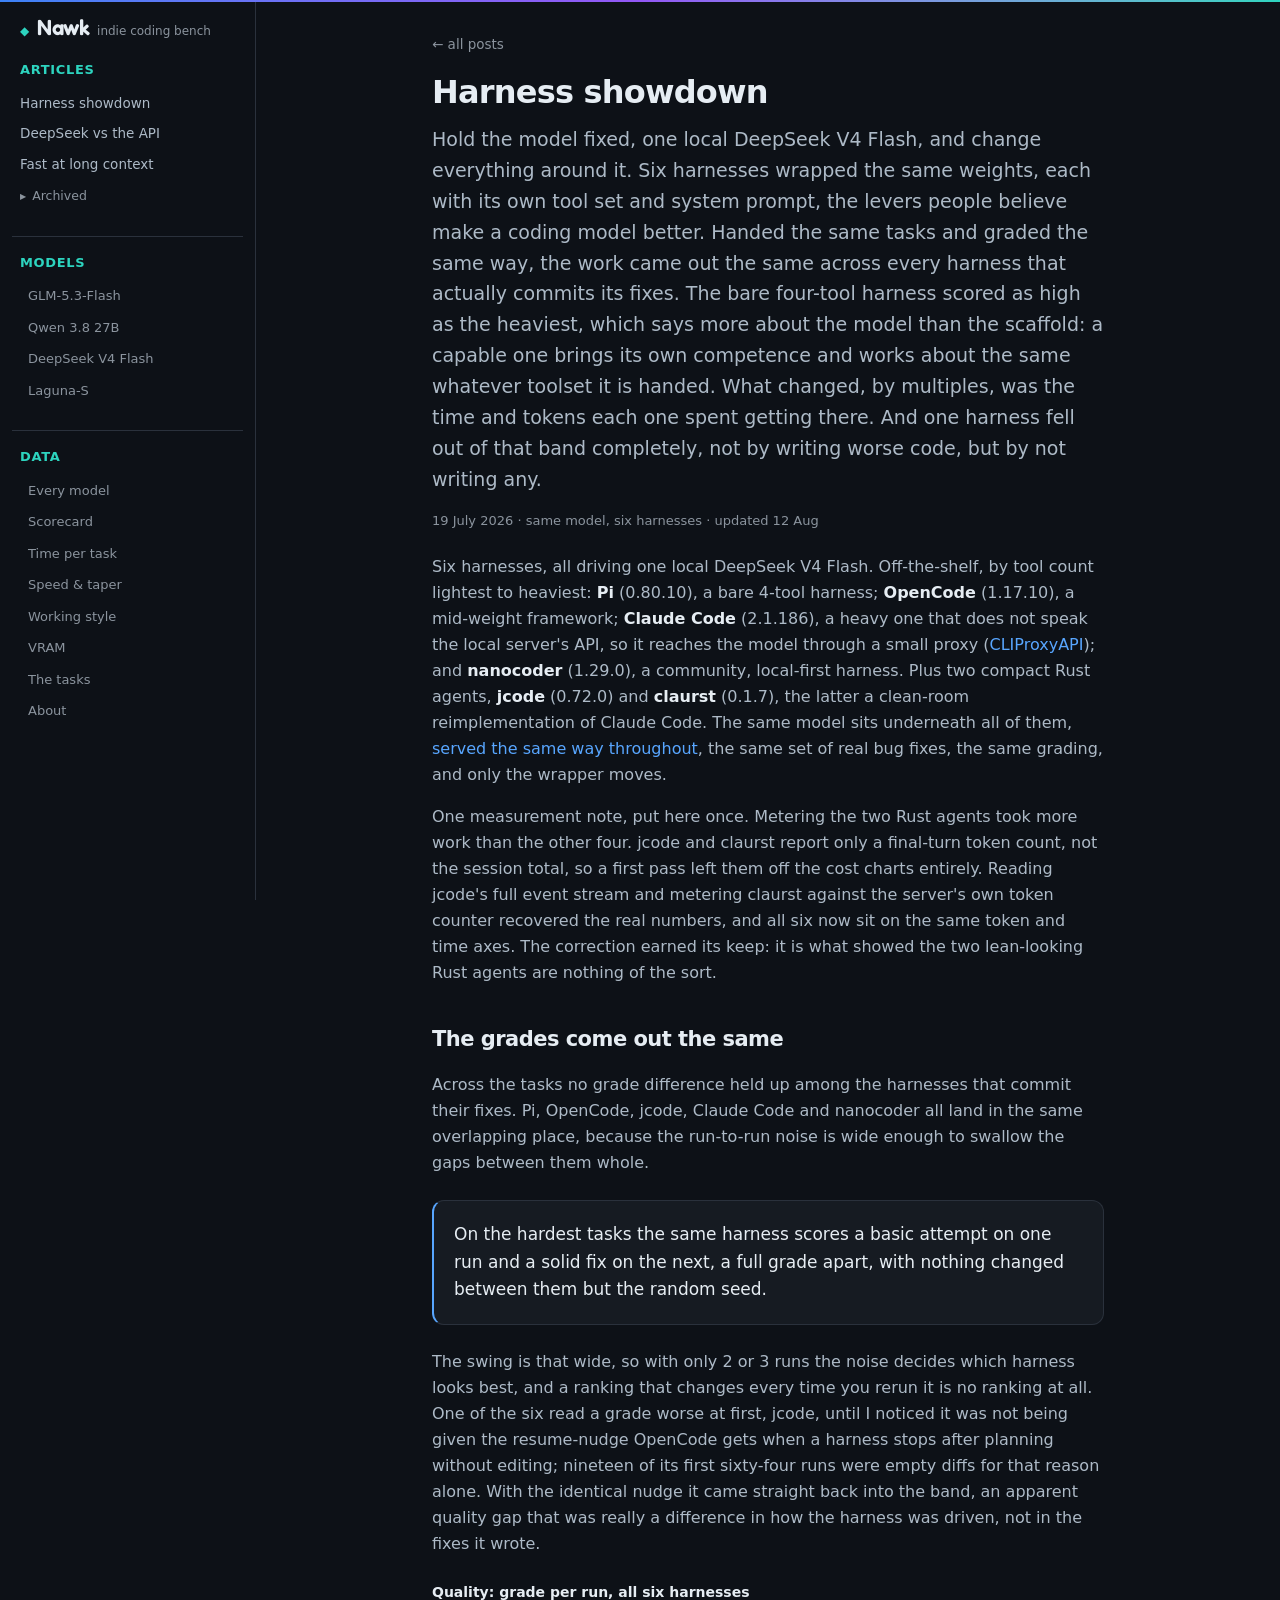
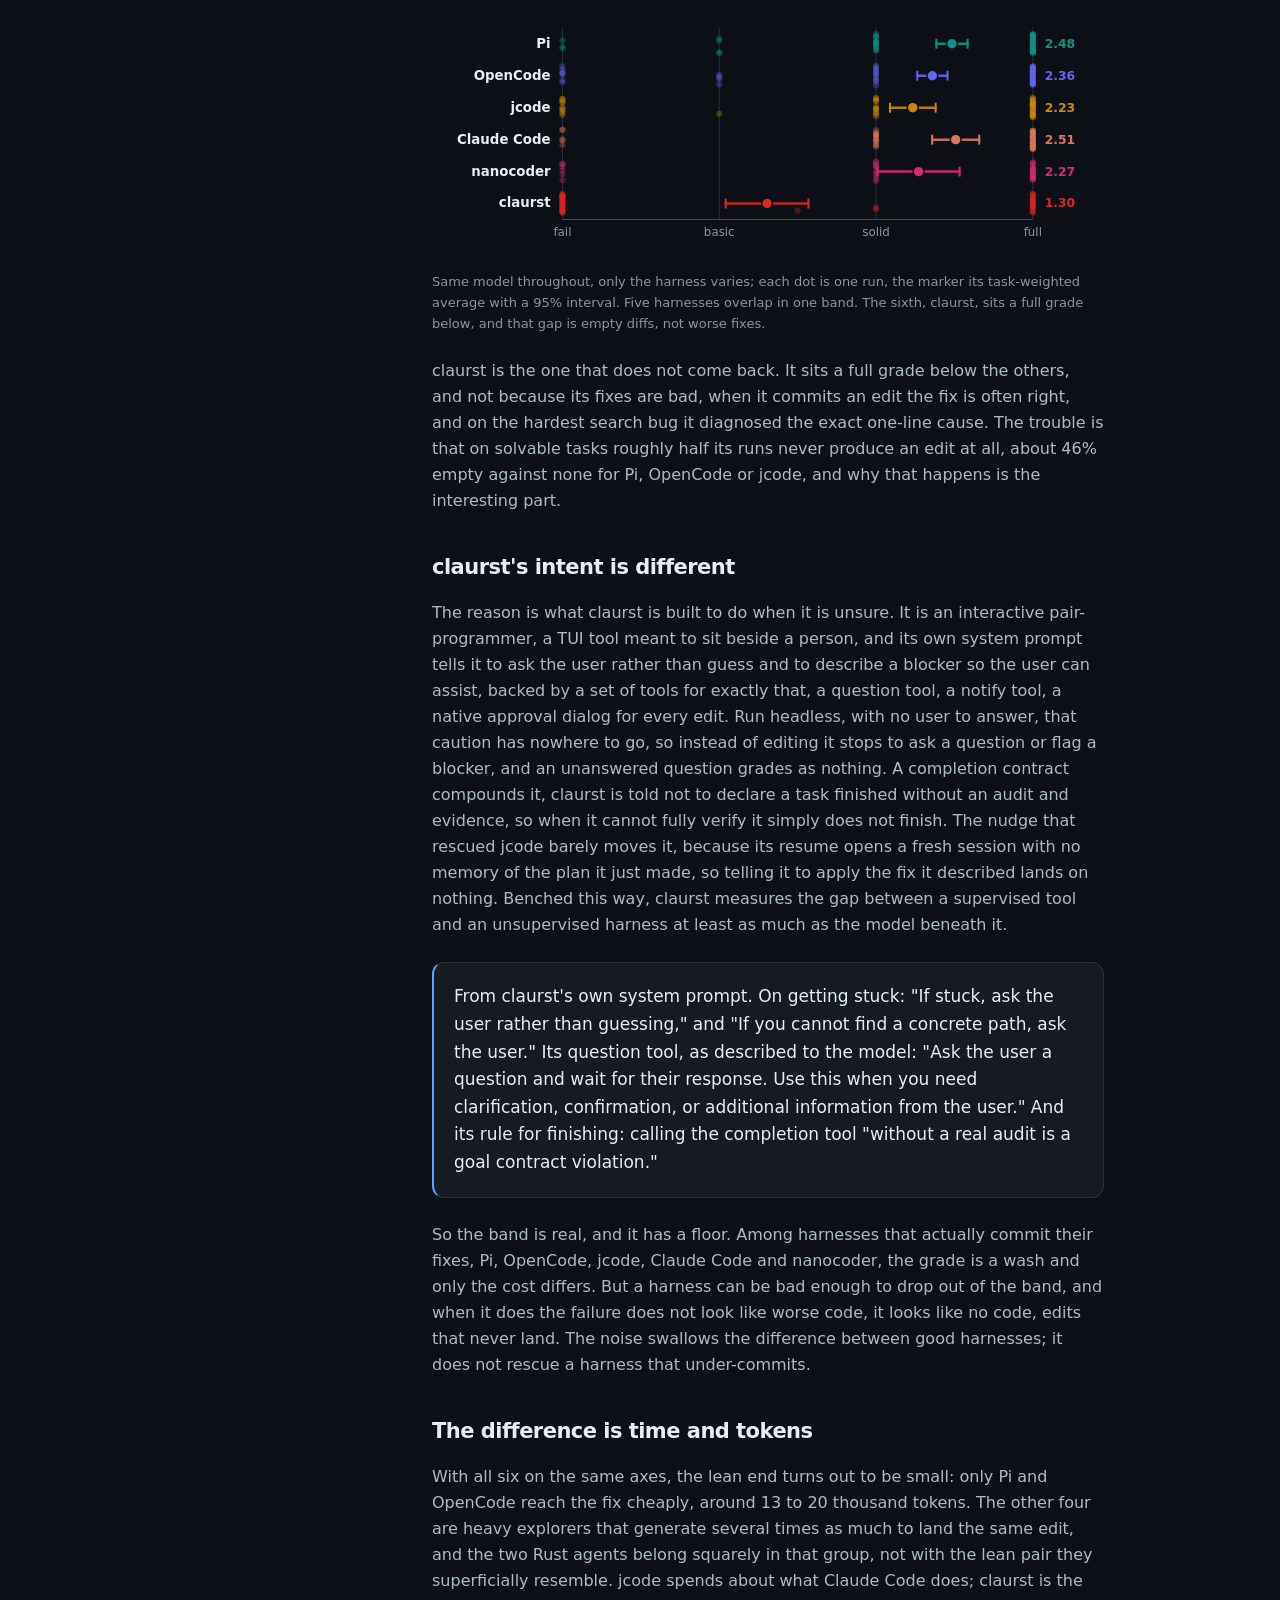
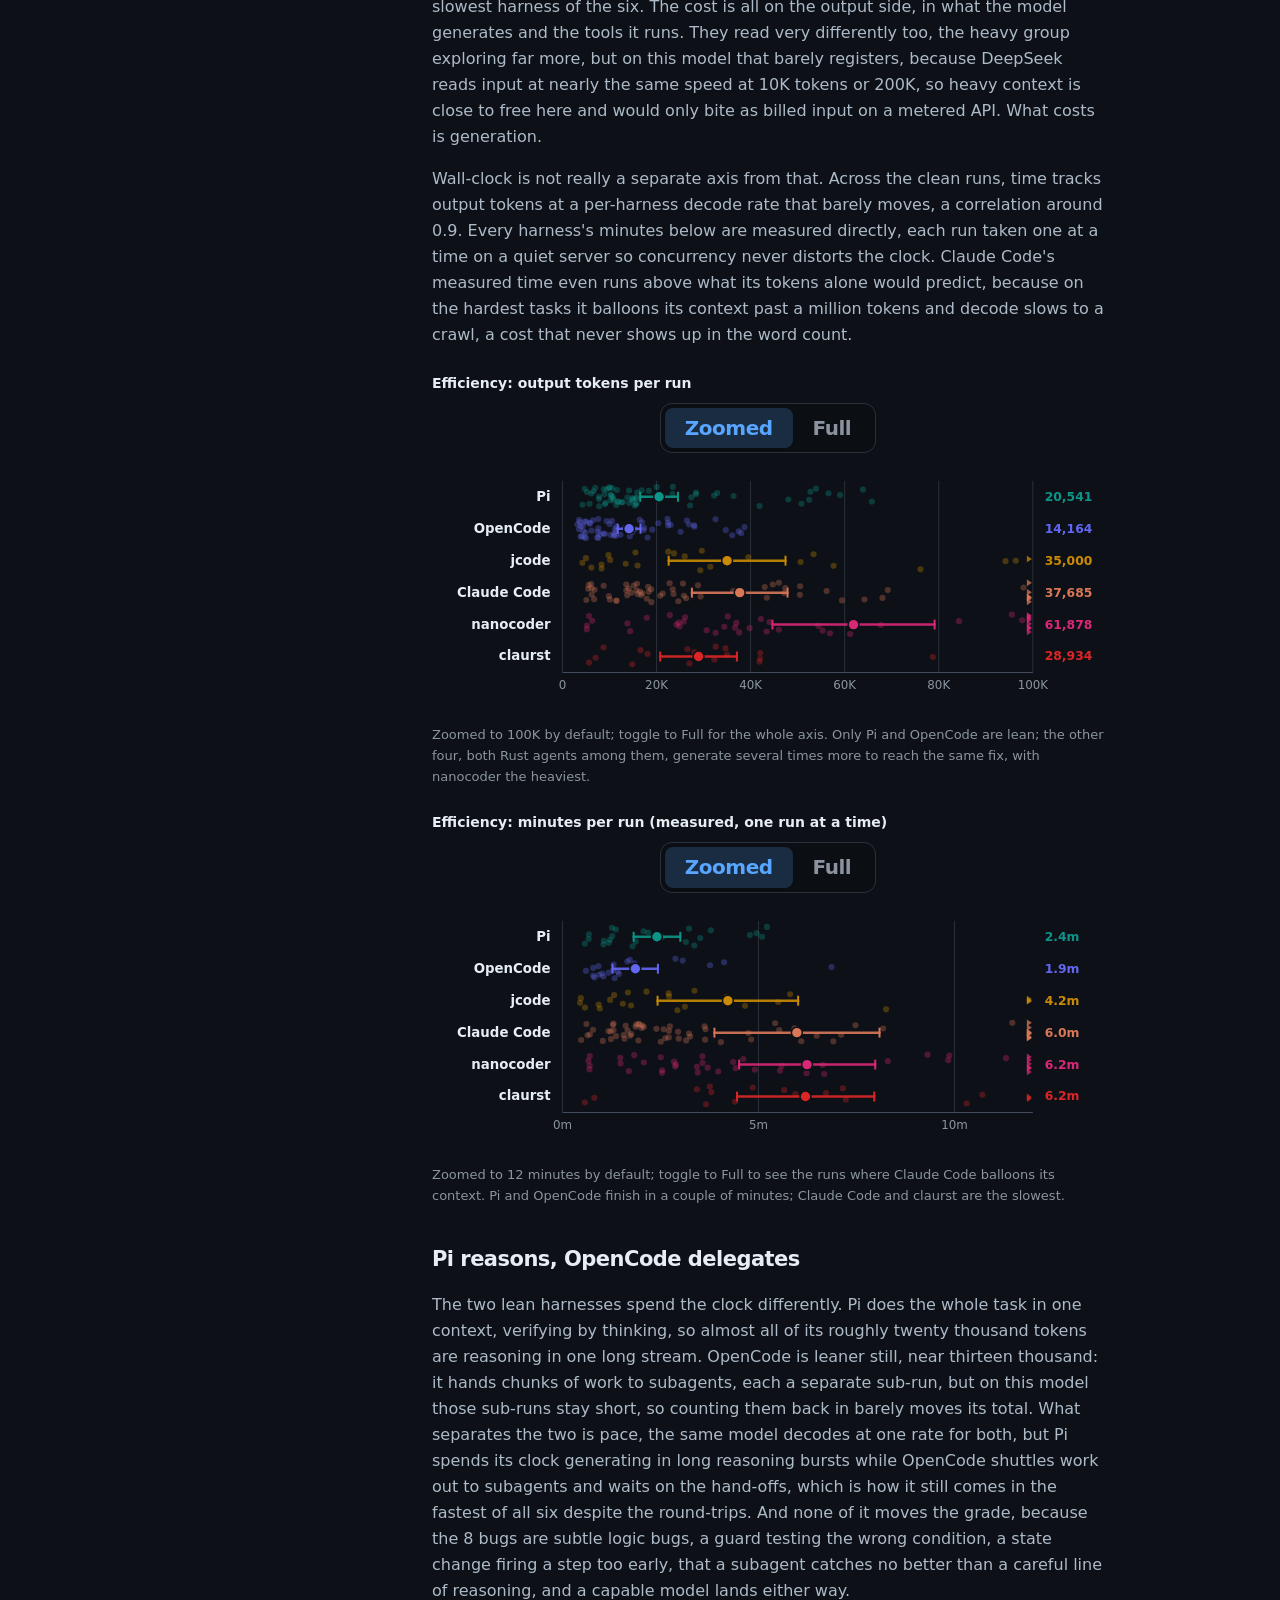
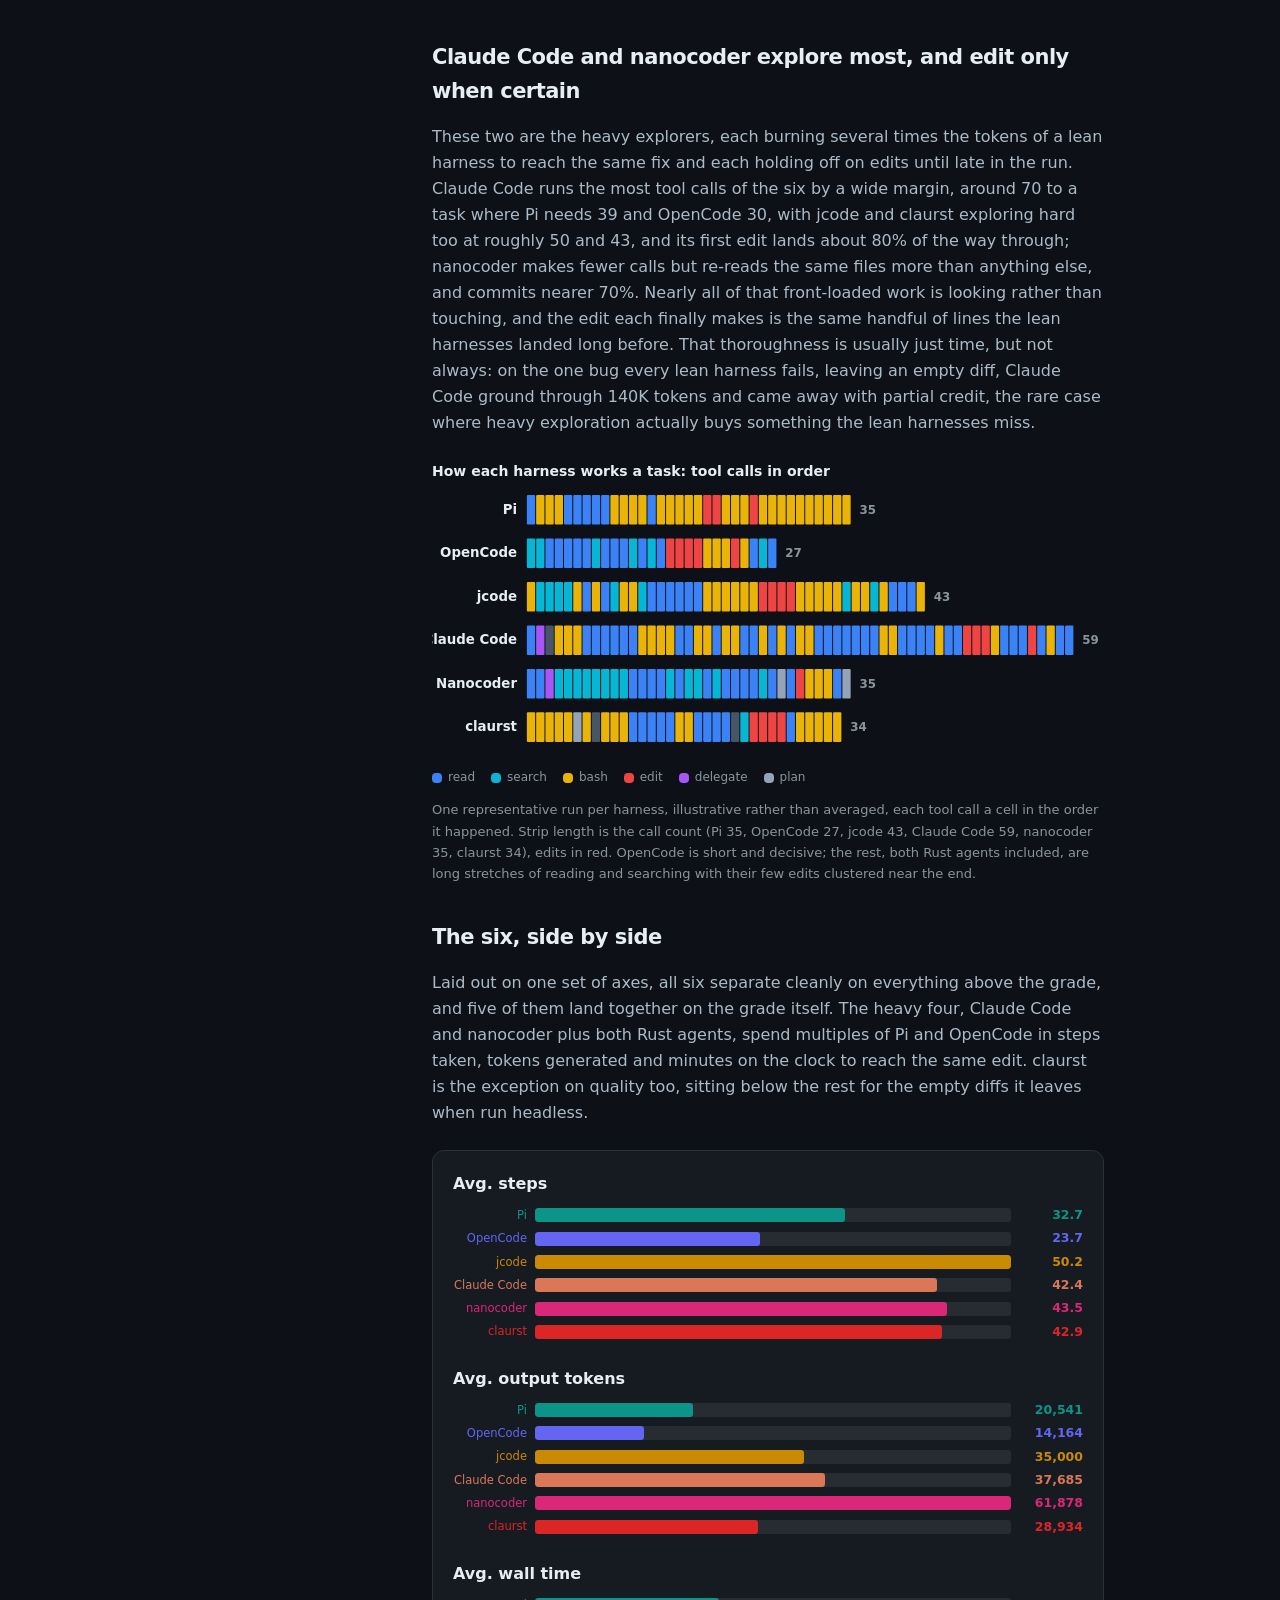
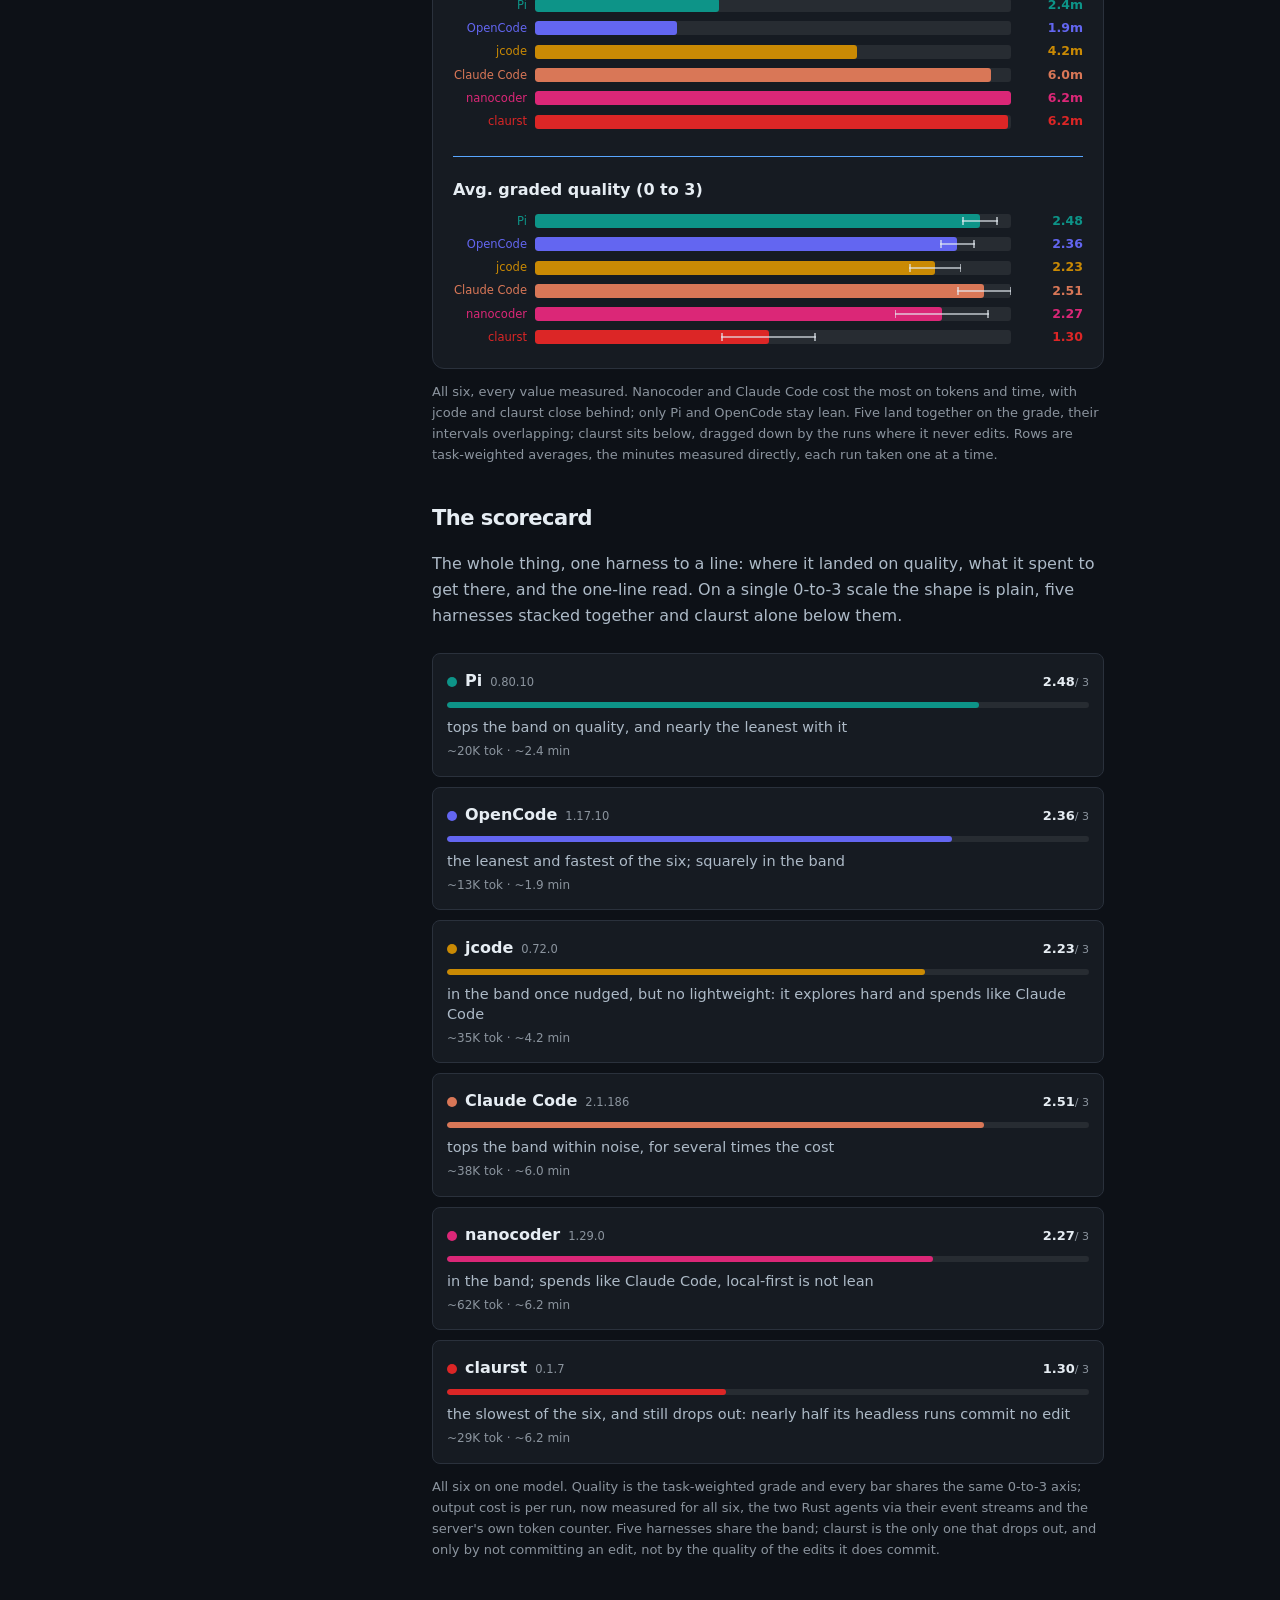
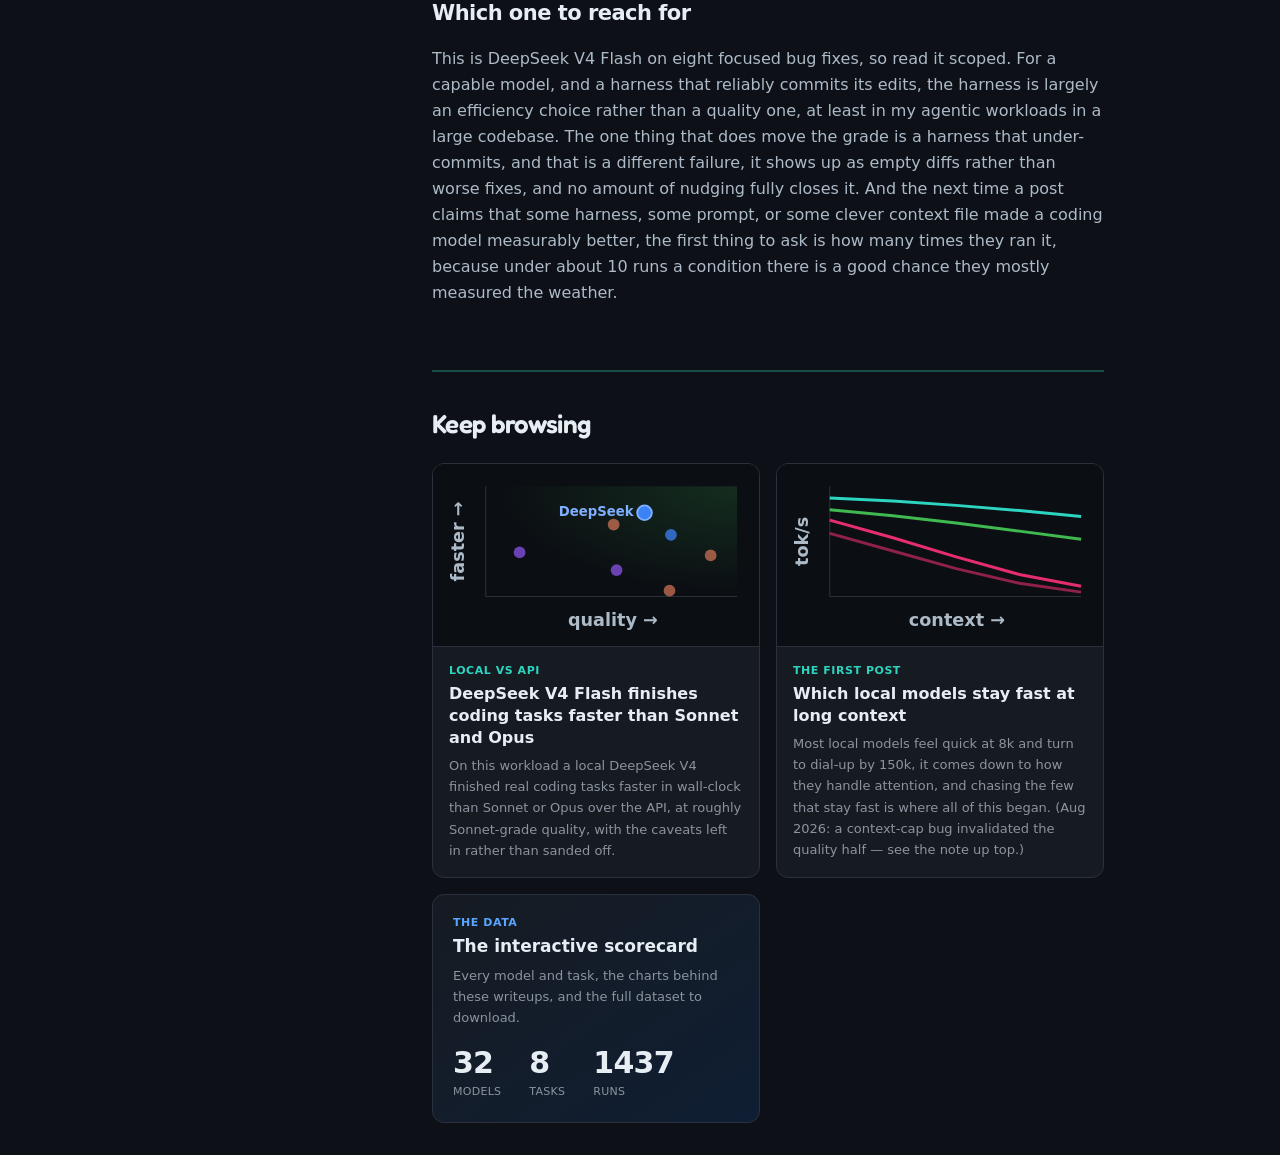
<file: articles/harness-showdown/index.html>
<!doctype html>
<html lang="en">
	<head>
		<meta charset="utf-8" />
		<meta name="viewport" content="width=device-width, initial-scale=1" />
		<link rel="icon" href="../../favicon.svg" type="image/svg+xml" />
		<meta name="text-scale" content="scale" />
		<link rel="preconnect" href="https://fonts.googleapis.com" />
		<link rel="preconnect" href="https://fonts.gstatic.com" crossorigin />
		<link
			href="https://fonts.googleapis.com/css2?family=Fredoka:wght@500;600;700&display=swap"
			rel="stylesheet"
		/>
		<link href="../../_app/immutable/entry/start.z27eGyTx.js" rel="modulepreload">
		<link href="../../_app/immutable/chunks/nmS6lXIh.js" rel="modulepreload">
		<link href="../../_app/immutable/chunks/CGDh-eqo.js" rel="modulepreload">
		<link href="../../_app/immutable/chunks/BuFlayix.js" rel="modulepreload">
		<link href="../../_app/immutable/chunks/BRYCOdeH.js" rel="modulepreload">
		<link href="../../_app/immutable/entry/app.mkICUVZP.js" rel="modulepreload">
		<link href="../../_app/immutable/chunks/DYl5dUZ5.js" rel="modulepreload">
		<link href="../../_app/immutable/chunks/xihTtKlq.js" rel="modulepreload">
		<link href="../../_app/immutable/nodes/0.C5yoV6OF.js" rel="modulepreload">
		<link href="../../_app/immutable/chunks/BAFhSMo1.js" rel="modulepreload">
		<link href="../../_app/immutable/chunks/Cnff18jI.js" rel="modulepreload">
		<link href="../../_app/immutable/chunks/w_KcW8IU.js" rel="modulepreload">
		<link href="../../_app/immutable/nodes/5.CpSsvf5v.js" rel="modulepreload">
		<link href="../../_app/immutable/chunks/7vcmureJ.js" rel="modulepreload">
		<link href="../../_app/immutable/chunks/C6ibUodc.js" rel="modulepreload">
		<link href="../../_app/immutable/chunks/ClzrDbfN.js" rel="modulepreload">
		<link href="../../_app/immutable/chunks/B2xE0bxY.js" rel="modulepreload">
		<link href="../../_app/immutable/chunks/CUAKZAYq.js" rel="modulepreload">
		<!--fplahd--><!----><title>Nawk - Harness showdown</title>
		<link href="../../_app/immutable/assets/0.D4KlvYzY.css" rel="stylesheet">
	</head>
	<body data-sveltekit-preload-data="hover">
		<div style="display: contents"><!--[--><!--[0--><!--[--><div class="relative flex"><div class="pointer-events-none fixed inset-x-0 top-0 z-50 h-0.5 bg-gradient-to-r from-[#3B82F6] via-[#9257F5] to-brand"></div> <!--[-1--><!--]--> <aside class="sidebar border-r border-border bg-bg px-3 py-4 svelte-129hoe0"><a href="/" class="mb-5 flex items-baseline gap-2 px-2 text-fg no-underline"><span class="text-xs text-brand">◆</span> <span class="font-display text-[22px] font-semibold leading-none tracking-tight">Nawk</span> <span class="text-[12px] font-normal text-mut">indie coding bench</span></a> <p class="mb-2 mt-1 px-2 text-[13px] font-bold uppercase tracking-wider text-brand">Articles</p> <!--[--><a href="/articles/harness-showdown" class="block rounded-md px-2 py-1.5 text-[13.5px] leading-snug text-fgdim hover:bg-panel hover:text-fg svelte-129hoe0 active">Harness showdown</a><a href="/articles/local-vs-api" class="block rounded-md px-2 py-1.5 text-[13.5px] leading-snug text-fgdim hover:bg-panel hover:text-fg svelte-129hoe0">DeepSeek vs the API</a><a href="/articles/faster-local-model" class="block rounded-md px-2 py-1.5 text-[13.5px] leading-snug text-fgdim hover:bg-panel hover:text-fg svelte-129hoe0">Fast at long context</a><!--]--> <!--[0--><details class="group mt-0.5"><summary class="flex cursor-pointer list-none items-center gap-1.5 rounded-md px-2 py-1.5 text-[12.5px] text-mut hover:bg-panel hover:text-fgdim"><span class="text-[8px] transition-transform group-open:rotate-90">▶</span> Archived</summary> <!--[--><a href="/articles/harness-efficiency-not-quality" class="block rounded-md py-1.5 pl-6 pr-2 text-[12.5px] leading-snug text-mut hover:bg-panel hover:text-fg svelte-129hoe0">Efficiency, not quality</a><!--]--></details><!--]--> <a href="/models" class="mb-2 mt-6 block border-t border-border px-2 pt-4 text-[13px] font-bold uppercase tracking-wider text-brand hover:text-fg svelte-129hoe0">Models</a> <!--[--><a href="/models/glm-5-3-flash" class="block rounded-md px-2 py-1.5 pl-4 text-[13px] text-mut hover:bg-panel hover:text-fg svelte-129hoe0">GLM-5.3-Flash</a><a href="/models/qwen-3-8-27b" class="block rounded-md px-2 py-1.5 pl-4 text-[13px] text-mut hover:bg-panel hover:text-fg svelte-129hoe0">Qwen 3.8 27B</a><a href="/models/deepseek-v4-flash-0731" class="block rounded-md px-2 py-1.5 pl-4 text-[13px] text-mut hover:bg-panel hover:text-fg svelte-129hoe0">DeepSeek V4 Flash</a><a href="/models/laguna-s" class="block rounded-md px-2 py-1.5 pl-4 text-[13px] text-mut hover:bg-panel hover:text-fg svelte-129hoe0">Laguna-S</a><!--]--> <a href="/data" class="mb-2 mt-6 block border-t border-border px-2 pt-4 text-[13px] font-bold uppercase tracking-wider text-brand hover:text-fg">Data</a> <!--[--><a href="/data#models" class="block rounded-md px-2 py-1.5 pl-4 text-[13px] text-mut hover:bg-panel hover:text-fg svelte-129hoe0">Every model</a><a href="/data#scorecard" class="block rounded-md px-2 py-1.5 pl-4 text-[13px] text-mut hover:bg-panel hover:text-fg svelte-129hoe0">Scorecard</a><a href="/data#time" class="block rounded-md px-2 py-1.5 pl-4 text-[13px] text-mut hover:bg-panel hover:text-fg svelte-129hoe0">Time per task</a><a href="/data#speed" class="block rounded-md px-2 py-1.5 pl-4 text-[13px] text-mut hover:bg-panel hover:text-fg svelte-129hoe0">Speed &amp; taper</a><a href="/data#effort" class="block rounded-md px-2 py-1.5 pl-4 text-[13px] text-mut hover:bg-panel hover:text-fg svelte-129hoe0">Working style</a><a href="/data#vram" class="block rounded-md px-2 py-1.5 pl-4 text-[13px] text-mut hover:bg-panel hover:text-fg svelte-129hoe0">VRAM</a><a href="/data#tasks" class="block rounded-md px-2 py-1.5 pl-4 text-[13px] text-mut hover:bg-panel hover:text-fg svelte-129hoe0">The tasks</a><a href="/data#about" class="block rounded-md px-2 py-1.5 pl-4 text-[13px] text-mut hover:bg-panel hover:text-fg svelte-129hoe0">About</a><!--]--></aside><!----> <div class="flex min-h-screen min-w-0 flex-1 flex-col"><div class="sticky top-0 z-20 flex items-center gap-3 border-b border-border bg-bg/90 px-4 py-3 backdrop-blur md:hidden"><button aria-label="Open menu" class="flex flex-col gap-1 rounded-lg p-1.5 hover:bg-panel"><span class="h-0.5 w-5 rounded bg-fgdim"></span> <span class="h-0.5 w-5 rounded bg-fgdim"></span> <span class="h-0.5 w-5 rounded bg-fgdim"></span></button> <a href="/" class="flex items-baseline gap-1.5 text-sm font-bold tracking-tight text-fg no-underline"><span class="text-[10px] text-brand">◆</span>Nawk</a></div> <main class="mx-auto w-full max-w-5xl flex-1 px-4 py-8 md:px-10"><!--[--><article class="mx-auto max-w-2xl"><a href="/" class="text-[13.5px] text-mut hover:text-fg">← all posts</a> <h1 class="mb-3 mt-4 text-[32px] font-bold leading-tight tracking-tight">Harness showdown</h1> <p class="mb-4 text-[19px] leading-relaxed text-fgdim">Hold the model fixed, one local DeepSeek V4 Flash, and change everything around it. Six harnesses wrapped
		the same weights, each with its own tool set and system prompt, the levers people believe make a coding
		model better. Handed the same tasks and graded the same way, the work came out the same across every
		harness that actually commits its fixes. The bare four-tool harness scored as high as the heaviest, which
		says more about the model than the scaffold: a capable one brings its own competence and works about the
		same whatever toolset it is handed. What changed, by multiples, was the time and tokens each one
		spent getting there. And one harness fell out of that band completely, not by writing worse code, but by
		not writing any.</p> <p class="mb-6 text-[13px] text-mut">19 July 2026 · same model, six harnesses · updated 12 Aug</p> <div class="space-y-4 text-[16px] leading-relaxed text-fgdim [&amp;_a]:text-acc [&amp;_h2]:mt-9 [&amp;_h2]:text-[21px] [&amp;_h2]:font-semibold [&amp;_h2]:tracking-tight [&amp;_h2]:text-fg [&amp;_b]:text-fg [&amp;_blockquote]:my-6 [&amp;_blockquote]:rounded-xl [&amp;_blockquote]:border [&amp;_blockquote]:border-border [&amp;_blockquote]:border-l-2 [&amp;_blockquote]:border-l-acc [&amp;_blockquote]:bg-panel [&amp;_blockquote]:p-5 [&amp;_blockquote]:text-[17px] [&amp;_blockquote]:leading-relaxed [&amp;_blockquote]:text-fg"><p>Six harnesses, all driving one local DeepSeek V4 Flash. Off-the-shelf, by tool count lightest to heaviest: <b>Pi</b> (0.80.10), a bare 4-tool harness; <b>OpenCode</b> (1.17.10), a mid-weight framework; <b>Claude Code</b> (2.1.186), a heavy
			one that does not speak the local server's API, so it reaches the model through a small proxy
			(<a href="https://github.com/router-for-me/CLIProxyAPI">CLIProxyAPI</a>); and <b>nanocoder</b> (1.29.0), a
			community, local-first harness. Plus two compact Rust agents, <b>jcode</b> (0.72.0) and <b>claurst</b> (0.1.7), the latter a clean-room reimplementation of Claude Code. The same model sits underneath all of them, <a href="/data#models">served the same way throughout</a>, the same set of real bug fixes, the same
			grading, and only the wrapper moves.</p> <p>One measurement note, put here once. Metering the two Rust agents took more work than the other four.
			jcode and claurst report only a final-turn token count, not the session total, so a first pass left them
			off the cost charts entirely. Reading jcode's full event stream and metering claurst against the server's
			own token counter recovered the real numbers, and all six now sit on the same token and time axes. The
			correction earned its keep: it is what showed the two lean-looking Rust agents are nothing of the sort.</p> <h2>The grades come out the same</h2> <p>Across the tasks no grade difference held up among the harnesses that commit their fixes. Pi, OpenCode,
			jcode, Claude Code and nanocoder all land in the same overlapping place, because the run-to-run noise is
			wide enough to swallow the gaps between them whole.</p> <blockquote>On the hardest tasks the same harness scores a basic attempt on one run and a solid fix on the next,
			a full grade apart, with nothing changed between them but the random seed.</blockquote> <p>The swing is that wide, so with only 2 or 3 runs the noise decides which harness looks best, and a
			ranking that changes every time you rerun it is no ranking at all. One of the six read a grade worse at
			first, jcode, until I noticed it was not being given the resume-nudge OpenCode gets when a harness stops
			after planning without editing; nineteen of its first sixty-four runs were empty diffs for that reason
			alone. With the identical nudge it came straight back into the band, an apparent quality gap that was
			really a difference in how the harness was driven, not in the fixes it wrote.</p> <figure class="my-6"><div class="mb-2 text-[14px] font-semibold text-fg">Quality: grade per run, all six harnesses</div> <!--[-1--><!--]--> <div class="relative"><svg viewBox="0 0 680 250" class="w-full" role="img" aria-label="quality distribution by harness"><!--[--><line x1="132" y1="16" x2="132" y2="210" stroke="#2a313c"></line><text x="132" y="227" fill="#8b949e" font-size="12" text-anchor="middle">fail</text><line x1="290.66666666666663" y1="16" x2="290.66666666666663" y2="210" stroke="#2a313c"></line><text x="290.66666666666663" y="227" fill="#8b949e" font-size="12" text-anchor="middle">basic</text><line x1="449.3333333333333" y1="16" x2="449.3333333333333" y2="210" stroke="#2a313c"></line><text x="449.3333333333333" y="227" fill="#8b949e" font-size="12" text-anchor="middle">solid</text><line x1="608" y1="16" x2="608" y2="210" stroke="#2a313c"></line><text x="608" y="227" fill="#8b949e" font-size="12" text-anchor="middle">full</text><!--]--><!--[--><text x="120" y="36.16666666666667" fill="#e6edf3" font-size="13.5" font-weight="600" text-anchor="end">Pi</text><!--[--><!--[0--><circle cx="449.3333333333333" cy="22.143333333333338" r="3.1" fill="#0D9488" fill-opacity="0.32"></circle><!--]--><!--[0--><circle cx="449.3333333333333" cy="37.39884666666667" r="3.1" fill="#0D9488" fill-opacity="0.32"></circle><!--]--><!--[0--><circle cx="608" cy="32.60769333333334" r="3.1" fill="#0D9488" fill-opacity="0.32"></circle><!--]--><!--[0--><circle cx="608" cy="27.816540000000003" r="3.1" fill="#0D9488" fill-opacity="0.32"></circle><!--]--><!--[0--><circle cx="608" cy="23.02538666666667" r="3.1" fill="#0D9488" fill-opacity="0.32"></circle><!--]--><!--[0--><circle cx="608" cy="38.2809" r="3.1" fill="#0D9488" fill-opacity="0.32"></circle><!--]--><!--[0--><circle cx="608" cy="33.48974666666667" r="3.1" fill="#0D9488" fill-opacity="0.32"></circle><!--]--><!--[0--><circle cx="132" cy="28.69859333333334" r="3.1" fill="#0D9488" fill-opacity="0.32"></circle><!--]--><!--[0--><circle cx="449.3333333333333" cy="23.907440000000005" r="3.1" fill="#0D9488" fill-opacity="0.32"></circle><!--]--><!--[0--><circle cx="449.3333333333333" cy="39.162953333333334" r="3.1" fill="#0D9488" fill-opacity="0.32"></circle><!--]--><!--[0--><circle cx="608" cy="34.37180000000001" r="3.1" fill="#0D9488" fill-opacity="0.32"></circle><!--]--><!--[0--><circle cx="449.3333333333333" cy="29.58064666666667" r="3.1" fill="#0D9488" fill-opacity="0.32"></circle><!--]--><!--[0--><circle cx="608" cy="24.78949333333334" r="3.1" fill="#0D9488" fill-opacity="0.32"></circle><!--]--><!--[0--><circle cx="608" cy="40.04500666666667" r="3.1" fill="#0D9488" fill-opacity="0.32"></circle><!--]--><!--[0--><circle cx="449.3333333333333" cy="35.25385333333334" r="3.1" fill="#0D9488" fill-opacity="0.32"></circle><!--]--><!--[0--><circle cx="449.3333333333333" cy="30.462700000000005" r="3.1" fill="#0D9488" fill-opacity="0.32"></circle><!--]--><!--[0--><circle cx="449.3333333333333" cy="25.67154666666667" r="3.1" fill="#0D9488" fill-opacity="0.32"></circle><!--]--><!--[0--><circle cx="290.66666666666663" cy="40.927060000000004" r="3.1" fill="#0D9488" fill-opacity="0.32"></circle><!--]--><!--[0--><circle cx="608" cy="36.13590666666667" r="3.1" fill="#0D9488" fill-opacity="0.32"></circle><!--]--><!--[0--><circle cx="449.3333333333333" cy="31.344753333333337" r="3.1" fill="#0D9488" fill-opacity="0.32"></circle><!--]--><!--[0--><circle cx="608" cy="26.553600000000003" r="3.1" fill="#0D9488" fill-opacity="0.32"></circle><!--]--><!--[0--><circle cx="608" cy="41.809113333333336" r="3.1" fill="#0D9488" fill-opacity="0.32"></circle><!--]--><!--[0--><circle cx="132" cy="37.01796" r="3.1" fill="#0D9488" fill-opacity="0.32"></circle><!--]--><!--[0--><circle cx="608" cy="32.22680666666667" r="3.1" fill="#0D9488" fill-opacity="0.32"></circle><!--]--><!--[0--><circle cx="608" cy="27.435653333333338" r="3.1" fill="#0D9488" fill-opacity="0.32"></circle><!--]--><!--[0--><circle cx="608" cy="22.644500000000004" r="3.1" fill="#0D9488" fill-opacity="0.32"></circle><!--]--><!--[0--><circle cx="608" cy="37.90001333333334" r="3.1" fill="#0D9488" fill-opacity="0.32"></circle><!--]--><!--[0--><circle cx="608" cy="33.10886000000001" r="3.1" fill="#0D9488" fill-opacity="0.32"></circle><!--]--><!--[0--><circle cx="449.3333333333333" cy="28.317706666666673" r="3.1" fill="#0D9488" fill-opacity="0.32"></circle><!--]--><!--[0--><circle cx="608" cy="23.52655333333334" r="3.1" fill="#0D9488" fill-opacity="0.32"></circle><!--]--><!--[0--><circle cx="608" cy="38.78206666666667" r="3.1" fill="#0D9488" fill-opacity="0.32"></circle><!--]--><!--[0--><circle cx="449.3333333333333" cy="33.99091333333334" r="3.1" fill="#0D9488" fill-opacity="0.32"></circle><!--]--><!--[0--><circle cx="290.66666666666663" cy="29.199760000000005" r="3.1" fill="#0D9488" fill-opacity="0.32"></circle><!--]--><!--[0--><circle cx="608" cy="24.40860666666667" r="3.1" fill="#0D9488" fill-opacity="0.32"></circle><!--]--><!--[0--><circle cx="608" cy="39.664120000000004" r="3.1" fill="#0D9488" fill-opacity="0.32"></circle><!--]--><!--[0--><circle cx="132" cy="34.87296666666667" r="3.1" fill="#0D9488" fill-opacity="0.32"></circle><!--]--><!--[0--><circle cx="608" cy="30.08181333333334" r="3.1" fill="#0D9488" fill-opacity="0.32"></circle><!--]--><!--[0--><circle cx="608" cy="25.290660000000006" r="3.1" fill="#0D9488" fill-opacity="0.32"></circle><!--]--><!--[0--><circle cx="608" cy="40.54617333333334" r="3.1" fill="#0D9488" fill-opacity="0.32"></circle><!--]--><!--[0--><circle cx="608" cy="35.75502000000001" r="3.1" fill="#0D9488" fill-opacity="0.32"></circle><!--]--><!--[0--><circle cx="449.3333333333333" cy="30.96386666666667" r="3.1" fill="#0D9488" fill-opacity="0.32"></circle><!--]--><!--[0--><circle cx="608" cy="26.172713333333338" r="3.1" fill="#0D9488" fill-opacity="0.32"></circle><!--]--><!--[0--><circle cx="290.66666666666663" cy="41.428226666666674" r="3.1" fill="#0D9488" fill-opacity="0.32"></circle><!--]--><!--[0--><circle cx="608" cy="36.63707333333334" r="3.1" fill="#0D9488" fill-opacity="0.32"></circle><!--]--><!--[0--><circle cx="608" cy="31.845920000000003" r="3.1" fill="#0D9488" fill-opacity="0.32"></circle><!--]--><!--[0--><circle cx="290.66666666666663" cy="27.054766666666673" r="3.1" fill="#0D9488" fill-opacity="0.32"></circle><!--]--><!--[0--><circle cx="608" cy="22.26361333333334" r="3.1" fill="#0D9488" fill-opacity="0.32"></circle><!--]--><!--[0--><circle cx="608" cy="37.51912666666667" r="3.1" fill="#0D9488" fill-opacity="0.32"></circle><!--]--><!--[0--><circle cx="449.3333333333333" cy="32.72797333333334" r="3.1" fill="#0D9488" fill-opacity="0.32"></circle><!--]--><!--[0--><circle cx="608" cy="27.936820000000004" r="3.1" fill="#0D9488" fill-opacity="0.32"></circle><!--]--><!--[0--><circle cx="608" cy="23.14566666666667" r="3.1" fill="#0D9488" fill-opacity="0.32"></circle><!--]--><!--[0--><circle cx="449.3333333333333" cy="38.401180000000004" r="3.1" fill="#0D9488" fill-opacity="0.32"></circle><!--]--><!--[0--><circle cx="449.3333333333333" cy="33.61002666666667" r="3.1" fill="#0D9488" fill-opacity="0.32"></circle><!--]--><!--[0--><circle cx="608" cy="28.81887333333334" r="3.1" fill="#0D9488" fill-opacity="0.32"></circle><!--]--><!--[0--><circle cx="608" cy="24.027720000000002" r="3.1" fill="#0D9488" fill-opacity="0.32"></circle><!--]--><!--[0--><circle cx="608" cy="39.283233333333335" r="3.1" fill="#0D9488" fill-opacity="0.32"></circle><!--]--><!--[0--><circle cx="608" cy="34.49208" r="3.1" fill="#0D9488" fill-opacity="0.32"></circle><!--]--><!--[0--><circle cx="608" cy="29.70092666666667" r="3.1" fill="#0D9488" fill-opacity="0.32"></circle><!--]--><!--[0--><circle cx="449.3333333333333" cy="24.909773333333337" r="3.1" fill="#0D9488" fill-opacity="0.32"></circle><!--]--><!--[0--><circle cx="608" cy="40.165286666666674" r="3.1" fill="#0D9488" fill-opacity="0.32"></circle><!--]--><!--[0--><circle cx="608" cy="35.37413333333334" r="3.1" fill="#0D9488" fill-opacity="0.32"></circle><!--]--><!--[0--><circle cx="608" cy="30.582980000000006" r="3.1" fill="#0D9488" fill-opacity="0.32"></circle><!--]--><!--[0--><circle cx="608" cy="25.791826666666672" r="3.1" fill="#0D9488" fill-opacity="0.32"></circle><!--]--><!--[0--><circle cx="608" cy="41.047340000000005" r="3.1" fill="#0D9488" fill-opacity="0.32"></circle><!--]--><!--]--><!--[0--><line x1="510.41999999999996" y1="32.16666666666667" x2="541.9946666666667" y2="32.16666666666667" stroke="#0D9488" stroke-width="2.5" stroke-linecap="round" stroke-opacity="0.9"></line><line x1="510.41999999999996" y1="27.16666666666667" x2="510.41999999999996" y2="37.16666666666667" stroke="#0D9488" stroke-width="2"></line><line x1="541.9946666666667" y1="27.16666666666667" x2="541.9946666666667" y2="37.16666666666667" stroke="#0D9488" stroke-width="2"></line><!--]--><circle cx="526.1279999999999" cy="32.16666666666667" r="5.5" fill="#0D9488" stroke="#0d1117" stroke-width="1.5" role="img" aria-label="Pi"></circle><text x="620" y="36.16666666666667" fill="#0D9488" font-size="12.5" font-weight="600">2.48</text><text x="120" y="68.5" fill="#e6edf3" font-size="13.5" font-weight="600" text-anchor="end">OpenCode</text><!--[--><!--[0--><circle cx="449.3333333333333" cy="54.47666666666667" r="3.1" fill="#6366F1" fill-opacity="0.32"></circle><!--]--><!--[0--><circle cx="608" cy="69.73218" r="3.1" fill="#6366F1" fill-opacity="0.32"></circle><!--]--><!--[0--><circle cx="608" cy="64.94102666666667" r="3.1" fill="#6366F1" fill-opacity="0.32"></circle><!--]--><!--[0--><circle cx="608" cy="60.14987333333333" r="3.1" fill="#6366F1" fill-opacity="0.32"></circle><!--]--><!--[0--><circle cx="608" cy="55.35872" r="3.1" fill="#6366F1" fill-opacity="0.32"></circle><!--]--><!--[0--><circle cx="449.3333333333333" cy="70.61423333333333" r="3.1" fill="#6366F1" fill-opacity="0.32"></circle><!--]--><!--[0--><circle cx="290.66666666666663" cy="65.82308" r="3.1" fill="#6366F1" fill-opacity="0.32"></circle><!--]--><!--[0--><circle cx="449.3333333333333" cy="61.03192666666666" r="3.1" fill="#6366F1" fill-opacity="0.32"></circle><!--]--><!--[0--><circle cx="449.3333333333333" cy="56.24077333333334" r="3.1" fill="#6366F1" fill-opacity="0.32"></circle><!--]--><!--[0--><circle cx="608" cy="71.49628666666666" r="3.1" fill="#6366F1" fill-opacity="0.32"></circle><!--]--><!--[0--><circle cx="608" cy="66.70513333333334" r="3.1" fill="#6366F1" fill-opacity="0.32"></circle><!--]--><!--[0--><circle cx="449.3333333333333" cy="61.91398" r="3.1" fill="#6366F1" fill-opacity="0.32"></circle><!--]--><!--[0--><circle cx="449.3333333333333" cy="57.12282666666667" r="3.1" fill="#6366F1" fill-opacity="0.32"></circle><!--]--><!--[0--><circle cx="608" cy="72.37834" r="3.1" fill="#6366F1" fill-opacity="0.32"></circle><!--]--><!--[0--><circle cx="290.66666666666663" cy="67.58718666666667" r="3.1" fill="#6366F1" fill-opacity="0.32"></circle><!--]--><!--[0--><circle cx="608" cy="62.796033333333334" r="3.1" fill="#6366F1" fill-opacity="0.32"></circle><!--]--><!--[0--><circle cx="608" cy="58.00488" r="3.1" fill="#6366F1" fill-opacity="0.32"></circle><!--]--><!--[0--><circle cx="290.66666666666663" cy="73.26039333333334" r="3.1" fill="#6366F1" fill-opacity="0.32"></circle><!--]--><!--[0--><circle cx="608" cy="68.46924" r="3.1" fill="#6366F1" fill-opacity="0.32"></circle><!--]--><!--[0--><circle cx="290.66666666666663" cy="63.678086666666665" r="3.1" fill="#6366F1" fill-opacity="0.32"></circle><!--]--><!--[0--><circle cx="449.3333333333333" cy="58.88693333333333" r="3.1" fill="#6366F1" fill-opacity="0.32"></circle><!--]--><!--[0--><circle cx="449.3333333333333" cy="74.14244666666667" r="3.1" fill="#6366F1" fill-opacity="0.32"></circle><!--]--><!--[0--><circle cx="449.3333333333333" cy="69.35129333333333" r="3.1" fill="#6366F1" fill-opacity="0.32"></circle><!--]--><!--[0--><circle cx="608" cy="64.56014" r="3.1" fill="#6366F1" fill-opacity="0.32"></circle><!--]--><!--[0--><circle cx="608" cy="59.76898666666666" r="3.1" fill="#6366F1" fill-opacity="0.32"></circle><!--]--><!--[0--><circle cx="132" cy="54.977833333333336" r="3.1" fill="#6366F1" fill-opacity="0.32"></circle><!--]--><!--[0--><circle cx="608" cy="70.23334666666666" r="3.1" fill="#6366F1" fill-opacity="0.32"></circle><!--]--><!--[0--><circle cx="608" cy="65.44219333333334" r="3.1" fill="#6366F1" fill-opacity="0.32"></circle><!--]--><!--[0--><circle cx="608" cy="60.65104" r="3.1" fill="#6366F1" fill-opacity="0.32"></circle><!--]--><!--[0--><circle cx="608" cy="55.85988666666667" r="3.1" fill="#6366F1" fill-opacity="0.32"></circle><!--]--><!--[0--><circle cx="132" cy="71.1154" r="3.1" fill="#6366F1" fill-opacity="0.32"></circle><!--]--><!--[0--><circle cx="608" cy="66.32424666666667" r="3.1" fill="#6366F1" fill-opacity="0.32"></circle><!--]--><!--[0--><circle cx="608" cy="61.53309333333333" r="3.1" fill="#6366F1" fill-opacity="0.32"></circle><!--]--><!--[0--><circle cx="608" cy="56.74194" r="3.1" fill="#6366F1" fill-opacity="0.32"></circle><!--]--><!--[0--><circle cx="608" cy="71.99745333333334" r="3.1" fill="#6366F1" fill-opacity="0.32"></circle><!--]--><!--[0--><circle cx="449.3333333333333" cy="67.2063" r="3.1" fill="#6366F1" fill-opacity="0.32"></circle><!--]--><!--[0--><circle cx="132" cy="62.415146666666665" r="3.1" fill="#6366F1" fill-opacity="0.32"></circle><!--]--><!--[0--><circle cx="608" cy="57.62399333333333" r="3.1" fill="#6366F1" fill-opacity="0.32"></circle><!--]--><!--[0--><circle cx="608" cy="72.87950666666667" r="3.1" fill="#6366F1" fill-opacity="0.32"></circle><!--]--><!--[0--><circle cx="608" cy="68.08835333333333" r="3.1" fill="#6366F1" fill-opacity="0.32"></circle><!--]--><!--[0--><circle cx="449.3333333333333" cy="63.297200000000004" r="3.1" fill="#6366F1" fill-opacity="0.32"></circle><!--]--><!--[0--><circle cx="608" cy="58.50604666666667" r="3.1" fill="#6366F1" fill-opacity="0.32"></circle><!--]--><!--[0--><circle cx="608" cy="73.76156" r="3.1" fill="#6366F1" fill-opacity="0.32"></circle><!--]--><!--[0--><circle cx="132" cy="68.97040666666666" r="3.1" fill="#6366F1" fill-opacity="0.32"></circle><!--]--><!--[0--><circle cx="608" cy="64.17925333333334" r="3.1" fill="#6366F1" fill-opacity="0.32"></circle><!--]--><!--[0--><circle cx="608" cy="59.3881" r="3.1" fill="#6366F1" fill-opacity="0.32"></circle><!--]--><!--[0--><circle cx="608" cy="54.59694666666667" r="3.1" fill="#6366F1" fill-opacity="0.32"></circle><!--]--><!--[0--><circle cx="608" cy="69.85246000000001" r="3.1" fill="#6366F1" fill-opacity="0.32"></circle><!--]--><!--[0--><circle cx="608" cy="65.06130666666667" r="3.1" fill="#6366F1" fill-opacity="0.32"></circle><!--]--><!--[0--><circle cx="608" cy="60.27015333333333" r="3.1" fill="#6366F1" fill-opacity="0.32"></circle><!--]--><!--[0--><circle cx="608" cy="55.479" r="3.1" fill="#6366F1" fill-opacity="0.32"></circle><!--]--><!--[0--><circle cx="608" cy="70.73451333333334" r="3.1" fill="#6366F1" fill-opacity="0.32"></circle><!--]--><!--[0--><circle cx="449.3333333333333" cy="65.94336" r="3.1" fill="#6366F1" fill-opacity="0.32"></circle><!--]--><!--[0--><circle cx="132" cy="61.152206666666665" r="3.1" fill="#6366F1" fill-opacity="0.32"></circle><!--]--><!--[0--><circle cx="608" cy="56.36105333333333" r="3.1" fill="#6366F1" fill-opacity="0.32"></circle><!--]--><!--[0--><circle cx="608" cy="71.61656666666667" r="3.1" fill="#6366F1" fill-opacity="0.32"></circle><!--]--><!--[0--><circle cx="608" cy="66.82541333333333" r="3.1" fill="#6366F1" fill-opacity="0.32"></circle><!--]--><!--[0--><circle cx="608" cy="62.03426" r="3.1" fill="#6366F1" fill-opacity="0.32"></circle><!--]--><!--[0--><circle cx="608" cy="57.24310666666667" r="3.1" fill="#6366F1" fill-opacity="0.32"></circle><!--]--><!--[0--><circle cx="608" cy="72.49862" r="3.1" fill="#6366F1" fill-opacity="0.32"></circle><!--]--><!--[0--><circle cx="608" cy="67.70746666666666" r="3.1" fill="#6366F1" fill-opacity="0.32"></circle><!--]--><!--[0--><circle cx="132" cy="62.916313333333335" r="3.1" fill="#6366F1" fill-opacity="0.32"></circle><!--]--><!--[0--><circle cx="132" cy="58.12516" r="3.1" fill="#6366F1" fill-opacity="0.32"></circle><!--]--><!--[0--><circle cx="608" cy="73.38067333333333" r="3.1" fill="#6366F1" fill-opacity="0.32"></circle><!--]--><!--]--><!--[0--><line x1="491.06266666666664" y1="64.5" x2="521.6853333333333" y2="64.5" stroke="#6366F1" stroke-width="2.5" stroke-linecap="round" stroke-opacity="0.9"></line><line x1="491.06266666666664" y1="59.5" x2="491.06266666666664" y2="69.5" stroke="#6366F1" stroke-width="2"></line><line x1="521.6853333333333" y1="59.5" x2="521.6853333333333" y2="69.5" stroke="#6366F1" stroke-width="2"></line><!--]--><circle cx="506.29466666666667" cy="64.5" r="5.5" fill="#6366F1" stroke="#0d1117" stroke-width="1.5" role="img" aria-label="OpenCode"></circle><text x="620" y="68.5" fill="#6366F1" font-size="12.5" font-weight="600">2.36</text><text x="120" y="100.83333333333334" fill="#e6edf3" font-size="13.5" font-weight="600" text-anchor="end">jcode</text><!--[--><!--[0--><circle cx="449.3333333333333" cy="86.81" r="3.1" fill="#CA8A04" fill-opacity="0.32"></circle><!--]--><!--[0--><circle cx="449.3333333333333" cy="102.06551333333334" r="3.1" fill="#CA8A04" fill-opacity="0.32"></circle><!--]--><!--[0--><circle cx="449.3333333333333" cy="97.27436000000002" r="3.1" fill="#CA8A04" fill-opacity="0.32"></circle><!--]--><!--[0--><circle cx="608" cy="92.48320666666667" r="3.1" fill="#CA8A04" fill-opacity="0.32"></circle><!--]--><!--[0--><circle cx="449.3333333333333" cy="87.69205333333335" r="3.1" fill="#CA8A04" fill-opacity="0.32"></circle><!--]--><!--[0--><circle cx="290.66666666666663" cy="102.94756666666667" r="3.1" fill="#CA8A04" fill-opacity="0.32"></circle><!--]--><!--[0--><circle cx="449.3333333333333" cy="98.15641333333335" r="3.1" fill="#CA8A04" fill-opacity="0.32"></circle><!--]--><!--[0--><circle cx="608" cy="93.36526" r="3.1" fill="#CA8A04" fill-opacity="0.32"></circle><!--]--><!--[0--><circle cx="449.3333333333333" cy="88.57410666666668" r="3.1" fill="#CA8A04" fill-opacity="0.32"></circle><!--]--><!--[0--><circle cx="449.3333333333333" cy="103.82962" r="3.1" fill="#CA8A04" fill-opacity="0.32"></circle><!--]--><!--[0--><circle cx="449.3333333333333" cy="99.03846666666668" r="3.1" fill="#CA8A04" fill-opacity="0.32"></circle><!--]--><!--[0--><circle cx="608" cy="94.24731333333334" r="3.1" fill="#CA8A04" fill-opacity="0.32"></circle><!--]--><!--[0--><circle cx="608" cy="89.45616000000001" r="3.1" fill="#CA8A04" fill-opacity="0.32"></circle><!--]--><!--[0--><circle cx="608" cy="104.71167333333334" r="3.1" fill="#CA8A04" fill-opacity="0.32"></circle><!--]--><!--[0--><circle cx="608" cy="99.92052000000001" r="3.1" fill="#CA8A04" fill-opacity="0.32"></circle><!--]--><!--[0--><circle cx="449.3333333333333" cy="95.12936666666667" r="3.1" fill="#CA8A04" fill-opacity="0.32"></circle><!--]--><!--[0--><circle cx="449.3333333333333" cy="90.33821333333334" r="3.1" fill="#CA8A04" fill-opacity="0.32"></circle><!--]--><!--[0--><circle cx="449.3333333333333" cy="105.59372666666668" r="3.1" fill="#CA8A04" fill-opacity="0.32"></circle><!--]--><!--[0--><circle cx="608" cy="100.80257333333334" r="3.1" fill="#CA8A04" fill-opacity="0.32"></circle><!--]--><!--[0--><circle cx="608" cy="96.01142000000002" r="3.1" fill="#CA8A04" fill-opacity="0.32"></circle><!--]--><!--[0--><circle cx="132" cy="91.22026666666667" r="3.1" fill="#CA8A04" fill-opacity="0.32"></circle><!--]--><!--[0--><circle cx="608" cy="106.47578000000001" r="3.1" fill="#CA8A04" fill-opacity="0.32"></circle><!--]--><!--[0--><circle cx="449.3333333333333" cy="101.68462666666667" r="3.1" fill="#CA8A04" fill-opacity="0.32"></circle><!--]--><!--[0--><circle cx="608" cy="96.89347333333335" r="3.1" fill="#CA8A04" fill-opacity="0.32"></circle><!--]--><!--[0--><circle cx="132" cy="92.10232" r="3.1" fill="#CA8A04" fill-opacity="0.32"></circle><!--]--><!--[0--><circle cx="608" cy="87.31116666666668" r="3.1" fill="#CA8A04" fill-opacity="0.32"></circle><!--]--><!--[0--><circle cx="132" cy="102.56668" r="3.1" fill="#CA8A04" fill-opacity="0.32"></circle><!--]--><!--[0--><circle cx="449.3333333333333" cy="97.77552666666668" r="3.1" fill="#CA8A04" fill-opacity="0.32"></circle><!--]--><!--[0--><circle cx="608" cy="92.98437333333334" r="3.1" fill="#CA8A04" fill-opacity="0.32"></circle><!--]--><!--[0--><circle cx="132" cy="88.19322000000001" r="3.1" fill="#CA8A04" fill-opacity="0.32"></circle><!--]--><!--[0--><circle cx="608" cy="103.44873333333334" r="3.1" fill="#CA8A04" fill-opacity="0.32"></circle><!--]--><!--[0--><circle cx="132" cy="98.65758000000001" r="3.1" fill="#CA8A04" fill-opacity="0.32"></circle><!--]--><!--[0--><circle cx="608" cy="93.86642666666667" r="3.1" fill="#CA8A04" fill-opacity="0.32"></circle><!--]--><!--[0--><circle cx="608" cy="89.07527333333334" r="3.1" fill="#CA8A04" fill-opacity="0.32"></circle><!--]--><!--[0--><circle cx="132" cy="104.33078666666668" r="3.1" fill="#CA8A04" fill-opacity="0.32"></circle><!--]--><!--[0--><circle cx="608" cy="99.53963333333334" r="3.1" fill="#CA8A04" fill-opacity="0.32"></circle><!--]--><!--[0--><circle cx="608" cy="94.74848000000001" r="3.1" fill="#CA8A04" fill-opacity="0.32"></circle><!--]--><!--[0--><circle cx="449.3333333333333" cy="89.95732666666667" r="3.1" fill="#CA8A04" fill-opacity="0.32"></circle><!--]--><!--[0--><circle cx="608" cy="105.21284000000001" r="3.1" fill="#CA8A04" fill-opacity="0.32"></circle><!--]--><!--[0--><circle cx="132" cy="100.42168666666667" r="3.1" fill="#CA8A04" fill-opacity="0.32"></circle><!--]--><!--[0--><circle cx="608" cy="95.63053333333335" r="3.1" fill="#CA8A04" fill-opacity="0.32"></circle><!--]--><!--[0--><circle cx="608" cy="90.83938" r="3.1" fill="#CA8A04" fill-opacity="0.32"></circle><!--]--><!--[0--><circle cx="608" cy="106.09489333333335" r="3.1" fill="#CA8A04" fill-opacity="0.32"></circle><!--]--><!--[0--><circle cx="608" cy="101.30374" r="3.1" fill="#CA8A04" fill-opacity="0.32"></circle><!--]--><!--[0--><circle cx="132" cy="96.51258666666668" r="3.1" fill="#CA8A04" fill-opacity="0.32"></circle><!--]--><!--[0--><circle cx="608" cy="91.72143333333334" r="3.1" fill="#CA8A04" fill-opacity="0.32"></circle><!--]--><!--[0--><circle cx="608" cy="86.93028000000001" r="3.1" fill="#CA8A04" fill-opacity="0.32"></circle><!--]--><!--[0--><circle cx="608" cy="102.18579333333335" r="3.1" fill="#CA8A04" fill-opacity="0.32"></circle><!--]--><!--[0--><circle cx="608" cy="97.39464000000001" r="3.1" fill="#CA8A04" fill-opacity="0.32"></circle><!--]--><!--[0--><circle cx="608" cy="92.60348666666667" r="3.1" fill="#CA8A04" fill-opacity="0.32"></circle><!--]--><!--[0--><circle cx="132" cy="87.81233333333334" r="3.1" fill="#CA8A04" fill-opacity="0.32"></circle><!--]--><!--[0--><circle cx="608" cy="103.06784666666668" r="3.1" fill="#CA8A04" fill-opacity="0.32"></circle><!--]--><!--[0--><circle cx="132" cy="98.27669333333334" r="3.1" fill="#CA8A04" fill-opacity="0.32"></circle><!--]--><!--[0--><circle cx="608" cy="93.48554000000001" r="3.1" fill="#CA8A04" fill-opacity="0.32"></circle><!--]--><!--[0--><circle cx="608" cy="88.69438666666667" r="3.1" fill="#CA8A04" fill-opacity="0.32"></circle><!--]--><!--[0--><circle cx="608" cy="103.94990000000001" r="3.1" fill="#CA8A04" fill-opacity="0.32"></circle><!--]--><!--[0--><circle cx="608" cy="99.15874666666667" r="3.1" fill="#CA8A04" fill-opacity="0.32"></circle><!--]--><!--[0--><circle cx="608" cy="94.36759333333335" r="3.1" fill="#CA8A04" fill-opacity="0.32"></circle><!--]--><!--[0--><circle cx="132" cy="89.57644" r="3.1" fill="#CA8A04" fill-opacity="0.32"></circle><!--]--><!--[0--><circle cx="608" cy="104.83195333333335" r="3.1" fill="#CA8A04" fill-opacity="0.32"></circle><!--]--><!--[0--><circle cx="608" cy="100.0408" r="3.1" fill="#CA8A04" fill-opacity="0.32"></circle><!--]--><!--[0--><circle cx="608" cy="95.24964666666668" r="3.1" fill="#CA8A04" fill-opacity="0.32"></circle><!--]--><!--]--><!--[0--><line x1="463.4546666666667" y1="96.83333333333334" x2="509.62666666666667" y2="96.83333333333334" stroke="#CA8A04" stroke-width="2.5" stroke-linecap="round" stroke-opacity="0.9"></line><line x1="463.4546666666667" y1="91.83333333333334" x2="463.4546666666667" y2="101.83333333333334" stroke="#CA8A04" stroke-width="2"></line><line x1="509.62666666666667" y1="91.83333333333334" x2="509.62666666666667" y2="101.83333333333334" stroke="#CA8A04" stroke-width="2"></line><!--]--><circle cx="486.46133333333336" cy="96.83333333333334" r="5.5" fill="#CA8A04" stroke="#0d1117" stroke-width="1.5" role="img" aria-label="jcode"></circle><text x="620" y="100.83333333333334" fill="#CA8A04" font-size="12.5" font-weight="600">2.23</text><text x="120" y="133.16666666666669" fill="#e6edf3" font-size="13.5" font-weight="600" text-anchor="end">Claude Code</text><!--[--><!--[0--><circle cx="132" cy="119.14333333333335" r="3.1" fill="#D97757" fill-opacity="0.32"></circle><!--]--><!--[0--><circle cx="132" cy="134.39884666666669" r="3.1" fill="#D97757" fill-opacity="0.32"></circle><!--]--><!--[0--><circle cx="608" cy="129.60769333333334" r="3.1" fill="#D97757" fill-opacity="0.32"></circle><!--]--><!--[0--><circle cx="449.3333333333333" cy="124.81654000000002" r="3.1" fill="#D97757" fill-opacity="0.32"></circle><!--]--><!--[0--><circle cx="608" cy="120.02538666666669" r="3.1" fill="#D97757" fill-opacity="0.32"></circle><!--]--><!--[0--><circle cx="608" cy="135.28090000000003" r="3.1" fill="#D97757" fill-opacity="0.32"></circle><!--]--><!--[0--><circle cx="449.3333333333333" cy="130.4897466666667" r="3.1" fill="#D97757" fill-opacity="0.32"></circle><!--]--><!--[0--><circle cx="608" cy="125.69859333333335" r="3.1" fill="#D97757" fill-opacity="0.32"></circle><!--]--><!--[0--><circle cx="608" cy="120.90744000000002" r="3.1" fill="#D97757" fill-opacity="0.32"></circle><!--]--><!--[0--><circle cx="449.3333333333333" cy="136.16295333333335" r="3.1" fill="#D97757" fill-opacity="0.32"></circle><!--]--><!--[0--><circle cx="449.3333333333333" cy="131.3718" r="3.1" fill="#D97757" fill-opacity="0.32"></circle><!--]--><!--[0--><circle cx="449.3333333333333" cy="126.58064666666668" r="3.1" fill="#D97757" fill-opacity="0.32"></circle><!--]--><!--[0--><circle cx="449.3333333333333" cy="121.78949333333335" r="3.1" fill="#D97757" fill-opacity="0.32"></circle><!--]--><!--[0--><circle cx="608" cy="137.0450066666667" r="3.1" fill="#D97757" fill-opacity="0.32"></circle><!--]--><!--[0--><circle cx="608" cy="132.25385333333335" r="3.1" fill="#D97757" fill-opacity="0.32"></circle><!--]--><!--[0--><circle cx="449.3333333333333" cy="127.46270000000001" r="3.1" fill="#D97757" fill-opacity="0.32"></circle><!--]--><!--[0--><circle cx="608" cy="122.67154666666669" r="3.1" fill="#D97757" fill-opacity="0.32"></circle><!--]--><!--[0--><circle cx="608" cy="137.92706" r="3.1" fill="#D97757" fill-opacity="0.32"></circle><!--]--><!--[0--><circle cx="608" cy="133.1359066666667" r="3.1" fill="#D97757" fill-opacity="0.32"></circle><!--]--><!--[0--><circle cx="608" cy="128.34475333333336" r="3.1" fill="#D97757" fill-opacity="0.32"></circle><!--]--><!--[0--><circle cx="449.3333333333333" cy="123.55360000000002" r="3.1" fill="#D97757" fill-opacity="0.32"></circle><!--]--><!--[0--><circle cx="608" cy="138.80911333333336" r="3.1" fill="#D97757" fill-opacity="0.32"></circle><!--]--><!--[0--><circle cx="608" cy="134.01796000000002" r="3.1" fill="#D97757" fill-opacity="0.32"></circle><!--]--><!--[0--><circle cx="449.3333333333333" cy="129.22680666666668" r="3.1" fill="#D97757" fill-opacity="0.32"></circle><!--]--><!--[0--><circle cx="449.3333333333333" cy="124.43565333333335" r="3.1" fill="#D97757" fill-opacity="0.32"></circle><!--]--><!--[0--><circle cx="449.3333333333333" cy="119.64450000000002" r="3.1" fill="#D97757" fill-opacity="0.32"></circle><!--]--><!--[0--><circle cx="449.3333333333333" cy="134.90001333333336" r="3.1" fill="#D97757" fill-opacity="0.32"></circle><!--]--><!--[0--><circle cx="449.3333333333333" cy="130.10886000000002" r="3.1" fill="#D97757" fill-opacity="0.32"></circle><!--]--><!--[0--><circle cx="608" cy="125.31770666666668" r="3.1" fill="#D97757" fill-opacity="0.32"></circle><!--]--><!--[0--><circle cx="608" cy="120.52655333333335" r="3.1" fill="#D97757" fill-opacity="0.32"></circle><!--]--><!--[0--><circle cx="608" cy="135.78206666666668" r="3.1" fill="#D97757" fill-opacity="0.32"></circle><!--]--><!--[0--><circle cx="608" cy="130.99091333333334" r="3.1" fill="#D97757" fill-opacity="0.32"></circle><!--]--><!--[0--><circle cx="608" cy="126.19976000000001" r="3.1" fill="#D97757" fill-opacity="0.32"></circle><!--]--><!--[0--><circle cx="608" cy="121.40860666666669" r="3.1" fill="#D97757" fill-opacity="0.32"></circle><!--]--><!--[0--><circle cx="608" cy="136.66412000000003" r="3.1" fill="#D97757" fill-opacity="0.32"></circle><!--]--><!--[0--><circle cx="608" cy="131.87296666666668" r="3.1" fill="#D97757" fill-opacity="0.32"></circle><!--]--><!--[0--><circle cx="608" cy="127.08181333333336" r="3.1" fill="#D97757" fill-opacity="0.32"></circle><!--]--><!--[0--><circle cx="608" cy="122.29066000000002" r="3.1" fill="#D97757" fill-opacity="0.32"></circle><!--]--><!--[0--><circle cx="608" cy="137.54617333333334" r="3.1" fill="#D97757" fill-opacity="0.32"></circle><!--]--><!--[0--><circle cx="608" cy="132.75502000000003" r="3.1" fill="#D97757" fill-opacity="0.32"></circle><!--]--><!--[0--><circle cx="608" cy="127.96386666666669" r="3.1" fill="#D97757" fill-opacity="0.32"></circle><!--]--><!--[0--><circle cx="608" cy="123.17271333333335" r="3.1" fill="#D97757" fill-opacity="0.32"></circle><!--]--><!--[0--><circle cx="608" cy="138.4282266666667" r="3.1" fill="#D97757" fill-opacity="0.32"></circle><!--]--><!--[0--><circle cx="608" cy="133.63707333333335" r="3.1" fill="#D97757" fill-opacity="0.32"></circle><!--]--><!--[0--><circle cx="132" cy="128.84592" r="3.1" fill="#D97757" fill-opacity="0.32"></circle><!--]--><!--[0--><circle cx="449.3333333333333" cy="124.05476666666668" r="3.1" fill="#D97757" fill-opacity="0.32"></circle><!--]--><!--[0--><circle cx="132" cy="119.26361333333335" r="3.1" fill="#D97757" fill-opacity="0.32"></circle><!--]--><!--[0--><circle cx="449.3333333333333" cy="134.5191266666667" r="3.1" fill="#D97757" fill-opacity="0.32"></circle><!--]--><!--[0--><circle cx="132" cy="129.72797333333335" r="3.1" fill="#D97757" fill-opacity="0.32"></circle><!--]--><!--[0--><circle cx="449.3333333333333" cy="124.93682000000001" r="3.1" fill="#D97757" fill-opacity="0.32"></circle><!--]--><!--[0--><circle cx="608" cy="120.14566666666668" r="3.1" fill="#D97757" fill-opacity="0.32"></circle><!--]--><!--[0--><circle cx="608" cy="135.40118" r="3.1" fill="#D97757" fill-opacity="0.32"></circle><!--]--><!--[0--><circle cx="608" cy="130.6100266666667" r="3.1" fill="#D97757" fill-opacity="0.32"></circle><!--]--><!--[0--><circle cx="608" cy="125.81887333333336" r="3.1" fill="#D97757" fill-opacity="0.32"></circle><!--]--><!--[0--><circle cx="608" cy="121.02772000000002" r="3.1" fill="#D97757" fill-opacity="0.32"></circle><!--]--><!--[0--><circle cx="608" cy="136.28323333333336" r="3.1" fill="#D97757" fill-opacity="0.32"></circle><!--]--><!--[0--><circle cx="608" cy="131.49208000000002" r="3.1" fill="#D97757" fill-opacity="0.32"></circle><!--]--><!--[0--><circle cx="608" cy="126.70092666666669" r="3.1" fill="#D97757" fill-opacity="0.32"></circle><!--]--><!--[0--><circle cx="608" cy="121.90977333333335" r="3.1" fill="#D97757" fill-opacity="0.32"></circle><!--]--><!--[0--><circle cx="608" cy="137.16528666666667" r="3.1" fill="#D97757" fill-opacity="0.32"></circle><!--]--><!--[0--><circle cx="608" cy="132.37413333333336" r="3.1" fill="#D97757" fill-opacity="0.32"></circle><!--]--><!--[0--><circle cx="608" cy="127.58298000000002" r="3.1" fill="#D97757" fill-opacity="0.32"></circle><!--]--><!--[0--><circle cx="608" cy="122.79182666666668" r="3.1" fill="#D97757" fill-opacity="0.32"></circle><!--]--><!--[0--><circle cx="608" cy="138.04734000000002" r="3.1" fill="#D97757" fill-opacity="0.32"></circle><!--]--><!--]--><!--[0--><line x1="506.136" y1="129.16666666666669" x2="553.736" y2="129.16666666666669" stroke="#D97757" stroke-width="2.5" stroke-linecap="round" stroke-opacity="0.9"></line><line x1="506.136" y1="124.16666666666669" x2="506.136" y2="134.16666666666669" stroke="#D97757" stroke-width="2"></line><line x1="553.736" y1="124.16666666666669" x2="553.736" y2="134.16666666666669" stroke="#D97757" stroke-width="2"></line><!--]--><circle cx="529.9359999999999" cy="129.16666666666669" r="5.5" fill="#D97757" stroke="#0d1117" stroke-width="1.5" role="img" aria-label="Claude Code"></circle><text x="620" y="133.16666666666669" fill="#D97757" font-size="12.5" font-weight="600">2.51</text><text x="120" y="165.5" fill="#e6edf3" font-size="13.5" font-weight="600" text-anchor="end">nanocoder</text><!--[--><!--[0--><circle cx="449.3333333333333" cy="151.47666666666666" r="3.1" fill="#DB2777" fill-opacity="0.32"></circle><!--]--><!--[0--><circle cx="608" cy="166.73218" r="3.1" fill="#DB2777" fill-opacity="0.32"></circle><!--]--><!--[0--><circle cx="608" cy="161.94102666666666" r="3.1" fill="#DB2777" fill-opacity="0.32"></circle><!--]--><!--[0--><circle cx="449.3333333333333" cy="157.14987333333335" r="3.1" fill="#DB2777" fill-opacity="0.32"></circle><!--]--><!--[0--><circle cx="449.3333333333333" cy="152.35872" r="3.1" fill="#DB2777" fill-opacity="0.32"></circle><!--]--><!--[0--><circle cx="608" cy="167.61423333333335" r="3.1" fill="#DB2777" fill-opacity="0.32"></circle><!--]--><!--[0--><circle cx="449.3333333333333" cy="162.82308" r="3.1" fill="#DB2777" fill-opacity="0.32"></circle><!--]--><!--[0--><circle cx="608" cy="158.03192666666666" r="3.1" fill="#DB2777" fill-opacity="0.32"></circle><!--]--><!--[0--><circle cx="608" cy="153.24077333333332" r="3.1" fill="#DB2777" fill-opacity="0.32"></circle><!--]--><!--[0--><circle cx="608" cy="168.49628666666666" r="3.1" fill="#DB2777" fill-opacity="0.32"></circle><!--]--><!--[0--><circle cx="608" cy="163.70513333333332" r="3.1" fill="#DB2777" fill-opacity="0.32"></circle><!--]--><!--[0--><circle cx="608" cy="158.91398" r="3.1" fill="#DB2777" fill-opacity="0.32"></circle><!--]--><!--[0--><circle cx="132" cy="154.12282666666667" r="3.1" fill="#DB2777" fill-opacity="0.32"></circle><!--]--><!--[0--><circle cx="608" cy="169.37834" r="3.1" fill="#DB2777" fill-opacity="0.32"></circle><!--]--><!--[0--><circle cx="608" cy="164.58718666666667" r="3.1" fill="#DB2777" fill-opacity="0.32"></circle><!--]--><!--[0--><circle cx="608" cy="159.79603333333333" r="3.1" fill="#DB2777" fill-opacity="0.32"></circle><!--]--><!--[0--><circle cx="449.3333333333333" cy="155.00488" r="3.1" fill="#DB2777" fill-opacity="0.32"></circle><!--]--><!--[0--><circle cx="132" cy="170.26039333333333" r="3.1" fill="#DB2777" fill-opacity="0.32"></circle><!--]--><!--[0--><circle cx="449.3333333333333" cy="165.46924" r="3.1" fill="#DB2777" fill-opacity="0.32"></circle><!--]--><!--[0--><circle cx="449.3333333333333" cy="160.67808666666667" r="3.1" fill="#DB2777" fill-opacity="0.32"></circle><!--]--><!--[0--><circle cx="449.3333333333333" cy="155.88693333333333" r="3.1" fill="#DB2777" fill-opacity="0.32"></circle><!--]--><!--[0--><circle cx="449.3333333333333" cy="171.14244666666667" r="3.1" fill="#DB2777" fill-opacity="0.32"></circle><!--]--><!--[0--><circle cx="608" cy="166.35129333333333" r="3.1" fill="#DB2777" fill-opacity="0.32"></circle><!--]--><!--[0--><circle cx="608" cy="161.56014" r="3.1" fill="#DB2777" fill-opacity="0.32"></circle><!--]--><!--[0--><circle cx="132" cy="156.76898666666668" r="3.1" fill="#DB2777" fill-opacity="0.32"></circle><!--]--><!--[0--><circle cx="608" cy="151.97783333333334" r="3.1" fill="#DB2777" fill-opacity="0.32"></circle><!--]--><!--[0--><circle cx="608" cy="167.23334666666668" r="3.1" fill="#DB2777" fill-opacity="0.32"></circle><!--]--><!--[0--><circle cx="608" cy="162.44219333333334" r="3.1" fill="#DB2777" fill-opacity="0.32"></circle><!--]--><!--[0--><circle cx="608" cy="157.65104" r="3.1" fill="#DB2777" fill-opacity="0.32"></circle><!--]--><!--[0--><circle cx="608" cy="152.85988666666665" r="3.1" fill="#DB2777" fill-opacity="0.32"></circle><!--]--><!--[0--><circle cx="608" cy="168.1154" r="3.1" fill="#DB2777" fill-opacity="0.32"></circle><!--]--><!--[0--><circle cx="608" cy="163.32424666666665" r="3.1" fill="#DB2777" fill-opacity="0.32"></circle><!--]--><!--[0--><circle cx="608" cy="158.53309333333334" r="3.1" fill="#DB2777" fill-opacity="0.32"></circle><!--]--><!--[0--><circle cx="132" cy="153.74194" r="3.1" fill="#DB2777" fill-opacity="0.32"></circle><!--]--><!--[0--><circle cx="449.3333333333333" cy="168.99745333333334" r="3.1" fill="#DB2777" fill-opacity="0.32"></circle><!--]--><!--[0--><circle cx="132" cy="164.2063" r="3.1" fill="#DB2777" fill-opacity="0.32"></circle><!--]--><!--[0--><circle cx="608" cy="159.41514666666666" r="3.1" fill="#DB2777" fill-opacity="0.32"></circle><!--]--><!--[0--><circle cx="608" cy="154.62399333333335" r="3.1" fill="#DB2777" fill-opacity="0.32"></circle><!--]--><!--[0--><circle cx="608" cy="169.87950666666666" r="3.1" fill="#DB2777" fill-opacity="0.32"></circle><!--]--><!--[0--><circle cx="608" cy="165.08835333333334" r="3.1" fill="#DB2777" fill-opacity="0.32"></circle><!--]--><!--[0--><circle cx="132" cy="160.2972" r="3.1" fill="#DB2777" fill-opacity="0.32"></circle><!--]--><!--]--><!--[0--><line x1="450.7613333333333" y1="161.5" x2="533.9026666666666" y2="161.5" stroke="#DB2777" stroke-width="2.5" stroke-linecap="round" stroke-opacity="0.9"></line><line x1="450.7613333333333" y1="156.5" x2="450.7613333333333" y2="166.5" stroke="#DB2777" stroke-width="2"></line><line x1="533.9026666666666" y1="156.5" x2="533.9026666666666" y2="166.5" stroke="#DB2777" stroke-width="2"></line><!--]--><circle cx="492.332" cy="161.5" r="5.5" fill="#DB2777" stroke="#0d1117" stroke-width="1.5" role="img" aria-label="nanocoder"></circle><text x="620" y="165.5" fill="#DB2777" font-size="12.5" font-weight="600">2.27</text><text x="120" y="197.83333333333334" fill="#e6edf3" font-size="13.5" font-weight="600" text-anchor="end">claurst</text><!--[--><!--[0--><circle cx="132" cy="183.81" r="3.1" fill="#DC2626" fill-opacity="0.32"></circle><!--]--><!--[0--><circle cx="132" cy="199.06551333333334" r="3.1" fill="#DC2626" fill-opacity="0.32"></circle><!--]--><!--[0--><circle cx="132" cy="194.27436" r="3.1" fill="#DC2626" fill-opacity="0.32"></circle><!--]--><!--[0--><circle cx="608" cy="189.4832066666667" r="3.1" fill="#DC2626" fill-opacity="0.32"></circle><!--]--><!--[0--><circle cx="132" cy="184.69205333333335" r="3.1" fill="#DC2626" fill-opacity="0.32"></circle><!--]--><!--[0--><circle cx="132" cy="199.9475666666667" r="3.1" fill="#DC2626" fill-opacity="0.32"></circle><!--]--><!--[0--><circle cx="132" cy="195.15641333333335" r="3.1" fill="#DC2626" fill-opacity="0.32"></circle><!--]--><!--[0--><circle cx="132" cy="190.36526" r="3.1" fill="#DC2626" fill-opacity="0.32"></circle><!--]--><!--[0--><circle cx="132" cy="185.57410666666667" r="3.1" fill="#DC2626" fill-opacity="0.32"></circle><!--]--><!--[0--><circle cx="370" cy="200.82962" r="3.1" fill="#DC2626" fill-opacity="0.32"></circle><!--]--><!--[0--><circle cx="608" cy="196.03846666666666" r="3.1" fill="#DC2626" fill-opacity="0.32"></circle><!--]--><!--[0--><circle cx="608" cy="191.24731333333335" r="3.1" fill="#DC2626" fill-opacity="0.32"></circle><!--]--><!--[0--><circle cx="132" cy="186.45616" r="3.1" fill="#DC2626" fill-opacity="0.32"></circle><!--]--><!--[0--><circle cx="608" cy="201.71167333333335" r="3.1" fill="#DC2626" fill-opacity="0.32"></circle><!--]--><!--[0--><circle cx="608" cy="196.92052" r="3.1" fill="#DC2626" fill-opacity="0.32"></circle><!--]--><!--[0--><circle cx="132" cy="192.12936666666667" r="3.1" fill="#DC2626" fill-opacity="0.32"></circle><!--]--><!--[0--><circle cx="132" cy="187.33821333333333" r="3.1" fill="#DC2626" fill-opacity="0.32"></circle><!--]--><!--[0--><circle cx="132" cy="202.59372666666667" r="3.1" fill="#DC2626" fill-opacity="0.32"></circle><!--]--><!--[0--><circle cx="449.3333333333333" cy="197.80257333333333" r="3.1" fill="#DC2626" fill-opacity="0.32"></circle><!--]--><!--[0--><circle cx="132" cy="193.01142000000002" r="3.1" fill="#DC2626" fill-opacity="0.32"></circle><!--]--><!--[0--><circle cx="132" cy="188.22026666666667" r="3.1" fill="#DC2626" fill-opacity="0.32"></circle><!--]--><!--[0--><circle cx="132" cy="203.47578000000001" r="3.1" fill="#DC2626" fill-opacity="0.32"></circle><!--]--><!--[0--><circle cx="608" cy="198.68462666666667" r="3.1" fill="#DC2626" fill-opacity="0.32"></circle><!--]--><!--[0--><circle cx="608" cy="193.89347333333333" r="3.1" fill="#DC2626" fill-opacity="0.32"></circle><!--]--><!--[0--><circle cx="608" cy="189.10232000000002" r="3.1" fill="#DC2626" fill-opacity="0.32"></circle><!--]--><!--[0--><circle cx="608" cy="184.31116666666668" r="3.1" fill="#DC2626" fill-opacity="0.32"></circle><!--]--><!--[0--><circle cx="449.3333333333333" cy="199.56668000000002" r="3.1" fill="#DC2626" fill-opacity="0.32"></circle><!--]--><!--[0--><circle cx="608" cy="194.77552666666668" r="3.1" fill="#DC2626" fill-opacity="0.32"></circle><!--]--><!--[0--><circle cx="132" cy="189.98437333333334" r="3.1" fill="#DC2626" fill-opacity="0.32"></circle><!--]--><!--[0--><circle cx="132" cy="185.19322" r="3.1" fill="#DC2626" fill-opacity="0.32"></circle><!--]--><!--[0--><circle cx="608" cy="200.44873333333334" r="3.1" fill="#DC2626" fill-opacity="0.32"></circle><!--]--><!--[0--><circle cx="132" cy="195.65758" r="3.1" fill="#DC2626" fill-opacity="0.32"></circle><!--]--><!--[0--><circle cx="132" cy="190.86642666666668" r="3.1" fill="#DC2626" fill-opacity="0.32"></circle><!--]--><!--[0--><circle cx="132" cy="186.07527333333334" r="3.1" fill="#DC2626" fill-opacity="0.32"></circle><!--]--><!--[0--><circle cx="132" cy="201.33078666666668" r="3.1" fill="#DC2626" fill-opacity="0.32"></circle><!--]--><!--[0--><circle cx="608" cy="196.53963333333334" r="3.1" fill="#DC2626" fill-opacity="0.32"></circle><!--]--><!--[0--><circle cx="132" cy="191.74848" r="3.1" fill="#DC2626" fill-opacity="0.32"></circle><!--]--><!--[0--><circle cx="132" cy="186.9573266666667" r="3.1" fill="#DC2626" fill-opacity="0.32"></circle><!--]--><!--[0--><circle cx="132" cy="202.21284" r="3.1" fill="#DC2626" fill-opacity="0.32"></circle><!--]--><!--[0--><circle cx="132" cy="197.4216866666667" r="3.1" fill="#DC2626" fill-opacity="0.32"></circle><!--]--><!--[0--><circle cx="608" cy="192.63053333333335" r="3.1" fill="#DC2626" fill-opacity="0.32"></circle><!--]--><!--[0--><circle cx="132" cy="187.83938" r="3.1" fill="#DC2626" fill-opacity="0.32"></circle><!--]--><!--[0--><circle cx="608" cy="203.09489333333335" r="3.1" fill="#DC2626" fill-opacity="0.32"></circle><!--]--><!--[0--><circle cx="608" cy="198.30374" r="3.1" fill="#DC2626" fill-opacity="0.32"></circle><!--]--><!--[0--><circle cx="608" cy="193.51258666666666" r="3.1" fill="#DC2626" fill-opacity="0.32"></circle><!--]--><!--[0--><circle cx="608" cy="188.72143333333335" r="3.1" fill="#DC2626" fill-opacity="0.32"></circle><!--]--><!--[0--><circle cx="608" cy="183.93028" r="3.1" fill="#DC2626" fill-opacity="0.32"></circle><!--]--><!--[0--><circle cx="132" cy="199.18579333333335" r="3.1" fill="#DC2626" fill-opacity="0.32"></circle><!--]--><!--[0--><circle cx="132" cy="194.39464" r="3.1" fill="#DC2626" fill-opacity="0.32"></circle><!--]--><!--[0--><circle cx="608" cy="189.60348666666667" r="3.1" fill="#DC2626" fill-opacity="0.32"></circle><!--]--><!--[0--><circle cx="608" cy="184.81233333333336" r="3.1" fill="#DC2626" fill-opacity="0.32"></circle><!--]--><!--[0--><circle cx="132" cy="200.06784666666667" r="3.1" fill="#DC2626" fill-opacity="0.32"></circle><!--]--><!--[0--><circle cx="132" cy="195.27669333333336" r="3.1" fill="#DC2626" fill-opacity="0.32"></circle><!--]--><!--[0--><circle cx="608" cy="190.48554000000001" r="3.1" fill="#DC2626" fill-opacity="0.32"></circle><!--]--><!--[0--><circle cx="608" cy="185.69438666666667" r="3.1" fill="#DC2626" fill-opacity="0.32"></circle><!--]--><!--[0--><circle cx="132" cy="200.9499" r="3.1" fill="#DC2626" fill-opacity="0.32"></circle><!--]--><!--[0--><circle cx="608" cy="196.15874666666667" r="3.1" fill="#DC2626" fill-opacity="0.32"></circle><!--]--><!--[0--><circle cx="132" cy="191.36759333333333" r="3.1" fill="#DC2626" fill-opacity="0.32"></circle><!--]--><!--[0--><circle cx="608" cy="186.57644000000002" r="3.1" fill="#DC2626" fill-opacity="0.32"></circle><!--]--><!--[0--><circle cx="132" cy="201.83195333333333" r="3.1" fill="#DC2626" fill-opacity="0.32"></circle><!--]--><!--[0--><circle cx="132" cy="197.04080000000002" r="3.1" fill="#DC2626" fill-opacity="0.32"></circle><!--]--><!--[0--><circle cx="608" cy="192.24964666666668" r="3.1" fill="#DC2626" fill-opacity="0.32"></circle><!--]--><!--[0--><circle cx="132" cy="187.45849333333334" r="3.1" fill="#DC2626" fill-opacity="0.32"></circle><!--]--><!--[0--><circle cx="608" cy="202.71400666666668" r="3.1" fill="#DC2626" fill-opacity="0.32"></circle><!--]--><!--]--><!--[0--><line x1="297.172" y1="193.83333333333334" x2="380.948" y2="193.83333333333334" stroke="#DC2626" stroke-width="2.5" stroke-linecap="round" stroke-opacity="0.9"></line><line x1="297.172" y1="188.83333333333334" x2="297.172" y2="198.83333333333334" stroke="#DC2626" stroke-width="2"></line><line x1="380.948" y1="188.83333333333334" x2="380.948" y2="198.83333333333334" stroke="#DC2626" stroke-width="2"></line><!--]--><circle cx="339.06" cy="193.83333333333334" r="5.5" fill="#DC2626" stroke="#0d1117" stroke-width="1.5" role="img" aria-label="claurst"></circle><text x="620" y="197.83333333333334" fill="#DC2626" font-size="12.5" font-weight="600">1.30</text><!--]--><line x1="132" y1="210" x2="608" y2="210" stroke="#454e5e"></line></svg> <!--[-1--><!--]--><!----></div><!----> <figcaption class="mt-3 text-[13px] leading-relaxed text-mut">Same model throughout, only the harness varies; each dot is one run, the marker its task-weighted
				average with a 95% interval. Five harnesses overlap in one band. The sixth, claurst, sits a full
				grade below, and that gap is empty diffs, not worse fixes.</figcaption></figure> <p>claurst is the one that does not come back. It sits a full grade below the others, and not because its
			fixes are bad, when it commits an edit the fix is often right, and on the hardest search bug it
			diagnosed the exact one-line cause. The trouble is that on solvable tasks roughly half its runs never
			produce an edit at all, about 46% empty against none for Pi, OpenCode or jcode, and why that happens is
			the interesting part.</p> <h2>claurst's intent is different</h2> <p>The reason is what claurst is built to do when it is unsure. It is an interactive pair-programmer, a TUI
			tool meant to sit beside a person, and its own system prompt tells it to ask the user rather than guess
			and to describe a blocker so the user can assist, backed by a set of tools for exactly that, a question
			tool, a notify tool, a native approval dialog for every edit. Run headless, with no user to answer, that
			caution has nowhere to go, so instead of editing it stops to ask a question or flag a blocker, and an
			unanswered question grades as nothing. A completion contract compounds it, claurst is told not to declare
			a task finished without an audit and evidence, so when it cannot fully verify it simply does not finish.
			The nudge that rescued jcode barely moves it, because its resume opens a fresh session with no memory of
			the plan it just made, so telling it to apply the fix it described lands on nothing. Benched this way,
			claurst measures the gap between a supervised tool and an unsupervised harness at least as much as the
			model beneath it.</p> <blockquote>From claurst's own system prompt. On getting stuck: "If stuck, ask the user rather than guessing," and
			"If you cannot find a concrete path, ask the user." Its question tool, as described to the model: "Ask
			the user a question and wait for their response. Use this when you need clarification, confirmation, or
			additional information from the user." And its rule for finishing: calling the completion tool "without a
			real audit is a goal contract violation."</blockquote> <p>So the band is real, and it has a floor. Among harnesses that actually commit their fixes, Pi, OpenCode,
			jcode, Claude Code and nanocoder, the grade is a wash and only the cost differs. But a harness can be bad
			enough to drop out of the band, and when it does the failure does not look like worse code, it looks like
			no code, edits that never land. The noise swallows the difference between good harnesses; it does not
			rescue a harness that under-commits.</p> <h2>The difference is time and tokens</h2> <p>With all six on the same axes, the lean end turns out to be small: only Pi and OpenCode reach the fix
			cheaply, around 13 to 20 thousand tokens. The other four are heavy explorers that generate several times
			as much to land the same edit, and the two Rust agents belong squarely in that group, not with the lean
			pair they superficially resemble. jcode spends about what Claude Code does; claurst is the slowest harness
			of the six. The cost is all on the output side, in what the model generates and the tools it runs. They
			read very differently too, the heavy group exploring far more, but on this model that barely registers,
			because DeepSeek reads input at nearly the same speed at 10K tokens or 200K, so heavy context is close to
			free here and would only bite as billed input on a metered API. What costs is generation.</p> <p>Wall-clock is not really a separate axis from that. Across the clean runs, time tracks output tokens at a
			per-harness decode rate that barely moves, a correlation around 0.9. Every harness's minutes below are
			measured directly, each run taken one at a time on a quiet server so concurrency never distorts the clock.
			Claude Code's measured time even runs above what its tokens alone would predict, because on the hardest
			tasks it balloons its context past a million tokens and decode slows to a crawl, a cost that never shows
			up in the word count.</p> <figure class="my-6"><div class="mb-2 text-[14px] font-semibold text-fg">Efficiency: output tokens per run</div> <!--[0--><div class="mb-3 flex flex-wrap items-center justify-center gap-x-3 gap-y-1"><div class="inline-flex rounded-xl border border-border bg-[#0b0e13] p-1"><!--[--><button type="button" aria-pressed="true" class="cursor-pointer rounded-lg px-5 py-1 text-[20px] font-semibold tracking-tight transition-colors bg-acc/20 text-acc shadow-sm">Zoomed</button><button type="button" aria-pressed="false" class="cursor-pointer rounded-lg px-5 py-1 text-[20px] font-semibold tracking-tight transition-colors text-mut hover:bg-panel hover:text-fg">Full</button><!--]--></div> <!--[-1--><!--]--></div><!--]--> <div class="relative"><svg viewBox="0 0 680 250" class="w-full" role="img" aria-label="tokens distribution by harness"><!--[--><line x1="132" y1="16" x2="132" y2="210" stroke="#2a313c"></line><text x="132" y="227" fill="#8b949e" font-size="12" text-anchor="middle">0</text><line x1="227.2" y1="16" x2="227.2" y2="210" stroke="#2a313c"></line><text x="227.2" y="227" fill="#8b949e" font-size="12" text-anchor="middle">20K</text><line x1="322.4" y1="16" x2="322.4" y2="210" stroke="#2a313c"></line><text x="322.4" y="227" fill="#8b949e" font-size="12" text-anchor="middle">40K</text><line x1="417.59999999999997" y1="16" x2="417.59999999999997" y2="210" stroke="#2a313c"></line><text x="417.59999999999997" y="227" fill="#8b949e" font-size="12" text-anchor="middle">60K</text><line x1="512.8" y1="16" x2="512.8" y2="210" stroke="#2a313c"></line><text x="512.8" y="227" fill="#8b949e" font-size="12" text-anchor="middle">80K</text><line x1="608" y1="16" x2="608" y2="210" stroke="#2a313c"></line><text x="608" y="227" fill="#8b949e" font-size="12" text-anchor="middle">100K</text><!--]--><!--[--><text x="120" y="36.16666666666667" fill="#e6edf3" font-size="13.5" font-weight="600" text-anchor="end">Pi</text><!--[--><!--[0--><circle cx="243.7648" cy="22.143333333333338" r="3.1" fill="#0D9488" fill-opacity="0.32"></circle><!--]--><!--[0--><circle cx="193.19932" cy="37.39884666666667" r="3.1" fill="#0D9488" fill-opacity="0.32"></circle><!--]--><!--[0--><circle cx="197.79748" cy="32.60769333333334" r="3.1" fill="#0D9488" fill-opacity="0.32"></circle><!--]--><!--[0--><circle cx="267.16972" cy="27.816540000000003" r="3.1" fill="#0D9488" fill-opacity="0.32"></circle><!--]--><!--[0--><circle cx="165.15816" cy="23.02538666666667" r="3.1" fill="#0D9488" fill-opacity="0.32"></circle><!--]--><!--[0--><circle cx="175.6968" cy="38.2809" r="3.1" fill="#0D9488" fill-opacity="0.32"></circle><!--]--><!--[0--><circle cx="202.91924" cy="33.48974666666667" r="3.1" fill="#0D9488" fill-opacity="0.32"></circle><!--]--><!--[0--><circle cx="401.21132" cy="28.69859333333334" r="3.1" fill="#0D9488" fill-opacity="0.32"></circle><!--]--><!--[0--><circle cx="388.59256" cy="23.907440000000005" r="3.1" fill="#0D9488" fill-opacity="0.32"></circle><!--]--><!--[0--><circle cx="373.8556" cy="39.162953333333334" r="3.1" fill="#0D9488" fill-opacity="0.32"></circle><!--]--><!--[0--><circle cx="203.09536" cy="34.37180000000001" r="3.1" fill="#0D9488" fill-opacity="0.32"></circle><!--]--><!--[0--><circle cx="267.06976" cy="29.58064666666667" r="3.1" fill="#0D9488" fill-opacity="0.32"></circle><!--]--><!--[0--><circle cx="176.7678" cy="24.78949333333334" r="3.1" fill="#0D9488" fill-opacity="0.32"></circle><!--]--><!--[0--><circle cx="206.3274" cy="40.04500666666667" r="3.1" fill="#0D9488" fill-opacity="0.32"></circle><!--]--><!--[0--><circle cx="381.64772" cy="35.25385333333334" r="3.1" fill="#0D9488" fill-opacity="0.32"></circle><!--]--><!--[0--><circle cx="412.93996" cy="30.462700000000005" r="3.1" fill="#0D9488" fill-opacity="0.32"></circle><!--]--><!--[0--><circle cx="212.09652" cy="25.67154666666667" r="3.1" fill="#0D9488" fill-opacity="0.32"></circle><!--]--><!--[0--><circle cx="261.13404" cy="40.927060000000004" r="3.1" fill="#0D9488" fill-opacity="0.32"></circle><!--]--><!--[0--><circle cx="202.43372" cy="36.13590666666667" r="3.1" fill="#0D9488" fill-opacity="0.32"></circle><!--]--><!--[0--><circle cx="305.18308" cy="31.344753333333337" r="3.1" fill="#0D9488" fill-opacity="0.32"></circle><!--]--><!--[0--><circle cx="163.49692" cy="26.553600000000003" r="3.1" fill="#0D9488" fill-opacity="0.32"></circle><!--]--><!--[0--><circle cx="169.15656" cy="41.809113333333336" r="3.1" fill="#0D9488" fill-opacity="0.32"></circle><!--]--><!--[0--><circle cx="445.09852" cy="37.01796" r="3.1" fill="#0D9488" fill-opacity="0.32"></circle><!--]--><!--[0--><circle cx="169.02804" cy="32.22680666666667" r="3.1" fill="#0D9488" fill-opacity="0.32"></circle><!--]--><!--[0--><circle cx="156.7996" cy="27.435653333333338" r="3.1" fill="#0D9488" fill-opacity="0.32"></circle><!--]--><!--[0--><circle cx="179.68092000000001" cy="22.644500000000004" r="3.1" fill="#0D9488" fill-opacity="0.32"></circle><!--]--><!--[0--><circle cx="191.75227999999998" cy="37.90001333333334" r="3.1" fill="#0D9488" fill-opacity="0.32"></circle><!--]--><!--[0--><circle cx="206.84624" cy="33.10886000000001" r="3.1" fill="#0D9488" fill-opacity="0.32"></circle><!--]--><!--[0--><circle cx="288.6278" cy="28.317706666666673" r="3.1" fill="#0D9488" fill-opacity="0.32"></circle><!--]--><!--[0--><circle cx="182.5274" cy="23.52655333333334" r="3.1" fill="#0D9488" fill-opacity="0.32"></circle><!--]--><!--[0--><circle cx="206.82244" cy="38.78206666666667" r="3.1" fill="#0D9488" fill-opacity="0.32"></circle><!--]--><!--[0--><circle cx="206.40832" cy="33.99091333333334" r="3.1" fill="#0D9488" fill-opacity="0.32"></circle><!--]--><!--[0--><circle cx="243.43636" cy="29.199760000000005" r="3.1" fill="#0D9488" fill-opacity="0.32"></circle><!--]--><!--[0--><circle cx="173.80232" cy="24.40860666666667" r="3.1" fill="#0D9488" fill-opacity="0.32"></circle><!--]--><!--[0--><circle cx="174.9352" cy="39.664120000000004" r="3.1" fill="#0D9488" fill-opacity="0.32"></circle><!--]--><!--[0--><circle cx="360.58472" cy="34.87296666666667" r="3.1" fill="#0D9488" fill-opacity="0.32"></circle><!--]--><!--[0--><circle cx="181.11844" cy="30.08181333333334" r="3.1" fill="#0D9488" fill-opacity="0.32"></circle><!--]--><!--[0--><circle cx="187.07796" cy="25.290660000000006" r="3.1" fill="#0D9488" fill-opacity="0.32"></circle><!--]--><!--[0--><circle cx="186.4068" cy="40.54617333333334" r="3.1" fill="#0D9488" fill-opacity="0.32"></circle><!--]--><!--[0--><circle cx="180.67576" cy="35.75502000000001" r="3.1" fill="#0D9488" fill-opacity="0.32"></circle><!--]--><!--[0--><circle cx="285.53380000000004" cy="30.96386666666667" r="3.1" fill="#0D9488" fill-opacity="0.32"></circle><!--]--><!--[0--><circle cx="219.49832" cy="26.172713333333338" r="3.1" fill="#0D9488" fill-opacity="0.32"></circle><!--]--><!--[0--><circle cx="331.42972" cy="41.428226666666674" r="3.1" fill="#0D9488" fill-opacity="0.32"></circle><!--]--><!--[0--><circle cx="188.38696" cy="36.63707333333334" r="3.1" fill="#0D9488" fill-opacity="0.32"></circle><!--]--><!--[0--><circle cx="182.60356000000002" cy="31.845920000000003" r="3.1" fill="#0D9488" fill-opacity="0.32"></circle><!--]--><!--[0--><circle cx="382.95196" cy="27.054766666666673" r="3.1" fill="#0D9488" fill-opacity="0.32"></circle><!--]--><!--[0--><circle cx="227.30948" cy="22.26361333333334" r="3.1" fill="#0D9488" fill-opacity="0.32"></circle><!--]--><!--[0--><circle cx="187.89668" cy="37.51912666666667" r="3.1" fill="#0D9488" fill-opacity="0.32"></circle><!--]--><!--[0--><circle cx="262.45732" cy="32.72797333333334" r="3.1" fill="#0D9488" fill-opacity="0.32"></circle><!--]--><!--[0--><circle cx="207.50312000000002" cy="27.936820000000004" r="3.1" fill="#0D9488" fill-opacity="0.32"></circle><!--]--><!--[0--><circle cx="179.3382" cy="23.14566666666667" r="3.1" fill="#0D9488" fill-opacity="0.32"></circle><!--]--><!--[0--><circle cx="199.59199999999998" cy="38.401180000000004" r="3.1" fill="#0D9488" fill-opacity="0.32"></circle><!--]--><!--[0--><circle cx="182.8606" cy="33.61002666666667" r="3.1" fill="#0D9488" fill-opacity="0.32"></circle><!--]--><!--[0--><circle cx="161.22164" cy="28.81887333333334" r="3.1" fill="#0D9488" fill-opacity="0.32"></circle><!--]--><!--[0--><circle cx="154.5386" cy="24.027720000000002" r="3.1" fill="#0D9488" fill-opacity="0.32"></circle><!--]--><!--[0--><circle cx="159.37476" cy="39.283233333333335" r="3.1" fill="#0D9488" fill-opacity="0.32"></circle><!--]--><!--[0--><circle cx="169.08516" cy="34.49208" r="3.1" fill="#0D9488" fill-opacity="0.32"></circle><!--]--><!--[0--><circle cx="174.3164" cy="29.70092666666667" r="3.1" fill="#0D9488" fill-opacity="0.32"></circle><!--]--><!--[0--><circle cx="436.0688" cy="24.909773333333337" r="3.1" fill="#0D9488" fill-opacity="0.32"></circle><!--]--><!--[0--><circle cx="152.38708" cy="40.165286666666674" r="3.1" fill="#0D9488" fill-opacity="0.32"></circle><!--]--><!--[0--><circle cx="183.6936" cy="35.37413333333334" r="3.1" fill="#0D9488" fill-opacity="0.32"></circle><!--]--><!--[0--><circle cx="180.8376" cy="30.582980000000006" r="3.1" fill="#0D9488" fill-opacity="0.32"></circle><!--]--><!--[0--><circle cx="199.41588000000002" cy="25.791826666666672" r="3.1" fill="#0D9488" fill-opacity="0.32"></circle><!--]--><!--[0--><circle cx="205.08028000000002" cy="41.047340000000005" r="3.1" fill="#0D9488" fill-opacity="0.32"></circle><!--]--><!--]--><!--[0--><line x1="210.6474073453387" y1="32.16666666666667" x2="248.9064826546613" y2="32.16666666666667" stroke="#0D9488" stroke-width="2.5" stroke-linecap="round" stroke-opacity="0.9"></line><line x1="210.6474073453387" y1="27.16666666666667" x2="210.6474073453387" y2="37.16666666666667" stroke="#0D9488" stroke-width="2"></line><line x1="248.9064826546613" y1="27.16666666666667" x2="248.9064826546613" y2="37.16666666666667" stroke="#0D9488" stroke-width="2"></line><!--]--><circle cx="229.77516" cy="32.16666666666667" r="5.5" fill="#0D9488" stroke="#0d1117" stroke-width="1.5" role="img" aria-label="Pi"></circle><text x="620" y="36.16666666666667" fill="#0D9488" font-size="12.5" font-weight="600">20,541</text><text x="120" y="68.5" fill="#e6edf3" font-size="13.5" font-weight="600" text-anchor="end">OpenCode</text><!--[--><!--[0--><circle cx="238.35268" cy="54.47666666666667" r="3.1" fill="#6366F1" fill-opacity="0.32"></circle><!--]--><!--[0--><circle cx="184.09820000000002" cy="69.73218" r="3.1" fill="#6366F1" fill-opacity="0.32"></circle><!--]--><!--[0--><circle cx="205.21832" cy="64.94102666666667" r="3.1" fill="#6366F1" fill-opacity="0.32"></circle><!--]--><!--[0--><circle cx="260.19632" cy="60.14987333333333" r="3.1" fill="#6366F1" fill-opacity="0.32"></circle><!--]--><!--[0--><circle cx="210.13064" cy="55.35872" r="3.1" fill="#6366F1" fill-opacity="0.32"></circle><!--]--><!--[0--><circle cx="190.65748" cy="70.61423333333333" r="3.1" fill="#6366F1" fill-opacity="0.32"></circle><!--]--><!--[0--><circle cx="214.0862" cy="65.82308" r="3.1" fill="#6366F1" fill-opacity="0.32"></circle><!--]--><!--[0--><circle cx="265.08484" cy="61.03192666666666" r="3.1" fill="#6366F1" fill-opacity="0.32"></circle><!--]--><!--[0--><circle cx="257.87344" cy="56.24077333333334" r="3.1" fill="#6366F1" fill-opacity="0.32"></circle><!--]--><!--[0--><circle cx="186.20688" cy="71.49628666666666" r="3.1" fill="#6366F1" fill-opacity="0.32"></circle><!--]--><!--[0--><circle cx="186.15452" cy="66.70513333333334" r="3.1" fill="#6366F1" fill-opacity="0.32"></circle><!--]--><!--[0--><circle cx="186.6686" cy="61.91398" r="3.1" fill="#6366F1" fill-opacity="0.32"></circle><!--]--><!--[0--><circle cx="155.9666" cy="57.12282666666667" r="3.1" fill="#6366F1" fill-opacity="0.32"></circle><!--]--><!--[0--><circle cx="150.33076" cy="72.37834" r="3.1" fill="#6366F1" fill-opacity="0.32"></circle><!--]--><!--[0--><circle cx="251.5236" cy="67.58718666666667" r="3.1" fill="#6366F1" fill-opacity="0.32"></circle><!--]--><!--[0--><circle cx="199.95852000000002" cy="62.796033333333334" r="3.1" fill="#6366F1" fill-opacity="0.32"></circle><!--]--><!--[0--><circle cx="212.56776" cy="58.00488" r="3.1" fill="#6366F1" fill-opacity="0.32"></circle><!--]--><!--[0--><circle cx="167.35728" cy="73.26039333333334" r="3.1" fill="#6366F1" fill-opacity="0.32"></circle><!--]--><!--[0--><circle cx="155.36684" cy="68.46924" r="3.1" fill="#6366F1" fill-opacity="0.32"></circle><!--]--><!--[0--><circle cx="214.59552000000002" cy="63.678086666666665" r="3.1" fill="#6366F1" fill-opacity="0.32"></circle><!--]--><!--[0--><circle cx="228.985" cy="58.88693333333333" r="3.1" fill="#6366F1" fill-opacity="0.32"></circle><!--]--><!--[0--><circle cx="155.6334" cy="74.14244666666667" r="3.1" fill="#6366F1" fill-opacity="0.32"></circle><!--]--><!--[0--><circle cx="173.46912" cy="69.35129333333333" r="3.1" fill="#6366F1" fill-opacity="0.32"></circle><!--]--><!--[0--><circle cx="184.9788" cy="64.56014" r="3.1" fill="#6366F1" fill-opacity="0.32"></circle><!--]--><!--[0--><circle cx="179.6952" cy="59.76898666666666" r="3.1" fill="#6366F1" fill-opacity="0.32"></circle><!--]--><!--[0--><circle cx="286.93324" cy="54.977833333333336" r="3.1" fill="#6366F1" fill-opacity="0.32"></circle><!--]--><!--[0--><circle cx="170.19424" cy="70.23334666666666" r="3.1" fill="#6366F1" fill-opacity="0.32"></circle><!--]--><!--[0--><circle cx="222.8684" cy="65.44219333333334" r="3.1" fill="#6366F1" fill-opacity="0.32"></circle><!--]--><!--[0--><circle cx="241.44668000000001" cy="60.65104" r="3.1" fill="#6366F1" fill-opacity="0.32"></circle><!--]--><!--[0--><circle cx="162.79244" cy="55.85988666666667" r="3.1" fill="#6366F1" fill-opacity="0.32"></circle><!--]--><!--[0--><circle cx="303.81696" cy="71.1154" r="3.1" fill="#6366F1" fill-opacity="0.32"></circle><!--]--><!--[0--><circle cx="161.49772" cy="66.32424666666667" r="3.1" fill="#6366F1" fill-opacity="0.32"></circle><!--]--><!--[0--><circle cx="152.74884" cy="61.53309333333333" r="3.1" fill="#6366F1" fill-opacity="0.32"></circle><!--]--><!--[0--><circle cx="176.72972" cy="56.74194" r="3.1" fill="#6366F1" fill-opacity="0.32"></circle><!--]--><!--[0--><circle cx="200.1156" cy="71.99745333333334" r="3.1" fill="#6366F1" fill-opacity="0.32"></circle><!--]--><!--[0--><circle cx="310.381" cy="67.2063" r="3.1" fill="#6366F1" fill-opacity="0.32"></circle><!--]--><!--[0--><circle cx="265.50372" cy="62.415146666666665" r="3.1" fill="#6366F1" fill-opacity="0.32"></circle><!--]--><!--[0--><circle cx="149.45016" cy="57.62399333333333" r="3.1" fill="#6366F1" fill-opacity="0.32"></circle><!--]--><!--[0--><circle cx="154.33868" cy="72.87950666666667" r="3.1" fill="#6366F1" fill-opacity="0.32"></circle><!--]--><!--[0--><circle cx="202.49084" cy="68.08835333333333" r="3.1" fill="#6366F1" fill-opacity="0.32"></circle><!--]--><!--[0--><circle cx="195.68880000000001" cy="63.297200000000004" r="3.1" fill="#6366F1" fill-opacity="0.32"></circle><!--]--><!--[0--><circle cx="159.94596" cy="58.50604666666667" r="3.1" fill="#6366F1" fill-opacity="0.32"></circle><!--]--><!--[0--><circle cx="168.13316" cy="73.76156" r="3.1" fill="#6366F1" fill-opacity="0.32"></circle><!--]--><!--[0--><circle cx="312.85144" cy="68.97040666666666" r="3.1" fill="#6366F1" fill-opacity="0.32"></circle><!--]--><!--[0--><circle cx="168.28548" cy="64.17925333333334" r="3.1" fill="#6366F1" fill-opacity="0.32"></circle><!--]--><!--[0--><circle cx="159.58896" cy="59.3881" r="3.1" fill="#6366F1" fill-opacity="0.32"></circle><!--]--><!--[0--><circle cx="168.21884" cy="54.59694666666667" r="3.1" fill="#6366F1" fill-opacity="0.32"></circle><!--]--><!--[0--><circle cx="175.14464" cy="69.85246000000001" r="3.1" fill="#6366F1" fill-opacity="0.32"></circle><!--]--><!--[0--><circle cx="148.78852" cy="65.06130666666667" r="3.1" fill="#6366F1" fill-opacity="0.32"></circle><!--]--><!--[0--><circle cx="147.12252" cy="60.27015333333333" r="3.1" fill="#6366F1" fill-opacity="0.32"></circle><!--]--><!--[0--><circle cx="148.83612" cy="55.479" r="3.1" fill="#6366F1" fill-opacity="0.32"></circle><!--]--><!--[0--><circle cx="180.909" cy="70.73451333333334" r="3.1" fill="#6366F1" fill-opacity="0.32"></circle><!--]--><!--[0--><circle cx="297.27671999999995" cy="65.94336" r="3.1" fill="#6366F1" fill-opacity="0.32"></circle><!--]--><!--[0--><circle cx="238.92864" cy="61.152206666666665" r="3.1" fill="#6366F1" fill-opacity="0.32"></circle><!--]--><!--[0--><circle cx="182.09424" cy="56.36105333333333" r="3.1" fill="#6366F1" fill-opacity="0.32"></circle><!--]--><!--[0--><circle cx="184.3124" cy="71.61656666666667" r="3.1" fill="#6366F1" fill-opacity="0.32"></circle><!--]--><!--[0--><circle cx="153.00588" cy="66.82541333333333" r="3.1" fill="#6366F1" fill-opacity="0.32"></circle><!--]--><!--[0--><circle cx="150.5164" cy="62.03426" r="3.1" fill="#6366F1" fill-opacity="0.32"></circle><!--]--><!--[0--><circle cx="154.31488" cy="57.24310666666667" r="3.1" fill="#6366F1" fill-opacity="0.32"></circle><!--]--><!--[0--><circle cx="151.57788" cy="72.49862" r="3.1" fill="#6366F1" fill-opacity="0.32"></circle><!--]--><!--[0--><circle cx="167.71904" cy="67.70746666666666" r="3.1" fill="#6366F1" fill-opacity="0.32"></circle><!--]--><!--[0--><circle cx="316.26436" cy="62.916313333333335" r="3.1" fill="#6366F1" fill-opacity="0.32"></circle><!--]--><!--[0--><circle cx="238.77632" cy="58.12516" r="3.1" fill="#6366F1" fill-opacity="0.32"></circle><!--]--><!--[0--><circle cx="218.10363999999998" cy="73.38067333333333" r="3.1" fill="#6366F1" fill-opacity="0.32"></circle><!--]--><!--]--><!--[0--><line x1="187.88680235488903" y1="64.5" x2="210.95284139511097" y2="64.5" stroke="#6366F1" stroke-width="2.5" stroke-linecap="round" stroke-opacity="0.9"></line><line x1="187.88680235488903" y1="59.5" x2="187.88680235488903" y2="69.5" stroke="#6366F1" stroke-width="2"></line><line x1="210.95284139511097" y1="59.5" x2="210.95284139511097" y2="69.5" stroke="#6366F1" stroke-width="2"></line><!--]--><circle cx="199.42064" cy="64.5" r="5.5" fill="#6366F1" stroke="#0d1117" stroke-width="1.5" role="img" aria-label="OpenCode"></circle><text x="620" y="68.5" fill="#6366F1" font-size="12.5" font-weight="600">14,164</text><text x="120" y="100.83333333333334" fill="#e6edf3" font-size="13.5" font-weight="600" text-anchor="end">jcode</text><!--[--><!--[0--><circle cx="273.015" cy="86.81" r="3.1" fill="#CA8A04" fill-opacity="0.32"></circle><!--]--><!--[0--><circle cx="406.37116" cy="102.06551333333334" r="3.1" fill="#CA8A04" fill-opacity="0.32"></circle><!--]--><!--[0--><circle cx="580.3682" cy="97.27436000000002" r="3.1" fill="#CA8A04" fill-opacity="0.32"></circle><!--]--><!--[0--><circle cx="255.6886" cy="92.48320666666667" r="3.1" fill="#CA8A04" fill-opacity="0.32"></circle><!--]--><!--[0--><circle cx="239.07144" cy="87.69205333333335" r="3.1" fill="#CA8A04" fill-opacity="0.32"></circle><!--]--><!--[0--><circle cx="281.64964" cy="102.94756666666667" r="3.1" fill="#CA8A04" fill-opacity="0.32"></circle><!--]--><!--[0--><circle cx="372.93692" cy="98.15641333333335" r="3.1" fill="#CA8A04" fill-opacity="0.32"></circle><!--]--><!--[0--><circle cx="320.1628" cy="93.36526" r="3.1" fill="#CA8A04" fill-opacity="0.32"></circle><!--]--><!--[0--><circle cx="205.84663999999998" cy="88.57410666666668" r="3.1" fill="#CA8A04" fill-opacity="0.32"></circle><!--]--><!--[0--><circle cx="161.26924" cy="103.82962" r="3.1" fill="#CA8A04" fill-opacity="0.32"></circle><!--]--><!--[0--><circle cx="152.15384" cy="99.03846666666668" r="3.1" fill="#CA8A04" fill-opacity="0.32"></circle><!--]--><!--[0--><circle cx="155.76192" cy="94.24731333333334" r="3.1" fill="#CA8A04" fill-opacity="0.32"></circle><!--]--><!--[0--><circle cx="244.8834" cy="89.45616000000001" r="3.1" fill="#CA8A04" fill-opacity="0.32"></circle><!--]--><!--[0--><circle cx="171.61272" cy="104.71167333333334" r="3.1" fill="#CA8A04" fill-opacity="0.32"></circle><!--]--><!--[0--><circle cx="195.99344" cy="99.92052000000001" r="3.1" fill="#CA8A04" fill-opacity="0.32"></circle><!--]--><!--[-1--><path d="M602,91.72936666666666 L607,95.12936666666667 L602,98.52936666666668 Z" fill="#CA8A04" fill-opacity="0.75"></path><!--]--><!--[0--><circle cx="386.14116" cy="90.33821333333334" r="3.1" fill="#CA8A04" fill-opacity="0.32"></circle><!--]--><!--[0--><circle cx="494.31215999999995" cy="105.59372666666668" r="3.1" fill="#CA8A04" fill-opacity="0.32"></circle><!--]--><!--[0--><circle cx="171.51752" cy="100.80257333333334" r="3.1" fill="#CA8A04" fill-opacity="0.32"></circle><!--]--><!--[0--><circle cx="180.25688" cy="96.01142000000002" r="3.1" fill="#CA8A04" fill-opacity="0.32"></circle><!--]--><!--[0--><circle cx="178.59564" cy="91.22026666666667" r="3.1" fill="#CA8A04" fill-opacity="0.32"></circle><!--]--><!--[0--><circle cx="271.45848" cy="106.47578000000001" r="3.1" fill="#CA8A04" fill-opacity="0.32"></circle><!--]--><!--[0--><circle cx="207.9934" cy="101.68462666666667" r="3.1" fill="#CA8A04" fill-opacity="0.32"></circle><!--]--><!--[0--><circle cx="590.6974" cy="96.89347333333335" r="3.1" fill="#CA8A04" fill-opacity="0.32"></circle><!--]--><!--]--><!--[0--><line x1="239.48898494777904" y1="96.83333333333334" x2="357.7082383855543" y2="96.83333333333334" stroke="#CA8A04" stroke-width="2.5" stroke-linecap="round" stroke-opacity="0.9"></line><line x1="239.48898494777904" y1="91.83333333333334" x2="239.48898494777904" y2="101.83333333333334" stroke="#CA8A04" stroke-width="2"></line><line x1="357.7082383855543" y1="91.83333333333334" x2="357.7082383855543" y2="101.83333333333334" stroke="#CA8A04" stroke-width="2"></line><!--]--><circle cx="298.6" cy="96.83333333333334" r="5.5" fill="#CA8A04" stroke="#0d1117" stroke-width="1.5" role="img" aria-label="jcode"></circle><text x="620" y="100.83333333333334" fill="#CA8A04" font-size="12.5" font-weight="600">35,000</text><text x="120" y="133.16666666666669" fill="#e6edf3" font-size="13.5" font-weight="600" text-anchor="end">Claude Code</text><!--[--><!--[0--><circle cx="351.02664" cy="119.14333333333335" r="3.1" fill="#D97757" fill-opacity="0.32"></circle><!--]--><!--[0--><circle cx="338.82676000000004" cy="134.39884666666669" r="3.1" fill="#D97757" fill-opacity="0.32"></circle><!--]--><!--[0--><circle cx="356.47684000000004" cy="129.60769333333334" r="3.1" fill="#D97757" fill-opacity="0.32"></circle><!--]--><!--[0--><circle cx="161.68812" cy="124.81654000000002" r="3.1" fill="#D97757" fill-opacity="0.32"></circle><!--]--><!--[0--><circle cx="254.00832" cy="120.02538666666669" r="3.1" fill="#D97757" fill-opacity="0.32"></circle><!--]--><!--[-1--><path d="M602,131.88090000000003 L607,135.28090000000003 L602,138.68090000000004 Z" fill="#D97757" fill-opacity="0.75"></path><!--]--><!--[0--><circle cx="244.41216" cy="130.4897466666667" r="3.1" fill="#D97757" fill-opacity="0.32"></circle><!--]--><!--[0--><circle cx="221.726" cy="125.69859333333335" r="3.1" fill="#D97757" fill-opacity="0.32"></circle><!--]--><!--[0--><circle cx="344.88148" cy="120.90744000000002" r="3.1" fill="#D97757" fill-opacity="0.32"></circle><!--]--><!--[0--><circle cx="437.592" cy="136.16295333333335" r="3.1" fill="#D97757" fill-opacity="0.32"></circle><!--]--><!--[0--><circle cx="372.3086" cy="131.3718" r="3.1" fill="#D97757" fill-opacity="0.32"></circle><!--]--><!--[0--><circle cx="461.24444" cy="126.58064666666668" r="3.1" fill="#D97757" fill-opacity="0.32"></circle><!--]--><!--[0--><circle cx="269.12131999999997" cy="121.78949333333335" r="3.1" fill="#D97757" fill-opacity="0.32"></circle><!--]--><!--[0--><circle cx="414.91060000000004" cy="137.0450066666667" r="3.1" fill="#D97757" fill-opacity="0.32"></circle><!--]--><!--[0--><circle cx="230.94135999999997" cy="132.25385333333335" r="3.1" fill="#D97757" fill-opacity="0.32"></circle><!--]--><!--[0--><circle cx="304.80704000000003" cy="127.46270000000001" r="3.1" fill="#D97757" fill-opacity="0.32"></circle><!--]--><!--[0--><circle cx="372.51804000000004" cy="122.67154666666669" r="3.1" fill="#D97757" fill-opacity="0.32"></circle><!--]--><!--[0--><circle cx="249.25784" cy="137.92706" r="3.1" fill="#D97757" fill-opacity="0.32"></circle><!--]--><!--[0--><circle cx="271.83452" cy="133.1359066666667" r="3.1" fill="#D97757" fill-opacity="0.32"></circle><!--]--><!--[0--><circle cx="219.42216" cy="128.34475333333336" r="3.1" fill="#D97757" fill-opacity="0.32"></circle><!--]--><!--[0--><circle cx="336.6562" cy="123.55360000000002" r="3.1" fill="#D97757" fill-opacity="0.32"></circle><!--]--><!--[0--><circle cx="221.94972" cy="138.80911333333336" r="3.1" fill="#D97757" fill-opacity="0.32"></circle><!--]--><!--[-1--><path d="M602,130.61796 L607,134.01796000000002 L602,137.41796000000002 Z" fill="#D97757" fill-opacity="0.75"></path><!--]--><!--[0--><circle cx="201.77208" cy="129.22680666666668" r="3.1" fill="#D97757" fill-opacity="0.32"></circle><!--]--><!--[0--><circle cx="357.50023999999996" cy="124.43565333333335" r="3.1" fill="#D97757" fill-opacity="0.32"></circle><!--]--><!--[0--><circle cx="240.39947999999998" cy="119.64450000000002" r="3.1" fill="#D97757" fill-opacity="0.32"></circle><!--]--><!--[0--><circle cx="257.17848" cy="134.90001333333336" r="3.1" fill="#D97757" fill-opacity="0.32"></circle><!--]--><!--[0--><circle cx="233.48796" cy="130.10886000000002" r="3.1" fill="#D97757" fill-opacity="0.32"></circle><!--]--><!--[0--><circle cx="158.061" cy="125.31770666666668" r="3.1" fill="#D97757" fill-opacity="0.32"></circle><!--]--><!--[0--><circle cx="160.99792" cy="120.52655333333335" r="3.1" fill="#D97757" fill-opacity="0.32"></circle><!--]--><!--[0--><circle cx="164.00624" cy="135.78206666666668" r="3.1" fill="#D97757" fill-opacity="0.32"></circle><!--]--><!--[0--><circle cx="161.5596" cy="130.99091333333334" r="3.1" fill="#D97757" fill-opacity="0.32"></circle><!--]--><!--[0--><circle cx="164.62504" cy="126.19976000000001" r="3.1" fill="#D97757" fill-opacity="0.32"></circle><!--]--><!--[0--><circle cx="158.57032" cy="121.40860666666669" r="3.1" fill="#D97757" fill-opacity="0.32"></circle><!--]--><!--[0--><circle cx="156.18556" cy="136.66412000000003" r="3.1" fill="#D97757" fill-opacity="0.32"></circle><!--]--><!--[0--><circle cx="197.53568" cy="131.87296666666668" r="3.1" fill="#D97757" fill-opacity="0.32"></circle><!--]--><!--[0--><circle cx="196.62176" cy="127.08181333333336" r="3.1" fill="#D97757" fill-opacity="0.32"></circle><!--]--><!--[0--><circle cx="173.68808" cy="122.29066000000002" r="3.1" fill="#D97757" fill-opacity="0.32"></circle><!--]--><!--[0--><circle cx="186.5734" cy="137.54617333333334" r="3.1" fill="#D97757" fill-opacity="0.32"></circle><!--]--><!--[0--><circle cx="178.97644" cy="132.75502000000003" r="3.1" fill="#D97757" fill-opacity="0.32"></circle><!--]--><!--[0--><circle cx="210.31628" cy="127.96386666666669" r="3.1" fill="#D97757" fill-opacity="0.32"></circle><!--]--><!--[0--><circle cx="218.69387999999998" cy="123.17271333333335" r="3.1" fill="#D97757" fill-opacity="0.32"></circle><!--]--><!--[-1--><path d="M602,135.02822666666668 L607,138.4282266666667 L602,141.8282266666667 Z" fill="#D97757" fill-opacity="0.75"></path><!--]--><!--[-1--><path d="M602,130.23707333333334 L607,133.63707333333335 L602,137.03707333333335 Z" fill="#D97757" fill-opacity="0.75"></path><!--]--><!--[-1--><path d="M602,125.44592 L607,128.84592 L602,132.24592 Z" fill="#D97757" fill-opacity="0.75"></path><!--]--><!--[0--><circle cx="598.5514000000001" cy="124.05476666666668" r="3.1" fill="#D97757" fill-opacity="0.32"></circle><!--]--><!--[-1--><path d="M602,115.86361333333335 L607,119.26361333333335 L602,122.66361333333336 Z" fill="#D97757" fill-opacity="0.75"></path><!--]--><!--[0--><circle cx="455.79900000000004" cy="134.5191266666667" r="3.1" fill="#D97757" fill-opacity="0.32"></circle><!--]--><!--[0--><circle cx="212.93903999999998" cy="129.72797333333335" r="3.1" fill="#D97757" fill-opacity="0.32"></circle><!--]--><!--[0--><circle cx="198.98272" cy="124.93682000000001" r="3.1" fill="#D97757" fill-opacity="0.32"></circle><!--]--><!--[0--><circle cx="207.446" cy="120.14566666666668" r="3.1" fill="#D97757" fill-opacity="0.32"></circle><!--]--><!--[0--><circle cx="217.29919999999998" cy="135.40118" r="3.1" fill="#D97757" fill-opacity="0.32"></circle><!--]--><!--[0--><circle cx="208.041" cy="130.6100266666667" r="3.1" fill="#D97757" fill-opacity="0.32"></circle><!--]--><!--[0--><circle cx="243.63152000000002" cy="125.81887333333336" r="3.1" fill="#D97757" fill-opacity="0.32"></circle><!--]--><!--[0--><circle cx="196.56464" cy="121.02772000000002" r="3.1" fill="#D97757" fill-opacity="0.32"></circle><!--]--><!--[0--><circle cx="180.0284" cy="136.28323333333336" r="3.1" fill="#D97757" fill-opacity="0.32"></circle><!--]--><!--[0--><circle cx="211.60624" cy="131.49208000000002" r="3.1" fill="#D97757" fill-opacity="0.32"></circle><!--]--><!--[0--><circle cx="206.9462" cy="126.70092666666669" r="3.1" fill="#D97757" fill-opacity="0.32"></circle><!--]--><!--[0--><circle cx="204.25204000000002" cy="121.90977333333335" r="3.1" fill="#D97757" fill-opacity="0.32"></circle><!--]--><!--[0--><circle cx="186.69716" cy="137.16528666666667" r="3.1" fill="#D97757" fill-opacity="0.32"></circle><!--]--><!--[0--><circle cx="254.88891999999998" cy="132.37413333333336" r="3.1" fill="#D97757" fill-opacity="0.32"></circle><!--]--><!--[0--><circle cx="399.30732" cy="127.58298000000002" r="3.1" fill="#D97757" fill-opacity="0.32"></circle><!--]--><!--]--><!--[0--><line x1="262.9986195747449" y1="129.16666666666669" x2="359.7585881671905" y2="129.16666666666669" stroke="#D97757" stroke-width="2.5" stroke-linecap="round" stroke-opacity="0.9"></line><line x1="262.9986195747449" y1="124.16666666666669" x2="262.9986195747449" y2="134.16666666666669" stroke="#D97757" stroke-width="2"></line><line x1="359.7585881671905" y1="124.16666666666669" x2="359.7585881671905" y2="134.16666666666669" stroke="#D97757" stroke-width="2"></line><!--]--><circle cx="311.3806" cy="129.16666666666669" r="5.5" fill="#D97757" stroke="#0d1117" stroke-width="1.5" role="img" aria-label="Claude Code"></circle><text x="620" y="133.16666666666669" fill="#D97757" font-size="12.5" font-weight="600">37,685</text><text x="120" y="165.5" fill="#e6edf3" font-size="13.5" font-weight="600" text-anchor="end">nanocoder</text><!--[--><!--[0--><circle cx="586.80372" cy="151.47666666666666" r="3.1" fill="#DB2777" fill-opacity="0.32"></circle><!--]--><!--[0--><circle cx="350.94572" cy="166.73218" r="3.1" fill="#DB2777" fill-opacity="0.32"></circle><!--]--><!--[0--><circle cx="454.17108" cy="161.94102666666666" r="3.1" fill="#DB2777" fill-opacity="0.32"></circle><!--]--><!--[0--><circle cx="597.23764" cy="157.14987333333335" r="3.1" fill="#DB2777" fill-opacity="0.32"></circle><!--]--><!--[-1--><path d="M602,148.95872 L607,152.35872 L602,155.75872 Z" fill="#DB2777" fill-opacity="0.75"></path><!--]--><!--[0--><circle cx="395.34700000000004" cy="167.61423333333335" r="3.1" fill="#DB2777" fill-opacity="0.32"></circle><!--]--><!--[0--><circle cx="391.01063999999997" cy="162.82308" r="3.1" fill="#DB2777" fill-opacity="0.32"></circle><!--]--><!--[0--><circle cx="533.33464" cy="158.03192666666666" r="3.1" fill="#DB2777" fill-opacity="0.32"></circle><!--]--><!--[0--><circle cx="299.28544" cy="153.24077333333332" r="3.1" fill="#DB2777" fill-opacity="0.32"></circle><!--]--><!--[0--><circle cx="338.68395999999996" cy="168.49628666666666" r="3.1" fill="#DB2777" fill-opacity="0.32"></circle><!--]--><!--[0--><circle cx="295.8154" cy="163.70513333333332" r="3.1" fill="#DB2777" fill-opacity="0.32"></circle><!--]--><!--[0--><circle cx="341.43524" cy="158.91398" r="3.1" fill="#DB2777" fill-opacity="0.32"></circle><!--]--><!--[0--><circle cx="256.0694" cy="154.12282666666667" r="3.1" fill="#DB2777" fill-opacity="0.32"></circle><!--]--><!--[0--><circle cx="310.83795999999995" cy="169.37834" r="3.1" fill="#DB2777" fill-opacity="0.32"></circle><!--]--><!--[0--><circle cx="306.63487999999995" cy="164.58718666666667" r="3.1" fill="#DB2777" fill-opacity="0.32"></circle><!--]--><!--[0--><circle cx="308.001" cy="159.79603333333333" r="3.1" fill="#DB2777" fill-opacity="0.32"></circle><!--]--><!--[-1--><path d="M602,151.60488 L607,155.00488 L602,158.40488000000002 Z" fill="#DB2777" fill-opacity="0.75"></path><!--]--><!--[0--><circle cx="402.74404" cy="170.26039333333333" r="3.1" fill="#DB2777" fill-opacity="0.32"></circle><!--]--><!--[-1--><path d="M602,162.06924 L607,165.46924 L602,168.86924000000002 Z" fill="#DB2777" fill-opacity="0.75"></path><!--]--><!--[-1--><path d="M602,157.27808666666667 L607,160.67808666666667 L602,164.07808666666668 Z" fill="#DB2777" fill-opacity="0.75"></path><!--]--><!--[0--><circle cx="332.81488" cy="155.88693333333333" r="3.1" fill="#DB2777" fill-opacity="0.32"></circle><!--]--><!--[0--><circle cx="423.0978" cy="171.14244666666667" r="3.1" fill="#DB2777" fill-opacity="0.32"></circle><!--]--><!--[0--><circle cx="156.633" cy="166.35129333333333" r="3.1" fill="#DB2777" fill-opacity="0.32"></circle><!--]--><!--[0--><circle cx="247.39192" cy="161.56014" r="3.1" fill="#DB2777" fill-opacity="0.32"></circle><!--]--><!--[-1--><path d="M602,153.36898666666667 L607,156.76898666666668 L602,160.16898666666668 Z" fill="#DB2777" fill-opacity="0.75"></path><!--]--><!--[0--><circle cx="240.53276" cy="151.97783333333334" r="3.1" fill="#DB2777" fill-opacity="0.32"></circle><!--]--><!--[0--><circle cx="277.90828" cy="167.23334666666668" r="3.1" fill="#DB2777" fill-opacity="0.32"></circle><!--]--><!--[0--><circle cx="156.78056" cy="162.44219333333334" r="3.1" fill="#DB2777" fill-opacity="0.32"></circle><!--]--><!--[0--><circle cx="162.04988" cy="157.65104" r="3.1" fill="#DB2777" fill-opacity="0.32"></circle><!--]--><!--[0--><circle cx="158.83212" cy="152.85988666666665" r="3.1" fill="#DB2777" fill-opacity="0.32"></circle><!--]--><!--[0--><circle cx="200.47735999999998" cy="168.1154" r="3.1" fill="#DB2777" fill-opacity="0.32"></circle><!--]--><!--[0--><circle cx="250.59064" cy="163.32424666666665" r="3.1" fill="#DB2777" fill-opacity="0.32"></circle><!--]--><!--[0--><circle cx="254.7366" cy="158.53309333333334" r="3.1" fill="#DB2777" fill-opacity="0.32"></circle><!--]--><!--[-1--><path d="M602,150.34194 L607,153.74194 L602,157.14194 Z" fill="#DB2777" fill-opacity="0.75"></path><!--]--><!--[-1--><path d="M602,165.59745333333333 L607,168.99745333333334 L602,172.39745333333335 Z" fill="#DB2777" fill-opacity="0.75"></path><!--]--><!--[-1--><path d="M602,160.8063 L607,164.2063 L602,167.6063 Z" fill="#DB2777" fill-opacity="0.75"></path><!--]--><!--[0--><circle cx="249.68624" cy="159.41514666666666" r="3.1" fill="#DB2777" fill-opacity="0.32"></circle><!--]--><!--[0--><circle cx="217.30872" cy="154.62399333333335" r="3.1" fill="#DB2777" fill-opacity="0.32"></circle><!--]--><!--[0--><circle cx="286.98084" cy="169.87950666666666" r="3.1" fill="#DB2777" fill-opacity="0.32"></circle><!--]--><!--[0--><circle cx="321.34328000000005" cy="165.08835333333334" r="3.1" fill="#DB2777" fill-opacity="0.32"></circle><!--]--><!--[0--><circle cx="197.74988000000002" cy="160.2972" r="3.1" fill="#DB2777" fill-opacity="0.32"></circle><!--]--><!--]--><!--[0--><line x1="344.4943956491548" y1="161.5" x2="508.5841643508452" y2="161.5" stroke="#DB2777" stroke-width="2.5" stroke-linecap="round" stroke-opacity="0.9"></line><line x1="344.4943956491548" y1="156.5" x2="344.4943956491548" y2="166.5" stroke="#DB2777" stroke-width="2"></line><line x1="508.5841643508452" y1="156.5" x2="508.5841643508452" y2="166.5" stroke="#DB2777" stroke-width="2"></line><!--]--><circle cx="426.53928" cy="161.5" r="5.5" fill="#DB2777" stroke="#0d1117" stroke-width="1.5" role="img" aria-label="nanocoder"></circle><text x="620" y="165.5" fill="#DB2777" font-size="12.5" font-weight="600">61,878</text><text x="120" y="197.83333333333334" fill="#e6edf3" font-size="13.5" font-weight="600" text-anchor="end">claurst</text><!--[--><!--[0--><circle cx="287.07604000000003" cy="183.81" r="3.1" fill="#DC2626" fill-opacity="0.32"></circle><!--]--><!--[0--><circle cx="331.4678" cy="199.06551333333334" r="3.1" fill="#DC2626" fill-opacity="0.32"></circle><!--]--><!--[0--><circle cx="506.77384" cy="194.27436" r="3.1" fill="#DC2626" fill-opacity="0.32"></circle><!--]--><!--[0--><circle cx="265.61796000000004" cy="189.4832066666667" r="3.1" fill="#DC2626" fill-opacity="0.32"></circle><!--]--><!--[0--><circle cx="173.60716" cy="184.69205333333335" r="3.1" fill="#DC2626" fill-opacity="0.32"></circle><!--]--><!--[0--><circle cx="158.92732" cy="199.9475666666667" r="3.1" fill="#DC2626" fill-opacity="0.32"></circle><!--]--><!--[0--><circle cx="165.52944" cy="195.15641333333335" r="3.1" fill="#DC2626" fill-opacity="0.32"></circle><!--]--><!--[0--><circle cx="332.17704000000003" cy="190.36526" r="3.1" fill="#DC2626" fill-opacity="0.32"></circle><!--]--><!--[0--><circle cx="296.98636" cy="185.57410666666667" r="3.1" fill="#DC2626" fill-opacity="0.32"></circle><!--]--><!--[0--><circle cx="260.55332" cy="200.82962" r="3.1" fill="#DC2626" fill-opacity="0.32"></circle><!--]--><!--[0--><circle cx="332.04852" cy="196.03846666666666" r="3.1" fill="#DC2626" fill-opacity="0.32"></circle><!--]--><!--[0--><circle cx="218.18932" cy="191.24731333333335" r="3.1" fill="#DC2626" fill-opacity="0.32"></circle><!--]--><!--[0--><circle cx="258.45892000000003" cy="186.45616" r="3.1" fill="#DC2626" fill-opacity="0.32"></circle><!--]--><!--[0--><circle cx="202.67172" cy="201.71167333333335" r="3.1" fill="#DC2626" fill-opacity="0.32"></circle><!--]--><!--[0--><circle cx="285.748" cy="196.92052" r="3.1" fill="#DC2626" fill-opacity="0.32"></circle><!--]--><!--[0--><circle cx="298.56192" cy="192.12936666666667" r="3.1" fill="#DC2626" fill-opacity="0.32"></circle><!--]--><!--[0--><circle cx="210.97316" cy="187.33821333333333" r="3.1" fill="#DC2626" fill-opacity="0.32"></circle><!--]--><!--]--><!--[0--><line x1="230.94949772768342" y1="193.83333333333334" x2="308.5055422723166" y2="193.83333333333334" stroke="#DC2626" stroke-width="2.5" stroke-linecap="round" stroke-opacity="0.9"></line><line x1="230.94949772768342" y1="188.83333333333334" x2="230.94949772768342" y2="198.83333333333334" stroke="#DC2626" stroke-width="2"></line><line x1="308.5055422723166" y1="188.83333333333334" x2="308.5055422723166" y2="198.83333333333334" stroke="#DC2626" stroke-width="2"></line><!--]--><circle cx="269.72584" cy="193.83333333333334" r="5.5" fill="#DC2626" stroke="#0d1117" stroke-width="1.5" role="img" aria-label="claurst"></circle><text x="620" y="197.83333333333334" fill="#DC2626" font-size="12.5" font-weight="600">28,934</text><!--]--><line x1="132" y1="210" x2="608" y2="210" stroke="#454e5e"></line></svg> <!--[-1--><!--]--><!----></div><!----> <figcaption class="mt-3 text-[13px] leading-relaxed text-mut">Zoomed to 100K by default; toggle to Full for the whole axis. Only Pi and OpenCode are lean; the other
				four, both Rust agents among them, generate several times more to reach the same fix, with nanocoder
				the heaviest.</figcaption></figure> <figure class="my-6"><div class="mb-2 text-[14px] font-semibold text-fg">Efficiency: minutes per run (measured, one run at a time)</div> <!--[0--><div class="mb-3 flex flex-wrap items-center justify-center gap-x-3 gap-y-1"><div class="inline-flex rounded-xl border border-border bg-[#0b0e13] p-1"><!--[--><button type="button" aria-pressed="true" class="cursor-pointer rounded-lg px-5 py-1 text-[20px] font-semibold tracking-tight transition-colors bg-acc/20 text-acc shadow-sm">Zoomed</button><button type="button" aria-pressed="false" class="cursor-pointer rounded-lg px-5 py-1 text-[20px] font-semibold tracking-tight transition-colors text-mut hover:bg-panel hover:text-fg">Full</button><!--]--></div> <!--[-1--><!--]--></div><!--]--> <div class="relative"><svg viewBox="0 0 680 250" class="w-full" role="img" aria-label="min distribution by harness"><!--[--><line x1="132" y1="16" x2="132" y2="210" stroke="#2a313c"></line><text x="132" y="227" fill="#8b949e" font-size="12" text-anchor="middle">0m</text><line x1="330.33333333333337" y1="16" x2="330.33333333333337" y2="210" stroke="#2a313c"></line><text x="330.33333333333337" y="227" fill="#8b949e" font-size="12" text-anchor="middle">5m</text><line x1="528.6666666666667" y1="16" x2="528.6666666666667" y2="210" stroke="#2a313c"></line><text x="528.6666666666667" y="227" fill="#8b949e" font-size="12" text-anchor="middle">10m</text><!--]--><!--[--><text x="120" y="36.16666666666667" fill="#e6edf3" font-size="13.5" font-weight="600" text-anchor="end">Pi</text><!--[--><!--[0--><circle cx="338.9806666666667" cy="22.143333333333338" r="3.1" fill="#0D9488" fill-opacity="0.32"></circle><!--]--><!--[0--><circle cx="256.831" cy="37.39884666666667" r="3.1" fill="#0D9488" fill-opacity="0.32"></circle><!--]--><!--[0--><circle cx="232.83266666666665" cy="32.60769333333334" r="3.1" fill="#0D9488" fill-opacity="0.32"></circle><!--]--><!--[0--><circle cx="218.751" cy="27.816540000000003" r="3.1" fill="#0D9488" fill-opacity="0.32"></circle><!--]--><!--[0--><circle cx="182.099" cy="23.02538666666667" r="3.1" fill="#0D9488" fill-opacity="0.32"></circle><!--]--><!--[0--><circle cx="179.005" cy="38.2809" r="3.1" fill="#0D9488" fill-opacity="0.32"></circle><!--]--><!--[0--><circle cx="271.34900000000005" cy="33.48974666666667" r="3.1" fill="#0D9488" fill-opacity="0.32"></circle><!--]--><!--[0--><circle cx="328.4293333333334" cy="28.69859333333334" r="3.1" fill="#0D9488" fill-opacity="0.32"></circle><!--]--><!--[0--><circle cx="260.12333333333333" cy="23.907440000000005" r="3.1" fill="#0D9488" fill-opacity="0.32"></circle><!--]--><!--[0--><circle cx="154.60999999999999" cy="39.162953333333334" r="3.1" fill="#0D9488" fill-opacity="0.32"></circle><!--]--><!--[0--><circle cx="158.57666666666665" cy="34.37180000000001" r="3.1" fill="#0D9488" fill-opacity="0.32"></circle><!--]--><!--[0--><circle cx="158.69566666666668" cy="29.58064666666667" r="3.1" fill="#0D9488" fill-opacity="0.32"></circle><!--]--><!--[0--><circle cx="186.026" cy="24.78949333333334" r="3.1" fill="#0D9488" fill-opacity="0.32"></circle><!--]--><!--[0--><circle cx="173.531" cy="40.04500666666667" r="3.1" fill="#0D9488" fill-opacity="0.32"></circle><!--]--><!--[0--><circle cx="180.11566666666667" cy="35.25385333333334" r="3.1" fill="#0D9488" fill-opacity="0.32"></circle><!--]--><!--[0--><circle cx="321.6066666666667" cy="30.462700000000005" r="3.1" fill="#0D9488" fill-opacity="0.32"></circle><!--]--><!--[0--><circle cx="282.2176666666667" cy="25.67154666666667" r="3.1" fill="#0D9488" fill-opacity="0.32"></circle><!--]--><!--[0--><circle cx="265.399" cy="40.927060000000004" r="3.1" fill="#0D9488" fill-opacity="0.32"></circle><!--]--><!--[0--><circle cx="173.92766666666665" cy="36.13590666666667" r="3.1" fill="#0D9488" fill-opacity="0.32"></circle><!--]--><!--[0--><circle cx="182.456" cy="31.344753333333337" r="3.1" fill="#0D9488" fill-opacity="0.32"></circle><!--]--><!--[0--><circle cx="214.03066666666666" cy="26.553600000000003" r="3.1" fill="#0D9488" fill-opacity="0.32"></circle><!--]--><!--[0--><circle cx="203.00333333333333" cy="41.809113333333336" r="3.1" fill="#0D9488" fill-opacity="0.32"></circle><!--]--><!--[0--><circle cx="206.256" cy="37.01796" r="3.1" fill="#0D9488" fill-opacity="0.32"></circle><!--]--><!--[0--><circle cx="333.98266666666666" cy="32.22680666666667" r="3.1" fill="#0D9488" fill-opacity="0.32"></circle><!--]--><!--]--><!--[0--><line x1="204.03191373115231" y1="32.16666666666667" x2="251.20439182440322" y2="32.16666666666667" stroke="#0D9488" stroke-width="2.5" stroke-linecap="round" stroke-opacity="0.9"></line><line x1="204.03191373115231" y1="27.16666666666667" x2="204.03191373115231" y2="37.16666666666667" stroke="#0D9488" stroke-width="2"></line><line x1="251.20439182440322" y1="27.16666666666667" x2="251.20439182440322" y2="37.16666666666667" stroke="#0D9488" stroke-width="2"></line><!--]--><circle cx="227.59666666666666" cy="32.16666666666667" r="5.5" fill="#0D9488" stroke="#0d1117" stroke-width="1.5" role="img" aria-label="Pi"></circle><text x="620" y="36.16666666666667" fill="#0D9488" font-size="12.5" font-weight="600">2.4m</text><text x="120" y="68.5" fill="#e6edf3" font-size="13.5" font-weight="600" text-anchor="end">OpenCode</text><!--[--><!--[0--><circle cx="246.31933333333333" cy="54.47666666666667" r="3.1" fill="#6366F1" fill-opacity="0.32"></circle><!--]--><!--[0--><circle cx="189.239" cy="69.73218" r="3.1" fill="#6366F1" fill-opacity="0.32"></circle><!--]--><!--[0--><circle cx="208.35833333333335" cy="64.94102666666667" r="3.1" fill="#6366F1" fill-opacity="0.32"></circle><!--]--><!--[0--><circle cx="183.765" cy="60.14987333333333" r="3.1" fill="#6366F1" fill-opacity="0.32"></circle><!--]--><!--[0--><circle cx="200.14733333333334" cy="55.35872" r="3.1" fill="#6366F1" fill-opacity="0.32"></circle><!--]--><!--[0--><circle cx="169.00900000000001" cy="70.61423333333333" r="3.1" fill="#6366F1" fill-opacity="0.32"></circle><!--]--><!--[0--><circle cx="183.44766666666666" cy="65.82308" r="3.1" fill="#6366F1" fill-opacity="0.32"></circle><!--]--><!--[0--><circle cx="281.345" cy="61.03192666666666" r="3.1" fill="#6366F1" fill-opacity="0.32"></circle><!--]--><!--[0--><circle cx="253.65766666666667" cy="56.24077333333334" r="3.1" fill="#6366F1" fill-opacity="0.32"></circle><!--]--><!--[0--><circle cx="163.059" cy="71.49628666666666" r="3.1" fill="#6366F1" fill-opacity="0.32"></circle><!--]--><!--[0--><circle cx="155.8" cy="66.70513333333334" r="3.1" fill="#6366F1" fill-opacity="0.32"></circle><!--]--><!--[0--><circle cx="168.49333333333334" cy="61.91398" r="3.1" fill="#6366F1" fill-opacity="0.32"></circle><!--]--><!--[0--><circle cx="197.6483333333333" cy="57.12282666666667" r="3.1" fill="#6366F1" fill-opacity="0.32"></circle><!--]--><!--[0--><circle cx="173.45166666666665" cy="72.37834" r="3.1" fill="#6366F1" fill-opacity="0.32"></circle><!--]--><!--[0--><circle cx="187.93" cy="67.58718666666667" r="3.1" fill="#6366F1" fill-opacity="0.32"></circle><!--]--><!--[0--><circle cx="404.2323333333334" cy="62.796033333333334" r="3.1" fill="#6366F1" fill-opacity="0.32"></circle><!--]--><!--[0--><circle cx="295.54566666666665" cy="58.00488" r="3.1" fill="#6366F1" fill-opacity="0.32"></circle><!--]--><!--[0--><circle cx="164.32833333333332" cy="73.26039333333334" r="3.1" fill="#6366F1" fill-opacity="0.32"></circle><!--]--><!--[0--><circle cx="178.68766666666667" cy="68.46924" r="3.1" fill="#6366F1" fill-opacity="0.32"></circle><!--]--><!--[0--><circle cx="163.13833333333332" cy="63.678086666666665" r="3.1" fill="#6366F1" fill-opacity="0.32"></circle><!--]--><!--[0--><circle cx="204.78833333333336" cy="58.88693333333333" r="3.1" fill="#6366F1" fill-opacity="0.32"></circle><!--]--><!--[0--><circle cx="184.836" cy="74.14244666666667" r="3.1" fill="#6366F1" fill-opacity="0.32"></circle><!--]--><!--[0--><circle cx="172.18233333333333" cy="69.35129333333333" r="3.1" fill="#6366F1" fill-opacity="0.32"></circle><!--]--><!--]--><!--[0--><line x1="182.6468431748345" y1="64.5" x2="228.60617131791912" y2="64.5" stroke="#6366F1" stroke-width="2.5" stroke-linecap="round" stroke-opacity="0.9"></line><line x1="182.6468431748345" y1="59.5" x2="182.6468431748345" y2="69.5" stroke="#6366F1" stroke-width="2"></line><line x1="228.60617131791912" y1="59.5" x2="228.60617131791912" y2="69.5" stroke="#6366F1" stroke-width="2"></line><!--]--><circle cx="205.78" cy="64.5" r="5.5" fill="#6366F1" stroke="#0d1117" stroke-width="1.5" role="img" aria-label="OpenCode"></circle><text x="620" y="68.5" fill="#6366F1" font-size="12.5" font-weight="600">1.9m</text><text x="120" y="100.83333333333334" fill="#e6edf3" font-size="13.5" font-weight="600" text-anchor="end">jcode</text><!--[--><!--[0--><circle cx="265.5973333333333" cy="86.81" r="3.1" fill="#CA8A04" fill-opacity="0.32"></circle><!--]--><!--[0--><circle cx="316.72766666666666" cy="102.06551333333334" r="3.1" fill="#CA8A04" fill-opacity="0.32"></circle><!--]--><!--[-1--><path d="M602,93.87436000000001 L607,97.27436000000002 L602,100.67436000000002 Z" fill="#CA8A04" fill-opacity="0.75"></path><!--]--><!--[0--><circle cx="239.89333333333335" cy="92.48320666666667" r="3.1" fill="#CA8A04" fill-opacity="0.32"></circle><!--]--><!--[0--><circle cx="217.00566666666666" cy="87.69205333333335" r="3.1" fill="#CA8A04" fill-opacity="0.32"></circle><!--]--><!--[0--><circle cx="255.87900000000002" cy="102.94756666666667" r="3.1" fill="#CA8A04" fill-opacity="0.32"></circle><!--]--><!--[0--><circle cx="350.28566666666666" cy="98.15641333333335" r="3.1" fill="#CA8A04" fill-opacity="0.32"></circle><!--]--><!--[0--><circle cx="297.92566666666664" cy="93.36526" r="3.1" fill="#CA8A04" fill-opacity="0.32"></circle><!--]--><!--[0--><circle cx="198.24333333333334" cy="88.57410666666668" r="3.1" fill="#CA8A04" fill-opacity="0.32"></circle><!--]--><!--[0--><circle cx="154.80833333333334" cy="103.82962" r="3.1" fill="#CA8A04" fill-opacity="0.32"></circle><!--]--><!--[0--><circle cx="149.85" cy="99.03846666666668" r="3.1" fill="#CA8A04" fill-opacity="0.32"></circle><!--]--><!--[0--><circle cx="150.564" cy="94.24731333333334" r="3.1" fill="#CA8A04" fill-opacity="0.32"></circle><!--]--><!--[0--><circle cx="239.41733333333335" cy="89.45616000000001" r="3.1" fill="#CA8A04" fill-opacity="0.32"></circle><!--]--><!--[0--><circle cx="169.80233333333334" cy="104.71167333333334" r="3.1" fill="#CA8A04" fill-opacity="0.32"></circle><!--]--><!--[0--><circle cx="193.08666666666667" cy="99.92052000000001" r="3.1" fill="#CA8A04" fill-opacity="0.32"></circle><!--]--><!--[-1--><path d="M602,91.72936666666666 L607,95.12936666666667 L602,98.52936666666668 Z" fill="#CA8A04" fill-opacity="0.75"></path><!--]--><!--[0--><circle cx="362.34433333333334" cy="90.33821333333334" r="3.1" fill="#CA8A04" fill-opacity="0.32"></circle><!--]--><!--[0--><circle cx="459.5276666666666" cy="105.59372666666668" r="3.1" fill="#CA8A04" fill-opacity="0.32"></circle><!--]--><!--[0--><circle cx="168.61233333333334" cy="100.80257333333334" r="3.1" fill="#CA8A04" fill-opacity="0.32"></circle><!--]--><!--[0--><circle cx="180.195" cy="96.01142000000002" r="3.1" fill="#CA8A04" fill-opacity="0.32"></circle><!--]--><!--[0--><circle cx="184.24099999999999" cy="91.22026666666667" r="3.1" fill="#CA8A04" fill-opacity="0.32"></circle><!--]--><!--[0--><circle cx="248.30266666666665" cy="106.47578000000001" r="3.1" fill="#CA8A04" fill-opacity="0.32"></circle><!--]--><!--[0--><circle cx="201.41666666666669" cy="101.68462666666667" r="3.1" fill="#CA8A04" fill-opacity="0.32"></circle><!--]--><!--[-1--><path d="M602,93.49347333333334 L607,96.89347333333335 L602,100.29347333333335 Z" fill="#CA8A04" fill-opacity="0.75"></path><!--]--><!--]--><!--[0--><line x1="228.23722669400138" y1="96.83333333333334" x2="370.48993997266535" y2="96.83333333333334" stroke="#CA8A04" stroke-width="2.5" stroke-linecap="round" stroke-opacity="0.9"></line><line x1="228.23722669400138" y1="91.83333333333334" x2="228.23722669400138" y2="101.83333333333334" stroke="#CA8A04" stroke-width="2"></line><line x1="370.48993997266535" y1="91.83333333333334" x2="370.48993997266535" y2="101.83333333333334" stroke="#CA8A04" stroke-width="2"></line><!--]--><circle cx="299.3933333333333" cy="96.83333333333334" r="5.5" fill="#CA8A04" stroke="#0d1117" stroke-width="1.5" role="img" aria-label="jcode"></circle><text x="620" y="100.83333333333334" fill="#CA8A04" font-size="12.5" font-weight="600">4.2m</text><text x="120" y="133.16666666666669" fill="#e6edf3" font-size="13.5" font-weight="600" text-anchor="end">Claude Code</text><!--[--><!--[-1--><path d="M602,115.74333333333334 L607,119.14333333333335 L602,122.54333333333335 Z" fill="#D97757" fill-opacity="0.75"></path><!--]--><!--[-1--><path d="M602,130.99884666666668 L607,134.39884666666669 L602,137.7988466666667 Z" fill="#D97757" fill-opacity="0.75"></path><!--]--><!--[0--><circle cx="320.139" cy="129.60769333333334" r="3.1" fill="#D97757" fill-opacity="0.32"></circle><!--]--><!--[0--><circle cx="366.906" cy="124.81654000000002" r="3.1" fill="#D97757" fill-opacity="0.32"></circle><!--]--><!--[0--><circle cx="183.64600000000002" cy="120.02538666666669" r="3.1" fill="#D97757" fill-opacity="0.32"></circle><!--]--><!--[0--><circle cx="249.691" cy="135.28090000000003" r="3.1" fill="#D97757" fill-opacity="0.32"></circle><!--]--><!--[-1--><path d="M602,127.08974666666668 L607,130.4897466666667 L602,133.8897466666667 Z" fill="#D97757" fill-opacity="0.75"></path><!--]--><!--[0--><circle cx="276.7833333333333" cy="125.69859333333335" r="3.1" fill="#D97757" fill-opacity="0.32"></circle><!--]--><!--[0--><circle cx="210.22266666666667" cy="120.90744000000002" r="3.1" fill="#D97757" fill-opacity="0.32"></circle><!--]--><!--[0--><circle cx="322.995" cy="136.16295333333335" r="3.1" fill="#D97757" fill-opacity="0.32"></circle><!--]--><!--[0--><circle cx="414.03000000000003" cy="131.3718" r="3.1" fill="#D97757" fill-opacity="0.32"></circle><!--]--><!--[0--><circle cx="351.3566666666667" cy="126.58064666666668" r="3.1" fill="#D97757" fill-opacity="0.32"></circle><!--]--><!--[0--><circle cx="428.5083333333333" cy="121.78949333333335" r="3.1" fill="#D97757" fill-opacity="0.32"></circle><!--]--><!--[0--><circle cx="257.1483333333333" cy="137.0450066666667" r="3.1" fill="#D97757" fill-opacity="0.32"></circle><!--]--><!--[0--><circle cx="389.159" cy="132.25385333333335" r="3.1" fill="#D97757" fill-opacity="0.32"></circle><!--]--><!--[0--><circle cx="239.81400000000002" cy="127.46270000000001" r="3.1" fill="#D97757" fill-opacity="0.32"></circle><!--]--><!--[0--><circle cx="275.79166666666663" cy="122.67154666666669" r="3.1" fill="#D97757" fill-opacity="0.32"></circle><!--]--><!--[0--><circle cx="373.689" cy="137.92706" r="3.1" fill="#D97757" fill-opacity="0.32"></circle><!--]--><!--[0--><circle cx="261.19433333333336" cy="133.1359066666667" r="3.1" fill="#D97757" fill-opacity="0.32"></circle><!--]--><!--[0--><circle cx="248.93733333333336" cy="128.34475333333336" r="3.1" fill="#D97757" fill-opacity="0.32"></circle><!--]--><!--[0--><circle cx="214.30833333333334" cy="123.55360000000002" r="3.1" fill="#D97757" fill-opacity="0.32"></circle><!--]--><!--[0--><circle cx="292.3326666666667" cy="138.80911333333336" r="3.1" fill="#D97757" fill-opacity="0.32"></circle><!--]--><!--[0--><circle cx="239.57600000000002" cy="134.01796000000002" r="3.1" fill="#D97757" fill-opacity="0.32"></circle><!--]--><!--[-1--><path d="M602,125.82680666666667 L607,129.22680666666668 L602,132.62680666666668 Z" fill="#D97757" fill-opacity="0.75"></path><!--]--><!--[0--><circle cx="211.849" cy="124.43565333333335" r="3.1" fill="#D97757" fill-opacity="0.32"></circle><!--]--><!--[0--><circle cx="347.19166666666666" cy="119.64450000000002" r="3.1" fill="#D97757" fill-opacity="0.32"></circle><!--]--><!--[0--><circle cx="236.04566666666668" cy="134.90001333333336" r="3.1" fill="#D97757" fill-opacity="0.32"></circle><!--]--><!--[0--><circle cx="260.044" cy="130.10886000000002" r="3.1" fill="#D97757" fill-opacity="0.32"></circle><!--]--><!--[0--><circle cx="227.081" cy="125.31770666666668" r="3.1" fill="#D97757" fill-opacity="0.32"></circle><!--]--><!--[0--><circle cx="156.276" cy="120.52655333333335" r="3.1" fill="#D97757" fill-opacity="0.32"></circle><!--]--><!--[0--><circle cx="181.06766666666667" cy="135.78206666666668" r="3.1" fill="#D97757" fill-opacity="0.32"></circle><!--]--><!--[0--><circle cx="159.76666666666665" cy="130.99091333333334" r="3.1" fill="#D97757" fill-opacity="0.32"></circle><!--]--><!--[0--><circle cx="163.01933333333332" cy="126.19976000000001" r="3.1" fill="#D97757" fill-opacity="0.32"></circle><!--]--><!--[0--><circle cx="183.09066666666666" cy="121.40860666666669" r="3.1" fill="#D97757" fill-opacity="0.32"></circle><!--]--><!--[0--><circle cx="150.96066666666667" cy="136.66412000000003" r="3.1" fill="#D97757" fill-opacity="0.32"></circle><!--]--><!--[0--><circle cx="157.38666666666666" cy="131.87296666666668" r="3.1" fill="#D97757" fill-opacity="0.32"></circle><!--]--><!--[0--><circle cx="197.926" cy="127.08181333333336" r="3.1" fill="#D97757" fill-opacity="0.32"></circle><!--]--><!--[0--><circle cx="195.94266666666667" cy="122.29066000000002" r="3.1" fill="#D97757" fill-opacity="0.32"></circle><!--]--><!--[0--><circle cx="172.85666666666665" cy="137.54617333333334" r="3.1" fill="#D97757" fill-opacity="0.32"></circle><!--]--><!--[0--><circle cx="186.22433333333333" cy="132.75502000000003" r="3.1" fill="#D97757" fill-opacity="0.32"></circle><!--]--><!--[0--><circle cx="180.86933333333334" cy="127.96386666666669" r="3.1" fill="#D97757" fill-opacity="0.32"></circle><!--]--><!--[0--><circle cx="205.97833333333335" cy="123.17271333333335" r="3.1" fill="#D97757" fill-opacity="0.32"></circle><!--]--><!--[0--><circle cx="231.44433333333333" cy="138.4282266666667" r="3.1" fill="#D97757" fill-opacity="0.32"></circle><!--]--><!--[-1--><path d="M602,130.23707333333334 L607,133.63707333333335 L602,137.03707333333335 Z" fill="#D97757" fill-opacity="0.75"></path><!--]--><!--[-1--><path d="M602,125.44592 L607,128.84592 L602,132.24592 Z" fill="#D97757" fill-opacity="0.75"></path><!--]--><!--[-1--><path d="M602,120.65476666666667 L607,124.05476666666668 L602,127.45476666666669 Z" fill="#D97757" fill-opacity="0.75"></path><!--]--><!--[0--><circle cx="587.2543333333333" cy="119.26361333333335" r="3.1" fill="#D97757" fill-opacity="0.32"></circle><!--]--><!--[-1--><path d="M602,131.1191266666667 L607,134.5191266666667 L602,137.9191266666667 Z" fill="#D97757" fill-opacity="0.75"></path><!--]--><!--[-1--><path d="M602,126.32797333333335 L607,129.72797333333335 L602,133.12797333333336 Z" fill="#D97757" fill-opacity="0.75"></path><!--]--><!--[0--><circle cx="456.4733333333333" cy="124.93682000000001" r="3.1" fill="#D97757" fill-opacity="0.32"></circle><!--]--><!--[0--><circle cx="208.83433333333335" cy="120.14566666666668" r="3.1" fill="#D97757" fill-opacity="0.32"></circle><!--]--><!--[0--><circle cx="194.79233333333332" cy="135.40118" r="3.1" fill="#D97757" fill-opacity="0.32"></circle><!--]--><!--[0--><circle cx="201.69433333333333" cy="130.6100266666667" r="3.1" fill="#D97757" fill-opacity="0.32"></circle><!--]--><!--[0--><circle cx="234.459" cy="125.81887333333336" r="3.1" fill="#D97757" fill-opacity="0.32"></circle><!--]--><!--[0--><circle cx="206.69233333333335" cy="121.02772000000002" r="3.1" fill="#D97757" fill-opacity="0.32"></circle><!--]--><!--[0--><circle cx="276.3073333333333" cy="136.28323333333336" r="3.1" fill="#D97757" fill-opacity="0.32"></circle><!--]--><!--[0--><circle cx="193.95933333333335" cy="131.49208000000002" r="3.1" fill="#D97757" fill-opacity="0.32"></circle><!--]--><!--[0--><circle cx="183.68566666666666" cy="126.70092666666669" r="3.1" fill="#D97757" fill-opacity="0.32"></circle><!--]--><!--[0--><circle cx="212.92000000000002" cy="121.90977333333335" r="3.1" fill="#D97757" fill-opacity="0.32"></circle><!--]--><!--[0--><circle cx="208.83433333333335" cy="137.16528666666667" r="3.1" fill="#D97757" fill-opacity="0.32"></circle><!--]--><!--[0--><circle cx="200.54399999999998" cy="132.37413333333336" r="3.1" fill="#D97757" fill-opacity="0.32"></circle><!--]--><!--[0--><circle cx="178.529" cy="127.58298000000002" r="3.1" fill="#D97757" fill-opacity="0.32"></circle><!--]--><!--[0--><circle cx="240.76600000000002" cy="122.79182666666668" r="3.1" fill="#D97757" fill-opacity="0.32"></circle><!--]--><!--[0--><circle cx="406.176" cy="138.04734000000002" r="3.1" fill="#D97757" fill-opacity="0.32"></circle><!--]--><!--]--><!--[0--><line x1="285.7754620559657" y1="129.16666666666669" x2="452.8560379440343" y2="129.16666666666669" stroke="#D97757" stroke-width="2.5" stroke-linecap="round" stroke-opacity="0.9"></line><line x1="285.7754620559657" y1="124.16666666666669" x2="285.7754620559657" y2="134.16666666666669" stroke="#D97757" stroke-width="2"></line><line x1="452.8560379440343" y1="124.16666666666669" x2="452.8560379440343" y2="134.16666666666669" stroke="#D97757" stroke-width="2"></line><!--]--><circle cx="369.2066666666667" cy="129.16666666666669" r="5.5" fill="#D97757" stroke="#0d1117" stroke-width="1.5" role="img" aria-label="Claude Code"></circle><text x="620" y="133.16666666666669" fill="#D97757" font-size="12.5" font-weight="600">6.0m</text><text x="120" y="165.5" fill="#e6edf3" font-size="13.5" font-weight="600" text-anchor="end">nanocoder</text><!--[--><!--[0--><circle cx="501.41566666666665" cy="151.47666666666666" r="3.1" fill="#DB2777" fill-opacity="0.32"></circle><!--]--><!--[0--><circle cx="326.6443333333333" cy="166.73218" r="3.1" fill="#DB2777" fill-opacity="0.32"></circle><!--]--><!--[0--><circle cx="395.2676666666666" cy="161.94102666666666" r="3.1" fill="#DB2777" fill-opacity="0.32"></circle><!--]--><!--[0--><circle cx="522.3993333333333" cy="157.14987333333335" r="3.1" fill="#DB2777" fill-opacity="0.32"></circle><!--]--><!--[0--><circle cx="523.51" cy="152.35872" r="3.1" fill="#DB2777" fill-opacity="0.32"></circle><!--]--><!--[0--><circle cx="352.15" cy="167.61423333333335" r="3.1" fill="#DB2777" fill-opacity="0.32"></circle><!--]--><!--[0--><circle cx="353.6573333333333" cy="162.82308" r="3.1" fill="#DB2777" fill-opacity="0.32"></circle><!--]--><!--[0--><circle cx="461.2333333333334" cy="158.03192666666666" r="3.1" fill="#DB2777" fill-opacity="0.32"></circle><!--]--><!--[0--><circle cx="273.61" cy="153.24077333333332" r="3.1" fill="#DB2777" fill-opacity="0.32"></circle><!--]--><!--[0--><circle cx="289.67499999999995" cy="168.49628666666666" r="3.1" fill="#DB2777" fill-opacity="0.32"></circle><!--]--><!--[0--><circle cx="268.0566666666667" cy="163.70513333333332" r="3.1" fill="#DB2777" fill-opacity="0.32"></circle><!--]--><!--[0--><circle cx="304.74833333333333" cy="158.91398" r="3.1" fill="#DB2777" fill-opacity="0.32"></circle><!--]--><!--[0--><circle cx="231.48399999999998" cy="154.12282666666667" r="3.1" fill="#DB2777" fill-opacity="0.32"></circle><!--]--><!--[0--><circle cx="268.9293333333334" cy="169.37834" r="3.1" fill="#DB2777" fill-opacity="0.32"></circle><!--]--><!--[0--><circle cx="278.8856666666667" cy="164.58718666666667" r="3.1" fill="#DB2777" fill-opacity="0.32"></circle><!--]--><!--[0--><circle cx="273.72900000000004" cy="159.79603333333333" r="3.1" fill="#DB2777" fill-opacity="0.32"></circle><!--]--><!--[0--><circle cx="580.8283333333334" cy="155.00488" r="3.1" fill="#DB2777" fill-opacity="0.32"></circle><!--]--><!--[0--><circle cx="379.0043333333333" cy="170.26039333333333" r="3.1" fill="#DB2777" fill-opacity="0.32"></circle><!--]--><!--[-1--><path d="M602,162.06924 L607,165.46924 L602,168.86924000000002 Z" fill="#DB2777" fill-opacity="0.75"></path><!--]--><!--[-1--><path d="M602,157.27808666666667 L607,160.67808666666667 L602,164.07808666666668 Z" fill="#DB2777" fill-opacity="0.75"></path><!--]--><!--[0--><circle cx="315.06166666666667" cy="155.88693333333333" r="3.1" fill="#DB2777" fill-opacity="0.32"></circle><!--]--><!--[0--><circle cx="396.894" cy="171.14244666666667" r="3.1" fill="#DB2777" fill-opacity="0.32"></circle><!--]--><!--[0--><circle cx="159.37" cy="166.35129333333333" r="3.1" fill="#DB2777" fill-opacity="0.32"></circle><!--]--><!--[0--><circle cx="246.83499999999998" cy="161.56014" r="3.1" fill="#DB2777" fill-opacity="0.32"></circle><!--]--><!--[-1--><path d="M602,153.36898666666667 L607,156.76898666666668 L602,160.16898666666668 Z" fill="#DB2777" fill-opacity="0.75"></path><!--]--><!--[0--><circle cx="204.66933333333333" cy="151.97783333333334" r="3.1" fill="#DB2777" fill-opacity="0.32"></circle><!--]--><!--[0--><circle cx="232.95166666666665" cy="167.23334666666668" r="3.1" fill="#DB2777" fill-opacity="0.32"></circle><!--]--><!--[0--><circle cx="159.56833333333333" cy="162.44219333333334" r="3.1" fill="#DB2777" fill-opacity="0.32"></circle><!--]--><!--[0--><circle cx="158.299" cy="157.65104" r="3.1" fill="#DB2777" fill-opacity="0.32"></circle><!--]--><!--[0--><circle cx="159.68733333333333" cy="152.85988666666665" r="3.1" fill="#DB2777" fill-opacity="0.32"></circle><!--]--><!--[0--><circle cx="199.11599999999999" cy="168.1154" r="3.1" fill="#DB2777" fill-opacity="0.32"></circle><!--]--><!--[0--><circle cx="246.04166666666669" cy="163.32424666666665" r="3.1" fill="#DB2777" fill-opacity="0.32"></circle><!--]--><!--[0--><circle cx="244.93099999999998" cy="158.53309333333334" r="3.1" fill="#DB2777" fill-opacity="0.32"></circle><!--]--><!--[-1--><path d="M602,150.34194 L607,153.74194 L602,157.14194 Z" fill="#DB2777" fill-opacity="0.75"></path><!--]--><!--[-1--><path d="M602,165.59745333333333 L607,168.99745333333334 L602,172.39745333333335 Z" fill="#DB2777" fill-opacity="0.75"></path><!--]--><!--[-1--><path d="M602,160.8063 L607,164.2063 L602,167.6063 Z" fill="#DB2777" fill-opacity="0.75"></path><!--]--><!--[0--><circle cx="214.42733333333334" cy="159.41514666666666" r="3.1" fill="#DB2777" fill-opacity="0.32"></circle><!--]--><!--[0--><circle cx="190.50833333333333" cy="154.62399333333335" r="3.1" fill="#DB2777" fill-opacity="0.32"></circle><!--]--><!--[0--><circle cx="232.75333333333333" cy="169.87950666666666" r="3.1" fill="#DB2777" fill-opacity="0.32"></circle><!--]--><!--[0--><circle cx="307.3266666666667" cy="165.08835333333334" r="3.1" fill="#DB2777" fill-opacity="0.32"></circle><!--]--><!--[0--><circle cx="190.786" cy="160.2972" r="3.1" fill="#DB2777" fill-opacity="0.32"></circle><!--]--><!--]--><!--[0--><line x1="310.82504048353513" y1="161.5" x2="448.51100829695264" y2="161.5" stroke="#DB2777" stroke-width="2.5" stroke-linecap="round" stroke-opacity="0.9"></line><line x1="310.82504048353513" y1="156.5" x2="310.82504048353513" y2="166.5" stroke="#DB2777" stroke-width="2"></line><line x1="448.51100829695264" y1="156.5" x2="448.51100829695264" y2="166.5" stroke="#DB2777" stroke-width="2"></line><!--]--><circle cx="379.52" cy="161.5" r="5.5" fill="#DB2777" stroke="#0d1117" stroke-width="1.5" role="img" aria-label="nanocoder"></circle><text x="620" y="165.5" fill="#DB2777" font-size="12.5" font-weight="600">6.2m</text><text x="120" y="197.83333333333334" fill="#e6edf3" font-size="13.5" font-weight="600" text-anchor="end">claurst</text><!--[--><!--[0--><circle cx="281.14666666666665" cy="183.81" r="3.1" fill="#DC2626" fill-opacity="0.32"></circle><!--]--><!--[0--><circle cx="306.65233333333333" cy="199.06551333333334" r="3.1" fill="#DC2626" fill-opacity="0.32"></circle><!--]--><!--[-1--><path d="M602,190.87436 L607,194.27436 L602,197.67436 Z" fill="#DC2626" fill-opacity="0.75"></path><!--]--><!--[0--><circle cx="282.73333333333335" cy="189.4832066666667" r="3.1" fill="#DC2626" fill-opacity="0.32"></circle><!--]--><!--[0--><circle cx="324.5816666666667" cy="184.69205333333335" r="3.1" fill="#DC2626" fill-opacity="0.32"></circle><!--]--><!--[0--><circle cx="154.72899999999998" cy="199.9475666666667" r="3.1" fill="#DC2626" fill-opacity="0.32"></circle><!--]--><!--[0--><circle cx="164.32833333333332" cy="195.15641333333335" r="3.1" fill="#DC2626" fill-opacity="0.32"></circle><!--]--><!--[0--><circle cx="398.7583333333333" cy="190.36526" r="3.1" fill="#DC2626" fill-opacity="0.32"></circle><!--]--><!--[0--><circle cx="415.69599999999997" cy="185.57410666666667" r="3.1" fill="#DC2626" fill-opacity="0.32"></circle><!--]--><!--[0--><circle cx="540.9633333333334" cy="200.82962" r="3.1" fill="#DC2626" fill-opacity="0.32"></circle><!--]--><!--[-1--><path d="M602,192.63846666666666 L607,196.03846666666666 L602,199.43846666666667 Z" fill="#DC2626" fill-opacity="0.75"></path><!--]--><!--[0--><circle cx="367.739" cy="191.24731333333335" r="3.1" fill="#DC2626" fill-opacity="0.32"></circle><!--]--><!--[0--><circle cx="268.0566666666667" cy="186.45616" r="3.1" fill="#DC2626" fill-opacity="0.32"></circle><!--]--><!--[0--><circle cx="277.2593333333333" cy="201.71167333333335" r="3.1" fill="#DC2626" fill-opacity="0.32"></circle><!--]--><!--[0--><circle cx="418.7106666666666" cy="196.92052" r="3.1" fill="#DC2626" fill-opacity="0.32"></circle><!--]--><!--[0--><circle cx="556.9093333333333" cy="192.12936666666667" r="3.1" fill="#DC2626" fill-opacity="0.32"></circle><!--]--><!--[0--><circle cx="356.3943333333333" cy="187.33821333333333" r="3.1" fill="#DC2626" fill-opacity="0.32"></circle><!--]--><!--]--><!--[0--><line x1="308.69594385657985" y1="193.83333333333334" x2="447.54405614342016" y2="193.83333333333334" stroke="#DC2626" stroke-width="2.5" stroke-linecap="round" stroke-opacity="0.9"></line><line x1="308.69594385657985" y1="188.83333333333334" x2="308.69594385657985" y2="198.83333333333334" stroke="#DC2626" stroke-width="2"></line><line x1="447.54405614342016" y1="188.83333333333334" x2="447.54405614342016" y2="198.83333333333334" stroke="#DC2626" stroke-width="2"></line><!--]--><circle cx="377.9333333333334" cy="193.83333333333334" r="5.5" fill="#DC2626" stroke="#0d1117" stroke-width="1.5" role="img" aria-label="claurst"></circle><text x="620" y="197.83333333333334" fill="#DC2626" font-size="12.5" font-weight="600">6.2m</text><!--]--><line x1="132" y1="210" x2="608" y2="210" stroke="#454e5e"></line></svg> <!--[-1--><!--]--><!----></div><!----> <figcaption class="mt-3 text-[13px] leading-relaxed text-mut">Zoomed to 12 minutes by default; toggle to Full to see the runs where Claude Code balloons its
				context. Pi and OpenCode finish in a couple of minutes; Claude Code and claurst are the slowest.</figcaption></figure> <h2>Pi reasons, OpenCode delegates</h2> <p>The two lean harnesses spend the clock differently. Pi does the whole task in one context, verifying by
			thinking, so almost all of its roughly twenty thousand tokens are reasoning in one long stream. OpenCode
			is leaner still, near thirteen thousand: it hands chunks of work to subagents, each a separate sub-run,
			but on this model those sub-runs stay short, so counting them back in barely moves its total. What
			separates the two is pace, the same model decodes at one rate for both, but Pi spends its clock generating
			in long reasoning bursts while OpenCode shuttles work out to subagents and waits on the hand-offs, which
			is how it still comes in the fastest of all six despite the round-trips. And none
			of it moves the grade, because the 8 bugs are subtle logic bugs, a guard testing the wrong condition, a
			state change firing a step too early, that a subagent catches no better than a careful line of reasoning,
			and a capable model lands either way.</p> <h2>Claude Code and nanocoder explore most, and edit only when certain</h2> <p>These two are the heavy explorers, each burning several times the tokens of a lean harness to reach the
			same fix and each holding off on edits until late in the run. Claude Code runs the most tool calls of the
			six by a wide margin, around 70 to a task where Pi needs 39 and OpenCode 30, with jcode and claurst
			exploring hard too at roughly 50 and 43, and its first edit
			lands about 80% of the way through; nanocoder makes fewer calls but re-reads the same files more than
			anything else, and commits nearer 70%. Nearly all of that front-loaded work is looking rather than
			touching, and the edit each finally makes is the same handful of lines the lean harnesses landed long
			before. That thoroughness is usually just time, but not always: on the one bug every lean harness fails,
			leaving an empty diff, Claude Code ground through 140K tokens and came away with partial credit, the rare
			case where heavy exploration actually buys something the lean harnesses miss.</p> <figure class="my-6"><div class="mb-2 text-[14px] font-semibold text-fg">How each harness works a task: tool calls in order</div> <svg viewBox="0 0 680 268" class="w-full" role="img" aria-label="tool-call sequence per harness"><!--[--><text x="86" y="23" fill="#e6edf3" font-size="13.5" font-weight="600" text-anchor="end">Pi</text><!--[--><rect x="96" y="4" width="8.389830508474576" height="30" rx="1" fill="#3B82F6"><title>read</title></rect><rect x="105.38983050847457" y="4" width="8.389830508474576" height="30" rx="1" fill="#EAB308"><title>bash</title></rect><rect x="114.77966101694915" y="4" width="8.389830508474576" height="30" rx="1" fill="#EAB308"><title>bash</title></rect><rect x="124.16949152542372" y="4" width="8.389830508474576" height="30" rx="1" fill="#EAB308"><title>bash</title></rect><rect x="133.5593220338983" y="4" width="8.389830508474576" height="30" rx="1" fill="#3B82F6"><title>read</title></rect><rect x="142.94915254237287" y="4" width="8.389830508474576" height="30" rx="1" fill="#3B82F6"><title>read</title></rect><rect x="152.33898305084745" y="4" width="8.389830508474576" height="30" rx="1" fill="#3B82F6"><title>read</title></rect><rect x="161.72881355932202" y="4" width="8.389830508474576" height="30" rx="1" fill="#3B82F6"><title>read</title></rect><rect x="171.1186440677966" y="4" width="8.389830508474576" height="30" rx="1" fill="#3B82F6"><title>read</title></rect><rect x="180.50847457627117" y="4" width="8.389830508474576" height="30" rx="1" fill="#EAB308"><title>bash</title></rect><rect x="189.89830508474574" y="4" width="8.389830508474576" height="30" rx="1" fill="#EAB308"><title>bash</title></rect><rect x="199.28813559322032" y="4" width="8.389830508474576" height="30" rx="1" fill="#EAB308"><title>bash</title></rect><rect x="208.67796610169492" y="4" width="8.389830508474576" height="30" rx="1" fill="#EAB308"><title>bash</title></rect><rect x="218.0677966101695" y="4" width="8.389830508474576" height="30" rx="1" fill="#3B82F6"><title>read</title></rect><rect x="227.45762711864407" y="4" width="8.389830508474576" height="30" rx="1" fill="#EAB308"><title>bash</title></rect><rect x="236.84745762711864" y="4" width="8.389830508474576" height="30" rx="1" fill="#EAB308"><title>bash</title></rect><rect x="246.23728813559322" y="4" width="8.389830508474576" height="30" rx="1" fill="#EAB308"><title>bash</title></rect><rect x="255.6271186440678" y="4" width="8.389830508474576" height="30" rx="1" fill="#EAB308"><title>bash</title></rect><rect x="265.01694915254234" y="4" width="8.389830508474576" height="30" rx="1" fill="#EAB308"><title>bash</title></rect><rect x="274.4067796610169" y="4" width="8.389830508474576" height="30" rx="1" fill="#EF4444"><title>edit</title></rect><rect x="283.7966101694915" y="4" width="8.389830508474576" height="30" rx="1" fill="#EF4444"><title>edit</title></rect><rect x="293.18644067796606" y="4" width="8.389830508474576" height="30" rx="1" fill="#EAB308"><title>bash</title></rect><rect x="302.57627118644064" y="4" width="8.389830508474576" height="30" rx="1" fill="#EAB308"><title>bash</title></rect><rect x="311.9661016949152" y="4" width="8.389830508474576" height="30" rx="1" fill="#EAB308"><title>bash</title></rect><rect x="321.35593220338984" y="4" width="8.389830508474576" height="30" rx="1" fill="#EF4444"><title>edit</title></rect><rect x="330.7457627118644" y="4" width="8.389830508474576" height="30" rx="1" fill="#EAB308"><title>bash</title></rect><rect x="340.135593220339" y="4" width="8.389830508474576" height="30" rx="1" fill="#EAB308"><title>bash</title></rect><rect x="349.52542372881356" y="4" width="8.389830508474576" height="30" rx="1" fill="#EAB308"><title>bash</title></rect><rect x="358.91525423728814" y="4" width="8.389830508474576" height="30" rx="1" fill="#EAB308"><title>bash</title></rect><rect x="368.3050847457627" y="4" width="8.389830508474576" height="30" rx="1" fill="#EAB308"><title>bash</title></rect><rect x="377.6949152542373" y="4" width="8.389830508474576" height="30" rx="1" fill="#EAB308"><title>bash</title></rect><rect x="387.08474576271186" y="4" width="8.389830508474576" height="30" rx="1" fill="#EAB308"><title>bash</title></rect><rect x="396.47457627118644" y="4" width="8.389830508474576" height="30" rx="1" fill="#EAB308"><title>bash</title></rect><rect x="405.864406779661" y="4" width="8.389830508474576" height="30" rx="1" fill="#EAB308"><title>bash</title></rect><rect x="415.2542372881356" y="4" width="8.389830508474576" height="30" rx="1" fill="#EAB308"><title>bash</title></rect><!--]--><text x="432.64406779661016" y="23" fill="#8b949e" font-size="12" font-weight="600">35</text><text x="86" y="67" fill="#e6edf3" font-size="13.5" font-weight="600" text-anchor="end">OpenCode</text><!--[--><rect x="96" y="48" width="8.389830508474576" height="30" rx="1" fill="#06B6D4"><title>search</title></rect><rect x="105.38983050847457" y="48" width="8.389830508474576" height="30" rx="1" fill="#06B6D4"><title>search</title></rect><rect x="114.77966101694915" y="48" width="8.389830508474576" height="30" rx="1" fill="#3B82F6"><title>read</title></rect><rect x="124.16949152542372" y="48" width="8.389830508474576" height="30" rx="1" fill="#3B82F6"><title>read</title></rect><rect x="133.5593220338983" y="48" width="8.389830508474576" height="30" rx="1" fill="#3B82F6"><title>read</title></rect><rect x="142.94915254237287" y="48" width="8.389830508474576" height="30" rx="1" fill="#3B82F6"><title>read</title></rect><rect x="152.33898305084745" y="48" width="8.389830508474576" height="30" rx="1" fill="#3B82F6"><title>read</title></rect><rect x="161.72881355932202" y="48" width="8.389830508474576" height="30" rx="1" fill="#06B6D4"><title>search</title></rect><rect x="171.1186440677966" y="48" width="8.389830508474576" height="30" rx="1" fill="#3B82F6"><title>read</title></rect><rect x="180.50847457627117" y="48" width="8.389830508474576" height="30" rx="1" fill="#3B82F6"><title>read</title></rect><rect x="189.89830508474574" y="48" width="8.389830508474576" height="30" rx="1" fill="#3B82F6"><title>read</title></rect><rect x="199.28813559322032" y="48" width="8.389830508474576" height="30" rx="1" fill="#06B6D4"><title>search</title></rect><rect x="208.67796610169492" y="48" width="8.389830508474576" height="30" rx="1" fill="#3B82F6"><title>read</title></rect><rect x="218.0677966101695" y="48" width="8.389830508474576" height="30" rx="1" fill="#06B6D4"><title>search</title></rect><rect x="227.45762711864407" y="48" width="8.389830508474576" height="30" rx="1" fill="#3B82F6"><title>read</title></rect><rect x="236.84745762711864" y="48" width="8.389830508474576" height="30" rx="1" fill="#EF4444"><title>edit</title></rect><rect x="246.23728813559322" y="48" width="8.389830508474576" height="30" rx="1" fill="#EF4444"><title>edit</title></rect><rect x="255.6271186440678" y="48" width="8.389830508474576" height="30" rx="1" fill="#EF4444"><title>edit</title></rect><rect x="265.01694915254234" y="48" width="8.389830508474576" height="30" rx="1" fill="#EF4444"><title>edit</title></rect><rect x="274.4067796610169" y="48" width="8.389830508474576" height="30" rx="1" fill="#EAB308"><title>bash</title></rect><rect x="283.7966101694915" y="48" width="8.389830508474576" height="30" rx="1" fill="#EAB308"><title>bash</title></rect><rect x="293.18644067796606" y="48" width="8.389830508474576" height="30" rx="1" fill="#EAB308"><title>bash</title></rect><rect x="302.57627118644064" y="48" width="8.389830508474576" height="30" rx="1" fill="#EF4444"><title>edit</title></rect><rect x="311.9661016949152" y="48" width="8.389830508474576" height="30" rx="1" fill="#EAB308"><title>bash</title></rect><rect x="321.35593220338984" y="48" width="8.389830508474576" height="30" rx="1" fill="#3B82F6"><title>read</title></rect><rect x="330.7457627118644" y="48" width="8.389830508474576" height="30" rx="1" fill="#06B6D4"><title>search</title></rect><rect x="340.135593220339" y="48" width="8.389830508474576" height="30" rx="1" fill="#3B82F6"><title>read</title></rect><!--]--><text x="357.52542372881356" y="67" fill="#8b949e" font-size="12" font-weight="600">27</text><text x="86" y="111" fill="#e6edf3" font-size="13.5" font-weight="600" text-anchor="end">jcode</text><!--[--><rect x="96" y="92" width="8.389830508474576" height="30" rx="1" fill="#EAB308"><title>bash</title></rect><rect x="105.38983050847457" y="92" width="8.389830508474576" height="30" rx="1" fill="#06B6D4"><title>search</title></rect><rect x="114.77966101694915" y="92" width="8.389830508474576" height="30" rx="1" fill="#06B6D4"><title>search</title></rect><rect x="124.16949152542372" y="92" width="8.389830508474576" height="30" rx="1" fill="#06B6D4"><title>search</title></rect><rect x="133.5593220338983" y="92" width="8.389830508474576" height="30" rx="1" fill="#06B6D4"><title>search</title></rect><rect x="142.94915254237287" y="92" width="8.389830508474576" height="30" rx="1" fill="#EAB308"><title>bash</title></rect><rect x="152.33898305084745" y="92" width="8.389830508474576" height="30" rx="1" fill="#3B82F6"><title>read</title></rect><rect x="161.72881355932202" y="92" width="8.389830508474576" height="30" rx="1" fill="#EAB308"><title>bash</title></rect><rect x="171.1186440677966" y="92" width="8.389830508474576" height="30" rx="1" fill="#3B82F6"><title>read</title></rect><rect x="180.50847457627117" y="92" width="8.389830508474576" height="30" rx="1" fill="#06B6D4"><title>search</title></rect><rect x="189.89830508474574" y="92" width="8.389830508474576" height="30" rx="1" fill="#EAB308"><title>bash</title></rect><rect x="199.28813559322032" y="92" width="8.389830508474576" height="30" rx="1" fill="#EAB308"><title>bash</title></rect><rect x="208.67796610169492" y="92" width="8.389830508474576" height="30" rx="1" fill="#06B6D4"><title>search</title></rect><rect x="218.0677966101695" y="92" width="8.389830508474576" height="30" rx="1" fill="#3B82F6"><title>read</title></rect><rect x="227.45762711864407" y="92" width="8.389830508474576" height="30" rx="1" fill="#3B82F6"><title>read</title></rect><rect x="236.84745762711864" y="92" width="8.389830508474576" height="30" rx="1" fill="#3B82F6"><title>read</title></rect><rect x="246.23728813559322" y="92" width="8.389830508474576" height="30" rx="1" fill="#3B82F6"><title>read</title></rect><rect x="255.6271186440678" y="92" width="8.389830508474576" height="30" rx="1" fill="#3B82F6"><title>read</title></rect><rect x="265.01694915254234" y="92" width="8.389830508474576" height="30" rx="1" fill="#3B82F6"><title>read</title></rect><rect x="274.4067796610169" y="92" width="8.389830508474576" height="30" rx="1" fill="#EAB308"><title>bash</title></rect><rect x="283.7966101694915" y="92" width="8.389830508474576" height="30" rx="1" fill="#EAB308"><title>bash</title></rect><rect x="293.18644067796606" y="92" width="8.389830508474576" height="30" rx="1" fill="#EAB308"><title>bash</title></rect><rect x="302.57627118644064" y="92" width="8.389830508474576" height="30" rx="1" fill="#EAB308"><title>bash</title></rect><rect x="311.9661016949152" y="92" width="8.389830508474576" height="30" rx="1" fill="#EAB308"><title>bash</title></rect><rect x="321.35593220338984" y="92" width="8.389830508474576" height="30" rx="1" fill="#EAB308"><title>bash</title></rect><rect x="330.7457627118644" y="92" width="8.389830508474576" height="30" rx="1" fill="#EF4444"><title>edit</title></rect><rect x="340.135593220339" y="92" width="8.389830508474576" height="30" rx="1" fill="#EF4444"><title>edit</title></rect><rect x="349.52542372881356" y="92" width="8.389830508474576" height="30" rx="1" fill="#EF4444"><title>edit</title></rect><rect x="358.91525423728814" y="92" width="8.389830508474576" height="30" rx="1" fill="#EF4444"><title>edit</title></rect><rect x="368.3050847457627" y="92" width="8.389830508474576" height="30" rx="1" fill="#EAB308"><title>bash</title></rect><rect x="377.6949152542373" y="92" width="8.389830508474576" height="30" rx="1" fill="#EAB308"><title>bash</title></rect><rect x="387.08474576271186" y="92" width="8.389830508474576" height="30" rx="1" fill="#EAB308"><title>bash</title></rect><rect x="396.47457627118644" y="92" width="8.389830508474576" height="30" rx="1" fill="#EAB308"><title>bash</title></rect><rect x="405.864406779661" y="92" width="8.389830508474576" height="30" rx="1" fill="#EAB308"><title>bash</title></rect><rect x="415.2542372881356" y="92" width="8.389830508474576" height="30" rx="1" fill="#06B6D4"><title>search</title></rect><rect x="424.64406779661016" y="92" width="8.389830508474576" height="30" rx="1" fill="#EAB308"><title>bash</title></rect><rect x="434.03389830508473" y="92" width="8.389830508474576" height="30" rx="1" fill="#EAB308"><title>bash</title></rect><rect x="443.4237288135593" y="92" width="8.389830508474576" height="30" rx="1" fill="#06B6D4"><title>search</title></rect><rect x="452.8135593220339" y="92" width="8.389830508474576" height="30" rx="1" fill="#EAB308"><title>bash</title></rect><rect x="462.20338983050846" y="92" width="8.389830508474576" height="30" rx="1" fill="#3B82F6"><title>read</title></rect><rect x="471.59322033898303" y="92" width="8.389830508474576" height="30" rx="1" fill="#3B82F6"><title>read</title></rect><rect x="480.9830508474576" y="92" width="8.389830508474576" height="30" rx="1" fill="#3B82F6"><title>read</title></rect><rect x="490.3728813559322" y="92" width="8.389830508474576" height="30" rx="1" fill="#EAB308"><title>bash</title></rect><!--]--><text x="507.76271186440675" y="111" fill="#8b949e" font-size="12" font-weight="600">43</text><text x="86" y="155" fill="#e6edf3" font-size="13.5" font-weight="600" text-anchor="end">Claude Code</text><!--[--><rect x="96" y="136" width="8.389830508474576" height="30" rx="1" fill="#3B82F6"><title>read</title></rect><rect x="105.38983050847457" y="136" width="8.389830508474576" height="30" rx="1" fill="#A855F7"><title>delegate</title></rect><rect x="114.77966101694915" y="136" width="8.389830508474576" height="30" rx="1" fill="#475569"><title>other</title></rect><rect x="124.16949152542372" y="136" width="8.389830508474576" height="30" rx="1" fill="#EAB308"><title>bash</title></rect><rect x="133.5593220338983" y="136" width="8.389830508474576" height="30" rx="1" fill="#EAB308"><title>bash</title></rect><rect x="142.94915254237287" y="136" width="8.389830508474576" height="30" rx="1" fill="#EAB308"><title>bash</title></rect><rect x="152.33898305084745" y="136" width="8.389830508474576" height="30" rx="1" fill="#3B82F6"><title>read</title></rect><rect x="161.72881355932202" y="136" width="8.389830508474576" height="30" rx="1" fill="#3B82F6"><title>read</title></rect><rect x="171.1186440677966" y="136" width="8.389830508474576" height="30" rx="1" fill="#3B82F6"><title>read</title></rect><rect x="180.50847457627117" y="136" width="8.389830508474576" height="30" rx="1" fill="#3B82F6"><title>read</title></rect><rect x="189.89830508474574" y="136" width="8.389830508474576" height="30" rx="1" fill="#3B82F6"><title>read</title></rect><rect x="199.28813559322032" y="136" width="8.389830508474576" height="30" rx="1" fill="#3B82F6"><title>read</title></rect><rect x="208.67796610169492" y="136" width="8.389830508474576" height="30" rx="1" fill="#EAB308"><title>bash</title></rect><rect x="218.0677966101695" y="136" width="8.389830508474576" height="30" rx="1" fill="#EAB308"><title>bash</title></rect><rect x="227.45762711864407" y="136" width="8.389830508474576" height="30" rx="1" fill="#EAB308"><title>bash</title></rect><rect x="236.84745762711864" y="136" width="8.389830508474576" height="30" rx="1" fill="#EAB308"><title>bash</title></rect><rect x="246.23728813559322" y="136" width="8.389830508474576" height="30" rx="1" fill="#3B82F6"><title>read</title></rect><rect x="255.6271186440678" y="136" width="8.389830508474576" height="30" rx="1" fill="#3B82F6"><title>read</title></rect><rect x="265.01694915254234" y="136" width="8.389830508474576" height="30" rx="1" fill="#EAB308"><title>bash</title></rect><rect x="274.4067796610169" y="136" width="8.389830508474576" height="30" rx="1" fill="#EAB308"><title>bash</title></rect><rect x="283.7966101694915" y="136" width="8.389830508474576" height="30" rx="1" fill="#3B82F6"><title>read</title></rect><rect x="293.18644067796606" y="136" width="8.389830508474576" height="30" rx="1" fill="#EAB308"><title>bash</title></rect><rect x="302.57627118644064" y="136" width="8.389830508474576" height="30" rx="1" fill="#EAB308"><title>bash</title></rect><rect x="311.9661016949152" y="136" width="8.389830508474576" height="30" rx="1" fill="#3B82F6"><title>read</title></rect><rect x="321.35593220338984" y="136" width="8.389830508474576" height="30" rx="1" fill="#3B82F6"><title>read</title></rect><rect x="330.7457627118644" y="136" width="8.389830508474576" height="30" rx="1" fill="#EAB308"><title>bash</title></rect><rect x="340.135593220339" y="136" width="8.389830508474576" height="30" rx="1" fill="#3B82F6"><title>read</title></rect><rect x="349.52542372881356" y="136" width="8.389830508474576" height="30" rx="1" fill="#EAB308"><title>bash</title></rect><rect x="358.91525423728814" y="136" width="8.389830508474576" height="30" rx="1" fill="#3B82F6"><title>read</title></rect><rect x="368.3050847457627" y="136" width="8.389830508474576" height="30" rx="1" fill="#EAB308"><title>bash</title></rect><rect x="377.6949152542373" y="136" width="8.389830508474576" height="30" rx="1" fill="#EAB308"><title>bash</title></rect><rect x="387.08474576271186" y="136" width="8.389830508474576" height="30" rx="1" fill="#3B82F6"><title>read</title></rect><rect x="396.47457627118644" y="136" width="8.389830508474576" height="30" rx="1" fill="#3B82F6"><title>read</title></rect><rect x="405.864406779661" y="136" width="8.389830508474576" height="30" rx="1" fill="#3B82F6"><title>read</title></rect><rect x="415.2542372881356" y="136" width="8.389830508474576" height="30" rx="1" fill="#3B82F6"><title>read</title></rect><rect x="424.64406779661016" y="136" width="8.389830508474576" height="30" rx="1" fill="#3B82F6"><title>read</title></rect><rect x="434.03389830508473" y="136" width="8.389830508474576" height="30" rx="1" fill="#3B82F6"><title>read</title></rect><rect x="443.4237288135593" y="136" width="8.389830508474576" height="30" rx="1" fill="#3B82F6"><title>read</title></rect><rect x="452.8135593220339" y="136" width="8.389830508474576" height="30" rx="1" fill="#EAB308"><title>bash</title></rect><rect x="462.20338983050846" y="136" width="8.389830508474576" height="30" rx="1" fill="#EAB308"><title>bash</title></rect><rect x="471.59322033898303" y="136" width="8.389830508474576" height="30" rx="1" fill="#3B82F6"><title>read</title></rect><rect x="480.9830508474576" y="136" width="8.389830508474576" height="30" rx="1" fill="#3B82F6"><title>read</title></rect><rect x="490.3728813559322" y="136" width="8.389830508474576" height="30" rx="1" fill="#3B82F6"><title>read</title></rect><rect x="499.76271186440675" y="136" width="8.389830508474576" height="30" rx="1" fill="#3B82F6"><title>read</title></rect><rect x="509.1525423728813" y="136" width="8.389830508474576" height="30" rx="1" fill="#EAB308"><title>bash</title></rect><rect x="518.542372881356" y="136" width="8.389830508474576" height="30" rx="1" fill="#3B82F6"><title>read</title></rect><rect x="527.9322033898304" y="136" width="8.389830508474576" height="30" rx="1" fill="#3B82F6"><title>read</title></rect><rect x="537.3220338983051" y="136" width="8.389830508474576" height="30" rx="1" fill="#EF4444"><title>edit</title></rect><rect x="546.7118644067797" y="136" width="8.389830508474576" height="30" rx="1" fill="#EF4444"><title>edit</title></rect><rect x="556.1016949152543" y="136" width="8.389830508474576" height="30" rx="1" fill="#EF4444"><title>edit</title></rect><rect x="565.4915254237288" y="136" width="8.389830508474576" height="30" rx="1" fill="#EAB308"><title>bash</title></rect><rect x="574.8813559322034" y="136" width="8.389830508474576" height="30" rx="1" fill="#3B82F6"><title>read</title></rect><rect x="584.271186440678" y="136" width="8.389830508474576" height="30" rx="1" fill="#3B82F6"><title>read</title></rect><rect x="593.6610169491526" y="136" width="8.389830508474576" height="30" rx="1" fill="#3B82F6"><title>read</title></rect><rect x="603.0508474576271" y="136" width="8.389830508474576" height="30" rx="1" fill="#EF4444"><title>edit</title></rect><rect x="612.4406779661017" y="136" width="8.389830508474576" height="30" rx="1" fill="#3B82F6"><title>read</title></rect><rect x="621.8305084745763" y="136" width="8.389830508474576" height="30" rx="1" fill="#EAB308"><title>bash</title></rect><rect x="631.2203389830509" y="136" width="8.389830508474576" height="30" rx="1" fill="#3B82F6"><title>read</title></rect><rect x="640.6101694915254" y="136" width="8.389830508474576" height="30" rx="1" fill="#3B82F6"><title>read</title></rect><!--]--><text x="658" y="155" fill="#8b949e" font-size="12" font-weight="600">59</text><text x="86" y="199" fill="#e6edf3" font-size="13.5" font-weight="600" text-anchor="end">Nanocoder</text><!--[--><rect x="96" y="180" width="8.389830508474576" height="30" rx="1" fill="#3B82F6"><title>read</title></rect><rect x="105.38983050847457" y="180" width="8.389830508474576" height="30" rx="1" fill="#3B82F6"><title>read</title></rect><rect x="114.77966101694915" y="180" width="8.389830508474576" height="30" rx="1" fill="#A855F7"><title>delegate</title></rect><rect x="124.16949152542372" y="180" width="8.389830508474576" height="30" rx="1" fill="#06B6D4"><title>search</title></rect><rect x="133.5593220338983" y="180" width="8.389830508474576" height="30" rx="1" fill="#06B6D4"><title>search</title></rect><rect x="142.94915254237287" y="180" width="8.389830508474576" height="30" rx="1" fill="#06B6D4"><title>search</title></rect><rect x="152.33898305084745" y="180" width="8.389830508474576" height="30" rx="1" fill="#06B6D4"><title>search</title></rect><rect x="161.72881355932202" y="180" width="8.389830508474576" height="30" rx="1" fill="#06B6D4"><title>search</title></rect><rect x="171.1186440677966" y="180" width="8.389830508474576" height="30" rx="1" fill="#06B6D4"><title>search</title></rect><rect x="180.50847457627117" y="180" width="8.389830508474576" height="30" rx="1" fill="#06B6D4"><title>search</title></rect><rect x="189.89830508474574" y="180" width="8.389830508474576" height="30" rx="1" fill="#06B6D4"><title>search</title></rect><rect x="199.28813559322032" y="180" width="8.389830508474576" height="30" rx="1" fill="#3B82F6"><title>read</title></rect><rect x="208.67796610169492" y="180" width="8.389830508474576" height="30" rx="1" fill="#3B82F6"><title>read</title></rect><rect x="218.0677966101695" y="180" width="8.389830508474576" height="30" rx="1" fill="#3B82F6"><title>read</title></rect><rect x="227.45762711864407" y="180" width="8.389830508474576" height="30" rx="1" fill="#3B82F6"><title>read</title></rect><rect x="236.84745762711864" y="180" width="8.389830508474576" height="30" rx="1" fill="#06B6D4"><title>search</title></rect><rect x="246.23728813559322" y="180" width="8.389830508474576" height="30" rx="1" fill="#3B82F6"><title>read</title></rect><rect x="255.6271186440678" y="180" width="8.389830508474576" height="30" rx="1" fill="#06B6D4"><title>search</title></rect><rect x="265.01694915254234" y="180" width="8.389830508474576" height="30" rx="1" fill="#06B6D4"><title>search</title></rect><rect x="274.4067796610169" y="180" width="8.389830508474576" height="30" rx="1" fill="#3B82F6"><title>read</title></rect><rect x="283.7966101694915" y="180" width="8.389830508474576" height="30" rx="1" fill="#06B6D4"><title>search</title></rect><rect x="293.18644067796606" y="180" width="8.389830508474576" height="30" rx="1" fill="#3B82F6"><title>read</title></rect><rect x="302.57627118644064" y="180" width="8.389830508474576" height="30" rx="1" fill="#3B82F6"><title>read</title></rect><rect x="311.9661016949152" y="180" width="8.389830508474576" height="30" rx="1" fill="#3B82F6"><title>read</title></rect><rect x="321.35593220338984" y="180" width="8.389830508474576" height="30" rx="1" fill="#3B82F6"><title>read</title></rect><rect x="330.7457627118644" y="180" width="8.389830508474576" height="30" rx="1" fill="#06B6D4"><title>search</title></rect><rect x="340.135593220339" y="180" width="8.389830508474576" height="30" rx="1" fill="#3B82F6"><title>read</title></rect><rect x="349.52542372881356" y="180" width="8.389830508474576" height="30" rx="1" fill="#94A3B8"><title>plan</title></rect><rect x="358.91525423728814" y="180" width="8.389830508474576" height="30" rx="1" fill="#3B82F6"><title>read</title></rect><rect x="368.3050847457627" y="180" width="8.389830508474576" height="30" rx="1" fill="#EF4444"><title>edit</title></rect><rect x="377.6949152542373" y="180" width="8.389830508474576" height="30" rx="1" fill="#EAB308"><title>bash</title></rect><rect x="387.08474576271186" y="180" width="8.389830508474576" height="30" rx="1" fill="#EAB308"><title>bash</title></rect><rect x="396.47457627118644" y="180" width="8.389830508474576" height="30" rx="1" fill="#EAB308"><title>bash</title></rect><rect x="405.864406779661" y="180" width="8.389830508474576" height="30" rx="1" fill="#3B82F6"><title>read</title></rect><rect x="415.2542372881356" y="180" width="8.389830508474576" height="30" rx="1" fill="#94A3B8"><title>plan</title></rect><!--]--><text x="432.64406779661016" y="199" fill="#8b949e" font-size="12" font-weight="600">35</text><text x="86" y="243" fill="#e6edf3" font-size="13.5" font-weight="600" text-anchor="end">claurst</text><!--[--><rect x="96" y="224" width="8.389830508474576" height="30" rx="1" fill="#EAB308"><title>bash</title></rect><rect x="105.38983050847457" y="224" width="8.389830508474576" height="30" rx="1" fill="#EAB308"><title>bash</title></rect><rect x="114.77966101694915" y="224" width="8.389830508474576" height="30" rx="1" fill="#EAB308"><title>bash</title></rect><rect x="124.16949152542372" y="224" width="8.389830508474576" height="30" rx="1" fill="#EAB308"><title>bash</title></rect><rect x="133.5593220338983" y="224" width="8.389830508474576" height="30" rx="1" fill="#EAB308"><title>bash</title></rect><rect x="142.94915254237287" y="224" width="8.389830508474576" height="30" rx="1" fill="#94A3B8"><title>plan</title></rect><rect x="152.33898305084745" y="224" width="8.389830508474576" height="30" rx="1" fill="#EAB308"><title>bash</title></rect><rect x="161.72881355932202" y="224" width="8.389830508474576" height="30" rx="1" fill="#475569"><title>other</title></rect><rect x="171.1186440677966" y="224" width="8.389830508474576" height="30" rx="1" fill="#EAB308"><title>bash</title></rect><rect x="180.50847457627117" y="224" width="8.389830508474576" height="30" rx="1" fill="#EAB308"><title>bash</title></rect><rect x="189.89830508474574" y="224" width="8.389830508474576" height="30" rx="1" fill="#EAB308"><title>bash</title></rect><rect x="199.28813559322032" y="224" width="8.389830508474576" height="30" rx="1" fill="#3B82F6"><title>read</title></rect><rect x="208.67796610169492" y="224" width="8.389830508474576" height="30" rx="1" fill="#3B82F6"><title>read</title></rect><rect x="218.0677966101695" y="224" width="8.389830508474576" height="30" rx="1" fill="#3B82F6"><title>read</title></rect><rect x="227.45762711864407" y="224" width="8.389830508474576" height="30" rx="1" fill="#3B82F6"><title>read</title></rect><rect x="236.84745762711864" y="224" width="8.389830508474576" height="30" rx="1" fill="#3B82F6"><title>read</title></rect><rect x="246.23728813559322" y="224" width="8.389830508474576" height="30" rx="1" fill="#EAB308"><title>bash</title></rect><rect x="255.6271186440678" y="224" width="8.389830508474576" height="30" rx="1" fill="#EAB308"><title>bash</title></rect><rect x="265.01694915254234" y="224" width="8.389830508474576" height="30" rx="1" fill="#3B82F6"><title>read</title></rect><rect x="274.4067796610169" y="224" width="8.389830508474576" height="30" rx="1" fill="#3B82F6"><title>read</title></rect><rect x="283.7966101694915" y="224" width="8.389830508474576" height="30" rx="1" fill="#3B82F6"><title>read</title></rect><rect x="293.18644067796606" y="224" width="8.389830508474576" height="30" rx="1" fill="#3B82F6"><title>read</title></rect><rect x="302.57627118644064" y="224" width="8.389830508474576" height="30" rx="1" fill="#475569"><title>other</title></rect><rect x="311.9661016949152" y="224" width="8.389830508474576" height="30" rx="1" fill="#06B6D4"><title>search</title></rect><rect x="321.35593220338984" y="224" width="8.389830508474576" height="30" rx="1" fill="#EF4444"><title>edit</title></rect><rect x="330.7457627118644" y="224" width="8.389830508474576" height="30" rx="1" fill="#EF4444"><title>edit</title></rect><rect x="340.135593220339" y="224" width="8.389830508474576" height="30" rx="1" fill="#EF4444"><title>edit</title></rect><rect x="349.52542372881356" y="224" width="8.389830508474576" height="30" rx="1" fill="#EF4444"><title>edit</title></rect><rect x="358.91525423728814" y="224" width="8.389830508474576" height="30" rx="1" fill="#3B82F6"><title>read</title></rect><rect x="368.3050847457627" y="224" width="8.389830508474576" height="30" rx="1" fill="#EAB308"><title>bash</title></rect><rect x="377.6949152542373" y="224" width="8.389830508474576" height="30" rx="1" fill="#EAB308"><title>bash</title></rect><rect x="387.08474576271186" y="224" width="8.389830508474576" height="30" rx="1" fill="#EAB308"><title>bash</title></rect><rect x="396.47457627118644" y="224" width="8.389830508474576" height="30" rx="1" fill="#EAB308"><title>bash</title></rect><rect x="405.864406779661" y="224" width="8.389830508474576" height="30" rx="1" fill="#EAB308"><title>bash</title></rect><!--]--><text x="423.2542372881356" y="243" fill="#8b949e" font-size="12" font-weight="600">34</text><!--]--></svg> <div class="mt-3 flex flex-wrap gap-x-4 gap-y-1.5 text-[12px] text-mut"><!--[--><span class="inline-flex items-center gap-1.5"><span class="inline-block h-2.5 w-2.5 rounded-sm" style="background:#3B82F6"></span>read</span><span class="inline-flex items-center gap-1.5"><span class="inline-block h-2.5 w-2.5 rounded-sm" style="background:#06B6D4"></span>search</span><span class="inline-flex items-center gap-1.5"><span class="inline-block h-2.5 w-2.5 rounded-sm" style="background:#EAB308"></span>bash</span><span class="inline-flex items-center gap-1.5"><span class="inline-block h-2.5 w-2.5 rounded-sm" style="background:#EF4444"></span>edit</span><span class="inline-flex items-center gap-1.5"><span class="inline-block h-2.5 w-2.5 rounded-sm" style="background:#A855F7"></span>delegate</span><span class="inline-flex items-center gap-1.5"><span class="inline-block h-2.5 w-2.5 rounded-sm" style="background:#94A3B8"></span>plan</span><!--]--></div><!----> <figcaption class="mt-3 text-[13px] leading-relaxed text-mut">One representative run per harness, illustrative rather than averaged, each tool call a cell in the
				order it happened. Strip length is
				the call count (Pi 35, OpenCode 27, jcode 43, Claude Code 59, nanocoder 35, claurst 34), edits in red.
				OpenCode is short and decisive; the rest, both Rust agents included, are long stretches of reading and
				searching with their few edits clustered near the end.</figcaption></figure> <h2>The six, side by side</h2> <p>Laid out on one set of axes, all six separate cleanly on everything above the grade, and five of them
			land together on the grade itself. The heavy four, Claude Code and nanocoder plus both Rust agents, spend
			multiples of Pi and OpenCode in steps taken, tokens generated and minutes on the clock to reach the same
			edit. claurst is the exception on quality too, sitting below the rest for the empty diffs it leaves when
			run headless.</p> <figure class="not-prose my-6"><div class="rounded-xl border border-border bg-panel p-5"><div class="space-y-6"><!--[--><div><div class="mb-2 text-[16px] font-semibold text-fg">Avg. steps</div> <div class="space-y-[3px]"><!--[--><div class="flex items-center gap-2"><span class="w-[74px] shrink-0 truncate text-right text-[11.5px] font-medium" style="color:#0D9488">Pi</span> <div class="relative h-3.5 flex-1 overflow-hidden rounded-[3px]" style="background:rgba(128,128,128,0.16)"><div class="absolute inset-y-0 left-0 rounded-[3px]" style="width:65.13944223107569%; background:#0D9488"></div> <!--[-1--><!--]--></div> <span class="w-16 shrink-0 text-right text-[12.5px] font-semibold tabular-nums" style="color:#0D9488">32.7</span></div><div class="flex items-center gap-2"><span class="w-[74px] shrink-0 truncate text-right text-[11.5px] font-medium" style="color:#6366F1">OpenCode</span> <div class="relative h-3.5 flex-1 overflow-hidden rounded-[3px]" style="background:rgba(128,128,128,0.16)"><div class="absolute inset-y-0 left-0 rounded-[3px]" style="width:47.211155378486055%; background:#6366F1"></div> <!--[-1--><!--]--></div> <span class="w-16 shrink-0 text-right text-[12.5px] font-semibold tabular-nums" style="color:#6366F1">23.7</span></div><div class="flex items-center gap-2"><span class="w-[74px] shrink-0 truncate text-right text-[11.5px] font-medium" style="color:#CA8A04">jcode</span> <div class="relative h-3.5 flex-1 overflow-hidden rounded-[3px]" style="background:rgba(128,128,128,0.16)"><div class="absolute inset-y-0 left-0 rounded-[3px]" style="width:100%; background:#CA8A04"></div> <!--[-1--><!--]--></div> <span class="w-16 shrink-0 text-right text-[12.5px] font-semibold tabular-nums" style="color:#CA8A04">50.2</span></div><div class="flex items-center gap-2"><span class="w-[74px] shrink-0 truncate text-right text-[11.5px] font-medium" style="color:#D97757">Claude Code</span> <div class="relative h-3.5 flex-1 overflow-hidden rounded-[3px]" style="background:rgba(128,128,128,0.16)"><div class="absolute inset-y-0 left-0 rounded-[3px]" style="width:84.4621513944223%; background:#D97757"></div> <!--[-1--><!--]--></div> <span class="w-16 shrink-0 text-right text-[12.5px] font-semibold tabular-nums" style="color:#D97757">42.4</span></div><div class="flex items-center gap-2"><span class="w-[74px] shrink-0 truncate text-right text-[11.5px] font-medium" style="color:#DB2777">nanocoder</span> <div class="relative h-3.5 flex-1 overflow-hidden rounded-[3px]" style="background:rgba(128,128,128,0.16)"><div class="absolute inset-y-0 left-0 rounded-[3px]" style="width:86.65338645418326%; background:#DB2777"></div> <!--[-1--><!--]--></div> <span class="w-16 shrink-0 text-right text-[12.5px] font-semibold tabular-nums" style="color:#DB2777">43.5</span></div><div class="flex items-center gap-2"><span class="w-[74px] shrink-0 truncate text-right text-[11.5px] font-medium" style="color:#DC2626">claurst</span> <div class="relative h-3.5 flex-1 overflow-hidden rounded-[3px]" style="background:rgba(128,128,128,0.16)"><div class="absolute inset-y-0 left-0 rounded-[3px]" style="width:85.45816733067728%; background:#DC2626"></div> <!--[-1--><!--]--></div> <span class="w-16 shrink-0 text-right text-[12.5px] font-semibold tabular-nums" style="color:#DC2626">42.9</span></div><!--]--></div></div><div><div class="mb-2 text-[16px] font-semibold text-fg">Avg. output tokens</div> <div class="space-y-[3px]"><!--[--><div class="flex items-center gap-2"><span class="w-[74px] shrink-0 truncate text-right text-[11.5px] font-medium" style="color:#0D9488">Pi</span> <div class="relative h-3.5 flex-1 overflow-hidden rounded-[3px]" style="background:rgba(128,128,128,0.16)"><div class="absolute inset-y-0 left-0 rounded-[3px]" style="width:33.19596625618152%; background:#0D9488"></div> <!--[-1--><!--]--></div> <span class="w-16 shrink-0 text-right text-[12.5px] font-semibold tabular-nums" style="color:#0D9488">20,541</span></div><div class="flex items-center gap-2"><span class="w-[74px] shrink-0 truncate text-right text-[11.5px] font-medium" style="color:#6366F1">OpenCode</span> <div class="relative h-3.5 flex-1 overflow-hidden rounded-[3px]" style="background:rgba(128,128,128,0.16)"><div class="absolute inset-y-0 left-0 rounded-[3px]" style="width:22.890203303274184%; background:#6366F1"></div> <!--[-1--><!--]--></div> <span class="w-16 shrink-0 text-right text-[12.5px] font-semibold tabular-nums" style="color:#6366F1">14,164</span></div><div class="flex items-center gap-2"><span class="w-[74px] shrink-0 truncate text-right text-[11.5px] font-medium" style="color:#CA8A04">jcode</span> <div class="relative h-3.5 flex-1 overflow-hidden rounded-[3px]" style="background:rgba(128,128,128,0.16)"><div class="absolute inset-y-0 left-0 rounded-[3px]" style="width:56.56291412133553%; background:#CA8A04"></div> <!--[-1--><!--]--></div> <span class="w-16 shrink-0 text-right text-[12.5px] font-semibold tabular-nums" style="color:#CA8A04">35,000</span></div><div class="flex items-center gap-2"><span class="w-[74px] shrink-0 truncate text-right text-[11.5px] font-medium" style="color:#D97757">Claude Code</span> <div class="relative h-3.5 flex-1 overflow-hidden rounded-[3px]" style="background:rgba(128,128,128,0.16)"><div class="absolute inset-y-0 left-0 rounded-[3px]" style="width:60.90209767607227%; background:#D97757"></div> <!--[-1--><!--]--></div> <span class="w-16 shrink-0 text-right text-[12.5px] font-semibold tabular-nums" style="color:#D97757">37,685</span></div><div class="flex items-center gap-2"><span class="w-[74px] shrink-0 truncate text-right text-[11.5px] font-medium" style="color:#DB2777">nanocoder</span> <div class="relative h-3.5 flex-1 overflow-hidden rounded-[3px]" style="background:rgba(128,128,128,0.16)"><div class="absolute inset-y-0 left-0 rounded-[3px]" style="width:100%; background:#DB2777"></div> <!--[-1--><!--]--></div> <span class="w-16 shrink-0 text-right text-[12.5px] font-semibold tabular-nums" style="color:#DB2777">61,878</span></div><div class="flex items-center gap-2"><span class="w-[74px] shrink-0 truncate text-right text-[11.5px] font-medium" style="color:#DC2626">claurst</span> <div class="relative h-3.5 flex-1 overflow-hidden rounded-[3px]" style="background:rgba(128,128,128,0.16)"><div class="absolute inset-y-0 left-0 rounded-[3px]" style="width:46.75975306247778%; background:#DC2626"></div> <!--[-1--><!--]--></div> <span class="w-16 shrink-0 text-right text-[12.5px] font-semibold tabular-nums" style="color:#DC2626">28,934</span></div><!--]--></div></div><div><div class="mb-2 text-[16px] font-semibold text-fg">Avg. wall time</div> <div class="space-y-[3px]"><!--[--><div class="flex items-center gap-2"><span class="w-[74px] shrink-0 truncate text-right text-[11.5px] font-medium" style="color:#0D9488">Pi</span> <div class="relative h-3.5 flex-1 overflow-hidden rounded-[3px]" style="background:rgba(128,128,128,0.16)"><div class="absolute inset-y-0 left-0 rounded-[3px]" style="width:38.621794871794876%; background:#0D9488"></div> <!--[-1--><!--]--></div> <span class="w-16 shrink-0 text-right text-[12.5px] font-semibold tabular-nums" style="color:#0D9488">2.4m</span></div><div class="flex items-center gap-2"><span class="w-[74px] shrink-0 truncate text-right text-[11.5px] font-medium" style="color:#6366F1">OpenCode</span> <div class="relative h-3.5 flex-1 overflow-hidden rounded-[3px]" style="background:rgba(128,128,128,0.16)"><div class="absolute inset-y-0 left-0 rounded-[3px]" style="width:29.807692307692307%; background:#6366F1"></div> <!--[-1--><!--]--></div> <span class="w-16 shrink-0 text-right text-[12.5px] font-semibold tabular-nums" style="color:#6366F1">1.9m</span></div><div class="flex items-center gap-2"><span class="w-[74px] shrink-0 truncate text-right text-[11.5px] font-medium" style="color:#CA8A04">jcode</span> <div class="relative h-3.5 flex-1 overflow-hidden rounded-[3px]" style="background:rgba(128,128,128,0.16)"><div class="absolute inset-y-0 left-0 rounded-[3px]" style="width:67.62820512820512%; background:#CA8A04"></div> <!--[-1--><!--]--></div> <span class="w-16 shrink-0 text-right text-[12.5px] font-semibold tabular-nums" style="color:#CA8A04">4.2m</span></div><div class="flex items-center gap-2"><span class="w-[74px] shrink-0 truncate text-right text-[11.5px] font-medium" style="color:#D97757">Claude Code</span> <div class="relative h-3.5 flex-1 overflow-hidden rounded-[3px]" style="background:rgba(128,128,128,0.16)"><div class="absolute inset-y-0 left-0 rounded-[3px]" style="width:95.83333333333334%; background:#D97757"></div> <!--[-1--><!--]--></div> <span class="w-16 shrink-0 text-right text-[12.5px] font-semibold tabular-nums" style="color:#D97757">6.0m</span></div><div class="flex items-center gap-2"><span class="w-[74px] shrink-0 truncate text-right text-[11.5px] font-medium" style="color:#DB2777">nanocoder</span> <div class="relative h-3.5 flex-1 overflow-hidden rounded-[3px]" style="background:rgba(128,128,128,0.16)"><div class="absolute inset-y-0 left-0 rounded-[3px]" style="width:100%; background:#DB2777"></div> <!--[-1--><!--]--></div> <span class="w-16 shrink-0 text-right text-[12.5px] font-semibold tabular-nums" style="color:#DB2777">6.2m</span></div><div class="flex items-center gap-2"><span class="w-[74px] shrink-0 truncate text-right text-[11.5px] font-medium" style="color:#DC2626">claurst</span> <div class="relative h-3.5 flex-1 overflow-hidden rounded-[3px]" style="background:rgba(128,128,128,0.16)"><div class="absolute inset-y-0 left-0 rounded-[3px]" style="width:99.35897435897436%; background:#DC2626"></div> <!--[-1--><!--]--></div> <span class="w-16 shrink-0 text-right text-[12.5px] font-semibold tabular-nums" style="color:#DC2626">6.2m</span></div><!--]--></div></div><div class="border-t border-acc pt-5"><div class="mb-2 text-[16px] font-semibold text-fg">Avg. graded quality (0 to 3)</div> <div class="space-y-[3px]"><!--[--><div class="flex items-center gap-2"><span class="w-[74px] shrink-0 truncate text-right text-[11.5px] font-medium" style="color:#0D9488">Pi</span> <div class="relative h-3.5 flex-1 overflow-hidden rounded-[3px]" style="background:rgba(128,128,128,0.16)"><div class="absolute inset-y-0 left-0 rounded-[3px]" style="width:93.45372460496614%; background:#0D9488"></div> <!--[0--><div class="absolute top-1/2 h-[2px] -translate-y-1/2" style="left:89.72911963882618%; width:7.4868322046651725%; background:rgba(230,237,243,0.6)"></div> <div class="absolute top-1/2 h-2 w-[1.5px] -translate-y-1/2" style="left:89.72911963882618%; background:rgba(230,237,243,0.6)"></div> <div class="absolute top-1/2 h-2 w-[1.5px] -translate-y-1/2" style="left:calc(97.21595184349135% - 1.5px); background:rgba(230,237,243,0.6)"></div><!--]--></div> <span class="w-16 shrink-0 text-right text-[12.5px] font-semibold tabular-nums" style="color:#0D9488">2.48</span></div><div class="flex items-center gap-2"><span class="w-[74px] shrink-0 truncate text-right text-[11.5px] font-medium" style="color:#6366F1">OpenCode</span> <div class="relative h-3.5 flex-1 overflow-hidden rounded-[3px]" style="background:rgba(128,128,128,0.16)"><div class="absolute inset-y-0 left-0 rounded-[3px]" style="width:88.75094055680964%; background:#6366F1"></div> <!--[0--><div class="absolute top-1/2 h-[2px] -translate-y-1/2" style="left:85.13920240782544%; width:7.261098570353653%; background:rgba(230,237,243,0.6)"></div> <div class="absolute top-1/2 h-2 w-[1.5px] -translate-y-1/2" style="left:85.13920240782544%; background:rgba(230,237,243,0.6)"></div> <div class="absolute top-1/2 h-2 w-[1.5px] -translate-y-1/2" style="left:calc(92.40030097817909% - 1.5px); background:rgba(230,237,243,0.6)"></div><!--]--></div> <span class="w-16 shrink-0 text-right text-[12.5px] font-semibold tabular-nums" style="color:#6366F1">2.36</span></div><div class="flex items-center gap-2"><span class="w-[74px] shrink-0 truncate text-right text-[11.5px] font-medium" style="color:#CA8A04">jcode</span> <div class="relative h-3.5 flex-1 overflow-hidden rounded-[3px]" style="background:rgba(128,128,128,0.16)"><div class="absolute inset-y-0 left-0 rounded-[3px]" style="width:84.04815650865312%; background:#CA8A04"></div> <!--[0--><div class="absolute top-1/2 h-[2px] -translate-y-1/2" style="left:78.59292701279156%; width:10.94808126410835%; background:rgba(230,237,243,0.6)"></div> <div class="absolute top-1/2 h-2 w-[1.5px] -translate-y-1/2" style="left:78.59292701279156%; background:rgba(230,237,243,0.6)"></div> <div class="absolute top-1/2 h-2 w-[1.5px] -translate-y-1/2" style="left:calc(89.54100827689993% - 1.5px); background:rgba(230,237,243,0.6)"></div><!--]--></div> <span class="w-16 shrink-0 text-right text-[12.5px] font-semibold tabular-nums" style="color:#CA8A04">2.23</span></div><div class="flex items-center gap-2"><span class="w-[74px] shrink-0 truncate text-right text-[11.5px] font-medium" style="color:#D97757">Claude Code</span> <div class="relative h-3.5 flex-1 overflow-hidden rounded-[3px]" style="background:rgba(128,128,128,0.16)"><div class="absolute inset-y-0 left-0 rounded-[3px]" style="width:94.3566591422122%; background:#D97757"></div> <!--[0--><div class="absolute top-1/2 h-[2px] -translate-y-1/2" style="left:88.71331828442437%; width:11.286681715575615%; background:rgba(230,237,243,0.6)"></div> <div class="absolute top-1/2 h-2 w-[1.5px] -translate-y-1/2" style="left:88.71331828442437%; background:rgba(230,237,243,0.6)"></div> <div class="absolute top-1/2 h-2 w-[1.5px] -translate-y-1/2" style="left:calc(100% - 1.5px); background:rgba(230,237,243,0.6)"></div><!--]--></div> <span class="w-16 shrink-0 text-right text-[12.5px] font-semibold tabular-nums" style="color:#D97757">2.51</span></div><div class="flex items-center gap-2"><span class="w-[74px] shrink-0 truncate text-right text-[11.5px] font-medium" style="color:#DB2777">nanocoder</span> <div class="relative h-3.5 flex-1 overflow-hidden rounded-[3px]" style="background:rgba(128,128,128,0.16)"><div class="absolute inset-y-0 left-0 rounded-[3px]" style="width:85.44018058690745%; background:#DB2777"></div> <!--[0--><div class="absolute top-1/2 h-[2px] -translate-y-1/2" style="left:75.5831452219714%; width:19.714070729872084%; background:rgba(230,237,243,0.6)"></div> <div class="absolute top-1/2 h-2 w-[1.5px] -translate-y-1/2" style="left:75.5831452219714%; background:rgba(230,237,243,0.6)"></div> <div class="absolute top-1/2 h-2 w-[1.5px] -translate-y-1/2" style="left:calc(95.2972159518435% - 1.5px); background:rgba(230,237,243,0.6)"></div><!--]--></div> <span class="w-16 shrink-0 text-right text-[12.5px] font-semibold tabular-nums" style="color:#DB2777">2.27</span></div><div class="flex items-center gap-2"><span class="w-[74px] shrink-0 truncate text-right text-[11.5px] font-medium" style="color:#DC2626">claurst</span> <div class="relative h-3.5 flex-1 overflow-hidden rounded-[3px]" style="background:rgba(128,128,128,0.16)"><div class="absolute inset-y-0 left-0 rounded-[3px]" style="width:49.097065462753946%; background:#DC2626"></div> <!--[0--><div class="absolute top-1/2 h-[2px] -translate-y-1/2" style="left:39.1647855530474%; width:19.864559819413095%; background:rgba(230,237,243,0.6)"></div> <div class="absolute top-1/2 h-2 w-[1.5px] -translate-y-1/2" style="left:39.1647855530474%; background:rgba(230,237,243,0.6)"></div> <div class="absolute top-1/2 h-2 w-[1.5px] -translate-y-1/2" style="left:calc(59.0293453724605% - 1.5px); background:rgba(230,237,243,0.6)"></div><!--]--></div> <span class="w-16 shrink-0 text-right text-[12.5px] font-semibold tabular-nums" style="color:#DC2626">1.30</span></div><!--]--></div></div><!--]--></div></div><!----> <figcaption class="mt-3 text-[13px] leading-relaxed text-mut">All six, every value measured. Nanocoder and Claude Code cost the most on tokens and time, with jcode
				and claurst close behind; only Pi and OpenCode stay lean. Five land together on the grade, their
				intervals overlapping; claurst sits below, dragged down by the runs where it never edits. Rows are
				task-weighted averages, the minutes measured directly, each run taken one at a time.</figcaption></figure> <h2>The scorecard</h2> <p>The whole thing, one harness to a line: where it landed on quality, what it spent to get there, and the
			one-line read. On a single 0-to-3 scale the shape is plain, five harnesses stacked together and claurst
			alone below them.</p> <figure class="not-prose my-6"><div class="flex flex-col gap-2.5"><!--[--><div class="rounded-lg border border-border bg-panel p-3.5"><div class="flex items-baseline justify-between gap-3"><div class="flex items-baseline gap-2"><span class="inline-block h-2.5 w-2.5 shrink-0 translate-y-[1px] rounded-full" style="background:#0D9488"></span> <span class="font-semibold text-fg">Pi</span> <span class="text-[11.5px] text-mut">0.80.10</span></div> <span class="shrink-0 tabular-nums text-[13px] font-semibold text-fg">2.48<span class="text-[11px] font-normal text-mut">/ 3</span></span></div> <div class="mt-2 h-1.5 overflow-hidden rounded-full" style="background:rgba(128,128,128,0.16)"><div class="h-full rounded-full" style="width:82.8%; background:#0D9488"></div></div> <p class="mt-2.5 text-[14.5px] leading-snug text-fgdim">tops the band on quality, and nearly the leanest with it</p> <p class="mt-1 text-[12px] text-mut">~20K tok · ~2.4 min</p></div><div class="rounded-lg border border-border bg-panel p-3.5"><div class="flex items-baseline justify-between gap-3"><div class="flex items-baseline gap-2"><span class="inline-block h-2.5 w-2.5 shrink-0 translate-y-[1px] rounded-full" style="background:#6366F1"></span> <span class="font-semibold text-fg">OpenCode</span> <span class="text-[11.5px] text-mut">1.17.10</span></div> <span class="shrink-0 tabular-nums text-[13px] font-semibold text-fg">2.36<span class="text-[11px] font-normal text-mut">/ 3</span></span></div> <div class="mt-2 h-1.5 overflow-hidden rounded-full" style="background:rgba(128,128,128,0.16)"><div class="h-full rounded-full" style="width:78.63333333333333%; background:#6366F1"></div></div> <p class="mt-2.5 text-[14.5px] leading-snug text-fgdim">the leanest and fastest of the six; squarely in the band</p> <p class="mt-1 text-[12px] text-mut">~13K tok · ~1.9 min</p></div><div class="rounded-lg border border-border bg-panel p-3.5"><div class="flex items-baseline justify-between gap-3"><div class="flex items-baseline gap-2"><span class="inline-block h-2.5 w-2.5 shrink-0 translate-y-[1px] rounded-full" style="background:#CA8A04"></span> <span class="font-semibold text-fg">jcode</span> <span class="text-[11.5px] text-mut">0.72.0</span></div> <span class="shrink-0 tabular-nums text-[13px] font-semibold text-fg">2.23<span class="text-[11px] font-normal text-mut">/ 3</span></span></div> <div class="mt-2 h-1.5 overflow-hidden rounded-full" style="background:rgba(128,128,128,0.16)"><div class="h-full rounded-full" style="width:74.46666666666667%; background:#CA8A04"></div></div> <p class="mt-2.5 text-[14.5px] leading-snug text-fgdim">in the band once nudged, but no lightweight: it explores hard and spends like Claude Code</p> <p class="mt-1 text-[12px] text-mut">~35K tok · ~4.2 min</p></div><div class="rounded-lg border border-border bg-panel p-3.5"><div class="flex items-baseline justify-between gap-3"><div class="flex items-baseline gap-2"><span class="inline-block h-2.5 w-2.5 shrink-0 translate-y-[1px] rounded-full" style="background:#D97757"></span> <span class="font-semibold text-fg">Claude Code</span> <span class="text-[11.5px] text-mut">2.1.186</span></div> <span class="shrink-0 tabular-nums text-[13px] font-semibold text-fg">2.51<span class="text-[11px] font-normal text-mut">/ 3</span></span></div> <div class="mt-2 h-1.5 overflow-hidden rounded-full" style="background:rgba(128,128,128,0.16)"><div class="h-full rounded-full" style="width:83.6%; background:#D97757"></div></div> <p class="mt-2.5 text-[14.5px] leading-snug text-fgdim">tops the band within noise, for several times the cost</p> <p class="mt-1 text-[12px] text-mut">~38K tok · ~6.0 min</p></div><div class="rounded-lg border border-border bg-panel p-3.5"><div class="flex items-baseline justify-between gap-3"><div class="flex items-baseline gap-2"><span class="inline-block h-2.5 w-2.5 shrink-0 translate-y-[1px] rounded-full" style="background:#DB2777"></span> <span class="font-semibold text-fg">nanocoder</span> <span class="text-[11.5px] text-mut">1.29.0</span></div> <span class="shrink-0 tabular-nums text-[13px] font-semibold text-fg">2.27<span class="text-[11px] font-normal text-mut">/ 3</span></span></div> <div class="mt-2 h-1.5 overflow-hidden rounded-full" style="background:rgba(128,128,128,0.16)"><div class="h-full rounded-full" style="width:75.7%; background:#DB2777"></div></div> <p class="mt-2.5 text-[14.5px] leading-snug text-fgdim">in the band; spends like Claude Code, local-first is not lean</p> <p class="mt-1 text-[12px] text-mut">~62K tok · ~6.2 min</p></div><div class="rounded-lg border border-border bg-panel p-3.5"><div class="flex items-baseline justify-between gap-3"><div class="flex items-baseline gap-2"><span class="inline-block h-2.5 w-2.5 shrink-0 translate-y-[1px] rounded-full" style="background:#DC2626"></span> <span class="font-semibold text-fg">claurst</span> <span class="text-[11.5px] text-mut">0.1.7</span></div> <span class="shrink-0 tabular-nums text-[13px] font-semibold text-fg">1.30<span class="text-[11px] font-normal text-mut">/ 3</span></span></div> <div class="mt-2 h-1.5 overflow-hidden rounded-full" style="background:rgba(128,128,128,0.16)"><div class="h-full rounded-full" style="width:43.5%; background:#DC2626"></div></div> <p class="mt-2.5 text-[14.5px] leading-snug text-fgdim">the slowest of the six, and still drops out: nearly half its headless runs commit no edit</p> <p class="mt-1 text-[12px] text-mut">~29K tok · ~6.2 min</p></div><!--]--></div> <figcaption class="mt-3 text-[13px] leading-relaxed text-mut">All six on one model. Quality is the task-weighted grade and every bar shares the same 0-to-3 axis;
				output cost is per run, now measured for all six, the two Rust agents via their event streams and the
				server's own token counter. Five harnesses share the band; claurst is the only one that drops out, and
				only by not committing an edit, not by the quality of the edits it does commit.</figcaption></figure> <h2>Which one to reach for</h2> <p>This is DeepSeek V4 Flash on eight focused bug fixes, so read it scoped. For a capable model, and a
			harness that reliably commits its edits, the harness is largely an efficiency choice rather than a quality one, at
			least in my agentic workloads in a large codebase. The one thing that does move the grade is a harness
			that under-commits, and that is a different failure, it shows up as empty diffs rather than worse fixes,
			and no amount of nudging fully closes it. And the next time a post claims that some harness, some prompt,
			or some clever context file made a coding model measurably better, the first thing to ask is how many
			times they ran it, because under about 10 runs a condition there is a good chance they mostly measured
			the weather.</p></div> <nav class="!mt-16 border-t-2 border-brand/30 pt-8"><h2 class="mb-5 font-display text-[26px] font-semibold tracking-tight text-fg">Keep browsing</h2> <div class="grid gap-4 sm:grid-cols-2"><!--[--><a href="/articles/local-vs-api" class="group flex flex-col overflow-hidden rounded-xl border border-border bg-panel transition-colors hover:border-brand"><div class="border-b border-border bg-[#0b0e13] px-4 py-3"><!--[0--><svg viewBox="0 0 400 214" class="block h-auto w-full" role="img" aria-label="quality vs speed"><defs><radialGradient id="tg-qs" cx="100%" cy="0%" r="140%"><stop offset="0%" stop-color="#3fb950" stop-opacity="0.18"></stop><stop offset="70%" stop-color="#3fb950" stop-opacity="0"></stop></radialGradient></defs><rect x="50" y="14" width="342" height="150" fill="url(#tg-qs)"></rect><line x1="50" y1="14" x2="50" y2="164" stroke="#2a313c" stroke-width="1.5"></line><line x1="50" y1="164" x2="392" y2="164" stroke="#2a313c" stroke-width="1.5"></line><circle cx="96" cy="104" r="8" fill="#9257F5" fill-opacity="0.7"></circle><circle cx="228" cy="128" r="8" fill="#9257F5" fill-opacity="0.7"></circle><circle cx="224" cy="66" r="8" fill="#D97757" fill-opacity="0.7"></circle><circle cx="300" cy="156" r="8" fill="#D97757" fill-opacity="0.7"></circle><circle cx="356" cy="108" r="8" fill="#D97757" fill-opacity="0.7"></circle><circle cx="302" cy="80" r="8" fill="#3B82F6" fill-opacity="0.75"></circle><circle cx="266" cy="50" r="10" fill="#3B82F6" stroke="#7FB0FF" stroke-width="2.5"></circle><text x="251" y="55" text-anchor="end" fill="#7FB0FF" font-size="18" font-weight="600">DeepSeek</text><text transform="rotate(-90 20 89)" x="20" y="89" fill="#adbac7" font-size="24" font-weight="600" text-anchor="middle">faster →</text><text x="223" y="204" fill="#adbac7" font-size="24" font-weight="600" text-anchor="middle">quality →</text></svg><!--]--><!----></div> <div class="p-4"><p class="mb-1 text-[11px] font-semibold uppercase tracking-wider text-brand">local vs API</p> <h3 class="mb-1.5 text-[16px] font-semibold leading-snug text-fg group-hover:text-brand">DeepSeek V4 Flash finishes coding tasks faster than Sonnet and Opus</h3> <p class="text-[13px] leading-relaxed text-mut">On this workload a local DeepSeek V4 finished real coding tasks faster in wall-clock than Sonnet or Opus over the API, at roughly Sonnet-grade quality, with the caveats left in rather than sanded off.</p></div></a><a href="/articles/faster-local-model" class="group flex flex-col overflow-hidden rounded-xl border border-border bg-panel transition-colors hover:border-brand"><div class="border-b border-border bg-[#0b0e13] px-4 py-3"><!--[1--><svg viewBox="0 0 400 214" class="block h-auto w-full" role="img" aria-label="decode speed vs context"><line x1="50" y1="14" x2="50" y2="164" stroke="#2a313c" stroke-width="1.5"></line><line x1="50" y1="164" x2="392" y2="164" stroke="#2a313c" stroke-width="1.5"></line><polyline points="50,30 136,34 222,40 308,47 392,55" fill="none" stroke="#2DD4BF" stroke-width="4"></polyline><polyline points="50,46 136,54 222,64 308,75 392,86" fill="none" stroke="#3FB950" stroke-width="4"></polyline><polyline points="50,60 136,84 222,110 308,134 392,150" fill="none" stroke="#E62E6E" stroke-width="4"></polyline><polyline points="50,78 136,102 222,126 308,146 392,158" fill="none" stroke="#E62E6E" stroke-width="4" stroke-opacity="0.6"></polyline><text transform="rotate(-90 20 89)" x="20" y="89" fill="#adbac7" font-size="24" font-weight="600" text-anchor="middle">tok/s</text><text x="223" y="204" fill="#adbac7" font-size="24" font-weight="600" text-anchor="middle">context →</text></svg><!--]--><!----></div> <div class="p-4"><p class="mb-1 text-[11px] font-semibold uppercase tracking-wider text-brand">the first post</p> <h3 class="mb-1.5 text-[16px] font-semibold leading-snug text-fg group-hover:text-brand">Which local models stay fast at long context</h3> <p class="text-[13px] leading-relaxed text-mut">Most local models feel quick at 8k and turn to dial-up by 150k, it comes down to how they handle attention, and chasing the few that stay fast is where all of this began. (Aug 2026: a context-cap bug invalidated the quality half — see the note up top.)</p></div></a><!--]--> <!--[0--><a href="/data" class="group flex flex-col self-start rounded-xl border border-border bg-gradient-to-br from-panel to-[#0f1e33] p-5 transition-colors hover:border-acc"><div><p class="mb-1 text-[11px] font-semibold uppercase tracking-wider text-acc">The data</p> <h3 class="mb-1.5 text-[17px] font-semibold leading-snug text-fg group-hover:text-acc">The interactive scorecard</h3> <p class="text-[13px] leading-relaxed text-mut">Every model and task, the charts behind these writeups, and the full dataset to download.</p></div> <!--[0--><div class="mt-5 flex gap-7"><!--[--><div><b class="block text-[30px] font-semibold leading-none tracking-tight tabular-nums text-fg">32</b> <span class="text-[11px] uppercase tracking-wide text-mut">models</span></div><div><b class="block text-[30px] font-semibold leading-none tracking-tight tabular-nums text-fg">8</b> <span class="text-[11px] uppercase tracking-wide text-mut">tasks</span></div><div><b class="block text-[30px] font-semibold leading-none tracking-tight tabular-nums text-fg">1437</b> <span class="text-[11px] uppercase tracking-wide text-mut">runs</span></div><!--]--></div><!--]--></a><!--]--></div></nav><!----></article><!--]--><!----></main></div></div><!--]--><!--]--> <!--[-1--><!--]--><!--]-->
			<script type="application/json" data-sveltekit-fetched data-url="/data/scorecard.json">{"status":200,"statusText":"","headers":{},"body":"{\"meta\":{\"opus-5\":{\"disp\":\"Opus 5\",\"kind\":\"API ref\",\"compose\":null,\"hf\":null,\"dl\":\"claude -p --model claude-opus-5 (Claude Code as agent)\"},\"opus-4.8\":{\"disp\":\"Opus 4.8\",\"kind\":\"API ref\",\"compose\":null,\"hf\":null,\"dl\":\"claude -p --model claude-opus-4-8 (Claude Code as agent)\"},\"sonnet-4.5\":{\"disp\":\"Sonnet 4.5\",\"kind\":\"API ref\",\"compose\":null,\"hf\":null,\"dl\":\"claude -p --model claude-sonnet-4-5-20250929\"},\"sonnet-5\":{\"disp\":\"Sonnet 5\",\"kind\":\"API ref\",\"compose\":null,\"hf\":null,\"dl\":\"claude -p --model claude-sonnet-5\"},\"fable-5\":{\"disp\":\"Fable 5\",\"kind\":\"API ref\",\"compose\":null,\"hf\":null,\"dl\":\"claude -p --model claude-fable-5\"},\"deepseek-v4-flash\":{\"disp\":\"DeepSeek V4 Flash (Think High)\",\"kind\":\"vLLM b12x\",\"compose\":\"~/vllm/compose-DeepSeek-V4-Flash-b12x.yml\",\"hf\":\"deepseek-ai/DeepSeek-V4-Flash\",\"dl\":\"hf download deepseek-ai/DeepSeek-V4-Flash --local-dir ~/models/DeepSeek-V4-Flash\"},\"glm53-flash-mtpfixed\":{\"disp\":\"GLM-5.3-Flash\",\"kind\":\"SGLang SM120\",\"compose\":\"~/vllm/serve-GLM-5.3-Flash-ctx524K-conc4.sh\",\"hf\":\"ormandj/GLM-5.3-Flash-W4A16-NVFP4-K32-Experts-FP8-WO\",\"dl\":\"hf download ormandj/GLM-5.3-Flash-W4A16-NVFP4-K32-Experts-FP8-WO  # W4A16-NVFP4 experts + FP8 attention; needs ghcr.io/ormandj/sglang-glm53-flash-sm120:v0.4.3 (modelopt_mixed; upstream vLLM/SGLang do NOT load it)\"},\"deepseek-v4-flash-0731\":{\"disp\":\"DeepSeek V4 Flash 0731 (Think High)\",\"kind\":\"vLLM b12x\",\"compose\":\"~/vllm/compose-DeepSeek-V4-Flash-0731-b12x.yml\",\"hf\":\"deepseek-ai/DeepSeek-V4-Flash-0731\",\"dl\":\"hf download deepseek-ai/DeepSeek-V4-Flash-0731 --local-dir ~/models/DeepSeek-V4-Flash-0731\"},\"deepseek-v4-max\":{\"disp\":\"DeepSeek V4 Flash (Think Max)\",\"kind\":\"vLLM b12x\",\"compose\":\"~/vllm/compose-DeepSeek-V4-Flash-b12x-MAX.yml\",\"hf\":\"deepseek-ai/DeepSeek-V4-Flash\",\"dl\":\"(same weights as High; reasoning_effort=max)\"},\"qwen3.6-27b-int4\":{\"disp\":\"Qwen3.6 27B INT4\",\"kind\":\"vLLM\",\"compose\":\"~/vllm/compose-Qwen3.6-27B-AutoRound-INT4.yml\",\"hf\":\"Lorbus/Qwen3.6-27B-int4-AutoRound\",\"dl\":\"hf download Lorbus/Qwen3.6-27B-int4-AutoRound --local-dir ~/models/Qwen3.6-27B-AutoRound-INT4\"},\"qwen3.6-35b-awq\":{\"disp\":\"Qwen3.6 35B A3B AWQ\",\"kind\":\"vLLM\",\"compose\":\"~/vllm/compose-Qwen3.6-35B-A3B-AWQ.yml\",\"hf\":\"QuantTrio/Qwen3.6-35B-A3B-AWQ\",\"dl\":\"hf download QuantTrio/Qwen3.6-35B-A3B-AWQ --local-dir ~/models/Qwen3.6-35B-A3B-AWQ\"},\"qwen3.6-35b-fp8-mtp\":{\"disp\":\"Qwen3.6 35B A3B\",\"kind\":\"vLLM\",\"compose\":\"~/vllm/compose-Qwen3.6-35B-A3B-FP8-MTP.yml\",\"hf\":\"Qwen/Qwen3.6-35B-A3B-FP8\",\"dl\":\"hf download Qwen/Qwen3.6-35B-A3B-FP8 --local-dir ~/models/Qwen3.6-35B-A3B-FP8\"},\"ornith-35b\":{\"disp\":\"Ornith-1.0-35B\",\"kind\":\"vLLM\",\"compose\":\"~/vllm/compose-Ornith-1.0-35B-FP8.yml\",\"hf\":\"deepreinforce-ai/Ornith-1.0-35B-FP8\",\"dl\":\"hf download deepreinforce-ai/Ornith-1.0-35B-FP8 --local-dir ~/models/Ornith-1.0-35B-FP8\"},\"laguna-thinking\":{\"disp\":\"Laguna S 2.1 NVFP4\",\"kind\":\"vLLM\",\"compose\":\"~/vllm/compose-Laguna-S-2.1-NVFP4-thinking.yml\",\"hf\":\"poolside/Laguna-S-2.1-NVFP4\",\"dl\":\"hf download poolside/Laguna-S-2.1-NVFP4 --local-dir ~/models/Laguna-S-2.1-NVFP4\"},\"nemotron-3.5-lightning\":{\"disp\":\"Nemotron 3.5 Lightning (prelim n=2)\",\"kind\":\"vLLM\",\"compose\":\"~/vllm/compose-Nemotron-3.5-Lightning-BF16.yml\",\"hf\":\"nvidia/Nemotron-3.5-Lightning-30B-A3B (BF16)\",\"dl\":\"hf download nvidia/Nemotron-3.5-Lightning-30B-A3B --local-dir ~/models/Nemotron-3.5-Lightning-30B-A3B-BF16\"},\"deepseek-v4-flash-preview\":{\"disp\":\"DeepSeek V4 Flash preview (Think High)\",\"kind\":\"vLLM b12x\",\"compose\":\"~/vllm/compose-DeepSeek-V4-Flash-preview-hdd.yml\",\"hf\":\"deepseek-ai/DeepSeek-V4-Flash (2026-06 preview)\",\"dl\":\"(archived to /mnt/8TB/models2/DeepSeek-V4-Flash)\"},\"qwen3.6-27b-int4-fixedtmpl\":{\"disp\":\"Qwen3.6 27B INT4\",\"kind\":\"vLLM\",\"compose\":\"~/vllm/compose-Qwen3.6-27B-AutoRound-INT4-fixedtmpl-tp2.yml\",\"hf\":\"Lorbus/Qwen3.6-27B-int4-AutoRound + froggeric v22 chat template\",\"dl\":\"hf download Lorbus/Qwen3.6-27B-int4-AutoRound --local-dir ~/models/Qwen3.6-27B-AutoRound-INT4\"},\"laguna-aug2026\":{\"disp\":\"Laguna S 2.1 NVFP4 (Aug 2026)\",\"kind\":\"vLLM\",\"compose\":\"~/vllm/compose-Laguna-S-2.1-NVFP4-aug2026.yml\",\"hf\":\"poolside/Laguna-S-2.1-NVFP4 (Aug-2026)\",\"dl\":\"(models2 archive)\"},\"qwen3.8-27b-fp8-medium\":{\"disp\":\"Qwen3.8 27B FP8 (medium)\",\"kind\":\"vLLM nightly\",\"compose\":\"~/vllm/compose-Qwen3.8-27B-FP8-medium.yml\",\"hf\":\"Qwen/Qwen3.8-27B-FP8 + froggeric v22 medium template\",\"dl\":\"hf download Qwen/Qwen3.8-27B-FP8 --local-dir ~/models/Qwen3.8-27B-FP8\"},\"qwen3.6-27b-nvfp4-medium\":{\"disp\":\"Qwen3.6 27B\",\"kind\":\"vLLM nightly\",\"compose\":\"~/vllm/compose-Qwen3.6-27B-NVFP4-medium.yml\",\"hf\":\"unsloth/Qwen3.6-27B-NVFP4 + froggeric v22 medium template\",\"dl\":\"hf download unsloth/Qwen3.6-27B-NVFP4 --local-dir ~/models/Qwen3.6-27B-NVFP4\"},\"qwen3.8-27b-nvfp4-medium\":{\"disp\":\"Qwen3.8 27B\",\"kind\":\"vLLM nightly\",\"compose\":\"~/vllm/compose-Qwen3.8-27B-NVFP4-medium.yml\",\"hf\":\"Qwen/Qwen3.8-27B-NVFP4 (native FP4, FlashInfer) + froggeric v22 medium template\",\"dl\":\"hf download Qwen/Qwen3.8-27B-NVFP4 --local-dir ~/models/Qwen3.8-27B-NVFP4\"}},\"order\":[\"opus-5\",\"opus-4.8\",\"fable-5\",\"sonnet-5\",\"deepseek-v4-flash\",\"deepseek-v4-flash-0731\",\"glm53-flash-mtpfixed\",\"deepseek-v4-flash-preview\",\"laguna-thinking\",\"laguna-aug2026\",\"qwen3.6-35b-fp8-mtp\",\"qwen3.8-27b-fp8-medium\",\"qwen3.8-27b-nvfp4-medium\",\"qwen3.6-27b-nvfp4-medium\",\"qwen3.6-35b-awq\",\"nemotron-3.5-lightning\",\"qwen3.6-27b-int4-fixedtmpl\",\"qwen3.6-27b-int4\",\"deepseek-v4-max\",\"sonnet-4.5\"],\"tasks\":[\"cand-01\",\"cand-02\",\"cand-03\",\"cand-04\",\"cand-05\",\"cand-06\",\"cand-07\",\"cand-08\"],\"weights\":{\"glm53-flash-mtpfixed\":178,\"deepseek-v4-flash\":150,\"deepseek-v4-flash-0731\":167,\"deepseek-v4-max\":150,\"qwen3.6-27b-int4\":18,\"qwen3.6-35b-awq\":25,\"ornith-35b\":36,\"laguna-thinking\":67,\"qwen3.6-35b-fp8-mtp\":35,\"nemotron-3.5-lightning\":62,\"deepseek-v4-flash-preview\":150,\"qwen3.6-27b-int4-fixedtmpl\":18,\"laguna-aug2026\":93,\"qwen3.8-27b-fp8-medium\":31,\"qwen3.6-27b-nvfp4-medium\":23,\"qwen3.8-27b-nvfp4-medium\":23},\"disc\":[\"cand-01\",\"cand-02\",\"cand-03\",\"cand-05\",\"cand-06\",\"cand-08\"],\"pub\":true,\"sections\":[{\"id\":\"score\",\"label\":\"Scorecard\",\"group\":\"Results\"},{\"id\":\"models\",\"label\":\"Models\",\"group\":\"Results\"},{\"id\":\"speed\",\"label\":\"Speed\",\"group\":\"Results\"},{\"id\":\"corr\",\"label\":\"Time per task\",\"group\":\"Results\"},{\"id\":\"tokens\",\"label\":\"Effort\",\"group\":\"Results\"},{\"id\":\"vram\",\"label\":\"VRAM\",\"group\":\"Results\"},{\"id\":\"tasks\",\"label\":\"The tasks\",\"group\":\"Method\"},{\"id\":\"repro\",\"label\":\"Reproducibility\",\"group\":\"Method\"},{\"id\":\"coverage\",\"label\":\"Coverage\",\"group\":\"Method\"},{\"id\":\"about\",\"label\":\"About\",\"group\":\"Method\"}],\"short\":{\"glm53-flash-mtpfixed\":\"GLM-5.3-Flash\",\"opus-5\":\"Opus 5\",\"opus-4.8\":\"Opus 4.8\",\"sonnet-4.5\":\"Sonnet 4.5\",\"sonnet-5\":\"Sonnet 5\",\"fable-5\":\"Fable 5\",\"deepseek-v4-flash\":\"DS V4 High\",\"deepseek-v4-flash-0731\":\"DS V4 0731\",\"deepseek-v4-max\":\"DS V4 Max\",\"qwen3.6-27b-int4\":\"Qwen3.6 27B INT4\",\"qwen3.6-35b-awq\":\"Qwen3.6 35B AWQ\",\"ornith-35b\":\"Ornith 35B\",\"laguna-thinking\":\"Laguna S\",\"qwen3.6-35b-fp8-mtp\":\"Qwen3.6 35B\",\"nemotron-3.5-lightning\":\"Nemotron 3.5\",\"deepseek-v4-flash-preview\":\"DS V4 preview\",\"qwen3.6-27b-int4-fixedtmpl\":\"Qwen3.6 27B\",\"laguna-aug2026\":\"Laguna S Aug\",\"qwen3.8-27b-fp8-medium\":\"Qwen3.8 27B\",\"qwen3.6-27b-nvfp4-medium\":\"Qwen3.6 27B\",\"qwen3.8-27b-nvfp4-medium\":\"Qwen3.8 27B\"},\"experimental\":[],\"archived\":[\"fable-5\",\"deepseek-v4-flash\",\"deepseek-v4-max\",\"qwen3.6-35b-awq\",\"qwen3.6-27b-int4\",\"laguna-aug2026\",\"nemotron-3.5-lightning\",\"qwen3.8-27b-fp8-medium\",\"qwen3.6-27b-int4-fixedtmpl\"],\"scorecard\":{\"opus-5\":{\"tasks\":{\"cand-01\":{\"tiers\":[\"gold\",\"silver\",\"gold\"],\"best\":\"gold\",\"n\":3,\"avg_wall\":337},\"cand-02\":{\"tiers\":[\"gold\",\"gold\",\"gold\",\"gold\",\"gold\",\"gold\",\"gold\",\"gold\"],\"best\":\"gold\",\"n\":8,\"avg_wall\":220},\"cand-03\":{\"tiers\":[\"silver\",\"silver\",\"fail\",\"gold\",\"gold\",\"fail\",\"silver\",\"gold\"],\"best\":\"gold\",\"n\":8,\"avg_wall\":656},\"cand-04\":{\"tiers\":[\"gold\",\"gold\",\"gold\"],\"best\":\"gold\",\"n\":3,\"avg_wall\":109},\"cand-05\":{\"tiers\":[\"gold\",\"gold\",\"gold\"],\"best\":\"gold\",\"n\":3,\"avg_wall\":137},\"cand-06\":{\"tiers\":[\"gold\",\"gold\",\"gold\",\"silver\",\"silver\",\"silver\",\"gold\",\"silver\"],\"best\":\"gold\",\"n\":8,\"avg_wall\":709},\"cand-07\":{\"tiers\":[\"gold\",\"gold\",\"gold\"],\"best\":\"gold\",\"n\":3,\"avg_wall\":111},\"cand-08\":{\"tiers\":[\"gold\",\"gold\",\"gold\",\"gold\",\"gold\",\"gold\",\"gold\",\"gold\"],\"best\":\"gold\",\"n\":8,\"avg_wall\":463}},\"tally\":{\"gold\":8},\"avg_wall\":343},\"opus-4.8\":{\"tasks\":{\"cand-01\":{\"tiers\":[\"silver\",\"silver\",\"silver\"],\"best\":\"silver\",\"n\":3,\"avg_wall\":465},\"cand-02\":{\"tiers\":[\"gold\",\"gold\",\"gold\",\"gold\",\"gold\",\"gold\",\"gold\",\"gold\"],\"best\":\"gold\",\"n\":8,\"avg_wall\":263},\"cand-03\":{\"tiers\":[\"gold\",\"gold\",\"gold\",\"silver\",\"gold\",\"gold\",\"gold\",\"gold\"],\"best\":\"gold\",\"n\":8,\"avg_wall\":177},\"cand-04\":{\"tiers\":[\"gold\",\"gold\",\"gold\"],\"best\":\"gold\",\"n\":3,\"avg_wall\":100},\"cand-05\":{\"tiers\":[\"gold\",\"gold\",\"gold\"],\"best\":\"gold\",\"n\":3,\"avg_wall\":126},\"cand-06\":{\"tiers\":[\"gold\",\"fail\",\"fail\",\"silver\",\"fail\",\"fail\",\"gold\",\"silver\"],\"best\":\"gold\",\"n\":8,\"avg_wall\":756},\"cand-07\":{\"tiers\":[\"gold\",\"gold\",\"gold\"],\"best\":\"gold\",\"n\":3,\"avg_wall\":204},\"cand-08\":{\"tiers\":[\"gold\",\"gold\",\"gold\",\"gold\",\"gold\",\"gold\",\"gold\",\"gold\"],\"best\":\"gold\",\"n\":8,\"avg_wall\":371}},\"tally\":{\"silver\":1,\"gold\":7},\"avg_wall\":308},\"fable-5\":{\"tasks\":{\"cand-01\":{\"tiers\":[\"silver\",\"silver\",\"gold\"],\"best\":\"gold\",\"n\":3,\"avg_wall\":280},\"cand-02\":{\"tiers\":[\"gold\",\"gold\",\"gold\"],\"best\":\"gold\",\"n\":3,\"avg_wall\":232},\"cand-03\":{\"tiers\":[\"gold\",\"silver\",\"fail\"],\"best\":\"gold\",\"n\":3,\"avg_wall\":65},\"cand-04\":{\"tiers\":[\"gold\"],\"best\":\"gold\",\"n\":1,\"avg_wall\":92},\"cand-05\":{\"tiers\":[\"gold\",\"gold\",\"gold\"],\"best\":\"gold\",\"n\":3,\"avg_wall\":203},\"cand-06\":{\"tiers\":[\"silver\",\"silver\"],\"best\":\"silver\",\"n\":2,\"avg_wall\":197},\"cand-07\":{\"tiers\":[\"gold\"],\"best\":\"gold\",\"n\":1,\"avg_wall\":146},\"cand-08\":{\"tiers\":[\"gold\",\"gold\",\"gold\"],\"best\":\"gold\",\"n\":3,\"avg_wall\":377}},\"tally\":{\"gold\":7,\"silver\":1},\"avg_wall\":199},\"sonnet-5\":{\"tasks\":{\"cand-01\":{\"tiers\":[\"fail\",\"gold\",\"gold\"],\"best\":\"gold\",\"n\":3,\"avg_wall\":522},\"cand-02\":{\"tiers\":[\"gold\",\"gold\",\"silver\"],\"best\":\"gold\",\"n\":3,\"avg_wall\":314},\"cand-03\":{\"tiers\":[\"silver\",\"fail\",\"fail\"],\"best\":\"silver\",\"n\":3,\"avg_wall\":900},\"cand-04\":{\"tiers\":[\"gold\",\"gold\",\"gold\"],\"best\":\"gold\",\"n\":3,\"avg_wall\":91},\"cand-05\":{\"tiers\":[\"gold\",\"gold\",\"gold\"],\"best\":\"gold\",\"n\":3,\"avg_wall\":233},\"cand-06\":{\"tiers\":[\"silver\",\"silver\",\"silver\"],\"best\":\"silver\",\"n\":3,\"avg_wall\":724},\"cand-07\":{\"tiers\":[\"gold\",\"gold\",\"gold\"],\"best\":\"gold\",\"n\":3,\"avg_wall\":213},\"cand-08\":{\"tiers\":[\"gold\",\"gold\",\"gold\"],\"best\":\"gold\",\"n\":3,\"avg_wall\":622}},\"tally\":{\"gold\":6,\"silver\":2},\"avg_wall\":452},\"deepseek-v4-flash\":{\"tasks\":{\"cand-01\":{\"tiers\":[\"core\",\"core\",\"silver\"],\"best\":\"silver\",\"n\":3,\"avg_wall\":147},\"cand-02\":{\"tiers\":[\"gold\",\"fail\",\"gold\",\"silver\",\"silver\",\"gold\",\"gold\",\"gold\",\"silver\"],\"best\":\"gold\",\"n\":9,\"avg_wall\":150},\"cand-03\":{\"tiers\":[\"gold\",\"gold\",\"silver\",\"core\",\"gold\",\"gold\",\"gold\",\"core\",\"silver\",\"silver\",\"gold\",\"silver\",\"gold\",\"core\",\"gold\"],\"best\":\"gold\",\"n\":15,\"avg_wall\":92},\"cand-04\":{\"tiers\":[\"gold\",\"gold\",\"gold\",\"gold\",\"gold\",\"gold\",\"gold\",\"gold\"],\"best\":\"gold\",\"n\":8,\"avg_wall\":57},\"cand-05\":{\"tiers\":[\"silver\",\"gold\",\"silver\",\"gold\",\"fail\",\"gold\",\"gold\",\"gold\"],\"best\":\"gold\",\"n\":8,\"avg_wall\":67},\"cand-06\":{\"tiers\":[\"fail\",\"fail\",\"silver\",\"silver\",\"fail\",\"fail\",\"fail\",\"fail\",\"silver\"],\"best\":\"silver\",\"n\":9,\"avg_wall\":617},\"cand-07\":{\"tiers\":[\"gold\",\"gold\",\"gold\",\"gold\",\"silver\",\"gold\",\"gold\"],\"best\":\"gold\",\"n\":7,\"avg_wall\":114},\"cand-08\":{\"tiers\":[\"gold\",\"gold\",\"gold\",\"gold\",\"gold\",\"gold\",\"gold\",\"gold\"],\"best\":\"gold\",\"n\":8,\"avg_wall\":156}},\"tally\":{\"silver\":2,\"gold\":6},\"avg_wall\":175},\"deepseek-v4-flash-0731\":{\"tasks\":{\"cand-01\":{\"tiers\":[\"gold\",\"core\",\"core\"],\"best\":\"gold\",\"n\":3,\"avg_wall\":282},\"cand-02\":{\"tiers\":[\"gold\",\"gold\",\"gold\",\"gold\",\"gold\",\"gold\",\"gold\",\"gold\"],\"best\":\"gold\",\"n\":8,\"avg_wall\":136},\"cand-03\":{\"tiers\":[\"silver\",\"silver\",\"core\",\"core\",\"gold\",\"silver\",\"silver\",\"silver\"],\"best\":\"gold\",\"n\":8,\"avg_wall\":247},\"cand-04\":{\"tiers\":[\"gold\",\"gold\",\"gold\"],\"best\":\"gold\",\"n\":3,\"avg_wall\":65},\"cand-05\":{\"tiers\":[\"gold\",\"gold\",\"gold\"],\"best\":\"gold\",\"n\":3,\"avg_wall\":93},\"cand-06\":{\"tiers\":[\"silver\",\"silver\",\"silver\",\"gold\",\"silver\",\"silver\",\"silver\",\"silver\"],\"best\":\"gold\",\"n\":8,\"avg_wall\":450},\"cand-07\":{\"tiers\":[\"gold\",\"gold\",\"gold\"],\"best\":\"gold\",\"n\":3,\"avg_wall\":117},\"cand-08\":{\"tiers\":[\"gold\",\"gold\",\"gold\",\"gold\",\"gold\",\"gold\",\"gold\",\"gold\"],\"best\":\"gold\",\"n\":8,\"avg_wall\":148}},\"tally\":{\"gold\":8},\"avg_wall\":192},\"glm53-flash-mtpfixed\":{\"tasks\":{\"cand-01\":{\"tiers\":[\"silver\",\"gold\",\"silver\",\"gold\",\"gold\",\"gold\",\"gold\",\"silver\"],\"best\":\"gold\",\"n\":8,\"avg_wall\":662},\"cand-02\":{\"tiers\":[\"gold\",\"gold\",\"gold\",\"gold\",\"gold\",\"gold\",\"gold\",\"gold\"],\"best\":\"gold\",\"n\":8,\"avg_wall\":367},\"cand-03\":{\"tiers\":[\"silver\",\"gold\",\"silver\",\"silver\",\"fail\",\"core\",\"silver\",\"silver\"],\"best\":\"gold\",\"n\":8,\"avg_wall\":1127},\"cand-04\":{\"tiers\":[\"gold\",\"gold\",\"gold\",\"gold\",\"gold\",\"gold\",\"gold\",\"gold\"],\"best\":\"gold\",\"n\":8,\"avg_wall\":88},\"cand-05\":{\"tiers\":[\"gold\",\"gold\",\"gold\",\"gold\",\"gold\",\"gold\",\"gold\",\"gold\"],\"best\":\"gold\",\"n\":8,\"avg_wall\":217},\"cand-06\":{\"tiers\":[\"silver\",\"silver\",\"silver\",\"gold\",\"silver\",\"gold\",\"gold\",\"gold\"],\"best\":\"gold\",\"n\":8,\"avg_wall\":1150},\"cand-07\":{\"tiers\":[\"gold\",\"gold\",\"gold\",\"gold\",\"gold\",\"gold\",\"gold\",\"gold\"],\"best\":\"gold\",\"n\":8,\"avg_wall\":193},\"cand-08\":{\"tiers\":[\"gold\",\"gold\",\"silver\",\"gold\",\"gold\",\"gold\",\"gold\",\"silver\"],\"best\":\"gold\",\"n\":8,\"avg_wall\":457}},\"tally\":{\"gold\":8},\"avg_wall\":533},\"deepseek-v4-flash-preview\":{\"tasks\":{\"cand-01\":{\"tiers\":[\"gold\",\"silver\",\"silver\",\"silver\",\"silver\",\"silver\",\"fail\",\"silver\",\"fail\",\"core\",\"silver\",\"core\",\"silver\",\"core\",\"silver\",\"core\"],\"best\":\"gold\",\"n\":16,\"avg_wall\":334},\"cand-02\":{\"tiers\":[\"silver\",\"silver\",\"silver\",\"silver\",\"silver\",\"gold\",\"gold\",\"gold\",\"gold\",\"silver\",\"gold\",\"silver\",\"gold\",\"gold\",\"silver\",\"silver\"],\"best\":\"gold\",\"n\":16,\"avg_wall\":248},\"cand-03\":{\"tiers\":[\"gold\",\"core\",\"gold\",\"silver\",\"gold\",\"gold\",\"gold\",\"gold\",\"silver\",\"gold\",\"gold\",\"gold\",\"silver\",\"gold\",\"gold\",\"silver\"],\"best\":\"gold\",\"n\":16,\"avg_wall\":175},\"cand-04\":{\"tiers\":[\"gold\",\"gold\",\"gold\",\"gold\",\"gold\",\"gold\",\"gold\",\"gold\",\"gold\",\"gold\",\"gold\",\"gold\",\"gold\",\"gold\",\"gold\",\"gold\"],\"best\":\"gold\",\"n\":16,\"avg_wall\":69},\"cand-05\":{\"tiers\":[\"gold\",\"gold\",\"silver\",\"gold\",\"gold\",\"gold\",\"gold\",\"gold\",\"gold\",\"silver\",\"gold\",\"gold\",\"gold\",\"gold\",\"gold\",\"silver\"],\"best\":\"gold\",\"n\":16,\"avg_wall\":144},\"cand-06\":{\"tiers\":[\"fail\",\"fail\",\"fail\",\"fail\",\"fail\",\"fail\",\"fail\",\"fail\",\"fail\",\"fail\",\"fail\",\"fail\",\"fail\",\"fail\",\"silver\",\"fail\"],\"best\":\"silver\",\"n\":16,\"avg_wall\":733},\"cand-07\":{\"tiers\":[\"gold\",\"gold\",\"gold\",\"gold\",\"gold\",\"gold\",\"gold\",\"gold\",\"gold\",\"gold\",\"gold\",\"gold\",\"gold\",\"gold\",\"fail\",\"fail\"],\"best\":\"gold\",\"n\":16,\"avg_wall\":219},\"cand-08\":{\"tiers\":[\"gold\",\"gold\",\"gold\",\"silver\",\"gold\",\"gold\",\"gold\",\"gold\",\"silver\",\"gold\",\"gold\",\"gold\",\"gold\",\"gold\",\"gold\",\"gold\"],\"best\":\"gold\",\"n\":16,\"avg_wall\":276}},\"tally\":{\"gold\":7,\"silver\":1},\"avg_wall\":275},\"laguna-thinking\":{\"tasks\":{\"cand-01\":{\"tiers\":[\"core\",\"silver\",\"silver\"],\"best\":\"silver\",\"n\":3,\"avg_wall\":295},\"cand-02\":{\"tiers\":[\"gold\",\"gold\",\"gold\"],\"best\":\"gold\",\"n\":3,\"avg_wall\":282},\"cand-03\":{\"tiers\":[\"silver\",\"gold\",\"silver\"],\"best\":\"gold\",\"n\":3,\"avg_wall\":98},\"cand-04\":{\"tiers\":[\"gold\",\"gold\",\"gold\"],\"best\":\"gold\",\"n\":3,\"avg_wall\":89},\"cand-05\":{\"tiers\":[\"gold\",\"gold\",\"silver\"],\"best\":\"gold\",\"n\":3,\"avg_wall\":116},\"cand-06\":{\"tiers\":[\"silver\",\"fail\",\"core\"],\"best\":\"silver\",\"n\":3,\"avg_wall\":782},\"cand-07\":{\"tiers\":[\"gold\",\"gold\",\"gold\"],\"best\":\"gold\",\"n\":3,\"avg_wall\":603},\"cand-08\":{\"tiers\":[\"gold\",\"gold\",\"gold\"],\"best\":\"gold\",\"n\":3,\"avg_wall\":203}},\"tally\":{\"silver\":2,\"gold\":6},\"avg_wall\":308},\"laguna-aug2026\":{\"tasks\":{\"cand-01\":{\"tiers\":[],\"best\":null,\"n\":0,\"avg_wall\":null},\"cand-02\":{\"tiers\":[\"gold\",\"gold\",\"gold\"],\"best\":\"gold\",\"n\":3,\"avg_wall\":637},\"cand-03\":{\"tiers\":[\"gold\",\"silver\",\"gold\"],\"best\":\"gold\",\"n\":3,\"avg_wall\":142},\"cand-04\":{\"tiers\":[],\"best\":null,\"n\":0,\"avg_wall\":null},\"cand-05\":{\"tiers\":[],\"best\":null,\"n\":0,\"avg_wall\":null},\"cand-06\":{\"tiers\":[\"core\",\"fail\",\"fail\"],\"best\":\"core\",\"n\":3,\"avg_wall\":999},\"cand-07\":{\"tiers\":[],\"best\":null,\"n\":0,\"avg_wall\":null},\"cand-08\":{\"tiers\":[\"gold\",\"gold\",\"gold\"],\"best\":\"gold\",\"n\":3,\"avg_wall\":384}},\"tally\":{\"gold\":3,\"core\":1},\"avg_wall\":540},\"qwen3.6-35b-fp8-mtp\":{\"tasks\":{\"cand-01\":{\"tiers\":[\"core\",\"core\",\"core\",\"core\",\"core\",\"core\",\"core\",\"core\",\"core\",\"core\",\"core\",\"core\",\"core\",\"core\",\"core\",\"fail\"],\"best\":\"core\",\"n\":16,\"avg_wall\":611},\"cand-02\":{\"tiers\":[\"gold\",\"gold\",\"gold\",\"gold\",\"gold\",\"fail\",\"gold\",\"gold\",\"gold\",\"gold\",\"gold\",\"gold\",\"silver\",\"fail\",\"fail\",\"gold\"],\"best\":\"gold\",\"n\":16,\"avg_wall\":667},\"cand-03\":{\"tiers\":[\"silver\",\"silver\",\"silver\",\"silver\",\"silver\",\"silver\",\"silver\",\"silver\",\"silver\",\"silver\",\"silver\",\"silver\",\"silver\",\"silver\",\"silver\",\"silver\"],\"best\":\"silver\",\"n\":16,\"avg_wall\":403},\"cand-04\":{\"tiers\":[\"silver\",\"silver\",\"core\",\"silver\",\"silver\",\"silver\",\"core\",\"core\",\"silver\",\"silver\",\"fail\",\"gold\",\"gold\",\"silver\",\"fail\",\"core\"],\"best\":\"gold\",\"n\":16,\"avg_wall\":190},\"cand-05\":{\"tiers\":[\"silver\",\"silver\",\"silver\",\"silver\",\"silver\",\"silver\",\"silver\",\"gold\",\"silver\",\"silver\",\"gold\",\"silver\",\"silver\",\"silver\",\"silver\",\"silver\"],\"best\":\"gold\",\"n\":16,\"avg_wall\":483},\"cand-06\":{\"tiers\":[\"silver\",\"silver\",\"fail\",\"silver\",\"fail\",\"silver\",\"fail\",\"fail\",\"fail\",\"fail\",\"silver\",\"fail\",\"fail\",\"silver\",\"silver\",\"silver\"],\"best\":\"silver\",\"n\":16,\"avg_wall\":551},\"cand-07\":{\"tiers\":[\"gold\",\"gold\",\"gold\",\"gold\",\"gold\",\"gold\",\"gold\",\"gold\",\"gold\",\"gold\",\"silver\",\"gold\",\"gold\",\"gold\",\"gold\",\"gold\"],\"best\":\"gold\",\"n\":16,\"avg_wall\":731},\"cand-08\":{\"tiers\":[\"gold\",\"gold\",\"gold\",\"gold\",\"gold\",\"gold\",\"gold\",\"gold\",\"gold\",\"gold\",\"silver\",\"gold\",\"gold\",\"gold\",\"gold\",\"gold\"],\"best\":\"gold\",\"n\":16,\"avg_wall\":281}},\"tally\":{\"core\":1,\"gold\":5,\"silver\":2},\"avg_wall\":490},\"qwen3.8-27b-fp8-medium\":{\"tasks\":{\"cand-01\":{\"tiers\":[\"silver\",\"gold\",\"core\",\"core\",\"gold\",\"silver\",\"gold\"],\"best\":\"gold\",\"n\":7,\"avg_wall\":2176},\"cand-02\":{\"tiers\":[\"gold\",\"gold\",\"gold\",\"gold\",\"gold\",\"gold\",\"gold\",\"gold\"],\"best\":\"gold\",\"n\":8,\"avg_wall\":1066},\"cand-03\":{\"tiers\":[\"silver\",\"core\",\"fail\",\"silver\",\"fail\",\"silver\",\"silver\",\"silver\"],\"best\":\"silver\",\"n\":8,\"avg_wall\":5466},\"cand-04\":{\"tiers\":[\"gold\",\"gold\",\"gold\",\"gold\",\"gold\",\"gold\",\"gold\",\"gold\"],\"best\":\"gold\",\"n\":8,\"avg_wall\":207},\"cand-05\":{\"tiers\":[\"gold\",\"gold\",\"gold\",\"gold\",\"gold\",\"gold\",\"gold\",\"gold\"],\"best\":\"gold\",\"n\":8,\"avg_wall\":545},\"cand-06\":{\"tiers\":[\"silver\",\"silver\",\"silver\",\"fail\",\"silver\",\"silver\",\"fail\",\"silver\"],\"best\":\"silver\",\"n\":8,\"avg_wall\":4008},\"cand-07\":{\"tiers\":[\"gold\",\"gold\",\"gold\",\"gold\",\"gold\",\"gold\"],\"best\":\"gold\",\"n\":6,\"avg_wall\":560},\"cand-08\":{\"tiers\":[\"gold\",\"gold\",\"gold\",\"gold\",\"gold\",\"silver\"],\"best\":\"gold\",\"n\":6,\"avg_wall\":1716}},\"tally\":{\"gold\":6,\"silver\":2},\"avg_wall\":1968},\"qwen3.8-27b-nvfp4-medium\":{\"tasks\":{\"cand-01\":{\"tiers\":[\"silver\",\"silver\",\"silver\",\"gold\",\"silver\",\"silver\",\"silver\",\"core\"],\"best\":\"gold\",\"n\":8,\"avg_wall\":1845},\"cand-02\":{\"tiers\":[\"gold\",\"gold\",\"gold\",\"gold\",\"gold\",\"gold\",\"gold\"],\"best\":\"gold\",\"n\":7,\"avg_wall\":1935},\"cand-03\":{\"tiers\":[\"silver\",\"silver\",\"gold\",\"silver\",\"gold\",\"silver\",\"silver\"],\"best\":\"gold\",\"n\":7,\"avg_wall\":7071},\"cand-04\":{\"tiers\":[\"gold\",\"gold\",\"gold\",\"gold\",\"gold\",\"gold\",\"gold\",\"gold\"],\"best\":\"gold\",\"n\":8,\"avg_wall\":160},\"cand-05\":{\"tiers\":[\"gold\",\"gold\",\"gold\",\"gold\",\"gold\",\"gold\",\"gold\",\"gold\"],\"best\":\"gold\",\"n\":8,\"avg_wall\":326},\"cand-06\":{\"tiers\":[\"silver\",\"silver\",\"silver\",\"silver\",\"silver\",\"silver\",\"silver\",\"silver\"],\"best\":\"silver\",\"n\":8,\"avg_wall\":1697},\"cand-07\":{\"tiers\":[\"gold\",\"gold\",\"gold\",\"gold\",\"gold\",\"gold\",\"gold\",\"gold\"],\"best\":\"gold\",\"n\":8,\"avg_wall\":387},\"cand-08\":{\"tiers\":[\"silver\",\"core\",\"gold\",\"gold\",\"gold\",\"gold\",\"gold\"],\"best\":\"gold\",\"n\":7,\"avg_wall\":1614}},\"tally\":{\"gold\":7,\"silver\":1},\"avg_wall\":1879},\"qwen3.6-27b-nvfp4-medium\":{\"tasks\":{\"cand-01\":{\"tiers\":[\"core\",\"core\",\"core\",\"silver\",\"core\",\"core\",\"silver\",\"silver\"],\"best\":\"silver\",\"n\":8,\"avg_wall\":418},\"cand-02\":{\"tiers\":[\"silver\",\"gold\",\"silver\",\"silver\",\"silver\",\"silver\",\"silver\",\"gold\"],\"best\":\"gold\",\"n\":8,\"avg_wall\":315},\"cand-03\":{\"tiers\":[\"silver\",\"silver\",\"silver\",\"gold\",\"silver\",\"silver\",\"silver\",\"silver\"],\"best\":\"gold\",\"n\":8,\"avg_wall\":232},\"cand-04\":{\"tiers\":[\"gold\",\"gold\",\"gold\",\"gold\",\"gold\",\"gold\",\"gold\",\"gold\"],\"best\":\"gold\",\"n\":8,\"avg_wall\":144},\"cand-05\":{\"tiers\":[\"silver\",\"gold\",\"gold\",\"gold\",\"gold\",\"silver\",\"silver\",\"silver\"],\"best\":\"gold\",\"n\":8,\"avg_wall\":305},\"cand-06\":{\"tiers\":[\"silver\",\"fail\",\"silver\",\"silver\",\"fail\",\"fail\",\"fail\",\"fail\"],\"best\":\"silver\",\"n\":8,\"avg_wall\":1151},\"cand-07\":{\"tiers\":[\"gold\",\"silver\",\"gold\",\"gold\",\"gold\",\"gold\",\"gold\",\"gold\"],\"best\":\"gold\",\"n\":8,\"avg_wall\":642},\"cand-08\":{\"tiers\":[\"gold\",\"gold\",\"silver\",\"gold\",\"gold\",\"gold\",\"gold\",\"gold\"],\"best\":\"gold\",\"n\":8,\"avg_wall\":412}},\"tally\":{\"silver\":2,\"gold\":6},\"avg_wall\":452},\"qwen3.6-35b-awq\":{\"tasks\":{\"cand-01\":{\"tiers\":[\"core\",\"core\",\"silver\"],\"best\":\"silver\",\"n\":3,\"avg_wall\":231},\"cand-02\":{\"tiers\":[\"silver\",\"silver\",\"fail\",\"gold\",\"core\",\"silver\",\"silver\",\"fail\"],\"best\":\"gold\",\"n\":8,\"avg_wall\":212},\"cand-03\":{\"tiers\":[\"silver\",\"fail\",\"gold\",\"silver\",\"silver\",\"silver\",\"gold\",\"silver\"],\"best\":\"gold\",\"n\":8,\"avg_wall\":87},\"cand-04\":{\"tiers\":[\"gold\",\"gold\",\"gold\"],\"best\":\"gold\",\"n\":3,\"avg_wall\":53},\"cand-05\":{\"tiers\":[\"gold\",\"silver\",\"silver\"],\"best\":\"gold\",\"n\":3,\"avg_wall\":217},\"cand-06\":{\"tiers\":[\"fail\",\"gold\",\"silver\",\"fail\",\"silver\",\"fail\",\"fail\",\"fail\",\"silver\"],\"best\":\"gold\",\"n\":9,\"avg_wall\":790},\"cand-07\":{\"tiers\":[\"gold\",\"gold\",\"silver\"],\"best\":\"gold\",\"n\":3,\"avg_wall\":145},\"cand-08\":{\"tiers\":[\"gold\",\"fail\",\"silver\",\"fail\",\"gold\",\"fail\",\"gold\",\"fail\"],\"best\":\"gold\",\"n\":8,\"avg_wall\":777}},\"tally\":{\"silver\":1,\"gold\":7},\"avg_wall\":314},\"nemotron-3.5-lightning\":{\"tasks\":{\"cand-01\":{\"tiers\":[\"silver\",\"fail\"],\"best\":\"silver\",\"n\":2,\"avg_wall\":979},\"cand-02\":{\"tiers\":[\"silver\",\"core\"],\"best\":\"silver\",\"n\":2,\"avg_wall\":921},\"cand-03\":{\"tiers\":[\"gold\",\"gold\"],\"best\":\"gold\",\"n\":2,\"avg_wall\":966},\"cand-04\":{\"tiers\":[\"gold\",\"gold\"],\"best\":\"gold\",\"n\":2,\"avg_wall\":110},\"cand-05\":{\"tiers\":[\"silver\",\"silver\"],\"best\":\"silver\",\"n\":2,\"avg_wall\":347},\"cand-06\":{\"tiers\":[\"fail\",\"fail\"],\"best\":\"fail\",\"n\":2,\"avg_wall\":772},\"cand-07\":{\"tiers\":[\"silver\",\"silver\"],\"best\":\"silver\",\"n\":2,\"avg_wall\":1234},\"cand-08\":{\"tiers\":[\"core\"],\"best\":\"core\",\"n\":1,\"avg_wall\":2114}},\"tally\":{\"silver\":4,\"gold\":2,\"fail\":1,\"core\":1},\"avg_wall\":930},\"qwen3.6-27b-int4-fixedtmpl\":{\"tasks\":{\"cand-01\":{\"tiers\":[\"core\",\"core\",\"silver\",\"core\",\"core\",\"core\",\"core\",\"core\"],\"best\":\"silver\",\"n\":8,\"avg_wall\":509},\"cand-02\":{\"tiers\":[\"gold\",\"silver\",\"silver\",\"silver\",\"gold\",\"silver\",\"gold\",\"silver\"],\"best\":\"gold\",\"n\":8,\"avg_wall\":578},\"cand-03\":{\"tiers\":[\"silver\",\"silver\",\"silver\",\"fail\",\"silver\",\"gold\",\"silver\",\"gold\"],\"best\":\"gold\",\"n\":8,\"avg_wall\":329},\"cand-04\":{\"tiers\":[\"gold\",\"gold\",\"gold\",\"gold\",\"gold\",\"gold\",\"gold\",\"gold\"],\"best\":\"gold\",\"n\":8,\"avg_wall\":139},\"cand-05\":{\"tiers\":[\"gold\",\"gold\",\"gold\",\"gold\",\"silver\",\"gold\",\"gold\",\"gold\"],\"best\":\"gold\",\"n\":8,\"avg_wall\":293},\"cand-06\":{\"tiers\":[\"silver\",\"fail\",\"silver\",\"fail\",\"fail\",\"fail\",\"fail\",\"fail\"],\"best\":\"silver\",\"n\":8,\"avg_wall\":1626},\"cand-07\":{\"tiers\":[\"gold\",\"gold\",\"silver\",\"gold\",\"gold\",\"gold\",\"gold\",\"silver\"],\"best\":\"gold\",\"n\":8,\"avg_wall\":359},\"cand-08\":{\"tiers\":[\"gold\",\"gold\",\"gold\",\"gold\",\"gold\",\"gold\",\"gold\",\"gold\"],\"best\":\"gold\",\"n\":8,\"avg_wall\":491}},\"tally\":{\"silver\":2,\"gold\":6},\"avg_wall\":540},\"qwen3.6-27b-int4\":{\"tasks\":{\"cand-01\":{\"tiers\":[\"core\",\"core\",\"silver\"],\"best\":\"silver\",\"n\":3,\"avg_wall\":384},\"cand-02\":{\"tiers\":[\"gold\",\"gold\",\"gold\",\"silver\",\"gold\",\"gold\",\"gold\",\"gold\"],\"best\":\"gold\",\"n\":8,\"avg_wall\":410},\"cand-03\":{\"tiers\":[\"silver\",\"gold\",\"silver\",\"silver\",\"core\",\"gold\",\"core\",\"core\"],\"best\":\"gold\",\"n\":8,\"avg_wall\":164},\"cand-04\":{\"tiers\":[\"gold\",\"gold\",\"gold\"],\"best\":\"gold\",\"n\":3,\"avg_wall\":103},\"cand-05\":{\"tiers\":[\"gold\",\"gold\",\"silver\"],\"best\":\"gold\",\"n\":3,\"avg_wall\":166},\"cand-06\":{\"tiers\":[\"fail\",\"fail\",\"fail\",\"silver\",\"silver\",\"silver\",\"fail\",\"fail\"],\"best\":\"silver\",\"n\":8,\"avg_wall\":1249},\"cand-07\":{\"tiers\":[\"gold\",\"gold\",\"gold\"],\"best\":\"gold\",\"n\":3,\"avg_wall\":376},\"cand-08\":{\"tiers\":[\"gold\",\"gold\",\"fail\",\"gold\",\"fail\",\"silver\",\"gold\",\"gold\"],\"best\":\"gold\",\"n\":8,\"avg_wall\":311}},\"tally\":{\"silver\":2,\"gold\":6},\"avg_wall\":395},\"deepseek-v4-max\":{\"tasks\":{\"cand-01\":{\"tiers\":[\"silver\",\"core\",\"silver\",\"core\"],\"best\":\"silver\",\"n\":4,\"avg_wall\":189},\"cand-02\":{\"tiers\":[\"silver\",\"gold\",\"gold\",\"silver\"],\"best\":\"gold\",\"n\":4,\"avg_wall\":207},\"cand-03\":{\"tiers\":[\"gold\",\"gold\",\"gold\",\"gold\"],\"best\":\"gold\",\"n\":4,\"avg_wall\":194},\"cand-04\":{\"tiers\":[\"core\",\"gold\",\"gold\",\"gold\"],\"best\":\"gold\",\"n\":4,\"avg_wall\":85},\"cand-05\":{\"tiers\":[\"gold\",\"gold\",\"gold\",\"gold\"],\"best\":\"gold\",\"n\":4,\"avg_wall\":85},\"cand-06\":{\"tiers\":[\"silver\",\"fail\",\"fail\",\"fail\"],\"best\":\"silver\",\"n\":4,\"avg_wall\":675},\"cand-07\":{\"tiers\":[\"gold\",\"gold\",\"gold\",\"gold\"],\"best\":\"gold\",\"n\":4,\"avg_wall\":156},\"cand-08\":{\"tiers\":[\"gold\",\"gold\",\"gold\",\"gold\"],\"best\":\"gold\",\"n\":4,\"avg_wall\":269}},\"tally\":{\"silver\":2,\"gold\":6},\"avg_wall\":232},\"sonnet-4.5\":{\"tasks\":{\"cand-01\":{\"tiers\":[\"core\",\"silver\",\"core\"],\"best\":\"silver\",\"n\":3,\"avg_wall\":174},\"cand-02\":{\"tiers\":[\"gold\",\"gold\",\"core\",\"silver\",\"gold\",\"silver\",\"gold\",\"silver\"],\"best\":\"gold\",\"n\":8,\"avg_wall\":151},\"cand-03\":{\"tiers\":[\"silver\",\"silver\",\"silver\",\"silver\",\"silver\",\"silver\",\"silver\",\"silver\"],\"best\":\"silver\",\"n\":8,\"avg_wall\":112},\"cand-04\":{\"tiers\":[\"gold\",\"gold\",\"gold\"],\"best\":\"gold\",\"n\":3,\"avg_wall\":80},\"cand-05\":{\"tiers\":[\"silver\",\"gold\",\"gold\"],\"best\":\"gold\",\"n\":3,\"avg_wall\":121},\"cand-06\":{\"tiers\":[\"fail\",\"fail\",\"fail\",\"fail\",\"fail\",\"silver\"],\"best\":\"silver\",\"n\":6,\"avg_wall\":383},\"cand-07\":{\"tiers\":[\"gold\",\"gold\",\"gold\"],\"best\":\"gold\",\"n\":3,\"avg_wall\":192},\"cand-08\":{\"tiers\":[\"gold\",\"gold\",\"gold\"],\"best\":\"gold\",\"n\":3,\"avg_wall\":155}},\"tally\":{\"silver\":3,\"gold\":5},\"avg_wall\":171}},\"ranking\":{\"opus-5\":{\"goldrate\":76,\"mean\":2.66,\"sd\":0.74,\"se\":0.12,\"ci95\":0.17,\"lo\":0,\"hi\":3,\"n\":38,\"dist\":{\"gold\":28,\"silver\":8,\"core\":0,\"fail\":2}},\"opus-4.8\":{\"goldrate\":69,\"mean\":2.51,\"sd\":0.95,\"se\":0.15,\"ci95\":0.152,\"lo\":0,\"hi\":3,\"n\":38,\"dist\":{\"gold\":28,\"silver\":6,\"core\":0,\"fail\":4}},\"fable-5\":{\"goldrate\":61,\"mean\":2.5,\"sd\":0.78,\"se\":0.19,\"ci95\":0.251,\"lo\":0,\"hi\":3,\"n\":17,\"dist\":{\"gold\":11,\"silver\":5,\"core\":0,\"fail\":1}},\"sonnet-5\":{\"goldrate\":56,\"mean\":2.22,\"sd\":1.08,\"se\":0.26,\"ci95\":0.333,\"lo\":0,\"hi\":3,\"n\":18,\"dist\":{\"gold\":10,\"silver\":5,\"core\":0,\"fail\":3}},\"deepseek-v4-flash\":{\"goldrate\":45,\"mean\":2.0,\"sd\":1.09,\"se\":0.15,\"ci95\":0.217,\"lo\":0,\"hi\":3,\"n\":52,\"dist\":{\"gold\":26,\"silver\":13,\"core\":5,\"fail\":8}},\"deepseek-v4-flash-0731\":{\"goldrate\":60,\"mean\":2.43,\"sd\":0.67,\"se\":0.11,\"ci95\":0.192,\"lo\":1,\"hi\":3,\"n\":38,\"dist\":{\"gold\":22,\"silver\":12,\"core\":4,\"fail\":0}},\"glm53-flash-mtpfixed\":{\"goldrate\":67,\"mean\":2.56,\"sd\":0.69,\"se\":0.1,\"ci95\":0.142,\"lo\":0,\"hi\":3,\"n\":48,\"dist\":{\"gold\":32,\"silver\":14,\"core\":1,\"fail\":1}},\"deepseek-v4-flash-preview\":{\"goldrate\":48,\"mean\":2.07,\"sd\":1.12,\"se\":0.11,\"ci95\":0.108,\"lo\":-0.5,\"hi\":3,\"n\":96,\"dist\":{\"gold\":46,\"silver\":28,\"core\":5,\"fail\":17}},\"laguna-thinking\":{\"goldrate\":50,\"mean\":2.28,\"sd\":0.87,\"se\":0.2,\"ci95\":0.218,\"lo\":0,\"hi\":3,\"n\":18,\"dist\":{\"gold\":9,\"silver\":6,\"core\":2,\"fail\":1}},\"laguna-aug2026\":{\"goldrate\":67,\"mean\":2.25,\"sd\":1.16,\"se\":0.34,\"ci95\":0.189,\"lo\":0,\"hi\":3,\"n\":12,\"dist\":{\"gold\":8,\"silver\":1,\"core\":1,\"fail\":2}},\"qwen3.6-35b-fp8-mtp\":{\"goldrate\":30,\"mean\":1.88,\"sd\":1.0,\"se\":0.1,\"ci95\":0.134,\"lo\":-0.5,\"hi\":3,\"n\":96,\"dist\":{\"gold\":29,\"silver\":40,\"core\":15,\"fail\":12}},\"qwen3.8-27b-fp8-medium\":{\"goldrate\":54,\"mean\":2.28,\"sd\":0.98,\"se\":0.15,\"ci95\":0.186,\"lo\":-0.5,\"hi\":3,\"n\":45,\"dist\":{\"gold\":24,\"silver\":14,\"core\":3,\"fail\":4}},\"qwen3.8-27b-nvfp4-medium\":{\"goldrate\":52,\"mean\":2.42,\"sd\":0.63,\"se\":0.09,\"ci95\":0.119,\"lo\":1,\"hi\":3,\"n\":45,\"dist\":{\"gold\":23,\"silver\":20,\"core\":2,\"fail\":0}},\"qwen3.6-27b-nvfp4-medium\":{\"goldrate\":29,\"mean\":1.96,\"sd\":0.95,\"se\":0.14,\"ci95\":0.166,\"lo\":-0.5,\"hi\":3,\"n\":48,\"dist\":{\"gold\":14,\"silver\":24,\"core\":5,\"fail\":5}},\"qwen3.6-35b-awq\":{\"goldrate\":20,\"mean\":1.55,\"sd\":1.11,\"se\":0.18,\"ci95\":0.277,\"lo\":0,\"hi\":3,\"n\":39,\"dist\":{\"gold\":8,\"silver\":16,\"core\":3,\"fail\":12}},\"nemotron-3.5-lightning\":{\"goldrate\":17,\"mean\":1.33,\"sd\":1.17,\"se\":0.35,\"ci95\":0.353,\"lo\":-0.5,\"hi\":3,\"n\":11,\"dist\":{\"gold\":2,\"silver\":4,\"core\":2,\"fail\":3}},\"qwen3.6-27b-int4-fixedtmpl\":{\"goldrate\":42,\"mean\":1.98,\"sd\":1.07,\"se\":0.15,\"ci95\":0.161,\"lo\":0,\"hi\":3,\"n\":48,\"dist\":{\"gold\":20,\"silver\":14,\"core\":7,\"fail\":7}},\"qwen3.6-27b-int4\":{\"goldrate\":40,\"mean\":1.94,\"sd\":1.13,\"se\":0.18,\"ci95\":0.244,\"lo\":0,\"hi\":3,\"n\":38,\"dist\":{\"gold\":16,\"silver\":10,\"core\":5,\"fail\":7}},\"deepseek-v4-max\":{\"goldrate\":58,\"mean\":2.25,\"sd\":1.05,\"se\":0.21,\"ci95\":0.183,\"lo\":0,\"hi\":3,\"n\":24,\"dist\":{\"gold\":14,\"silver\":5,\"core\":2,\"fail\":3}},\"sonnet-4.5\":{\"goldrate\":36,\"mean\":1.95,\"sd\":1.01,\"se\":0.18,\"ci95\":0.179,\"lo\":0,\"hi\":3,\"n\":31,\"dist\":{\"gold\":9,\"silver\":14,\"core\":3,\"fail\":5}}},\"ranking_all\":{\"opus-5\":{\"goldrate\":82,\"mean\":2.75,\"sd\":0.7,\"se\":0.11,\"ci95\":0.128,\"lo\":0,\"hi\":3,\"n\":44,\"dist\":{\"gold\":34,\"silver\":8,\"core\":0,\"fail\":2}},\"opus-4.8\":{\"goldrate\":77,\"mean\":2.63,\"sd\":0.9,\"se\":0.14,\"ci95\":0.114,\"lo\":0,\"hi\":3,\"n\":44,\"dist\":{\"gold\":34,\"silver\":6,\"core\":0,\"fail\":4}},\"fable-5\":{\"goldrate\":71,\"mean\":2.62,\"sd\":0.75,\"se\":0.17,\"ci95\":0.251,\"lo\":0,\"hi\":3,\"n\":19,\"dist\":{\"gold\":13,\"silver\":5,\"core\":0,\"fail\":1}},\"sonnet-5\":{\"goldrate\":67,\"mean\":2.42,\"sd\":1.0,\"se\":0.2,\"ci95\":0.249,\"lo\":0,\"hi\":3,\"n\":24,\"dist\":{\"gold\":16,\"silver\":5,\"core\":0,\"fail\":3}},\"deepseek-v4-flash\":{\"goldrate\":57,\"mean\":2.23,\"sd\":1.03,\"se\":0.13,\"ci95\":0.166,\"lo\":0,\"hi\":3,\"n\":67,\"dist\":{\"gold\":40,\"silver\":14,\"core\":5,\"fail\":8}},\"deepseek-v4-flash-0731\":{\"goldrate\":70,\"mean\":2.58,\"sd\":0.65,\"se\":0.1,\"ci95\":0.144,\"lo\":1,\"hi\":3,\"n\":44,\"dist\":{\"gold\":28,\"silver\":12,\"core\":4,\"fail\":0}},\"glm53-flash-mtpfixed\":{\"goldrate\":75,\"mean\":2.67,\"sd\":0.63,\"se\":0.08,\"ci95\":0.107,\"lo\":0,\"hi\":3,\"n\":64,\"dist\":{\"gold\":48,\"silver\":14,\"core\":1,\"fail\":1}},\"deepseek-v4-flash-preview\":{\"goldrate\":59,\"mean\":2.25,\"sd\":1.09,\"se\":0.1,\"ci95\":0.101,\"lo\":-0.5,\"hi\":3,\"n\":128,\"dist\":{\"gold\":76,\"silver\":28,\"core\":5,\"fail\":19}},\"laguna-thinking\":{\"goldrate\":62,\"mean\":2.46,\"sd\":0.82,\"se\":0.17,\"ci95\":0.163,\"lo\":0,\"hi\":3,\"n\":24,\"dist\":{\"gold\":15,\"silver\":6,\"core\":2,\"fail\":1}},\"laguna-aug2026\":{\"goldrate\":67,\"mean\":2.25,\"sd\":1.16,\"se\":0.34,\"ci95\":0.189,\"lo\":0,\"hi\":3,\"n\":12,\"dist\":{\"gold\":8,\"silver\":1,\"core\":1,\"fail\":2}},\"qwen3.6-35b-fp8-mtp\":{\"goldrate\":36,\"mean\":1.98,\"sd\":0.99,\"se\":0.09,\"ci95\":0.114,\"lo\":-0.5,\"hi\":3,\"n\":128,\"dist\":{\"gold\":46,\"silver\":49,\"core\":19,\"fail\":14}},\"qwen3.8-27b-fp8-medium\":{\"goldrate\":66,\"mean\":2.46,\"sd\":0.91,\"se\":0.12,\"ci95\":0.139,\"lo\":-0.5,\"hi\":3,\"n\":59,\"dist\":{\"gold\":38,\"silver\":14,\"core\":3,\"fail\":4}},\"qwen3.8-27b-nvfp4-medium\":{\"goldrate\":64,\"mean\":2.57,\"sd\":0.6,\"se\":0.08,\"ci95\":0.09,\"lo\":1,\"hi\":3,\"n\":61,\"dist\":{\"gold\":39,\"silver\":20,\"core\":2,\"fail\":0}},\"qwen3.6-27b-nvfp4-medium\":{\"goldrate\":45,\"mean\":2.2,\"sd\":0.93,\"se\":0.12,\"ci95\":0.128,\"lo\":-0.5,\"hi\":3,\"n\":64,\"dist\":{\"gold\":29,\"silver\":25,\"core\":5,\"fail\":5}},\"qwen3.6-35b-awq\":{\"goldrate\":36,\"mean\":1.87,\"sd\":1.16,\"se\":0.17,\"ci95\":0.218,\"lo\":0,\"hi\":3,\"n\":45,\"dist\":{\"gold\":13,\"silver\":17,\"core\":3,\"fail\":12}},\"nemotron-3.5-lightning\":{\"goldrate\":25,\"mean\":1.62,\"sd\":1.15,\"se\":0.3,\"ci95\":0.252,\"lo\":-0.5,\"hi\":3,\"n\":15,\"dist\":{\"gold\":4,\"silver\":6,\"core\":2,\"fail\":3}},\"qwen3.6-27b-int4-fixedtmpl\":{\"goldrate\":53,\"mean\":2.2,\"sd\":1.02,\"se\":0.13,\"ci95\":0.127,\"lo\":0,\"hi\":3,\"n\":64,\"dist\":{\"gold\":34,\"silver\":16,\"core\":7,\"fail\":7}},\"qwen3.6-27b-int4\":{\"goldrate\":55,\"mean\":2.2,\"sd\":1.12,\"se\":0.17,\"ci95\":0.183,\"lo\":0,\"hi\":3,\"n\":44,\"dist\":{\"gold\":22,\"silver\":10,\"core\":5,\"fail\":7}},\"deepseek-v4-max\":{\"goldrate\":66,\"mean\":2.38,\"sd\":0.99,\"se\":0.18,\"ci95\":0.173,\"lo\":0,\"hi\":3,\"n\":32,\"dist\":{\"gold\":21,\"silver\":5,\"core\":3,\"fail\":3}},\"sonnet-4.5\":{\"goldrate\":52,\"mean\":2.21,\"sd\":1.02,\"se\":0.17,\"ci95\":0.134,\"lo\":0,\"hi\":3,\"n\":37,\"dist\":{\"gold\":15,\"silver\":14,\"core\":3,\"fail\":5}}},\"ranking_raw8\":{\"opus-5\":{\"goldrate\":82,\"mean\":2.76,\"sd\":0.7,\"se\":0.11,\"ci95\":0.129,\"lo\":0,\"hi\":3,\"n\":44,\"dist\":{\"gold\":34,\"silver\":8,\"core\":0,\"fail\":2}},\"opus-4.8\":{\"goldrate\":77,\"mean\":2.64,\"sd\":0.89,\"se\":0.13,\"ci95\":0.116,\"lo\":0,\"hi\":3,\"n\":44,\"dist\":{\"gold\":34,\"silver\":6,\"core\":0,\"fail\":4}},\"fable-5\":{\"goldrate\":71,\"mean\":2.62,\"sd\":0.75,\"se\":0.17,\"ci95\":0.251,\"lo\":0,\"hi\":3,\"n\":19,\"dist\":{\"gold\":13,\"silver\":5,\"core\":0,\"fail\":1}},\"sonnet-5\":{\"goldrate\":67,\"mean\":2.42,\"sd\":1.0,\"se\":0.2,\"ci95\":0.249,\"lo\":0,\"hi\":3,\"n\":24,\"dist\":{\"gold\":16,\"silver\":5,\"core\":0,\"fail\":3}},\"deepseek-v4-flash\":{\"goldrate\":57,\"mean\":2.24,\"sd\":1.03,\"se\":0.13,\"ci95\":0.165,\"lo\":0,\"hi\":3,\"n\":67,\"dist\":{\"gold\":40,\"silver\":14,\"core\":5,\"fail\":8}},\"deepseek-v4-flash-0731\":{\"goldrate\":70,\"mean\":2.58,\"sd\":0.66,\"se\":0.1,\"ci95\":0.146,\"lo\":1,\"hi\":3,\"n\":44,\"dist\":{\"gold\":28,\"silver\":12,\"core\":4,\"fail\":0}},\"glm53-flash-mtpfixed\":{\"goldrate\":75,\"mean\":2.7,\"sd\":0.58,\"se\":0.07,\"ci95\":0.101,\"lo\":0,\"hi\":3,\"n\":64,\"dist\":{\"gold\":48,\"silver\":14,\"core\":1,\"fail\":1}},\"deepseek-v4-flash-preview\":{\"goldrate\":59,\"mean\":2.26,\"sd\":1.08,\"se\":0.1,\"ci95\":0.101,\"lo\":0,\"hi\":3,\"n\":128,\"dist\":{\"gold\":76,\"silver\":28,\"core\":5,\"fail\":19}},\"laguna-thinking\":{\"goldrate\":62,\"mean\":2.46,\"sd\":0.82,\"se\":0.17,\"ci95\":0.163,\"lo\":0,\"hi\":3,\"n\":24,\"dist\":{\"gold\":15,\"silver\":6,\"core\":2,\"fail\":1}},\"laguna-aug2026\":{\"goldrate\":67,\"mean\":2.25,\"sd\":1.16,\"se\":0.34,\"ci95\":0.189,\"lo\":0,\"hi\":3,\"n\":12,\"dist\":{\"gold\":8,\"silver\":1,\"core\":1,\"fail\":2}},\"qwen3.6-35b-fp8-mtp\":{\"goldrate\":36,\"mean\":1.99,\"sd\":0.97,\"se\":0.09,\"ci95\":0.113,\"lo\":0,\"hi\":3,\"n\":128,\"dist\":{\"gold\":46,\"silver\":49,\"core\":19,\"fail\":14}},\"qwen3.8-27b-fp8-medium\":{\"goldrate\":66,\"mean\":2.48,\"sd\":0.87,\"se\":0.11,\"ci95\":0.136,\"lo\":0,\"hi\":3,\"n\":59,\"dist\":{\"gold\":38,\"silver\":14,\"core\":3,\"fail\":4}},\"qwen3.8-27b-nvfp4-medium\":{\"goldrate\":64,\"mean\":2.61,\"sd\":0.55,\"se\":0.07,\"ci95\":0.09,\"lo\":1,\"hi\":3,\"n\":61,\"dist\":{\"gold\":39,\"silver\":20,\"core\":2,\"fail\":0}},\"qwen3.6-27b-nvfp4-medium\":{\"goldrate\":45,\"mean\":2.22,\"sd\":0.89,\"se\":0.11,\"ci95\":0.121,\"lo\":0,\"hi\":3,\"n\":64,\"dist\":{\"gold\":29,\"silver\":25,\"core\":5,\"fail\":5}},\"qwen3.6-35b-awq\":{\"goldrate\":36,\"mean\":1.9,\"sd\":1.17,\"se\":0.17,\"ci95\":0.224,\"lo\":0,\"hi\":3,\"n\":45,\"dist\":{\"gold\":13,\"silver\":17,\"core\":3,\"fail\":12}},\"nemotron-3.5-lightning\":{\"goldrate\":25,\"mean\":1.69,\"sd\":1.06,\"se\":0.27,\"ci95\":0.221,\"lo\":0,\"hi\":3,\"n\":15,\"dist\":{\"gold\":4,\"silver\":6,\"core\":2,\"fail\":3}},\"qwen3.6-27b-int4-fixedtmpl\":{\"goldrate\":53,\"mean\":2.2,\"sd\":1.02,\"se\":0.13,\"ci95\":0.127,\"lo\":0,\"hi\":3,\"n\":64,\"dist\":{\"gold\":34,\"silver\":16,\"core\":7,\"fail\":7}},\"qwen3.6-27b-int4\":{\"goldrate\":55,\"mean\":2.2,\"sd\":1.12,\"se\":0.17,\"ci95\":0.183,\"lo\":0,\"hi\":3,\"n\":44,\"dist\":{\"gold\":22,\"silver\":10,\"core\":5,\"fail\":7}},\"deepseek-v4-max\":{\"goldrate\":66,\"mean\":2.38,\"sd\":0.99,\"se\":0.18,\"ci95\":0.173,\"lo\":0,\"hi\":3,\"n\":32,\"dist\":{\"gold\":21,\"silver\":5,\"core\":3,\"fail\":3}},\"sonnet-4.5\":{\"goldrate\":52,\"mean\":2.21,\"sd\":1.02,\"se\":0.17,\"ci95\":0.134,\"lo\":0,\"hi\":3,\"n\":37,\"dist\":{\"gold\":15,\"silver\":14,\"core\":3,\"fail\":5}}},\"tapers\":{\"qwen3.6-27b-int4\":[{\"target\":4000,\"prompt_tokens\":3933,\"completion_tokens\":128,\"ttft_s\":2.47,\"pp_tps\":1593.7,\"decode_tps\":79.9},{\"target\":16000,\"prompt_tokens\":15699,\"completion_tokens\":128,\"ttft_s\":3.01,\"pp_tps\":5213.4,\"decode_tps\":77.8},{\"target\":32000,\"prompt_tokens\":31384,\"completion_tokens\":128,\"ttft_s\":4.41,\"pp_tps\":7119.9,\"decode_tps\":75.6},{\"target\":64000,\"prompt_tokens\":62756,\"completion_tokens\":128,\"ttft_s\":10.98,\"pp_tps\":5716.3,\"decode_tps\":71.3},{\"target\":100000,\"prompt_tokens\":98051,\"completion_tokens\":128,\"ttft_s\":15.98,\"pp_tps\":6137.6,\"decode_tps\":67.2},{\"target\":125000,\"prompt_tokens\":122560,\"completion_tokens\":128,\"ttft_s\":13.9,\"pp_tps\":8819.7,\"decode_tps\":64.8}],\"qwen3.6-35b-awq\":[{\"target\":4000,\"prompt_tokens\":3933,\"completion_tokens\":128,\"ttft_s\":1.89,\"pp_tps\":2077.8,\"decode_tps\":199.3},{\"target\":32000,\"prompt_tokens\":31384,\"completion_tokens\":128,\"ttft_s\":1.65,\"pp_tps\":19048.9,\"decode_tps\":192.6},{\"target\":64000,\"prompt_tokens\":62756,\"completion_tokens\":128,\"ttft_s\":2.89,\"pp_tps\":21708.5,\"decode_tps\":184.8},{\"target\":128000,\"prompt_tokens\":125503,\"completion_tokens\":128,\"ttft_s\":8.74,\"pp_tps\":14366.8,\"decode_tps\":176.2},{\"target\":200000,\"prompt_tokens\":196091,\"completion_tokens\":128,\"ttft_s\":14.99,\"pp_tps\":13083.5,\"decode_tps\":165.7},{\"target\":250000,\"prompt_tokens\":245110,\"completion_tokens\":128,\"ttft_s\":13.93,\"pp_tps\":17600.4,\"decode_tps\":158.2}],\"deepseek-v4-flash\":[{\"target\":4000,\"prompt_tokens\":3933,\"completion_tokens\":128,\"ttft_s\":1.12,\"pp_tps\":3510.1,\"decode_tps\":167.0},{\"target\":32000,\"prompt_tokens\":31384,\"completion_tokens\":128,\"ttft_s\":7.19,\"pp_tps\":4364.0,\"decode_tps\":170.8},{\"target\":64000,\"prompt_tokens\":62756,\"completion_tokens\":128,\"ttft_s\":8.73,\"pp_tps\":7191.3,\"decode_tps\":172.7},{\"target\":128000,\"prompt_tokens\":125503,\"completion_tokens\":128,\"ttft_s\":19.2,\"pp_tps\":6536.4,\"decode_tps\":175.5},{\"target\":256000,\"prompt_tokens\":250993,\"completion_tokens\":128,\"ttft_s\":44.44,\"pp_tps\":5648.2,\"decode_tps\":186.5},{\"target\":400000,\"prompt_tokens\":392170,\"completion_tokens\":128,\"ttft_s\":58.68,\"pp_tps\":6683.1,\"decode_tps\":180.6},{\"target\":490000,\"prompt_tokens\":480404,\"completion_tokens\":128,\"ttft_s\":42.49,\"pp_tps\":11307.0,\"decode_tps\":171.4}],\"laguna-thinking\":[{\"target\":4000,\"prompt_tokens\":3934,\"completion_tokens\":128,\"ttft_s\":0.41,\"pp_tps\":9682.0,\"decode_tps\":104.5},{\"target\":16000,\"prompt_tokens\":15700,\"completion_tokens\":128,\"ttft_s\":0.85,\"pp_tps\":18489.2,\"decode_tps\":101.0},{\"target\":32000,\"prompt_tokens\":31385,\"completion_tokens\":128,\"ttft_s\":1.41,\"pp_tps\":22230.2,\"decode_tps\":98.7},{\"target\":64000,\"prompt_tokens\":62757,\"completion_tokens\":128,\"ttft_s\":3.74,\"pp_tps\":16789.2,\"decode_tps\":94.5},{\"target\":128000,\"prompt_tokens\":125504,\"completion_tokens\":128,\"ttft_s\":11.38,\"pp_tps\":11023.9,\"decode_tps\":89.2},{\"target\":200000,\"prompt_tokens\":196092,\"completion_tokens\":128,\"ttft_s\":19.24,\"pp_tps\":10189.6,\"decode_tps\":81.1}],\"deepseek-v4-flash-0731\":[{\"prompt_tokens\":4000,\"decode_tps\":188,\"pp_tps\":null},{\"prompt_tokens\":16000,\"decode_tps\":176,\"pp_tps\":null},{\"prompt_tokens\":32000,\"decode_tps\":201,\"pp_tps\":null},{\"prompt_tokens\":64000,\"decode_tps\":255,\"pp_tps\":null},{\"prompt_tokens\":100000,\"decode_tps\":249,\"pp_tps\":null},{\"prompt_tokens\":140000,\"decode_tps\":198,\"pp_tps\":null},{\"prompt_tokens\":200000,\"decode_tps\":217,\"pp_tps\":null}],\"qwen3.6-27b-int4-fixedtmpl\":[{\"target\":4000,\"prompt_tokens\":3933,\"completion_tokens\":512,\"ttft_s\":3.5,\"pp_tps\":1123.3,\"decode_tps\":95.0},{\"target\":16000,\"prompt_tokens\":15699,\"completion_tokens\":512,\"ttft_s\":4.11,\"pp_tps\":3824.1,\"decode_tps\":99.1},{\"target\":32000,\"prompt_tokens\":31384,\"completion_tokens\":512,\"ttft_s\":5.44,\"pp_tps\":5770.4,\"decode_tps\":97.4},{\"target\":64000,\"prompt_tokens\":62756,\"completion_tokens\":512,\"ttft_s\":11.81,\"pp_tps\":5314.7,\"decode_tps\":94.2},{\"target\":128000,\"prompt_tokens\":125503,\"completion_tokens\":512,\"ttft_s\":27.43,\"pp_tps\":4576.0,\"decode_tps\":88.2},{\"target\":200000,\"error\":\"HTTP Error 400: Bad Request\"}],\"qwen3.6-35b-fp8-mtp\":[{\"target\":4000,\"prompt_tokens\":3933,\"completion_tokens\":128,\"ttft_s\":0.19,\"pp_tps\":20824.5,\"decode_tps\":200.2},{\"target\":16000,\"prompt_tokens\":15699,\"completion_tokens\":128,\"ttft_s\":0.86,\"pp_tps\":18266.5,\"decode_tps\":191.0},{\"target\":32000,\"prompt_tokens\":31384,\"completion_tokens\":128,\"ttft_s\":1.07,\"pp_tps\":29237.7,\"decode_tps\":158.5},{\"target\":64000,\"prompt_tokens\":62756,\"completion_tokens\":128,\"ttft_s\":2.91,\"pp_tps\":21581.0,\"decode_tps\":192.8},{\"target\":128000,\"prompt_tokens\":125503,\"completion_tokens\":128,\"ttft_s\":8.88,\"pp_tps\":14134.2,\"decode_tps\":174.8},{\"target\":200000,\"prompt_tokens\":196091,\"completion_tokens\":128,\"ttft_s\":15.83,\"pp_tps\":12384.2,\"decode_tps\":183.4},{\"target\":256000,\"prompt_tokens\":250993,\"completion_tokens\":128,\"ttft_s\":16.76,\"pp_tps\":14975.0,\"decode_tps\":172.2}],\"glm53-flash-mtpfixed\":[{\"target\":4000,\"prompt_tokens\":5584,\"pp_tps\":3883.9,\"decode_tps\":197.1,\"spec_accept_rate\":0.792,\"completion_tokens\":512},{\"target\":16000,\"prompt_tokens\":21124,\"pp_tps\":5343.9,\"decode_tps\":255.7,\"spec_accept_rate\":0.972,\"completion_tokens\":512},{\"target\":32000,\"prompt_tokens\":42407,\"pp_tps\":8020.0,\"decode_tps\":218.0,\"spec_accept_rate\":0.803,\"completion_tokens\":512},{\"target\":64000,\"prompt_tokens\":84374,\"pp_tps\":8132.9,\"decode_tps\":204.5,\"spec_accept_rate\":0.708,\"completion_tokens\":512},{\"target\":128000,\"prompt_tokens\":171105,\"pp_tps\":7762.8,\"decode_tps\":242.0,\"spec_accept_rate\":0.95,\"completion_tokens\":512},{\"target\":200000,\"prompt_tokens\":267239,\"pp_tps\":8219.2,\"decode_tps\":216.5,\"spec_accept_rate\":0.861,\"completion_tokens\":512}],\"qwen3.8-27b-fp8-medium\":[{\"prompt_tokens\":32000,\"decode_tps\":65,\"pp_tps\":null},{\"prompt_tokens\":64000,\"decode_tps\":62,\"pp_tps\":null},{\"prompt_tokens\":200000,\"decode_tps\":52,\"pp_tps\":null}],\"qwen3.8-27b-nvfp4-medium\":[{\"prompt_tokens\":32000,\"decode_tps\":81,\"pp_tps\":null},{\"prompt_tokens\":64000,\"decode_tps\":79,\"pp_tps\":null},{\"prompt_tokens\":128000,\"decode_tps\":75,\"pp_tps\":null},{\"prompt_tokens\":200000,\"decode_tps\":71,\"pp_tps\":null}],\"qwen3.6-27b-nvfp4-medium\":[{\"prompt_tokens\":32000,\"decode_tps\":80,\"pp_tps\":null},{\"prompt_tokens\":64000,\"decode_tps\":78,\"pp_tps\":null},{\"prompt_tokens\":128000,\"decode_tps\":74,\"pp_tps\":null},{\"prompt_tokens\":200000,\"decode_tps\":71,\"pp_tps\":null}]},\"vram\":{\"deepseek-v4-flash\":{\"total_gb\":186.7,\"g0_gb\":93.4,\"g1_gb\":93.3,\"cards\":2},\"qwen3.6-27b-int4\":{\"total_gb\":87.0,\"g0_gb\":87.0,\"g1_gb\":0.0,\"cards\":1},\"qwen3.6-35b-awq\":{\"total_gb\":86.2,\"g0_gb\":86.2,\"g1_gb\":0.0,\"cards\":1},\"laguna-thinking\":{\"total_gb\":94.1,\"g0_gb\":94.1,\"g1_gb\":0.0,\"cards\":1},\"qwen3.8-27b-nvfp4-medium\":{\"total_gb\":165.4,\"g0_gb\":81.7,\"g1_gb\":83.7,\"cards\":2},\"qwen3.6-27b-nvfp4-medium\":{\"total_gb\":164.3,\"g0_gb\":81.1,\"g1_gb\":83.2,\"cards\":2},\"qwen3.8-27b-fp8-medium\":{\"total_gb\":162.9,\"g0_gb\":80.4,\"g1_gb\":82.5,\"cards\":2},\"qwen3.6-35b-fp8-mtp\":{\"total_gb\":88.7,\"g0_gb\":86.7,\"g1_gb\":2.1,\"cards\":2},\"qwen3.6-27b-int4-fixedtmpl\":{\"total_gb\":163.1,\"g0_gb\":80.5,\"g1_gb\":82.6,\"cards\":2},\"glm53-flash-mtpfixed\":{\"total_gb\":187.0,\"g0_gb\":93.5,\"g1_gb\":93.5,\"cards\":2},\"deepseek-v4-flash-0731\":{\"total_gb\":186.7,\"g0_gb\":93.4,\"g1_gb\":93.3,\"cards\":2},\"deepseek-v4-flash-preview\":{\"total_gb\":186.7,\"g0_gb\":93.4,\"g1_gb\":93.3,\"cards\":2}},\"composes\":{\"deepseek-v4-flash\":{\"path\":\"~/vllm/compose-DeepSeek-V4-Flash-b12x.yml\",\"content\":\"# DeepSeek-V4-Flash - vLLM b12x (SM120 sparse MLA) on 2x RTX PRO 6000.\\n# Image: voipmonitor/vllm b12x build (Martin Vit / local-inference-lab, upstream vLLM contributor).\\n#   Third-party image, VETTED before use: statically inspected, entrypoint/flags confirmed via\\n#   `docker inspect`, and egress-verified (forced offline; no phone-home observed at runtime).\\n# Hardened for defence-in-depth:\\n#   - weights mounted READ-ONLY, dedicated writable cache only\\n#   - NO /mnt or home bind mounts (limits blast radius)\\n#   - published port instead of --network host\\n#   - HF/telemetry forced OFFLINE (any egress at runtime would be a red flag)\\n# Needs both GPUs - stop any other model first. MTP=2 (benchmarked decode peak ~190 t/s, +12% vs MTP1; 2026-07-04).\\n\\nservices:\\n  vllm:\\n    image: voipmonitor/vllm:chthonic-consecration-f1190eab-b12x0ff2847-pr20-cu132\\n    restart: unless-stopped\\n    ipc: host\\n    shm_size: \\\"32gb\\\"\\n    ulimits:\\n      memlock:\\n        soft: -1\\n        hard: -1\\n      stack: 67108864\\n    ports:\\n      - \\\"8080:8080\\\"\\n    environment:\\n      # --- device / topology (from recipe) ---\\n      - CUDA_VISIBLE_DEVICES=0,1\\n      - CUDA_DEVICE_ORDER=PCI_BUS_ID\\n      - CUTE_DSL_ARCH=sm_120a\\n      - NCCL_IB_DISABLE=1\\n      - NCCL_P2P_LEVEL=SYS\\n      - NCCL_PROTO=LL,LL128,Simple\\n      - PYTORCH_CUDA_ALLOC_CONF=expandable_segments:True\\n      # --- b12x backend switches (required for the fast path) ---\\n      - USES_B12X=True\\n      - VLLM_USE_B12X_MOE=1\\n      - VLLM_USE_B12X_FP8_GEMM=1\\n      - VLLM_USE_B12X_WO_PROJECTION=1\\n      - VLLM_USE_B12X_MHC=1\\n      - VLLM_USE_B12X_SPARSE_INDEXER=1\\n      - B12X_MHC_MAX_TOKENS=16384\\n      - B12X_MLA_SM120_UNIFIED=1\\n      - B12X_DENSE_SPLITK_TURBO=1\\n      - B12X_W4A16_TC_DECODE=1\\n      - VLLM_PCIE_ALLREDUCE_BACKEND=b12x\\n      - VLLM_ENABLE_PCIE_ALLREDUCE=1\\n      - VLLM_USE_V2_MODEL_RUNNER=1\\n      - VLLM_USE_AOT_COMPILE=1\\n      - VLLM_USE_MEGA_AOT_ARTIFACT=1\\n      - VLLM_USE_BREAKABLE_CUDAGRAPH=0\\n      - VLLM_USE_FLASHINFER_SAMPLER=1\\n      - VLLM_MEMORY_PROFILE_INCLUDE_ATTN=1\\n      - VLLM_PREFIX_CACHE_RETENTION_INTERVAL=4096\\n      # --- hardening: force offline so any outbound connection is suspicious ---\\n      - HF_HUB_OFFLINE=1\\n      - TRANSFORMERS_OFFLINE=1\\n      - HF_HUB_DISABLE_TELEMETRY=1\\n      - DO_NOT_TRACK=1\\n      - VLLM_NO_USAGE_STATS=1\\n      - VLLM_DO_NOT_TRACK=1\\n      - HF_HOME=/cache/hf   # writable; offline anyway. JIT caches use image's /cache/jit/* paths.\\n    volumes:\\n      - ~/models/DeepSeek-V4-Flash:/models/ds4:ro\\n      - ~/vllm/ds4-cache:/cache\\n    deploy:\\n      resources:\\n        reservations:\\n          devices:\\n            - driver: nvidia\\n              device_ids: ['0', '1']\\n              capabilities: [gpu]\\n    # Keep the image's nvidia_entrypoint.sh (CUDA setup); only replace the command it execs,\\n    # exactly how Nepherpitu invokes it (image CMD run-kimi26-vllm is just a stub).\\n    command:\\n      - /bin/bash\\n      - -lc\\n      - >\\n        unset NCCL_GRAPH_FILE NCCL_GRAPH_DUMP_FILE VLLM_B12X_MLA_EXTEND_MAX_CHUNKS;\\n        exec /opt/venv/bin/python -m vllm.entrypoints.cli.main serve /models/ds4\\n        --served-model-name deepseek-v4-flash latest /latest\\n        --host 0.0.0.0 --port 8080\\n        --tensor-parallel-size 2\\n        --kv-cache-dtype fp8\\n        --block-size 256\\n        --load-format safetensors\\n        --moe-backend b12x\\n        --linear-backend b12x\\n        --attention-backend B12X_MLA_SPARSE\\n        --gpu-memory-utilization 0.90\\n        --max-model-len 512000\\n        --max-num-seqs 16\\n        --max-num-batched-tokens 4096\\n        --max-cudagraph-capture-size 192\\n        --async-scheduling\\n        --no-scheduler-reserve-full-isl\\n        --enable-chunked-prefill\\n        --enable-prefix-caching\\n        --enable-flashinfer-autotune\\n        --tokenizer-mode deepseek_v4\\n        --tool-call-parser deepseek_v4\\n        --enable-auto-tool-choice\\n        --reasoning-parser deepseek_v4\\n        --default-chat-template-kwargs.thinking=true\\n        --default-chat-template-kwargs.reasoning_effort=high\\n        --compilation-config='{\\\"cudagraph_mode\\\":\\\"FULL_AND_PIECEWISE\\\",\\\"custom_ops\\\":[\\\"all\\\"]}'\\n        --speculative-config='{\\\"method\\\":\\\"mtp\\\",\\\"num_speculative_tokens\\\":2,\\\"draft_sample_method\\\":\\\"probabilistic\\\",\\\"moe_backend\\\":\\\"b12x\\\",\\\"use_local_argmax_reduction\\\":true}'\\n\",\"image\":\"voipmonitor/vllm:chthonic-consecration-f1190eab-b12x0ff2847-pr20-cu132\"},\"glm53-flash-mtpfixed\":{\"path\":\"~/vllm/serve-GLM-5.3-Flash-ctx524K-conc4.sh\",\"content\":\"#!/usr/bin/env bash\\n# GLM-5.3-Flash - LARGE-CONTEXT profile: 524K pool / concurrency 4 / CUDA graphs 1-4.\\n# *** THIS IS THE DAILY DRIVER *** (promoted 2026-10-13; autostarted by glm53-flash.service)\\n#\\n# Counterpart: serve-GLM-5.3-Flash-ctx131K-conc8.sh (131K pool / concurrency 8).\\n# Renamed 2026-10-13 from serve-GLM-5.3-Flash-ormandj.sh -- \\\"ormandj\\\" named the CHECKPOINT AUTHOR,\\n# which both profiles share, so it said nothing about the config. Names now state the actual tradeoff.\\n#\\n# THE TRADEOFF (measured 2026-09-25): at mem_fraction 0.99 there is not room for a big KV pool AND\\n# bs-1..8 decode graphs. Raising CUDA_GRAPH_MAX_BS 4 -> 8 took target_verify graph memory 0.57 -> 1.22 GB\\n# (worse than linear), leaving 1.16 GB free, and warmup then OOM'd on 128 MiB. Concurrency is bought\\n# with KV pool. 524K is the right side of that trade for real agentic work: contexts reach 235K, and\\n# 131K is simply too small to serve.\\n#\\n# WHY THIS CHECKPOINT: the only GLM-5.3-Flash build that fits 191.2 GiB -- attention + shared-expert\\n# projections at E4M3 block-FP8, experts NVFP4 K=32. Quantizer's stated target is literally \\\"two SM120\\n# RTX PRO 6000\\\". GSM8K 96.9% vs BF16 source.\\n#\\n# WHY NOT vLLM: the checkpoint carries `modelopt_mixed` metadata. Upstream Transformers, vLLM and\\n# SGLang all fail to load it. The pinned SGLang+FlashInfer image below is MANDATORY.\\n#\\n# SPEC-DECODE = FIXED MTP (EAGLE 3 steps / top-k 1 / 4 draft), via the FIXEDMTP launcher.\\n# NOT the launcher's adaptive default: adaptive averaged 224.2 t/s vs fixed 222.3 (no gain) while making\\n# every measurement bimodal (spread 103.6 vs 44.6 t/s) and losing at depth (64K -30, 200K -16 t/s).\\n# MTP weights stay UNQUANTIZED on purpose -- quantizing them silently collapses acceptance.\\n# (The adaptive launcher still exists at examples/serve-glm53-flash.sh if ever needed. It is rejected.)\\n#\\n# REASONING_EFFORT=high is the launcher default and the right one. A/B n=8x4 was unambiguous:\\n# identical quality to `max` (2.47 both), reliability preserved (0/8 cand-06 failures either way),\\n# 1.2-1.7x FASTER, and ~40x less reasoning on trivial work (1 token vs 148). `max` buys nothing.\\n# (The server that died on 2026-10-13 was running `max` -- leftover from the 09-28 effort A/B.)\\n#\\n# PORT 8180, fronted on :8080 by bench-port-proxy.py under proxy-watchdog.sh (proxy up iff no bench\\n# running), so benchmark isolation stays a process to stop rather than a rule to remember.\\n# See docs/BENCH-ISOLATION.md. bge-m3 was retired 2026-09-24, so MEM_FRACTION=0.99 is valid as-is.\\nset -euo pipefail\\nexport MODEL_DIR=${MODEL_DIR:-~/models/GLM-5.3-Flash-ormandj-W4A16-NVFP4}\\nexport IMAGE=${IMAGE:-ghcr.io/ormandj/sglang-glm53-flash-sm120:v0.4.3}\\nexport CACHE_DIR=${CACHE_DIR:-~/vllm/glm53-flash-sm120-v84-cache}   # v84 cache schema, per release.json\\nexport PORT=${PORT:-8180}\\nexport TP_SIZE=2\\nexport CONTEXT_LENGTH=${CONTEXT_LENGTH:-524288}\\nexport MAX_TOTAL_TOKENS=${MAX_TOTAL_TOKENS:-524288}\\nexport MAX_RUNNING_REQUESTS=${MAX_RUNNING_REQUESTS:-4}\\nexport MAX_MAMBA_CACHE_SIZE=${MAX_MAMBA_CACHE_SIZE:-28}    # launcher floor: >= 5 * MAX_RUNNING_REQUESTS\\nexport CUDA_GRAPH_MAX_BS=${CUDA_GRAPH_MAX_BS:-4}           # MUST match the request cap (graphs 1..4)\\nexport MEM_FRACTION=${MEM_FRACTION:-0.99}\\nexport REASONING_EFFORT=${REASONING_EFFORT:-high}\\nexport ENABLE_HICACHE=${ENABLE_HICACHE:-0}                 # =1 + HICACHE_SIZE_GB=32 to match their panel\\nexport CONTAINER_NAME=${CONTAINER_NAME:-glm53-flash-sm120}\\nexec ~/vllm/sglang-glm53-flash-sm120/examples/serve-glm53-flash-FIXEDMTP.sh\\n\",\"image\":\"\"},\"deepseek-v4-flash-0731\":{\"path\":\"~/vllm/compose-DeepSeek-V4-Flash-0731-b12x.yml\",\"content\":\"# DeepSeek-V4-Flash - vLLM b12x (SM120 sparse MLA) on 2x RTX PRO 6000.\\n# Image: voipmonitor/vllm b12x build (Martin Vit / local-inference-lab, upstream vLLM contributor).\\n#   Third-party image, VETTED before use: statically inspected, entrypoint/flags confirmed via\\n#   `docker inspect`, and egress-verified (forced offline; no phone-home observed at runtime).\\n# Hardened for defence-in-depth:\\n#   - weights mounted READ-ONLY, dedicated writable cache only\\n#   - NO /mnt or home bind mounts (limits blast radius)\\n#   - published port instead of --network host\\n#   - HF/telemetry forced OFFLINE (any egress at runtime would be a red flag)\\n# Needs both GPUs - stop any other model first. MTP=2 (benchmarked decode peak ~190 t/s, +12% vs MTP1; 2026-07-04).\\n\\nservices:\\n  vllm:\\n    image: voipmonitor/vllm:chthonic-consecration-f1190eab-b12x0ff2847-pr20-cu132\\n    restart: unless-stopped\\n    ipc: host\\n    shm_size: \\\"32gb\\\"\\n    ulimits:\\n      memlock:\\n        soft: -1\\n        hard: -1\\n      stack: 67108864\\n    ports:\\n      - \\\"8080:8080\\\"\\n    environment:\\n      # --- device / topology (from recipe) ---\\n      - CUDA_VISIBLE_DEVICES=0,1\\n      - CUDA_DEVICE_ORDER=PCI_BUS_ID\\n      - CUTE_DSL_ARCH=sm_120a\\n      - NCCL_IB_DISABLE=1\\n      - NCCL_P2P_LEVEL=SYS\\n      - NCCL_PROTO=LL,LL128,Simple\\n      - PYTORCH_CUDA_ALLOC_CONF=expandable_segments:True\\n      # --- b12x backend switches (required for the fast path) ---\\n      - USES_B12X=True\\n      - VLLM_USE_B12X_MOE=1\\n      - VLLM_USE_B12X_FP8_GEMM=1\\n      - VLLM_USE_B12X_WO_PROJECTION=1\\n      - VLLM_USE_B12X_MHC=1\\n      - VLLM_USE_B12X_SPARSE_INDEXER=1\\n      - B12X_MHC_MAX_TOKENS=16384\\n      - B12X_MLA_SM120_UNIFIED=1\\n      - B12X_DENSE_SPLITK_TURBO=1\\n      - B12X_W4A16_TC_DECODE=1\\n      - VLLM_PCIE_ALLREDUCE_BACKEND=b12x\\n      - VLLM_ENABLE_PCIE_ALLREDUCE=1\\n      - VLLM_USE_V2_MODEL_RUNNER=1\\n      - VLLM_USE_AOT_COMPILE=1\\n      - VLLM_USE_MEGA_AOT_ARTIFACT=1\\n      - VLLM_USE_BREAKABLE_CUDAGRAPH=0\\n      - VLLM_USE_FLASHINFER_SAMPLER=1\\n      - VLLM_MEMORY_PROFILE_INCLUDE_ATTN=1\\n      - VLLM_PREFIX_CACHE_RETENTION_INTERVAL=4096\\n      # --- hardening: force offline so any outbound connection is suspicious ---\\n      - HF_HUB_OFFLINE=1\\n      - TRANSFORMERS_OFFLINE=1\\n      - HF_HUB_DISABLE_TELEMETRY=1\\n      - DO_NOT_TRACK=1\\n      - VLLM_NO_USAGE_STATS=1\\n      - VLLM_DO_NOT_TRACK=1\\n      - HF_HOME=/cache/hf   # writable; offline anyway. JIT caches use image's /cache/jit/* paths.\\n    volumes:\\n      - ~/models/DeepSeek-V4-Flash-0731:/models/ds4:ro\\n      - ~/vllm/ds4-cache:/cache\\n    deploy:\\n      resources:\\n        reservations:\\n          devices:\\n            - driver: nvidia\\n              device_ids: ['0', '1']\\n              capabilities: [gpu]\\n    # Keep the image's nvidia_entrypoint.sh (CUDA setup); only replace the command it execs,\\n    # exactly how Nepherpitu invokes it (image CMD run-kimi26-vllm is just a stub).\\n    command:\\n      - /bin/bash\\n      - -lc\\n      - >\\n        unset NCCL_GRAPH_FILE NCCL_GRAPH_DUMP_FILE VLLM_B12X_MLA_EXTEND_MAX_CHUNKS;\\n        exec /opt/venv/bin/python -m vllm.entrypoints.cli.main serve /models/ds4\\n        --served-model-name deepseek-v4-flash latest /latest\\n        --host 0.0.0.0 --port 8080\\n        --tensor-parallel-size 2\\n        --kv-cache-dtype fp8\\n        --block-size 256\\n        --load-format safetensors\\n        --moe-backend b12x\\n        --linear-backend b12x\\n        --attention-backend B12X_MLA_SPARSE\\n        --gpu-memory-utilization 0.93\\n        --max-model-len 512000\\n        --max-num-seqs 16\\n        --max-num-batched-tokens 4096\\n        --max-cudagraph-capture-size 192\\n        --async-scheduling\\n        --no-scheduler-reserve-full-isl\\n        --enable-chunked-prefill\\n        --enable-prefix-caching\\n        --enable-flashinfer-autotune\\n        --tokenizer-mode deepseek_v4\\n        --tool-call-parser deepseek_v4\\n        --enable-auto-tool-choice\\n        --reasoning-parser deepseek_v4\\n        --default-chat-template-kwargs.thinking=true\\n        --default-chat-template-kwargs.reasoning_effort=high\\n        --compilation-config='{\\\"cudagraph_mode\\\":\\\"FULL_AND_PIECEWISE\\\",\\\"custom_ops\\\":[\\\"all\\\"]}'\\n\",\"image\":\"voipmonitor/vllm:chthonic-consecration-f1190eab-b12x0ff2847-pr20-cu132\"},\"deepseek-v4-max\":{\"path\":\"~/vllm/compose-DeepSeek-V4-Flash-b12x-MAX.yml\",\"content\":\"# DeepSeek-V4-Flash - vLLM b12x (SM120 sparse MLA) on 2x RTX PRO 6000\\n# Image: voipmonitor/vllm b12x build (Martin Vit / local-inference-lab).\\n#   -> UNVETTED THIRD-PARTY BINARY. Inspect statically before first run.\\n# Adapted from u/Nepherpitu's llama-swap config (Reddit), HARDENED:\\n#   - weights mounted READ-ONLY, dedicated writable cache only\\n#   - NO /mnt or home bind mounts (limits blast radius)\\n#   - published port instead of --network host\\n#   - HF/telemetry forced OFFLINE -> any egress at runtime is a red flag\\n# Run MTP=1 first (Nepherpitu's zero-issue config). Stop MiMo first (needs both GPUs).\\n# NOTE: entrypoint/flags verified against `docker inspect` before first launch.\\n\\nservices:\\n  vllm:\\n    image: voipmonitor/vllm:chthonic-consecration-f1190eab-b12x0ff2847-pr20-cu132\\n    restart: unless-stopped\\n    ipc: host\\n    shm_size: \\\"32gb\\\"\\n    ulimits:\\n      memlock:\\n        soft: -1\\n        hard: -1\\n      stack: 67108864\\n    ports:\\n      - \\\"8080:8080\\\"\\n    environment:\\n      # --- device / topology (from recipe) ---\\n      - CUDA_VISIBLE_DEVICES=0,1\\n      - CUDA_DEVICE_ORDER=PCI_BUS_ID\\n      - CUTE_DSL_ARCH=sm_120a\\n      - NCCL_IB_DISABLE=1\\n      - NCCL_P2P_LEVEL=SYS\\n      - NCCL_PROTO=LL,LL128,Simple\\n      - PYTORCH_CUDA_ALLOC_CONF=expandable_segments:True\\n      # --- b12x backend switches (required for the fast path) ---\\n      - USES_B12X=True\\n      - VLLM_USE_B12X_MOE=1\\n      - VLLM_USE_B12X_FP8_GEMM=1\\n      - VLLM_USE_B12X_WO_PROJECTION=1\\n      - VLLM_USE_B12X_MHC=1\\n      - VLLM_USE_B12X_SPARSE_INDEXER=1\\n      - B12X_MHC_MAX_TOKENS=16384\\n      - B12X_MLA_SM120_UNIFIED=1\\n      - B12X_DENSE_SPLITK_TURBO=1\\n      - B12X_W4A16_TC_DECODE=1\\n      - VLLM_PCIE_ALLREDUCE_BACKEND=b12x\\n      - VLLM_ENABLE_PCIE_ALLREDUCE=1\\n      - VLLM_USE_V2_MODEL_RUNNER=1\\n      - VLLM_USE_AOT_COMPILE=1\\n      - VLLM_USE_MEGA_AOT_ARTIFACT=1\\n      - VLLM_USE_BREAKABLE_CUDAGRAPH=0\\n      - VLLM_USE_FLASHINFER_SAMPLER=1\\n      - VLLM_MEMORY_PROFILE_INCLUDE_ATTN=1\\n      - VLLM_PREFIX_CACHE_RETENTION_INTERVAL=4096\\n      # --- hardening: force offline so any outbound connection is suspicious ---\\n      - HF_HUB_OFFLINE=1\\n      - TRANSFORMERS_OFFLINE=1\\n      - HF_HUB_DISABLE_TELEMETRY=1\\n      - DO_NOT_TRACK=1\\n      - VLLM_NO_USAGE_STATS=1\\n      - VLLM_DO_NOT_TRACK=1\\n      - HF_HOME=/cache/hf   # writable; offline anyway. JIT caches use image's /cache/jit/* paths.\\n    volumes:\\n      - ~/models/DeepSeek-V4-Flash:/models/ds4:ro\\n      - ~/vllm/ds4-cache:/cache\\n    deploy:\\n      resources:\\n        reservations:\\n          devices:\\n            - driver: nvidia\\n              device_ids: ['0', '1']\\n              capabilities: [gpu]\\n    # Keep the image's nvidia_entrypoint.sh (CUDA setup); only replace the command it execs,\\n    # exactly how Nepherpitu invokes it (image CMD run-kimi26-vllm is just a stub).\\n    command:\\n      - /bin/bash\\n      - -lc\\n      - >\\n        unset NCCL_GRAPH_FILE NCCL_GRAPH_DUMP_FILE VLLM_B12X_MLA_EXTEND_MAX_CHUNKS;\\n        exec /opt/venv/bin/python -m vllm.entrypoints.cli.main serve /models/ds4\\n        --served-model-name deepseek-v4-flash latest /latest\\n        --host 0.0.0.0 --port 8080\\n        --tensor-parallel-size 2\\n        --kv-cache-dtype fp8\\n        --block-size 256\\n        --load-format safetensors\\n        --moe-backend b12x\\n        --linear-backend b12x\\n        --attention-backend B12X_MLA_SPARSE\\n        --gpu-memory-utilization 0.95\\n        --max-model-len 512000\\n        --max-num-seqs 16\\n        --max-num-batched-tokens 4096\\n        --max-cudagraph-capture-size 192\\n        --async-scheduling\\n        --no-scheduler-reserve-full-isl\\n        --enable-chunked-prefill\\n        --enable-prefix-caching\\n        --enable-flashinfer-autotune\\n        --tokenizer-mode deepseek_v4\\n        --tool-call-parser deepseek_v4\\n        --enable-auto-tool-choice\\n        --reasoning-parser deepseek_v4\\n        --default-chat-template-kwargs.thinking=true\\n        --default-chat-template-kwargs.reasoning_effort=max\\n        --compilation-config='{\\\"cudagraph_mode\\\":\\\"FULL_AND_PIECEWISE\\\",\\\"custom_ops\\\":[\\\"all\\\"]}'\\n        --speculative-config='{\\\"method\\\":\\\"mtp\\\",\\\"num_speculative_tokens\\\":2,\\\"draft_sample_method\\\":\\\"probabilistic\\\",\\\"moe_backend\\\":\\\"b12x\\\",\\\"use_local_argmax_reduction\\\":true}'\\n\",\"image\":\"voipmonitor/vllm:chthonic-consecration-f1190eab-b12x0ff2847-pr20-cu132\"},\"qwen3.6-27b-int4\":{\"path\":\"~/vllm/compose-Qwen3.6-27B-AutoRound-INT4.yml\",\"content\":\"# Qwen3.6-27B AutoRound INT4 - vLLM 0.17.1 single GPU\\n# Source model: Lorbus/Qwen3.6-27B-int4-AutoRound\\n# Reference: Important_Quote_1180 reddit comment (RTX 3090, 82 TPS)\\n#\\n# Stable-flags-first approach. Bleeding-edge features from the reference\\n# (turboquant_3bit_nc KV, MTP speculative) need vLLM nightly + model heads\\n# we can't verify without trying. Establish baseline first, iterate after.\\n\\nservices:\\n  vllm:\\n    image: vllm/vllm-openai:v0.20.0-cu130\\n    restart: unless-stopped\\n    ipc: host\\n    shm_size: \\\"16gb\\\"\\n    ulimits:\\n      memlock:\\n        soft: -1\\n        hard: -1\\n    ports:\\n      - \\\"8080:8000\\\"\\n    environment:\\n      - NVIDIA_VISIBLE_DEVICES=0\\n      - CUDA_VISIBLE_DEVICES=0\\n      - VLLM_USE_V1=1\\n      - OMP_NUM_THREADS=8\\n      - PYTORCH_ALLOC_CONF=expandable_segments:True\\n    volumes:\\n      - ~/models/Qwen3.6-27B-AutoRound-INT4:/models:ro\\n    deploy:\\n      resources:\\n        reservations:\\n          devices:\\n            - driver: nvidia\\n              device_ids: ['0']\\n              capabilities: [gpu]\\n    command: >\\n      --model /models\\n      --served-model-name latest /latest\\n      --host 0.0.0.0\\n      --port 8000\\n      --max-model-len 131072\\n      --max-num-seqs 1\\n      --max-num-batched-tokens 4128\\n      --gpu-memory-utilization 0.92\\n      --enable-chunked-prefill\\n      --enable-prefix-caching\\n      --kv-cache-dtype fp8_e4m3\\n      --calculate-kv-scales\\n      --reasoning-parser qwen3\\n      --tool-call-parser qwen3_coder\\n      --enable-auto-tool-choice\\n      --trust-remote-code\\n\",\"image\":\"vllm/vllm-openai:v0.20.0-cu130\"},\"qwen3.6-35b-awq\":{\"path\":\"~/vllm/compose-Qwen3.6-35B-A3B-AWQ.yml\",\"content\":\"# Qwen3.6-35B-A3B AWQ-4bit - vLLM single GPU (MoE 35B/3B-active, native 262K)\\n# Source: QuantTrio/Qwen3.6-35B-A3B-AWQ (~25.5GB). AWQ ~20-25GB weights + fp8 KV\\n# (~13GB @262K) fits one 96GB card -> single GPU avoids the no-NVLink TP penalty.\\nservices:\\n  vllm:\\n    image: vllm/vllm-openai:v0.20.0-cu130\\n    restart: unless-stopped\\n    ipc: host\\n    shm_size: \\\"16gb\\\"\\n    ulimits:\\n      memlock:\\n        soft: -1\\n        hard: -1\\n    ports:\\n      - \\\"8080:8000\\\"\\n    environment:\\n      - NVIDIA_VISIBLE_DEVICES=0\\n      - CUDA_VISIBLE_DEVICES=0\\n      - VLLM_USE_V1=1\\n      - OMP_NUM_THREADS=8\\n      - PYTORCH_ALLOC_CONF=expandable_segments:True\\n    volumes:\\n      - ~/models/Qwen3.6-35B-A3B-AWQ:/models:ro\\n    deploy:\\n      resources:\\n        reservations:\\n          devices:\\n            - driver: nvidia\\n              device_ids: ['0']\\n              capabilities: [gpu]\\n    command: >\\n      --model /models\\n      --served-model-name latest /latest\\n      --host 0.0.0.0\\n      --port 8000\\n      --quantization awq_marlin\\n      --max-model-len 262144\\n      --max-num-seqs 1\\n      --max-num-batched-tokens 4128\\n      --gpu-memory-utilization 0.92\\n      --enable-chunked-prefill\\n      --enable-prefix-caching\\n      --kv-cache-dtype fp8_e4m3\\n      --calculate-kv-scales\\n      --reasoning-parser qwen3\\n      --tool-call-parser qwen3_coder\\n      --enable-auto-tool-choice\\n      --trust-remote-code\\n\",\"image\":\"vllm/vllm-openai:v0.20.0-cu130\"},\"qwen3.6-35b-fp8-mtp\":{\"path\":\"~/vllm/compose-Qwen3.6-35B-A3B-FP8-MTP.yml\",\"content\":\"# Qwen3.6-35B-A3B FP8 + native MTP - the \\\"best version\\\" for SM120 (2026-08-05).\\n# vs the AWQ compose: FP8 (fine-grained block-128, ~full quality vs lossy AWQ 4-bit) + MTP self-speculative\\n# decode (Qwen's own multi-token head, lossless, 1.4-2.2x). MoE 35B/3B-active, native 262K, one 96GB card.\\n# Source: Qwen/Qwen3.6-35B-A3B-FP8 (~35GB; MTP head bundled: mtp_num_hidden_layers=1, model_type qwen3_5_moe).\\n# UNTESTED - needs a smoke-test: (1) does v0.25.1 load qwen3_5_moe FP8, (2) does --speculative-config mtp load.\\n#   If MTP fails to load: drop the --speculative-config line (FP8 no-spec still valid) and/or try :nightly.\\n# restart:\\\"no\\\" - bench variant (bench-runner brings it down + restores the driver).\\nservices:\\n  vllm:\\n    image: vllm/vllm-openai:v0.25.1\\n    restart: \\\"no\\\"\\n    ipc: host\\n    shm_size: \\\"16gb\\\"\\n    ulimits:\\n      memlock:\\n        soft: -1\\n        hard: -1\\n    ports:\\n      - \\\"8080:8000\\\"\\n    environment:\\n      - NVIDIA_VISIBLE_DEVICES=0\\n      - CUDA_VISIBLE_DEVICES=0\\n      - VLLM_USE_V1=1\\n      - OMP_NUM_THREADS=8\\n      - PYTORCH_ALLOC_CONF=expandable_segments:True\\n    volumes:\\n      - ~/models/Qwen3.6-35B-A3B-FP8:/models:ro\\n    deploy:\\n      resources:\\n        reservations:\\n          devices:\\n            - driver: nvidia\\n              device_ids: ['0']\\n              capabilities: [gpu]\\n    command: >\\n      --model /models\\n      --served-model-name latest /latest\\n      --host 0.0.0.0\\n      --port 8000\\n      --max-model-len 262144\\n      --max-num-seqs 1\\n      --max-num-batched-tokens 4128\\n      --gpu-memory-utilization 0.92\\n      --enable-chunked-prefill\\n      --enable-prefix-caching\\n      --kv-cache-dtype fp8_e4m3\\n      --calculate-kv-scales\\n      --speculative-config '{\\\"method\\\":\\\"mtp\\\",\\\"num_speculative_tokens\\\":2}'\\n      --reasoning-parser qwen3\\n      --tool-call-parser qwen3_coder\\n      --enable-auto-tool-choice\\n      --trust-remote-code\\n\",\"image\":\"vllm/vllm-openai:v0.25.1\"},\"ornith-35b\":{\"path\":\"~/vllm/compose-Ornith-1.0-35B-FP8.yml\",\"content\":\"# Ornith-1.0-35B-FP8 - vLLM single GPU (Qwen3.5-MoE 35B, 256 experts/8 active, native 262K)\\n# Source: deepreinforce-ai/Ornith-1.0-35B-FP8 (~37.7GB, compressed-tensors FP8).\\n#   RL \\\"self-improving\\\" agentic-coding tune on top of Qwen 3.5; direct rival to our\\n#   efficient-alt Qwen3.6-35B-A3B. Arch: Qwen3_5MoeForConditionalGeneration (a VL model;\\n#   we serve it TEXT-ONLY). Hybrid linear-attn/Mamba + full-attn layers -> SM120 kernel\\n#   speed is the open question the taper/concurrency bench is meant to answer.\\n#   INTERNAL bench only (not for the public Nawk site).\\n# Modeled on compose-Qwen3.6-35B-A3B-AWQ.yml: one 96GB card avoids the no-NVLink TP penalty.\\nservices:\\n  vllm:\\n    image: vllm/vllm-openai:v0.20.0-cu130\\n    restart: unless-stopped\\n    ipc: host\\n    shm_size: \\\"16gb\\\"\\n    ulimits:\\n      memlock:\\n        soft: -1\\n        hard: -1\\n    ports:\\n      - \\\"8080:8000\\\"\\n    environment:\\n      - NVIDIA_VISIBLE_DEVICES=0\\n      - CUDA_VISIBLE_DEVICES=0\\n      - VLLM_USE_V1=1\\n      - OMP_NUM_THREADS=8\\n      - PYTORCH_ALLOC_CONF=expandable_segments:True\\n    volumes:\\n      - ~/models/Ornith-1.0-35B-FP8:/models:ro\\n    deploy:\\n      resources:\\n        reservations:\\n          devices:\\n            - driver: nvidia\\n              device_ids: ['0']\\n              capabilities: [gpu]\\n    command: >\\n      --model /models\\n      --served-model-name ornith-35b latest /latest\\n      --host 0.0.0.0\\n      --port 8000\\n      --max-model-len 262144\\n      --max-num-seqs 16\\n      --max-num-batched-tokens 4128\\n      --gpu-memory-utilization 0.92\\n      --enable-chunked-prefill\\n      --enable-prefix-caching\\n      --kv-cache-dtype fp8_e4m3\\n      --calculate-kv-scales\\n      --reasoning-parser qwen3\\n      --tool-call-parser qwen3_coder\\n      --enable-auto-tool-choice\\n      --trust-remote-code\\n\",\"image\":\"vllm/vllm-openai:v0.20.0-cu130\"},\"laguna-thinking\":{\"path\":\"~/vllm/compose-Laguna-S-2.1-NVFP4-thinking.yml\",\"content\":\"# Laguna-S-2.1 (Poolside) NVFP4 - THINKING ON, stable config (spec DROPPED).\\n# The model's DFlash speculative head is fundamentally unstable on vLLM 0.25.1 + SM120 (2 cards, no NVLink):\\n# custom-all-reduce illegal-mem crash -> cudagraph capture deadlock -> startup OOM -> runtime OOM @0.7 tok/s.\\n# So this variant runs the PROVEN no-think bench config (which was stable + fast) with the ONLY change being\\n# enable_thinking:true. Cudagraphs ON, custom all-reduce ON, util 0.93, no spec. Sliding-window hybrid attn\\n# still engages automatically. Sampling = model gen_config defaults (temp 1.0), matching the the suite harness.\\n# Spec (the MTP-equiv speed feature) is a WATCHLIST item -> retry on vLLM 0.26.0/nightly which may fix SM120 spec.\\n# Serve ONE at a time vs DeepSeek (both :8080; DS4 needs both cards). Stop DS4 first.\\nservices:\\n  vllm:\\n    image: vllm/vllm-openai:v0.25.1\\n    restart: unless-stopped\\n    ipc: host\\n    shm_size: \\\"16gb\\\"\\n    ulimits:\\n      memlock: { soft: -1, hard: -1 }\\n      stack: 67108864\\n    ports:\\n      - \\\"8080:8080\\\"\\n    volumes:\\n      - ~/models/Laguna-S-2.1-NVFP4:/model:ro\\n      - laguna-cache:/root/.cache\\n    deploy:\\n      resources:\\n        reservations:\\n          devices:\\n            - driver: nvidia\\n              device_ids: ['0']\\n              capabilities: [gpu]\\n    environment:\\n      - CUDA_VISIBLE_DEVICES=0\\n      - CUDA_DEVICE_ORDER=PCI_BUS_ID\\n      - CUTE_DSL_ARCH=sm_120a\\n      - VLLM_FLASHINFER_WORKSPACE_BUFFER_SIZE=2147483648\\n      - PYTORCH_CUDA_ALLOC_CONF=expandable_segments:True\\n      - HF_HUB_OFFLINE=1\\n      - TRANSFORMERS_OFFLINE=1\\n      - HF_HUB_DISABLE_TELEMETRY=1\\n      - DO_NOT_TRACK=1\\n      - VLLM_NO_USAGE_STATS=1\\n    command: >\\n      --model /model\\n      --chat-template /model/chat_template.jinja\\n      --served-model-name laguna latest /latest\\n      --host 0.0.0.0 --port 8080\\n      --tensor-parallel-size 1\\n      --disable-custom-all-reduce\\n      --tool-call-parser poolside_v1\\n      --reasoning-parser poolside_v1\\n      --enable-auto-tool-choice\\n      --default-chat-template-kwargs '{\\\"enable_thinking\\\": true}'\\n      --kv-cache-dtype fp8\\n      --enable-prefix-caching\\n      --enable-chunked-prefill\\n      --max-num-batched-tokens 8192\\n      --max-num-seqs 16\\n      --max-model-len 262144\\n      --gpu-memory-utilization 0.95\\nvolumes:\\n  laguna-cache:\\n\",\"image\":\"vllm/vllm-openai:v0.25.1\"},\"nemotron-3.5-lightning\":{\"path\":\"~/vllm/compose-Nemotron-3.5-Lightning-BF16.yml\",\"content\":\"# NVIDIA Nemotron-3.5-Lightning-30B-A3B (BF16) - hybrid Mamba-2 / MoE / attention (nemotron_h).\\n# 52 layers = 23 mamba + 23 moe + 6 attention  => only 6 KV layers (tiny KV, flat long-ctx, high concurrency).\\n# 128 experts, 6 active + 1 shared = 3B active. MTP head (num_nextn_predict_layers=1) for spec decode. 256K ctx.\\n# Needs vLLM v0.27.1 (our DS4 fork 0.11.2.dev has no nemotron_h). Card sampling: temp 1.0, top_p 0.95.\\n#\\n# !!! VALIDATE against `docker run --rm vllm/vllm-openai:v0.27.1 vllm serve --help` BEFORE serving:\\n#   - exact mamba flag names (--mamba-ssm-cache-dtype / stochastic-rounding / philox-rounds are from the card)\\n#   - MTP speculative-config syntax for nemotron_h (num_nextn_predict_layers=1)\\n#   - the tool-call parser name (needed for the the suite agentic bench via opencode/pi; if none -> speed-screen only,\\n#     quality BLOCKED like M3). Check: does v0.27.1 ship a nemotron tool parser?\\n#   - SM120 support for the mamba/flashinfer kernels (our stock nightly runs on SM120; confirm 0.27.1 does too)\\nservices:\\n  vllm:\\n    image: vllm/vllm-openai:v0.27.1\\n    restart: \\\"no\\\"                 # screening run, not a service\\n    deploy:\\n      resources:\\n        reservations:\\n          devices:\\n            - driver: nvidia\\n              device_ids: ['0', '1']\\n              capabilities: [gpu]\\n    ulimits:\\n      memlock: { soft: -1, hard: -1 }\\n    shm_size: \\\"16g\\\"\\n    environment:\\n      - CUDA_VISIBLE_DEVICES=0,1\\n      - VLLM_USE_V1=1\\n    volumes:\\n      - ~/models/Nemotron-3.5-Lightning-30B-A3B-BF16:/models:ro\\n    command: >\\n      --model /models\\n      --served-model-name latest /latest\\n      --host 0.0.0.0 --port 8080\\n      --trust-remote-code\\n      --tensor-parallel-size 2\\n      --max-model-len 262144\\n      --gpu-memory-utilization 0.90\\n      --enable-chunked-prefill\\n      --mamba-ssm-cache-dtype float16\\n      --speculative-config '{\\\"method\\\":\\\"mtp\\\",\\\"num_speculative_tokens\\\":1}'\\n      --enable-auto-tool-choice\\n      --tool-call-parser qwen3_coder\\n      --reasoning-parser nemotron_v3\\n    ports:\\n      - \\\"8080:8080\\\"\\n# SPEED-SCREEN PLAN (after midnight, once the nanocoder at-job frees the daily driver):\\n#   1. `docker compose -f ... down` the DeepSeek daily driver, `up -d` this.\\n#   2. smoke-test: load + a coherent >2K generation; confirm MTP spec is active (accept rate in logs).\\n#   3. taper.py: t/s vs context (4K -> 256K). Expect flat-ish (tiny KV). Compare BF16-vs-MTP-on/off.\\n#   4. ONLY if fast + tool-calling works -> the suite quality. Else record speed-only (like M3) + note NVFP4 as a\\n#      faster fallback (nvidia/...-NVFP4, W4A16) or DSpark/DFlash drafters.\\n\",\"image\":\"vllm/vllm-openai:v0.27.1\"},\"deepseek-v4-flash-preview\":{\"path\":\"~/vllm/compose-DeepSeek-V4-Flash-preview-hdd.yml\",\"content\":\"# DeepSeek-V4-Flash PREVIEW (pre-0731) - one-off re-bench for the summer article's preview-vs-0731 delta.\\n# EXCEPTION (user-approved 2026-08-12): weights served straight from the 8TB HDD archive because the preview\\n# was evicted from NVMe (which is 97% full). --load-format safetensors loads ONLY the 46 fp8 shards (~156GB,\\n# same deepseek_v4/43-layer/fp8-block128 format as 0731); the leftover GGUFs in the dir are ignored. Slow\\n# one-time warmup off spinning disk (~15-25min); once resident it decodes from VRAM like any DS4. restart:no.\\n# Identical serving config to compose-DeepSeek-V4-Flash-b12x.yml (the preview's original recipe) - ONLY the\\n# weight mount changed to the HDD path.\\nservices:\\n  vllm:\\n    image: voipmonitor/vllm:chthonic-consecration-f1190eab-b12x0ff2847-pr20-cu132\\n    restart: \\\"no\\\"\\n    ipc: host\\n    shm_size: \\\"32gb\\\"\\n    ulimits:\\n      memlock: { soft: -1, hard: -1 }\\n      stack: 67108864\\n    ports:\\n      - \\\"8080:8080\\\"\\n    environment:\\n      - CUDA_VISIBLE_DEVICES=0,1\\n      - CUDA_DEVICE_ORDER=PCI_BUS_ID\\n      - CUTE_DSL_ARCH=sm_120a\\n      - NCCL_IB_DISABLE=1\\n      - NCCL_P2P_LEVEL=SYS\\n      - NCCL_PROTO=LL,LL128,Simple\\n      - PYTORCH_CUDA_ALLOC_CONF=expandable_segments:True\\n      - USES_B12X=True\\n      - VLLM_USE_B12X_MOE=1\\n      - VLLM_USE_B12X_FP8_GEMM=1\\n      - VLLM_USE_B12X_WO_PROJECTION=1\\n      - VLLM_USE_B12X_MHC=1\\n      - VLLM_USE_B12X_SPARSE_INDEXER=1\\n      - B12X_MHC_MAX_TOKENS=16384\\n      - B12X_MLA_SM120_UNIFIED=1\\n      - B12X_DENSE_SPLITK_TURBO=1\\n      - B12X_W4A16_TC_DECODE=1\\n      - VLLM_PCIE_ALLREDUCE_BACKEND=b12x\\n      - VLLM_ENABLE_PCIE_ALLREDUCE=1\\n      - VLLM_USE_V2_MODEL_RUNNER=1\\n      - VLLM_USE_AOT_COMPILE=1\\n      - VLLM_USE_MEGA_AOT_ARTIFACT=1\\n      - VLLM_USE_BREAKABLE_CUDAGRAPH=0\\n      - VLLM_USE_FLASHINFER_SAMPLER=1\\n      - VLLM_MEMORY_PROFILE_INCLUDE_ATTN=1\\n      - VLLM_PREFIX_CACHE_RETENTION_INTERVAL=4096\\n      - HF_HUB_OFFLINE=1\\n      - TRANSFORMERS_OFFLINE=1\\n      - HF_HUB_DISABLE_TELEMETRY=1\\n      - DO_NOT_TRACK=1\\n      - VLLM_NO_USAGE_STATS=1\\n      - VLLM_DO_NOT_TRACK=1\\n      - HF_HOME=/cache/hf\\n    volumes:\\n      - /mnt/8TB/models2/DeepSeek-V4-Flash:/models/ds4:ro   # HDD archive (EXCEPTION); fp8 safetensors only\\n      - ~/vllm/ds4-cache:/cache\\n    deploy:\\n      resources:\\n        reservations:\\n          devices:\\n            - driver: nvidia\\n              device_ids: ['0', '1']\\n              capabilities: [gpu]\\n    command:\\n      - /bin/bash\\n      - -lc\\n      - >\\n        unset NCCL_GRAPH_FILE NCCL_GRAPH_DUMP_FILE VLLM_B12X_MLA_EXTEND_MAX_CHUNKS;\\n        exec /opt/venv/bin/python -m vllm.entrypoints.cli.main serve /models/ds4\\n        --served-model-name deepseek-v4-flash latest /latest\\n        --host 0.0.0.0 --port 8080\\n        --tensor-parallel-size 2\\n        --kv-cache-dtype fp8\\n        --block-size 256\\n        --load-format safetensors\\n        --moe-backend b12x\\n        --linear-backend b12x\\n        --attention-backend B12X_MLA_SPARSE\\n        --gpu-memory-utilization 0.90\\n        --max-model-len 512000\\n        --max-num-seqs 16\\n        --max-num-batched-tokens 4096\\n        --max-cudagraph-capture-size 192\\n        --async-scheduling\\n        --no-scheduler-reserve-full-isl\\n        --enable-chunked-prefill\\n        --enable-prefix-caching\\n        --enable-flashinfer-autotune\\n        --tokenizer-mode deepseek_v4\\n        --tool-call-parser deepseek_v4\\n        --enable-auto-tool-choice\\n        --reasoning-parser deepseek_v4\\n        --default-chat-template-kwargs.thinking=true\\n        --default-chat-template-kwargs.reasoning_effort=high\\n        --compilation-config='{\\\"cudagraph_mode\\\":\\\"FULL_AND_PIECEWISE\\\",\\\"custom_ops\\\":[\\\"all\\\"]}'\\n        --speculative-config='{\\\"method\\\":\\\"mtp\\\",\\\"num_speculative_tokens\\\":2,\\\"draft_sample_method\\\":\\\"probabilistic\\\",\\\"moe_backend\\\":\\\"b12x\\\",\\\"use_local_argmax_reduction\\\":true}'\\n\",\"image\":\"voipmonitor/vllm:chthonic-consecration-f1190eab-b12x0ff2847-pr20-cu132\"},\"qwen3.6-27b-int4-fixedtmpl\":{\"path\":\"~/vllm/compose-Qwen3.6-27B-AutoRound-INT4-fixedtmpl-tp2.yml\",\"content\":\"# Qwen3.6-27B AutoRound INT4 - FIXED-TEMPLATE + TP=2 (both cards) for a clean high-concurrency quality bench.\\n# Two cards = pooled KV (~2x) so a conc-8 baybench sweep of long-context agentic runs won't KV-bust\\n# (the \\\"9x across two cards\\\" plan). gpu-mem 0.85 leaves room for the co-resident bge-m3 on card1.\\n# --disable-custom-all-reduce is REQUIRED for multi-GPU vLLM on SM120 here. froggeric v22 template via\\n# --chat-template. If TP=2 fails to load the INT4 checkpoint, fall back to the 1-card fixedtmpl compose.\\nservices:\\n  vllm:\\n    image: vllm/vllm-openai:v0.20.0-cu130\\n    restart: \\\"no\\\"\\n    ipc: host\\n    shm_size: \\\"16gb\\\"\\n    ulimits:\\n      memlock:\\n        soft: -1\\n        hard: -1\\n    ports:\\n      - \\\"8080:8000\\\"\\n    environment:\\n      - NVIDIA_VISIBLE_DEVICES=0,1\\n      - CUDA_VISIBLE_DEVICES=0,1\\n      - VLLM_USE_V1=1\\n      - OMP_NUM_THREADS=8\\n      - PYTORCH_ALLOC_CONF=expandable_segments:True\\n    volumes:\\n      - ~/models/Qwen3.6-27B-AutoRound-INT4:/models:ro\\n      - ~/vllm/chat-templates/qwen-fixed-v22.jinja:/chat_template.jinja:ro\\n    deploy:\\n      resources:\\n        reservations:\\n          devices:\\n            - driver: nvidia\\n              device_ids: ['0', '1']\\n              capabilities: [gpu]\\n    command: >\\n      --model /models\\n      --served-model-name latest /latest\\n      --host 0.0.0.0\\n      --port 8000\\n      --chat-template /chat_template.jinja\\n      --tensor-parallel-size 2\\n      --disable-custom-all-reduce\\n      --max-model-len 131072\\n      --max-num-seqs 32\\n      --max-num-batched-tokens 8192\\n      --gpu-memory-utilization 0.85\\n      --enable-chunked-prefill\\n      --enable-prefix-caching\\n      --kv-cache-dtype fp8_e4m3\\n      --calculate-kv-scales\\n      --reasoning-parser qwen3\\n      --tool-call-parser qwen3_coder\\n      --enable-auto-tool-choice\\n      --trust-remote-code\\n\",\"image\":\"vllm/vllm-openai:v0.20.0-cu130\"},\"laguna-aug2026\":{\"path\":\"~/vllm/compose-Laguna-S-2.1-NVFP4-aug2026.yml\",\"content\":\"# Laguna-S-2.1 NVFP4 - NEW Aug-2026 checkpoint (weights changed, not just config; 1M ctx; 15% experts unquantized\\n# bf16 in layers 40-48 -> ~97GB, NO LONGER fits one card). Bench target: did the re-post-train fix the looping +\\n# thinking-not-triggering issues? Our old 2.28 is stale. Trying vLLM 0.26 (new \\\"updated configs\\\" may need it).\\n# restart:no (experiment - a bad load must not crash-loop). max-len 262144 for the smoke (1M needs huge KV; tune later).\\nservices:\\n  vllm:\\n    image: vllm/vllm-openai:nightly   # 0.26 too old for the new per-type hybrid rope; nightly has newer transformers\\n    restart: \\\"no\\\"\\n    ipc: host\\n    shm_size: \\\"16gb\\\"\\n    ulimits:\\n      memlock: { soft: -1, hard: -1 }\\n      stack: 67108864\\n    ports:\\n      - \\\"8080:8080\\\"\\n    volumes:\\n      - ~/models/Laguna-S-2.1-NVFP4-aug2026:/model:ro\\n      - laguna-aug-cache:/root/.cache\\n    deploy:\\n      resources:\\n        reservations:\\n          devices:\\n            - driver: nvidia\\n              device_ids: ['0', '1']\\n              capabilities: [gpu]\\n    environment:\\n      - CUDA_VISIBLE_DEVICES=0,1\\n      - CUDA_DEVICE_ORDER=PCI_BUS_ID\\n      - CUTE_DSL_ARCH=sm_120a\\n      - VLLM_FLASHINFER_WORKSPACE_BUFFER_SIZE=2147483648\\n      - PYTORCH_CUDA_ALLOC_CONF=expandable_segments:True\\n      - HF_HUB_OFFLINE=1\\n      - TRANSFORMERS_OFFLINE=1\\n      - HF_HUB_DISABLE_TELEMETRY=1\\n      - DO_NOT_TRACK=1\\n      - VLLM_NO_USAGE_STATS=1\\n    command: >\\n      --model /model\\n      --chat-template /model/chat_template.jinja\\n      --served-model-name laguna latest /latest\\n      --host 0.0.0.0 --port 8080\\n      --tensor-parallel-size 2\\n      --disable-custom-all-reduce\\n      --tool-call-parser poolside_v1\\n      --reasoning-parser deepseek_r1\\n      --enable-auto-tool-choice\\n      --default-chat-template-kwargs '{\\\"enable_thinking\\\": true}'\\n      --kv-cache-dtype fp8\\n      --enable-prefix-caching\\n      --enable-chunked-prefill\\n      --max-num-batched-tokens 8192\\n      --max-num-seqs 16\\n      --max-model-len 262144\\n      --gpu-memory-utilization 0.93\\nvolumes:\\n  laguna-aug-cache:\\n\",\"image\":\"vllm/vllm-openai:nightly   # 0.26 too old for the new per-type hybrid rope; nightly has newer transformers\"},\"qwen3.8-27b-fp8-medium\":{\"path\":\"~/vllm/compose-Qwen3.8-27B-FP8-medium.yml\",\"content\":\"# MEDIUM-EFFORT variant: mounts qwen-fixed-v22-medium.jinja (reasoning_effort default = medium, not xhigh).\\n# opencode does NOT forward reasoning_effort, so effort is controlled by WHICH template the serve mounts.\\n# Qwen 3.8 27B - official FP8 (~28G, block-128, near-lossless). PREP DRAFT; NO GPU load until user says.\\n# NOT a plain dense transformer: it's the qwen3_5 HYBRID (Gated DeltaNet linear attn + periodic full attn,\\n# ~48 linear / 16 full of 64 layers) with a BUILT-IN MTP head. 262K native ctx. For dual RTX Pro 6000 (SM120).\\n#\\n# ⚠ IMAGE - needs a RECENT vLLM: qwen3_5 arch landed ~0.17, but the Blackwell Gated-DeltaNet kernel + SM120\\n#   fixes + MTP are newer. vllm/vllm-openai:v0.20.0 (our 3.6 image) is very likely TOO OLD. Pull a current\\n#   vllm-openai and VALIDATE at bring-up (qwen3_5 loads, MTP accept-rate > 0, long-ctx coherent).\\n# ⚠ KV CACHE = default/bf16, NOT fp8 - fp8 KV SILENTLY CORRUPTS the DeltaNet linear-attention state on SM120\\n#   (sglang #19603 / vLLM #41651). We eat the larger KV; 2-card pooled KV absorbs it for high concurrency.\\n# ⚠ CHAT TEMPLATE = froggeric v22 (staged) - the official 3.8 template crashes on enable_thinking=false,\\n#   poisons multi-turn with blank \u003Cthink>, and crashes on JSON-string tool args. Validated for us on 3.6.\\n# REASONING LEVER - default is xhigh (reasons a TON). Control per-request via reasoning_effort low/medium/xhigh.\\n#   QUALITY bench: keep xhigh (the strong results) but use LONG oc-timeouts (token/time hungry). TAPER/conc first.\\n# SPEED - MTP is built in: --speculative-config method mtp (num=3) -> ~2-3x decode, near-lossless.\\nservices:\\n  vllm:\\n    image: vllm/vllm-openai:nightly   # testing nightly for reasoning-mode wiring + DeltaNet/MTP path (0.27.1 stable predates 3.8 day-0)\\n    restart: \\\"no\\\"\\n    ipc: host\\n    shm_size: \\\"32gb\\\"\\n    ulimits:\\n      memlock:\\n        soft: -1\\n        hard: -1\\n      stack: 67108864\\n    ports:\\n      - \\\"8080:8000\\\"\\n    environment:\\n      - CUDA_VISIBLE_DEVICES=0,1\\n      - CUDA_DEVICE_ORDER=PCI_BUS_ID\\n      - VLLM_USE_V1=1\\n      - PYTORCH_CUDA_ALLOC_CONF=expandable_segments:True\\n      - HF_HUB_OFFLINE=1\\n      - TRANSFORMERS_OFFLINE=1\\n    volumes:\\n      - ~/models/Qwen3.8-27B-FP8:/models:ro\\n      - ~/vllm/chat-templates/qwen-fixed-v22-medium.jinja:/chat_template.jinja:ro\\n    deploy:\\n      resources:\\n        reservations:\\n          devices:\\n            - driver: nvidia\\n              device_ids: ['0', '1']\\n              capabilities: [gpu]\\n    command: >\\n      --model /models\\n      --served-model-name Qwen3.8-27B latest /latest\\n      --host 0.0.0.0 --port 8000\\n      --tensor-parallel-size 2\\n      --disable-custom-all-reduce\\n      --gpu-memory-utilization 0.85\\n      --max-model-len 262144\\n      --max-num-seqs 32\\n      --max-num-batched-tokens 8192\\n      --reasoning-parser qwen3\\n      --tool-call-parser qwen3_coder\\n      --enable-auto-tool-choice\\n      --chat-template /chat_template.jinja\\n      --speculative-config '{\\\"method\\\":\\\"mtp\\\",\\\"num_speculative_tokens\\\":3}'\\n      --enable-prefix-caching\\n      --enable-chunked-prefill\\n      --trust-remote-code\\n\",\"image\":\"vllm/vllm-openai:nightly   # testing nightly for reasoning-mode wiring + DeltaNet/MTP path (0.27.1 stable predates 3.8 day-0)\"},\"qwen3.6-27b-nvfp4-medium\":{\"path\":\"~/vllm/compose-Qwen3.6-27B-NVFP4-medium.yml\",\"content\":\"# Qwen 3.6 27B NVFP4 (+MTP) - the CORRECT re-bench, replacing the lossy AutoRound-INT4 (no MTP) we benched before.\\n# NVFP4 = near-lossless + native Blackwell FP4 + built-in MTP head. loFT benchmarked exactly this\\n# (Qwen3.6-27B NVFP4+MTP) on dual RTX PRO 6000, so it serves on our hardware. Pairs with the Qwen 3.8 NVFP4\\n# for a FAIR generational A/B (same quant class + same spec-decode). PREP DRAFT; NO GPU load until user says.\\n#\\n# ⚠ VALIDATE at bring-up: arch (qwen3_5 dense hybrid? confirm), MTP head loads + accept-rate > 0, NVFP4 serves\\n#   natively (not Marlin fallback / TP garbage - the SM120 NVFP4 history), long-ctx coherent. bf16 KV to be safe\\n#   (fp8/nvfp4 KV has SM120 corruption/crash history; DeltaNet + fp8-KV silently corrupts). froggeric v22 template.\\nservices:\\n  vllm:\\n    image: vllm/vllm-openai:nightly   # nightly REQUIRED for fair vs 3.8: stable 0.27.1 has the broken DeltaNet long-ctx decode (taper 108->14); nightly flattens it (qwen3_5 lineage). Was :latest.\\n    restart: \\\"no\\\"\\n    ipc: host\\n    shm_size: \\\"32gb\\\"\\n    ulimits:\\n      memlock:\\n        soft: -1\\n        hard: -1\\n      stack: 67108864\\n    ports:\\n      - \\\"8080:8000\\\"\\n    environment:\\n      - CUDA_VISIBLE_DEVICES=0,1\\n      - CUDA_DEVICE_ORDER=PCI_BUS_ID\\n      - VLLM_USE_V1=1\\n      - PYTORCH_CUDA_ALLOC_CONF=expandable_segments:True\\n      - HF_HUB_OFFLINE=1\\n      - TRANSFORMERS_OFFLINE=1\\n    volumes:\\n      - ~/models/Qwen3.6-27B-NVFP4:/models:ro\\n      - ~/vllm/chat-templates/qwen-fixed-v22-medium.jinja:/chat_template.jinja:ro\\n    deploy:\\n      resources:\\n        reservations:\\n          devices:\\n            - driver: nvidia\\n              device_ids: ['0', '1']\\n              capabilities: [gpu]\\n    command: >\\n      --model /models\\n      --served-model-name Qwen3.6-27B latest /latest\\n      --host 0.0.0.0 --port 8000\\n      --tensor-parallel-size 2\\n      --disable-custom-all-reduce\\n      --gpu-memory-utilization 0.85\\n      --max-model-len 262144\\n      --max-num-seqs 32\\n      --max-num-batched-tokens 8192\\n      --chat-template /chat_template.jinja\\n      --reasoning-parser qwen3\\n      --tool-call-parser qwen3_coder\\n      --enable-auto-tool-choice\\n      --speculative-config '{\\\"method\\\":\\\"mtp\\\",\\\"num_speculative_tokens\\\":3}'\\n      --enable-prefix-caching\\n      --enable-chunked-prefill\\n      --trust-remote-code\\n\",\"image\":\"vllm/vllm-openai:nightly   # nightly REQUIRED for fair vs 3.8: stable 0.27.1 has the broken DeltaNet long-ctx decode (taper 108->14); nightly flattens it (qwen3_5 lineage). Was :latest.\"},\"qwen3.8-27b-nvfp4-medium\":{\"path\":\"~/vllm/compose-Qwen3.8-27B-NVFP4-medium.yml\",\"content\":\"# Qwen 3.8 27B - NVFP4 (~23G, native Blackwell FP4), MEDIUM-EFFORT variant for the QUALITY bench.\\n# Quant-matched sibling to compose-Qwen3.6-27B-NVFP4-medium.yml -> the fair generational A/B is\\n# 3.8-NVFP4 vs 3.6-NVFP4 (both 4-bit). Also gives the within-3.8 FP8-vs-NVFP4 quality+speed A/B.\\n# Mounts qwen-fixed-v22-medium.jinja (reasoning_effort default = medium; opencode does NOT forward it).\\n# Same qwen3_5 hybrid + native MTP head (model_mtp.safetensors). bf16 KV (fp8 KV corrupts DeltaNet).\\n# ⚠ VALIDATE at bring-up: NVFP4 serves NATIVELY on SM120 (FlashInfer, not Marlin fallback / TP garbage).\\nservices:\\n  vllm:\\n    image: vllm/vllm-openai:nightly   # nightly proven to load qwen3_5; validate NVFP4 native FP4 path on SM120\\n    restart: \\\"no\\\"\\n    ipc: host\\n    shm_size: \\\"32gb\\\"\\n    ulimits:\\n      memlock:\\n        soft: -1\\n        hard: -1\\n      stack: 67108864\\n    ports:\\n      - \\\"8080:8000\\\"\\n    environment:\\n      - CUDA_VISIBLE_DEVICES=0,1\\n      - CUDA_DEVICE_ORDER=PCI_BUS_ID\\n      - PYTORCH_CUDA_ALLOC_CONF=expandable_segments:True\\n      - HF_HUB_OFFLINE=1\\n      - TRANSFORMERS_OFFLINE=1\\n    volumes:\\n      - ~/models/Qwen3.8-27B-NVFP4:/models:ro\\n      - ~/vllm/chat-templates/qwen-fixed-v22-medium.jinja:/chat_template.jinja:ro\\n    deploy:\\n      resources:\\n        reservations:\\n          devices:\\n            - driver: nvidia\\n              device_ids: ['0', '1']\\n              capabilities: [gpu]\\n    command: >\\n      --model /models\\n      --served-model-name Qwen3.8-27B latest /latest\\n      --host 0.0.0.0 --port 8000\\n      --tensor-parallel-size 2\\n      --disable-custom-all-reduce\\n      --gpu-memory-utilization 0.85\\n      --max-model-len 262144\\n      --max-num-seqs 32\\n      --max-num-batched-tokens 8192\\n      --reasoning-parser qwen3\\n      --tool-call-parser qwen3_coder\\n      --enable-auto-tool-choice\\n      --speculative-config '{\\\"method\\\":\\\"mtp\\\",\\\"num_speculative_tokens\\\":3}'\\n      --chat-template /chat_template.jinja\\n      --enable-prefix-caching\\n      --enable-chunked-prefill\\n      --trust-remote-code\\n\",\"image\":\"vllm/vllm-openai:nightly   # nightly proven to load qwen3_5; validate NVFP4 native FP4 path on SM120\"}},\"corr\":{\"opus-5\":{\"mean\":2.66,\"lo\":0,\"hi\":3,\"speed\":null,\"vram_w\":null,\"vram_total\":null,\"wall_avg\":420,\"wall_lo\":88,\"wall_hi\":949,\"tokens\":29663,\"ctx\":null,\"api\":true},\"opus-4.8\":{\"mean\":2.51,\"lo\":0,\"hi\":3,\"speed\":null,\"vram_w\":null,\"vram_total\":null,\"wall_avg\":346,\"wall_lo\":82,\"wall_hi\":900,\"tokens\":15750,\"ctx\":null,\"api\":true},\"fable-5\":{\"mean\":2.5,\"lo\":0,\"hi\":3,\"speed\":null,\"vram_w\":null,\"vram_total\":null,\"wall_avg\":73,\"wall_lo\":2,\"wall_hi\":1454,\"tokens\":39436,\"ctx\":null,\"api\":true},\"sonnet-5\":{\"mean\":2.22,\"lo\":0,\"hi\":3,\"speed\":null,\"vram_w\":null,\"vram_total\":null,\"wall_avg\":452,\"wall_lo\":63,\"wall_hi\":900,\"tokens\":15434,\"ctx\":null,\"api\":true},\"deepseek-v4-flash\":{\"mean\":2.0,\"lo\":0,\"hi\":3,\"speed\":172.7,\"vram_w\":150,\"vram_total\":186.7,\"wall_avg\":199,\"wall_lo\":21,\"wall_hi\":2214,\"tokens\":11403,\"ctx\":50273,\"api\":false},\"deepseek-v4-flash-0731\":{\"mean\":2.43,\"lo\":1,\"hi\":3,\"speed\":255,\"vram_w\":167,\"vram_total\":186.7,\"wall_avg\":216,\"wall_lo\":48,\"wall_hi\":572,\"tokens\":18126,\"ctx\":71943,\"api\":false},\"glm53-flash-mtpfixed\":{\"mean\":2.56,\"lo\":0,\"hi\":3,\"speed\":204.5,\"vram_w\":178,\"vram_total\":187.0,\"wall_avg\":533,\"wall_lo\":35,\"wall_hi\":1793,\"tokens\":42492,\"ctx\":97312,\"api\":false},\"deepseek-v4-flash-preview\":{\"mean\":2.07,\"lo\":-0.5,\"hi\":3,\"speed\":null,\"vram_w\":150,\"vram_total\":186.7,\"wall_avg\":275,\"wall_lo\":38,\"wall_hi\":1174,\"tokens\":16800,\"ctx\":50330,\"api\":false},\"laguna-thinking\":{\"mean\":2.28,\"lo\":0,\"hi\":3,\"speed\":94.5,\"vram_w\":67,\"vram_total\":94.1,\"wall_avg\":308,\"wall_lo\":50,\"wall_hi\":1464,\"tokens\":29503,\"ctx\":92961,\"api\":false},\"laguna-aug2026\":{\"mean\":2.25,\"lo\":0,\"hi\":3,\"speed\":null,\"vram_w\":93,\"vram_total\":null,\"wall_avg\":540,\"wall_lo\":106,\"wall_hi\":1361,\"tokens\":40511,\"ctx\":111720,\"api\":false},\"qwen3.6-35b-fp8-mtp\":{\"mean\":1.88,\"lo\":-0.5,\"hi\":3,\"speed\":192.8,\"vram_w\":35,\"vram_total\":88.7,\"wall_avg\":490,\"wall_lo\":87,\"wall_hi\":1800,\"tokens\":26417,\"ctx\":69920,\"api\":false},\"qwen3.8-27b-fp8-medium\":{\"mean\":2.28,\"lo\":-0.5,\"hi\":3,\"speed\":62,\"vram_w\":31,\"vram_total\":162.9,\"wall_avg\":2021,\"wall_lo\":81,\"wall_hi\":12532,\"tokens\":33843,\"ctx\":103662,\"api\":false},\"qwen3.8-27b-nvfp4-medium\":{\"mean\":2.42,\"lo\":1,\"hi\":3,\"speed\":79,\"vram_w\":23,\"vram_total\":165.4,\"wall_avg\":1798,\"wall_lo\":118,\"wall_hi\":11624,\"tokens\":36091,\"ctx\":100717,\"api\":false},\"qwen3.6-27b-nvfp4-medium\":{\"mean\":1.96,\"lo\":-0.5,\"hi\":3,\"speed\":78,\"vram_w\":23,\"vram_total\":164.3,\"wall_avg\":452,\"wall_lo\":20,\"wall_hi\":2676,\"tokens\":11167,\"ctx\":51004,\"api\":false},\"qwen3.6-35b-awq\":{\"mean\":1.55,\"lo\":0,\"hi\":3,\"speed\":184.8,\"vram_w\":25,\"vram_total\":86.2,\"wall_avg\":392,\"wall_lo\":37,\"wall_hi\":1931,\"tokens\":36141,\"ctx\":50031,\"api\":false},\"nemotron-3.5-lightning\":{\"mean\":1.33,\"lo\":-0.5,\"hi\":3,\"speed\":null,\"vram_w\":62,\"vram_total\":null,\"wall_avg\":852,\"wall_lo\":108,\"wall_hi\":2114,\"tokens\":22284,\"ctx\":70793,\"api\":false},\"qwen3.6-27b-int4-fixedtmpl\":{\"mean\":1.98,\"lo\":0,\"hi\":3,\"speed\":94.2,\"vram_w\":18,\"vram_total\":163.1,\"wall_avg\":541,\"wall_lo\":109,\"wall_hi\":1800,\"tokens\":15064,\"ctx\":40953,\"api\":false},\"qwen3.6-27b-int4\":{\"mean\":1.94,\"lo\":0,\"hi\":3,\"speed\":71.3,\"vram_w\":18,\"vram_total\":87.0,\"wall_avg\":458,\"wall_lo\":98,\"wall_hi\":1855,\"tokens\":19020,\"ctx\":43748,\"api\":false},\"deepseek-v4-max\":{\"mean\":2.25,\"lo\":0,\"hi\":3,\"speed\":null,\"vram_w\":150,\"vram_total\":null,\"wall_avg\":232,\"wall_lo\":58,\"wall_hi\":728,\"tokens\":16641,\"ctx\":64969,\"api\":false},\"sonnet-4.5\":{\"mean\":1.95,\"lo\":0,\"hi\":3,\"speed\":null,\"vram_w\":null,\"vram_total\":null,\"wall_avg\":178,\"wall_lo\":57,\"wall_hi\":603,\"tokens\":7775,\"ctx\":null,\"api\":true}},\"runpts\":{\"opus-5\":[[249,3],[333,2],[428,3],[357,3],[192,3],[228,3],[144,3],[194,3],[179,3],[218,3],[249,3],[669,3],[844,2],[866,2],[330,3],[686,0],[620,0],[595,3],[636,2],[103,3],[111,3],[114,3],[119,3],[157,3],[136,3],[774,2.5],[645,2],[638,2],[561,3],[865,3],[949,2],[514,2],[729,3],[88,3],[116,3],[130,3],[927,3],[370,3],[519,3],[424,3],[261,3],[348,3],[428,3],[431,3]],\"opus-4.8\":[[476,2],[458,2],[460,2],[211,3],[234,3],[236,3],[366,3],[270,3],[231,3],[261,3],[296,3],[178,3],[188,3],[121,3],[299,2],[146,3],[188,3],[142,3],[151,3],[92,3],[125,3],[82,3],[132,3],[104,3],[142,3],[673,3],[777,0],[668,0],[896,2],[555,0],[682,0],[900,3],[900,1.5],[244,3],[150,3],[218,3],[364,3],[462,3],[400,3],[463,3],[339,3],[306,3],[332,3],[300,3]],\"fable-5\":[[278,2],[272,2],[289,3],[214,3],[243,3],[238,3],[728,3],[1440,2],[1302,0],[92,3],[181,3],[230,3],[199,3],[1454,2],[970,2],[146,3],[351,3],[474,3],[306,3]],\"sonnet-5\":[[734,0],[435,3],[395,3],[446,3],[265,3],[231,2],[900,2],[900,0],[900,0],[146,3],[63,3],[64,3],[266,3],[156,3],[279,3],[665,2],[760,2],[746,2],[174,3],[230,3],[234,3],[635,3],[360,3],[870,3]],\"deepseek-v4-flash\":[[183,1],[145,1],[115,2],[176,3],[178,0],[174,3],[140,2],[110,2],[95,3],[163,3],[173,3],[145,2],[53,3],[42,3],[102,2],[72,1],[104,3],[105,3],[124,3],[82,1],[113,2],[86,2],[171,3],[38,2],[52,3],[84,1],[150,3],[57,3],[69,3],[76,3],[77,3],[41,3],[74,3],[21,3],[43,3],[53,2],[86,3],[72,2],[94,3],[27,0],[85,3],[51,3],[64,3],[494,0],[345,0],[335,2],[472,2],[350,0],[452,0],[444,0],[2214,0],[444,2],[81,3],[126,3],[95,3],[113,3],[109,2],[109,3],[130,3],[140,3],[182,3],[124,3],[136,3],[232,3],[147,3],[117,2.5],[169,3]],\"deepseek-v4-flash-0731\":[[236,3],[250,1],[358,1],[146,3],[101,3],[140,3],[151,3],[113,3],[123,3],[147,3],[166,3],[372,2],[112,2],[436,1],[374,1],[294,3],[93,2],[214,2],[82,2],[48,3],[49,3],[97,3],[108,3],[101,3],[69,3],[463,2],[406,2],[444,2],[446,2.5],[572,2],[452,2],[468,2],[350,2],[91,3],[116,3],[145,3],[128,3],[141,3],[108,3],[170,3],[148,3],[154,3],[187,3],[147,3]],\"glm53-flash-mtpfixed\":[[419,3],[270,2],[626,2],[689,3],[522,2],[851,3],[891,3],[1028,3],[415,3],[232,3],[238,3],[367,3],[436,3],[283,3],[307,3],[655,3],[1178,2],[713,3],[1447,2],[1327,2],[1251,1.5],[1440,0.5],[598,2],[1061,0],[60,3],[74,3],[117,3],[60,3],[35,3],[60,3],[149,3],[152,3],[515,3],[185,3],[141,3],[123,3],[267,3],[166,3],[160,3],[180,3],[744,2],[1068,2],[948,1.5],[1502,3],[1090,2],[1078,3],[1793,2.5],[977,3],[211,3],[115,3],[285,3],[127,3],[351,3],[132,3],[106,3],[214,3],[344,3],[774,2],[390,3],[614,2],[396,3],[472,3],[296,3],[373,3]],\"deepseek-v4-flash-preview\":[[210,3],[1076,2],[178,2],[248,1],[209,2],[1062,2],[246,2],[392,2],[371,2],[192,2],[170,0],[184,2],[132,0],[195,1],[264,1],[210,1],[241,2],[255,2],[202,3],[156,3],[184,3],[196,3],[191,2],[173,2],[161,3],[174,3],[227,2],[125,2],[188,3],[112,2],[290,2],[1090,2],[111,3],[162,3],[262,2],[232,3],[108,2],[200,3],[146,3],[140,3],[232,3],[103,2],[160,3],[118,1],[199,2],[219,3],[241,3],[164,3],[69,3],[48,3],[81,3],[65,3],[55,3],[122,3],[54,3],[38,3],[156,3],[42,3],[60,3],[52,3],[81,3],[82,3],[40,3],[55,3],[158,2],[156,3],[281,2],[145,3],[134,3],[86,3],[188,3],[134,3],[143,3],[129,2],[177,3],[90,3],[117,3],[98,3],[181,3],[86,3],[893,0],[633,0],[875,-0.5],[583,0],[740,0],[498,0],[654,0],[515,0],[694,0],[774,0],[682,0],[698,0],[900,0],[900,0],[709,2],[984,0],[216,3],[226,3],[214,3],[219,3],[216,3],[286,0],[258,3],[164,3],[162,3],[252,3],[71,3],[180,3],[188,3],[245,3],[190,3],[410,0],[163,3],[240,3],[187,3],[200,3],[230,2],[214,3],[217,3],[1174,3],[325,3],[181,3],[182,2],[196,3],[182,3],[284,3],[208,3],[233,3]],\"laguna-thinking\":[[196,1],[314,2],[374,2],[346,3],[170,3],[329,3],[50,2],[90,3],[153,2],[80,3],[119,3],[67,3],[101,3],[108,3],[140,2],[900,2],[671,0],[774,1],[1464,3],[131,3],[214,3],[238,3],[187,3],[186,3]],\"laguna-aug2026\":[[290,3],[1361,3],[260,3],[108,3],[106,2],[211,3],[1200,1],[538,0],[1258,0],[222,3],[600,3],[331,3]],\"qwen3.6-35b-fp8-mtp\":[[900,1],[307,1],[311,1],[527,1],[302,1],[450,1],[900,0],[222,1],[500,1],[900,1],[900,1],[900,1],[707,1],[900,1],[307,1],[737,1],[900,3],[402,2],[727,0],[345,0],[900,3],[645,3],[278,3],[607,3],[900,3],[134,3],[351,3],[640,3],[640,0],[499,3],[900,3],[1800,3],[124,2],[139,2],[900,2],[269,2],[184,2],[97,2],[197,2],[88,2],[848,2],[424,2],[637,2],[900,2],[329,2],[698,2],[160,2],[451,1.5],[256,1],[138,2],[93,1],[251,2],[446,0],[90,2],[386,3],[135,1],[101,0],[153,1],[130,2],[161,2],[97,2],[320,2],[202,2],[87,3],[314,2],[900,2],[294,3],[429,2],[538,2],[476,2],[146,2],[737,2],[287,2],[362,2],[108,2],[424,2],[689,2],[783,3],[338,2],[900,2],[254,0],[566,2],[491,2],[390,0],[376,2],[543,0],[295,2],[777,2],[527,-0.5],[311,1.5],[900,-0.5],[900,0],[282,0],[900,0],[634,2],[672,2],[900,3],[900,3],[843,3],[568,3],[436,3],[900,3],[532,3],[900,3],[900,3],[900,3],[900,3],[691,3],[569,3],[900,3],[306,3],[548,2],[401,3],[900,3],[546,3],[153,3],[89,3],[141,3],[153,3],[115,3],[121,3],[117,3],[133,3],[380,3],[363,3],[156,3],[307,3],[420,2]],\"qwen3.8-27b-fp8-medium\":[[1681,2],[2640,2],[2351,3],[2498,3],[1486,1],[2726,3],[1849,1],[1832,3],[1037,3],[791,3],[1266,3],[927,3],[1122,3],[678,3],[879,3],[3518,2],[2397,2],[2504,1],[3343,0],[11464,0],[4051,1.5],[12532,2],[3915,2],[81,3],[157,3],[98,3],[420,3],[145,3],[209,3],[361,3],[186,3],[460,3],[498,3],[691,3],[555,3],[485,3],[463,3],[454,3],[752,3],[1909,2],[2779,2],[3137,2],[5400,-0.5],[5400,2],[3016,1.5],[5021,2],[5400,0],[159,3],[685,3],[193,3],[519,3],[935,3],[868,3],[1838,3],[1864,3],[1123,3],[1257,3],[2233,3],[1980,2]],\"qwen3.8-27b-nvfp4-medium\":[[697,2],[552,2],[396,1],[317,2],[598,2],[459,2],[383,2],[11360,3],[213,3],[562,3],[482,3],[189,3],[11187,3],[289,3],[620,3],[10800,2],[11041,2],[11624,2],[1688,2],[11231,3],[2244,2.5],[872,2],[184,3],[154,3],[118,3],[143,3],[181,3],[242,3],[123,3],[136,3],[273,3],[274,3],[256,3],[254,3],[292,3],[296,3],[380,3],[585,3],[2386,2],[1911,1.5],[1328,2],[2103,2],[1036,2],[1747,1.5],[1411,1.5],[1651,1.5],[539,3],[244,3],[214,3],[313,3],[519,3],[200,3],[338,3],[727,3],[2524,1],[1107,3],[1254,2],[979,3],[303,3],[3665,3],[1466,3]],\"qwen3.6-27b-nvfp4-medium\":[[356,1],[175,1],[266,1],[284,2],[687,2],[462,1],[286,1],[828,2],[362,3],[606,3],[270,2],[232,2],[284,2],[216,2],[222,2],[332,2],[660,2],[191,2],[113,2],[95,2],[214,3],[212,2],[195,2],[174,2],[97,3],[216,3],[151,3],[113,3],[116,3],[142,3],[184,3],[136,3],[117,2],[160,2],[212,3],[214,3],[683,2],[205,3],[583,2],[269,3],[1131,2],[20,0],[2676,2],[1305,2],[623,0],[783,0],[1507,-0.5],[1164,-0.5],[417,3],[461,3],[453,3],[783,3],[928,3],[765,3],[675,3],[653,2],[419,3],[332,3],[409,3],[252,3],[359,3],[583,3],[410,3],[528,2]],\"qwen3.6-35b-awq\":[[234,1],[212,1],[246,2],[353,1.5],[190,2],[138,0],[212,3],[85,1],[212,1.5],[387,2],[121,0],[136,2],[68,0],[63,3],[90,2],[86,2],[77,2],[69,3],[103,2],[62,3],[60,3],[37,3],[378,3],[185,2],[86,2],[458,0],[712,2.5],[586,2],[958,0],[1358,1.5],[602,0],[761,0],[1024,0],[651,2],[204,3],[106,3],[126,2],[195,3],[99,0],[91,2],[1800,0],[141,3],[1931,0],[1848,3],[115,0]],\"nemotron-3.5-lightning\":[[285,2],[1672,0],[248,2],[1594,0.5],[1600,3],[332,3],[112,3],[108,3],[509,2],[184,2],[828,0],[717,-0.5],[1674,2],[794,2],[2114,1]],\"qwen3.6-27b-int4-fixedtmpl\":[[318,1],[376,1],[277,2],[666,1],[412,1],[1071,1],[269,1],[688,1],[505,2],[485,3],[542,2],[900,3],[381,2],[609,2],[755,2],[445,3],[225,2],[397,3],[263,0],[462,2],[326,2],[359,2],[119,3],[484,2],[109,3],[124,3],[128,3],[186,3],[128,3],[128,3],[188,3],[122,3],[260,3],[255,3],[311,3],[473,3],[194,2],[132,3],[333,3],[387,3],[1800,2],[1800,0],[1800,2],[1800,0],[1249,0],[1800,0],[1800,0],[956,0],[541,3],[325,3],[285,3],[319,2],[390,3],[153,3],[386,3],[473,2],[460,3],[447,3],[544,3],[395,3],[697,3],[535,3],[436,3],[415,3]],\"qwen3.6-27b-int4\":[[161,1],[528,1],[463,2],[271,3],[491,3],[174,3],[677,2],[486,3],[420,3],[484,3],[276,3],[172,2],[161,3],[171,2],[175,2],[155,1],[167,3],[127,1],[188,1],[111,3],[98,3],[99,3],[119,3],[193,3],[187,2],[1200,0],[1200,0],[1420,0],[1039,2],[1531,2],[879,2],[1855,0],[866,0],[249,3],[190,3],[690,3],[309,3],[274,3],[191,0],[500,3],[346,0],[292,2],[294,3],[284,3]],\"deepseek-v4-max\":[[180,2],[206,1],[177,2],[193,1],[213,2],[169,3],[286,3],[161,2],[168,3],[248,3],[139,3],[218,3],[82,1],[88,3],[58,3],[110,3],[96,3],[95,3],[73,3],[78,3],[633,2],[617,0],[721,0],[728,0],[181,3],[119,3],[110,3],[212,3],[159,3],[243,3],[329,3],[343,3]],\"sonnet-4.5\":[[213,1],[142,2],[167,1],[143,3],[164,3],[150,1],[124,2],[168,3],[170,2],[168,3],[122,2],[152,2],[136,2],[81,2],[106,2],[146,2],[125,2],[94,2],[57,2],[60,3],[74,3],[106,3],[106,2],[120,3],[138,3],[203,0],[424,0],[421,0],[603,0],[319,0],[330,2],[207,3],[139,3],[228,3],[176,3],[141,3],[148,3]]},\"toktask\":{\"cand-01\":{\"out\":24690,\"ctx\":66021},\"cand-02\":{\"out\":19294,\"ctx\":53776},\"cand-03\":{\"out\":20160,\"ctx\":52671},\"cand-04\":{\"out\":6348,\"ctx\":31719},\"cand-05\":{\"out\":13910,\"ctx\":66280},\"cand-06\":{\"out\":59425,\"ctx\":104581},\"cand-07\":{\"out\":16888,\"ctx\":61358},\"cand-08\":{\"out\":18600,\"ctx\":65329}},\"taskinfo\":{\"cand-01\":{\"title\":\"Idempotent-update guard\",\"role\":\"Discriminator\",\"tests\":\"A save that changes nothing still fires an expensive downstream state transition; separately, a class of legacy records silently skips an audit step. Two orthogonal defects, graded independently - and a blanket guard that also suppresses legitimate updates doesn't count as a fix.\",\"tiers\":[\"Doesn't compile, guts the flow, or a no-op save still triggers the transition.\",\"Compiles and the path still works, but neither defect is fixed cleanly (or a fix adds a regression that cancels it out).\",\"Exactly one of the two independent defects fixed cleanly, no regressions.\",\"Both fixed cleanly - real field-level change-detection for the no-op case AND gating the audit step on the record's own state rather than a fragile proxy.\"],\"prompt\":\"\"},\"cand-02\":{\"title\":\"Change-detection before a side effect\",\"role\":\"Discriminator\",\"tests\":\"Re-saving a parent record re-runs a costly re-processing side effect on a child field that didn't actually change. The guard has to compare on normalized values (whitespace / line-ending-only differences shouldn't count as a change) and run before the side effect fires.\",\"tiers\":[\"Doesn't compile, or an unchanged value still re-triggers the re-processing.\",\"Compiles and the flow works, but no effective guard is added.\",\"Short-circuits when the value is unchanged - but compares un-normalized text (or still resets state), so cosmetic-only edits can slip through.\",\"Normalizes before comparing AND leaves the existing processing state intact on a true no-op - the subtle ordering + conditional-status requirement.\"],\"prompt\":\"\"},\"cand-03\":{\"title\":\"Search tokenization\",\"role\":\"Discriminator\",\"tests\":\"Terms with internal punctuation (initials, separators) return nothing, because the query and the index tokenize punctuation differently. The real fix aligns the two at the tokenizer; patching the single failing query string is brittle.\",\"tiers\":[\"Doesn't compile, or punctuated terms still can't match.\",\"Makes the one reported query work, but by special-casing that exact input (brittle).\",\"A whole class of punctuated queries becomes findable (separators handled consistently), not special-cased to one example.\",\"Fixed generally at the tokenizer so all separators are handled uniformly - the understanding signal, not a punctuation special-case or a schema hack.\"],\"prompt\":\"\"},\"cand-04\":{\"title\":\"Query scoping filter\",\"role\":\"Floor (excluded from headline)\",\"tests\":\"A status filter is scoped too broadly and surfaces records that should be excluded - re-scope the underlying query condition. Straightforward; every model solves it, so it's kept only as a floor (tiers barely separate).\",\"tiers\":[\"Doesn't compile, or still surfaces the records that should be excluded.\",\"Re-scopes so the wrong records are excluded - the behavioral fix (this task's core is already near-complete).\",\"Narrows toward the right scope but in application code after the query, rather than in the query itself.\",\"Re-scopes at the query AND removes the now-redundant UI/branches left behind.\"],\"prompt\":\"\"},\"cand-05\":{\"title\":\"Over-strict invariant\",\"role\":\"Near-floor\",\"tests\":\"A safety assertion is too strict and fires on a legitimate edge case, blocking an operation that should succeed. The fix has to narrow the assertion to what it's actually meant to guard - without deleting the safety check.\",\"tiers\":[\"Doesn't compile, or the assertion still throws on the valid edge case.\",\"Compiles and the calc path still works, but the assertion behavior isn't meaningfully fixed.\",\"The assertion no longer fires on the edge case - but via deleting or blanket-disabling it, losing the real invariant.\",\"Narrows the assertion so it applies only when the guarded condition truly holds - keeping the safety check for the cases it's meant to catch.\"],\"prompt\":\"\"},\"cand-06\":{\"title\":\"Cross-transaction atomicity\",\"role\":\"Hardest discriminator\",\"tests\":\"Two related writes run in separate transactions; if the second fails (timeout, contention) they're left permanently out of sync. It compiles and passes the happy path - the desync only manifests under failure, so you have to reason about the failure path, not the common case.\",\"tiers\":[\"Doesn't compile, or the two-transaction window is untouched (only a retry loop or failure logging).\",\"Compiles and the flow works, but the atomicity hazard is unaddressed.\",\"Identifies the hazard and partially mitigates it (reorder, retry, narrow the window) - but a failure can still desync; or achieves atomicity with a correctness flaw.\",\"Makes the two writes atomic (one transaction) so a mid-way failure can no longer desync them - by either valid mechanism, and correct (no double-count, self-corrects on later recompute).\"],\"prompt\":\"\"},\"cand-07\":{\"title\":\"Boundary / off-by-one\",\"role\":\"Dead floor (excluded)\",\"tests\":\"An unclamped boundary value produces wrong behaviour right at the limit (a rounding / comparison-direction bug). A one-line boundary fix - every model localizes it, so it's kept only as a floor (core is already near-complete, no real split).\",\"tiers\":[\"Doesn't compile, or the boundary is still wrong at the limit.\",\"Localizes and fixes the boundary correctly (this task's core is already near-complete).\",\"Touches the right area / understands the off-by-one but applies an inexact fix.\",\"Correct, exact boundary fix.\"],\"prompt\":\"\"},\"cand-08\":{\"title\":\"Right-surface + recompute\",\"role\":\"Discriminator (surface trap)\",\"tests\":\"The change must land on the correct one of two similar internal surfaces (a routing trap), then trigger a follow-up recompute + refresh - a second step that's easy to miss. Putting it on the wrong surface compiles fine but is wrong.\",\"tiers\":[\"Doesn't compile, no working edit path, or wrong surface with no recompute.\",\"A working, wired-up edit path exists - but on the wrong surface.\",\"Right surface, working edit path - but no follow-up recompute, so the change silently doesn't take effect.\",\"Right surface AND recomputes / refreshes afterward, so the change actually takes effect.\"],\"prompt\":\"\"}},\"speedcfg\":{\"deepseek-v4-flash\":\"MTP=1 ON (speculative, b12x)\",\"deepseek-v4-max\":\"MTP=1 ON (speculative)\",\"deepseek-v4-flash-0731\":\"DSpark spec-decode ON (b12x v9, num_spec=3 greedy) - ~180-250 t/s, flat across context (sparse MLA); spec speed is content-dependent\",\"glm53-flash-mtpfixed\":\"MTP spec-decode ON (mtpfixed head); GLM's full-attention layers run FlashInfer sparse-MLA on SM120 (same kernel as DS4), so decode stays flat ~200-255 t/s; spec acceptance is content-dependent (0.7-0.97).\",\"qwen3.6-35b-awq\":\"MTP OFF\",\"qwen3.6-27b-int4\":\"MTP OFF (needs vLLM nightly)\",\"ornith-35b\":\"no speculative (vLLM; DSpark/MTP heads in checkpoint, unused in this serve)\",\"laguna-thinking\":\"no speculative (DFlash head unstable on vLLM 0.25.1 + SM120 - crashes/deadlocks; dropped, retry on 0.26.0)\",\"qwen3.6-35b-fp8-mtp\":\"MTP ON (native FP8, speculative; the Qwen MTP head this quant ships - replaces the AWQ/INT4 which had MTP OFF)\",\"qwen3.8-27b-fp8-medium\":\"MTP ON (num=3, native qwen3_5 MTP head; ~2-3x decode, near-lossless). vLLM nightly.\",\"qwen3.6-27b-nvfp4-medium\":\"MTP ON (num=3, native qwen3_5 MTP head). vLLM nightly (stable 0.27.1 has broken DeltaNet long-ctx decode).\",\"qwen3.8-27b-nvfp4-medium\":\"MTP ON (num=3, native qwen3_5 MTP head). NVFP4 serves natively on SM120 (FlashInfer fp4_gemm, not Marlin). vLLM nightly.\"},\"stylemap\":{\"opus-5\":{\"ctx\":83586,\"tokens\":24335,\"steps\":42.1,\"qual\":2.81,\"tasks\":8,\"api\":true},\"fable-5\":{\"ctx\":89239,\"tokens\":25677,\"steps\":36.2,\"qual\":2.62,\"tasks\":8,\"api\":true},\"sonnet-5\":{\"ctx\":66549,\"tokens\":17198,\"steps\":33.6,\"qual\":2.33,\"tasks\":5,\"api\":true},\"deepseek-v4-flash\":{\"ctx\":53740,\"tokens\":10395,\"steps\":15.9,\"qual\":2.38,\"tasks\":8,\"api\":false},\"deepseek-v4-flash-0731\":{\"ctx\":70838,\"tokens\":16520,\"steps\":27.9,\"qual\":2.5,\"tasks\":8,\"api\":false},\"glm53-flash-mtpfixed\":{\"ctx\":100179,\"tokens\":43308,\"steps\":54.5,\"qual\":2.81,\"tasks\":8,\"api\":false},\"deepseek-v4-flash-preview\":{\"ctx\":48785,\"tokens\":16592,\"steps\":15.9,\"qual\":2.38,\"tasks\":8,\"api\":false},\"laguna-thinking\":{\"ctx\":87708,\"tokens\":24408,\"steps\":21.8,\"qual\":2.5,\"tasks\":8,\"api\":false},\"laguna-aug2026\":{\"ctx\":114174,\"tokens\":43531,\"steps\":29.2,\"qual\":2.25,\"tasks\":4,\"api\":false},\"qwen3.6-35b-fp8-mtp\":{\"ctx\":70460,\"tokens\":24786,\"steps\":19.6,\"qual\":2.19,\"tasks\":8,\"api\":false},\"qwen3.8-27b-fp8-medium\":{\"ctx\":108518,\"tokens\":35519,\"steps\":52.9,\"qual\":2.62,\"tasks\":8,\"api\":false},\"qwen3.8-27b-nvfp4-medium\":{\"ctx\":101241,\"tokens\":33135,\"steps\":43.1,\"qual\":2.62,\"tasks\":8,\"api\":false},\"qwen3.6-27b-nvfp4-medium\":{\"ctx\":54525,\"tokens\":11214,\"steps\":17.1,\"qual\":2.12,\"tasks\":8,\"api\":false},\"qwen3.6-35b-awq\":{\"ctx\":48536,\"tokens\":25920,\"steps\":16.4,\"qual\":1.81,\"tasks\":8,\"api\":false},\"nemotron-3.5-lightning\":{\"ctx\":85709,\"tokens\":26260,\"steps\":27.8,\"qual\":1.88,\"tasks\":8,\"api\":false},\"qwen3.6-27b-int4-fixedtmpl\":{\"ctx\":39861,\"tokens\":14135,\"steps\":14.2,\"qual\":2.12,\"tasks\":8,\"api\":false},\"qwen3.6-27b-int4\":{\"ctx\":40496,\"tokens\":16483,\"steps\":12.4,\"qual\":2.25,\"tasks\":8,\"api\":false},\"deepseek-v4-max\":{\"ctx\":65844,\"tokens\":17019,\"steps\":20.4,\"qual\":2.5,\"tasks\":8,\"api\":false}},\"costmap\":{\"opus-5\":{\"speed\":null,\"vram\":null,\"wall\":249,\"qual\":2.76,\"cards\":null,\"api\":true},\"opus-4.8\":{\"speed\":null,\"vram\":null,\"wall\":236,\"qual\":2.64,\"cards\":null,\"api\":true},\"fable-5\":{\"speed\":null,\"vram\":null,\"wall\":243,\"qual\":2.62,\"cards\":null,\"api\":true},\"sonnet-5\":{\"speed\":null,\"vram\":null,\"wall\":360,\"qual\":2.42,\"cards\":null,\"api\":true},\"deepseek-v4-flash\":{\"speed\":173,\"vram\":186.7,\"wall\":115,\"qual\":2.24,\"cards\":2,\"api\":false},\"deepseek-v4-flash-0731\":{\"speed\":255,\"vram\":186.7,\"wall\":145,\"qual\":2.58,\"cards\":2,\"api\":false},\"glm53-flash-mtpfixed\":{\"speed\":204,\"vram\":187.0,\"wall\":373,\"qual\":2.7,\"cards\":2,\"api\":false},\"laguna-thinking\":{\"speed\":94,\"vram\":94.1,\"wall\":186,\"qual\":2.46,\"cards\":1,\"api\":false},\"qwen3.6-35b-fp8-mtp\":{\"speed\":193,\"vram\":88.7,\"wall\":424,\"qual\":1.99,\"cards\":2,\"api\":false},\"qwen3.8-27b-fp8-medium\":{\"speed\":62,\"vram\":162.9,\"wall\":1257,\"qual\":2.48,\"cards\":2,\"api\":false},\"qwen3.8-27b-nvfp4-medium\":{\"speed\":79,\"vram\":165.4,\"wall\":552,\"qual\":2.61,\"cards\":2,\"api\":false},\"qwen3.6-27b-nvfp4-medium\":{\"speed\":78,\"vram\":164.3,\"wall\":286,\"qual\":2.22,\"cards\":2,\"api\":false},\"qwen3.6-35b-awq\":{\"speed\":185,\"vram\":86.2,\"wall\":185,\"qual\":1.9,\"cards\":1,\"api\":false},\"qwen3.6-27b-int4-fixedtmpl\":{\"speed\":94,\"vram\":163.1,\"wall\":395,\"qual\":2.2,\"cards\":2,\"api\":false},\"qwen3.6-27b-int4\":{\"speed\":71,\"vram\":87.0,\"wall\":249,\"qual\":2.2,\"cards\":1,\"api\":false},\"deepseek-v4-max\":{\"speed\":173,\"vram\":186.7,\"wall\":177,\"qual\":2.38,\"cards\":null,\"api\":false},\"sonnet-4.5\":{\"speed\":null,\"vram\":null,\"wall\":142,\"qual\":2.21,\"cards\":null,\"api\":true}},\"runtimedist\":{\"grid\":[0.35,0.366,0.384,0.401,0.42,0.44,0.46,0.482,0.505,0.528,0.553,0.579,0.606,0.634,0.664,0.695,0.727,0.761,0.797,0.834,0.873,0.914,0.957,1.002,1.048,1.097,1.149,1.202,1.259,1.318,1.379,1.444,1.511,1.582,1.656,1.733,1.814,1.899,1.988,2.081,2.178,2.28,2.387,2.499,2.616,2.738,2.866,3.0],\"models\":{\"opus-5\":{\"dens\":[0.102,0.121,0.14,0.157,0.175,0.193,0.213,0.234,0.258,0.284,0.315,0.351,0.393,0.443,0.5,0.564,0.633,0.704,0.774,0.84,0.898,0.947,0.982,1.0,1.0,0.98,0.941,0.885,0.817,0.741,0.663,0.587,0.515,0.449,0.39,0.338,0.292,0.253,0.222,0.201,0.191,0.193,0.206,0.227,0.253,0.277,0.292,0.296],\"medrel\":1.06,\"avg_wall\":420,\"n\":44,\"api\":true},\"opus-4.8\":{\"dens\":[0.001,0.002,0.005,0.009,0.016,0.026,0.042,0.063,0.092,0.128,0.171,0.222,0.279,0.342,0.41,0.484,0.561,0.64,0.718,0.791,0.857,0.912,0.954,0.982,0.997,1.0,0.991,0.97,0.938,0.894,0.838,0.772,0.695,0.612,0.524,0.437,0.353,0.275,0.208,0.151,0.106,0.071,0.046,0.028,0.016,0.009,0.005,0.002],\"medrel\":1.09,\"avg_wall\":346,\"n\":44,\"api\":true},\"fable-5\":{\"dens\":[0.002,0.004,0.007,0.013,0.023,0.038,0.059,0.088,0.123,0.164,0.21,0.256,0.301,0.345,0.39,0.438,0.493,0.558,0.633,0.714,0.797,0.874,0.936,0.98,1.0,0.996,0.968,0.919,0.854,0.776,0.692,0.608,0.529,0.459,0.402,0.357,0.322,0.296,0.276,0.261,0.252,0.247,0.249,0.256,0.266,0.276,0.281,0.276],\"medrel\":1.12,\"avg_wall\":495,\"n\":19,\"api\":true},\"sonnet-5\":{\"dens\":[0.001,0.002,0.004,0.008,0.014,0.024,0.04,0.062,0.091,0.128,0.171,0.219,0.268,0.318,0.367,0.416,0.467,0.523,0.587,0.659,0.736,0.813,0.884,0.941,0.981,1.0,1.0,0.983,0.953,0.912,0.864,0.81,0.751,0.691,0.632,0.579,0.535,0.505,0.49,0.489,0.5,0.52,0.544,0.567,0.584,0.588,0.577,0.547],\"medrel\":1.26,\"avg_wall\":452,\"n\":24,\"api\":true},\"deepseek-v4-flash\":{\"dens\":[0.617,0.699,0.773,0.837,0.891,0.935,0.968,0.99,1.0,0.998,0.985,0.962,0.929,0.888,0.84,0.786,0.724,0.657,0.584,0.508,0.43,0.355,0.285,0.222,0.17,0.127,0.094,0.07,0.052,0.038,0.029,0.022,0.016,0.011,0.008,0.006,0.005,0.005,0.006,0.009,0.013,0.018,0.025,0.032,0.04,0.046,0.05,0.051],\"medrel\":0.52,\"avg_wall\":200,\"n\":80,\"api\":false},\"deepseek-v4-flash-0731\":{\"dens\":[0.202,0.267,0.341,0.423,0.51,0.6,0.69,0.776,0.854,0.919,0.967,0.995,1.0,0.98,0.937,0.873,0.793,0.704,0.612,0.524,0.445,0.378,0.323,0.279,0.245,0.217,0.192,0.168,0.146,0.125,0.107,0.091,0.08,0.073,0.071,0.071,0.075,0.079,0.083,0.087,0.088,0.086,0.081,0.074,0.065,0.054,0.043,0.033],\"medrel\":0.63,\"avg_wall\":216,\"n\":44,\"api\":false},\"glm53-flash-mtpfixed\":{\"dens\":[0.072,0.087,0.104,0.123,0.145,0.171,0.199,0.229,0.259,0.287,0.311,0.331,0.346,0.357,0.367,0.379,0.395,0.417,0.447,0.485,0.53,0.58,0.634,0.69,0.746,0.802,0.856,0.906,0.95,0.982,1.0,0.999,0.979,0.941,0.888,0.826,0.763,0.706,0.661,0.633,0.623,0.632,0.656,0.688,0.719,0.74,0.74,0.715],\"medrel\":1.48,\"avg_wall\":533,\"n\":64,\"api\":false},\"deepseek-v4-flash-preview\":{\"dens\":[0.074,0.094,0.117,0.145,0.177,0.216,0.261,0.313,0.372,0.436,0.504,0.574,0.646,0.717,0.786,0.849,0.906,0.951,0.984,1.0,0.999,0.981,0.947,0.9,0.843,0.779,0.711,0.64,0.568,0.496,0.426,0.358,0.296,0.24,0.191,0.149,0.115,0.088,0.068,0.053,0.045,0.042,0.043,0.047,0.053,0.058,0.062,0.063],\"medrel\":0.85,\"avg_wall\":275,\"n\":128,\"api\":false},\"laguna-thinking\":{\"dens\":[0.106,0.115,0.125,0.14,0.164,0.2,0.249,0.312,0.388,0.472,0.561,0.649,0.731,0.804,0.866,0.916,0.954,0.981,0.997,1.0,0.99,0.967,0.931,0.884,0.829,0.768,0.705,0.642,0.581,0.523,0.467,0.415,0.365,0.317,0.27,0.225,0.183,0.145,0.113,0.089,0.073,0.065,0.064,0.069,0.076,0.084,0.09,0.091],\"medrel\":0.84,\"avg_wall\":308,\"n\":24,\"api\":false},\"laguna-aug2026\":{\"dens\":[0.004,0.008,0.016,0.029,0.05,0.081,0.124,0.182,0.252,0.333,0.419,0.503,0.579,0.639,0.679,0.697,0.696,0.677,0.648,0.617,0.593,0.584,0.598,0.636,0.698,0.775,0.855,0.926,0.976,1.0,0.996,0.968,0.921,0.864,0.801,0.737,0.675,0.617,0.564,0.517,0.476,0.443,0.415,0.392,0.371,0.35,0.326,0.297],\"medrel\":1.26,\"avg_wall\":540,\"n\":12,\"api\":false},\"qwen3.6-35b-fp8-mtp\":{\"dens\":[0.114,0.137,0.161,0.184,0.206,0.226,0.245,0.261,0.274,0.284,0.292,0.297,0.301,0.304,0.309,0.316,0.325,0.338,0.353,0.37,0.386,0.4,0.41,0.417,0.421,0.424,0.427,0.432,0.438,0.446,0.454,0.461,0.466,0.469,0.47,0.472,0.478,0.493,0.52,0.562,0.622,0.697,0.782,0.868,0.941,0.988,1.0,0.969],\"medrel\":1.73,\"avg_wall\":490,\"n\":128,\"api\":false},\"qwen3.8-27b-fp8-medium\":{\"dens\":[0.0,0.0,0.0,0.0,0.001,0.001,0.003,0.004,0.007,0.011,0.015,0.022,0.029,0.037,0.045,0.053,0.06,0.065,0.068,0.07,0.068,0.065,0.06,0.054,0.047,0.042,0.038,0.036,0.036,0.038,0.042,0.047,0.054,0.061,0.071,0.084,0.103,0.133,0.177,0.24,0.325,0.432,0.558,0.691,0.818,0.922,0.986,1.0],\"medrel\":4.39,\"avg_wall\":2021,\"n\":59,\"api\":false},\"qwen3.8-27b-nvfp4-medium\":{\"dens\":[0.0,0.0,0.0,0.0,0.0,0.0,0.0,0.001,0.001,0.002,0.005,0.009,0.015,0.025,0.039,0.059,0.084,0.115,0.15,0.189,0.231,0.274,0.316,0.359,0.402,0.446,0.491,0.535,0.579,0.618,0.653,0.679,0.697,0.705,0.706,0.702,0.697,0.696,0.702,0.721,0.754,0.802,0.858,0.918,0.969,1.0,1.0,0.964],\"medrel\":2.22,\"avg_wall\":1798,\"n\":61,\"api\":false},\"qwen3.6-27b-nvfp4-medium\":{\"dens\":[0.043,0.045,0.047,0.05,0.054,0.062,0.072,0.085,0.1,0.117,0.133,0.15,0.167,0.186,0.209,0.238,0.276,0.325,0.384,0.455,0.533,0.616,0.699,0.778,0.848,0.907,0.953,0.983,0.999,1.0,0.989,0.967,0.935,0.897,0.853,0.805,0.756,0.707,0.661,0.621,0.588,0.564,0.549,0.541,0.535,0.526,0.51,0.48],\"medrel\":1.4,\"avg_wall\":452,\"n\":64,\"api\":false},\"qwen3.6-35b-awq\":{\"dens\":[0.42,0.497,0.57,0.637,0.697,0.75,0.798,0.842,0.883,0.92,0.952,0.977,0.993,1.0,0.997,0.983,0.961,0.93,0.891,0.846,0.795,0.739,0.678,0.614,0.548,0.483,0.421,0.364,0.314,0.274,0.243,0.221,0.207,0.201,0.199,0.2,0.204,0.207,0.21,0.211,0.211,0.21,0.207,0.203,0.197,0.189,0.178,0.165],\"medrel\":0.67,\"avg_wall\":392,\"n\":45,\"api\":false},\"nemotron-3.5-lightning\":{\"dens\":[0.0,0.0,0.0,0.0,0.0,0.0,0.0,0.001,0.001,0.003,0.005,0.01,0.019,0.032,0.054,0.085,0.129,0.187,0.26,0.346,0.443,0.543,0.637,0.716,0.769,0.788,0.771,0.72,0.641,0.546,0.448,0.357,0.282,0.227,0.194,0.179,0.18,0.197,0.228,0.277,0.346,0.438,0.55,0.676,0.801,0.907,0.978,1.0],\"medrel\":1.95,\"avg_wall\":852,\"n\":15,\"api\":false},\"qwen3.6-27b-int4-fixedtmpl\":{\"dens\":[0.0,0.0,0.001,0.002,0.003,0.005,0.009,0.015,0.023,0.034,0.048,0.065,0.083,0.103,0.123,0.142,0.16,0.177,0.193,0.211,0.233,0.261,0.298,0.346,0.404,0.47,0.541,0.613,0.682,0.742,0.793,0.835,0.868,0.896,0.919,0.941,0.961,0.978,0.992,1.0,0.998,0.984,0.954,0.907,0.842,0.761,0.667,0.566],\"medrel\":1.8,\"avg_wall\":541,\"n\":64,\"api\":false},\"qwen3.6-27b-int4\":{\"dens\":[0.011,0.017,0.026,0.037,0.049,0.064,0.078,0.093,0.108,0.124,0.141,0.162,0.189,0.222,0.264,0.314,0.374,0.443,0.521,0.608,0.7,0.791,0.875,0.943,0.986,1.0,0.983,0.937,0.87,0.791,0.709,0.631,0.563,0.506,0.46,0.424,0.395,0.371,0.35,0.331,0.314,0.296,0.279,0.262,0.245,0.226,0.205,0.183],\"medrel\":1.12,\"avg_wall\":458,\"n\":44,\"api\":false},\"deepseek-v4-max\":{\"dens\":[0.092,0.135,0.188,0.253,0.328,0.41,0.496,0.58,0.656,0.722,0.772,0.807,0.829,0.844,0.856,0.872,0.895,0.925,0.956,0.984,1.0,1.0,0.981,0.944,0.892,0.831,0.764,0.694,0.623,0.55,0.477,0.403,0.33,0.261,0.199,0.145,0.101,0.067,0.042,0.025,0.015,0.008,0.004,0.002,0.001,0.0,0.0,0.0],\"medrel\":0.82,\"avg_wall\":232,\"n\":32,\"api\":false},\"sonnet-4.5\":{\"dens\":[0.147,0.185,0.23,0.285,0.349,0.422,0.504,0.591,0.68,0.767,0.846,0.912,0.962,0.991,1.0,0.988,0.958,0.911,0.851,0.78,0.702,0.62,0.536,0.454,0.376,0.304,0.239,0.183,0.135,0.096,0.066,0.044,0.028,0.017,0.01,0.005,0.003,0.001,0.001,0.0,0.0,0.0,0.0,0.0,0.0,0.0,0.0,0.0],\"medrel\":0.67,\"avg_wall\":178,\"n\":37,\"api\":true}}},\"efftps\":{\"opus-5\":{\"med\":70.3,\"lo\":50.8,\"hi\":77.0,\"n\":44,\"api\":true},\"opus-4.8\":{\"med\":48.9,\"lo\":27.2,\"hi\":73.0,\"n\":42,\"api\":true},\"fable-5\":{\"med\":53.7,\"lo\":35.1,\"hi\":63.6,\"n\":57,\"api\":true},\"sonnet-5\":{\"med\":42.5,\"lo\":17.3,\"hi\":74.1,\"n\":21,\"api\":true},\"deepseek-v4-flash\":{\"med\":64.3,\"lo\":0.2,\"hi\":127.1,\"n\":81,\"api\":false},\"deepseek-v4-flash-0731\":{\"med\":79.8,\"lo\":64.6,\"hi\":93.6,\"n\":44,\"api\":false},\"glm53-flash-mtpfixed\":{\"med\":88.5,\"lo\":53.9,\"hi\":127.6,\"n\":64,\"api\":false},\"deepseek-v4-flash-preview\":{\"med\":62.9,\"lo\":10.2,\"hi\":139.2,\"n\":128,\"api\":false},\"laguna-thinking\":{\"med\":90.6,\"lo\":56.3,\"hi\":105.2,\"n\":24,\"api\":false},\"laguna-aug2026\":{\"med\":89.3,\"lo\":11.0,\"hi\":96.5,\"n\":12,\"api\":false},\"qwen3.6-35b-fp8-mtp\":{\"med\":61.7,\"lo\":1.8,\"hi\":84.8,\"n\":127,\"api\":false},\"qwen3.8-27b-fp8-medium\":{\"med\":24.6,\"lo\":2.8,\"hi\":36.3,\"n\":59,\"api\":false},\"qwen3.8-27b-nvfp4-medium\":{\"med\":47.6,\"lo\":2.4,\"hi\":109.7,\"n\":61,\"api\":false},\"qwen3.6-27b-nvfp4-medium\":{\"med\":26.4,\"lo\":2.6,\"hi\":39.9,\"n\":64,\"api\":false},\"qwen3.6-35b-awq\":{\"med\":98.9,\"lo\":2.5,\"hi\":160.7,\"n\":45,\"api\":false},\"nemotron-3.5-lightning\":{\"med\":51.6,\"lo\":3.7,\"hi\":72.4,\"n\":15,\"api\":false},\"qwen3.6-27b-int4-fixedtmpl\":{\"med\":26.0,\"lo\":15.8,\"hi\":47.8,\"n\":64,\"api\":false},\"qwen3.6-27b-int4\":{\"med\":39.1,\"lo\":3.4,\"hi\":59.0,\"n\":44,\"api\":false},\"deepseek-v4-max\":{\"med\":64.9,\"lo\":10.9,\"hi\":110.7,\"n\":32,\"api\":false},\"sonnet-4.5\":{\"med\":44.7,\"lo\":33.2,\"hi\":58.2,\"n\":37,\"api\":true}},\"plan\":{\"models\":[{\"model\":\"opus-5\",\"disp\":\"Opus 5\",\"api\":true,\"tasks\":[{\"task\":\"cand-01\",\"have\":3,\"target\":3,\"remaining\":0,\"status\":\"complete\"},{\"task\":\"cand-02\",\"have\":8,\"target\":3,\"remaining\":0,\"status\":\"complete\"},{\"task\":\"cand-03\",\"have\":8,\"target\":3,\"remaining\":0,\"status\":\"complete\"},{\"task\":\"cand-04\",\"have\":3,\"target\":3,\"remaining\":0,\"status\":\"complete\"},{\"task\":\"cand-05\",\"have\":3,\"target\":3,\"remaining\":0,\"status\":\"complete\"},{\"task\":\"cand-06\",\"have\":8,\"target\":3,\"remaining\":0,\"status\":\"complete\"},{\"task\":\"cand-07\",\"have\":3,\"target\":3,\"remaining\":0,\"status\":\"complete\"},{\"task\":\"cand-08\",\"have\":8,\"target\":3,\"remaining\":0,\"status\":\"complete\"}],\"rem_runs\":0,\"taper\":{\"status\":\"n/a\",\"remaining\":0,\"eta\":0},\"vram\":{\"status\":\"n/a\",\"remaining\":0,\"eta\":0},\"eta_min\":0,\"avg_wall\":420},{\"model\":\"opus-4.8\",\"disp\":\"Opus 4.8\",\"api\":true,\"tasks\":[{\"task\":\"cand-01\",\"have\":3,\"target\":3,\"remaining\":0,\"status\":\"complete\"},{\"task\":\"cand-02\",\"have\":8,\"target\":3,\"remaining\":0,\"status\":\"complete\"},{\"task\":\"cand-03\",\"have\":8,\"target\":3,\"remaining\":0,\"status\":\"complete\"},{\"task\":\"cand-04\",\"have\":3,\"target\":3,\"remaining\":0,\"status\":\"complete\"},{\"task\":\"cand-05\",\"have\":3,\"target\":3,\"remaining\":0,\"status\":\"complete\"},{\"task\":\"cand-06\",\"have\":8,\"target\":3,\"remaining\":0,\"status\":\"complete\"},{\"task\":\"cand-07\",\"have\":3,\"target\":3,\"remaining\":0,\"status\":\"complete\"},{\"task\":\"cand-08\",\"have\":8,\"target\":3,\"remaining\":0,\"status\":\"complete\"}],\"rem_runs\":0,\"taper\":{\"status\":\"n/a\",\"remaining\":0,\"eta\":0},\"vram\":{\"status\":\"n/a\",\"remaining\":0,\"eta\":0},\"eta_min\":0,\"avg_wall\":346},{\"model\":\"fable-5\",\"disp\":\"Fable 5\",\"api\":true,\"tasks\":[{\"task\":\"cand-01\",\"have\":3,\"target\":3,\"remaining\":0,\"status\":\"complete\"},{\"task\":\"cand-02\",\"have\":3,\"target\":3,\"remaining\":0,\"status\":\"complete\"},{\"task\":\"cand-03\",\"have\":3,\"target\":3,\"remaining\":0,\"status\":\"complete\"},{\"task\":\"cand-04\",\"have\":1,\"target\":3,\"remaining\":2,\"status\":\"partial\"},{\"task\":\"cand-05\",\"have\":3,\"target\":3,\"remaining\":0,\"status\":\"complete\"},{\"task\":\"cand-06\",\"have\":2,\"target\":3,\"remaining\":1,\"status\":\"partial\"},{\"task\":\"cand-07\",\"have\":1,\"target\":3,\"remaining\":2,\"status\":\"partial\"},{\"task\":\"cand-08\",\"have\":3,\"target\":3,\"remaining\":0,\"status\":\"complete\"}],\"rem_runs\":5,\"taper\":{\"status\":\"n/a\",\"remaining\":0,\"eta\":0},\"vram\":{\"status\":\"n/a\",\"remaining\":0,\"eta\":0},\"eta_min\":10,\"avg_wall\":73},{\"model\":\"sonnet-5\",\"disp\":\"Sonnet 5\",\"api\":true,\"tasks\":[{\"task\":\"cand-01\",\"have\":3,\"target\":3,\"remaining\":0,\"status\":\"complete\"},{\"task\":\"cand-02\",\"have\":3,\"target\":3,\"remaining\":0,\"status\":\"complete\"},{\"task\":\"cand-03\",\"have\":3,\"target\":3,\"remaining\":0,\"status\":\"complete\"},{\"task\":\"cand-04\",\"have\":3,\"target\":3,\"remaining\":0,\"status\":\"complete\"},{\"task\":\"cand-05\",\"have\":3,\"target\":3,\"remaining\":0,\"status\":\"complete\"},{\"task\":\"cand-06\",\"have\":3,\"target\":3,\"remaining\":0,\"status\":\"complete\"},{\"task\":\"cand-07\",\"have\":3,\"target\":3,\"remaining\":0,\"status\":\"complete\"},{\"task\":\"cand-08\",\"have\":3,\"target\":3,\"remaining\":0,\"status\":\"complete\"}],\"rem_runs\":0,\"taper\":{\"status\":\"n/a\",\"remaining\":0,\"eta\":0},\"vram\":{\"status\":\"n/a\",\"remaining\":0,\"eta\":0},\"eta_min\":0,\"avg_wall\":452},{\"model\":\"deepseek-v4-flash\",\"disp\":\"DeepSeek V4 Flash (Think High)\",\"api\":false,\"tasks\":[{\"task\":\"cand-01\",\"have\":3,\"target\":3,\"remaining\":0,\"status\":\"complete\"},{\"task\":\"cand-02\",\"have\":9,\"target\":8,\"remaining\":0,\"status\":\"complete\"},{\"task\":\"cand-03\",\"have\":15,\"target\":8,\"remaining\":0,\"status\":\"complete\"},{\"task\":\"cand-04\",\"have\":8,\"target\":3,\"remaining\":0,\"status\":\"complete\"},{\"task\":\"cand-05\",\"have\":8,\"target\":3,\"remaining\":0,\"status\":\"complete\"},{\"task\":\"cand-06\",\"have\":9,\"target\":8,\"remaining\":0,\"status\":\"complete\"},{\"task\":\"cand-07\",\"have\":7,\"target\":3,\"remaining\":0,\"status\":\"complete\"},{\"task\":\"cand-08\",\"have\":8,\"target\":8,\"remaining\":0,\"status\":\"complete\"}],\"rem_runs\":0,\"taper\":{\"status\":\"complete\",\"pts\":7,\"remaining\":0,\"eta\":0},\"vram\":{\"status\":\"complete\",\"remaining\":0,\"eta\":0,\"gb\":186.7},\"eta_min\":0,\"avg_wall\":199},{\"model\":\"qwen3.6-35b-awq\",\"disp\":\"Qwen3.6 35B A3B AWQ\",\"api\":false,\"tasks\":[{\"task\":\"cand-01\",\"have\":3,\"target\":3,\"remaining\":0,\"status\":\"complete\"},{\"task\":\"cand-02\",\"have\":8,\"target\":8,\"remaining\":0,\"status\":\"complete\"},{\"task\":\"cand-03\",\"have\":8,\"target\":8,\"remaining\":0,\"status\":\"complete\"},{\"task\":\"cand-04\",\"have\":3,\"target\":3,\"remaining\":0,\"status\":\"complete\"},{\"task\":\"cand-05\",\"have\":3,\"target\":3,\"remaining\":0,\"status\":\"complete\"},{\"task\":\"cand-06\",\"have\":9,\"target\":8,\"remaining\":0,\"status\":\"complete\"},{\"task\":\"cand-07\",\"have\":3,\"target\":3,\"remaining\":0,\"status\":\"complete\"},{\"task\":\"cand-08\",\"have\":8,\"target\":8,\"remaining\":0,\"status\":\"complete\"}],\"rem_runs\":0,\"taper\":{\"status\":\"complete\",\"pts\":6,\"remaining\":0,\"eta\":0},\"vram\":{\"status\":\"complete\",\"remaining\":0,\"eta\":0,\"gb\":86.2},\"eta_min\":0,\"avg_wall\":392},{\"model\":\"qwen3.6-27b-int4\",\"disp\":\"Qwen3.6 27B INT4\",\"api\":false,\"tasks\":[{\"task\":\"cand-01\",\"have\":3,\"target\":3,\"remaining\":0,\"status\":\"complete\"},{\"task\":\"cand-02\",\"have\":8,\"target\":8,\"remaining\":0,\"status\":\"complete\"},{\"task\":\"cand-03\",\"have\":8,\"target\":8,\"remaining\":0,\"status\":\"complete\"},{\"task\":\"cand-04\",\"have\":3,\"target\":3,\"remaining\":0,\"status\":\"complete\"},{\"task\":\"cand-05\",\"have\":3,\"target\":3,\"remaining\":0,\"status\":\"complete\"},{\"task\":\"cand-06\",\"have\":8,\"target\":8,\"remaining\":0,\"status\":\"complete\"},{\"task\":\"cand-07\",\"have\":3,\"target\":3,\"remaining\":0,\"status\":\"complete\"},{\"task\":\"cand-08\",\"have\":8,\"target\":8,\"remaining\":0,\"status\":\"complete\"}],\"rem_runs\":0,\"taper\":{\"status\":\"complete\",\"pts\":6,\"remaining\":0,\"eta\":0},\"vram\":{\"status\":\"complete\",\"remaining\":0,\"eta\":0,\"gb\":87.0},\"eta_min\":0,\"avg_wall\":458},{\"model\":\"sonnet-4.5\",\"disp\":\"Sonnet 4.5\",\"api\":true,\"tasks\":[{\"task\":\"cand-01\",\"have\":3,\"target\":3,\"remaining\":0,\"status\":\"complete\"},{\"task\":\"cand-02\",\"have\":8,\"target\":3,\"remaining\":0,\"status\":\"complete\"},{\"task\":\"cand-03\",\"have\":8,\"target\":3,\"remaining\":0,\"status\":\"complete\"},{\"task\":\"cand-04\",\"have\":3,\"target\":3,\"remaining\":0,\"status\":\"complete\"},{\"task\":\"cand-05\",\"have\":3,\"target\":3,\"remaining\":0,\"status\":\"complete\"},{\"task\":\"cand-06\",\"have\":6,\"target\":3,\"remaining\":0,\"status\":\"complete\"},{\"task\":\"cand-07\",\"have\":3,\"target\":3,\"remaining\":0,\"status\":\"complete\"},{\"task\":\"cand-08\",\"have\":3,\"target\":3,\"remaining\":0,\"status\":\"complete\"}],\"rem_runs\":0,\"taper\":{\"status\":\"n/a\",\"remaining\":0,\"eta\":0},\"vram\":{\"status\":\"n/a\",\"remaining\":0,\"eta\":0},\"eta_min\":0,\"avg_wall\":178}],\"global\":[{\"name\":\"Uniform re-judge (one-time: old patches → current rubric)\",\"status\":\"pending\",\"detail\":\"1369 old patches still on the pre-update rubric\",\"remaining\":1369,\"eta\":570}],\"totals\":{\"rem_runs\":5,\"rem_judge\":1369,\"eta_min\":580}},\"completeness\":{\"opus-5\":{\"disp\":\"Opus 5\",\"api\":true,\"tasks\":[3,8,8,3,3,8,3,8],\"nruns\":44,\"taper\":{\"s\":\"na\",\"d\":\"N/A\"},\"vram\":{\"s\":\"na\",\"d\":\"N/A\"},\"tokens\":{\"s\":\"ok\",\"d\":\"measured\"},\"gaps\":[]},\"opus-4.8\":{\"disp\":\"Opus 4.8\",\"api\":true,\"tasks\":[3,8,8,3,3,8,3,8],\"nruns\":44,\"taper\":{\"s\":\"na\",\"d\":\"N/A\"},\"vram\":{\"s\":\"na\",\"d\":\"N/A\"},\"tokens\":{\"s\":\"stale\",\"d\":\"pre-fix\"},\"gaps\":[[\"token style (re-measure)\",\"re-run the suite, API $\"]]},\"fable-5\":{\"disp\":\"Fable 5\",\"api\":true,\"tasks\":[3,3,554,1,3,14,1,3],\"nruns\":582,\"taper\":{\"s\":\"na\",\"d\":\"N/A\"},\"vram\":{\"s\":\"na\",\"d\":\"N/A\"},\"tokens\":{\"s\":\"ok\",\"d\":\"measured\"},\"gaps\":[]},\"sonnet-5\":{\"disp\":\"Sonnet 5\",\"api\":true,\"tasks\":[3,3,3,3,3,3,3,3],\"nruns\":24,\"taper\":{\"s\":\"na\",\"d\":\"N/A\"},\"vram\":{\"s\":\"na\",\"d\":\"N/A\"},\"tokens\":{\"s\":\"ok\",\"d\":\"measured\"},\"gaps\":[]},\"deepseek-v4-flash\":{\"disp\":\"DeepSeek V4 Flash (Think High)\",\"api\":false,\"tasks\":[3,9,15,8,8,9,8,8],\"nruns\":68,\"taper\":{\"s\":\"ok\",\"d\":\"7 pts\"},\"vram\":{\"s\":\"ok\",\"d\":\"186.7 GB\"},\"tokens\":{\"s\":\"ok\",\"d\":\"measured\"},\"gaps\":[]},\"deepseek-v4-flash-0731\":{\"disp\":\"DeepSeek V4 Flash 0731 (Think High)\",\"api\":false,\"tasks\":[3,8,8,3,3,8,3,8],\"nruns\":44,\"taper\":{\"s\":\"ok\",\"d\":\"7 pts\"},\"vram\":{\"s\":\"ok\",\"d\":\"186.7 GB\"},\"tokens\":{\"s\":\"ok\",\"d\":\"measured\"},\"gaps\":[]},\"glm53-flash-mtpfixed\":{\"disp\":\"GLM-5.3-Flash\",\"api\":false,\"tasks\":[8,8,8,8,8,8,8,8],\"nruns\":64,\"taper\":{\"s\":\"ok\",\"d\":\"6 pts\"},\"vram\":{\"s\":\"ok\",\"d\":\"187.0 GB\"},\"tokens\":{\"s\":\"ok\",\"d\":\"measured\"},\"gaps\":[]},\"deepseek-v4-flash-preview\":{\"disp\":\"DeepSeek V4 Flash preview (Think High)\",\"api\":false,\"tasks\":[16,16,16,16,16,16,16,16],\"nruns\":128,\"taper\":{\"s\":\"missing\",\"d\":\"-\"},\"vram\":{\"s\":\"ok\",\"d\":\"186.7 GB\"},\"tokens\":{\"s\":\"ok\",\"d\":\"measured\"},\"gaps\":[[\"taper curve\",\"~15 min GPU\"]]},\"laguna-thinking\":{\"disp\":\"Laguna S 2.1 NVFP4\",\"api\":false,\"tasks\":[3,3,3,3,3,3,3,3],\"nruns\":24,\"taper\":{\"s\":\"ok\",\"d\":\"6 pts\"},\"vram\":{\"s\":\"ok\",\"d\":\"94.1 GB\"},\"tokens\":{\"s\":\"ok\",\"d\":\"measured\"},\"gaps\":[]},\"laguna-aug2026\":{\"disp\":\"Laguna S 2.1 NVFP4 (Aug 2026)\",\"api\":false,\"tasks\":[0,3,3,0,0,3,0,3],\"nruns\":12,\"taper\":{\"s\":\"missing\",\"d\":\"-\"},\"vram\":{\"s\":\"missing\",\"d\":\"-\"},\"tokens\":{\"s\":\"ok\",\"d\":\"measured\"},\"gaps\":[[\"the suite on #01,#04,#05,#07\",\"~12 runs\"],[\"taper curve\",\"~15 min GPU\"],[\"VRAM capture\",\"~3 min w/ a load\"]]},\"qwen3.6-35b-fp8-mtp\":{\"disp\":\"Qwen3.6 35B A3B\",\"api\":false,\"tasks\":[16,16,16,16,16,16,16,16],\"nruns\":128,\"taper\":{\"s\":\"ok\",\"d\":\"7 pts\"},\"vram\":{\"s\":\"ok\",\"d\":\"88.7 GB\"},\"tokens\":{\"s\":\"ok\",\"d\":\"measured\"},\"gaps\":[]},\"qwen3.8-27b-fp8-medium\":{\"disp\":\"Qwen3.8 27B FP8 (medium)\",\"api\":false,\"tasks\":[7,8,8,8,8,8,6,6],\"nruns\":59,\"taper\":{\"s\":\"partial\",\"d\":\"3 pt\"},\"vram\":{\"s\":\"ok\",\"d\":\"162.9 GB\"},\"tokens\":{\"s\":\"ok\",\"d\":\"measured\"},\"gaps\":[[\"taper curve\",\"~15 min GPU\"]]},\"qwen3.8-27b-nvfp4-medium\":{\"disp\":\"Qwen3.8 27B\",\"api\":false,\"tasks\":[8,7,7,8,8,8,8,7],\"nruns\":61,\"taper\":{\"s\":\"partial\",\"d\":\"4 pt\"},\"vram\":{\"s\":\"ok\",\"d\":\"165.4 GB\"},\"tokens\":{\"s\":\"ok\",\"d\":\"measured\"},\"gaps\":[[\"taper curve\",\"~15 min GPU\"]]},\"qwen3.6-27b-nvfp4-medium\":{\"disp\":\"Qwen3.6 27B\",\"api\":false,\"tasks\":[8,8,8,8,8,8,8,8],\"nruns\":64,\"taper\":{\"s\":\"partial\",\"d\":\"4 pt\"},\"vram\":{\"s\":\"ok\",\"d\":\"164.3 GB\"},\"tokens\":{\"s\":\"ok\",\"d\":\"measured\"},\"gaps\":[[\"taper curve\",\"~15 min GPU\"]]},\"qwen3.6-35b-awq\":{\"disp\":\"Qwen3.6 35B A3B AWQ\",\"api\":false,\"tasks\":[3,8,8,3,3,9,3,8],\"nruns\":45,\"taper\":{\"s\":\"ok\",\"d\":\"6 pts\"},\"vram\":{\"s\":\"ok\",\"d\":\"86.2 GB\"},\"tokens\":{\"s\":\"ok\",\"d\":\"measured\"},\"gaps\":[]},\"nemotron-3.5-lightning\":{\"disp\":\"Nemotron 3.5 Lightning (prelim n=2)\",\"api\":false,\"tasks\":[2,2,2,2,2,2,2,1],\"nruns\":15,\"taper\":{\"s\":\"missing\",\"d\":\"-\"},\"vram\":{\"s\":\"missing\",\"d\":\"-\"},\"tokens\":{\"s\":\"ok\",\"d\":\"measured\"},\"gaps\":[[\"taper curve\",\"~15 min GPU\"],[\"VRAM capture\",\"~3 min w/ a load\"]]},\"qwen3.6-27b-int4-fixedtmpl\":{\"disp\":\"Qwen3.6 27B INT4\",\"api\":false,\"tasks\":[8,8,8,8,8,8,8,8],\"nruns\":64,\"taper\":{\"s\":\"ok\",\"d\":\"5 pts\"},\"vram\":{\"s\":\"ok\",\"d\":\"163.1 GB\"},\"tokens\":{\"s\":\"ok\",\"d\":\"measured\"},\"gaps\":[]},\"qwen3.6-27b-int4\":{\"disp\":\"Qwen3.6 27B INT4\",\"api\":false,\"tasks\":[3,8,8,3,3,8,3,8],\"nruns\":44,\"taper\":{\"s\":\"ok\",\"d\":\"6 pts\"},\"vram\":{\"s\":\"ok\",\"d\":\"87.0 GB\"},\"tokens\":{\"s\":\"ok\",\"d\":\"measured\"},\"gaps\":[]},\"deepseek-v4-max\":{\"disp\":\"DeepSeek V4 Flash (Think Max)\",\"api\":false,\"tasks\":[4,4,4,4,4,4,4,4],\"nruns\":32,\"taper\":{\"s\":\"proxy\",\"d\":\"≡ Flash\"},\"vram\":{\"s\":\"proxy\",\"d\":\"≡ Flash\"},\"tokens\":{\"s\":\"ok\",\"d\":\"measured\"},\"gaps\":[]},\"sonnet-4.5\":{\"disp\":\"Sonnet 4.5\",\"api\":true,\"tasks\":[3,8,8,3,3,6,3,3],\"nruns\":37,\"taper\":{\"s\":\"na\",\"d\":\"N/A\"},\"vram\":{\"s\":\"na\",\"d\":\"N/A\"},\"tokens\":{\"s\":\"stale\",\"d\":\"pre-fix\"},\"gaps\":[[\"token style (re-measure)\",\"re-run the suite, API $\"]]}},\"totals\":{\"models\":32,\"tasks\":8,\"runs\":1437},\"medwall\":{\"deepseek-v4-flash-0731\":148,\"nemotron-3.5-lightning\":717,\"deepseek-v4-flash\":120,\"qwen3.6-35b-fp8-mtp\":427,\"ccl-noagents\":314,\"deepseek-v4-flash-0731-dspark\":75,\"laguna-aug2026\":310,\"qwen3.6-27b-nvfp4-medium\":309,\"ornith-35b\":133,\"qwen3.8-27b-fp8-medium\":1257,\"pi-stripagents\":83,\"deepseek-cc-local\":263,\"pi-tuned\":108,\"laguna-thinking\":186,\"pi-nocontext\":97,\"sonnet-4.5\":146,\"pi-default\":98,\"deepseek-v4-flash-preview\":192,\"qwen3.6-35b-awq\":188,\"qwen3.6-27b-int4-fixedtmpl\":396,\"qwen3.6-27b-int4\":276,\"sonnet-5-noagents\":256,\"deepseek-v4-flash-0731-max\":303,\"sonnet-5\":377,\"qwen3.8-27b-nvfp4-medium\":539,\"opus-4.8\":283,\"oc-noagents\":135,\"pi-noagents\":100,\"glm53-flash-mtpfixed\":381,\"deepseek-v4-max\":178,\"opus-5\":364,\"fable-5\":278},\"walls\":{\"deepseek-v4-flash-0731\":{\"cand-02\":[146,101,140,151,113,123,147,166],\"cand-03\":[372,112,436,374,294,93,214,82],\"cand-06\":[463,406,444,446,572,452,468,350],\"cand-08\":[128,141,108,170,148,154,187,147],\"cand-01\":[236,250,358],\"cand-05\":[108,101,69],\"cand-04\":[48,49,97],\"cand-07\":[91,116,145]},\"nemotron-3.5-lightning\":{\"cand-01\":[285,1672],\"cand-02\":[248,1594],\"cand-03\":[1600,332],\"cand-04\":[112,108],\"cand-05\":[509,184],\"cand-06\":[828,717],\"cand-07\":[1674,794],\"cand-08\":[2114]},\"deepseek-v4-flash\":{\"cand-01\":[93,99,1200,215,183,145,115,123],\"cand-02\":[129,160,168,113,176,178,174,140,110,95,163,173,145],\"cand-03\":[53,42,102,72,104,105,124,82,113,86,171,38,52,84,150],\"cand-04\":[57,69,76,77,41,74,21,43],\"cand-05\":[53,86,72,94,27,85,51,64],\"cand-06\":[900,296,268,507,494,345,335,472,350,452,444,2214,444],\"cand-07\":[81,126,95,113,109,109,130],\"cand-08\":[140,182,124,136,232,147,117,169]},\"qwen3.6-35b-fp8-mtp\":{\"cand-01\":[900,307,311,527,302,450,900,222,500,900,900,900,707,900,307,737],\"cand-02\":[900,402,727,345,900,645,278,607,900,134,351,640,640,499,900,1800],\"cand-03\":[124,139,900,269,184,97,197,88,848,424,637,900,329,698,160,451],\"cand-04\":[256,138,93,251,446,90,386,135,101,153,130,161,97,320,202,87],\"cand-05\":[314,900,294,429,538,476,146,737,287,362,108,424,689,783,338,900],\"cand-06\":[254,566,491,390,376,543,295,777,527,311,900,900,282,900,634,672],\"cand-07\":[900,900,843,568,436,900,532,900,900,900,900,691,569,900,306,548],\"cand-08\":[401,900,546,153,89,141,153,115,121,117,133,380,363,156,307,420]},\"ccl-noagents\":{\"cand-05\":[143,248,130,162,293,112,181,190],\"cand-02\":[565,343,246,328,497,396,318,567],\"cand-03\":[339,333,124,234,82,216,212,393],\"cand-08\":[237,217,246,427,286,326,164],\"cand-01\":[238,588,394,314,372,568,571,378],\"cand-06\":[1171,1800]},\"deepseek-v4-flash-0731-dspark\":{\"cand-02\":[58,56,60,70,78,89,82,57],\"cand-03\":[206,58,254,72,54,59,70,49],\"cand-06\":[235,202,247,221,312,247,202,224],\"cand-08\":[74,61,75,62,59,90,78,75]},\"laguna-aug2026\":{\"cand-02\":[290,1361,260],\"cand-03\":[108,106,211],\"cand-06\":[1200,538,1258],\"cand-08\":[222,600,331]},\"qwen3.6-27b-nvfp4-medium\":{\"cand-06\":[1131,20,2676,1305,623,783,1507,1164],\"cand-01\":[356,175,266,284,687,462,286,828],\"cand-02\":[362,606,270,232,284,216,222,332],\"cand-07\":[417,461,453,783,928,765,675,653],\"cand-08\":[419,332,409,252,359,583,410,528],\"cand-03\":[660,191,113,95,214,212,195,174],\"cand-04\":[97,216,151,113,116,142,184,136],\"cand-05\":[117,160,212,214,683,205,583,269]},\"ornith-35b\":{\"cand-01\":[132,858,148,115,268,148,138,563],\"cand-03\":[100,222,137,81,107,109,128,133],\"cand-04\":[51,49,32,53,46,44,72,49],\"cand-05\":[141,143,23,380,82,149,103,88],\"cand-06\":[284,842,1068,250,1200,213,1583,1723],\"cand-07\":[125,118,228,46,144,227,81,100],\"cand-08\":[185,212,1200,186,83,216,118,121],\"cand-02\":[189,71,61,103,105,1348]},\"qwen3.8-27b-fp8-medium\":{\"cand-03\":[3518,2397,2504,3343,11464,4051,12532,3915],\"cand-06\":[1909,2779,3137,5400,5400,3016,5021,5400],\"cand-08\":[1838,1864,1123,1257,2233,1980],\"cand-02\":[1832,1037,791,1266,927,1122,678,879],\"cand-04\":[81,157,98,420,145,209,361,186],\"cand-05\":[460,498,691,555,485,463,454,752],\"cand-07\":[159,685,193,519,935,868],\"cand-01\":[1681,2640,2351,2498,1486,2726,1849]},\"pi-stripagents\":{\"cand-08\":[78,87]},\"deepseek-cc-local\":{\"cand-04\":[103,74,74,111,159,96,74,116],\"cand-07\":[305,358,269,391,176,657,277,774],\"cand-03\":[110,210,398,185,217,253,506,110],\"cand-05\":[192,129,242,174,222,205,220,192],\"cand-01\":[399,438,464,501,594,305,768,521],\"cand-02\":[396,229,312,555,332,187,337,420],\"cand-08\":[258,301,219,415,213,306,250],\"cand-06\":[1416,1682,2415]},\"pi-tuned\":{\"cand-02\":[108,82,90,115,136]},\"laguna-thinking\":{\"cand-05\":[101,108,140],\"cand-08\":[238,187,186],\"cand-04\":[80,119,67],\"cand-07\":[1464,131,214],\"cand-02\":[346,170,329],\"cand-03\":[50,90,153],\"cand-01\":[196,314,374],\"cand-06\":[900,671,774]},\"pi-nocontext\":{\"cand-02\":[80,94,142,97,106]},\"sonnet-4.5\":{\"cand-07\":[207,139,228],\"cand-01\":[213,142,167],\"cand-02\":[143,164,150,124,168,170,168,122],\"cand-03\":[152,136,81,106,146,125,94,57],\"cand-04\":[60,74,106],\"cand-05\":[106,120,138],\"cand-06\":[203,424,421,603,319,330],\"cand-08\":[176,141,148]},\"pi-default\":{\"cand-03\":[50,59,46,56,35,65,93,72,75,110,75,88,150,91,68],\"cand-08\":[126,264,144],\"cand-02\":[235,160,139,102,82,102,109,98,94,101,71,79,88,112,115,96,82,92,92],\"cand-04\":[42,52,53],\"cand-05\":[90,104,56],\"cand-07\":[105,99,88],\"cand-01\":[90,139,123,132,240,137,132,182],\"cand-06\":[238,343,123,330,286,253]},\"deepseek-v4-flash-preview\":{\"cand-01\":[210,1076,178,248,209,1062,246,392,371,192,170,184,132,195,264,210],\"cand-02\":[241,255,202,156,184,196,191,173,161,174,227,125,188,112,290,1090],\"cand-03\":[111,162,262,232,108,200,146,140,232,103,160,118,199,219,241,164],\"cand-04\":[69,48,81,65,55,122,54,38,156,42,60,52,81,82,40,55],\"cand-05\":[158,156,281,145,134,86,188,134,143,129,177,90,117,98,181,86],\"cand-06\":[893,633,875,583,740,498,654,515,694,774,682,698,900,900,709,984],\"cand-07\":[216,226,214,219,216,286,258,164,162,252,71,180,188,245,190,410],\"cand-08\":[163,240,187,200,230,214,217,1174,325,181,182,196,182,284,208,233]},\"qwen3.6-35b-awq\":{\"cand-04\":[21,62,60,37],\"cand-01\":[234,212,246],\"cand-02\":[353,190,138,212,85,212,387,121],\"cand-03\":[136,68,63,90,86,77,69,103],\"cand-05\":[378,185,86],\"cand-06\":[458,712,586,958,1358,602,761,1024,651],\"cand-07\":[204,106,126],\"cand-08\":[195,99,91,1800,141,1931,1848,115]},\"qwen3.6-27b-int4-fixedtmpl\":{\"cand-01\":[318,376,277,666,412,1071,269,688],\"cand-02\":[505,485,542,900,381,609,755,445],\"cand-03\":[225,397,263,462,326,359,119,484],\"cand-04\":[109,124,128,186,128,128,188,122],\"cand-05\":[260,255,311,473,194,132,333,387],\"cand-07\":[541,325,285,319,390,153,386,473],\"cand-06\":[1800,1800,1800,1800,1249,1800,1800,956],\"cand-08\":[460,447,544,395,697,535,436,415]},\"qwen3.6-27b-int4\":{\"cand-04\":[132,111,98,99],\"cand-01\":[161,528,463],\"cand-02\":[271,491,174,677,486,420,484,276],\"cand-03\":[172,161,171,175,155,167,127,188],\"cand-05\":[119,193,187],\"cand-06\":[1200,1200,1420,1039,1531,879,1855,866],\"cand-07\":[249,190,690],\"cand-08\":[309,274,191,500,346,292,294,284]},\"sonnet-5-noagents\":{\"cand-05\":[170,434,114,103,119,220,122,256],\"cand-02\":[277,233,227,232],\"cand-03\":[125,255,183,215,397],\"cand-08\":[894,608,672,325,293],\"cand-01\":[412,222,689,456,645],\"cand-06\":[477,779]},\"deepseek-v4-flash-0731-max\":{\"cand-02\":[176,175,184,132,95,202,150,152],\"cand-03\":[332,214,347,394,444,184,419,297],\"cand-06\":[831,528,451,621,920,1781,476,442],\"cand-08\":[845,138,310,372,162,132,175,240]},\"sonnet-5\":{\"cand-04\":[146,63,64],\"cand-01\":[734,435,395],\"cand-02\":[446,265,231],\"cand-03\":[900,900,900],\"cand-05\":[266,156,279],\"cand-06\":[665,760,746],\"cand-07\":[174,230,234],\"cand-08\":[635,360,870]},\"qwen3.8-27b-nvfp4-medium\":{\"cand-06\":[2386,1911,1328,2103,1036,1747,1411,1651],\"cand-03\":[10800,11041,11624,1688,11231,2244,872],\"cand-04\":[184,154,118,143,181,242,123,136],\"cand-05\":[273,274,256,254,292,296,380,585],\"cand-07\":[539,244,214,313,519,200,338,727],\"cand-08\":[2524,1107,1254,979,303,3665,1466],\"cand-02\":[213,562,482,189,11187,289,620],\"cand-01\":[697,552,396,317,598,459,383,11360]},\"opus-4.8\":{\"cand-01\":[476,458,460],\"cand-02\":[211,234,236,366,270,231,261,296],\"cand-03\":[178,188,121,299,146,188,142,151],\"cand-04\":[92,125,82],\"cand-05\":[132,104,142],\"cand-06\":[673,777,668,896,555,682,900,900],\"cand-07\":[244,150,218],\"cand-08\":[364,462,400,463,339,306,332,300]},\"oc-noagents\":{\"cand-03\":[36,40,69,149,108,76,99,32],\"cand-02\":[133,162,124,149,194,900,189,168],\"cand-01\":[201,219,109,153,149,336,175,179],\"cand-05\":[48,54,85,111,172,53,60,58],\"cand-08\":[174,164,83,137,94,77,145,71],\"cand-06\":[459,583]},\"pi-noagents\":{\"cand-08\":[87,107,116],\"cand-02\":[105,120,125],\"cand-04\":[39,33,32],\"cand-07\":[155,224,128],\"cand-03\":[64,53,50,37,59,76],\"cand-05\":[92,57,57],\"cand-01\":[104,100,77,57,95,102,203,97],\"cand-06\":[317,272,329,294,337,245]},\"glm53-flash-mtpfixed\":{\"cand-01\":[419,270,626,689,522,851,891,1028],\"cand-02\":[415,232,238,367,436,283,307,655],\"cand-03\":[1178,713,1447,1327,1251,1440,598,1061],\"cand-06\":[744,1068,948,1502,1090,1078,1793,977],\"cand-04\":[60,74,117,60,35,60,149,152],\"cand-05\":[515,185,141,123,267,166,160,180],\"cand-07\":[211,115,285,127,351,132,106,214],\"cand-08\":[344,774,390,614,396,472,296,373]},\"deepseek-v4-max\":{\"cand-01\":[180,206,177,193],\"cand-02\":[213,169,286,161],\"cand-03\":[168,248,139,218],\"cand-04\":[82,88,58,110],\"cand-05\":[96,95,73,78],\"cand-06\":[633,617,721,728],\"cand-07\":[181,119,110,212],\"cand-08\":[159,243,329,343]},\"opus-5\":{\"cand-02\":[357,192,228,144,194,179,218,249],\"cand-06\":[774,645,638,561,865,949,514,729],\"cand-08\":[927,370,519,424,261,348,428,431],\"cand-03\":[669,844,866,330,686,620,595,636],\"cand-01\":[249,333,428],\"cand-04\":[103,111,114],\"cand-07\":[88,116,130],\"cand-05\":[119,157,136]},\"fable-5\":{\"cand-01\":[278,272,289],\"cand-02\":[214,243,238],\"cand-04\":[92],\"cand-05\":[181,230,199],\"cand-07\":[146],\"cand-08\":[351,474,306],\"cand-03\":[728,1440,1302],\"cand-06\":[1454,970]}},\"colors\":{\"opus-5\":\"#D97757\",\"opus-4.8\":\"#D97757\",\"sonnet-5\":\"#D97757\",\"sonnet-4.5\":\"#D97757\",\"fable-5\":\"#D97757\",\"deepseek-v4-flash\":\"#3B82F6\",\"deepseek-v4-flash-0731\":\"#3B82F6\",\"deepseek-v4-max\":\"#3B82F6\",\"deepseek-v4-flash-preview\":\"#3B82F6\",\"qwen3.6-35b-awq\":\"#9257F5\",\"qwen3.6-35b-fp8-mtp\":\"#9257F5\",\"qwen3.6-27b-int4\":\"#9257F5\",\"qwen3.6-27b-int4-fixedtmpl\":\"#9257F5\",\"laguna-thinking\":\"#6A5CFF\",\"qwen3.8-27b-fp8-medium\":\"#9257F5\",\"qwen3.6-27b-nvfp4-medium\":\"#9257F5\",\"qwen3.8-27b-nvfp4-medium\":\"#9257F5\",\"laguna-aug2026\":\"#6A5CFF\",\"nemotron-3.5-lightning\":\"#76B900\",\"glm53-flash-mtpfixed\":\"#EA580C\"},\"tiercolors\":{\"fail\":\"#E05252\",\"core\":\"#E0A93C\",\"silver\":\"#4C9BE0\",\"gold\":\"#3FA85F\"}}"}</script>
			<script type="application/json" data-sveltekit-fetched data-url="/data/harness-integrated.json">{"status":200,"statusText":"","headers":{},"body":"{\n \"quality\": [\n  {\n   \"key\": \"dsflash-pi\",\n   \"name\": \"Pi\",\n   \"mean\": 2.484,\n   \"ci\": [\n    2.385,\n    2.584\n   ],\n   \"vals\": [\n    2,\n    2,\n    3,\n    3,\n    3,\n    3,\n    3,\n    0,\n    2,\n    2,\n    3,\n    2,\n    3,\n    3,\n    2,\n    2,\n    2,\n    1,\n    3,\n    2,\n    3,\n    3,\n    0,\n    3,\n    3,\n    3,\n    3,\n    3,\n    2,\n    3,\n    3,\n    2,\n    1,\n    3,\n    3,\n    0,\n    3,\n    3,\n    3,\n    3,\n    2,\n    3,\n    1,\n    3,\n    3,\n    1,\n    3,\n    3,\n    2,\n    3,\n    3,\n    2,\n    2,\n    3,\n    3,\n    3,\n    3,\n    3,\n    2,\n    3,\n    3,\n    3,\n    3,\n    3\n   ],\n   \"n\": 64\n  },\n  {\n   \"key\": \"dsflash-opencode\",\n   \"name\": \"OpenCode\",\n   \"mean\": 2.359,\n   \"ci\": [\n    2.263,\n    2.456\n   ],\n   \"vals\": [\n    2,\n    3,\n    3,\n    3,\n    3,\n    2,\n    1,\n    2,\n    2,\n    3,\n    3,\n    2,\n    2,\n    3,\n    1,\n    3,\n    3,\n    1,\n    3,\n    1,\n    2,\n    2,\n    2,\n    3,\n    3,\n    0,\n    3,\n    3,\n    3,\n    3,\n    0,\n    3,\n    3,\n    3,\n    3,\n    2,\n    0,\n    3,\n    3,\n    3,\n    2,\n    3,\n    3,\n    0,\n    3,\n    3,\n    3,\n    3,\n    3,\n    3,\n    3,\n    3,\n    2,\n    0,\n    3,\n    3,\n    3,\n    3,\n    3,\n    3,\n    3,\n    0,\n    0,\n    3\n   ],\n   \"n\": 64\n  },\n  {\n   \"key\": \"dsflash-jcode\",\n   \"name\": \"jcode\",\n   \"mean\": 2.234,\n   \"ci\": [\n    2.089,\n    2.38\n   ],\n   \"vals\": [\n    2,\n    2,\n    2,\n    3,\n    2,\n    1,\n    2,\n    3,\n    2,\n    2,\n    2,\n    3,\n    3,\n    3,\n    3,\n    2,\n    2,\n    2,\n    3,\n    3,\n    0,\n    3,\n    2,\n    3,\n    0,\n    3,\n    0,\n    2,\n    3,\n    0,\n    3,\n    0,\n    3,\n    3,\n    0,\n    3,\n    3,\n    2,\n    3,\n    0,\n    3,\n    3,\n    3,\n    3,\n    0,\n    3,\n    3,\n    3,\n    3,\n    3,\n    0,\n    3,\n    0,\n    3,\n    3,\n    3,\n    3,\n    3,\n    0,\n    3,\n    3,\n    3\n   ],\n   \"n\": 62\n  },\n  {\n   \"key\": \"dsflash-claude-local\",\n   \"name\": \"Claude Code\",\n   \"mean\": 2.508,\n   \"ci\": [\n    2.358,\n    2.658\n   ],\n   \"vals\": [\n    0,\n    0,\n    3,\n    2,\n    3,\n    3,\n    2,\n    3,\n    3,\n    2,\n    2,\n    2,\n    2,\n    3,\n    3,\n    2,\n    3,\n    3,\n    3,\n    3,\n    2,\n    3,\n    3,\n    2,\n    2,\n    2,\n    2,\n    2,\n    3,\n    3,\n    3,\n    3,\n    3,\n    3,\n    3,\n    3,\n    3,\n    3,\n    3,\n    3,\n    3,\n    3,\n    3,\n    3,\n    0,\n    2,\n    -0.5,\n    2,\n    0,\n    2,\n    3,\n    3,\n    3,\n    3,\n    3,\n    3,\n    3,\n    3,\n    3,\n    3,\n    3,\n    3,\n    3,\n    3\n   ],\n   \"n\": 64\n  },\n  {\n   \"key\": \"dsflash-nanocoder\",\n   \"name\": \"nanocoder\",\n   \"mean\": 2.271,\n   \"ci\": [\n    2.009,\n    2.533\n   ],\n   \"vals\": [\n    2,\n    3,\n    3,\n    2,\n    2,\n    3,\n    2,\n    3,\n    3,\n    3,\n    3,\n    3,\n    0,\n    3,\n    3,\n    3,\n    2,\n    0,\n    2,\n    2,\n    2,\n    2,\n    3,\n    3,\n    0,\n    3,\n    3,\n    3,\n    3,\n    3,\n    3,\n    3,\n    3,\n    0,\n    2,\n    -0.5,\n    3,\n    3,\n    3,\n    3,\n    0\n   ],\n   \"n\": 41\n  },\n  {\n   \"key\": \"dsflash-claurst2\",\n   \"name\": \"claurst\",\n   \"mean\": 1.305,\n   \"ci\": [\n    1.041,\n    1.569\n   ],\n   \"vals\": [\n    0,\n    0,\n    0,\n    3,\n    0,\n    0,\n    0,\n    0,\n    0,\n    1.5,\n    3,\n    3,\n    0,\n    3,\n    3,\n    0,\n    0,\n    0,\n    2,\n    0,\n    0,\n    0,\n    3,\n    3,\n    3,\n    3,\n    2,\n    3,\n    0,\n    0,\n    3,\n    0,\n    0,\n    0,\n    0,\n    3,\n    0,\n    0,\n    0,\n    0,\n    3,\n    0,\n    3,\n    3,\n    3,\n    3,\n    3,\n    0,\n    0,\n    3,\n    3,\n    0,\n    0,\n    3,\n    3,\n    0,\n    3,\n    0,\n    3,\n    0,\n    0,\n    3,\n    0,\n    3\n   ],\n   \"n\": 64\n  }\n ],\n \"efficiency\": [\n  {\n   \"key\": \"dsflash-pi\",\n   \"name\": \"Pi\",\n   \"tokens_mean\": 20541,\n   \"tokens_vals\": [\n    23480,\n    12857,\n    13823,\n    28397,\n    6966,\n    9180,\n    14899,\n    56557,\n    53906,\n    50810,\n    14936,\n    28376,\n    9405,\n    15615,\n    52447,\n    59021,\n    16827,\n    27129,\n    14797,\n    36383,\n    6617,\n    7806,\n    65777,\n    7779,\n    5210,\n    10017,\n    12553,\n    15724,\n    32905,\n    10615,\n    15719,\n    15632,\n    23411,\n    8782,\n    9020,\n    48022,\n    10319,\n    11571,\n    11430,\n    10226,\n    32255,\n    18382,\n    41897,\n    11846,\n    10631,\n    52721,\n    20023,\n    11743,\n    27407,\n    15862,\n    9945,\n    14200,\n    10685,\n    6139,\n    4735,\n    5751,\n    7791,\n    8890,\n    63880,\n    4283,\n    10860,\n    10260,\n    14163,\n    15353\n   ],\n   \"steps_mean\": 32.7,\n   \"rate\": 120,\n   \"wall_mean\": 2.41,\n   \"wall_vals\": [\n    5.218,\n    3.147,\n    2.542,\n    2.187,\n    1.263,\n    1.185,\n    3.513,\n    4.952,\n    3.23,\n    0.57,\n    0.67,\n    0.673,\n    1.362,\n    1.047,\n    1.213,\n    4.78,\n    3.787,\n    3.363,\n    1.057,\n    1.272,\n    2.068,\n    1.79,\n    1.872,\n    5.092\n   ],\n   \"wall_source\": \"measured\",\n   \"wall_derived_mean\": 2.85,\n   \"wall_measured_mean\": 2.41,\n   \"wall_measured_n\": 24\n  },\n  {\n   \"key\": \"dsflash-opencode\",\n   \"name\": \"OpenCode\",\n   \"tokens_mean\": 14164,\n   \"tokens_vals\": [\n    22343,\n    10945,\n    15382,\n    26932,\n    16414,\n    12323,\n    17245,\n    27959,\n    26444,\n    11388,\n    11377,\n    11485,\n    5035,\n    3851,\n    25110,\n    14277,\n    16926,\n    7428,\n    4909,\n    17352,\n    20375,\n    4965,\n    8712,\n    11130,\n    10020,\n    32549,\n    8024,\n    19090,\n    22993,\n    6469,\n    36096,\n    6197,\n    4359,\n    9397,\n    14310,\n    37475,\n    28047,\n    3666,\n    4693,\n    14809,\n    13380,\n    5871,\n    7591,\n    37994,\n    7623,\n    5796,\n    7609,\n    9064,\n    3527,\n    3177,\n    3537,\n    10275,\n    34722,\n    22464,\n    10524,\n    10990,\n    4413,\n    3890,\n    4688,\n    4113,\n    7504,\n    38711,\n    22432,\n    18089\n   ],\n   \"steps_mean\": 23.7,\n   \"rate\": 75,\n   \"wall_mean\": 1.86,\n   \"wall_vals\": [\n    2.882,\n    1.443,\n    1.925,\n    1.305,\n    1.718,\n    0.933,\n    1.297,\n    3.765,\n    3.067,\n    0.783,\n    0.6,\n    0.92,\n    1.655,\n    1.045,\n    1.41,\n    6.863,\n    4.123,\n    0.815,\n    1.177,\n    0.785,\n    1.835,\n    1.332,\n    1.013\n   ],\n   \"wall_source\": \"measured\",\n   \"wall_derived_mean\": 3.15,\n   \"wall_measured_mean\": 1.86,\n   \"wall_measured_n\": 23\n  },\n  {\n   \"key\": \"dsflash-jcode\",\n   \"name\": \"jcode\",\n   \"tokens_mean\": 35000,\n   \"tokens_vals\": [\n    29625,\n    57641,\n    94195,\n    25985,\n    22494,\n    31439,\n    50617,\n    39530,\n    15514,\n    6149,\n    4234,\n    4992,\n    23715,\n    8322,\n    13444,\n    112733,\n    53391,\n    76116,\n    8302,\n    10138,\n    9789,\n    29298,\n    15965,\n    96365\n   ],\n   \"steps_mean\": 50.2,\n   \"rate\": 153,\n   \"wall_mean\": 4.22,\n   \"wall_vals\": [\n    3.368,\n    4.657,\n    15.0,\n    2.72,\n    2.143,\n    3.123,\n    5.503,\n    4.183,\n    1.67,\n    0.575,\n    0.45,\n    0.468,\n    2.708,\n    0.953,\n    1.54,\n    15.0,\n    5.807,\n    8.257,\n    0.923,\n    1.215,\n    1.317,\n    2.932,\n    1.75,\n    15.0\n   ],\n   \"wall_source\": \"measured\",\n   \"wall_derived_mean\": 3.81,\n   \"wall_measured_mean\": 4.22,\n   \"wall_measured_n\": 24\n  },\n  {\n   \"key\": \"dsflash-claude-local\",\n   \"name\": \"Claude Code\",\n   \"tokens_mean\": 37685,\n   \"tokens_vals\": [\n    46014,\n    43451,\n    47159,\n    6237,\n    25632,\n    142792,\n    23616,\n    18850,\n    44723,\n    64200,\n    50485,\n    69169,\n    28807,\n    59435,\n    20786,\n    36304,\n    50529,\n    24634,\n    29377,\n    18366,\n    42995,\n    18897,\n    139287,\n    14658,\n    47374,\n    22773,\n    26298,\n    21321,\n    5475,\n    6092,\n    6724,\n    6210,\n    6854,\n    5582,\n    5081,\n    13768,\n    13576,\n    8758,\n    11465,\n    9869,\n    16453,\n    18213,\n    112041,\n    211095,\n    130544,\n    98015,\n    129395,\n    68025,\n    17004,\n    14072,\n    15850,\n    17920,\n    15975,\n    23452,\n    13564,\n    10090,\n    16724,\n    15745,\n    15179,\n    11491,\n    25817,\n    56157\n   ],\n   \"steps_mean\": 42.4,\n   \"rate\": 143,\n   \"wall_mean\": 5.98,\n   \"wall_vals\": [\n    30.0,\n    38.972,\n    4.743,\n    5.922,\n    1.302,\n    2.967,\n    17.022,\n    3.65,\n    1.972,\n    4.815,\n    7.11,\n    5.53,\n    7.475,\n    3.155,\n    6.483,\n    2.718,\n    3.625,\n    6.093,\n    3.257,\n    2.948,\n    2.075,\n    4.042,\n    2.712,\n    15.78,\n    2.013,\n    5.425,\n    2.623,\n    3.228,\n    2.397,\n    0.612,\n    1.237,\n    0.7,\n    0.782,\n    1.288,\n    0.478,\n    0.64,\n    1.662,\n    1.612,\n    1.03,\n    1.367,\n    1.232,\n    1.865,\n    2.507,\n    12.455,\n    24.498,\n    15.057,\n    11.477,\n    16.385,\n    45.0,\n    8.18,\n    1.937,\n    1.583,\n    1.757,\n    2.583,\n    1.883,\n    3.638,\n    1.562,\n    1.303,\n    2.04,\n    1.937,\n    1.728,\n    1.173,\n    2.742,\n    6.912\n   ],\n   \"wall_source\": \"measured\",\n   \"wall_derived_mean\": 4.39,\n   \"wall_measured_mean\": 5.98,\n   \"wall_measured_n\": 64\n  },\n  {\n   \"key\": \"dsflash-nanocoder\",\n   \"name\": \"nanocoder\",\n   \"tokens_mean\": 61878,\n   \"tokens_vals\": [\n    95547,\n    45997,\n    67683,\n    97739,\n    103442,\n    55325,\n    54414,\n    84314,\n    35144,\n    43421,\n    34415,\n    43999,\n    26065,\n    37571,\n    36688,\n    36975,\n    106805,\n    56879,\n    137108,\n    141402,\n    42188,\n    61155,\n    5175,\n    24242,\n    189313,\n    22801,\n    30653,\n    5206,\n    6313,\n    5637,\n    14386,\n    24914,\n    25785,\n    181973,\n    213451,\n    214077,\n    24724,\n    17922,\n    32559,\n    39778,\n    13813\n   ],\n   \"steps_mean\": 43.5,\n   \"rate\": 164,\n   \"wall_mean\": 6.24,\n   \"wall_vals\": [\n    9.313,\n    4.907,\n    6.637,\n    9.842,\n    9.87,\n    5.55,\n    5.588,\n    8.3,\n    3.57,\n    3.975,\n    3.43,\n    4.355,\n    2.508,\n    3.452,\n    3.703,\n    3.573,\n    11.315,\n    6.227,\n    14.055,\n    15.103,\n    4.615,\n    6.678,\n    0.69,\n    2.895,\n    20.0,\n    1.832,\n    2.545,\n    0.695,\n    0.663,\n    0.698,\n    1.692,\n    2.875,\n    2.847,\n    20.0,\n    20.0,\n    20.0,\n    2.078,\n    1.475,\n    2.54,\n    4.42,\n    1.482\n   ],\n   \"wall_source\": \"measured\",\n   \"wall_derived_mean\": 6.29,\n   \"wall_measured_mean\": 6.24,\n   \"wall_measured_n\": 41\n  },\n  {\n   \"key\": \"dsflash-claurst2\",\n   \"name\": \"claurst\",\n   \"tokens_mean\": 28934,\n   \"tokens_vals\": [\n    32579,\n    41905,\n    78734,\n    28071,\n    8741,\n    5657,\n    7044,\n    42054,\n    34661,\n    27007,\n    42027,\n    18107,\n    26567,\n    14847,\n    32300,\n    34992,\n    16591\n   ],\n   \"steps_mean\": 42.9,\n   \"rate\": 81,\n   \"wall_mean\": 6.2,\n   \"wall_vals\": [\n    3.76,\n    4.403,\n    12.847,\n    3.8,\n    4.855,\n    0.573,\n    0.815,\n    6.725,\n    7.152,\n    10.31,\n    13.608,\n    5.943,\n    3.43,\n    3.662,\n    7.228,\n    10.712,\n    5.657\n   ],\n   \"wall_source\": \"measured\",\n   \"wall_derived_mean\": 5.95,\n   \"wall_measured_mean\": 6.2,\n   \"wall_measured_n\": 17\n  }\n ],\n \"rates\": {\n  \"dsflash-pi\": {\n   \"tps\": 120,\n   \"n\": 82,\n   \"source\": \"clean historical (decode rate is model-stable)\"\n  },\n  \"dsflash-opencode\": {\n   \"tps\": 75,\n   \"n\": 97,\n   \"source\": \"clean historical (decode rate is model-stable)\"\n  },\n  \"dsflash-jcode\": {\n   \"tps\": 153,\n   \"n\": 24,\n   \"source\": \"clean 0731 serial (measured tokens+wall)\"\n  },\n  \"dsflash-claude-local\": {\n   \"tps\": 143,\n   \"n\": 62,\n   \"source\": \"clean 0731 anchor\"\n  },\n  \"dsflash-nanocoder\": {\n   \"tps\": 164,\n   \"n\": 41,\n   \"source\": \"clean 0731 anchor\"\n  },\n  \"dsflash-claurst2\": {\n   \"tps\": 81,\n   \"n\": 17,\n   \"source\": \"clean 0731 serial (measured tokens+wall)\"\n  }\n },\n \"meta\": {\n  \"model\": \"DeepSeek V4 Flash 0731\",\n  \"scale\": \"all-8 task-weighted tier (0-3)\",\n  \"wall\": \"DERIVED = out_tokens / per-harness clean decode rate; validated vs measured 0731 anchors\",\n  \"note\": \"same model, only the harness varies; grading git-diff -> Opus, runner-agnostic\"\n }\n}"}</script>
			<script type="application/json" data-sveltekit-fetched data-url="/data/harness-toolmix.json">{"status":200,"statusText":"","headers":{},"body":"{\n  \"Pi\": {\n    \"runs\": 64,\n    \"calls_per_run\": 38.7,\n    \"edits_per_run\": 2.4,\n    \"reread_ratio\": 1.31,\n    \"first_edit_frac\": 0.68,\n    \"tools_per_turn\": 1.0,\n    \"investigate_pct\": 93,\n    \"act_pct\": 7,\n    \"composition\": {\n      \"read\": 25,\n      \"search\": 0,\n      \"edit\": 6,\n      \"write\": 0,\n      \"bash\": 68,\n      \"delegate\": 0,\n      \"plan\": 0,\n      \"other\": 0\n    },\n    \"bash_class\": {\n      \"search\": 51,\n      \"verify\": 17,\n      \"inspect\": 25,\n      \"git\": 4,\n      \"other\": 3\n    },\n    \"ribbon\": [\n      \"read\",\n      \"bash\",\n      \"bash\",\n      \"bash\",\n      \"read\",\n      \"read\",\n      \"read\",\n      \"read\",\n      \"read\",\n      \"bash\",\n      \"bash\",\n      \"bash\",\n      \"bash\",\n      \"read\",\n      \"bash\",\n      \"bash\",\n      \"bash\",\n      \"bash\",\n      \"bash\",\n      \"edit\",\n      \"edit\",\n      \"bash\",\n      \"bash\",\n      \"bash\",\n      \"edit\",\n      \"bash\",\n      \"bash\",\n      \"bash\",\n      \"bash\",\n      \"bash\",\n      \"bash\",\n      \"bash\",\n      \"bash\",\n      \"bash\",\n      \"bash\"\n    ]\n  },\n  \"OpenCode\": {\n    \"runs\": 66,\n    \"calls_per_run\": 30.2,\n    \"edits_per_run\": 3.5,\n    \"reread_ratio\": 1.3,\n    \"first_edit_frac\": 0.73,\n    \"tools_per_turn\": 1.0,\n    \"investigate_pct\": 87,\n    \"act_pct\": 12,\n    \"composition\": {\n      \"read\": 35,\n      \"search\": 13,\n      \"edit\": 12,\n      \"write\": 0,\n      \"bash\": 40,\n      \"delegate\": 0,\n      \"plan\": 0,\n      \"other\": 0\n    },\n    \"bash_class\": {\n      \"search\": 49,\n      \"verify\": 19,\n      \"inspect\": 19,\n      \"git\": 6,\n      \"other\": 6\n    },\n    \"ribbon\": [\n      \"search\",\n      \"search\",\n      \"read\",\n      \"read\",\n      \"read\",\n      \"read\",\n      \"read\",\n      \"search\",\n      \"read\",\n      \"read\",\n      \"read\",\n      \"search\",\n      \"read\",\n      \"search\",\n      \"read\",\n      \"edit\",\n      \"edit\",\n      \"edit\",\n      \"edit\",\n      \"bash\",\n      \"bash\",\n      \"bash\",\n      \"edit\",\n      \"bash\",\n      \"read\",\n      \"search\",\n      \"read\"\n    ]\n  },\n  \"Claude Code\": {\n    \"runs\": 16,\n    \"calls_per_run\": 70.1,\n    \"edits_per_run\": 3.2,\n    \"reread_ratio\": 1.6,\n    \"first_edit_frac\": 0.82,\n    \"tools_per_turn\": 1,\n    \"investigate_pct\": 89,\n    \"act_pct\": 5,\n    \"composition\": {\n      \"read\": 52,\n      \"search\": 0,\n      \"edit\": 5,\n      \"write\": 0,\n      \"bash\": 37,\n      \"delegate\": 2,\n      \"plan\": 4,\n      \"other\": 1\n    },\n    \"bash_class\": {\n      \"search\": 88,\n      \"verify\": 4,\n      \"inspect\": 7,\n      \"git\": 0,\n      \"other\": 0\n    },\n    \"ribbon\": [\n      \"read\",\n      \"delegate\",\n      \"other\",\n      \"bash\",\n      \"bash\",\n      \"bash\",\n      \"read\",\n      \"read\",\n      \"read\",\n      \"read\",\n      \"read\",\n      \"read\",\n      \"bash\",\n      \"bash\",\n      \"bash\",\n      \"bash\",\n      \"read\",\n      \"read\",\n      \"bash\",\n      \"bash\",\n      \"read\",\n      \"bash\",\n      \"bash\",\n      \"read\",\n      \"read\",\n      \"bash\",\n      \"read\",\n      \"bash\",\n      \"read\",\n      \"bash\",\n      \"bash\",\n      \"read\",\n      \"read\",\n      \"read\",\n      \"read\",\n      \"read\",\n      \"read\",\n      \"read\",\n      \"bash\",\n      \"bash\",\n      \"read\",\n      \"read\",\n      \"read\",\n      \"read\",\n      \"bash\",\n      \"read\",\n      \"read\",\n      \"edit\",\n      \"edit\",\n      \"edit\",\n      \"bash\",\n      \"read\",\n      \"read\",\n      \"read\",\n      \"edit\",\n      \"read\",\n      \"bash\",\n      \"read\",\n      \"read\"\n    ]\n  },\n  \"Nanocoder\": {\n    \"runs\": 64,\n    \"calls_per_run\": 37.3,\n    \"edits_per_run\": 2.8,\n    \"reread_ratio\": 1.81,\n    \"first_edit_frac\": 0.72,\n    \"tools_per_turn\": 1.0,\n    \"investigate_pct\": 82,\n    \"act_pct\": 8,\n    \"composition\": {\n      \"read\": 42,\n      \"search\": 30,\n      \"edit\": 8,\n      \"write\": 0,\n      \"bash\": 9,\n      \"delegate\": 2,\n      \"plan\": 8,\n      \"other\": 1\n    },\n    \"bash_class\": {\n      \"verify\": 93,\n      \"inspect\": 7\n    },\n    \"ribbon\": [\n      \"read\",\n      \"read\",\n      \"delegate\",\n      \"search\",\n      \"search\",\n      \"search\",\n      \"search\",\n      \"search\",\n      \"search\",\n      \"search\",\n      \"search\",\n      \"read\",\n      \"read\",\n      \"read\",\n      \"read\",\n      \"search\",\n      \"read\",\n      \"search\",\n      \"search\",\n      \"read\",\n      \"search\",\n      \"read\",\n      \"read\",\n      \"read\",\n      \"read\",\n      \"search\",\n      \"read\",\n      \"plan\",\n      \"read\",\n      \"edit\",\n      \"bash\",\n      \"bash\",\n      \"bash\",\n      \"read\",\n      \"plan\"\n    ]\n  },\n  \"jcode\": {\n    \"runs\": 24,\n    \"calls_per_run\": 50.2,\n    \"edits_per_run\": 4.2,\n    \"reread_ratio\": 1.33,\n    \"first_edit_frac\": 0.58,\n    \"tools_per_turn\": 1.0,\n    \"investigate_pct\": 87,\n    \"act_pct\": 9,\n    \"composition\": {\n      \"read\": 29,\n      \"search\": 25,\n      \"edit\": 8,\n      \"write\": 0,\n      \"bash\": 33,\n      \"delegate\": 0,\n      \"plan\": 0,\n      \"other\": 4\n    },\n    \"bash_class\": {\n      \"search\": 22,\n      \"verify\": 29,\n      \"inspect\": 30,\n      \"git\": 14,\n      \"other\": 5\n    },\n    \"ribbon\": [\n      \"bash\",\n      \"search\",\n      \"search\",\n      \"search\",\n      \"search\",\n      \"bash\",\n      \"read\",\n      \"bash\",\n      \"read\",\n      \"search\",\n      \"bash\",\n      \"bash\",\n      \"search\",\n      \"read\",\n      \"read\",\n      \"read\",\n      \"read\",\n      \"read\",\n      \"read\",\n      \"bash\",\n      \"bash\",\n      \"bash\",\n      \"bash\",\n      \"bash\",\n      \"bash\",\n      \"edit\",\n      \"edit\",\n      \"edit\",\n      \"edit\",\n      \"bash\",\n      \"bash\",\n      \"bash\",\n      \"bash\",\n      \"bash\",\n      \"search\",\n      \"bash\",\n      \"bash\",\n      \"search\",\n      \"bash\",\n      \"read\",\n      \"read\",\n      \"read\",\n      \"bash\"\n    ]\n  },\n  \"claurst\": {\n    \"runs\": 23,\n    \"calls_per_run\": 35.7,\n    \"edits_per_run\": 2.1,\n    \"reread_ratio\": null,\n    \"first_edit_frac\": 0.7,\n    \"tools_per_turn\": 1.0,\n    \"investigate_pct\": 89,\n    \"act_pct\": 6,\n    \"composition\": {\n      \"read\": 35,\n      \"search\": 9,\n      \"edit\": 6,\n      \"write\": 0,\n      \"bash\": 46,\n      \"delegate\": 0,\n      \"plan\": 2,\n      \"other\": 3\n    },\n    \"bash_class\": {\n      \"search\": 0,\n      \"verify\": 0,\n      \"inspect\": 0,\n      \"git\": 0,\n      \"other\": 100\n    },\n    \"ribbon\": [\n      \"bash\",\n      \"bash\",\n      \"bash\",\n      \"bash\",\n      \"bash\",\n      \"plan\",\n      \"bash\",\n      \"other\",\n      \"bash\",\n      \"bash\",\n      \"bash\",\n      \"read\",\n      \"read\",\n      \"read\",\n      \"read\",\n      \"read\",\n      \"bash\",\n      \"bash\",\n      \"read\",\n      \"read\",\n      \"read\",\n      \"read\",\n      \"other\",\n      \"search\",\n      \"edit\",\n      \"edit\",\n      \"edit\",\n      \"edit\",\n      \"read\",\n      \"bash\",\n      \"bash\",\n      \"bash\",\n      \"bash\",\n      \"bash\"\n    ]\n  }\n}"}</script>
			<script>
				{
					__sveltekit_11w7d0f = {
						base: new URL("../..", location).pathname.slice(0, -1)
					};

					const element = document.currentScript.parentElement;

					Promise.all([
						import("../../_app/immutable/entry/start.z27eGyTx.js"),
						import("../../_app/immutable/entry/app.mkICUVZP.js")
					]).then(([kit, app]) => {
						kit.start(app, element, {
							node_ids: [0, 5],
							data: [null,null],
							form: null,
							error: null
						});
					});
				}
			</script>
		</div>
	</body>
</html>
</file>
